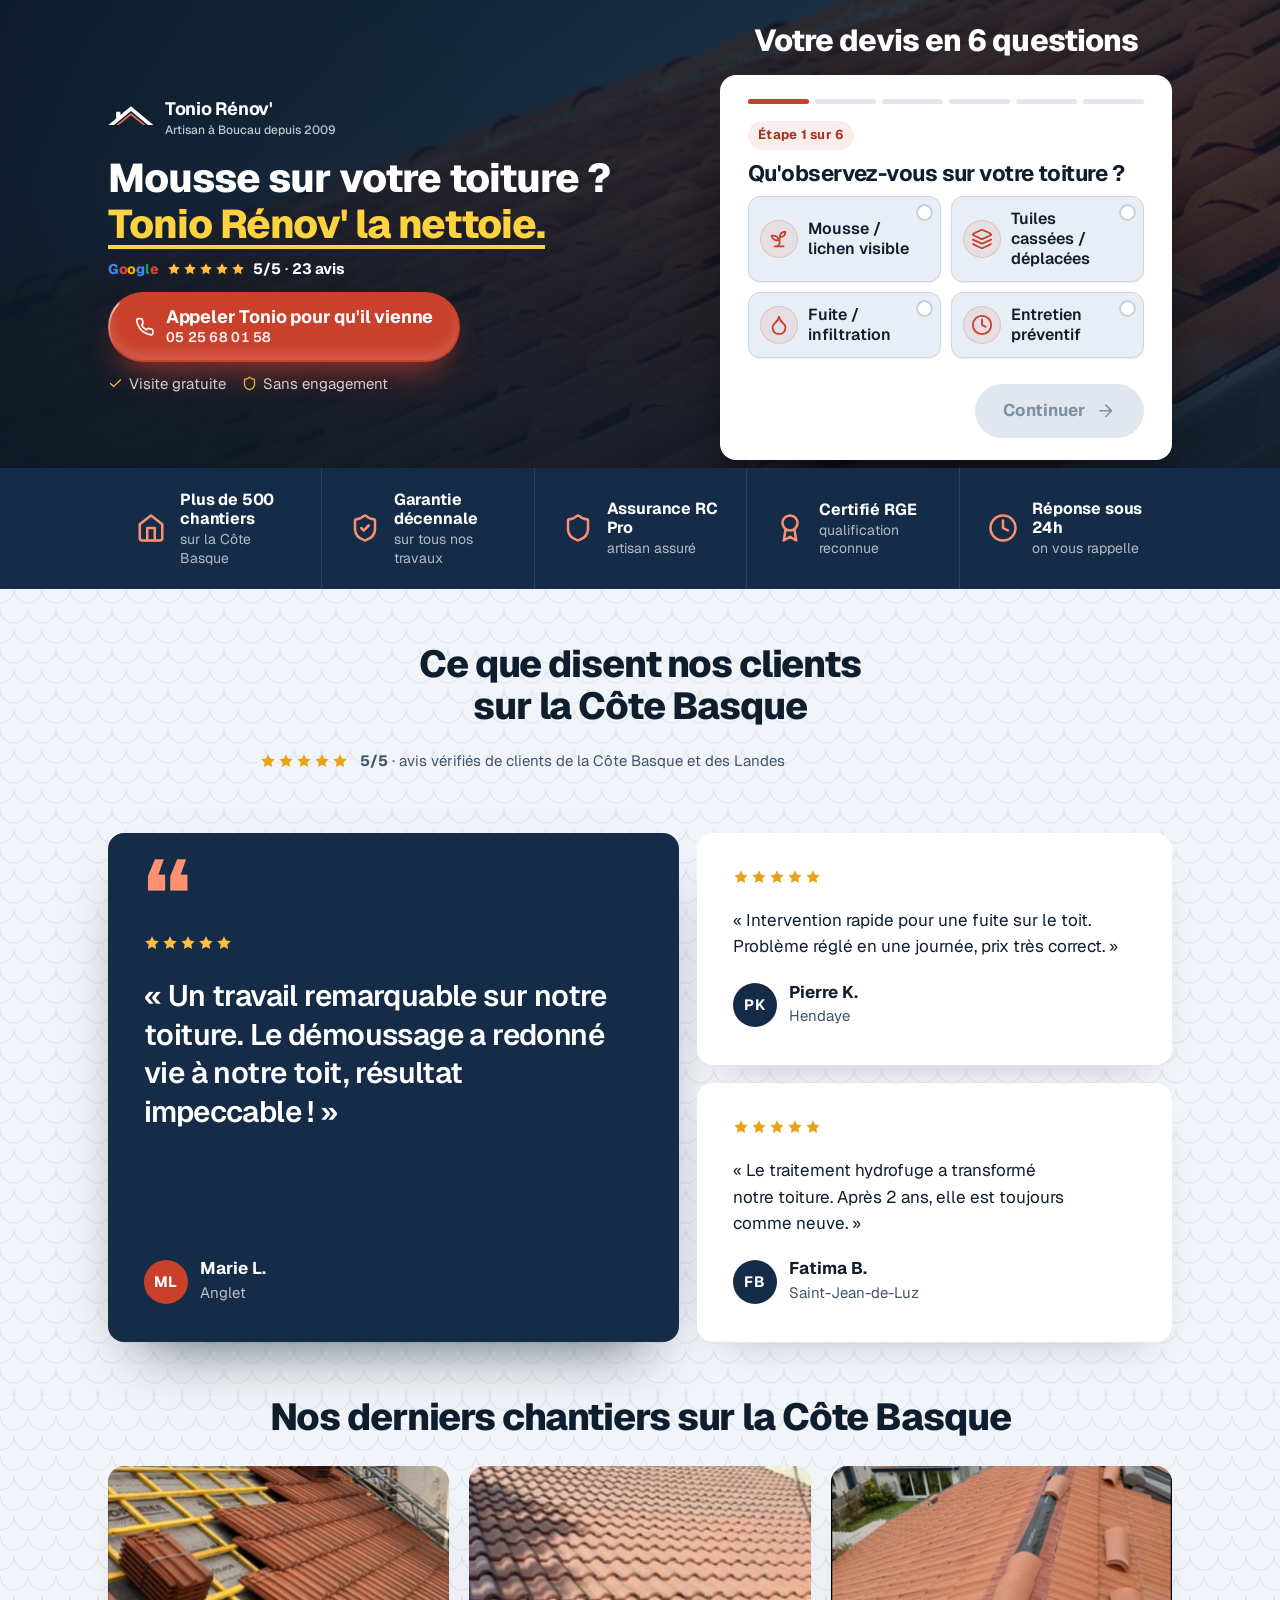
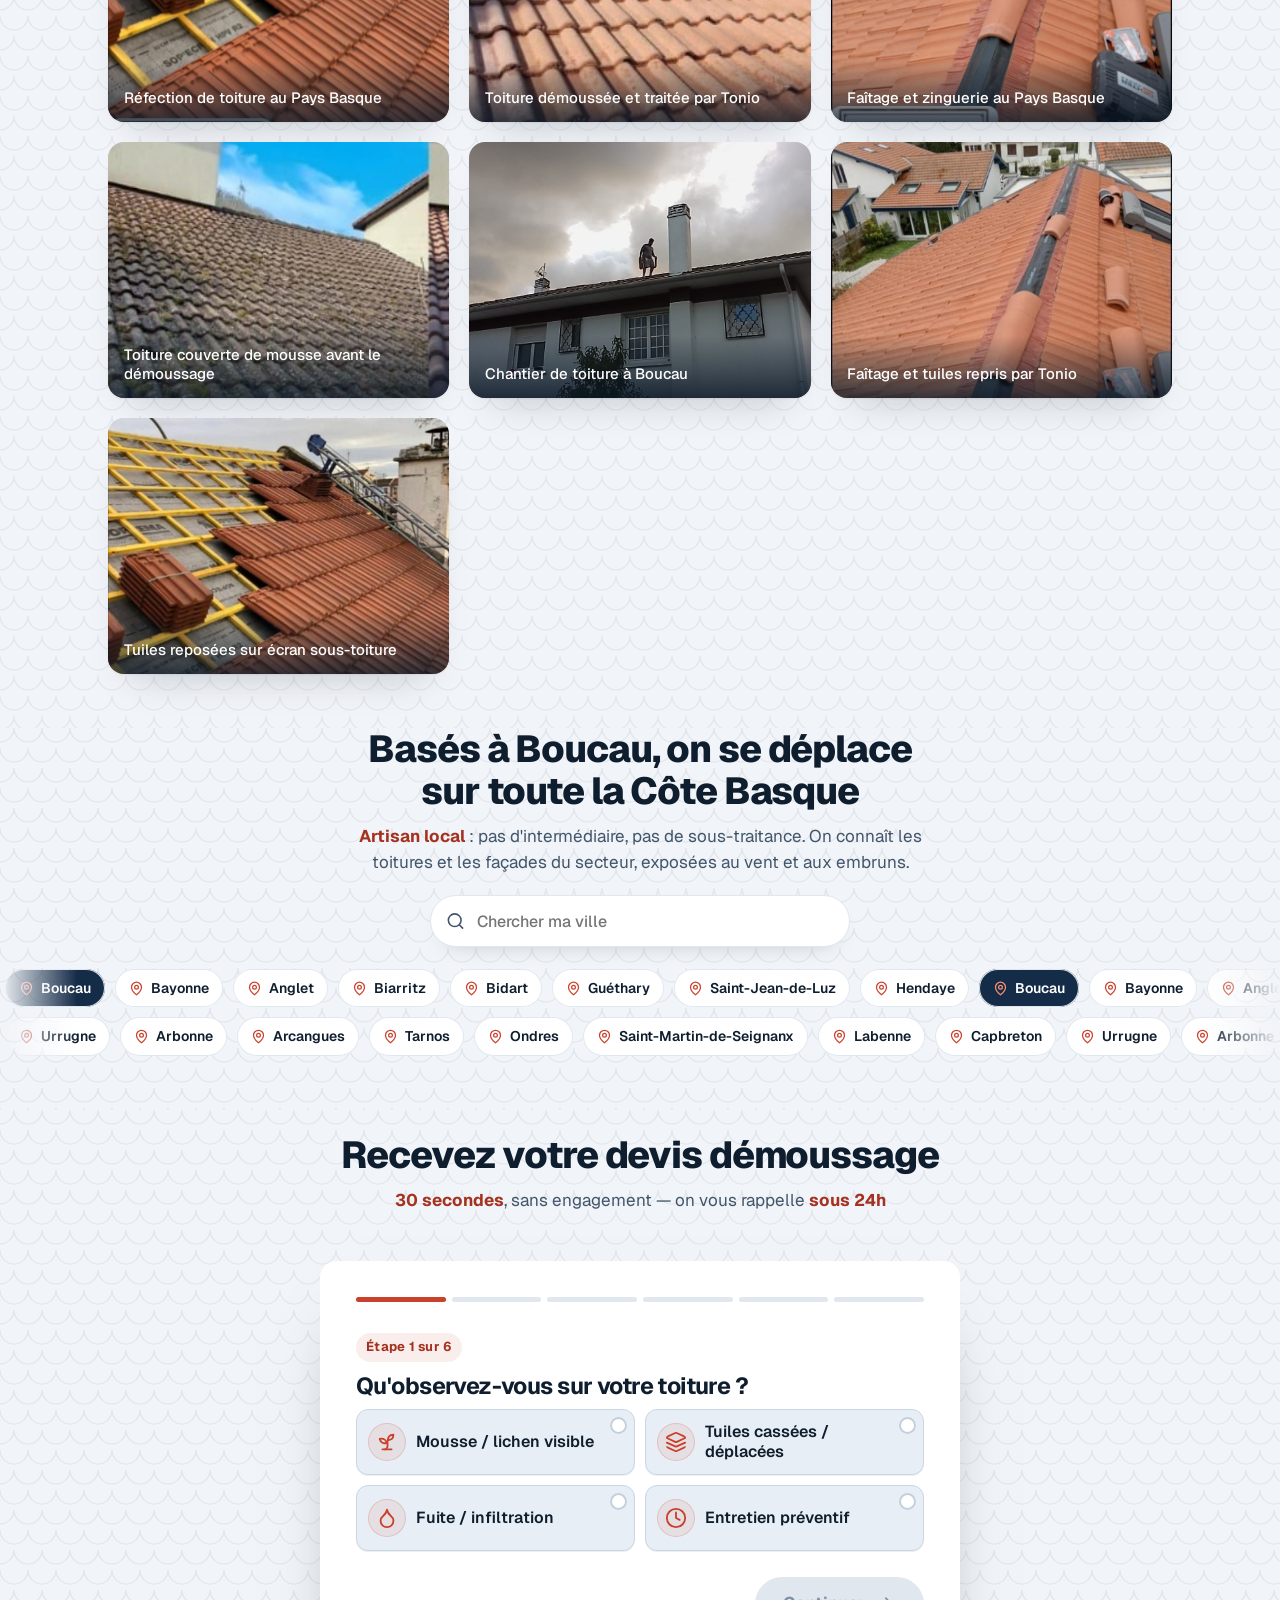
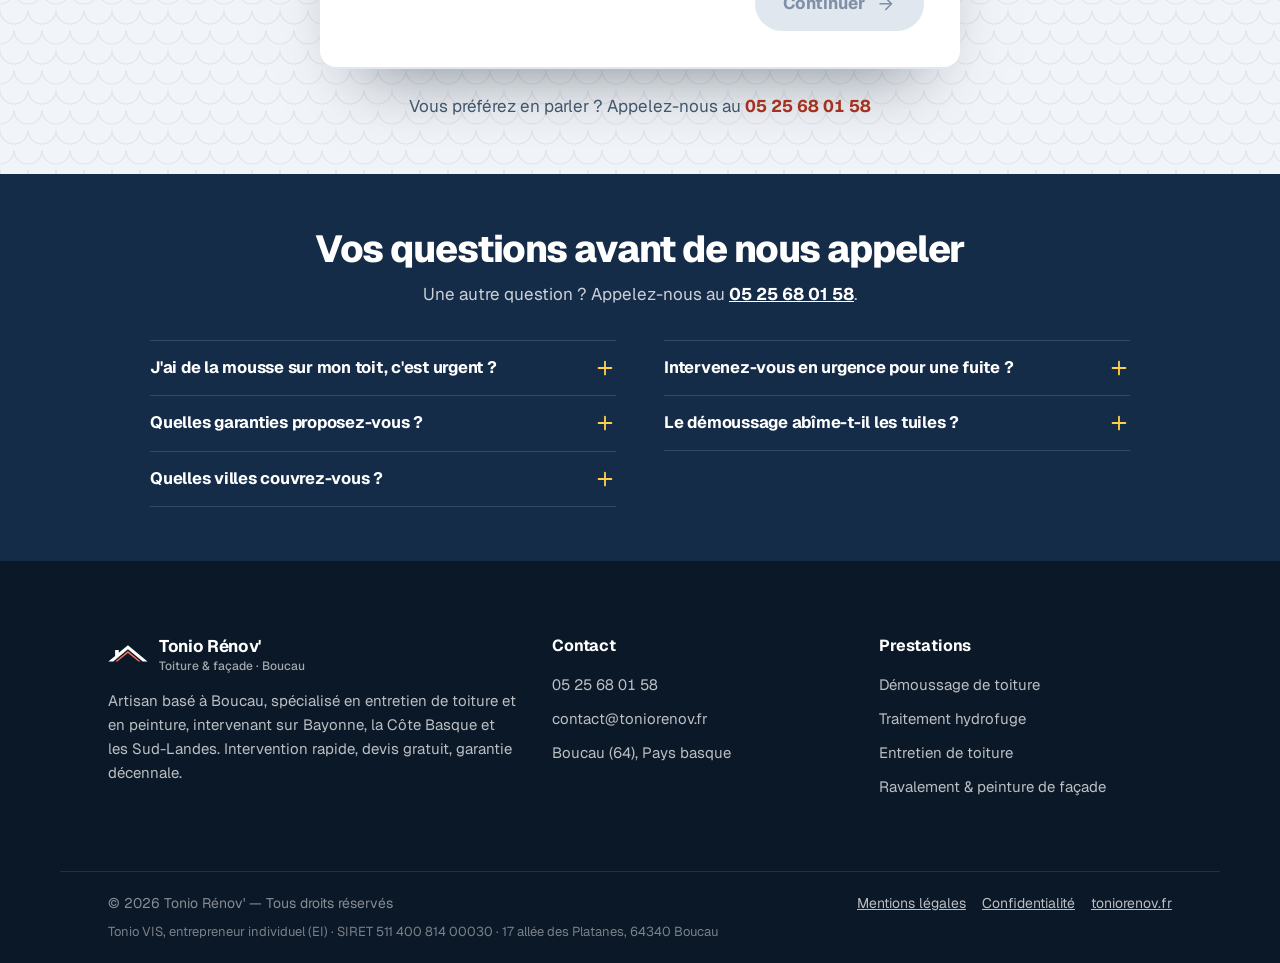
<file: index.html>
<!DOCTYPE html>
<html lang="fr">
<head>
<script>document.documentElement.classList.add('js')</script>
<!-- Google Tag Manager -->
<script>(function(w,d,s,l,i){w[l]=w[l]||[];w[l].push({'gtm.start':
new Date().getTime(),event:'gtm.js'});var f=d.getElementsByTagName(s)[0],
j=d.createElement(s),dl=l!='dataLayer'?'&l='+l:'';j.async=true;j.src=
'https://www.googletagmanager.com/gtm.js?id='+i+dl;f.parentNode.insertBefore(j,f);
})(window,document,'script','dataLayer','GTM-5VBQJ4RZ');</script>
<!-- End Google Tag Manager -->
<!-- Google Ads Conversion Tag (direct, backup de GTM) -->
<script async src="https://www.googletagmanager.com/gtag/js?id=AW-18220615555"></script>
<script>
window.dataLayer = window.dataLayer || [];
function gtag(){dataLayer.push(arguments);}
gtag('js', new Date());
gtag('config', 'AW-18220615555');
</script>
<!-- End Google Ads Conversion Tag -->
<meta charset="UTF-8">
<meta name="viewport" content="width=device-width, initial-scale=1">
<title>Nettoyage & démoussage de toiture — Bayonne · Tonio Rénov'</title>
<meta name="description" content="Démoussage et nettoyage de toiture à Bayonne, Côte Basque et Sud-Landes. Traitement hydrofuge, devis gratuit sous 24h, garantie décennale.">
<meta name="theme-color" content="#0b1827">
<meta property="og:type" content="website">
<meta property="og:title" content="Nettoyage & démoussage de toiture — Bayonne · Tonio Rénov'">
<meta property="og:description" content="Démoussage et nettoyage de toiture à Bayonne, Côte Basque et Sud-Landes. Traitement hydrofuge, devis gratuit sous 24h, garantie décennale.">
<meta property="og:image" content="https://toniorenov.fr/roof.jpg">
<link rel="canonical" href="https://toniorenov.fr/">
<link rel="icon" type="image/svg+xml" href="/favicon.svg">
<link rel="preload" as="image" href="/roof.jpg" fetchpriority="high">
<link rel="preconnect" href="https://fonts.googleapis.com">
<link rel="preconnect" href="https://fonts.gstatic.com" crossorigin>
<link href="https://fonts.googleapis.com/css2?family=Geist:wght@400;500;600;700;800&amp;display=swap" rel="stylesheet">
<style>
/* =====================================================================
   Tonio Rénov' — landings Google Ads (modèle réutilisable)
   Source unique du design : _src/style.css  → build.py l'injecte dans
   chacune des pages. Ne pas éditer les index.html générés à la main.
   Palette tirée du logo (marine + rouge) et de la tuile canal du métier.
   ===================================================================== */
:root{
  --nuit:#0b1827;
  --marine:#152c48;
  --marine-2:#21456b;
  --tuile:#c9402b;
  --tuile-fonce:#a53220;
  --tuile-clair:#ff9070;
  --jaune:#ffd23f;
  --ciel:#f1f4f8;
  --ciel-2:#e0e7ef;
  --texte:#0f1e2e;
  --texte-2:#41556b;
  --vert:#2f8a5b;
  --vert-clair:#8fd4ac;
  --font:'Geist',system-ui,-apple-system,'Segoe UI',Roboto,'Helvetica Neue',Arial,sans-serif;
  --ease:cubic-bezier(.22,1,.36,1);
  --gutter:clamp(20px,5vw,48px);
  --max:1160px;
  --r:16px;
  /* écailles de tuile : texture discrète des fonds clairs */
  --ecailles:url("data:image/svg+xml,%3Csvg xmlns='http://www.w3.org/2000/svg' width='56' height='40' viewBox='0 0 56 40'%3E%3Cg fill='none' stroke='%23152c48' stroke-opacity='.075' stroke-width='1.2'%3E%3Cpath d='M0 20a14 14 0 0 0 28 0M28 20a14 14 0 0 0 28 0'/%3E%3Cpath d='M-14 0a14 14 0 0 0 28 0M14 0a14 14 0 0 0 28 0M42 0a14 14 0 0 0 28 0'/%3E%3Cpath d='M-14 40a14 14 0 0 0 28 0M14 40a14 14 0 0 0 28 0M42 40a14 14 0 0 0 28 0'/%3E%3C/g%3E%3C/svg%3E");
  --ecailles-blanc:url("data:image/svg+xml,%3Csvg xmlns='http://www.w3.org/2000/svg' width='56' height='40' viewBox='0 0 56 40'%3E%3Cg fill='none' stroke='%23ffffff' stroke-opacity='.12' stroke-width='1.2'%3E%3Cpath d='M0 20a14 14 0 0 0 28 0M28 20a14 14 0 0 0 28 0'/%3E%3Cpath d='M-14 0a14 14 0 0 0 28 0M14 0a14 14 0 0 0 28 0M42 0a14 14 0 0 0 28 0'/%3E%3Cpath d='M-14 40a14 14 0 0 0 28 0M14 40a14 14 0 0 0 28 0M42 40a14 14 0 0 0 28 0'/%3E%3C/g%3E%3C/svg%3E");
}

*,*::before,*::after{box-sizing:border-box}
html{scroll-behavior:smooth;scroll-padding-top:84px;-webkit-text-size-adjust:100%}
body{margin:0;background:var(--ciel);color:var(--texte);font-family:var(--font);font-size:1.0625rem;line-height:1.6;-webkit-font-smoothing:antialiased;text-rendering:optimizeLegibility;font-optical-sizing:auto}
img{max-width:100%;height:auto;display:block}
h1,h2,h3,p,ul,ol,figure,blockquote{margin:0}
ul,ol{padding:0;list-style:none}
a{color:inherit}
strong{font-weight:700;color:var(--tuile-fonce)}
::selection{background:var(--tuile);color:#fff}
:focus-visible{outline:3px solid var(--tuile-clair);outline-offset:3px;border-radius:6px}
.wrap{width:100%;max-width:var(--max);margin-inline:auto;padding-inline:var(--gutter)}
.sr{position:absolute;width:1px;height:1px;overflow:hidden;clip:rect(0 0 0 0);white-space:nowrap}
.skip{position:absolute;left:12px;top:-60px;z-index:100;background:#fff;color:var(--texte);padding:10px 16px;border-radius:10px;font-weight:600;text-decoration:none;transition:top .2s}
.skip:focus{top:12px}
.ic{width:1.25em;height:1.25em;flex:none;stroke:currentColor;fill:none;stroke-width:2;stroke-linecap:round;stroke-linejoin:round}
.ic-fill{fill:currentColor;stroke:none}

/* ---------- Titres ---------- */
h1,h2,h3{font-weight:800;letter-spacing:-.03em;line-height:1.06;text-wrap:balance}
h2{font-size:clamp(1.9rem,1rem + 3.6vw,3.2rem)}
h3{font-size:1.1875rem;letter-spacing:-.015em;line-height:1.25;font-weight:700}
.lead{font-size:1.1875rem;color:var(--texte-2);max-width:56ch;text-wrap:pretty}
h2+.lead,h2+p{margin-top:20px}
.on-dark{color:#fff}
.on-dark strong{color:var(--tuile-clair)}
.on-dark .lead{color:rgba(255,255,255,.78)}
/* Rareté honnête : petit paragraphe italique discret au-dessus du CTA final, pose la capacité réelle sans faire de pression fake. */
.rarete{margin-top:14px;font-size:.9375rem;color:rgba(255,255,255,.72);font-style:italic}
/* PS final : vendre contre le coût de l'inaction (Sabri). Plus petit que le body mais pas caché, tout le monde scroll jusqu'ici. */
.ps{margin-top:22px;max-width:62ch;margin-inline:auto;font-size:.9375rem;line-height:1.55;color:rgba(255,255,255,.82);text-wrap:pretty}
.ps strong{color:#fff}

/* Animation de titres (21st.dev « Blur Out Up ») : chaque mot sort du flou */
.w{display:inline-block}
@keyframes fadeUp{from{opacity:0;transform:translateY(18px)}to{opacity:1;transform:none}}
/* Rien ici ne masque le contenu : les classes .reveal / .split restent dans le HTML
   mais n'ont plus d'effet. Une animation d'apparition qui n'avance pas (onglet en
   arrière-plan, appareil lent, navigateur bridé) laissait le texte à opacité 0 —
   inacceptable sur une page qui reçoit du trafic payant. */

/* ---------- Boutons (21st.dev « Shimmer Button » : lumière qui longe le contour) ---------- */
.btn{--h:58px;position:relative;isolation:isolate;overflow:hidden;display:inline-flex;align-items:center;justify-content:center;gap:.65em;min-height:var(--h);padding:0 1.8rem;border:0;border-radius:999px;font:700 1.0625rem/1 var(--font);letter-spacing:-.005em;text-decoration:none;cursor:pointer;white-space:nowrap;transition:transform .3s var(--ease),box-shadow .3s var(--ease),color .3s;-webkit-tap-highlight-color:transparent;touch-action:manipulation}
.btn:active{transform:translateY(1px) scale(.985)}
.btn .ic{width:1.15em;height:1.15em}
.btn .arr{transition:transform .35s var(--ease)}
.btn:hover .arr{transform:translateX(5px)}
.btn .btn-ph{animation:btnPhone 2.4s ease-in-out infinite}
@keyframes btnPhone{0%,70%,100%{transform:rotate(0)}10%{transform:rotate(-14deg)}20%{transform:rotate(14deg)}30%{transform:rotate(-10deg)}40%{transform:rotate(10deg)}50%{transform:rotate(0)}}
.btn-sm{--h:42px;padding:0 1.15rem;font-size:.9375rem}

.btn-call{background:var(--tuile);color:#fff;box-shadow:0 18px 34px -14px rgba(201,64,43,.85)}
.btn-call:hover{transform:translateY(-3px);box-shadow:0 24px 40px -14px rgba(201,64,43,.95)}
.sh-spark{position:absolute;inset:0;z-index:-2;overflow:hidden;container-type:size;filter:blur(1.5px);border-radius:inherit}
.sh-slide{position:absolute;inset:0;height:100cqh;aspect-ratio:1;animation:shSlide 3.4s ease-in-out infinite alternate}
.sh-spin{position:absolute;inset:-100%;width:auto;background:conic-gradient(from calc(270deg - 45deg),transparent 0,rgba(255,255,255,.95) 90deg,transparent 90deg);animation:shSpin 6.8s linear infinite}
.sh-back{position:absolute;inset:2px;z-index:-1;border-radius:inherit;background:var(--tuile);box-shadow:inset 0 -8px 12px rgba(255,255,255,.14);transition:box-shadow .3s}
.btn-call:hover .sh-back{box-shadow:inset 0 -10px 14px rgba(255,255,255,.26)}
@keyframes shSlide{to{transform:translate(calc(100cqw - 100%),0)}}
@keyframes shSpin{0%{transform:translateZ(0) rotate(0)}15%,35%{transform:translateZ(0) rotate(90deg)}65%,85%{transform:translateZ(0) rotate(270deg)}100%{transform:translateZ(0) rotate(360deg)}}
.ring{transform-origin:50% 50%;animation:ring 4.2s ease-in-out infinite}
@keyframes ring{0%,60%,100%{transform:rotate(0)}6%{transform:rotate(-16deg)}12%{transform:rotate(14deg)}18%{transform:rotate(-12deg)}24%{transform:rotate(10deg)}30%{transform:rotate(-6deg)}36%{transform:rotate(0)}}

.btn-ghost{background:rgba(255,255,255,.08);color:#fff;box-shadow:inset 0 0 0 1.5px rgba(255,255,255,.42);backdrop-filter:blur(8px);-webkit-backdrop-filter:blur(8px)}
.btn-ghost::before{content:"";position:absolute;inset:0;z-index:-1;background:#fff;transform:translateY(102%);transition:transform .5s var(--ease)}
.btn-ghost:hover{color:var(--nuit);transform:translateY(-3px)}
.btn-ghost:hover::before{transform:none}

.btn-light{background:#fff;color:var(--tuile-fonce);box-shadow:0 18px 34px -16px rgba(11,24,39,.55)}
.btn-light:hover{transform:translateY(-3px)}
.btn-outline-light{background:transparent;color:#fff;box-shadow:inset 0 0 0 1.5px rgba(255,255,255,.65)}
.btn-outline-light::before{content:"";position:absolute;inset:0;z-index:-1;background:#fff;transform:translateY(102%);transition:transform .5s var(--ease)}
.btn-outline-light:hover{color:var(--tuile-fonce);transform:translateY(-3px)}
.btn-outline-light:hover::before{transform:none}

/* ---------- Barre du haut : visible dès l'arrivée, reste collée en scrollant ---------- */
.bar{position:sticky;top:0;z-index:60;background:rgba(11,24,39,.96);-webkit-backdrop-filter:blur(16px) saturate(1.3);backdrop-filter:blur(16px) saturate(1.3);border-bottom:1px solid rgba(255,255,255,.09);transition:box-shadow .3s}
body.scrolled .bar{box-shadow:0 12px 30px -18px rgba(0,0,0,.7)}
.bar-in{max-width:var(--max);margin-inline:auto;height:64px;padding-inline:var(--gutter);display:flex;align-items:center;justify-content:space-between;gap:14px}
.brand{display:flex;align-items:center;gap:11px;color:#fff;text-decoration:none;min-width:0}
.brand svg{width:40px;height:auto;flex:none}
.brand b{font-size:1.0625rem;font-weight:700;letter-spacing:-.02em;white-space:nowrap}
.brand small{display:block;font-size:.75rem;font-weight:500;color:rgba(255,255,255,.62);letter-spacing:0;line-height:1.1}
/* Header épuré : brand + lien tel discret, PAS de deuxième CTA. Le FAB flottant prend le relais après scroll, et le hero porte le vrai CTA. */
.bar-tel-link{display:inline-flex;align-items:center;gap:.5em;color:#fff;font-weight:600;font-size:.9375rem;text-decoration:none;font-variant-numeric:tabular-nums;letter-spacing:-.01em;padding:8px 10px;border-radius:999px;transition:background .2s}
.bar-tel-link:hover{background:rgba(255,255,255,.08)}
.bar-tel-link .ic{width:1.1em;height:1.1em}
@media(max-width:430px){.brand small{display:none}.bar-tel-num{display:none}.bar-tel-link{padding:10px}}

/* ---------- Hero : la photo EST le fond ---------- */
.hero{position:relative;isolation:isolate;display:flex;align-items:center;color:#fff;background:var(--nuit);overflow:hidden}
.hero-bg{position:absolute;inset:0;z-index:-2}
.hero-bg img{width:100%;height:100%;object-fit:cover;object-position:var(--pos,62% 42%)}
/* Voile tamisé bleu nuit sur toute la photo de fond (règle Emrick 18/11) : fait ressortir texte, bouton et formulaire. */
.hero::before{content:"";position:absolute;inset:0;z-index:-1;background:linear-gradient(rgba(11,24,39,.45),rgba(11,24,39,.45)),linear-gradient(180deg,rgba(11,24,39,.5) 0%,rgba(11,24,39,.12) 26%,rgba(11,24,39,.66) 62%,rgba(11,24,39,.96) 100%),linear-gradient(90deg,rgba(11,24,39,.7) 0%,rgba(11,24,39,.22) 58%,rgba(11,24,39,0) 100%)}
.hero-in{width:100%;max-width:var(--max);margin-inline:auto;padding:clamp(40px,7vh,96px) var(--gutter) clamp(40px,7vh,96px);display:grid;gap:clamp(28px,4vw,56px);align-items:center}
/* Hero centré (demande Emrick 09/11) : plus posé, plus LP de conversion. En desktop quand on passe en split (hero-copy à gauche, formulaire à droite), on revient à text-align:left — un texte centré dans une colonne gauche tombe mal à côté d'un bloc à droite. */
.hero-copy{text-align:center}
.hero-cta{justify-content:center}
.hero-proof{justify-content:center}
.hero h1{font-size:clamp(1.55rem,.9rem + 2.2vw,2.5rem);line-height:1.15;letter-spacing:-.025em;text-wrap:balance}
.hero mark{background:linear-gradient(var(--jaune),var(--jaune)) no-repeat 0 94%/100% .1em;color:var(--jaune);-webkit-box-decoration-break:clone;box-decoration-break:clone;padding-bottom:.06em;white-space:nowrap}
@media(max-width:400px){.hero h1 mark{font-size:.92em}}
.hero-sub{margin-top:clamp(16px,2.4vh,24px);max-width:42ch;font-size:clamp(1.0625rem,.95rem + .55vw,1.3125rem);line-height:1.5;color:rgba(255,255,255,.88);text-wrap:pretty}
.hero-sub strong{color:#fff;font-weight:700;background:linear-gradient(rgba(201,64,43,.55),rgba(201,64,43,.55)) no-repeat 0 100%/100% .38em;padding:0 .06em}
.hero-cta{margin-top:clamp(20px,3.5vh,32px);display:flex;flex-wrap:wrap;align-items:center;gap:14px 20px}
.hero-proof{margin-top:16px;display:flex;flex-wrap:wrap;align-items:center;gap:8px 16px;font-size:.9375rem;color:rgba(255,255,255,.85)}
.stars{display:inline-flex;gap:2px;color:#ffbf47}
.stars .ic{width:16px;height:16px}
.hero-proof span{display:inline-flex;align-items:center;gap:.4em}
.hero-proof .ic{width:1em;height:1em;color:#ffbf47}
.hero-num{font-variant-numeric:tabular-nums;font-weight:600;color:#fff;letter-spacing:.01em}
.hero-num::before{content:"·";margin-right:.5em;color:rgba(255,255,255,.4)}
/* Badge « Avis Google · 23 avis » juste au-dessus du CTA — social proof pointée, pas pavé. */
.google-badge{display:inline-flex;align-items:center;gap:.55em;margin-top:clamp(18px,3vh,24px);padding:7px 14px 7px 12px;background:rgba(255,255,255,.08);border:1px solid rgba(255,255,255,.14);border-radius:999px;color:#fff;text-decoration:none;font-size:.9375rem;font-weight:500;transition:background .2s}
.google-badge:hover{background:rgba(255,255,255,.14)}
.google-badge .g-logo{display:inline-flex;font-family:Geist,system-ui,sans-serif;font-weight:800;font-size:.875rem;letter-spacing:-.02em}
.google-badge .g-logo b{font-weight:800}
.google-badge .stars .ic{width:14px;height:14px}
.google-badge b{font-weight:700}
/* CTA primaire du hero : même intensité que btn-call pour que « Décrire mon besoin » porte seul la conversion. */
.btn-primary{background:var(--tuile);color:#fff;box-shadow:0 18px 34px -14px rgba(201,64,43,.85)}
.btn-primary:hover{transform:translateY(-3px);box-shadow:0 24px 40px -14px rgba(201,64,43,.95)}
.btn-primary:hover .sh-back{box-shadow:inset 0 -10px 14px rgba(255,255,255,.26)}
.btn-stack{--h:70px;padding:0 1.7rem}
.btn-stack .btn-txt{display:inline-flex;flex-direction:column;align-items:flex-start;line-height:1.05;text-align:left}
.btn-stack .btn-txt b{font-weight:700;font-size:1.3125rem;letter-spacing:-.005em;font-variant-numeric:tabular-nums}
.btn-stack .btn-txt small{font-weight:500;font-size:.78125rem;opacity:.92;letter-spacing:.01em;margin-top:2px;text-transform:none}
@media(max-width:560px){.btn-stack{--h:66px;padding:0 1.35rem}.btn-stack .btn-txt b{font-size:1.1875rem}.btn-stack .btn-txt small{font-size:.75rem}}
@media(max-width:360px){.btn-stack .btn-txt b{font-size:1.125rem}}
/* Appel direct : lien assumé, pas 2e bouton concurrent. Le numéro reste visible pour les urgents. */
.btn-tel{display:inline-flex;align-items:center;gap:.55em;color:#fff;font-weight:600;font-size:1rem;text-decoration:underline;text-decoration-color:rgba(255,255,255,.4);text-underline-offset:4px;transition:text-decoration-color .2s}
.btn-tel:hover{text-decoration-color:#fff}
.btn-tel b{font-variant-numeric:tabular-nums;letter-spacing:.01em}
.btn-tel .ic{width:1.15em;height:1.15em}
@media(max-width:560px){
  .hero-cta .btn{width:100%}
  .hero-in{padding:30px var(--gutter) 24px}
  .hero-sub{margin-top:16px}
  .hero-cta{margin-top:22px;gap:14px}
  .hero-cta .btn{--h:54px}
  .btn-tel{justify-content:center;width:100%;padding:8px 0}
  .hero-proof{margin-top:14px;gap:6px 14px;font-size:.875rem}
  .google-badge{font-size:.875rem;padding:6px 12px 6px 10px}
  .hero-eyebrow{font-size:.8125rem;gap:6px 14px}
}

/* ---------- Formulaire du hero ----------
   Ordinateur : texte et boutons à gauche, formulaire à droite, sur la même ligne.
   Mobile : titre + boutons d'appel d'abord, formulaire directement en dessous. */
@media(min-width:1060px){
  .hero-in{grid-template-columns:minmax(0,1fr) minmax(392px,452px);padding-block:clamp(72px,8vh,112px)}
  .hero::before{background:linear-gradient(rgba(11,24,39,.42),rgba(11,24,39,.42)),linear-gradient(90deg,rgba(11,24,39,.92) 0%,rgba(11,24,39,.72) 46%,rgba(11,24,39,.5) 100%),linear-gradient(180deg,rgba(11,24,39,.35) 0%,rgba(11,24,39,.2) 40%,rgba(11,24,39,.6) 100%)}
  /* Quand hero split (texte à gauche, formulaire à droite), le centrage tombe mal. On revient à gauche. */
  .hero-copy{text-align:left}
  .hero-cta{justify-content:flex-start}
  .hero-proof{justify-content:flex-start}
  /* Garantit que la colonne droite (formulaire) ne touche jamais le bord bas du hero. */
  .hero-form{padding-bottom:8px}
}
.hero-form{min-width:0}
.hf-head{margin-bottom:18px;text-align:center}
.hf-t{font-size:clamp(1.45rem,1.15rem + 1.1vw,1.9rem);line-height:1.15;letter-spacing:-.03em;color:#fff}
.hf-sub{margin-top:8px;font-size:1rem;line-height:1.5;color:rgba(255,255,255,.8)}
.hf-sub strong{color:#fff}
.hero-form .devis-shell{margin:0;max-width:none;box-shadow:0 2px 0 rgba(11,24,39,.14),0 46px 80px -34px rgba(0,0,0,.9)}
.hero-form .progress{margin-bottom:24px}
@media(max-width:1059px){
  .hero-form{margin-top:clamp(20px,3.5vh,32px);max-width:640px}
  .hero-in{gap:0}
}

/* ---------- Bandeau de preuves ---------- */
.band{background:var(--marine);color:#fff}
.band ul{display:grid;grid-template-columns:repeat(2,minmax(0,1fr))}
.band li{display:flex;align-items:center;gap:14px;padding:22px clamp(14px,2.2vw,28px);border-top:1px solid rgba(255,255,255,.1);border-left:1px solid rgba(255,255,255,.1)}
.band li:nth-child(-n+2){border-top:0}
.band li:nth-child(odd){border-left:0}
.band .ic{width:30px;height:30px;color:var(--tuile-clair)}
.band b{display:block;font-size:1rem;letter-spacing:-.01em;line-height:1.2}
.band small{display:block;font-size:.875rem;color:rgba(255,255,255,.68);line-height:1.3;margin-top:2px}
@media(min-width:1040px){.band ul{grid-template-columns:repeat(5,minmax(0,1fr))}.band li{border-top:0;border-left:1px solid rgba(255,255,255,.1)}.band li:nth-child(odd){border-left:1px solid rgba(255,255,255,.1)}.band li:first-child{border-left:0}}
@media(max-width:1039px){.band li:last-child{grid-column:1/-1;border-left:0;justify-content:center}}

.lbl-short{display:none}
@media(max-width:380px){
  .lbl-short{display:inline}.lbl-long{display:none}
  .brand svg{width:34px}
  .band li{padding:18px 12px;gap:10px}
  .band .ic{width:24px;height:24px}
  .band b{font-size:.9375rem}
  .band small{font-size:.8125rem}
  .bar-in{gap:8px}
  .btn-sm{padding:0 .95rem}
  .fab{min-height:54px;padding:0 1.25rem 0 1.05rem}
}

/* ---------- Sections ---------- */
.sec{padding-block:clamp(64px,9vw,120px)}
.sec-light{background:var(--ciel) var(--ecailles)}
.sec-dark{background:var(--nuit);color:#fff}
.sec-head{max-width:760px}
.sec-head.center{margin-inline:auto;text-align:center}
.sec-head .lead{margin-top:18px}
.sec-head.center .lead{margin-inline:auto}

/* Galerie photos : vraies réalisations Tonio scrapées sur toniorenov.fr.
   Remplace la section « avant/après + bullet points » qui était trop verbeuse.
   Mobile 1 col, desktop 3 col, hover zoom léger, caption géolocalisée en bas. */
.gal-grid{list-style:none;margin:28px 0 0;padding:0;display:grid;grid-template-columns:1fr;gap:14px}
@media(min-width:760px){.gal-grid{grid-template-columns:repeat(3,1fr);gap:20px}}
.gal-grid li{position:relative;aspect-ratio:4/3;overflow:hidden;border-radius:16px;background:var(--trait,#e6e2db);box-shadow:0 1px 2px rgba(11,24,39,.06),0 24px 38px -24px rgba(11,24,39,.22)}
.gal-grid img{width:100%;height:100%;object-fit:cover;display:block;transition:transform .5s ease}
.gal-grid li:hover img{transform:scale(1.05)}
.gal-grid figcaption{position:absolute;inset:auto 0 0 0;padding:28px 16px 14px;color:#fff;font-weight:500;font-size:.9375rem;background:linear-gradient(transparent,rgba(11,24,39,.78));line-height:1.3}

/* signes : lignes, pas de cartes */
.signs-grid{display:grid;gap:clamp(30px,5vw,72px)}
@media(min-width:920px){.signs-grid{grid-template-columns:.92fr 1.08fr;align-items:start}.signs-head{position:sticky;top:104px}}
.sign{display:grid;grid-template-columns:52px 1fr;gap:18px;padding:26px 0;border-top:1px solid var(--ciel-2);align-items:start}
.sign:last-child{border-bottom:1px solid var(--ciel-2)}
.sign-ic{width:52px;height:52px;border-radius:14px;background:var(--marine);color:#fff;display:grid;place-items:center;transition:transform .5s var(--ease),background .3s}
.sign:hover .sign-ic{transform:rotate(-6deg) scale(1.06);background:var(--tuile)}
.sign-ic .ic{width:24px;height:24px}
.sign p{margin-top:6px;color:var(--texte-2);max-width:52ch}

/* méthode : vraie séquence → numérotée */
.steps{position:relative;display:grid;gap:34px;margin-top:clamp(40px,6vw,72px)}
.steps::before,.steps::after{content:"";position:absolute;left:25px;top:26px;bottom:26px;width:2px;background:rgba(255,255,255,.14)}
.steps::after{background:var(--tuile);transform:scaleY(0);transform-origin:top;transition:transform .9s var(--ease) .1s}
.steps.in::after{transform:scaleY(1)}
.step{position:relative;z-index:1;padding-left:76px}
.step-n{position:absolute;left:0;top:0;width:52px;height:52px;border-radius:50%;display:grid;place-items:center;background:var(--nuit);box-shadow:inset 0 0 0 2px rgba(255,255,255,.22);font-weight:800;font-size:1.125rem;color:var(--tuile-clair);font-variant-numeric:tabular-nums}
.step p{margin-top:8px;color:rgba(255,255,255,.74);max-width:36ch}
.step h3{padding-top:12px}
@media(min-width:920px){
  .steps{grid-template-columns:repeat(4,1fr);gap:28px}
  .steps::before,.steps::after{left:26px;right:26px;top:25px;bottom:auto;height:2px;width:auto}
  .steps::after{transform:scaleX(0);transform-origin:left}
  .steps.in::after{transform:scaleX(1)}
  .step{padding:78px 0 0}
  .step-n{left:0}
  .step h3{padding-top:0}
}

/* avant / après */
.real-grid{display:grid;gap:clamp(24px,4vw,40px) clamp(30px,5vw,72px);grid-template-areas:"head" "ba" "list";align-items:start}
.real-head{grid-area:head}
.real-list{grid-area:list;display:grid;gap:16px}
.ba-col{grid-area:ba;min-width:0}
@media(min-width:920px){.real-grid{grid-template-columns:1.1fr .9fr;grid-template-areas:"ba head" "ba list";align-items:start;grid-template-rows:auto 1fr}.real-list{margin-top:6px}}
.real-list li{display:flex;gap:14px;align-items:flex-start;color:var(--texte)}
.real-list .ic{margin-top:.2em;color:var(--vert);width:22px;height:22px}
.ba{margin:0}
.ba-stage{position:relative;aspect-ratio:4/3.3;border-radius:var(--r);overflow:hidden;background:var(--marine);user-select:none;-webkit-user-select:none;box-shadow:0 30px 60px -36px rgba(11,24,39,.7)}
.ba-img{position:absolute;inset:0;width:100%;height:100%;object-fit:cover;display:block}
.ba-before{clip-path:inset(0 calc(100% - var(--pos,50%)) 0 0)}
.ba-line{position:absolute;top:0;bottom:0;left:var(--pos,50%);width:3px;margin-left:-1.5px;background:#fff;box-shadow:0 0 22px rgba(0,0,0,.45);pointer-events:none}
.ba-knob{position:absolute;top:50%;left:50%;width:52px;height:52px;border-radius:50%;background:#fff;color:var(--nuit);display:grid;place-items:center;transform:translate(-50%,-50%);box-shadow:0 10px 26px -6px rgba(0,0,0,.55)}
.ba-knob .ic{width:24px;height:24px;stroke-width:2.4}
.ba-tag{position:absolute;top:14px;z-index:2;padding:8px 14px;border-radius:999px;background:rgba(11,24,39,.78);color:#fff;font-weight:700;font-size:.875rem;letter-spacing:-.005em;pointer-events:none;-webkit-backdrop-filter:blur(6px);backdrop-filter:blur(6px)}
.ba-tag-b{left:14px}
.ba-tag-a{right:14px;background:var(--tuile)}
.ba-range{position:absolute;inset:0;width:100%;height:100%;margin:0;opacity:0;cursor:ew-resize;-webkit-appearance:none;appearance:none;background:transparent;touch-action:pan-y;z-index:3}
.ba-range::-webkit-slider-thumb{-webkit-appearance:none;width:1px;height:100vh}
.ba-range::-moz-range-thumb{width:1px;height:100%;border:0;background:transparent}
.ba-range:focus-visible ~ .ba-line .ba-knob{outline:3px solid var(--tuile-clair);outline-offset:3px}
.ba-note{margin-top:12px;font-size:.875rem;color:var(--texte-2);display:flex;align-items:center;gap:.5em}
.ba-note .ic{width:16px;height:16px;flex:none}
.ba-split{display:grid;gap:12px}
@media(min-width:560px){.ba-split{grid-template-columns:1fr 1fr}}
.ba-split figure{margin:0;position:relative;border-radius:var(--r);overflow:hidden;aspect-ratio:16/11;background:var(--marine);box-shadow:0 30px 60px -36px rgba(11,24,39,.7)}
@media(min-width:560px){.ba-split figure{aspect-ratio:4/5}}
.ba-split img{position:absolute;inset:0;width:100%;height:100%;object-fit:cover}
.ba-split figcaption{position:absolute;left:14px;top:14px}

/* fonds photo des sections */
.has-bg{position:relative;isolation:isolate;overflow:hidden}
.sec-bg{position:absolute;inset:0;width:100%;height:100%;object-fit:cover;z-index:-1;pointer-events:none}
.sec-dark .sec-bg{opacity:.3;filter:grayscale(1) contrast(1.1)}
.sec-dark.has-bg::after{content:"";position:absolute;inset:0;z-index:-1;pointer-events:none;background:linear-gradient(180deg,var(--nuit) 0,rgba(11,24,39,.35) 28%,rgba(11,24,39,.35) 72%,var(--nuit) 100%)}
.cta .sec-bg{filter:grayscale(1) brightness(1.6) contrast(1.05);mix-blend-mode:multiply;opacity:.8}

/* avis */
.rev-grid{display:grid;gap:18px;margin-top:clamp(36px,5vw,60px)}
@media(min-width:920px){.rev-grid{grid-template-columns:1.2fr 1fr;grid-template-rows:auto auto}.rev.big{grid-row:1/3}}
.rev{background:#fff;border-radius:var(--r);padding:clamp(24px,3vw,36px);box-shadow:0 1px 0 var(--ciel-2),0 20px 40px -28px rgba(21,44,72,.35);display:flex;flex-direction:column;gap:22px}
.rev blockquote{font-size:1.0625rem;line-height:1.55;color:var(--texte);text-wrap:pretty}
.rev.big blockquote{font-size:clamp(1.35rem,1rem + 1.4vw,1.85rem);line-height:1.3;font-weight:600;letter-spacing:-.02em}
.rev.big{justify-content:flex-start;gap:26px;background:var(--marine);color:#fff;box-shadow:0 30px 60px -34px rgba(11,24,39,.8)}
.rev.big::before{content:"“";font-size:6rem;line-height:.55;height:.42em;color:var(--tuile-clair);font-weight:800;letter-spacing:-.05em}
.rev.big blockquote{color:#fff}
.rev.big .stars{color:#ffbf47}
.rev.big .rev-who small{color:rgba(255,255,255,.7)}
.rev.big .rev-av{background:var(--tuile)}
.rev.big .rev-who{margin-top:auto}
.rev .stars{color:#e8a416}
.rev-who{display:flex;align-items:center;gap:12px;margin-top:auto}
.rev-av{width:44px;height:44px;border-radius:50%;background:var(--marine);color:#fff;display:grid;place-items:center;font-weight:700;font-size:.9375rem;letter-spacing:.02em}
.rev-who b{display:block;line-height:1.2}
.rev-who small{color:var(--texte-2);font-size:.9375rem}
.rev-sum{display:flex;align-items:center;gap:12px;margin-top:22px;color:var(--texte-2);font-size:.9375rem}
.rev-sum .stars{color:#e8a416}

/* réponse à l'intention « prix » : de quoi dépend le devis */

/* devis (formulaire à choix) */
.devis-shell{max-width:640px;margin:clamp(32px,4vw,48px) auto 0;min-width:0;background:#fff;color:var(--texte);border-radius:var(--r);padding:clamp(22px,3.6vw,36px);box-shadow:0 2px 0 var(--ciel-2),0 40px 70px -40px rgba(11,24,39,.55)}
.progress{display:flex;gap:6px;margin-bottom:30px}
.progress i{flex:1;height:5px;border-radius:3px;background:var(--ciel-2);overflow:hidden;position:relative}
.progress i::after{content:"";position:absolute;inset:0;background:var(--tuile);transform:scaleX(0);transform-origin:left;transition:transform .5s var(--ease)}
.progress i.on::after{transform:none}
.fstep{display:none}
.fstep.active{display:block;animation:stepIn .55s var(--ease) both}
@keyframes stepIn{from{opacity:0;filter:blur(5px);transform:translateX(18px)}to{opacity:1;filter:blur(0);transform:none}}
.fcount{display:inline-block;font-size:.8125rem;letter-spacing:.02em;color:var(--tuile-fonce);font-weight:700;margin-bottom:10px;padding:4px 10px;border-radius:999px;background:rgba(201,64,43,.09)}
.fq{font-size:clamp(1.2rem,1rem + .8vw,1.45rem);font-weight:700;letter-spacing:-.025em;line-height:1.25;margin-bottom:8px;text-wrap:balance}
.fhint{display:block;font-size:.9375rem;color:var(--texte-2);margin-bottom:18px}
.opts{display:grid;gap:10px;min-width:0}
@media(min-width:560px){.opts{grid-template-columns:minmax(0,1fr) minmax(0,1fr)}}
.opt > span:not(.tick){flex:1 1 auto;min-width:0;overflow-wrap:break-word}
@media(min-width:560px){.opts .opt{gap:10px;padding:12px 26px 12px 11px}.opts .opt > .ic{padding:7px}.opts .opt .tick{position:absolute;top:7px;right:7px;width:17px;height:17px}.opts .opt .tick .ic{width:10px;height:10px}}
.opt{position:relative;display:flex;align-items:center;gap:13px;width:100%;min-width:0;min-height:66px;padding:13px 15px 13px 13px;text-align:left;font:600 1rem/1.25 var(--font);color:var(--texte);background:var(--ciel);border:1.5px solid var(--ciel-2);border-radius:12px;cursor:pointer;transition:transform .2s var(--ease),border-color .18s,background .18s,box-shadow .18s;-webkit-tap-highlight-color:transparent;touch-action:manipulation}
.opt > .ic{flex:none;width:22px;height:22px;padding:9px;color:var(--tuile);background:rgba(201,64,43,.09);border:1.5px solid rgba(201,64,43,.18);border-radius:50%;box-sizing:content-box;transition:background .18s,border-color .18s,color .18s,transform .18s}
.opt:hover{border-color:var(--tuile);background:#fff;transform:translateY(-2px);box-shadow:0 10px 22px -14px rgba(11,24,39,.55)}
.opt:hover > .ic{background:rgba(201,64,43,.18);border-color:rgba(201,64,43,.45);transform:scale(1.05)}
.opt.on{border-color:var(--tuile);background:rgba(201,64,43,.07);box-shadow:inset 0 0 0 1px var(--tuile)}
.opt.on > .ic{background:var(--tuile);border-color:var(--tuile);color:#fff}
.opt .tick{margin-left:auto;flex:none;width:23px;height:23px;border-radius:50%;background:#fff;box-shadow:inset 0 0 0 2px var(--ciel-2);display:grid;place-items:center;transition:background .2s,box-shadow .2s}
.opt .tick .ic{width:13px;height:13px;color:#fff;stroke-width:3;transform:scale(0);transition:transform .3s var(--ease)}
.opt:hover .tick{box-shadow:inset 0 0 0 2px var(--tuile-clair)}
.opt.on .tick{background:var(--tuile);box-shadow:inset 0 0 0 2px var(--tuile)}
.opt.on .tick .ic{transform:none}
.field{margin-bottom:16px}
.field label{display:block;font-size:.9375rem;font-weight:600;color:var(--texte-2);margin-bottom:7px}
.field input{width:100%;min-height:54px;padding:0 15px;font:500 1.0625rem var(--font);color:var(--texte);background:var(--ciel);border:1.5px solid var(--ciel-2);border-radius:12px;transition:border-color .2s,background .2s,box-shadow .2s}
.field input::placeholder{color:#8496ab}
.field input:focus{outline:none;border-color:var(--tuile);background:#fff;box-shadow:0 0 0 4px rgba(201,64,43,.14)}
.factions{display:flex;justify-content:space-between;align-items:center;gap:14px;margin-top:26px}
.fback{background:none;border:0;color:var(--texte-2);font:600 .9375rem var(--font);cursor:pointer;padding:12px 6px;display:inline-flex;align-items:center;gap:.5em;border-radius:8px}
.fback:hover{color:var(--texte)}
.fback[disabled]{opacity:0;pointer-events:none}
.btn-next{background:var(--tuile);color:#fff;min-height:54px;box-shadow:0 14px 26px -12px rgba(201,64,43,.8)}
.btn-next:disabled{background:var(--ciel-2);color:#7e90a5;box-shadow:none;cursor:not-allowed;transform:none}
.btn-next:disabled .sh-spark{display:none}
.btn-next:disabled .sh-back{background:transparent;box-shadow:none}
.btn-next:not(:disabled):hover{transform:translateY(-2px)}
.done{text-align:center;padding:14px 0 6px}
.done-ic{width:68px;height:68px;border-radius:50%;margin:0 auto 20px;background:rgba(47,138,91,.12);color:var(--vert);display:grid;place-items:center}
.done-ic .ic{width:34px;height:34px;stroke-width:2.6;stroke-dasharray:30;stroke-dashoffset:30;animation:draw .7s var(--ease) .15s forwards}
@keyframes draw{to{stroke-dashoffset:0}}
.done h3{font-size:1.6rem}
.done p{margin:12px auto 0;color:var(--texte-2);max-width:38ch}
.done .btn{margin-top:22px}
.alt-call{margin-top:26px;text-align:center;color:var(--texte-2)}
.alt-call a{color:var(--tuile-fonce);font-weight:700;text-decoration:none;white-space:nowrap;font-variant-numeric:tabular-nums}
.alt-call a:hover{text-decoration:underline}

/* zone */
.zone-grid{display:grid;gap:clamp(28px,5vw,64px);align-items:center}
@media(min-width:920px){.zone-grid{grid-template-columns:.9fr 1.1fr}}
.chips{display:flex;flex-wrap:wrap;gap:10px}
.chips li{display:inline-flex;align-items:center;gap:.5em;padding:10px 16px;border-radius:999px;background:#fff;box-shadow:inset 0 0 0 1px var(--ciel-2);font-weight:600;font-size:.9375rem;color:var(--texte);transition:transform .3s var(--ease),background .3s,color .3s}
.chips li .ic{width:15px;height:15px;color:var(--tuile)}
/* sections de contenu par mots-clés : une colonne centrée, lignes (pas de cartes) */
.kw-list{max-width:760px;margin:clamp(28px,4vw,48px) auto 0;text-align:left}
.chips li:hover{transform:translateY(-2px);background:var(--marine);color:#fff}
.chips li.base{background:var(--marine);color:#fff}
.chips li.base .ic{color:var(--tuile-clair)}

/* faq */
.faq-grid{display:grid;gap:clamp(28px,5vw,64px)}
@media(min-width:920px){.faq-grid{grid-template-columns:.8fr 1.2fr;align-items:start}.faq-head{position:sticky;top:104px}}
details{border-top:1px solid var(--ciel-2)}
details:last-child{border-bottom:1px solid var(--ciel-2)}
summary{display:flex;justify-content:space-between;align-items:center;gap:18px;padding:22px 0;cursor:pointer;list-style:none;font-weight:700;font-size:1.125rem;letter-spacing:-.015em;line-height:1.3}
summary::-webkit-details-marker{display:none}
summary .ic{width:22px;height:22px;color:var(--tuile);transition:transform .4s var(--ease)}
details[open] summary .ic{transform:rotate(45deg)}
details p{padding:0 0 24px;color:var(--texte-2);max-width:60ch}

/* appel final : section « drenched » tuile */
.cta{position:relative;isolation:isolate;overflow:hidden;background:var(--tuile) var(--ecailles-blanc);color:#fff;text-align:center}
.cta h2{max-width:16ch;margin-inline:auto}
.cta p{margin:18px auto 0;font-size:1.1875rem;color:rgba(255,255,255,.92);max-width:46ch}
.cta strong{color:#fff;box-shadow:inset 0 -.36em 0 rgba(11,24,39,.28)}
.cta .btns{margin-top:32px;display:flex;flex-wrap:wrap;justify-content:center;gap:12px}
@media(max-width:560px){.cta .btns .btn{width:100%}}

/* pied de page */
footer{background:var(--nuit);color:rgba(255,255,255,.72);font-size:.9375rem}
.foot{display:grid;gap:34px;padding-block:clamp(44px,6vw,72px)}
@media(min-width:820px){.foot{grid-template-columns:1.4fr 1fr 1fr}}
footer h4{margin:0 0 14px;color:#fff;font-size:1rem;font-weight:700;letter-spacing:-.01em}
footer ul{display:grid;gap:10px}
footer a{text-decoration:none}
footer a:hover{color:#fff;text-decoration:underline}
footer .brand{margin-bottom:16px}
.foot-bottom{border-top:1px solid rgba(255,255,255,.1);padding-block:20px;font-size:.875rem;color:rgba(255,255,255,.5);display:flex;flex-wrap:wrap;justify-content:space-between;gap:8px 20px}
.tel-foot{font-variant-numeric:tabular-nums}
.foot-legal{display:flex;flex-wrap:wrap;gap:6px 16px}
.foot-legal a{color:rgba(255,255,255,.72);text-decoration:underline}
.foot-id{flex-basis:100%;font-size:.8125rem;color:rgba(255,255,255,.45)}
.f-rgpd{margin:4px 0 0;font-size:.8125rem;line-height:1.45;color:var(--texte-2)}
.f-rgpd a{color:inherit;text-decoration:underline}
/* pages mentions légales / confidentialité */
.legal{padding-block:clamp(40px,6vw,72px);max-width:760px}
.legal h1{font-size:clamp(1.75rem,4vw,2.25rem);margin:0 0 8px;color:var(--texte)}
.legal h2{font-size:1.1875rem;margin:32px 0 8px;color:var(--texte)}
.legal p,.legal li{color:var(--texte-2);line-height:1.6;margin:0 0 10px}
.legal ul{list-style:disc;padding-left:1.25em;display:block}
.legal a{color:var(--tuile-fonce)}
.legal-top{background:var(--nuit);padding-block:16px}
.legal-top .brand b,.legal-top .brand small{color:#fff}

/* bouton d'appel flottant, présent tout le long de la page */
.fab{position:fixed;right:max(16px,env(safe-area-inset-right));bottom:max(16px,env(safe-area-inset-bottom));z-index:55;display:inline-flex;align-items:center;gap:.6em;min-height:58px;padding:0 1.5rem 0 1.25rem;border-radius:999px;background:var(--tuile);color:#fff;font:700 1.0625rem/1 var(--font);text-decoration:none;box-shadow:0 18px 34px -12px rgba(11,24,39,.7),0 0 0 3px rgba(255,255,255,.9);transition:transform .4s var(--ease),opacity .3s,visibility 0s;-webkit-tap-highlight-color:transparent;touch-action:manipulation}
.fab:hover{transform:translateY(-3px);background:var(--tuile-fonce)}
.fab:active{transform:scale(.97)}
.fab-pulse{position:absolute;inset:0;border-radius:inherit;box-shadow:0 0 0 0 rgba(201,64,43,.6);animation:fabPulse 2.4s var(--ease) infinite;pointer-events:none}
@keyframes fabPulse{0%{box-shadow:0 0 0 0 rgba(201,64,43,.55)}70%,100%{box-shadow:0 0 0 22px rgba(201,64,43,0)}}
body.fab-off .fab{opacity:0;visibility:hidden;transform:translateY(14px);transition:transform .4s var(--ease),opacity .3s,visibility 0s .3s}
@media(max-width:820px){body{padding-bottom:86px}}

@media(prefers-reduced-motion:reduce){
  .fab-pulse{animation:none}
  *,*::before,*::after{animation-duration:.001ms!important;animation-iteration-count:1!important;animation-delay:0s!important;transition-duration:.001ms!important;transition-delay:0s!important;scroll-behavior:auto!important}
  .ring{animation:none}
}

/* ===== Nov. 2026 : bande fine qui défile, carrousels, formulaire court (modèle Sud-Ouest Couverture) ===== */
/* Bande de garanties : une seule ligne qui défile en continu (2 copies de la liste, pause au survol) */
.band.marquee{overflow:hidden;padding:12px 0}
.band.marquee .band-track{display:flex;width:max-content;animation:defile 36s linear infinite}
.band.marquee:hover .band-track{animation-play-state:paused}
.band.marquee ul{display:flex;flex:none;grid-template-columns:none}
.band.marquee li{padding:0 26px;gap:9px;white-space:nowrap;border:0;border-left:1px solid rgba(255,255,255,.16);justify-content:flex-start;grid-column:auto}
.band.marquee li div{display:flex;align-items:baseline;gap:6px}
.band.marquee .ic{width:18px;height:18px;flex:none}
.band.marquee b{display:inline;font-size:.9375rem}
.band.marquee small{display:inline;margin:0;font-size:.875rem}
@keyframes defile{to{transform:translateX(-50%)}}
@media(max-width:560px){.band.marquee{padding:10px 0}.band.marquee li{padding:0 18px}.band.marquee b{font-size:.875rem}.band.marquee small{font-size:.8125rem}}
@media(prefers-reduced-motion:reduce){.band.marquee .band-track{animation:none}}

/* Carrousels (glisser au doigt + défilement auto) : chantiers et avis */
[hidden]{display:none!important}
.carousel-dots{display:flex;justify-content:center;gap:4px;margin-top:16px}
.carousel-dots button{width:26px;height:26px;border:0;background:none;padding:0;display:flex;align-items:center;justify-content:center;cursor:pointer}
.carousel-dots button::before{content:"";width:8px;height:8px;border-radius:99px;background:#c9d2dc;transition:width .3s,background .3s}
.carousel-dots button.on::before{width:24px;background:var(--tuile)}
.gal-grid[data-carousel],.rev-grid[data-carousel]{display:flex;gap:18px;overflow-x:auto;scroll-snap-type:x mandatory;scrollbar-width:none;padding:4px 2px 10px}
.gal-grid[data-carousel]::-webkit-scrollbar,.rev-grid[data-carousel]::-webkit-scrollbar{display:none}
.gal-grid[data-carousel]>li,.rev-grid[data-carousel]>.rev{flex:0 0 calc((100% - 36px)/3);scroll-snap-align:start}
.rev-grid[data-carousel]{margin-top:clamp(24px,3vw,36px)}
@media(max-width:759px){
  .gal-grid[data-carousel],.rev-grid[data-carousel]{margin-inline:calc(var(--gutter) * -1);padding-inline:var(--gutter);scroll-padding:0 var(--gutter)}
  .gal-grid[data-carousel]>li,.rev-grid[data-carousel]>.rev{flex-basis:84%;scroll-snap-align:center}
  .rev-grid[data-carousel] .rev{text-align:center;align-items:center}
  .rev-sum{justify-content:center}
}

/* Formulaire court : pas de « Étape X sur N », question sur une seule ligne */
.devis-form{container-type:inline-size}
.devis-form .fq{white-space:nowrap;font-size:min(1.45rem,5.6cqw)}
.factions{flex-wrap:nowrap}
.factions .btn-next{flex:0 1 auto;min-width:0;white-space:nowrap}
@media(max-width:560px){
  /* bouton pleine largeur, « Précédent » en dessous : « Envoyer ma demande » ne déborde plus */
  .factions{flex-direction:column-reverse;align-items:stretch;gap:4px;margin-top:22px}
  .factions .btn-next{width:100%;justify-content:center;padding-inline:1rem}
  .fback{align-self:center;padding:10px 6px;font-size:.875rem}
  .fback[disabled]{display:none}
}

/* ===== Anneau 3D de photos (repris de 2rprenov.fr, Ring3D.tsx) — remplace la bande de garanties =====
   Scène 1200×300, perspective sur le PARENT, 6 colonnes à 30°, 2 vignettes 260×370 à ±90° par colonne,
   backface-visibility:hidden (c'est ce qui empêche la photo du premier plan d'envahir la page).
   Toute la géométrie suit --e (échelle calculée en JS selon l'écran). */
.ring-sec{position:relative;background:var(--nuit);overflow:hidden;padding:calc(110px * var(--e,1)) 0}
.ring3d{position:relative;height:calc(300px * var(--e,1))}
.ring3d-scene{position:absolute;left:50%;top:0;width:calc(1200px * var(--e,1));height:100%;transform:translateX(-50%);perspective:calc(700px * var(--e,1));perspective-origin:50% 50%}
.ring3d-rot{width:100%;height:100%;transform-style:preserve-3d;cursor:grab;touch-action:pan-y;-webkit-user-select:none;user-select:none}
.ring3d-rot:active{cursor:grabbing}
.ring3d-col{position:absolute;left:50%;top:0;width:calc(1400px * var(--e,1));height:100%;display:flex;align-items:center;justify-content:space-between;transform:translateX(-50%) rotateY(var(--a));transform-style:preserve-3d}
.ring3d-v{flex:none;width:calc(260px * var(--e,1));height:calc(370px * var(--e,1));border-radius:max(8px,calc(18px * var(--e,1)));overflow:hidden;backface-visibility:hidden;-webkit-backface-visibility:hidden;transform-style:flat;background:var(--marine)}
.ring3d-v:first-child{transform:rotateY(90deg)}
.ring3d-v:last-child{transform:rotateY(-90deg)}
.ring3d-v img{display:block;width:100%;height:100%;object-fit:cover;pointer-events:none}
/* Fin d'offre sous le titre du formulaire */
.hf-fin{margin-top:6px;font-size:.9375rem;color:#ffbf47;font-weight:600}
.offre-fin{color:var(--tuile);font-weight:700}

/* ===== Anneau dans le hero (option ring_hero) : entre les arguments et le formulaire.
   Mobile : pleine largeur (sort du gutter) ; ordinateur : dans la colonne de gauche. --e posé par app.js selon la largeur. */
.ring-hero{position:relative;margin-top:clamp(14px,2.2vh,22px);padding:calc(34px * var(--e,.4)) 0;overflow:hidden}
@media(max-width:1059px){.ring-hero{margin-inline:calc(var(--gutter) * -1)}}
/* Ordinateur : l'anneau passe sous le texte ET le formulaire, sur toute la largeur de l'écran (demande Emrick 18/11). */
@media(min-width:1060px){
  .hero-copy{grid-row:1}
  .hero-in>.hero-form{grid-row:1}
  .ring-hero{grid-column:1/-1;grid-row:2;padding:calc(100px * var(--e,.7)) 0;margin:0 calc(50% - 50vw) calc(clamp(72px,8vh,112px) * -1)}
}
/* Titre de l'offre dans la carte du formulaire (option form_titre_carte) */
.fc-t{margin:0 0 14px;text-align:center;font-size:clamp(1.3rem,1.1rem + .7vw,1.65rem);line-height:1.15;letter-spacing:-.025em;color:var(--nuit)}
.fc-sub{margin:-6px 0 16px;text-align:center;font-size:.9375rem;color:#5b6b7f}
/* H1 sur 3 lignes : métier / prestation / prix (prix barré à côté) */
.hero h1 .h1-sub{display:block;font-size:.62em;font-weight:700;letter-spacing:-.01em;color:rgba(255,255,255,.88);margin:.2em 0 .1em}
.hero h1 mark.h1-prix{font-size:1.32em}
.hero h1 s.h1-barre{position:relative;display:inline-block;font-size:.72em;font-weight:600;color:rgba(255,255,255,.62);text-decoration:none;margin-left:.25em;white-space:nowrap}
/* Le trait est dessiné à part : text-decoration ne passe pas sur les mots animés (inline-block). */
.hero h1 s.h1-barre::after{content:"";position:absolute;left:-.06em;right:-.06em;top:52%;height:.09em;border-radius:1px;background:rgba(255,255,255,.8);transform:rotate(-6deg)}

/* Ordre 18/11 : avis plus compacts sur mobile, formulaire du bas collé à la zone (pas de grand vide). */
@media(max-width:700px){
  .rev-grid[data-carousel] .rev{padding:20px 18px;gap:14px}
  .rev-grid[data-carousel] .rev blockquote{font-size:.9375rem;line-height:1.5}
}
#zone+#devis-bas{padding-top:clamp(8px,2vw,24px)}

/* ===== H1 « modèle B » v2 (règles Emrick 18/11) =====
   Lignes 1 (métier) et 2 (prestation) : MÊME taille, une ligne chacune. Ligne 3 : l'offre, seule
   taille plus grande, jaune avec une lueur ; le prix barré garde la taille des lignes 1-2.
   --n (calculé par build.py) = caractères de la ligne la plus large : le H1 tient pile dans la largeur du bouton d'appel. */
.hero h1.h1-b{font-size:min(1.9rem,calc((100vw - 2 * var(--gutter)) / (var(--n) * .54)));line-height:1.14;letter-spacing:-.025em}
@media(min-width:1060px){.hero h1.h1-b{font-size:min(2.6rem,calc(600px / (var(--n) * .54)))}}
.hero h1.h1-b .h1-l,.hero h1.h1-b .h1-sub{display:block;white-space:nowrap;font-size:1em;font-weight:inherit;letter-spacing:inherit;color:#fff;margin:0}
.hero h1.h1-b .h1-offre{display:block;white-space:nowrap;margin-top:.12em}
.hero h1.h1-b mark.h1-prix{font-size:1.4em;background:none;padding:0;color:#ffcf4a;text-shadow:0 0 .3em rgba(255,191,71,.55),0 0 .9em rgba(255,176,40,.4)}
.hero h1.h1-b s.h1-barre{font-size:1em;font-weight:inherit;margin-left:.3em}
/* Le bouton d'appel prend la largeur du bloc texte (bords alignés sur le H1). */
.hero-copy:has(h1.h1-b){width:fit-content;max-width:100%;margin-inline:auto}
@media(min-width:1060px){.hero-copy:has(h1.h1-b){margin-inline:0;justify-self:start}}
.hero-copy:has(h1.h1-b) .hero-cta .btn{width:100%;justify-content:center}
/* Badge Google : simple ligne de texte (Google en couleurs, étoiles, note), pas une pilule qui ressemble au bouton. */
.hero .google-badge{background:none;border:0;padding:0;border-radius:0;margin-top:clamp(12px,2vh,18px);font-size:.9375rem}
.hero .google-badge+.hero-cta{margin-top:10px}
/* Chaque ligne prend sa largeur réelle (mesurée par app.js pour caler le H1 sur la largeur du bouton). */
.hero h1.h1-b .h1-l,.hero h1.h1-b .h1-sub,.hero h1.h1-b .h1-offre{width:max-content;max-width:none;margin-inline:auto}
@media(min-width:1060px){.hero h1.h1-b .h1-l,.hero h1.h1-b .h1-sub,.hero h1.h1-b .h1-offre{margin-inline:0}}

/* ===== TEST 18/11 : hero sur fond uni (option de page fond='marine' | 'blanc'), sans photo derrière ===== */
.hero.fond-uni::before{display:none}
.hero.fond-marine{background:var(--marine)}
.hero.fond-blanc{background:#fff;color:var(--texte)}
.hero.fond-blanc h1.h1-b .h1-l,.hero.fond-blanc h1.h1-b .h1-sub{color:var(--nuit)}
.hero.fond-blanc h1.h1-b mark.h1-prix{color:var(--tuile);text-shadow:0 0 .35em rgba(201,64,43,.22)}
.hero.fond-blanc h1.h1-b s.h1-barre{color:#7a8899}
.hero.fond-blanc h1.h1-b s.h1-barre::after{background:#7a8899}
.hero.fond-blanc .google-badge{color:var(--texte)}
.hero.fond-blanc .hero-proof{color:var(--texte-2)}
.hero.fond-blanc .hero-proof .ic{color:var(--tuile)}
.hero.fond-blanc .stars{color:#e8a416}
.hero.fond-blanc .hero-form .devis-shell{border:1px solid var(--ciel-2);box-shadow:0 30px 60px -36px rgba(21,44,72,.45)}

/* ===== TEST 18/11 : cartes de formulaire en bleu (option de page form_bleu=True, pensée pour le fond blanc).
   Texte blanc sur la carte, choix et champs en cartes blanches (jamais de ton sur ton). ===== */
.form-bleu .devis-shell{background:var(--marine);color:#fff;border:0;box-shadow:0 30px 60px -30px rgba(21,44,72,.7)}
.hero.fond-blanc .form-bleu .devis-shell,.form-bleu .hero.fond-blanc .hero-form .devis-shell{border:0;box-shadow:0 30px 60px -30px rgba(21,44,72,.7)}
.form-bleu .fc-t{color:#fff}
.form-bleu .fc-sub,.form-bleu .fhint{color:rgba(255,255,255,.72)}
.form-bleu .fc-sub strong{color:#fff}
.form-bleu .progress i{background:rgba(255,255,255,.18)}
.form-bleu .opt{background:#fff;border-color:#fff}
.form-bleu .opt:hover{border-color:var(--tuile-clair)}
.form-bleu .opt.on{background:#fff4f1}
.form-bleu .field label{color:rgba(255,255,255,.82)}
.form-bleu .field input{background:#fff;border-color:#fff}
.form-bleu .btn-next:disabled{background:rgba(255,255,255,.14);color:rgba(255,255,255,.55)}
.form-bleu .fback{color:rgba(255,255,255,.72)}
.form-bleu .fback:hover{color:#fff}
.form-bleu .done p{color:rgba(255,255,255,.75)}
.form-bleu .done-ic{background:rgba(143,212,172,.16);color:var(--vert-clair)}

/* 4 peurs sous le bouton : 2 + 2 sur ordinateur (18/11) */
@media(min-width:1060px){.hero-proof:has(span:nth-child(4)){display:grid;grid-template-columns:repeat(2,max-content);gap:10px 22px}}

/* Choix du formulaire blanc plus marqués que le fond de la carte (18/11) */
.opt{background:#e8eef5;border-color:#cbd6e3;box-shadow:0 1px 0 rgba(21,44,72,.08)}
.opt .tick{box-shadow:inset 0 0 0 2px #c3cfdd}

/* Sections score de qualité en dépliants (19/11) : H3 = mot-clé exact, texte lisible par Google dans le DOM */
.kw-acc{max-width:760px;margin:clamp(24px,4vw,40px) auto 0;text-align:left}
.kw-acc summary h3{margin:0;font:inherit;letter-spacing:inherit;color:var(--texte)}
.kw-acc details p{max-width:none}
.kw-acc-sec+.kw-acc-sec{padding-top:clamp(8px,2vw,24px)!important}

/* Nombre impair de choix (ravalement : 3) : le dernier prend toute la ligne sur ordinateur (19/11) */
@media(min-width:560px){.opts .opt:last-child:nth-child(odd){grid-column:1/-1}}
/* Réponses aux peurs, sous le bouton d'appel (analyse de marché Sud-Ouest, 19/11/2026) */
.hero-peurs{list-style:none;margin:16px 0 0;padding:0;display:flex;flex-direction:column;gap:7px;font-size:.9375rem;line-height:1.35;color:rgba(255,255,255,.9)}
.hero-peurs li{display:flex;align-items:flex-start;gap:.5em;text-align:left}
.hero-peurs .ic{flex:none;width:1.05em;height:1.05em;margin-top:.15em;color:#ffbf47;stroke-width:3}
@media(max-width:860px){.hero-peurs{align-items:center;margin-top:14px;font-size:.875rem}.hero-peurs li{max-width:34ch}}

/* =====================================================================
   Refonte du 20/11/2026 (Emrick) : chaque section tient dans un écran, flèches sur ordinateur,
   villes qui défilent + recherche, carte des communes, cartes photo, FAQ sur le bleu du haut.
   ===================================================================== */
.sr-only{position:absolute;width:1px;height:1px;padding:0;margin:-1px;overflow:hidden;clip:rect(0,0,0,0);white-space:nowrap;border:0}
/* Sections plus compactes : du titre au bas de la section, tout tient dans un écran */
.sec{padding-block:clamp(40px,5.5vw,72px)}
.sec h2{font-size:clamp(1.55rem,1rem + 2.2vw,2.35rem);line-height:1.12;text-wrap:balance}
.sec-head .lead{margin-top:12px;font-size:clamp(.98rem,.9rem + .3vw,1.0625rem);line-height:1.5}
.sec-light+.sec-light{padding-top:0}
.sec-dark .lead,.sec-nuit .lead{color:rgba(255,255,255,.78)}
.sec-dark .lead a,.sec-dark .lead strong{color:#fff}
.sec-nuit{background:#071321;color:#fff}

/* Hero : remonté sur ordinateur pour que l'anneau de photos soit visible dès l'ouverture */
@media(min-width:1060px){
  .hero-in{padding-block:clamp(22px,3.5vh,40px) 0}
  .hero-in .hero-form .devis-shell{padding:24px 28px 22px}
  .hero-form .fc-t{margin-bottom:12px}
  .hero-form .progress{margin-bottom:16px}
  .ring-hero{padding:calc(70px * var(--e,.7)) 0 calc(56px * var(--e,.7));margin:clamp(-8px,-1vh,0px) calc(50% - 50vw) 0}
}
/* Arguments sous le bouton : les mots importants en gras */
.hero-peurs b{color:#fff;font-weight:700}

/* Avis : texte replié sur 6 lignes, « Lire la suite » */
.rev .rev-q{display:-webkit-box;-webkit-line-clamp:6;-webkit-box-orient:vertical;overflow:hidden}
.rev.open .rev-q{-webkit-line-clamp:unset;display:block}
.rev-more{align-self:center;margin-top:-6px;background:none;border:0;padding:4px 8px;font:700 .875rem var(--font);color:var(--tuile);cursor:pointer;text-decoration:underline;text-underline-offset:3px}
.rev-grid[data-carousel]{align-items:flex-start}
@media(min-width:760px){.rev-grid[data-carousel]>.rev{flex-basis:calc((100% - 36px)/3)}}

/* Flèches des carrousels (ordinateur) */
.car-wrap{position:relative}
.car-btn{display:none}
@media(min-width:900px) and (hover:hover){
  .car-btn{display:grid;place-items:center;position:absolute;top:calc(50% - 26px);z-index:3;width:46px;height:46px;border-radius:50%;border:1px solid var(--ciel-2);background:rgba(255,255,255,.94);color:var(--nuit);box-shadow:0 10px 24px -12px rgba(11,24,39,.45);cursor:pointer;transition:transform .2s,opacity .2s,background .2s}
  .car-btn:hover{transform:scale(1.07);background:#fff}
  .car-btn[disabled]{opacity:0;pointer-events:none}
  .car-btn .ic{width:20px;height:20px}
  .car-prev{left:-22px}.car-prev .ic{transform:scaleX(-1)}
  .car-next{right:-22px}
}

/* Zone : recherche + villes qui défilent sur 2 rangées */
.ville-cherche{position:relative;max-width:420px;margin:20px auto 0}
.ville-cherche .vc-ic{position:absolute;left:16px;top:50%;width:19px;height:19px;transform:translateY(-50%);color:var(--texte-2);pointer-events:none}
.ville-cherche input{width:100%;min-height:52px;padding:0 18px 0 46px;border-radius:999px;border:1.5px solid var(--ciel-2);background:#fff;font:500 16px var(--font);color:var(--texte);box-shadow:0 10px 24px -18px rgba(11,24,39,.35);-webkit-appearance:none;appearance:none}
.ville-cherche input:focus{outline:none;border-color:var(--marine);box-shadow:0 0 0 4px rgba(21,44,72,.12)}
.ville-res{max-width:460px;margin:12px auto 0;text-align:center;font-size:.9375rem;line-height:1.45;color:var(--texte-2)}
.ville-res.ok{color:var(--vert)}
.ville-res b{color:var(--texte)}
.ville-res a{color:var(--tuile);font-weight:700}
.ville-defile{margin-top:22px;display:grid;gap:10px;overflow:hidden;-webkit-mask-image:linear-gradient(90deg,transparent,#000 6%,#000 94%,transparent);mask-image:linear-gradient(90deg,transparent,#000 6%,#000 94%,transparent)}
.vd-track{display:flex;width:max-content;animation:defile 46s linear infinite}
.vd-d .vd-track{animation-direction:reverse}
.ville-defile:hover .vd-track,.ville-defile.pause .vd-track{animation-play-state:paused}
.vd-track .chips{flex-wrap:nowrap;margin:0;padding:0 5px;list-style:none}
.vd-track .chips li{white-space:nowrap;padding:8px 14px;font-size:.875rem}
.vd-track .chips li.hit{background:var(--tuile);color:#fff;box-shadow:0 0 0 4px rgba(201,64,43,.22);transform:scale(1.06)}
.vd-track .chips li.hit .ic{color:#fff}
@media(prefers-reduced-motion:reduce){.vd-track{animation:none}.ville-defile{overflow-x:auto}}

/* FAQ et dépliants sur le bleu foncé du haut de page */
.sec-dark{background:var(--marine);color:#fff}
.sec-dark h2{color:#fff}
.sec-dark details{border-color:rgba(255,255,255,.14)}
.sec-dark summary,.sec-dark .kw-acc summary h3{color:#fff}
.sec-dark summary .ic{color:#ffcf4a}
.sec-dark details p{color:rgba(255,255,255,.8)}
.faq-sec .faq-list,.sec-dark .kw-acc{max-width:980px;margin:clamp(20px,3vw,32px) auto 0;text-align:left}
summary{padding:16px 0;font-size:1.0313rem}
details p{padding-bottom:18px}
@media(min-width:1060px){
  .faq-sec .faq-list{display:grid;grid-template-columns:1fr 1fr;column-gap:48px;align-items:start}
  .faq-sec .faq-list details:nth-last-child(2){border-bottom:1px solid rgba(255,255,255,.14)}
}

/* Carte des communes */
.carte{position:relative;max-width:620px;margin:clamp(16px,2.5vw,28px) auto 0}
.carte-svg{display:block;width:100%;height:auto;max-height:min(58vh,520px)}
.carte-svg .commune{fill:#10314f;stroke:#63d2b0;stroke-width:2;stroke-linejoin:round;transition:fill .25s}
.carte-svg .pt{fill:#ffcf4a}
.carte-svg .pt-halo{fill:rgba(255,207,74,.22);transform-box:fill-box;transform-origin:center;animation:ptHalo 2.6s ease-out infinite}
@keyframes ptHalo{0%{transform:scale(.5);opacity:1}100%{transform:scale(1.6);opacity:0}}
.carte-lab{position:absolute;transform:translate(-50%,14px);display:flex;flex-direction:column;align-items:center;gap:1px;padding:6px 12px 7px;border-radius:12px;border:1px solid rgba(99,210,176,.45);background:rgba(7,19,33,.86);color:#fff;font:600 .875rem/1.2 var(--font);cursor:pointer;white-space:nowrap;-webkit-backdrop-filter:blur(6px);backdrop-filter:blur(6px);transition:background .2s,transform .2s}
.carte-lab b{font-weight:700;font-size:.9375rem}
.carte-lab span{display:inline-flex;align-items:center;gap:4px;font-size:.75rem;color:#63d2b0}
.carte-lab span .ic{width:12px;height:12px}
.carte-lab:hover,.carte-lab[aria-expanded="true"]{background:#0f2c47;transform:translate(-50%,12px)}
.carte-pop{position:absolute;z-index:5;left:50%;top:50%;transform:translate(-50%,-50%);width:min(92%,460px);max-height:88%;overflow:auto;padding:22px 22px 18px;border-radius:18px;background:#fff;color:var(--texte);text-align:left;box-shadow:0 30px 70px -20px rgba(0,0,0,.75);animation:popIn .25s var(--ease)}
.carte-pop[hidden]{display:none}
@keyframes popIn{from{opacity:0;transform:translate(-50%,-46%)}to{opacity:1;transform:translate(-50%,-50%)}}
.carte-pop h3{font-size:1.0625rem;line-height:1.3;margin:14px 0 6px}
.carte-pop p{margin:0;font-size:.9375rem;line-height:1.55;color:var(--texte-2)}
.carte-pop .pop-ville{display:flex;align-items:center;gap:6px;margin:0 32px 0 0;font-size:.8125rem;font-weight:700;color:var(--tuile);text-transform:none}
.carte-pop .pop-ville .ic{width:15px;height:15px}
.pop-x{position:absolute;top:12px;right:12px;width:34px;height:34px;border-radius:50%;border:0;background:var(--ciel);display:grid;place-items:center;cursor:pointer}
.pop-x .ic{width:18px;height:18px;transform:rotate(45deg);color:var(--texte)}

/* Cartes photo qui défilent (prix, traitements, gouttières…) */
.cartes{list-style:none;margin:clamp(18px,2.6vw,30px) 0 0;padding:4px 2px 10px;display:flex;gap:18px;overflow-x:auto;scroll-snap-type:x mandatory;scrollbar-width:none}
.cartes::-webkit-scrollbar{display:none}
.co{flex:0 0 min(300px,82%);scroll-snap-align:start;display:flex;flex-direction:column;border-radius:20px;overflow:hidden;background:#fff;box-shadow:0 1px 0 var(--ciel-2),0 22px 40px -28px rgba(21,44,72,.45);transition:transform .35s var(--ease),box-shadow .35s}
@media(min-width:900px){.co{flex-basis:calc((100% - 54px)/4)}.cartes{padding-inline:2px}}
@media(hover:hover){.co:hover{transform:translateY(-6px);box-shadow:0 1px 0 var(--ciel-2),0 30px 50px -28px rgba(21,44,72,.55)}.co:hover .co-img img{transform:scale(1.06)}.co:hover .co-go{background:var(--tuile);color:#fff;transform:rotate(-12deg)}}
.co-img{position:relative;height:clamp(118px,15vh,150px);overflow:hidden;background:var(--ciel-2)}
.co-img img{width:100%;height:100%;object-fit:cover;display:block;transition:transform .6s var(--ease)}
.co-tag{position:absolute;left:10px;bottom:10px;display:inline-flex;align-items:center;gap:6px;max-width:calc(100% - 20px);padding:5px 10px 5px 8px;border-radius:999px;background:rgba(255,255,255,.95);color:var(--nuit);font-size:.75rem;font-weight:700;box-shadow:0 6px 14px -8px rgba(0,0,0,.5)}
.co-tag .ic{flex:none;width:14px;height:14px;color:var(--tuile)}
.co-body{flex:1;padding:14px 16px 8px;text-align:left}
.co-body h3{margin:0 0 6px;font-size:1rem;line-height:1.3;letter-spacing:-.01em;color:var(--texte)}
.co-body p{margin:0;font-size:.875rem;line-height:1.5;color:var(--texte-2)}
.co-foot{display:flex;align-items:center;gap:10px;margin:0 16px;padding:10px 0 12px;border-top:1px solid var(--ciel-2)}
.co-logo{width:44px;height:auto;flex:none}
.co-foot span{flex:1;min-width:0;display:flex;flex-direction:column;line-height:1.2;text-align:left}
.co-foot b{font-size:.75rem;color:var(--texte)}
.co-foot small{font-size:.6875rem;color:var(--texte-2)}
.co-go{flex:none;width:34px;height:34px;border-radius:50%;display:grid;place-items:center;background:var(--ciel);color:var(--nuit);transition:background .25s,color .25s,transform .3s var(--ease)}
.co-go .ic{width:16px;height:16px}

/* Mobile : tout centré, sauf le texte des cartes, des fiches et des dépliants */
@media(max-width:759px){
  .sec-head.center{text-align:center}
  .ville-defile{margin-top:18px}
  summary{font-size:.98rem;padding:14px 0}
}
/* Ajustements mobile pour tenir dans un écran (20/11) */
/* 23/11 : la question du délai n'est plus forcée sur 2 colonnes au téléphone (texte coupé mot par mot,
   « Dès / que / possi / ble ») : une colonne comme les autres questions, 2 colonnes à partir de 560 px. */
.faq-plus{display:block;margin:16px auto 0;padding:10px 18px;border-radius:999px;border:1px solid rgba(255,255,255,.3);background:none;color:#fff;font:700 .9375rem var(--font);cursor:pointer}
.faq-list:not(.tout) details.faq-cache{display:none}
@media(min-width:1060px){.faq-list details.faq-cache{display:block!important}.faq-plus{display:none}}
@media(max-width:759px){
  .sec h2{font-size:clamp(1.35rem,1rem + 2.4vw,1.6rem)}
  .sec-head .lead{font-size:.9375rem}
  .co-img{height:108px}
  .co-body{padding:12px 14px 6px}
  .co-body h3{font-size:.9688rem}
  .co-body p{font-size:.84rem;line-height:1.48}
  .co-foot{margin:0 14px;padding:8px 0 10px}
  .devis .devis-shell{padding:20px 18px}
  .devis .fc-t{font-size:1.3rem}
  .carte{margin-inline:calc(var(--gutter) * -0.5)}
}
@media(max-width:759px){
  .devis .opt{min-height:54px;padding:9px 12px 9px 10px;gap:10px;font-size:.9375rem}
  .devis .opt .ic{width:30px;height:30px;padding:6px}
  .devis .alt-call{margin-top:12px}
  .sec.devis{padding-block:32px}
}
/* Ordinateur : carte à côté du titre, cartes photo par 3 (20/11) */
@media(min-width:900px){
  .co{flex-basis:calc((100% - 36px)/3)}
  .co-img{height:136px}
  .co-body{padding:14px 18px 8px}
  .co-body p{font-size:.875rem;line-height:1.5}
}
@media(min-width:1060px){
  .kw-carte .wrap{display:grid;grid-template-columns:minmax(0,.9fr) minmax(0,1.1fr);gap:48px;align-items:center}
  .kw-carte .sec-head.center{text-align:left;margin:0}
  .kw-carte .sec-head.center .lead{margin-inline:0}
  .kw-carte .carte{margin:0;max-width:none}
  .carte-svg{max-height:min(74vh,560px)}
}

/* 20/11/2026 — ordinateur : les sections suivent la hauteur de l'écran (portables 720-820 px de haut) */
@media(min-width:900px){
  .sec{padding-block:clamp(34px,6vh,72px)}
  .car-wrap + .carousel-dots{display:none}
  .co-img{height:clamp(96px,14vh,136px)}
  .co-body{padding:12px 18px 6px}
  .co-body h3{margin-bottom:4px}
  .co-body p{font-size:.84rem;line-height:1.45}
  .co-foot{padding:8px 0 10px}
}
@media(min-width:900px) and (max-height:760px){
  .sec h2{font-size:clamp(1.6rem,2.6vw,2.1rem)}
  .sec-head p{font-size:.95rem}
}

/* Carte des villes : questions sans ville de la carte (« autour de moi », ville hors carte) en dépliants dessous */
.carte-reste{grid-column:1/-1;max-width:980px;width:100%;margin:clamp(18px,2.6vw,28px) auto 0;text-align:left}
.sec-nuit .carte-reste details{border-color:rgba(255,255,255,.14)}
.sec-nuit .carte-reste summary,.sec-nuit .carte-reste summary h3{color:#fff}
.sec-nuit .carte-reste summary .ic{color:#ffcf4a}
.sec-nuit .carte-reste details p{color:rgba(255,255,255,.8)}

/* 20/11/2026 — petits téléphones (360×740 et moins haut) : chaque section tient encore dans l'écran */
@media(max-width:759px){
  .co-img{height:96px}
  .co-body p{font-size:.8125rem;line-height:1.42}
}
@media(max-width:759px) and (max-height:780px){
  .sec{padding-block:26px}
  .sec h2{font-size:1.3rem;line-height:1.18}
  .sec-head .lead{font-size:.875rem;line-height:1.45}
  .faq-sec .faq-list{margin-top:14px}
  .faq-sec summary,.kw-acc summary{padding-block:11px;font-size:.9375rem}
  .devis .devis-shell{padding:16px 14px}
  .devis .fc-t{font-size:1.2rem;margin-bottom:10px}
  .devis .opt,.devis .opts[data-field="delai"] .opt{min-height:48px;padding-block:7px}
  .devis .alt-call{margin-top:8px;font-size:.875rem}
  .sec.devis{padding-block:20px}
  .cartes{margin-top:14px}
}
/* Ordinateur : carte des villes un peu plus basse sur les portables (720 px de haut) */
@media(min-width:1060px){.carte-svg{max-height:min(64vh,560px)}}
@media(min-width:1060px){
  .kw-carte .wrap:has(.carte-reste){grid-template-rows:auto 1fr}
  .kw-carte .wrap:has(.carte-reste) .sec-head{grid-column:1;grid-row:1;align-self:end}
  .kw-carte .wrap:has(.carte-reste) .carte{grid-column:2;grid-row:1 / span 2}
  .kw-carte .carte-reste{grid-column:1;grid-row:2;align-self:start;margin:18px 0 0}
}

/* Logo Tonio en SVG dans le pied des cartes */
.co-logo svg{display:block;width:100%;height:auto}
.co-foot .co-logo{display:block;flex:none;width:40px}

/* 21/11/2026 : rappel de l'offre au-dessus de prénom + téléphone */
.f-rappel{background:var(--marine);color:#fff;border-radius:14px;padding:14px 16px;margin:0 0 14px;text-align:center}
.f-rappel-t{margin:0;font-weight:800;font-size:clamp(1.08rem,.95rem + .6vw,1.3rem);line-height:1.25;letter-spacing:-.02em;text-wrap:balance}
.f-rappel-t mark{background:none;color:var(--jaune);white-space:nowrap}
.f-rappel-s{margin:6px 0 0;font-size:.875rem;line-height:1.35;color:rgba(255,255,255,.82)}
.form-bleu .f-rappel{background:rgba(255,255,255,.1);border:1px solid rgba(255,255,255,.18)}

/* ===== 22/11/2026 (Emrick) : plus de barre du haut. Le H1 colle au haut de l'écran
   et tout le hero remonte, pour que le formulaire soit visible plus tôt. ===== */
html{scroll-padding-top:16px}
.hero-in{padding-top:clamp(18px,3vh,40px)}
.hero .google-badge{margin-top:10px}
.hero-proof{margin-top:10px}
.ring-hero{margin-top:8px}
@media(max-width:1059px){.hero-form{margin-top:12px}}
@media(max-width:560px){
  .hero-in{padding:14px var(--gutter) 20px}
  .hero .google-badge+.hero-cta{margin-top:8px}
}
@media(min-width:1060px){
  .hero-in{padding-block:clamp(16px,2.5vh,28px) 0}
}

/* ===== 22/11/2026 (Emrick) : bouton d'appel = l'action en gros (« Appeler X pour qu'il vienne »), le numéro en petit dessous. ===== */
.btn-stack .btn-txt b{font-size:1.125rem;letter-spacing:-.01em;font-variant-numeric:normal;white-space:nowrap}
.btn-stack .btn-txt small{font-size:.875rem;font-weight:600;opacity:.9;letter-spacing:.02em;font-variant-numeric:tabular-nums;margin-top:3px}
@media(max-width:560px){.btn-stack .btn-txt b{font-size:1.0625rem}.btn-stack .btn-txt small{font-size:.8125rem}}
@media(max-width:360px){.btn-stack .btn-txt b{font-size:.96875rem}}

/* Étiquette Avant / Après posée sur une photo (anneau + galerie, 23/11) */
.ring3d-v,.gal-grid li{position:relative}
.ba-tag{position:absolute;top:10px;left:10px;z-index:2;padding:5px 12px;border-radius:999px;background:rgba(11,24,39,.82);color:#fff;font:700 .8125rem/1 var(--font);letter-spacing:.01em;box-shadow:0 4px 12px -4px rgba(0,0,0,.4);pointer-events:none}
.ring3d-v .ba-tag{top:10px;left:10px;font-size:1rem;padding:6px 13px}
.gal-grid li.gal-pair{display:grid;grid-template-columns:1fr 1fr;gap:3px;background:#fff}
.gal-pair .gal-moitie{position:relative;overflow:hidden;min-width:0}
.gal-pair .gal-moitie img{width:100%;height:100%;object-fit:cover;display:block;transition:transform .5s ease}
.gal-grid li.gal-pair:hover img{transform:scale(1.04)}
.gal-grid li .ba-tag + figcaption{font-weight:600}

/* ===== 24/11/2026 (Emrick) : logo + nom de l'entreprise en tête du hero, pour rassurer tout de suite ===== */
.hero-brand{display:inline-flex;margin:0 0 clamp(12px,2vh,18px)}
.hero-brand svg{width:46px}
.hero-brand b{font-size:1.125rem}
.hero-brand span{text-align:left}
.hero-brand small{display:block;color:rgba(255,255,255,.75)}
.hero.fond-blanc .hero-brand{color:var(--nuit)}
@media(max-width:560px){.hero-brand{margin-bottom:10px}.hero-brand svg{width:40px}.hero-brand small{display:block}}
/* Flèches des carrousels : jamais quand tout tient (le JS met hidden et .car-fixe) */
.car-btn[hidden],.car-fixe>.car-btn{display:none!important}

</style>
</head>
<body>
<!-- Google Tag Manager (noscript) -->
<noscript><iframe src="https://www.googletagmanager.com/ns.html?id=GTM-5VBQJ4RZ"
height="0" width="0" style="display:none;visibility:hidden"></iframe></noscript>
<!-- End Google Tag Manager (noscript) -->
<a class="skip" href="#devis">Aller au formulaire de devis</a>

<!-- Barre du haut retirée le 22/11/2026 (Emrick) : le H1 et le formulaire remontent. -->

<main id="top">
<section class="hero">
  <div class="hero-bg"><img src="/roof.jpg" alt="Toiture en tuiles canal et gouttière, entretenue par Tonio Rénov'" width="1024" height="1024" fetchpriority="high" decoding="async" style="--pos:60% 38%"></div>
  <div class="hero-in">
    <div class="hero-copy">
      <!-- 24/11/2026 (Emrick) : l'entreprise en tête de page, pour rassurer tout de suite (logo + nom, sans barre collante). -->
      <a class="brand hero-brand fade" href="#top" aria-label="Tonio Rénov', artisan à Boucau depuis 2009"><svg viewBox="395 438 620 262" aria-hidden="true"><polygon fill="#ffffff" points="704,442 1008,695 934,695 704,505 476,695 400,695 505,607 505,514 562,514 562,558"/><polygon fill="#ff6f58" points="704,532 901,695 869,695 704,562 539,695 507,695"/></svg><span><b>Tonio Rénov'</b><small>Artisan à Boucau depuis 2009</small></span></a>
      <h1 aria-label="Mousse sur votre toiture ? Tonio Rénov' la nettoie."><span class="w" style="--i:0" aria-hidden="true">Mousse</span> <span class="w" style="--i:1" aria-hidden="true">sur</span> <span class="w" style="--i:2" aria-hidden="true">votre</span> <span class="w" style="--i:3" aria-hidden="true">toiture</span> <span class="w" style="--i:4" aria-hidden="true">?</span><br><mark><span class="w" style="--i:5" aria-hidden="true">Tonio</span> <span class="w" style="--i:6" aria-hidden="true">Rénov'</span> <span class="w" style="--i:7" aria-hidden="true">la</span> <span class="w" style="--i:8" aria-hidden="true">nettoie.</span></mark></h1>
      <p class="google-badge fade" style="--d:1">
        <span class="g-logo" aria-hidden="true"><b style="color:#4285F4">G</b><b style="color:#DB4437">o</b><b style="color:#F4B400">o</b><b style="color:#4285F4">g</b><b style="color:#0F9D58">l</b><b style="color:#DB4437">e</b></span>
        <span class="stars" role="img" aria-label="5 étoiles sur 5"><svg class="ic ic-fill" viewBox="0 0 24 24" aria-hidden="true"><path d="m12 2 3.09 6.26L22 9.27l-5 4.87 1.18 6.88L12 17.77l-6.18 3.25L7 14.14 2 9.27l6.91-1.01z"/></svg><svg class="ic ic-fill" viewBox="0 0 24 24" aria-hidden="true"><path d="m12 2 3.09 6.26L22 9.27l-5 4.87 1.18 6.88L12 17.77l-6.18 3.25L7 14.14 2 9.27l6.91-1.01z"/></svg><svg class="ic ic-fill" viewBox="0 0 24 24" aria-hidden="true"><path d="m12 2 3.09 6.26L22 9.27l-5 4.87 1.18 6.88L12 17.77l-6.18 3.25L7 14.14 2 9.27l6.91-1.01z"/></svg><svg class="ic ic-fill" viewBox="0 0 24 24" aria-hidden="true"><path d="m12 2 3.09 6.26L22 9.27l-5 4.87 1.18 6.88L12 17.77l-6.18 3.25L7 14.14 2 9.27l6.91-1.01z"/></svg><svg class="ic ic-fill" viewBox="0 0 24 24" aria-hidden="true"><path d="m12 2 3.09 6.26L22 9.27l-5 4.87 1.18 6.88L12 17.77l-6.18 3.25L7 14.14 2 9.27l6.91-1.01z"/></svg></span><span><b>5/5</b> · <b>23 avis</b></span>
      </p>
      <div class="hero-cta fade" style="--d:2">
        <a class="btn btn-primary btn-stack" href="tel:+33525680158"><span class="sh-spark" aria-hidden="true"><span class="sh-slide"><span class="sh-spin"></span></span></span><span class="sh-back" aria-hidden="true"></span><svg class="ic btn-ph" viewBox="0 0 24 24" aria-hidden="true"><path d="M22 16.92v3a2 2 0 0 1-2.18 2 19.79 19.79 0 0 1-8.63-3.07 19.5 19.5 0 0 1-6-6 19.79 19.79 0 0 1-3.07-8.67A2 2 0 0 1 4.11 2h3a2 2 0 0 1 2 1.72 12.84 12.84 0 0 0 .7 2.81 2 2 0 0 1-.45 2.11L8.09 9.91a16 16 0 0 0 6 6l1.27-1.27a2 2 0 0 1 2.11-.45 12.84 12.84 0 0 0 2.81.7A2 2 0 0 1 22 16.92z"/></svg><span class="btn-txt"><b>Appeler Tonio pour qu'il vienne</b><small>05 25 68 01 58</small></span></a>
      </div>
      <p class="hero-proof fade" style="--d:3"><span><svg class="ic " viewBox="0 0 24 24" aria-hidden="true"><path d="M20 6 9 17l-5-5"/></svg>Visite gratuite</span><span><svg class="ic " viewBox="0 0 24 24" aria-hidden="true"><path d="M20 13c0 5-3.5 7.5-7.66 8.95a1 1 0 0 1-.67-.01C7.5 20.5 4 18 4 13V6a1 1 0 0 1 1-1c2 0 4.5-1.2 6.24-2.72a1.17 1.17 0 0 1 1.52 0C14.51 3.81 17 5 19 5a1 1 0 0 1 1 1z"/></svg>Sans engagement</span></p>
    </div>
    
    <div class="hero-form" id="devis">
      <div class="hf-head"><h2 class="hf-t">Votre devis en 6 questions</h2></div>
      <div class="devis-shell">
      <div class="progress" aria-hidden="true"><i></i><i></i><i></i><i></i><i></i><i></i></div>
      <form class="devis-form" data-pos="haut" novalidate>
        <div class="fstep active" data-step="1"><span class="fcount">Étape 1 sur 6</span><p class="fq" tabindex="-1" data-focus>Qu'observez-vous sur votre toiture ?</p><div class="opts" data-field="probleme" role="group"><button type="button" class="opt" data-value="Mousse / lichen visible" aria-pressed="false"><svg class="ic " viewBox="0 0 24 24" aria-hidden="true"><path d="M7 20h10"/><path d="M10 20c5.5-2.5.8-6.4 3-10"/><path d="M9.5 9.4c1.1.8 1.8 2.2 2.3 3.7-2 .4-3.5.4-4.8-.3-1.2-.6-2.3-1.9-3-4.2 2.8-.5 4.4 0 5.5.8z"/><path d="M14.1 6a7 7 0 0 0-1.1 4c1.9-.1 3.3-.6 4.3-1.4 1-1 1.6-2.3 1.7-4.6-2.7.1-4 1-4.9 2z"/></svg><span>Mousse / lichen visible</span><span class="tick"><svg class="ic " viewBox="0 0 24 24" aria-hidden="true"><path d="M20 6 9 17l-5-5"/></svg></span></button><button type="button" class="opt" data-value="Tuiles cassées ou déplacées" aria-pressed="false"><svg class="ic " viewBox="0 0 24 24" aria-hidden="true"><path d="M12.83 2.18a2 2 0 0 0-1.66 0L2.6 6.08a1 1 0 0 0 0 1.83l8.58 3.91a2 2 0 0 0 1.66 0l8.58-3.9a1 1 0 0 0 0-1.83Z"/><path d="m22 17.65-9.17 4.16a2 2 0 0 1-1.66 0L2 17.65"/><path d="m22 12.65-9.17 4.16a2 2 0 0 1-1.66 0L2 12.65"/></svg><span>Tuiles cassées / déplacées</span><span class="tick"><svg class="ic " viewBox="0 0 24 24" aria-hidden="true"><path d="M20 6 9 17l-5-5"/></svg></span></button><button type="button" class="opt" data-value="Fuite ou infiltration" aria-pressed="false"><svg class="ic " viewBox="0 0 24 24" aria-hidden="true"><path d="M12 22a7 7 0 0 0 7-7c0-2-1-3.9-3-5.5s-3.5-4-4-6.5c-.5 2.5-2 4.9-4 6.5C6 11.1 5 13 5 15a7 7 0 0 0 7 7z"/></svg><span>Fuite / infiltration</span><span class="tick"><svg class="ic " viewBox="0 0 24 24" aria-hidden="true"><path d="M20 6 9 17l-5-5"/></svg></span></button><button type="button" class="opt" data-value="Entretien préventif" aria-pressed="false"><svg class="ic " viewBox="0 0 24 24" aria-hidden="true"><circle cx="12" cy="12" r="10"/><path d="M12 6v6l4 2"/></svg><span>Entretien préventif</span><span class="tick"><svg class="ic " viewBox="0 0 24 24" aria-hidden="true"><path d="M20 6 9 17l-5-5"/></svg></span></button></div></div>
        <div class="fstep" data-step="2"><span class="fcount">Étape 2 sur 6</span><p class="fq" tabindex="-1" data-focus>Quel type de toiture avez-vous ?</p><div class="opts" data-field="toiture" role="group"><button type="button" class="opt" data-value="Tuiles" aria-pressed="false"><svg class="ic " viewBox="0 0 24 24" aria-hidden="true"><path d="M12.83 2.18a2 2 0 0 0-1.66 0L2.6 6.08a1 1 0 0 0 0 1.83l8.58 3.91a2 2 0 0 0 1.66 0l8.58-3.9a1 1 0 0 0 0-1.83Z"/><path d="m22 17.65-9.17 4.16a2 2 0 0 1-1.66 0L2 17.65"/><path d="m22 12.65-9.17 4.16a2 2 0 0 1-1.66 0L2 12.65"/></svg><span>Tuiles</span><span class="tick"><svg class="ic " viewBox="0 0 24 24" aria-hidden="true"><path d="M20 6 9 17l-5-5"/></svg></span></button><button type="button" class="opt" data-value="Ardoise" aria-pressed="false"><svg class="ic " viewBox="0 0 24 24" aria-hidden="true"><path d="M12.83 2.18a2 2 0 0 0-1.66 0L2.6 6.08a1 1 0 0 0 0 1.83l8.58 3.91a2 2 0 0 0 1.66 0l8.58-3.9a1 1 0 0 0 0-1.83Z"/><path d="m22 17.65-9.17 4.16a2 2 0 0 1-1.66 0L2 17.65"/><path d="m22 12.65-9.17 4.16a2 2 0 0 1-1.66 0L2 12.65"/></svg><span>Ardoise</span><span class="tick"><svg class="ic " viewBox="0 0 24 24" aria-hidden="true"><path d="M20 6 9 17l-5-5"/></svg></span></button><button type="button" class="opt" data-value="Zinc / bac acier" aria-pressed="false"><svg class="ic " viewBox="0 0 24 24" aria-hidden="true"><path d="M12.83 2.18a2 2 0 0 0-1.66 0L2.6 6.08a1 1 0 0 0 0 1.83l8.58 3.91a2 2 0 0 0 1.66 0l8.58-3.9a1 1 0 0 0 0-1.83Z"/><path d="m22 17.65-9.17 4.16a2 2 0 0 1-1.66 0L2 17.65"/><path d="m22 12.65-9.17 4.16a2 2 0 0 1-1.66 0L2 12.65"/></svg><span>Zinc / bac acier</span><span class="tick"><svg class="ic " viewBox="0 0 24 24" aria-hidden="true"><path d="M20 6 9 17l-5-5"/></svg></span></button><button type="button" class="opt" data-value="Je ne sais pas" aria-pressed="false"><svg class="ic " viewBox="0 0 24 24" aria-hidden="true"><circle cx="12" cy="12" r="10"/><path d="M9.09 9a3 3 0 0 1 5.83 1c0 2-3 3-3 3"/><path d="M12 17h.01"/></svg><span>Je ne sais pas</span><span class="tick"><svg class="ic " viewBox="0 0 24 24" aria-hidden="true"><path d="M20 6 9 17l-5-5"/></svg></span></button></div></div>
        <div class="fstep" data-step="3"><span class="fcount">Étape 3 sur 6</span><p class="fq" tabindex="-1" data-focus>Surface approximative de la toiture ?</p><div class="opts" data-field="surface" role="group"><button type="button" class="opt" data-value="Moins de 80 m²" aria-pressed="false"><svg class="ic " viewBox="0 0 24 24" aria-hidden="true"><path d="m3 9 9-7 9 7v11a2 2 0 0 1-2 2H5a2 2 0 0 1-2-2z"/><path d="M9 22V12h6v10"/></svg><span>Moins de 80 m²</span><span class="tick"><svg class="ic " viewBox="0 0 24 24" aria-hidden="true"><path d="M20 6 9 17l-5-5"/></svg></span></button><button type="button" class="opt" data-value="80 à 150 m²" aria-pressed="false"><svg class="ic " viewBox="0 0 24 24" aria-hidden="true"><path d="m3 9 9-7 9 7v11a2 2 0 0 1-2 2H5a2 2 0 0 1-2-2z"/><path d="M9 22V12h6v10"/></svg><span>80 à 150 m²</span><span class="tick"><svg class="ic " viewBox="0 0 24 24" aria-hidden="true"><path d="M20 6 9 17l-5-5"/></svg></span></button><button type="button" class="opt" data-value="Plus de 150 m²" aria-pressed="false"><svg class="ic " viewBox="0 0 24 24" aria-hidden="true"><path d="m3 9 9-7 9 7v11a2 2 0 0 1-2 2H5a2 2 0 0 1-2-2z"/><path d="M9 22V12h6v10"/></svg><span>Plus de 150 m²</span><span class="tick"><svg class="ic " viewBox="0 0 24 24" aria-hidden="true"><path d="M20 6 9 17l-5-5"/></svg></span></button><button type="button" class="opt" data-value="Je ne sais pas" aria-pressed="false"><svg class="ic " viewBox="0 0 24 24" aria-hidden="true"><circle cx="12" cy="12" r="10"/><path d="M9.09 9a3 3 0 0 1 5.83 1c0 2-3 3-3 3"/><path d="M12 17h.01"/></svg><span>Je ne sais pas</span><span class="tick"><svg class="ic " viewBox="0 0 24 24" aria-hidden="true"><path d="M20 6 9 17l-5-5"/></svg></span></button></div></div>
        <div class="fstep" data-step="4"><span class="fcount">Étape 4 sur 6</span><p class="fq" tabindex="-1" data-focus>Quand voulez-vous faire les travaux ?</p><div class="opts" data-field="delai" role="group"><button type="button" class="opt" data-value="Dès que possible" aria-pressed="false"><svg class="ic " viewBox="0 0 24 24" aria-hidden="true"><circle cx="12" cy="12" r="10"/><path d="M12 6v6l4 2"/></svg><span>Dès que possible</span><span class="tick"><svg class="ic " viewBox="0 0 24 24" aria-hidden="true"><path d="M20 6 9 17l-5-5"/></svg></span></button><button type="button" class="opt" data-value="Dans le mois" aria-pressed="false"><svg class="ic " viewBox="0 0 24 24" aria-hidden="true"><circle cx="12" cy="12" r="10"/><path d="M12 6v6l4 2"/></svg><span>Dans le mois</span><span class="tick"><svg class="ic " viewBox="0 0 24 24" aria-hidden="true"><path d="M20 6 9 17l-5-5"/></svg></span></button><button type="button" class="opt" data-value="Dans les 3 mois" aria-pressed="false"><svg class="ic " viewBox="0 0 24 24" aria-hidden="true"><circle cx="12" cy="12" r="10"/><path d="M12 6v6l4 2"/></svg><span>Dans les 3 mois</span><span class="tick"><svg class="ic " viewBox="0 0 24 24" aria-hidden="true"><path d="M20 6 9 17l-5-5"/></svg></span></button><button type="button" class="opt" data-value="Je me renseigne" aria-pressed="false"><svg class="ic " viewBox="0 0 24 24" aria-hidden="true"><circle cx="12" cy="12" r="10"/><path d="M9.09 9a3 3 0 0 1 5.83 1c0 2-3 3-3 3"/><path d="M12 17h.01"/></svg><span>Je me renseigne</span><span class="tick"><svg class="ic " viewBox="0 0 24 24" aria-hidden="true"><path d="M20 6 9 17l-5-5"/></svg></span></button></div></div>
        <div class="fstep" data-step="5"><span class="fcount">Étape 5 sur 6</span><p class="fq" tabindex="-1" data-focus>Vous êtes :</p><div class="opts" data-field="statut" role="group"><button type="button" class="opt" data-value="Propriétaire" aria-pressed="false"><svg class="ic " viewBox="0 0 24 24" aria-hidden="true"><path d="m3 9 9-7 9 7v11a2 2 0 0 1-2 2H5a2 2 0 0 1-2-2z"/><path d="M9 22V12h6v10"/></svg><span>Propriétaire</span><span class="tick"><svg class="ic " viewBox="0 0 24 24" aria-hidden="true"><path d="M20 6 9 17l-5-5"/></svg></span></button><button type="button" class="opt" data-value="Locataire" aria-pressed="false"><svg class="ic " viewBox="0 0 24 24" aria-hidden="true"><path d="m3 9 9-7 9 7v11a2 2 0 0 1-2 2H5a2 2 0 0 1-2-2z"/><path d="M9 22V12h6v10"/></svg><span>Locataire</span><span class="tick"><svg class="ic " viewBox="0 0 24 24" aria-hidden="true"><path d="M20 6 9 17l-5-5"/></svg></span></button><button type="button" class="opt" data-value="Syndic" aria-pressed="false"><svg class="ic " viewBox="0 0 24 24" aria-hidden="true"><path d="m3 9 9-7 9 7v11a2 2 0 0 1-2 2H5a2 2 0 0 1-2-2z"/><path d="M9 22V12h6v10"/></svg><span>Syndic</span><span class="tick"><svg class="ic " viewBox="0 0 24 24" aria-hidden="true"><path d="M20 6 9 17l-5-5"/></svg></span></button></div></div>
        <div class="fstep" data-step="6"><span class="fcount">Étape 6 sur 6</span><p class="fq" tabindex="-1" data-focus>Vos coordonnées pour le rappel</p><div class="field"><label for="f-nom-haut">Nom</label><input id="f-nom-haut" data-champ="nom" type="text" placeholder="Votre nom" autocomplete="name"></div><div class="field"><label for="f-tel-haut">Téléphone</label><input id="f-tel-haut" data-champ="tel" type="tel" inputmode="tel" placeholder="06 12 34 56 78" autocomplete="tel"></div><div class="field"><label for="f-ville-haut">Ville</label><input id="f-ville-haut" data-champ="ville" type="text" placeholder="Bayonne, Anglet, Biarritz…" autocomplete="address-level2"></div><p class="f-rgpd">Vos coordonnées servent uniquement à vous rappeler pour ce devis. <a href="/confidentialite/">Confidentialité</a></p></div>
        <div class="fstep" data-step="7" aria-live="polite"><div class="done"><div class="done-ic"><svg class="ic " viewBox="0 0 24 24" aria-hidden="true"><path d="M20 6 9 17l-5-5"/></svg></div><h3 tabindex="-1" data-focus>Demande envoyée</h3><p>Merci ! Un artisan Tonio Rénov' vous rappelle sous 24h pour affiner le devis.</p><a class="btn btn-call" href="tel:+33525680158"><span class="sh-spark" aria-hidden="true"><span class="sh-slide"><span class="sh-spin"></span></span></span><span class="sh-back" aria-hidden="true"></span><svg class="ic " viewBox="0 0 24 24" aria-hidden="true"><path d="M22 16.92v3a2 2 0 0 1-2.18 2 19.79 19.79 0 0 1-8.63-3.07 19.5 19.5 0 0 1-6-6 19.79 19.79 0 0 1-3.07-8.67A2 2 0 0 1 4.11 2h3a2 2 0 0 1 2 1.72 12.84 12.84 0 0 0 .7 2.81 2 2 0 0 1-.45 2.11L8.09 9.91a16 16 0 0 0 6 6l1.27-1.27a2 2 0 0 1 2.11-.45 12.84 12.84 0 0 0 2.81.7A2 2 0 0 1 22 16.92z"/></svg><span>Ou appelez le 05 25 68 01 58</span></a></div></div>
        <div class="factions"><button type="button" class="fback" disabled><svg class="ic " viewBox="0 0 24 24" aria-hidden="true"><path d="M19 12H5"/><path d="m12 19-7-7 7-7"/></svg>Précédent</button><button type="button" class="btn btn-next" disabled><span class="sh-spark" aria-hidden="true"><span class="sh-slide"><span class="sh-spin"></span></span></span><span class="sh-back" aria-hidden="true"></span><span class="lbl">Continuer</span><svg class="ic arr" viewBox="0 0 24 24" aria-hidden="true"><path d="M5 12h14"/><path d="m12 5 7 7-7 7"/></svg></button></div>
      </form>
    </div>
    </div>
  </div>
</section>

<section class="band" aria-label="Nos garanties"><div class="wrap"><ul><li><svg class="ic " viewBox="0 0 24 24" aria-hidden="true"><path d="m3 9 9-7 9 7v11a2 2 0 0 1-2 2H5a2 2 0 0 1-2-2z"/><path d="M9 22V12h6v10"/></svg><div><b>Plus de 500 chantiers</b><small>sur la Côte Basque</small></div></li><li><svg class="ic " viewBox="0 0 24 24" aria-hidden="true"><path d="M20 13c0 5-3.5 7.5-7.66 8.95a1 1 0 0 1-.67-.01C7.5 20.5 4 18 4 13V6a1 1 0 0 1 1-1c2 0 4.5-1.2 6.24-2.72a1.17 1.17 0 0 1 1.52 0C14.51 3.81 17 5 19 5a1 1 0 0 1 1 1z"/><path d="m9 12 2 2 4-4"/></svg><div><b>Garantie décennale</b><small>sur tous nos travaux</small></div></li><li><svg class="ic " viewBox="0 0 24 24" aria-hidden="true"><path d="M20 13c0 5-3.5 7.5-7.66 8.95a1 1 0 0 1-.67-.01C7.5 20.5 4 18 4 13V6a1 1 0 0 1 1-1c2 0 4.5-1.2 6.24-2.72a1.17 1.17 0 0 1 1.52 0C14.51 3.81 17 5 19 5a1 1 0 0 1 1 1z"/></svg><div><b>Assurance RC Pro</b><small>artisan assuré</small></div></li><li><svg class="ic " viewBox="0 0 24 24" aria-hidden="true"><circle cx="12" cy="8" r="6"/><path d="M15.477 12.89 17 22l-5-3-5 3 1.523-9.11"/></svg><div><b>Certifié RGE</b><small>qualification reconnue</small></div></li><li><svg class="ic " viewBox="0 0 24 24" aria-hidden="true"><circle cx="12" cy="12" r="10"/><path d="M12 6v6l4 2"/></svg><div><b>Réponse sous 24h</b><small>on vous rappelle</small></div></li></ul></div></section>

<!-- Ordre validé par Emrick (18/11) : hero → avis → photos → zone → formulaire → sections score de qualité (FAQ, mots-clés) tout en bas.
     Méthode et bloc CTA à texte retirés du flux (pavés de texte). -->
<section class="sec sec-light" id="avis">
  <div class="wrap">
    <div class="sec-head center"><h2 class="split " aria-label="Ce que disent nos clients sur la Côte Basque"><span class="w" style="--i:0" aria-hidden="true">Ce</span> <span class="w" style="--i:1" aria-hidden="true">que</span> <span class="w" style="--i:2" aria-hidden="true">disent</span> <span class="w" style="--i:3" aria-hidden="true">nos</span> <span class="w" style="--i:4" aria-hidden="true">clients</span> <span class="w" style="--i:5" aria-hidden="true">sur</span> <span class="w" style="--i:6" aria-hidden="true">la</span> <span class="w" style="--i:7" aria-hidden="true">Côte</span> <span class="w" style="--i:8" aria-hidden="true">Basque</span></h2><p class="rev-sum reveal"><span class="stars" role="img" aria-label="5 étoiles sur 5"><svg class="ic ic-fill" viewBox="0 0 24 24" aria-hidden="true"><path d="m12 2 3.09 6.26L22 9.27l-5 4.87 1.18 6.88L12 17.77l-6.18 3.25L7 14.14 2 9.27l6.91-1.01z"/></svg><svg class="ic ic-fill" viewBox="0 0 24 24" aria-hidden="true"><path d="m12 2 3.09 6.26L22 9.27l-5 4.87 1.18 6.88L12 17.77l-6.18 3.25L7 14.14 2 9.27l6.91-1.01z"/></svg><svg class="ic ic-fill" viewBox="0 0 24 24" aria-hidden="true"><path d="m12 2 3.09 6.26L22 9.27l-5 4.87 1.18 6.88L12 17.77l-6.18 3.25L7 14.14 2 9.27l6.91-1.01z"/></svg><svg class="ic ic-fill" viewBox="0 0 24 24" aria-hidden="true"><path d="m12 2 3.09 6.26L22 9.27l-5 4.87 1.18 6.88L12 17.77l-6.18 3.25L7 14.14 2 9.27l6.91-1.01z"/></svg><svg class="ic ic-fill" viewBox="0 0 24 24" aria-hidden="true"><path d="m12 2 3.09 6.26L22 9.27l-5 4.87 1.18 6.88L12 17.77l-6.18 3.25L7 14.14 2 9.27l6.91-1.01z"/></svg></span><span><b>5/5</b> · avis vérifiés de clients de la Côte Basque et des Landes</span></p></div>
    <div class="rev-grid"><figure class="rev big"><span class="stars" role="img" aria-label="5 étoiles sur 5"><svg class="ic ic-fill" viewBox="0 0 24 24" aria-hidden="true"><path d="m12 2 3.09 6.26L22 9.27l-5 4.87 1.18 6.88L12 17.77l-6.18 3.25L7 14.14 2 9.27l6.91-1.01z"/></svg><svg class="ic ic-fill" viewBox="0 0 24 24" aria-hidden="true"><path d="m12 2 3.09 6.26L22 9.27l-5 4.87 1.18 6.88L12 17.77l-6.18 3.25L7 14.14 2 9.27l6.91-1.01z"/></svg><svg class="ic ic-fill" viewBox="0 0 24 24" aria-hidden="true"><path d="m12 2 3.09 6.26L22 9.27l-5 4.87 1.18 6.88L12 17.77l-6.18 3.25L7 14.14 2 9.27l6.91-1.01z"/></svg><svg class="ic ic-fill" viewBox="0 0 24 24" aria-hidden="true"><path d="m12 2 3.09 6.26L22 9.27l-5 4.87 1.18 6.88L12 17.77l-6.18 3.25L7 14.14 2 9.27l6.91-1.01z"/></svg><svg class="ic ic-fill" viewBox="0 0 24 24" aria-hidden="true"><path d="m12 2 3.09 6.26L22 9.27l-5 4.87 1.18 6.88L12 17.77l-6.18 3.25L7 14.14 2 9.27l6.91-1.01z"/></svg></span><blockquote class="rev-q">« Un travail remarquable sur notre toiture. Le démoussage a redonné vie à notre toit, résultat impeccable ! »</blockquote><button type="button" class="rev-more" hidden>Lire la suite</button><figcaption class="rev-who"><span class="rev-av">ML</span><span><b>Marie L.</b><small>Anglet</small></span></figcaption></figure><figure class="rev"><span class="stars" role="img" aria-label="5 étoiles sur 5"><svg class="ic ic-fill" viewBox="0 0 24 24" aria-hidden="true"><path d="m12 2 3.09 6.26L22 9.27l-5 4.87 1.18 6.88L12 17.77l-6.18 3.25L7 14.14 2 9.27l6.91-1.01z"/></svg><svg class="ic ic-fill" viewBox="0 0 24 24" aria-hidden="true"><path d="m12 2 3.09 6.26L22 9.27l-5 4.87 1.18 6.88L12 17.77l-6.18 3.25L7 14.14 2 9.27l6.91-1.01z"/></svg><svg class="ic ic-fill" viewBox="0 0 24 24" aria-hidden="true"><path d="m12 2 3.09 6.26L22 9.27l-5 4.87 1.18 6.88L12 17.77l-6.18 3.25L7 14.14 2 9.27l6.91-1.01z"/></svg><svg class="ic ic-fill" viewBox="0 0 24 24" aria-hidden="true"><path d="m12 2 3.09 6.26L22 9.27l-5 4.87 1.18 6.88L12 17.77l-6.18 3.25L7 14.14 2 9.27l6.91-1.01z"/></svg><svg class="ic ic-fill" viewBox="0 0 24 24" aria-hidden="true"><path d="m12 2 3.09 6.26L22 9.27l-5 4.87 1.18 6.88L12 17.77l-6.18 3.25L7 14.14 2 9.27l6.91-1.01z"/></svg></span><blockquote class="rev-q">« Intervention rapide pour une fuite sur le toit. Problème réglé en une journée, prix très correct. »</blockquote><button type="button" class="rev-more" hidden>Lire la suite</button><figcaption class="rev-who"><span class="rev-av">PK</span><span><b>Pierre K.</b><small>Hendaye</small></span></figcaption></figure><figure class="rev"><span class="stars" role="img" aria-label="5 étoiles sur 5"><svg class="ic ic-fill" viewBox="0 0 24 24" aria-hidden="true"><path d="m12 2 3.09 6.26L22 9.27l-5 4.87 1.18 6.88L12 17.77l-6.18 3.25L7 14.14 2 9.27l6.91-1.01z"/></svg><svg class="ic ic-fill" viewBox="0 0 24 24" aria-hidden="true"><path d="m12 2 3.09 6.26L22 9.27l-5 4.87 1.18 6.88L12 17.77l-6.18 3.25L7 14.14 2 9.27l6.91-1.01z"/></svg><svg class="ic ic-fill" viewBox="0 0 24 24" aria-hidden="true"><path d="m12 2 3.09 6.26L22 9.27l-5 4.87 1.18 6.88L12 17.77l-6.18 3.25L7 14.14 2 9.27l6.91-1.01z"/></svg><svg class="ic ic-fill" viewBox="0 0 24 24" aria-hidden="true"><path d="m12 2 3.09 6.26L22 9.27l-5 4.87 1.18 6.88L12 17.77l-6.18 3.25L7 14.14 2 9.27l6.91-1.01z"/></svg><svg class="ic ic-fill" viewBox="0 0 24 24" aria-hidden="true"><path d="m12 2 3.09 6.26L22 9.27l-5 4.87 1.18 6.88L12 17.77l-6.18 3.25L7 14.14 2 9.27l6.91-1.01z"/></svg></span><blockquote class="rev-q">« Le traitement hydrofuge a transformé notre toiture. Après 2 ans, elle est toujours comme neuve. »</blockquote><button type="button" class="rev-more" hidden>Lire la suite</button><figcaption class="rev-who"><span class="rev-av">FB</span><span><b>Fatima B.</b><small>Saint-Jean-de-Luz</small></span></figcaption></figure></div>
  </div>
</section>

<section class="sec sec-light" style="padding-top:0">
  <div class="wrap">
    <div class="sec-head center"><h2 class="split " aria-label="Nos derniers chantiers sur la Côte Basque"><span class="w" style="--i:0" aria-hidden="true">Nos</span> <span class="w" style="--i:1" aria-hidden="true">derniers</span> <span class="w" style="--i:2" aria-hidden="true">chantiers</span> <span class="w" style="--i:3" aria-hidden="true">sur</span> <span class="w" style="--i:4" aria-hidden="true">la</span> <span class="w" style="--i:5" aria-hidden="true">Côte</span> <span class="w" style="--i:6" aria-hidden="true">Basque</span></h2></div>
    <ul class="gal-grid reveal" style="--d:1">
      <li><img src="/img/galerie-real-refection-toiture.jpg" alt="Réfection de toiture au Pays Basque" loading="lazy" decoding="async" width="683" height="1215"><figcaption>Réfection de toiture au Pays Basque</figcaption></li>
      <li><img src="/img/ring/toiture-mousse-apres.jpg" alt="Toiture démoussée et traitée par Tonio" loading="lazy" decoding="async" width="352" height="719"><figcaption>Toiture démoussée et traitée par Tonio</figcaption></li>
      <li><img src="/img/galerie-real-zinguerie-faitage.jpg" alt="Faîtage et zinguerie au Pays Basque" loading="lazy" decoding="async" width="724" height="1287"><figcaption>Faîtage et zinguerie au Pays Basque</figcaption></li>
      <li><img src="/img/ring/toiture-mousse-avant.jpg" alt="Toiture couverte de mousse avant le démoussage" loading="lazy" decoding="async" width="352" height="505"><figcaption>Toiture couverte de mousse avant le démoussage</figcaption></li>
      <li><img src="/img/galerie-real-toiture-chantier.jpg" alt="Chantier de toiture à Boucau" loading="lazy" decoding="async" width="1000" height="1778"><figcaption>Chantier de toiture à Boucau</figcaption></li>
      <li><img src="/img/ring/toiture-faitage.jpg" alt="Faîtage et tuiles repris par Tonio" loading="lazy" decoding="async" width="520" height="500"><figcaption>Faîtage et tuiles repris par Tonio</figcaption></li>
      <li><img src="/img/ring/toiture-refection.jpg" alt="Tuiles reposées sur écran sous-toiture" loading="lazy" decoding="async" width="520" height="550"><figcaption>Tuiles reposées sur écran sous-toiture</figcaption></li>
    </ul>
  </div>
</section>

<section class="sec sec-light zone-sec" id="zone" style="padding-top:0">
  <div class="wrap">
    <div class="sec-head center"><h2 class="split " aria-label="Basés à Boucau, on se déplace sur toute la Côte Basque"><span class="w" style="--i:0" aria-hidden="true">Basés</span> <span class="w" style="--i:1" aria-hidden="true">à</span> <span class="w" style="--i:2" aria-hidden="true">Boucau,</span> <span class="w" style="--i:3" aria-hidden="true">on</span> <span class="w" style="--i:4" aria-hidden="true">se</span> <span class="w" style="--i:5" aria-hidden="true">déplace</span> <span class="w" style="--i:6" aria-hidden="true">sur</span> <span class="w" style="--i:7" aria-hidden="true">toute</span> <span class="w" style="--i:8" aria-hidden="true">la</span> <span class="w" style="--i:9" aria-hidden="true">Côte</span> <span class="w" style="--i:10" aria-hidden="true">Basque</span></h2><p class="lead"><strong>Artisan local</strong> : pas d'intermédiaire, pas de sous-traitance. On connaît les toitures et les façades du secteur, exposées au vent et aux embruns.</p></div>
    <form class="ville-cherche" data-prenom="Tonio" role="search" action="#" autocomplete="off">
      <label class="sr-only" for="ville-q">Chercher ma ville</label>
      <svg class="ic vc-ic" viewBox="0 0 24 24" aria-hidden="true"><circle cx="11" cy="11" r="8"/><path d="m21 21-4.3-4.3"/></svg><input id="ville-q" type="search" placeholder="Chercher ma ville" enterkeyhint="search" spellcheck="false">
    </form>
    <p class="ville-res" aria-live="polite" hidden></p>
  </div>
  <div class="ville-defile" aria-label="Communes où Tonio intervient"><div class="vd-row vd-g"><div class="vd-track"><ul class="chips"><li class="base" data-ville="Boucau"><svg class="ic " viewBox="0 0 24 24" aria-hidden="true"><path d="M20 10c0 6-8 12-8 12s-8-6-8-12a8 8 0 0 1 16 0Z"/><circle cx="12" cy="10" r="3"/></svg>Boucau</li><li class="" data-ville="Bayonne"><svg class="ic " viewBox="0 0 24 24" aria-hidden="true"><path d="M20 10c0 6-8 12-8 12s-8-6-8-12a8 8 0 0 1 16 0Z"/><circle cx="12" cy="10" r="3"/></svg>Bayonne</li><li class="" data-ville="Anglet"><svg class="ic " viewBox="0 0 24 24" aria-hidden="true"><path d="M20 10c0 6-8 12-8 12s-8-6-8-12a8 8 0 0 1 16 0Z"/><circle cx="12" cy="10" r="3"/></svg>Anglet</li><li class="" data-ville="Biarritz"><svg class="ic " viewBox="0 0 24 24" aria-hidden="true"><path d="M20 10c0 6-8 12-8 12s-8-6-8-12a8 8 0 0 1 16 0Z"/><circle cx="12" cy="10" r="3"/></svg>Biarritz</li><li class="" data-ville="Bidart"><svg class="ic " viewBox="0 0 24 24" aria-hidden="true"><path d="M20 10c0 6-8 12-8 12s-8-6-8-12a8 8 0 0 1 16 0Z"/><circle cx="12" cy="10" r="3"/></svg>Bidart</li><li class="" data-ville="Guéthary"><svg class="ic " viewBox="0 0 24 24" aria-hidden="true"><path d="M20 10c0 6-8 12-8 12s-8-6-8-12a8 8 0 0 1 16 0Z"/><circle cx="12" cy="10" r="3"/></svg>Guéthary</li><li class="" data-ville="Saint-Jean-de-Luz"><svg class="ic " viewBox="0 0 24 24" aria-hidden="true"><path d="M20 10c0 6-8 12-8 12s-8-6-8-12a8 8 0 0 1 16 0Z"/><circle cx="12" cy="10" r="3"/></svg>Saint-Jean-de-Luz</li><li class="" data-ville="Hendaye"><svg class="ic " viewBox="0 0 24 24" aria-hidden="true"><path d="M20 10c0 6-8 12-8 12s-8-6-8-12a8 8 0 0 1 16 0Z"/><circle cx="12" cy="10" r="3"/></svg>Hendaye</li></ul><ul class="chips" aria-hidden="true"><li class="base" data-ville="Boucau"><svg class="ic " viewBox="0 0 24 24" aria-hidden="true"><path d="M20 10c0 6-8 12-8 12s-8-6-8-12a8 8 0 0 1 16 0Z"/><circle cx="12" cy="10" r="3"/></svg>Boucau</li><li class="" data-ville="Bayonne"><svg class="ic " viewBox="0 0 24 24" aria-hidden="true"><path d="M20 10c0 6-8 12-8 12s-8-6-8-12a8 8 0 0 1 16 0Z"/><circle cx="12" cy="10" r="3"/></svg>Bayonne</li><li class="" data-ville="Anglet"><svg class="ic " viewBox="0 0 24 24" aria-hidden="true"><path d="M20 10c0 6-8 12-8 12s-8-6-8-12a8 8 0 0 1 16 0Z"/><circle cx="12" cy="10" r="3"/></svg>Anglet</li><li class="" data-ville="Biarritz"><svg class="ic " viewBox="0 0 24 24" aria-hidden="true"><path d="M20 10c0 6-8 12-8 12s-8-6-8-12a8 8 0 0 1 16 0Z"/><circle cx="12" cy="10" r="3"/></svg>Biarritz</li><li class="" data-ville="Bidart"><svg class="ic " viewBox="0 0 24 24" aria-hidden="true"><path d="M20 10c0 6-8 12-8 12s-8-6-8-12a8 8 0 0 1 16 0Z"/><circle cx="12" cy="10" r="3"/></svg>Bidart</li><li class="" data-ville="Guéthary"><svg class="ic " viewBox="0 0 24 24" aria-hidden="true"><path d="M20 10c0 6-8 12-8 12s-8-6-8-12a8 8 0 0 1 16 0Z"/><circle cx="12" cy="10" r="3"/></svg>Guéthary</li><li class="" data-ville="Saint-Jean-de-Luz"><svg class="ic " viewBox="0 0 24 24" aria-hidden="true"><path d="M20 10c0 6-8 12-8 12s-8-6-8-12a8 8 0 0 1 16 0Z"/><circle cx="12" cy="10" r="3"/></svg>Saint-Jean-de-Luz</li><li class="" data-ville="Hendaye"><svg class="ic " viewBox="0 0 24 24" aria-hidden="true"><path d="M20 10c0 6-8 12-8 12s-8-6-8-12a8 8 0 0 1 16 0Z"/><circle cx="12" cy="10" r="3"/></svg>Hendaye</li></ul></div></div><div class="vd-row vd-d"><div class="vd-track"><ul class="chips"><li class="" data-ville="Urrugne"><svg class="ic " viewBox="0 0 24 24" aria-hidden="true"><path d="M20 10c0 6-8 12-8 12s-8-6-8-12a8 8 0 0 1 16 0Z"/><circle cx="12" cy="10" r="3"/></svg>Urrugne</li><li class="" data-ville="Arbonne"><svg class="ic " viewBox="0 0 24 24" aria-hidden="true"><path d="M20 10c0 6-8 12-8 12s-8-6-8-12a8 8 0 0 1 16 0Z"/><circle cx="12" cy="10" r="3"/></svg>Arbonne</li><li class="" data-ville="Arcangues"><svg class="ic " viewBox="0 0 24 24" aria-hidden="true"><path d="M20 10c0 6-8 12-8 12s-8-6-8-12a8 8 0 0 1 16 0Z"/><circle cx="12" cy="10" r="3"/></svg>Arcangues</li><li class="" data-ville="Tarnos"><svg class="ic " viewBox="0 0 24 24" aria-hidden="true"><path d="M20 10c0 6-8 12-8 12s-8-6-8-12a8 8 0 0 1 16 0Z"/><circle cx="12" cy="10" r="3"/></svg>Tarnos</li><li class="" data-ville="Ondres"><svg class="ic " viewBox="0 0 24 24" aria-hidden="true"><path d="M20 10c0 6-8 12-8 12s-8-6-8-12a8 8 0 0 1 16 0Z"/><circle cx="12" cy="10" r="3"/></svg>Ondres</li><li class="" data-ville="Saint-Martin-de-Seignanx"><svg class="ic " viewBox="0 0 24 24" aria-hidden="true"><path d="M20 10c0 6-8 12-8 12s-8-6-8-12a8 8 0 0 1 16 0Z"/><circle cx="12" cy="10" r="3"/></svg>Saint-Martin-de-Seignanx</li><li class="" data-ville="Labenne"><svg class="ic " viewBox="0 0 24 24" aria-hidden="true"><path d="M20 10c0 6-8 12-8 12s-8-6-8-12a8 8 0 0 1 16 0Z"/><circle cx="12" cy="10" r="3"/></svg>Labenne</li><li class="" data-ville="Capbreton"><svg class="ic " viewBox="0 0 24 24" aria-hidden="true"><path d="M20 10c0 6-8 12-8 12s-8-6-8-12a8 8 0 0 1 16 0Z"/><circle cx="12" cy="10" r="3"/></svg>Capbreton</li></ul><ul class="chips" aria-hidden="true"><li class="" data-ville="Urrugne"><svg class="ic " viewBox="0 0 24 24" aria-hidden="true"><path d="M20 10c0 6-8 12-8 12s-8-6-8-12a8 8 0 0 1 16 0Z"/><circle cx="12" cy="10" r="3"/></svg>Urrugne</li><li class="" data-ville="Arbonne"><svg class="ic " viewBox="0 0 24 24" aria-hidden="true"><path d="M20 10c0 6-8 12-8 12s-8-6-8-12a8 8 0 0 1 16 0Z"/><circle cx="12" cy="10" r="3"/></svg>Arbonne</li><li class="" data-ville="Arcangues"><svg class="ic " viewBox="0 0 24 24" aria-hidden="true"><path d="M20 10c0 6-8 12-8 12s-8-6-8-12a8 8 0 0 1 16 0Z"/><circle cx="12" cy="10" r="3"/></svg>Arcangues</li><li class="" data-ville="Tarnos"><svg class="ic " viewBox="0 0 24 24" aria-hidden="true"><path d="M20 10c0 6-8 12-8 12s-8-6-8-12a8 8 0 0 1 16 0Z"/><circle cx="12" cy="10" r="3"/></svg>Tarnos</li><li class="" data-ville="Ondres"><svg class="ic " viewBox="0 0 24 24" aria-hidden="true"><path d="M20 10c0 6-8 12-8 12s-8-6-8-12a8 8 0 0 1 16 0Z"/><circle cx="12" cy="10" r="3"/></svg>Ondres</li><li class="" data-ville="Saint-Martin-de-Seignanx"><svg class="ic " viewBox="0 0 24 24" aria-hidden="true"><path d="M20 10c0 6-8 12-8 12s-8-6-8-12a8 8 0 0 1 16 0Z"/><circle cx="12" cy="10" r="3"/></svg>Saint-Martin-de-Seignanx</li><li class="" data-ville="Labenne"><svg class="ic " viewBox="0 0 24 24" aria-hidden="true"><path d="M20 10c0 6-8 12-8 12s-8-6-8-12a8 8 0 0 1 16 0Z"/><circle cx="12" cy="10" r="3"/></svg>Labenne</li><li class="" data-ville="Capbreton"><svg class="ic " viewBox="0 0 24 24" aria-hidden="true"><path d="M20 10c0 6-8 12-8 12s-8-6-8-12a8 8 0 0 1 16 0Z"/><circle cx="12" cy="10" r="3"/></svg>Capbreton</li></ul></div></div></div>
</section>
<section class="sec sec-light devis" id="devis-bas">
  <div class="wrap">
    <div class="sec-head center"><h2 class="split " aria-label="Recevez votre devis démoussage"><span class="w" style="--i:0" aria-hidden="true">Recevez</span> <span class="w" style="--i:1" aria-hidden="true">votre</span> <span class="w" style="--i:2" aria-hidden="true">devis</span> <span class="w" style="--i:3" aria-hidden="true">démoussage</span></h2><p class="lead"><strong>30 secondes</strong>, sans engagement — on vous rappelle <strong>sous 24h</strong></p></div>
    <div class="devis-shell">
      <div class="progress" aria-hidden="true"><i></i><i></i><i></i><i></i><i></i><i></i></div>
      <form class="devis-form" data-pos="bas" novalidate>
        <div class="fstep active" data-step="1"><span class="fcount">Étape 1 sur 6</span><p class="fq" tabindex="-1" data-focus>Qu'observez-vous sur votre toiture ?</p><div class="opts" data-field="probleme" role="group"><button type="button" class="opt" data-value="Mousse / lichen visible" aria-pressed="false"><svg class="ic " viewBox="0 0 24 24" aria-hidden="true"><path d="M7 20h10"/><path d="M10 20c5.5-2.5.8-6.4 3-10"/><path d="M9.5 9.4c1.1.8 1.8 2.2 2.3 3.7-2 .4-3.5.4-4.8-.3-1.2-.6-2.3-1.9-3-4.2 2.8-.5 4.4 0 5.5.8z"/><path d="M14.1 6a7 7 0 0 0-1.1 4c1.9-.1 3.3-.6 4.3-1.4 1-1 1.6-2.3 1.7-4.6-2.7.1-4 1-4.9 2z"/></svg><span>Mousse / lichen visible</span><span class="tick"><svg class="ic " viewBox="0 0 24 24" aria-hidden="true"><path d="M20 6 9 17l-5-5"/></svg></span></button><button type="button" class="opt" data-value="Tuiles cassées ou déplacées" aria-pressed="false"><svg class="ic " viewBox="0 0 24 24" aria-hidden="true"><path d="M12.83 2.18a2 2 0 0 0-1.66 0L2.6 6.08a1 1 0 0 0 0 1.83l8.58 3.91a2 2 0 0 0 1.66 0l8.58-3.9a1 1 0 0 0 0-1.83Z"/><path d="m22 17.65-9.17 4.16a2 2 0 0 1-1.66 0L2 17.65"/><path d="m22 12.65-9.17 4.16a2 2 0 0 1-1.66 0L2 12.65"/></svg><span>Tuiles cassées / déplacées</span><span class="tick"><svg class="ic " viewBox="0 0 24 24" aria-hidden="true"><path d="M20 6 9 17l-5-5"/></svg></span></button><button type="button" class="opt" data-value="Fuite ou infiltration" aria-pressed="false"><svg class="ic " viewBox="0 0 24 24" aria-hidden="true"><path d="M12 22a7 7 0 0 0 7-7c0-2-1-3.9-3-5.5s-3.5-4-4-6.5c-.5 2.5-2 4.9-4 6.5C6 11.1 5 13 5 15a7 7 0 0 0 7 7z"/></svg><span>Fuite / infiltration</span><span class="tick"><svg class="ic " viewBox="0 0 24 24" aria-hidden="true"><path d="M20 6 9 17l-5-5"/></svg></span></button><button type="button" class="opt" data-value="Entretien préventif" aria-pressed="false"><svg class="ic " viewBox="0 0 24 24" aria-hidden="true"><circle cx="12" cy="12" r="10"/><path d="M12 6v6l4 2"/></svg><span>Entretien préventif</span><span class="tick"><svg class="ic " viewBox="0 0 24 24" aria-hidden="true"><path d="M20 6 9 17l-5-5"/></svg></span></button></div></div>
        <div class="fstep" data-step="2"><span class="fcount">Étape 2 sur 6</span><p class="fq" tabindex="-1" data-focus>Quel type de toiture avez-vous ?</p><div class="opts" data-field="toiture" role="group"><button type="button" class="opt" data-value="Tuiles" aria-pressed="false"><svg class="ic " viewBox="0 0 24 24" aria-hidden="true"><path d="M12.83 2.18a2 2 0 0 0-1.66 0L2.6 6.08a1 1 0 0 0 0 1.83l8.58 3.91a2 2 0 0 0 1.66 0l8.58-3.9a1 1 0 0 0 0-1.83Z"/><path d="m22 17.65-9.17 4.16a2 2 0 0 1-1.66 0L2 17.65"/><path d="m22 12.65-9.17 4.16a2 2 0 0 1-1.66 0L2 12.65"/></svg><span>Tuiles</span><span class="tick"><svg class="ic " viewBox="0 0 24 24" aria-hidden="true"><path d="M20 6 9 17l-5-5"/></svg></span></button><button type="button" class="opt" data-value="Ardoise" aria-pressed="false"><svg class="ic " viewBox="0 0 24 24" aria-hidden="true"><path d="M12.83 2.18a2 2 0 0 0-1.66 0L2.6 6.08a1 1 0 0 0 0 1.83l8.58 3.91a2 2 0 0 0 1.66 0l8.58-3.9a1 1 0 0 0 0-1.83Z"/><path d="m22 17.65-9.17 4.16a2 2 0 0 1-1.66 0L2 17.65"/><path d="m22 12.65-9.17 4.16a2 2 0 0 1-1.66 0L2 12.65"/></svg><span>Ardoise</span><span class="tick"><svg class="ic " viewBox="0 0 24 24" aria-hidden="true"><path d="M20 6 9 17l-5-5"/></svg></span></button><button type="button" class="opt" data-value="Zinc / bac acier" aria-pressed="false"><svg class="ic " viewBox="0 0 24 24" aria-hidden="true"><path d="M12.83 2.18a2 2 0 0 0-1.66 0L2.6 6.08a1 1 0 0 0 0 1.83l8.58 3.91a2 2 0 0 0 1.66 0l8.58-3.9a1 1 0 0 0 0-1.83Z"/><path d="m22 17.65-9.17 4.16a2 2 0 0 1-1.66 0L2 17.65"/><path d="m22 12.65-9.17 4.16a2 2 0 0 1-1.66 0L2 12.65"/></svg><span>Zinc / bac acier</span><span class="tick"><svg class="ic " viewBox="0 0 24 24" aria-hidden="true"><path d="M20 6 9 17l-5-5"/></svg></span></button><button type="button" class="opt" data-value="Je ne sais pas" aria-pressed="false"><svg class="ic " viewBox="0 0 24 24" aria-hidden="true"><circle cx="12" cy="12" r="10"/><path d="M9.09 9a3 3 0 0 1 5.83 1c0 2-3 3-3 3"/><path d="M12 17h.01"/></svg><span>Je ne sais pas</span><span class="tick"><svg class="ic " viewBox="0 0 24 24" aria-hidden="true"><path d="M20 6 9 17l-5-5"/></svg></span></button></div></div>
        <div class="fstep" data-step="3"><span class="fcount">Étape 3 sur 6</span><p class="fq" tabindex="-1" data-focus>Surface approximative de la toiture ?</p><div class="opts" data-field="surface" role="group"><button type="button" class="opt" data-value="Moins de 80 m²" aria-pressed="false"><svg class="ic " viewBox="0 0 24 24" aria-hidden="true"><path d="m3 9 9-7 9 7v11a2 2 0 0 1-2 2H5a2 2 0 0 1-2-2z"/><path d="M9 22V12h6v10"/></svg><span>Moins de 80 m²</span><span class="tick"><svg class="ic " viewBox="0 0 24 24" aria-hidden="true"><path d="M20 6 9 17l-5-5"/></svg></span></button><button type="button" class="opt" data-value="80 à 150 m²" aria-pressed="false"><svg class="ic " viewBox="0 0 24 24" aria-hidden="true"><path d="m3 9 9-7 9 7v11a2 2 0 0 1-2 2H5a2 2 0 0 1-2-2z"/><path d="M9 22V12h6v10"/></svg><span>80 à 150 m²</span><span class="tick"><svg class="ic " viewBox="0 0 24 24" aria-hidden="true"><path d="M20 6 9 17l-5-5"/></svg></span></button><button type="button" class="opt" data-value="Plus de 150 m²" aria-pressed="false"><svg class="ic " viewBox="0 0 24 24" aria-hidden="true"><path d="m3 9 9-7 9 7v11a2 2 0 0 1-2 2H5a2 2 0 0 1-2-2z"/><path d="M9 22V12h6v10"/></svg><span>Plus de 150 m²</span><span class="tick"><svg class="ic " viewBox="0 0 24 24" aria-hidden="true"><path d="M20 6 9 17l-5-5"/></svg></span></button><button type="button" class="opt" data-value="Je ne sais pas" aria-pressed="false"><svg class="ic " viewBox="0 0 24 24" aria-hidden="true"><circle cx="12" cy="12" r="10"/><path d="M9.09 9a3 3 0 0 1 5.83 1c0 2-3 3-3 3"/><path d="M12 17h.01"/></svg><span>Je ne sais pas</span><span class="tick"><svg class="ic " viewBox="0 0 24 24" aria-hidden="true"><path d="M20 6 9 17l-5-5"/></svg></span></button></div></div>
        <div class="fstep" data-step="4"><span class="fcount">Étape 4 sur 6</span><p class="fq" tabindex="-1" data-focus>Quand voulez-vous faire les travaux ?</p><div class="opts" data-field="delai" role="group"><button type="button" class="opt" data-value="Dès que possible" aria-pressed="false"><svg class="ic " viewBox="0 0 24 24" aria-hidden="true"><circle cx="12" cy="12" r="10"/><path d="M12 6v6l4 2"/></svg><span>Dès que possible</span><span class="tick"><svg class="ic " viewBox="0 0 24 24" aria-hidden="true"><path d="M20 6 9 17l-5-5"/></svg></span></button><button type="button" class="opt" data-value="Dans le mois" aria-pressed="false"><svg class="ic " viewBox="0 0 24 24" aria-hidden="true"><circle cx="12" cy="12" r="10"/><path d="M12 6v6l4 2"/></svg><span>Dans le mois</span><span class="tick"><svg class="ic " viewBox="0 0 24 24" aria-hidden="true"><path d="M20 6 9 17l-5-5"/></svg></span></button><button type="button" class="opt" data-value="Dans les 3 mois" aria-pressed="false"><svg class="ic " viewBox="0 0 24 24" aria-hidden="true"><circle cx="12" cy="12" r="10"/><path d="M12 6v6l4 2"/></svg><span>Dans les 3 mois</span><span class="tick"><svg class="ic " viewBox="0 0 24 24" aria-hidden="true"><path d="M20 6 9 17l-5-5"/></svg></span></button><button type="button" class="opt" data-value="Je me renseigne" aria-pressed="false"><svg class="ic " viewBox="0 0 24 24" aria-hidden="true"><circle cx="12" cy="12" r="10"/><path d="M9.09 9a3 3 0 0 1 5.83 1c0 2-3 3-3 3"/><path d="M12 17h.01"/></svg><span>Je me renseigne</span><span class="tick"><svg class="ic " viewBox="0 0 24 24" aria-hidden="true"><path d="M20 6 9 17l-5-5"/></svg></span></button></div></div>
        <div class="fstep" data-step="5"><span class="fcount">Étape 5 sur 6</span><p class="fq" tabindex="-1" data-focus>Vous êtes :</p><div class="opts" data-field="statut" role="group"><button type="button" class="opt" data-value="Propriétaire" aria-pressed="false"><svg class="ic " viewBox="0 0 24 24" aria-hidden="true"><path d="m3 9 9-7 9 7v11a2 2 0 0 1-2 2H5a2 2 0 0 1-2-2z"/><path d="M9 22V12h6v10"/></svg><span>Propriétaire</span><span class="tick"><svg class="ic " viewBox="0 0 24 24" aria-hidden="true"><path d="M20 6 9 17l-5-5"/></svg></span></button><button type="button" class="opt" data-value="Locataire" aria-pressed="false"><svg class="ic " viewBox="0 0 24 24" aria-hidden="true"><path d="m3 9 9-7 9 7v11a2 2 0 0 1-2 2H5a2 2 0 0 1-2-2z"/><path d="M9 22V12h6v10"/></svg><span>Locataire</span><span class="tick"><svg class="ic " viewBox="0 0 24 24" aria-hidden="true"><path d="M20 6 9 17l-5-5"/></svg></span></button><button type="button" class="opt" data-value="Syndic" aria-pressed="false"><svg class="ic " viewBox="0 0 24 24" aria-hidden="true"><path d="m3 9 9-7 9 7v11a2 2 0 0 1-2 2H5a2 2 0 0 1-2-2z"/><path d="M9 22V12h6v10"/></svg><span>Syndic</span><span class="tick"><svg class="ic " viewBox="0 0 24 24" aria-hidden="true"><path d="M20 6 9 17l-5-5"/></svg></span></button></div></div>
        <div class="fstep" data-step="6"><span class="fcount">Étape 6 sur 6</span><p class="fq" tabindex="-1" data-focus>Vos coordonnées pour le rappel</p><div class="field"><label for="f-nom-bas">Nom</label><input id="f-nom-bas" data-champ="nom" type="text" placeholder="Votre nom" autocomplete="name"></div><div class="field"><label for="f-tel-bas">Téléphone</label><input id="f-tel-bas" data-champ="tel" type="tel" inputmode="tel" placeholder="06 12 34 56 78" autocomplete="tel"></div><div class="field"><label for="f-ville-bas">Ville</label><input id="f-ville-bas" data-champ="ville" type="text" placeholder="Bayonne, Anglet, Biarritz…" autocomplete="address-level2"></div><p class="f-rgpd">Vos coordonnées servent uniquement à vous rappeler pour ce devis. <a href="/confidentialite/">Confidentialité</a></p></div>
        <div class="fstep" data-step="7" aria-live="polite"><div class="done"><div class="done-ic"><svg class="ic " viewBox="0 0 24 24" aria-hidden="true"><path d="M20 6 9 17l-5-5"/></svg></div><h3 tabindex="-1" data-focus>Demande envoyée</h3><p>Merci ! Un artisan Tonio Rénov' vous rappelle sous 24h pour affiner le devis.</p><a class="btn btn-call" href="tel:+33525680158"><span class="sh-spark" aria-hidden="true"><span class="sh-slide"><span class="sh-spin"></span></span></span><span class="sh-back" aria-hidden="true"></span><svg class="ic " viewBox="0 0 24 24" aria-hidden="true"><path d="M22 16.92v3a2 2 0 0 1-2.18 2 19.79 19.79 0 0 1-8.63-3.07 19.5 19.5 0 0 1-6-6 19.79 19.79 0 0 1-3.07-8.67A2 2 0 0 1 4.11 2h3a2 2 0 0 1 2 1.72 12.84 12.84 0 0 0 .7 2.81 2 2 0 0 1-.45 2.11L8.09 9.91a16 16 0 0 0 6 6l1.27-1.27a2 2 0 0 1 2.11-.45 12.84 12.84 0 0 0 2.81.7A2 2 0 0 1 22 16.92z"/></svg><span>Ou appelez le 05 25 68 01 58</span></a></div></div>
        <div class="factions"><button type="button" class="fback" disabled><svg class="ic " viewBox="0 0 24 24" aria-hidden="true"><path d="M19 12H5"/><path d="m12 19-7-7 7-7"/></svg>Précédent</button><button type="button" class="btn btn-next" disabled><span class="sh-spark" aria-hidden="true"><span class="sh-slide"><span class="sh-spin"></span></span></span><span class="sh-back" aria-hidden="true"></span><span class="lbl">Continuer</span><svg class="ic arr" viewBox="0 0 24 24" aria-hidden="true"><path d="M5 12h14"/><path d="m12 5 7 7-7 7"/></svg></button></div>
      </form>
    </div>
    <p class="alt-call">Vous préférez en parler ? Appelez-nous au <a href="tel:+33525680158">05 25 68 01 58</a></p>
  </div>
</section>
<!-- Sections score de qualité (mots-clés de la campagne) : toujours sous le dernier formulaire. -->
<section class="sec sec-dark faq-sec">
  <div class="wrap">
    <div class="sec-head center"><h2 class="split " aria-label="Vos questions avant de nous appeler"><span class="w" style="--i:0" aria-hidden="true">Vos</span> <span class="w" style="--i:1" aria-hidden="true">questions</span> <span class="w" style="--i:2" aria-hidden="true">avant</span> <span class="w" style="--i:3" aria-hidden="true">de</span> <span class="w" style="--i:4" aria-hidden="true">nous</span> <span class="w" style="--i:5" aria-hidden="true">appeler</span></h2><p class="lead reveal" style="--d:1">Une autre question ? Appelez-nous au <a href="tel:+33525680158"><strong>05 25 68 01 58</strong></a>.</p></div>
    <div class="faq-list"><details><summary>J'ai de la mousse sur mon toit, c'est urgent ?<svg class="ic " viewBox="0 0 24 24" aria-hidden="true"><path d="M12 5v14"/><path d="M5 12h14"/></svg></summary><p>Tant qu'elle est en surface, un démoussage suffit. Dès qu'elle soulève les tuiles ou que des taches apparaissent au plafond, l'eau passe déjà — et là, chaque mois compte.</p></details><details><summary>Intervenez-vous en urgence pour une fuite ?<svg class="ic " viewBox="0 0 24 24" aria-hidden="true"><path d="M12 5v14"/><path d="M5 12h14"/></svg></summary><p>Oui, on priorise les urgences (fuite, infiltration) et on peut souvent intervenir sous 48h sur le secteur Bayonne / Côte Basque.</p></details><details><summary>Quelles garanties proposez-vous ?<svg class="ic " viewBox="0 0 24 24" aria-hidden="true"><path d="M12 5v14"/><path d="M5 12h14"/></svg></summary><p>Tous nos chantiers sont couverts par notre garantie décennale et notre assurance RC Pro. Nous sommes artisan certifié RGE.</p></details><details><summary>Le démoussage abîme-t-il les tuiles ?<svg class="ic " viewBox="0 0 24 24" aria-hidden="true"><path d="M12 5v14"/><path d="M5 12h14"/></svg></summary><p>Non — on travaille en basse pression avec des produits biocides sans chlore, spécifiquement pour préserver l'étanchéité et la couleur des tuiles.</p></details><details><summary>Quelles villes couvrez-vous ?<svg class="ic " viewBox="0 0 24 24" aria-hidden="true"><path d="M12 5v14"/><path d="M5 12h14"/></svg></summary><p>Boucau, Bayonne, Anglet, Biarritz, Bidart, Guéthary, Saint-Jean-de-Luz, Hendaye et les communes du Sud-Landes jusqu'à Capbreton.</p></details></div>
  </div>
</section>
</main>

<footer>
  <div class="wrap foot">
    <div><a class="brand" href="#top"><svg viewBox="395 438 620 262" aria-hidden="true"><polygon fill="#ffffff" points="704,442 1008,695 934,695 704,505 476,695 400,695 505,607 505,514 562,514 562,558"/><polygon fill="#ff6f58" points="704,532 901,695 869,695 704,562 539,695 507,695"/></svg><span><b>Tonio Rénov'</b><small>Toiture &amp; façade · Boucau</small></span></a><p>Artisan basé à Boucau, spécialisé en entretien de toiture et en peinture, intervenant sur Bayonne, la Côte Basque et les Sud-Landes. Intervention rapide, devis gratuit, garantie décennale.</p></div>
    <div><h4>Contact</h4><ul><li><a class="tel-foot" href="tel:+33525680158">05 25 68 01 58</a></li><li><a href="mailto:contact@toniorenov.fr">contact@toniorenov.fr</a></li><li>Boucau (64), Pays basque</li></ul></div>
    <div><h4>Prestations</h4><ul><li>Démoussage de toiture</li><li>Traitement hydrofuge</li><li>Entretien de toiture</li><li>Ravalement &amp; peinture de façade</li></ul></div>
  </div>
  <div class="wrap foot-bottom"><span>© 2026 Tonio Rénov' — Tous droits réservés</span><span class="foot-legal"><a href="/mentions-legales/">Mentions légales</a><a href="/confidentialite/">Confidentialité</a><a href="https://toniorenov.fr">toniorenov.fr</a></span><span class="foot-id">Tonio VIS, entrepreneur individuel (EI) · SIRET 511&nbsp;400&nbsp;814&nbsp;00030 · 17 allée des Platanes, 64340 Boucau</span></div>
</footer>

<a class="fab" href="tel:+33525680158" aria-label="Appeler Tonio Rénov' au 05 25 68 01 58"><span class="fab-pulse" aria-hidden="true"></span><svg class="ic ring" viewBox="0 0 24 24" aria-hidden="true"><path d="M22 16.92v3a2 2 0 0 1-2.18 2 19.79 19.79 0 0 1-8.63-3.07 19.5 19.5 0 0 1-6-6 19.79 19.79 0 0 1-3.07-8.67A2 2 0 0 1 4.11 2h3a2 2 0 0 1 2 1.72 12.84 12.84 0 0 0 .7 2.81 2 2 0 0 1-.45 2.11L8.09 9.91a16 16 0 0 0 6 6l1.27-1.27a2 2 0 0 1 2.11-.45 12.84 12.84 0 0 0 2.81.7A2 2 0 0 1 22 16.92z"/></svg><span>Appeler</span></a>

<script>
/* Comportement des landings : barre fixe au scroll, révélations, suivi GTM, formulaire à choix.
   Événements GTM conservés à l'identique : click_call et leads_entrer. */
(function () {
  var doc = document;
  window.dataLayer = window.dataLayer || [];
  var reduce = window.matchMedia && matchMedia('(prefers-reduced-motion: reduce)').matches;

  /* Barre du haut : visible dès l'arrivée ; on ajoute juste une ombre quand on a scrollé */
  var ticking = false;
  window.addEventListener('scroll', function () {
    if (!ticking) {
      ticking = true;
      requestAnimationFrame(function () {
        doc.body.classList.toggle('scrolled', (window.scrollY || window.pageYOffset) > 8);
        tracerEtapes();
        placerFab();
        ticking = false;
      });
    }
  }, { passive: true });

  /* Bouton d'appel flottant : présent tout le long, sauf quand les boutons du hero, un
     formulaire, l'appel final ou le pied de page sont à l'écran (il ne doit jamais les
     recouvrir). Calcul au scroll plutôt qu'en IntersectionObserver : un saut d'ancre ne
     franchit aucun seuil, et le bouton restait alors posé sur « Continuer ». */
  var hideZones = [].slice.call(doc.querySelectorAll('.hero-cta, .devis-shell, .cta, footer'));
  function placerFab() {
    var vh = window.innerHeight || 800;
    var gene = hideZones.some(function (z) {
      var r = z.getBoundingClientRect();
      var visible = Math.min(r.bottom, vh) - Math.max(r.top, 0);
      return visible >= Math.min(140, r.height * 0.9);
    });
    doc.body.classList.toggle('fab-off', gene);
  }
  window.addEventListener('resize', placerFab, { passive: true });
  window.addEventListener('load', placerFab);
  placerFab();

  /* Trait de progression de la section « Comment ça marche » : purement décoratif.
     Aucun contenu n'est masqué en attente — voir le commentaire dans style.css. */
  var etapes = [].slice.call(doc.querySelectorAll('.steps'));
  function tracerEtapes() {
    etapes = etapes.filter(function (el) {
      if (el.getBoundingClientRect().top < (window.innerHeight || 800) * 0.92) { el.classList.add('in'); return false; }
      return true;
    });
  }
  window.addEventListener('resize', tracerEtapes, { passive: true });
  window.addEventListener('load', tracerEtapes);
  tracerEtapes();

  /* Suivi GTM : clic sur un numéro d'appel */
  [].slice.call(doc.querySelectorAll('a[href^="tel:"]')).forEach(function (a) {
    a.addEventListener('click', function () {
      var zone = a.closest('.fab') ? 'bouton_flottant'
        : a.closest('.bar') ? 'barre_sticky'
        : a.closest('.hero') ? 'hero'
        : a.closest('.cta') ? 'cta_final'
        : a.closest('.done') ? 'devis_succes'
        : a.closest('footer') ? 'footer'
        : a.closest('.devis') ? 'devis'
        : 'autre';
      window.dataLayer.push({
        event: 'click_call',
        call_zone: zone,
        call_number: a.getAttribute('href').replace('tel:', '')
      });
      /* Backup de GTM : si le tag GTM ne fire pas (bloqueur, timing, bug), la conv remonte quand même. ONE_PER_CLICK dédoublonne côté Ads. */
      if (typeof gtag === 'function') {
        gtag('event', 'conversion', { 'send_to': 'AW-18220615555/6RlhCNez6vgcEIOPovBD' });
      }
    });
  });

  /* Comparaison avant / après (curseur accessible : c'est un vrai <input type=range>) */
  [].slice.call(doc.querySelectorAll('.ba[data-mode="slider"]')).forEach(function (ba) {
    var r = ba.querySelector('.ba-range');
    var touched = false;
    function set(v) { ba.style.setProperty('--pos', v + '%'); }
    r.addEventListener('input', function () { touched = true; set(r.value); });
    function hint() {
      var t0 = null, from = 96, to = 50, dur = 1200;
      function step(ts) {
        if (touched) return;
        if (!t0) t0 = ts;
        var p = Math.min(1, (ts - t0) / dur), e = 1 - Math.pow(1 - p, 3), v = from + (to - from) * e;
        r.value = v; set(v);
        if (p < 1) requestAnimationFrame(step);
      }
      requestAnimationFrame(step);
    }
    if (!reduce && 'IntersectionObserver' in window) {
      var o = new IntersectionObserver(function (es) {
        es.forEach(function (e) { if (e.isIntersecting) { o.disconnect(); hint(); } });
      }, { threshold: 0.6 });
      o.observe(ba);
    }
  });

  /* ---------------------------------------------------------------
     Formulaires de devis — il y en a deux par page (haut et bas).
     Chacun vit sa vie : ses réponses, son étape, son envoi.
     --------------------------------------------------------------- */

  /* Destination des demandes : espace client Potentieel (table form_submissions).
     Le lead apparaît dans la fiche du client, à côté des appels du numéro de suivi. */
  var LEAD = {
    url: 'https://ktzegmikprmltuelxsgi.supabase.co/rest/v1/form_submissions',
    key: 'eyJhbGciOiJIUzI1NiIsInR5cCI6IkpXVCJ9.eyJpc3MiOiJzdXBhYmFzZSIsInJlZiI6Imt0emVnbWlrcHJtbHR1ZWx4c2dpIiwicm9sZSI6ImFub24iLCJpYXQiOjE3OTM3MjExMzEsImV4cCI6MjEwOTI5NzEzMX0.yg0-RZgekOcy8GNKpdg3OUpxp6vp5jZu2iIFJK21TAk',
    client: 'db6e370a-71b8-454b-bf42-54e8fdc0de43' /* Tonio Rénov' */
  };

  function param(n) { try { return new URLSearchParams(location.search).get(n) || null; } catch (e) { return null; } }

  function envoyer(reponses, pos, form) {
    /* Ce que Tonio doit savoir avant de rappeler : type de toiture, surface, délai, statut, page et formulaire d'origine. */
    if (!LEAD.client) return Promise.reject(new Error('Fiche CRM du client non branchée'));
    var details = [reponses.toiture, reponses.surface, reponses.delai, reponses.statut].filter(Boolean).join(' · ') || null;
    var page = location.pathname === '/' ? '' : location.pathname.replace(/\/$/, '');
    var corps = {
      client_id: LEAD.client,
      prenom: reponses.nom || null,
      telephone: reponses.tel || null,
      ville: reponses.ville || null,
      /* Sans question « besoin » (ex. nettoyage toiture), le métier vient de data-domaine du formulaire (19/11). */
      domaine: reponses.probleme || (form && form.getAttribute('data-domaine')) || (/peinture/.test(location.pathname) ? 'Peinture intérieure' : null),
      details: details,
      source: 'landing-ads' + page + ' (formulaire ' + pos + ')',
      campagne: param('utm_campaign'),
      publicite: param('utm_term') || param('utm_content'),
      gclid: param('gclid'),
      fields_filled: Object.keys(reponses).length
    };
    return fetch(LEAD.url, {
      method: 'POST',
      headers: { 'apikey': LEAD.key, 'Authorization': 'Bearer ' + LEAD.key, 'Content-Type': 'application/json' },
      body: JSON.stringify(corps)
    }).then(function (r) { if (!r.ok) throw new Error('HTTP ' + r.status); });
  }

  function initDevis(form) {
    var shell = form.closest('.devis-shell');
    var pos = form.getAttribute('data-pos') || 'haut';
    var steps = [].slice.call(form.querySelectorAll('.fstep'));
    var bars = [].slice.call(shell.querySelectorAll('.progress i'));
    var next = form.querySelector('.btn-next');
    var back = form.querySelector('.fback');
    var actions = form.querySelector('.factions');
    var lbl = next.querySelector('.lbl');
    var TOTAL = steps.length - 1; /* étapes avec réponse (coordonnées incluses) ; l'étape TOTAL + 1 = demande envoyée */
    var cur = 1;
    var reponses = {};
    var envoye = false;

    function champ(n) { return form.querySelector('[data-champ="' + n + '"]'); }
    function val(n) { var e = champ(n); return e ? (e.value || '').trim() : ''; }
    function fieldOf(n) {
      var g = form.querySelector('.fstep[data-step="' + n + '"] [data-field]');
      return g ? g.getAttribute('data-field') : null;
    }
    function validate() {
      if (cur === TOTAL) {
        next.disabled = !(val('nom').length > 1 && val('tel').replace(/\D/g, '').length >= 9);
        lbl.textContent = 'Envoyer ma demande';
      } else if (cur < TOTAL) {
        next.disabled = !reponses[fieldOf(cur)];
        lbl.textContent = 'Continuer';
      }
    }
    function show(n) {
      cur = n;
      steps.forEach(function (st) { st.classList.toggle('active', Number(st.getAttribute('data-step')) === n); });
      bars.forEach(function (b, i) { b.classList.toggle('on', i < Math.min(n, TOTAL)); });
      back.disabled = n === 1;
      actions.style.display = n === TOTAL + 1 ? 'none' : 'flex';
      validate();
      var h = form.querySelector('.fstep.active [data-focus]');
      if (h && n > 1) { try { h.focus({ preventScroll: true }); } catch (e) {} }
    }

    [].slice.call(form.querySelectorAll('.opt')).forEach(function (opt) {
      opt.addEventListener('click', function () {
        var group = opt.closest('[data-field]');
        [].slice.call(group.querySelectorAll('.opt')).forEach(function (o) {
          o.classList.remove('on'); o.setAttribute('aria-pressed', 'false');
        });
        opt.classList.add('on');
        opt.setAttribute('aria-pressed', 'true');
        reponses[group.getAttribute('data-field')] = opt.getAttribute('data-value');
        validate();
        setTimeout(function () { if (cur < TOTAL) show(cur + 1); }, 320);
      });
    });
    ['nom', 'tel', 'ville'].forEach(function (n) {
      var e = champ(n); if (e) e.addEventListener('input', validate);
    });

    function submit() {
      if (envoye) return;
      envoye = true;
      reponses.nom = val('nom');
      reponses.tel = val('tel');
      reponses.ville = val('ville');
      show(TOTAL + 1);
      /* Si l'envoi échoue (réseau coupé), on réessaie une fois, puis on invite à appeler. */
      envoyer(reponses, pos, form).catch(function () {
        return new Promise(function (ok) { setTimeout(ok, 1500); }).then(function () { return envoyer(reponses, pos, form); });
      }).catch(function (e) {
        console.error('Envoi de la demande impossible', e);
        var d = form.querySelector('.done');
        var lien = doc.querySelector('a[href^="tel:"]'); /* le numéro affiché sur la page */
        if (d && lien && !d.querySelector('.done-fallback')) {
          var pEl = doc.createElement('p');
          pEl.className = 'done-fallback';
          pEl.innerHTML = "Votre demande n'a pas pu être transmise. Appelez-nous directement au "
            + '<a href="' + lien.getAttribute('href') + '">' + lien.textContent.trim() + '</a>.';
          d.appendChild(pEl);
        }
      });
      window.dataLayer.push({
        event: 'leads_entrer',
        lead_probleme: reponses.probleme,
        lead_toiture: reponses.toiture,
        lead_surface: reponses.surface,
        lead_delai: reponses.delai,
        lead_statut: reponses.statut,
        lead_ville: reponses.ville,
        lead_formulaire: pos
      });
      /* Backup de GTM : si le tag GTM ne fire pas (bloqueur, timing, bug), la conv remonte quand même. ONE_PER_CLICK dédoublonne côté Ads. */
      if (typeof gtag === 'function') {
        gtag('event', 'conversion', { 'send_to': 'AW-18220615555/01TxCPPv6fgcEIOPovBD' });
      }
    }

    next.addEventListener('click', function () {
      if (next.disabled) return;
      if (cur === TOTAL) submit(); else if (cur < TOTAL) show(cur + 1);
    });
    back.addEventListener('click', function () { if (cur > 1) show(cur - 1); });
    form.addEventListener('submit', function (e) { e.preventDefault(); if (!next.disabled) next.click(); });
    show(1);
  }

  [].slice.call(doc.querySelectorAll('form.devis-form')).forEach(initDevis);
})();

/* ---------------------------------------------------------------------
   Suivi des visiteurs — ce que les gens font vraiment sur la page.
   Écrit dans tonio_page_events (CRM Potentieel OS). Un identifiant de
   session tient le temps d'un onglet. Aucune donnée personnelle n'est
   envoyée : pathname, référent, utm/gclid, et les actions sur la page.
   --------------------------------------------------------------------- */
(function () {
  var TRACK = {
    url: 'https://ktzegmikprmltuelxsgi.supabase.co/rest/v1/tonio_page_events',
    key: 'eyJhbGciOiJIUzI1NiIsInR5cCI6IkpXVCJ9.eyJpc3MiOiJzdXBhYmFzZSIsInJlZiI6Imt0emVnbWlrcHJtbHR1ZWx4c2dpIiwicm9sZSI6ImFub24iLCJpYXQiOjE3OTM3MjExMzEsImV4cCI6MjEwOTI5NzEzMX0.yg0-RZgekOcy8GNKpdg3OUpxp6vp5jZu2iIFJK21TAk'
  };

  function uid() { return Date.now().toString(36) + Math.random().toString(36).slice(2, 10); }
  function param(n) { try { return new URLSearchParams(location.search).get(n) || null; } catch (e) { return null; } }

  /* Identifiant de session : un par onglet, perdu à la fermeture. Plus fidèle à "une visite". */
  var SID;
  try {
    SID = sessionStorage.getItem('tonio_sid');
    if (!SID) { SID = uid(); sessionStorage.setItem('tonio_sid', SID); }
  } catch (e) { SID = uid(); }

  var PAGE = location.pathname;
  var REF = document.referrer || '';
  var UA = navigator.userAgent || '';
  var START = Date.now();
  var MAX_SCROLL = 0;
  var SCROLL_SENT = {};
  var ENGAGED_SENT = {};
  var FORM_IN_VIEW_SENT = false;
  var FORM_START_SENT = false;
  var LAST_STEP = {};
  var EXIT_SENT = false;

  var UTM = {
    gclid: param('gclid'),
    utm_source: param('utm_source'),
    utm_medium: param('utm_medium'),
    utm_campaign: param('utm_campaign'),
    utm_term: param('utm_term'),
    utm_content: param('utm_content')
  };

  function send(type, meta, beacon) {
    var corps = JSON.stringify({
      event_type: type,
      page: PAGE,
      session_id: SID,
      user_agent: UA,
      referrer: REF,
      meta: Object.assign({}, UTM, meta || {})
    });
    try {
      /* 19/11 : sendBeacon avec un corps JSON est refusé par le navigateur (envoi cross-origin non simple) :
         page_exit n'arrivait jamais. fetch keepalive survit à la fermeture de l'onglet et garde les en-têtes. */
      {
        fetch(TRACK.url, {
          method: 'POST',
          keepalive: !!beacon,
          headers: {
            'apikey': TRACK.key,
            'Authorization': 'Bearer ' + TRACK.key,
            'Content-Type': 'application/json'
          },
          body: corps
        }).catch(function () {});
      }
    } catch (e) {}
  }

  /* 1. Page vue */
  send('pageview', { title: document.title });

  /* 2. Scroll : 10 paliers de 10% pour voir précisément jusqu'où on descend */
  var SEUILS = [10, 20, 30, 40, 50, 60, 70, 80, 90, 100];
  function pctScroll() {
    var h = document.documentElement;
    var sc = h.scrollTop || document.body.scrollTop;
    var dh = Math.max(h.scrollHeight, document.body.scrollHeight) - h.clientHeight;
    return dh > 0 ? Math.min(100, Math.round(sc / dh * 100)) : 0;
  }
  function checkScroll() {
    var p = pctScroll();
    if (p > MAX_SCROLL) MAX_SCROLL = p;
    for (var i = 0; i < SEUILS.length; i++) {
      var s = SEUILS[i];
      if (p >= s && !SCROLL_SENT[s]) {
        SCROLL_SENT[s] = true;
        send('scroll_' + s);
      }
    }
  }
  var scrollRaf = false;
  window.addEventListener('scroll', function () {
    if (scrollRaf) return;
    scrollRaf = true;
    requestAnimationFrame(function () { checkScroll(); scrollRaf = false; });
  }, { passive: true });

  /* 3. Temps passé : jalons visiteur engagé */
  [10, 15, 30, 60, 120, 180, 300].forEach(function (s) {
    setTimeout(function () {
      if (!document.hidden && !ENGAGED_SENT[s]) {
        ENGAGED_SENT[s] = true;
        send('engaged_' + s + 's');
      }
    }, s * 1000);
  });

  /* 4 & 5. Clics sur téléphone et sur bouton "Devis gratuit" */
  document.addEventListener('click', function (ev) {
    var t = ev.target;
    if (!t || !t.closest) return;
    var a = t.closest('a[href^="tel:"]');
    if (a) {
      var zone = a.closest('.fab') ? 'bouton_flottant'
        : a.closest('.bar') ? 'barre_sticky'
        : a.closest('.hero') ? 'hero'
        : a.closest('.cta') ? 'cta_final'
        : a.closest('.done') ? 'devis_succes'
        : a.closest('footer') ? 'footer'
        : a.closest('.devis') ? 'devis'
        : 'autre';
      send('click_call', { zone: zone, numero: (a.getAttribute('href') || '').replace('tel:', '') });
      return;
    }
    var btn = t.closest('a[href="#devis"], a[href="#devis-bas"]');
    if (btn) {
      var z = btn.closest('.bar') ? 'barre_sticky'
        : btn.closest('.hero') ? 'hero'
        : btn.closest('.cta') ? 'cta_final'
        : btn.closest('footer') ? 'footer'
        : 'autre';
      send('click_cta_devis', { zone: z, href: btn.getAttribute('href') });
    }
  }, true);

  /* 6. Formulaire visible dans l'écran */
  if ('IntersectionObserver' in window) {
    var obs = new IntersectionObserver(function (entries) {
      entries.forEach(function (e) {
        if (!e.isIntersecting || FORM_IN_VIEW_SENT) return;
        FORM_IN_VIEW_SENT = true;
        var f = e.target.querySelector('form.devis-form');
        var pos = f ? (f.getAttribute('data-pos') || 'haut') : 'haut';
        send('form_in_view', { pos: pos });
      });
    }, { threshold: 0.4 });
    [].slice.call(document.querySelectorAll('.devis-shell')).forEach(function (sh) { obs.observe(sh); });
  }

  /* 7. Interactions dans le formulaire : premier clic (= démarrage) + chaque étape */
  [].slice.call(document.querySelectorAll('form.devis-form')).forEach(function (form) {
    var pos = form.getAttribute('data-pos') || 'haut';

    form.addEventListener('click', function (ev) {
      var opt = ev.target && ev.target.closest && ev.target.closest('.opt');
      if (opt && !FORM_START_SENT) {
        FORM_START_SENT = true;
        send('form_start', { pos: pos, premier_choix: opt.getAttribute('data-value') });
      }
    });

    function etapeActuelle() {
      var a = form.querySelector('.fstep.active');
      return a ? parseInt(a.getAttribute('data-step'), 10) : null;
    }
    /* On n'envoie form_step_N que pour N >= 2 : l'étape 1 est active au chargement,
       elle n'indique rien d'intéressant. Chaque étape suivante = une case de plus remplie. */
    var mo = new MutationObserver(function () {
      var n = etapeActuelle();
      if (n && n >= 2 && LAST_STEP[pos] !== n) {
        LAST_STEP[pos] = n;
        send('form_step_' + n, { pos: pos });
      }
    });
    mo.observe(form, { attributes: true, subtree: true, attributeFilter: ['class'] });
    LAST_STEP[pos] = etapeActuelle();
  });

  /* 8. Succès du formulaire : on se branche sur dataLayer.push (déjà émis par le submit) */
  (function () {
    var dl = window.dataLayer;
    if (!Array.isArray(dl)) return;
    var pushOrigine = dl.push;
    dl.push = function () {
      try {
        for (var i = 0; i < arguments.length; i++) {
          var e = arguments[i];
          if (e && e.event === 'leads_entrer') {
            send('form_submit_success', {
              pos: e.lead_formulaire,
              probleme: e.lead_probleme,
              toiture: e.lead_toiture,
              surface: e.lead_surface,
              delai: e.lead_delai,
              statut: e.lead_statut,
              ville: e.lead_ville
            });
          }
        }
      } catch (ex) {}
      return pushOrigine.apply(this, arguments);
    };
  })();

  /* 9. Sortie de page : temps total + scroll maximum atteint, envoyé via sendBeacon */
  function partir(cause) {
    if (EXIT_SENT) return;
    EXIT_SENT = true;
    send('page_exit', {
      cause: cause || 'unload',
      time_on_page_s: Math.round((Date.now() - START) / 1000),
      max_scroll: MAX_SCROLL,
      form_in_view: FORM_IN_VIEW_SENT,
      form_start: FORM_START_SENT,
      derniere_etape: LAST_STEP
    }, true);
  }
  document.addEventListener('visibilitychange', function () { if (document.hidden) partir('hidden'); });
  window.addEventListener('pagehide', function () { partir('pagehide'); });
  window.addEventListener('beforeunload', function () { partir('beforeunload'); });
})();

/* ---------- Carrousels : glisser au doigt, points, défilement auto (pause dès que le visiteur touche) ---------- */
(function () {
  var reduce = window.matchMedia && window.matchMedia('(prefers-reduced-motion: reduce)').matches;
  [].forEach.call(document.querySelectorAll('[data-carousel]'), function (c) {
    var items = [].slice.call(c.children);
    var dots = document.createElement('div');
    dots.className = 'carousel-dots';
    c.parentNode.insertBefore(dots, c.nextSibling);
    var stops = [], pauseUntil = 0, visible = false, raf = 0;
    /* Flèches (ordinateur) : le carrousel est enveloppé pour les poser sur ses bords */
    var wrap = document.createElement('div'); wrap.className = 'car-wrap';
    c.parentNode.insertBefore(wrap, c); wrap.appendChild(c);
    var fl = '<svg class="ic" viewBox="0 0 24 24" aria-hidden="true"><path d="M5 12h14"/><path d="m12 5 7 7-7 7"/></svg>';
    var prev = document.createElement('button'), next = document.createElement('button');
    prev.type = next.type = 'button'; prev.className = 'car-btn car-prev'; next.className = 'car-btn car-next';
    prev.setAttribute('aria-label', 'Précédent'); next.setAttribute('aria-label', 'Suivant');
    prev.innerHTML = next.innerHTML = fl;
    wrap.appendChild(prev); wrap.appendChild(next);
    prev.addEventListener('click', function () { pause(); go(Math.max(0, current() - 1)); });
    next.addEventListener('click', function () { pause(); go(Math.min(stops.length - 1, current() + 1)); });

    function pos(i) { return items[i].offsetLeft - items[0].offsetLeft; }
    function layout() {
      var scrollable = c.scrollWidth > c.clientWidth + 4;
      dots.hidden = !scrollable;
      /* 24/11/2026 : pas de flèches quand toutes les cartes tiennent à l'écran */
      wrap.classList.toggle('car-fixe', !scrollable);
      prev.hidden = next.hidden = !scrollable;
      if (!scrollable) { stops = []; dots.innerHTML = ''; prev.disabled = next.disabled = true; return; }
      var max = c.scrollWidth - c.clientWidth;
      stops = [];
      for (var i = 0; i < items.length; i++) { var p = Math.min(pos(i), max); if (!stops.length || p - stops[stops.length - 1] > 4) stops.push(p); }
      dots.innerHTML = '';
      stops.forEach(function (p, i) {
        var b = document.createElement('button');
        b.type = 'button';
        b.setAttribute('aria-label', 'Aller à l’élément ' + (i + 1));
        b.addEventListener('click', function () { pause(); go(i); });
        dots.appendChild(b);
      });
      mark();
    }
    function current() {
      var l = c.scrollLeft, best = 0, bd = Infinity;
      stops.forEach(function (p, i) { var d = Math.abs(p - l); if (d < bd) { bd = d; best = i; } });
      return best;
    }
    function mark() {
      var k = current();
      [].forEach.call(dots.children, function (b, i) { b.classList.toggle('on', i === k); });
      prev.disabled = !stops.length || k === 0; next.disabled = !stops.length || k === stops.length - 1;
    }
    function go(i) { c.scrollTo({ left: stops[i] || 0, behavior: reduce ? 'auto' : 'smooth' }); }
    function pause() { pauseUntil = Date.now() + 12000; }

    c.addEventListener('scroll', function () { cancelAnimationFrame(raf); raf = requestAnimationFrame(mark); }, { passive: true });
    ['pointerdown', 'touchstart', 'wheel', 'mouseenter', 'focusin'].forEach(function (ev) { c.addEventListener(ev, pause, { passive: true }); });
    window.addEventListener('resize', function () { clearTimeout(c._t); c._t = setTimeout(layout, 150); });
    window.addEventListener('load', layout);
    if ('IntersectionObserver' in window) {
      new IntersectionObserver(function (es) { visible = es[0].isIntersecting; }, { threshold: 0.5 }).observe(c);
    }
    layout();
    if (!reduce) {
      setInterval(function () {
        if (!visible || !stops.length || Date.now() < pauseUntil || document.hidden) return;
        var k = current();
        go(k + 1 < stops.length ? k + 1 : 0);
      }, 4500);
    }
  });
})();

/* Anneau 3D de photos (repris de 2rprenov.fr) : rotation continue (un tour en 40 s), glissement
   au doigt ou à la souris qui s'ajoute à la rotation, pause hors écran et si l'animation est réduite. */
(function () {
  var rings = document.querySelectorAll('.ring3d');
  if (!rings.length) return;
  var reduce = window.matchMedia && matchMedia('(prefers-reduced-motion: reduce)').matches;
  function echelle(l, h) {
    if (l >= 1200) return 1;
    if (l >= 810) return Math.min(0.92, l / 1280, h / 1100);
    return Math.max(0.34, Math.min(0.66, l / 1000, (h - 420) / 650));
  }
  var e = 1, largeur = window.innerWidth;
  // Anneau dans le hero : l'échelle suit la largeur de son bloc (pleine largeur sur mobile, colonne sur ordinateur).
  function echelleHero(el) { return window.innerWidth >= 1060 ? Math.max(0.5, Math.min(0.78, el.clientWidth / 1700)) : Math.max(0.3, Math.min(0.46, el.clientWidth / 1000)); }
  function poserEchelle() {
    e = echelle(window.innerWidth, window.innerHeight);
    document.querySelectorAll('.ring-sec').forEach(function (s) { s.style.setProperty('--e', e); });
    document.querySelectorAll('.ring-hero').forEach(function (s) { var eh = echelleHero(s); s.style.setProperty('--e', eh); s._e = eh; });
  }
  poserEchelle();
  // Seule la largeur compte : la barre d'adresse iOS qui se replie change la hauteur en plein défilement.
  window.addEventListener('resize', function () { if (window.innerWidth === largeur) return; largeur = window.innerWidth; poserEchelle(); });
  rings.forEach(function (ring) {
    var rot = ring.querySelector('.ring3d-rot'), angle = 0, drag = 0, vu = true, prec = null, x0 = null, base = 0;
    if ('IntersectionObserver' in window) new IntersectionObserver(function (es) { vu = es[0].isIntersecting; }, { threshold: 0, rootMargin: '400px 0px' }).observe(ring);
    function tour(t) {
      var dt = prec == null ? 0 : t - prec; prec = t;
      if (vu || x0 != null) {
        if (!reduce && !document.hidden && x0 == null) angle = (angle + dt / 40000 * 360) % 360;
        rot.style.transform = 'rotateY(' + (angle + drag) + 'deg)';
      }
      requestAnimationFrame(tour);
    }
    requestAnimationFrame(tour);
    rot.addEventListener('pointerdown', function (ev) { x0 = ev.clientX; base = drag; try { rot.setPointerCapture(ev.pointerId); } catch (_) {} });
    rot.addEventListener('pointermove', function (ev) { if (x0 != null) drag = base + (ev.clientX - x0) * 0.2 / (ring.parentNode._e || e); });
    ['pointerup', 'pointercancel', 'lostpointercapture'].forEach(function (n) { rot.addEventListener(n, function () { x0 = null; }); });
  });
})();

/* Fin d'offre : « jusqu'au 30 novembre » = dernier jour du mois en cours, recalculé à chaque visite. */
(function () {
  var els = document.querySelectorAll('[data-fin-mois]');
  if (!els.length) return;
  var d = new Date(), fin = new Date(d.getFullYear(), d.getMonth() + 1, 0);
  var mois = ['janvier', 'février', 'mars', 'avril', 'mai', 'juin', 'juillet', 'août', 'septembre', 'octobre', 'novembre', 'décembre'];
  els.forEach(function (el) { el.textContent = fin.getDate() + ' ' + mois[fin.getMonth()]; });
})();

/* H1 « modèle B » : la ligne la plus large du H1 prend exactement la largeur disponible
   (mobile : toute la largeur, comme le bouton d'appel ; ordinateur : 520 px max), sans dépasser un plafond. */
(function () {
  var h1s = document.querySelectorAll('h1.h1-b');
  if (!h1s.length) return;
  function caler() {
    var bureau = window.innerWidth >= 1060;
    h1s.forEach(function (h) {
      var hi = h.closest('.hero-in'); if (!hi) return;
      var cs = getComputedStyle(hi);
      var dispo = hi.clientWidth - parseFloat(cs.paddingLeft) - parseFloat(cs.paddingRight);
      if (bureau) dispo = Math.min(520, parseFloat(cs.gridTemplateColumns) || dispo);
      h.style.fontSize = '100px';
      var large = 0;
      h.querySelectorAll('.h1-l, .h1-sub, .h1-offre').forEach(function (l) { large = Math.max(large, l.getBoundingClientRect().width); });
      if (!large) { h.style.fontSize = ''; return; }
      h.style.fontSize = Math.min(bureau ? 46 : 34, Math.floor(100 * dispo / large * 10) / 10) + 'px';
      // L'offre courte (« 9 €/m² ») grossit jusqu'à la largeur du bloc, sans dépasser 2,2 fois les lignes 1-2.
      var prix = h.querySelector('.h1-offre mark'), offre = h.querySelector('.h1-offre');
      if (prix && offre) {
        prix.style.fontSize = '';
        var pw = prix.getBoundingClientRect().width, reste = offre.getBoundingClientRect().width - pw;
        var k = Math.min(2.2 / 1.4, (Math.min(dispo, large * parseFloat(h.style.fontSize) / 100) - reste) / pw * 0.98);
        if (k > 1.02) prix.style.fontSize = (1.4 * k).toFixed(2) + 'em';
      }
    });
  }
  caler();
  if (document.fonts && document.fonts.ready) document.fonts.ready.then(caler);
  var larg = window.innerWidth;
  window.addEventListener('resize', function () { if (window.innerWidth === larg) return; larg = window.innerWidth; caler(); });
})();

/* ---------- Avis : « Lire la suite » seulement quand le texte dépasse 6 lignes ---------- */
(function () {
  var revs = document.querySelectorAll('.rev');
  function caler() {
    revs.forEach(function (r) {
      var q = r.querySelector('.rev-q'), b = r.querySelector('.rev-more'); if (!q || !b) return;
      if (r.classList.contains('open')) return;
      b.hidden = q.scrollHeight <= q.clientHeight + 2;
    });
  }
  revs.forEach(function (r) {
    var b = r.querySelector('.rev-more'); if (!b) return;
    b.addEventListener('click', function () { var o = r.classList.toggle('open'); b.textContent = o ? 'Réduire' : 'Lire la suite'; });
  });
  caler();
  if (document.fonts && document.fonts.ready) document.fonts.ready.then(caler);
  window.addEventListener('resize', function () { clearTimeout(caler._t); caler._t = setTimeout(caler, 200); });
})();

/* ---------- « Chercher ma ville » : accepte fautes de frappe, accents, tirets, espaces, majuscules ---------- */
(function () {
  var input = document.getElementById('ville-q'); if (!input) return;
  var res = document.querySelector('.ville-res'), defile = document.querySelector('.ville-defile');
  var PRENOM = input.form && input.form.getAttribute('data-prenom') || 'l’artisan';
  var chips = [].slice.call(document.querySelectorAll('.ville-defile li[data-ville]'));
  var villes = []; chips.forEach(function (c) { var v = c.getAttribute('data-ville'); if (villes.indexOf(v) < 0) villes.push(v); });
  function norm(s) {
    return (s || '').toLowerCase().normalize('NFD').replace(/[̀-ͯ]/g, '')
      .replace(/\bste?\b\.?/g, function (m) { return m.indexOf('e') > 0 ? 'sainte' : 'saint'; })
      .replace(/[^a-z]/g, '');
  }
  function lev(a, b) {
    var m = a.length, n = b.length, d = [], i, k;
    for (i = 0; i <= m; i++) d[i] = [i];
    for (k = 0; k <= n; k++) d[0][k] = k;
    for (i = 1; i <= m; i++) for (k = 1; k <= n; k++)
      d[i][k] = Math.min(d[i - 1][k] + 1, d[i][k - 1] + 1, d[i - 1][k - 1] + (a[i - 1] === b[k - 1] ? 0 : 1));
    return d[m][n];
  }
  var idx = villes.map(function (v) { return { v: v, n: norm(v), court: norm(v.split(/[-\s]sur[-\s]|-/)[0]) }; });
  function chercher(q) {
    var n = norm(q); if (n.length < 3) return null;
    var best = null, bd = Infinity;
    idx.forEach(function (o) {
      var d;
      if (o.n === n || o.court === n) d = 0;
      else if (o.n.indexOf(n) === 0) d = 0.5;
      else if (n.length >= 4 && o.n.indexOf(n) > 0) d = 1;
      else {
        var tol = n.length <= 5 ? 1 : n.length <= 9 ? 2 : 3;
        d = Math.min(lev(n, o.n), lev(n, o.court), n.length >= 5 ? lev(n, o.n.slice(0, n.length)) + 0.5 : 99);
        if (d > tol) d = Infinity; else d += 1;
      }
      if (d < bd) { bd = d; best = o.v; }
    });
    return best;
  }
  function esc(s) { return s.replace(/[&<>"]/g, function (c) { return { '&': '&amp;', '<': '&lt;', '>': '&gt;', '"': '&quot;' }[c]; }); }
  var tel = document.querySelector('a[href^="tel:"]');
  function maj() {
    var q = input.value.trim(), v = chercher(q);
    chips.forEach(function (c) { c.classList.toggle('hit', !!v && c.getAttribute('data-ville') === v); });
    if (defile) defile.classList.toggle('pause', !!v);
    if (!q || norm(q).length < 3) { res.hidden = true; return; }
    res.hidden = false;
    if (v) { res.className = 'ville-res ok'; res.innerHTML = '✓ Oui, ' + PRENOM + ' intervient à <b>' + esc(v) + '</b>.'; }
    else {
      res.className = 'ville-res';
      res.innerHTML = '<b>' + esc(q) + '</b> n’est pas dans la liste. Appelez ' + PRENOM + (tel ? ' au <a href="' + tel.getAttribute('href') + '">' + tel.textContent.replace(/[^\d ]/g, '').trim() + '</a>' : '') + ' : on vous dit si on peut venir.';
    }
  }
  input.addEventListener('input', maj);
  input.form && input.form.addEventListener('submit', function (e) { e.preventDefault(); maj(); input.blur(); });
})();

/* ---------- Carte des communes : « Voir plus » ouvre la fiche de la ville, un clic à côté la ferme ---------- */
(function () {
  var cartes = document.querySelectorAll('.carte'); if (!cartes.length) return;
  function fermer(c) {
    c.querySelectorAll('.carte-pop').forEach(function (p) { p.hidden = true; });
    c.querySelectorAll('.carte-lab').forEach(function (b) { b.setAttribute('aria-expanded', 'false'); });
  }
  cartes.forEach(function (c) {
    c.querySelectorAll('.carte-lab').forEach(function (b) {
      b.setAttribute('aria-expanded', 'false');
      b.addEventListener('click', function (e) {
        e.stopPropagation();
        var p = document.getElementById(b.getAttribute('aria-controls')), ouvert = p && !p.hidden;
        fermer(c);
        if (p && !ouvert) { p.hidden = false; b.setAttribute('aria-expanded', 'true'); var x = p.querySelector('.pop-x'); if (x) x.focus({ preventScroll: true }); }
      });
    });
    c.querySelectorAll('.carte-pop').forEach(function (p) {
      p.addEventListener('click', function (e) { e.stopPropagation(); });
      var x = p.querySelector('.pop-x'); if (x) x.addEventListener('click', function () { fermer(c); });
    });
  });
  document.addEventListener('click', function () { cartes.forEach(fermer); });
  document.addEventListener('keydown', function (e) { if (e.key === 'Escape') cartes.forEach(fermer); });
})();

/* ---------- FAQ : « Voir les autres questions » (mobile) ---------- */
(function () {
  document.querySelectorAll('.faq-plus').forEach(function (b) {
    b.addEventListener('click', function () { var l = b.previousElementSibling; if (l) l.classList.add('tout'); b.remove(); });
  });
})();

</script>
</body>
</html>
</file>
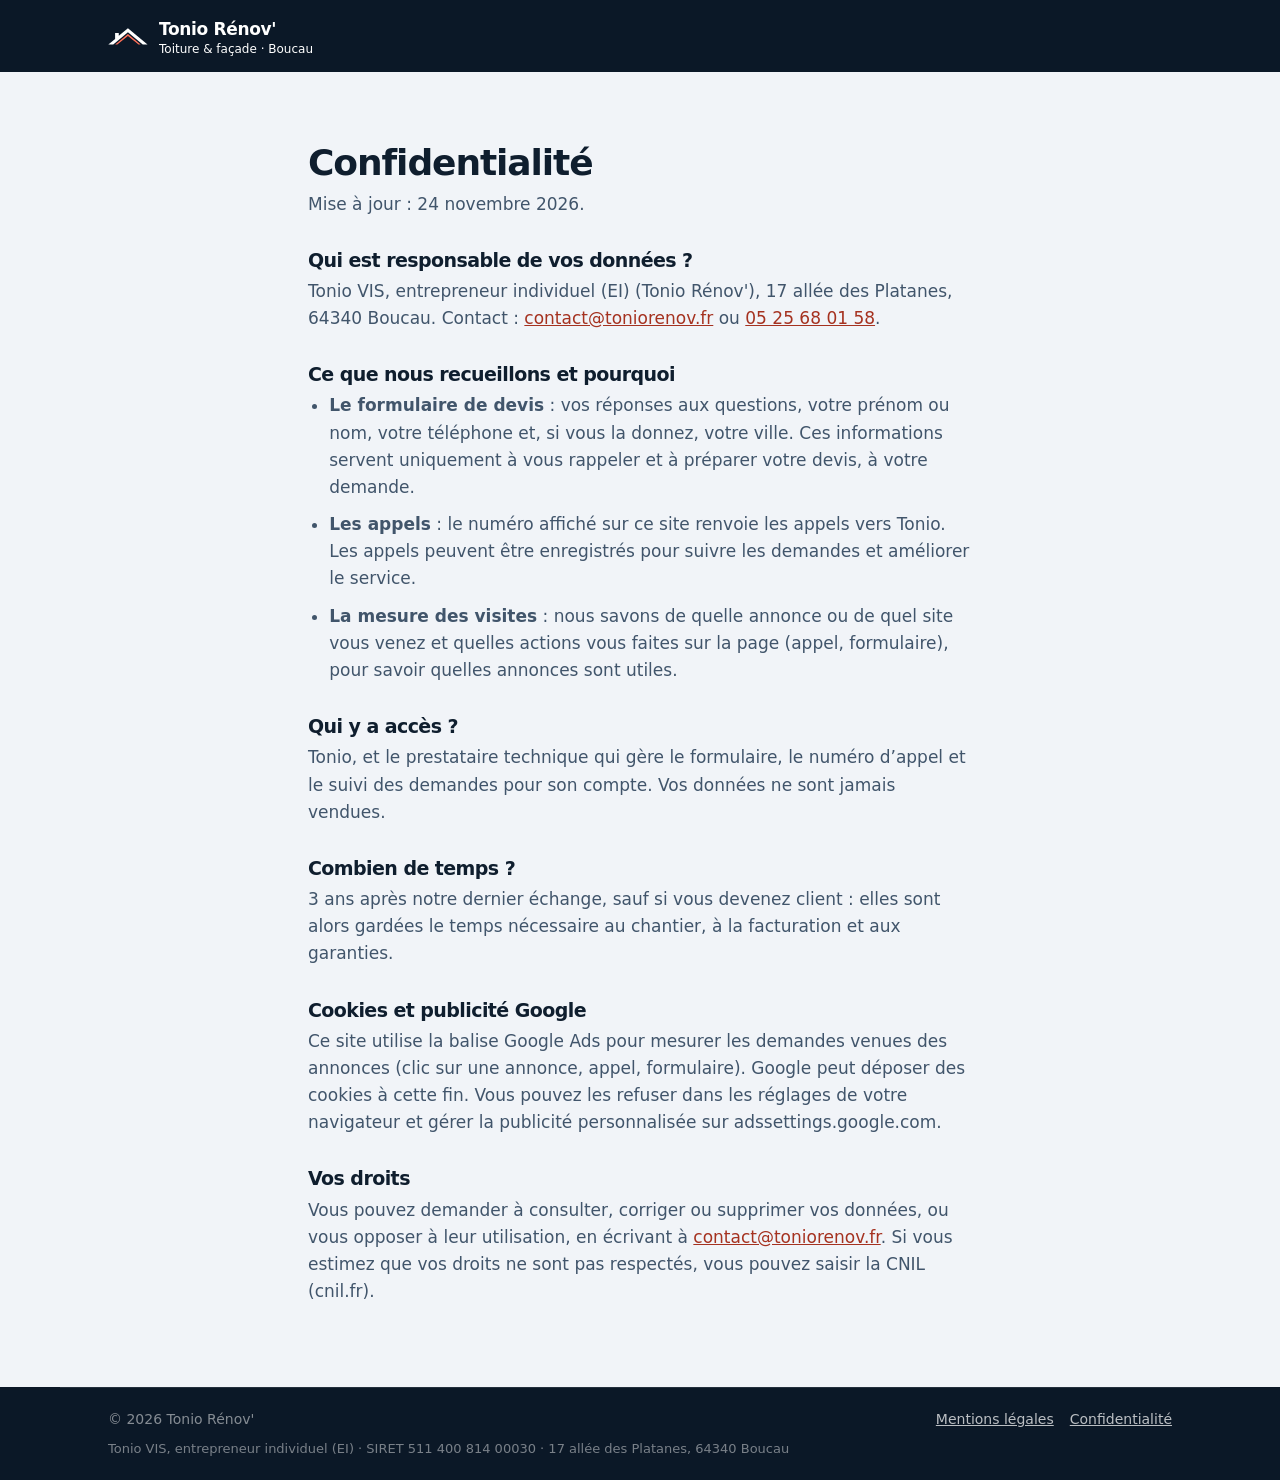
<file: confidentialite/index.html>
<!DOCTYPE html>
<html lang="fr">
<head>
<meta charset="UTF-8">
<meta name="viewport" content="width=device-width, initial-scale=1">
<title>Confidentialité · Tonio Rénov'</title>
<meta name="robots" content="noindex, follow">
<meta name="theme-color" content="#0b1827">
<link rel="icon" href="/favicon.svg" type="image/svg+xml">
<style>
/* =====================================================================
   Tonio Rénov' — landings Google Ads (modèle réutilisable)
   Source unique du design : _src/style.css  → build.py l'injecte dans
   chacune des pages. Ne pas éditer les index.html générés à la main.
   Palette tirée du logo (marine + rouge) et de la tuile canal du métier.
   ===================================================================== */
:root{
  --nuit:#0b1827;
  --marine:#152c48;
  --marine-2:#21456b;
  --tuile:#c9402b;
  --tuile-fonce:#a53220;
  --tuile-clair:#ff9070;
  --jaune:#ffd23f;
  --ciel:#f1f4f8;
  --ciel-2:#e0e7ef;
  --texte:#0f1e2e;
  --texte-2:#41556b;
  --vert:#2f8a5b;
  --vert-clair:#8fd4ac;
  --font:'Geist',system-ui,-apple-system,'Segoe UI',Roboto,'Helvetica Neue',Arial,sans-serif;
  --ease:cubic-bezier(.22,1,.36,1);
  --gutter:clamp(20px,5vw,48px);
  --max:1160px;
  --r:16px;
  /* écailles de tuile : texture discrète des fonds clairs */
  --ecailles:url("data:image/svg+xml,%3Csvg xmlns='http://www.w3.org/2000/svg' width='56' height='40' viewBox='0 0 56 40'%3E%3Cg fill='none' stroke='%23152c48' stroke-opacity='.075' stroke-width='1.2'%3E%3Cpath d='M0 20a14 14 0 0 0 28 0M28 20a14 14 0 0 0 28 0'/%3E%3Cpath d='M-14 0a14 14 0 0 0 28 0M14 0a14 14 0 0 0 28 0M42 0a14 14 0 0 0 28 0'/%3E%3Cpath d='M-14 40a14 14 0 0 0 28 0M14 40a14 14 0 0 0 28 0M42 40a14 14 0 0 0 28 0'/%3E%3C/g%3E%3C/svg%3E");
  --ecailles-blanc:url("data:image/svg+xml,%3Csvg xmlns='http://www.w3.org/2000/svg' width='56' height='40' viewBox='0 0 56 40'%3E%3Cg fill='none' stroke='%23ffffff' stroke-opacity='.12' stroke-width='1.2'%3E%3Cpath d='M0 20a14 14 0 0 0 28 0M28 20a14 14 0 0 0 28 0'/%3E%3Cpath d='M-14 0a14 14 0 0 0 28 0M14 0a14 14 0 0 0 28 0M42 0a14 14 0 0 0 28 0'/%3E%3Cpath d='M-14 40a14 14 0 0 0 28 0M14 40a14 14 0 0 0 28 0M42 40a14 14 0 0 0 28 0'/%3E%3C/g%3E%3C/svg%3E");
}

*,*::before,*::after{box-sizing:border-box}
html{scroll-behavior:smooth;scroll-padding-top:84px;-webkit-text-size-adjust:100%}
body{margin:0;background:var(--ciel);color:var(--texte);font-family:var(--font);font-size:1.0625rem;line-height:1.6;-webkit-font-smoothing:antialiased;text-rendering:optimizeLegibility;font-optical-sizing:auto}
img{max-width:100%;height:auto;display:block}
h1,h2,h3,p,ul,ol,figure,blockquote{margin:0}
ul,ol{padding:0;list-style:none}
a{color:inherit}
strong{font-weight:700;color:var(--tuile-fonce)}
::selection{background:var(--tuile);color:#fff}
:focus-visible{outline:3px solid var(--tuile-clair);outline-offset:3px;border-radius:6px}
.wrap{width:100%;max-width:var(--max);margin-inline:auto;padding-inline:var(--gutter)}
.sr{position:absolute;width:1px;height:1px;overflow:hidden;clip:rect(0 0 0 0);white-space:nowrap}
.skip{position:absolute;left:12px;top:-60px;z-index:100;background:#fff;color:var(--texte);padding:10px 16px;border-radius:10px;font-weight:600;text-decoration:none;transition:top .2s}
.skip:focus{top:12px}
.ic{width:1.25em;height:1.25em;flex:none;stroke:currentColor;fill:none;stroke-width:2;stroke-linecap:round;stroke-linejoin:round}
.ic-fill{fill:currentColor;stroke:none}

/* ---------- Titres ---------- */
h1,h2,h3{font-weight:800;letter-spacing:-.03em;line-height:1.06;text-wrap:balance}
h2{font-size:clamp(1.9rem,1rem + 3.6vw,3.2rem)}
h3{font-size:1.1875rem;letter-spacing:-.015em;line-height:1.25;font-weight:700}
.lead{font-size:1.1875rem;color:var(--texte-2);max-width:56ch;text-wrap:pretty}
h2+.lead,h2+p{margin-top:20px}
.on-dark{color:#fff}
.on-dark strong{color:var(--tuile-clair)}
.on-dark .lead{color:rgba(255,255,255,.78)}
/* Rareté honnête : petit paragraphe italique discret au-dessus du CTA final, pose la capacité réelle sans faire de pression fake. */
.rarete{margin-top:14px;font-size:.9375rem;color:rgba(255,255,255,.72);font-style:italic}
/* PS final : vendre contre le coût de l'inaction (Sabri). Plus petit que le body mais pas caché, tout le monde scroll jusqu'ici. */
.ps{margin-top:22px;max-width:62ch;margin-inline:auto;font-size:.9375rem;line-height:1.55;color:rgba(255,255,255,.82);text-wrap:pretty}
.ps strong{color:#fff}

/* Animation de titres (21st.dev « Blur Out Up ») : chaque mot sort du flou */
.w{display:inline-block}
@keyframes fadeUp{from{opacity:0;transform:translateY(18px)}to{opacity:1;transform:none}}
/* Rien ici ne masque le contenu : les classes .reveal / .split restent dans le HTML
   mais n'ont plus d'effet. Une animation d'apparition qui n'avance pas (onglet en
   arrière-plan, appareil lent, navigateur bridé) laissait le texte à opacité 0 —
   inacceptable sur une page qui reçoit du trafic payant. */

/* ---------- Boutons (21st.dev « Shimmer Button » : lumière qui longe le contour) ---------- */
.btn{--h:58px;position:relative;isolation:isolate;overflow:hidden;display:inline-flex;align-items:center;justify-content:center;gap:.65em;min-height:var(--h);padding:0 1.8rem;border:0;border-radius:999px;font:700 1.0625rem/1 var(--font);letter-spacing:-.005em;text-decoration:none;cursor:pointer;white-space:nowrap;transition:transform .3s var(--ease),box-shadow .3s var(--ease),color .3s;-webkit-tap-highlight-color:transparent;touch-action:manipulation}
.btn:active{transform:translateY(1px) scale(.985)}
.btn .ic{width:1.15em;height:1.15em}
.btn .arr{transition:transform .35s var(--ease)}
.btn:hover .arr{transform:translateX(5px)}
.btn .btn-ph{animation:btnPhone 2.4s ease-in-out infinite}
@keyframes btnPhone{0%,70%,100%{transform:rotate(0)}10%{transform:rotate(-14deg)}20%{transform:rotate(14deg)}30%{transform:rotate(-10deg)}40%{transform:rotate(10deg)}50%{transform:rotate(0)}}
.btn-sm{--h:42px;padding:0 1.15rem;font-size:.9375rem}

.btn-call{background:var(--tuile);color:#fff;box-shadow:0 18px 34px -14px rgba(201,64,43,.85)}
.btn-call:hover{transform:translateY(-3px);box-shadow:0 24px 40px -14px rgba(201,64,43,.95)}
.sh-spark{position:absolute;inset:0;z-index:-2;overflow:hidden;container-type:size;filter:blur(1.5px);border-radius:inherit}
.sh-slide{position:absolute;inset:0;height:100cqh;aspect-ratio:1;animation:shSlide 3.4s ease-in-out infinite alternate}
.sh-spin{position:absolute;inset:-100%;width:auto;background:conic-gradient(from calc(270deg - 45deg),transparent 0,rgba(255,255,255,.95) 90deg,transparent 90deg);animation:shSpin 6.8s linear infinite}
.sh-back{position:absolute;inset:2px;z-index:-1;border-radius:inherit;background:var(--tuile);box-shadow:inset 0 -8px 12px rgba(255,255,255,.14);transition:box-shadow .3s}
.btn-call:hover .sh-back{box-shadow:inset 0 -10px 14px rgba(255,255,255,.26)}
@keyframes shSlide{to{transform:translate(calc(100cqw - 100%),0)}}
@keyframes shSpin{0%{transform:translateZ(0) rotate(0)}15%,35%{transform:translateZ(0) rotate(90deg)}65%,85%{transform:translateZ(0) rotate(270deg)}100%{transform:translateZ(0) rotate(360deg)}}
.ring{transform-origin:50% 50%;animation:ring 4.2s ease-in-out infinite}
@keyframes ring{0%,60%,100%{transform:rotate(0)}6%{transform:rotate(-16deg)}12%{transform:rotate(14deg)}18%{transform:rotate(-12deg)}24%{transform:rotate(10deg)}30%{transform:rotate(-6deg)}36%{transform:rotate(0)}}

.btn-ghost{background:rgba(255,255,255,.08);color:#fff;box-shadow:inset 0 0 0 1.5px rgba(255,255,255,.42);backdrop-filter:blur(8px);-webkit-backdrop-filter:blur(8px)}
.btn-ghost::before{content:"";position:absolute;inset:0;z-index:-1;background:#fff;transform:translateY(102%);transition:transform .5s var(--ease)}
.btn-ghost:hover{color:var(--nuit);transform:translateY(-3px)}
.btn-ghost:hover::before{transform:none}

.btn-light{background:#fff;color:var(--tuile-fonce);box-shadow:0 18px 34px -16px rgba(11,24,39,.55)}
.btn-light:hover{transform:translateY(-3px)}
.btn-outline-light{background:transparent;color:#fff;box-shadow:inset 0 0 0 1.5px rgba(255,255,255,.65)}
.btn-outline-light::before{content:"";position:absolute;inset:0;z-index:-1;background:#fff;transform:translateY(102%);transition:transform .5s var(--ease)}
.btn-outline-light:hover{color:var(--tuile-fonce);transform:translateY(-3px)}
.btn-outline-light:hover::before{transform:none}

/* ---------- Barre du haut : visible dès l'arrivée, reste collée en scrollant ---------- */
.bar{position:sticky;top:0;z-index:60;background:rgba(11,24,39,.96);-webkit-backdrop-filter:blur(16px) saturate(1.3);backdrop-filter:blur(16px) saturate(1.3);border-bottom:1px solid rgba(255,255,255,.09);transition:box-shadow .3s}
body.scrolled .bar{box-shadow:0 12px 30px -18px rgba(0,0,0,.7)}
.bar-in{max-width:var(--max);margin-inline:auto;height:64px;padding-inline:var(--gutter);display:flex;align-items:center;justify-content:space-between;gap:14px}
.brand{display:flex;align-items:center;gap:11px;color:#fff;text-decoration:none;min-width:0}
.brand svg{width:40px;height:auto;flex:none}
.brand b{font-size:1.0625rem;font-weight:700;letter-spacing:-.02em;white-space:nowrap}
.brand small{display:block;font-size:.75rem;font-weight:500;color:rgba(255,255,255,.62);letter-spacing:0;line-height:1.1}
/* Header épuré : brand + lien tel discret, PAS de deuxième CTA. Le FAB flottant prend le relais après scroll, et le hero porte le vrai CTA. */
.bar-tel-link{display:inline-flex;align-items:center;gap:.5em;color:#fff;font-weight:600;font-size:.9375rem;text-decoration:none;font-variant-numeric:tabular-nums;letter-spacing:-.01em;padding:8px 10px;border-radius:999px;transition:background .2s}
.bar-tel-link:hover{background:rgba(255,255,255,.08)}
.bar-tel-link .ic{width:1.1em;height:1.1em}
@media(max-width:430px){.brand small{display:none}.bar-tel-num{display:none}.bar-tel-link{padding:10px}}

/* ---------- Hero : la photo EST le fond ---------- */
.hero{position:relative;isolation:isolate;display:flex;align-items:center;color:#fff;background:var(--nuit);overflow:hidden}
.hero-bg{position:absolute;inset:0;z-index:-2}
.hero-bg img{width:100%;height:100%;object-fit:cover;object-position:var(--pos,62% 42%)}
/* Voile tamisé bleu nuit sur toute la photo de fond (règle Emrick 18/11) : fait ressortir texte, bouton et formulaire. */
.hero::before{content:"";position:absolute;inset:0;z-index:-1;background:linear-gradient(rgba(11,24,39,.45),rgba(11,24,39,.45)),linear-gradient(180deg,rgba(11,24,39,.5) 0%,rgba(11,24,39,.12) 26%,rgba(11,24,39,.66) 62%,rgba(11,24,39,.96) 100%),linear-gradient(90deg,rgba(11,24,39,.7) 0%,rgba(11,24,39,.22) 58%,rgba(11,24,39,0) 100%)}
.hero-in{width:100%;max-width:var(--max);margin-inline:auto;padding:clamp(40px,7vh,96px) var(--gutter) clamp(40px,7vh,96px);display:grid;gap:clamp(28px,4vw,56px);align-items:center}
/* Hero centré (demande Emrick 09/11) : plus posé, plus LP de conversion. En desktop quand on passe en split (hero-copy à gauche, formulaire à droite), on revient à text-align:left — un texte centré dans une colonne gauche tombe mal à côté d'un bloc à droite. */
.hero-copy{text-align:center}
.hero-cta{justify-content:center}
.hero-proof{justify-content:center}
.hero h1{font-size:clamp(1.55rem,.9rem + 2.2vw,2.5rem);line-height:1.15;letter-spacing:-.025em;text-wrap:balance}
.hero mark{background:linear-gradient(var(--jaune),var(--jaune)) no-repeat 0 94%/100% .1em;color:var(--jaune);-webkit-box-decoration-break:clone;box-decoration-break:clone;padding-bottom:.06em;white-space:nowrap}
@media(max-width:400px){.hero h1 mark{font-size:.92em}}
.hero-sub{margin-top:clamp(16px,2.4vh,24px);max-width:42ch;font-size:clamp(1.0625rem,.95rem + .55vw,1.3125rem);line-height:1.5;color:rgba(255,255,255,.88);text-wrap:pretty}
.hero-sub strong{color:#fff;font-weight:700;background:linear-gradient(rgba(201,64,43,.55),rgba(201,64,43,.55)) no-repeat 0 100%/100% .38em;padding:0 .06em}
.hero-cta{margin-top:clamp(20px,3.5vh,32px);display:flex;flex-wrap:wrap;align-items:center;gap:14px 20px}
.hero-proof{margin-top:16px;display:flex;flex-wrap:wrap;align-items:center;gap:8px 16px;font-size:.9375rem;color:rgba(255,255,255,.85)}
.stars{display:inline-flex;gap:2px;color:#ffbf47}
.stars .ic{width:16px;height:16px}
.hero-proof span{display:inline-flex;align-items:center;gap:.4em}
.hero-proof .ic{width:1em;height:1em;color:#ffbf47}
.hero-num{font-variant-numeric:tabular-nums;font-weight:600;color:#fff;letter-spacing:.01em}
.hero-num::before{content:"·";margin-right:.5em;color:rgba(255,255,255,.4)}
/* Badge « Avis Google · 23 avis » juste au-dessus du CTA — social proof pointée, pas pavé. */
.google-badge{display:inline-flex;align-items:center;gap:.55em;margin-top:clamp(18px,3vh,24px);padding:7px 14px 7px 12px;background:rgba(255,255,255,.08);border:1px solid rgba(255,255,255,.14);border-radius:999px;color:#fff;text-decoration:none;font-size:.9375rem;font-weight:500;transition:background .2s}
.google-badge:hover{background:rgba(255,255,255,.14)}
.google-badge .g-logo{display:inline-flex;font-family:Geist,system-ui,sans-serif;font-weight:800;font-size:.875rem;letter-spacing:-.02em}
.google-badge .g-logo b{font-weight:800}
.google-badge .stars .ic{width:14px;height:14px}
.google-badge b{font-weight:700}
/* CTA primaire du hero : même intensité que btn-call pour que « Décrire mon besoin » porte seul la conversion. */
.btn-primary{background:var(--tuile);color:#fff;box-shadow:0 18px 34px -14px rgba(201,64,43,.85)}
.btn-primary:hover{transform:translateY(-3px);box-shadow:0 24px 40px -14px rgba(201,64,43,.95)}
.btn-primary:hover .sh-back{box-shadow:inset 0 -10px 14px rgba(255,255,255,.26)}
.btn-stack{--h:70px;padding:0 1.7rem}
.btn-stack .btn-txt{display:inline-flex;flex-direction:column;align-items:flex-start;line-height:1.05;text-align:left}
.btn-stack .btn-txt b{font-weight:700;font-size:1.3125rem;letter-spacing:-.005em;font-variant-numeric:tabular-nums}
.btn-stack .btn-txt small{font-weight:500;font-size:.78125rem;opacity:.92;letter-spacing:.01em;margin-top:2px;text-transform:none}
@media(max-width:560px){.btn-stack{--h:66px;padding:0 1.35rem}.btn-stack .btn-txt b{font-size:1.1875rem}.btn-stack .btn-txt small{font-size:.75rem}}
@media(max-width:360px){.btn-stack .btn-txt b{font-size:1.125rem}}
/* Appel direct : lien assumé, pas 2e bouton concurrent. Le numéro reste visible pour les urgents. */
.btn-tel{display:inline-flex;align-items:center;gap:.55em;color:#fff;font-weight:600;font-size:1rem;text-decoration:underline;text-decoration-color:rgba(255,255,255,.4);text-underline-offset:4px;transition:text-decoration-color .2s}
.btn-tel:hover{text-decoration-color:#fff}
.btn-tel b{font-variant-numeric:tabular-nums;letter-spacing:.01em}
.btn-tel .ic{width:1.15em;height:1.15em}
@media(max-width:560px){
  .hero-cta .btn{width:100%}
  .hero-in{padding:30px var(--gutter) 24px}
  .hero-sub{margin-top:16px}
  .hero-cta{margin-top:22px;gap:14px}
  .hero-cta .btn{--h:54px}
  .btn-tel{justify-content:center;width:100%;padding:8px 0}
  .hero-proof{margin-top:14px;gap:6px 14px;font-size:.875rem}
  .google-badge{font-size:.875rem;padding:6px 12px 6px 10px}
  .hero-eyebrow{font-size:.8125rem;gap:6px 14px}
}

/* ---------- Formulaire du hero ----------
   Ordinateur : texte et boutons à gauche, formulaire à droite, sur la même ligne.
   Mobile : titre + boutons d'appel d'abord, formulaire directement en dessous. */
@media(min-width:1060px){
  .hero-in{grid-template-columns:minmax(0,1fr) minmax(392px,452px);padding-block:clamp(72px,8vh,112px)}
  .hero::before{background:linear-gradient(rgba(11,24,39,.42),rgba(11,24,39,.42)),linear-gradient(90deg,rgba(11,24,39,.92) 0%,rgba(11,24,39,.72) 46%,rgba(11,24,39,.5) 100%),linear-gradient(180deg,rgba(11,24,39,.35) 0%,rgba(11,24,39,.2) 40%,rgba(11,24,39,.6) 100%)}
  /* Quand hero split (texte à gauche, formulaire à droite), le centrage tombe mal. On revient à gauche. */
  .hero-copy{text-align:left}
  .hero-cta{justify-content:flex-start}
  .hero-proof{justify-content:flex-start}
  /* Garantit que la colonne droite (formulaire) ne touche jamais le bord bas du hero. */
  .hero-form{padding-bottom:8px}
}
.hero-form{min-width:0}
.hf-head{margin-bottom:18px;text-align:center}
.hf-t{font-size:clamp(1.45rem,1.15rem + 1.1vw,1.9rem);line-height:1.15;letter-spacing:-.03em;color:#fff}
.hf-sub{margin-top:8px;font-size:1rem;line-height:1.5;color:rgba(255,255,255,.8)}
.hf-sub strong{color:#fff}
.hero-form .devis-shell{margin:0;max-width:none;box-shadow:0 2px 0 rgba(11,24,39,.14),0 46px 80px -34px rgba(0,0,0,.9)}
.hero-form .progress{margin-bottom:24px}
@media(max-width:1059px){
  .hero-form{margin-top:clamp(20px,3.5vh,32px);max-width:640px}
  .hero-in{gap:0}
}

/* ---------- Bandeau de preuves ---------- */
.band{background:var(--marine);color:#fff}
.band ul{display:grid;grid-template-columns:repeat(2,minmax(0,1fr))}
.band li{display:flex;align-items:center;gap:14px;padding:22px clamp(14px,2.2vw,28px);border-top:1px solid rgba(255,255,255,.1);border-left:1px solid rgba(255,255,255,.1)}
.band li:nth-child(-n+2){border-top:0}
.band li:nth-child(odd){border-left:0}
.band .ic{width:30px;height:30px;color:var(--tuile-clair)}
.band b{display:block;font-size:1rem;letter-spacing:-.01em;line-height:1.2}
.band small{display:block;font-size:.875rem;color:rgba(255,255,255,.68);line-height:1.3;margin-top:2px}
@media(min-width:1040px){.band ul{grid-template-columns:repeat(5,minmax(0,1fr))}.band li{border-top:0;border-left:1px solid rgba(255,255,255,.1)}.band li:nth-child(odd){border-left:1px solid rgba(255,255,255,.1)}.band li:first-child{border-left:0}}
@media(max-width:1039px){.band li:last-child{grid-column:1/-1;border-left:0;justify-content:center}}

.lbl-short{display:none}
@media(max-width:380px){
  .lbl-short{display:inline}.lbl-long{display:none}
  .brand svg{width:34px}
  .band li{padding:18px 12px;gap:10px}
  .band .ic{width:24px;height:24px}
  .band b{font-size:.9375rem}
  .band small{font-size:.8125rem}
  .bar-in{gap:8px}
  .btn-sm{padding:0 .95rem}
  .fab{min-height:54px;padding:0 1.25rem 0 1.05rem}
}

/* ---------- Sections ---------- */
.sec{padding-block:clamp(64px,9vw,120px)}
.sec-light{background:var(--ciel) var(--ecailles)}
.sec-dark{background:var(--nuit);color:#fff}
.sec-head{max-width:760px}
.sec-head.center{margin-inline:auto;text-align:center}
.sec-head .lead{margin-top:18px}
.sec-head.center .lead{margin-inline:auto}

/* Galerie photos : vraies réalisations Tonio scrapées sur toniorenov.fr.
   Remplace la section « avant/après + bullet points » qui était trop verbeuse.
   Mobile 1 col, desktop 3 col, hover zoom léger, caption géolocalisée en bas. */
.gal-grid{list-style:none;margin:28px 0 0;padding:0;display:grid;grid-template-columns:1fr;gap:14px}
@media(min-width:760px){.gal-grid{grid-template-columns:repeat(3,1fr);gap:20px}}
.gal-grid li{position:relative;aspect-ratio:4/3;overflow:hidden;border-radius:16px;background:var(--trait,#e6e2db);box-shadow:0 1px 2px rgba(11,24,39,.06),0 24px 38px -24px rgba(11,24,39,.22)}
.gal-grid img{width:100%;height:100%;object-fit:cover;display:block;transition:transform .5s ease}
.gal-grid li:hover img{transform:scale(1.05)}
.gal-grid figcaption{position:absolute;inset:auto 0 0 0;padding:28px 16px 14px;color:#fff;font-weight:500;font-size:.9375rem;background:linear-gradient(transparent,rgba(11,24,39,.78));line-height:1.3}

/* signes : lignes, pas de cartes */
.signs-grid{display:grid;gap:clamp(30px,5vw,72px)}
@media(min-width:920px){.signs-grid{grid-template-columns:.92fr 1.08fr;align-items:start}.signs-head{position:sticky;top:104px}}
.sign{display:grid;grid-template-columns:52px 1fr;gap:18px;padding:26px 0;border-top:1px solid var(--ciel-2);align-items:start}
.sign:last-child{border-bottom:1px solid var(--ciel-2)}
.sign-ic{width:52px;height:52px;border-radius:14px;background:var(--marine);color:#fff;display:grid;place-items:center;transition:transform .5s var(--ease),background .3s}
.sign:hover .sign-ic{transform:rotate(-6deg) scale(1.06);background:var(--tuile)}
.sign-ic .ic{width:24px;height:24px}
.sign p{margin-top:6px;color:var(--texte-2);max-width:52ch}

/* méthode : vraie séquence → numérotée */
.steps{position:relative;display:grid;gap:34px;margin-top:clamp(40px,6vw,72px)}
.steps::before,.steps::after{content:"";position:absolute;left:25px;top:26px;bottom:26px;width:2px;background:rgba(255,255,255,.14)}
.steps::after{background:var(--tuile);transform:scaleY(0);transform-origin:top;transition:transform .9s var(--ease) .1s}
.steps.in::after{transform:scaleY(1)}
.step{position:relative;z-index:1;padding-left:76px}
.step-n{position:absolute;left:0;top:0;width:52px;height:52px;border-radius:50%;display:grid;place-items:center;background:var(--nuit);box-shadow:inset 0 0 0 2px rgba(255,255,255,.22);font-weight:800;font-size:1.125rem;color:var(--tuile-clair);font-variant-numeric:tabular-nums}
.step p{margin-top:8px;color:rgba(255,255,255,.74);max-width:36ch}
.step h3{padding-top:12px}
@media(min-width:920px){
  .steps{grid-template-columns:repeat(4,1fr);gap:28px}
  .steps::before,.steps::after{left:26px;right:26px;top:25px;bottom:auto;height:2px;width:auto}
  .steps::after{transform:scaleX(0);transform-origin:left}
  .steps.in::after{transform:scaleX(1)}
  .step{padding:78px 0 0}
  .step-n{left:0}
  .step h3{padding-top:0}
}

/* avant / après */
.real-grid{display:grid;gap:clamp(24px,4vw,40px) clamp(30px,5vw,72px);grid-template-areas:"head" "ba" "list";align-items:start}
.real-head{grid-area:head}
.real-list{grid-area:list;display:grid;gap:16px}
.ba-col{grid-area:ba;min-width:0}
@media(min-width:920px){.real-grid{grid-template-columns:1.1fr .9fr;grid-template-areas:"ba head" "ba list";align-items:start;grid-template-rows:auto 1fr}.real-list{margin-top:6px}}
.real-list li{display:flex;gap:14px;align-items:flex-start;color:var(--texte)}
.real-list .ic{margin-top:.2em;color:var(--vert);width:22px;height:22px}
.ba{margin:0}
.ba-stage{position:relative;aspect-ratio:4/3.3;border-radius:var(--r);overflow:hidden;background:var(--marine);user-select:none;-webkit-user-select:none;box-shadow:0 30px 60px -36px rgba(11,24,39,.7)}
.ba-img{position:absolute;inset:0;width:100%;height:100%;object-fit:cover;display:block}
.ba-before{clip-path:inset(0 calc(100% - var(--pos,50%)) 0 0)}
.ba-line{position:absolute;top:0;bottom:0;left:var(--pos,50%);width:3px;margin-left:-1.5px;background:#fff;box-shadow:0 0 22px rgba(0,0,0,.45);pointer-events:none}
.ba-knob{position:absolute;top:50%;left:50%;width:52px;height:52px;border-radius:50%;background:#fff;color:var(--nuit);display:grid;place-items:center;transform:translate(-50%,-50%);box-shadow:0 10px 26px -6px rgba(0,0,0,.55)}
.ba-knob .ic{width:24px;height:24px;stroke-width:2.4}
.ba-tag{position:absolute;top:14px;z-index:2;padding:8px 14px;border-radius:999px;background:rgba(11,24,39,.78);color:#fff;font-weight:700;font-size:.875rem;letter-spacing:-.005em;pointer-events:none;-webkit-backdrop-filter:blur(6px);backdrop-filter:blur(6px)}
.ba-tag-b{left:14px}
.ba-tag-a{right:14px;background:var(--tuile)}
.ba-range{position:absolute;inset:0;width:100%;height:100%;margin:0;opacity:0;cursor:ew-resize;-webkit-appearance:none;appearance:none;background:transparent;touch-action:pan-y;z-index:3}
.ba-range::-webkit-slider-thumb{-webkit-appearance:none;width:1px;height:100vh}
.ba-range::-moz-range-thumb{width:1px;height:100%;border:0;background:transparent}
.ba-range:focus-visible ~ .ba-line .ba-knob{outline:3px solid var(--tuile-clair);outline-offset:3px}
.ba-note{margin-top:12px;font-size:.875rem;color:var(--texte-2);display:flex;align-items:center;gap:.5em}
.ba-note .ic{width:16px;height:16px;flex:none}
.ba-split{display:grid;gap:12px}
@media(min-width:560px){.ba-split{grid-template-columns:1fr 1fr}}
.ba-split figure{margin:0;position:relative;border-radius:var(--r);overflow:hidden;aspect-ratio:16/11;background:var(--marine);box-shadow:0 30px 60px -36px rgba(11,24,39,.7)}
@media(min-width:560px){.ba-split figure{aspect-ratio:4/5}}
.ba-split img{position:absolute;inset:0;width:100%;height:100%;object-fit:cover}
.ba-split figcaption{position:absolute;left:14px;top:14px}

/* fonds photo des sections */
.has-bg{position:relative;isolation:isolate;overflow:hidden}
.sec-bg{position:absolute;inset:0;width:100%;height:100%;object-fit:cover;z-index:-1;pointer-events:none}
.sec-dark .sec-bg{opacity:.3;filter:grayscale(1) contrast(1.1)}
.sec-dark.has-bg::after{content:"";position:absolute;inset:0;z-index:-1;pointer-events:none;background:linear-gradient(180deg,var(--nuit) 0,rgba(11,24,39,.35) 28%,rgba(11,24,39,.35) 72%,var(--nuit) 100%)}
.cta .sec-bg{filter:grayscale(1) brightness(1.6) contrast(1.05);mix-blend-mode:multiply;opacity:.8}

/* avis */
.rev-grid{display:grid;gap:18px;margin-top:clamp(36px,5vw,60px)}
@media(min-width:920px){.rev-grid{grid-template-columns:1.2fr 1fr;grid-template-rows:auto auto}.rev.big{grid-row:1/3}}
.rev{background:#fff;border-radius:var(--r);padding:clamp(24px,3vw,36px);box-shadow:0 1px 0 var(--ciel-2),0 20px 40px -28px rgba(21,44,72,.35);display:flex;flex-direction:column;gap:22px}
.rev blockquote{font-size:1.0625rem;line-height:1.55;color:var(--texte);text-wrap:pretty}
.rev.big blockquote{font-size:clamp(1.35rem,1rem + 1.4vw,1.85rem);line-height:1.3;font-weight:600;letter-spacing:-.02em}
.rev.big{justify-content:flex-start;gap:26px;background:var(--marine);color:#fff;box-shadow:0 30px 60px -34px rgba(11,24,39,.8)}
.rev.big::before{content:"“";font-size:6rem;line-height:.55;height:.42em;color:var(--tuile-clair);font-weight:800;letter-spacing:-.05em}
.rev.big blockquote{color:#fff}
.rev.big .stars{color:#ffbf47}
.rev.big .rev-who small{color:rgba(255,255,255,.7)}
.rev.big .rev-av{background:var(--tuile)}
.rev.big .rev-who{margin-top:auto}
.rev .stars{color:#e8a416}
.rev-who{display:flex;align-items:center;gap:12px;margin-top:auto}
.rev-av{width:44px;height:44px;border-radius:50%;background:var(--marine);color:#fff;display:grid;place-items:center;font-weight:700;font-size:.9375rem;letter-spacing:.02em}
.rev-who b{display:block;line-height:1.2}
.rev-who small{color:var(--texte-2);font-size:.9375rem}
.rev-sum{display:flex;align-items:center;gap:12px;margin-top:22px;color:var(--texte-2);font-size:.9375rem}
.rev-sum .stars{color:#e8a416}

/* réponse à l'intention « prix » : de quoi dépend le devis */

/* devis (formulaire à choix) */
.devis-shell{max-width:640px;margin:clamp(32px,4vw,48px) auto 0;min-width:0;background:#fff;color:var(--texte);border-radius:var(--r);padding:clamp(22px,3.6vw,36px);box-shadow:0 2px 0 var(--ciel-2),0 40px 70px -40px rgba(11,24,39,.55)}
.progress{display:flex;gap:6px;margin-bottom:30px}
.progress i{flex:1;height:5px;border-radius:3px;background:var(--ciel-2);overflow:hidden;position:relative}
.progress i::after{content:"";position:absolute;inset:0;background:var(--tuile);transform:scaleX(0);transform-origin:left;transition:transform .5s var(--ease)}
.progress i.on::after{transform:none}
.fstep{display:none}
.fstep.active{display:block;animation:stepIn .55s var(--ease) both}
@keyframes stepIn{from{opacity:0;filter:blur(5px);transform:translateX(18px)}to{opacity:1;filter:blur(0);transform:none}}
.fcount{display:inline-block;font-size:.8125rem;letter-spacing:.02em;color:var(--tuile-fonce);font-weight:700;margin-bottom:10px;padding:4px 10px;border-radius:999px;background:rgba(201,64,43,.09)}
.fq{font-size:clamp(1.2rem,1rem + .8vw,1.45rem);font-weight:700;letter-spacing:-.025em;line-height:1.25;margin-bottom:8px;text-wrap:balance}
.fhint{display:block;font-size:.9375rem;color:var(--texte-2);margin-bottom:18px}
.opts{display:grid;gap:10px;min-width:0}
@media(min-width:560px){.opts{grid-template-columns:minmax(0,1fr) minmax(0,1fr)}}
.opt > span:not(.tick){flex:1 1 auto;min-width:0;overflow-wrap:break-word}
@media(min-width:560px){.opts .opt{gap:10px;padding:12px 26px 12px 11px}.opts .opt > .ic{padding:7px}.opts .opt .tick{position:absolute;top:7px;right:7px;width:17px;height:17px}.opts .opt .tick .ic{width:10px;height:10px}}
.opt{position:relative;display:flex;align-items:center;gap:13px;width:100%;min-width:0;min-height:66px;padding:13px 15px 13px 13px;text-align:left;font:600 1rem/1.25 var(--font);color:var(--texte);background:var(--ciel);border:1.5px solid var(--ciel-2);border-radius:12px;cursor:pointer;transition:transform .2s var(--ease),border-color .18s,background .18s,box-shadow .18s;-webkit-tap-highlight-color:transparent;touch-action:manipulation}
.opt > .ic{flex:none;width:22px;height:22px;padding:9px;color:var(--tuile);background:rgba(201,64,43,.09);border:1.5px solid rgba(201,64,43,.18);border-radius:50%;box-sizing:content-box;transition:background .18s,border-color .18s,color .18s,transform .18s}
.opt:hover{border-color:var(--tuile);background:#fff;transform:translateY(-2px);box-shadow:0 10px 22px -14px rgba(11,24,39,.55)}
.opt:hover > .ic{background:rgba(201,64,43,.18);border-color:rgba(201,64,43,.45);transform:scale(1.05)}
.opt.on{border-color:var(--tuile);background:rgba(201,64,43,.07);box-shadow:inset 0 0 0 1px var(--tuile)}
.opt.on > .ic{background:var(--tuile);border-color:var(--tuile);color:#fff}
.opt .tick{margin-left:auto;flex:none;width:23px;height:23px;border-radius:50%;background:#fff;box-shadow:inset 0 0 0 2px var(--ciel-2);display:grid;place-items:center;transition:background .2s,box-shadow .2s}
.opt .tick .ic{width:13px;height:13px;color:#fff;stroke-width:3;transform:scale(0);transition:transform .3s var(--ease)}
.opt:hover .tick{box-shadow:inset 0 0 0 2px var(--tuile-clair)}
.opt.on .tick{background:var(--tuile);box-shadow:inset 0 0 0 2px var(--tuile)}
.opt.on .tick .ic{transform:none}
.field{margin-bottom:16px}
.field label{display:block;font-size:.9375rem;font-weight:600;color:var(--texte-2);margin-bottom:7px}
.field input{width:100%;min-height:54px;padding:0 15px;font:500 1.0625rem var(--font);color:var(--texte);background:var(--ciel);border:1.5px solid var(--ciel-2);border-radius:12px;transition:border-color .2s,background .2s,box-shadow .2s}
.field input::placeholder{color:#8496ab}
.field input:focus{outline:none;border-color:var(--tuile);background:#fff;box-shadow:0 0 0 4px rgba(201,64,43,.14)}
.factions{display:flex;justify-content:space-between;align-items:center;gap:14px;margin-top:26px}
.fback{background:none;border:0;color:var(--texte-2);font:600 .9375rem var(--font);cursor:pointer;padding:12px 6px;display:inline-flex;align-items:center;gap:.5em;border-radius:8px}
.fback:hover{color:var(--texte)}
.fback[disabled]{opacity:0;pointer-events:none}
.btn-next{background:var(--tuile);color:#fff;min-height:54px;box-shadow:0 14px 26px -12px rgba(201,64,43,.8)}
.btn-next:disabled{background:var(--ciel-2);color:#7e90a5;box-shadow:none;cursor:not-allowed;transform:none}
.btn-next:disabled .sh-spark{display:none}
.btn-next:disabled .sh-back{background:transparent;box-shadow:none}
.btn-next:not(:disabled):hover{transform:translateY(-2px)}
.done{text-align:center;padding:14px 0 6px}
.done-ic{width:68px;height:68px;border-radius:50%;margin:0 auto 20px;background:rgba(47,138,91,.12);color:var(--vert);display:grid;place-items:center}
.done-ic .ic{width:34px;height:34px;stroke-width:2.6;stroke-dasharray:30;stroke-dashoffset:30;animation:draw .7s var(--ease) .15s forwards}
@keyframes draw{to{stroke-dashoffset:0}}
.done h3{font-size:1.6rem}
.done p{margin:12px auto 0;color:var(--texte-2);max-width:38ch}
.done .btn{margin-top:22px}
.alt-call{margin-top:26px;text-align:center;color:var(--texte-2)}
.alt-call a{color:var(--tuile-fonce);font-weight:700;text-decoration:none;white-space:nowrap;font-variant-numeric:tabular-nums}
.alt-call a:hover{text-decoration:underline}

/* zone */
.zone-grid{display:grid;gap:clamp(28px,5vw,64px);align-items:center}
@media(min-width:920px){.zone-grid{grid-template-columns:.9fr 1.1fr}}
.chips{display:flex;flex-wrap:wrap;gap:10px}
.chips li{display:inline-flex;align-items:center;gap:.5em;padding:10px 16px;border-radius:999px;background:#fff;box-shadow:inset 0 0 0 1px var(--ciel-2);font-weight:600;font-size:.9375rem;color:var(--texte);transition:transform .3s var(--ease),background .3s,color .3s}
.chips li .ic{width:15px;height:15px;color:var(--tuile)}
/* sections de contenu par mots-clés : une colonne centrée, lignes (pas de cartes) */
.kw-list{max-width:760px;margin:clamp(28px,4vw,48px) auto 0;text-align:left}
.chips li:hover{transform:translateY(-2px);background:var(--marine);color:#fff}
.chips li.base{background:var(--marine);color:#fff}
.chips li.base .ic{color:var(--tuile-clair)}

/* faq */
.faq-grid{display:grid;gap:clamp(28px,5vw,64px)}
@media(min-width:920px){.faq-grid{grid-template-columns:.8fr 1.2fr;align-items:start}.faq-head{position:sticky;top:104px}}
details{border-top:1px solid var(--ciel-2)}
details:last-child{border-bottom:1px solid var(--ciel-2)}
summary{display:flex;justify-content:space-between;align-items:center;gap:18px;padding:22px 0;cursor:pointer;list-style:none;font-weight:700;font-size:1.125rem;letter-spacing:-.015em;line-height:1.3}
summary::-webkit-details-marker{display:none}
summary .ic{width:22px;height:22px;color:var(--tuile);transition:transform .4s var(--ease)}
details[open] summary .ic{transform:rotate(45deg)}
details p{padding:0 0 24px;color:var(--texte-2);max-width:60ch}

/* appel final : section « drenched » tuile */
.cta{position:relative;isolation:isolate;overflow:hidden;background:var(--tuile) var(--ecailles-blanc);color:#fff;text-align:center}
.cta h2{max-width:16ch;margin-inline:auto}
.cta p{margin:18px auto 0;font-size:1.1875rem;color:rgba(255,255,255,.92);max-width:46ch}
.cta strong{color:#fff;box-shadow:inset 0 -.36em 0 rgba(11,24,39,.28)}
.cta .btns{margin-top:32px;display:flex;flex-wrap:wrap;justify-content:center;gap:12px}
@media(max-width:560px){.cta .btns .btn{width:100%}}

/* pied de page */
footer{background:var(--nuit);color:rgba(255,255,255,.72);font-size:.9375rem}
.foot{display:grid;gap:34px;padding-block:clamp(44px,6vw,72px)}
@media(min-width:820px){.foot{grid-template-columns:1.4fr 1fr 1fr}}
footer h4{margin:0 0 14px;color:#fff;font-size:1rem;font-weight:700;letter-spacing:-.01em}
footer ul{display:grid;gap:10px}
footer a{text-decoration:none}
footer a:hover{color:#fff;text-decoration:underline}
footer .brand{margin-bottom:16px}
.foot-bottom{border-top:1px solid rgba(255,255,255,.1);padding-block:20px;font-size:.875rem;color:rgba(255,255,255,.5);display:flex;flex-wrap:wrap;justify-content:space-between;gap:8px 20px}
.tel-foot{font-variant-numeric:tabular-nums}
.foot-legal{display:flex;flex-wrap:wrap;gap:6px 16px}
.foot-legal a{color:rgba(255,255,255,.72);text-decoration:underline}
.foot-id{flex-basis:100%;font-size:.8125rem;color:rgba(255,255,255,.45)}
.f-rgpd{margin:4px 0 0;font-size:.8125rem;line-height:1.45;color:var(--texte-2)}
.f-rgpd a{color:inherit;text-decoration:underline}
/* pages mentions légales / confidentialité */
.legal{padding-block:clamp(40px,6vw,72px);max-width:760px}
.legal h1{font-size:clamp(1.75rem,4vw,2.25rem);margin:0 0 8px;color:var(--texte)}
.legal h2{font-size:1.1875rem;margin:32px 0 8px;color:var(--texte)}
.legal p,.legal li{color:var(--texte-2);line-height:1.6;margin:0 0 10px}
.legal ul{list-style:disc;padding-left:1.25em;display:block}
.legal a{color:var(--tuile-fonce)}
.legal-top{background:var(--nuit);padding-block:16px}
.legal-top .brand b,.legal-top .brand small{color:#fff}

/* bouton d'appel flottant, présent tout le long de la page */
.fab{position:fixed;right:max(16px,env(safe-area-inset-right));bottom:max(16px,env(safe-area-inset-bottom));z-index:55;display:inline-flex;align-items:center;gap:.6em;min-height:58px;padding:0 1.5rem 0 1.25rem;border-radius:999px;background:var(--tuile);color:#fff;font:700 1.0625rem/1 var(--font);text-decoration:none;box-shadow:0 18px 34px -12px rgba(11,24,39,.7),0 0 0 3px rgba(255,255,255,.9);transition:transform .4s var(--ease),opacity .3s,visibility 0s;-webkit-tap-highlight-color:transparent;touch-action:manipulation}
.fab:hover{transform:translateY(-3px);background:var(--tuile-fonce)}
.fab:active{transform:scale(.97)}
.fab-pulse{position:absolute;inset:0;border-radius:inherit;box-shadow:0 0 0 0 rgba(201,64,43,.6);animation:fabPulse 2.4s var(--ease) infinite;pointer-events:none}
@keyframes fabPulse{0%{box-shadow:0 0 0 0 rgba(201,64,43,.55)}70%,100%{box-shadow:0 0 0 22px rgba(201,64,43,0)}}
body.fab-off .fab{opacity:0;visibility:hidden;transform:translateY(14px);transition:transform .4s var(--ease),opacity .3s,visibility 0s .3s}
@media(max-width:820px){body{padding-bottom:86px}}

@media(prefers-reduced-motion:reduce){
  .fab-pulse{animation:none}
  *,*::before,*::after{animation-duration:.001ms!important;animation-iteration-count:1!important;animation-delay:0s!important;transition-duration:.001ms!important;transition-delay:0s!important;scroll-behavior:auto!important}
  .ring{animation:none}
}

/* ===== Nov. 2026 : bande fine qui défile, carrousels, formulaire court (modèle Sud-Ouest Couverture) ===== */
/* Bande de garanties : une seule ligne qui défile en continu (2 copies de la liste, pause au survol) */
.band.marquee{overflow:hidden;padding:12px 0}
.band.marquee .band-track{display:flex;width:max-content;animation:defile 36s linear infinite}
.band.marquee:hover .band-track{animation-play-state:paused}
.band.marquee ul{display:flex;flex:none;grid-template-columns:none}
.band.marquee li{padding:0 26px;gap:9px;white-space:nowrap;border:0;border-left:1px solid rgba(255,255,255,.16);justify-content:flex-start;grid-column:auto}
.band.marquee li div{display:flex;align-items:baseline;gap:6px}
.band.marquee .ic{width:18px;height:18px;flex:none}
.band.marquee b{display:inline;font-size:.9375rem}
.band.marquee small{display:inline;margin:0;font-size:.875rem}
@keyframes defile{to{transform:translateX(-50%)}}
@media(max-width:560px){.band.marquee{padding:10px 0}.band.marquee li{padding:0 18px}.band.marquee b{font-size:.875rem}.band.marquee small{font-size:.8125rem}}
@media(prefers-reduced-motion:reduce){.band.marquee .band-track{animation:none}}

/* Carrousels (glisser au doigt + défilement auto) : chantiers et avis */
[hidden]{display:none!important}
.carousel-dots{display:flex;justify-content:center;gap:4px;margin-top:16px}
.carousel-dots button{width:26px;height:26px;border:0;background:none;padding:0;display:flex;align-items:center;justify-content:center;cursor:pointer}
.carousel-dots button::before{content:"";width:8px;height:8px;border-radius:99px;background:#c9d2dc;transition:width .3s,background .3s}
.carousel-dots button.on::before{width:24px;background:var(--tuile)}
.gal-grid[data-carousel],.rev-grid[data-carousel]{display:flex;gap:18px;overflow-x:auto;scroll-snap-type:x mandatory;scrollbar-width:none;padding:4px 2px 10px}
.gal-grid[data-carousel]::-webkit-scrollbar,.rev-grid[data-carousel]::-webkit-scrollbar{display:none}
.gal-grid[data-carousel]>li,.rev-grid[data-carousel]>.rev{flex:0 0 calc((100% - 36px)/3);scroll-snap-align:start}
.rev-grid[data-carousel]{margin-top:clamp(24px,3vw,36px)}
@media(max-width:759px){
  .gal-grid[data-carousel],.rev-grid[data-carousel]{margin-inline:calc(var(--gutter) * -1);padding-inline:var(--gutter);scroll-padding:0 var(--gutter)}
  .gal-grid[data-carousel]>li,.rev-grid[data-carousel]>.rev{flex-basis:84%;scroll-snap-align:center}
  .rev-grid[data-carousel] .rev{text-align:center;align-items:center}
  .rev-sum{justify-content:center}
}

/* Formulaire court : pas de « Étape X sur N », question sur une seule ligne */
.devis-form{container-type:inline-size}
.devis-form .fq{white-space:nowrap;font-size:min(1.45rem,5.6cqw)}
.factions{flex-wrap:nowrap}
.factions .btn-next{flex:0 1 auto;min-width:0;white-space:nowrap}
@media(max-width:560px){
  /* bouton pleine largeur, « Précédent » en dessous : « Envoyer ma demande » ne déborde plus */
  .factions{flex-direction:column-reverse;align-items:stretch;gap:4px;margin-top:22px}
  .factions .btn-next{width:100%;justify-content:center;padding-inline:1rem}
  .fback{align-self:center;padding:10px 6px;font-size:.875rem}
  .fback[disabled]{display:none}
}

/* ===== Anneau 3D de photos (repris de 2rprenov.fr, Ring3D.tsx) — remplace la bande de garanties =====
   Scène 1200×300, perspective sur le PARENT, 6 colonnes à 30°, 2 vignettes 260×370 à ±90° par colonne,
   backface-visibility:hidden (c'est ce qui empêche la photo du premier plan d'envahir la page).
   Toute la géométrie suit --e (échelle calculée en JS selon l'écran). */
.ring-sec{position:relative;background:var(--nuit);overflow:hidden;padding:calc(110px * var(--e,1)) 0}
.ring3d{position:relative;height:calc(300px * var(--e,1))}
.ring3d-scene{position:absolute;left:50%;top:0;width:calc(1200px * var(--e,1));height:100%;transform:translateX(-50%);perspective:calc(700px * var(--e,1));perspective-origin:50% 50%}
.ring3d-rot{width:100%;height:100%;transform-style:preserve-3d;cursor:grab;touch-action:pan-y;-webkit-user-select:none;user-select:none}
.ring3d-rot:active{cursor:grabbing}
.ring3d-col{position:absolute;left:50%;top:0;width:calc(1400px * var(--e,1));height:100%;display:flex;align-items:center;justify-content:space-between;transform:translateX(-50%) rotateY(var(--a));transform-style:preserve-3d}
.ring3d-v{flex:none;width:calc(260px * var(--e,1));height:calc(370px * var(--e,1));border-radius:max(8px,calc(18px * var(--e,1)));overflow:hidden;backface-visibility:hidden;-webkit-backface-visibility:hidden;transform-style:flat;background:var(--marine)}
.ring3d-v:first-child{transform:rotateY(90deg)}
.ring3d-v:last-child{transform:rotateY(-90deg)}
.ring3d-v img{display:block;width:100%;height:100%;object-fit:cover;pointer-events:none}
/* Fin d'offre sous le titre du formulaire */
.hf-fin{margin-top:6px;font-size:.9375rem;color:#ffbf47;font-weight:600}
.offre-fin{color:var(--tuile);font-weight:700}

/* ===== Anneau dans le hero (option ring_hero) : entre les arguments et le formulaire.
   Mobile : pleine largeur (sort du gutter) ; ordinateur : dans la colonne de gauche. --e posé par app.js selon la largeur. */
.ring-hero{position:relative;margin-top:clamp(14px,2.2vh,22px);padding:calc(34px * var(--e,.4)) 0;overflow:hidden}
@media(max-width:1059px){.ring-hero{margin-inline:calc(var(--gutter) * -1)}}
/* Ordinateur : l'anneau passe sous le texte ET le formulaire, sur toute la largeur de l'écran (demande Emrick 18/11). */
@media(min-width:1060px){
  .hero-copy{grid-row:1}
  .hero-in>.hero-form{grid-row:1}
  .ring-hero{grid-column:1/-1;grid-row:2;padding:calc(100px * var(--e,.7)) 0;margin:0 calc(50% - 50vw) calc(clamp(72px,8vh,112px) * -1)}
}
/* Titre de l'offre dans la carte du formulaire (option form_titre_carte) */
.fc-t{margin:0 0 14px;text-align:center;font-size:clamp(1.3rem,1.1rem + .7vw,1.65rem);line-height:1.15;letter-spacing:-.025em;color:var(--nuit)}
.fc-sub{margin:-6px 0 16px;text-align:center;font-size:.9375rem;color:#5b6b7f}
/* H1 sur 3 lignes : métier / prestation / prix (prix barré à côté) */
.hero h1 .h1-sub{display:block;font-size:.62em;font-weight:700;letter-spacing:-.01em;color:rgba(255,255,255,.88);margin:.2em 0 .1em}
.hero h1 mark.h1-prix{font-size:1.32em}
.hero h1 s.h1-barre{position:relative;display:inline-block;font-size:.72em;font-weight:600;color:rgba(255,255,255,.62);text-decoration:none;margin-left:.25em;white-space:nowrap}
/* Le trait est dessiné à part : text-decoration ne passe pas sur les mots animés (inline-block). */
.hero h1 s.h1-barre::after{content:"";position:absolute;left:-.06em;right:-.06em;top:52%;height:.09em;border-radius:1px;background:rgba(255,255,255,.8);transform:rotate(-6deg)}

/* Ordre 18/11 : avis plus compacts sur mobile, formulaire du bas collé à la zone (pas de grand vide). */
@media(max-width:700px){
  .rev-grid[data-carousel] .rev{padding:20px 18px;gap:14px}
  .rev-grid[data-carousel] .rev blockquote{font-size:.9375rem;line-height:1.5}
}
#zone+#devis-bas{padding-top:clamp(8px,2vw,24px)}

/* ===== H1 « modèle B » v2 (règles Emrick 18/11) =====
   Lignes 1 (métier) et 2 (prestation) : MÊME taille, une ligne chacune. Ligne 3 : l'offre, seule
   taille plus grande, jaune avec une lueur ; le prix barré garde la taille des lignes 1-2.
   --n (calculé par build.py) = caractères de la ligne la plus large : le H1 tient pile dans la largeur du bouton d'appel. */
.hero h1.h1-b{font-size:min(1.9rem,calc((100vw - 2 * var(--gutter)) / (var(--n) * .54)));line-height:1.14;letter-spacing:-.025em}
@media(min-width:1060px){.hero h1.h1-b{font-size:min(2.6rem,calc(600px / (var(--n) * .54)))}}
.hero h1.h1-b .h1-l,.hero h1.h1-b .h1-sub{display:block;white-space:nowrap;font-size:1em;font-weight:inherit;letter-spacing:inherit;color:#fff;margin:0}
.hero h1.h1-b .h1-offre{display:block;white-space:nowrap;margin-top:.12em}
.hero h1.h1-b mark.h1-prix{font-size:1.4em;background:none;padding:0;color:#ffcf4a;text-shadow:0 0 .3em rgba(255,191,71,.55),0 0 .9em rgba(255,176,40,.4)}
.hero h1.h1-b s.h1-barre{font-size:1em;font-weight:inherit;margin-left:.3em}
/* Le bouton d'appel prend la largeur du bloc texte (bords alignés sur le H1). */
.hero-copy:has(h1.h1-b){width:fit-content;max-width:100%;margin-inline:auto}
@media(min-width:1060px){.hero-copy:has(h1.h1-b){margin-inline:0;justify-self:start}}
.hero-copy:has(h1.h1-b) .hero-cta .btn{width:100%;justify-content:center}
/* Badge Google : simple ligne de texte (Google en couleurs, étoiles, note), pas une pilule qui ressemble au bouton. */
.hero .google-badge{background:none;border:0;padding:0;border-radius:0;margin-top:clamp(12px,2vh,18px);font-size:.9375rem}
.hero .google-badge+.hero-cta{margin-top:10px}
/* Chaque ligne prend sa largeur réelle (mesurée par app.js pour caler le H1 sur la largeur du bouton). */
.hero h1.h1-b .h1-l,.hero h1.h1-b .h1-sub,.hero h1.h1-b .h1-offre{width:max-content;max-width:none;margin-inline:auto}
@media(min-width:1060px){.hero h1.h1-b .h1-l,.hero h1.h1-b .h1-sub,.hero h1.h1-b .h1-offre{margin-inline:0}}

/* ===== TEST 18/11 : hero sur fond uni (option de page fond='marine' | 'blanc'), sans photo derrière ===== */
.hero.fond-uni::before{display:none}
.hero.fond-marine{background:var(--marine)}
.hero.fond-blanc{background:#fff;color:var(--texte)}
.hero.fond-blanc h1.h1-b .h1-l,.hero.fond-blanc h1.h1-b .h1-sub{color:var(--nuit)}
.hero.fond-blanc h1.h1-b mark.h1-prix{color:var(--tuile);text-shadow:0 0 .35em rgba(201,64,43,.22)}
.hero.fond-blanc h1.h1-b s.h1-barre{color:#7a8899}
.hero.fond-blanc h1.h1-b s.h1-barre::after{background:#7a8899}
.hero.fond-blanc .google-badge{color:var(--texte)}
.hero.fond-blanc .hero-proof{color:var(--texte-2)}
.hero.fond-blanc .hero-proof .ic{color:var(--tuile)}
.hero.fond-blanc .stars{color:#e8a416}
.hero.fond-blanc .hero-form .devis-shell{border:1px solid var(--ciel-2);box-shadow:0 30px 60px -36px rgba(21,44,72,.45)}

/* ===== TEST 18/11 : cartes de formulaire en bleu (option de page form_bleu=True, pensée pour le fond blanc).
   Texte blanc sur la carte, choix et champs en cartes blanches (jamais de ton sur ton). ===== */
.form-bleu .devis-shell{background:var(--marine);color:#fff;border:0;box-shadow:0 30px 60px -30px rgba(21,44,72,.7)}
.hero.fond-blanc .form-bleu .devis-shell,.form-bleu .hero.fond-blanc .hero-form .devis-shell{border:0;box-shadow:0 30px 60px -30px rgba(21,44,72,.7)}
.form-bleu .fc-t{color:#fff}
.form-bleu .fc-sub,.form-bleu .fhint{color:rgba(255,255,255,.72)}
.form-bleu .fc-sub strong{color:#fff}
.form-bleu .progress i{background:rgba(255,255,255,.18)}
.form-bleu .opt{background:#fff;border-color:#fff}
.form-bleu .opt:hover{border-color:var(--tuile-clair)}
.form-bleu .opt.on{background:#fff4f1}
.form-bleu .field label{color:rgba(255,255,255,.82)}
.form-bleu .field input{background:#fff;border-color:#fff}
.form-bleu .btn-next:disabled{background:rgba(255,255,255,.14);color:rgba(255,255,255,.55)}
.form-bleu .fback{color:rgba(255,255,255,.72)}
.form-bleu .fback:hover{color:#fff}
.form-bleu .done p{color:rgba(255,255,255,.75)}
.form-bleu .done-ic{background:rgba(143,212,172,.16);color:var(--vert-clair)}

/* 4 peurs sous le bouton : 2 + 2 sur ordinateur (18/11) */
@media(min-width:1060px){.hero-proof:has(span:nth-child(4)){display:grid;grid-template-columns:repeat(2,max-content);gap:10px 22px}}

/* Choix du formulaire blanc plus marqués que le fond de la carte (18/11) */
.opt{background:#e8eef5;border-color:#cbd6e3;box-shadow:0 1px 0 rgba(21,44,72,.08)}
.opt .tick{box-shadow:inset 0 0 0 2px #c3cfdd}

/* Sections score de qualité en dépliants (19/11) : H3 = mot-clé exact, texte lisible par Google dans le DOM */
.kw-acc{max-width:760px;margin:clamp(24px,4vw,40px) auto 0;text-align:left}
.kw-acc summary h3{margin:0;font:inherit;letter-spacing:inherit;color:var(--texte)}
.kw-acc details p{max-width:none}
.kw-acc-sec+.kw-acc-sec{padding-top:clamp(8px,2vw,24px)!important}

/* Nombre impair de choix (ravalement : 3) : le dernier prend toute la ligne sur ordinateur (19/11) */
@media(min-width:560px){.opts .opt:last-child:nth-child(odd){grid-column:1/-1}}
/* Réponses aux peurs, sous le bouton d'appel (analyse de marché Sud-Ouest, 19/11/2026) */
.hero-peurs{list-style:none;margin:16px 0 0;padding:0;display:flex;flex-direction:column;gap:7px;font-size:.9375rem;line-height:1.35;color:rgba(255,255,255,.9)}
.hero-peurs li{display:flex;align-items:flex-start;gap:.5em;text-align:left}
.hero-peurs .ic{flex:none;width:1.05em;height:1.05em;margin-top:.15em;color:#ffbf47;stroke-width:3}
@media(max-width:860px){.hero-peurs{align-items:center;margin-top:14px;font-size:.875rem}.hero-peurs li{max-width:34ch}}

/* =====================================================================
   Refonte du 20/11/2026 (Emrick) : chaque section tient dans un écran, flèches sur ordinateur,
   villes qui défilent + recherche, carte des communes, cartes photo, FAQ sur le bleu du haut.
   ===================================================================== */
.sr-only{position:absolute;width:1px;height:1px;padding:0;margin:-1px;overflow:hidden;clip:rect(0,0,0,0);white-space:nowrap;border:0}
/* Sections plus compactes : du titre au bas de la section, tout tient dans un écran */
.sec{padding-block:clamp(40px,5.5vw,72px)}
.sec h2{font-size:clamp(1.55rem,1rem + 2.2vw,2.35rem);line-height:1.12;text-wrap:balance}
.sec-head .lead{margin-top:12px;font-size:clamp(.98rem,.9rem + .3vw,1.0625rem);line-height:1.5}
.sec-light+.sec-light{padding-top:0}
.sec-dark .lead,.sec-nuit .lead{color:rgba(255,255,255,.78)}
.sec-dark .lead a,.sec-dark .lead strong{color:#fff}
.sec-nuit{background:#071321;color:#fff}

/* Hero : remonté sur ordinateur pour que l'anneau de photos soit visible dès l'ouverture */
@media(min-width:1060px){
  .hero-in{padding-block:clamp(22px,3.5vh,40px) 0}
  .hero-in .hero-form .devis-shell{padding:24px 28px 22px}
  .hero-form .fc-t{margin-bottom:12px}
  .hero-form .progress{margin-bottom:16px}
  .ring-hero{padding:calc(70px * var(--e,.7)) 0 calc(56px * var(--e,.7));margin:clamp(-8px,-1vh,0px) calc(50% - 50vw) 0}
}
/* Arguments sous le bouton : les mots importants en gras */
.hero-peurs b{color:#fff;font-weight:700}

/* Avis : texte replié sur 6 lignes, « Lire la suite » */
.rev .rev-q{display:-webkit-box;-webkit-line-clamp:6;-webkit-box-orient:vertical;overflow:hidden}
.rev.open .rev-q{-webkit-line-clamp:unset;display:block}
.rev-more{align-self:center;margin-top:-6px;background:none;border:0;padding:4px 8px;font:700 .875rem var(--font);color:var(--tuile);cursor:pointer;text-decoration:underline;text-underline-offset:3px}
.rev-grid[data-carousel]{align-items:flex-start}
@media(min-width:760px){.rev-grid[data-carousel]>.rev{flex-basis:calc((100% - 36px)/3)}}

/* Flèches des carrousels (ordinateur) */
.car-wrap{position:relative}
.car-btn{display:none}
@media(min-width:900px) and (hover:hover){
  .car-btn{display:grid;place-items:center;position:absolute;top:calc(50% - 26px);z-index:3;width:46px;height:46px;border-radius:50%;border:1px solid var(--ciel-2);background:rgba(255,255,255,.94);color:var(--nuit);box-shadow:0 10px 24px -12px rgba(11,24,39,.45);cursor:pointer;transition:transform .2s,opacity .2s,background .2s}
  .car-btn:hover{transform:scale(1.07);background:#fff}
  .car-btn[disabled]{opacity:0;pointer-events:none}
  .car-btn .ic{width:20px;height:20px}
  .car-prev{left:-22px}.car-prev .ic{transform:scaleX(-1)}
  .car-next{right:-22px}
}

/* Zone : recherche + villes qui défilent sur 2 rangées */
.ville-cherche{position:relative;max-width:420px;margin:20px auto 0}
.ville-cherche .vc-ic{position:absolute;left:16px;top:50%;width:19px;height:19px;transform:translateY(-50%);color:var(--texte-2);pointer-events:none}
.ville-cherche input{width:100%;min-height:52px;padding:0 18px 0 46px;border-radius:999px;border:1.5px solid var(--ciel-2);background:#fff;font:500 16px var(--font);color:var(--texte);box-shadow:0 10px 24px -18px rgba(11,24,39,.35);-webkit-appearance:none;appearance:none}
.ville-cherche input:focus{outline:none;border-color:var(--marine);box-shadow:0 0 0 4px rgba(21,44,72,.12)}
.ville-res{max-width:460px;margin:12px auto 0;text-align:center;font-size:.9375rem;line-height:1.45;color:var(--texte-2)}
.ville-res.ok{color:var(--vert)}
.ville-res b{color:var(--texte)}
.ville-res a{color:var(--tuile);font-weight:700}
.ville-defile{margin-top:22px;display:grid;gap:10px;overflow:hidden;-webkit-mask-image:linear-gradient(90deg,transparent,#000 6%,#000 94%,transparent);mask-image:linear-gradient(90deg,transparent,#000 6%,#000 94%,transparent)}
.vd-track{display:flex;width:max-content;animation:defile 46s linear infinite}
.vd-d .vd-track{animation-direction:reverse}
.ville-defile:hover .vd-track,.ville-defile.pause .vd-track{animation-play-state:paused}
.vd-track .chips{flex-wrap:nowrap;margin:0;padding:0 5px;list-style:none}
.vd-track .chips li{white-space:nowrap;padding:8px 14px;font-size:.875rem}
.vd-track .chips li.hit{background:var(--tuile);color:#fff;box-shadow:0 0 0 4px rgba(201,64,43,.22);transform:scale(1.06)}
.vd-track .chips li.hit .ic{color:#fff}
@media(prefers-reduced-motion:reduce){.vd-track{animation:none}.ville-defile{overflow-x:auto}}

/* FAQ et dépliants sur le bleu foncé du haut de page */
.sec-dark{background:var(--marine);color:#fff}
.sec-dark h2{color:#fff}
.sec-dark details{border-color:rgba(255,255,255,.14)}
.sec-dark summary,.sec-dark .kw-acc summary h3{color:#fff}
.sec-dark summary .ic{color:#ffcf4a}
.sec-dark details p{color:rgba(255,255,255,.8)}
.faq-sec .faq-list,.sec-dark .kw-acc{max-width:980px;margin:clamp(20px,3vw,32px) auto 0;text-align:left}
summary{padding:16px 0;font-size:1.0313rem}
details p{padding-bottom:18px}
@media(min-width:1060px){
  .faq-sec .faq-list{display:grid;grid-template-columns:1fr 1fr;column-gap:48px;align-items:start}
  .faq-sec .faq-list details:nth-last-child(2){border-bottom:1px solid rgba(255,255,255,.14)}
}

/* Carte des communes */
.carte{position:relative;max-width:620px;margin:clamp(16px,2.5vw,28px) auto 0}
.carte-svg{display:block;width:100%;height:auto;max-height:min(58vh,520px)}
.carte-svg .commune{fill:#10314f;stroke:#63d2b0;stroke-width:2;stroke-linejoin:round;transition:fill .25s}
.carte-svg .pt{fill:#ffcf4a}
.carte-svg .pt-halo{fill:rgba(255,207,74,.22);transform-box:fill-box;transform-origin:center;animation:ptHalo 2.6s ease-out infinite}
@keyframes ptHalo{0%{transform:scale(.5);opacity:1}100%{transform:scale(1.6);opacity:0}}
.carte-lab{position:absolute;transform:translate(-50%,14px);display:flex;flex-direction:column;align-items:center;gap:1px;padding:6px 12px 7px;border-radius:12px;border:1px solid rgba(99,210,176,.45);background:rgba(7,19,33,.86);color:#fff;font:600 .875rem/1.2 var(--font);cursor:pointer;white-space:nowrap;-webkit-backdrop-filter:blur(6px);backdrop-filter:blur(6px);transition:background .2s,transform .2s}
.carte-lab b{font-weight:700;font-size:.9375rem}
.carte-lab span{display:inline-flex;align-items:center;gap:4px;font-size:.75rem;color:#63d2b0}
.carte-lab span .ic{width:12px;height:12px}
.carte-lab:hover,.carte-lab[aria-expanded="true"]{background:#0f2c47;transform:translate(-50%,12px)}
.carte-pop{position:absolute;z-index:5;left:50%;top:50%;transform:translate(-50%,-50%);width:min(92%,460px);max-height:88%;overflow:auto;padding:22px 22px 18px;border-radius:18px;background:#fff;color:var(--texte);text-align:left;box-shadow:0 30px 70px -20px rgba(0,0,0,.75);animation:popIn .25s var(--ease)}
.carte-pop[hidden]{display:none}
@keyframes popIn{from{opacity:0;transform:translate(-50%,-46%)}to{opacity:1;transform:translate(-50%,-50%)}}
.carte-pop h3{font-size:1.0625rem;line-height:1.3;margin:14px 0 6px}
.carte-pop p{margin:0;font-size:.9375rem;line-height:1.55;color:var(--texte-2)}
.carte-pop .pop-ville{display:flex;align-items:center;gap:6px;margin:0 32px 0 0;font-size:.8125rem;font-weight:700;color:var(--tuile);text-transform:none}
.carte-pop .pop-ville .ic{width:15px;height:15px}
.pop-x{position:absolute;top:12px;right:12px;width:34px;height:34px;border-radius:50%;border:0;background:var(--ciel);display:grid;place-items:center;cursor:pointer}
.pop-x .ic{width:18px;height:18px;transform:rotate(45deg);color:var(--texte)}

/* Cartes photo qui défilent (prix, traitements, gouttières…) */
.cartes{list-style:none;margin:clamp(18px,2.6vw,30px) 0 0;padding:4px 2px 10px;display:flex;gap:18px;overflow-x:auto;scroll-snap-type:x mandatory;scrollbar-width:none}
.cartes::-webkit-scrollbar{display:none}
.co{flex:0 0 min(300px,82%);scroll-snap-align:start;display:flex;flex-direction:column;border-radius:20px;overflow:hidden;background:#fff;box-shadow:0 1px 0 var(--ciel-2),0 22px 40px -28px rgba(21,44,72,.45);transition:transform .35s var(--ease),box-shadow .35s}
@media(min-width:900px){.co{flex-basis:calc((100% - 54px)/4)}.cartes{padding-inline:2px}}
@media(hover:hover){.co:hover{transform:translateY(-6px);box-shadow:0 1px 0 var(--ciel-2),0 30px 50px -28px rgba(21,44,72,.55)}.co:hover .co-img img{transform:scale(1.06)}.co:hover .co-go{background:var(--tuile);color:#fff;transform:rotate(-12deg)}}
.co-img{position:relative;height:clamp(118px,15vh,150px);overflow:hidden;background:var(--ciel-2)}
.co-img img{width:100%;height:100%;object-fit:cover;display:block;transition:transform .6s var(--ease)}
.co-tag{position:absolute;left:10px;bottom:10px;display:inline-flex;align-items:center;gap:6px;max-width:calc(100% - 20px);padding:5px 10px 5px 8px;border-radius:999px;background:rgba(255,255,255,.95);color:var(--nuit);font-size:.75rem;font-weight:700;box-shadow:0 6px 14px -8px rgba(0,0,0,.5)}
.co-tag .ic{flex:none;width:14px;height:14px;color:var(--tuile)}
.co-body{flex:1;padding:14px 16px 8px;text-align:left}
.co-body h3{margin:0 0 6px;font-size:1rem;line-height:1.3;letter-spacing:-.01em;color:var(--texte)}
.co-body p{margin:0;font-size:.875rem;line-height:1.5;color:var(--texte-2)}
.co-foot{display:flex;align-items:center;gap:10px;margin:0 16px;padding:10px 0 12px;border-top:1px solid var(--ciel-2)}
.co-logo{width:44px;height:auto;flex:none}
.co-foot span{flex:1;min-width:0;display:flex;flex-direction:column;line-height:1.2;text-align:left}
.co-foot b{font-size:.75rem;color:var(--texte)}
.co-foot small{font-size:.6875rem;color:var(--texte-2)}
.co-go{flex:none;width:34px;height:34px;border-radius:50%;display:grid;place-items:center;background:var(--ciel);color:var(--nuit);transition:background .25s,color .25s,transform .3s var(--ease)}
.co-go .ic{width:16px;height:16px}

/* Mobile : tout centré, sauf le texte des cartes, des fiches et des dépliants */
@media(max-width:759px){
  .sec-head.center{text-align:center}
  .ville-defile{margin-top:18px}
  summary{font-size:.98rem;padding:14px 0}
}
/* Ajustements mobile pour tenir dans un écran (20/11) */
/* 23/11 : la question du délai n'est plus forcée sur 2 colonnes au téléphone (texte coupé mot par mot,
   « Dès / que / possi / ble ») : une colonne comme les autres questions, 2 colonnes à partir de 560 px. */
.faq-plus{display:block;margin:16px auto 0;padding:10px 18px;border-radius:999px;border:1px solid rgba(255,255,255,.3);background:none;color:#fff;font:700 .9375rem var(--font);cursor:pointer}
.faq-list:not(.tout) details.faq-cache{display:none}
@media(min-width:1060px){.faq-list details.faq-cache{display:block!important}.faq-plus{display:none}}
@media(max-width:759px){
  .sec h2{font-size:clamp(1.35rem,1rem + 2.4vw,1.6rem)}
  .sec-head .lead{font-size:.9375rem}
  .co-img{height:108px}
  .co-body{padding:12px 14px 6px}
  .co-body h3{font-size:.9688rem}
  .co-body p{font-size:.84rem;line-height:1.48}
  .co-foot{margin:0 14px;padding:8px 0 10px}
  .devis .devis-shell{padding:20px 18px}
  .devis .fc-t{font-size:1.3rem}
  .carte{margin-inline:calc(var(--gutter) * -0.5)}
}
@media(max-width:759px){
  .devis .opt{min-height:54px;padding:9px 12px 9px 10px;gap:10px;font-size:.9375rem}
  .devis .opt .ic{width:30px;height:30px;padding:6px}
  .devis .alt-call{margin-top:12px}
  .sec.devis{padding-block:32px}
}
/* Ordinateur : carte à côté du titre, cartes photo par 3 (20/11) */
@media(min-width:900px){
  .co{flex-basis:calc((100% - 36px)/3)}
  .co-img{height:136px}
  .co-body{padding:14px 18px 8px}
  .co-body p{font-size:.875rem;line-height:1.5}
}
@media(min-width:1060px){
  .kw-carte .wrap{display:grid;grid-template-columns:minmax(0,.9fr) minmax(0,1.1fr);gap:48px;align-items:center}
  .kw-carte .sec-head.center{text-align:left;margin:0}
  .kw-carte .sec-head.center .lead{margin-inline:0}
  .kw-carte .carte{margin:0;max-width:none}
  .carte-svg{max-height:min(74vh,560px)}
}

/* 20/11/2026 — ordinateur : les sections suivent la hauteur de l'écran (portables 720-820 px de haut) */
@media(min-width:900px){
  .sec{padding-block:clamp(34px,6vh,72px)}
  .car-wrap + .carousel-dots{display:none}
  .co-img{height:clamp(96px,14vh,136px)}
  .co-body{padding:12px 18px 6px}
  .co-body h3{margin-bottom:4px}
  .co-body p{font-size:.84rem;line-height:1.45}
  .co-foot{padding:8px 0 10px}
}
@media(min-width:900px) and (max-height:760px){
  .sec h2{font-size:clamp(1.6rem,2.6vw,2.1rem)}
  .sec-head p{font-size:.95rem}
}

/* Carte des villes : questions sans ville de la carte (« autour de moi », ville hors carte) en dépliants dessous */
.carte-reste{grid-column:1/-1;max-width:980px;width:100%;margin:clamp(18px,2.6vw,28px) auto 0;text-align:left}
.sec-nuit .carte-reste details{border-color:rgba(255,255,255,.14)}
.sec-nuit .carte-reste summary,.sec-nuit .carte-reste summary h3{color:#fff}
.sec-nuit .carte-reste summary .ic{color:#ffcf4a}
.sec-nuit .carte-reste details p{color:rgba(255,255,255,.8)}

/* 20/11/2026 — petits téléphones (360×740 et moins haut) : chaque section tient encore dans l'écran */
@media(max-width:759px){
  .co-img{height:96px}
  .co-body p{font-size:.8125rem;line-height:1.42}
}
@media(max-width:759px) and (max-height:780px){
  .sec{padding-block:26px}
  .sec h2{font-size:1.3rem;line-height:1.18}
  .sec-head .lead{font-size:.875rem;line-height:1.45}
  .faq-sec .faq-list{margin-top:14px}
  .faq-sec summary,.kw-acc summary{padding-block:11px;font-size:.9375rem}
  .devis .devis-shell{padding:16px 14px}
  .devis .fc-t{font-size:1.2rem;margin-bottom:10px}
  .devis .opt,.devis .opts[data-field="delai"] .opt{min-height:48px;padding-block:7px}
  .devis .alt-call{margin-top:8px;font-size:.875rem}
  .sec.devis{padding-block:20px}
  .cartes{margin-top:14px}
}
/* Ordinateur : carte des villes un peu plus basse sur les portables (720 px de haut) */
@media(min-width:1060px){.carte-svg{max-height:min(64vh,560px)}}
@media(min-width:1060px){
  .kw-carte .wrap:has(.carte-reste){grid-template-rows:auto 1fr}
  .kw-carte .wrap:has(.carte-reste) .sec-head{grid-column:1;grid-row:1;align-self:end}
  .kw-carte .wrap:has(.carte-reste) .carte{grid-column:2;grid-row:1 / span 2}
  .kw-carte .carte-reste{grid-column:1;grid-row:2;align-self:start;margin:18px 0 0}
}

/* Logo Tonio en SVG dans le pied des cartes */
.co-logo svg{display:block;width:100%;height:auto}
.co-foot .co-logo{display:block;flex:none;width:40px}

/* 21/11/2026 : rappel de l'offre au-dessus de prénom + téléphone */
.f-rappel{background:var(--marine);color:#fff;border-radius:14px;padding:14px 16px;margin:0 0 14px;text-align:center}
.f-rappel-t{margin:0;font-weight:800;font-size:clamp(1.08rem,.95rem + .6vw,1.3rem);line-height:1.25;letter-spacing:-.02em;text-wrap:balance}
.f-rappel-t mark{background:none;color:var(--jaune);white-space:nowrap}
.f-rappel-s{margin:6px 0 0;font-size:.875rem;line-height:1.35;color:rgba(255,255,255,.82)}
.form-bleu .f-rappel{background:rgba(255,255,255,.1);border:1px solid rgba(255,255,255,.18)}

/* ===== 22/11/2026 (Emrick) : plus de barre du haut. Le H1 colle au haut de l'écran
   et tout le hero remonte, pour que le formulaire soit visible plus tôt. ===== */
html{scroll-padding-top:16px}
.hero-in{padding-top:clamp(18px,3vh,40px)}
.hero .google-badge{margin-top:10px}
.hero-proof{margin-top:10px}
.ring-hero{margin-top:8px}
@media(max-width:1059px){.hero-form{margin-top:12px}}
@media(max-width:560px){
  .hero-in{padding:14px var(--gutter) 20px}
  .hero .google-badge+.hero-cta{margin-top:8px}
}
@media(min-width:1060px){
  .hero-in{padding-block:clamp(16px,2.5vh,28px) 0}
}

/* ===== 22/11/2026 (Emrick) : bouton d'appel = l'action en gros (« Appeler X pour qu'il vienne »), le numéro en petit dessous. ===== */
.btn-stack .btn-txt b{font-size:1.125rem;letter-spacing:-.01em;font-variant-numeric:normal;white-space:nowrap}
.btn-stack .btn-txt small{font-size:.875rem;font-weight:600;opacity:.9;letter-spacing:.02em;font-variant-numeric:tabular-nums;margin-top:3px}
@media(max-width:560px){.btn-stack .btn-txt b{font-size:1.0625rem}.btn-stack .btn-txt small{font-size:.8125rem}}
@media(max-width:360px){.btn-stack .btn-txt b{font-size:.96875rem}}

/* Étiquette Avant / Après posée sur une photo (anneau + galerie, 23/11) */
.ring3d-v,.gal-grid li{position:relative}
.ba-tag{position:absolute;top:10px;left:10px;z-index:2;padding:5px 12px;border-radius:999px;background:rgba(11,24,39,.82);color:#fff;font:700 .8125rem/1 var(--font);letter-spacing:.01em;box-shadow:0 4px 12px -4px rgba(0,0,0,.4);pointer-events:none}
.ring3d-v .ba-tag{top:10px;left:10px;font-size:1rem;padding:6px 13px}
.gal-grid li.gal-pair{display:grid;grid-template-columns:1fr 1fr;gap:3px;background:#fff}
.gal-pair .gal-moitie{position:relative;overflow:hidden;min-width:0}
.gal-pair .gal-moitie img{width:100%;height:100%;object-fit:cover;display:block;transition:transform .5s ease}
.gal-grid li.gal-pair:hover img{transform:scale(1.04)}
.gal-grid li .ba-tag + figcaption{font-weight:600}

/* ===== 24/11/2026 (Emrick) : logo + nom de l'entreprise en tête du hero, pour rassurer tout de suite ===== */
.hero-brand{display:inline-flex;margin:0 0 clamp(12px,2vh,18px)}
.hero-brand svg{width:46px}
.hero-brand b{font-size:1.125rem}
.hero-brand span{text-align:left}
.hero-brand small{display:block;color:rgba(255,255,255,.75)}
.hero.fond-blanc .hero-brand{color:var(--nuit)}
@media(max-width:560px){.hero-brand{margin-bottom:10px}.hero-brand svg{width:40px}.hero-brand small{display:block}}
/* Flèches des carrousels : jamais quand tout tient (le JS met hidden et .car-fixe) */
.car-btn[hidden],.car-fixe>.car-btn{display:none!important}

/* 24/11 (Emrick) : photos cliquables -> fenêtre au centre, croix visible, clic à côté pour fermer */
.ring3d-v{cursor:zoom-in}
.lb{position:fixed;inset:0;z-index:1000;display:grid;place-items:center;padding:56px 14px 24px;background:rgba(8,16,28,.88);-webkit-backdrop-filter:blur(4px);backdrop-filter:blur(4px);animation:lbIn .25s ease both}
.lb[hidden]{display:none}
@keyframes lbIn{from{opacity:0}to{opacity:1}}
.lb-fig{margin:0;max-width:min(1100px,100%);display:flex;flex-direction:column;align-items:center;gap:10px}
.lb-img{display:block;max-width:100%;max-height:calc(100vh - 130px);max-height:calc(100dvh - 130px);width:auto;height:auto;border-radius:12px;box-shadow:0 30px 80px -20px rgba(0,0,0,.7);cursor:default}
.lb-cap{color:#fff;font-weight:600;font-size:.9375rem;text-align:center;max-width:60ch}
.lb-x{position:fixed;top:12px;right:12px;width:48px;height:48px;border-radius:50%;border:2px solid #fff;background:rgba(11,24,39,.9);color:#fff;display:grid;place-items:center;cursor:pointer;box-shadow:0 6px 20px -6px rgba(0,0,0,.6)}
.lb-x svg{width:22px;height:22px;fill:none;stroke:currentColor;stroke-width:2.6;stroke-linecap:round}
.lb-x:hover{background:var(--tuile)}
html.lb-ouvert,html.lb-ouvert body{overflow:hidden}

/* Photos en grand sous le formulaire (carrousel auto) */
.gal-big{padding-top:clamp(28px,4vw,48px)}
.gal-grid.gal-grand[data-carousel]>li{flex-basis:calc((100% - 18px)/2)}
@media(max-width:759px){.gal-grid.gal-grand[data-carousel]>li{flex-basis:88%;aspect-ratio:4/5}}
/* Formulaire en un seul écran : bouton Envoyer sur toute la largeur */
.form-simple .factions{justify-content:stretch;margin-top:18px}
.form-simple .btn-next{width:100%;justify-content:center}

/* 25/11/2026 (Emrick) : entreprise dans une barre blanche en haut (non collante) */
.topbar{background:#fff;border-bottom:1px solid rgba(11,24,39,.08);box-shadow:0 6px 18px -12px rgba(11,24,39,.35);position:relative;z-index:5}
.topbar-in{max-width:var(--max);margin-inline:auto;padding:10px var(--gutter);display:flex;align-items:center}
.topbar-brand{color:var(--nuit)}
.topbar-brand svg{width:42px}
.topbar-brand b{font-size:1.0625rem}
.topbar-brand small{display:block;color:#5b6b7e}
@media(max-width:759px){.topbar-in{justify-content:center;padding-block:8px}.topbar-brand svg{width:36px}}

/* 25/11/2026 (Emrick) : Envoyer en rouge brillant tout le temps ; cliquable seulement quand prénom + téléphone sont remplis */
.form-simple .btn-next:disabled,.form-bleu .form-simple .btn-next:disabled{background:var(--tuile);color:#fff;box-shadow:0 14px 26px -12px rgba(201,64,43,.8);cursor:not-allowed}
.form-simple .btn-next:disabled .sh-spark{display:block}
.form-simple .btn-next:disabled .sh-back{background:var(--tuile);box-shadow:inset 0 -8px 12px rgba(255,255,255,.14)}

/* 25/11/2026 (Emrick, test) : ligne d'avis Google juste au-dessus du formulaire du hero */
.hero .hero-form .form-avis{display:flex;justify-content:center;margin:0 0 12px}
.hero .hero-copy .hero-cta{margin-top:clamp(14px,2.4vh,22px)}
@media(max-width:1059px){.hero .hero-form .form-avis{margin-top:-8px}}

/* 25/11/2026 (Emrick, TEST page ravalement, option angles_droits) : page plus carrée / premium.
   Angles droits (2px) partout ; les boutons d'appel restent en pilule pour se démarquer ;
   les vrais ronds (avatars, points, pastilles) restent ronds. */
.angles-droits *,.angles-droits *::before,.angles-droits *::after{border-radius:2px !important}
.angles-droits :is(.btn-primary,.btn-call,.fab,.co-go,.btn-next){border-radius:999px !important}
.angles-droits :is(.btn-primary,.btn-call,.fab,.btn-next) :is(.sh-spark,.sh-back,.fab-pulse){border-radius:inherit !important}
.angles-droits :is(.sh-slide,.sh-spin){border-radius:0 !important}
.angles-droits :is(.rev-av,.done-ic,.step-n,.opt .tick,.ba-knob){border-radius:50% !important}
.angles-droits .devis-shell{border-radius:var(--r) !important} /* 25/11 : le fond du formulaire garde ses angles arrondis */

/* 25/11/2026 (Emrick, TEST ravalement) : tant qu'on n'a pas cliqué dans un champ, son contour rouge
   apparaît et disparaît en douceur, très léger, pour montrer qu'il se remplit. Arrêt au premier clic (classe .vu, app.js). */
@keyframes champAppel{0%,100%{border-color:var(--ciel-2);box-shadow:0 0 0 0 rgba(201,64,43,0)}50%{border-color:rgba(201,64,43,.5);box-shadow:0 0 0 3px rgba(201,64,43,.09)}}
.angles-droits .field input:placeholder-shown:not(:focus):not(.vu){animation:champAppel 2.4s ease-in-out infinite}
@media(prefers-reduced-motion:reduce){.angles-droits .field input{animation:none !important}}

/* 25/11/2026 (Emrick, TEST ravalement) : photos de l'anneau un peu plus grandes, sans rien déplacer
   (la scène grossit, la hauteur de la bande ne change pas). */
.angles-droits .ring-hero .ring3d-scene{transform:translateX(-50%) scale(1.22);transform-origin:50% 50%}
@media(min-width:1060px){.angles-droits .ring-hero .ring3d-scene{transform:translateX(-50%) scale(1.12)}}

/* 27/11/2026 : FAQ et dépliants du bas de page rendus seulement à l'approche (allège le premier affichage sur mobile).
   Pas sur les cartes qui défilent ni sur la carte des villes : leur JS mesure leur largeur au chargement.
   Toutes les ancres des liens annexes (#devis, #avis, #zone, #devis-bas) sont au-dessus. */
.faq-sec,.kw:not(.kw-cartes):not(.kw-carte){content-visibility:auto;contain-intrinsic-size:auto 800px}

</style>
</head>
<body>
<header class="legal-top"><div class="wrap"><a class="brand" href="/"><svg viewBox="395 438 620 262" aria-hidden="true"><polygon fill="#ffffff" points="704,442 1008,695 934,695 704,505 476,695 400,695 505,607 505,514 562,514 562,558"/><polygon fill="#ff6f58" points="704,532 901,695 869,695 704,562 539,695 507,695"/></svg><span><b>Tonio Rénov'</b><small>Toiture &amp; façade · Boucau</small></span></a></div></header>
<main class="wrap legal">
<h1>Confidentialité</h1>
<p>Mise à jour : 24 novembre 2026.</p>
<h2>Qui est responsable de vos données ?</h2>
<p>Tonio VIS, entrepreneur individuel (EI) (Tonio Rénov'), 17 allée des Platanes, 64340 Boucau. Contact : <a href="mailto:contact@toniorenov.fr">contact@toniorenov.fr</a> ou <a href="tel:+33525680158">05 25 68 01 58</a>.</p>
<h2>Ce que nous recueillons et pourquoi</h2>
<ul>
<li><b>Le formulaire de devis</b> : vos réponses aux questions, votre prénom ou nom, votre téléphone et, si vous la donnez, votre ville. Ces informations servent uniquement à vous rappeler et à préparer votre devis, à votre demande.</li>
<li><b>Les appels</b> : le numéro affiché sur ce site renvoie les appels vers Tonio. Les appels peuvent être enregistrés pour suivre les demandes et améliorer le service.</li>
<li><b>La mesure des visites</b> : nous savons de quelle annonce ou de quel site vous venez et quelles actions vous faites sur la page (appel, formulaire), pour savoir quelles annonces sont utiles.</li>
</ul>
<h2>Qui y a accès ?</h2>
<p>Tonio, et le prestataire technique qui gère le formulaire, le numéro d’appel et le suivi des demandes pour son compte. Vos données ne sont jamais vendues.</p>
<h2>Combien de temps ?</h2>
<p>3 ans après notre dernier échange, sauf si vous devenez client : elles sont alors gardées le temps nécessaire au chantier, à la facturation et aux garanties.</p>
<h2>Cookies et publicité Google</h2>
<p>Ce site utilise la balise Google Ads pour mesurer les demandes venues des annonces (clic sur une annonce, appel, formulaire). Google peut déposer des cookies à cette fin. Vous pouvez les refuser dans les réglages de votre navigateur et gérer la publicité personnalisée sur adssettings.google.com.</p>
<h2>Vos droits</h2>
<p>Vous pouvez demander à consulter, corriger ou supprimer vos données, ou vous opposer à leur utilisation, en écrivant à <a href="mailto:contact@toniorenov.fr">contact@toniorenov.fr</a>. Si vous estimez que vos droits ne sont pas respectés, vous pouvez saisir la CNIL (cnil.fr).</p>
</main>
<footer><div class="wrap foot-bottom"><span>© 2026 Tonio Rénov'</span><span class="foot-legal"><a href="/mentions-legales/">Mentions légales</a><a href="/confidentialite/">Confidentialité</a></span><span class="foot-id">Tonio VIS, entrepreneur individuel (EI) · SIRET 511&nbsp;400&nbsp;814&nbsp;00030 · 17 allée des Platanes, 64340 Boucau</span></div></footer>
</body>
</html>
</file>
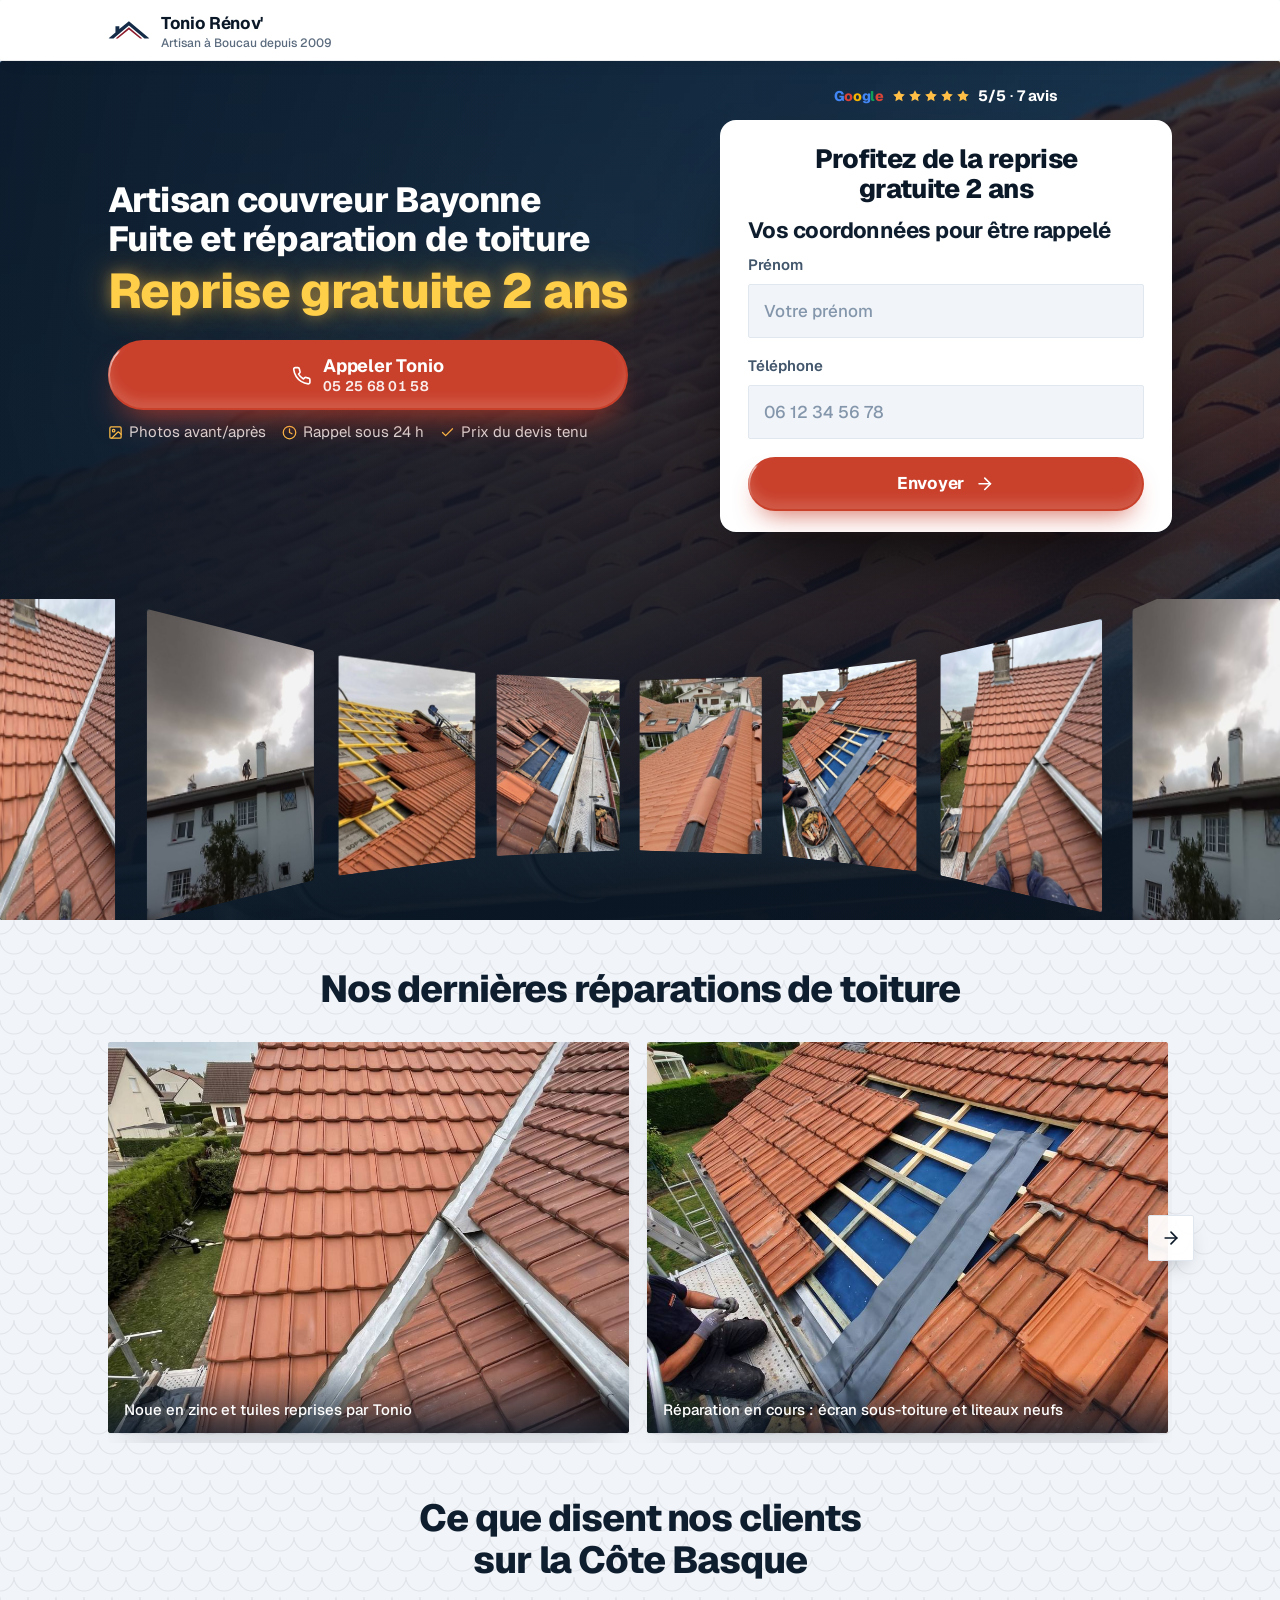
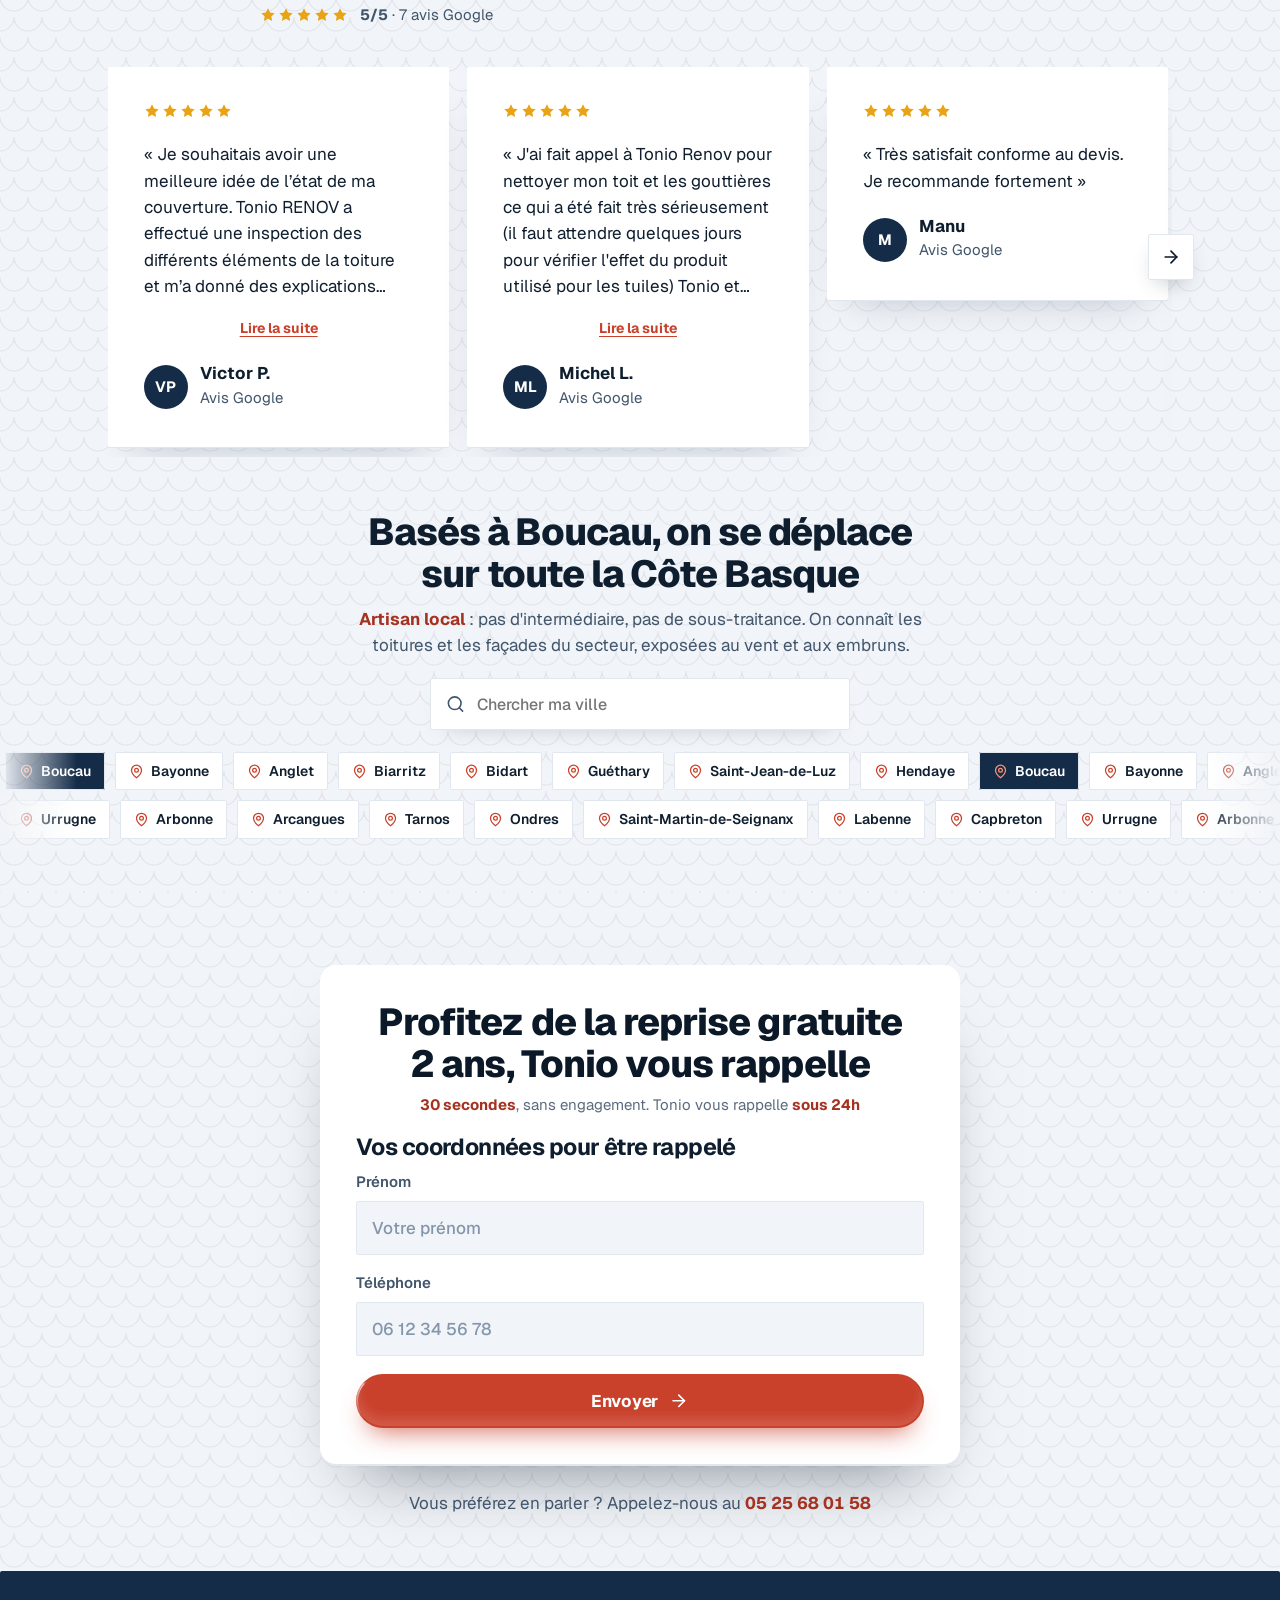
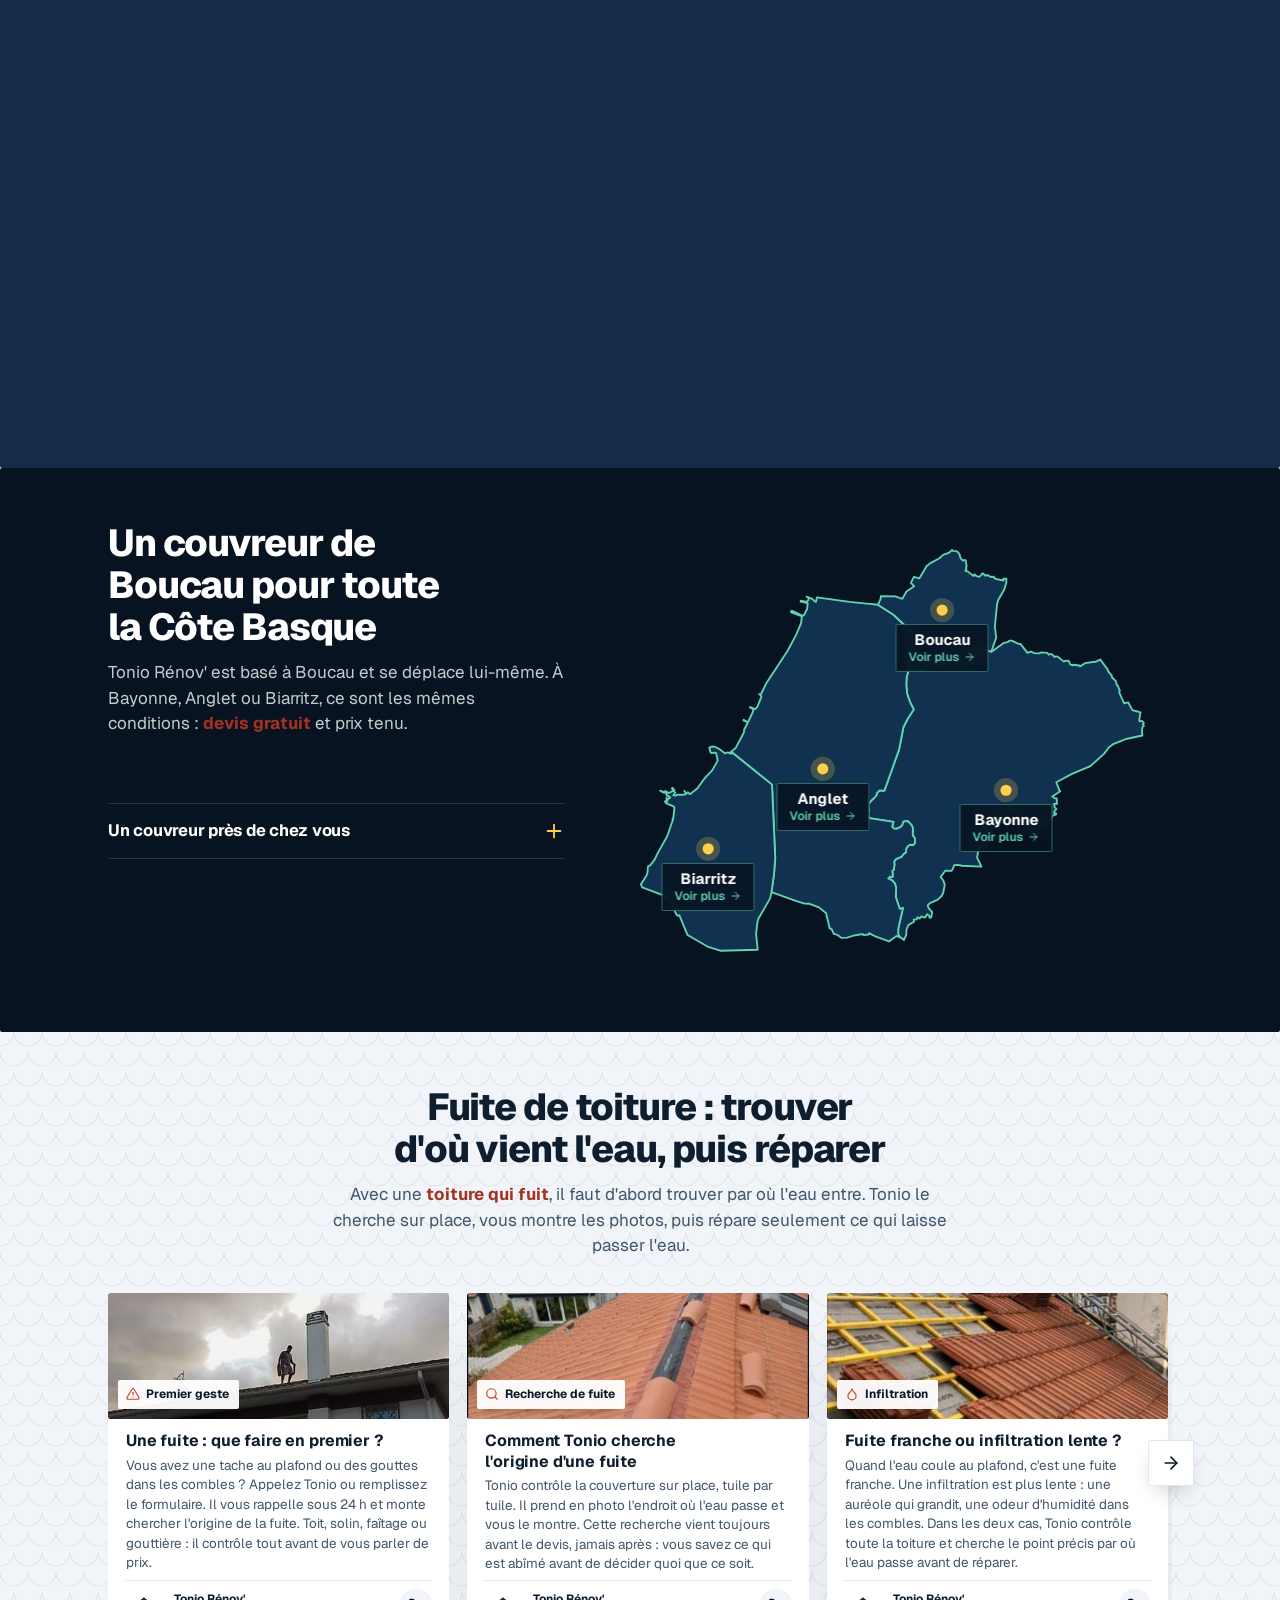
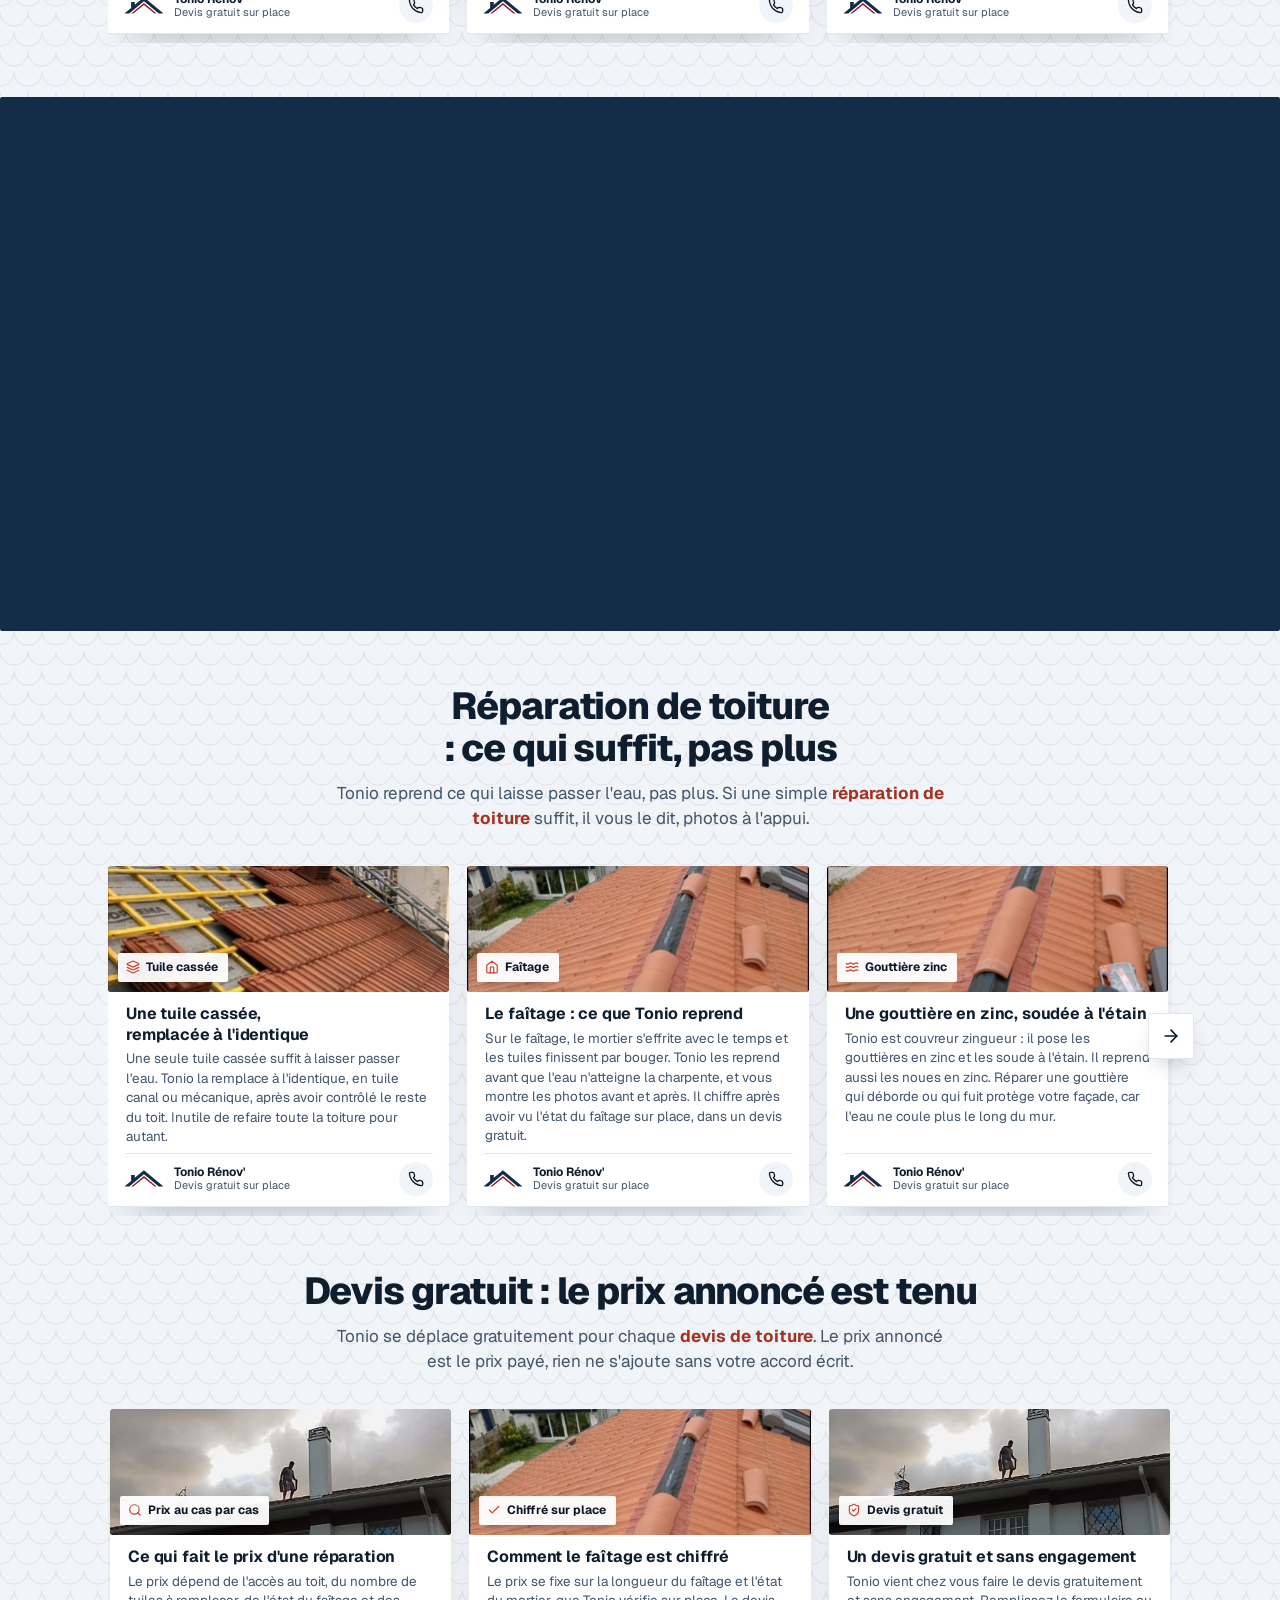
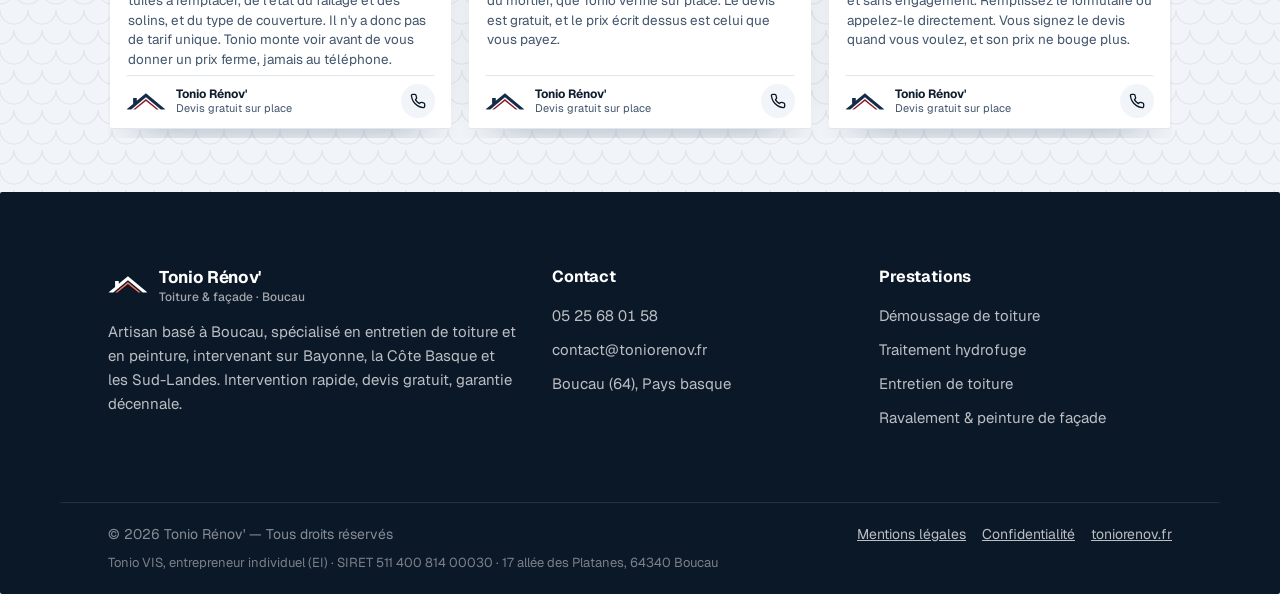
<file: couvreur/index.html>
<!DOCTYPE html>
<html lang="fr">
<head>
<script>document.documentElement.classList.add('js')</script>
<!-- Google Tag Manager -->
<script>(function(w,d,s,l,i){w[l]=w[l]||[];w[l].push({'gtm.start':
new Date().getTime(),event:'gtm.js'});var f=d.getElementsByTagName(s)[0],
j=d.createElement(s),dl=l!='dataLayer'?'&l='+l:'';j.async=true;j.src=
'https://www.googletagmanager.com/gtm.js?id='+i+dl;f.parentNode.insertBefore(j,f);
})(window,document,'script','dataLayer','GTM-5VBQJ4RZ');</script>
<!-- End Google Tag Manager -->
<!-- Google Ads Conversion Tag (direct, backup de GTM) -->
<script async src="https://www.googletagmanager.com/gtag/js?id=AW-18220615555"></script>
<script>
window.dataLayer = window.dataLayer || [];
function gtag(){dataLayer.push(arguments);}
gtag('js', new Date());
gtag('config', 'AW-18220615555');
</script>
<!-- End Google Ads Conversion Tag -->
<meta charset="UTF-8">
<meta name="viewport" content="width=device-width, initial-scale=1">
<title>Couvreur Bayonne, Anglet : réparation toiture, fuite · Tonio Rénov'</title>
<meta name="description" content="Réparation toiture et recherche de fuite toiture à Bayonne, Anglet, Biarritz, Boucau : devis gratuit, prix tenu, reprise gratuite 2 ans si la fuite revient.">
<meta name="theme-color" content="#0b1827">
<meta property="og:type" content="website">
<meta property="og:title" content="Couvreur Bayonne, Anglet : réparation toiture, fuite · Tonio Rénov'">
<meta property="og:description" content="Réparation toiture et recherche de fuite toiture à Bayonne, Anglet, Biarritz, Boucau : devis gratuit, prix tenu, reprise gratuite 2 ans si la fuite revient.">
<meta property="og:image" content="https://potentieel.fr/tonio-renov/roof.jpg">
<link rel="canonical" href="https://potentieel.fr/tonio-renov/couvreur/">
<link rel="icon" type="image/svg+xml" href="/favicon.svg">
<link rel="preload" as="image" href="/roof.jpg" fetchpriority="high">
<link rel="preconnect" href="https://fonts.googleapis.com">
<link rel="preconnect" href="https://fonts.gstatic.com" crossorigin>
<link href="https://fonts.googleapis.com/css2?family=Geist:wght@400;500;600;700;800&amp;display=swap" rel="stylesheet">
<style>
/* =====================================================================
   Tonio Rénov' — landings Google Ads (modèle réutilisable)
   Source unique du design : _src/style.css  → build.py l'injecte dans
   chacune des pages. Ne pas éditer les index.html générés à la main.
   Palette tirée du logo (marine + rouge) et de la tuile canal du métier.
   ===================================================================== */
:root{
  --nuit:#0b1827;
  --marine:#152c48;
  --marine-2:#21456b;
  --tuile:#c9402b;
  --tuile-fonce:#a53220;
  --tuile-clair:#ff9070;
  --jaune:#ffd23f;
  --ciel:#f1f4f8;
  --ciel-2:#e0e7ef;
  --texte:#0f1e2e;
  --texte-2:#41556b;
  --vert:#2f8a5b;
  --vert-clair:#8fd4ac;
  --font:'Geist',system-ui,-apple-system,'Segoe UI',Roboto,'Helvetica Neue',Arial,sans-serif;
  --ease:cubic-bezier(.22,1,.36,1);
  --gutter:clamp(20px,5vw,48px);
  --max:1160px;
  --r:16px;
  /* écailles de tuile : texture discrète des fonds clairs */
  --ecailles:url("data:image/svg+xml,%3Csvg xmlns='http://www.w3.org/2000/svg' width='56' height='40' viewBox='0 0 56 40'%3E%3Cg fill='none' stroke='%23152c48' stroke-opacity='.075' stroke-width='1.2'%3E%3Cpath d='M0 20a14 14 0 0 0 28 0M28 20a14 14 0 0 0 28 0'/%3E%3Cpath d='M-14 0a14 14 0 0 0 28 0M14 0a14 14 0 0 0 28 0M42 0a14 14 0 0 0 28 0'/%3E%3Cpath d='M-14 40a14 14 0 0 0 28 0M14 40a14 14 0 0 0 28 0M42 40a14 14 0 0 0 28 0'/%3E%3C/g%3E%3C/svg%3E");
  --ecailles-blanc:url("data:image/svg+xml,%3Csvg xmlns='http://www.w3.org/2000/svg' width='56' height='40' viewBox='0 0 56 40'%3E%3Cg fill='none' stroke='%23ffffff' stroke-opacity='.12' stroke-width='1.2'%3E%3Cpath d='M0 20a14 14 0 0 0 28 0M28 20a14 14 0 0 0 28 0'/%3E%3Cpath d='M-14 0a14 14 0 0 0 28 0M14 0a14 14 0 0 0 28 0M42 0a14 14 0 0 0 28 0'/%3E%3Cpath d='M-14 40a14 14 0 0 0 28 0M14 40a14 14 0 0 0 28 0M42 40a14 14 0 0 0 28 0'/%3E%3C/g%3E%3C/svg%3E");
}

*,*::before,*::after{box-sizing:border-box}
html{scroll-behavior:smooth;scroll-padding-top:84px;-webkit-text-size-adjust:100%}
body{margin:0;background:var(--ciel);color:var(--texte);font-family:var(--font);font-size:1.0625rem;line-height:1.6;-webkit-font-smoothing:antialiased;text-rendering:optimizeLegibility;font-optical-sizing:auto}
img{max-width:100%;height:auto;display:block}
h1,h2,h3,p,ul,ol,figure,blockquote{margin:0}
ul,ol{padding:0;list-style:none}
a{color:inherit}
strong{font-weight:700;color:var(--tuile-fonce)}
::selection{background:var(--tuile);color:#fff}
:focus-visible{outline:3px solid var(--tuile-clair);outline-offset:3px;border-radius:6px}
.wrap{width:100%;max-width:var(--max);margin-inline:auto;padding-inline:var(--gutter)}
.sr{position:absolute;width:1px;height:1px;overflow:hidden;clip:rect(0 0 0 0);white-space:nowrap}
.skip{position:absolute;left:12px;top:-60px;z-index:100;background:#fff;color:var(--texte);padding:10px 16px;border-radius:10px;font-weight:600;text-decoration:none;transition:top .2s}
.skip:focus{top:12px}
.ic{width:1.25em;height:1.25em;flex:none;stroke:currentColor;fill:none;stroke-width:2;stroke-linecap:round;stroke-linejoin:round}
.ic-fill{fill:currentColor;stroke:none}

/* ---------- Titres ---------- */
h1,h2,h3{font-weight:800;letter-spacing:-.03em;line-height:1.06;text-wrap:balance}
h2{font-size:clamp(1.9rem,1rem + 3.6vw,3.2rem)}
h3{font-size:1.1875rem;letter-spacing:-.015em;line-height:1.25;font-weight:700}
.lead{font-size:1.1875rem;color:var(--texte-2);max-width:56ch;text-wrap:pretty}
h2+.lead,h2+p{margin-top:20px}
.on-dark{color:#fff}
.on-dark strong{color:var(--tuile-clair)}
.on-dark .lead{color:rgba(255,255,255,.78)}
/* Rareté honnête : petit paragraphe italique discret au-dessus du CTA final, pose la capacité réelle sans faire de pression fake. */
.rarete{margin-top:14px;font-size:.9375rem;color:rgba(255,255,255,.72);font-style:italic}
/* PS final : vendre contre le coût de l'inaction (Sabri). Plus petit que le body mais pas caché, tout le monde scroll jusqu'ici. */
.ps{margin-top:22px;max-width:62ch;margin-inline:auto;font-size:.9375rem;line-height:1.55;color:rgba(255,255,255,.82);text-wrap:pretty}
.ps strong{color:#fff}

/* Animation de titres (21st.dev « Blur Out Up ») : chaque mot sort du flou */
.w{display:inline-block}
@keyframes fadeUp{from{opacity:0;transform:translateY(18px)}to{opacity:1;transform:none}}
/* Rien ici ne masque le contenu : les classes .reveal / .split restent dans le HTML
   mais n'ont plus d'effet. Une animation d'apparition qui n'avance pas (onglet en
   arrière-plan, appareil lent, navigateur bridé) laissait le texte à opacité 0 —
   inacceptable sur une page qui reçoit du trafic payant. */

/* ---------- Boutons (21st.dev « Shimmer Button » : lumière qui longe le contour) ---------- */
.btn{--h:58px;position:relative;isolation:isolate;overflow:hidden;display:inline-flex;align-items:center;justify-content:center;gap:.65em;min-height:var(--h);padding:0 1.8rem;border:0;border-radius:999px;font:700 1.0625rem/1 var(--font);letter-spacing:-.005em;text-decoration:none;cursor:pointer;white-space:nowrap;transition:transform .3s var(--ease),box-shadow .3s var(--ease),color .3s;-webkit-tap-highlight-color:transparent;touch-action:manipulation}
.btn:active{transform:translateY(1px) scale(.985)}
.btn .ic{width:1.15em;height:1.15em}
.btn .arr{transition:transform .35s var(--ease)}
.btn:hover .arr{transform:translateX(5px)}
.btn .btn-ph{animation:btnPhone 2.4s ease-in-out infinite}
@keyframes btnPhone{0%,70%,100%{transform:rotate(0)}10%{transform:rotate(-14deg)}20%{transform:rotate(14deg)}30%{transform:rotate(-10deg)}40%{transform:rotate(10deg)}50%{transform:rotate(0)}}
.btn-sm{--h:42px;padding:0 1.15rem;font-size:.9375rem}

.btn-call{background:var(--tuile);color:#fff;box-shadow:0 18px 34px -14px rgba(201,64,43,.85)}
.btn-call:hover{transform:translateY(-3px);box-shadow:0 24px 40px -14px rgba(201,64,43,.95)}
.sh-spark{position:absolute;inset:0;z-index:-2;overflow:hidden;container-type:size;filter:blur(1.5px);border-radius:inherit}
.sh-slide{position:absolute;inset:0;height:100cqh;aspect-ratio:1;animation:shSlide 3.4s ease-in-out infinite alternate}
.sh-spin{position:absolute;inset:-100%;width:auto;background:conic-gradient(from calc(270deg - 45deg),transparent 0,rgba(255,255,255,.95) 90deg,transparent 90deg);animation:shSpin 6.8s linear infinite}
.sh-back{position:absolute;inset:2px;z-index:-1;border-radius:inherit;background:var(--tuile);box-shadow:inset 0 -8px 12px rgba(255,255,255,.14);transition:box-shadow .3s}
.btn-call:hover .sh-back{box-shadow:inset 0 -10px 14px rgba(255,255,255,.26)}
@keyframes shSlide{to{transform:translate(calc(100cqw - 100%),0)}}
@keyframes shSpin{0%{transform:translateZ(0) rotate(0)}15%,35%{transform:translateZ(0) rotate(90deg)}65%,85%{transform:translateZ(0) rotate(270deg)}100%{transform:translateZ(0) rotate(360deg)}}
.ring{transform-origin:50% 50%;animation:ring 4.2s ease-in-out infinite}
@keyframes ring{0%,60%,100%{transform:rotate(0)}6%{transform:rotate(-16deg)}12%{transform:rotate(14deg)}18%{transform:rotate(-12deg)}24%{transform:rotate(10deg)}30%{transform:rotate(-6deg)}36%{transform:rotate(0)}}

.btn-ghost{background:rgba(255,255,255,.08);color:#fff;box-shadow:inset 0 0 0 1.5px rgba(255,255,255,.42);backdrop-filter:blur(8px);-webkit-backdrop-filter:blur(8px)}
.btn-ghost::before{content:"";position:absolute;inset:0;z-index:-1;background:#fff;transform:translateY(102%);transition:transform .5s var(--ease)}
.btn-ghost:hover{color:var(--nuit);transform:translateY(-3px)}
.btn-ghost:hover::before{transform:none}

.btn-light{background:#fff;color:var(--tuile-fonce);box-shadow:0 18px 34px -16px rgba(11,24,39,.55)}
.btn-light:hover{transform:translateY(-3px)}
.btn-outline-light{background:transparent;color:#fff;box-shadow:inset 0 0 0 1.5px rgba(255,255,255,.65)}
.btn-outline-light::before{content:"";position:absolute;inset:0;z-index:-1;background:#fff;transform:translateY(102%);transition:transform .5s var(--ease)}
.btn-outline-light:hover{color:var(--tuile-fonce);transform:translateY(-3px)}
.btn-outline-light:hover::before{transform:none}

/* ---------- Barre du haut : visible dès l'arrivée, reste collée en scrollant ---------- */
.bar{position:sticky;top:0;z-index:60;background:rgba(11,24,39,.96);-webkit-backdrop-filter:blur(16px) saturate(1.3);backdrop-filter:blur(16px) saturate(1.3);border-bottom:1px solid rgba(255,255,255,.09);transition:box-shadow .3s}
body.scrolled .bar{box-shadow:0 12px 30px -18px rgba(0,0,0,.7)}
.bar-in{max-width:var(--max);margin-inline:auto;height:64px;padding-inline:var(--gutter);display:flex;align-items:center;justify-content:space-between;gap:14px}
.brand{display:flex;align-items:center;gap:11px;color:#fff;text-decoration:none;min-width:0}
.brand svg{width:40px;height:auto;flex:none}
.brand b{font-size:1.0625rem;font-weight:700;letter-spacing:-.02em;white-space:nowrap}
.brand small{display:block;font-size:.75rem;font-weight:500;color:rgba(255,255,255,.62);letter-spacing:0;line-height:1.1}
/* Header épuré : brand + lien tel discret, PAS de deuxième CTA. Le FAB flottant prend le relais après scroll, et le hero porte le vrai CTA. */
.bar-tel-link{display:inline-flex;align-items:center;gap:.5em;color:#fff;font-weight:600;font-size:.9375rem;text-decoration:none;font-variant-numeric:tabular-nums;letter-spacing:-.01em;padding:8px 10px;border-radius:999px;transition:background .2s}
.bar-tel-link:hover{background:rgba(255,255,255,.08)}
.bar-tel-link .ic{width:1.1em;height:1.1em}
@media(max-width:430px){.brand small{display:none}.bar-tel-num{display:none}.bar-tel-link{padding:10px}}

/* ---------- Hero : la photo EST le fond ---------- */
.hero{position:relative;isolation:isolate;display:flex;align-items:center;color:#fff;background:var(--nuit);overflow:hidden}
.hero-bg{position:absolute;inset:0;z-index:-2}
.hero-bg img{width:100%;height:100%;object-fit:cover;object-position:var(--pos,62% 42%)}
/* Voile tamisé bleu nuit sur toute la photo de fond (règle Emrick 18/11) : fait ressortir texte, bouton et formulaire. */
.hero::before{content:"";position:absolute;inset:0;z-index:-1;background:linear-gradient(rgba(11,24,39,.45),rgba(11,24,39,.45)),linear-gradient(180deg,rgba(11,24,39,.5) 0%,rgba(11,24,39,.12) 26%,rgba(11,24,39,.66) 62%,rgba(11,24,39,.96) 100%),linear-gradient(90deg,rgba(11,24,39,.7) 0%,rgba(11,24,39,.22) 58%,rgba(11,24,39,0) 100%)}
.hero-in{width:100%;max-width:var(--max);margin-inline:auto;padding:clamp(40px,7vh,96px) var(--gutter) clamp(40px,7vh,96px);display:grid;gap:clamp(28px,4vw,56px);align-items:center}
/* Hero centré (demande Emrick 09/11) : plus posé, plus LP de conversion. En desktop quand on passe en split (hero-copy à gauche, formulaire à droite), on revient à text-align:left — un texte centré dans une colonne gauche tombe mal à côté d'un bloc à droite. */
.hero-copy{text-align:center}
.hero-cta{justify-content:center}
.hero-proof{justify-content:center}
.hero h1{font-size:clamp(1.55rem,.9rem + 2.2vw,2.5rem);line-height:1.15;letter-spacing:-.025em;text-wrap:balance}
.hero mark{background:linear-gradient(var(--jaune),var(--jaune)) no-repeat 0 94%/100% .1em;color:var(--jaune);-webkit-box-decoration-break:clone;box-decoration-break:clone;padding-bottom:.06em;white-space:nowrap}
@media(max-width:400px){.hero h1 mark{font-size:.92em}}
.hero-sub{margin-top:clamp(16px,2.4vh,24px);max-width:42ch;font-size:clamp(1.0625rem,.95rem + .55vw,1.3125rem);line-height:1.5;color:rgba(255,255,255,.88);text-wrap:pretty}
.hero-sub strong{color:#fff;font-weight:700;background:linear-gradient(rgba(201,64,43,.55),rgba(201,64,43,.55)) no-repeat 0 100%/100% .38em;padding:0 .06em}
.hero-cta{margin-top:clamp(20px,3.5vh,32px);display:flex;flex-wrap:wrap;align-items:center;gap:14px 20px}
.hero-proof{margin-top:16px;display:flex;flex-wrap:wrap;align-items:center;gap:8px 16px;font-size:.9375rem;color:rgba(255,255,255,.85)}
.stars{display:inline-flex;gap:2px;color:#ffbf47}
.stars .ic{width:16px;height:16px}
.hero-proof span{display:inline-flex;align-items:center;gap:.4em}
.hero-proof .ic{width:1em;height:1em;color:#ffbf47}
.hero-num{font-variant-numeric:tabular-nums;font-weight:600;color:#fff;letter-spacing:.01em}
.hero-num::before{content:"·";margin-right:.5em;color:rgba(255,255,255,.4)}
/* Badge « Avis Google · 23 avis » juste au-dessus du CTA — social proof pointée, pas pavé. */
.google-badge{display:inline-flex;align-items:center;gap:.55em;margin-top:clamp(18px,3vh,24px);padding:7px 14px 7px 12px;background:rgba(255,255,255,.08);border:1px solid rgba(255,255,255,.14);border-radius:999px;color:#fff;text-decoration:none;font-size:.9375rem;font-weight:500;transition:background .2s}
.google-badge:hover{background:rgba(255,255,255,.14)}
.google-badge .g-logo{display:inline-flex;font-family:Geist,system-ui,sans-serif;font-weight:800;font-size:.875rem;letter-spacing:-.02em}
.google-badge .g-logo b{font-weight:800}
.google-badge .stars .ic{width:14px;height:14px}
.google-badge b{font-weight:700}
/* CTA primaire du hero : même intensité que btn-call pour que « Décrire mon besoin » porte seul la conversion. */
.btn-primary{background:var(--tuile);color:#fff;box-shadow:0 18px 34px -14px rgba(201,64,43,.85)}
.btn-primary:hover{transform:translateY(-3px);box-shadow:0 24px 40px -14px rgba(201,64,43,.95)}
.btn-primary:hover .sh-back{box-shadow:inset 0 -10px 14px rgba(255,255,255,.26)}
.btn-stack{--h:70px;padding:0 1.7rem}
.btn-stack .btn-txt{display:inline-flex;flex-direction:column;align-items:flex-start;line-height:1.05;text-align:left}
.btn-stack .btn-txt b{font-weight:700;font-size:1.3125rem;letter-spacing:-.005em;font-variant-numeric:tabular-nums}
.btn-stack .btn-txt small{font-weight:500;font-size:.78125rem;opacity:.92;letter-spacing:.01em;margin-top:2px;text-transform:none}
@media(max-width:560px){.btn-stack{--h:66px;padding:0 1.35rem}.btn-stack .btn-txt b{font-size:1.1875rem}.btn-stack .btn-txt small{font-size:.75rem}}
@media(max-width:360px){.btn-stack .btn-txt b{font-size:1.125rem}}
/* Appel direct : lien assumé, pas 2e bouton concurrent. Le numéro reste visible pour les urgents. */
.btn-tel{display:inline-flex;align-items:center;gap:.55em;color:#fff;font-weight:600;font-size:1rem;text-decoration:underline;text-decoration-color:rgba(255,255,255,.4);text-underline-offset:4px;transition:text-decoration-color .2s}
.btn-tel:hover{text-decoration-color:#fff}
.btn-tel b{font-variant-numeric:tabular-nums;letter-spacing:.01em}
.btn-tel .ic{width:1.15em;height:1.15em}
@media(max-width:560px){
  .hero-cta .btn{width:100%}
  .hero-in{padding:30px var(--gutter) 24px}
  .hero-sub{margin-top:16px}
  .hero-cta{margin-top:22px;gap:14px}
  .hero-cta .btn{--h:54px}
  .btn-tel{justify-content:center;width:100%;padding:8px 0}
  .hero-proof{margin-top:14px;gap:6px 14px;font-size:.875rem}
  .google-badge{font-size:.875rem;padding:6px 12px 6px 10px}
  .hero-eyebrow{font-size:.8125rem;gap:6px 14px}
}

/* ---------- Formulaire du hero ----------
   Ordinateur : texte et boutons à gauche, formulaire à droite, sur la même ligne.
   Mobile : titre + boutons d'appel d'abord, formulaire directement en dessous. */
@media(min-width:1060px){
  .hero-in{grid-template-columns:minmax(0,1fr) minmax(392px,452px);padding-block:clamp(72px,8vh,112px)}
  .hero::before{background:linear-gradient(rgba(11,24,39,.42),rgba(11,24,39,.42)),linear-gradient(90deg,rgba(11,24,39,.92) 0%,rgba(11,24,39,.72) 46%,rgba(11,24,39,.5) 100%),linear-gradient(180deg,rgba(11,24,39,.35) 0%,rgba(11,24,39,.2) 40%,rgba(11,24,39,.6) 100%)}
  /* Quand hero split (texte à gauche, formulaire à droite), le centrage tombe mal. On revient à gauche. */
  .hero-copy{text-align:left}
  .hero-cta{justify-content:flex-start}
  .hero-proof{justify-content:flex-start}
  /* Garantit que la colonne droite (formulaire) ne touche jamais le bord bas du hero. */
  .hero-form{padding-bottom:8px}
}
.hero-form{min-width:0}
.hf-head{margin-bottom:18px;text-align:center}
.hf-t{font-size:clamp(1.45rem,1.15rem + 1.1vw,1.9rem);line-height:1.15;letter-spacing:-.03em;color:#fff}
.hf-sub{margin-top:8px;font-size:1rem;line-height:1.5;color:rgba(255,255,255,.8)}
.hf-sub strong{color:#fff}
.hero-form .devis-shell{margin:0;max-width:none;box-shadow:0 2px 0 rgba(11,24,39,.14),0 46px 80px -34px rgba(0,0,0,.9)}
.hero-form .progress{margin-bottom:24px}
@media(max-width:1059px){
  .hero-form{margin-top:clamp(20px,3.5vh,32px);max-width:640px}
  .hero-in{gap:0}
}

/* ---------- Bandeau de preuves ---------- */
.band{background:var(--marine);color:#fff}
.band ul{display:grid;grid-template-columns:repeat(2,minmax(0,1fr))}
.band li{display:flex;align-items:center;gap:14px;padding:22px clamp(14px,2.2vw,28px);border-top:1px solid rgba(255,255,255,.1);border-left:1px solid rgba(255,255,255,.1)}
.band li:nth-child(-n+2){border-top:0}
.band li:nth-child(odd){border-left:0}
.band .ic{width:30px;height:30px;color:var(--tuile-clair)}
.band b{display:block;font-size:1rem;letter-spacing:-.01em;line-height:1.2}
.band small{display:block;font-size:.875rem;color:rgba(255,255,255,.68);line-height:1.3;margin-top:2px}
@media(min-width:1040px){.band ul{grid-template-columns:repeat(5,minmax(0,1fr))}.band li{border-top:0;border-left:1px solid rgba(255,255,255,.1)}.band li:nth-child(odd){border-left:1px solid rgba(255,255,255,.1)}.band li:first-child{border-left:0}}
@media(max-width:1039px){.band li:last-child{grid-column:1/-1;border-left:0;justify-content:center}}

.lbl-short{display:none}
@media(max-width:380px){
  .lbl-short{display:inline}.lbl-long{display:none}
  .brand svg{width:34px}
  .band li{padding:18px 12px;gap:10px}
  .band .ic{width:24px;height:24px}
  .band b{font-size:.9375rem}
  .band small{font-size:.8125rem}
  .bar-in{gap:8px}
  .btn-sm{padding:0 .95rem}
  .fab{min-height:54px;padding:0 1.25rem 0 1.05rem}
}

/* ---------- Sections ---------- */
.sec{padding-block:clamp(64px,9vw,120px)}
.sec-light{background:var(--ciel) var(--ecailles)}
.sec-dark{background:var(--nuit);color:#fff}
.sec-head{max-width:760px}
.sec-head.center{margin-inline:auto;text-align:center}
.sec-head .lead{margin-top:18px}
.sec-head.center .lead{margin-inline:auto}

/* Galerie photos : vraies réalisations Tonio scrapées sur toniorenov.fr.
   Remplace la section « avant/après + bullet points » qui était trop verbeuse.
   Mobile 1 col, desktop 3 col, hover zoom léger, caption géolocalisée en bas. */
.gal-grid{list-style:none;margin:28px 0 0;padding:0;display:grid;grid-template-columns:1fr;gap:14px}
@media(min-width:760px){.gal-grid{grid-template-columns:repeat(3,1fr);gap:20px}}
.gal-grid li{position:relative;aspect-ratio:4/3;overflow:hidden;border-radius:16px;background:var(--trait,#e6e2db);box-shadow:0 1px 2px rgba(11,24,39,.06),0 24px 38px -24px rgba(11,24,39,.22)}
.gal-grid img{width:100%;height:100%;object-fit:cover;display:block;transition:transform .5s ease}
.gal-grid li:hover img{transform:scale(1.05)}
.gal-grid figcaption{position:absolute;inset:auto 0 0 0;padding:28px 16px 14px;color:#fff;font-weight:500;font-size:.9375rem;background:linear-gradient(transparent,rgba(11,24,39,.78));line-height:1.3}

/* signes : lignes, pas de cartes */
.signs-grid{display:grid;gap:clamp(30px,5vw,72px)}
@media(min-width:920px){.signs-grid{grid-template-columns:.92fr 1.08fr;align-items:start}.signs-head{position:sticky;top:104px}}
.sign{display:grid;grid-template-columns:52px 1fr;gap:18px;padding:26px 0;border-top:1px solid var(--ciel-2);align-items:start}
.sign:last-child{border-bottom:1px solid var(--ciel-2)}
.sign-ic{width:52px;height:52px;border-radius:14px;background:var(--marine);color:#fff;display:grid;place-items:center;transition:transform .5s var(--ease),background .3s}
.sign:hover .sign-ic{transform:rotate(-6deg) scale(1.06);background:var(--tuile)}
.sign-ic .ic{width:24px;height:24px}
.sign p{margin-top:6px;color:var(--texte-2);max-width:52ch}

/* méthode : vraie séquence → numérotée */
.steps{position:relative;display:grid;gap:34px;margin-top:clamp(40px,6vw,72px)}
.steps::before,.steps::after{content:"";position:absolute;left:25px;top:26px;bottom:26px;width:2px;background:rgba(255,255,255,.14)}
.steps::after{background:var(--tuile);transform:scaleY(0);transform-origin:top;transition:transform .9s var(--ease) .1s}
.steps.in::after{transform:scaleY(1)}
.step{position:relative;z-index:1;padding-left:76px}
.step-n{position:absolute;left:0;top:0;width:52px;height:52px;border-radius:50%;display:grid;place-items:center;background:var(--nuit);box-shadow:inset 0 0 0 2px rgba(255,255,255,.22);font-weight:800;font-size:1.125rem;color:var(--tuile-clair);font-variant-numeric:tabular-nums}
.step p{margin-top:8px;color:rgba(255,255,255,.74);max-width:36ch}
.step h3{padding-top:12px}
@media(min-width:920px){
  .steps{grid-template-columns:repeat(4,1fr);gap:28px}
  .steps::before,.steps::after{left:26px;right:26px;top:25px;bottom:auto;height:2px;width:auto}
  .steps::after{transform:scaleX(0);transform-origin:left}
  .steps.in::after{transform:scaleX(1)}
  .step{padding:78px 0 0}
  .step-n{left:0}
  .step h3{padding-top:0}
}

/* avant / après */
.real-grid{display:grid;gap:clamp(24px,4vw,40px) clamp(30px,5vw,72px);grid-template-areas:"head" "ba" "list";align-items:start}
.real-head{grid-area:head}
.real-list{grid-area:list;display:grid;gap:16px}
.ba-col{grid-area:ba;min-width:0}
@media(min-width:920px){.real-grid{grid-template-columns:1.1fr .9fr;grid-template-areas:"ba head" "ba list";align-items:start;grid-template-rows:auto 1fr}.real-list{margin-top:6px}}
.real-list li{display:flex;gap:14px;align-items:flex-start;color:var(--texte)}
.real-list .ic{margin-top:.2em;color:var(--vert);width:22px;height:22px}
.ba{margin:0}
.ba-stage{position:relative;aspect-ratio:4/3.3;border-radius:var(--r);overflow:hidden;background:var(--marine);user-select:none;-webkit-user-select:none;box-shadow:0 30px 60px -36px rgba(11,24,39,.7)}
.ba-img{position:absolute;inset:0;width:100%;height:100%;object-fit:cover;display:block}
.ba-before{clip-path:inset(0 calc(100% - var(--pos,50%)) 0 0)}
.ba-line{position:absolute;top:0;bottom:0;left:var(--pos,50%);width:3px;margin-left:-1.5px;background:#fff;box-shadow:0 0 22px rgba(0,0,0,.45);pointer-events:none}
.ba-knob{position:absolute;top:50%;left:50%;width:52px;height:52px;border-radius:50%;background:#fff;color:var(--nuit);display:grid;place-items:center;transform:translate(-50%,-50%);box-shadow:0 10px 26px -6px rgba(0,0,0,.55)}
.ba-knob .ic{width:24px;height:24px;stroke-width:2.4}
.ba-tag{position:absolute;top:14px;z-index:2;padding:8px 14px;border-radius:999px;background:rgba(11,24,39,.78);color:#fff;font-weight:700;font-size:.875rem;letter-spacing:-.005em;pointer-events:none;-webkit-backdrop-filter:blur(6px);backdrop-filter:blur(6px)}
.ba-tag-b{left:14px}
.ba-tag-a{right:14px;background:var(--tuile)}
.ba-range{position:absolute;inset:0;width:100%;height:100%;margin:0;opacity:0;cursor:ew-resize;-webkit-appearance:none;appearance:none;background:transparent;touch-action:pan-y;z-index:3}
.ba-range::-webkit-slider-thumb{-webkit-appearance:none;width:1px;height:100vh}
.ba-range::-moz-range-thumb{width:1px;height:100%;border:0;background:transparent}
.ba-range:focus-visible ~ .ba-line .ba-knob{outline:3px solid var(--tuile-clair);outline-offset:3px}
.ba-note{margin-top:12px;font-size:.875rem;color:var(--texte-2);display:flex;align-items:center;gap:.5em}
.ba-note .ic{width:16px;height:16px;flex:none}
.ba-split{display:grid;gap:12px}
@media(min-width:560px){.ba-split{grid-template-columns:1fr 1fr}}
.ba-split figure{margin:0;position:relative;border-radius:var(--r);overflow:hidden;aspect-ratio:16/11;background:var(--marine);box-shadow:0 30px 60px -36px rgba(11,24,39,.7)}
@media(min-width:560px){.ba-split figure{aspect-ratio:4/5}}
.ba-split img{position:absolute;inset:0;width:100%;height:100%;object-fit:cover}
.ba-split figcaption{position:absolute;left:14px;top:14px}

/* fonds photo des sections */
.has-bg{position:relative;isolation:isolate;overflow:hidden}
.sec-bg{position:absolute;inset:0;width:100%;height:100%;object-fit:cover;z-index:-1;pointer-events:none}
.sec-dark .sec-bg{opacity:.3;filter:grayscale(1) contrast(1.1)}
.sec-dark.has-bg::after{content:"";position:absolute;inset:0;z-index:-1;pointer-events:none;background:linear-gradient(180deg,var(--nuit) 0,rgba(11,24,39,.35) 28%,rgba(11,24,39,.35) 72%,var(--nuit) 100%)}
.cta .sec-bg{filter:grayscale(1) brightness(1.6) contrast(1.05);mix-blend-mode:multiply;opacity:.8}

/* avis */
.rev-grid{display:grid;gap:18px;margin-top:clamp(36px,5vw,60px)}
@media(min-width:920px){.rev-grid{grid-template-columns:1.2fr 1fr;grid-template-rows:auto auto}.rev.big{grid-row:1/3}}
.rev{background:#fff;border-radius:var(--r);padding:clamp(24px,3vw,36px);box-shadow:0 1px 0 var(--ciel-2),0 20px 40px -28px rgba(21,44,72,.35);display:flex;flex-direction:column;gap:22px}
.rev blockquote{font-size:1.0625rem;line-height:1.55;color:var(--texte);text-wrap:pretty}
.rev.big blockquote{font-size:clamp(1.35rem,1rem + 1.4vw,1.85rem);line-height:1.3;font-weight:600;letter-spacing:-.02em}
.rev.big{justify-content:flex-start;gap:26px;background:var(--marine);color:#fff;box-shadow:0 30px 60px -34px rgba(11,24,39,.8)}
.rev.big::before{content:"“";font-size:6rem;line-height:.55;height:.42em;color:var(--tuile-clair);font-weight:800;letter-spacing:-.05em}
.rev.big blockquote{color:#fff}
.rev.big .stars{color:#ffbf47}
.rev.big .rev-who small{color:rgba(255,255,255,.7)}
.rev.big .rev-av{background:var(--tuile)}
.rev.big .rev-who{margin-top:auto}
.rev .stars{color:#e8a416}
.rev-who{display:flex;align-items:center;gap:12px;margin-top:auto}
.rev-av{width:44px;height:44px;border-radius:50%;background:var(--marine);color:#fff;display:grid;place-items:center;font-weight:700;font-size:.9375rem;letter-spacing:.02em}
.rev-who b{display:block;line-height:1.2}
.rev-who small{color:var(--texte-2);font-size:.9375rem}
.rev-sum{display:flex;align-items:center;gap:12px;margin-top:22px;color:var(--texte-2);font-size:.9375rem}
.rev-sum .stars{color:#e8a416}

/* réponse à l'intention « prix » : de quoi dépend le devis */

/* devis (formulaire à choix) */
.devis-shell{max-width:640px;margin:clamp(32px,4vw,48px) auto 0;min-width:0;background:#fff;color:var(--texte);border-radius:var(--r);padding:clamp(22px,3.6vw,36px);box-shadow:0 2px 0 var(--ciel-2),0 40px 70px -40px rgba(11,24,39,.55)}
.progress{display:flex;gap:6px;margin-bottom:30px}
.progress i{flex:1;height:5px;border-radius:3px;background:var(--ciel-2);overflow:hidden;position:relative}
.progress i::after{content:"";position:absolute;inset:0;background:var(--tuile);transform:scaleX(0);transform-origin:left;transition:transform .5s var(--ease)}
.progress i.on::after{transform:none}
.fstep{display:none}
.fstep.active{display:block;animation:stepIn .55s var(--ease) both}
@keyframes stepIn{from{opacity:0;filter:blur(5px);transform:translateX(18px)}to{opacity:1;filter:blur(0);transform:none}}
.fcount{display:inline-block;font-size:.8125rem;letter-spacing:.02em;color:var(--tuile-fonce);font-weight:700;margin-bottom:10px;padding:4px 10px;border-radius:999px;background:rgba(201,64,43,.09)}
.fq{font-size:clamp(1.2rem,1rem + .8vw,1.45rem);font-weight:700;letter-spacing:-.025em;line-height:1.25;margin-bottom:8px;text-wrap:balance}
.fhint{display:block;font-size:.9375rem;color:var(--texte-2);margin-bottom:18px}
.opts{display:grid;gap:10px;min-width:0}
@media(min-width:560px){.opts{grid-template-columns:minmax(0,1fr) minmax(0,1fr)}}
.opt > span:not(.tick){flex:1 1 auto;min-width:0;overflow-wrap:break-word}
@media(min-width:560px){.opts .opt{gap:10px;padding:12px 26px 12px 11px}.opts .opt > .ic{padding:7px}.opts .opt .tick{position:absolute;top:7px;right:7px;width:17px;height:17px}.opts .opt .tick .ic{width:10px;height:10px}}
.opt{position:relative;display:flex;align-items:center;gap:13px;width:100%;min-width:0;min-height:66px;padding:13px 15px 13px 13px;text-align:left;font:600 1rem/1.25 var(--font);color:var(--texte);background:var(--ciel);border:1.5px solid var(--ciel-2);border-radius:12px;cursor:pointer;transition:transform .2s var(--ease),border-color .18s,background .18s,box-shadow .18s;-webkit-tap-highlight-color:transparent;touch-action:manipulation}
.opt > .ic{flex:none;width:22px;height:22px;padding:9px;color:var(--tuile);background:rgba(201,64,43,.09);border:1.5px solid rgba(201,64,43,.18);border-radius:50%;box-sizing:content-box;transition:background .18s,border-color .18s,color .18s,transform .18s}
.opt:hover{border-color:var(--tuile);background:#fff;transform:translateY(-2px);box-shadow:0 10px 22px -14px rgba(11,24,39,.55)}
.opt:hover > .ic{background:rgba(201,64,43,.18);border-color:rgba(201,64,43,.45);transform:scale(1.05)}
.opt.on{border-color:var(--tuile);background:rgba(201,64,43,.07);box-shadow:inset 0 0 0 1px var(--tuile)}
.opt.on > .ic{background:var(--tuile);border-color:var(--tuile);color:#fff}
.opt .tick{margin-left:auto;flex:none;width:23px;height:23px;border-radius:50%;background:#fff;box-shadow:inset 0 0 0 2px var(--ciel-2);display:grid;place-items:center;transition:background .2s,box-shadow .2s}
.opt .tick .ic{width:13px;height:13px;color:#fff;stroke-width:3;transform:scale(0);transition:transform .3s var(--ease)}
.opt:hover .tick{box-shadow:inset 0 0 0 2px var(--tuile-clair)}
.opt.on .tick{background:var(--tuile);box-shadow:inset 0 0 0 2px var(--tuile)}
.opt.on .tick .ic{transform:none}
.field{margin-bottom:16px}
.field label{display:block;font-size:.9375rem;font-weight:600;color:var(--texte-2);margin-bottom:7px}
.field input{width:100%;min-height:54px;padding:0 15px;font:500 1.0625rem var(--font);color:var(--texte);background:var(--ciel);border:1.5px solid var(--ciel-2);border-radius:12px;transition:border-color .2s,background .2s,box-shadow .2s}
.field input::placeholder{color:#8496ab}
.field input:focus{outline:none;border-color:var(--tuile);background:#fff;box-shadow:0 0 0 4px rgba(201,64,43,.14)}
.factions{display:flex;justify-content:space-between;align-items:center;gap:14px;margin-top:26px}
.fback{background:none;border:0;color:var(--texte-2);font:600 .9375rem var(--font);cursor:pointer;padding:12px 6px;display:inline-flex;align-items:center;gap:.5em;border-radius:8px}
.fback:hover{color:var(--texte)}
.fback[disabled]{opacity:0;pointer-events:none}
.btn-next{background:var(--tuile);color:#fff;min-height:54px;box-shadow:0 14px 26px -12px rgba(201,64,43,.8)}
.btn-next:disabled{background:var(--ciel-2);color:#7e90a5;box-shadow:none;cursor:not-allowed;transform:none}
.btn-next:disabled .sh-spark{display:none}
.btn-next:disabled .sh-back{background:transparent;box-shadow:none}
.btn-next:not(:disabled):hover{transform:translateY(-2px)}
.done{text-align:center;padding:14px 0 6px}
.done-ic{width:68px;height:68px;border-radius:50%;margin:0 auto 20px;background:rgba(47,138,91,.12);color:var(--vert);display:grid;place-items:center}
.done-ic .ic{width:34px;height:34px;stroke-width:2.6;stroke-dasharray:30;stroke-dashoffset:30;animation:draw .7s var(--ease) .15s forwards}
@keyframes draw{to{stroke-dashoffset:0}}
.done h3{font-size:1.6rem}
.done p{margin:12px auto 0;color:var(--texte-2);max-width:38ch}
.done .btn{margin-top:22px}
.alt-call{margin-top:26px;text-align:center;color:var(--texte-2)}
.alt-call a{color:var(--tuile-fonce);font-weight:700;text-decoration:none;white-space:nowrap;font-variant-numeric:tabular-nums}
.alt-call a:hover{text-decoration:underline}

/* zone */
.zone-grid{display:grid;gap:clamp(28px,5vw,64px);align-items:center}
@media(min-width:920px){.zone-grid{grid-template-columns:.9fr 1.1fr}}
.chips{display:flex;flex-wrap:wrap;gap:10px}
.chips li{display:inline-flex;align-items:center;gap:.5em;padding:10px 16px;border-radius:999px;background:#fff;box-shadow:inset 0 0 0 1px var(--ciel-2);font-weight:600;font-size:.9375rem;color:var(--texte);transition:transform .3s var(--ease),background .3s,color .3s}
.chips li .ic{width:15px;height:15px;color:var(--tuile)}
/* sections de contenu par mots-clés : une colonne centrée, lignes (pas de cartes) */
.kw-list{max-width:760px;margin:clamp(28px,4vw,48px) auto 0;text-align:left}
.chips li:hover{transform:translateY(-2px);background:var(--marine);color:#fff}
.chips li.base{background:var(--marine);color:#fff}
.chips li.base .ic{color:var(--tuile-clair)}

/* faq */
.faq-grid{display:grid;gap:clamp(28px,5vw,64px)}
@media(min-width:920px){.faq-grid{grid-template-columns:.8fr 1.2fr;align-items:start}.faq-head{position:sticky;top:104px}}
details{border-top:1px solid var(--ciel-2)}
details:last-child{border-bottom:1px solid var(--ciel-2)}
summary{display:flex;justify-content:space-between;align-items:center;gap:18px;padding:22px 0;cursor:pointer;list-style:none;font-weight:700;font-size:1.125rem;letter-spacing:-.015em;line-height:1.3}
summary::-webkit-details-marker{display:none}
summary .ic{width:22px;height:22px;color:var(--tuile);transition:transform .4s var(--ease)}
details[open] summary .ic{transform:rotate(45deg)}
details p{padding:0 0 24px;color:var(--texte-2);max-width:60ch}

/* appel final : section « drenched » tuile */
.cta{position:relative;isolation:isolate;overflow:hidden;background:var(--tuile) var(--ecailles-blanc);color:#fff;text-align:center}
.cta h2{max-width:16ch;margin-inline:auto}
.cta p{margin:18px auto 0;font-size:1.1875rem;color:rgba(255,255,255,.92);max-width:46ch}
.cta strong{color:#fff;box-shadow:inset 0 -.36em 0 rgba(11,24,39,.28)}
.cta .btns{margin-top:32px;display:flex;flex-wrap:wrap;justify-content:center;gap:12px}
@media(max-width:560px){.cta .btns .btn{width:100%}}

/* pied de page */
footer{background:var(--nuit);color:rgba(255,255,255,.72);font-size:.9375rem}
.foot{display:grid;gap:34px;padding-block:clamp(44px,6vw,72px)}
@media(min-width:820px){.foot{grid-template-columns:1.4fr 1fr 1fr}}
footer h4{margin:0 0 14px;color:#fff;font-size:1rem;font-weight:700;letter-spacing:-.01em}
footer ul{display:grid;gap:10px}
footer a{text-decoration:none}
footer a:hover{color:#fff;text-decoration:underline}
footer .brand{margin-bottom:16px}
.foot-bottom{border-top:1px solid rgba(255,255,255,.1);padding-block:20px;font-size:.875rem;color:rgba(255,255,255,.5);display:flex;flex-wrap:wrap;justify-content:space-between;gap:8px 20px}
.tel-foot{font-variant-numeric:tabular-nums}
.foot-legal{display:flex;flex-wrap:wrap;gap:6px 16px}
.foot-legal a{color:rgba(255,255,255,.72);text-decoration:underline}
.foot-id{flex-basis:100%;font-size:.8125rem;color:rgba(255,255,255,.45)}
.f-rgpd{margin:4px 0 0;font-size:.8125rem;line-height:1.45;color:var(--texte-2)}
.f-rgpd a{color:inherit;text-decoration:underline}
/* pages mentions légales / confidentialité */
.legal{padding-block:clamp(40px,6vw,72px);max-width:760px}
.legal h1{font-size:clamp(1.75rem,4vw,2.25rem);margin:0 0 8px;color:var(--texte)}
.legal h2{font-size:1.1875rem;margin:32px 0 8px;color:var(--texte)}
.legal p,.legal li{color:var(--texte-2);line-height:1.6;margin:0 0 10px}
.legal ul{list-style:disc;padding-left:1.25em;display:block}
.legal a{color:var(--tuile-fonce)}
.legal-top{background:var(--nuit);padding-block:16px}
.legal-top .brand b,.legal-top .brand small{color:#fff}

/* bouton d'appel flottant, présent tout le long de la page */
.fab{position:fixed;right:max(16px,env(safe-area-inset-right));bottom:max(16px,env(safe-area-inset-bottom));z-index:55;display:inline-flex;align-items:center;gap:.6em;min-height:58px;padding:0 1.5rem 0 1.25rem;border-radius:999px;background:var(--tuile);color:#fff;font:700 1.0625rem/1 var(--font);text-decoration:none;box-shadow:0 18px 34px -12px rgba(11,24,39,.7),0 0 0 3px rgba(255,255,255,.9);transition:transform .4s var(--ease),opacity .3s,visibility 0s;-webkit-tap-highlight-color:transparent;touch-action:manipulation}
.fab:hover{transform:translateY(-3px);background:var(--tuile-fonce)}
.fab:active{transform:scale(.97)}
.fab-pulse{position:absolute;inset:0;border-radius:inherit;box-shadow:0 0 0 0 rgba(201,64,43,.6);animation:fabPulse 2.4s var(--ease) infinite;pointer-events:none}
@keyframes fabPulse{0%{box-shadow:0 0 0 0 rgba(201,64,43,.55)}70%,100%{box-shadow:0 0 0 22px rgba(201,64,43,0)}}
body.fab-off .fab{opacity:0;visibility:hidden;transform:translateY(14px);transition:transform .4s var(--ease),opacity .3s,visibility 0s .3s}
@media(max-width:820px){body{padding-bottom:86px}}

@media(prefers-reduced-motion:reduce){
  .fab-pulse{animation:none}
  *,*::before,*::after{animation-duration:.001ms!important;animation-iteration-count:1!important;animation-delay:0s!important;transition-duration:.001ms!important;transition-delay:0s!important;scroll-behavior:auto!important}
  .ring{animation:none}
}

/* ===== Nov. 2026 : bande fine qui défile, carrousels, formulaire court (modèle Sud-Ouest Couverture) ===== */
/* Bande de garanties : une seule ligne qui défile en continu (2 copies de la liste, pause au survol) */
.band.marquee{overflow:hidden;padding:12px 0}
.band.marquee .band-track{display:flex;width:max-content;animation:defile 36s linear infinite}
.band.marquee:hover .band-track{animation-play-state:paused}
.band.marquee ul{display:flex;flex:none;grid-template-columns:none}
.band.marquee li{padding:0 26px;gap:9px;white-space:nowrap;border:0;border-left:1px solid rgba(255,255,255,.16);justify-content:flex-start;grid-column:auto}
.band.marquee li div{display:flex;align-items:baseline;gap:6px}
.band.marquee .ic{width:18px;height:18px;flex:none}
.band.marquee b{display:inline;font-size:.9375rem}
.band.marquee small{display:inline;margin:0;font-size:.875rem}
@keyframes defile{to{transform:translateX(-50%)}}
@media(max-width:560px){.band.marquee{padding:10px 0}.band.marquee li{padding:0 18px}.band.marquee b{font-size:.875rem}.band.marquee small{font-size:.8125rem}}
@media(prefers-reduced-motion:reduce){.band.marquee .band-track{animation:none}}

/* Carrousels (glisser au doigt + défilement auto) : chantiers et avis */
[hidden]{display:none!important}
.carousel-dots{display:flex;justify-content:center;gap:4px;margin-top:16px}
.carousel-dots button{width:26px;height:26px;border:0;background:none;padding:0;display:flex;align-items:center;justify-content:center;cursor:pointer}
.carousel-dots button::before{content:"";width:8px;height:8px;border-radius:99px;background:#c9d2dc;transition:width .3s,background .3s}
.carousel-dots button.on::before{width:24px;background:var(--tuile)}
.gal-grid[data-carousel],.rev-grid[data-carousel]{display:flex;gap:18px;overflow-x:auto;scroll-snap-type:x mandatory;scrollbar-width:none;padding:4px 2px 10px}
.gal-grid[data-carousel]::-webkit-scrollbar,.rev-grid[data-carousel]::-webkit-scrollbar{display:none}
.gal-grid[data-carousel]>li,.rev-grid[data-carousel]>.rev{flex:0 0 calc((100% - 36px)/3);scroll-snap-align:start}
.rev-grid[data-carousel]{margin-top:clamp(24px,3vw,36px)}
@media(max-width:759px){
  .gal-grid[data-carousel],.rev-grid[data-carousel]{margin-inline:calc(var(--gutter) * -1);padding-inline:var(--gutter);scroll-padding:0 var(--gutter)}
  .gal-grid[data-carousel]>li,.rev-grid[data-carousel]>.rev{flex-basis:84%;scroll-snap-align:center}
  .rev-grid[data-carousel] .rev{text-align:center;align-items:center}
  .rev-sum{justify-content:center}
}

/* Formulaire court : pas de « Étape X sur N », question sur une seule ligne */
.devis-form{container-type:inline-size}
.devis-form .fq{white-space:nowrap;font-size:min(1.45rem,5.6cqw)}
.factions{flex-wrap:nowrap}
.factions .btn-next{flex:0 1 auto;min-width:0;white-space:nowrap}
@media(max-width:560px){
  /* bouton pleine largeur, « Précédent » en dessous : « Envoyer ma demande » ne déborde plus */
  .factions{flex-direction:column-reverse;align-items:stretch;gap:4px;margin-top:22px}
  .factions .btn-next{width:100%;justify-content:center;padding-inline:1rem}
  .fback{align-self:center;padding:10px 6px;font-size:.875rem}
  .fback[disabled]{display:none}
}

/* ===== Anneau 3D de photos (repris de 2rprenov.fr, Ring3D.tsx) — remplace la bande de garanties =====
   Scène 1200×300, perspective sur le PARENT, 6 colonnes à 30°, 2 vignettes 260×370 à ±90° par colonne,
   backface-visibility:hidden (c'est ce qui empêche la photo du premier plan d'envahir la page).
   Toute la géométrie suit --e (échelle calculée en JS selon l'écran). */
.ring-sec{position:relative;background:var(--nuit);overflow:hidden;padding:calc(110px * var(--e,1)) 0}
.ring3d{position:relative;height:calc(300px * var(--e,1))}
.ring3d-scene{position:absolute;left:50%;top:0;width:calc(1200px * var(--e,1));height:100%;transform:translateX(-50%);perspective:calc(700px * var(--e,1));perspective-origin:50% 50%}
.ring3d-rot{width:100%;height:100%;transform-style:preserve-3d;cursor:grab;touch-action:pan-y;-webkit-user-select:none;user-select:none}
.ring3d-rot:active{cursor:grabbing}
.ring3d-col{position:absolute;left:50%;top:0;width:calc(1400px * var(--e,1));height:100%;display:flex;align-items:center;justify-content:space-between;transform:translateX(-50%) rotateY(var(--a));transform-style:preserve-3d}
.ring3d-v{flex:none;width:calc(260px * var(--e,1));height:calc(370px * var(--e,1));border-radius:max(8px,calc(18px * var(--e,1)));overflow:hidden;backface-visibility:hidden;-webkit-backface-visibility:hidden;transform-style:flat;background:var(--marine)}
.ring3d-v:first-child{transform:rotateY(90deg)}
.ring3d-v:last-child{transform:rotateY(-90deg)}
.ring3d-v img{display:block;width:100%;height:100%;object-fit:cover;pointer-events:none}
/* Fin d'offre sous le titre du formulaire */
.hf-fin{margin-top:6px;font-size:.9375rem;color:#ffbf47;font-weight:600}
.offre-fin{color:var(--tuile);font-weight:700}

/* ===== Anneau dans le hero (option ring_hero) : entre les arguments et le formulaire.
   Mobile : pleine largeur (sort du gutter) ; ordinateur : dans la colonne de gauche. --e posé par app.js selon la largeur. */
.ring-hero{position:relative;margin-top:clamp(14px,2.2vh,22px);padding:calc(34px * var(--e,.4)) 0;overflow:hidden}
@media(max-width:1059px){.ring-hero{margin-inline:calc(var(--gutter) * -1)}}
/* Ordinateur : l'anneau passe sous le texte ET le formulaire, sur toute la largeur de l'écran (demande Emrick 18/11). */
@media(min-width:1060px){
  .hero-copy{grid-row:1}
  .hero-in>.hero-form{grid-row:1}
  .ring-hero{grid-column:1/-1;grid-row:2;padding:calc(100px * var(--e,.7)) 0;margin:0 calc(50% - 50vw) calc(clamp(72px,8vh,112px) * -1)}
}
/* Titre de l'offre dans la carte du formulaire (option form_titre_carte) */
.fc-t{margin:0 0 14px;text-align:center;font-size:clamp(1.3rem,1.1rem + .7vw,1.65rem);line-height:1.15;letter-spacing:-.025em;color:var(--nuit)}
.fc-sub{margin:-6px 0 16px;text-align:center;font-size:.9375rem;color:#5b6b7f}
/* H1 sur 3 lignes : métier / prestation / prix (prix barré à côté) */
.hero h1 .h1-sub{display:block;font-size:.62em;font-weight:700;letter-spacing:-.01em;color:rgba(255,255,255,.88);margin:.2em 0 .1em}
.hero h1 mark.h1-prix{font-size:1.32em}
.hero h1 s.h1-barre{position:relative;display:inline-block;font-size:.72em;font-weight:600;color:rgba(255,255,255,.62);text-decoration:none;margin-left:.25em;white-space:nowrap}
/* Le trait est dessiné à part : text-decoration ne passe pas sur les mots animés (inline-block). */
.hero h1 s.h1-barre::after{content:"";position:absolute;left:-.06em;right:-.06em;top:52%;height:.09em;border-radius:1px;background:rgba(255,255,255,.8);transform:rotate(-6deg)}

/* Ordre 18/11 : avis plus compacts sur mobile, formulaire du bas collé à la zone (pas de grand vide). */
@media(max-width:700px){
  .rev-grid[data-carousel] .rev{padding:20px 18px;gap:14px}
  .rev-grid[data-carousel] .rev blockquote{font-size:.9375rem;line-height:1.5}
}
#zone+#devis-bas{padding-top:clamp(8px,2vw,24px)}

/* ===== H1 « modèle B » v2 (règles Emrick 18/11) =====
   Lignes 1 (métier) et 2 (prestation) : MÊME taille, une ligne chacune. Ligne 3 : l'offre, seule
   taille plus grande, jaune avec une lueur ; le prix barré garde la taille des lignes 1-2.
   --n (calculé par build.py) = caractères de la ligne la plus large : le H1 tient pile dans la largeur du bouton d'appel. */
.hero h1.h1-b{font-size:min(1.9rem,calc((100vw - 2 * var(--gutter)) / (var(--n) * .54)));line-height:1.14;letter-spacing:-.025em}
@media(min-width:1060px){.hero h1.h1-b{font-size:min(2.6rem,calc(600px / (var(--n) * .54)))}}
.hero h1.h1-b .h1-l,.hero h1.h1-b .h1-sub{display:block;white-space:nowrap;font-size:1em;font-weight:inherit;letter-spacing:inherit;color:#fff;margin:0}
.hero h1.h1-b .h1-offre{display:block;white-space:nowrap;margin-top:.12em}
.hero h1.h1-b mark.h1-prix{font-size:1.4em;background:none;padding:0;color:#ffcf4a;text-shadow:0 0 .3em rgba(255,191,71,.55),0 0 .9em rgba(255,176,40,.4)}
.hero h1.h1-b s.h1-barre{font-size:1em;font-weight:inherit;margin-left:.3em}
/* Le bouton d'appel prend la largeur du bloc texte (bords alignés sur le H1). */
.hero-copy:has(h1.h1-b){width:fit-content;max-width:100%;margin-inline:auto}
@media(min-width:1060px){.hero-copy:has(h1.h1-b){margin-inline:0;justify-self:start}}
.hero-copy:has(h1.h1-b) .hero-cta .btn{width:100%;justify-content:center}
/* Badge Google : simple ligne de texte (Google en couleurs, étoiles, note), pas une pilule qui ressemble au bouton. */
.hero .google-badge{background:none;border:0;padding:0;border-radius:0;margin-top:clamp(12px,2vh,18px);font-size:.9375rem}
.hero .google-badge+.hero-cta{margin-top:10px}
/* Chaque ligne prend sa largeur réelle (mesurée par app.js pour caler le H1 sur la largeur du bouton). */
.hero h1.h1-b .h1-l,.hero h1.h1-b .h1-sub,.hero h1.h1-b .h1-offre{width:max-content;max-width:none;margin-inline:auto}
@media(min-width:1060px){.hero h1.h1-b .h1-l,.hero h1.h1-b .h1-sub,.hero h1.h1-b .h1-offre{margin-inline:0}}

/* ===== TEST 18/11 : hero sur fond uni (option de page fond='marine' | 'blanc'), sans photo derrière ===== */
.hero.fond-uni::before{display:none}
.hero.fond-marine{background:var(--marine)}
.hero.fond-blanc{background:#fff;color:var(--texte)}
.hero.fond-blanc h1.h1-b .h1-l,.hero.fond-blanc h1.h1-b .h1-sub{color:var(--nuit)}
.hero.fond-blanc h1.h1-b mark.h1-prix{color:var(--tuile);text-shadow:0 0 .35em rgba(201,64,43,.22)}
.hero.fond-blanc h1.h1-b s.h1-barre{color:#7a8899}
.hero.fond-blanc h1.h1-b s.h1-barre::after{background:#7a8899}
.hero.fond-blanc .google-badge{color:var(--texte)}
.hero.fond-blanc .hero-proof{color:var(--texte-2)}
.hero.fond-blanc .hero-proof .ic{color:var(--tuile)}
.hero.fond-blanc .stars{color:#e8a416}
.hero.fond-blanc .hero-form .devis-shell{border:1px solid var(--ciel-2);box-shadow:0 30px 60px -36px rgba(21,44,72,.45)}

/* ===== TEST 18/11 : cartes de formulaire en bleu (option de page form_bleu=True, pensée pour le fond blanc).
   Texte blanc sur la carte, choix et champs en cartes blanches (jamais de ton sur ton). ===== */
.form-bleu .devis-shell{background:var(--marine);color:#fff;border:0;box-shadow:0 30px 60px -30px rgba(21,44,72,.7)}
.hero.fond-blanc .form-bleu .devis-shell,.form-bleu .hero.fond-blanc .hero-form .devis-shell{border:0;box-shadow:0 30px 60px -30px rgba(21,44,72,.7)}
.form-bleu .fc-t{color:#fff}
.form-bleu .fc-sub,.form-bleu .fhint{color:rgba(255,255,255,.72)}
.form-bleu .fc-sub strong{color:#fff}
.form-bleu .progress i{background:rgba(255,255,255,.18)}
.form-bleu .opt{background:#fff;border-color:#fff}
.form-bleu .opt:hover{border-color:var(--tuile-clair)}
.form-bleu .opt.on{background:#fff4f1}
.form-bleu .field label{color:rgba(255,255,255,.82)}
.form-bleu .field input{background:#fff;border-color:#fff}
.form-bleu .btn-next:disabled{background:rgba(255,255,255,.14);color:rgba(255,255,255,.55)}
.form-bleu .fback{color:rgba(255,255,255,.72)}
.form-bleu .fback:hover{color:#fff}
.form-bleu .done p{color:rgba(255,255,255,.75)}
.form-bleu .done-ic{background:rgba(143,212,172,.16);color:var(--vert-clair)}

/* 4 peurs sous le bouton : 2 + 2 sur ordinateur (18/11) */
@media(min-width:1060px){.hero-proof:has(span:nth-child(4)){display:grid;grid-template-columns:repeat(2,max-content);gap:10px 22px}}

/* Choix du formulaire blanc plus marqués que le fond de la carte (18/11) */
.opt{background:#e8eef5;border-color:#cbd6e3;box-shadow:0 1px 0 rgba(21,44,72,.08)}
.opt .tick{box-shadow:inset 0 0 0 2px #c3cfdd}

/* Sections score de qualité en dépliants (19/11) : H3 = mot-clé exact, texte lisible par Google dans le DOM */
.kw-acc{max-width:760px;margin:clamp(24px,4vw,40px) auto 0;text-align:left}
.kw-acc summary h3{margin:0;font:inherit;letter-spacing:inherit;color:var(--texte)}
.kw-acc details p{max-width:none}
.kw-acc-sec+.kw-acc-sec{padding-top:clamp(8px,2vw,24px)!important}

/* Nombre impair de choix (ravalement : 3) : le dernier prend toute la ligne sur ordinateur (19/11) */
@media(min-width:560px){.opts .opt:last-child:nth-child(odd){grid-column:1/-1}}
/* Réponses aux peurs, sous le bouton d'appel (analyse de marché Sud-Ouest, 19/11/2026) */
.hero-peurs{list-style:none;margin:16px 0 0;padding:0;display:flex;flex-direction:column;gap:7px;font-size:.9375rem;line-height:1.35;color:rgba(255,255,255,.9)}
.hero-peurs li{display:flex;align-items:flex-start;gap:.5em;text-align:left}
.hero-peurs .ic{flex:none;width:1.05em;height:1.05em;margin-top:.15em;color:#ffbf47;stroke-width:3}
@media(max-width:860px){.hero-peurs{align-items:center;margin-top:14px;font-size:.875rem}.hero-peurs li{max-width:34ch}}

/* =====================================================================
   Refonte du 20/11/2026 (Emrick) : chaque section tient dans un écran, flèches sur ordinateur,
   villes qui défilent + recherche, carte des communes, cartes photo, FAQ sur le bleu du haut.
   ===================================================================== */
.sr-only{position:absolute;width:1px;height:1px;padding:0;margin:-1px;overflow:hidden;clip:rect(0,0,0,0);white-space:nowrap;border:0}
/* Sections plus compactes : du titre au bas de la section, tout tient dans un écran */
.sec{padding-block:clamp(40px,5.5vw,72px)}
.sec h2{font-size:clamp(1.55rem,1rem + 2.2vw,2.35rem);line-height:1.12;text-wrap:balance}
.sec-head .lead{margin-top:12px;font-size:clamp(.98rem,.9rem + .3vw,1.0625rem);line-height:1.5}
.sec-light+.sec-light{padding-top:0}
.sec-dark .lead,.sec-nuit .lead{color:rgba(255,255,255,.78)}
.sec-dark .lead a,.sec-dark .lead strong{color:#fff}
.sec-nuit{background:#071321;color:#fff}

/* Hero : remonté sur ordinateur pour que l'anneau de photos soit visible dès l'ouverture */
@media(min-width:1060px){
  .hero-in{padding-block:clamp(22px,3.5vh,40px) 0}
  .hero-in .hero-form .devis-shell{padding:24px 28px 22px}
  .hero-form .fc-t{margin-bottom:12px}
  .hero-form .progress{margin-bottom:16px}
  .ring-hero{padding:calc(70px * var(--e,.7)) 0 calc(56px * var(--e,.7));margin:clamp(-8px,-1vh,0px) calc(50% - 50vw) 0}
}
/* Arguments sous le bouton : les mots importants en gras */
.hero-peurs b{color:#fff;font-weight:700}

/* Avis : texte replié sur 6 lignes, « Lire la suite » */
.rev .rev-q{display:-webkit-box;-webkit-line-clamp:6;-webkit-box-orient:vertical;overflow:hidden}
.rev.open .rev-q{-webkit-line-clamp:unset;display:block}
.rev-more{align-self:center;margin-top:-6px;background:none;border:0;padding:4px 8px;font:700 .875rem var(--font);color:var(--tuile);cursor:pointer;text-decoration:underline;text-underline-offset:3px}
.rev-grid[data-carousel]{align-items:flex-start}
@media(min-width:760px){.rev-grid[data-carousel]>.rev{flex-basis:calc((100% - 36px)/3)}}

/* Flèches des carrousels (ordinateur) */
.car-wrap{position:relative}
.car-btn{display:none}
@media(min-width:900px) and (hover:hover){
  .car-btn{display:grid;place-items:center;position:absolute;top:calc(50% - 26px);z-index:3;width:46px;height:46px;border-radius:50%;border:1px solid var(--ciel-2);background:rgba(255,255,255,.94);color:var(--nuit);box-shadow:0 10px 24px -12px rgba(11,24,39,.45);cursor:pointer;transition:transform .2s,opacity .2s,background .2s}
  .car-btn:hover{transform:scale(1.07);background:#fff}
  .car-btn[disabled]{opacity:0;pointer-events:none}
  .car-btn .ic{width:20px;height:20px}
  .car-prev{left:-22px}.car-prev .ic{transform:scaleX(-1)}
  .car-next{right:-22px}
}

/* Zone : recherche + villes qui défilent sur 2 rangées */
.ville-cherche{position:relative;max-width:420px;margin:20px auto 0}
.ville-cherche .vc-ic{position:absolute;left:16px;top:50%;width:19px;height:19px;transform:translateY(-50%);color:var(--texte-2);pointer-events:none}
.ville-cherche input{width:100%;min-height:52px;padding:0 18px 0 46px;border-radius:999px;border:1.5px solid var(--ciel-2);background:#fff;font:500 16px var(--font);color:var(--texte);box-shadow:0 10px 24px -18px rgba(11,24,39,.35);-webkit-appearance:none;appearance:none}
.ville-cherche input:focus{outline:none;border-color:var(--marine);box-shadow:0 0 0 4px rgba(21,44,72,.12)}
.ville-res{max-width:460px;margin:12px auto 0;text-align:center;font-size:.9375rem;line-height:1.45;color:var(--texte-2)}
.ville-res.ok{color:var(--vert)}
.ville-res b{color:var(--texte)}
.ville-res a{color:var(--tuile);font-weight:700}
.ville-defile{margin-top:22px;display:grid;gap:10px;overflow:hidden;-webkit-mask-image:linear-gradient(90deg,transparent,#000 6%,#000 94%,transparent);mask-image:linear-gradient(90deg,transparent,#000 6%,#000 94%,transparent)}
.vd-track{display:flex;width:max-content;animation:defile 46s linear infinite}
.vd-d .vd-track{animation-direction:reverse}
.ville-defile:hover .vd-track,.ville-defile.pause .vd-track{animation-play-state:paused}
.vd-track .chips{flex-wrap:nowrap;margin:0;padding:0 5px;list-style:none}
.vd-track .chips li{white-space:nowrap;padding:8px 14px;font-size:.875rem}
.vd-track .chips li.hit{background:var(--tuile);color:#fff;box-shadow:0 0 0 4px rgba(201,64,43,.22);transform:scale(1.06)}
.vd-track .chips li.hit .ic{color:#fff}
@media(prefers-reduced-motion:reduce){.vd-track{animation:none}.ville-defile{overflow-x:auto}}

/* FAQ et dépliants sur le bleu foncé du haut de page */
.sec-dark{background:var(--marine);color:#fff}
.sec-dark h2{color:#fff}
.sec-dark details{border-color:rgba(255,255,255,.14)}
.sec-dark summary,.sec-dark .kw-acc summary h3{color:#fff}
.sec-dark summary .ic{color:#ffcf4a}
.sec-dark details p{color:rgba(255,255,255,.8)}
.faq-sec .faq-list,.sec-dark .kw-acc{max-width:980px;margin:clamp(20px,3vw,32px) auto 0;text-align:left}
summary{padding:16px 0;font-size:1.0313rem}
details p{padding-bottom:18px}
@media(min-width:1060px){
  .faq-sec .faq-list{display:grid;grid-template-columns:1fr 1fr;column-gap:48px;align-items:start}
  .faq-sec .faq-list details:nth-last-child(2){border-bottom:1px solid rgba(255,255,255,.14)}
}

/* Carte des communes */
.carte{position:relative;max-width:620px;margin:clamp(16px,2.5vw,28px) auto 0}
.carte-svg{display:block;width:100%;height:auto;max-height:min(58vh,520px)}
.carte-svg .commune{fill:#10314f;stroke:#63d2b0;stroke-width:2;stroke-linejoin:round;transition:fill .25s}
.carte-svg .pt{fill:#ffcf4a}
.carte-svg .pt-halo{fill:rgba(255,207,74,.22);transform-box:fill-box;transform-origin:center;animation:ptHalo 2.6s ease-out infinite}
@keyframes ptHalo{0%{transform:scale(.5);opacity:1}100%{transform:scale(1.6);opacity:0}}
.carte-lab{position:absolute;transform:translate(-50%,14px);display:flex;flex-direction:column;align-items:center;gap:1px;padding:6px 12px 7px;border-radius:12px;border:1px solid rgba(99,210,176,.45);background:rgba(7,19,33,.86);color:#fff;font:600 .875rem/1.2 var(--font);cursor:pointer;white-space:nowrap;-webkit-backdrop-filter:blur(6px);backdrop-filter:blur(6px);transition:background .2s,transform .2s}
.carte-lab b{font-weight:700;font-size:.9375rem}
.carte-lab span{display:inline-flex;align-items:center;gap:4px;font-size:.75rem;color:#63d2b0}
.carte-lab span .ic{width:12px;height:12px}
.carte-lab:hover,.carte-lab[aria-expanded="true"]{background:#0f2c47;transform:translate(-50%,12px)}
.carte-pop{position:absolute;z-index:5;left:50%;top:50%;transform:translate(-50%,-50%);width:min(92%,460px);max-height:88%;overflow:auto;padding:22px 22px 18px;border-radius:18px;background:#fff;color:var(--texte);text-align:left;box-shadow:0 30px 70px -20px rgba(0,0,0,.75);animation:popIn .25s var(--ease)}
.carte-pop[hidden]{display:none}
@keyframes popIn{from{opacity:0;transform:translate(-50%,-46%)}to{opacity:1;transform:translate(-50%,-50%)}}
.carte-pop h3{font-size:1.0625rem;line-height:1.3;margin:14px 0 6px}
.carte-pop p{margin:0;font-size:.9375rem;line-height:1.55;color:var(--texte-2)}
.carte-pop .pop-ville{display:flex;align-items:center;gap:6px;margin:0 32px 0 0;font-size:.8125rem;font-weight:700;color:var(--tuile);text-transform:none}
.carte-pop .pop-ville .ic{width:15px;height:15px}
.pop-x{position:absolute;top:12px;right:12px;width:34px;height:34px;border-radius:50%;border:0;background:var(--ciel);display:grid;place-items:center;cursor:pointer}
.pop-x .ic{width:18px;height:18px;transform:rotate(45deg);color:var(--texte)}

/* Cartes photo qui défilent (prix, traitements, gouttières…) */
.cartes{list-style:none;margin:clamp(18px,2.6vw,30px) 0 0;padding:4px 2px 10px;display:flex;gap:18px;overflow-x:auto;scroll-snap-type:x mandatory;scrollbar-width:none}
.cartes::-webkit-scrollbar{display:none}
.co{flex:0 0 min(300px,82%);scroll-snap-align:start;display:flex;flex-direction:column;border-radius:20px;overflow:hidden;background:#fff;box-shadow:0 1px 0 var(--ciel-2),0 22px 40px -28px rgba(21,44,72,.45);transition:transform .35s var(--ease),box-shadow .35s}
@media(min-width:900px){.co{flex-basis:calc((100% - 54px)/4)}.cartes{padding-inline:2px}}
@media(hover:hover){.co:hover{transform:translateY(-6px);box-shadow:0 1px 0 var(--ciel-2),0 30px 50px -28px rgba(21,44,72,.55)}.co:hover .co-img img{transform:scale(1.06)}.co:hover .co-go{background:var(--tuile);color:#fff;transform:rotate(-12deg)}}
.co-img{position:relative;height:clamp(118px,15vh,150px);overflow:hidden;background:var(--ciel-2)}
.co-img img{width:100%;height:100%;object-fit:cover;display:block;transition:transform .6s var(--ease)}
.co-tag{position:absolute;left:10px;bottom:10px;display:inline-flex;align-items:center;gap:6px;max-width:calc(100% - 20px);padding:5px 10px 5px 8px;border-radius:999px;background:rgba(255,255,255,.95);color:var(--nuit);font-size:.75rem;font-weight:700;box-shadow:0 6px 14px -8px rgba(0,0,0,.5)}
.co-tag .ic{flex:none;width:14px;height:14px;color:var(--tuile)}
.co-body{flex:1;padding:14px 16px 8px;text-align:left}
.co-body h3{margin:0 0 6px;font-size:1rem;line-height:1.3;letter-spacing:-.01em;color:var(--texte)}
.co-body p{margin:0;font-size:.875rem;line-height:1.5;color:var(--texte-2)}
.co-foot{display:flex;align-items:center;gap:10px;margin:0 16px;padding:10px 0 12px;border-top:1px solid var(--ciel-2)}
.co-logo{width:44px;height:auto;flex:none}
.co-foot span{flex:1;min-width:0;display:flex;flex-direction:column;line-height:1.2;text-align:left}
.co-foot b{font-size:.75rem;color:var(--texte)}
.co-foot small{font-size:.6875rem;color:var(--texte-2)}
.co-go{flex:none;width:34px;height:34px;border-radius:50%;display:grid;place-items:center;background:var(--ciel);color:var(--nuit);transition:background .25s,color .25s,transform .3s var(--ease)}
.co-go .ic{width:16px;height:16px}

/* Mobile : tout centré, sauf le texte des cartes, des fiches et des dépliants */
@media(max-width:759px){
  .sec-head.center{text-align:center}
  .ville-defile{margin-top:18px}
  summary{font-size:.98rem;padding:14px 0}
}
/* Ajustements mobile pour tenir dans un écran (20/11) */
/* 23/11 : la question du délai n'est plus forcée sur 2 colonnes au téléphone (texte coupé mot par mot,
   « Dès / que / possi / ble ») : une colonne comme les autres questions, 2 colonnes à partir de 560 px. */
.faq-plus{display:block;margin:16px auto 0;padding:10px 18px;border-radius:999px;border:1px solid rgba(255,255,255,.3);background:none;color:#fff;font:700 .9375rem var(--font);cursor:pointer}
.faq-list:not(.tout) details.faq-cache{display:none}
@media(min-width:1060px){.faq-list details.faq-cache{display:block!important}.faq-plus{display:none}}
@media(max-width:759px){
  .sec h2{font-size:clamp(1.35rem,1rem + 2.4vw,1.6rem)}
  .sec-head .lead{font-size:.9375rem}
  .co-img{height:108px}
  .co-body{padding:12px 14px 6px}
  .co-body h3{font-size:.9688rem}
  .co-body p{font-size:.84rem;line-height:1.48}
  .co-foot{margin:0 14px;padding:8px 0 10px}
  .devis .devis-shell{padding:20px 18px}
  .devis .fc-t{font-size:1.3rem}
  .carte{margin-inline:calc(var(--gutter) * -0.5)}
}
@media(max-width:759px){
  .devis .opt{min-height:54px;padding:9px 12px 9px 10px;gap:10px;font-size:.9375rem}
  .devis .opt .ic{width:30px;height:30px;padding:6px}
  .devis .alt-call{margin-top:12px}
  .sec.devis{padding-block:32px}
}
/* Ordinateur : carte à côté du titre, cartes photo par 3 (20/11) */
@media(min-width:900px){
  .co{flex-basis:calc((100% - 36px)/3)}
  .co-img{height:136px}
  .co-body{padding:14px 18px 8px}
  .co-body p{font-size:.875rem;line-height:1.5}
}
@media(min-width:1060px){
  .kw-carte .wrap{display:grid;grid-template-columns:minmax(0,.9fr) minmax(0,1.1fr);gap:48px;align-items:center}
  .kw-carte .sec-head.center{text-align:left;margin:0}
  .kw-carte .sec-head.center .lead{margin-inline:0}
  .kw-carte .carte{margin:0;max-width:none}
  .carte-svg{max-height:min(74vh,560px)}
}

/* 20/11/2026 — ordinateur : les sections suivent la hauteur de l'écran (portables 720-820 px de haut) */
@media(min-width:900px){
  .sec{padding-block:clamp(34px,6vh,72px)}
  .car-wrap + .carousel-dots{display:none}
  .co-img{height:clamp(96px,14vh,136px)}
  .co-body{padding:12px 18px 6px}
  .co-body h3{margin-bottom:4px}
  .co-body p{font-size:.84rem;line-height:1.45}
  .co-foot{padding:8px 0 10px}
}
@media(min-width:900px) and (max-height:760px){
  .sec h2{font-size:clamp(1.6rem,2.6vw,2.1rem)}
  .sec-head p{font-size:.95rem}
}

/* Carte des villes : questions sans ville de la carte (« autour de moi », ville hors carte) en dépliants dessous */
.carte-reste{grid-column:1/-1;max-width:980px;width:100%;margin:clamp(18px,2.6vw,28px) auto 0;text-align:left}
.sec-nuit .carte-reste details{border-color:rgba(255,255,255,.14)}
.sec-nuit .carte-reste summary,.sec-nuit .carte-reste summary h3{color:#fff}
.sec-nuit .carte-reste summary .ic{color:#ffcf4a}
.sec-nuit .carte-reste details p{color:rgba(255,255,255,.8)}

/* 20/11/2026 — petits téléphones (360×740 et moins haut) : chaque section tient encore dans l'écran */
@media(max-width:759px){
  .co-img{height:96px}
  .co-body p{font-size:.8125rem;line-height:1.42}
}
@media(max-width:759px) and (max-height:780px){
  .sec{padding-block:26px}
  .sec h2{font-size:1.3rem;line-height:1.18}
  .sec-head .lead{font-size:.875rem;line-height:1.45}
  .faq-sec .faq-list{margin-top:14px}
  .faq-sec summary,.kw-acc summary{padding-block:11px;font-size:.9375rem}
  .devis .devis-shell{padding:16px 14px}
  .devis .fc-t{font-size:1.2rem;margin-bottom:10px}
  .devis .opt,.devis .opts[data-field="delai"] .opt{min-height:48px;padding-block:7px}
  .devis .alt-call{margin-top:8px;font-size:.875rem}
  .sec.devis{padding-block:20px}
  .cartes{margin-top:14px}
}
/* Ordinateur : carte des villes un peu plus basse sur les portables (720 px de haut) */
@media(min-width:1060px){.carte-svg{max-height:min(64vh,560px)}}
@media(min-width:1060px){
  .kw-carte .wrap:has(.carte-reste){grid-template-rows:auto 1fr}
  .kw-carte .wrap:has(.carte-reste) .sec-head{grid-column:1;grid-row:1;align-self:end}
  .kw-carte .wrap:has(.carte-reste) .carte{grid-column:2;grid-row:1 / span 2}
  .kw-carte .carte-reste{grid-column:1;grid-row:2;align-self:start;margin:18px 0 0}
}

/* Logo Tonio en SVG dans le pied des cartes */
.co-logo svg{display:block;width:100%;height:auto}
.co-foot .co-logo{display:block;flex:none;width:40px}

/* 21/11/2026 : rappel de l'offre au-dessus de prénom + téléphone */
.f-rappel{background:var(--marine);color:#fff;border-radius:14px;padding:14px 16px;margin:0 0 14px;text-align:center}
.f-rappel-t{margin:0;font-weight:800;font-size:clamp(1.08rem,.95rem + .6vw,1.3rem);line-height:1.25;letter-spacing:-.02em;text-wrap:balance}
.f-rappel-t mark{background:none;color:var(--jaune);white-space:nowrap}
.f-rappel-s{margin:6px 0 0;font-size:.875rem;line-height:1.35;color:rgba(255,255,255,.82)}
.form-bleu .f-rappel{background:rgba(255,255,255,.1);border:1px solid rgba(255,255,255,.18)}

/* ===== 22/11/2026 (Emrick) : plus de barre du haut. Le H1 colle au haut de l'écran
   et tout le hero remonte, pour que le formulaire soit visible plus tôt. ===== */
html{scroll-padding-top:16px}
.hero-in{padding-top:clamp(18px,3vh,40px)}
.hero .google-badge{margin-top:10px}
.hero-proof{margin-top:10px}
.ring-hero{margin-top:8px}
@media(max-width:1059px){.hero-form{margin-top:12px}}
@media(max-width:560px){
  .hero-in{padding:14px var(--gutter) 20px}
  .hero .google-badge+.hero-cta{margin-top:8px}
}
@media(min-width:1060px){
  .hero-in{padding-block:clamp(16px,2.5vh,28px) 0}
}

/* ===== 22/11/2026 (Emrick) : bouton d'appel = l'action en gros (« Appeler X pour qu'il vienne »), le numéro en petit dessous. ===== */
.btn-stack .btn-txt b{font-size:1.125rem;letter-spacing:-.01em;font-variant-numeric:normal;white-space:nowrap}
.btn-stack .btn-txt small{font-size:.875rem;font-weight:600;opacity:.9;letter-spacing:.02em;font-variant-numeric:tabular-nums;margin-top:3px}
@media(max-width:560px){.btn-stack .btn-txt b{font-size:1.0625rem}.btn-stack .btn-txt small{font-size:.8125rem}}
@media(max-width:360px){.btn-stack .btn-txt b{font-size:.96875rem}}

/* Étiquette Avant / Après posée sur une photo (anneau + galerie, 23/11) */
.ring3d-v,.gal-grid li{position:relative}
.ba-tag{position:absolute;top:10px;left:10px;z-index:2;padding:5px 12px;border-radius:999px;background:rgba(11,24,39,.82);color:#fff;font:700 .8125rem/1 var(--font);letter-spacing:.01em;box-shadow:0 4px 12px -4px rgba(0,0,0,.4);pointer-events:none}
.ring3d-v .ba-tag{top:10px;left:10px;font-size:1rem;padding:6px 13px}
.gal-grid li.gal-pair{display:grid;grid-template-columns:1fr 1fr;gap:3px;background:#fff}
.gal-pair .gal-moitie{position:relative;overflow:hidden;min-width:0}
.gal-pair .gal-moitie img{width:100%;height:100%;object-fit:cover;display:block;transition:transform .5s ease}
.gal-grid li.gal-pair:hover img{transform:scale(1.04)}
.gal-grid li .ba-tag + figcaption{font-weight:600}

/* ===== 24/11/2026 (Emrick) : logo + nom de l'entreprise en tête du hero, pour rassurer tout de suite ===== */
.hero-brand{display:inline-flex;margin:0 0 clamp(12px,2vh,18px)}
.hero-brand svg{width:46px}
.hero-brand b{font-size:1.125rem}
.hero-brand span{text-align:left}
.hero-brand small{display:block;color:rgba(255,255,255,.75)}
.hero.fond-blanc .hero-brand{color:var(--nuit)}
@media(max-width:560px){.hero-brand{margin-bottom:10px}.hero-brand svg{width:40px}.hero-brand small{display:block}}
/* Flèches des carrousels : jamais quand tout tient (le JS met hidden et .car-fixe) */
.car-btn[hidden],.car-fixe>.car-btn{display:none!important}

/* 24/11 (Emrick) : photos cliquables -> fenêtre au centre, croix visible, clic à côté pour fermer */
.ring3d-v{cursor:zoom-in}
.lb{position:fixed;inset:0;z-index:1000;display:grid;place-items:center;padding:56px 14px 24px;background:rgba(8,16,28,.88);-webkit-backdrop-filter:blur(4px);backdrop-filter:blur(4px);animation:lbIn .25s ease both}
.lb[hidden]{display:none}
@keyframes lbIn{from{opacity:0}to{opacity:1}}
.lb-fig{margin:0;max-width:min(1100px,100%);display:flex;flex-direction:column;align-items:center;gap:10px}
.lb-img{display:block;max-width:100%;max-height:calc(100vh - 130px);max-height:calc(100dvh - 130px);width:auto;height:auto;border-radius:12px;box-shadow:0 30px 80px -20px rgba(0,0,0,.7);cursor:default}
.lb-cap{color:#fff;font-weight:600;font-size:.9375rem;text-align:center;max-width:60ch}
.lb-x{position:fixed;top:12px;right:12px;width:48px;height:48px;border-radius:50%;border:2px solid #fff;background:rgba(11,24,39,.9);color:#fff;display:grid;place-items:center;cursor:pointer;box-shadow:0 6px 20px -6px rgba(0,0,0,.6)}
.lb-x svg{width:22px;height:22px;fill:none;stroke:currentColor;stroke-width:2.6;stroke-linecap:round}
.lb-x:hover{background:var(--tuile)}
html.lb-ouvert,html.lb-ouvert body{overflow:hidden}

/* Photos en grand sous le formulaire (carrousel auto) */
.gal-big{padding-top:clamp(28px,4vw,48px)}
.gal-grid.gal-grand[data-carousel]>li{flex-basis:calc((100% - 18px)/2)}
@media(max-width:759px){.gal-grid.gal-grand[data-carousel]>li{flex-basis:88%;aspect-ratio:4/5}}
/* Formulaire en un seul écran : bouton Envoyer sur toute la largeur */
.form-simple .factions{justify-content:stretch;margin-top:18px}
.form-simple .btn-next{width:100%;justify-content:center}

/* 25/11/2026 (Emrick) : entreprise dans une barre blanche en haut (non collante) */
.topbar{background:#fff;border-bottom:1px solid rgba(11,24,39,.08);box-shadow:0 6px 18px -12px rgba(11,24,39,.35);position:relative;z-index:5}
.topbar-in{max-width:var(--max);margin-inline:auto;padding:10px var(--gutter);display:flex;align-items:center}
.topbar-brand{color:var(--nuit)}
.topbar-brand svg{width:42px}
.topbar-brand b{font-size:1.0625rem}
.topbar-brand small{display:block;color:#5b6b7e}
@media(max-width:759px){.topbar-in{justify-content:center;padding-block:8px}.topbar-brand svg{width:36px}}

/* 25/11/2026 (Emrick) : Envoyer en rouge brillant tout le temps ; cliquable seulement quand prénom + téléphone sont remplis */
.form-simple .btn-next:disabled,.form-bleu .form-simple .btn-next:disabled{background:var(--tuile);color:#fff;box-shadow:0 14px 26px -12px rgba(201,64,43,.8);cursor:not-allowed}
.form-simple .btn-next:disabled .sh-spark{display:block}
.form-simple .btn-next:disabled .sh-back{background:var(--tuile);box-shadow:inset 0 -8px 12px rgba(255,255,255,.14)}

/* 25/11/2026 (Emrick, test) : ligne d'avis Google juste au-dessus du formulaire du hero */
.hero .hero-form .form-avis{display:flex;justify-content:center;margin:0 0 12px}
.hero .hero-copy .hero-cta{margin-top:clamp(14px,2.4vh,22px)}
@media(max-width:1059px){.hero .hero-form .form-avis{margin-top:-8px}}

/* 25/11/2026 (Emrick, TEST page ravalement, option angles_droits) : page plus carrée / premium.
   Angles droits (2px) partout ; les boutons d'appel restent en pilule pour se démarquer ;
   les vrais ronds (avatars, points, pastilles) restent ronds. */
.angles-droits *,.angles-droits *::before,.angles-droits *::after{border-radius:2px !important}
.angles-droits :is(.btn-primary,.btn-call,.fab,.co-go,.btn-next){border-radius:999px !important}
.angles-droits :is(.btn-primary,.btn-call,.fab,.btn-next) :is(.sh-spark,.sh-back,.fab-pulse){border-radius:inherit !important}
.angles-droits :is(.sh-slide,.sh-spin){border-radius:0 !important}
.angles-droits :is(.rev-av,.done-ic,.step-n,.opt .tick,.ba-knob){border-radius:50% !important}
.angles-droits .devis-shell{border-radius:var(--r) !important} /* 25/11 : le fond du formulaire garde ses angles arrondis */

/* 25/11/2026 (Emrick, TEST ravalement) : tant qu'on n'a pas cliqué dans un champ, son contour rouge
   apparaît et disparaît en douceur, très léger, pour montrer qu'il se remplit. Arrêt au premier clic (classe .vu, app.js). */
@keyframes champAppel{0%,100%{border-color:var(--ciel-2);box-shadow:0 0 0 0 rgba(201,64,43,0)}50%{border-color:rgba(201,64,43,.5);box-shadow:0 0 0 3px rgba(201,64,43,.09)}}
.angles-droits .field input:placeholder-shown:not(:focus):not(.vu){animation:champAppel 2.4s ease-in-out infinite}
@media(prefers-reduced-motion:reduce){.angles-droits .field input{animation:none !important}}

/* 25/11/2026 (Emrick, TEST ravalement) : photos de l'anneau un peu plus grandes, sans rien déplacer
   (la scène grossit, la hauteur de la bande ne change pas). */
.angles-droits .ring-hero .ring3d-scene{transform:translateX(-50%) scale(1.22);transform-origin:50% 50%}
@media(min-width:1060px){.angles-droits .ring-hero .ring3d-scene{transform:translateX(-50%) scale(1.12)}}

/* 27/11/2026 : FAQ et dépliants du bas de page rendus seulement à l'approche (allège le premier affichage sur mobile).
   Pas sur les cartes qui défilent ni sur la carte des villes : leur JS mesure leur largeur au chargement.
   Toutes les ancres des liens annexes (#devis, #avis, #zone, #devis-bas) sont au-dessus. */
.faq-sec,.kw:not(.kw-cartes):not(.kw-carte){content-visibility:auto;contain-intrinsic-size:auto 800px}

</style>
</head>
<body class="angles-droits"><!-- 25/11/2026 (Emrick) : modèle « ravalement » validé, angles droits + photos plus grandes sur toutes les pages -->
<!-- Google Tag Manager (noscript) -->
<noscript><iframe src="https://www.googletagmanager.com/ns.html?id=GTM-5VBQJ4RZ"
height="0" width="0" style="display:none;visibility:hidden"></iframe></noscript>
<!-- End Google Tag Manager (noscript) -->
<a class="skip" href="#devis">Aller au formulaire de devis</a>

<!-- Barre du haut retirée le 22/11/2026 (Emrick) : le H1 et le formulaire remontent. -->

<!-- 25/11/2026 (Emrick) : l'entreprise dans une petite barre blanche en haut (non collante), pour séparer du hero. -->
<header class="topbar"><div class="topbar-in"><a class="brand topbar-brand" href="#top" aria-label="Tonio Rénov', artisan à Boucau depuis 2009"><svg viewBox="395 438 620 262" aria-hidden="true"><polygon fill="#152c48" points="704,442 1008,695 934,695 704,505 476,695 400,695 505,607 505,514 562,514 562,558"/><polygon fill="#8c1c2c" points="704,532 901,695 869,695 704,562 539,695 507,695"/></svg><span><b>Tonio Rénov'</b><small>Artisan à Boucau depuis 2009</small></span></a></div></header>

<main id="top">
<section class="hero">
  <div class="hero-bg"><img src="/roof.jpg" alt="Couvreur sur toiture en tuiles canal, intervention Tonio Rénov' sur la Côte Basque" width="1024" height="1024" fetchpriority="high" decoding="async" style="--pos:60% 40%"></div>
  <div class="hero-in">
    <div class="hero-copy">
      <h1 class="h1-b" style="--n:31" aria-label="Artisan couvreur à Bayonne, fuite et réparation de toiture : si la fuite revient sous 2 ans, Tonio revient gratuitement"><span class='h1-l'><span class="w" style="--i:0" aria-hidden="true">Artisan</span> <span class="w" style="--i:1" aria-hidden="true">couvreur</span> <span class="w" style="--i:2" aria-hidden="true">Bayonne</span></span><span class='h1-sub'><span class="w" style="--i:3" aria-hidden="true">Fuite</span> <span class="w" style="--i:4" aria-hidden="true">et</span> <span class="w" style="--i:5" aria-hidden="true">réparation</span> <span class="w" style="--i:6" aria-hidden="true">de</span> <span class="w" style="--i:7" aria-hidden="true">toiture</span></span><span class='h1-offre'><mark class='h1-prix'><span class="w" style="--i:8" aria-hidden="true">Reprise</span> <span class="w" style="--i:9" aria-hidden="true">gratuite</span> <span class="w" style="--i:10" aria-hidden="true">2&nbsp;ans</span></mark></span></h1>
      <div class="hero-cta fade" style="--d:2">
        <a class="btn btn-primary btn-stack" href="tel:+33525680158"><span class="sh-spark" aria-hidden="true"><span class="sh-slide"><span class="sh-spin"></span></span></span><span class="sh-back" aria-hidden="true"></span><svg class="ic btn-ph" viewBox="0 0 24 24" aria-hidden="true"><path d="M22 16.92v3a2 2 0 0 1-2.18 2 19.79 19.79 0 0 1-8.63-3.07 19.5 19.5 0 0 1-6-6 19.79 19.79 0 0 1-3.07-8.67A2 2 0 0 1 4.11 2h3a2 2 0 0 1 2 1.72 12.84 12.84 0 0 0 .7 2.81 2 2 0 0 1-.45 2.11L8.09 9.91a16 16 0 0 0 6 6l1.27-1.27a2 2 0 0 1 2.11-.45 12.84 12.84 0 0 0 2.81.7A2 2 0 0 1 22 16.92z"/></svg><span class="btn-txt"><b>Appeler Tonio</b><small>05 25 68 01 58</small></span></a>
      </div>
      <p class="hero-proof fade" style="--d:3"><span><svg class="ic " viewBox="0 0 24 24" aria-hidden="true"><rect width="18" height="18" x="3" y="3" rx="2" ry="2"/><circle cx="9" cy="9" r="2"/><path d="m21 15-3.086-3.086a2 2 0 0 0-2.828 0L6 21"/></svg>Photos avant/après</span><span><svg class="ic " viewBox="0 0 24 24" aria-hidden="true"><circle cx="12" cy="12" r="10"/><path d="M12 6v6l4 2"/></svg>Rappel sous 24 h</span><span><svg class="ic " viewBox="0 0 24 24" aria-hidden="true"><path d="M20 6 9 17l-5-5"/></svg>Prix du devis tenu</span></p>
    </div>
    <div class="ring-hero fade" style="--d:4" aria-label="Chantiers réalisés par Tonio"><div class="ring3d"><div class="ring3d-scene"><div class="ring3d-rot"><div class="ring3d-col" style="--a:0deg"><div class="ring3d-v"><img src="/img/ring/toiture-noue-zinc.jpg" alt="Noue en zinc et tuiles reprises par Tonio" data-full="/img/galerie-real-toiture-noue-zinc.jpg" decoding="async" draggable="false" width="520" height="697"></div><div class="ring3d-v"><img src="/img/ring/toiture-noue-zinc.jpg" alt="Noue en zinc et tuiles reprises par Tonio" data-full="/img/galerie-real-toiture-noue-zinc.jpg" decoding="async" draggable="false" width="520" height="697"></div></div><div class="ring3d-col" style="--a:30deg"><div class="ring3d-v"><img src="/img/ring/toiture-reparation-ecran.jpg" alt="Réparation en cours : écran sous-toiture et liteaux neufs" data-full="/img/galerie-real-toiture-reparation-ecran.jpg" decoding="async" draggable="false" width="520" height="697"></div><div class="ring3d-v"><img src="/img/ring/toiture-reparation-ecran.jpg" alt="Réparation en cours : écran sous-toiture et liteaux neufs" data-full="/img/galerie-real-toiture-reparation-ecran.jpg" decoding="async" draggable="false" width="520" height="697"></div></div><div class="ring3d-col" style="--a:60deg"><div class="ring3d-v"><img src="/img/ring/toiture-faitage.jpg" alt="Faîtage et tuiles repris par Tonio" decoding="async" draggable="false" width="520" height="500"></div><div class="ring3d-v"><img src="/img/ring/toiture-faitage.jpg" alt="Faîtage et tuiles repris par Tonio" decoding="async" draggable="false" width="520" height="500"></div></div><div class="ring3d-col" style="--a:90deg"><div class="ring3d-v"><img src="/img/ring/toiture-reparation-egout.jpg" alt="Tuiles déposées pour reprendre l'écran sous-toiture" data-full="/img/galerie-real-toiture-reparation-egout.jpg" decoding="async" draggable="false" width="520" height="697"></div><div class="ring3d-v"><img src="/img/ring/toiture-reparation-egout.jpg" alt="Tuiles déposées pour reprendre l'écran sous-toiture" data-full="/img/galerie-real-toiture-reparation-egout.jpg" decoding="async" draggable="false" width="520" height="697"></div></div><div class="ring3d-col" style="--a:120deg"><div class="ring3d-v"><img src="/img/ring/toiture-refection.jpg" alt="Tuiles reposées par Tonio sur un écran sous-toiture" decoding="async" draggable="false" width="520" height="550"></div><div class="ring3d-v"><img src="/img/ring/toiture-refection.jpg" alt="Tuiles reposées par Tonio sur un écran sous-toiture" decoding="async" draggable="false" width="520" height="550"></div></div><div class="ring3d-col" style="--a:150deg"><div class="ring3d-v"><img src="/img/ring/toiture-chantier.jpg" alt="Tonio sur une toiture de la Côte Basque" data-full="/img/galerie-real-toiture-chantier.jpg" decoding="async" draggable="false" width="447" height="740"></div><div class="ring3d-v"><img src="/img/ring/toiture-chantier.jpg" alt="Tonio sur une toiture de la Côte Basque" data-full="/img/galerie-real-toiture-chantier.jpg" decoding="async" draggable="false" width="447" height="740"></div></div></div></div></div></div>
    <div class="hero-form" id="devis">
      <p class="google-badge form-avis fade" style="--d:3"><span class="g-logo" aria-hidden="true"><b style="color:#4285F4">G</b><b style="color:#DB4437">o</b><b style="color:#F4B400">o</b><b style="color:#4285F4">g</b><b style="color:#0F9D58">l</b><b style="color:#DB4437">e</b></span><span class="stars" role="img" aria-label="5 étoiles sur 5"><svg class="ic ic-fill" viewBox="0 0 24 24" aria-hidden="true"><path d="m12 2 3.09 6.26L22 9.27l-5 4.87 1.18 6.88L12 17.77l-6.18 3.25L7 14.14 2 9.27l6.91-1.01z"/></svg><svg class="ic ic-fill" viewBox="0 0 24 24" aria-hidden="true"><path d="m12 2 3.09 6.26L22 9.27l-5 4.87 1.18 6.88L12 17.77l-6.18 3.25L7 14.14 2 9.27l6.91-1.01z"/></svg><svg class="ic ic-fill" viewBox="0 0 24 24" aria-hidden="true"><path d="m12 2 3.09 6.26L22 9.27l-5 4.87 1.18 6.88L12 17.77l-6.18 3.25L7 14.14 2 9.27l6.91-1.01z"/></svg><svg class="ic ic-fill" viewBox="0 0 24 24" aria-hidden="true"><path d="m12 2 3.09 6.26L22 9.27l-5 4.87 1.18 6.88L12 17.77l-6.18 3.25L7 14.14 2 9.27l6.91-1.01z"/></svg><svg class="ic ic-fill" viewBox="0 0 24 24" aria-hidden="true"><path d="m12 2 3.09 6.26L22 9.27l-5 4.87 1.18 6.88L12 17.77l-6.18 3.25L7 14.14 2 9.27l6.91-1.01z"/></svg></span><span><b>5/5</b> · <b>7 avis</b></span></p>
      <div class="devis-shell">
      <h2 class="fc-t">Profitez de la reprise gratuite 2 ans</h2>
      <form class="devis-form form-simple" data-pos="haut" data-domaine="Fuite / réparation de toiture" novalidate>
        <div class="fstep" data-step="1"><p class="fq" tabindex="-1" data-focus>Vos coordonnées pour être rappelé</p><div class="field"><label for="f-nom-haut">Prénom</label><input id="f-nom-haut" data-champ="nom" type="text" placeholder="Votre prénom" autocomplete="given-name"></div><div class="field"><label for="f-tel-haut">Téléphone</label><input id="f-tel-haut" data-champ="tel" type="tel" inputmode="tel" placeholder="06 12 34 56 78" autocomplete="tel"></div></div>
        <div class="fstep" data-step="2" aria-live="polite"><div class="done"><div class="done-ic"><svg class="ic " viewBox="0 0 24 24" aria-hidden="true"><path d="M20 6 9 17l-5-5"/></svg></div><h3 tabindex="-1" data-focus>Demande envoyée</h3><p>Merci ! Un artisan Tonio Rénov' vous rappelle sous 24h pour affiner le devis.</p><a class="btn btn-call" href="tel:+33525680158"><span class="sh-spark" aria-hidden="true"><span class="sh-slide"><span class="sh-spin"></span></span></span><span class="sh-back" aria-hidden="true"></span><svg class="ic " viewBox="0 0 24 24" aria-hidden="true"><path d="M22 16.92v3a2 2 0 0 1-2.18 2 19.79 19.79 0 0 1-8.63-3.07 19.5 19.5 0 0 1-6-6 19.79 19.79 0 0 1-3.07-8.67A2 2 0 0 1 4.11 2h3a2 2 0 0 1 2 1.72 12.84 12.84 0 0 0 .7 2.81 2 2 0 0 1-.45 2.11L8.09 9.91a16 16 0 0 0 6 6l1.27-1.27a2 2 0 0 1 2.11-.45 12.84 12.84 0 0 0 2.81.7A2 2 0 0 1 22 16.92z"/></svg><span>Ou appelez le 05 25 68 01 58</span></a></div></div>
        <div class="factions"><button type="button" class="btn btn-next" disabled><span class="sh-spark" aria-hidden="true"><span class="sh-slide"><span class="sh-spin"></span></span></span><span class="sh-back" aria-hidden="true"></span><span class="lbl">Continuer</span><svg class="ic arr" viewBox="0 0 24 24" aria-hidden="true"><path d="M5 12h14"/><path d="m12 5 7 7-7 7"/></svg></button></div>
      </form>
    </div>
    </div>
  </div>
</section>



<section class="sec sec-light gal-big" id="photos">
  <div class="wrap">
    <div class="sec-head center"><h2 class="split " aria-label="Nos dernières réparations de toiture"><span class="w" style="--i:0" aria-hidden="true">Nos</span> <span class="w" style="--i:1" aria-hidden="true">dernières</span> <span class="w" style="--i:2" aria-hidden="true">réparations</span> <span class="w" style="--i:3" aria-hidden="true">de</span> <span class="w" style="--i:4" aria-hidden="true">toiture</span></h2></div>
    <ul class="gal-grid gal-grand reveal" style="--d:1" data-carousel="all">
      <li><img src="/img/galerie-real-toiture-noue-zinc.jpg" alt="Noue en zinc et tuiles reprises par Tonio" loading="lazy" decoding="async" width="1000" height="1340"><figcaption>Noue en zinc et tuiles reprises par Tonio</figcaption></li>
      <li><img src="/img/galerie-real-toiture-reparation-ecran.jpg" alt="Réparation en cours : écran sous-toiture et liteaux neufs" loading="lazy" decoding="async" width="1000" height="1340"><figcaption>Réparation en cours : écran sous-toiture et liteaux neufs</figcaption></li>
      <li><img src="/img/ring/toiture-faitage.jpg" alt="Faîtage et tuiles repris par Tonio" loading="lazy" decoding="async" width="520" height="500"><figcaption>Faîtage et tuiles repris par Tonio</figcaption></li>
      <li><img src="/img/galerie-real-toiture-reparation-egout.jpg" alt="Tuiles déposées pour reprendre l'écran sous-toiture" loading="lazy" decoding="async" width="1000" height="1340"><figcaption>Tuiles déposées pour reprendre l'écran sous-toiture</figcaption></li>
      <li><img src="/img/ring/toiture-refection.jpg" alt="Tuiles reposées sur écran sous-toiture" loading="lazy" decoding="async" width="520" height="550"><figcaption>Tuiles reposées sur écran sous-toiture</figcaption></li>
      <li><img src="/img/galerie-real-toiture-chantier.jpg" alt="Tonio sur une toiture de la Côte Basque" loading="lazy" decoding="async" width="1000" height="1778"><figcaption>Tonio sur une toiture de la Côte Basque</figcaption></li>
    </ul>
  </div>
</section>

<!-- Ordre validé par Emrick (24/11) : hero (formulaire prénom + téléphone) → photos en grand (carrousel auto) → avis qui défilent
     → zone → formulaire → sections score de qualité (FAQ, mots-clés) tout en bas.
     Méthode et bloc CTA à texte retirés du flux (pavés de texte). -->
<section class="sec sec-light" id="avis" style="padding-top:0">
  <div class="wrap">
    <div class="sec-head center"><h2 class="split " aria-label="Ce que disent nos clients sur la Côte Basque"><span class="w" style="--i:0" aria-hidden="true">Ce</span> <span class="w" style="--i:1" aria-hidden="true">que</span> <span class="w" style="--i:2" aria-hidden="true">disent</span> <span class="w" style="--i:3" aria-hidden="true">nos</span> <span class="w" style="--i:4" aria-hidden="true">clients</span> <span class="w" style="--i:5" aria-hidden="true">sur</span> <span class="w" style="--i:6" aria-hidden="true">la</span> <span class="w" style="--i:7" aria-hidden="true">Côte</span> <span class="w" style="--i:8" aria-hidden="true">Basque</span></h2><p class="rev-sum reveal"><span class="stars" role="img" aria-label="5 étoiles sur 5"><svg class="ic ic-fill" viewBox="0 0 24 24" aria-hidden="true"><path d="m12 2 3.09 6.26L22 9.27l-5 4.87 1.18 6.88L12 17.77l-6.18 3.25L7 14.14 2 9.27l6.91-1.01z"/></svg><svg class="ic ic-fill" viewBox="0 0 24 24" aria-hidden="true"><path d="m12 2 3.09 6.26L22 9.27l-5 4.87 1.18 6.88L12 17.77l-6.18 3.25L7 14.14 2 9.27l6.91-1.01z"/></svg><svg class="ic ic-fill" viewBox="0 0 24 24" aria-hidden="true"><path d="m12 2 3.09 6.26L22 9.27l-5 4.87 1.18 6.88L12 17.77l-6.18 3.25L7 14.14 2 9.27l6.91-1.01z"/></svg><svg class="ic ic-fill" viewBox="0 0 24 24" aria-hidden="true"><path d="m12 2 3.09 6.26L22 9.27l-5 4.87 1.18 6.88L12 17.77l-6.18 3.25L7 14.14 2 9.27l6.91-1.01z"/></svg><svg class="ic ic-fill" viewBox="0 0 24 24" aria-hidden="true"><path d="m12 2 3.09 6.26L22 9.27l-5 4.87 1.18 6.88L12 17.77l-6.18 3.25L7 14.14 2 9.27l6.91-1.01z"/></svg></span><span><b>5/5</b> · 7 avis Google</span></p></div>
    <div class="rev-grid" data-carousel="all"><figure class="rev"><span class="stars" role="img" aria-label="5 étoiles sur 5"><svg class="ic ic-fill" viewBox="0 0 24 24" aria-hidden="true"><path d="m12 2 3.09 6.26L22 9.27l-5 4.87 1.18 6.88L12 17.77l-6.18 3.25L7 14.14 2 9.27l6.91-1.01z"/></svg><svg class="ic ic-fill" viewBox="0 0 24 24" aria-hidden="true"><path d="m12 2 3.09 6.26L22 9.27l-5 4.87 1.18 6.88L12 17.77l-6.18 3.25L7 14.14 2 9.27l6.91-1.01z"/></svg><svg class="ic ic-fill" viewBox="0 0 24 24" aria-hidden="true"><path d="m12 2 3.09 6.26L22 9.27l-5 4.87 1.18 6.88L12 17.77l-6.18 3.25L7 14.14 2 9.27l6.91-1.01z"/></svg><svg class="ic ic-fill" viewBox="0 0 24 24" aria-hidden="true"><path d="m12 2 3.09 6.26L22 9.27l-5 4.87 1.18 6.88L12 17.77l-6.18 3.25L7 14.14 2 9.27l6.91-1.01z"/></svg><svg class="ic ic-fill" viewBox="0 0 24 24" aria-hidden="true"><path d="m12 2 3.09 6.26L22 9.27l-5 4.87 1.18 6.88L12 17.77l-6.18 3.25L7 14.14 2 9.27l6.91-1.01z"/></svg></span><blockquote class="rev-q">« Je souhaitais avoir une meilleure idée de l’état de ma couverture. Tonio RENOV a effectué une inspection des différents éléments de la toiture et m’a donné des explications détaillées. Une intervention claire et professionnelle. »</blockquote><button type="button" class="rev-more" hidden>Lire la suite</button><figcaption class="rev-who"><span class="rev-av">VP</span><span><b>Victor P.</b><small>Avis Google</small></span></figcaption></figure><figure class="rev"><span class="stars" role="img" aria-label="5 étoiles sur 5"><svg class="ic ic-fill" viewBox="0 0 24 24" aria-hidden="true"><path d="m12 2 3.09 6.26L22 9.27l-5 4.87 1.18 6.88L12 17.77l-6.18 3.25L7 14.14 2 9.27l6.91-1.01z"/></svg><svg class="ic ic-fill" viewBox="0 0 24 24" aria-hidden="true"><path d="m12 2 3.09 6.26L22 9.27l-5 4.87 1.18 6.88L12 17.77l-6.18 3.25L7 14.14 2 9.27l6.91-1.01z"/></svg><svg class="ic ic-fill" viewBox="0 0 24 24" aria-hidden="true"><path d="m12 2 3.09 6.26L22 9.27l-5 4.87 1.18 6.88L12 17.77l-6.18 3.25L7 14.14 2 9.27l6.91-1.01z"/></svg><svg class="ic ic-fill" viewBox="0 0 24 24" aria-hidden="true"><path d="m12 2 3.09 6.26L22 9.27l-5 4.87 1.18 6.88L12 17.77l-6.18 3.25L7 14.14 2 9.27l6.91-1.01z"/></svg><svg class="ic ic-fill" viewBox="0 0 24 24" aria-hidden="true"><path d="m12 2 3.09 6.26L22 9.27l-5 4.87 1.18 6.88L12 17.77l-6.18 3.25L7 14.14 2 9.27l6.91-1.01z"/></svg></span><blockquote class="rev-q">« J'ai fait appel à Tonio Renov pour nettoyer mon toit et les gouttières ce qui a été fait très sérieusement (il faut attendre quelques jours pour vérifier l'effet du produit utilisé pour les tuiles) Tonio et Michel ont ensuite réparé gracieusement notre portail et sa butée. Ils se sont montrés très sympathiques pour la durée de ces travaux. Nous recommandons cette entreprise pour ce type de travaux »</blockquote><button type="button" class="rev-more" hidden>Lire la suite</button><figcaption class="rev-who"><span class="rev-av">ML</span><span><b>Michel L.</b><small>Avis Google</small></span></figcaption></figure><figure class="rev"><span class="stars" role="img" aria-label="5 étoiles sur 5"><svg class="ic ic-fill" viewBox="0 0 24 24" aria-hidden="true"><path d="m12 2 3.09 6.26L22 9.27l-5 4.87 1.18 6.88L12 17.77l-6.18 3.25L7 14.14 2 9.27l6.91-1.01z"/></svg><svg class="ic ic-fill" viewBox="0 0 24 24" aria-hidden="true"><path d="m12 2 3.09 6.26L22 9.27l-5 4.87 1.18 6.88L12 17.77l-6.18 3.25L7 14.14 2 9.27l6.91-1.01z"/></svg><svg class="ic ic-fill" viewBox="0 0 24 24" aria-hidden="true"><path d="m12 2 3.09 6.26L22 9.27l-5 4.87 1.18 6.88L12 17.77l-6.18 3.25L7 14.14 2 9.27l6.91-1.01z"/></svg><svg class="ic ic-fill" viewBox="0 0 24 24" aria-hidden="true"><path d="m12 2 3.09 6.26L22 9.27l-5 4.87 1.18 6.88L12 17.77l-6.18 3.25L7 14.14 2 9.27l6.91-1.01z"/></svg><svg class="ic ic-fill" viewBox="0 0 24 24" aria-hidden="true"><path d="m12 2 3.09 6.26L22 9.27l-5 4.87 1.18 6.88L12 17.77l-6.18 3.25L7 14.14 2 9.27l6.91-1.01z"/></svg></span><blockquote class="rev-q">« Très satisfait conforme au devis. Je recommande fortement »</blockquote><button type="button" class="rev-more" hidden>Lire la suite</button><figcaption class="rev-who"><span class="rev-av">M</span><span><b>Manu</b><small>Avis Google</small></span></figcaption></figure><figure class="rev"><span class="stars" role="img" aria-label="5 étoiles sur 5"><svg class="ic ic-fill" viewBox="0 0 24 24" aria-hidden="true"><path d="m12 2 3.09 6.26L22 9.27l-5 4.87 1.18 6.88L12 17.77l-6.18 3.25L7 14.14 2 9.27l6.91-1.01z"/></svg><svg class="ic ic-fill" viewBox="0 0 24 24" aria-hidden="true"><path d="m12 2 3.09 6.26L22 9.27l-5 4.87 1.18 6.88L12 17.77l-6.18 3.25L7 14.14 2 9.27l6.91-1.01z"/></svg><svg class="ic ic-fill" viewBox="0 0 24 24" aria-hidden="true"><path d="m12 2 3.09 6.26L22 9.27l-5 4.87 1.18 6.88L12 17.77l-6.18 3.25L7 14.14 2 9.27l6.91-1.01z"/></svg><svg class="ic ic-fill" viewBox="0 0 24 24" aria-hidden="true"><path d="m12 2 3.09 6.26L22 9.27l-5 4.87 1.18 6.88L12 17.77l-6.18 3.25L7 14.14 2 9.27l6.91-1.01z"/></svg><svg class="ic ic-fill" viewBox="0 0 24 24" aria-hidden="true"><path d="m12 2 3.09 6.26L22 9.27l-5 4.87 1.18 6.88L12 17.77l-6.18 3.25L7 14.14 2 9.27l6.91-1.01z"/></svg></span><blockquote class="rev-q">« Super expérience avec l'entreprise Tonio RENOV pour nos travaux de ravalement de façade ! Une équipe très professionelle, le chantier de rénovation est complet, finition impeccable. Tout s'est super bien passé. Nous sommes du côté de Bayonne et je recommande cet artisan les yeux fermés. Vraiment. Merci beaucoup »</blockquote><button type="button" class="rev-more" hidden>Lire la suite</button><figcaption class="rev-who"><span class="rev-av">MF</span><span><b>Mathias F.</b><small>Avis Google</small></span></figcaption></figure><figure class="rev"><span class="stars" role="img" aria-label="5 étoiles sur 5"><svg class="ic ic-fill" viewBox="0 0 24 24" aria-hidden="true"><path d="m12 2 3.09 6.26L22 9.27l-5 4.87 1.18 6.88L12 17.77l-6.18 3.25L7 14.14 2 9.27l6.91-1.01z"/></svg><svg class="ic ic-fill" viewBox="0 0 24 24" aria-hidden="true"><path d="m12 2 3.09 6.26L22 9.27l-5 4.87 1.18 6.88L12 17.77l-6.18 3.25L7 14.14 2 9.27l6.91-1.01z"/></svg><svg class="ic ic-fill" viewBox="0 0 24 24" aria-hidden="true"><path d="m12 2 3.09 6.26L22 9.27l-5 4.87 1.18 6.88L12 17.77l-6.18 3.25L7 14.14 2 9.27l6.91-1.01z"/></svg><svg class="ic ic-fill" viewBox="0 0 24 24" aria-hidden="true"><path d="m12 2 3.09 6.26L22 9.27l-5 4.87 1.18 6.88L12 17.77l-6.18 3.25L7 14.14 2 9.27l6.91-1.01z"/></svg><svg class="ic ic-fill" viewBox="0 0 24 24" aria-hidden="true"><path d="m12 2 3.09 6.26L22 9.27l-5 4.87 1.18 6.88L12 17.77l-6.18 3.25L7 14.14 2 9.27l6.91-1.01z"/></svg></span><blockquote class="rev-q">« Je recommande vivement l'entreprise Tonio Rénov. Travail sérieux, soigné et professionnel pour le traitement hydrofuge de ma toiture. Le résultat est impeccable et je suis très satisfait de la prestation. Merci pour votre efficacité ! »</blockquote><button type="button" class="rev-more" hidden>Lire la suite</button><figcaption class="rev-who"><span class="rev-av">MJ</span><span><b>Mike J.</b><small>Avis Google</small></span></figcaption></figure><figure class="rev"><span class="stars" role="img" aria-label="5 étoiles sur 5"><svg class="ic ic-fill" viewBox="0 0 24 24" aria-hidden="true"><path d="m12 2 3.09 6.26L22 9.27l-5 4.87 1.18 6.88L12 17.77l-6.18 3.25L7 14.14 2 9.27l6.91-1.01z"/></svg><svg class="ic ic-fill" viewBox="0 0 24 24" aria-hidden="true"><path d="m12 2 3.09 6.26L22 9.27l-5 4.87 1.18 6.88L12 17.77l-6.18 3.25L7 14.14 2 9.27l6.91-1.01z"/></svg><svg class="ic ic-fill" viewBox="0 0 24 24" aria-hidden="true"><path d="m12 2 3.09 6.26L22 9.27l-5 4.87 1.18 6.88L12 17.77l-6.18 3.25L7 14.14 2 9.27l6.91-1.01z"/></svg><svg class="ic ic-fill" viewBox="0 0 24 24" aria-hidden="true"><path d="m12 2 3.09 6.26L22 9.27l-5 4.87 1.18 6.88L12 17.77l-6.18 3.25L7 14.14 2 9.27l6.91-1.01z"/></svg><svg class="ic ic-fill" viewBox="0 0 24 24" aria-hidden="true"><path d="m12 2 3.09 6.26L22 9.27l-5 4.87 1.18 6.88L12 17.77l-6.18 3.25L7 14.14 2 9.27l6.91-1.01z"/></svg></span><blockquote class="rev-q">« Un grand merci à Tonio Renov pour la qualité du travail accompli. Équipe à l'écoute, de bon conseil et très réactive. Les finitions sont soignées et le chantier est resté propre tout au long des travaux. Je referai appel à eux avec plaisir et les recommande vivement. »</blockquote><button type="button" class="rev-more" hidden>Lire la suite</button><figcaption class="rev-who"><span class="rev-av">LP</span><span><b>Les Pierres Précieuses</b><small>Avis Google</small></span></figcaption></figure><figure class="rev"><span class="stars" role="img" aria-label="5 étoiles sur 5"><svg class="ic ic-fill" viewBox="0 0 24 24" aria-hidden="true"><path d="m12 2 3.09 6.26L22 9.27l-5 4.87 1.18 6.88L12 17.77l-6.18 3.25L7 14.14 2 9.27l6.91-1.01z"/></svg><svg class="ic ic-fill" viewBox="0 0 24 24" aria-hidden="true"><path d="m12 2 3.09 6.26L22 9.27l-5 4.87 1.18 6.88L12 17.77l-6.18 3.25L7 14.14 2 9.27l6.91-1.01z"/></svg><svg class="ic ic-fill" viewBox="0 0 24 24" aria-hidden="true"><path d="m12 2 3.09 6.26L22 9.27l-5 4.87 1.18 6.88L12 17.77l-6.18 3.25L7 14.14 2 9.27l6.91-1.01z"/></svg><svg class="ic ic-fill" viewBox="0 0 24 24" aria-hidden="true"><path d="m12 2 3.09 6.26L22 9.27l-5 4.87 1.18 6.88L12 17.77l-6.18 3.25L7 14.14 2 9.27l6.91-1.01z"/></svg><svg class="ic ic-fill" viewBox="0 0 24 24" aria-hidden="true"><path d="m12 2 3.09 6.26L22 9.27l-5 4.87 1.18 6.88L12 17.77l-6.18 3.25L7 14.14 2 9.27l6.91-1.01z"/></svg></span><blockquote class="rev-q">« Super conseil, Super artisan Travail rapide et Efficace ! Je suis vraiment contente de son travail. Secteur Bayonne »</blockquote><button type="button" class="rev-more" hidden>Lire la suite</button><figcaption class="rev-who"><span class="rev-av">ME</span><span><b>Marie E.</b><small>Avis Google</small></span></figcaption></figure></div>
  </div>
</section>


<section class="sec sec-light zone-sec" id="zone" style="padding-top:0">
  <div class="wrap">
    <div class="sec-head center"><h2 class="split " aria-label="Basés à Boucau, on se déplace sur toute la Côte Basque"><span class="w" style="--i:0" aria-hidden="true">Basés</span> <span class="w" style="--i:1" aria-hidden="true">à</span> <span class="w" style="--i:2" aria-hidden="true">Boucau,</span> <span class="w" style="--i:3" aria-hidden="true">on</span> <span class="w" style="--i:4" aria-hidden="true">se</span> <span class="w" style="--i:5" aria-hidden="true">déplace</span> <span class="w" style="--i:6" aria-hidden="true">sur</span> <span class="w" style="--i:7" aria-hidden="true">toute</span> <span class="w" style="--i:8" aria-hidden="true">la</span> <span class="w" style="--i:9" aria-hidden="true">Côte</span> <span class="w" style="--i:10" aria-hidden="true">Basque</span></h2><p class="lead"><strong>Artisan local</strong> : pas d'intermédiaire, pas de sous-traitance. On connaît les toitures et les façades du secteur, exposées au vent et aux embruns.</p></div>
    <form class="ville-cherche" data-prenom="Tonio" role="search" action="#" autocomplete="off">
      <label class="sr-only" for="ville-q">Chercher ma ville</label>
      <svg class="ic vc-ic" viewBox="0 0 24 24" aria-hidden="true"><circle cx="11" cy="11" r="8"/><path d="m21 21-4.3-4.3"/></svg><input id="ville-q" type="search" placeholder="Chercher ma ville" enterkeyhint="search" spellcheck="false">
    </form>
    <p class="ville-res" aria-live="polite" hidden></p>
  </div>
  <div class="ville-defile" aria-label="Communes où Tonio intervient"><div class="vd-row vd-g"><div class="vd-track"><ul class="chips"><li class="base" data-ville="Boucau"><svg class="ic " viewBox="0 0 24 24" aria-hidden="true"><path d="M20 10c0 6-8 12-8 12s-8-6-8-12a8 8 0 0 1 16 0Z"/><circle cx="12" cy="10" r="3"/></svg>Boucau</li><li class="" data-ville="Bayonne"><svg class="ic " viewBox="0 0 24 24" aria-hidden="true"><path d="M20 10c0 6-8 12-8 12s-8-6-8-12a8 8 0 0 1 16 0Z"/><circle cx="12" cy="10" r="3"/></svg>Bayonne</li><li class="" data-ville="Anglet"><svg class="ic " viewBox="0 0 24 24" aria-hidden="true"><path d="M20 10c0 6-8 12-8 12s-8-6-8-12a8 8 0 0 1 16 0Z"/><circle cx="12" cy="10" r="3"/></svg>Anglet</li><li class="" data-ville="Biarritz"><svg class="ic " viewBox="0 0 24 24" aria-hidden="true"><path d="M20 10c0 6-8 12-8 12s-8-6-8-12a8 8 0 0 1 16 0Z"/><circle cx="12" cy="10" r="3"/></svg>Biarritz</li><li class="" data-ville="Bidart"><svg class="ic " viewBox="0 0 24 24" aria-hidden="true"><path d="M20 10c0 6-8 12-8 12s-8-6-8-12a8 8 0 0 1 16 0Z"/><circle cx="12" cy="10" r="3"/></svg>Bidart</li><li class="" data-ville="Guéthary"><svg class="ic " viewBox="0 0 24 24" aria-hidden="true"><path d="M20 10c0 6-8 12-8 12s-8-6-8-12a8 8 0 0 1 16 0Z"/><circle cx="12" cy="10" r="3"/></svg>Guéthary</li><li class="" data-ville="Saint-Jean-de-Luz"><svg class="ic " viewBox="0 0 24 24" aria-hidden="true"><path d="M20 10c0 6-8 12-8 12s-8-6-8-12a8 8 0 0 1 16 0Z"/><circle cx="12" cy="10" r="3"/></svg>Saint-Jean-de-Luz</li><li class="" data-ville="Hendaye"><svg class="ic " viewBox="0 0 24 24" aria-hidden="true"><path d="M20 10c0 6-8 12-8 12s-8-6-8-12a8 8 0 0 1 16 0Z"/><circle cx="12" cy="10" r="3"/></svg>Hendaye</li></ul><ul class="chips" aria-hidden="true"><li class="base" data-ville="Boucau"><svg class="ic " viewBox="0 0 24 24" aria-hidden="true"><path d="M20 10c0 6-8 12-8 12s-8-6-8-12a8 8 0 0 1 16 0Z"/><circle cx="12" cy="10" r="3"/></svg>Boucau</li><li class="" data-ville="Bayonne"><svg class="ic " viewBox="0 0 24 24" aria-hidden="true"><path d="M20 10c0 6-8 12-8 12s-8-6-8-12a8 8 0 0 1 16 0Z"/><circle cx="12" cy="10" r="3"/></svg>Bayonne</li><li class="" data-ville="Anglet"><svg class="ic " viewBox="0 0 24 24" aria-hidden="true"><path d="M20 10c0 6-8 12-8 12s-8-6-8-12a8 8 0 0 1 16 0Z"/><circle cx="12" cy="10" r="3"/></svg>Anglet</li><li class="" data-ville="Biarritz"><svg class="ic " viewBox="0 0 24 24" aria-hidden="true"><path d="M20 10c0 6-8 12-8 12s-8-6-8-12a8 8 0 0 1 16 0Z"/><circle cx="12" cy="10" r="3"/></svg>Biarritz</li><li class="" data-ville="Bidart"><svg class="ic " viewBox="0 0 24 24" aria-hidden="true"><path d="M20 10c0 6-8 12-8 12s-8-6-8-12a8 8 0 0 1 16 0Z"/><circle cx="12" cy="10" r="3"/></svg>Bidart</li><li class="" data-ville="Guéthary"><svg class="ic " viewBox="0 0 24 24" aria-hidden="true"><path d="M20 10c0 6-8 12-8 12s-8-6-8-12a8 8 0 0 1 16 0Z"/><circle cx="12" cy="10" r="3"/></svg>Guéthary</li><li class="" data-ville="Saint-Jean-de-Luz"><svg class="ic " viewBox="0 0 24 24" aria-hidden="true"><path d="M20 10c0 6-8 12-8 12s-8-6-8-12a8 8 0 0 1 16 0Z"/><circle cx="12" cy="10" r="3"/></svg>Saint-Jean-de-Luz</li><li class="" data-ville="Hendaye"><svg class="ic " viewBox="0 0 24 24" aria-hidden="true"><path d="M20 10c0 6-8 12-8 12s-8-6-8-12a8 8 0 0 1 16 0Z"/><circle cx="12" cy="10" r="3"/></svg>Hendaye</li></ul></div></div><div class="vd-row vd-d"><div class="vd-track"><ul class="chips"><li class="" data-ville="Urrugne"><svg class="ic " viewBox="0 0 24 24" aria-hidden="true"><path d="M20 10c0 6-8 12-8 12s-8-6-8-12a8 8 0 0 1 16 0Z"/><circle cx="12" cy="10" r="3"/></svg>Urrugne</li><li class="" data-ville="Arbonne"><svg class="ic " viewBox="0 0 24 24" aria-hidden="true"><path d="M20 10c0 6-8 12-8 12s-8-6-8-12a8 8 0 0 1 16 0Z"/><circle cx="12" cy="10" r="3"/></svg>Arbonne</li><li class="" data-ville="Arcangues"><svg class="ic " viewBox="0 0 24 24" aria-hidden="true"><path d="M20 10c0 6-8 12-8 12s-8-6-8-12a8 8 0 0 1 16 0Z"/><circle cx="12" cy="10" r="3"/></svg>Arcangues</li><li class="" data-ville="Tarnos"><svg class="ic " viewBox="0 0 24 24" aria-hidden="true"><path d="M20 10c0 6-8 12-8 12s-8-6-8-12a8 8 0 0 1 16 0Z"/><circle cx="12" cy="10" r="3"/></svg>Tarnos</li><li class="" data-ville="Ondres"><svg class="ic " viewBox="0 0 24 24" aria-hidden="true"><path d="M20 10c0 6-8 12-8 12s-8-6-8-12a8 8 0 0 1 16 0Z"/><circle cx="12" cy="10" r="3"/></svg>Ondres</li><li class="" data-ville="Saint-Martin-de-Seignanx"><svg class="ic " viewBox="0 0 24 24" aria-hidden="true"><path d="M20 10c0 6-8 12-8 12s-8-6-8-12a8 8 0 0 1 16 0Z"/><circle cx="12" cy="10" r="3"/></svg>Saint-Martin-de-Seignanx</li><li class="" data-ville="Labenne"><svg class="ic " viewBox="0 0 24 24" aria-hidden="true"><path d="M20 10c0 6-8 12-8 12s-8-6-8-12a8 8 0 0 1 16 0Z"/><circle cx="12" cy="10" r="3"/></svg>Labenne</li><li class="" data-ville="Capbreton"><svg class="ic " viewBox="0 0 24 24" aria-hidden="true"><path d="M20 10c0 6-8 12-8 12s-8-6-8-12a8 8 0 0 1 16 0Z"/><circle cx="12" cy="10" r="3"/></svg>Capbreton</li></ul><ul class="chips" aria-hidden="true"><li class="" data-ville="Urrugne"><svg class="ic " viewBox="0 0 24 24" aria-hidden="true"><path d="M20 10c0 6-8 12-8 12s-8-6-8-12a8 8 0 0 1 16 0Z"/><circle cx="12" cy="10" r="3"/></svg>Urrugne</li><li class="" data-ville="Arbonne"><svg class="ic " viewBox="0 0 24 24" aria-hidden="true"><path d="M20 10c0 6-8 12-8 12s-8-6-8-12a8 8 0 0 1 16 0Z"/><circle cx="12" cy="10" r="3"/></svg>Arbonne</li><li class="" data-ville="Arcangues"><svg class="ic " viewBox="0 0 24 24" aria-hidden="true"><path d="M20 10c0 6-8 12-8 12s-8-6-8-12a8 8 0 0 1 16 0Z"/><circle cx="12" cy="10" r="3"/></svg>Arcangues</li><li class="" data-ville="Tarnos"><svg class="ic " viewBox="0 0 24 24" aria-hidden="true"><path d="M20 10c0 6-8 12-8 12s-8-6-8-12a8 8 0 0 1 16 0Z"/><circle cx="12" cy="10" r="3"/></svg>Tarnos</li><li class="" data-ville="Ondres"><svg class="ic " viewBox="0 0 24 24" aria-hidden="true"><path d="M20 10c0 6-8 12-8 12s-8-6-8-12a8 8 0 0 1 16 0Z"/><circle cx="12" cy="10" r="3"/></svg>Ondres</li><li class="" data-ville="Saint-Martin-de-Seignanx"><svg class="ic " viewBox="0 0 24 24" aria-hidden="true"><path d="M20 10c0 6-8 12-8 12s-8-6-8-12a8 8 0 0 1 16 0Z"/><circle cx="12" cy="10" r="3"/></svg>Saint-Martin-de-Seignanx</li><li class="" data-ville="Labenne"><svg class="ic " viewBox="0 0 24 24" aria-hidden="true"><path d="M20 10c0 6-8 12-8 12s-8-6-8-12a8 8 0 0 1 16 0Z"/><circle cx="12" cy="10" r="3"/></svg>Labenne</li><li class="" data-ville="Capbreton"><svg class="ic " viewBox="0 0 24 24" aria-hidden="true"><path d="M20 10c0 6-8 12-8 12s-8-6-8-12a8 8 0 0 1 16 0Z"/><circle cx="12" cy="10" r="3"/></svg>Capbreton</li></ul></div></div></div>
</section>
<section class="sec sec-light devis" id="devis-bas">
  <div class="wrap">
    <div class="devis-shell">
      <h2 class="fc-t">Profitez de la reprise gratuite 2 ans, Tonio vous rappelle</h2><p class="fc-sub"><strong>30 secondes</strong>, sans engagement. Tonio vous rappelle <strong>sous 24h</strong></p>
      <form class="devis-form form-simple" data-pos="bas" data-domaine="Fuite / réparation de toiture" novalidate>
        <div class="fstep" data-step="1"><p class="fq" tabindex="-1" data-focus>Vos coordonnées pour être rappelé</p><div class="field"><label for="f-nom-bas">Prénom</label><input id="f-nom-bas" data-champ="nom" type="text" placeholder="Votre prénom" autocomplete="given-name"></div><div class="field"><label for="f-tel-bas">Téléphone</label><input id="f-tel-bas" data-champ="tel" type="tel" inputmode="tel" placeholder="06 12 34 56 78" autocomplete="tel"></div></div>
        <div class="fstep" data-step="2" aria-live="polite"><div class="done"><div class="done-ic"><svg class="ic " viewBox="0 0 24 24" aria-hidden="true"><path d="M20 6 9 17l-5-5"/></svg></div><h3 tabindex="-1" data-focus>Demande envoyée</h3><p>Merci ! Un artisan Tonio Rénov' vous rappelle sous 24h pour affiner le devis.</p><a class="btn btn-call" href="tel:+33525680158"><span class="sh-spark" aria-hidden="true"><span class="sh-slide"><span class="sh-spin"></span></span></span><span class="sh-back" aria-hidden="true"></span><svg class="ic " viewBox="0 0 24 24" aria-hidden="true"><path d="M22 16.92v3a2 2 0 0 1-2.18 2 19.79 19.79 0 0 1-8.63-3.07 19.5 19.5 0 0 1-6-6 19.79 19.79 0 0 1-3.07-8.67A2 2 0 0 1 4.11 2h3a2 2 0 0 1 2 1.72 12.84 12.84 0 0 0 .7 2.81 2 2 0 0 1-.45 2.11L8.09 9.91a16 16 0 0 0 6 6l1.27-1.27a2 2 0 0 1 2.11-.45 12.84 12.84 0 0 0 2.81.7A2 2 0 0 1 22 16.92z"/></svg><span>Ou appelez le 05 25 68 01 58</span></a></div></div>
        <div class="factions"><button type="button" class="btn btn-next" disabled><span class="sh-spark" aria-hidden="true"><span class="sh-slide"><span class="sh-spin"></span></span></span><span class="sh-back" aria-hidden="true"></span><span class="lbl">Continuer</span><svg class="ic arr" viewBox="0 0 24 24" aria-hidden="true"><path d="M5 12h14"/><path d="m12 5 7 7-7 7"/></svg></button></div>
      </form>
    </div>
    <p class="alt-call">Vous préférez en parler ? Appelez-nous au <a href="tel:+33525680158">05 25 68 01 58</a></p>
  </div>
</section>
<!-- Sections score de qualité (mots-clés de la campagne) : toujours sous le dernier formulaire. -->
<section class="sec sec-dark faq-sec">
  <div class="wrap">
    <div class="sec-head center"><h2 class="split " aria-label="Vos questions avant de nous appeler"><span class="w" style="--i:0" aria-hidden="true">Vos</span> <span class="w" style="--i:1" aria-hidden="true">questions</span> <span class="w" style="--i:2" aria-hidden="true">avant</span> <span class="w" style="--i:3" aria-hidden="true">de</span> <span class="w" style="--i:4" aria-hidden="true">nous</span> <span class="w" style="--i:5" aria-hidden="true">appeler</span></h2><p class="lead reveal" style="--d:1">Une autre question ? Appelez-nous au <a href="tel:+33525680158"><strong>05 25 68 01 58</strong></a>.</p></div>
    <div class="faq-list"><details><summary>Je vais vraiment voir les photos de mon toit ?<svg class="ic " viewBox="0 0 24 24" aria-hidden="true"><path d="M12 5v14"/><path d="M5 12h14"/></svg></summary><p>Oui. Tonio prend votre toit en photo avant de commencer et une fois le travail fini, puis vous les envoie par SMS ou WhatsApp. Vous voyez ce qui a été fait sans monter sur l'échelle.</p></details><details><summary>Le prix peut-il changer pendant les travaux ?<svg class="ic " viewBox="0 0 24 24" aria-hidden="true"><path d="M12 5v14"/><path d="M5 12h14"/></svg></summary><p>Le prix du devis est celui que vous payez. Si Tonio découvre autre chose une fois sur le toit, il vous envoie la photo et vous décidez. Rien n'est fait en plus sans votre accord écrit.</p></details><details><summary>Et si la fuite revient ?<svg class="ic " viewBox="0 0 24 24" aria-hidden="true"><path d="M12 5v14"/><path d="M5 12h14"/></svg></summary><p>Appelez Tonio. Pendant 2 ans après son intervention, si la fuite qu'il a réparée revient, il revient la reprendre gratuitement.</p></details><details><summary>Vous intervenez vite en cas de fuite ?<svg class="ic " viewBox="0 0 24 24" aria-hidden="true"><path d="M12 5v14"/><path d="M5 12h14"/></svg></summary><p>Oui, les fuites passent en priorité. Tonio vous rappelle sous 24 h et intervient souvent sous 48 h sur Bayonne et la Côte Basque.</p></details><details><summary>Vous êtes couvreur ou vous sous-traitez ?<svg class="ic " viewBox="0 0 24 24" aria-hidden="true"><path d="M12 5v14"/><path d="M5 12h14"/></svg></summary><p>Tonio est couvreur et travaille lui-même. Pas de commercial, pas de sous-traitance : celui qui monte sur votre toit est celui qui a fait le devis.</p></details><details><summary>Vous refaites aussi les toitures complètes ?<svg class="ic " viewBox="0 0 24 24" aria-hidden="true"><path d="M12 5v14"/><path d="M5 12h14"/></svg></summary><p>Oui, Tonio fait aussi la réfection complète de toiture. Mais il commence par regarder ce qui peut être réparé : photos à l'appui, vous savez si une réparation suffit avant de parler de toiture neuve.</p></details><details><summary>Combien coûte une réparation de toiture ?<svg class="ic " viewBox="0 0 24 24" aria-hidden="true"><path d="M12 5v14"/><path d="M5 12h14"/></svg></summary><p>Ça dépend de l'accès au toit, du nombre de tuiles à remplacer et de l'état du faîtage et des solins. Tonio vous donne le prix sur place, dans un devis gratuit, avant de commencer.</p></details><details class="faq-cache"><summary>Quelles garanties avez-vous ?<svg class="ic " viewBox="0 0 24 24" aria-hidden="true"><path d="M12 5v14"/><path d="M5 12h14"/></svg></summary><p>Garantie décennale et assurance RC Pro sur tous les travaux, plus la reprise gratuite pendant 2 ans si la fuite réparée revient.</p></details><details class="faq-cache"><summary>Quelles villes couvrez-vous ?<svg class="ic " viewBox="0 0 24 24" aria-hidden="true"><path d="M12 5v14"/><path d="M5 12h14"/></svg></summary><p>Boucau, Bayonne, Anglet, Biarritz, Bidart, Guéthary, Saint-Jean-de-Luz, Hendaye et les communes du Sud-Landes jusqu'à Capbreton.</p></details></div><button type="button" class="faq-plus">Voir les 2 autres questions</button>
  </div>
</section>
<section class="sec sec-nuit kw kw-carte">
  <div class="wrap">
    <div class="sec-head center"><h2 class="split " aria-label="Un couvreur de Boucau pour toute la Côte Basque"><span class="w" style="--i:0" aria-hidden="true">Un</span> <span class="w" style="--i:1" aria-hidden="true">couvreur</span> <span class="w" style="--i:2" aria-hidden="true">de</span> <span class="w" style="--i:3" aria-hidden="true">Boucau</span> <span class="w" style="--i:4" aria-hidden="true">pour</span> <span class="w" style="--i:5" aria-hidden="true">toute</span> <span class="w" style="--i:6" aria-hidden="true">la</span> <span class="w" style="--i:7" aria-hidden="true">Côte</span> <span class="w" style="--i:8" aria-hidden="true">Basque</span></h2><p class="lead">Tonio Rénov' est basé à Boucau et se déplace lui-même. À Bayonne, Anglet ou Biarritz, ce sont les mêmes conditions : <strong>devis gratuit</strong> et prix tenu.</p></div>
    <div class="carte">
      <svg class="carte-svg" viewBox="0 0 600 490" role="img" aria-label="Carte des communes : Bayonne, Anglet, Biarritz, Boucau"><path class="commune" d="M317.4 159.6L333.7 159.6L335.2 159.0L336.1 156.2L338.0 154.3L337.7 153.1L338.5 151.4L342.1 148.9L345.6 151.3L347.6 151.7L348.0 153.4L369.9 151.5L374.2 150.4L376.8 147.3L381.5 146.8L383.6 144.7L384.6 145.7L384.5 144.9L385.6 144.4L385.4 143.1L386.8 144.6L387.4 144.2L387.1 142.7L387.9 141.2L389.4 141.3L391.6 140.2L392.6 141.2L394.1 141.2L394.3 139.1L397.0 136.6L406.5 139.3L419.5 130.0L424.3 128.8L425.5 127.4L428.1 127.4L435.5 130.8L437.5 130.8L445.0 140.5L448.9 139.1L452.1 140.8L457.6 141.0L459.6 140.0L466.4 140.5L467.9 142.5L468.9 141.8L470.8 141.8L474.0 144.7L477.1 144.3L484.1 149.9L484.9 149.2L489.1 148.8L491.1 153.1L493.4 153.9L493.9 153.3L500.9 154.1L501.4 155.1L506.8 151.6L517.8 150.1L523.2 147.7L531.2 158.5L532.0 160.9L535.3 164.5L535.9 167.0L540.0 170.8L540.8 174.8L542.0 176.0L544.2 181.1L543.5 183.0L548.8 194.7L553.0 193.6L557.7 202.0L566.4 204.4L565.0 212.8L565.6 214.0L568.0 213.6L570.0 216.0L568.9 217.2L570.0 218.9L568.5 220.2L567.9 223.9L568.4 229.2L550.7 233.0L537.7 238.2L532.3 242.1L527.4 248.7L512.6 262.1L492.8 270.5L476.0 279.4L479.4 288.5L480.2 289.0L471.7 294.7L474.3 296.6L476.4 296.7L476.7 302.7L473.6 302.5L474.1 306.0L476.1 308.2L473.9 310.4L473.6 312.1L474.1 313.0L475.4 312.5L475.8 314.0L472.2 315.4L470.2 319.0L459.0 329.3L456.3 330.7L455.8 330.1L446.2 332.8L444.9 331.0L445.1 326.6L440.7 319.5L438.1 316.0L432.8 318.5L429.2 312.4L430.8 310.7L425.9 306.7L424.1 308.7L424.7 309.1L424.2 309.9L422.9 309.6L421.3 311.3L419.1 312.1L412.4 319.3L405.3 324.2L404.1 325.9L401.3 324.7L399.1 326.3L404.8 331.6L402.4 333.5L403.4 338.5L400.0 342.7L401.4 345.4L402.9 345.9L402.5 347.4L395.5 347.7L392.6 350.8L390.9 360.3L395.6 370.1L374.6 369.1L370.2 368.1L366.3 368.4L364.7 372.8L363.3 374.6L356.8 374.5L351.8 381.1L354.8 385.2L356.2 389.6L354.5 398.4L352.8 401.6L348.7 405.5L340.3 409.3L337.9 411.7L338.9 414.6L342.7 418.9L341.7 424.6L339.8 424.9L339.6 423.0L337.3 421.1L334.9 424.8L331.1 423.4L329.3 425.7L327.1 424.3L326.1 426.7L322.9 427.0L323.2 429.2L317.0 432.8L315.0 438.1L314.9 443.2L312.3 448.8L306.9 444.5L306.1 441.8L306.4 436.1L311.3 414.5L307.8 415.3L303.6 402.6L304.0 392.7L302.8 388.4L299.7 384.9L295.5 382.7L297.4 380.7L299.4 381.4L300.5 380.7L299.9 374.4L301.4 373.4L302.3 367.7L301.8 365.1L303.8 361.9L310.1 359.2L311.7 356.7L314.6 354.7L314.9 350.4L317.1 347.7L318.9 346.5L322.4 346.8L324.3 344.5L324.2 339.9L323.0 337.6L322.3 337.5L321.8 335.4L322.0 328.6L320.6 325.5L316.3 321.0L311.8 321.8L310.8 325.3L308.7 327.6L303.9 329.5L301.4 329.0L299.7 327.1L301.2 321.9L275.0 318.0L274.0 313.7L275.0 309.6L274.3 308.2L274.1 302.5L281.7 294.8L283.2 292.8L283.1 291.3L286.2 288.2L290.9 288.6L291.6 287.9L307.2 244.2L311.8 220.4L316.6 210.9L322.9 201.2L319.1 193.8L315.9 184.6L314.9 175.3L315.4 165.8L317.4 159.6Z"/><path class="commune" d="M308.0 445.9L304.4 444.4L296.3 450.4L281.7 445.0L274.7 441.5L274.6 442.9L269.0 443.5L268.5 442.5L266.7 442.6L258.1 444.2L251.5 446.2L245.2 446.5L240.2 443.0L237.0 442.3L235.2 438.0L233.7 436.3L232.7 436.5L228.7 419.8L221.1 413.8L211.2 409.9L205.8 409.8L197.1 407.1L170.2 397.3L172.9 377.8L174.2 360.6L170.7 282.0L128.9 248.3L126.9 248.6L126.0 247.5L131.8 242.5L140.4 226.3L140.9 222.8L144.8 215.3L140.1 213.1L140.3 212.4L144.9 215.0L150.1 204.2L150.7 201.0L147.0 199.1L147.4 198.7L152.6 200.8L154.8 198.8L159.3 187.7L158.8 186.4L156.8 184.8L158.6 185.5L164.8 172.8L187.5 138.3L196.6 121.2L201.9 108.9L202.7 101.9L202.4 101.0L191.5 97.0L191.1 96.3L191.3 95.6L193.0 95.6L203.7 100.7L205.1 100.0L208.3 93.7L209.0 87.8L208.7 87.0L201.4 85.5L201.7 84.4L208.0 85.8L209.5 84.2L210.3 81.6L207.8 80.2L214.4 82.9L216.6 85.3L218.0 85.7L218.9 81.0L254.0 85.8L284.5 88.9L301.1 99.6L319.6 116.8L321.3 138.0L317.4 159.6L315.4 165.8L314.9 175.3L315.9 184.6L319.1 193.8L322.9 201.2L316.6 210.9L311.8 220.4L307.2 244.2L291.6 287.9L290.9 288.6L286.2 288.2L283.1 291.3L283.2 292.8L281.7 294.8L274.1 302.5L274.3 308.2L275.0 309.6L274.0 313.7L275.0 318.0L301.2 321.9L299.7 327.1L301.4 329.0L303.9 329.5L308.7 327.6L310.8 325.3L311.8 321.8L316.3 321.0L320.6 325.5L322.0 328.6L321.8 335.4L322.3 337.5L323.0 337.6L324.2 339.9L324.3 344.5L322.4 346.8L318.9 346.5L317.1 347.7L314.9 350.4L314.6 354.7L311.7 356.7L310.1 359.2L303.8 361.9L301.8 365.1L302.3 367.7L301.4 373.4L299.9 374.4L300.5 380.7L299.4 381.4L297.4 380.7L295.5 382.7L299.7 384.9L302.8 388.4L304.0 392.7L303.6 402.6L307.8 415.3L311.3 414.5L306.4 436.1L306.1 441.8L308.0 445.9Z"/><path class="commune" d="M170.2 397.3L168.7 404.1L156.1 426.0L155.2 428.9L153.6 442.2L155.4 459.3L115.2 460.3L102.3 456.3L80.1 443.5L71.2 422.2L69.1 422.8L68.6 422.2L66.5 418.3L65.6 414.1L59.2 406.0L61.0 403.8L56.6 403.5L54.2 401.0L31.3 392.3L30.0 389.0L36.0 379.5L37.0 376.3L37.6 369.7L40.1 368.4L44.9 362.3L47.4 356.6L58.3 337.2L64.5 319.2L63.9 319.0L64.1 318.2L64.7 318.3L66.0 306.7L64.8 305.4L56.8 301.9L55.8 299.9L57.0 299.5L57.8 300.4L57.4 298.8L58.5 299.2L57.4 297.8L57.6 296.1L59.0 297.7L61.5 295.8L59.1 293.9L57.7 293.7L57.2 291.2L53.5 290.2L50.7 288.5L56.5 290.8L57.0 290.1L55.3 289.2L56.3 288.9L59.6 291.0L65.2 288.5L65.4 287.8L63.6 286.9L63.4 285.7L64.0 285.4L64.6 286.3L63.9 286.9L65.9 287.4L65.3 288.7L66.9 290.7L64.8 293.4L67.1 293.8L69.4 292.8L75.6 292.9L78.5 291.9L76.6 288.9L78.6 291.9L80.5 290.2L82.3 292.1L83.3 291.8L90.7 285.9L98.2 275.4L106.7 266.4L112.4 256.2L110.8 248.2L109.4 247.6L105.9 248.2L104.7 247.2L103.4 242.3L106.5 241.0L109.4 241.3L113.9 243.6L120.1 248.4L123.1 247.4L126.0 248.5L126.0 247.5L126.9 248.6L128.9 248.3L170.7 282.0L174.2 360.6L172.9 377.8L170.2 397.3Z"/><path class="commune" d="M317.4 159.6L321.3 138.0L319.6 116.8L301.1 99.6L284.5 88.9L287.3 82.6L287.6 79.7L303.2 79.9L310.6 82.5L315.1 74.6L323.4 68.9L319.8 65.4L323.1 58.9L329.0 60.5L336.8 47.3L340.3 44.4L350.5 38.9L354.4 35.3L361.1 32.8L364.1 30.0L364.9 31.0L368.3 31.2L370.3 32.3L372.4 35.1L372.2 36.2L373.7 39.5L375.3 41.1L378.6 40.9L379.7 47.5L379.0 49.3L379.6 50.8L378.7 51.1L378.5 52.8L380.8 53.0L387.1 57.9L388.2 56.2L390.5 58.2L393.3 58.9L395.5 57.0L395.8 55.7L397.4 55.3L399.9 57.8L401.2 56.8L406.3 59.1L409.0 58.7L409.1 59.9L410.5 60.4L410.5 61.1L419.2 62.8L419.1 60.8L422.4 60.9L422.4 64.6L420.1 72.4L413.6 83.8L412.4 88.1L410.0 112.2L411.4 124.3L406.2 139.2L397.0 136.6L394.3 139.1L394.1 141.2L392.6 141.2L391.6 140.2L389.4 141.3L387.9 141.2L387.1 142.7L387.4 144.2L386.8 144.6L385.4 143.1L385.6 144.4L384.5 144.9L384.6 145.7L383.6 144.7L381.5 146.8L376.8 147.3L374.2 150.4L369.9 151.5L348.0 153.4L347.6 151.7L345.6 151.3L342.9 149.2L341.3 149.1L338.5 151.4L337.7 153.1L338.0 154.3L336.1 156.2L335.2 159.0L333.7 159.6L317.4 159.6Z"/><circle class="pt-halo" cx="422.0" cy="288.0" r="13"/><circle class="pt" cx="422.0" cy="288.0" r="6"/><circle class="pt-halo" cx="225.2" cy="265.1" r="13"/><circle class="pt" cx="225.2" cy="265.1" r="6"/><circle class="pt-halo" cx="102.2" cy="350.9" r="13"/><circle class="pt" cx="102.2" cy="350.9" r="6"/><circle class="pt-halo" cx="353.4" cy="94.6" r="13"/><circle class="pt" cx="353.4" cy="94.6" r="6"/></svg>
      <button type="button" class="carte-lab" style="left:70.33%;top:58.78%" aria-haspopup="dialog" aria-controls="pop-0-0"><b>Bayonne</b><span>Voir plus <svg class="ic " viewBox="0 0 24 24" aria-hidden="true"><path d="M5 12h14"/><path d="m12 5 7 7-7 7"/></svg></span></button><button type="button" class="carte-lab" style="left:37.53%;top:54.10%" aria-haspopup="dialog" aria-controls="pop-0-1"><b>Anglet</b><span>Voir plus <svg class="ic " viewBox="0 0 24 24" aria-hidden="true"><path d="M5 12h14"/><path d="m12 5 7 7-7 7"/></svg></span></button><button type="button" class="carte-lab" style="left:17.03%;top:71.61%" aria-haspopup="dialog" aria-controls="pop-0-2"><b>Biarritz</b><span>Voir plus <svg class="ic " viewBox="0 0 24 24" aria-hidden="true"><path d="M5 12h14"/><path d="m12 5 7 7-7 7"/></svg></span></button><button type="button" class="carte-lab" style="left:58.90%;top:19.31%" aria-haspopup="dialog" aria-controls="pop-0-3"><b>Boucau</b><span>Voir plus <svg class="ic " viewBox="0 0 24 24" aria-hidden="true"><path d="M5 12h14"/><path d="m12 5 7 7-7 7"/></svg></span></button>
      <div class="carte-pop" id="pop-0-0" role="dialog" aria-label="Bayonne" hidden><button type="button" class="pop-x" aria-label="Fermer"><svg class="ic " viewBox="0 0 24 24" aria-hidden="true"><path d="M12 5v14"/><path d="M5 12h14"/></svg></button><p class="pop-ville"><svg class="ic " viewBox="0 0 24 24" aria-hidden="true"><path d="M20 10c0 6-8 12-8 12s-8-6-8-12a8 8 0 0 1 16 0Z"/><circle cx="12" cy="10" r="3"/></svg>Bayonne · 25,8 km²</p><h3>À Bayonne, à quelques minutes de Boucau</h3><p>Bayonne est à quelques minutes de Boucau, la base de Tonio. Il y intervient pour les tuiles, le faîtage et les gouttières, et comme il est couvreur zingueur, il soude aussi le zinc. Une fuite passe en priorité. Le devis est gratuit et fait sur place.</p></div><div class="carte-pop" id="pop-0-1" role="dialog" aria-label="Anglet" hidden><button type="button" class="pop-x" aria-label="Fermer"><svg class="ic " viewBox="0 0 24 24" aria-hidden="true"><path d="M12 5v14"/><path d="M5 12h14"/></svg></button><p class="pop-ville"><svg class="ic " viewBox="0 0 24 24" aria-hidden="true"><path d="M20 10c0 6-8 12-8 12s-8-6-8-12a8 8 0 0 1 16 0Z"/><circle cx="12" cy="10" r="3"/></svg>Anglet · 27,0 km²</p><h3>À Anglet, sans intermédiaire</h3><p>Tonio vient lui-même, pour les maisons comme pour les résidences : fuite, tuiles déplacées, gouttières. Il n'y a pas d'intermédiaire entre vous et lui. Il cherche l'origine de la fuite, prend des photos avant et après, tient le prix du devis et reprend gratuitement pendant 2 ans si la fuite revient.</p></div><div class="carte-pop" id="pop-0-2" role="dialog" aria-label="Biarritz" hidden><button type="button" class="pop-x" aria-label="Fermer"><svg class="ic " viewBox="0 0 24 24" aria-hidden="true"><path d="M12 5v14"/><path d="M5 12h14"/></svg></button><p class="pop-ville"><svg class="ic " viewBox="0 0 24 24" aria-hidden="true"><path d="M20 10c0 6-8 12-8 12s-8-6-8-12a8 8 0 0 1 16 0Z"/><circle cx="12" cy="10" r="3"/></svg>Biarritz · 11,7 km²</p><h3>À Biarritz, des toitures exposées au vent</h3><p>Les toitures de Biarritz prennent le vent et les embruns de plein fouet, et une tuile déplacée suffit à faire entrer l'eau. En cas de fuite, Tonio monte voir, trouve l'origine et chiffre la réparation sur place. Le devis est gratuit et détaillé, ligne par ligne.</p></div><div class="carte-pop" id="pop-0-3" role="dialog" aria-label="Boucau" hidden><button type="button" class="pop-x" aria-label="Fermer"><svg class="ic " viewBox="0 0 24 24" aria-hidden="true"><path d="M12 5v14"/><path d="M5 12h14"/></svg></button><p class="pop-ville"><svg class="ic " viewBox="0 0 24 24" aria-hidden="true"><path d="M20 10c0 6-8 12-8 12s-8-6-8-12a8 8 0 0 1 16 0Z"/><circle cx="12" cy="10" r="3"/></svg>Boucau · 5,8 km²</p><h3>À Boucau, la base de Tonio</h3><p>Tonio est un artisan couvreur du quartier, joignable directement, qui connaît les toitures du secteur. Pour un devis, une fuite ou une réparation, c'est lui qui décroche et lui qui vient.</p></div>
    </div>
    <div class="kw-acc carte-reste"><details><summary><h3>Un couvreur près de chez vous</h3><svg class="ic " viewBox="0 0 24 24" aria-hidden="true"><path d="M12 5v14"/><path d="M5 12h14"/></svg></summary><p>Basé à Boucau, Tonio intervient à Bayonne, Anglet, Biarritz, Bidart, Saint-Jean-de-Luz et dans le Sud-Landes. C'est un artisan du coin, pas une plateforme.</p></details></div>
  </div>
</section>
<section class="sec sec-light kw kw-cartes">
  <div class="wrap">
    <div class="sec-head center"><h2 class="split " aria-label="Fuite de toiture : trouver d'où vient l'eau, puis réparer"><span class="w" style="--i:0" aria-hidden="true">Fuite</span> <span class="w" style="--i:1" aria-hidden="true">de</span> <span class="w" style="--i:2" aria-hidden="true">toiture</span> <span class="w" style="--i:3" aria-hidden="true">:</span> <span class="w" style="--i:4" aria-hidden="true">trouver</span> <span class="w" style="--i:5" aria-hidden="true">d'où</span> <span class="w" style="--i:6" aria-hidden="true">vient</span> <span class="w" style="--i:7" aria-hidden="true">l'eau,</span> <span class="w" style="--i:8" aria-hidden="true">puis</span> <span class="w" style="--i:9" aria-hidden="true">réparer</span></h2><p class="lead">Avec une <strong>toiture qui fuit</strong>, il faut d'abord trouver par où l'eau entre. Tonio le cherche sur place, vous montre les photos, puis répare seulement ce qui laisse passer l'eau.</p></div>
    <ul class="cartes" data-carousel="all"><li class="co"><div class="co-img"><img src="/img/ring/toiture-chantier.jpg" alt="Une fuite : que faire en premier ?" loading="lazy" decoding="async" width="447" height="740"><span class="co-tag"><svg class="ic " viewBox="0 0 24 24" aria-hidden="true"><path d="M10.29 3.86 1.82 18a2 2 0 0 0 1.71 3h16.94a2 2 0 0 0 1.71-3L13.71 3.86a2 2 0 0 0-3.42 0z"/><path d="M12 9v4"/><path d="M12 17h.01"/></svg>Premier geste</span></div><div class="co-body"><h3>Une fuite : que faire en premier ?</h3><p>Vous avez une tache au plafond ou des gouttes dans les combles ? Appelez Tonio ou remplissez le formulaire. Il vous rappelle sous 24 h et monte chercher l'origine de la fuite. Toit, solin, faîtage ou gouttière : il contrôle tout avant de vous parler de prix.</p></div><div class="co-foot"><span class="co-logo"><svg viewBox="395 438 620 262" aria-hidden="true"><polygon fill="#152c48" points="704,442 1008,695 934,695 704,505 476,695 400,695 505,607 505,514 562,514 562,558"/><polygon fill="#8c1c2c" points="704,532 901,695 869,695 704,562 539,695 507,695"/></svg></span><span><b>Tonio Rénov'</b><small>Devis gratuit sur place</small></span><a class="co-go" href="tel:+33525680158" aria-label="Appeler Tonio au 05 25 68 01 58"><svg class="ic " viewBox="0 0 24 24" aria-hidden="true"><path d="M22 16.92v3a2 2 0 0 1-2.18 2 19.79 19.79 0 0 1-8.63-3.07 19.5 19.5 0 0 1-6-6 19.79 19.79 0 0 1-3.07-8.67A2 2 0 0 1 4.11 2h3a2 2 0 0 1 2 1.72 12.84 12.84 0 0 0 .7 2.81 2 2 0 0 1-.45 2.11L8.09 9.91a16 16 0 0 0 6 6l1.27-1.27a2 2 0 0 1 2.11-.45 12.84 12.84 0 0 0 2.81.7A2 2 0 0 1 22 16.92z"/></svg></a></div></li><li class="co"><div class="co-img"><img src="/img/ring/toiture-faitage.jpg" alt="Comment Tonio cherche l'origine d'une fuite" loading="lazy" decoding="async" width="520" height="500"><span class="co-tag"><svg class="ic " viewBox="0 0 24 24" aria-hidden="true"><circle cx="11" cy="11" r="8"/><path d="m21 21-4.3-4.3"/></svg>Recherche de fuite</span></div><div class="co-body"><h3>Comment Tonio cherche l'origine d'une fuite</h3><p>Tonio contrôle la couverture sur place, tuile par tuile. Il prend en photo l'endroit où l'eau passe et vous le montre. Cette recherche vient toujours avant le devis, jamais après : vous savez ce qui est abîmé avant de décider quoi que ce soit.</p></div><div class="co-foot"><span class="co-logo"><svg viewBox="395 438 620 262" aria-hidden="true"><polygon fill="#152c48" points="704,442 1008,695 934,695 704,505 476,695 400,695 505,607 505,514 562,514 562,558"/><polygon fill="#8c1c2c" points="704,532 901,695 869,695 704,562 539,695 507,695"/></svg></span><span><b>Tonio Rénov'</b><small>Devis gratuit sur place</small></span><a class="co-go" href="tel:+33525680158" aria-label="Appeler Tonio au 05 25 68 01 58"><svg class="ic " viewBox="0 0 24 24" aria-hidden="true"><path d="M22 16.92v3a2 2 0 0 1-2.18 2 19.79 19.79 0 0 1-8.63-3.07 19.5 19.5 0 0 1-6-6 19.79 19.79 0 0 1-3.07-8.67A2 2 0 0 1 4.11 2h3a2 2 0 0 1 2 1.72 12.84 12.84 0 0 0 .7 2.81 2 2 0 0 1-.45 2.11L8.09 9.91a16 16 0 0 0 6 6l1.27-1.27a2 2 0 0 1 2.11-.45 12.84 12.84 0 0 0 2.81.7A2 2 0 0 1 22 16.92z"/></svg></a></div></li><li class="co"><div class="co-img"><img src="/img/ring/toiture-refection.jpg" alt="Fuite franche ou infiltration lente ?" loading="lazy" decoding="async" width="520" height="550"><span class="co-tag"><svg class="ic " viewBox="0 0 24 24" aria-hidden="true"><path d="M12 22a7 7 0 0 0 7-7c0-2-1-3.9-3-5.5s-3.5-4-4-6.5c-.5 2.5-2 4.9-4 6.5C6 11.1 5 13 5 15a7 7 0 0 0 7 7z"/></svg>Infiltration</span></div><div class="co-body"><h3>Fuite franche ou infiltration lente ?</h3><p>Quand l'eau coule au plafond, c'est une fuite franche. Une infiltration est plus lente : une auréole qui grandit, une odeur d'humidité dans les combles. Dans les deux cas, Tonio contrôle toute la toiture et cherche le point précis par où l'eau passe avant de réparer.</p></div><div class="co-foot"><span class="co-logo"><svg viewBox="395 438 620 262" aria-hidden="true"><polygon fill="#152c48" points="704,442 1008,695 934,695 704,505 476,695 400,695 505,607 505,514 562,514 562,558"/><polygon fill="#8c1c2c" points="704,532 901,695 869,695 704,562 539,695 507,695"/></svg></span><span><b>Tonio Rénov'</b><small>Devis gratuit sur place</small></span><a class="co-go" href="tel:+33525680158" aria-label="Appeler Tonio au 05 25 68 01 58"><svg class="ic " viewBox="0 0 24 24" aria-hidden="true"><path d="M22 16.92v3a2 2 0 0 1-2.18 2 19.79 19.79 0 0 1-8.63-3.07 19.5 19.5 0 0 1-6-6 19.79 19.79 0 0 1-3.07-8.67A2 2 0 0 1 4.11 2h3a2 2 0 0 1 2 1.72 12.84 12.84 0 0 0 .7 2.81 2 2 0 0 1-.45 2.11L8.09 9.91a16 16 0 0 0 6 6l1.27-1.27a2 2 0 0 1 2.11-.45 12.84 12.84 0 0 0 2.81.7A2 2 0 0 1 22 16.92z"/></svg></a></div></li><li class="co"><div class="co-img"><img src="/img/galerie-real-zinguerie-faitage.jpg" alt="D'où vient l'eau ?" loading="lazy" decoding="async" width="724" height="1287"><span class="co-tag"><svg class="ic " viewBox="0 0 24 24" aria-hidden="true"><path d="M2 6c.6.5 1.2 1 2.5 1C7 7 7 5 9.5 5c2.6 0 2.4 2 5 2 2.5 0 2.5-2 5-2 1.3 0 1.9.5 2.5 1"/><path d="M2 12c.6.5 1.2 1 2.5 1 2.5 0 2.5-2 5-2 2.6 0 2.4 2 5 2 2.5 0 2.5-2 5-2 1.3 0 1.9.5 2.5 1"/><path d="M2 18c.6.5 1.2 1 2.5 1 2.5 0 2.5-2 5-2 2.6 0 2.4 2 5 2 2.5 0 2.5-2 5-2 1.3 0 1.9.5 2.5 1"/></svg>Gouttière</span></div><div class="co-body"><h3>D'où vient l'eau ?</h3><p>Une fuite vient souvent d'une tuile fendue, du solin de la cheminée ou du faîtage. Elle n'est pas toujours juste au-dessus de la tache, c'est pour ça que Tonio monte voir. Si l'eau coule le long du mur, c'est plutôt la gouttière qui déborde ou qui est percée.</p></div><div class="co-foot"><span class="co-logo"><svg viewBox="395 438 620 262" aria-hidden="true"><polygon fill="#152c48" points="704,442 1008,695 934,695 704,505 476,695 400,695 505,607 505,514 562,514 562,558"/><polygon fill="#8c1c2c" points="704,532 901,695 869,695 704,562 539,695 507,695"/></svg></span><span><b>Tonio Rénov'</b><small>Devis gratuit sur place</small></span><a class="co-go" href="tel:+33525680158" aria-label="Appeler Tonio au 05 25 68 01 58"><svg class="ic " viewBox="0 0 24 24" aria-hidden="true"><path d="M22 16.92v3a2 2 0 0 1-2.18 2 19.79 19.79 0 0 1-8.63-3.07 19.5 19.5 0 0 1-6-6 19.79 19.79 0 0 1-3.07-8.67A2 2 0 0 1 4.11 2h3a2 2 0 0 1 2 1.72 12.84 12.84 0 0 0 .7 2.81 2 2 0 0 1-.45 2.11L8.09 9.91a16 16 0 0 0 6 6l1.27-1.27a2 2 0 0 1 2.11-.45 12.84 12.84 0 0 0 2.81.7A2 2 0 0 1 22 16.92z"/></svg></a></div></li><li class="co"><div class="co-img"><img src="/img/galerie-real-toiture-chantier.jpg" alt="Et si la fuite revient ?" loading="lazy" decoding="async" width="1000" height="1778"><span class="co-tag"><svg class="ic " viewBox="0 0 24 24" aria-hidden="true"><path d="M20 13c0 5-3.5 7.5-7.66 8.95a1 1 0 0 1-.67-.01C7.5 20.5 4 18 4 13V6a1 1 0 0 1 1-1c2 0 4.5-1.2 6.24-2.72a1.17 1.17 0 0 1 1.52 0C14.51 3.81 17 5 19 5a1 1 0 0 1 1 1z"/><path d="m9 12 2 2 4-4"/></svg>Reprise gratuite 2 ans</span></div><div class="co-body"><h3>Et si la fuite revient ?</h3><p>Si la fuite que Tonio a réparée revient dans les 2 ans, il revient la reprendre gratuitement. Vous l'appelez au même numéro et il remonte voir. Vous gardez aussi les photos avant et après de la réparation, envoyées le jour même.</p></div><div class="co-foot"><span class="co-logo"><svg viewBox="395 438 620 262" aria-hidden="true"><polygon fill="#152c48" points="704,442 1008,695 934,695 704,505 476,695 400,695 505,607 505,514 562,514 562,558"/><polygon fill="#8c1c2c" points="704,532 901,695 869,695 704,562 539,695 507,695"/></svg></span><span><b>Tonio Rénov'</b><small>Devis gratuit sur place</small></span><a class="co-go" href="tel:+33525680158" aria-label="Appeler Tonio au 05 25 68 01 58"><svg class="ic " viewBox="0 0 24 24" aria-hidden="true"><path d="M22 16.92v3a2 2 0 0 1-2.18 2 19.79 19.79 0 0 1-8.63-3.07 19.5 19.5 0 0 1-6-6 19.79 19.79 0 0 1-3.07-8.67A2 2 0 0 1 4.11 2h3a2 2 0 0 1 2 1.72 12.84 12.84 0 0 0 .7 2.81 2 2 0 0 1-.45 2.11L8.09 9.91a16 16 0 0 0 6 6l1.27-1.27a2 2 0 0 1 2.11-.45 12.84 12.84 0 0 0 2.81.7A2 2 0 0 1 22 16.92z"/></svg></a></div></li></ul>
  </div>
</section>
<section class="sec sec-dark kw kw-acc-sec">
  <div class="wrap">
    <div class="sec-head center"><h2 class="split " aria-label="Urgence toiture : Tonio vous rappelle sous 24 h"><span class="w" style="--i:0" aria-hidden="true">Urgence</span> <span class="w" style="--i:1" aria-hidden="true">toiture</span> <span class="w" style="--i:2" aria-hidden="true">:</span> <span class="w" style="--i:3" aria-hidden="true">Tonio</span> <span class="w" style="--i:4" aria-hidden="true">vous</span> <span class="w" style="--i:5" aria-hidden="true">rappelle</span> <span class="w" style="--i:6" aria-hidden="true">sous</span> <span class="w" style="--i:7" aria-hidden="true">24</span> <span class="w" style="--i:8" aria-hidden="true">h</span></h2><p class="lead">Une fuite, c'est une urgence. Qu'il s'agisse d'une toiture qui fuit ou d'une tuile envolée par le vent, Tonio vous rappelle sous 24 h et intervient souvent sous 48 h sur Bayonne et la Côte Basque.</p></div>
    <div class="kw-acc"><details><summary><h3>Après un coup de vent</h3><svg class="ic " viewBox="0 0 24 24" aria-hidden="true"><path d="M12 5v14"/><path d="M5 12h14"/></svg></summary><p>Après un coup de vent, c'est souvent une tuile déplacée qui fait entrer l'eau. Appelez directement : Tonio vous rappelle sous 24 h et monte faire la recherche de fuite. Il contrôle toiture, solins et gouttières, vous montre les photos, puis vous remet un devis de réparation. Il est basé à Boucau, à quelques minutes de Bayonne.</p></details><details><summary><h3>D'abord mettre la maison hors d'eau</h3><svg class="ic " viewBox="0 0 24 24" aria-hidden="true"><path d="M12 5v14"/><path d="M5 12h14"/></svg></summary><p>Un dépannage commence par mettre la maison hors d'eau : si la pluie approche, Tonio bâche. La réparation suit dès que la météo le permet, avec les photos avant et après. Une tuile envolée sur votre toiture ? Urgence ou pas, il vous rappelle sous 24 h.</p></details><details><summary><h3>Une entreprise ouverte 24 h sur 24 ?</h3><svg class="ic " viewBox="0 0 24 24" aria-hidden="true"><path d="M12 5v14"/><path d="M5 12h14"/></svg></summary><p>Tonio ne promet pas de venir à toute heure : il promet de décrocher, de vous rappeler sous 24 h et de venir vite. Tonio Rénov' n'est pas une grosse entreprise. Urgence ou petite réparation, c'est lui qui répond.</p></details><details><summary><h3>Pourquoi appeler Tonio en direct</h3><svg class="ic " viewBox="0 0 24 24" aria-hidden="true"><path d="M12 5v14"/><path d="M5 12h14"/></svg></summary><p>Urgence ou simple contrôle, c'est Tonio qui décroche et c'est lui qui monte sur le toit, sans commercial ni sous-traitance. C'est un artisan joignable en direct, du premier appel jusqu'à la réparation.</p></details></div>
  </div>
</section>
<section class="sec sec-light kw kw-cartes">
  <div class="wrap">
    <div class="sec-head center"><h2 class="split " aria-label="Réparation de toiture : ce qui suffit, pas plus"><span class="w" style="--i:0" aria-hidden="true">Réparation</span> <span class="w" style="--i:1" aria-hidden="true">de</span> <span class="w" style="--i:2" aria-hidden="true">toiture</span> <span class="w" style="--i:3" aria-hidden="true">:</span> <span class="w" style="--i:4" aria-hidden="true">ce</span> <span class="w" style="--i:5" aria-hidden="true">qui</span> <span class="w" style="--i:6" aria-hidden="true">suffit,</span> <span class="w" style="--i:7" aria-hidden="true">pas</span> <span class="w" style="--i:8" aria-hidden="true">plus</span></h2><p class="lead">Tonio reprend ce qui laisse passer l'eau, pas plus. Si une simple <strong>réparation de toiture</strong> suffit, il vous le dit, photos à l'appui.</p></div>
    <ul class="cartes" data-carousel="all"><li class="co"><div class="co-img"><img src="/img/ring/toiture-refection.jpg" alt="Une tuile cassée, remplacée à l'identique" loading="lazy" decoding="async" width="520" height="550"><span class="co-tag"><svg class="ic " viewBox="0 0 24 24" aria-hidden="true"><path d="M12.83 2.18a2 2 0 0 0-1.66 0L2.6 6.08a1 1 0 0 0 0 1.83l8.58 3.91a2 2 0 0 0 1.66 0l8.58-3.9a1 1 0 0 0 0-1.83Z"/><path d="m22 17.65-9.17 4.16a2 2 0 0 1-1.66 0L2 17.65"/><path d="m22 12.65-9.17 4.16a2 2 0 0 1-1.66 0L2 12.65"/></svg>Tuile cassée</span></div><div class="co-body"><h3>Une tuile cassée, remplacée à l'identique</h3><p>Une seule tuile cassée suffit à laisser passer l'eau. Tonio la remplace à l'identique, en tuile canal ou mécanique, après avoir contrôlé le reste du toit. Inutile de refaire toute la toiture pour autant.</p></div><div class="co-foot"><span class="co-logo"><svg viewBox="395 438 620 262" aria-hidden="true"><polygon fill="#152c48" points="704,442 1008,695 934,695 704,505 476,695 400,695 505,607 505,514 562,514 562,558"/><polygon fill="#8c1c2c" points="704,532 901,695 869,695 704,562 539,695 507,695"/></svg></span><span><b>Tonio Rénov'</b><small>Devis gratuit sur place</small></span><a class="co-go" href="tel:+33525680158" aria-label="Appeler Tonio au 05 25 68 01 58"><svg class="ic " viewBox="0 0 24 24" aria-hidden="true"><path d="M22 16.92v3a2 2 0 0 1-2.18 2 19.79 19.79 0 0 1-8.63-3.07 19.5 19.5 0 0 1-6-6 19.79 19.79 0 0 1-3.07-8.67A2 2 0 0 1 4.11 2h3a2 2 0 0 1 2 1.72 12.84 12.84 0 0 0 .7 2.81 2 2 0 0 1-.45 2.11L8.09 9.91a16 16 0 0 0 6 6l1.27-1.27a2 2 0 0 1 2.11-.45 12.84 12.84 0 0 0 2.81.7A2 2 0 0 1 22 16.92z"/></svg></a></div></li><li class="co"><div class="co-img"><img src="/img/ring/toiture-faitage.jpg" alt="Le faîtage : ce que Tonio reprend" loading="lazy" decoding="async" width="520" height="500"><span class="co-tag"><svg class="ic " viewBox="0 0 24 24" aria-hidden="true"><path d="m3 9 9-7 9 7v11a2 2 0 0 1-2 2H5a2 2 0 0 1-2-2z"/><path d="M9 22V12h6v10"/></svg>Faîtage</span></div><div class="co-body"><h3>Le faîtage : ce que Tonio reprend</h3><p>Sur le faîtage, le mortier s'effrite avec le temps et les tuiles finissent par bouger. Tonio les reprend avant que l'eau n'atteigne la charpente, et vous montre les photos avant et après. Il chiffre après avoir vu l'état du faîtage sur place, dans un devis gratuit.</p></div><div class="co-foot"><span class="co-logo"><svg viewBox="395 438 620 262" aria-hidden="true"><polygon fill="#152c48" points="704,442 1008,695 934,695 704,505 476,695 400,695 505,607 505,514 562,514 562,558"/><polygon fill="#8c1c2c" points="704,532 901,695 869,695 704,562 539,695 507,695"/></svg></span><span><b>Tonio Rénov'</b><small>Devis gratuit sur place</small></span><a class="co-go" href="tel:+33525680158" aria-label="Appeler Tonio au 05 25 68 01 58"><svg class="ic " viewBox="0 0 24 24" aria-hidden="true"><path d="M22 16.92v3a2 2 0 0 1-2.18 2 19.79 19.79 0 0 1-8.63-3.07 19.5 19.5 0 0 1-6-6 19.79 19.79 0 0 1-3.07-8.67A2 2 0 0 1 4.11 2h3a2 2 0 0 1 2 1.72 12.84 12.84 0 0 0 .7 2.81 2 2 0 0 1-.45 2.11L8.09 9.91a16 16 0 0 0 6 6l1.27-1.27a2 2 0 0 1 2.11-.45 12.84 12.84 0 0 0 2.81.7A2 2 0 0 1 22 16.92z"/></svg></a></div></li><li class="co"><div class="co-img"><img src="/img/galerie-real-zinguerie-faitage.jpg" alt="Une gouttière en zinc, soudée à l'étain" loading="lazy" decoding="async" width="724" height="1287"><span class="co-tag"><svg class="ic " viewBox="0 0 24 24" aria-hidden="true"><path d="M2 6c.6.5 1.2 1 2.5 1C7 7 7 5 9.5 5c2.6 0 2.4 2 5 2 2.5 0 2.5-2 5-2 1.3 0 1.9.5 2.5 1"/><path d="M2 12c.6.5 1.2 1 2.5 1 2.5 0 2.5-2 5-2 2.6 0 2.4 2 5 2 2.5 0 2.5-2 5-2 1.3 0 1.9.5 2.5 1"/><path d="M2 18c.6.5 1.2 1 2.5 1 2.5 0 2.5-2 5-2 2.6 0 2.4 2 5 2 2.5 0 2.5-2 5-2 1.3 0 1.9.5 2.5 1"/></svg>Gouttière zinc</span></div><div class="co-body"><h3>Une gouttière en zinc, soudée à l'étain</h3><p>Tonio est couvreur zingueur : il pose les gouttières en zinc et les soude à l'étain. Il reprend aussi les noues en zinc. Réparer une gouttière qui déborde ou qui fuit protège votre façade, car l'eau ne coule plus le long du mur.</p></div><div class="co-foot"><span class="co-logo"><svg viewBox="395 438 620 262" aria-hidden="true"><polygon fill="#152c48" points="704,442 1008,695 934,695 704,505 476,695 400,695 505,607 505,514 562,514 562,558"/><polygon fill="#8c1c2c" points="704,532 901,695 869,695 704,562 539,695 507,695"/></svg></span><span><b>Tonio Rénov'</b><small>Devis gratuit sur place</small></span><a class="co-go" href="tel:+33525680158" aria-label="Appeler Tonio au 05 25 68 01 58"><svg class="ic " viewBox="0 0 24 24" aria-hidden="true"><path d="M22 16.92v3a2 2 0 0 1-2.18 2 19.79 19.79 0 0 1-8.63-3.07 19.5 19.5 0 0 1-6-6 19.79 19.79 0 0 1-3.07-8.67A2 2 0 0 1 4.11 2h3a2 2 0 0 1 2 1.72 12.84 12.84 0 0 0 .7 2.81 2 2 0 0 1-.45 2.11L8.09 9.91a16 16 0 0 0 6 6l1.27-1.27a2 2 0 0 1 2.11-.45 12.84 12.84 0 0 0 2.81.7A2 2 0 0 1 22 16.92z"/></svg></a></div></li><li class="co"><div class="co-img"><img src="/img/galerie-real-refection-toiture.jpg" alt="Réparer ou refaire la toiture ?" loading="lazy" decoding="async" width="683" height="1215"><span class="co-tag"><svg class="ic " viewBox="0 0 24 24" aria-hidden="true"><path d="M14.7 6.3a1 1 0 0 0 0 1.4l1.6 1.6a1 1 0 0 0 1.4 0l3.77-3.77a6 6 0 0 1-7.94 7.94l-6.91 6.91a2.12 2.12 0 0 1-3-3l6.91-6.91a6 6 0 0 1 7.94-7.94l-3.76 3.76z"/></svg>Réparer ou refaire</span></div><div class="co-body"><h3>Réparer ou refaire la toiture ?</h3><p>Tonio regarde d'abord ce qui peut être gardé. Si la couverture tient encore, mieux vaut réparer. Vous décidez après avoir vu les photos. Si elle est vraiment à refaire, il vous le dit franchement.</p></div><div class="co-foot"><span class="co-logo"><svg viewBox="395 438 620 262" aria-hidden="true"><polygon fill="#152c48" points="704,442 1008,695 934,695 704,505 476,695 400,695 505,607 505,514 562,514 562,558"/><polygon fill="#8c1c2c" points="704,532 901,695 869,695 704,562 539,695 507,695"/></svg></span><span><b>Tonio Rénov'</b><small>Devis gratuit sur place</small></span><a class="co-go" href="tel:+33525680158" aria-label="Appeler Tonio au 05 25 68 01 58"><svg class="ic " viewBox="0 0 24 24" aria-hidden="true"><path d="M22 16.92v3a2 2 0 0 1-2.18 2 19.79 19.79 0 0 1-8.63-3.07 19.5 19.5 0 0 1-6-6 19.79 19.79 0 0 1-3.07-8.67A2 2 0 0 1 4.11 2h3a2 2 0 0 1 2 1.72 12.84 12.84 0 0 0 .7 2.81 2 2 0 0 1-.45 2.11L8.09 9.91a16 16 0 0 0 6 6l1.27-1.27a2 2 0 0 1 2.11-.45 12.84 12.84 0 0 0 2.81.7A2 2 0 0 1 22 16.92z"/></svg></a></div></li></ul>
  </div>
</section>
<section class="sec sec-light kw kw-cartes">
  <div class="wrap">
    <div class="sec-head center"><h2 class="split " aria-label="Devis gratuit : le prix annoncé est tenu"><span class="w" style="--i:0" aria-hidden="true">Devis</span> <span class="w" style="--i:1" aria-hidden="true">gratuit</span> <span class="w" style="--i:2" aria-hidden="true">:</span> <span class="w" style="--i:3" aria-hidden="true">le</span> <span class="w" style="--i:4" aria-hidden="true">prix</span> <span class="w" style="--i:5" aria-hidden="true">annoncé</span> <span class="w" style="--i:6" aria-hidden="true">est</span> <span class="w" style="--i:7" aria-hidden="true">tenu</span></h2><p class="lead">Tonio se déplace gratuitement pour chaque <strong>devis de toiture</strong>. Le prix annoncé est le prix payé, rien ne s'ajoute sans votre accord écrit.</p></div>
    <ul class="cartes" data-carousel="all"><li class="co"><div class="co-img"><img src="/img/ring/toiture-chantier.jpg" alt="Ce qui fait le prix d'une réparation" loading="lazy" decoding="async" width="447" height="740"><span class="co-tag"><svg class="ic " viewBox="0 0 24 24" aria-hidden="true"><circle cx="11" cy="11" r="8"/><path d="m21 21-4.3-4.3"/></svg>Prix au cas par cas</span></div><div class="co-body"><h3>Ce qui fait le prix d'une réparation</h3><p>Le prix dépend de l'accès au toit, du nombre de tuiles à remplacer, de l'état du faîtage et des solins, et du type de couverture. Il n'y a donc pas de tarif unique. Tonio monte voir avant de vous donner un prix ferme, jamais au téléphone.</p></div><div class="co-foot"><span class="co-logo"><svg viewBox="395 438 620 262" aria-hidden="true"><polygon fill="#152c48" points="704,442 1008,695 934,695 704,505 476,695 400,695 505,607 505,514 562,514 562,558"/><polygon fill="#8c1c2c" points="704,532 901,695 869,695 704,562 539,695 507,695"/></svg></span><span><b>Tonio Rénov'</b><small>Devis gratuit sur place</small></span><a class="co-go" href="tel:+33525680158" aria-label="Appeler Tonio au 05 25 68 01 58"><svg class="ic " viewBox="0 0 24 24" aria-hidden="true"><path d="M22 16.92v3a2 2 0 0 1-2.18 2 19.79 19.79 0 0 1-8.63-3.07 19.5 19.5 0 0 1-6-6 19.79 19.79 0 0 1-3.07-8.67A2 2 0 0 1 4.11 2h3a2 2 0 0 1 2 1.72 12.84 12.84 0 0 0 .7 2.81 2 2 0 0 1-.45 2.11L8.09 9.91a16 16 0 0 0 6 6l1.27-1.27a2 2 0 0 1 2.11-.45 12.84 12.84 0 0 0 2.81.7A2 2 0 0 1 22 16.92z"/></svg></a></div></li><li class="co"><div class="co-img"><img src="/img/ring/toiture-faitage.jpg" alt="Comment le faîtage est chiffré" loading="lazy" decoding="async" width="520" height="500"><span class="co-tag"><svg class="ic " viewBox="0 0 24 24" aria-hidden="true"><path d="M20 6 9 17l-5-5"/></svg>Chiffré sur place</span></div><div class="co-body"><h3>Comment le faîtage est chiffré</h3><p>Le prix se fixe sur la longueur du faîtage et l'état du mortier, que Tonio vérifie sur place. Le devis est gratuit, et le prix écrit dessus est celui que vous payez.</p></div><div class="co-foot"><span class="co-logo"><svg viewBox="395 438 620 262" aria-hidden="true"><polygon fill="#152c48" points="704,442 1008,695 934,695 704,505 476,695 400,695 505,607 505,514 562,514 562,558"/><polygon fill="#8c1c2c" points="704,532 901,695 869,695 704,562 539,695 507,695"/></svg></span><span><b>Tonio Rénov'</b><small>Devis gratuit sur place</small></span><a class="co-go" href="tel:+33525680158" aria-label="Appeler Tonio au 05 25 68 01 58"><svg class="ic " viewBox="0 0 24 24" aria-hidden="true"><path d="M22 16.92v3a2 2 0 0 1-2.18 2 19.79 19.79 0 0 1-8.63-3.07 19.5 19.5 0 0 1-6-6 19.79 19.79 0 0 1-3.07-8.67A2 2 0 0 1 4.11 2h3a2 2 0 0 1 2 1.72 12.84 12.84 0 0 0 .7 2.81 2 2 0 0 1-.45 2.11L8.09 9.91a16 16 0 0 0 6 6l1.27-1.27a2 2 0 0 1 2.11-.45 12.84 12.84 0 0 0 2.81.7A2 2 0 0 1 22 16.92z"/></svg></a></div></li><li class="co"><div class="co-img"><img src="/img/galerie-real-toiture-chantier.jpg" alt="Un devis gratuit et sans engagement" loading="lazy" decoding="async" width="1000" height="1778"><span class="co-tag"><svg class="ic " viewBox="0 0 24 24" aria-hidden="true"><path d="M20 13c0 5-3.5 7.5-7.66 8.95a1 1 0 0 1-.67-.01C7.5 20.5 4 18 4 13V6a1 1 0 0 1 1-1c2 0 4.5-1.2 6.24-2.72a1.17 1.17 0 0 1 1.52 0C14.51 3.81 17 5 19 5a1 1 0 0 1 1 1z"/><path d="m9 12 2 2 4-4"/></svg>Devis gratuit</span></div><div class="co-body"><h3>Un devis gratuit et sans engagement</h3><p>Tonio vient chez vous faire le devis gratuitement et sans engagement. Remplissez le formulaire ou appelez-le directement. Vous signez le devis quand vous voulez, et son prix ne bouge plus.</p></div><div class="co-foot"><span class="co-logo"><svg viewBox="395 438 620 262" aria-hidden="true"><polygon fill="#152c48" points="704,442 1008,695 934,695 704,505 476,695 400,695 505,607 505,514 562,514 562,558"/><polygon fill="#8c1c2c" points="704,532 901,695 869,695 704,562 539,695 507,695"/></svg></span><span><b>Tonio Rénov'</b><small>Devis gratuit sur place</small></span><a class="co-go" href="tel:+33525680158" aria-label="Appeler Tonio au 05 25 68 01 58"><svg class="ic " viewBox="0 0 24 24" aria-hidden="true"><path d="M22 16.92v3a2 2 0 0 1-2.18 2 19.79 19.79 0 0 1-8.63-3.07 19.5 19.5 0 0 1-6-6 19.79 19.79 0 0 1-3.07-8.67A2 2 0 0 1 4.11 2h3a2 2 0 0 1 2 1.72 12.84 12.84 0 0 0 .7 2.81 2 2 0 0 1-.45 2.11L8.09 9.91a16 16 0 0 0 6 6l1.27-1.27a2 2 0 0 1 2.11-.45 12.84 12.84 0 0 0 2.81.7A2 2 0 0 1 22 16.92z"/></svg></a></div></li></ul>
  </div>
</section>
</main>

<footer>
  <div class="wrap foot">
    <div><a class="brand" href="#top"><svg viewBox="395 438 620 262" aria-hidden="true"><polygon fill="#ffffff" points="704,442 1008,695 934,695 704,505 476,695 400,695 505,607 505,514 562,514 562,558"/><polygon fill="#ff6f58" points="704,532 901,695 869,695 704,562 539,695 507,695"/></svg><span><b>Tonio Rénov'</b><small>Toiture &amp; façade · Boucau</small></span></a><p>Artisan basé à Boucau, spécialisé en entretien de toiture et en peinture, intervenant sur Bayonne, la Côte Basque et les Sud-Landes. Intervention rapide, devis gratuit, garantie décennale.</p></div>
    <div><h4>Contact</h4><ul><li><a class="tel-foot" href="tel:+33525680158">05 25 68 01 58</a></li><li><a href="mailto:contact@toniorenov.fr">contact@toniorenov.fr</a></li><li>Boucau (64), Pays basque</li></ul></div>
    <div><h4>Prestations</h4><ul><li>Démoussage de toiture</li><li>Traitement hydrofuge</li><li>Entretien de toiture</li><li>Ravalement &amp; peinture de façade</li></ul></div>
  </div>
  <div class="wrap foot-bottom"><span>© 2026 Tonio Rénov' — Tous droits réservés</span><span class="foot-legal"><a href="/mentions-legales/">Mentions légales</a><a href="/confidentialite/">Confidentialité</a><a href="https://toniorenov.fr">toniorenov.fr</a></span><span class="foot-id">Tonio VIS, entrepreneur individuel (EI) · SIRET 511&nbsp;400&nbsp;814&nbsp;00030 · 17 allée des Platanes, 64340 Boucau</span></div>
</footer>

<a class="fab" href="tel:+33525680158" aria-label="Appeler Tonio Rénov' au 05 25 68 01 58"><span class="fab-pulse" aria-hidden="true"></span><svg class="ic ring" viewBox="0 0 24 24" aria-hidden="true"><path d="M22 16.92v3a2 2 0 0 1-2.18 2 19.79 19.79 0 0 1-8.63-3.07 19.5 19.5 0 0 1-6-6 19.79 19.79 0 0 1-3.07-8.67A2 2 0 0 1 4.11 2h3a2 2 0 0 1 2 1.72 12.84 12.84 0 0 0 .7 2.81 2 2 0 0 1-.45 2.11L8.09 9.91a16 16 0 0 0 6 6l1.27-1.27a2 2 0 0 1 2.11-.45 12.84 12.84 0 0 0 2.81.7A2 2 0 0 1 22 16.92z"/></svg><span>Appeler</span></a>

<script>
/* Comportement des landings : barre fixe au scroll, révélations, suivi GTM, formulaire à choix.
   Événements GTM conservés à l'identique : click_call et leads_entrer. */
(function () {
  var doc = document;
  window.dataLayer = window.dataLayer || [];
  var reduce = window.matchMedia && matchMedia('(prefers-reduced-motion: reduce)').matches;

  /* Barre du haut : visible dès l'arrivée ; on ajoute juste une ombre quand on a scrollé */
  var ticking = false;
  window.addEventListener('scroll', function () {
    if (!ticking) {
      ticking = true;
      requestAnimationFrame(function () {
        doc.body.classList.toggle('scrolled', (window.scrollY || window.pageYOffset) > 8);
        tracerEtapes();
        placerFab();
        ticking = false;
      });
    }
  }, { passive: true });

  /* Bouton d'appel flottant : présent tout le long, sauf quand les boutons du hero, un
     formulaire, l'appel final ou le pied de page sont à l'écran (il ne doit jamais les
     recouvrir). Calcul au scroll plutôt qu'en IntersectionObserver : un saut d'ancre ne
     franchit aucun seuil, et le bouton restait alors posé sur « Continuer ». */
  var hideZones = [].slice.call(doc.querySelectorAll('.hero-cta, .devis-shell, .cta, footer'));
  function placerFab() {
    var vh = window.innerHeight || 800;
    var gene = hideZones.some(function (z) {
      var r = z.getBoundingClientRect();
      var visible = Math.min(r.bottom, vh) - Math.max(r.top, 0);
      return visible >= Math.min(140, r.height * 0.9);
    });
    doc.body.classList.toggle('fab-off', gene);
  }
  window.addEventListener('resize', placerFab, { passive: true });
  window.addEventListener('load', placerFab);
  placerFab();

  /* Trait de progression de la section « Comment ça marche » : purement décoratif.
     Aucun contenu n'est masqué en attente — voir le commentaire dans style.css. */
  var etapes = [].slice.call(doc.querySelectorAll('.steps'));
  function tracerEtapes() {
    etapes = etapes.filter(function (el) {
      if (el.getBoundingClientRect().top < (window.innerHeight || 800) * 0.92) { el.classList.add('in'); return false; }
      return true;
    });
  }
  window.addEventListener('resize', tracerEtapes, { passive: true });
  window.addEventListener('load', tracerEtapes);
  tracerEtapes();

  /* Suivi GTM : clic sur un numéro d'appel */
  [].slice.call(doc.querySelectorAll('a[href^="tel:"]')).forEach(function (a) {
    a.addEventListener('click', function () {
      var zone = a.closest('.fab') ? 'bouton_flottant'
        : a.closest('.bar') ? 'barre_sticky'
        : a.closest('.hero') ? 'hero'
        : a.closest('.cta') ? 'cta_final'
        : a.closest('.done') ? 'devis_succes'
        : a.closest('footer') ? 'footer'
        : a.closest('.devis') ? 'devis'
        : 'autre';
      window.dataLayer.push({
        event: 'click_call',
        call_zone: zone,
        call_number: a.getAttribute('href').replace('tel:', '')
      });
      /* Backup de GTM : si le tag GTM ne fire pas (bloqueur, timing, bug), la conv remonte quand même. ONE_PER_CLICK dédoublonne côté Ads. */
      if (typeof gtag === 'function') {
        gtag('event', 'conversion', { 'send_to': 'AW-18220615555/6RlhCNez6vgcEIOPovBD' });
      }
    });
  });

  /* Comparaison avant / après (curseur accessible : c'est un vrai <input type=range>) */
  [].slice.call(doc.querySelectorAll('.ba[data-mode="slider"]')).forEach(function (ba) {
    var r = ba.querySelector('.ba-range');
    var touched = false;
    function set(v) { ba.style.setProperty('--pos', v + '%'); }
    r.addEventListener('input', function () { touched = true; set(r.value); });
    function hint() {
      var t0 = null, from = 96, to = 50, dur = 1200;
      function step(ts) {
        if (touched) return;
        if (!t0) t0 = ts;
        var p = Math.min(1, (ts - t0) / dur), e = 1 - Math.pow(1 - p, 3), v = from + (to - from) * e;
        r.value = v; set(v);
        if (p < 1) requestAnimationFrame(step);
      }
      requestAnimationFrame(step);
    }
    if (!reduce && 'IntersectionObserver' in window) {
      var o = new IntersectionObserver(function (es) {
        es.forEach(function (e) { if (e.isIntersecting) { o.disconnect(); hint(); } });
      }, { threshold: 0.6 });
      o.observe(ba);
    }
  });

  /* ---------------------------------------------------------------
     Formulaires de devis — il y en a deux par page (haut et bas).
     Chacun vit sa vie : ses réponses, son étape, son envoi.
     --------------------------------------------------------------- */

  /* Destination des demandes : espace client Potentieel (table form_submissions).
     Le lead apparaît dans la fiche du client, à côté des appels du numéro de suivi. */
  var LEAD = {
    url: 'https://ktzegmikprmltuelxsgi.supabase.co/rest/v1/form_submissions',
    key: 'eyJhbGciOiJIUzI1NiIsInR5cCI6IkpXVCJ9.eyJpc3MiOiJzdXBhYmFzZSIsInJlZiI6Imt0emVnbWlrcHJtbHR1ZWx4c2dpIiwicm9sZSI6ImFub24iLCJpYXQiOjE3OTM3MjExMzEsImV4cCI6MjEwOTI5NzEzMX0.yg0-RZgekOcy8GNKpdg3OUpxp6vp5jZu2iIFJK21TAk',
    client: 'db6e370a-71b8-454b-bf42-54e8fdc0de43' /* Tonio Rénov' */
  };

  function param(n) { try { return new URLSearchParams(location.search).get(n) || null; } catch (e) { return null; } }

  function envoyer(reponses, pos, form) {
    /* Ce que Tonio doit savoir avant de rappeler : type de toiture, surface, délai, statut, page et formulaire d'origine. */
    if (!LEAD.client) return Promise.reject(new Error('Fiche CRM du client non branchée'));
    var details = [reponses.toiture, reponses.surface, reponses.delai, reponses.statut].filter(Boolean).join(' · ') || null;
    /* Pages servies aussi sous potentieel.fr/tonio-renov/ (27/11) : on retire le préfixe pour garder les mêmes valeurs au CRM. */
    var chemin = location.pathname.replace(/^\/tonio-renov(?=\/)/, '') || '/';
    var page = chemin === '/' ? '' : chemin.replace(/\/$/, '');
    var corps = {
      client_id: LEAD.client,
      prenom: reponses.nom || null,
      telephone: reponses.tel || null,
      ville: reponses.ville || null,
      /* Sans question « besoin » (ex. nettoyage toiture), le métier vient de data-domaine du formulaire (19/11). */
      domaine: reponses.probleme || (form && form.getAttribute('data-domaine')) || (/peinture/.test(chemin) ? 'Peinture intérieure' : null),
      details: details,
      source: 'landing-ads' + page + ' (formulaire ' + pos + ')',
      campagne: param('utm_campaign'),
      publicite: param('utm_term') || param('utm_content'),
      gclid: param('gclid'),
      fields_filled: Object.keys(reponses).length
    };
    return fetch(LEAD.url, {
      method: 'POST',
      headers: { 'apikey': LEAD.key, 'Authorization': 'Bearer ' + LEAD.key, 'Content-Type': 'application/json' },
      body: JSON.stringify(corps)
    }).then(function (r) { if (!r.ok) throw new Error('HTTP ' + r.status); });
  }

  function initDevis(form) {
    var shell = form.closest('.devis-shell');
    var pos = form.getAttribute('data-pos') || 'haut';
    var steps = [].slice.call(form.querySelectorAll('.fstep'));
    var bars = [].slice.call(shell.querySelectorAll('.progress i'));
    var next = form.querySelector('.btn-next');
    var back = form.querySelector('.fback'); /* absent depuis le 24/11 : formulaire en un seul écran */
    var actions = form.querySelector('.factions');
    var lbl = next.querySelector('.lbl');
    var TOTAL = steps.length - 1; /* étapes avec réponse (coordonnées incluses) ; l'étape TOTAL + 1 = demande envoyée */
    var cur = 1;
    var reponses = {};
    var envoye = false;

    function champ(n) { return form.querySelector('[data-champ="' + n + '"]'); }
    function val(n) { var e = champ(n); return e ? (e.value || '').trim() : ''; }
    function fieldOf(n) {
      var g = form.querySelector('.fstep[data-step="' + n + '"] [data-field]');
      return g ? g.getAttribute('data-field') : null;
    }
    function validate() {
      if (cur === TOTAL) {
        next.disabled = !(val('nom').length > 1 && val('tel').replace(/\D/g, '').length >= 9);
        lbl.textContent = 'Envoyer';
      } else if (cur < TOTAL) {
        next.disabled = !reponses[fieldOf(cur)];
        lbl.textContent = 'Continuer';
      }
    }
    function show(n) {
      cur = n;
      steps.forEach(function (st) { st.classList.toggle('active', Number(st.getAttribute('data-step')) === n); });
      bars.forEach(function (b, i) { b.classList.toggle('on', i < Math.min(n, TOTAL)); });
      if (back) back.disabled = n === 1;
      actions.style.display = n === TOTAL + 1 ? 'none' : 'flex';
      validate();
      var h = form.querySelector('.fstep.active [data-focus]');
      if (h && n > 1) { try { h.focus({ preventScroll: true }); } catch (e) {} }
    }

    [].slice.call(form.querySelectorAll('.opt')).forEach(function (opt) {
      opt.addEventListener('click', function () {
        var group = opt.closest('[data-field]');
        [].slice.call(group.querySelectorAll('.opt')).forEach(function (o) {
          o.classList.remove('on'); o.setAttribute('aria-pressed', 'false');
        });
        opt.classList.add('on');
        opt.setAttribute('aria-pressed', 'true');
        reponses[group.getAttribute('data-field')] = opt.getAttribute('data-value');
        validate();
        setTimeout(function () { if (cur < TOTAL) show(cur + 1); }, 320);
      });
    });
    ['nom', 'tel', 'ville'].forEach(function (n) {
      var e = champ(n); if (e) e.addEventListener('input', validate);
    });

    function submit() {
      if (envoye) return;
      envoye = true;
      reponses.nom = val('nom');
      reponses.tel = val('tel');
      reponses.ville = val('ville');
      show(TOTAL + 1);
      /* Si l'envoi échoue (réseau coupé), on réessaie une fois, puis on invite à appeler. */
      envoyer(reponses, pos, form).catch(function () {
        return new Promise(function (ok) { setTimeout(ok, 1500); }).then(function () { return envoyer(reponses, pos, form); });
      }).catch(function (e) {
        console.error('Envoi de la demande impossible', e);
        var d = form.querySelector('.done');
        var lien = doc.querySelector('a[href^="tel:"]'); /* le numéro affiché sur la page */
        if (d && lien && !d.querySelector('.done-fallback')) {
          var pEl = doc.createElement('p');
          pEl.className = 'done-fallback';
          pEl.innerHTML = "Votre demande n'a pas pu être transmise. Appelez-nous directement au "
            + '<a href="' + lien.getAttribute('href') + '">' + lien.textContent.trim() + '</a>.';
          d.appendChild(pEl);
        }
      });
      window.dataLayer.push({
        event: 'leads_entrer',
        lead_probleme: reponses.probleme,
        lead_toiture: reponses.toiture,
        lead_surface: reponses.surface,
        lead_delai: reponses.delai,
        lead_statut: reponses.statut,
        lead_ville: reponses.ville,
        lead_formulaire: pos
      });
      /* Backup de GTM : si le tag GTM ne fire pas (bloqueur, timing, bug), la conv remonte quand même. ONE_PER_CLICK dédoublonne côté Ads. */
      if (typeof gtag === 'function') {
        gtag('event', 'conversion', { 'send_to': 'AW-18220615555/01TxCPPv6fgcEIOPovBD' });
      }
    }

    next.addEventListener('click', function () {
      if (next.disabled) return;
      if (cur === TOTAL) submit(); else if (cur < TOTAL) show(cur + 1);
    });
    if (back) back.addEventListener('click', function () { if (cur > 1) show(cur - 1); });
    form.addEventListener('submit', function (e) { e.preventDefault(); if (!next.disabled) next.click(); });
    show(1);
  }

  [].slice.call(doc.querySelectorAll('form.devis-form')).forEach(initDevis);
})();

/* ---------------------------------------------------------------------
   Suivi des visiteurs — ce que les gens font vraiment sur la page.
   Écrit dans tonio_page_events (CRM Potentieel OS). Un identifiant de
   session tient le temps d'un onglet. Aucune donnée personnelle n'est
   envoyée : pathname, référent, utm/gclid, et les actions sur la page.
   --------------------------------------------------------------------- */
(function () {
  var TRACK = {
    url: 'https://ktzegmikprmltuelxsgi.supabase.co/rest/v1/tonio_page_events',
    key: 'eyJhbGciOiJIUzI1NiIsInR5cCI6IkpXVCJ9.eyJpc3MiOiJzdXBhYmFzZSIsInJlZiI6Imt0emVnbWlrcHJtbHR1ZWx4c2dpIiwicm9sZSI6ImFub24iLCJpYXQiOjE3OTM3MjExMzEsImV4cCI6MjEwOTI5NzEzMX0.yg0-RZgekOcy8GNKpdg3OUpxp6vp5jZu2iIFJK21TAk'
  };

  function uid() { return Date.now().toString(36) + Math.random().toString(36).slice(2, 10); }
  function param(n) { try { return new URLSearchParams(location.search).get(n) || null; } catch (e) { return null; } }

  /* Identifiant de session : un par onglet, perdu à la fermeture. Plus fidèle à "une visite". */
  var SID;
  try {
    SID = sessionStorage.getItem('tonio_sid');
    if (!SID) { SID = uid(); sessionStorage.setItem('tonio_sid', SID); }
  } catch (e) { SID = uid(); }

  var PAGE = location.pathname.replace(/^\/tonio-renov(?=\/)/, '') || '/';
  var REF = document.referrer || '';
  var UA = navigator.userAgent || '';
  var START = Date.now();
  var MAX_SCROLL = 0;
  var SCROLL_SENT = {};
  var ENGAGED_SENT = {};
  var FORM_IN_VIEW_SENT = false;
  var FORM_START_SENT = false;
  var LAST_STEP = {};
  var EXIT_SENT = false;

  var UTM = {
    gclid: param('gclid'),
    utm_source: param('utm_source'),
    utm_medium: param('utm_medium'),
    utm_campaign: param('utm_campaign'),
    utm_term: param('utm_term'),
    utm_content: param('utm_content')
  };

  function send(type, meta, beacon) {
    var corps = JSON.stringify({
      event_type: type,
      page: PAGE,
      session_id: SID,
      user_agent: UA,
      referrer: REF,
      meta: Object.assign({}, UTM, meta || {})
    });
    try {
      /* 19/11 : sendBeacon avec un corps JSON est refusé par le navigateur (envoi cross-origin non simple) :
         page_exit n'arrivait jamais. fetch keepalive survit à la fermeture de l'onglet et garde les en-têtes. */
      {
        fetch(TRACK.url, {
          method: 'POST',
          keepalive: !!beacon,
          headers: {
            'apikey': TRACK.key,
            'Authorization': 'Bearer ' + TRACK.key,
            'Content-Type': 'application/json'
          },
          body: corps
        }).catch(function () {});
      }
    } catch (e) {}
  }

  /* 1. Page vue */
  send('pageview', { title: document.title });

  /* 2. Scroll : 10 paliers de 10% pour voir précisément jusqu'où on descend */
  var SEUILS = [10, 20, 30, 40, 50, 60, 70, 80, 90, 100];
  function pctScroll() {
    var h = document.documentElement;
    var sc = h.scrollTop || document.body.scrollTop;
    var dh = Math.max(h.scrollHeight, document.body.scrollHeight) - h.clientHeight;
    return dh > 0 ? Math.min(100, Math.round(sc / dh * 100)) : 0;
  }
  function checkScroll() {
    var p = pctScroll();
    if (p > MAX_SCROLL) MAX_SCROLL = p;
    for (var i = 0; i < SEUILS.length; i++) {
      var s = SEUILS[i];
      if (p >= s && !SCROLL_SENT[s]) {
        SCROLL_SENT[s] = true;
        send('scroll_' + s);
      }
    }
  }
  var scrollRaf = false;
  window.addEventListener('scroll', function () {
    if (scrollRaf) return;
    scrollRaf = true;
    requestAnimationFrame(function () { checkScroll(); scrollRaf = false; });
  }, { passive: true });

  /* 3. Temps passé : jalons visiteur engagé */
  [10, 15, 30, 60, 120, 180, 300].forEach(function (s) {
    setTimeout(function () {
      if (!document.hidden && !ENGAGED_SENT[s]) {
        ENGAGED_SENT[s] = true;
        send('engaged_' + s + 's');
      }
    }, s * 1000);
  });

  /* 4 & 5. Clics sur téléphone et sur bouton "Devis gratuit" */
  document.addEventListener('click', function (ev) {
    var t = ev.target;
    if (!t || !t.closest) return;
    var a = t.closest('a[href^="tel:"]');
    if (a) {
      var zone = a.closest('.fab') ? 'bouton_flottant'
        : a.closest('.bar') ? 'barre_sticky'
        : a.closest('.hero') ? 'hero'
        : a.closest('.cta') ? 'cta_final'
        : a.closest('.done') ? 'devis_succes'
        : a.closest('footer') ? 'footer'
        : a.closest('.devis') ? 'devis'
        : 'autre';
      send('click_call', { zone: zone, numero: (a.getAttribute('href') || '').replace('tel:', '') });
      return;
    }
    var btn = t.closest('a[href="#devis"], a[href="#devis-bas"]');
    if (btn) {
      var z = btn.closest('.bar') ? 'barre_sticky'
        : btn.closest('.hero') ? 'hero'
        : btn.closest('.cta') ? 'cta_final'
        : btn.closest('footer') ? 'footer'
        : 'autre';
      send('click_cta_devis', { zone: z, href: btn.getAttribute('href') });
    }
  }, true);

  /* 6. Formulaire visible dans l'écran */
  if ('IntersectionObserver' in window) {
    var obs = new IntersectionObserver(function (entries) {
      entries.forEach(function (e) {
        if (!e.isIntersecting || FORM_IN_VIEW_SENT) return;
        FORM_IN_VIEW_SENT = true;
        var f = e.target.querySelector('form.devis-form');
        var pos = f ? (f.getAttribute('data-pos') || 'haut') : 'haut';
        send('form_in_view', { pos: pos });
      });
    }, { threshold: 0.4 });
    [].slice.call(document.querySelectorAll('.devis-shell')).forEach(function (sh) { obs.observe(sh); });
  }

  /* 7. Interactions dans le formulaire : premier clic (= démarrage) + chaque étape */
  [].slice.call(document.querySelectorAll('form.devis-form')).forEach(function (form) {
    var pos = form.getAttribute('data-pos') || 'haut';

    form.addEventListener('click', function (ev) {
      var opt = ev.target && ev.target.closest && ev.target.closest('.opt');
      if (opt && !FORM_START_SENT) {
        FORM_START_SENT = true;
        send('form_start', { pos: pos, premier_choix: opt.getAttribute('data-value') });
      }
    });
    /* 24/11 : formulaire en un seul écran, le démarrage = premier champ touché (prénom ou téléphone). */
    form.addEventListener('focusin', function (ev) {
      var c = ev.target && ev.target.getAttribute && ev.target.getAttribute('data-champ');
      if (c && !FORM_START_SENT) {
        FORM_START_SENT = true;
        send('form_start', { pos: pos, premier_champ: c });
      }
    });

    function etapeActuelle() {
      var a = form.querySelector('.fstep.active');
      return a ? parseInt(a.getAttribute('data-step'), 10) : null;
    }
    /* On n'envoie form_step_N que pour N >= 2 : l'étape 1 est active au chargement,
       elle n'indique rien d'intéressant. Chaque étape suivante = une case de plus remplie. */
    var mo = new MutationObserver(function () {
      var n = etapeActuelle();
      if (n && n >= 2 && LAST_STEP[pos] !== n) {
        LAST_STEP[pos] = n;
        send('form_step_' + n, { pos: pos });
      }
    });
    mo.observe(form, { attributes: true, subtree: true, attributeFilter: ['class'] });
    LAST_STEP[pos] = etapeActuelle();
  });

  /* 8. Succès du formulaire : on se branche sur dataLayer.push (déjà émis par le submit) */
  (function () {
    var dl = window.dataLayer;
    if (!Array.isArray(dl)) return;
    var pushOrigine = dl.push;
    dl.push = function () {
      try {
        for (var i = 0; i < arguments.length; i++) {
          var e = arguments[i];
          if (e && e.event === 'leads_entrer') {
            send('form_submit_success', {
              pos: e.lead_formulaire,
              probleme: e.lead_probleme,
              toiture: e.lead_toiture,
              surface: e.lead_surface,
              delai: e.lead_delai,
              statut: e.lead_statut,
              ville: e.lead_ville
            });
          }
        }
      } catch (ex) {}
      return pushOrigine.apply(this, arguments);
    };
  })();

  /* 9. Sortie de page : temps total + scroll maximum atteint, envoyé via sendBeacon */
  function partir(cause) {
    if (EXIT_SENT) return;
    EXIT_SENT = true;
    send('page_exit', {
      cause: cause || 'unload',
      time_on_page_s: Math.round((Date.now() - START) / 1000),
      max_scroll: MAX_SCROLL,
      form_in_view: FORM_IN_VIEW_SENT,
      form_start: FORM_START_SENT,
      derniere_etape: LAST_STEP
    }, true);
  }
  document.addEventListener('visibilitychange', function () { if (document.hidden) partir('hidden'); });
  window.addEventListener('pagehide', function () { partir('pagehide'); });
  window.addEventListener('beforeunload', function () { partir('beforeunload'); });
})();

/* ---------- Carrousels : glisser au doigt, points, défilement auto (pause dès que le visiteur touche) ---------- */
(function () {
  var reduce = window.matchMedia && window.matchMedia('(prefers-reduced-motion: reduce)').matches;
  [].forEach.call(document.querySelectorAll('[data-carousel]'), function (c) {
    var items = [].slice.call(c.children);
    var dots = document.createElement('div');
    dots.className = 'carousel-dots';
    c.parentNode.insertBefore(dots, c.nextSibling);
    var stops = [], pauseUntil = 0, visible = false, raf = 0;
    /* Flèches (ordinateur) : le carrousel est enveloppé pour les poser sur ses bords */
    var wrap = document.createElement('div'); wrap.className = 'car-wrap';
    c.parentNode.insertBefore(wrap, c); wrap.appendChild(c);
    var fl = '<svg class="ic" viewBox="0 0 24 24" aria-hidden="true"><path d="M5 12h14"/><path d="m12 5 7 7-7 7"/></svg>';
    var prev = document.createElement('button'), next = document.createElement('button');
    prev.type = next.type = 'button'; prev.className = 'car-btn car-prev'; next.className = 'car-btn car-next';
    prev.setAttribute('aria-label', 'Précédent'); next.setAttribute('aria-label', 'Suivant');
    prev.innerHTML = next.innerHTML = fl;
    wrap.appendChild(prev); wrap.appendChild(next);
    prev.addEventListener('click', function () { pause(); go(Math.max(0, current() - 1)); });
    next.addEventListener('click', function () { pause(); go(Math.min(stops.length - 1, current() + 1)); });

    function pos(i) { return items[i].offsetLeft - items[0].offsetLeft; }
    function layout() {
      var scrollable = c.scrollWidth > c.clientWidth + 4;
      dots.hidden = !scrollable;
      /* 24/11/2026 : pas de flèches quand toutes les cartes tiennent à l'écran */
      wrap.classList.toggle('car-fixe', !scrollable);
      prev.hidden = next.hidden = !scrollable;
      if (!scrollable) { stops = []; dots.innerHTML = ''; prev.disabled = next.disabled = true; return; }
      var max = c.scrollWidth - c.clientWidth;
      stops = [];
      for (var i = 0; i < items.length; i++) { var p = Math.min(pos(i), max); if (!stops.length || p - stops[stops.length - 1] > 4) stops.push(p); }
      dots.innerHTML = '';
      stops.forEach(function (p, i) {
        var b = document.createElement('button');
        b.type = 'button';
        b.setAttribute('aria-label', 'Aller à l’élément ' + (i + 1));
        b.addEventListener('click', function () { pause(); go(i); });
        dots.appendChild(b);
      });
      mark();
    }
    function current() {
      var l = c.scrollLeft, best = 0, bd = Infinity;
      stops.forEach(function (p, i) { var d = Math.abs(p - l); if (d < bd) { bd = d; best = i; } });
      return best;
    }
    function mark() {
      var k = current();
      [].forEach.call(dots.children, function (b, i) { b.classList.toggle('on', i === k); });
      prev.disabled = !stops.length || k === 0; next.disabled = !stops.length || k === stops.length - 1;
    }
    function go(i) { c.scrollTo({ left: stops[i] || 0, behavior: reduce ? 'auto' : 'smooth' }); }
    function pause() { pauseUntil = Date.now() + 12000; }

    c.addEventListener('scroll', function () { cancelAnimationFrame(raf); raf = requestAnimationFrame(mark); }, { passive: true });
    ['pointerdown', 'touchstart', 'wheel', 'mouseenter', 'focusin'].forEach(function (ev) { c.addEventListener(ev, pause, { passive: true }); });
    window.addEventListener('resize', function () { clearTimeout(c._t); c._t = setTimeout(layout, 150); });
    window.addEventListener('load', layout);
    if ('IntersectionObserver' in window) {
      new IntersectionObserver(function (es) { visible = es[0].isIntersecting; }, { threshold: 0.5 }).observe(c);
    }
    layout();
    if (!reduce) {
      setInterval(function () {
        if (!visible || !stops.length || Date.now() < pauseUntil || document.hidden) return;
        var k = current();
        go(k + 1 < stops.length ? k + 1 : 0);
      }, 4500);
    }
  });
})();

/* Anneau 3D de photos (repris de 2rprenov.fr) : rotation continue (un tour en 40 s), glissement
   au doigt ou à la souris qui s'ajoute à la rotation, pause hors écran et si l'animation est réduite. */
(function () {
  var rings = document.querySelectorAll('.ring3d');
  if (!rings.length) return;
  var reduce = window.matchMedia && matchMedia('(prefers-reduced-motion: reduce)').matches;
  function echelle(l, h) {
    if (l >= 1200) return 1;
    if (l >= 810) return Math.min(0.92, l / 1280, h / 1100);
    return Math.max(0.34, Math.min(0.66, l / 1000, (h - 420) / 650));
  }
  var e = 1, largeur = window.innerWidth;
  // Anneau dans le hero : l'échelle suit la largeur de son bloc (pleine largeur sur mobile, colonne sur ordinateur).
  function echelleHero(el) { return window.innerWidth >= 1060 ? Math.max(0.5, Math.min(0.78, el.clientWidth / 1700)) : Math.max(0.3, Math.min(0.46, el.clientWidth / 1000)); }
  function poserEchelle() {
    e = echelle(window.innerWidth, window.innerHeight);
    document.querySelectorAll('.ring-sec').forEach(function (s) { s.style.setProperty('--e', e); });
    document.querySelectorAll('.ring-hero').forEach(function (s) { var eh = echelleHero(s); s.style.setProperty('--e', eh); s._e = eh; });
  }
  poserEchelle();
  // Seule la largeur compte : la barre d'adresse iOS qui se replie change la hauteur en plein défilement.
  window.addEventListener('resize', function () { if (window.innerWidth === largeur) return; largeur = window.innerWidth; poserEchelle(); });
  rings.forEach(function (ring) {
    var rot = ring.querySelector('.ring3d-rot'), angle = 0, drag = 0, vu = true, prec = null, x0 = null, base = 0;
    if ('IntersectionObserver' in window) new IntersectionObserver(function (es) { vu = es[0].isIntersecting; }, { threshold: 0, rootMargin: '400px 0px' }).observe(ring);
    function tour(t) {
      var dt = prec == null ? 0 : t - prec; prec = t;
      if (vu || x0 != null) {
        if (!reduce && !document.hidden && x0 == null) angle = (angle + dt / 40000 * 360) % 360;
        rot.style.transform = 'rotateY(' + (angle + drag) + 'deg)';
      }
      requestAnimationFrame(tour);
    }
    requestAnimationFrame(tour);
    var cible = null, xClic = 0;
    rot.addEventListener('pointerdown', function (ev) { cible = ev.target && ev.target.closest ? ev.target.closest('.ring3d-v') : null; xClic = ev.clientX; x0 = ev.clientX; base = drag; try { rot.setPointerCapture(ev.pointerId); } catch (_) {} });
    /* 24/11 : un clic (sans glisser) sur une photo de l'anneau l'ouvre en grand */
    rot.addEventListener('pointerup', function (ev) {
      if (cible && Math.abs(ev.clientX - xClic) < 6 && window.ouvrirPhoto) { var im = cible.querySelector('img'); if (im) window.ouvrirPhoto(im); }
      cible = null;
    });
    rot.addEventListener('pointermove', function (ev) { if (x0 != null) drag = base + (ev.clientX - x0) * 0.2 / (ring.parentNode._e || e); });
    ['pointerup', 'pointercancel', 'lostpointercapture'].forEach(function (n) { rot.addEventListener(n, function () { x0 = null; }); });
  });
})();

/* Fin d'offre : « jusqu'au 30 novembre » = dernier jour du mois en cours, recalculé à chaque visite. */
(function () {
  var els = document.querySelectorAll('[data-fin-mois]');
  if (!els.length) return;
  var d = new Date(), fin = new Date(d.getFullYear(), d.getMonth() + 1, 0);
  var mois = ['janvier', 'février', 'mars', 'avril', 'mai', 'juin', 'juillet', 'août', 'septembre', 'octobre', 'novembre', 'décembre'];
  els.forEach(function (el) { el.textContent = fin.getDate() + ' ' + mois[fin.getMonth()]; });
})();

/* H1 « modèle B » : la ligne la plus large du H1 prend exactement la largeur disponible
   (mobile : toute la largeur, comme le bouton d'appel ; ordinateur : 520 px max), sans dépasser un plafond. */
(function () {
  var h1s = document.querySelectorAll('h1.h1-b');
  if (!h1s.length) return;
  function caler() {
    var bureau = window.innerWidth >= 1060;
    h1s.forEach(function (h) {
      var hi = h.closest('.hero-in'); if (!hi) return;
      var cs = getComputedStyle(hi);
      var dispo = hi.clientWidth - parseFloat(cs.paddingLeft) - parseFloat(cs.paddingRight);
      if (bureau) dispo = Math.min(520, parseFloat(cs.gridTemplateColumns) || dispo);
      h.style.fontSize = '100px';
      var large = 0;
      h.querySelectorAll('.h1-l, .h1-sub, .h1-offre').forEach(function (l) { large = Math.max(large, l.getBoundingClientRect().width); });
      if (!large) { h.style.fontSize = ''; return; }
      h.style.fontSize = Math.min(bureau ? 46 : 34, Math.floor(100 * dispo / large * 10) / 10) + 'px';
      // L'offre courte (« 9 €/m² ») grossit jusqu'à la largeur du bloc, sans dépasser 2,2 fois les lignes 1-2.
      var prix = h.querySelector('.h1-offre mark'), offre = h.querySelector('.h1-offre');
      if (prix && offre) {
        prix.style.fontSize = '';
        var pw = prix.getBoundingClientRect().width, reste = offre.getBoundingClientRect().width - pw;
        var k = Math.min(2.2 / 1.4, (Math.min(dispo, large * parseFloat(h.style.fontSize) / 100) - reste) / pw * 0.98);
        if (k > 1.02) prix.style.fontSize = (1.4 * k).toFixed(2) + 'em';
      }
    });
  }
  caler();
  if (document.fonts && document.fonts.ready) document.fonts.ready.then(caler);
  var larg = window.innerWidth;
  window.addEventListener('resize', function () { if (window.innerWidth === larg) return; larg = window.innerWidth; caler(); });
})();

/* ---------- Avis : « Lire la suite » seulement quand le texte dépasse 6 lignes ---------- */
(function () {
  var revs = document.querySelectorAll('.rev');
  function caler() {
    revs.forEach(function (r) {
      var q = r.querySelector('.rev-q'), b = r.querySelector('.rev-more'); if (!q || !b) return;
      if (r.classList.contains('open')) return;
      b.hidden = q.scrollHeight <= q.clientHeight + 2;
    });
  }
  revs.forEach(function (r) {
    var b = r.querySelector('.rev-more'); if (!b) return;
    b.addEventListener('click', function () { var o = r.classList.toggle('open'); b.textContent = o ? 'Réduire' : 'Lire la suite'; });
  });
  caler();
  if (document.fonts && document.fonts.ready) document.fonts.ready.then(caler);
  window.addEventListener('resize', function () { clearTimeout(caler._t); caler._t = setTimeout(caler, 200); });
})();

/* ---------- « Chercher ma ville » : accepte fautes de frappe, accents, tirets, espaces, majuscules ---------- */
(function () {
  var input = document.getElementById('ville-q'); if (!input) return;
  var res = document.querySelector('.ville-res'), defile = document.querySelector('.ville-defile');
  var PRENOM = input.form && input.form.getAttribute('data-prenom') || 'l’artisan';
  var chips = [].slice.call(document.querySelectorAll('.ville-defile li[data-ville]'));
  var villes = []; chips.forEach(function (c) { var v = c.getAttribute('data-ville'); if (villes.indexOf(v) < 0) villes.push(v); });
  function norm(s) {
    return (s || '').toLowerCase().normalize('NFD').replace(/[̀-ͯ]/g, '')
      .replace(/\bste?\b\.?/g, function (m) { return m.indexOf('e') > 0 ? 'sainte' : 'saint'; })
      .replace(/[^a-z]/g, '');
  }
  function lev(a, b) {
    var m = a.length, n = b.length, d = [], i, k;
    for (i = 0; i <= m; i++) d[i] = [i];
    for (k = 0; k <= n; k++) d[0][k] = k;
    for (i = 1; i <= m; i++) for (k = 1; k <= n; k++)
      d[i][k] = Math.min(d[i - 1][k] + 1, d[i][k - 1] + 1, d[i - 1][k - 1] + (a[i - 1] === b[k - 1] ? 0 : 1));
    return d[m][n];
  }
  var idx = villes.map(function (v) { return { v: v, n: norm(v), court: norm(v.split(/[-\s]sur[-\s]|-/)[0]) }; });
  function chercher(q) {
    var n = norm(q); if (n.length < 3) return null;
    var best = null, bd = Infinity;
    idx.forEach(function (o) {
      var d;
      if (o.n === n || o.court === n) d = 0;
      else if (o.n.indexOf(n) === 0) d = 0.5;
      else if (n.length >= 4 && o.n.indexOf(n) > 0) d = 1;
      else {
        var tol = n.length <= 5 ? 1 : n.length <= 9 ? 2 : 3;
        d = Math.min(lev(n, o.n), lev(n, o.court), n.length >= 5 ? lev(n, o.n.slice(0, n.length)) + 0.5 : 99);
        if (d > tol) d = Infinity; else d += 1;
      }
      if (d < bd) { bd = d; best = o.v; }
    });
    return best;
  }
  function esc(s) { return s.replace(/[&<>"]/g, function (c) { return { '&': '&amp;', '<': '&lt;', '>': '&gt;', '"': '&quot;' }[c]; }); }
  var tel = document.querySelector('a[href^="tel:"]');
  function maj() {
    var q = input.value.trim(), v = chercher(q);
    chips.forEach(function (c) { c.classList.toggle('hit', !!v && c.getAttribute('data-ville') === v); });
    if (defile) defile.classList.toggle('pause', !!v);
    if (!q || norm(q).length < 3) { res.hidden = true; return; }
    res.hidden = false;
    if (v) { res.className = 'ville-res ok'; res.innerHTML = '✓ Oui, ' + PRENOM + ' intervient à <b>' + esc(v) + '</b>.'; }
    else {
      res.className = 'ville-res';
      res.innerHTML = '<b>' + esc(q) + '</b> n’est pas dans la liste. Appelez ' + PRENOM + (tel ? ' au <a href="' + tel.getAttribute('href') + '">' + tel.textContent.replace(/[^\d ]/g, '').trim() + '</a>' : '') + ' : on vous dit si on peut venir.';
    }
  }
  input.addEventListener('input', maj);
  input.form && input.form.addEventListener('submit', function (e) { e.preventDefault(); maj(); input.blur(); });
})();

/* ---------- Carte des communes : « Voir plus » ouvre la fiche de la ville, un clic à côté la ferme ---------- */
(function () {
  var cartes = document.querySelectorAll('.carte'); if (!cartes.length) return;
  function fermer(c) {
    c.querySelectorAll('.carte-pop').forEach(function (p) { p.hidden = true; });
    c.querySelectorAll('.carte-lab').forEach(function (b) { b.setAttribute('aria-expanded', 'false'); });
  }
  cartes.forEach(function (c) {
    c.querySelectorAll('.carte-lab').forEach(function (b) {
      b.setAttribute('aria-expanded', 'false');
      b.addEventListener('click', function (e) {
        e.stopPropagation();
        var p = document.getElementById(b.getAttribute('aria-controls')), ouvert = p && !p.hidden;
        fermer(c);
        if (p && !ouvert) { p.hidden = false; b.setAttribute('aria-expanded', 'true'); var x = p.querySelector('.pop-x'); if (x) x.focus({ preventScroll: true }); }
      });
    });
    c.querySelectorAll('.carte-pop').forEach(function (p) {
      p.addEventListener('click', function (e) { e.stopPropagation(); });
      var x = p.querySelector('.pop-x'); if (x) x.addEventListener('click', function () { fermer(c); });
    });
  });
  document.addEventListener('click', function () { cartes.forEach(fermer); });
  document.addEventListener('keydown', function (e) { if (e.key === 'Escape') cartes.forEach(fermer); });
})();

/* ---------- FAQ : « Voir les autres questions » (mobile) ---------- */
(function () {
  document.querySelectorAll('.faq-plus').forEach(function (b) {
    b.addEventListener('click', function () { var l = b.previousElementSibling; if (l) l.classList.add('tout'); b.remove(); });
  });
})();

/* Fenêtre d'agrandissement des photos (24/11, Emrick) : clic sur une photo de l'anneau ou de la galerie
   -> la photo s'ouvre au centre ; croix bien visible, clic à côté ou Échap pour fermer. */
(function () {
  var box = document.createElement('div');
  box.className = 'lb'; box.setAttribute('role', 'dialog'); box.setAttribute('aria-modal', 'true'); box.setAttribute('aria-label', 'Photo agrandie'); box.hidden = true;
  box.innerHTML = '<button type="button" class="lb-x" aria-label="Fermer la photo"><svg viewBox="0 0 24 24" aria-hidden="true"><path d="M6 6l12 12M18 6L6 18"/></svg></button><figure class="lb-fig"><img class="lb-img" alt=""><figcaption class="lb-cap"></figcaption></figure>';
  document.body.appendChild(box);
  var img = box.querySelector('.lb-img'), cap = box.querySelector('.lb-cap'), x = box.querySelector('.lb-x'), avant = null;
  function fermer() { box.hidden = true; document.documentElement.classList.remove('lb-ouvert'); img.removeAttribute('src'); if (avant && avant.focus) try { avant.focus({ preventScroll: true }); } catch (e) {} }
  window.ouvrirPhoto = function (src) {
    avant = document.activeElement;
    img.src = src.getAttribute('data-full') || src.currentSrc || src.src;
    img.alt = src.alt || ''; cap.textContent = src.alt || '';
    box.hidden = false; document.documentElement.classList.add('lb-ouvert'); x.focus({ preventScroll: true });
  };
  box.addEventListener('click', function (ev) { if (ev.target !== img) fermer(); });
  document.addEventListener('keydown', function (ev) { if (!box.hidden && ev.key === 'Escape') fermer(); });
  [].forEach.call(document.querySelectorAll('.gal-grid img'), function (im) {
    im.style.cursor = 'zoom-in';
    im.addEventListener('click', function () { window.ouvrirPhoto(im); });
  });
})();

/* 25/11/2026 : le contour qui « respire » sur les champs s'arrête dès qu'on a cliqué une fois dedans. */
document.addEventListener('focusin', function (e) {
  if (e.target && e.target.matches && e.target.matches('.field input')) e.target.classList.add('vu');
});

</script>
</body>
</html>
</file>
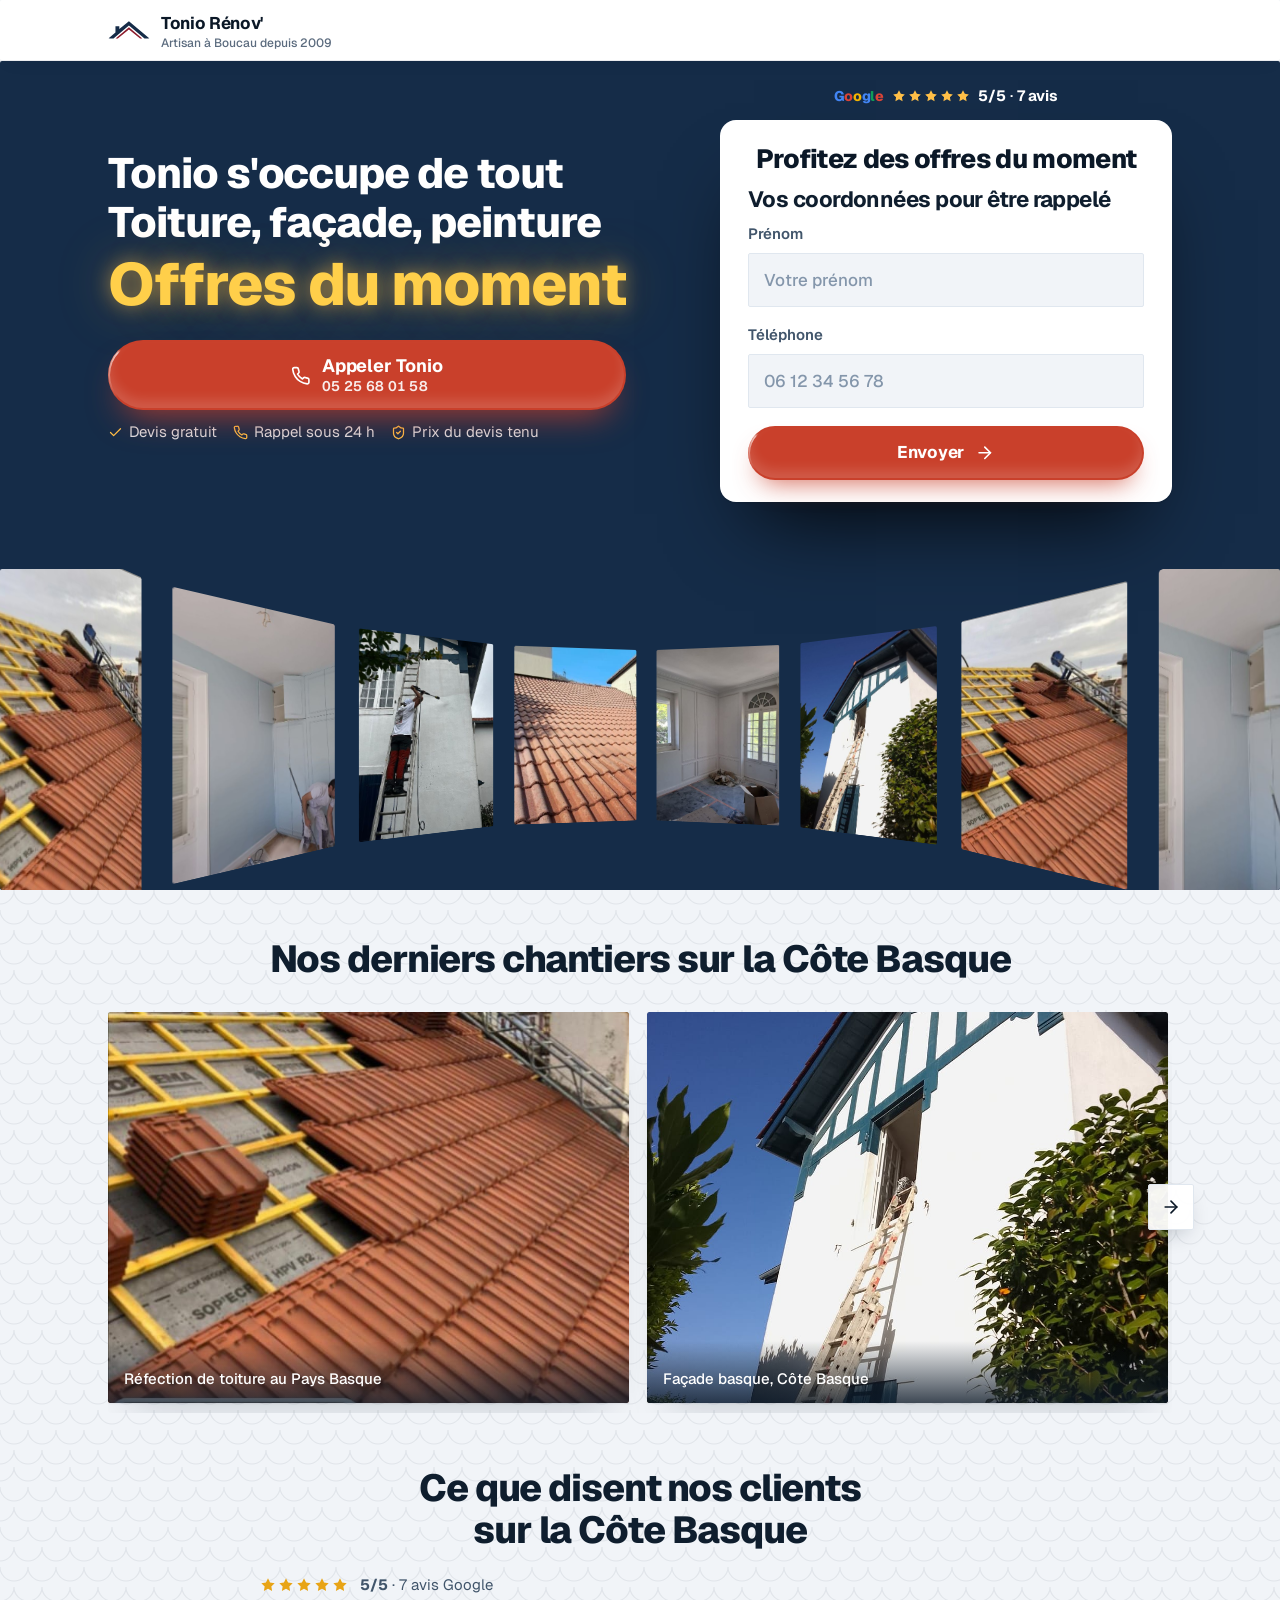
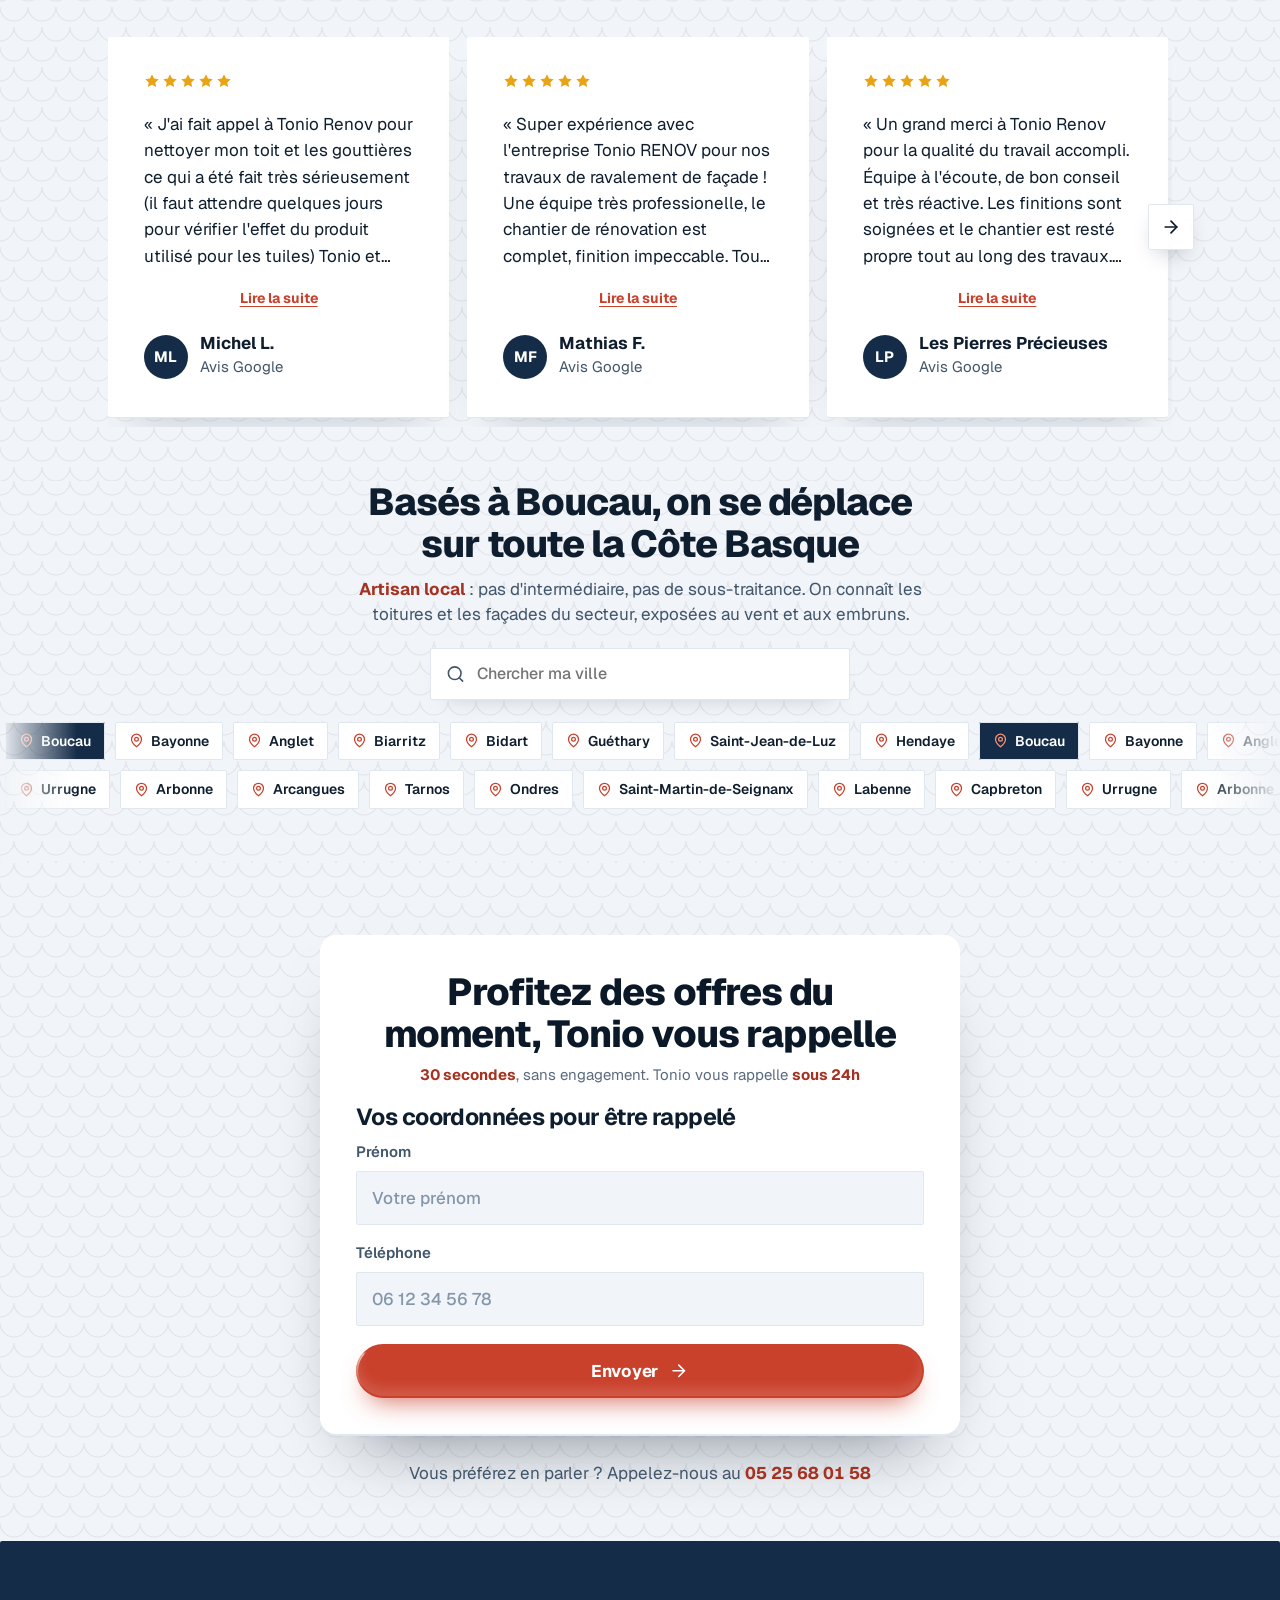
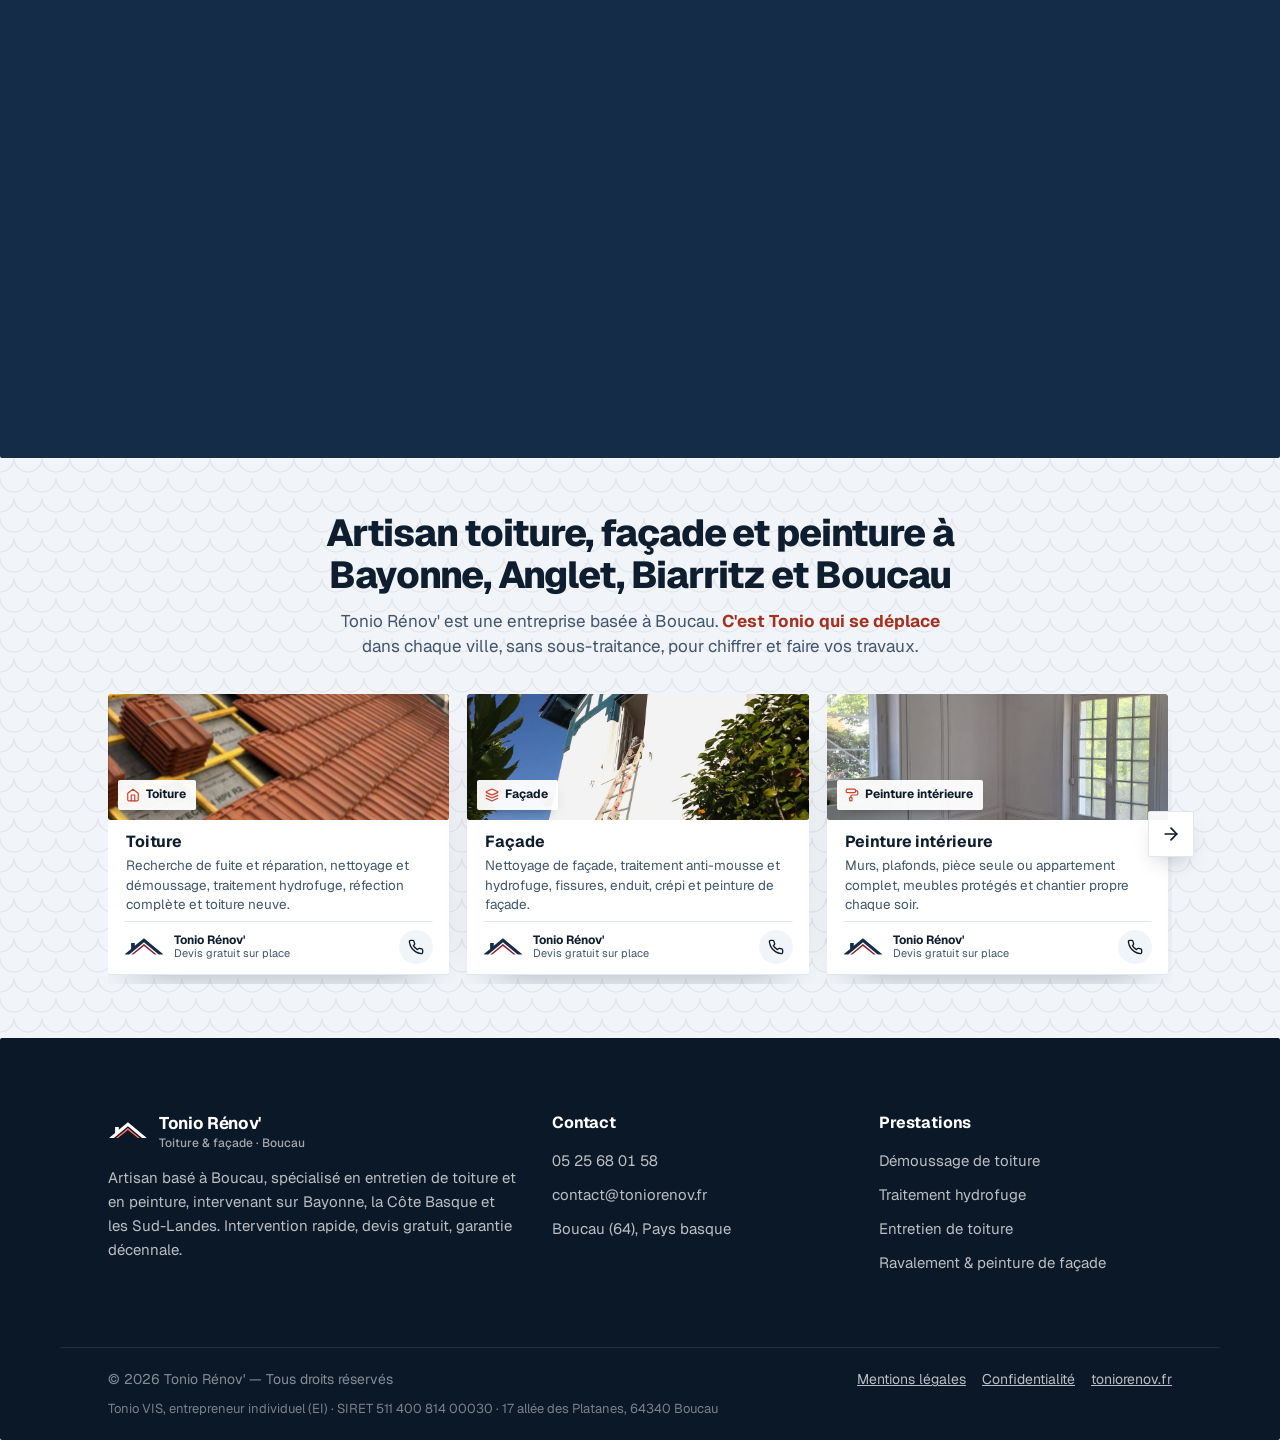
<file: devis/index.html>
<!DOCTYPE html>
<html lang="fr">
<head>
<script>document.documentElement.classList.add('js')</script>
<!-- Google Tag Manager -->
<script>(function(w,d,s,l,i){w[l]=w[l]||[];w[l].push({'gtm.start':
new Date().getTime(),event:'gtm.js'});var f=d.getElementsByTagName(s)[0],
j=d.createElement(s),dl=l!='dataLayer'?'&l='+l:'';j.async=true;j.src=
'https://www.googletagmanager.com/gtm.js?id='+i+dl;f.parentNode.insertBefore(j,f);
})(window,document,'script','dataLayer','GTM-5VBQJ4RZ');</script>
<!-- End Google Tag Manager -->
<!-- Google Ads Conversion Tag (direct, backup de GTM) -->
<script async src="https://www.googletagmanager.com/gtag/js?id=AW-18220615555"></script>
<script>
window.dataLayer = window.dataLayer || [];
function gtag(){dataLayer.push(arguments);}
gtag('js', new Date());
gtag('config', 'AW-18220615555');
</script>
<!-- End Google Ads Conversion Tag -->
<meta charset="UTF-8">
<meta name="viewport" content="width=device-width, initial-scale=1">
<title>Tonio Rénov' : toiture, façade et peinture à Bayonne, Anglet, Biarritz · devis gratuit</title>
<meta name="description" content="Toiture, façade, peinture : Tonio s'occupe de tout à Bayonne, Anglet, Biarritz et Boucau. Devis gratuit sur place, rappel sous 24 h, prix du devis tenu, offres du moment.">
<meta name="theme-color" content="#0b1827">
<meta property="og:type" content="website">
<meta property="og:title" content="Tonio Rénov' : toiture, façade et peinture à Bayonne, Anglet, Biarritz · devis gratuit">
<meta property="og:description" content="Toiture, façade, peinture : Tonio s'occupe de tout à Bayonne, Anglet, Biarritz et Boucau. Devis gratuit sur place, rappel sous 24 h, prix du devis tenu, offres du moment.">
<meta property="og:image" content="https://potentieel.fr/tonio-renov/roof.jpg">
<link rel="canonical" href="https://potentieel.fr/tonio-renov/devis/">
<link rel="icon" type="image/svg+xml" href="/favicon.svg">
<link rel="preload" as="image" href="/roof.jpg" fetchpriority="high">
<link rel="preconnect" href="https://fonts.googleapis.com">
<link rel="preconnect" href="https://fonts.gstatic.com" crossorigin>
<link href="https://fonts.googleapis.com/css2?family=Geist:wght@400;500;600;700;800&amp;display=swap" rel="stylesheet">
<style>
/* =====================================================================
   Tonio Rénov' — landings Google Ads (modèle réutilisable)
   Source unique du design : _src/style.css  → build.py l'injecte dans
   chacune des pages. Ne pas éditer les index.html générés à la main.
   Palette tirée du logo (marine + rouge) et de la tuile canal du métier.
   ===================================================================== */
:root{
  --nuit:#0b1827;
  --marine:#152c48;
  --marine-2:#21456b;
  --tuile:#c9402b;
  --tuile-fonce:#a53220;
  --tuile-clair:#ff9070;
  --jaune:#ffd23f;
  --ciel:#f1f4f8;
  --ciel-2:#e0e7ef;
  --texte:#0f1e2e;
  --texte-2:#41556b;
  --vert:#2f8a5b;
  --vert-clair:#8fd4ac;
  --font:'Geist',system-ui,-apple-system,'Segoe UI',Roboto,'Helvetica Neue',Arial,sans-serif;
  --ease:cubic-bezier(.22,1,.36,1);
  --gutter:clamp(20px,5vw,48px);
  --max:1160px;
  --r:16px;
  /* écailles de tuile : texture discrète des fonds clairs */
  --ecailles:url("data:image/svg+xml,%3Csvg xmlns='http://www.w3.org/2000/svg' width='56' height='40' viewBox='0 0 56 40'%3E%3Cg fill='none' stroke='%23152c48' stroke-opacity='.075' stroke-width='1.2'%3E%3Cpath d='M0 20a14 14 0 0 0 28 0M28 20a14 14 0 0 0 28 0'/%3E%3Cpath d='M-14 0a14 14 0 0 0 28 0M14 0a14 14 0 0 0 28 0M42 0a14 14 0 0 0 28 0'/%3E%3Cpath d='M-14 40a14 14 0 0 0 28 0M14 40a14 14 0 0 0 28 0M42 40a14 14 0 0 0 28 0'/%3E%3C/g%3E%3C/svg%3E");
  --ecailles-blanc:url("data:image/svg+xml,%3Csvg xmlns='http://www.w3.org/2000/svg' width='56' height='40' viewBox='0 0 56 40'%3E%3Cg fill='none' stroke='%23ffffff' stroke-opacity='.12' stroke-width='1.2'%3E%3Cpath d='M0 20a14 14 0 0 0 28 0M28 20a14 14 0 0 0 28 0'/%3E%3Cpath d='M-14 0a14 14 0 0 0 28 0M14 0a14 14 0 0 0 28 0M42 0a14 14 0 0 0 28 0'/%3E%3Cpath d='M-14 40a14 14 0 0 0 28 0M14 40a14 14 0 0 0 28 0M42 40a14 14 0 0 0 28 0'/%3E%3C/g%3E%3C/svg%3E");
}

*,*::before,*::after{box-sizing:border-box}
html{scroll-behavior:smooth;scroll-padding-top:84px;-webkit-text-size-adjust:100%}
body{margin:0;background:var(--ciel);color:var(--texte);font-family:var(--font);font-size:1.0625rem;line-height:1.6;-webkit-font-smoothing:antialiased;text-rendering:optimizeLegibility;font-optical-sizing:auto}
img{max-width:100%;height:auto;display:block}
h1,h2,h3,p,ul,ol,figure,blockquote{margin:0}
ul,ol{padding:0;list-style:none}
a{color:inherit}
strong{font-weight:700;color:var(--tuile-fonce)}
::selection{background:var(--tuile);color:#fff}
:focus-visible{outline:3px solid var(--tuile-clair);outline-offset:3px;border-radius:6px}
.wrap{width:100%;max-width:var(--max);margin-inline:auto;padding-inline:var(--gutter)}
.sr{position:absolute;width:1px;height:1px;overflow:hidden;clip:rect(0 0 0 0);white-space:nowrap}
.skip{position:absolute;left:12px;top:-60px;z-index:100;background:#fff;color:var(--texte);padding:10px 16px;border-radius:10px;font-weight:600;text-decoration:none;transition:top .2s}
.skip:focus{top:12px}
.ic{width:1.25em;height:1.25em;flex:none;stroke:currentColor;fill:none;stroke-width:2;stroke-linecap:round;stroke-linejoin:round}
.ic-fill{fill:currentColor;stroke:none}

/* ---------- Titres ---------- */
h1,h2,h3{font-weight:800;letter-spacing:-.03em;line-height:1.06;text-wrap:balance}
h2{font-size:clamp(1.9rem,1rem + 3.6vw,3.2rem)}
h3{font-size:1.1875rem;letter-spacing:-.015em;line-height:1.25;font-weight:700}
.lead{font-size:1.1875rem;color:var(--texte-2);max-width:56ch;text-wrap:pretty}
h2+.lead,h2+p{margin-top:20px}
.on-dark{color:#fff}
.on-dark strong{color:var(--tuile-clair)}
.on-dark .lead{color:rgba(255,255,255,.78)}
/* Rareté honnête : petit paragraphe italique discret au-dessus du CTA final, pose la capacité réelle sans faire de pression fake. */
.rarete{margin-top:14px;font-size:.9375rem;color:rgba(255,255,255,.72);font-style:italic}
/* PS final : vendre contre le coût de l'inaction (Sabri). Plus petit que le body mais pas caché, tout le monde scroll jusqu'ici. */
.ps{margin-top:22px;max-width:62ch;margin-inline:auto;font-size:.9375rem;line-height:1.55;color:rgba(255,255,255,.82);text-wrap:pretty}
.ps strong{color:#fff}

/* Animation de titres (21st.dev « Blur Out Up ») : chaque mot sort du flou */
.w{display:inline-block}
@keyframes fadeUp{from{opacity:0;transform:translateY(18px)}to{opacity:1;transform:none}}
/* Rien ici ne masque le contenu : les classes .reveal / .split restent dans le HTML
   mais n'ont plus d'effet. Une animation d'apparition qui n'avance pas (onglet en
   arrière-plan, appareil lent, navigateur bridé) laissait le texte à opacité 0 —
   inacceptable sur une page qui reçoit du trafic payant. */

/* ---------- Boutons (21st.dev « Shimmer Button » : lumière qui longe le contour) ---------- */
.btn{--h:58px;position:relative;isolation:isolate;overflow:hidden;display:inline-flex;align-items:center;justify-content:center;gap:.65em;min-height:var(--h);padding:0 1.8rem;border:0;border-radius:999px;font:700 1.0625rem/1 var(--font);letter-spacing:-.005em;text-decoration:none;cursor:pointer;white-space:nowrap;transition:transform .3s var(--ease),box-shadow .3s var(--ease),color .3s;-webkit-tap-highlight-color:transparent;touch-action:manipulation}
.btn:active{transform:translateY(1px) scale(.985)}
.btn .ic{width:1.15em;height:1.15em}
.btn .arr{transition:transform .35s var(--ease)}
.btn:hover .arr{transform:translateX(5px)}
.btn .btn-ph{animation:btnPhone 2.4s ease-in-out infinite}
@keyframes btnPhone{0%,70%,100%{transform:rotate(0)}10%{transform:rotate(-14deg)}20%{transform:rotate(14deg)}30%{transform:rotate(-10deg)}40%{transform:rotate(10deg)}50%{transform:rotate(0)}}
.btn-sm{--h:42px;padding:0 1.15rem;font-size:.9375rem}

.btn-call{background:var(--tuile);color:#fff;box-shadow:0 18px 34px -14px rgba(201,64,43,.85)}
.btn-call:hover{transform:translateY(-3px);box-shadow:0 24px 40px -14px rgba(201,64,43,.95)}
.sh-spark{position:absolute;inset:0;z-index:-2;overflow:hidden;container-type:size;filter:blur(1.5px);border-radius:inherit}
.sh-slide{position:absolute;inset:0;height:100cqh;aspect-ratio:1;animation:shSlide 3.4s ease-in-out infinite alternate}
.sh-spin{position:absolute;inset:-100%;width:auto;background:conic-gradient(from calc(270deg - 45deg),transparent 0,rgba(255,255,255,.95) 90deg,transparent 90deg);animation:shSpin 6.8s linear infinite}
.sh-back{position:absolute;inset:2px;z-index:-1;border-radius:inherit;background:var(--tuile);box-shadow:inset 0 -8px 12px rgba(255,255,255,.14);transition:box-shadow .3s}
.btn-call:hover .sh-back{box-shadow:inset 0 -10px 14px rgba(255,255,255,.26)}
@keyframes shSlide{to{transform:translate(calc(100cqw - 100%),0)}}
@keyframes shSpin{0%{transform:translateZ(0) rotate(0)}15%,35%{transform:translateZ(0) rotate(90deg)}65%,85%{transform:translateZ(0) rotate(270deg)}100%{transform:translateZ(0) rotate(360deg)}}
.ring{transform-origin:50% 50%;animation:ring 4.2s ease-in-out infinite}
@keyframes ring{0%,60%,100%{transform:rotate(0)}6%{transform:rotate(-16deg)}12%{transform:rotate(14deg)}18%{transform:rotate(-12deg)}24%{transform:rotate(10deg)}30%{transform:rotate(-6deg)}36%{transform:rotate(0)}}

.btn-ghost{background:rgba(255,255,255,.08);color:#fff;box-shadow:inset 0 0 0 1.5px rgba(255,255,255,.42);backdrop-filter:blur(8px);-webkit-backdrop-filter:blur(8px)}
.btn-ghost::before{content:"";position:absolute;inset:0;z-index:-1;background:#fff;transform:translateY(102%);transition:transform .5s var(--ease)}
.btn-ghost:hover{color:var(--nuit);transform:translateY(-3px)}
.btn-ghost:hover::before{transform:none}

.btn-light{background:#fff;color:var(--tuile-fonce);box-shadow:0 18px 34px -16px rgba(11,24,39,.55)}
.btn-light:hover{transform:translateY(-3px)}
.btn-outline-light{background:transparent;color:#fff;box-shadow:inset 0 0 0 1.5px rgba(255,255,255,.65)}
.btn-outline-light::before{content:"";position:absolute;inset:0;z-index:-1;background:#fff;transform:translateY(102%);transition:transform .5s var(--ease)}
.btn-outline-light:hover{color:var(--tuile-fonce);transform:translateY(-3px)}
.btn-outline-light:hover::before{transform:none}

/* ---------- Barre du haut : visible dès l'arrivée, reste collée en scrollant ---------- */
.bar{position:sticky;top:0;z-index:60;background:rgba(11,24,39,.96);-webkit-backdrop-filter:blur(16px) saturate(1.3);backdrop-filter:blur(16px) saturate(1.3);border-bottom:1px solid rgba(255,255,255,.09);transition:box-shadow .3s}
body.scrolled .bar{box-shadow:0 12px 30px -18px rgba(0,0,0,.7)}
.bar-in{max-width:var(--max);margin-inline:auto;height:64px;padding-inline:var(--gutter);display:flex;align-items:center;justify-content:space-between;gap:14px}
.brand{display:flex;align-items:center;gap:11px;color:#fff;text-decoration:none;min-width:0}
.brand svg{width:40px;height:auto;flex:none}
.brand b{font-size:1.0625rem;font-weight:700;letter-spacing:-.02em;white-space:nowrap}
.brand small{display:block;font-size:.75rem;font-weight:500;color:rgba(255,255,255,.62);letter-spacing:0;line-height:1.1}
/* Header épuré : brand + lien tel discret, PAS de deuxième CTA. Le FAB flottant prend le relais après scroll, et le hero porte le vrai CTA. */
.bar-tel-link{display:inline-flex;align-items:center;gap:.5em;color:#fff;font-weight:600;font-size:.9375rem;text-decoration:none;font-variant-numeric:tabular-nums;letter-spacing:-.01em;padding:8px 10px;border-radius:999px;transition:background .2s}
.bar-tel-link:hover{background:rgba(255,255,255,.08)}
.bar-tel-link .ic{width:1.1em;height:1.1em}
@media(max-width:430px){.brand small{display:none}.bar-tel-num{display:none}.bar-tel-link{padding:10px}}

/* ---------- Hero : la photo EST le fond ---------- */
.hero{position:relative;isolation:isolate;display:flex;align-items:center;color:#fff;background:var(--nuit);overflow:hidden}
.hero-bg{position:absolute;inset:0;z-index:-2}
.hero-bg img{width:100%;height:100%;object-fit:cover;object-position:var(--pos,62% 42%)}
/* Voile tamisé bleu nuit sur toute la photo de fond (règle Emrick 18/11) : fait ressortir texte, bouton et formulaire. */
.hero::before{content:"";position:absolute;inset:0;z-index:-1;background:linear-gradient(rgba(11,24,39,.45),rgba(11,24,39,.45)),linear-gradient(180deg,rgba(11,24,39,.5) 0%,rgba(11,24,39,.12) 26%,rgba(11,24,39,.66) 62%,rgba(11,24,39,.96) 100%),linear-gradient(90deg,rgba(11,24,39,.7) 0%,rgba(11,24,39,.22) 58%,rgba(11,24,39,0) 100%)}
.hero-in{width:100%;max-width:var(--max);margin-inline:auto;padding:clamp(40px,7vh,96px) var(--gutter) clamp(40px,7vh,96px);display:grid;gap:clamp(28px,4vw,56px);align-items:center}
/* Hero centré (demande Emrick 09/11) : plus posé, plus LP de conversion. En desktop quand on passe en split (hero-copy à gauche, formulaire à droite), on revient à text-align:left — un texte centré dans une colonne gauche tombe mal à côté d'un bloc à droite. */
.hero-copy{text-align:center}
.hero-cta{justify-content:center}
.hero-proof{justify-content:center}
.hero h1{font-size:clamp(1.55rem,.9rem + 2.2vw,2.5rem);line-height:1.15;letter-spacing:-.025em;text-wrap:balance}
.hero mark{background:linear-gradient(var(--jaune),var(--jaune)) no-repeat 0 94%/100% .1em;color:var(--jaune);-webkit-box-decoration-break:clone;box-decoration-break:clone;padding-bottom:.06em;white-space:nowrap}
@media(max-width:400px){.hero h1 mark{font-size:.92em}}
.hero-sub{margin-top:clamp(16px,2.4vh,24px);max-width:42ch;font-size:clamp(1.0625rem,.95rem + .55vw,1.3125rem);line-height:1.5;color:rgba(255,255,255,.88);text-wrap:pretty}
.hero-sub strong{color:#fff;font-weight:700;background:linear-gradient(rgba(201,64,43,.55),rgba(201,64,43,.55)) no-repeat 0 100%/100% .38em;padding:0 .06em}
.hero-cta{margin-top:clamp(20px,3.5vh,32px);display:flex;flex-wrap:wrap;align-items:center;gap:14px 20px}
.hero-proof{margin-top:16px;display:flex;flex-wrap:wrap;align-items:center;gap:8px 16px;font-size:.9375rem;color:rgba(255,255,255,.85)}
.stars{display:inline-flex;gap:2px;color:#ffbf47}
.stars .ic{width:16px;height:16px}
.hero-proof span{display:inline-flex;align-items:center;gap:.4em}
.hero-proof .ic{width:1em;height:1em;color:#ffbf47}
.hero-num{font-variant-numeric:tabular-nums;font-weight:600;color:#fff;letter-spacing:.01em}
.hero-num::before{content:"·";margin-right:.5em;color:rgba(255,255,255,.4)}
/* Badge « Avis Google · 23 avis » juste au-dessus du CTA — social proof pointée, pas pavé. */
.google-badge{display:inline-flex;align-items:center;gap:.55em;margin-top:clamp(18px,3vh,24px);padding:7px 14px 7px 12px;background:rgba(255,255,255,.08);border:1px solid rgba(255,255,255,.14);border-radius:999px;color:#fff;text-decoration:none;font-size:.9375rem;font-weight:500;transition:background .2s}
.google-badge:hover{background:rgba(255,255,255,.14)}
.google-badge .g-logo{display:inline-flex;font-family:Geist,system-ui,sans-serif;font-weight:800;font-size:.875rem;letter-spacing:-.02em}
.google-badge .g-logo b{font-weight:800}
.google-badge .stars .ic{width:14px;height:14px}
.google-badge b{font-weight:700}
/* CTA primaire du hero : même intensité que btn-call pour que « Décrire mon besoin » porte seul la conversion. */
.btn-primary{background:var(--tuile);color:#fff;box-shadow:0 18px 34px -14px rgba(201,64,43,.85)}
.btn-primary:hover{transform:translateY(-3px);box-shadow:0 24px 40px -14px rgba(201,64,43,.95)}
.btn-primary:hover .sh-back{box-shadow:inset 0 -10px 14px rgba(255,255,255,.26)}
.btn-stack{--h:70px;padding:0 1.7rem}
.btn-stack .btn-txt{display:inline-flex;flex-direction:column;align-items:flex-start;line-height:1.05;text-align:left}
.btn-stack .btn-txt b{font-weight:700;font-size:1.3125rem;letter-spacing:-.005em;font-variant-numeric:tabular-nums}
.btn-stack .btn-txt small{font-weight:500;font-size:.78125rem;opacity:.92;letter-spacing:.01em;margin-top:2px;text-transform:none}
@media(max-width:560px){.btn-stack{--h:66px;padding:0 1.35rem}.btn-stack .btn-txt b{font-size:1.1875rem}.btn-stack .btn-txt small{font-size:.75rem}}
@media(max-width:360px){.btn-stack .btn-txt b{font-size:1.125rem}}
/* Appel direct : lien assumé, pas 2e bouton concurrent. Le numéro reste visible pour les urgents. */
.btn-tel{display:inline-flex;align-items:center;gap:.55em;color:#fff;font-weight:600;font-size:1rem;text-decoration:underline;text-decoration-color:rgba(255,255,255,.4);text-underline-offset:4px;transition:text-decoration-color .2s}
.btn-tel:hover{text-decoration-color:#fff}
.btn-tel b{font-variant-numeric:tabular-nums;letter-spacing:.01em}
.btn-tel .ic{width:1.15em;height:1.15em}
@media(max-width:560px){
  .hero-cta .btn{width:100%}
  .hero-in{padding:30px var(--gutter) 24px}
  .hero-sub{margin-top:16px}
  .hero-cta{margin-top:22px;gap:14px}
  .hero-cta .btn{--h:54px}
  .btn-tel{justify-content:center;width:100%;padding:8px 0}
  .hero-proof{margin-top:14px;gap:6px 14px;font-size:.875rem}
  .google-badge{font-size:.875rem;padding:6px 12px 6px 10px}
  .hero-eyebrow{font-size:.8125rem;gap:6px 14px}
}

/* ---------- Formulaire du hero ----------
   Ordinateur : texte et boutons à gauche, formulaire à droite, sur la même ligne.
   Mobile : titre + boutons d'appel d'abord, formulaire directement en dessous. */
@media(min-width:1060px){
  .hero-in{grid-template-columns:minmax(0,1fr) minmax(392px,452px);padding-block:clamp(72px,8vh,112px)}
  .hero::before{background:linear-gradient(rgba(11,24,39,.42),rgba(11,24,39,.42)),linear-gradient(90deg,rgba(11,24,39,.92) 0%,rgba(11,24,39,.72) 46%,rgba(11,24,39,.5) 100%),linear-gradient(180deg,rgba(11,24,39,.35) 0%,rgba(11,24,39,.2) 40%,rgba(11,24,39,.6) 100%)}
  /* Quand hero split (texte à gauche, formulaire à droite), le centrage tombe mal. On revient à gauche. */
  .hero-copy{text-align:left}
  .hero-cta{justify-content:flex-start}
  .hero-proof{justify-content:flex-start}
  /* Garantit que la colonne droite (formulaire) ne touche jamais le bord bas du hero. */
  .hero-form{padding-bottom:8px}
}
.hero-form{min-width:0}
.hf-head{margin-bottom:18px;text-align:center}
.hf-t{font-size:clamp(1.45rem,1.15rem + 1.1vw,1.9rem);line-height:1.15;letter-spacing:-.03em;color:#fff}
.hf-sub{margin-top:8px;font-size:1rem;line-height:1.5;color:rgba(255,255,255,.8)}
.hf-sub strong{color:#fff}
.hero-form .devis-shell{margin:0;max-width:none;box-shadow:0 2px 0 rgba(11,24,39,.14),0 46px 80px -34px rgba(0,0,0,.9)}
.hero-form .progress{margin-bottom:24px}
@media(max-width:1059px){
  .hero-form{margin-top:clamp(20px,3.5vh,32px);max-width:640px}
  .hero-in{gap:0}
}

/* ---------- Bandeau de preuves ---------- */
.band{background:var(--marine);color:#fff}
.band ul{display:grid;grid-template-columns:repeat(2,minmax(0,1fr))}
.band li{display:flex;align-items:center;gap:14px;padding:22px clamp(14px,2.2vw,28px);border-top:1px solid rgba(255,255,255,.1);border-left:1px solid rgba(255,255,255,.1)}
.band li:nth-child(-n+2){border-top:0}
.band li:nth-child(odd){border-left:0}
.band .ic{width:30px;height:30px;color:var(--tuile-clair)}
.band b{display:block;font-size:1rem;letter-spacing:-.01em;line-height:1.2}
.band small{display:block;font-size:.875rem;color:rgba(255,255,255,.68);line-height:1.3;margin-top:2px}
@media(min-width:1040px){.band ul{grid-template-columns:repeat(5,minmax(0,1fr))}.band li{border-top:0;border-left:1px solid rgba(255,255,255,.1)}.band li:nth-child(odd){border-left:1px solid rgba(255,255,255,.1)}.band li:first-child{border-left:0}}
@media(max-width:1039px){.band li:last-child{grid-column:1/-1;border-left:0;justify-content:center}}

.lbl-short{display:none}
@media(max-width:380px){
  .lbl-short{display:inline}.lbl-long{display:none}
  .brand svg{width:34px}
  .band li{padding:18px 12px;gap:10px}
  .band .ic{width:24px;height:24px}
  .band b{font-size:.9375rem}
  .band small{font-size:.8125rem}
  .bar-in{gap:8px}
  .btn-sm{padding:0 .95rem}
  .fab{min-height:54px;padding:0 1.25rem 0 1.05rem}
}

/* ---------- Sections ---------- */
.sec{padding-block:clamp(64px,9vw,120px)}
.sec-light{background:var(--ciel) var(--ecailles)}
.sec-dark{background:var(--nuit);color:#fff}
.sec-head{max-width:760px}
.sec-head.center{margin-inline:auto;text-align:center}
.sec-head .lead{margin-top:18px}
.sec-head.center .lead{margin-inline:auto}

/* Galerie photos : vraies réalisations Tonio scrapées sur toniorenov.fr.
   Remplace la section « avant/après + bullet points » qui était trop verbeuse.
   Mobile 1 col, desktop 3 col, hover zoom léger, caption géolocalisée en bas. */
.gal-grid{list-style:none;margin:28px 0 0;padding:0;display:grid;grid-template-columns:1fr;gap:14px}
@media(min-width:760px){.gal-grid{grid-template-columns:repeat(3,1fr);gap:20px}}
.gal-grid li{position:relative;aspect-ratio:4/3;overflow:hidden;border-radius:16px;background:var(--trait,#e6e2db);box-shadow:0 1px 2px rgba(11,24,39,.06),0 24px 38px -24px rgba(11,24,39,.22)}
.gal-grid img{width:100%;height:100%;object-fit:cover;display:block;transition:transform .5s ease}
.gal-grid li:hover img{transform:scale(1.05)}
.gal-grid figcaption{position:absolute;inset:auto 0 0 0;padding:28px 16px 14px;color:#fff;font-weight:500;font-size:.9375rem;background:linear-gradient(transparent,rgba(11,24,39,.78));line-height:1.3}

/* signes : lignes, pas de cartes */
.signs-grid{display:grid;gap:clamp(30px,5vw,72px)}
@media(min-width:920px){.signs-grid{grid-template-columns:.92fr 1.08fr;align-items:start}.signs-head{position:sticky;top:104px}}
.sign{display:grid;grid-template-columns:52px 1fr;gap:18px;padding:26px 0;border-top:1px solid var(--ciel-2);align-items:start}
.sign:last-child{border-bottom:1px solid var(--ciel-2)}
.sign-ic{width:52px;height:52px;border-radius:14px;background:var(--marine);color:#fff;display:grid;place-items:center;transition:transform .5s var(--ease),background .3s}
.sign:hover .sign-ic{transform:rotate(-6deg) scale(1.06);background:var(--tuile)}
.sign-ic .ic{width:24px;height:24px}
.sign p{margin-top:6px;color:var(--texte-2);max-width:52ch}

/* méthode : vraie séquence → numérotée */
.steps{position:relative;display:grid;gap:34px;margin-top:clamp(40px,6vw,72px)}
.steps::before,.steps::after{content:"";position:absolute;left:25px;top:26px;bottom:26px;width:2px;background:rgba(255,255,255,.14)}
.steps::after{background:var(--tuile);transform:scaleY(0);transform-origin:top;transition:transform .9s var(--ease) .1s}
.steps.in::after{transform:scaleY(1)}
.step{position:relative;z-index:1;padding-left:76px}
.step-n{position:absolute;left:0;top:0;width:52px;height:52px;border-radius:50%;display:grid;place-items:center;background:var(--nuit);box-shadow:inset 0 0 0 2px rgba(255,255,255,.22);font-weight:800;font-size:1.125rem;color:var(--tuile-clair);font-variant-numeric:tabular-nums}
.step p{margin-top:8px;color:rgba(255,255,255,.74);max-width:36ch}
.step h3{padding-top:12px}
@media(min-width:920px){
  .steps{grid-template-columns:repeat(4,1fr);gap:28px}
  .steps::before,.steps::after{left:26px;right:26px;top:25px;bottom:auto;height:2px;width:auto}
  .steps::after{transform:scaleX(0);transform-origin:left}
  .steps.in::after{transform:scaleX(1)}
  .step{padding:78px 0 0}
  .step-n{left:0}
  .step h3{padding-top:0}
}

/* avant / après */
.real-grid{display:grid;gap:clamp(24px,4vw,40px) clamp(30px,5vw,72px);grid-template-areas:"head" "ba" "list";align-items:start}
.real-head{grid-area:head}
.real-list{grid-area:list;display:grid;gap:16px}
.ba-col{grid-area:ba;min-width:0}
@media(min-width:920px){.real-grid{grid-template-columns:1.1fr .9fr;grid-template-areas:"ba head" "ba list";align-items:start;grid-template-rows:auto 1fr}.real-list{margin-top:6px}}
.real-list li{display:flex;gap:14px;align-items:flex-start;color:var(--texte)}
.real-list .ic{margin-top:.2em;color:var(--vert);width:22px;height:22px}
.ba{margin:0}
.ba-stage{position:relative;aspect-ratio:4/3.3;border-radius:var(--r);overflow:hidden;background:var(--marine);user-select:none;-webkit-user-select:none;box-shadow:0 30px 60px -36px rgba(11,24,39,.7)}
.ba-img{position:absolute;inset:0;width:100%;height:100%;object-fit:cover;display:block}
.ba-before{clip-path:inset(0 calc(100% - var(--pos,50%)) 0 0)}
.ba-line{position:absolute;top:0;bottom:0;left:var(--pos,50%);width:3px;margin-left:-1.5px;background:#fff;box-shadow:0 0 22px rgba(0,0,0,.45);pointer-events:none}
.ba-knob{position:absolute;top:50%;left:50%;width:52px;height:52px;border-radius:50%;background:#fff;color:var(--nuit);display:grid;place-items:center;transform:translate(-50%,-50%);box-shadow:0 10px 26px -6px rgba(0,0,0,.55)}
.ba-knob .ic{width:24px;height:24px;stroke-width:2.4}
.ba-tag{position:absolute;top:14px;z-index:2;padding:8px 14px;border-radius:999px;background:rgba(11,24,39,.78);color:#fff;font-weight:700;font-size:.875rem;letter-spacing:-.005em;pointer-events:none;-webkit-backdrop-filter:blur(6px);backdrop-filter:blur(6px)}
.ba-tag-b{left:14px}
.ba-tag-a{right:14px;background:var(--tuile)}
.ba-range{position:absolute;inset:0;width:100%;height:100%;margin:0;opacity:0;cursor:ew-resize;-webkit-appearance:none;appearance:none;background:transparent;touch-action:pan-y;z-index:3}
.ba-range::-webkit-slider-thumb{-webkit-appearance:none;width:1px;height:100vh}
.ba-range::-moz-range-thumb{width:1px;height:100%;border:0;background:transparent}
.ba-range:focus-visible ~ .ba-line .ba-knob{outline:3px solid var(--tuile-clair);outline-offset:3px}
.ba-note{margin-top:12px;font-size:.875rem;color:var(--texte-2);display:flex;align-items:center;gap:.5em}
.ba-note .ic{width:16px;height:16px;flex:none}
.ba-split{display:grid;gap:12px}
@media(min-width:560px){.ba-split{grid-template-columns:1fr 1fr}}
.ba-split figure{margin:0;position:relative;border-radius:var(--r);overflow:hidden;aspect-ratio:16/11;background:var(--marine);box-shadow:0 30px 60px -36px rgba(11,24,39,.7)}
@media(min-width:560px){.ba-split figure{aspect-ratio:4/5}}
.ba-split img{position:absolute;inset:0;width:100%;height:100%;object-fit:cover}
.ba-split figcaption{position:absolute;left:14px;top:14px}

/* fonds photo des sections */
.has-bg{position:relative;isolation:isolate;overflow:hidden}
.sec-bg{position:absolute;inset:0;width:100%;height:100%;object-fit:cover;z-index:-1;pointer-events:none}
.sec-dark .sec-bg{opacity:.3;filter:grayscale(1) contrast(1.1)}
.sec-dark.has-bg::after{content:"";position:absolute;inset:0;z-index:-1;pointer-events:none;background:linear-gradient(180deg,var(--nuit) 0,rgba(11,24,39,.35) 28%,rgba(11,24,39,.35) 72%,var(--nuit) 100%)}
.cta .sec-bg{filter:grayscale(1) brightness(1.6) contrast(1.05);mix-blend-mode:multiply;opacity:.8}

/* avis */
.rev-grid{display:grid;gap:18px;margin-top:clamp(36px,5vw,60px)}
@media(min-width:920px){.rev-grid{grid-template-columns:1.2fr 1fr;grid-template-rows:auto auto}.rev.big{grid-row:1/3}}
.rev{background:#fff;border-radius:var(--r);padding:clamp(24px,3vw,36px);box-shadow:0 1px 0 var(--ciel-2),0 20px 40px -28px rgba(21,44,72,.35);display:flex;flex-direction:column;gap:22px}
.rev blockquote{font-size:1.0625rem;line-height:1.55;color:var(--texte);text-wrap:pretty}
.rev.big blockquote{font-size:clamp(1.35rem,1rem + 1.4vw,1.85rem);line-height:1.3;font-weight:600;letter-spacing:-.02em}
.rev.big{justify-content:flex-start;gap:26px;background:var(--marine);color:#fff;box-shadow:0 30px 60px -34px rgba(11,24,39,.8)}
.rev.big::before{content:"“";font-size:6rem;line-height:.55;height:.42em;color:var(--tuile-clair);font-weight:800;letter-spacing:-.05em}
.rev.big blockquote{color:#fff}
.rev.big .stars{color:#ffbf47}
.rev.big .rev-who small{color:rgba(255,255,255,.7)}
.rev.big .rev-av{background:var(--tuile)}
.rev.big .rev-who{margin-top:auto}
.rev .stars{color:#e8a416}
.rev-who{display:flex;align-items:center;gap:12px;margin-top:auto}
.rev-av{width:44px;height:44px;border-radius:50%;background:var(--marine);color:#fff;display:grid;place-items:center;font-weight:700;font-size:.9375rem;letter-spacing:.02em}
.rev-who b{display:block;line-height:1.2}
.rev-who small{color:var(--texte-2);font-size:.9375rem}
.rev-sum{display:flex;align-items:center;gap:12px;margin-top:22px;color:var(--texte-2);font-size:.9375rem}
.rev-sum .stars{color:#e8a416}

/* réponse à l'intention « prix » : de quoi dépend le devis */

/* devis (formulaire à choix) */
.devis-shell{max-width:640px;margin:clamp(32px,4vw,48px) auto 0;min-width:0;background:#fff;color:var(--texte);border-radius:var(--r);padding:clamp(22px,3.6vw,36px);box-shadow:0 2px 0 var(--ciel-2),0 40px 70px -40px rgba(11,24,39,.55)}
.progress{display:flex;gap:6px;margin-bottom:30px}
.progress i{flex:1;height:5px;border-radius:3px;background:var(--ciel-2);overflow:hidden;position:relative}
.progress i::after{content:"";position:absolute;inset:0;background:var(--tuile);transform:scaleX(0);transform-origin:left;transition:transform .5s var(--ease)}
.progress i.on::after{transform:none}
.fstep{display:none}
.fstep.active{display:block;animation:stepIn .55s var(--ease) both}
@keyframes stepIn{from{opacity:0;filter:blur(5px);transform:translateX(18px)}to{opacity:1;filter:blur(0);transform:none}}
.fcount{display:inline-block;font-size:.8125rem;letter-spacing:.02em;color:var(--tuile-fonce);font-weight:700;margin-bottom:10px;padding:4px 10px;border-radius:999px;background:rgba(201,64,43,.09)}
.fq{font-size:clamp(1.2rem,1rem + .8vw,1.45rem);font-weight:700;letter-spacing:-.025em;line-height:1.25;margin-bottom:8px;text-wrap:balance}
.fhint{display:block;font-size:.9375rem;color:var(--texte-2);margin-bottom:18px}
.opts{display:grid;gap:10px;min-width:0}
@media(min-width:560px){.opts{grid-template-columns:minmax(0,1fr) minmax(0,1fr)}}
.opt > span:not(.tick){flex:1 1 auto;min-width:0;overflow-wrap:break-word}
@media(min-width:560px){.opts .opt{gap:10px;padding:12px 26px 12px 11px}.opts .opt > .ic{padding:7px}.opts .opt .tick{position:absolute;top:7px;right:7px;width:17px;height:17px}.opts .opt .tick .ic{width:10px;height:10px}}
.opt{position:relative;display:flex;align-items:center;gap:13px;width:100%;min-width:0;min-height:66px;padding:13px 15px 13px 13px;text-align:left;font:600 1rem/1.25 var(--font);color:var(--texte);background:var(--ciel);border:1.5px solid var(--ciel-2);border-radius:12px;cursor:pointer;transition:transform .2s var(--ease),border-color .18s,background .18s,box-shadow .18s;-webkit-tap-highlight-color:transparent;touch-action:manipulation}
.opt > .ic{flex:none;width:22px;height:22px;padding:9px;color:var(--tuile);background:rgba(201,64,43,.09);border:1.5px solid rgba(201,64,43,.18);border-radius:50%;box-sizing:content-box;transition:background .18s,border-color .18s,color .18s,transform .18s}
.opt:hover{border-color:var(--tuile);background:#fff;transform:translateY(-2px);box-shadow:0 10px 22px -14px rgba(11,24,39,.55)}
.opt:hover > .ic{background:rgba(201,64,43,.18);border-color:rgba(201,64,43,.45);transform:scale(1.05)}
.opt.on{border-color:var(--tuile);background:rgba(201,64,43,.07);box-shadow:inset 0 0 0 1px var(--tuile)}
.opt.on > .ic{background:var(--tuile);border-color:var(--tuile);color:#fff}
.opt .tick{margin-left:auto;flex:none;width:23px;height:23px;border-radius:50%;background:#fff;box-shadow:inset 0 0 0 2px var(--ciel-2);display:grid;place-items:center;transition:background .2s,box-shadow .2s}
.opt .tick .ic{width:13px;height:13px;color:#fff;stroke-width:3;transform:scale(0);transition:transform .3s var(--ease)}
.opt:hover .tick{box-shadow:inset 0 0 0 2px var(--tuile-clair)}
.opt.on .tick{background:var(--tuile);box-shadow:inset 0 0 0 2px var(--tuile)}
.opt.on .tick .ic{transform:none}
.field{margin-bottom:16px}
.field label{display:block;font-size:.9375rem;font-weight:600;color:var(--texte-2);margin-bottom:7px}
.field input{width:100%;min-height:54px;padding:0 15px;font:500 1.0625rem var(--font);color:var(--texte);background:var(--ciel);border:1.5px solid var(--ciel-2);border-radius:12px;transition:border-color .2s,background .2s,box-shadow .2s}
.field input::placeholder{color:#8496ab}
.field input:focus{outline:none;border-color:var(--tuile);background:#fff;box-shadow:0 0 0 4px rgba(201,64,43,.14)}
.factions{display:flex;justify-content:space-between;align-items:center;gap:14px;margin-top:26px}
.fback{background:none;border:0;color:var(--texte-2);font:600 .9375rem var(--font);cursor:pointer;padding:12px 6px;display:inline-flex;align-items:center;gap:.5em;border-radius:8px}
.fback:hover{color:var(--texte)}
.fback[disabled]{opacity:0;pointer-events:none}
.btn-next{background:var(--tuile);color:#fff;min-height:54px;box-shadow:0 14px 26px -12px rgba(201,64,43,.8)}
.btn-next:disabled{background:var(--ciel-2);color:#7e90a5;box-shadow:none;cursor:not-allowed;transform:none}
.btn-next:disabled .sh-spark{display:none}
.btn-next:disabled .sh-back{background:transparent;box-shadow:none}
.btn-next:not(:disabled):hover{transform:translateY(-2px)}
.done{text-align:center;padding:14px 0 6px}
.done-ic{width:68px;height:68px;border-radius:50%;margin:0 auto 20px;background:rgba(47,138,91,.12);color:var(--vert);display:grid;place-items:center}
.done-ic .ic{width:34px;height:34px;stroke-width:2.6;stroke-dasharray:30;stroke-dashoffset:30;animation:draw .7s var(--ease) .15s forwards}
@keyframes draw{to{stroke-dashoffset:0}}
.done h3{font-size:1.6rem}
.done p{margin:12px auto 0;color:var(--texte-2);max-width:38ch}
.done .btn{margin-top:22px}
.alt-call{margin-top:26px;text-align:center;color:var(--texte-2)}
.alt-call a{color:var(--tuile-fonce);font-weight:700;text-decoration:none;white-space:nowrap;font-variant-numeric:tabular-nums}
.alt-call a:hover{text-decoration:underline}

/* zone */
.zone-grid{display:grid;gap:clamp(28px,5vw,64px);align-items:center}
@media(min-width:920px){.zone-grid{grid-template-columns:.9fr 1.1fr}}
.chips{display:flex;flex-wrap:wrap;gap:10px}
.chips li{display:inline-flex;align-items:center;gap:.5em;padding:10px 16px;border-radius:999px;background:#fff;box-shadow:inset 0 0 0 1px var(--ciel-2);font-weight:600;font-size:.9375rem;color:var(--texte);transition:transform .3s var(--ease),background .3s,color .3s}
.chips li .ic{width:15px;height:15px;color:var(--tuile)}
/* sections de contenu par mots-clés : une colonne centrée, lignes (pas de cartes) */
.kw-list{max-width:760px;margin:clamp(28px,4vw,48px) auto 0;text-align:left}
.chips li:hover{transform:translateY(-2px);background:var(--marine);color:#fff}
.chips li.base{background:var(--marine);color:#fff}
.chips li.base .ic{color:var(--tuile-clair)}

/* faq */
.faq-grid{display:grid;gap:clamp(28px,5vw,64px)}
@media(min-width:920px){.faq-grid{grid-template-columns:.8fr 1.2fr;align-items:start}.faq-head{position:sticky;top:104px}}
details{border-top:1px solid var(--ciel-2)}
details:last-child{border-bottom:1px solid var(--ciel-2)}
summary{display:flex;justify-content:space-between;align-items:center;gap:18px;padding:22px 0;cursor:pointer;list-style:none;font-weight:700;font-size:1.125rem;letter-spacing:-.015em;line-height:1.3}
summary::-webkit-details-marker{display:none}
summary .ic{width:22px;height:22px;color:var(--tuile);transition:transform .4s var(--ease)}
details[open] summary .ic{transform:rotate(45deg)}
details p{padding:0 0 24px;color:var(--texte-2);max-width:60ch}

/* appel final : section « drenched » tuile */
.cta{position:relative;isolation:isolate;overflow:hidden;background:var(--tuile) var(--ecailles-blanc);color:#fff;text-align:center}
.cta h2{max-width:16ch;margin-inline:auto}
.cta p{margin:18px auto 0;font-size:1.1875rem;color:rgba(255,255,255,.92);max-width:46ch}
.cta strong{color:#fff;box-shadow:inset 0 -.36em 0 rgba(11,24,39,.28)}
.cta .btns{margin-top:32px;display:flex;flex-wrap:wrap;justify-content:center;gap:12px}
@media(max-width:560px){.cta .btns .btn{width:100%}}

/* pied de page */
footer{background:var(--nuit);color:rgba(255,255,255,.72);font-size:.9375rem}
.foot{display:grid;gap:34px;padding-block:clamp(44px,6vw,72px)}
@media(min-width:820px){.foot{grid-template-columns:1.4fr 1fr 1fr}}
footer h4{margin:0 0 14px;color:#fff;font-size:1rem;font-weight:700;letter-spacing:-.01em}
footer ul{display:grid;gap:10px}
footer a{text-decoration:none}
footer a:hover{color:#fff;text-decoration:underline}
footer .brand{margin-bottom:16px}
.foot-bottom{border-top:1px solid rgba(255,255,255,.1);padding-block:20px;font-size:.875rem;color:rgba(255,255,255,.5);display:flex;flex-wrap:wrap;justify-content:space-between;gap:8px 20px}
.tel-foot{font-variant-numeric:tabular-nums}
.foot-legal{display:flex;flex-wrap:wrap;gap:6px 16px}
.foot-legal a{color:rgba(255,255,255,.72);text-decoration:underline}
.foot-id{flex-basis:100%;font-size:.8125rem;color:rgba(255,255,255,.45)}
.f-rgpd{margin:4px 0 0;font-size:.8125rem;line-height:1.45;color:var(--texte-2)}
.f-rgpd a{color:inherit;text-decoration:underline}
/* pages mentions légales / confidentialité */
.legal{padding-block:clamp(40px,6vw,72px);max-width:760px}
.legal h1{font-size:clamp(1.75rem,4vw,2.25rem);margin:0 0 8px;color:var(--texte)}
.legal h2{font-size:1.1875rem;margin:32px 0 8px;color:var(--texte)}
.legal p,.legal li{color:var(--texte-2);line-height:1.6;margin:0 0 10px}
.legal ul{list-style:disc;padding-left:1.25em;display:block}
.legal a{color:var(--tuile-fonce)}
.legal-top{background:var(--nuit);padding-block:16px}
.legal-top .brand b,.legal-top .brand small{color:#fff}

/* bouton d'appel flottant, présent tout le long de la page */
.fab{position:fixed;right:max(16px,env(safe-area-inset-right));bottom:max(16px,env(safe-area-inset-bottom));z-index:55;display:inline-flex;align-items:center;gap:.6em;min-height:58px;padding:0 1.5rem 0 1.25rem;border-radius:999px;background:var(--tuile);color:#fff;font:700 1.0625rem/1 var(--font);text-decoration:none;box-shadow:0 18px 34px -12px rgba(11,24,39,.7),0 0 0 3px rgba(255,255,255,.9);transition:transform .4s var(--ease),opacity .3s,visibility 0s;-webkit-tap-highlight-color:transparent;touch-action:manipulation}
.fab:hover{transform:translateY(-3px);background:var(--tuile-fonce)}
.fab:active{transform:scale(.97)}
.fab-pulse{position:absolute;inset:0;border-radius:inherit;box-shadow:0 0 0 0 rgba(201,64,43,.6);animation:fabPulse 2.4s var(--ease) infinite;pointer-events:none}
@keyframes fabPulse{0%{box-shadow:0 0 0 0 rgba(201,64,43,.55)}70%,100%{box-shadow:0 0 0 22px rgba(201,64,43,0)}}
body.fab-off .fab{opacity:0;visibility:hidden;transform:translateY(14px);transition:transform .4s var(--ease),opacity .3s,visibility 0s .3s}
@media(max-width:820px){body{padding-bottom:86px}}

@media(prefers-reduced-motion:reduce){
  .fab-pulse{animation:none}
  *,*::before,*::after{animation-duration:.001ms!important;animation-iteration-count:1!important;animation-delay:0s!important;transition-duration:.001ms!important;transition-delay:0s!important;scroll-behavior:auto!important}
  .ring{animation:none}
}

/* ===== Nov. 2026 : bande fine qui défile, carrousels, formulaire court (modèle Sud-Ouest Couverture) ===== */
/* Bande de garanties : une seule ligne qui défile en continu (2 copies de la liste, pause au survol) */
.band.marquee{overflow:hidden;padding:12px 0}
.band.marquee .band-track{display:flex;width:max-content;animation:defile 36s linear infinite}
.band.marquee:hover .band-track{animation-play-state:paused}
.band.marquee ul{display:flex;flex:none;grid-template-columns:none}
.band.marquee li{padding:0 26px;gap:9px;white-space:nowrap;border:0;border-left:1px solid rgba(255,255,255,.16);justify-content:flex-start;grid-column:auto}
.band.marquee li div{display:flex;align-items:baseline;gap:6px}
.band.marquee .ic{width:18px;height:18px;flex:none}
.band.marquee b{display:inline;font-size:.9375rem}
.band.marquee small{display:inline;margin:0;font-size:.875rem}
@keyframes defile{to{transform:translateX(-50%)}}
@media(max-width:560px){.band.marquee{padding:10px 0}.band.marquee li{padding:0 18px}.band.marquee b{font-size:.875rem}.band.marquee small{font-size:.8125rem}}
@media(prefers-reduced-motion:reduce){.band.marquee .band-track{animation:none}}

/* Carrousels (glisser au doigt + défilement auto) : chantiers et avis */
[hidden]{display:none!important}
.carousel-dots{display:flex;justify-content:center;gap:4px;margin-top:16px}
.carousel-dots button{width:26px;height:26px;border:0;background:none;padding:0;display:flex;align-items:center;justify-content:center;cursor:pointer}
.carousel-dots button::before{content:"";width:8px;height:8px;border-radius:99px;background:#c9d2dc;transition:width .3s,background .3s}
.carousel-dots button.on::before{width:24px;background:var(--tuile)}
.gal-grid[data-carousel],.rev-grid[data-carousel]{display:flex;gap:18px;overflow-x:auto;scroll-snap-type:x mandatory;scrollbar-width:none;padding:4px 2px 10px}
.gal-grid[data-carousel]::-webkit-scrollbar,.rev-grid[data-carousel]::-webkit-scrollbar{display:none}
.gal-grid[data-carousel]>li,.rev-grid[data-carousel]>.rev{flex:0 0 calc((100% - 36px)/3);scroll-snap-align:start}
.rev-grid[data-carousel]{margin-top:clamp(24px,3vw,36px)}
@media(max-width:759px){
  .gal-grid[data-carousel],.rev-grid[data-carousel]{margin-inline:calc(var(--gutter) * -1);padding-inline:var(--gutter);scroll-padding:0 var(--gutter)}
  .gal-grid[data-carousel]>li,.rev-grid[data-carousel]>.rev{flex-basis:84%;scroll-snap-align:center}
  .rev-grid[data-carousel] .rev{text-align:center;align-items:center}
  .rev-sum{justify-content:center}
}

/* Formulaire court : pas de « Étape X sur N », question sur une seule ligne */
.devis-form{container-type:inline-size}
.devis-form .fq{white-space:nowrap;font-size:min(1.45rem,5.6cqw)}
.factions{flex-wrap:nowrap}
.factions .btn-next{flex:0 1 auto;min-width:0;white-space:nowrap}
@media(max-width:560px){
  /* bouton pleine largeur, « Précédent » en dessous : « Envoyer ma demande » ne déborde plus */
  .factions{flex-direction:column-reverse;align-items:stretch;gap:4px;margin-top:22px}
  .factions .btn-next{width:100%;justify-content:center;padding-inline:1rem}
  .fback{align-self:center;padding:10px 6px;font-size:.875rem}
  .fback[disabled]{display:none}
}

/* ===== Anneau 3D de photos (repris de 2rprenov.fr, Ring3D.tsx) — remplace la bande de garanties =====
   Scène 1200×300, perspective sur le PARENT, 6 colonnes à 30°, 2 vignettes 260×370 à ±90° par colonne,
   backface-visibility:hidden (c'est ce qui empêche la photo du premier plan d'envahir la page).
   Toute la géométrie suit --e (échelle calculée en JS selon l'écran). */
.ring-sec{position:relative;background:var(--nuit);overflow:hidden;padding:calc(110px * var(--e,1)) 0}
.ring3d{position:relative;height:calc(300px * var(--e,1))}
.ring3d-scene{position:absolute;left:50%;top:0;width:calc(1200px * var(--e,1));height:100%;transform:translateX(-50%);perspective:calc(700px * var(--e,1));perspective-origin:50% 50%}
.ring3d-rot{width:100%;height:100%;transform-style:preserve-3d;cursor:grab;touch-action:pan-y;-webkit-user-select:none;user-select:none}
.ring3d-rot:active{cursor:grabbing}
.ring3d-col{position:absolute;left:50%;top:0;width:calc(1400px * var(--e,1));height:100%;display:flex;align-items:center;justify-content:space-between;transform:translateX(-50%) rotateY(var(--a));transform-style:preserve-3d}
.ring3d-v{flex:none;width:calc(260px * var(--e,1));height:calc(370px * var(--e,1));border-radius:max(8px,calc(18px * var(--e,1)));overflow:hidden;backface-visibility:hidden;-webkit-backface-visibility:hidden;transform-style:flat;background:var(--marine)}
.ring3d-v:first-child{transform:rotateY(90deg)}
.ring3d-v:last-child{transform:rotateY(-90deg)}
.ring3d-v img{display:block;width:100%;height:100%;object-fit:cover;pointer-events:none}
/* Fin d'offre sous le titre du formulaire */
.hf-fin{margin-top:6px;font-size:.9375rem;color:#ffbf47;font-weight:600}
.offre-fin{color:var(--tuile);font-weight:700}

/* ===== Anneau dans le hero (option ring_hero) : entre les arguments et le formulaire.
   Mobile : pleine largeur (sort du gutter) ; ordinateur : dans la colonne de gauche. --e posé par app.js selon la largeur. */
.ring-hero{position:relative;margin-top:clamp(14px,2.2vh,22px);padding:calc(34px * var(--e,.4)) 0;overflow:hidden}
@media(max-width:1059px){.ring-hero{margin-inline:calc(var(--gutter) * -1)}}
/* Ordinateur : l'anneau passe sous le texte ET le formulaire, sur toute la largeur de l'écran (demande Emrick 18/11). */
@media(min-width:1060px){
  .hero-copy{grid-row:1}
  .hero-in>.hero-form{grid-row:1}
  .ring-hero{grid-column:1/-1;grid-row:2;padding:calc(100px * var(--e,.7)) 0;margin:0 calc(50% - 50vw) calc(clamp(72px,8vh,112px) * -1)}
}
/* Titre de l'offre dans la carte du formulaire (option form_titre_carte) */
.fc-t{margin:0 0 14px;text-align:center;font-size:clamp(1.3rem,1.1rem + .7vw,1.65rem);line-height:1.15;letter-spacing:-.025em;color:var(--nuit)}
.fc-sub{margin:-6px 0 16px;text-align:center;font-size:.9375rem;color:#5b6b7f}
/* H1 sur 3 lignes : métier / prestation / prix (prix barré à côté) */
.hero h1 .h1-sub{display:block;font-size:.62em;font-weight:700;letter-spacing:-.01em;color:rgba(255,255,255,.88);margin:.2em 0 .1em}
.hero h1 mark.h1-prix{font-size:1.32em}
.hero h1 s.h1-barre{position:relative;display:inline-block;font-size:.72em;font-weight:600;color:rgba(255,255,255,.62);text-decoration:none;margin-left:.25em;white-space:nowrap}
/* Le trait est dessiné à part : text-decoration ne passe pas sur les mots animés (inline-block). */
.hero h1 s.h1-barre::after{content:"";position:absolute;left:-.06em;right:-.06em;top:52%;height:.09em;border-radius:1px;background:rgba(255,255,255,.8);transform:rotate(-6deg)}

/* Ordre 18/11 : avis plus compacts sur mobile, formulaire du bas collé à la zone (pas de grand vide). */
@media(max-width:700px){
  .rev-grid[data-carousel] .rev{padding:20px 18px;gap:14px}
  .rev-grid[data-carousel] .rev blockquote{font-size:.9375rem;line-height:1.5}
}
#zone+#devis-bas{padding-top:clamp(8px,2vw,24px)}

/* ===== H1 « modèle B » v2 (règles Emrick 18/11) =====
   Lignes 1 (métier) et 2 (prestation) : MÊME taille, une ligne chacune. Ligne 3 : l'offre, seule
   taille plus grande, jaune avec une lueur ; le prix barré garde la taille des lignes 1-2.
   --n (calculé par build.py) = caractères de la ligne la plus large : le H1 tient pile dans la largeur du bouton d'appel. */
.hero h1.h1-b{font-size:min(1.9rem,calc((100vw - 2 * var(--gutter)) / (var(--n) * .54)));line-height:1.14;letter-spacing:-.025em}
@media(min-width:1060px){.hero h1.h1-b{font-size:min(2.6rem,calc(600px / (var(--n) * .54)))}}
.hero h1.h1-b .h1-l,.hero h1.h1-b .h1-sub{display:block;white-space:nowrap;font-size:1em;font-weight:inherit;letter-spacing:inherit;color:#fff;margin:0}
.hero h1.h1-b .h1-offre{display:block;white-space:nowrap;margin-top:.12em}
.hero h1.h1-b mark.h1-prix{font-size:1.4em;background:none;padding:0;color:#ffcf4a;text-shadow:0 0 .3em rgba(255,191,71,.55),0 0 .9em rgba(255,176,40,.4)}
.hero h1.h1-b s.h1-barre{font-size:1em;font-weight:inherit;margin-left:.3em}
/* Le bouton d'appel prend la largeur du bloc texte (bords alignés sur le H1). */
.hero-copy:has(h1.h1-b){width:fit-content;max-width:100%;margin-inline:auto}
@media(min-width:1060px){.hero-copy:has(h1.h1-b){margin-inline:0;justify-self:start}}
.hero-copy:has(h1.h1-b) .hero-cta .btn{width:100%;justify-content:center}
/* Badge Google : simple ligne de texte (Google en couleurs, étoiles, note), pas une pilule qui ressemble au bouton. */
.hero .google-badge{background:none;border:0;padding:0;border-radius:0;margin-top:clamp(12px,2vh,18px);font-size:.9375rem}
.hero .google-badge+.hero-cta{margin-top:10px}
/* Chaque ligne prend sa largeur réelle (mesurée par app.js pour caler le H1 sur la largeur du bouton). */
.hero h1.h1-b .h1-l,.hero h1.h1-b .h1-sub,.hero h1.h1-b .h1-offre{width:max-content;max-width:none;margin-inline:auto}
@media(min-width:1060px){.hero h1.h1-b .h1-l,.hero h1.h1-b .h1-sub,.hero h1.h1-b .h1-offre{margin-inline:0}}

/* ===== TEST 18/11 : hero sur fond uni (option de page fond='marine' | 'blanc'), sans photo derrière ===== */
.hero.fond-uni::before{display:none}
.hero.fond-marine{background:var(--marine)}
.hero.fond-blanc{background:#fff;color:var(--texte)}
.hero.fond-blanc h1.h1-b .h1-l,.hero.fond-blanc h1.h1-b .h1-sub{color:var(--nuit)}
.hero.fond-blanc h1.h1-b mark.h1-prix{color:var(--tuile);text-shadow:0 0 .35em rgba(201,64,43,.22)}
.hero.fond-blanc h1.h1-b s.h1-barre{color:#7a8899}
.hero.fond-blanc h1.h1-b s.h1-barre::after{background:#7a8899}
.hero.fond-blanc .google-badge{color:var(--texte)}
.hero.fond-blanc .hero-proof{color:var(--texte-2)}
.hero.fond-blanc .hero-proof .ic{color:var(--tuile)}
.hero.fond-blanc .stars{color:#e8a416}
.hero.fond-blanc .hero-form .devis-shell{border:1px solid var(--ciel-2);box-shadow:0 30px 60px -36px rgba(21,44,72,.45)}

/* ===== TEST 18/11 : cartes de formulaire en bleu (option de page form_bleu=True, pensée pour le fond blanc).
   Texte blanc sur la carte, choix et champs en cartes blanches (jamais de ton sur ton). ===== */
.form-bleu .devis-shell{background:var(--marine);color:#fff;border:0;box-shadow:0 30px 60px -30px rgba(21,44,72,.7)}
.hero.fond-blanc .form-bleu .devis-shell,.form-bleu .hero.fond-blanc .hero-form .devis-shell{border:0;box-shadow:0 30px 60px -30px rgba(21,44,72,.7)}
.form-bleu .fc-t{color:#fff}
.form-bleu .fc-sub,.form-bleu .fhint{color:rgba(255,255,255,.72)}
.form-bleu .fc-sub strong{color:#fff}
.form-bleu .progress i{background:rgba(255,255,255,.18)}
.form-bleu .opt{background:#fff;border-color:#fff}
.form-bleu .opt:hover{border-color:var(--tuile-clair)}
.form-bleu .opt.on{background:#fff4f1}
.form-bleu .field label{color:rgba(255,255,255,.82)}
.form-bleu .field input{background:#fff;border-color:#fff}
.form-bleu .btn-next:disabled{background:rgba(255,255,255,.14);color:rgba(255,255,255,.55)}
.form-bleu .fback{color:rgba(255,255,255,.72)}
.form-bleu .fback:hover{color:#fff}
.form-bleu .done p{color:rgba(255,255,255,.75)}
.form-bleu .done-ic{background:rgba(143,212,172,.16);color:var(--vert-clair)}

/* 4 peurs sous le bouton : 2 + 2 sur ordinateur (18/11) */
@media(min-width:1060px){.hero-proof:has(span:nth-child(4)){display:grid;grid-template-columns:repeat(2,max-content);gap:10px 22px}}

/* Choix du formulaire blanc plus marqués que le fond de la carte (18/11) */
.opt{background:#e8eef5;border-color:#cbd6e3;box-shadow:0 1px 0 rgba(21,44,72,.08)}
.opt .tick{box-shadow:inset 0 0 0 2px #c3cfdd}

/* Sections score de qualité en dépliants (19/11) : H3 = mot-clé exact, texte lisible par Google dans le DOM */
.kw-acc{max-width:760px;margin:clamp(24px,4vw,40px) auto 0;text-align:left}
.kw-acc summary h3{margin:0;font:inherit;letter-spacing:inherit;color:var(--texte)}
.kw-acc details p{max-width:none}
.kw-acc-sec+.kw-acc-sec{padding-top:clamp(8px,2vw,24px)!important}

/* Nombre impair de choix (ravalement : 3) : le dernier prend toute la ligne sur ordinateur (19/11) */
@media(min-width:560px){.opts .opt:last-child:nth-child(odd){grid-column:1/-1}}
/* Réponses aux peurs, sous le bouton d'appel (analyse de marché Sud-Ouest, 19/11/2026) */
.hero-peurs{list-style:none;margin:16px 0 0;padding:0;display:flex;flex-direction:column;gap:7px;font-size:.9375rem;line-height:1.35;color:rgba(255,255,255,.9)}
.hero-peurs li{display:flex;align-items:flex-start;gap:.5em;text-align:left}
.hero-peurs .ic{flex:none;width:1.05em;height:1.05em;margin-top:.15em;color:#ffbf47;stroke-width:3}
@media(max-width:860px){.hero-peurs{align-items:center;margin-top:14px;font-size:.875rem}.hero-peurs li{max-width:34ch}}

/* =====================================================================
   Refonte du 20/11/2026 (Emrick) : chaque section tient dans un écran, flèches sur ordinateur,
   villes qui défilent + recherche, carte des communes, cartes photo, FAQ sur le bleu du haut.
   ===================================================================== */
.sr-only{position:absolute;width:1px;height:1px;padding:0;margin:-1px;overflow:hidden;clip:rect(0,0,0,0);white-space:nowrap;border:0}
/* Sections plus compactes : du titre au bas de la section, tout tient dans un écran */
.sec{padding-block:clamp(40px,5.5vw,72px)}
.sec h2{font-size:clamp(1.55rem,1rem + 2.2vw,2.35rem);line-height:1.12;text-wrap:balance}
.sec-head .lead{margin-top:12px;font-size:clamp(.98rem,.9rem + .3vw,1.0625rem);line-height:1.5}
.sec-light+.sec-light{padding-top:0}
.sec-dark .lead,.sec-nuit .lead{color:rgba(255,255,255,.78)}
.sec-dark .lead a,.sec-dark .lead strong{color:#fff}
.sec-nuit{background:#071321;color:#fff}

/* Hero : remonté sur ordinateur pour que l'anneau de photos soit visible dès l'ouverture */
@media(min-width:1060px){
  .hero-in{padding-block:clamp(22px,3.5vh,40px) 0}
  .hero-in .hero-form .devis-shell{padding:24px 28px 22px}
  .hero-form .fc-t{margin-bottom:12px}
  .hero-form .progress{margin-bottom:16px}
  .ring-hero{padding:calc(70px * var(--e,.7)) 0 calc(56px * var(--e,.7));margin:clamp(-8px,-1vh,0px) calc(50% - 50vw) 0}
}
/* Arguments sous le bouton : les mots importants en gras */
.hero-peurs b{color:#fff;font-weight:700}

/* Avis : texte replié sur 6 lignes, « Lire la suite » */
.rev .rev-q{display:-webkit-box;-webkit-line-clamp:6;-webkit-box-orient:vertical;overflow:hidden}
.rev.open .rev-q{-webkit-line-clamp:unset;display:block}
.rev-more{align-self:center;margin-top:-6px;background:none;border:0;padding:4px 8px;font:700 .875rem var(--font);color:var(--tuile);cursor:pointer;text-decoration:underline;text-underline-offset:3px}
.rev-grid[data-carousel]{align-items:flex-start}
@media(min-width:760px){.rev-grid[data-carousel]>.rev{flex-basis:calc((100% - 36px)/3)}}

/* Flèches des carrousels (ordinateur) */
.car-wrap{position:relative}
.car-btn{display:none}
@media(min-width:900px) and (hover:hover){
  .car-btn{display:grid;place-items:center;position:absolute;top:calc(50% - 26px);z-index:3;width:46px;height:46px;border-radius:50%;border:1px solid var(--ciel-2);background:rgba(255,255,255,.94);color:var(--nuit);box-shadow:0 10px 24px -12px rgba(11,24,39,.45);cursor:pointer;transition:transform .2s,opacity .2s,background .2s}
  .car-btn:hover{transform:scale(1.07);background:#fff}
  .car-btn[disabled]{opacity:0;pointer-events:none}
  .car-btn .ic{width:20px;height:20px}
  .car-prev{left:-22px}.car-prev .ic{transform:scaleX(-1)}
  .car-next{right:-22px}
}

/* Zone : recherche + villes qui défilent sur 2 rangées */
.ville-cherche{position:relative;max-width:420px;margin:20px auto 0}
.ville-cherche .vc-ic{position:absolute;left:16px;top:50%;width:19px;height:19px;transform:translateY(-50%);color:var(--texte-2);pointer-events:none}
.ville-cherche input{width:100%;min-height:52px;padding:0 18px 0 46px;border-radius:999px;border:1.5px solid var(--ciel-2);background:#fff;font:500 16px var(--font);color:var(--texte);box-shadow:0 10px 24px -18px rgba(11,24,39,.35);-webkit-appearance:none;appearance:none}
.ville-cherche input:focus{outline:none;border-color:var(--marine);box-shadow:0 0 0 4px rgba(21,44,72,.12)}
.ville-res{max-width:460px;margin:12px auto 0;text-align:center;font-size:.9375rem;line-height:1.45;color:var(--texte-2)}
.ville-res.ok{color:var(--vert)}
.ville-res b{color:var(--texte)}
.ville-res a{color:var(--tuile);font-weight:700}
.ville-defile{margin-top:22px;display:grid;gap:10px;overflow:hidden;-webkit-mask-image:linear-gradient(90deg,transparent,#000 6%,#000 94%,transparent);mask-image:linear-gradient(90deg,transparent,#000 6%,#000 94%,transparent)}
.vd-track{display:flex;width:max-content;animation:defile 46s linear infinite}
.vd-d .vd-track{animation-direction:reverse}
.ville-defile:hover .vd-track,.ville-defile.pause .vd-track{animation-play-state:paused}
.vd-track .chips{flex-wrap:nowrap;margin:0;padding:0 5px;list-style:none}
.vd-track .chips li{white-space:nowrap;padding:8px 14px;font-size:.875rem}
.vd-track .chips li.hit{background:var(--tuile);color:#fff;box-shadow:0 0 0 4px rgba(201,64,43,.22);transform:scale(1.06)}
.vd-track .chips li.hit .ic{color:#fff}
@media(prefers-reduced-motion:reduce){.vd-track{animation:none}.ville-defile{overflow-x:auto}}

/* FAQ et dépliants sur le bleu foncé du haut de page */
.sec-dark{background:var(--marine);color:#fff}
.sec-dark h2{color:#fff}
.sec-dark details{border-color:rgba(255,255,255,.14)}
.sec-dark summary,.sec-dark .kw-acc summary h3{color:#fff}
.sec-dark summary .ic{color:#ffcf4a}
.sec-dark details p{color:rgba(255,255,255,.8)}
.faq-sec .faq-list,.sec-dark .kw-acc{max-width:980px;margin:clamp(20px,3vw,32px) auto 0;text-align:left}
summary{padding:16px 0;font-size:1.0313rem}
details p{padding-bottom:18px}
@media(min-width:1060px){
  .faq-sec .faq-list{display:grid;grid-template-columns:1fr 1fr;column-gap:48px;align-items:start}
  .faq-sec .faq-list details:nth-last-child(2){border-bottom:1px solid rgba(255,255,255,.14)}
}

/* Carte des communes */
.carte{position:relative;max-width:620px;margin:clamp(16px,2.5vw,28px) auto 0}
.carte-svg{display:block;width:100%;height:auto;max-height:min(58vh,520px)}
.carte-svg .commune{fill:#10314f;stroke:#63d2b0;stroke-width:2;stroke-linejoin:round;transition:fill .25s}
.carte-svg .pt{fill:#ffcf4a}
.carte-svg .pt-halo{fill:rgba(255,207,74,.22);transform-box:fill-box;transform-origin:center;animation:ptHalo 2.6s ease-out infinite}
@keyframes ptHalo{0%{transform:scale(.5);opacity:1}100%{transform:scale(1.6);opacity:0}}
.carte-lab{position:absolute;transform:translate(-50%,14px);display:flex;flex-direction:column;align-items:center;gap:1px;padding:6px 12px 7px;border-radius:12px;border:1px solid rgba(99,210,176,.45);background:rgba(7,19,33,.86);color:#fff;font:600 .875rem/1.2 var(--font);cursor:pointer;white-space:nowrap;-webkit-backdrop-filter:blur(6px);backdrop-filter:blur(6px);transition:background .2s,transform .2s}
.carte-lab b{font-weight:700;font-size:.9375rem}
.carte-lab span{display:inline-flex;align-items:center;gap:4px;font-size:.75rem;color:#63d2b0}
.carte-lab span .ic{width:12px;height:12px}
.carte-lab:hover,.carte-lab[aria-expanded="true"]{background:#0f2c47;transform:translate(-50%,12px)}
.carte-pop{position:absolute;z-index:5;left:50%;top:50%;transform:translate(-50%,-50%);width:min(92%,460px);max-height:88%;overflow:auto;padding:22px 22px 18px;border-radius:18px;background:#fff;color:var(--texte);text-align:left;box-shadow:0 30px 70px -20px rgba(0,0,0,.75);animation:popIn .25s var(--ease)}
.carte-pop[hidden]{display:none}
@keyframes popIn{from{opacity:0;transform:translate(-50%,-46%)}to{opacity:1;transform:translate(-50%,-50%)}}
.carte-pop h3{font-size:1.0625rem;line-height:1.3;margin:14px 0 6px}
.carte-pop p{margin:0;font-size:.9375rem;line-height:1.55;color:var(--texte-2)}
.carte-pop .pop-ville{display:flex;align-items:center;gap:6px;margin:0 32px 0 0;font-size:.8125rem;font-weight:700;color:var(--tuile);text-transform:none}
.carte-pop .pop-ville .ic{width:15px;height:15px}
.pop-x{position:absolute;top:12px;right:12px;width:34px;height:34px;border-radius:50%;border:0;background:var(--ciel);display:grid;place-items:center;cursor:pointer}
.pop-x .ic{width:18px;height:18px;transform:rotate(45deg);color:var(--texte)}

/* Cartes photo qui défilent (prix, traitements, gouttières…) */
.cartes{list-style:none;margin:clamp(18px,2.6vw,30px) 0 0;padding:4px 2px 10px;display:flex;gap:18px;overflow-x:auto;scroll-snap-type:x mandatory;scrollbar-width:none}
.cartes::-webkit-scrollbar{display:none}
.co{flex:0 0 min(300px,82%);scroll-snap-align:start;display:flex;flex-direction:column;border-radius:20px;overflow:hidden;background:#fff;box-shadow:0 1px 0 var(--ciel-2),0 22px 40px -28px rgba(21,44,72,.45);transition:transform .35s var(--ease),box-shadow .35s}
@media(min-width:900px){.co{flex-basis:calc((100% - 54px)/4)}.cartes{padding-inline:2px}}
@media(hover:hover){.co:hover{transform:translateY(-6px);box-shadow:0 1px 0 var(--ciel-2),0 30px 50px -28px rgba(21,44,72,.55)}.co:hover .co-img img{transform:scale(1.06)}.co:hover .co-go{background:var(--tuile);color:#fff;transform:rotate(-12deg)}}
.co-img{position:relative;height:clamp(118px,15vh,150px);overflow:hidden;background:var(--ciel-2)}
.co-img img{width:100%;height:100%;object-fit:cover;display:block;transition:transform .6s var(--ease)}
.co-tag{position:absolute;left:10px;bottom:10px;display:inline-flex;align-items:center;gap:6px;max-width:calc(100% - 20px);padding:5px 10px 5px 8px;border-radius:999px;background:rgba(255,255,255,.95);color:var(--nuit);font-size:.75rem;font-weight:700;box-shadow:0 6px 14px -8px rgba(0,0,0,.5)}
.co-tag .ic{flex:none;width:14px;height:14px;color:var(--tuile)}
.co-body{flex:1;padding:14px 16px 8px;text-align:left}
.co-body h3{margin:0 0 6px;font-size:1rem;line-height:1.3;letter-spacing:-.01em;color:var(--texte)}
.co-body p{margin:0;font-size:.875rem;line-height:1.5;color:var(--texte-2)}
.co-foot{display:flex;align-items:center;gap:10px;margin:0 16px;padding:10px 0 12px;border-top:1px solid var(--ciel-2)}
.co-logo{width:44px;height:auto;flex:none}
.co-foot span{flex:1;min-width:0;display:flex;flex-direction:column;line-height:1.2;text-align:left}
.co-foot b{font-size:.75rem;color:var(--texte)}
.co-foot small{font-size:.6875rem;color:var(--texte-2)}
.co-go{flex:none;width:34px;height:34px;border-radius:50%;display:grid;place-items:center;background:var(--ciel);color:var(--nuit);transition:background .25s,color .25s,transform .3s var(--ease)}
.co-go .ic{width:16px;height:16px}

/* Mobile : tout centré, sauf le texte des cartes, des fiches et des dépliants */
@media(max-width:759px){
  .sec-head.center{text-align:center}
  .ville-defile{margin-top:18px}
  summary{font-size:.98rem;padding:14px 0}
}
/* Ajustements mobile pour tenir dans un écran (20/11) */
/* 23/11 : la question du délai n'est plus forcée sur 2 colonnes au téléphone (texte coupé mot par mot,
   « Dès / que / possi / ble ») : une colonne comme les autres questions, 2 colonnes à partir de 560 px. */
.faq-plus{display:block;margin:16px auto 0;padding:10px 18px;border-radius:999px;border:1px solid rgba(255,255,255,.3);background:none;color:#fff;font:700 .9375rem var(--font);cursor:pointer}
.faq-list:not(.tout) details.faq-cache{display:none}
@media(min-width:1060px){.faq-list details.faq-cache{display:block!important}.faq-plus{display:none}}
@media(max-width:759px){
  .sec h2{font-size:clamp(1.35rem,1rem + 2.4vw,1.6rem)}
  .sec-head .lead{font-size:.9375rem}
  .co-img{height:108px}
  .co-body{padding:12px 14px 6px}
  .co-body h3{font-size:.9688rem}
  .co-body p{font-size:.84rem;line-height:1.48}
  .co-foot{margin:0 14px;padding:8px 0 10px}
  .devis .devis-shell{padding:20px 18px}
  .devis .fc-t{font-size:1.3rem}
  .carte{margin-inline:calc(var(--gutter) * -0.5)}
}
@media(max-width:759px){
  .devis .opt{min-height:54px;padding:9px 12px 9px 10px;gap:10px;font-size:.9375rem}
  .devis .opt .ic{width:30px;height:30px;padding:6px}
  .devis .alt-call{margin-top:12px}
  .sec.devis{padding-block:32px}
}
/* Ordinateur : carte à côté du titre, cartes photo par 3 (20/11) */
@media(min-width:900px){
  .co{flex-basis:calc((100% - 36px)/3)}
  .co-img{height:136px}
  .co-body{padding:14px 18px 8px}
  .co-body p{font-size:.875rem;line-height:1.5}
}
@media(min-width:1060px){
  .kw-carte .wrap{display:grid;grid-template-columns:minmax(0,.9fr) minmax(0,1.1fr);gap:48px;align-items:center}
  .kw-carte .sec-head.center{text-align:left;margin:0}
  .kw-carte .sec-head.center .lead{margin-inline:0}
  .kw-carte .carte{margin:0;max-width:none}
  .carte-svg{max-height:min(74vh,560px)}
}

/* 20/11/2026 — ordinateur : les sections suivent la hauteur de l'écran (portables 720-820 px de haut) */
@media(min-width:900px){
  .sec{padding-block:clamp(34px,6vh,72px)}
  .car-wrap + .carousel-dots{display:none}
  .co-img{height:clamp(96px,14vh,136px)}
  .co-body{padding:12px 18px 6px}
  .co-body h3{margin-bottom:4px}
  .co-body p{font-size:.84rem;line-height:1.45}
  .co-foot{padding:8px 0 10px}
}
@media(min-width:900px) and (max-height:760px){
  .sec h2{font-size:clamp(1.6rem,2.6vw,2.1rem)}
  .sec-head p{font-size:.95rem}
}

/* Carte des villes : questions sans ville de la carte (« autour de moi », ville hors carte) en dépliants dessous */
.carte-reste{grid-column:1/-1;max-width:980px;width:100%;margin:clamp(18px,2.6vw,28px) auto 0;text-align:left}
.sec-nuit .carte-reste details{border-color:rgba(255,255,255,.14)}
.sec-nuit .carte-reste summary,.sec-nuit .carte-reste summary h3{color:#fff}
.sec-nuit .carte-reste summary .ic{color:#ffcf4a}
.sec-nuit .carte-reste details p{color:rgba(255,255,255,.8)}

/* 20/11/2026 — petits téléphones (360×740 et moins haut) : chaque section tient encore dans l'écran */
@media(max-width:759px){
  .co-img{height:96px}
  .co-body p{font-size:.8125rem;line-height:1.42}
}
@media(max-width:759px) and (max-height:780px){
  .sec{padding-block:26px}
  .sec h2{font-size:1.3rem;line-height:1.18}
  .sec-head .lead{font-size:.875rem;line-height:1.45}
  .faq-sec .faq-list{margin-top:14px}
  .faq-sec summary,.kw-acc summary{padding-block:11px;font-size:.9375rem}
  .devis .devis-shell{padding:16px 14px}
  .devis .fc-t{font-size:1.2rem;margin-bottom:10px}
  .devis .opt,.devis .opts[data-field="delai"] .opt{min-height:48px;padding-block:7px}
  .devis .alt-call{margin-top:8px;font-size:.875rem}
  .sec.devis{padding-block:20px}
  .cartes{margin-top:14px}
}
/* Ordinateur : carte des villes un peu plus basse sur les portables (720 px de haut) */
@media(min-width:1060px){.carte-svg{max-height:min(64vh,560px)}}
@media(min-width:1060px){
  .kw-carte .wrap:has(.carte-reste){grid-template-rows:auto 1fr}
  .kw-carte .wrap:has(.carte-reste) .sec-head{grid-column:1;grid-row:1;align-self:end}
  .kw-carte .wrap:has(.carte-reste) .carte{grid-column:2;grid-row:1 / span 2}
  .kw-carte .carte-reste{grid-column:1;grid-row:2;align-self:start;margin:18px 0 0}
}

/* Logo Tonio en SVG dans le pied des cartes */
.co-logo svg{display:block;width:100%;height:auto}
.co-foot .co-logo{display:block;flex:none;width:40px}

/* 21/11/2026 : rappel de l'offre au-dessus de prénom + téléphone */
.f-rappel{background:var(--marine);color:#fff;border-radius:14px;padding:14px 16px;margin:0 0 14px;text-align:center}
.f-rappel-t{margin:0;font-weight:800;font-size:clamp(1.08rem,.95rem + .6vw,1.3rem);line-height:1.25;letter-spacing:-.02em;text-wrap:balance}
.f-rappel-t mark{background:none;color:var(--jaune);white-space:nowrap}
.f-rappel-s{margin:6px 0 0;font-size:.875rem;line-height:1.35;color:rgba(255,255,255,.82)}
.form-bleu .f-rappel{background:rgba(255,255,255,.1);border:1px solid rgba(255,255,255,.18)}

/* ===== 22/11/2026 (Emrick) : plus de barre du haut. Le H1 colle au haut de l'écran
   et tout le hero remonte, pour que le formulaire soit visible plus tôt. ===== */
html{scroll-padding-top:16px}
.hero-in{padding-top:clamp(18px,3vh,40px)}
.hero .google-badge{margin-top:10px}
.hero-proof{margin-top:10px}
.ring-hero{margin-top:8px}
@media(max-width:1059px){.hero-form{margin-top:12px}}
@media(max-width:560px){
  .hero-in{padding:14px var(--gutter) 20px}
  .hero .google-badge+.hero-cta{margin-top:8px}
}
@media(min-width:1060px){
  .hero-in{padding-block:clamp(16px,2.5vh,28px) 0}
}

/* ===== 22/11/2026 (Emrick) : bouton d'appel = l'action en gros (« Appeler X pour qu'il vienne »), le numéro en petit dessous. ===== */
.btn-stack .btn-txt b{font-size:1.125rem;letter-spacing:-.01em;font-variant-numeric:normal;white-space:nowrap}
.btn-stack .btn-txt small{font-size:.875rem;font-weight:600;opacity:.9;letter-spacing:.02em;font-variant-numeric:tabular-nums;margin-top:3px}
@media(max-width:560px){.btn-stack .btn-txt b{font-size:1.0625rem}.btn-stack .btn-txt small{font-size:.8125rem}}
@media(max-width:360px){.btn-stack .btn-txt b{font-size:.96875rem}}

/* Étiquette Avant / Après posée sur une photo (anneau + galerie, 23/11) */
.ring3d-v,.gal-grid li{position:relative}
.ba-tag{position:absolute;top:10px;left:10px;z-index:2;padding:5px 12px;border-radius:999px;background:rgba(11,24,39,.82);color:#fff;font:700 .8125rem/1 var(--font);letter-spacing:.01em;box-shadow:0 4px 12px -4px rgba(0,0,0,.4);pointer-events:none}
.ring3d-v .ba-tag{top:10px;left:10px;font-size:1rem;padding:6px 13px}
.gal-grid li.gal-pair{display:grid;grid-template-columns:1fr 1fr;gap:3px;background:#fff}
.gal-pair .gal-moitie{position:relative;overflow:hidden;min-width:0}
.gal-pair .gal-moitie img{width:100%;height:100%;object-fit:cover;display:block;transition:transform .5s ease}
.gal-grid li.gal-pair:hover img{transform:scale(1.04)}
.gal-grid li .ba-tag + figcaption{font-weight:600}

/* ===== 24/11/2026 (Emrick) : logo + nom de l'entreprise en tête du hero, pour rassurer tout de suite ===== */
.hero-brand{display:inline-flex;margin:0 0 clamp(12px,2vh,18px)}
.hero-brand svg{width:46px}
.hero-brand b{font-size:1.125rem}
.hero-brand span{text-align:left}
.hero-brand small{display:block;color:rgba(255,255,255,.75)}
.hero.fond-blanc .hero-brand{color:var(--nuit)}
@media(max-width:560px){.hero-brand{margin-bottom:10px}.hero-brand svg{width:40px}.hero-brand small{display:block}}
/* Flèches des carrousels : jamais quand tout tient (le JS met hidden et .car-fixe) */
.car-btn[hidden],.car-fixe>.car-btn{display:none!important}

/* 24/11 (Emrick) : photos cliquables -> fenêtre au centre, croix visible, clic à côté pour fermer */
.ring3d-v{cursor:zoom-in}
.lb{position:fixed;inset:0;z-index:1000;display:grid;place-items:center;padding:56px 14px 24px;background:rgba(8,16,28,.88);-webkit-backdrop-filter:blur(4px);backdrop-filter:blur(4px);animation:lbIn .25s ease both}
.lb[hidden]{display:none}
@keyframes lbIn{from{opacity:0}to{opacity:1}}
.lb-fig{margin:0;max-width:min(1100px,100%);display:flex;flex-direction:column;align-items:center;gap:10px}
.lb-img{display:block;max-width:100%;max-height:calc(100vh - 130px);max-height:calc(100dvh - 130px);width:auto;height:auto;border-radius:12px;box-shadow:0 30px 80px -20px rgba(0,0,0,.7);cursor:default}
.lb-cap{color:#fff;font-weight:600;font-size:.9375rem;text-align:center;max-width:60ch}
.lb-x{position:fixed;top:12px;right:12px;width:48px;height:48px;border-radius:50%;border:2px solid #fff;background:rgba(11,24,39,.9);color:#fff;display:grid;place-items:center;cursor:pointer;box-shadow:0 6px 20px -6px rgba(0,0,0,.6)}
.lb-x svg{width:22px;height:22px;fill:none;stroke:currentColor;stroke-width:2.6;stroke-linecap:round}
.lb-x:hover{background:var(--tuile)}
html.lb-ouvert,html.lb-ouvert body{overflow:hidden}

/* Photos en grand sous le formulaire (carrousel auto) */
.gal-big{padding-top:clamp(28px,4vw,48px)}
.gal-grid.gal-grand[data-carousel]>li{flex-basis:calc((100% - 18px)/2)}
@media(max-width:759px){.gal-grid.gal-grand[data-carousel]>li{flex-basis:88%;aspect-ratio:4/5}}
/* Formulaire en un seul écran : bouton Envoyer sur toute la largeur */
.form-simple .factions{justify-content:stretch;margin-top:18px}
.form-simple .btn-next{width:100%;justify-content:center}

/* 25/11/2026 (Emrick) : entreprise dans une barre blanche en haut (non collante) */
.topbar{background:#fff;border-bottom:1px solid rgba(11,24,39,.08);box-shadow:0 6px 18px -12px rgba(11,24,39,.35);position:relative;z-index:5}
.topbar-in{max-width:var(--max);margin-inline:auto;padding:10px var(--gutter);display:flex;align-items:center}
.topbar-brand{color:var(--nuit)}
.topbar-brand svg{width:42px}
.topbar-brand b{font-size:1.0625rem}
.topbar-brand small{display:block;color:#5b6b7e}
@media(max-width:759px){.topbar-in{justify-content:center;padding-block:8px}.topbar-brand svg{width:36px}}

/* 25/11/2026 (Emrick) : Envoyer en rouge brillant tout le temps ; cliquable seulement quand prénom + téléphone sont remplis */
.form-simple .btn-next:disabled,.form-bleu .form-simple .btn-next:disabled{background:var(--tuile);color:#fff;box-shadow:0 14px 26px -12px rgba(201,64,43,.8);cursor:not-allowed}
.form-simple .btn-next:disabled .sh-spark{display:block}
.form-simple .btn-next:disabled .sh-back{background:var(--tuile);box-shadow:inset 0 -8px 12px rgba(255,255,255,.14)}

/* 25/11/2026 (Emrick, test) : ligne d'avis Google juste au-dessus du formulaire du hero */
.hero .hero-form .form-avis{display:flex;justify-content:center;margin:0 0 12px}
.hero .hero-copy .hero-cta{margin-top:clamp(14px,2.4vh,22px)}
@media(max-width:1059px){.hero .hero-form .form-avis{margin-top:-8px}}

/* 25/11/2026 (Emrick, TEST page ravalement, option angles_droits) : page plus carrée / premium.
   Angles droits (2px) partout ; les boutons d'appel restent en pilule pour se démarquer ;
   les vrais ronds (avatars, points, pastilles) restent ronds. */
.angles-droits *,.angles-droits *::before,.angles-droits *::after{border-radius:2px !important}
.angles-droits :is(.btn-primary,.btn-call,.fab,.co-go,.btn-next){border-radius:999px !important}
.angles-droits :is(.btn-primary,.btn-call,.fab,.btn-next) :is(.sh-spark,.sh-back,.fab-pulse){border-radius:inherit !important}
.angles-droits :is(.sh-slide,.sh-spin){border-radius:0 !important}
.angles-droits :is(.rev-av,.done-ic,.step-n,.opt .tick,.ba-knob){border-radius:50% !important}
.angles-droits .devis-shell{border-radius:var(--r) !important} /* 25/11 : le fond du formulaire garde ses angles arrondis */

/* 25/11/2026 (Emrick, TEST ravalement) : tant qu'on n'a pas cliqué dans un champ, son contour rouge
   apparaît et disparaît en douceur, très léger, pour montrer qu'il se remplit. Arrêt au premier clic (classe .vu, app.js). */
@keyframes champAppel{0%,100%{border-color:var(--ciel-2);box-shadow:0 0 0 0 rgba(201,64,43,0)}50%{border-color:rgba(201,64,43,.5);box-shadow:0 0 0 3px rgba(201,64,43,.09)}}
.angles-droits .field input:placeholder-shown:not(:focus):not(.vu){animation:champAppel 2.4s ease-in-out infinite}
@media(prefers-reduced-motion:reduce){.angles-droits .field input{animation:none !important}}

/* 25/11/2026 (Emrick, TEST ravalement) : photos de l'anneau un peu plus grandes, sans rien déplacer
   (la scène grossit, la hauteur de la bande ne change pas). */
.angles-droits .ring-hero .ring3d-scene{transform:translateX(-50%) scale(1.22);transform-origin:50% 50%}
@media(min-width:1060px){.angles-droits .ring-hero .ring3d-scene{transform:translateX(-50%) scale(1.12)}}

/* 27/11/2026 : FAQ et dépliants du bas de page rendus seulement à l'approche (allège le premier affichage sur mobile).
   Pas sur les cartes qui défilent ni sur la carte des villes : leur JS mesure leur largeur au chargement.
   Toutes les ancres des liens annexes (#devis, #avis, #zone, #devis-bas) sont au-dessus. */
.faq-sec,.kw:not(.kw-cartes):not(.kw-carte){content-visibility:auto;contain-intrinsic-size:auto 800px}

</style>
</head>
<body class="angles-droits"><!-- 25/11/2026 (Emrick) : modèle « ravalement » validé, angles droits + photos plus grandes sur toutes les pages -->
<!-- Google Tag Manager (noscript) -->
<noscript><iframe src="https://www.googletagmanager.com/ns.html?id=GTM-5VBQJ4RZ"
height="0" width="0" style="display:none;visibility:hidden"></iframe></noscript>
<!-- End Google Tag Manager (noscript) -->
<a class="skip" href="#devis">Aller au formulaire de devis</a>

<!-- Barre du haut retirée le 22/11/2026 (Emrick) : le H1 et le formulaire remontent. -->

<!-- 25/11/2026 (Emrick) : l'entreprise dans une petite barre blanche en haut (non collante), pour séparer du hero. -->
<header class="topbar"><div class="topbar-in"><a class="brand topbar-brand" href="#top" aria-label="Tonio Rénov', artisan à Boucau depuis 2009"><svg viewBox="395 438 620 262" aria-hidden="true"><polygon fill="#152c48" points="704,442 1008,695 934,695 704,505 476,695 400,695 505,607 505,514 562,514 562,558"/><polygon fill="#8c1c2c" points="704,532 901,695 869,695 704,562 539,695 507,695"/></svg><span><b>Tonio Rénov'</b><small>Artisan à Boucau depuis 2009</small></span></a></div></header>

<main id="top">
<section class="hero fond-uni fond-marine">
  
  <div class="hero-in">
    <div class="hero-copy">
      <h1 class="h1-b" style="--n:25" aria-label="Tonio s'occupe de tout : toiture, façade, peinture, et vous profitez des offres du moment"><span class='h1-l'><span class="w" style="--i:0" aria-hidden="true">Tonio</span> <span class="w" style="--i:1" aria-hidden="true">s'occupe</span> <span class="w" style="--i:2" aria-hidden="true">de</span> <span class="w" style="--i:3" aria-hidden="true">tout</span></span><span class='h1-sub'><span class="w" style="--i:4" aria-hidden="true">Toiture,</span> <span class="w" style="--i:5" aria-hidden="true">façade,</span> <span class="w" style="--i:6" aria-hidden="true">peinture</span></span><span class='h1-offre'><mark class='h1-prix'><span class="w" style="--i:7" aria-hidden="true">Offres&nbsp;du&nbsp;moment</span></mark></span></h1>
      <div class="hero-cta fade" style="--d:2">
        <a class="btn btn-primary btn-stack" href="tel:+33525680158"><span class="sh-spark" aria-hidden="true"><span class="sh-slide"><span class="sh-spin"></span></span></span><span class="sh-back" aria-hidden="true"></span><svg class="ic btn-ph" viewBox="0 0 24 24" aria-hidden="true"><path d="M22 16.92v3a2 2 0 0 1-2.18 2 19.79 19.79 0 0 1-8.63-3.07 19.5 19.5 0 0 1-6-6 19.79 19.79 0 0 1-3.07-8.67A2 2 0 0 1 4.11 2h3a2 2 0 0 1 2 1.72 12.84 12.84 0 0 0 .7 2.81 2 2 0 0 1-.45 2.11L8.09 9.91a16 16 0 0 0 6 6l1.27-1.27a2 2 0 0 1 2.11-.45 12.84 12.84 0 0 0 2.81.7A2 2 0 0 1 22 16.92z"/></svg><span class="btn-txt"><b>Appeler Tonio</b><small>05 25 68 01 58</small></span></a>
      </div>
      <p class="hero-proof fade" style="--d:3"><span><svg class="ic " viewBox="0 0 24 24" aria-hidden="true"><path d="M20 6 9 17l-5-5"/></svg>Devis gratuit</span><span><svg class="ic " viewBox="0 0 24 24" aria-hidden="true"><path d="M22 16.92v3a2 2 0 0 1-2.18 2 19.79 19.79 0 0 1-8.63-3.07 19.5 19.5 0 0 1-6-6 19.79 19.79 0 0 1-3.07-8.67A2 2 0 0 1 4.11 2h3a2 2 0 0 1 2 1.72 12.84 12.84 0 0 0 .7 2.81 2 2 0 0 1-.45 2.11L8.09 9.91a16 16 0 0 0 6 6l1.27-1.27a2 2 0 0 1 2.11-.45 12.84 12.84 0 0 0 2.81.7A2 2 0 0 1 22 16.92z"/></svg>Rappel sous 24 h</span><span><svg class="ic " viewBox="0 0 24 24" aria-hidden="true"><path d="M20 13c0 5-3.5 7.5-7.66 8.95a1 1 0 0 1-.67-.01C7.5 20.5 4 18 4 13V6a1 1 0 0 1 1-1c2 0 4.5-1.2 6.24-2.72a1.17 1.17 0 0 1 1.52 0C14.51 3.81 17 5 19 5a1 1 0 0 1 1 1z"/><path d="m9 12 2 2 4-4"/></svg>Prix du devis tenu</span></p>
    </div>
    <div class="ring-hero fade" style="--d:4" aria-label="Chantiers réalisés par Tonio"><div class="ring3d"><div class="ring3d-scene"><div class="ring3d-rot"><div class="ring3d-col" style="--a:0deg"><div class="ring3d-v"><img src="/img/ring/toiture-refection.jpg" alt="Réfection de toiture par Tonio" decoding="async" draggable="false" width="520" height="550"></div><div class="ring3d-v"><img src="/img/ring/toiture-refection.jpg" alt="Réfection de toiture par Tonio" decoding="async" draggable="false" width="520" height="550"></div></div><div class="ring3d-col" style="--a:30deg"><div class="ring3d-v"><img src="/img/ring/facade-basque.jpg" alt="Façade basque après travaux" data-full="/img/galerie-real-facade-basque.jpg" decoding="async" draggable="false" width="520" height="693"></div><div class="ring3d-v"><img src="/img/ring/facade-basque.jpg" alt="Façade basque après travaux" data-full="/img/galerie-real-facade-basque.jpg" decoding="async" draggable="false" width="520" height="693"></div></div><div class="ring3d-col" style="--a:60deg"><div class="ring3d-v"><img src="/img/ring/peinture-sejour.jpg" alt="Séjour repeint par Tonio" data-full="/img/galerie-real-peinture-sejour.jpg" decoding="async" draggable="false" width="520" height="693"></div><div class="ring3d-v"><img src="/img/ring/peinture-sejour.jpg" alt="Séjour repeint par Tonio" data-full="/img/galerie-real-peinture-sejour.jpg" decoding="async" draggable="false" width="520" height="693"></div></div><div class="ring3d-col" style="--a:90deg"><div class="ring3d-v"><img src="/img/ring/toiture-mousse-apres.jpg" alt="Toiture après démoussage et traitement hydrofuge" decoding="async" draggable="false" width="352" height="719"></div><div class="ring3d-v"><img src="/img/ring/toiture-mousse-apres.jpg" alt="Toiture après démoussage et traitement hydrofuge" decoding="async" draggable="false" width="352" height="719"></div></div><div class="ring3d-col" style="--a:120deg"><div class="ring3d-v"><img src="/img/ring/facade-nettoyage.jpg" alt="Nettoyage de façade en cours" decoding="async" draggable="false" width="520" height="693"></div><div class="ring3d-v"><img src="/img/ring/facade-nettoyage.jpg" alt="Nettoyage de façade en cours" decoding="async" draggable="false" width="520" height="693"></div></div><div class="ring3d-col" style="--a:150deg"><div class="ring3d-v"><img src="/img/ring/peinture-bleu.jpg" alt="Peinture intérieure réalisée par Tonio" data-full="/img/galerie-real-peinture-bleu.jpg" decoding="async" draggable="false" width="520" height="693"></div><div class="ring3d-v"><img src="/img/ring/peinture-bleu.jpg" alt="Peinture intérieure réalisée par Tonio" data-full="/img/galerie-real-peinture-bleu.jpg" decoding="async" draggable="false" width="520" height="693"></div></div></div></div></div></div>
    <div class="hero-form" id="devis">
      <p class="google-badge form-avis fade" style="--d:3"><span class="g-logo" aria-hidden="true"><b style="color:#4285F4">G</b><b style="color:#DB4437">o</b><b style="color:#F4B400">o</b><b style="color:#4285F4">g</b><b style="color:#0F9D58">l</b><b style="color:#DB4437">e</b></span><span class="stars" role="img" aria-label="5 étoiles sur 5"><svg class="ic ic-fill" viewBox="0 0 24 24" aria-hidden="true"><path d="m12 2 3.09 6.26L22 9.27l-5 4.87 1.18 6.88L12 17.77l-6.18 3.25L7 14.14 2 9.27l6.91-1.01z"/></svg><svg class="ic ic-fill" viewBox="0 0 24 24" aria-hidden="true"><path d="m12 2 3.09 6.26L22 9.27l-5 4.87 1.18 6.88L12 17.77l-6.18 3.25L7 14.14 2 9.27l6.91-1.01z"/></svg><svg class="ic ic-fill" viewBox="0 0 24 24" aria-hidden="true"><path d="m12 2 3.09 6.26L22 9.27l-5 4.87 1.18 6.88L12 17.77l-6.18 3.25L7 14.14 2 9.27l6.91-1.01z"/></svg><svg class="ic ic-fill" viewBox="0 0 24 24" aria-hidden="true"><path d="m12 2 3.09 6.26L22 9.27l-5 4.87 1.18 6.88L12 17.77l-6.18 3.25L7 14.14 2 9.27l6.91-1.01z"/></svg><svg class="ic ic-fill" viewBox="0 0 24 24" aria-hidden="true"><path d="m12 2 3.09 6.26L22 9.27l-5 4.87 1.18 6.88L12 17.77l-6.18 3.25L7 14.14 2 9.27l6.91-1.01z"/></svg></span><span><b>5/5</b> · <b>7 avis</b></span></p>
      <div class="devis-shell">
      <h2 class="fc-t">Profitez des offres du moment</h2>
      <form class="devis-form form-simple" data-pos="haut" data-domaine="Devis (toiture, façade ou peinture)" novalidate>
        <div class="fstep" data-step="1"><p class="fq" tabindex="-1" data-focus>Vos coordonnées pour être rappelé</p><div class="field"><label for="f-nom-haut">Prénom</label><input id="f-nom-haut" data-champ="nom" type="text" placeholder="Votre prénom" autocomplete="given-name"></div><div class="field"><label for="f-tel-haut">Téléphone</label><input id="f-tel-haut" data-champ="tel" type="tel" inputmode="tel" placeholder="06 12 34 56 78" autocomplete="tel"></div></div>
        <div class="fstep" data-step="2" aria-live="polite"><div class="done"><div class="done-ic"><svg class="ic " viewBox="0 0 24 24" aria-hidden="true"><path d="M20 6 9 17l-5-5"/></svg></div><h3 tabindex="-1" data-focus>Demande envoyée</h3><p>Merci ! Un artisan Tonio Rénov' vous rappelle sous 24h pour affiner le devis.</p><a class="btn btn-call" href="tel:+33525680158"><span class="sh-spark" aria-hidden="true"><span class="sh-slide"><span class="sh-spin"></span></span></span><span class="sh-back" aria-hidden="true"></span><svg class="ic " viewBox="0 0 24 24" aria-hidden="true"><path d="M22 16.92v3a2 2 0 0 1-2.18 2 19.79 19.79 0 0 1-8.63-3.07 19.5 19.5 0 0 1-6-6 19.79 19.79 0 0 1-3.07-8.67A2 2 0 0 1 4.11 2h3a2 2 0 0 1 2 1.72 12.84 12.84 0 0 0 .7 2.81 2 2 0 0 1-.45 2.11L8.09 9.91a16 16 0 0 0 6 6l1.27-1.27a2 2 0 0 1 2.11-.45 12.84 12.84 0 0 0 2.81.7A2 2 0 0 1 22 16.92z"/></svg><span>Ou appelez le 05 25 68 01 58</span></a></div></div>
        <div class="factions"><button type="button" class="btn btn-next" disabled><span class="sh-spark" aria-hidden="true"><span class="sh-slide"><span class="sh-spin"></span></span></span><span class="sh-back" aria-hidden="true"></span><span class="lbl">Continuer</span><svg class="ic arr" viewBox="0 0 24 24" aria-hidden="true"><path d="M5 12h14"/><path d="m12 5 7 7-7 7"/></svg></button></div>
      </form>
    </div>
    </div>
  </div>
</section>



<section class="sec sec-light gal-big" id="photos">
  <div class="wrap">
    <div class="sec-head center"><h2 class="split " aria-label="Nos derniers chantiers sur la Côte Basque"><span class="w" style="--i:0" aria-hidden="true">Nos</span> <span class="w" style="--i:1" aria-hidden="true">derniers</span> <span class="w" style="--i:2" aria-hidden="true">chantiers</span> <span class="w" style="--i:3" aria-hidden="true">sur</span> <span class="w" style="--i:4" aria-hidden="true">la</span> <span class="w" style="--i:5" aria-hidden="true">Côte</span> <span class="w" style="--i:6" aria-hidden="true">Basque</span></h2></div>
    <ul class="gal-grid gal-grand reveal" style="--d:1" data-carousel="all">
      <li><img src="/img/galerie-real-refection-toiture.jpg" alt="Réfection de toiture au Pays Basque" loading="lazy" decoding="async" width="683" height="1215"><figcaption>Réfection de toiture au Pays Basque</figcaption></li>
      <li><img src="/img/galerie-real-facade-basque.jpg" alt="Façade basque, Côte Basque" loading="lazy" decoding="async" width="1000" height="1333"><figcaption>Façade basque, Côte Basque</figcaption></li>
      <li><img src="/img/galerie-real-peinture-cheminee.jpg" alt="Mur de cheminée peint en anthracite" loading="lazy" decoding="async" width="1000" height="1250"><figcaption>Mur de cheminée peint en anthracite</figcaption></li>
      <li><img src="/img/ring/toiture-mousse-apres.jpg" alt="Toiture démoussée et traitée par Tonio" loading="lazy" decoding="async" width="352" height="719"><figcaption>Toiture démoussée et traitée par Tonio</figcaption></li>
      <li><img src="/img/ring/facade-avant.jpg" alt="Façade encrassée avant les travaux" loading="lazy" decoding="async" width="520" height="534"><figcaption>Façade encrassée avant les travaux</figcaption></li>
      <li><img src="/img/galerie-real-peinture-sejour.jpg" alt="Peinture & moulures à Anglet" loading="lazy" decoding="async" width="1000" height="1333"><figcaption>Peinture & moulures à Anglet</figcaption></li>
      <li><img src="/img/galerie-real-zinguerie-faitage.jpg" alt="Faîtage et zinguerie au Pays Basque" loading="lazy" decoding="async" width="724" height="1287"><figcaption>Faîtage et zinguerie au Pays Basque</figcaption></li>
      <li><img src="/img/ring/facade-apres.jpg" alt="La même façade après Tonio" loading="lazy" decoding="async" width="520" height="534"><figcaption>La même façade après Tonio</figcaption></li>
      <li><img src="/img/galerie-real-peinture-soubassement-vert.jpg" alt="Soubassement, porte et escalier peints en vert" loading="lazy" decoding="async" width="1000" height="750"><figcaption>Soubassement, porte et escalier peints en vert</figcaption></li>
      <li><img src="/img/ring/toiture-mousse-avant.jpg" alt="Toiture couverte de mousse avant le démoussage" loading="lazy" decoding="async" width="352" height="505"><figcaption>Toiture couverte de mousse avant le démoussage</figcaption></li>
      <li><img src="/img/galerie-real-nettoyage-facade.jpg" alt="Nettoyage de façade à Bayonne" loading="lazy" decoding="async" width="1000" height="1333"><figcaption>Nettoyage de façade à Bayonne</figcaption></li>
      <li><img src="/img/galerie-real-peinture-bleu.jpg" alt="Peinture intérieure à Bayonne" loading="lazy" decoding="async" width="1000" height="1333"><figcaption>Peinture intérieure à Bayonne</figcaption></li>
      <li><img src="/img/galerie-real-toiture-chantier.jpg" alt="Chantier de toiture à Boucau" loading="lazy" decoding="async" width="1000" height="1778"><figcaption>Chantier de toiture à Boucau</figcaption></li>
      <li><img src="/img/ring/facade-nettoyage.jpg" alt="Nettoyage de façade en cours" loading="lazy" decoding="async" width="520" height="693"><figcaption>Nettoyage de façade en cours</figcaption></li>
      <li><img src="/img/galerie-real-peinture-appartement-blanc.jpg" alt="Appartement entièrement repeint en blanc" loading="lazy" decoding="async" width="1000" height="1340"><figcaption>Appartement entièrement repeint en blanc</figcaption></li>
      <li><img src="/img/ring/toiture-faitage.jpg" alt="Faîtage et tuiles repris par Tonio" loading="lazy" decoding="async" width="520" height="500"><figcaption>Faîtage et tuiles repris par Tonio</figcaption></li>
      <li><img src="/img/ring/toiture-refection.jpg" alt="Tuiles reposées sur écran sous-toiture" loading="lazy" decoding="async" width="520" height="550"><figcaption>Tuiles reposées sur écran sous-toiture</figcaption></li>
    </ul>
  </div>
</section>

<!-- Ordre validé par Emrick (24/11) : hero (formulaire prénom + téléphone) → photos en grand (carrousel auto) → avis qui défilent
     → zone → formulaire → sections score de qualité (FAQ, mots-clés) tout en bas.
     Méthode et bloc CTA à texte retirés du flux (pavés de texte). -->
<section class="sec sec-light" id="avis" style="padding-top:0">
  <div class="wrap">
    <div class="sec-head center"><h2 class="split " aria-label="Ce que disent nos clients sur la Côte Basque"><span class="w" style="--i:0" aria-hidden="true">Ce</span> <span class="w" style="--i:1" aria-hidden="true">que</span> <span class="w" style="--i:2" aria-hidden="true">disent</span> <span class="w" style="--i:3" aria-hidden="true">nos</span> <span class="w" style="--i:4" aria-hidden="true">clients</span> <span class="w" style="--i:5" aria-hidden="true">sur</span> <span class="w" style="--i:6" aria-hidden="true">la</span> <span class="w" style="--i:7" aria-hidden="true">Côte</span> <span class="w" style="--i:8" aria-hidden="true">Basque</span></h2><p class="rev-sum reveal"><span class="stars" role="img" aria-label="5 étoiles sur 5"><svg class="ic ic-fill" viewBox="0 0 24 24" aria-hidden="true"><path d="m12 2 3.09 6.26L22 9.27l-5 4.87 1.18 6.88L12 17.77l-6.18 3.25L7 14.14 2 9.27l6.91-1.01z"/></svg><svg class="ic ic-fill" viewBox="0 0 24 24" aria-hidden="true"><path d="m12 2 3.09 6.26L22 9.27l-5 4.87 1.18 6.88L12 17.77l-6.18 3.25L7 14.14 2 9.27l6.91-1.01z"/></svg><svg class="ic ic-fill" viewBox="0 0 24 24" aria-hidden="true"><path d="m12 2 3.09 6.26L22 9.27l-5 4.87 1.18 6.88L12 17.77l-6.18 3.25L7 14.14 2 9.27l6.91-1.01z"/></svg><svg class="ic ic-fill" viewBox="0 0 24 24" aria-hidden="true"><path d="m12 2 3.09 6.26L22 9.27l-5 4.87 1.18 6.88L12 17.77l-6.18 3.25L7 14.14 2 9.27l6.91-1.01z"/></svg><svg class="ic ic-fill" viewBox="0 0 24 24" aria-hidden="true"><path d="m12 2 3.09 6.26L22 9.27l-5 4.87 1.18 6.88L12 17.77l-6.18 3.25L7 14.14 2 9.27l6.91-1.01z"/></svg></span><span><b>5/5</b> · 7 avis Google</span></p></div>
    <div class="rev-grid" data-carousel="all"><figure class="rev"><span class="stars" role="img" aria-label="5 étoiles sur 5"><svg class="ic ic-fill" viewBox="0 0 24 24" aria-hidden="true"><path d="m12 2 3.09 6.26L22 9.27l-5 4.87 1.18 6.88L12 17.77l-6.18 3.25L7 14.14 2 9.27l6.91-1.01z"/></svg><svg class="ic ic-fill" viewBox="0 0 24 24" aria-hidden="true"><path d="m12 2 3.09 6.26L22 9.27l-5 4.87 1.18 6.88L12 17.77l-6.18 3.25L7 14.14 2 9.27l6.91-1.01z"/></svg><svg class="ic ic-fill" viewBox="0 0 24 24" aria-hidden="true"><path d="m12 2 3.09 6.26L22 9.27l-5 4.87 1.18 6.88L12 17.77l-6.18 3.25L7 14.14 2 9.27l6.91-1.01z"/></svg><svg class="ic ic-fill" viewBox="0 0 24 24" aria-hidden="true"><path d="m12 2 3.09 6.26L22 9.27l-5 4.87 1.18 6.88L12 17.77l-6.18 3.25L7 14.14 2 9.27l6.91-1.01z"/></svg><svg class="ic ic-fill" viewBox="0 0 24 24" aria-hidden="true"><path d="m12 2 3.09 6.26L22 9.27l-5 4.87 1.18 6.88L12 17.77l-6.18 3.25L7 14.14 2 9.27l6.91-1.01z"/></svg></span><blockquote class="rev-q">« J'ai fait appel à Tonio Renov pour nettoyer mon toit et les gouttières ce qui a été fait très sérieusement (il faut attendre quelques jours pour vérifier l'effet du produit utilisé pour les tuiles) Tonio et Michel ont ensuite réparé gracieusement notre portail et sa butée. Ils se sont montrés très sympathiques pour la durée de ces travaux. Nous recommandons cette entreprise pour ce type de travaux »</blockquote><button type="button" class="rev-more" hidden>Lire la suite</button><figcaption class="rev-who"><span class="rev-av">ML</span><span><b>Michel L.</b><small>Avis Google</small></span></figcaption></figure><figure class="rev"><span class="stars" role="img" aria-label="5 étoiles sur 5"><svg class="ic ic-fill" viewBox="0 0 24 24" aria-hidden="true"><path d="m12 2 3.09 6.26L22 9.27l-5 4.87 1.18 6.88L12 17.77l-6.18 3.25L7 14.14 2 9.27l6.91-1.01z"/></svg><svg class="ic ic-fill" viewBox="0 0 24 24" aria-hidden="true"><path d="m12 2 3.09 6.26L22 9.27l-5 4.87 1.18 6.88L12 17.77l-6.18 3.25L7 14.14 2 9.27l6.91-1.01z"/></svg><svg class="ic ic-fill" viewBox="0 0 24 24" aria-hidden="true"><path d="m12 2 3.09 6.26L22 9.27l-5 4.87 1.18 6.88L12 17.77l-6.18 3.25L7 14.14 2 9.27l6.91-1.01z"/></svg><svg class="ic ic-fill" viewBox="0 0 24 24" aria-hidden="true"><path d="m12 2 3.09 6.26L22 9.27l-5 4.87 1.18 6.88L12 17.77l-6.18 3.25L7 14.14 2 9.27l6.91-1.01z"/></svg><svg class="ic ic-fill" viewBox="0 0 24 24" aria-hidden="true"><path d="m12 2 3.09 6.26L22 9.27l-5 4.87 1.18 6.88L12 17.77l-6.18 3.25L7 14.14 2 9.27l6.91-1.01z"/></svg></span><blockquote class="rev-q">« Super expérience avec l'entreprise Tonio RENOV pour nos travaux de ravalement de façade ! Une équipe très professionelle, le chantier de rénovation est complet, finition impeccable. Tout s'est super bien passé. Nous sommes du côté de Bayonne et je recommande cet artisan les yeux fermés. Vraiment. Merci beaucoup »</blockquote><button type="button" class="rev-more" hidden>Lire la suite</button><figcaption class="rev-who"><span class="rev-av">MF</span><span><b>Mathias F.</b><small>Avis Google</small></span></figcaption></figure><figure class="rev"><span class="stars" role="img" aria-label="5 étoiles sur 5"><svg class="ic ic-fill" viewBox="0 0 24 24" aria-hidden="true"><path d="m12 2 3.09 6.26L22 9.27l-5 4.87 1.18 6.88L12 17.77l-6.18 3.25L7 14.14 2 9.27l6.91-1.01z"/></svg><svg class="ic ic-fill" viewBox="0 0 24 24" aria-hidden="true"><path d="m12 2 3.09 6.26L22 9.27l-5 4.87 1.18 6.88L12 17.77l-6.18 3.25L7 14.14 2 9.27l6.91-1.01z"/></svg><svg class="ic ic-fill" viewBox="0 0 24 24" aria-hidden="true"><path d="m12 2 3.09 6.26L22 9.27l-5 4.87 1.18 6.88L12 17.77l-6.18 3.25L7 14.14 2 9.27l6.91-1.01z"/></svg><svg class="ic ic-fill" viewBox="0 0 24 24" aria-hidden="true"><path d="m12 2 3.09 6.26L22 9.27l-5 4.87 1.18 6.88L12 17.77l-6.18 3.25L7 14.14 2 9.27l6.91-1.01z"/></svg><svg class="ic ic-fill" viewBox="0 0 24 24" aria-hidden="true"><path d="m12 2 3.09 6.26L22 9.27l-5 4.87 1.18 6.88L12 17.77l-6.18 3.25L7 14.14 2 9.27l6.91-1.01z"/></svg></span><blockquote class="rev-q">« Un grand merci à Tonio Renov pour la qualité du travail accompli. Équipe à l'écoute, de bon conseil et très réactive. Les finitions sont soignées et le chantier est resté propre tout au long des travaux. Je referai appel à eux avec plaisir et les recommande vivement. »</blockquote><button type="button" class="rev-more" hidden>Lire la suite</button><figcaption class="rev-who"><span class="rev-av">LP</span><span><b>Les Pierres Précieuses</b><small>Avis Google</small></span></figcaption></figure><figure class="rev"><span class="stars" role="img" aria-label="5 étoiles sur 5"><svg class="ic ic-fill" viewBox="0 0 24 24" aria-hidden="true"><path d="m12 2 3.09 6.26L22 9.27l-5 4.87 1.18 6.88L12 17.77l-6.18 3.25L7 14.14 2 9.27l6.91-1.01z"/></svg><svg class="ic ic-fill" viewBox="0 0 24 24" aria-hidden="true"><path d="m12 2 3.09 6.26L22 9.27l-5 4.87 1.18 6.88L12 17.77l-6.18 3.25L7 14.14 2 9.27l6.91-1.01z"/></svg><svg class="ic ic-fill" viewBox="0 0 24 24" aria-hidden="true"><path d="m12 2 3.09 6.26L22 9.27l-5 4.87 1.18 6.88L12 17.77l-6.18 3.25L7 14.14 2 9.27l6.91-1.01z"/></svg><svg class="ic ic-fill" viewBox="0 0 24 24" aria-hidden="true"><path d="m12 2 3.09 6.26L22 9.27l-5 4.87 1.18 6.88L12 17.77l-6.18 3.25L7 14.14 2 9.27l6.91-1.01z"/></svg><svg class="ic ic-fill" viewBox="0 0 24 24" aria-hidden="true"><path d="m12 2 3.09 6.26L22 9.27l-5 4.87 1.18 6.88L12 17.77l-6.18 3.25L7 14.14 2 9.27l6.91-1.01z"/></svg></span><blockquote class="rev-q">« Je souhaitais avoir une meilleure idée de l’état de ma couverture. Tonio RENOV a effectué une inspection des différents éléments de la toiture et m’a donné des explications détaillées. Une intervention claire et professionnelle. »</blockquote><button type="button" class="rev-more" hidden>Lire la suite</button><figcaption class="rev-who"><span class="rev-av">VP</span><span><b>Victor P.</b><small>Avis Google</small></span></figcaption></figure><figure class="rev"><span class="stars" role="img" aria-label="5 étoiles sur 5"><svg class="ic ic-fill" viewBox="0 0 24 24" aria-hidden="true"><path d="m12 2 3.09 6.26L22 9.27l-5 4.87 1.18 6.88L12 17.77l-6.18 3.25L7 14.14 2 9.27l6.91-1.01z"/></svg><svg class="ic ic-fill" viewBox="0 0 24 24" aria-hidden="true"><path d="m12 2 3.09 6.26L22 9.27l-5 4.87 1.18 6.88L12 17.77l-6.18 3.25L7 14.14 2 9.27l6.91-1.01z"/></svg><svg class="ic ic-fill" viewBox="0 0 24 24" aria-hidden="true"><path d="m12 2 3.09 6.26L22 9.27l-5 4.87 1.18 6.88L12 17.77l-6.18 3.25L7 14.14 2 9.27l6.91-1.01z"/></svg><svg class="ic ic-fill" viewBox="0 0 24 24" aria-hidden="true"><path d="m12 2 3.09 6.26L22 9.27l-5 4.87 1.18 6.88L12 17.77l-6.18 3.25L7 14.14 2 9.27l6.91-1.01z"/></svg><svg class="ic ic-fill" viewBox="0 0 24 24" aria-hidden="true"><path d="m12 2 3.09 6.26L22 9.27l-5 4.87 1.18 6.88L12 17.77l-6.18 3.25L7 14.14 2 9.27l6.91-1.01z"/></svg></span><blockquote class="rev-q">« Je recommande vivement l'entreprise Tonio Rénov. Travail sérieux, soigné et professionnel pour le traitement hydrofuge de ma toiture. Le résultat est impeccable et je suis très satisfait de la prestation. Merci pour votre efficacité ! »</blockquote><button type="button" class="rev-more" hidden>Lire la suite</button><figcaption class="rev-who"><span class="rev-av">MJ</span><span><b>Mike J.</b><small>Avis Google</small></span></figcaption></figure><figure class="rev"><span class="stars" role="img" aria-label="5 étoiles sur 5"><svg class="ic ic-fill" viewBox="0 0 24 24" aria-hidden="true"><path d="m12 2 3.09 6.26L22 9.27l-5 4.87 1.18 6.88L12 17.77l-6.18 3.25L7 14.14 2 9.27l6.91-1.01z"/></svg><svg class="ic ic-fill" viewBox="0 0 24 24" aria-hidden="true"><path d="m12 2 3.09 6.26L22 9.27l-5 4.87 1.18 6.88L12 17.77l-6.18 3.25L7 14.14 2 9.27l6.91-1.01z"/></svg><svg class="ic ic-fill" viewBox="0 0 24 24" aria-hidden="true"><path d="m12 2 3.09 6.26L22 9.27l-5 4.87 1.18 6.88L12 17.77l-6.18 3.25L7 14.14 2 9.27l6.91-1.01z"/></svg><svg class="ic ic-fill" viewBox="0 0 24 24" aria-hidden="true"><path d="m12 2 3.09 6.26L22 9.27l-5 4.87 1.18 6.88L12 17.77l-6.18 3.25L7 14.14 2 9.27l6.91-1.01z"/></svg><svg class="ic ic-fill" viewBox="0 0 24 24" aria-hidden="true"><path d="m12 2 3.09 6.26L22 9.27l-5 4.87 1.18 6.88L12 17.77l-6.18 3.25L7 14.14 2 9.27l6.91-1.01z"/></svg></span><blockquote class="rev-q">« Super conseil, Super artisan Travail rapide et Efficace ! Je suis vraiment contente de son travail. Secteur Bayonne »</blockquote><button type="button" class="rev-more" hidden>Lire la suite</button><figcaption class="rev-who"><span class="rev-av">ME</span><span><b>Marie E.</b><small>Avis Google</small></span></figcaption></figure><figure class="rev"><span class="stars" role="img" aria-label="5 étoiles sur 5"><svg class="ic ic-fill" viewBox="0 0 24 24" aria-hidden="true"><path d="m12 2 3.09 6.26L22 9.27l-5 4.87 1.18 6.88L12 17.77l-6.18 3.25L7 14.14 2 9.27l6.91-1.01z"/></svg><svg class="ic ic-fill" viewBox="0 0 24 24" aria-hidden="true"><path d="m12 2 3.09 6.26L22 9.27l-5 4.87 1.18 6.88L12 17.77l-6.18 3.25L7 14.14 2 9.27l6.91-1.01z"/></svg><svg class="ic ic-fill" viewBox="0 0 24 24" aria-hidden="true"><path d="m12 2 3.09 6.26L22 9.27l-5 4.87 1.18 6.88L12 17.77l-6.18 3.25L7 14.14 2 9.27l6.91-1.01z"/></svg><svg class="ic ic-fill" viewBox="0 0 24 24" aria-hidden="true"><path d="m12 2 3.09 6.26L22 9.27l-5 4.87 1.18 6.88L12 17.77l-6.18 3.25L7 14.14 2 9.27l6.91-1.01z"/></svg><svg class="ic ic-fill" viewBox="0 0 24 24" aria-hidden="true"><path d="m12 2 3.09 6.26L22 9.27l-5 4.87 1.18 6.88L12 17.77l-6.18 3.25L7 14.14 2 9.27l6.91-1.01z"/></svg></span><blockquote class="rev-q">« Très satisfait conforme au devis. Je recommande fortement »</blockquote><button type="button" class="rev-more" hidden>Lire la suite</button><figcaption class="rev-who"><span class="rev-av">M</span><span><b>Manu</b><small>Avis Google</small></span></figcaption></figure></div>
  </div>
</section>


<section class="sec sec-light zone-sec" id="zone" style="padding-top:0">
  <div class="wrap">
    <div class="sec-head center"><h2 class="split " aria-label="Basés à Boucau, on se déplace sur toute la Côte Basque"><span class="w" style="--i:0" aria-hidden="true">Basés</span> <span class="w" style="--i:1" aria-hidden="true">à</span> <span class="w" style="--i:2" aria-hidden="true">Boucau,</span> <span class="w" style="--i:3" aria-hidden="true">on</span> <span class="w" style="--i:4" aria-hidden="true">se</span> <span class="w" style="--i:5" aria-hidden="true">déplace</span> <span class="w" style="--i:6" aria-hidden="true">sur</span> <span class="w" style="--i:7" aria-hidden="true">toute</span> <span class="w" style="--i:8" aria-hidden="true">la</span> <span class="w" style="--i:9" aria-hidden="true">Côte</span> <span class="w" style="--i:10" aria-hidden="true">Basque</span></h2><p class="lead"><strong>Artisan local</strong> : pas d'intermédiaire, pas de sous-traitance. On connaît les toitures et les façades du secteur, exposées au vent et aux embruns.</p></div>
    <form class="ville-cherche" data-prenom="Tonio" role="search" action="#" autocomplete="off">
      <label class="sr-only" for="ville-q">Chercher ma ville</label>
      <svg class="ic vc-ic" viewBox="0 0 24 24" aria-hidden="true"><circle cx="11" cy="11" r="8"/><path d="m21 21-4.3-4.3"/></svg><input id="ville-q" type="search" placeholder="Chercher ma ville" enterkeyhint="search" spellcheck="false">
    </form>
    <p class="ville-res" aria-live="polite" hidden></p>
  </div>
  <div class="ville-defile" aria-label="Communes où Tonio intervient"><div class="vd-row vd-g"><div class="vd-track"><ul class="chips"><li class="base" data-ville="Boucau"><svg class="ic " viewBox="0 0 24 24" aria-hidden="true"><path d="M20 10c0 6-8 12-8 12s-8-6-8-12a8 8 0 0 1 16 0Z"/><circle cx="12" cy="10" r="3"/></svg>Boucau</li><li class="" data-ville="Bayonne"><svg class="ic " viewBox="0 0 24 24" aria-hidden="true"><path d="M20 10c0 6-8 12-8 12s-8-6-8-12a8 8 0 0 1 16 0Z"/><circle cx="12" cy="10" r="3"/></svg>Bayonne</li><li class="" data-ville="Anglet"><svg class="ic " viewBox="0 0 24 24" aria-hidden="true"><path d="M20 10c0 6-8 12-8 12s-8-6-8-12a8 8 0 0 1 16 0Z"/><circle cx="12" cy="10" r="3"/></svg>Anglet</li><li class="" data-ville="Biarritz"><svg class="ic " viewBox="0 0 24 24" aria-hidden="true"><path d="M20 10c0 6-8 12-8 12s-8-6-8-12a8 8 0 0 1 16 0Z"/><circle cx="12" cy="10" r="3"/></svg>Biarritz</li><li class="" data-ville="Bidart"><svg class="ic " viewBox="0 0 24 24" aria-hidden="true"><path d="M20 10c0 6-8 12-8 12s-8-6-8-12a8 8 0 0 1 16 0Z"/><circle cx="12" cy="10" r="3"/></svg>Bidart</li><li class="" data-ville="Guéthary"><svg class="ic " viewBox="0 0 24 24" aria-hidden="true"><path d="M20 10c0 6-8 12-8 12s-8-6-8-12a8 8 0 0 1 16 0Z"/><circle cx="12" cy="10" r="3"/></svg>Guéthary</li><li class="" data-ville="Saint-Jean-de-Luz"><svg class="ic " viewBox="0 0 24 24" aria-hidden="true"><path d="M20 10c0 6-8 12-8 12s-8-6-8-12a8 8 0 0 1 16 0Z"/><circle cx="12" cy="10" r="3"/></svg>Saint-Jean-de-Luz</li><li class="" data-ville="Hendaye"><svg class="ic " viewBox="0 0 24 24" aria-hidden="true"><path d="M20 10c0 6-8 12-8 12s-8-6-8-12a8 8 0 0 1 16 0Z"/><circle cx="12" cy="10" r="3"/></svg>Hendaye</li></ul><ul class="chips" aria-hidden="true"><li class="base" data-ville="Boucau"><svg class="ic " viewBox="0 0 24 24" aria-hidden="true"><path d="M20 10c0 6-8 12-8 12s-8-6-8-12a8 8 0 0 1 16 0Z"/><circle cx="12" cy="10" r="3"/></svg>Boucau</li><li class="" data-ville="Bayonne"><svg class="ic " viewBox="0 0 24 24" aria-hidden="true"><path d="M20 10c0 6-8 12-8 12s-8-6-8-12a8 8 0 0 1 16 0Z"/><circle cx="12" cy="10" r="3"/></svg>Bayonne</li><li class="" data-ville="Anglet"><svg class="ic " viewBox="0 0 24 24" aria-hidden="true"><path d="M20 10c0 6-8 12-8 12s-8-6-8-12a8 8 0 0 1 16 0Z"/><circle cx="12" cy="10" r="3"/></svg>Anglet</li><li class="" data-ville="Biarritz"><svg class="ic " viewBox="0 0 24 24" aria-hidden="true"><path d="M20 10c0 6-8 12-8 12s-8-6-8-12a8 8 0 0 1 16 0Z"/><circle cx="12" cy="10" r="3"/></svg>Biarritz</li><li class="" data-ville="Bidart"><svg class="ic " viewBox="0 0 24 24" aria-hidden="true"><path d="M20 10c0 6-8 12-8 12s-8-6-8-12a8 8 0 0 1 16 0Z"/><circle cx="12" cy="10" r="3"/></svg>Bidart</li><li class="" data-ville="Guéthary"><svg class="ic " viewBox="0 0 24 24" aria-hidden="true"><path d="M20 10c0 6-8 12-8 12s-8-6-8-12a8 8 0 0 1 16 0Z"/><circle cx="12" cy="10" r="3"/></svg>Guéthary</li><li class="" data-ville="Saint-Jean-de-Luz"><svg class="ic " viewBox="0 0 24 24" aria-hidden="true"><path d="M20 10c0 6-8 12-8 12s-8-6-8-12a8 8 0 0 1 16 0Z"/><circle cx="12" cy="10" r="3"/></svg>Saint-Jean-de-Luz</li><li class="" data-ville="Hendaye"><svg class="ic " viewBox="0 0 24 24" aria-hidden="true"><path d="M20 10c0 6-8 12-8 12s-8-6-8-12a8 8 0 0 1 16 0Z"/><circle cx="12" cy="10" r="3"/></svg>Hendaye</li></ul></div></div><div class="vd-row vd-d"><div class="vd-track"><ul class="chips"><li class="" data-ville="Urrugne"><svg class="ic " viewBox="0 0 24 24" aria-hidden="true"><path d="M20 10c0 6-8 12-8 12s-8-6-8-12a8 8 0 0 1 16 0Z"/><circle cx="12" cy="10" r="3"/></svg>Urrugne</li><li class="" data-ville="Arbonne"><svg class="ic " viewBox="0 0 24 24" aria-hidden="true"><path d="M20 10c0 6-8 12-8 12s-8-6-8-12a8 8 0 0 1 16 0Z"/><circle cx="12" cy="10" r="3"/></svg>Arbonne</li><li class="" data-ville="Arcangues"><svg class="ic " viewBox="0 0 24 24" aria-hidden="true"><path d="M20 10c0 6-8 12-8 12s-8-6-8-12a8 8 0 0 1 16 0Z"/><circle cx="12" cy="10" r="3"/></svg>Arcangues</li><li class="" data-ville="Tarnos"><svg class="ic " viewBox="0 0 24 24" aria-hidden="true"><path d="M20 10c0 6-8 12-8 12s-8-6-8-12a8 8 0 0 1 16 0Z"/><circle cx="12" cy="10" r="3"/></svg>Tarnos</li><li class="" data-ville="Ondres"><svg class="ic " viewBox="0 0 24 24" aria-hidden="true"><path d="M20 10c0 6-8 12-8 12s-8-6-8-12a8 8 0 0 1 16 0Z"/><circle cx="12" cy="10" r="3"/></svg>Ondres</li><li class="" data-ville="Saint-Martin-de-Seignanx"><svg class="ic " viewBox="0 0 24 24" aria-hidden="true"><path d="M20 10c0 6-8 12-8 12s-8-6-8-12a8 8 0 0 1 16 0Z"/><circle cx="12" cy="10" r="3"/></svg>Saint-Martin-de-Seignanx</li><li class="" data-ville="Labenne"><svg class="ic " viewBox="0 0 24 24" aria-hidden="true"><path d="M20 10c0 6-8 12-8 12s-8-6-8-12a8 8 0 0 1 16 0Z"/><circle cx="12" cy="10" r="3"/></svg>Labenne</li><li class="" data-ville="Capbreton"><svg class="ic " viewBox="0 0 24 24" aria-hidden="true"><path d="M20 10c0 6-8 12-8 12s-8-6-8-12a8 8 0 0 1 16 0Z"/><circle cx="12" cy="10" r="3"/></svg>Capbreton</li></ul><ul class="chips" aria-hidden="true"><li class="" data-ville="Urrugne"><svg class="ic " viewBox="0 0 24 24" aria-hidden="true"><path d="M20 10c0 6-8 12-8 12s-8-6-8-12a8 8 0 0 1 16 0Z"/><circle cx="12" cy="10" r="3"/></svg>Urrugne</li><li class="" data-ville="Arbonne"><svg class="ic " viewBox="0 0 24 24" aria-hidden="true"><path d="M20 10c0 6-8 12-8 12s-8-6-8-12a8 8 0 0 1 16 0Z"/><circle cx="12" cy="10" r="3"/></svg>Arbonne</li><li class="" data-ville="Arcangues"><svg class="ic " viewBox="0 0 24 24" aria-hidden="true"><path d="M20 10c0 6-8 12-8 12s-8-6-8-12a8 8 0 0 1 16 0Z"/><circle cx="12" cy="10" r="3"/></svg>Arcangues</li><li class="" data-ville="Tarnos"><svg class="ic " viewBox="0 0 24 24" aria-hidden="true"><path d="M20 10c0 6-8 12-8 12s-8-6-8-12a8 8 0 0 1 16 0Z"/><circle cx="12" cy="10" r="3"/></svg>Tarnos</li><li class="" data-ville="Ondres"><svg class="ic " viewBox="0 0 24 24" aria-hidden="true"><path d="M20 10c0 6-8 12-8 12s-8-6-8-12a8 8 0 0 1 16 0Z"/><circle cx="12" cy="10" r="3"/></svg>Ondres</li><li class="" data-ville="Saint-Martin-de-Seignanx"><svg class="ic " viewBox="0 0 24 24" aria-hidden="true"><path d="M20 10c0 6-8 12-8 12s-8-6-8-12a8 8 0 0 1 16 0Z"/><circle cx="12" cy="10" r="3"/></svg>Saint-Martin-de-Seignanx</li><li class="" data-ville="Labenne"><svg class="ic " viewBox="0 0 24 24" aria-hidden="true"><path d="M20 10c0 6-8 12-8 12s-8-6-8-12a8 8 0 0 1 16 0Z"/><circle cx="12" cy="10" r="3"/></svg>Labenne</li><li class="" data-ville="Capbreton"><svg class="ic " viewBox="0 0 24 24" aria-hidden="true"><path d="M20 10c0 6-8 12-8 12s-8-6-8-12a8 8 0 0 1 16 0Z"/><circle cx="12" cy="10" r="3"/></svg>Capbreton</li></ul></div></div></div>
</section>
<section class="sec sec-light devis" id="devis-bas">
  <div class="wrap">
    <div class="devis-shell">
      <h2 class="fc-t">Profitez des offres du moment, Tonio vous rappelle</h2><p class="fc-sub"><strong>30 secondes</strong>, sans engagement. Tonio vous rappelle <strong>sous 24h</strong></p>
      <form class="devis-form form-simple" data-pos="bas" data-domaine="Devis (toiture, façade ou peinture)" novalidate>
        <div class="fstep" data-step="1"><p class="fq" tabindex="-1" data-focus>Vos coordonnées pour être rappelé</p><div class="field"><label for="f-nom-bas">Prénom</label><input id="f-nom-bas" data-champ="nom" type="text" placeholder="Votre prénom" autocomplete="given-name"></div><div class="field"><label for="f-tel-bas">Téléphone</label><input id="f-tel-bas" data-champ="tel" type="tel" inputmode="tel" placeholder="06 12 34 56 78" autocomplete="tel"></div></div>
        <div class="fstep" data-step="2" aria-live="polite"><div class="done"><div class="done-ic"><svg class="ic " viewBox="0 0 24 24" aria-hidden="true"><path d="M20 6 9 17l-5-5"/></svg></div><h3 tabindex="-1" data-focus>Demande envoyée</h3><p>Merci ! Un artisan Tonio Rénov' vous rappelle sous 24h pour affiner le devis.</p><a class="btn btn-call" href="tel:+33525680158"><span class="sh-spark" aria-hidden="true"><span class="sh-slide"><span class="sh-spin"></span></span></span><span class="sh-back" aria-hidden="true"></span><svg class="ic " viewBox="0 0 24 24" aria-hidden="true"><path d="M22 16.92v3a2 2 0 0 1-2.18 2 19.79 19.79 0 0 1-8.63-3.07 19.5 19.5 0 0 1-6-6 19.79 19.79 0 0 1-3.07-8.67A2 2 0 0 1 4.11 2h3a2 2 0 0 1 2 1.72 12.84 12.84 0 0 0 .7 2.81 2 2 0 0 1-.45 2.11L8.09 9.91a16 16 0 0 0 6 6l1.27-1.27a2 2 0 0 1 2.11-.45 12.84 12.84 0 0 0 2.81.7A2 2 0 0 1 22 16.92z"/></svg><span>Ou appelez le 05 25 68 01 58</span></a></div></div>
        <div class="factions"><button type="button" class="btn btn-next" disabled><span class="sh-spark" aria-hidden="true"><span class="sh-slide"><span class="sh-spin"></span></span></span><span class="sh-back" aria-hidden="true"></span><span class="lbl">Continuer</span><svg class="ic arr" viewBox="0 0 24 24" aria-hidden="true"><path d="M5 12h14"/><path d="m12 5 7 7-7 7"/></svg></button></div>
      </form>
    </div>
    <p class="alt-call">Vous préférez en parler ? Appelez-nous au <a href="tel:+33525680158">05 25 68 01 58</a></p>
  </div>
</section>
<!-- Sections score de qualité (mots-clés de la campagne) : toujours sous le dernier formulaire. -->
<section class="sec sec-dark faq-sec">
  <div class="wrap">
    <div class="sec-head center"><h2 class="split " aria-label="Vos questions avant de nous appeler"><span class="w" style="--i:0" aria-hidden="true">Vos</span> <span class="w" style="--i:1" aria-hidden="true">questions</span> <span class="w" style="--i:2" aria-hidden="true">avant</span> <span class="w" style="--i:3" aria-hidden="true">de</span> <span class="w" style="--i:4" aria-hidden="true">nous</span> <span class="w" style="--i:5" aria-hidden="true">appeler</span></h2><p class="lead reveal" style="--d:1">Une autre question ? Appelez-nous au <a href="tel:+33525680158"><strong>05 25 68 01 58</strong></a>.</p></div>
    <div class="faq-list"><details><summary>Quelles sont les offres du moment ?<svg class="ic " viewBox="0 0 24 24" aria-hidden="true"><path d="M12 5v14"/><path d="M5 12h14"/></svg></summary><p>Démoussage + traitement hydrofuge de toiture à 9 € le m² au lieu de 17 € le m². −30 % sur le devis ce mois-ci pour une réfection de toiture, un ravalement, un nettoyage de façade ou une peinture intérieure. Fuite de toiture réparée : si elle revient dans les 2 ans, Tonio revient la reprendre gratuitement.</p></details><details><summary>Le devis est-il gratuit ?<svg class="ic " viewBox="0 0 24 24" aria-hidden="true"><path d="M12 5v14"/><path d="M5 12h14"/></svg></summary><p>Oui. Tonio vient voir chez vous avant de chiffrer et vous donne le prix sur place, dans un devis gratuit et sans engagement. Vous le signez quand vous voulez.</p></details><details><summary>En combien de temps êtes-vous rappelé ?<svg class="ic " viewBox="0 0 24 24" aria-hidden="true"><path d="M12 5v14"/><path d="M5 12h14"/></svg></summary><p>Tonio vous rappelle sous 24 h pour caler la visite. Pour une fuite de toiture, il intervient souvent sous 48 h sur Bayonne et la Côte Basque.</p></details><details><summary>Le prix peut-il changer pendant les travaux ?<svg class="ic " viewBox="0 0 24 24" aria-hidden="true"><path d="M12 5v14"/><path d="M5 12h14"/></svg></summary><p>Le prix du devis est celui que vous payez. Si Tonio découvre autre chose sur le chantier, il vous envoie la photo et vous décidez. Rien n'est fait en plus sans votre accord écrit.</p></details><details><summary>Vous faites vraiment la toiture, la façade et la peinture ?<svg class="ic " viewBox="0 0 24 24" aria-hidden="true"><path d="M12 5v14"/><path d="M5 12h14"/></svg></summary><p>Oui : réparation, nettoyage et réfection de toiture, nettoyage et ravalement de façade, peinture intérieure. Un seul artisan et un seul numéro pour tous vos travaux.</p></details><details><summary>Vous êtes artisan ou vous sous-traitez ?<svg class="ic " viewBox="0 0 24 24" aria-hidden="true"><path d="M12 5v14"/><path d="M5 12h14"/></svg></summary><p>Tonio travaille lui-même. Pas de commercial, pas de sous-traitance : celui qui vient chez vous et fait le devis est celui qui fait les travaux.</p></details><details><summary>Vais-je voir des photos des travaux ?<svg class="ic " viewBox="0 0 24 24" aria-hidden="true"><path d="M12 5v14"/><path d="M5 12h14"/></svg></summary><p>Oui. Tonio prend le chantier en photo avant de commencer et une fois le travail fini, puis vous les envoie. Vous voyez ce qui a été fait.</p></details><details class="faq-cache"><summary>Quelles garanties avez-vous ?<svg class="ic " viewBox="0 0 24 24" aria-hidden="true"><path d="M12 5v14"/><path d="M5 12h14"/></svg></summary><p>Garantie décennale et assurance RC Pro sur tous les travaux.</p></details><details class="faq-cache"><summary>Quelles villes couvrez-vous ?<svg class="ic " viewBox="0 0 24 24" aria-hidden="true"><path d="M12 5v14"/><path d="M5 12h14"/></svg></summary><p>Boucau, Bayonne, Anglet, Biarritz, Bidart, Guéthary, Saint-Jean-de-Luz, Hendaye et les communes du Sud-Landes jusqu'à Capbreton.</p></details></div><button type="button" class="faq-plus">Voir les 2 autres questions</button>
  </div>
</section>
<section class="sec sec-light kw kw-cartes">
  <div class="wrap">
    <div class="sec-head center"><h2 class="split " aria-label="Artisan toiture, façade et peinture à Bayonne, Anglet, Biarritz et Boucau"><span class="w" style="--i:0" aria-hidden="true">Artisan</span> <span class="w" style="--i:1" aria-hidden="true">toiture,</span> <span class="w" style="--i:2" aria-hidden="true">façade</span> <span class="w" style="--i:3" aria-hidden="true">et</span> <span class="w" style="--i:4" aria-hidden="true">peinture</span> <span class="w" style="--i:5" aria-hidden="true">à</span> <span class="w" style="--i:6" aria-hidden="true">Bayonne,</span> <span class="w" style="--i:7" aria-hidden="true">Anglet,</span> <span class="w" style="--i:8" aria-hidden="true">Biarritz</span> <span class="w" style="--i:9" aria-hidden="true">et</span> <span class="w" style="--i:10" aria-hidden="true">Boucau</span></h2><p class="lead">Tonio Rénov' est une entreprise basée à Boucau. <strong>C'est Tonio qui se déplace</strong> dans chaque ville, sans sous-traitance, pour chiffrer et faire vos travaux.</p></div>
    <ul class="cartes" data-carousel="all"><li class="co"><div class="co-img"><img src="/img/galerie-real-refection-toiture.jpg" alt="Toiture" loading="lazy" decoding="async" width="683" height="1215"><span class="co-tag"><svg class="ic " viewBox="0 0 24 24" aria-hidden="true"><path d="m3 9 9-7 9 7v11a2 2 0 0 1-2 2H5a2 2 0 0 1-2-2z"/><path d="M9 22V12h6v10"/></svg>Toiture</span></div><div class="co-body"><h3>Toiture</h3><p>Recherche de fuite et réparation, nettoyage et démoussage, traitement hydrofuge, réfection complète et toiture neuve.</p></div><div class="co-foot"><span class="co-logo"><svg viewBox="395 438 620 262" aria-hidden="true"><polygon fill="#152c48" points="704,442 1008,695 934,695 704,505 476,695 400,695 505,607 505,514 562,514 562,558"/><polygon fill="#8c1c2c" points="704,532 901,695 869,695 704,562 539,695 507,695"/></svg></span><span><b>Tonio Rénov'</b><small>Devis gratuit sur place</small></span><a class="co-go" href="tel:+33525680158" aria-label="Appeler Tonio au 05 25 68 01 58"><svg class="ic " viewBox="0 0 24 24" aria-hidden="true"><path d="M22 16.92v3a2 2 0 0 1-2.18 2 19.79 19.79 0 0 1-8.63-3.07 19.5 19.5 0 0 1-6-6 19.79 19.79 0 0 1-3.07-8.67A2 2 0 0 1 4.11 2h3a2 2 0 0 1 2 1.72 12.84 12.84 0 0 0 .7 2.81 2 2 0 0 1-.45 2.11L8.09 9.91a16 16 0 0 0 6 6l1.27-1.27a2 2 0 0 1 2.11-.45 12.84 12.84 0 0 0 2.81.7A2 2 0 0 1 22 16.92z"/></svg></a></div></li><li class="co"><div class="co-img"><img src="/img/galerie-real-facade-basque.jpg" alt="Façade" loading="lazy" decoding="async" width="1000" height="1333"><span class="co-tag"><svg class="ic " viewBox="0 0 24 24" aria-hidden="true"><path d="M12.83 2.18a2 2 0 0 0-1.66 0L2.6 6.08a1 1 0 0 0 0 1.83l8.58 3.91a2 2 0 0 0 1.66 0l8.58-3.9a1 1 0 0 0 0-1.83Z"/><path d="m22 17.65-9.17 4.16a2 2 0 0 1-1.66 0L2 17.65"/><path d="m22 12.65-9.17 4.16a2 2 0 0 1-1.66 0L2 12.65"/></svg>Façade</span></div><div class="co-body"><h3>Façade</h3><p>Nettoyage de façade, traitement anti-mousse et hydrofuge, fissures, enduit, crépi et peinture de façade.</p></div><div class="co-foot"><span class="co-logo"><svg viewBox="395 438 620 262" aria-hidden="true"><polygon fill="#152c48" points="704,442 1008,695 934,695 704,505 476,695 400,695 505,607 505,514 562,514 562,558"/><polygon fill="#8c1c2c" points="704,532 901,695 869,695 704,562 539,695 507,695"/></svg></span><span><b>Tonio Rénov'</b><small>Devis gratuit sur place</small></span><a class="co-go" href="tel:+33525680158" aria-label="Appeler Tonio au 05 25 68 01 58"><svg class="ic " viewBox="0 0 24 24" aria-hidden="true"><path d="M22 16.92v3a2 2 0 0 1-2.18 2 19.79 19.79 0 0 1-8.63-3.07 19.5 19.5 0 0 1-6-6 19.79 19.79 0 0 1-3.07-8.67A2 2 0 0 1 4.11 2h3a2 2 0 0 1 2 1.72 12.84 12.84 0 0 0 .7 2.81 2 2 0 0 1-.45 2.11L8.09 9.91a16 16 0 0 0 6 6l1.27-1.27a2 2 0 0 1 2.11-.45 12.84 12.84 0 0 0 2.81.7A2 2 0 0 1 22 16.92z"/></svg></a></div></li><li class="co"><div class="co-img"><img src="/img/galerie-real-peinture-sejour.jpg" alt="Peinture intérieure" loading="lazy" decoding="async" width="1000" height="1333"><span class="co-tag"><svg class="ic " viewBox="0 0 24 24" aria-hidden="true"><rect width="16" height="6" x="2" y="2" rx="2"/><path d="M10 16v-2a2 2 0 0 1 2-2h8a2 2 0 0 0 2-2V7a2 2 0 0 0-2-2h-2"/><rect width="4" height="6" x="8" y="16" rx="1"/></svg>Peinture intérieure</span></div><div class="co-body"><h3>Peinture intérieure</h3><p>Murs, plafonds, pièce seule ou appartement complet, meubles protégés et chantier propre chaque soir.</p></div><div class="co-foot"><span class="co-logo"><svg viewBox="395 438 620 262" aria-hidden="true"><polygon fill="#152c48" points="704,442 1008,695 934,695 704,505 476,695 400,695 505,607 505,514 562,514 562,558"/><polygon fill="#8c1c2c" points="704,532 901,695 869,695 704,562 539,695 507,695"/></svg></span><span><b>Tonio Rénov'</b><small>Devis gratuit sur place</small></span><a class="co-go" href="tel:+33525680158" aria-label="Appeler Tonio au 05 25 68 01 58"><svg class="ic " viewBox="0 0 24 24" aria-hidden="true"><path d="M22 16.92v3a2 2 0 0 1-2.18 2 19.79 19.79 0 0 1-8.63-3.07 19.5 19.5 0 0 1-6-6 19.79 19.79 0 0 1-3.07-8.67A2 2 0 0 1 4.11 2h3a2 2 0 0 1 2 1.72 12.84 12.84 0 0 0 .7 2.81 2 2 0 0 1-.45 2.11L8.09 9.91a16 16 0 0 0 6 6l1.27-1.27a2 2 0 0 1 2.11-.45 12.84 12.84 0 0 0 2.81.7A2 2 0 0 1 22 16.92z"/></svg></a></div></li><li class="co"><div class="co-img"><img src="/img/ring/toiture-chantier.jpg" alt="Devis gratuit sur place" loading="lazy" decoding="async" width="447" height="740"><span class="co-tag"><svg class="ic " viewBox="0 0 24 24" aria-hidden="true"><path d="M20 6 9 17l-5-5"/></svg>Devis gratuit sur place</span></div><div class="co-body"><h3>Devis gratuit sur place</h3><p>Remplissez le formulaire ou appelez le 05 25 68 01 58 : Tonio vient voir, vous donne un prix sur place, et ce prix est celui que vous payez.</p></div><div class="co-foot"><span class="co-logo"><svg viewBox="395 438 620 262" aria-hidden="true"><polygon fill="#152c48" points="704,442 1008,695 934,695 704,505 476,695 400,695 505,607 505,514 562,514 562,558"/><polygon fill="#8c1c2c" points="704,532 901,695 869,695 704,562 539,695 507,695"/></svg></span><span><b>Tonio Rénov'</b><small>Devis gratuit sur place</small></span><a class="co-go" href="tel:+33525680158" aria-label="Appeler Tonio au 05 25 68 01 58"><svg class="ic " viewBox="0 0 24 24" aria-hidden="true"><path d="M22 16.92v3a2 2 0 0 1-2.18 2 19.79 19.79 0 0 1-8.63-3.07 19.5 19.5 0 0 1-6-6 19.79 19.79 0 0 1-3.07-8.67A2 2 0 0 1 4.11 2h3a2 2 0 0 1 2 1.72 12.84 12.84 0 0 0 .7 2.81 2 2 0 0 1-.45 2.11L8.09 9.91a16 16 0 0 0 6 6l1.27-1.27a2 2 0 0 1 2.11-.45 12.84 12.84 0 0 0 2.81.7A2 2 0 0 1 22 16.92z"/></svg></a></div></li></ul>
  </div>
</section>
</main>

<footer>
  <div class="wrap foot">
    <div><a class="brand" href="#top"><svg viewBox="395 438 620 262" aria-hidden="true"><polygon fill="#ffffff" points="704,442 1008,695 934,695 704,505 476,695 400,695 505,607 505,514 562,514 562,558"/><polygon fill="#ff6f58" points="704,532 901,695 869,695 704,562 539,695 507,695"/></svg><span><b>Tonio Rénov'</b><small>Toiture &amp; façade · Boucau</small></span></a><p>Artisan basé à Boucau, spécialisé en entretien de toiture et en peinture, intervenant sur Bayonne, la Côte Basque et les Sud-Landes. Intervention rapide, devis gratuit, garantie décennale.</p></div>
    <div><h4>Contact</h4><ul><li><a class="tel-foot" href="tel:+33525680158">05 25 68 01 58</a></li><li><a href="mailto:contact@toniorenov.fr">contact@toniorenov.fr</a></li><li>Boucau (64), Pays basque</li></ul></div>
    <div><h4>Prestations</h4><ul><li>Démoussage de toiture</li><li>Traitement hydrofuge</li><li>Entretien de toiture</li><li>Ravalement &amp; peinture de façade</li></ul></div>
  </div>
  <div class="wrap foot-bottom"><span>© 2026 Tonio Rénov' — Tous droits réservés</span><span class="foot-legal"><a href="/mentions-legales/">Mentions légales</a><a href="/confidentialite/">Confidentialité</a><a href="https://toniorenov.fr">toniorenov.fr</a></span><span class="foot-id">Tonio VIS, entrepreneur individuel (EI) · SIRET 511&nbsp;400&nbsp;814&nbsp;00030 · 17 allée des Platanes, 64340 Boucau</span></div>
</footer>

<a class="fab" href="tel:+33525680158" aria-label="Appeler Tonio Rénov' au 05 25 68 01 58"><span class="fab-pulse" aria-hidden="true"></span><svg class="ic ring" viewBox="0 0 24 24" aria-hidden="true"><path d="M22 16.92v3a2 2 0 0 1-2.18 2 19.79 19.79 0 0 1-8.63-3.07 19.5 19.5 0 0 1-6-6 19.79 19.79 0 0 1-3.07-8.67A2 2 0 0 1 4.11 2h3a2 2 0 0 1 2 1.72 12.84 12.84 0 0 0 .7 2.81 2 2 0 0 1-.45 2.11L8.09 9.91a16 16 0 0 0 6 6l1.27-1.27a2 2 0 0 1 2.11-.45 12.84 12.84 0 0 0 2.81.7A2 2 0 0 1 22 16.92z"/></svg><span>Appeler</span></a>

<script>
/* Comportement des landings : barre fixe au scroll, révélations, suivi GTM, formulaire à choix.
   Événements GTM conservés à l'identique : click_call et leads_entrer. */
(function () {
  var doc = document;
  window.dataLayer = window.dataLayer || [];
  var reduce = window.matchMedia && matchMedia('(prefers-reduced-motion: reduce)').matches;

  /* Barre du haut : visible dès l'arrivée ; on ajoute juste une ombre quand on a scrollé */
  var ticking = false;
  window.addEventListener('scroll', function () {
    if (!ticking) {
      ticking = true;
      requestAnimationFrame(function () {
        doc.body.classList.toggle('scrolled', (window.scrollY || window.pageYOffset) > 8);
        tracerEtapes();
        placerFab();
        ticking = false;
      });
    }
  }, { passive: true });

  /* Bouton d'appel flottant : présent tout le long, sauf quand les boutons du hero, un
     formulaire, l'appel final ou le pied de page sont à l'écran (il ne doit jamais les
     recouvrir). Calcul au scroll plutôt qu'en IntersectionObserver : un saut d'ancre ne
     franchit aucun seuil, et le bouton restait alors posé sur « Continuer ». */
  var hideZones = [].slice.call(doc.querySelectorAll('.hero-cta, .devis-shell, .cta, footer'));
  function placerFab() {
    var vh = window.innerHeight || 800;
    var gene = hideZones.some(function (z) {
      var r = z.getBoundingClientRect();
      var visible = Math.min(r.bottom, vh) - Math.max(r.top, 0);
      return visible >= Math.min(140, r.height * 0.9);
    });
    doc.body.classList.toggle('fab-off', gene);
  }
  window.addEventListener('resize', placerFab, { passive: true });
  window.addEventListener('load', placerFab);
  placerFab();

  /* Trait de progression de la section « Comment ça marche » : purement décoratif.
     Aucun contenu n'est masqué en attente — voir le commentaire dans style.css. */
  var etapes = [].slice.call(doc.querySelectorAll('.steps'));
  function tracerEtapes() {
    etapes = etapes.filter(function (el) {
      if (el.getBoundingClientRect().top < (window.innerHeight || 800) * 0.92) { el.classList.add('in'); return false; }
      return true;
    });
  }
  window.addEventListener('resize', tracerEtapes, { passive: true });
  window.addEventListener('load', tracerEtapes);
  tracerEtapes();

  /* Suivi GTM : clic sur un numéro d'appel */
  [].slice.call(doc.querySelectorAll('a[href^="tel:"]')).forEach(function (a) {
    a.addEventListener('click', function () {
      var zone = a.closest('.fab') ? 'bouton_flottant'
        : a.closest('.bar') ? 'barre_sticky'
        : a.closest('.hero') ? 'hero'
        : a.closest('.cta') ? 'cta_final'
        : a.closest('.done') ? 'devis_succes'
        : a.closest('footer') ? 'footer'
        : a.closest('.devis') ? 'devis'
        : 'autre';
      window.dataLayer.push({
        event: 'click_call',
        call_zone: zone,
        call_number: a.getAttribute('href').replace('tel:', '')
      });
      /* Backup de GTM : si le tag GTM ne fire pas (bloqueur, timing, bug), la conv remonte quand même. ONE_PER_CLICK dédoublonne côté Ads. */
      if (typeof gtag === 'function') {
        gtag('event', 'conversion', { 'send_to': 'AW-18220615555/6RlhCNez6vgcEIOPovBD' });
      }
    });
  });

  /* Comparaison avant / après (curseur accessible : c'est un vrai <input type=range>) */
  [].slice.call(doc.querySelectorAll('.ba[data-mode="slider"]')).forEach(function (ba) {
    var r = ba.querySelector('.ba-range');
    var touched = false;
    function set(v) { ba.style.setProperty('--pos', v + '%'); }
    r.addEventListener('input', function () { touched = true; set(r.value); });
    function hint() {
      var t0 = null, from = 96, to = 50, dur = 1200;
      function step(ts) {
        if (touched) return;
        if (!t0) t0 = ts;
        var p = Math.min(1, (ts - t0) / dur), e = 1 - Math.pow(1 - p, 3), v = from + (to - from) * e;
        r.value = v; set(v);
        if (p < 1) requestAnimationFrame(step);
      }
      requestAnimationFrame(step);
    }
    if (!reduce && 'IntersectionObserver' in window) {
      var o = new IntersectionObserver(function (es) {
        es.forEach(function (e) { if (e.isIntersecting) { o.disconnect(); hint(); } });
      }, { threshold: 0.6 });
      o.observe(ba);
    }
  });

  /* ---------------------------------------------------------------
     Formulaires de devis — il y en a deux par page (haut et bas).
     Chacun vit sa vie : ses réponses, son étape, son envoi.
     --------------------------------------------------------------- */

  /* Destination des demandes : espace client Potentieel (table form_submissions).
     Le lead apparaît dans la fiche du client, à côté des appels du numéro de suivi. */
  var LEAD = {
    url: 'https://ktzegmikprmltuelxsgi.supabase.co/rest/v1/form_submissions',
    key: 'eyJhbGciOiJIUzI1NiIsInR5cCI6IkpXVCJ9.eyJpc3MiOiJzdXBhYmFzZSIsInJlZiI6Imt0emVnbWlrcHJtbHR1ZWx4c2dpIiwicm9sZSI6ImFub24iLCJpYXQiOjE3OTM3MjExMzEsImV4cCI6MjEwOTI5NzEzMX0.yg0-RZgekOcy8GNKpdg3OUpxp6vp5jZu2iIFJK21TAk',
    client: 'db6e370a-71b8-454b-bf42-54e8fdc0de43' /* Tonio Rénov' */
  };

  function param(n) { try { return new URLSearchParams(location.search).get(n) || null; } catch (e) { return null; } }

  function envoyer(reponses, pos, form) {
    /* Ce que Tonio doit savoir avant de rappeler : type de toiture, surface, délai, statut, page et formulaire d'origine. */
    if (!LEAD.client) return Promise.reject(new Error('Fiche CRM du client non branchée'));
    var details = [reponses.toiture, reponses.surface, reponses.delai, reponses.statut].filter(Boolean).join(' · ') || null;
    /* Pages servies aussi sous potentieel.fr/tonio-renov/ (27/11) : on retire le préfixe pour garder les mêmes valeurs au CRM. */
    var chemin = location.pathname.replace(/^\/tonio-renov(?=\/)/, '') || '/';
    var page = chemin === '/' ? '' : chemin.replace(/\/$/, '');
    var corps = {
      client_id: LEAD.client,
      prenom: reponses.nom || null,
      telephone: reponses.tel || null,
      ville: reponses.ville || null,
      /* Sans question « besoin » (ex. nettoyage toiture), le métier vient de data-domaine du formulaire (19/11). */
      domaine: reponses.probleme || (form && form.getAttribute('data-domaine')) || (/peinture/.test(chemin) ? 'Peinture intérieure' : null),
      details: details,
      source: 'landing-ads' + page + ' (formulaire ' + pos + ')',
      campagne: param('utm_campaign'),
      publicite: param('utm_term') || param('utm_content'),
      gclid: param('gclid'),
      fields_filled: Object.keys(reponses).length
    };
    return fetch(LEAD.url, {
      method: 'POST',
      headers: { 'apikey': LEAD.key, 'Authorization': 'Bearer ' + LEAD.key, 'Content-Type': 'application/json' },
      body: JSON.stringify(corps)
    }).then(function (r) { if (!r.ok) throw new Error('HTTP ' + r.status); });
  }

  function initDevis(form) {
    var shell = form.closest('.devis-shell');
    var pos = form.getAttribute('data-pos') || 'haut';
    var steps = [].slice.call(form.querySelectorAll('.fstep'));
    var bars = [].slice.call(shell.querySelectorAll('.progress i'));
    var next = form.querySelector('.btn-next');
    var back = form.querySelector('.fback'); /* absent depuis le 24/11 : formulaire en un seul écran */
    var actions = form.querySelector('.factions');
    var lbl = next.querySelector('.lbl');
    var TOTAL = steps.length - 1; /* étapes avec réponse (coordonnées incluses) ; l'étape TOTAL + 1 = demande envoyée */
    var cur = 1;
    var reponses = {};
    var envoye = false;

    function champ(n) { return form.querySelector('[data-champ="' + n + '"]'); }
    function val(n) { var e = champ(n); return e ? (e.value || '').trim() : ''; }
    function fieldOf(n) {
      var g = form.querySelector('.fstep[data-step="' + n + '"] [data-field]');
      return g ? g.getAttribute('data-field') : null;
    }
    function validate() {
      if (cur === TOTAL) {
        next.disabled = !(val('nom').length > 1 && val('tel').replace(/\D/g, '').length >= 9);
        lbl.textContent = 'Envoyer';
      } else if (cur < TOTAL) {
        next.disabled = !reponses[fieldOf(cur)];
        lbl.textContent = 'Continuer';
      }
    }
    function show(n) {
      cur = n;
      steps.forEach(function (st) { st.classList.toggle('active', Number(st.getAttribute('data-step')) === n); });
      bars.forEach(function (b, i) { b.classList.toggle('on', i < Math.min(n, TOTAL)); });
      if (back) back.disabled = n === 1;
      actions.style.display = n === TOTAL + 1 ? 'none' : 'flex';
      validate();
      var h = form.querySelector('.fstep.active [data-focus]');
      if (h && n > 1) { try { h.focus({ preventScroll: true }); } catch (e) {} }
    }

    [].slice.call(form.querySelectorAll('.opt')).forEach(function (opt) {
      opt.addEventListener('click', function () {
        var group = opt.closest('[data-field]');
        [].slice.call(group.querySelectorAll('.opt')).forEach(function (o) {
          o.classList.remove('on'); o.setAttribute('aria-pressed', 'false');
        });
        opt.classList.add('on');
        opt.setAttribute('aria-pressed', 'true');
        reponses[group.getAttribute('data-field')] = opt.getAttribute('data-value');
        validate();
        setTimeout(function () { if (cur < TOTAL) show(cur + 1); }, 320);
      });
    });
    ['nom', 'tel', 'ville'].forEach(function (n) {
      var e = champ(n); if (e) e.addEventListener('input', validate);
    });

    function submit() {
      if (envoye) return;
      envoye = true;
      reponses.nom = val('nom');
      reponses.tel = val('tel');
      reponses.ville = val('ville');
      show(TOTAL + 1);
      /* Si l'envoi échoue (réseau coupé), on réessaie une fois, puis on invite à appeler. */
      envoyer(reponses, pos, form).catch(function () {
        return new Promise(function (ok) { setTimeout(ok, 1500); }).then(function () { return envoyer(reponses, pos, form); });
      }).catch(function (e) {
        console.error('Envoi de la demande impossible', e);
        var d = form.querySelector('.done');
        var lien = doc.querySelector('a[href^="tel:"]'); /* le numéro affiché sur la page */
        if (d && lien && !d.querySelector('.done-fallback')) {
          var pEl = doc.createElement('p');
          pEl.className = 'done-fallback';
          pEl.innerHTML = "Votre demande n'a pas pu être transmise. Appelez-nous directement au "
            + '<a href="' + lien.getAttribute('href') + '">' + lien.textContent.trim() + '</a>.';
          d.appendChild(pEl);
        }
      });
      window.dataLayer.push({
        event: 'leads_entrer',
        lead_probleme: reponses.probleme,
        lead_toiture: reponses.toiture,
        lead_surface: reponses.surface,
        lead_delai: reponses.delai,
        lead_statut: reponses.statut,
        lead_ville: reponses.ville,
        lead_formulaire: pos
      });
      /* Backup de GTM : si le tag GTM ne fire pas (bloqueur, timing, bug), la conv remonte quand même. ONE_PER_CLICK dédoublonne côté Ads. */
      if (typeof gtag === 'function') {
        gtag('event', 'conversion', { 'send_to': 'AW-18220615555/01TxCPPv6fgcEIOPovBD' });
      }
    }

    next.addEventListener('click', function () {
      if (next.disabled) return;
      if (cur === TOTAL) submit(); else if (cur < TOTAL) show(cur + 1);
    });
    if (back) back.addEventListener('click', function () { if (cur > 1) show(cur - 1); });
    form.addEventListener('submit', function (e) { e.preventDefault(); if (!next.disabled) next.click(); });
    show(1);
  }

  [].slice.call(doc.querySelectorAll('form.devis-form')).forEach(initDevis);
})();

/* ---------------------------------------------------------------------
   Suivi des visiteurs — ce que les gens font vraiment sur la page.
   Écrit dans tonio_page_events (CRM Potentieel OS). Un identifiant de
   session tient le temps d'un onglet. Aucune donnée personnelle n'est
   envoyée : pathname, référent, utm/gclid, et les actions sur la page.
   --------------------------------------------------------------------- */
(function () {
  var TRACK = {
    url: 'https://ktzegmikprmltuelxsgi.supabase.co/rest/v1/tonio_page_events',
    key: 'eyJhbGciOiJIUzI1NiIsInR5cCI6IkpXVCJ9.eyJpc3MiOiJzdXBhYmFzZSIsInJlZiI6Imt0emVnbWlrcHJtbHR1ZWx4c2dpIiwicm9sZSI6ImFub24iLCJpYXQiOjE3OTM3MjExMzEsImV4cCI6MjEwOTI5NzEzMX0.yg0-RZgekOcy8GNKpdg3OUpxp6vp5jZu2iIFJK21TAk'
  };

  function uid() { return Date.now().toString(36) + Math.random().toString(36).slice(2, 10); }
  function param(n) { try { return new URLSearchParams(location.search).get(n) || null; } catch (e) { return null; } }

  /* Identifiant de session : un par onglet, perdu à la fermeture. Plus fidèle à "une visite". */
  var SID;
  try {
    SID = sessionStorage.getItem('tonio_sid');
    if (!SID) { SID = uid(); sessionStorage.setItem('tonio_sid', SID); }
  } catch (e) { SID = uid(); }

  var PAGE = location.pathname.replace(/^\/tonio-renov(?=\/)/, '') || '/';
  var REF = document.referrer || '';
  var UA = navigator.userAgent || '';
  var START = Date.now();
  var MAX_SCROLL = 0;
  var SCROLL_SENT = {};
  var ENGAGED_SENT = {};
  var FORM_IN_VIEW_SENT = false;
  var FORM_START_SENT = false;
  var LAST_STEP = {};
  var EXIT_SENT = false;

  var UTM = {
    gclid: param('gclid'),
    utm_source: param('utm_source'),
    utm_medium: param('utm_medium'),
    utm_campaign: param('utm_campaign'),
    utm_term: param('utm_term'),
    utm_content: param('utm_content')
  };

  function send(type, meta, beacon) {
    var corps = JSON.stringify({
      event_type: type,
      page: PAGE,
      session_id: SID,
      user_agent: UA,
      referrer: REF,
      meta: Object.assign({}, UTM, meta || {})
    });
    try {
      /* 19/11 : sendBeacon avec un corps JSON est refusé par le navigateur (envoi cross-origin non simple) :
         page_exit n'arrivait jamais. fetch keepalive survit à la fermeture de l'onglet et garde les en-têtes. */
      {
        fetch(TRACK.url, {
          method: 'POST',
          keepalive: !!beacon,
          headers: {
            'apikey': TRACK.key,
            'Authorization': 'Bearer ' + TRACK.key,
            'Content-Type': 'application/json'
          },
          body: corps
        }).catch(function () {});
      }
    } catch (e) {}
  }

  /* 1. Page vue */
  send('pageview', { title: document.title });

  /* 2. Scroll : 10 paliers de 10% pour voir précisément jusqu'où on descend */
  var SEUILS = [10, 20, 30, 40, 50, 60, 70, 80, 90, 100];
  function pctScroll() {
    var h = document.documentElement;
    var sc = h.scrollTop || document.body.scrollTop;
    var dh = Math.max(h.scrollHeight, document.body.scrollHeight) - h.clientHeight;
    return dh > 0 ? Math.min(100, Math.round(sc / dh * 100)) : 0;
  }
  function checkScroll() {
    var p = pctScroll();
    if (p > MAX_SCROLL) MAX_SCROLL = p;
    for (var i = 0; i < SEUILS.length; i++) {
      var s = SEUILS[i];
      if (p >= s && !SCROLL_SENT[s]) {
        SCROLL_SENT[s] = true;
        send('scroll_' + s);
      }
    }
  }
  var scrollRaf = false;
  window.addEventListener('scroll', function () {
    if (scrollRaf) return;
    scrollRaf = true;
    requestAnimationFrame(function () { checkScroll(); scrollRaf = false; });
  }, { passive: true });

  /* 3. Temps passé : jalons visiteur engagé */
  [10, 15, 30, 60, 120, 180, 300].forEach(function (s) {
    setTimeout(function () {
      if (!document.hidden && !ENGAGED_SENT[s]) {
        ENGAGED_SENT[s] = true;
        send('engaged_' + s + 's');
      }
    }, s * 1000);
  });

  /* 4 & 5. Clics sur téléphone et sur bouton "Devis gratuit" */
  document.addEventListener('click', function (ev) {
    var t = ev.target;
    if (!t || !t.closest) return;
    var a = t.closest('a[href^="tel:"]');
    if (a) {
      var zone = a.closest('.fab') ? 'bouton_flottant'
        : a.closest('.bar') ? 'barre_sticky'
        : a.closest('.hero') ? 'hero'
        : a.closest('.cta') ? 'cta_final'
        : a.closest('.done') ? 'devis_succes'
        : a.closest('footer') ? 'footer'
        : a.closest('.devis') ? 'devis'
        : 'autre';
      send('click_call', { zone: zone, numero: (a.getAttribute('href') || '').replace('tel:', '') });
      return;
    }
    var btn = t.closest('a[href="#devis"], a[href="#devis-bas"]');
    if (btn) {
      var z = btn.closest('.bar') ? 'barre_sticky'
        : btn.closest('.hero') ? 'hero'
        : btn.closest('.cta') ? 'cta_final'
        : btn.closest('footer') ? 'footer'
        : 'autre';
      send('click_cta_devis', { zone: z, href: btn.getAttribute('href') });
    }
  }, true);

  /* 6. Formulaire visible dans l'écran */
  if ('IntersectionObserver' in window) {
    var obs = new IntersectionObserver(function (entries) {
      entries.forEach(function (e) {
        if (!e.isIntersecting || FORM_IN_VIEW_SENT) return;
        FORM_IN_VIEW_SENT = true;
        var f = e.target.querySelector('form.devis-form');
        var pos = f ? (f.getAttribute('data-pos') || 'haut') : 'haut';
        send('form_in_view', { pos: pos });
      });
    }, { threshold: 0.4 });
    [].slice.call(document.querySelectorAll('.devis-shell')).forEach(function (sh) { obs.observe(sh); });
  }

  /* 7. Interactions dans le formulaire : premier clic (= démarrage) + chaque étape */
  [].slice.call(document.querySelectorAll('form.devis-form')).forEach(function (form) {
    var pos = form.getAttribute('data-pos') || 'haut';

    form.addEventListener('click', function (ev) {
      var opt = ev.target && ev.target.closest && ev.target.closest('.opt');
      if (opt && !FORM_START_SENT) {
        FORM_START_SENT = true;
        send('form_start', { pos: pos, premier_choix: opt.getAttribute('data-value') });
      }
    });
    /* 24/11 : formulaire en un seul écran, le démarrage = premier champ touché (prénom ou téléphone). */
    form.addEventListener('focusin', function (ev) {
      var c = ev.target && ev.target.getAttribute && ev.target.getAttribute('data-champ');
      if (c && !FORM_START_SENT) {
        FORM_START_SENT = true;
        send('form_start', { pos: pos, premier_champ: c });
      }
    });

    function etapeActuelle() {
      var a = form.querySelector('.fstep.active');
      return a ? parseInt(a.getAttribute('data-step'), 10) : null;
    }
    /* On n'envoie form_step_N que pour N >= 2 : l'étape 1 est active au chargement,
       elle n'indique rien d'intéressant. Chaque étape suivante = une case de plus remplie. */
    var mo = new MutationObserver(function () {
      var n = etapeActuelle();
      if (n && n >= 2 && LAST_STEP[pos] !== n) {
        LAST_STEP[pos] = n;
        send('form_step_' + n, { pos: pos });
      }
    });
    mo.observe(form, { attributes: true, subtree: true, attributeFilter: ['class'] });
    LAST_STEP[pos] = etapeActuelle();
  });

  /* 8. Succès du formulaire : on se branche sur dataLayer.push (déjà émis par le submit) */
  (function () {
    var dl = window.dataLayer;
    if (!Array.isArray(dl)) return;
    var pushOrigine = dl.push;
    dl.push = function () {
      try {
        for (var i = 0; i < arguments.length; i++) {
          var e = arguments[i];
          if (e && e.event === 'leads_entrer') {
            send('form_submit_success', {
              pos: e.lead_formulaire,
              probleme: e.lead_probleme,
              toiture: e.lead_toiture,
              surface: e.lead_surface,
              delai: e.lead_delai,
              statut: e.lead_statut,
              ville: e.lead_ville
            });
          }
        }
      } catch (ex) {}
      return pushOrigine.apply(this, arguments);
    };
  })();

  /* 9. Sortie de page : temps total + scroll maximum atteint, envoyé via sendBeacon */
  function partir(cause) {
    if (EXIT_SENT) return;
    EXIT_SENT = true;
    send('page_exit', {
      cause: cause || 'unload',
      time_on_page_s: Math.round((Date.now() - START) / 1000),
      max_scroll: MAX_SCROLL,
      form_in_view: FORM_IN_VIEW_SENT,
      form_start: FORM_START_SENT,
      derniere_etape: LAST_STEP
    }, true);
  }
  document.addEventListener('visibilitychange', function () { if (document.hidden) partir('hidden'); });
  window.addEventListener('pagehide', function () { partir('pagehide'); });
  window.addEventListener('beforeunload', function () { partir('beforeunload'); });
})();

/* ---------- Carrousels : glisser au doigt, points, défilement auto (pause dès que le visiteur touche) ---------- */
(function () {
  var reduce = window.matchMedia && window.matchMedia('(prefers-reduced-motion: reduce)').matches;
  [].forEach.call(document.querySelectorAll('[data-carousel]'), function (c) {
    var items = [].slice.call(c.children);
    var dots = document.createElement('div');
    dots.className = 'carousel-dots';
    c.parentNode.insertBefore(dots, c.nextSibling);
    var stops = [], pauseUntil = 0, visible = false, raf = 0;
    /* Flèches (ordinateur) : le carrousel est enveloppé pour les poser sur ses bords */
    var wrap = document.createElement('div'); wrap.className = 'car-wrap';
    c.parentNode.insertBefore(wrap, c); wrap.appendChild(c);
    var fl = '<svg class="ic" viewBox="0 0 24 24" aria-hidden="true"><path d="M5 12h14"/><path d="m12 5 7 7-7 7"/></svg>';
    var prev = document.createElement('button'), next = document.createElement('button');
    prev.type = next.type = 'button'; prev.className = 'car-btn car-prev'; next.className = 'car-btn car-next';
    prev.setAttribute('aria-label', 'Précédent'); next.setAttribute('aria-label', 'Suivant');
    prev.innerHTML = next.innerHTML = fl;
    wrap.appendChild(prev); wrap.appendChild(next);
    prev.addEventListener('click', function () { pause(); go(Math.max(0, current() - 1)); });
    next.addEventListener('click', function () { pause(); go(Math.min(stops.length - 1, current() + 1)); });

    function pos(i) { return items[i].offsetLeft - items[0].offsetLeft; }
    function layout() {
      var scrollable = c.scrollWidth > c.clientWidth + 4;
      dots.hidden = !scrollable;
      /* 24/11/2026 : pas de flèches quand toutes les cartes tiennent à l'écran */
      wrap.classList.toggle('car-fixe', !scrollable);
      prev.hidden = next.hidden = !scrollable;
      if (!scrollable) { stops = []; dots.innerHTML = ''; prev.disabled = next.disabled = true; return; }
      var max = c.scrollWidth - c.clientWidth;
      stops = [];
      for (var i = 0; i < items.length; i++) { var p = Math.min(pos(i), max); if (!stops.length || p - stops[stops.length - 1] > 4) stops.push(p); }
      dots.innerHTML = '';
      stops.forEach(function (p, i) {
        var b = document.createElement('button');
        b.type = 'button';
        b.setAttribute('aria-label', 'Aller à l’élément ' + (i + 1));
        b.addEventListener('click', function () { pause(); go(i); });
        dots.appendChild(b);
      });
      mark();
    }
    function current() {
      var l = c.scrollLeft, best = 0, bd = Infinity;
      stops.forEach(function (p, i) { var d = Math.abs(p - l); if (d < bd) { bd = d; best = i; } });
      return best;
    }
    function mark() {
      var k = current();
      [].forEach.call(dots.children, function (b, i) { b.classList.toggle('on', i === k); });
      prev.disabled = !stops.length || k === 0; next.disabled = !stops.length || k === stops.length - 1;
    }
    function go(i) { c.scrollTo({ left: stops[i] || 0, behavior: reduce ? 'auto' : 'smooth' }); }
    function pause() { pauseUntil = Date.now() + 12000; }

    c.addEventListener('scroll', function () { cancelAnimationFrame(raf); raf = requestAnimationFrame(mark); }, { passive: true });
    ['pointerdown', 'touchstart', 'wheel', 'mouseenter', 'focusin'].forEach(function (ev) { c.addEventListener(ev, pause, { passive: true }); });
    window.addEventListener('resize', function () { clearTimeout(c._t); c._t = setTimeout(layout, 150); });
    window.addEventListener('load', layout);
    if ('IntersectionObserver' in window) {
      new IntersectionObserver(function (es) { visible = es[0].isIntersecting; }, { threshold: 0.5 }).observe(c);
    }
    layout();
    if (!reduce) {
      setInterval(function () {
        if (!visible || !stops.length || Date.now() < pauseUntil || document.hidden) return;
        var k = current();
        go(k + 1 < stops.length ? k + 1 : 0);
      }, 4500);
    }
  });
})();

/* Anneau 3D de photos (repris de 2rprenov.fr) : rotation continue (un tour en 40 s), glissement
   au doigt ou à la souris qui s'ajoute à la rotation, pause hors écran et si l'animation est réduite. */
(function () {
  var rings = document.querySelectorAll('.ring3d');
  if (!rings.length) return;
  var reduce = window.matchMedia && matchMedia('(prefers-reduced-motion: reduce)').matches;
  function echelle(l, h) {
    if (l >= 1200) return 1;
    if (l >= 810) return Math.min(0.92, l / 1280, h / 1100);
    return Math.max(0.34, Math.min(0.66, l / 1000, (h - 420) / 650));
  }
  var e = 1, largeur = window.innerWidth;
  // Anneau dans le hero : l'échelle suit la largeur de son bloc (pleine largeur sur mobile, colonne sur ordinateur).
  function echelleHero(el) { return window.innerWidth >= 1060 ? Math.max(0.5, Math.min(0.78, el.clientWidth / 1700)) : Math.max(0.3, Math.min(0.46, el.clientWidth / 1000)); }
  function poserEchelle() {
    e = echelle(window.innerWidth, window.innerHeight);
    document.querySelectorAll('.ring-sec').forEach(function (s) { s.style.setProperty('--e', e); });
    document.querySelectorAll('.ring-hero').forEach(function (s) { var eh = echelleHero(s); s.style.setProperty('--e', eh); s._e = eh; });
  }
  poserEchelle();
  // Seule la largeur compte : la barre d'adresse iOS qui se replie change la hauteur en plein défilement.
  window.addEventListener('resize', function () { if (window.innerWidth === largeur) return; largeur = window.innerWidth; poserEchelle(); });
  rings.forEach(function (ring) {
    var rot = ring.querySelector('.ring3d-rot'), angle = 0, drag = 0, vu = true, prec = null, x0 = null, base = 0;
    if ('IntersectionObserver' in window) new IntersectionObserver(function (es) { vu = es[0].isIntersecting; }, { threshold: 0, rootMargin: '400px 0px' }).observe(ring);
    function tour(t) {
      var dt = prec == null ? 0 : t - prec; prec = t;
      if (vu || x0 != null) {
        if (!reduce && !document.hidden && x0 == null) angle = (angle + dt / 40000 * 360) % 360;
        rot.style.transform = 'rotateY(' + (angle + drag) + 'deg)';
      }
      requestAnimationFrame(tour);
    }
    requestAnimationFrame(tour);
    var cible = null, xClic = 0;
    rot.addEventListener('pointerdown', function (ev) { cible = ev.target && ev.target.closest ? ev.target.closest('.ring3d-v') : null; xClic = ev.clientX; x0 = ev.clientX; base = drag; try { rot.setPointerCapture(ev.pointerId); } catch (_) {} });
    /* 24/11 : un clic (sans glisser) sur une photo de l'anneau l'ouvre en grand */
    rot.addEventListener('pointerup', function (ev) {
      if (cible && Math.abs(ev.clientX - xClic) < 6 && window.ouvrirPhoto) { var im = cible.querySelector('img'); if (im) window.ouvrirPhoto(im); }
      cible = null;
    });
    rot.addEventListener('pointermove', function (ev) { if (x0 != null) drag = base + (ev.clientX - x0) * 0.2 / (ring.parentNode._e || e); });
    ['pointerup', 'pointercancel', 'lostpointercapture'].forEach(function (n) { rot.addEventListener(n, function () { x0 = null; }); });
  });
})();

/* Fin d'offre : « jusqu'au 30 novembre » = dernier jour du mois en cours, recalculé à chaque visite. */
(function () {
  var els = document.querySelectorAll('[data-fin-mois]');
  if (!els.length) return;
  var d = new Date(), fin = new Date(d.getFullYear(), d.getMonth() + 1, 0);
  var mois = ['janvier', 'février', 'mars', 'avril', 'mai', 'juin', 'juillet', 'août', 'septembre', 'octobre', 'novembre', 'décembre'];
  els.forEach(function (el) { el.textContent = fin.getDate() + ' ' + mois[fin.getMonth()]; });
})();

/* H1 « modèle B » : la ligne la plus large du H1 prend exactement la largeur disponible
   (mobile : toute la largeur, comme le bouton d'appel ; ordinateur : 520 px max), sans dépasser un plafond. */
(function () {
  var h1s = document.querySelectorAll('h1.h1-b');
  if (!h1s.length) return;
  function caler() {
    var bureau = window.innerWidth >= 1060;
    h1s.forEach(function (h) {
      var hi = h.closest('.hero-in'); if (!hi) return;
      var cs = getComputedStyle(hi);
      var dispo = hi.clientWidth - parseFloat(cs.paddingLeft) - parseFloat(cs.paddingRight);
      if (bureau) dispo = Math.min(520, parseFloat(cs.gridTemplateColumns) || dispo);
      h.style.fontSize = '100px';
      var large = 0;
      h.querySelectorAll('.h1-l, .h1-sub, .h1-offre').forEach(function (l) { large = Math.max(large, l.getBoundingClientRect().width); });
      if (!large) { h.style.fontSize = ''; return; }
      h.style.fontSize = Math.min(bureau ? 46 : 34, Math.floor(100 * dispo / large * 10) / 10) + 'px';
      // L'offre courte (« 9 €/m² ») grossit jusqu'à la largeur du bloc, sans dépasser 2,2 fois les lignes 1-2.
      var prix = h.querySelector('.h1-offre mark'), offre = h.querySelector('.h1-offre');
      if (prix && offre) {
        prix.style.fontSize = '';
        var pw = prix.getBoundingClientRect().width, reste = offre.getBoundingClientRect().width - pw;
        var k = Math.min(2.2 / 1.4, (Math.min(dispo, large * parseFloat(h.style.fontSize) / 100) - reste) / pw * 0.98);
        if (k > 1.02) prix.style.fontSize = (1.4 * k).toFixed(2) + 'em';
      }
    });
  }
  caler();
  if (document.fonts && document.fonts.ready) document.fonts.ready.then(caler);
  var larg = window.innerWidth;
  window.addEventListener('resize', function () { if (window.innerWidth === larg) return; larg = window.innerWidth; caler(); });
})();

/* ---------- Avis : « Lire la suite » seulement quand le texte dépasse 6 lignes ---------- */
(function () {
  var revs = document.querySelectorAll('.rev');
  function caler() {
    revs.forEach(function (r) {
      var q = r.querySelector('.rev-q'), b = r.querySelector('.rev-more'); if (!q || !b) return;
      if (r.classList.contains('open')) return;
      b.hidden = q.scrollHeight <= q.clientHeight + 2;
    });
  }
  revs.forEach(function (r) {
    var b = r.querySelector('.rev-more'); if (!b) return;
    b.addEventListener('click', function () { var o = r.classList.toggle('open'); b.textContent = o ? 'Réduire' : 'Lire la suite'; });
  });
  caler();
  if (document.fonts && document.fonts.ready) document.fonts.ready.then(caler);
  window.addEventListener('resize', function () { clearTimeout(caler._t); caler._t = setTimeout(caler, 200); });
})();

/* ---------- « Chercher ma ville » : accepte fautes de frappe, accents, tirets, espaces, majuscules ---------- */
(function () {
  var input = document.getElementById('ville-q'); if (!input) return;
  var res = document.querySelector('.ville-res'), defile = document.querySelector('.ville-defile');
  var PRENOM = input.form && input.form.getAttribute('data-prenom') || 'l’artisan';
  var chips = [].slice.call(document.querySelectorAll('.ville-defile li[data-ville]'));
  var villes = []; chips.forEach(function (c) { var v = c.getAttribute('data-ville'); if (villes.indexOf(v) < 0) villes.push(v); });
  function norm(s) {
    return (s || '').toLowerCase().normalize('NFD').replace(/[̀-ͯ]/g, '')
      .replace(/\bste?\b\.?/g, function (m) { return m.indexOf('e') > 0 ? 'sainte' : 'saint'; })
      .replace(/[^a-z]/g, '');
  }
  function lev(a, b) {
    var m = a.length, n = b.length, d = [], i, k;
    for (i = 0; i <= m; i++) d[i] = [i];
    for (k = 0; k <= n; k++) d[0][k] = k;
    for (i = 1; i <= m; i++) for (k = 1; k <= n; k++)
      d[i][k] = Math.min(d[i - 1][k] + 1, d[i][k - 1] + 1, d[i - 1][k - 1] + (a[i - 1] === b[k - 1] ? 0 : 1));
    return d[m][n];
  }
  var idx = villes.map(function (v) { return { v: v, n: norm(v), court: norm(v.split(/[-\s]sur[-\s]|-/)[0]) }; });
  function chercher(q) {
    var n = norm(q); if (n.length < 3) return null;
    var best = null, bd = Infinity;
    idx.forEach(function (o) {
      var d;
      if (o.n === n || o.court === n) d = 0;
      else if (o.n.indexOf(n) === 0) d = 0.5;
      else if (n.length >= 4 && o.n.indexOf(n) > 0) d = 1;
      else {
        var tol = n.length <= 5 ? 1 : n.length <= 9 ? 2 : 3;
        d = Math.min(lev(n, o.n), lev(n, o.court), n.length >= 5 ? lev(n, o.n.slice(0, n.length)) + 0.5 : 99);
        if (d > tol) d = Infinity; else d += 1;
      }
      if (d < bd) { bd = d; best = o.v; }
    });
    return best;
  }
  function esc(s) { return s.replace(/[&<>"]/g, function (c) { return { '&': '&amp;', '<': '&lt;', '>': '&gt;', '"': '&quot;' }[c]; }); }
  var tel = document.querySelector('a[href^="tel:"]');
  function maj() {
    var q = input.value.trim(), v = chercher(q);
    chips.forEach(function (c) { c.classList.toggle('hit', !!v && c.getAttribute('data-ville') === v); });
    if (defile) defile.classList.toggle('pause', !!v);
    if (!q || norm(q).length < 3) { res.hidden = true; return; }
    res.hidden = false;
    if (v) { res.className = 'ville-res ok'; res.innerHTML = '✓ Oui, ' + PRENOM + ' intervient à <b>' + esc(v) + '</b>.'; }
    else {
      res.className = 'ville-res';
      res.innerHTML = '<b>' + esc(q) + '</b> n’est pas dans la liste. Appelez ' + PRENOM + (tel ? ' au <a href="' + tel.getAttribute('href') + '">' + tel.textContent.replace(/[^\d ]/g, '').trim() + '</a>' : '') + ' : on vous dit si on peut venir.';
    }
  }
  input.addEventListener('input', maj);
  input.form && input.form.addEventListener('submit', function (e) { e.preventDefault(); maj(); input.blur(); });
})();

/* ---------- Carte des communes : « Voir plus » ouvre la fiche de la ville, un clic à côté la ferme ---------- */
(function () {
  var cartes = document.querySelectorAll('.carte'); if (!cartes.length) return;
  function fermer(c) {
    c.querySelectorAll('.carte-pop').forEach(function (p) { p.hidden = true; });
    c.querySelectorAll('.carte-lab').forEach(function (b) { b.setAttribute('aria-expanded', 'false'); });
  }
  cartes.forEach(function (c) {
    c.querySelectorAll('.carte-lab').forEach(function (b) {
      b.setAttribute('aria-expanded', 'false');
      b.addEventListener('click', function (e) {
        e.stopPropagation();
        var p = document.getElementById(b.getAttribute('aria-controls')), ouvert = p && !p.hidden;
        fermer(c);
        if (p && !ouvert) { p.hidden = false; b.setAttribute('aria-expanded', 'true'); var x = p.querySelector('.pop-x'); if (x) x.focus({ preventScroll: true }); }
      });
    });
    c.querySelectorAll('.carte-pop').forEach(function (p) {
      p.addEventListener('click', function (e) { e.stopPropagation(); });
      var x = p.querySelector('.pop-x'); if (x) x.addEventListener('click', function () { fermer(c); });
    });
  });
  document.addEventListener('click', function () { cartes.forEach(fermer); });
  document.addEventListener('keydown', function (e) { if (e.key === 'Escape') cartes.forEach(fermer); });
})();

/* ---------- FAQ : « Voir les autres questions » (mobile) ---------- */
(function () {
  document.querySelectorAll('.faq-plus').forEach(function (b) {
    b.addEventListener('click', function () { var l = b.previousElementSibling; if (l) l.classList.add('tout'); b.remove(); });
  });
})();

/* Fenêtre d'agrandissement des photos (24/11, Emrick) : clic sur une photo de l'anneau ou de la galerie
   -> la photo s'ouvre au centre ; croix bien visible, clic à côté ou Échap pour fermer. */
(function () {
  var box = document.createElement('div');
  box.className = 'lb'; box.setAttribute('role', 'dialog'); box.setAttribute('aria-modal', 'true'); box.setAttribute('aria-label', 'Photo agrandie'); box.hidden = true;
  box.innerHTML = '<button type="button" class="lb-x" aria-label="Fermer la photo"><svg viewBox="0 0 24 24" aria-hidden="true"><path d="M6 6l12 12M18 6L6 18"/></svg></button><figure class="lb-fig"><img class="lb-img" alt=""><figcaption class="lb-cap"></figcaption></figure>';
  document.body.appendChild(box);
  var img = box.querySelector('.lb-img'), cap = box.querySelector('.lb-cap'), x = box.querySelector('.lb-x'), avant = null;
  function fermer() { box.hidden = true; document.documentElement.classList.remove('lb-ouvert'); img.removeAttribute('src'); if (avant && avant.focus) try { avant.focus({ preventScroll: true }); } catch (e) {} }
  window.ouvrirPhoto = function (src) {
    avant = document.activeElement;
    img.src = src.getAttribute('data-full') || src.currentSrc || src.src;
    img.alt = src.alt || ''; cap.textContent = src.alt || '';
    box.hidden = false; document.documentElement.classList.add('lb-ouvert'); x.focus({ preventScroll: true });
  };
  box.addEventListener('click', function (ev) { if (ev.target !== img) fermer(); });
  document.addEventListener('keydown', function (ev) { if (!box.hidden && ev.key === 'Escape') fermer(); });
  [].forEach.call(document.querySelectorAll('.gal-grid img'), function (im) {
    im.style.cursor = 'zoom-in';
    im.addEventListener('click', function () { window.ouvrirPhoto(im); });
  });
})();

/* 25/11/2026 : le contour qui « respire » sur les champs s'arrête dès qu'on a cliqué une fois dedans. */
document.addEventListener('focusin', function (e) {
  if (e.target && e.target.matches && e.target.matches('.field input')) e.target.classList.add('vu');
});

</script>
</body>
</html>
</file>
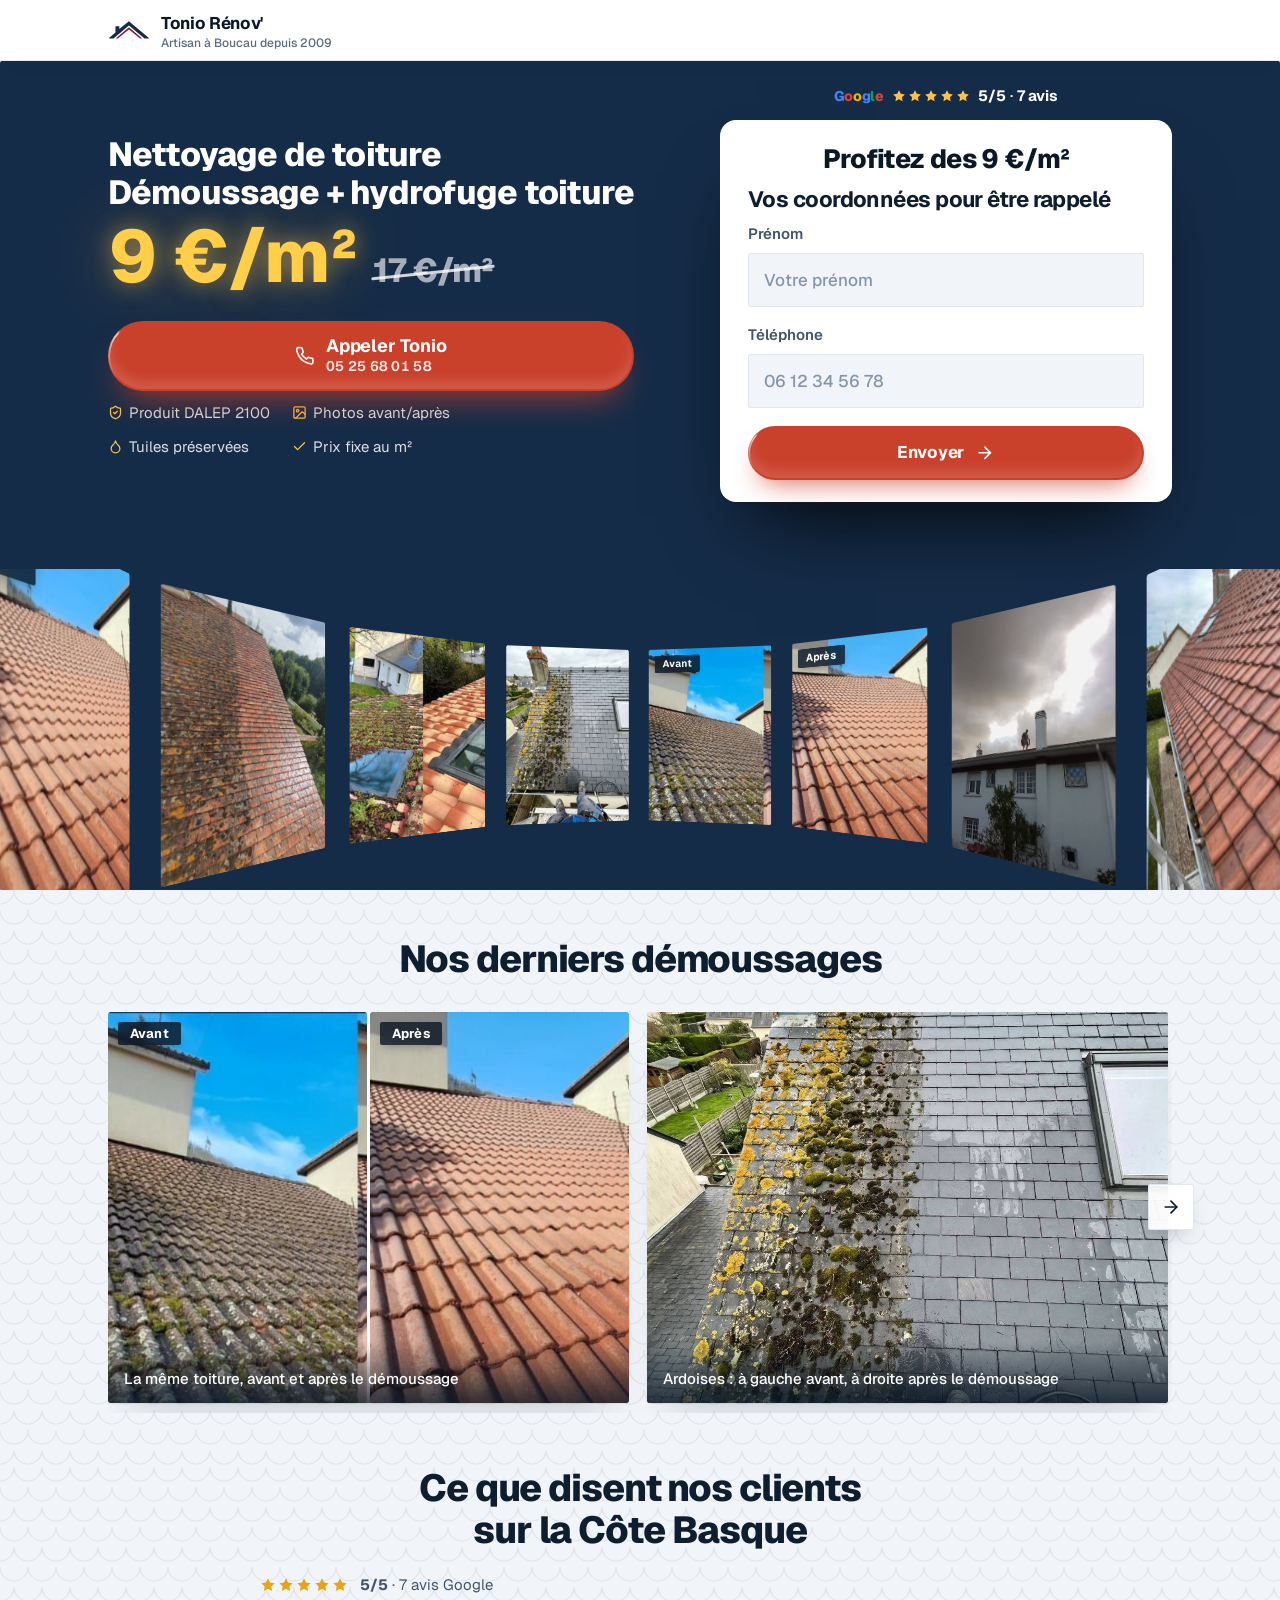
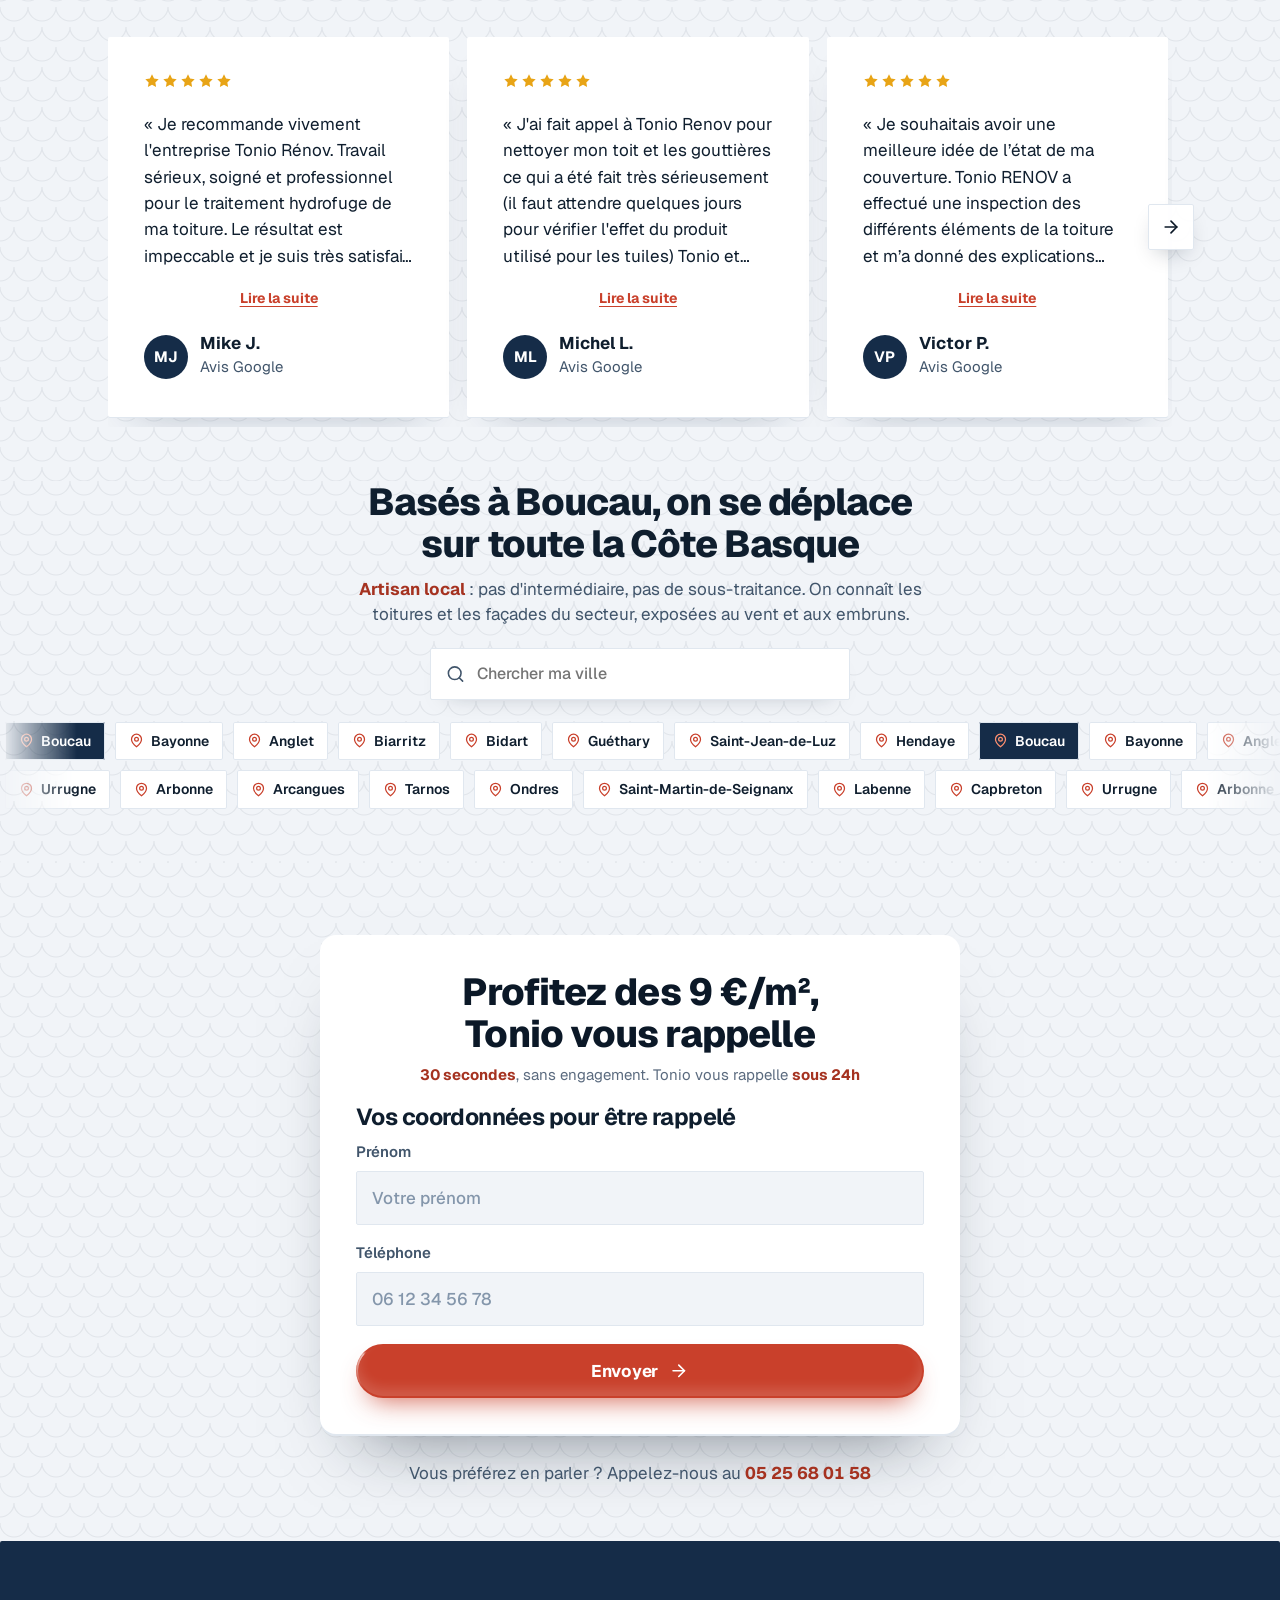
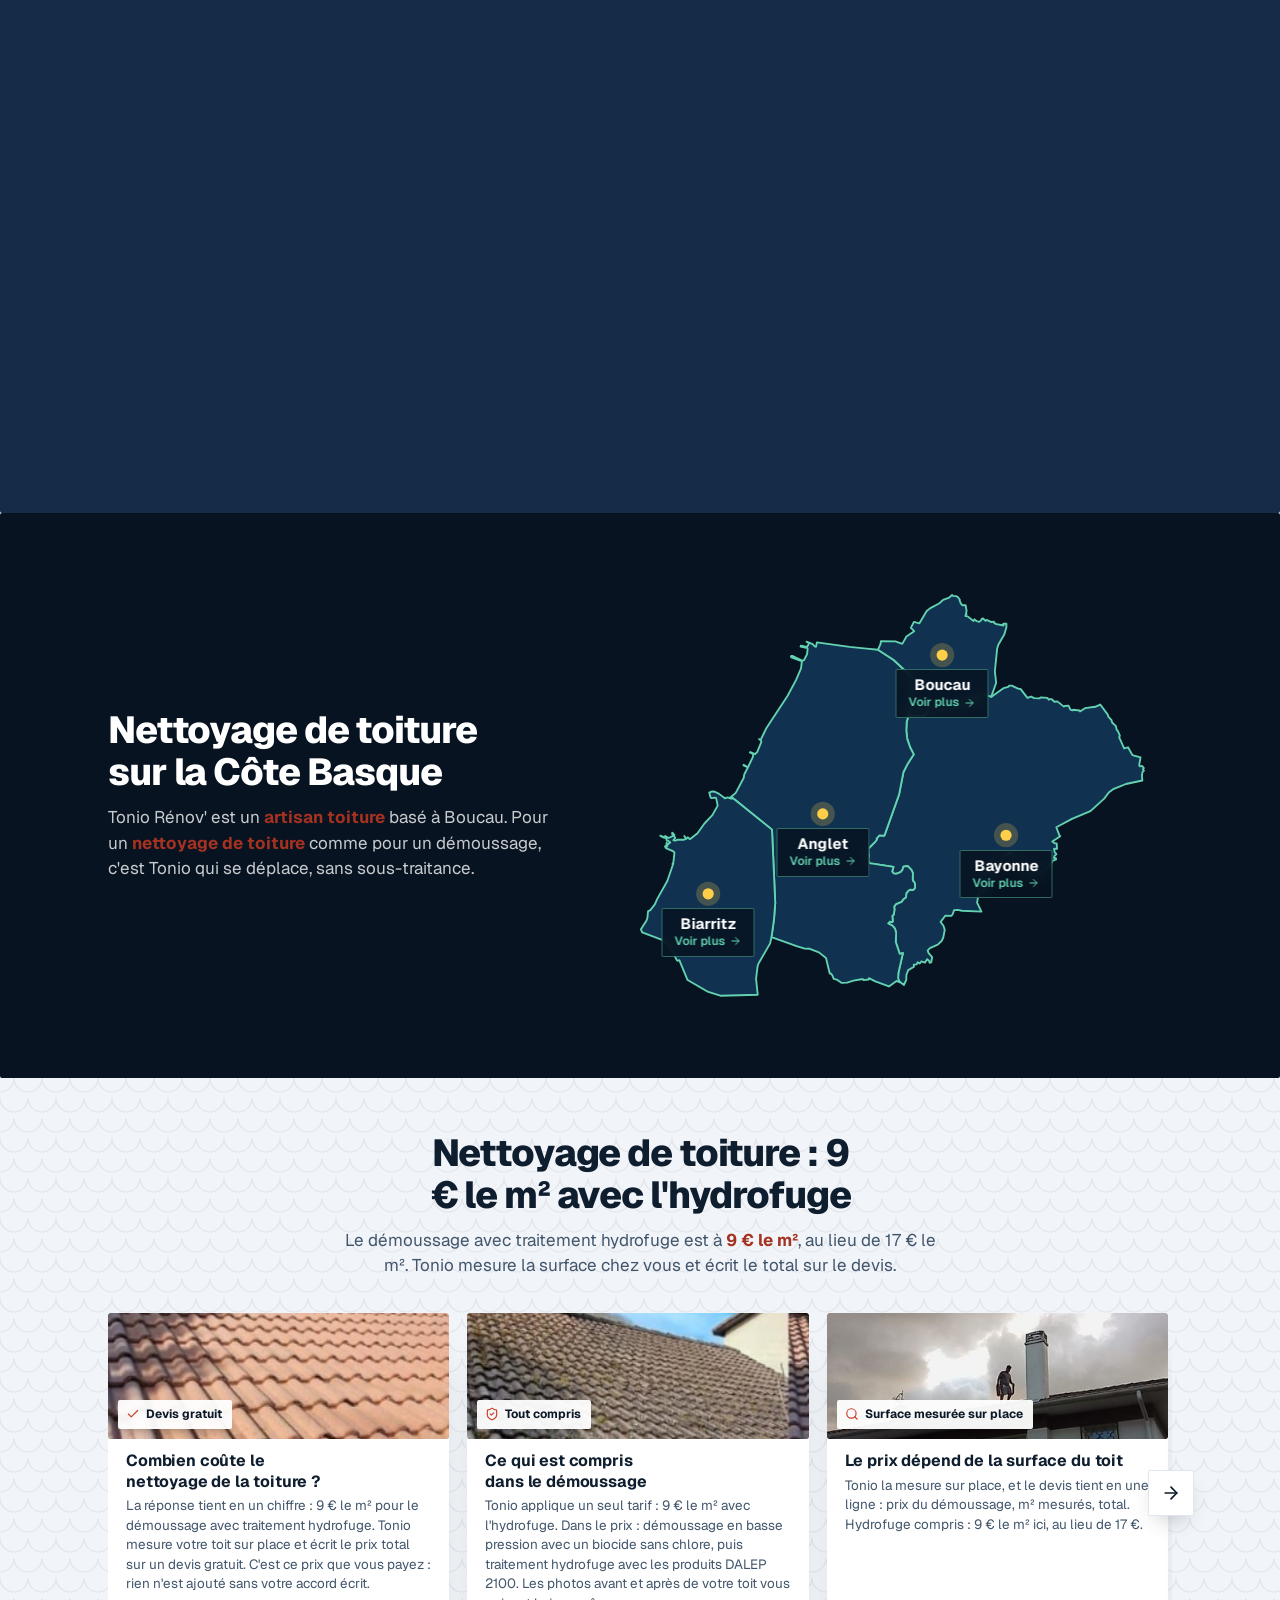
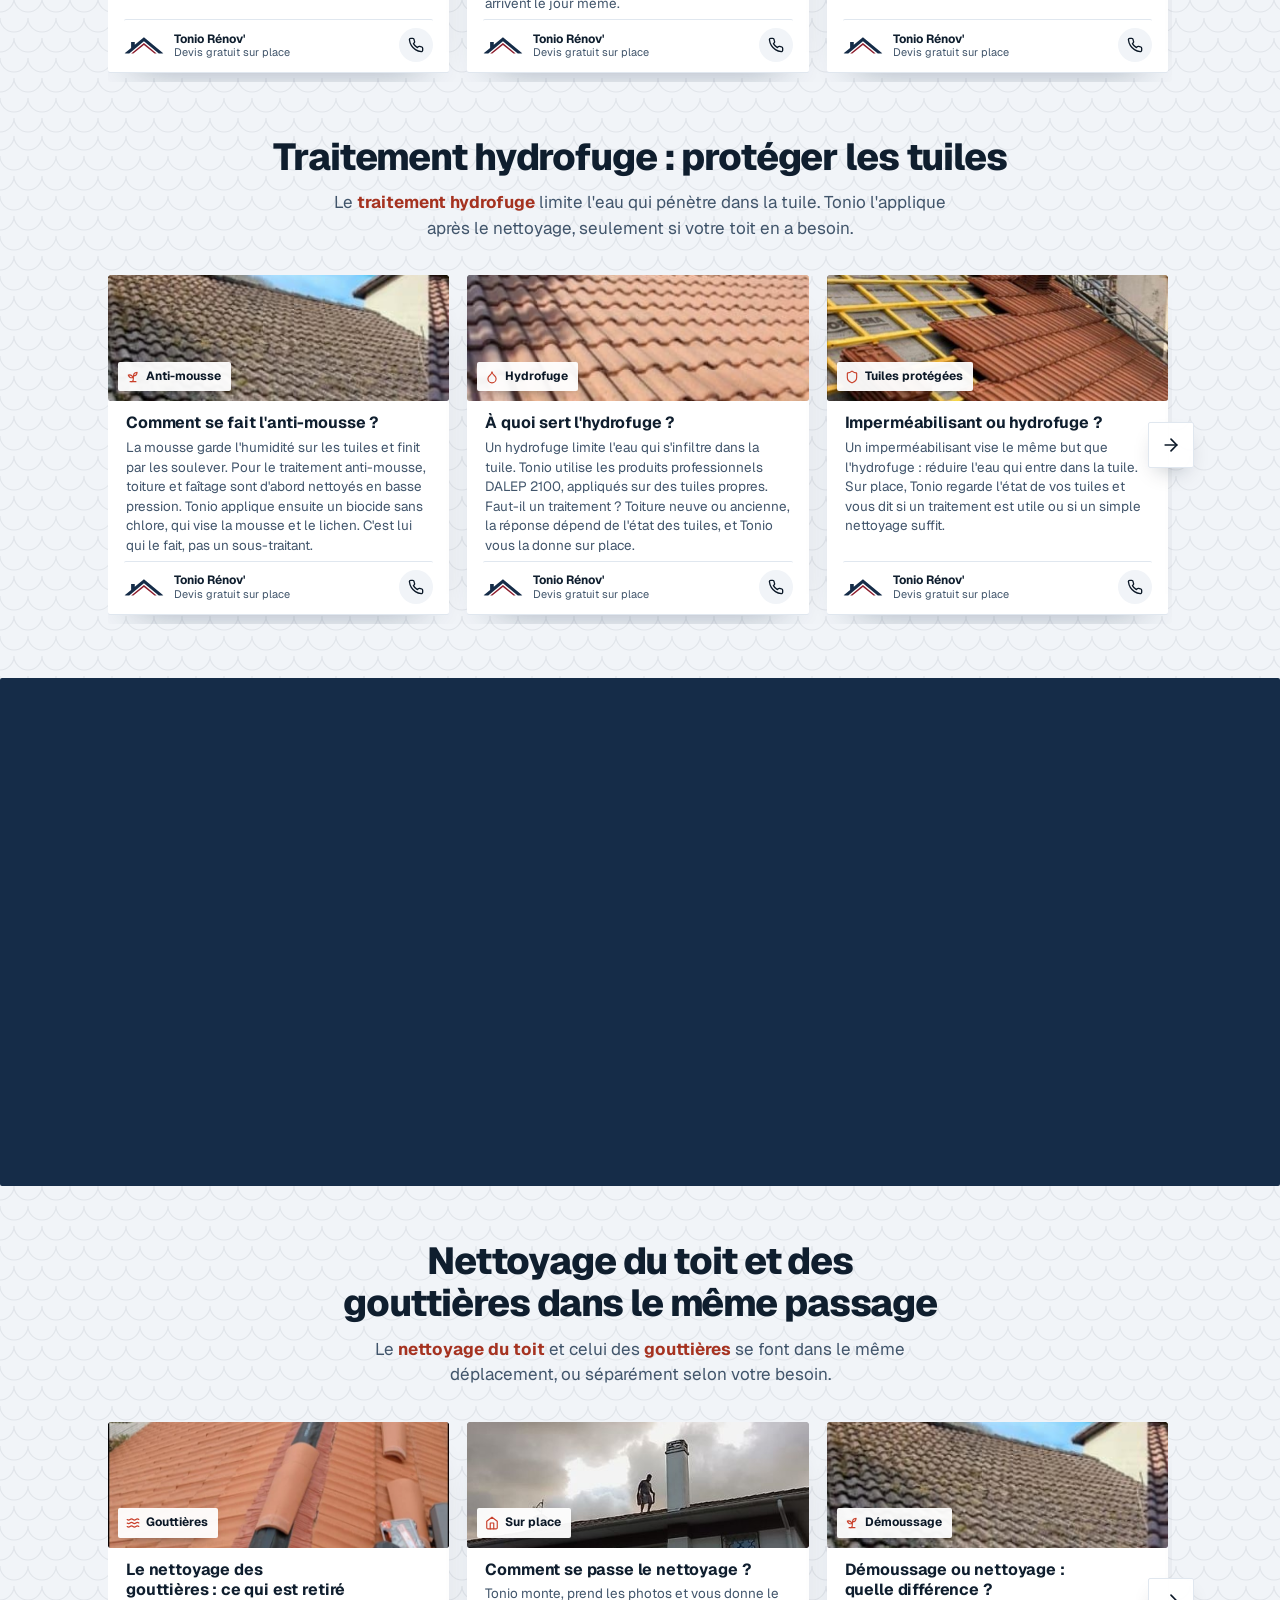
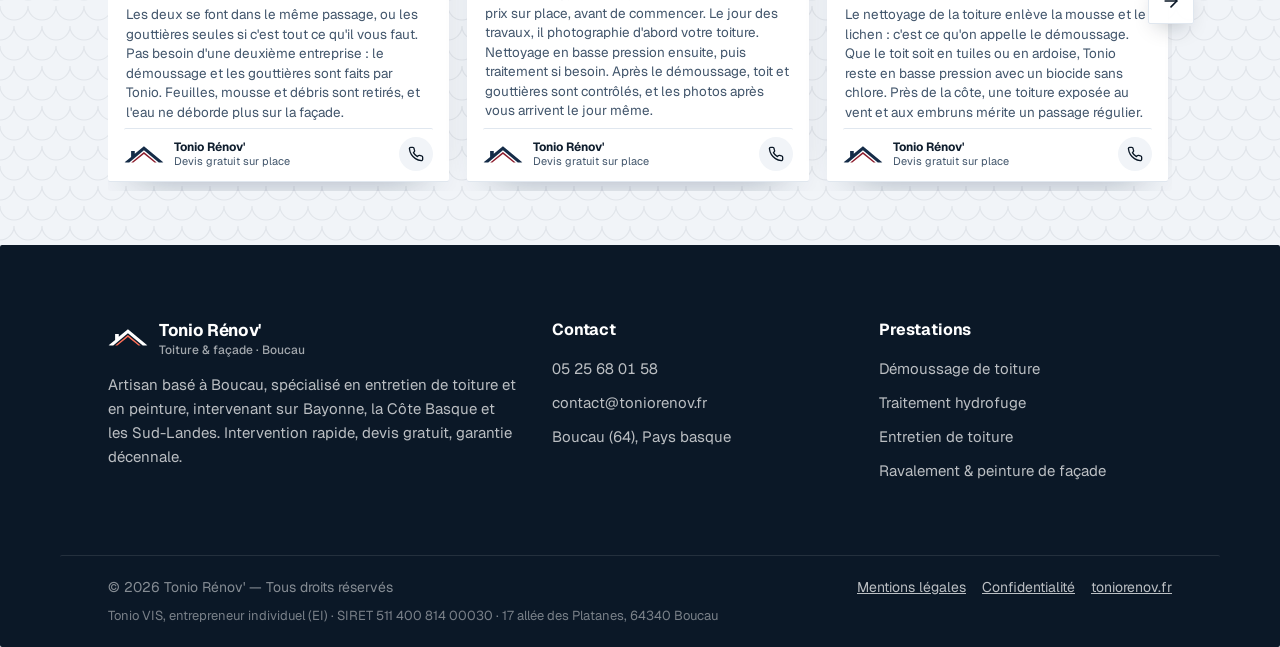
<file: entretien/index.html>
<!DOCTYPE html>
<html lang="fr">
<head>
<script>document.documentElement.classList.add('js')</script>
<!-- Google Tag Manager -->
<script>(function(w,d,s,l,i){w[l]=w[l]||[];w[l].push({'gtm.start':
new Date().getTime(),event:'gtm.js'});var f=d.getElementsByTagName(s)[0],
j=d.createElement(s),dl=l!='dataLayer'?'&l='+l:'';j.async=true;j.src=
'https://www.googletagmanager.com/gtm.js?id='+i+dl;f.parentNode.insertBefore(j,f);
})(window,document,'script','dataLayer','GTM-5VBQJ4RZ');</script>
<!-- End Google Tag Manager -->
<!-- Google Ads Conversion Tag (direct, backup de GTM) -->
<script async src="https://www.googletagmanager.com/gtag/js?id=AW-18220615555"></script>
<script>
window.dataLayer = window.dataLayer || [];
function gtag(){dataLayer.push(arguments);}
gtag('js', new Date());
gtag('config', 'AW-18220615555');
</script>
<!-- End Google Ads Conversion Tag -->
<meta charset="UTF-8">
<meta name="viewport" content="width=device-width, initial-scale=1">
<title>Nettoyage toiture Bayonne, Anglet, Biarritz · Tonio Rénov'</title>
<meta name="description" content="Nettoyage toiture à Bayonne, Anglet, Biarritz : démoussage + hydrofuge à 9 €/m² au lieu de 17 €. Photos avant/après, prix du devis tenu, devis gratuit.">
<meta name="theme-color" content="#0b1827">
<meta property="og:type" content="website">
<meta property="og:title" content="Nettoyage toiture Bayonne, Anglet, Biarritz · Tonio Rénov'">
<meta property="og:description" content="Nettoyage toiture à Bayonne, Anglet, Biarritz : démoussage + hydrofuge à 9 €/m² au lieu de 17 €. Photos avant/après, prix du devis tenu, devis gratuit.">
<meta property="og:image" content="https://potentieel.fr/tonio-renov/roof.jpg">
<link rel="canonical" href="https://potentieel.fr/tonio-renov/entretien/">
<link rel="icon" type="image/svg+xml" href="/favicon.svg">
<link rel="preload" as="image" href="/roof.jpg" fetchpriority="high">
<link rel="preconnect" href="https://fonts.googleapis.com">
<link rel="preconnect" href="https://fonts.gstatic.com" crossorigin>
<link href="https://fonts.googleapis.com/css2?family=Geist:wght@400;500;600;700;800&amp;display=swap" rel="stylesheet">
<style>
/* =====================================================================
   Tonio Rénov' — landings Google Ads (modèle réutilisable)
   Source unique du design : _src/style.css  → build.py l'injecte dans
   chacune des pages. Ne pas éditer les index.html générés à la main.
   Palette tirée du logo (marine + rouge) et de la tuile canal du métier.
   ===================================================================== */
:root{
  --nuit:#0b1827;
  --marine:#152c48;
  --marine-2:#21456b;
  --tuile:#c9402b;
  --tuile-fonce:#a53220;
  --tuile-clair:#ff9070;
  --jaune:#ffd23f;
  --ciel:#f1f4f8;
  --ciel-2:#e0e7ef;
  --texte:#0f1e2e;
  --texte-2:#41556b;
  --vert:#2f8a5b;
  --vert-clair:#8fd4ac;
  --font:'Geist',system-ui,-apple-system,'Segoe UI',Roboto,'Helvetica Neue',Arial,sans-serif;
  --ease:cubic-bezier(.22,1,.36,1);
  --gutter:clamp(20px,5vw,48px);
  --max:1160px;
  --r:16px;
  /* écailles de tuile : texture discrète des fonds clairs */
  --ecailles:url("data:image/svg+xml,%3Csvg xmlns='http://www.w3.org/2000/svg' width='56' height='40' viewBox='0 0 56 40'%3E%3Cg fill='none' stroke='%23152c48' stroke-opacity='.075' stroke-width='1.2'%3E%3Cpath d='M0 20a14 14 0 0 0 28 0M28 20a14 14 0 0 0 28 0'/%3E%3Cpath d='M-14 0a14 14 0 0 0 28 0M14 0a14 14 0 0 0 28 0M42 0a14 14 0 0 0 28 0'/%3E%3Cpath d='M-14 40a14 14 0 0 0 28 0M14 40a14 14 0 0 0 28 0M42 40a14 14 0 0 0 28 0'/%3E%3C/g%3E%3C/svg%3E");
  --ecailles-blanc:url("data:image/svg+xml,%3Csvg xmlns='http://www.w3.org/2000/svg' width='56' height='40' viewBox='0 0 56 40'%3E%3Cg fill='none' stroke='%23ffffff' stroke-opacity='.12' stroke-width='1.2'%3E%3Cpath d='M0 20a14 14 0 0 0 28 0M28 20a14 14 0 0 0 28 0'/%3E%3Cpath d='M-14 0a14 14 0 0 0 28 0M14 0a14 14 0 0 0 28 0M42 0a14 14 0 0 0 28 0'/%3E%3Cpath d='M-14 40a14 14 0 0 0 28 0M14 40a14 14 0 0 0 28 0M42 40a14 14 0 0 0 28 0'/%3E%3C/g%3E%3C/svg%3E");
}

*,*::before,*::after{box-sizing:border-box}
html{scroll-behavior:smooth;scroll-padding-top:84px;-webkit-text-size-adjust:100%}
body{margin:0;background:var(--ciel);color:var(--texte);font-family:var(--font);font-size:1.0625rem;line-height:1.6;-webkit-font-smoothing:antialiased;text-rendering:optimizeLegibility;font-optical-sizing:auto}
img{max-width:100%;height:auto;display:block}
h1,h2,h3,p,ul,ol,figure,blockquote{margin:0}
ul,ol{padding:0;list-style:none}
a{color:inherit}
strong{font-weight:700;color:var(--tuile-fonce)}
::selection{background:var(--tuile);color:#fff}
:focus-visible{outline:3px solid var(--tuile-clair);outline-offset:3px;border-radius:6px}
.wrap{width:100%;max-width:var(--max);margin-inline:auto;padding-inline:var(--gutter)}
.sr{position:absolute;width:1px;height:1px;overflow:hidden;clip:rect(0 0 0 0);white-space:nowrap}
.skip{position:absolute;left:12px;top:-60px;z-index:100;background:#fff;color:var(--texte);padding:10px 16px;border-radius:10px;font-weight:600;text-decoration:none;transition:top .2s}
.skip:focus{top:12px}
.ic{width:1.25em;height:1.25em;flex:none;stroke:currentColor;fill:none;stroke-width:2;stroke-linecap:round;stroke-linejoin:round}
.ic-fill{fill:currentColor;stroke:none}

/* ---------- Titres ---------- */
h1,h2,h3{font-weight:800;letter-spacing:-.03em;line-height:1.06;text-wrap:balance}
h2{font-size:clamp(1.9rem,1rem + 3.6vw,3.2rem)}
h3{font-size:1.1875rem;letter-spacing:-.015em;line-height:1.25;font-weight:700}
.lead{font-size:1.1875rem;color:var(--texte-2);max-width:56ch;text-wrap:pretty}
h2+.lead,h2+p{margin-top:20px}
.on-dark{color:#fff}
.on-dark strong{color:var(--tuile-clair)}
.on-dark .lead{color:rgba(255,255,255,.78)}
/* Rareté honnête : petit paragraphe italique discret au-dessus du CTA final, pose la capacité réelle sans faire de pression fake. */
.rarete{margin-top:14px;font-size:.9375rem;color:rgba(255,255,255,.72);font-style:italic}
/* PS final : vendre contre le coût de l'inaction (Sabri). Plus petit que le body mais pas caché, tout le monde scroll jusqu'ici. */
.ps{margin-top:22px;max-width:62ch;margin-inline:auto;font-size:.9375rem;line-height:1.55;color:rgba(255,255,255,.82);text-wrap:pretty}
.ps strong{color:#fff}

/* Animation de titres (21st.dev « Blur Out Up ») : chaque mot sort du flou */
.w{display:inline-block}
@keyframes fadeUp{from{opacity:0;transform:translateY(18px)}to{opacity:1;transform:none}}
/* Rien ici ne masque le contenu : les classes .reveal / .split restent dans le HTML
   mais n'ont plus d'effet. Une animation d'apparition qui n'avance pas (onglet en
   arrière-plan, appareil lent, navigateur bridé) laissait le texte à opacité 0 —
   inacceptable sur une page qui reçoit du trafic payant. */

/* ---------- Boutons (21st.dev « Shimmer Button » : lumière qui longe le contour) ---------- */
.btn{--h:58px;position:relative;isolation:isolate;overflow:hidden;display:inline-flex;align-items:center;justify-content:center;gap:.65em;min-height:var(--h);padding:0 1.8rem;border:0;border-radius:999px;font:700 1.0625rem/1 var(--font);letter-spacing:-.005em;text-decoration:none;cursor:pointer;white-space:nowrap;transition:transform .3s var(--ease),box-shadow .3s var(--ease),color .3s;-webkit-tap-highlight-color:transparent;touch-action:manipulation}
.btn:active{transform:translateY(1px) scale(.985)}
.btn .ic{width:1.15em;height:1.15em}
.btn .arr{transition:transform .35s var(--ease)}
.btn:hover .arr{transform:translateX(5px)}
.btn .btn-ph{animation:btnPhone 2.4s ease-in-out infinite}
@keyframes btnPhone{0%,70%,100%{transform:rotate(0)}10%{transform:rotate(-14deg)}20%{transform:rotate(14deg)}30%{transform:rotate(-10deg)}40%{transform:rotate(10deg)}50%{transform:rotate(0)}}
.btn-sm{--h:42px;padding:0 1.15rem;font-size:.9375rem}

.btn-call{background:var(--tuile);color:#fff;box-shadow:0 18px 34px -14px rgba(201,64,43,.85)}
.btn-call:hover{transform:translateY(-3px);box-shadow:0 24px 40px -14px rgba(201,64,43,.95)}
.sh-spark{position:absolute;inset:0;z-index:-2;overflow:hidden;container-type:size;filter:blur(1.5px);border-radius:inherit}
.sh-slide{position:absolute;inset:0;height:100cqh;aspect-ratio:1;animation:shSlide 3.4s ease-in-out infinite alternate}
.sh-spin{position:absolute;inset:-100%;width:auto;background:conic-gradient(from calc(270deg - 45deg),transparent 0,rgba(255,255,255,.95) 90deg,transparent 90deg);animation:shSpin 6.8s linear infinite}
.sh-back{position:absolute;inset:2px;z-index:-1;border-radius:inherit;background:var(--tuile);box-shadow:inset 0 -8px 12px rgba(255,255,255,.14);transition:box-shadow .3s}
.btn-call:hover .sh-back{box-shadow:inset 0 -10px 14px rgba(255,255,255,.26)}
@keyframes shSlide{to{transform:translate(calc(100cqw - 100%),0)}}
@keyframes shSpin{0%{transform:translateZ(0) rotate(0)}15%,35%{transform:translateZ(0) rotate(90deg)}65%,85%{transform:translateZ(0) rotate(270deg)}100%{transform:translateZ(0) rotate(360deg)}}
.ring{transform-origin:50% 50%;animation:ring 4.2s ease-in-out infinite}
@keyframes ring{0%,60%,100%{transform:rotate(0)}6%{transform:rotate(-16deg)}12%{transform:rotate(14deg)}18%{transform:rotate(-12deg)}24%{transform:rotate(10deg)}30%{transform:rotate(-6deg)}36%{transform:rotate(0)}}

.btn-ghost{background:rgba(255,255,255,.08);color:#fff;box-shadow:inset 0 0 0 1.5px rgba(255,255,255,.42);backdrop-filter:blur(8px);-webkit-backdrop-filter:blur(8px)}
.btn-ghost::before{content:"";position:absolute;inset:0;z-index:-1;background:#fff;transform:translateY(102%);transition:transform .5s var(--ease)}
.btn-ghost:hover{color:var(--nuit);transform:translateY(-3px)}
.btn-ghost:hover::before{transform:none}

.btn-light{background:#fff;color:var(--tuile-fonce);box-shadow:0 18px 34px -16px rgba(11,24,39,.55)}
.btn-light:hover{transform:translateY(-3px)}
.btn-outline-light{background:transparent;color:#fff;box-shadow:inset 0 0 0 1.5px rgba(255,255,255,.65)}
.btn-outline-light::before{content:"";position:absolute;inset:0;z-index:-1;background:#fff;transform:translateY(102%);transition:transform .5s var(--ease)}
.btn-outline-light:hover{color:var(--tuile-fonce);transform:translateY(-3px)}
.btn-outline-light:hover::before{transform:none}

/* ---------- Barre du haut : visible dès l'arrivée, reste collée en scrollant ---------- */
.bar{position:sticky;top:0;z-index:60;background:rgba(11,24,39,.96);-webkit-backdrop-filter:blur(16px) saturate(1.3);backdrop-filter:blur(16px) saturate(1.3);border-bottom:1px solid rgba(255,255,255,.09);transition:box-shadow .3s}
body.scrolled .bar{box-shadow:0 12px 30px -18px rgba(0,0,0,.7)}
.bar-in{max-width:var(--max);margin-inline:auto;height:64px;padding-inline:var(--gutter);display:flex;align-items:center;justify-content:space-between;gap:14px}
.brand{display:flex;align-items:center;gap:11px;color:#fff;text-decoration:none;min-width:0}
.brand svg{width:40px;height:auto;flex:none}
.brand b{font-size:1.0625rem;font-weight:700;letter-spacing:-.02em;white-space:nowrap}
.brand small{display:block;font-size:.75rem;font-weight:500;color:rgba(255,255,255,.62);letter-spacing:0;line-height:1.1}
/* Header épuré : brand + lien tel discret, PAS de deuxième CTA. Le FAB flottant prend le relais après scroll, et le hero porte le vrai CTA. */
.bar-tel-link{display:inline-flex;align-items:center;gap:.5em;color:#fff;font-weight:600;font-size:.9375rem;text-decoration:none;font-variant-numeric:tabular-nums;letter-spacing:-.01em;padding:8px 10px;border-radius:999px;transition:background .2s}
.bar-tel-link:hover{background:rgba(255,255,255,.08)}
.bar-tel-link .ic{width:1.1em;height:1.1em}
@media(max-width:430px){.brand small{display:none}.bar-tel-num{display:none}.bar-tel-link{padding:10px}}

/* ---------- Hero : la photo EST le fond ---------- */
.hero{position:relative;isolation:isolate;display:flex;align-items:center;color:#fff;background:var(--nuit);overflow:hidden}
.hero-bg{position:absolute;inset:0;z-index:-2}
.hero-bg img{width:100%;height:100%;object-fit:cover;object-position:var(--pos,62% 42%)}
/* Voile tamisé bleu nuit sur toute la photo de fond (règle Emrick 18/11) : fait ressortir texte, bouton et formulaire. */
.hero::before{content:"";position:absolute;inset:0;z-index:-1;background:linear-gradient(rgba(11,24,39,.45),rgba(11,24,39,.45)),linear-gradient(180deg,rgba(11,24,39,.5) 0%,rgba(11,24,39,.12) 26%,rgba(11,24,39,.66) 62%,rgba(11,24,39,.96) 100%),linear-gradient(90deg,rgba(11,24,39,.7) 0%,rgba(11,24,39,.22) 58%,rgba(11,24,39,0) 100%)}
.hero-in{width:100%;max-width:var(--max);margin-inline:auto;padding:clamp(40px,7vh,96px) var(--gutter) clamp(40px,7vh,96px);display:grid;gap:clamp(28px,4vw,56px);align-items:center}
/* Hero centré (demande Emrick 09/11) : plus posé, plus LP de conversion. En desktop quand on passe en split (hero-copy à gauche, formulaire à droite), on revient à text-align:left — un texte centré dans une colonne gauche tombe mal à côté d'un bloc à droite. */
.hero-copy{text-align:center}
.hero-cta{justify-content:center}
.hero-proof{justify-content:center}
.hero h1{font-size:clamp(1.55rem,.9rem + 2.2vw,2.5rem);line-height:1.15;letter-spacing:-.025em;text-wrap:balance}
.hero mark{background:linear-gradient(var(--jaune),var(--jaune)) no-repeat 0 94%/100% .1em;color:var(--jaune);-webkit-box-decoration-break:clone;box-decoration-break:clone;padding-bottom:.06em;white-space:nowrap}
@media(max-width:400px){.hero h1 mark{font-size:.92em}}
.hero-sub{margin-top:clamp(16px,2.4vh,24px);max-width:42ch;font-size:clamp(1.0625rem,.95rem + .55vw,1.3125rem);line-height:1.5;color:rgba(255,255,255,.88);text-wrap:pretty}
.hero-sub strong{color:#fff;font-weight:700;background:linear-gradient(rgba(201,64,43,.55),rgba(201,64,43,.55)) no-repeat 0 100%/100% .38em;padding:0 .06em}
.hero-cta{margin-top:clamp(20px,3.5vh,32px);display:flex;flex-wrap:wrap;align-items:center;gap:14px 20px}
.hero-proof{margin-top:16px;display:flex;flex-wrap:wrap;align-items:center;gap:8px 16px;font-size:.9375rem;color:rgba(255,255,255,.85)}
.stars{display:inline-flex;gap:2px;color:#ffbf47}
.stars .ic{width:16px;height:16px}
.hero-proof span{display:inline-flex;align-items:center;gap:.4em}
.hero-proof .ic{width:1em;height:1em;color:#ffbf47}
.hero-num{font-variant-numeric:tabular-nums;font-weight:600;color:#fff;letter-spacing:.01em}
.hero-num::before{content:"·";margin-right:.5em;color:rgba(255,255,255,.4)}
/* Badge « Avis Google · 23 avis » juste au-dessus du CTA — social proof pointée, pas pavé. */
.google-badge{display:inline-flex;align-items:center;gap:.55em;margin-top:clamp(18px,3vh,24px);padding:7px 14px 7px 12px;background:rgba(255,255,255,.08);border:1px solid rgba(255,255,255,.14);border-radius:999px;color:#fff;text-decoration:none;font-size:.9375rem;font-weight:500;transition:background .2s}
.google-badge:hover{background:rgba(255,255,255,.14)}
.google-badge .g-logo{display:inline-flex;font-family:Geist,system-ui,sans-serif;font-weight:800;font-size:.875rem;letter-spacing:-.02em}
.google-badge .g-logo b{font-weight:800}
.google-badge .stars .ic{width:14px;height:14px}
.google-badge b{font-weight:700}
/* CTA primaire du hero : même intensité que btn-call pour que « Décrire mon besoin » porte seul la conversion. */
.btn-primary{background:var(--tuile);color:#fff;box-shadow:0 18px 34px -14px rgba(201,64,43,.85)}
.btn-primary:hover{transform:translateY(-3px);box-shadow:0 24px 40px -14px rgba(201,64,43,.95)}
.btn-primary:hover .sh-back{box-shadow:inset 0 -10px 14px rgba(255,255,255,.26)}
.btn-stack{--h:70px;padding:0 1.7rem}
.btn-stack .btn-txt{display:inline-flex;flex-direction:column;align-items:flex-start;line-height:1.05;text-align:left}
.btn-stack .btn-txt b{font-weight:700;font-size:1.3125rem;letter-spacing:-.005em;font-variant-numeric:tabular-nums}
.btn-stack .btn-txt small{font-weight:500;font-size:.78125rem;opacity:.92;letter-spacing:.01em;margin-top:2px;text-transform:none}
@media(max-width:560px){.btn-stack{--h:66px;padding:0 1.35rem}.btn-stack .btn-txt b{font-size:1.1875rem}.btn-stack .btn-txt small{font-size:.75rem}}
@media(max-width:360px){.btn-stack .btn-txt b{font-size:1.125rem}}
/* Appel direct : lien assumé, pas 2e bouton concurrent. Le numéro reste visible pour les urgents. */
.btn-tel{display:inline-flex;align-items:center;gap:.55em;color:#fff;font-weight:600;font-size:1rem;text-decoration:underline;text-decoration-color:rgba(255,255,255,.4);text-underline-offset:4px;transition:text-decoration-color .2s}
.btn-tel:hover{text-decoration-color:#fff}
.btn-tel b{font-variant-numeric:tabular-nums;letter-spacing:.01em}
.btn-tel .ic{width:1.15em;height:1.15em}
@media(max-width:560px){
  .hero-cta .btn{width:100%}
  .hero-in{padding:30px var(--gutter) 24px}
  .hero-sub{margin-top:16px}
  .hero-cta{margin-top:22px;gap:14px}
  .hero-cta .btn{--h:54px}
  .btn-tel{justify-content:center;width:100%;padding:8px 0}
  .hero-proof{margin-top:14px;gap:6px 14px;font-size:.875rem}
  .google-badge{font-size:.875rem;padding:6px 12px 6px 10px}
  .hero-eyebrow{font-size:.8125rem;gap:6px 14px}
}

/* ---------- Formulaire du hero ----------
   Ordinateur : texte et boutons à gauche, formulaire à droite, sur la même ligne.
   Mobile : titre + boutons d'appel d'abord, formulaire directement en dessous. */
@media(min-width:1060px){
  .hero-in{grid-template-columns:minmax(0,1fr) minmax(392px,452px);padding-block:clamp(72px,8vh,112px)}
  .hero::before{background:linear-gradient(rgba(11,24,39,.42),rgba(11,24,39,.42)),linear-gradient(90deg,rgba(11,24,39,.92) 0%,rgba(11,24,39,.72) 46%,rgba(11,24,39,.5) 100%),linear-gradient(180deg,rgba(11,24,39,.35) 0%,rgba(11,24,39,.2) 40%,rgba(11,24,39,.6) 100%)}
  /* Quand hero split (texte à gauche, formulaire à droite), le centrage tombe mal. On revient à gauche. */
  .hero-copy{text-align:left}
  .hero-cta{justify-content:flex-start}
  .hero-proof{justify-content:flex-start}
  /* Garantit que la colonne droite (formulaire) ne touche jamais le bord bas du hero. */
  .hero-form{padding-bottom:8px}
}
.hero-form{min-width:0}
.hf-head{margin-bottom:18px;text-align:center}
.hf-t{font-size:clamp(1.45rem,1.15rem + 1.1vw,1.9rem);line-height:1.15;letter-spacing:-.03em;color:#fff}
.hf-sub{margin-top:8px;font-size:1rem;line-height:1.5;color:rgba(255,255,255,.8)}
.hf-sub strong{color:#fff}
.hero-form .devis-shell{margin:0;max-width:none;box-shadow:0 2px 0 rgba(11,24,39,.14),0 46px 80px -34px rgba(0,0,0,.9)}
.hero-form .progress{margin-bottom:24px}
@media(max-width:1059px){
  .hero-form{margin-top:clamp(20px,3.5vh,32px);max-width:640px}
  .hero-in{gap:0}
}

/* ---------- Bandeau de preuves ---------- */
.band{background:var(--marine);color:#fff}
.band ul{display:grid;grid-template-columns:repeat(2,minmax(0,1fr))}
.band li{display:flex;align-items:center;gap:14px;padding:22px clamp(14px,2.2vw,28px);border-top:1px solid rgba(255,255,255,.1);border-left:1px solid rgba(255,255,255,.1)}
.band li:nth-child(-n+2){border-top:0}
.band li:nth-child(odd){border-left:0}
.band .ic{width:30px;height:30px;color:var(--tuile-clair)}
.band b{display:block;font-size:1rem;letter-spacing:-.01em;line-height:1.2}
.band small{display:block;font-size:.875rem;color:rgba(255,255,255,.68);line-height:1.3;margin-top:2px}
@media(min-width:1040px){.band ul{grid-template-columns:repeat(5,minmax(0,1fr))}.band li{border-top:0;border-left:1px solid rgba(255,255,255,.1)}.band li:nth-child(odd){border-left:1px solid rgba(255,255,255,.1)}.band li:first-child{border-left:0}}
@media(max-width:1039px){.band li:last-child{grid-column:1/-1;border-left:0;justify-content:center}}

.lbl-short{display:none}
@media(max-width:380px){
  .lbl-short{display:inline}.lbl-long{display:none}
  .brand svg{width:34px}
  .band li{padding:18px 12px;gap:10px}
  .band .ic{width:24px;height:24px}
  .band b{font-size:.9375rem}
  .band small{font-size:.8125rem}
  .bar-in{gap:8px}
  .btn-sm{padding:0 .95rem}
  .fab{min-height:54px;padding:0 1.25rem 0 1.05rem}
}

/* ---------- Sections ---------- */
.sec{padding-block:clamp(64px,9vw,120px)}
.sec-light{background:var(--ciel) var(--ecailles)}
.sec-dark{background:var(--nuit);color:#fff}
.sec-head{max-width:760px}
.sec-head.center{margin-inline:auto;text-align:center}
.sec-head .lead{margin-top:18px}
.sec-head.center .lead{margin-inline:auto}

/* Galerie photos : vraies réalisations Tonio scrapées sur toniorenov.fr.
   Remplace la section « avant/après + bullet points » qui était trop verbeuse.
   Mobile 1 col, desktop 3 col, hover zoom léger, caption géolocalisée en bas. */
.gal-grid{list-style:none;margin:28px 0 0;padding:0;display:grid;grid-template-columns:1fr;gap:14px}
@media(min-width:760px){.gal-grid{grid-template-columns:repeat(3,1fr);gap:20px}}
.gal-grid li{position:relative;aspect-ratio:4/3;overflow:hidden;border-radius:16px;background:var(--trait,#e6e2db);box-shadow:0 1px 2px rgba(11,24,39,.06),0 24px 38px -24px rgba(11,24,39,.22)}
.gal-grid img{width:100%;height:100%;object-fit:cover;display:block;transition:transform .5s ease}
.gal-grid li:hover img{transform:scale(1.05)}
.gal-grid figcaption{position:absolute;inset:auto 0 0 0;padding:28px 16px 14px;color:#fff;font-weight:500;font-size:.9375rem;background:linear-gradient(transparent,rgba(11,24,39,.78));line-height:1.3}

/* signes : lignes, pas de cartes */
.signs-grid{display:grid;gap:clamp(30px,5vw,72px)}
@media(min-width:920px){.signs-grid{grid-template-columns:.92fr 1.08fr;align-items:start}.signs-head{position:sticky;top:104px}}
.sign{display:grid;grid-template-columns:52px 1fr;gap:18px;padding:26px 0;border-top:1px solid var(--ciel-2);align-items:start}
.sign:last-child{border-bottom:1px solid var(--ciel-2)}
.sign-ic{width:52px;height:52px;border-radius:14px;background:var(--marine);color:#fff;display:grid;place-items:center;transition:transform .5s var(--ease),background .3s}
.sign:hover .sign-ic{transform:rotate(-6deg) scale(1.06);background:var(--tuile)}
.sign-ic .ic{width:24px;height:24px}
.sign p{margin-top:6px;color:var(--texte-2);max-width:52ch}

/* méthode : vraie séquence → numérotée */
.steps{position:relative;display:grid;gap:34px;margin-top:clamp(40px,6vw,72px)}
.steps::before,.steps::after{content:"";position:absolute;left:25px;top:26px;bottom:26px;width:2px;background:rgba(255,255,255,.14)}
.steps::after{background:var(--tuile);transform:scaleY(0);transform-origin:top;transition:transform .9s var(--ease) .1s}
.steps.in::after{transform:scaleY(1)}
.step{position:relative;z-index:1;padding-left:76px}
.step-n{position:absolute;left:0;top:0;width:52px;height:52px;border-radius:50%;display:grid;place-items:center;background:var(--nuit);box-shadow:inset 0 0 0 2px rgba(255,255,255,.22);font-weight:800;font-size:1.125rem;color:var(--tuile-clair);font-variant-numeric:tabular-nums}
.step p{margin-top:8px;color:rgba(255,255,255,.74);max-width:36ch}
.step h3{padding-top:12px}
@media(min-width:920px){
  .steps{grid-template-columns:repeat(4,1fr);gap:28px}
  .steps::before,.steps::after{left:26px;right:26px;top:25px;bottom:auto;height:2px;width:auto}
  .steps::after{transform:scaleX(0);transform-origin:left}
  .steps.in::after{transform:scaleX(1)}
  .step{padding:78px 0 0}
  .step-n{left:0}
  .step h3{padding-top:0}
}

/* avant / après */
.real-grid{display:grid;gap:clamp(24px,4vw,40px) clamp(30px,5vw,72px);grid-template-areas:"head" "ba" "list";align-items:start}
.real-head{grid-area:head}
.real-list{grid-area:list;display:grid;gap:16px}
.ba-col{grid-area:ba;min-width:0}
@media(min-width:920px){.real-grid{grid-template-columns:1.1fr .9fr;grid-template-areas:"ba head" "ba list";align-items:start;grid-template-rows:auto 1fr}.real-list{margin-top:6px}}
.real-list li{display:flex;gap:14px;align-items:flex-start;color:var(--texte)}
.real-list .ic{margin-top:.2em;color:var(--vert);width:22px;height:22px}
.ba{margin:0}
.ba-stage{position:relative;aspect-ratio:4/3.3;border-radius:var(--r);overflow:hidden;background:var(--marine);user-select:none;-webkit-user-select:none;box-shadow:0 30px 60px -36px rgba(11,24,39,.7)}
.ba-img{position:absolute;inset:0;width:100%;height:100%;object-fit:cover;display:block}
.ba-before{clip-path:inset(0 calc(100% - var(--pos,50%)) 0 0)}
.ba-line{position:absolute;top:0;bottom:0;left:var(--pos,50%);width:3px;margin-left:-1.5px;background:#fff;box-shadow:0 0 22px rgba(0,0,0,.45);pointer-events:none}
.ba-knob{position:absolute;top:50%;left:50%;width:52px;height:52px;border-radius:50%;background:#fff;color:var(--nuit);display:grid;place-items:center;transform:translate(-50%,-50%);box-shadow:0 10px 26px -6px rgba(0,0,0,.55)}
.ba-knob .ic{width:24px;height:24px;stroke-width:2.4}
.ba-tag{position:absolute;top:14px;z-index:2;padding:8px 14px;border-radius:999px;background:rgba(11,24,39,.78);color:#fff;font-weight:700;font-size:.875rem;letter-spacing:-.005em;pointer-events:none;-webkit-backdrop-filter:blur(6px);backdrop-filter:blur(6px)}
.ba-tag-b{left:14px}
.ba-tag-a{right:14px;background:var(--tuile)}
.ba-range{position:absolute;inset:0;width:100%;height:100%;margin:0;opacity:0;cursor:ew-resize;-webkit-appearance:none;appearance:none;background:transparent;touch-action:pan-y;z-index:3}
.ba-range::-webkit-slider-thumb{-webkit-appearance:none;width:1px;height:100vh}
.ba-range::-moz-range-thumb{width:1px;height:100%;border:0;background:transparent}
.ba-range:focus-visible ~ .ba-line .ba-knob{outline:3px solid var(--tuile-clair);outline-offset:3px}
.ba-note{margin-top:12px;font-size:.875rem;color:var(--texte-2);display:flex;align-items:center;gap:.5em}
.ba-note .ic{width:16px;height:16px;flex:none}
.ba-split{display:grid;gap:12px}
@media(min-width:560px){.ba-split{grid-template-columns:1fr 1fr}}
.ba-split figure{margin:0;position:relative;border-radius:var(--r);overflow:hidden;aspect-ratio:16/11;background:var(--marine);box-shadow:0 30px 60px -36px rgba(11,24,39,.7)}
@media(min-width:560px){.ba-split figure{aspect-ratio:4/5}}
.ba-split img{position:absolute;inset:0;width:100%;height:100%;object-fit:cover}
.ba-split figcaption{position:absolute;left:14px;top:14px}

/* fonds photo des sections */
.has-bg{position:relative;isolation:isolate;overflow:hidden}
.sec-bg{position:absolute;inset:0;width:100%;height:100%;object-fit:cover;z-index:-1;pointer-events:none}
.sec-dark .sec-bg{opacity:.3;filter:grayscale(1) contrast(1.1)}
.sec-dark.has-bg::after{content:"";position:absolute;inset:0;z-index:-1;pointer-events:none;background:linear-gradient(180deg,var(--nuit) 0,rgba(11,24,39,.35) 28%,rgba(11,24,39,.35) 72%,var(--nuit) 100%)}
.cta .sec-bg{filter:grayscale(1) brightness(1.6) contrast(1.05);mix-blend-mode:multiply;opacity:.8}

/* avis */
.rev-grid{display:grid;gap:18px;margin-top:clamp(36px,5vw,60px)}
@media(min-width:920px){.rev-grid{grid-template-columns:1.2fr 1fr;grid-template-rows:auto auto}.rev.big{grid-row:1/3}}
.rev{background:#fff;border-radius:var(--r);padding:clamp(24px,3vw,36px);box-shadow:0 1px 0 var(--ciel-2),0 20px 40px -28px rgba(21,44,72,.35);display:flex;flex-direction:column;gap:22px}
.rev blockquote{font-size:1.0625rem;line-height:1.55;color:var(--texte);text-wrap:pretty}
.rev.big blockquote{font-size:clamp(1.35rem,1rem + 1.4vw,1.85rem);line-height:1.3;font-weight:600;letter-spacing:-.02em}
.rev.big{justify-content:flex-start;gap:26px;background:var(--marine);color:#fff;box-shadow:0 30px 60px -34px rgba(11,24,39,.8)}
.rev.big::before{content:"“";font-size:6rem;line-height:.55;height:.42em;color:var(--tuile-clair);font-weight:800;letter-spacing:-.05em}
.rev.big blockquote{color:#fff}
.rev.big .stars{color:#ffbf47}
.rev.big .rev-who small{color:rgba(255,255,255,.7)}
.rev.big .rev-av{background:var(--tuile)}
.rev.big .rev-who{margin-top:auto}
.rev .stars{color:#e8a416}
.rev-who{display:flex;align-items:center;gap:12px;margin-top:auto}
.rev-av{width:44px;height:44px;border-radius:50%;background:var(--marine);color:#fff;display:grid;place-items:center;font-weight:700;font-size:.9375rem;letter-spacing:.02em}
.rev-who b{display:block;line-height:1.2}
.rev-who small{color:var(--texte-2);font-size:.9375rem}
.rev-sum{display:flex;align-items:center;gap:12px;margin-top:22px;color:var(--texte-2);font-size:.9375rem}
.rev-sum .stars{color:#e8a416}

/* réponse à l'intention « prix » : de quoi dépend le devis */

/* devis (formulaire à choix) */
.devis-shell{max-width:640px;margin:clamp(32px,4vw,48px) auto 0;min-width:0;background:#fff;color:var(--texte);border-radius:var(--r);padding:clamp(22px,3.6vw,36px);box-shadow:0 2px 0 var(--ciel-2),0 40px 70px -40px rgba(11,24,39,.55)}
.progress{display:flex;gap:6px;margin-bottom:30px}
.progress i{flex:1;height:5px;border-radius:3px;background:var(--ciel-2);overflow:hidden;position:relative}
.progress i::after{content:"";position:absolute;inset:0;background:var(--tuile);transform:scaleX(0);transform-origin:left;transition:transform .5s var(--ease)}
.progress i.on::after{transform:none}
.fstep{display:none}
.fstep.active{display:block;animation:stepIn .55s var(--ease) both}
@keyframes stepIn{from{opacity:0;filter:blur(5px);transform:translateX(18px)}to{opacity:1;filter:blur(0);transform:none}}
.fcount{display:inline-block;font-size:.8125rem;letter-spacing:.02em;color:var(--tuile-fonce);font-weight:700;margin-bottom:10px;padding:4px 10px;border-radius:999px;background:rgba(201,64,43,.09)}
.fq{font-size:clamp(1.2rem,1rem + .8vw,1.45rem);font-weight:700;letter-spacing:-.025em;line-height:1.25;margin-bottom:8px;text-wrap:balance}
.fhint{display:block;font-size:.9375rem;color:var(--texte-2);margin-bottom:18px}
.opts{display:grid;gap:10px;min-width:0}
@media(min-width:560px){.opts{grid-template-columns:minmax(0,1fr) minmax(0,1fr)}}
.opt > span:not(.tick){flex:1 1 auto;min-width:0;overflow-wrap:break-word}
@media(min-width:560px){.opts .opt{gap:10px;padding:12px 26px 12px 11px}.opts .opt > .ic{padding:7px}.opts .opt .tick{position:absolute;top:7px;right:7px;width:17px;height:17px}.opts .opt .tick .ic{width:10px;height:10px}}
.opt{position:relative;display:flex;align-items:center;gap:13px;width:100%;min-width:0;min-height:66px;padding:13px 15px 13px 13px;text-align:left;font:600 1rem/1.25 var(--font);color:var(--texte);background:var(--ciel);border:1.5px solid var(--ciel-2);border-radius:12px;cursor:pointer;transition:transform .2s var(--ease),border-color .18s,background .18s,box-shadow .18s;-webkit-tap-highlight-color:transparent;touch-action:manipulation}
.opt > .ic{flex:none;width:22px;height:22px;padding:9px;color:var(--tuile);background:rgba(201,64,43,.09);border:1.5px solid rgba(201,64,43,.18);border-radius:50%;box-sizing:content-box;transition:background .18s,border-color .18s,color .18s,transform .18s}
.opt:hover{border-color:var(--tuile);background:#fff;transform:translateY(-2px);box-shadow:0 10px 22px -14px rgba(11,24,39,.55)}
.opt:hover > .ic{background:rgba(201,64,43,.18);border-color:rgba(201,64,43,.45);transform:scale(1.05)}
.opt.on{border-color:var(--tuile);background:rgba(201,64,43,.07);box-shadow:inset 0 0 0 1px var(--tuile)}
.opt.on > .ic{background:var(--tuile);border-color:var(--tuile);color:#fff}
.opt .tick{margin-left:auto;flex:none;width:23px;height:23px;border-radius:50%;background:#fff;box-shadow:inset 0 0 0 2px var(--ciel-2);display:grid;place-items:center;transition:background .2s,box-shadow .2s}
.opt .tick .ic{width:13px;height:13px;color:#fff;stroke-width:3;transform:scale(0);transition:transform .3s var(--ease)}
.opt:hover .tick{box-shadow:inset 0 0 0 2px var(--tuile-clair)}
.opt.on .tick{background:var(--tuile);box-shadow:inset 0 0 0 2px var(--tuile)}
.opt.on .tick .ic{transform:none}
.field{margin-bottom:16px}
.field label{display:block;font-size:.9375rem;font-weight:600;color:var(--texte-2);margin-bottom:7px}
.field input{width:100%;min-height:54px;padding:0 15px;font:500 1.0625rem var(--font);color:var(--texte);background:var(--ciel);border:1.5px solid var(--ciel-2);border-radius:12px;transition:border-color .2s,background .2s,box-shadow .2s}
.field input::placeholder{color:#8496ab}
.field input:focus{outline:none;border-color:var(--tuile);background:#fff;box-shadow:0 0 0 4px rgba(201,64,43,.14)}
.factions{display:flex;justify-content:space-between;align-items:center;gap:14px;margin-top:26px}
.fback{background:none;border:0;color:var(--texte-2);font:600 .9375rem var(--font);cursor:pointer;padding:12px 6px;display:inline-flex;align-items:center;gap:.5em;border-radius:8px}
.fback:hover{color:var(--texte)}
.fback[disabled]{opacity:0;pointer-events:none}
.btn-next{background:var(--tuile);color:#fff;min-height:54px;box-shadow:0 14px 26px -12px rgba(201,64,43,.8)}
.btn-next:disabled{background:var(--ciel-2);color:#7e90a5;box-shadow:none;cursor:not-allowed;transform:none}
.btn-next:disabled .sh-spark{display:none}
.btn-next:disabled .sh-back{background:transparent;box-shadow:none}
.btn-next:not(:disabled):hover{transform:translateY(-2px)}
.done{text-align:center;padding:14px 0 6px}
.done-ic{width:68px;height:68px;border-radius:50%;margin:0 auto 20px;background:rgba(47,138,91,.12);color:var(--vert);display:grid;place-items:center}
.done-ic .ic{width:34px;height:34px;stroke-width:2.6;stroke-dasharray:30;stroke-dashoffset:30;animation:draw .7s var(--ease) .15s forwards}
@keyframes draw{to{stroke-dashoffset:0}}
.done h3{font-size:1.6rem}
.done p{margin:12px auto 0;color:var(--texte-2);max-width:38ch}
.done .btn{margin-top:22px}
.alt-call{margin-top:26px;text-align:center;color:var(--texte-2)}
.alt-call a{color:var(--tuile-fonce);font-weight:700;text-decoration:none;white-space:nowrap;font-variant-numeric:tabular-nums}
.alt-call a:hover{text-decoration:underline}

/* zone */
.zone-grid{display:grid;gap:clamp(28px,5vw,64px);align-items:center}
@media(min-width:920px){.zone-grid{grid-template-columns:.9fr 1.1fr}}
.chips{display:flex;flex-wrap:wrap;gap:10px}
.chips li{display:inline-flex;align-items:center;gap:.5em;padding:10px 16px;border-radius:999px;background:#fff;box-shadow:inset 0 0 0 1px var(--ciel-2);font-weight:600;font-size:.9375rem;color:var(--texte);transition:transform .3s var(--ease),background .3s,color .3s}
.chips li .ic{width:15px;height:15px;color:var(--tuile)}
/* sections de contenu par mots-clés : une colonne centrée, lignes (pas de cartes) */
.kw-list{max-width:760px;margin:clamp(28px,4vw,48px) auto 0;text-align:left}
.chips li:hover{transform:translateY(-2px);background:var(--marine);color:#fff}
.chips li.base{background:var(--marine);color:#fff}
.chips li.base .ic{color:var(--tuile-clair)}

/* faq */
.faq-grid{display:grid;gap:clamp(28px,5vw,64px)}
@media(min-width:920px){.faq-grid{grid-template-columns:.8fr 1.2fr;align-items:start}.faq-head{position:sticky;top:104px}}
details{border-top:1px solid var(--ciel-2)}
details:last-child{border-bottom:1px solid var(--ciel-2)}
summary{display:flex;justify-content:space-between;align-items:center;gap:18px;padding:22px 0;cursor:pointer;list-style:none;font-weight:700;font-size:1.125rem;letter-spacing:-.015em;line-height:1.3}
summary::-webkit-details-marker{display:none}
summary .ic{width:22px;height:22px;color:var(--tuile);transition:transform .4s var(--ease)}
details[open] summary .ic{transform:rotate(45deg)}
details p{padding:0 0 24px;color:var(--texte-2);max-width:60ch}

/* appel final : section « drenched » tuile */
.cta{position:relative;isolation:isolate;overflow:hidden;background:var(--tuile) var(--ecailles-blanc);color:#fff;text-align:center}
.cta h2{max-width:16ch;margin-inline:auto}
.cta p{margin:18px auto 0;font-size:1.1875rem;color:rgba(255,255,255,.92);max-width:46ch}
.cta strong{color:#fff;box-shadow:inset 0 -.36em 0 rgba(11,24,39,.28)}
.cta .btns{margin-top:32px;display:flex;flex-wrap:wrap;justify-content:center;gap:12px}
@media(max-width:560px){.cta .btns .btn{width:100%}}

/* pied de page */
footer{background:var(--nuit);color:rgba(255,255,255,.72);font-size:.9375rem}
.foot{display:grid;gap:34px;padding-block:clamp(44px,6vw,72px)}
@media(min-width:820px){.foot{grid-template-columns:1.4fr 1fr 1fr}}
footer h4{margin:0 0 14px;color:#fff;font-size:1rem;font-weight:700;letter-spacing:-.01em}
footer ul{display:grid;gap:10px}
footer a{text-decoration:none}
footer a:hover{color:#fff;text-decoration:underline}
footer .brand{margin-bottom:16px}
.foot-bottom{border-top:1px solid rgba(255,255,255,.1);padding-block:20px;font-size:.875rem;color:rgba(255,255,255,.5);display:flex;flex-wrap:wrap;justify-content:space-between;gap:8px 20px}
.tel-foot{font-variant-numeric:tabular-nums}
.foot-legal{display:flex;flex-wrap:wrap;gap:6px 16px}
.foot-legal a{color:rgba(255,255,255,.72);text-decoration:underline}
.foot-id{flex-basis:100%;font-size:.8125rem;color:rgba(255,255,255,.45)}
.f-rgpd{margin:4px 0 0;font-size:.8125rem;line-height:1.45;color:var(--texte-2)}
.f-rgpd a{color:inherit;text-decoration:underline}
/* pages mentions légales / confidentialité */
.legal{padding-block:clamp(40px,6vw,72px);max-width:760px}
.legal h1{font-size:clamp(1.75rem,4vw,2.25rem);margin:0 0 8px;color:var(--texte)}
.legal h2{font-size:1.1875rem;margin:32px 0 8px;color:var(--texte)}
.legal p,.legal li{color:var(--texte-2);line-height:1.6;margin:0 0 10px}
.legal ul{list-style:disc;padding-left:1.25em;display:block}
.legal a{color:var(--tuile-fonce)}
.legal-top{background:var(--nuit);padding-block:16px}
.legal-top .brand b,.legal-top .brand small{color:#fff}

/* bouton d'appel flottant, présent tout le long de la page */
.fab{position:fixed;right:max(16px,env(safe-area-inset-right));bottom:max(16px,env(safe-area-inset-bottom));z-index:55;display:inline-flex;align-items:center;gap:.6em;min-height:58px;padding:0 1.5rem 0 1.25rem;border-radius:999px;background:var(--tuile);color:#fff;font:700 1.0625rem/1 var(--font);text-decoration:none;box-shadow:0 18px 34px -12px rgba(11,24,39,.7),0 0 0 3px rgba(255,255,255,.9);transition:transform .4s var(--ease),opacity .3s,visibility 0s;-webkit-tap-highlight-color:transparent;touch-action:manipulation}
.fab:hover{transform:translateY(-3px);background:var(--tuile-fonce)}
.fab:active{transform:scale(.97)}
.fab-pulse{position:absolute;inset:0;border-radius:inherit;box-shadow:0 0 0 0 rgba(201,64,43,.6);animation:fabPulse 2.4s var(--ease) infinite;pointer-events:none}
@keyframes fabPulse{0%{box-shadow:0 0 0 0 rgba(201,64,43,.55)}70%,100%{box-shadow:0 0 0 22px rgba(201,64,43,0)}}
body.fab-off .fab{opacity:0;visibility:hidden;transform:translateY(14px);transition:transform .4s var(--ease),opacity .3s,visibility 0s .3s}
@media(max-width:820px){body{padding-bottom:86px}}

@media(prefers-reduced-motion:reduce){
  .fab-pulse{animation:none}
  *,*::before,*::after{animation-duration:.001ms!important;animation-iteration-count:1!important;animation-delay:0s!important;transition-duration:.001ms!important;transition-delay:0s!important;scroll-behavior:auto!important}
  .ring{animation:none}
}

/* ===== Nov. 2026 : bande fine qui défile, carrousels, formulaire court (modèle Sud-Ouest Couverture) ===== */
/* Bande de garanties : une seule ligne qui défile en continu (2 copies de la liste, pause au survol) */
.band.marquee{overflow:hidden;padding:12px 0}
.band.marquee .band-track{display:flex;width:max-content;animation:defile 36s linear infinite}
.band.marquee:hover .band-track{animation-play-state:paused}
.band.marquee ul{display:flex;flex:none;grid-template-columns:none}
.band.marquee li{padding:0 26px;gap:9px;white-space:nowrap;border:0;border-left:1px solid rgba(255,255,255,.16);justify-content:flex-start;grid-column:auto}
.band.marquee li div{display:flex;align-items:baseline;gap:6px}
.band.marquee .ic{width:18px;height:18px;flex:none}
.band.marquee b{display:inline;font-size:.9375rem}
.band.marquee small{display:inline;margin:0;font-size:.875rem}
@keyframes defile{to{transform:translateX(-50%)}}
@media(max-width:560px){.band.marquee{padding:10px 0}.band.marquee li{padding:0 18px}.band.marquee b{font-size:.875rem}.band.marquee small{font-size:.8125rem}}
@media(prefers-reduced-motion:reduce){.band.marquee .band-track{animation:none}}

/* Carrousels (glisser au doigt + défilement auto) : chantiers et avis */
[hidden]{display:none!important}
.carousel-dots{display:flex;justify-content:center;gap:4px;margin-top:16px}
.carousel-dots button{width:26px;height:26px;border:0;background:none;padding:0;display:flex;align-items:center;justify-content:center;cursor:pointer}
.carousel-dots button::before{content:"";width:8px;height:8px;border-radius:99px;background:#c9d2dc;transition:width .3s,background .3s}
.carousel-dots button.on::before{width:24px;background:var(--tuile)}
.gal-grid[data-carousel],.rev-grid[data-carousel]{display:flex;gap:18px;overflow-x:auto;scroll-snap-type:x mandatory;scrollbar-width:none;padding:4px 2px 10px}
.gal-grid[data-carousel]::-webkit-scrollbar,.rev-grid[data-carousel]::-webkit-scrollbar{display:none}
.gal-grid[data-carousel]>li,.rev-grid[data-carousel]>.rev{flex:0 0 calc((100% - 36px)/3);scroll-snap-align:start}
.rev-grid[data-carousel]{margin-top:clamp(24px,3vw,36px)}
@media(max-width:759px){
  .gal-grid[data-carousel],.rev-grid[data-carousel]{margin-inline:calc(var(--gutter) * -1);padding-inline:var(--gutter);scroll-padding:0 var(--gutter)}
  .gal-grid[data-carousel]>li,.rev-grid[data-carousel]>.rev{flex-basis:84%;scroll-snap-align:center}
  .rev-grid[data-carousel] .rev{text-align:center;align-items:center}
  .rev-sum{justify-content:center}
}

/* Formulaire court : pas de « Étape X sur N », question sur une seule ligne */
.devis-form{container-type:inline-size}
.devis-form .fq{white-space:nowrap;font-size:min(1.45rem,5.6cqw)}
.factions{flex-wrap:nowrap}
.factions .btn-next{flex:0 1 auto;min-width:0;white-space:nowrap}
@media(max-width:560px){
  /* bouton pleine largeur, « Précédent » en dessous : « Envoyer ma demande » ne déborde plus */
  .factions{flex-direction:column-reverse;align-items:stretch;gap:4px;margin-top:22px}
  .factions .btn-next{width:100%;justify-content:center;padding-inline:1rem}
  .fback{align-self:center;padding:10px 6px;font-size:.875rem}
  .fback[disabled]{display:none}
}

/* ===== Anneau 3D de photos (repris de 2rprenov.fr, Ring3D.tsx) — remplace la bande de garanties =====
   Scène 1200×300, perspective sur le PARENT, 6 colonnes à 30°, 2 vignettes 260×370 à ±90° par colonne,
   backface-visibility:hidden (c'est ce qui empêche la photo du premier plan d'envahir la page).
   Toute la géométrie suit --e (échelle calculée en JS selon l'écran). */
.ring-sec{position:relative;background:var(--nuit);overflow:hidden;padding:calc(110px * var(--e,1)) 0}
.ring3d{position:relative;height:calc(300px * var(--e,1))}
.ring3d-scene{position:absolute;left:50%;top:0;width:calc(1200px * var(--e,1));height:100%;transform:translateX(-50%);perspective:calc(700px * var(--e,1));perspective-origin:50% 50%}
.ring3d-rot{width:100%;height:100%;transform-style:preserve-3d;cursor:grab;touch-action:pan-y;-webkit-user-select:none;user-select:none}
.ring3d-rot:active{cursor:grabbing}
.ring3d-col{position:absolute;left:50%;top:0;width:calc(1400px * var(--e,1));height:100%;display:flex;align-items:center;justify-content:space-between;transform:translateX(-50%) rotateY(var(--a));transform-style:preserve-3d}
.ring3d-v{flex:none;width:calc(260px * var(--e,1));height:calc(370px * var(--e,1));border-radius:max(8px,calc(18px * var(--e,1)));overflow:hidden;backface-visibility:hidden;-webkit-backface-visibility:hidden;transform-style:flat;background:var(--marine)}
.ring3d-v:first-child{transform:rotateY(90deg)}
.ring3d-v:last-child{transform:rotateY(-90deg)}
.ring3d-v img{display:block;width:100%;height:100%;object-fit:cover;pointer-events:none}
/* Fin d'offre sous le titre du formulaire */
.hf-fin{margin-top:6px;font-size:.9375rem;color:#ffbf47;font-weight:600}
.offre-fin{color:var(--tuile);font-weight:700}

/* ===== Anneau dans le hero (option ring_hero) : entre les arguments et le formulaire.
   Mobile : pleine largeur (sort du gutter) ; ordinateur : dans la colonne de gauche. --e posé par app.js selon la largeur. */
.ring-hero{position:relative;margin-top:clamp(14px,2.2vh,22px);padding:calc(34px * var(--e,.4)) 0;overflow:hidden}
@media(max-width:1059px){.ring-hero{margin-inline:calc(var(--gutter) * -1)}}
/* Ordinateur : l'anneau passe sous le texte ET le formulaire, sur toute la largeur de l'écran (demande Emrick 18/11). */
@media(min-width:1060px){
  .hero-copy{grid-row:1}
  .hero-in>.hero-form{grid-row:1}
  .ring-hero{grid-column:1/-1;grid-row:2;padding:calc(100px * var(--e,.7)) 0;margin:0 calc(50% - 50vw) calc(clamp(72px,8vh,112px) * -1)}
}
/* Titre de l'offre dans la carte du formulaire (option form_titre_carte) */
.fc-t{margin:0 0 14px;text-align:center;font-size:clamp(1.3rem,1.1rem + .7vw,1.65rem);line-height:1.15;letter-spacing:-.025em;color:var(--nuit)}
.fc-sub{margin:-6px 0 16px;text-align:center;font-size:.9375rem;color:#5b6b7f}
/* H1 sur 3 lignes : métier / prestation / prix (prix barré à côté) */
.hero h1 .h1-sub{display:block;font-size:.62em;font-weight:700;letter-spacing:-.01em;color:rgba(255,255,255,.88);margin:.2em 0 .1em}
.hero h1 mark.h1-prix{font-size:1.32em}
.hero h1 s.h1-barre{position:relative;display:inline-block;font-size:.72em;font-weight:600;color:rgba(255,255,255,.62);text-decoration:none;margin-left:.25em;white-space:nowrap}
/* Le trait est dessiné à part : text-decoration ne passe pas sur les mots animés (inline-block). */
.hero h1 s.h1-barre::after{content:"";position:absolute;left:-.06em;right:-.06em;top:52%;height:.09em;border-radius:1px;background:rgba(255,255,255,.8);transform:rotate(-6deg)}

/* Ordre 18/11 : avis plus compacts sur mobile, formulaire du bas collé à la zone (pas de grand vide). */
@media(max-width:700px){
  .rev-grid[data-carousel] .rev{padding:20px 18px;gap:14px}
  .rev-grid[data-carousel] .rev blockquote{font-size:.9375rem;line-height:1.5}
}
#zone+#devis-bas{padding-top:clamp(8px,2vw,24px)}

/* ===== H1 « modèle B » v2 (règles Emrick 18/11) =====
   Lignes 1 (métier) et 2 (prestation) : MÊME taille, une ligne chacune. Ligne 3 : l'offre, seule
   taille plus grande, jaune avec une lueur ; le prix barré garde la taille des lignes 1-2.
   --n (calculé par build.py) = caractères de la ligne la plus large : le H1 tient pile dans la largeur du bouton d'appel. */
.hero h1.h1-b{font-size:min(1.9rem,calc((100vw - 2 * var(--gutter)) / (var(--n) * .54)));line-height:1.14;letter-spacing:-.025em}
@media(min-width:1060px){.hero h1.h1-b{font-size:min(2.6rem,calc(600px / (var(--n) * .54)))}}
.hero h1.h1-b .h1-l,.hero h1.h1-b .h1-sub{display:block;white-space:nowrap;font-size:1em;font-weight:inherit;letter-spacing:inherit;color:#fff;margin:0}
.hero h1.h1-b .h1-offre{display:block;white-space:nowrap;margin-top:.12em}
.hero h1.h1-b mark.h1-prix{font-size:1.4em;background:none;padding:0;color:#ffcf4a;text-shadow:0 0 .3em rgba(255,191,71,.55),0 0 .9em rgba(255,176,40,.4)}
.hero h1.h1-b s.h1-barre{font-size:1em;font-weight:inherit;margin-left:.3em}
/* Le bouton d'appel prend la largeur du bloc texte (bords alignés sur le H1). */
.hero-copy:has(h1.h1-b){width:fit-content;max-width:100%;margin-inline:auto}
@media(min-width:1060px){.hero-copy:has(h1.h1-b){margin-inline:0;justify-self:start}}
.hero-copy:has(h1.h1-b) .hero-cta .btn{width:100%;justify-content:center}
/* Badge Google : simple ligne de texte (Google en couleurs, étoiles, note), pas une pilule qui ressemble au bouton. */
.hero .google-badge{background:none;border:0;padding:0;border-radius:0;margin-top:clamp(12px,2vh,18px);font-size:.9375rem}
.hero .google-badge+.hero-cta{margin-top:10px}
/* Chaque ligne prend sa largeur réelle (mesurée par app.js pour caler le H1 sur la largeur du bouton). */
.hero h1.h1-b .h1-l,.hero h1.h1-b .h1-sub,.hero h1.h1-b .h1-offre{width:max-content;max-width:none;margin-inline:auto}
@media(min-width:1060px){.hero h1.h1-b .h1-l,.hero h1.h1-b .h1-sub,.hero h1.h1-b .h1-offre{margin-inline:0}}

/* ===== TEST 18/11 : hero sur fond uni (option de page fond='marine' | 'blanc'), sans photo derrière ===== */
.hero.fond-uni::before{display:none}
.hero.fond-marine{background:var(--marine)}
.hero.fond-blanc{background:#fff;color:var(--texte)}
.hero.fond-blanc h1.h1-b .h1-l,.hero.fond-blanc h1.h1-b .h1-sub{color:var(--nuit)}
.hero.fond-blanc h1.h1-b mark.h1-prix{color:var(--tuile);text-shadow:0 0 .35em rgba(201,64,43,.22)}
.hero.fond-blanc h1.h1-b s.h1-barre{color:#7a8899}
.hero.fond-blanc h1.h1-b s.h1-barre::after{background:#7a8899}
.hero.fond-blanc .google-badge{color:var(--texte)}
.hero.fond-blanc .hero-proof{color:var(--texte-2)}
.hero.fond-blanc .hero-proof .ic{color:var(--tuile)}
.hero.fond-blanc .stars{color:#e8a416}
.hero.fond-blanc .hero-form .devis-shell{border:1px solid var(--ciel-2);box-shadow:0 30px 60px -36px rgba(21,44,72,.45)}

/* ===== TEST 18/11 : cartes de formulaire en bleu (option de page form_bleu=True, pensée pour le fond blanc).
   Texte blanc sur la carte, choix et champs en cartes blanches (jamais de ton sur ton). ===== */
.form-bleu .devis-shell{background:var(--marine);color:#fff;border:0;box-shadow:0 30px 60px -30px rgba(21,44,72,.7)}
.hero.fond-blanc .form-bleu .devis-shell,.form-bleu .hero.fond-blanc .hero-form .devis-shell{border:0;box-shadow:0 30px 60px -30px rgba(21,44,72,.7)}
.form-bleu .fc-t{color:#fff}
.form-bleu .fc-sub,.form-bleu .fhint{color:rgba(255,255,255,.72)}
.form-bleu .fc-sub strong{color:#fff}
.form-bleu .progress i{background:rgba(255,255,255,.18)}
.form-bleu .opt{background:#fff;border-color:#fff}
.form-bleu .opt:hover{border-color:var(--tuile-clair)}
.form-bleu .opt.on{background:#fff4f1}
.form-bleu .field label{color:rgba(255,255,255,.82)}
.form-bleu .field input{background:#fff;border-color:#fff}
.form-bleu .btn-next:disabled{background:rgba(255,255,255,.14);color:rgba(255,255,255,.55)}
.form-bleu .fback{color:rgba(255,255,255,.72)}
.form-bleu .fback:hover{color:#fff}
.form-bleu .done p{color:rgba(255,255,255,.75)}
.form-bleu .done-ic{background:rgba(143,212,172,.16);color:var(--vert-clair)}

/* 4 peurs sous le bouton : 2 + 2 sur ordinateur (18/11) */
@media(min-width:1060px){.hero-proof:has(span:nth-child(4)){display:grid;grid-template-columns:repeat(2,max-content);gap:10px 22px}}

/* Choix du formulaire blanc plus marqués que le fond de la carte (18/11) */
.opt{background:#e8eef5;border-color:#cbd6e3;box-shadow:0 1px 0 rgba(21,44,72,.08)}
.opt .tick{box-shadow:inset 0 0 0 2px #c3cfdd}

/* Sections score de qualité en dépliants (19/11) : H3 = mot-clé exact, texte lisible par Google dans le DOM */
.kw-acc{max-width:760px;margin:clamp(24px,4vw,40px) auto 0;text-align:left}
.kw-acc summary h3{margin:0;font:inherit;letter-spacing:inherit;color:var(--texte)}
.kw-acc details p{max-width:none}
.kw-acc-sec+.kw-acc-sec{padding-top:clamp(8px,2vw,24px)!important}

/* Nombre impair de choix (ravalement : 3) : le dernier prend toute la ligne sur ordinateur (19/11) */
@media(min-width:560px){.opts .opt:last-child:nth-child(odd){grid-column:1/-1}}
/* Réponses aux peurs, sous le bouton d'appel (analyse de marché Sud-Ouest, 19/11/2026) */
.hero-peurs{list-style:none;margin:16px 0 0;padding:0;display:flex;flex-direction:column;gap:7px;font-size:.9375rem;line-height:1.35;color:rgba(255,255,255,.9)}
.hero-peurs li{display:flex;align-items:flex-start;gap:.5em;text-align:left}
.hero-peurs .ic{flex:none;width:1.05em;height:1.05em;margin-top:.15em;color:#ffbf47;stroke-width:3}
@media(max-width:860px){.hero-peurs{align-items:center;margin-top:14px;font-size:.875rem}.hero-peurs li{max-width:34ch}}

/* =====================================================================
   Refonte du 20/11/2026 (Emrick) : chaque section tient dans un écran, flèches sur ordinateur,
   villes qui défilent + recherche, carte des communes, cartes photo, FAQ sur le bleu du haut.
   ===================================================================== */
.sr-only{position:absolute;width:1px;height:1px;padding:0;margin:-1px;overflow:hidden;clip:rect(0,0,0,0);white-space:nowrap;border:0}
/* Sections plus compactes : du titre au bas de la section, tout tient dans un écran */
.sec{padding-block:clamp(40px,5.5vw,72px)}
.sec h2{font-size:clamp(1.55rem,1rem + 2.2vw,2.35rem);line-height:1.12;text-wrap:balance}
.sec-head .lead{margin-top:12px;font-size:clamp(.98rem,.9rem + .3vw,1.0625rem);line-height:1.5}
.sec-light+.sec-light{padding-top:0}
.sec-dark .lead,.sec-nuit .lead{color:rgba(255,255,255,.78)}
.sec-dark .lead a,.sec-dark .lead strong{color:#fff}
.sec-nuit{background:#071321;color:#fff}

/* Hero : remonté sur ordinateur pour que l'anneau de photos soit visible dès l'ouverture */
@media(min-width:1060px){
  .hero-in{padding-block:clamp(22px,3.5vh,40px) 0}
  .hero-in .hero-form .devis-shell{padding:24px 28px 22px}
  .hero-form .fc-t{margin-bottom:12px}
  .hero-form .progress{margin-bottom:16px}
  .ring-hero{padding:calc(70px * var(--e,.7)) 0 calc(56px * var(--e,.7));margin:clamp(-8px,-1vh,0px) calc(50% - 50vw) 0}
}
/* Arguments sous le bouton : les mots importants en gras */
.hero-peurs b{color:#fff;font-weight:700}

/* Avis : texte replié sur 6 lignes, « Lire la suite » */
.rev .rev-q{display:-webkit-box;-webkit-line-clamp:6;-webkit-box-orient:vertical;overflow:hidden}
.rev.open .rev-q{-webkit-line-clamp:unset;display:block}
.rev-more{align-self:center;margin-top:-6px;background:none;border:0;padding:4px 8px;font:700 .875rem var(--font);color:var(--tuile);cursor:pointer;text-decoration:underline;text-underline-offset:3px}
.rev-grid[data-carousel]{align-items:flex-start}
@media(min-width:760px){.rev-grid[data-carousel]>.rev{flex-basis:calc((100% - 36px)/3)}}

/* Flèches des carrousels (ordinateur) */
.car-wrap{position:relative}
.car-btn{display:none}
@media(min-width:900px) and (hover:hover){
  .car-btn{display:grid;place-items:center;position:absolute;top:calc(50% - 26px);z-index:3;width:46px;height:46px;border-radius:50%;border:1px solid var(--ciel-2);background:rgba(255,255,255,.94);color:var(--nuit);box-shadow:0 10px 24px -12px rgba(11,24,39,.45);cursor:pointer;transition:transform .2s,opacity .2s,background .2s}
  .car-btn:hover{transform:scale(1.07);background:#fff}
  .car-btn[disabled]{opacity:0;pointer-events:none}
  .car-btn .ic{width:20px;height:20px}
  .car-prev{left:-22px}.car-prev .ic{transform:scaleX(-1)}
  .car-next{right:-22px}
}

/* Zone : recherche + villes qui défilent sur 2 rangées */
.ville-cherche{position:relative;max-width:420px;margin:20px auto 0}
.ville-cherche .vc-ic{position:absolute;left:16px;top:50%;width:19px;height:19px;transform:translateY(-50%);color:var(--texte-2);pointer-events:none}
.ville-cherche input{width:100%;min-height:52px;padding:0 18px 0 46px;border-radius:999px;border:1.5px solid var(--ciel-2);background:#fff;font:500 16px var(--font);color:var(--texte);box-shadow:0 10px 24px -18px rgba(11,24,39,.35);-webkit-appearance:none;appearance:none}
.ville-cherche input:focus{outline:none;border-color:var(--marine);box-shadow:0 0 0 4px rgba(21,44,72,.12)}
.ville-res{max-width:460px;margin:12px auto 0;text-align:center;font-size:.9375rem;line-height:1.45;color:var(--texte-2)}
.ville-res.ok{color:var(--vert)}
.ville-res b{color:var(--texte)}
.ville-res a{color:var(--tuile);font-weight:700}
.ville-defile{margin-top:22px;display:grid;gap:10px;overflow:hidden;-webkit-mask-image:linear-gradient(90deg,transparent,#000 6%,#000 94%,transparent);mask-image:linear-gradient(90deg,transparent,#000 6%,#000 94%,transparent)}
.vd-track{display:flex;width:max-content;animation:defile 46s linear infinite}
.vd-d .vd-track{animation-direction:reverse}
.ville-defile:hover .vd-track,.ville-defile.pause .vd-track{animation-play-state:paused}
.vd-track .chips{flex-wrap:nowrap;margin:0;padding:0 5px;list-style:none}
.vd-track .chips li{white-space:nowrap;padding:8px 14px;font-size:.875rem}
.vd-track .chips li.hit{background:var(--tuile);color:#fff;box-shadow:0 0 0 4px rgba(201,64,43,.22);transform:scale(1.06)}
.vd-track .chips li.hit .ic{color:#fff}
@media(prefers-reduced-motion:reduce){.vd-track{animation:none}.ville-defile{overflow-x:auto}}

/* FAQ et dépliants sur le bleu foncé du haut de page */
.sec-dark{background:var(--marine);color:#fff}
.sec-dark h2{color:#fff}
.sec-dark details{border-color:rgba(255,255,255,.14)}
.sec-dark summary,.sec-dark .kw-acc summary h3{color:#fff}
.sec-dark summary .ic{color:#ffcf4a}
.sec-dark details p{color:rgba(255,255,255,.8)}
.faq-sec .faq-list,.sec-dark .kw-acc{max-width:980px;margin:clamp(20px,3vw,32px) auto 0;text-align:left}
summary{padding:16px 0;font-size:1.0313rem}
details p{padding-bottom:18px}
@media(min-width:1060px){
  .faq-sec .faq-list{display:grid;grid-template-columns:1fr 1fr;column-gap:48px;align-items:start}
  .faq-sec .faq-list details:nth-last-child(2){border-bottom:1px solid rgba(255,255,255,.14)}
}

/* Carte des communes */
.carte{position:relative;max-width:620px;margin:clamp(16px,2.5vw,28px) auto 0}
.carte-svg{display:block;width:100%;height:auto;max-height:min(58vh,520px)}
.carte-svg .commune{fill:#10314f;stroke:#63d2b0;stroke-width:2;stroke-linejoin:round;transition:fill .25s}
.carte-svg .pt{fill:#ffcf4a}
.carte-svg .pt-halo{fill:rgba(255,207,74,.22);transform-box:fill-box;transform-origin:center;animation:ptHalo 2.6s ease-out infinite}
@keyframes ptHalo{0%{transform:scale(.5);opacity:1}100%{transform:scale(1.6);opacity:0}}
.carte-lab{position:absolute;transform:translate(-50%,14px);display:flex;flex-direction:column;align-items:center;gap:1px;padding:6px 12px 7px;border-radius:12px;border:1px solid rgba(99,210,176,.45);background:rgba(7,19,33,.86);color:#fff;font:600 .875rem/1.2 var(--font);cursor:pointer;white-space:nowrap;-webkit-backdrop-filter:blur(6px);backdrop-filter:blur(6px);transition:background .2s,transform .2s}
.carte-lab b{font-weight:700;font-size:.9375rem}
.carte-lab span{display:inline-flex;align-items:center;gap:4px;font-size:.75rem;color:#63d2b0}
.carte-lab span .ic{width:12px;height:12px}
.carte-lab:hover,.carte-lab[aria-expanded="true"]{background:#0f2c47;transform:translate(-50%,12px)}
.carte-pop{position:absolute;z-index:5;left:50%;top:50%;transform:translate(-50%,-50%);width:min(92%,460px);max-height:88%;overflow:auto;padding:22px 22px 18px;border-radius:18px;background:#fff;color:var(--texte);text-align:left;box-shadow:0 30px 70px -20px rgba(0,0,0,.75);animation:popIn .25s var(--ease)}
.carte-pop[hidden]{display:none}
@keyframes popIn{from{opacity:0;transform:translate(-50%,-46%)}to{opacity:1;transform:translate(-50%,-50%)}}
.carte-pop h3{font-size:1.0625rem;line-height:1.3;margin:14px 0 6px}
.carte-pop p{margin:0;font-size:.9375rem;line-height:1.55;color:var(--texte-2)}
.carte-pop .pop-ville{display:flex;align-items:center;gap:6px;margin:0 32px 0 0;font-size:.8125rem;font-weight:700;color:var(--tuile);text-transform:none}
.carte-pop .pop-ville .ic{width:15px;height:15px}
.pop-x{position:absolute;top:12px;right:12px;width:34px;height:34px;border-radius:50%;border:0;background:var(--ciel);display:grid;place-items:center;cursor:pointer}
.pop-x .ic{width:18px;height:18px;transform:rotate(45deg);color:var(--texte)}

/* Cartes photo qui défilent (prix, traitements, gouttières…) */
.cartes{list-style:none;margin:clamp(18px,2.6vw,30px) 0 0;padding:4px 2px 10px;display:flex;gap:18px;overflow-x:auto;scroll-snap-type:x mandatory;scrollbar-width:none}
.cartes::-webkit-scrollbar{display:none}
.co{flex:0 0 min(300px,82%);scroll-snap-align:start;display:flex;flex-direction:column;border-radius:20px;overflow:hidden;background:#fff;box-shadow:0 1px 0 var(--ciel-2),0 22px 40px -28px rgba(21,44,72,.45);transition:transform .35s var(--ease),box-shadow .35s}
@media(min-width:900px){.co{flex-basis:calc((100% - 54px)/4)}.cartes{padding-inline:2px}}
@media(hover:hover){.co:hover{transform:translateY(-6px);box-shadow:0 1px 0 var(--ciel-2),0 30px 50px -28px rgba(21,44,72,.55)}.co:hover .co-img img{transform:scale(1.06)}.co:hover .co-go{background:var(--tuile);color:#fff;transform:rotate(-12deg)}}
.co-img{position:relative;height:clamp(118px,15vh,150px);overflow:hidden;background:var(--ciel-2)}
.co-img img{width:100%;height:100%;object-fit:cover;display:block;transition:transform .6s var(--ease)}
.co-tag{position:absolute;left:10px;bottom:10px;display:inline-flex;align-items:center;gap:6px;max-width:calc(100% - 20px);padding:5px 10px 5px 8px;border-radius:999px;background:rgba(255,255,255,.95);color:var(--nuit);font-size:.75rem;font-weight:700;box-shadow:0 6px 14px -8px rgba(0,0,0,.5)}
.co-tag .ic{flex:none;width:14px;height:14px;color:var(--tuile)}
.co-body{flex:1;padding:14px 16px 8px;text-align:left}
.co-body h3{margin:0 0 6px;font-size:1rem;line-height:1.3;letter-spacing:-.01em;color:var(--texte)}
.co-body p{margin:0;font-size:.875rem;line-height:1.5;color:var(--texte-2)}
.co-foot{display:flex;align-items:center;gap:10px;margin:0 16px;padding:10px 0 12px;border-top:1px solid var(--ciel-2)}
.co-logo{width:44px;height:auto;flex:none}
.co-foot span{flex:1;min-width:0;display:flex;flex-direction:column;line-height:1.2;text-align:left}
.co-foot b{font-size:.75rem;color:var(--texte)}
.co-foot small{font-size:.6875rem;color:var(--texte-2)}
.co-go{flex:none;width:34px;height:34px;border-radius:50%;display:grid;place-items:center;background:var(--ciel);color:var(--nuit);transition:background .25s,color .25s,transform .3s var(--ease)}
.co-go .ic{width:16px;height:16px}

/* Mobile : tout centré, sauf le texte des cartes, des fiches et des dépliants */
@media(max-width:759px){
  .sec-head.center{text-align:center}
  .ville-defile{margin-top:18px}
  summary{font-size:.98rem;padding:14px 0}
}
/* Ajustements mobile pour tenir dans un écran (20/11) */
/* 23/11 : la question du délai n'est plus forcée sur 2 colonnes au téléphone (texte coupé mot par mot,
   « Dès / que / possi / ble ») : une colonne comme les autres questions, 2 colonnes à partir de 560 px. */
.faq-plus{display:block;margin:16px auto 0;padding:10px 18px;border-radius:999px;border:1px solid rgba(255,255,255,.3);background:none;color:#fff;font:700 .9375rem var(--font);cursor:pointer}
.faq-list:not(.tout) details.faq-cache{display:none}
@media(min-width:1060px){.faq-list details.faq-cache{display:block!important}.faq-plus{display:none}}
@media(max-width:759px){
  .sec h2{font-size:clamp(1.35rem,1rem + 2.4vw,1.6rem)}
  .sec-head .lead{font-size:.9375rem}
  .co-img{height:108px}
  .co-body{padding:12px 14px 6px}
  .co-body h3{font-size:.9688rem}
  .co-body p{font-size:.84rem;line-height:1.48}
  .co-foot{margin:0 14px;padding:8px 0 10px}
  .devis .devis-shell{padding:20px 18px}
  .devis .fc-t{font-size:1.3rem}
  .carte{margin-inline:calc(var(--gutter) * -0.5)}
}
@media(max-width:759px){
  .devis .opt{min-height:54px;padding:9px 12px 9px 10px;gap:10px;font-size:.9375rem}
  .devis .opt .ic{width:30px;height:30px;padding:6px}
  .devis .alt-call{margin-top:12px}
  .sec.devis{padding-block:32px}
}
/* Ordinateur : carte à côté du titre, cartes photo par 3 (20/11) */
@media(min-width:900px){
  .co{flex-basis:calc((100% - 36px)/3)}
  .co-img{height:136px}
  .co-body{padding:14px 18px 8px}
  .co-body p{font-size:.875rem;line-height:1.5}
}
@media(min-width:1060px){
  .kw-carte .wrap{display:grid;grid-template-columns:minmax(0,.9fr) minmax(0,1.1fr);gap:48px;align-items:center}
  .kw-carte .sec-head.center{text-align:left;margin:0}
  .kw-carte .sec-head.center .lead{margin-inline:0}
  .kw-carte .carte{margin:0;max-width:none}
  .carte-svg{max-height:min(74vh,560px)}
}

/* 20/11/2026 — ordinateur : les sections suivent la hauteur de l'écran (portables 720-820 px de haut) */
@media(min-width:900px){
  .sec{padding-block:clamp(34px,6vh,72px)}
  .car-wrap + .carousel-dots{display:none}
  .co-img{height:clamp(96px,14vh,136px)}
  .co-body{padding:12px 18px 6px}
  .co-body h3{margin-bottom:4px}
  .co-body p{font-size:.84rem;line-height:1.45}
  .co-foot{padding:8px 0 10px}
}
@media(min-width:900px) and (max-height:760px){
  .sec h2{font-size:clamp(1.6rem,2.6vw,2.1rem)}
  .sec-head p{font-size:.95rem}
}

/* Carte des villes : questions sans ville de la carte (« autour de moi », ville hors carte) en dépliants dessous */
.carte-reste{grid-column:1/-1;max-width:980px;width:100%;margin:clamp(18px,2.6vw,28px) auto 0;text-align:left}
.sec-nuit .carte-reste details{border-color:rgba(255,255,255,.14)}
.sec-nuit .carte-reste summary,.sec-nuit .carte-reste summary h3{color:#fff}
.sec-nuit .carte-reste summary .ic{color:#ffcf4a}
.sec-nuit .carte-reste details p{color:rgba(255,255,255,.8)}

/* 20/11/2026 — petits téléphones (360×740 et moins haut) : chaque section tient encore dans l'écran */
@media(max-width:759px){
  .co-img{height:96px}
  .co-body p{font-size:.8125rem;line-height:1.42}
}
@media(max-width:759px) and (max-height:780px){
  .sec{padding-block:26px}
  .sec h2{font-size:1.3rem;line-height:1.18}
  .sec-head .lead{font-size:.875rem;line-height:1.45}
  .faq-sec .faq-list{margin-top:14px}
  .faq-sec summary,.kw-acc summary{padding-block:11px;font-size:.9375rem}
  .devis .devis-shell{padding:16px 14px}
  .devis .fc-t{font-size:1.2rem;margin-bottom:10px}
  .devis .opt,.devis .opts[data-field="delai"] .opt{min-height:48px;padding-block:7px}
  .devis .alt-call{margin-top:8px;font-size:.875rem}
  .sec.devis{padding-block:20px}
  .cartes{margin-top:14px}
}
/* Ordinateur : carte des villes un peu plus basse sur les portables (720 px de haut) */
@media(min-width:1060px){.carte-svg{max-height:min(64vh,560px)}}
@media(min-width:1060px){
  .kw-carte .wrap:has(.carte-reste){grid-template-rows:auto 1fr}
  .kw-carte .wrap:has(.carte-reste) .sec-head{grid-column:1;grid-row:1;align-self:end}
  .kw-carte .wrap:has(.carte-reste) .carte{grid-column:2;grid-row:1 / span 2}
  .kw-carte .carte-reste{grid-column:1;grid-row:2;align-self:start;margin:18px 0 0}
}

/* Logo Tonio en SVG dans le pied des cartes */
.co-logo svg{display:block;width:100%;height:auto}
.co-foot .co-logo{display:block;flex:none;width:40px}

/* 21/11/2026 : rappel de l'offre au-dessus de prénom + téléphone */
.f-rappel{background:var(--marine);color:#fff;border-radius:14px;padding:14px 16px;margin:0 0 14px;text-align:center}
.f-rappel-t{margin:0;font-weight:800;font-size:clamp(1.08rem,.95rem + .6vw,1.3rem);line-height:1.25;letter-spacing:-.02em;text-wrap:balance}
.f-rappel-t mark{background:none;color:var(--jaune);white-space:nowrap}
.f-rappel-s{margin:6px 0 0;font-size:.875rem;line-height:1.35;color:rgba(255,255,255,.82)}
.form-bleu .f-rappel{background:rgba(255,255,255,.1);border:1px solid rgba(255,255,255,.18)}

/* ===== 22/11/2026 (Emrick) : plus de barre du haut. Le H1 colle au haut de l'écran
   et tout le hero remonte, pour que le formulaire soit visible plus tôt. ===== */
html{scroll-padding-top:16px}
.hero-in{padding-top:clamp(18px,3vh,40px)}
.hero .google-badge{margin-top:10px}
.hero-proof{margin-top:10px}
.ring-hero{margin-top:8px}
@media(max-width:1059px){.hero-form{margin-top:12px}}
@media(max-width:560px){
  .hero-in{padding:14px var(--gutter) 20px}
  .hero .google-badge+.hero-cta{margin-top:8px}
}
@media(min-width:1060px){
  .hero-in{padding-block:clamp(16px,2.5vh,28px) 0}
}

/* ===== 22/11/2026 (Emrick) : bouton d'appel = l'action en gros (« Appeler X pour qu'il vienne »), le numéro en petit dessous. ===== */
.btn-stack .btn-txt b{font-size:1.125rem;letter-spacing:-.01em;font-variant-numeric:normal;white-space:nowrap}
.btn-stack .btn-txt small{font-size:.875rem;font-weight:600;opacity:.9;letter-spacing:.02em;font-variant-numeric:tabular-nums;margin-top:3px}
@media(max-width:560px){.btn-stack .btn-txt b{font-size:1.0625rem}.btn-stack .btn-txt small{font-size:.8125rem}}
@media(max-width:360px){.btn-stack .btn-txt b{font-size:.96875rem}}

/* Étiquette Avant / Après posée sur une photo (anneau + galerie, 23/11) */
.ring3d-v,.gal-grid li{position:relative}
.ba-tag{position:absolute;top:10px;left:10px;z-index:2;padding:5px 12px;border-radius:999px;background:rgba(11,24,39,.82);color:#fff;font:700 .8125rem/1 var(--font);letter-spacing:.01em;box-shadow:0 4px 12px -4px rgba(0,0,0,.4);pointer-events:none}
.ring3d-v .ba-tag{top:10px;left:10px;font-size:1rem;padding:6px 13px}
.gal-grid li.gal-pair{display:grid;grid-template-columns:1fr 1fr;gap:3px;background:#fff}
.gal-pair .gal-moitie{position:relative;overflow:hidden;min-width:0}
.gal-pair .gal-moitie img{width:100%;height:100%;object-fit:cover;display:block;transition:transform .5s ease}
.gal-grid li.gal-pair:hover img{transform:scale(1.04)}
.gal-grid li .ba-tag + figcaption{font-weight:600}

/* ===== 24/11/2026 (Emrick) : logo + nom de l'entreprise en tête du hero, pour rassurer tout de suite ===== */
.hero-brand{display:inline-flex;margin:0 0 clamp(12px,2vh,18px)}
.hero-brand svg{width:46px}
.hero-brand b{font-size:1.125rem}
.hero-brand span{text-align:left}
.hero-brand small{display:block;color:rgba(255,255,255,.75)}
.hero.fond-blanc .hero-brand{color:var(--nuit)}
@media(max-width:560px){.hero-brand{margin-bottom:10px}.hero-brand svg{width:40px}.hero-brand small{display:block}}
/* Flèches des carrousels : jamais quand tout tient (le JS met hidden et .car-fixe) */
.car-btn[hidden],.car-fixe>.car-btn{display:none!important}

/* 24/11 (Emrick) : photos cliquables -> fenêtre au centre, croix visible, clic à côté pour fermer */
.ring3d-v{cursor:zoom-in}
.lb{position:fixed;inset:0;z-index:1000;display:grid;place-items:center;padding:56px 14px 24px;background:rgba(8,16,28,.88);-webkit-backdrop-filter:blur(4px);backdrop-filter:blur(4px);animation:lbIn .25s ease both}
.lb[hidden]{display:none}
@keyframes lbIn{from{opacity:0}to{opacity:1}}
.lb-fig{margin:0;max-width:min(1100px,100%);display:flex;flex-direction:column;align-items:center;gap:10px}
.lb-img{display:block;max-width:100%;max-height:calc(100vh - 130px);max-height:calc(100dvh - 130px);width:auto;height:auto;border-radius:12px;box-shadow:0 30px 80px -20px rgba(0,0,0,.7);cursor:default}
.lb-cap{color:#fff;font-weight:600;font-size:.9375rem;text-align:center;max-width:60ch}
.lb-x{position:fixed;top:12px;right:12px;width:48px;height:48px;border-radius:50%;border:2px solid #fff;background:rgba(11,24,39,.9);color:#fff;display:grid;place-items:center;cursor:pointer;box-shadow:0 6px 20px -6px rgba(0,0,0,.6)}
.lb-x svg{width:22px;height:22px;fill:none;stroke:currentColor;stroke-width:2.6;stroke-linecap:round}
.lb-x:hover{background:var(--tuile)}
html.lb-ouvert,html.lb-ouvert body{overflow:hidden}

/* Photos en grand sous le formulaire (carrousel auto) */
.gal-big{padding-top:clamp(28px,4vw,48px)}
.gal-grid.gal-grand[data-carousel]>li{flex-basis:calc((100% - 18px)/2)}
@media(max-width:759px){.gal-grid.gal-grand[data-carousel]>li{flex-basis:88%;aspect-ratio:4/5}}
/* Formulaire en un seul écran : bouton Envoyer sur toute la largeur */
.form-simple .factions{justify-content:stretch;margin-top:18px}
.form-simple .btn-next{width:100%;justify-content:center}

/* 25/11/2026 (Emrick) : entreprise dans une barre blanche en haut (non collante) */
.topbar{background:#fff;border-bottom:1px solid rgba(11,24,39,.08);box-shadow:0 6px 18px -12px rgba(11,24,39,.35);position:relative;z-index:5}
.topbar-in{max-width:var(--max);margin-inline:auto;padding:10px var(--gutter);display:flex;align-items:center}
.topbar-brand{color:var(--nuit)}
.topbar-brand svg{width:42px}
.topbar-brand b{font-size:1.0625rem}
.topbar-brand small{display:block;color:#5b6b7e}
@media(max-width:759px){.topbar-in{justify-content:center;padding-block:8px}.topbar-brand svg{width:36px}}

/* 25/11/2026 (Emrick) : Envoyer en rouge brillant tout le temps ; cliquable seulement quand prénom + téléphone sont remplis */
.form-simple .btn-next:disabled,.form-bleu .form-simple .btn-next:disabled{background:var(--tuile);color:#fff;box-shadow:0 14px 26px -12px rgba(201,64,43,.8);cursor:not-allowed}
.form-simple .btn-next:disabled .sh-spark{display:block}
.form-simple .btn-next:disabled .sh-back{background:var(--tuile);box-shadow:inset 0 -8px 12px rgba(255,255,255,.14)}

/* 25/11/2026 (Emrick, test) : ligne d'avis Google juste au-dessus du formulaire du hero */
.hero .hero-form .form-avis{display:flex;justify-content:center;margin:0 0 12px}
.hero .hero-copy .hero-cta{margin-top:clamp(14px,2.4vh,22px)}
@media(max-width:1059px){.hero .hero-form .form-avis{margin-top:-8px}}

/* 25/11/2026 (Emrick, TEST page ravalement, option angles_droits) : page plus carrée / premium.
   Angles droits (2px) partout ; les boutons d'appel restent en pilule pour se démarquer ;
   les vrais ronds (avatars, points, pastilles) restent ronds. */
.angles-droits *,.angles-droits *::before,.angles-droits *::after{border-radius:2px !important}
.angles-droits :is(.btn-primary,.btn-call,.fab,.co-go,.btn-next){border-radius:999px !important}
.angles-droits :is(.btn-primary,.btn-call,.fab,.btn-next) :is(.sh-spark,.sh-back,.fab-pulse){border-radius:inherit !important}
.angles-droits :is(.sh-slide,.sh-spin){border-radius:0 !important}
.angles-droits :is(.rev-av,.done-ic,.step-n,.opt .tick,.ba-knob){border-radius:50% !important}
.angles-droits .devis-shell{border-radius:var(--r) !important} /* 25/11 : le fond du formulaire garde ses angles arrondis */

/* 25/11/2026 (Emrick, TEST ravalement) : tant qu'on n'a pas cliqué dans un champ, son contour rouge
   apparaît et disparaît en douceur, très léger, pour montrer qu'il se remplit. Arrêt au premier clic (classe .vu, app.js). */
@keyframes champAppel{0%,100%{border-color:var(--ciel-2);box-shadow:0 0 0 0 rgba(201,64,43,0)}50%{border-color:rgba(201,64,43,.5);box-shadow:0 0 0 3px rgba(201,64,43,.09)}}
.angles-droits .field input:placeholder-shown:not(:focus):not(.vu){animation:champAppel 2.4s ease-in-out infinite}
@media(prefers-reduced-motion:reduce){.angles-droits .field input{animation:none !important}}

/* 25/11/2026 (Emrick, TEST ravalement) : photos de l'anneau un peu plus grandes, sans rien déplacer
   (la scène grossit, la hauteur de la bande ne change pas). */
.angles-droits .ring-hero .ring3d-scene{transform:translateX(-50%) scale(1.22);transform-origin:50% 50%}
@media(min-width:1060px){.angles-droits .ring-hero .ring3d-scene{transform:translateX(-50%) scale(1.12)}}

/* 27/11/2026 : FAQ et dépliants du bas de page rendus seulement à l'approche (allège le premier affichage sur mobile).
   Pas sur les cartes qui défilent ni sur la carte des villes : leur JS mesure leur largeur au chargement.
   Toutes les ancres des liens annexes (#devis, #avis, #zone, #devis-bas) sont au-dessus. */
.faq-sec,.kw:not(.kw-cartes):not(.kw-carte){content-visibility:auto;contain-intrinsic-size:auto 800px}

</style>
</head>
<body class="angles-droits"><!-- 25/11/2026 (Emrick) : modèle « ravalement » validé, angles droits + photos plus grandes sur toutes les pages -->
<!-- Google Tag Manager (noscript) -->
<noscript><iframe src="https://www.googletagmanager.com/ns.html?id=GTM-5VBQJ4RZ"
height="0" width="0" style="display:none;visibility:hidden"></iframe></noscript>
<!-- End Google Tag Manager (noscript) -->
<a class="skip" href="#devis">Aller au formulaire de devis</a>

<!-- Barre du haut retirée le 22/11/2026 (Emrick) : le H1 et le formulaire remontent. -->

<!-- 25/11/2026 (Emrick) : l'entreprise dans une petite barre blanche en haut (non collante), pour séparer du hero. -->
<header class="topbar"><div class="topbar-in"><a class="brand topbar-brand" href="#top" aria-label="Tonio Rénov', artisan à Boucau depuis 2009"><svg viewBox="395 438 620 262" aria-hidden="true"><polygon fill="#152c48" points="704,442 1008,695 934,695 704,505 476,695 400,695 505,607 505,514 562,514 562,558"/><polygon fill="#8c1c2c" points="704,532 901,695 869,695 704,562 539,695 507,695"/></svg><span><b>Tonio Rénov'</b><small>Artisan à Boucau depuis 2009</small></span></a></div></header>

<main id="top">
<section class="hero fond-uni fond-marine">
  
  <div class="hero-in">
    <div class="hero-copy">
      <h1 class="h1-b" style="--n:30" aria-label="Nettoyage de toiture, démoussage + traitement hydrofuge : 9 € le m² au lieu de 17 € le m²"><span class='h1-l'><span class="w" style="--i:0" aria-hidden="true">Nettoyage</span> <span class="w" style="--i:1" aria-hidden="true">de</span> <span class="w" style="--i:2" aria-hidden="true">toiture</span></span><span class='h1-sub'><span class="w" style="--i:3" aria-hidden="true">Démoussage</span> <span class="w" style="--i:4" aria-hidden="true">+</span> <span class="w" style="--i:5" aria-hidden="true">hydrofuge</span> <span class="w" style="--i:6" aria-hidden="true">toiture</span></span><span class='h1-offre'><mark class='h1-prix'><span class="w" style="--i:7" aria-hidden="true">9&nbsp;€/m²</span></mark> <s class='h1-barre' aria-label='au lieu de 17 €/m²'><span class="w" style="--i:8" aria-hidden="true">17&nbsp;€/m²</span></s></span></h1>
      <div class="hero-cta fade" style="--d:2">
        <a class="btn btn-primary btn-stack" href="tel:+33525680158"><span class="sh-spark" aria-hidden="true"><span class="sh-slide"><span class="sh-spin"></span></span></span><span class="sh-back" aria-hidden="true"></span><svg class="ic btn-ph" viewBox="0 0 24 24" aria-hidden="true"><path d="M22 16.92v3a2 2 0 0 1-2.18 2 19.79 19.79 0 0 1-8.63-3.07 19.5 19.5 0 0 1-6-6 19.79 19.79 0 0 1-3.07-8.67A2 2 0 0 1 4.11 2h3a2 2 0 0 1 2 1.72 12.84 12.84 0 0 0 .7 2.81 2 2 0 0 1-.45 2.11L8.09 9.91a16 16 0 0 0 6 6l1.27-1.27a2 2 0 0 1 2.11-.45 12.84 12.84 0 0 0 2.81.7A2 2 0 0 1 22 16.92z"/></svg><span class="btn-txt"><b>Appeler Tonio</b><small>05 25 68 01 58</small></span></a>
      </div>
      <p class="hero-proof fade" style="--d:3"><span><svg class="ic " viewBox="0 0 24 24" aria-hidden="true"><path d="M20 13c0 5-3.5 7.5-7.66 8.95a1 1 0 0 1-.67-.01C7.5 20.5 4 18 4 13V6a1 1 0 0 1 1-1c2 0 4.5-1.2 6.24-2.72a1.17 1.17 0 0 1 1.52 0C14.51 3.81 17 5 19 5a1 1 0 0 1 1 1z"/><path d="m9 12 2 2 4-4"/></svg>Produit DALEP 2100</span><span><svg class="ic " viewBox="0 0 24 24" aria-hidden="true"><rect width="18" height="18" x="3" y="3" rx="2" ry="2"/><circle cx="9" cy="9" r="2"/><path d="m21 15-3.086-3.086a2 2 0 0 0-2.828 0L6 21"/></svg>Photos avant/après</span><span><svg class="ic " viewBox="0 0 24 24" aria-hidden="true"><path d="M12 22a7 7 0 0 0 7-7c0-2-1-3.9-3-5.5s-3.5-4-4-6.5c-.5 2.5-2 4.9-4 6.5C6 11.1 5 13 5 15a7 7 0 0 0 7 7z"/></svg>Tuiles préservées</span><span><svg class="ic " viewBox="0 0 24 24" aria-hidden="true"><path d="M20 6 9 17l-5-5"/></svg>Prix fixe au m²</span></p>
    </div>
    <div class="ring-hero fade" style="--d:4" aria-label="Chantiers réalisés par Tonio"><div class="ring3d"><div class="ring3d-scene"><div class="ring3d-rot"><div class="ring3d-col" style="--a:0deg"><div class="ring3d-v"><img src="/img/ring/toiture-mousse-apres.jpg" alt="La même toiture après démoussage et traitement hydrofuge" decoding="async" draggable="false" width="352" height="719"><span class="ba-tag">Après</span></div><div class="ring3d-v"><img src="/img/ring/toiture-chantier.jpg" alt="Tonio sur une toiture à nettoyer" data-full="/img/galerie-real-toiture-chantier.jpg" decoding="async" draggable="false" width="447" height="740"></div></div><div class="ring3d-col" style="--a:30deg"><div class="ring3d-v"><img src="/img/ring/toiture-mousse-avant.jpg" alt="Toiture couverte de mousse avant le passage de Tonio" decoding="async" draggable="false" width="352" height="505"><span class="ba-tag">Avant</span></div><div class="ring3d-v"><img src="/img/ring/toiture-mousse-apres.jpg" alt="La même toiture après démoussage et traitement hydrofuge" decoding="async" draggable="false" width="352" height="719"><span class="ba-tag">Après</span></div></div><div class="ring3d-col" style="--a:60deg"><div class="ring3d-v"><img src="/img/ring/toiture-ardoise-demoussage.jpg" alt="Ardoises : à gauche avant, à droite après le démoussage" data-full="/img/galerie-real-toiture-ardoise-demoussage.jpg" decoding="async" draggable="false" width="520" height="697"></div><div class="ring3d-v"><img src="/img/ring/toiture-mousse-avant.jpg" alt="Toiture couverte de mousse avant le passage de Tonio" decoding="async" draggable="false" width="352" height="505"><span class="ba-tag">Avant</span></div></div><div class="ring3d-col" style="--a:90deg"><div class="ring3d-v"><img src="/img/ring/toiture-velux-avant-apres.jpg" alt="Tuiles et Velux, avant et après le nettoyage" data-full="/img/galerie-real-toiture-velux-avant-apres.jpg" decoding="async" draggable="false" width="520" height="347"></div><div class="ring3d-v"><img src="/img/ring/toiture-ardoise-demoussage.jpg" alt="Ardoises : à gauche avant, à droite après le démoussage" data-full="/img/galerie-real-toiture-ardoise-demoussage.jpg" decoding="async" draggable="false" width="520" height="697"></div></div><div class="ring3d-col" style="--a:120deg"><div class="ring3d-v"><img src="/img/ring/toiture-tuiles-plates-demoussage.jpg" alt="Tuiles plates : à gauche avant, à droite après" data-full="/img/galerie-real-toiture-tuiles-plates-demoussage.jpg" decoding="async" draggable="false" width="520" height="690"></div><div class="ring3d-v"><img src="/img/ring/toiture-velux-avant-apres.jpg" alt="Tuiles et Velux, avant et après le nettoyage" data-full="/img/galerie-real-toiture-velux-avant-apres.jpg" decoding="async" draggable="false" width="520" height="347"></div></div><div class="ring3d-col" style="--a:150deg"><div class="ring3d-v"><img src="/img/ring/toiture-tuiles-nettoyees.jpg" alt="Tuiles mécaniques après le nettoyage" data-full="/img/galerie-real-toiture-tuiles-nettoyees.jpg" decoding="async" draggable="false" width="520" height="697"></div><div class="ring3d-v"><img src="/img/ring/toiture-tuiles-plates-demoussage.jpg" alt="Tuiles plates : à gauche avant, à droite après" data-full="/img/galerie-real-toiture-tuiles-plates-demoussage.jpg" decoding="async" draggable="false" width="520" height="690"></div></div></div></div></div></div>
    <div class="hero-form" id="devis">
      <p class="google-badge form-avis fade" style="--d:3"><span class="g-logo" aria-hidden="true"><b style="color:#4285F4">G</b><b style="color:#DB4437">o</b><b style="color:#F4B400">o</b><b style="color:#4285F4">g</b><b style="color:#0F9D58">l</b><b style="color:#DB4437">e</b></span><span class="stars" role="img" aria-label="5 étoiles sur 5"><svg class="ic ic-fill" viewBox="0 0 24 24" aria-hidden="true"><path d="m12 2 3.09 6.26L22 9.27l-5 4.87 1.18 6.88L12 17.77l-6.18 3.25L7 14.14 2 9.27l6.91-1.01z"/></svg><svg class="ic ic-fill" viewBox="0 0 24 24" aria-hidden="true"><path d="m12 2 3.09 6.26L22 9.27l-5 4.87 1.18 6.88L12 17.77l-6.18 3.25L7 14.14 2 9.27l6.91-1.01z"/></svg><svg class="ic ic-fill" viewBox="0 0 24 24" aria-hidden="true"><path d="m12 2 3.09 6.26L22 9.27l-5 4.87 1.18 6.88L12 17.77l-6.18 3.25L7 14.14 2 9.27l6.91-1.01z"/></svg><svg class="ic ic-fill" viewBox="0 0 24 24" aria-hidden="true"><path d="m12 2 3.09 6.26L22 9.27l-5 4.87 1.18 6.88L12 17.77l-6.18 3.25L7 14.14 2 9.27l6.91-1.01z"/></svg><svg class="ic ic-fill" viewBox="0 0 24 24" aria-hidden="true"><path d="m12 2 3.09 6.26L22 9.27l-5 4.87 1.18 6.88L12 17.77l-6.18 3.25L7 14.14 2 9.27l6.91-1.01z"/></svg></span><span><b>5/5</b> · <b>7 avis</b></span></p>
      <div class="devis-shell">
      <h2 class="fc-t">Profitez des 9 €/m²</h2>
      <form class="devis-form form-simple" data-pos="haut" data-domaine="Nettoyage de toiture" novalidate>
        <div class="fstep" data-step="1"><p class="fq" tabindex="-1" data-focus>Vos coordonnées pour être rappelé</p><div class="field"><label for="f-nom-haut">Prénom</label><input id="f-nom-haut" data-champ="nom" type="text" placeholder="Votre prénom" autocomplete="given-name"></div><div class="field"><label for="f-tel-haut">Téléphone</label><input id="f-tel-haut" data-champ="tel" type="tel" inputmode="tel" placeholder="06 12 34 56 78" autocomplete="tel"></div></div>
        <div class="fstep" data-step="2" aria-live="polite"><div class="done"><div class="done-ic"><svg class="ic " viewBox="0 0 24 24" aria-hidden="true"><path d="M20 6 9 17l-5-5"/></svg></div><h3 tabindex="-1" data-focus>Demande envoyée</h3><p>Merci ! Un artisan Tonio Rénov' vous rappelle sous 24h pour affiner le devis.</p><a class="btn btn-call" href="tel:+33525680158"><span class="sh-spark" aria-hidden="true"><span class="sh-slide"><span class="sh-spin"></span></span></span><span class="sh-back" aria-hidden="true"></span><svg class="ic " viewBox="0 0 24 24" aria-hidden="true"><path d="M22 16.92v3a2 2 0 0 1-2.18 2 19.79 19.79 0 0 1-8.63-3.07 19.5 19.5 0 0 1-6-6 19.79 19.79 0 0 1-3.07-8.67A2 2 0 0 1 4.11 2h3a2 2 0 0 1 2 1.72 12.84 12.84 0 0 0 .7 2.81 2 2 0 0 1-.45 2.11L8.09 9.91a16 16 0 0 0 6 6l1.27-1.27a2 2 0 0 1 2.11-.45 12.84 12.84 0 0 0 2.81.7A2 2 0 0 1 22 16.92z"/></svg><span>Ou appelez le 05 25 68 01 58</span></a></div></div>
        <div class="factions"><button type="button" class="btn btn-next" disabled><span class="sh-spark" aria-hidden="true"><span class="sh-slide"><span class="sh-spin"></span></span></span><span class="sh-back" aria-hidden="true"></span><span class="lbl">Continuer</span><svg class="ic arr" viewBox="0 0 24 24" aria-hidden="true"><path d="M5 12h14"/><path d="m12 5 7 7-7 7"/></svg></button></div>
      </form>
    </div>
    </div>
  </div>
</section>



<section class="sec sec-light gal-big" id="photos">
  <div class="wrap">
    <div class="sec-head center"><h2 class="split " aria-label="Nos derniers démoussages"><span class="w" style="--i:0" aria-hidden="true">Nos</span> <span class="w" style="--i:1" aria-hidden="true">derniers</span> <span class="w" style="--i:2" aria-hidden="true">démoussages</span></h2></div>
    <ul class="gal-grid gal-grand reveal" style="--d:1" data-carousel="all">
      <li class="gal-pair"><div class="gal-moitie"><img src="/img/ring/toiture-mousse-avant.jpg" alt="Toiture couverte de mousse avant le passage de Tonio" loading="lazy" decoding="async" width="352" height="505"><span class="ba-tag">Avant</span></div><div class="gal-moitie"><img src="/img/ring/toiture-mousse-apres.jpg" alt="La même toiture après démoussage et traitement hydrofuge" loading="lazy" decoding="async" width="352" height="719"><span class="ba-tag">Après</span></div><figcaption>La même toiture, avant et après le démoussage</figcaption></li>
      <li><img src="/img/galerie-real-toiture-ardoise-demoussage.jpg" alt="Ardoises : à gauche avant, à droite après le démoussage" loading="lazy" decoding="async" width="1000" height="1340"><figcaption>Ardoises : à gauche avant, à droite après le démoussage</figcaption></li>
      <li><img src="/img/galerie-real-toiture-velux-avant-apres.jpg" alt="Tuiles et Velux, avant et après le nettoyage" loading="lazy" decoding="async" width="1000" height="667"><figcaption>Tuiles et Velux, avant et après le nettoyage</figcaption></li>
      <li><img src="/img/galerie-real-toiture-tuiles-plates-demoussage.jpg" alt="Tuiles plates : à gauche avant, à droite après" loading="lazy" decoding="async" width="720" height="956"><figcaption>Tuiles plates : à gauche avant, à droite après</figcaption></li>
      <li><img src="/img/galerie-real-toiture-tuiles-nettoyees.jpg" alt="Tuiles mécaniques après le nettoyage" loading="lazy" decoding="async" width="1000" height="1340"><figcaption>Tuiles mécaniques après le nettoyage</figcaption></li>
      <li><img src="/img/galerie-real-toiture-chantier.jpg" alt="Tonio sur une toiture à nettoyer" loading="lazy" decoding="async" width="1000" height="1778"><figcaption>Tonio sur une toiture à nettoyer</figcaption></li>
    </ul>
  </div>
</section>

<!-- Ordre validé par Emrick (24/11) : hero (formulaire prénom + téléphone) → photos en grand (carrousel auto) → avis qui défilent
     → zone → formulaire → sections score de qualité (FAQ, mots-clés) tout en bas.
     Méthode et bloc CTA à texte retirés du flux (pavés de texte). -->
<section class="sec sec-light" id="avis" style="padding-top:0">
  <div class="wrap">
    <div class="sec-head center"><h2 class="split " aria-label="Ce que disent nos clients sur la Côte Basque"><span class="w" style="--i:0" aria-hidden="true">Ce</span> <span class="w" style="--i:1" aria-hidden="true">que</span> <span class="w" style="--i:2" aria-hidden="true">disent</span> <span class="w" style="--i:3" aria-hidden="true">nos</span> <span class="w" style="--i:4" aria-hidden="true">clients</span> <span class="w" style="--i:5" aria-hidden="true">sur</span> <span class="w" style="--i:6" aria-hidden="true">la</span> <span class="w" style="--i:7" aria-hidden="true">Côte</span> <span class="w" style="--i:8" aria-hidden="true">Basque</span></h2><p class="rev-sum reveal"><span class="stars" role="img" aria-label="5 étoiles sur 5"><svg class="ic ic-fill" viewBox="0 0 24 24" aria-hidden="true"><path d="m12 2 3.09 6.26L22 9.27l-5 4.87 1.18 6.88L12 17.77l-6.18 3.25L7 14.14 2 9.27l6.91-1.01z"/></svg><svg class="ic ic-fill" viewBox="0 0 24 24" aria-hidden="true"><path d="m12 2 3.09 6.26L22 9.27l-5 4.87 1.18 6.88L12 17.77l-6.18 3.25L7 14.14 2 9.27l6.91-1.01z"/></svg><svg class="ic ic-fill" viewBox="0 0 24 24" aria-hidden="true"><path d="m12 2 3.09 6.26L22 9.27l-5 4.87 1.18 6.88L12 17.77l-6.18 3.25L7 14.14 2 9.27l6.91-1.01z"/></svg><svg class="ic ic-fill" viewBox="0 0 24 24" aria-hidden="true"><path d="m12 2 3.09 6.26L22 9.27l-5 4.87 1.18 6.88L12 17.77l-6.18 3.25L7 14.14 2 9.27l6.91-1.01z"/></svg><svg class="ic ic-fill" viewBox="0 0 24 24" aria-hidden="true"><path d="m12 2 3.09 6.26L22 9.27l-5 4.87 1.18 6.88L12 17.77l-6.18 3.25L7 14.14 2 9.27l6.91-1.01z"/></svg></span><span><b>5/5</b> · 7 avis Google</span></p></div>
    <div class="rev-grid" data-carousel="all"><figure class="rev"><span class="stars" role="img" aria-label="5 étoiles sur 5"><svg class="ic ic-fill" viewBox="0 0 24 24" aria-hidden="true"><path d="m12 2 3.09 6.26L22 9.27l-5 4.87 1.18 6.88L12 17.77l-6.18 3.25L7 14.14 2 9.27l6.91-1.01z"/></svg><svg class="ic ic-fill" viewBox="0 0 24 24" aria-hidden="true"><path d="m12 2 3.09 6.26L22 9.27l-5 4.87 1.18 6.88L12 17.77l-6.18 3.25L7 14.14 2 9.27l6.91-1.01z"/></svg><svg class="ic ic-fill" viewBox="0 0 24 24" aria-hidden="true"><path d="m12 2 3.09 6.26L22 9.27l-5 4.87 1.18 6.88L12 17.77l-6.18 3.25L7 14.14 2 9.27l6.91-1.01z"/></svg><svg class="ic ic-fill" viewBox="0 0 24 24" aria-hidden="true"><path d="m12 2 3.09 6.26L22 9.27l-5 4.87 1.18 6.88L12 17.77l-6.18 3.25L7 14.14 2 9.27l6.91-1.01z"/></svg><svg class="ic ic-fill" viewBox="0 0 24 24" aria-hidden="true"><path d="m12 2 3.09 6.26L22 9.27l-5 4.87 1.18 6.88L12 17.77l-6.18 3.25L7 14.14 2 9.27l6.91-1.01z"/></svg></span><blockquote class="rev-q">« Je recommande vivement l'entreprise Tonio Rénov. Travail sérieux, soigné et professionnel pour le traitement hydrofuge de ma toiture. Le résultat est impeccable et je suis très satisfait de la prestation. Merci pour votre efficacité ! »</blockquote><button type="button" class="rev-more" hidden>Lire la suite</button><figcaption class="rev-who"><span class="rev-av">MJ</span><span><b>Mike J.</b><small>Avis Google</small></span></figcaption></figure><figure class="rev"><span class="stars" role="img" aria-label="5 étoiles sur 5"><svg class="ic ic-fill" viewBox="0 0 24 24" aria-hidden="true"><path d="m12 2 3.09 6.26L22 9.27l-5 4.87 1.18 6.88L12 17.77l-6.18 3.25L7 14.14 2 9.27l6.91-1.01z"/></svg><svg class="ic ic-fill" viewBox="0 0 24 24" aria-hidden="true"><path d="m12 2 3.09 6.26L22 9.27l-5 4.87 1.18 6.88L12 17.77l-6.18 3.25L7 14.14 2 9.27l6.91-1.01z"/></svg><svg class="ic ic-fill" viewBox="0 0 24 24" aria-hidden="true"><path d="m12 2 3.09 6.26L22 9.27l-5 4.87 1.18 6.88L12 17.77l-6.18 3.25L7 14.14 2 9.27l6.91-1.01z"/></svg><svg class="ic ic-fill" viewBox="0 0 24 24" aria-hidden="true"><path d="m12 2 3.09 6.26L22 9.27l-5 4.87 1.18 6.88L12 17.77l-6.18 3.25L7 14.14 2 9.27l6.91-1.01z"/></svg><svg class="ic ic-fill" viewBox="0 0 24 24" aria-hidden="true"><path d="m12 2 3.09 6.26L22 9.27l-5 4.87 1.18 6.88L12 17.77l-6.18 3.25L7 14.14 2 9.27l6.91-1.01z"/></svg></span><blockquote class="rev-q">« J'ai fait appel à Tonio Renov pour nettoyer mon toit et les gouttières ce qui a été fait très sérieusement (il faut attendre quelques jours pour vérifier l'effet du produit utilisé pour les tuiles) Tonio et Michel ont ensuite réparé gracieusement notre portail et sa butée. Ils se sont montrés très sympathiques pour la durée de ces travaux. Nous recommandons cette entreprise pour ce type de travaux »</blockquote><button type="button" class="rev-more" hidden>Lire la suite</button><figcaption class="rev-who"><span class="rev-av">ML</span><span><b>Michel L.</b><small>Avis Google</small></span></figcaption></figure><figure class="rev"><span class="stars" role="img" aria-label="5 étoiles sur 5"><svg class="ic ic-fill" viewBox="0 0 24 24" aria-hidden="true"><path d="m12 2 3.09 6.26L22 9.27l-5 4.87 1.18 6.88L12 17.77l-6.18 3.25L7 14.14 2 9.27l6.91-1.01z"/></svg><svg class="ic ic-fill" viewBox="0 0 24 24" aria-hidden="true"><path d="m12 2 3.09 6.26L22 9.27l-5 4.87 1.18 6.88L12 17.77l-6.18 3.25L7 14.14 2 9.27l6.91-1.01z"/></svg><svg class="ic ic-fill" viewBox="0 0 24 24" aria-hidden="true"><path d="m12 2 3.09 6.26L22 9.27l-5 4.87 1.18 6.88L12 17.77l-6.18 3.25L7 14.14 2 9.27l6.91-1.01z"/></svg><svg class="ic ic-fill" viewBox="0 0 24 24" aria-hidden="true"><path d="m12 2 3.09 6.26L22 9.27l-5 4.87 1.18 6.88L12 17.77l-6.18 3.25L7 14.14 2 9.27l6.91-1.01z"/></svg><svg class="ic ic-fill" viewBox="0 0 24 24" aria-hidden="true"><path d="m12 2 3.09 6.26L22 9.27l-5 4.87 1.18 6.88L12 17.77l-6.18 3.25L7 14.14 2 9.27l6.91-1.01z"/></svg></span><blockquote class="rev-q">« Je souhaitais avoir une meilleure idée de l’état de ma couverture. Tonio RENOV a effectué une inspection des différents éléments de la toiture et m’a donné des explications détaillées. Une intervention claire et professionnelle. »</blockquote><button type="button" class="rev-more" hidden>Lire la suite</button><figcaption class="rev-who"><span class="rev-av">VP</span><span><b>Victor P.</b><small>Avis Google</small></span></figcaption></figure><figure class="rev"><span class="stars" role="img" aria-label="5 étoiles sur 5"><svg class="ic ic-fill" viewBox="0 0 24 24" aria-hidden="true"><path d="m12 2 3.09 6.26L22 9.27l-5 4.87 1.18 6.88L12 17.77l-6.18 3.25L7 14.14 2 9.27l6.91-1.01z"/></svg><svg class="ic ic-fill" viewBox="0 0 24 24" aria-hidden="true"><path d="m12 2 3.09 6.26L22 9.27l-5 4.87 1.18 6.88L12 17.77l-6.18 3.25L7 14.14 2 9.27l6.91-1.01z"/></svg><svg class="ic ic-fill" viewBox="0 0 24 24" aria-hidden="true"><path d="m12 2 3.09 6.26L22 9.27l-5 4.87 1.18 6.88L12 17.77l-6.18 3.25L7 14.14 2 9.27l6.91-1.01z"/></svg><svg class="ic ic-fill" viewBox="0 0 24 24" aria-hidden="true"><path d="m12 2 3.09 6.26L22 9.27l-5 4.87 1.18 6.88L12 17.77l-6.18 3.25L7 14.14 2 9.27l6.91-1.01z"/></svg><svg class="ic ic-fill" viewBox="0 0 24 24" aria-hidden="true"><path d="m12 2 3.09 6.26L22 9.27l-5 4.87 1.18 6.88L12 17.77l-6.18 3.25L7 14.14 2 9.27l6.91-1.01z"/></svg></span><blockquote class="rev-q">« Super expérience avec l'entreprise Tonio RENOV pour nos travaux de ravalement de façade ! Une équipe très professionelle, le chantier de rénovation est complet, finition impeccable. Tout s'est super bien passé. Nous sommes du côté de Bayonne et je recommande cet artisan les yeux fermés. Vraiment. Merci beaucoup »</blockquote><button type="button" class="rev-more" hidden>Lire la suite</button><figcaption class="rev-who"><span class="rev-av">MF</span><span><b>Mathias F.</b><small>Avis Google</small></span></figcaption></figure><figure class="rev"><span class="stars" role="img" aria-label="5 étoiles sur 5"><svg class="ic ic-fill" viewBox="0 0 24 24" aria-hidden="true"><path d="m12 2 3.09 6.26L22 9.27l-5 4.87 1.18 6.88L12 17.77l-6.18 3.25L7 14.14 2 9.27l6.91-1.01z"/></svg><svg class="ic ic-fill" viewBox="0 0 24 24" aria-hidden="true"><path d="m12 2 3.09 6.26L22 9.27l-5 4.87 1.18 6.88L12 17.77l-6.18 3.25L7 14.14 2 9.27l6.91-1.01z"/></svg><svg class="ic ic-fill" viewBox="0 0 24 24" aria-hidden="true"><path d="m12 2 3.09 6.26L22 9.27l-5 4.87 1.18 6.88L12 17.77l-6.18 3.25L7 14.14 2 9.27l6.91-1.01z"/></svg><svg class="ic ic-fill" viewBox="0 0 24 24" aria-hidden="true"><path d="m12 2 3.09 6.26L22 9.27l-5 4.87 1.18 6.88L12 17.77l-6.18 3.25L7 14.14 2 9.27l6.91-1.01z"/></svg><svg class="ic ic-fill" viewBox="0 0 24 24" aria-hidden="true"><path d="m12 2 3.09 6.26L22 9.27l-5 4.87 1.18 6.88L12 17.77l-6.18 3.25L7 14.14 2 9.27l6.91-1.01z"/></svg></span><blockquote class="rev-q">« Un grand merci à Tonio Renov pour la qualité du travail accompli. Équipe à l'écoute, de bon conseil et très réactive. Les finitions sont soignées et le chantier est resté propre tout au long des travaux. Je referai appel à eux avec plaisir et les recommande vivement. »</blockquote><button type="button" class="rev-more" hidden>Lire la suite</button><figcaption class="rev-who"><span class="rev-av">LP</span><span><b>Les Pierres Précieuses</b><small>Avis Google</small></span></figcaption></figure><figure class="rev"><span class="stars" role="img" aria-label="5 étoiles sur 5"><svg class="ic ic-fill" viewBox="0 0 24 24" aria-hidden="true"><path d="m12 2 3.09 6.26L22 9.27l-5 4.87 1.18 6.88L12 17.77l-6.18 3.25L7 14.14 2 9.27l6.91-1.01z"/></svg><svg class="ic ic-fill" viewBox="0 0 24 24" aria-hidden="true"><path d="m12 2 3.09 6.26L22 9.27l-5 4.87 1.18 6.88L12 17.77l-6.18 3.25L7 14.14 2 9.27l6.91-1.01z"/></svg><svg class="ic ic-fill" viewBox="0 0 24 24" aria-hidden="true"><path d="m12 2 3.09 6.26L22 9.27l-5 4.87 1.18 6.88L12 17.77l-6.18 3.25L7 14.14 2 9.27l6.91-1.01z"/></svg><svg class="ic ic-fill" viewBox="0 0 24 24" aria-hidden="true"><path d="m12 2 3.09 6.26L22 9.27l-5 4.87 1.18 6.88L12 17.77l-6.18 3.25L7 14.14 2 9.27l6.91-1.01z"/></svg><svg class="ic ic-fill" viewBox="0 0 24 24" aria-hidden="true"><path d="m12 2 3.09 6.26L22 9.27l-5 4.87 1.18 6.88L12 17.77l-6.18 3.25L7 14.14 2 9.27l6.91-1.01z"/></svg></span><blockquote class="rev-q">« Super conseil, Super artisan Travail rapide et Efficace ! Je suis vraiment contente de son travail. Secteur Bayonne »</blockquote><button type="button" class="rev-more" hidden>Lire la suite</button><figcaption class="rev-who"><span class="rev-av">ME</span><span><b>Marie E.</b><small>Avis Google</small></span></figcaption></figure><figure class="rev"><span class="stars" role="img" aria-label="5 étoiles sur 5"><svg class="ic ic-fill" viewBox="0 0 24 24" aria-hidden="true"><path d="m12 2 3.09 6.26L22 9.27l-5 4.87 1.18 6.88L12 17.77l-6.18 3.25L7 14.14 2 9.27l6.91-1.01z"/></svg><svg class="ic ic-fill" viewBox="0 0 24 24" aria-hidden="true"><path d="m12 2 3.09 6.26L22 9.27l-5 4.87 1.18 6.88L12 17.77l-6.18 3.25L7 14.14 2 9.27l6.91-1.01z"/></svg><svg class="ic ic-fill" viewBox="0 0 24 24" aria-hidden="true"><path d="m12 2 3.09 6.26L22 9.27l-5 4.87 1.18 6.88L12 17.77l-6.18 3.25L7 14.14 2 9.27l6.91-1.01z"/></svg><svg class="ic ic-fill" viewBox="0 0 24 24" aria-hidden="true"><path d="m12 2 3.09 6.26L22 9.27l-5 4.87 1.18 6.88L12 17.77l-6.18 3.25L7 14.14 2 9.27l6.91-1.01z"/></svg><svg class="ic ic-fill" viewBox="0 0 24 24" aria-hidden="true"><path d="m12 2 3.09 6.26L22 9.27l-5 4.87 1.18 6.88L12 17.77l-6.18 3.25L7 14.14 2 9.27l6.91-1.01z"/></svg></span><blockquote class="rev-q">« Très satisfait conforme au devis. Je recommande fortement »</blockquote><button type="button" class="rev-more" hidden>Lire la suite</button><figcaption class="rev-who"><span class="rev-av">M</span><span><b>Manu</b><small>Avis Google</small></span></figcaption></figure></div>
  </div>
</section>


<section class="sec sec-light zone-sec" id="zone" style="padding-top:0">
  <div class="wrap">
    <div class="sec-head center"><h2 class="split " aria-label="Basés à Boucau, on se déplace sur toute la Côte Basque"><span class="w" style="--i:0" aria-hidden="true">Basés</span> <span class="w" style="--i:1" aria-hidden="true">à</span> <span class="w" style="--i:2" aria-hidden="true">Boucau,</span> <span class="w" style="--i:3" aria-hidden="true">on</span> <span class="w" style="--i:4" aria-hidden="true">se</span> <span class="w" style="--i:5" aria-hidden="true">déplace</span> <span class="w" style="--i:6" aria-hidden="true">sur</span> <span class="w" style="--i:7" aria-hidden="true">toute</span> <span class="w" style="--i:8" aria-hidden="true">la</span> <span class="w" style="--i:9" aria-hidden="true">Côte</span> <span class="w" style="--i:10" aria-hidden="true">Basque</span></h2><p class="lead"><strong>Artisan local</strong> : pas d'intermédiaire, pas de sous-traitance. On connaît les toitures et les façades du secteur, exposées au vent et aux embruns.</p></div>
    <form class="ville-cherche" data-prenom="Tonio" role="search" action="#" autocomplete="off">
      <label class="sr-only" for="ville-q">Chercher ma ville</label>
      <svg class="ic vc-ic" viewBox="0 0 24 24" aria-hidden="true"><circle cx="11" cy="11" r="8"/><path d="m21 21-4.3-4.3"/></svg><input id="ville-q" type="search" placeholder="Chercher ma ville" enterkeyhint="search" spellcheck="false">
    </form>
    <p class="ville-res" aria-live="polite" hidden></p>
  </div>
  <div class="ville-defile" aria-label="Communes où Tonio intervient"><div class="vd-row vd-g"><div class="vd-track"><ul class="chips"><li class="base" data-ville="Boucau"><svg class="ic " viewBox="0 0 24 24" aria-hidden="true"><path d="M20 10c0 6-8 12-8 12s-8-6-8-12a8 8 0 0 1 16 0Z"/><circle cx="12" cy="10" r="3"/></svg>Boucau</li><li class="" data-ville="Bayonne"><svg class="ic " viewBox="0 0 24 24" aria-hidden="true"><path d="M20 10c0 6-8 12-8 12s-8-6-8-12a8 8 0 0 1 16 0Z"/><circle cx="12" cy="10" r="3"/></svg>Bayonne</li><li class="" data-ville="Anglet"><svg class="ic " viewBox="0 0 24 24" aria-hidden="true"><path d="M20 10c0 6-8 12-8 12s-8-6-8-12a8 8 0 0 1 16 0Z"/><circle cx="12" cy="10" r="3"/></svg>Anglet</li><li class="" data-ville="Biarritz"><svg class="ic " viewBox="0 0 24 24" aria-hidden="true"><path d="M20 10c0 6-8 12-8 12s-8-6-8-12a8 8 0 0 1 16 0Z"/><circle cx="12" cy="10" r="3"/></svg>Biarritz</li><li class="" data-ville="Bidart"><svg class="ic " viewBox="0 0 24 24" aria-hidden="true"><path d="M20 10c0 6-8 12-8 12s-8-6-8-12a8 8 0 0 1 16 0Z"/><circle cx="12" cy="10" r="3"/></svg>Bidart</li><li class="" data-ville="Guéthary"><svg class="ic " viewBox="0 0 24 24" aria-hidden="true"><path d="M20 10c0 6-8 12-8 12s-8-6-8-12a8 8 0 0 1 16 0Z"/><circle cx="12" cy="10" r="3"/></svg>Guéthary</li><li class="" data-ville="Saint-Jean-de-Luz"><svg class="ic " viewBox="0 0 24 24" aria-hidden="true"><path d="M20 10c0 6-8 12-8 12s-8-6-8-12a8 8 0 0 1 16 0Z"/><circle cx="12" cy="10" r="3"/></svg>Saint-Jean-de-Luz</li><li class="" data-ville="Hendaye"><svg class="ic " viewBox="0 0 24 24" aria-hidden="true"><path d="M20 10c0 6-8 12-8 12s-8-6-8-12a8 8 0 0 1 16 0Z"/><circle cx="12" cy="10" r="3"/></svg>Hendaye</li></ul><ul class="chips" aria-hidden="true"><li class="base" data-ville="Boucau"><svg class="ic " viewBox="0 0 24 24" aria-hidden="true"><path d="M20 10c0 6-8 12-8 12s-8-6-8-12a8 8 0 0 1 16 0Z"/><circle cx="12" cy="10" r="3"/></svg>Boucau</li><li class="" data-ville="Bayonne"><svg class="ic " viewBox="0 0 24 24" aria-hidden="true"><path d="M20 10c0 6-8 12-8 12s-8-6-8-12a8 8 0 0 1 16 0Z"/><circle cx="12" cy="10" r="3"/></svg>Bayonne</li><li class="" data-ville="Anglet"><svg class="ic " viewBox="0 0 24 24" aria-hidden="true"><path d="M20 10c0 6-8 12-8 12s-8-6-8-12a8 8 0 0 1 16 0Z"/><circle cx="12" cy="10" r="3"/></svg>Anglet</li><li class="" data-ville="Biarritz"><svg class="ic " viewBox="0 0 24 24" aria-hidden="true"><path d="M20 10c0 6-8 12-8 12s-8-6-8-12a8 8 0 0 1 16 0Z"/><circle cx="12" cy="10" r="3"/></svg>Biarritz</li><li class="" data-ville="Bidart"><svg class="ic " viewBox="0 0 24 24" aria-hidden="true"><path d="M20 10c0 6-8 12-8 12s-8-6-8-12a8 8 0 0 1 16 0Z"/><circle cx="12" cy="10" r="3"/></svg>Bidart</li><li class="" data-ville="Guéthary"><svg class="ic " viewBox="0 0 24 24" aria-hidden="true"><path d="M20 10c0 6-8 12-8 12s-8-6-8-12a8 8 0 0 1 16 0Z"/><circle cx="12" cy="10" r="3"/></svg>Guéthary</li><li class="" data-ville="Saint-Jean-de-Luz"><svg class="ic " viewBox="0 0 24 24" aria-hidden="true"><path d="M20 10c0 6-8 12-8 12s-8-6-8-12a8 8 0 0 1 16 0Z"/><circle cx="12" cy="10" r="3"/></svg>Saint-Jean-de-Luz</li><li class="" data-ville="Hendaye"><svg class="ic " viewBox="0 0 24 24" aria-hidden="true"><path d="M20 10c0 6-8 12-8 12s-8-6-8-12a8 8 0 0 1 16 0Z"/><circle cx="12" cy="10" r="3"/></svg>Hendaye</li></ul></div></div><div class="vd-row vd-d"><div class="vd-track"><ul class="chips"><li class="" data-ville="Urrugne"><svg class="ic " viewBox="0 0 24 24" aria-hidden="true"><path d="M20 10c0 6-8 12-8 12s-8-6-8-12a8 8 0 0 1 16 0Z"/><circle cx="12" cy="10" r="3"/></svg>Urrugne</li><li class="" data-ville="Arbonne"><svg class="ic " viewBox="0 0 24 24" aria-hidden="true"><path d="M20 10c0 6-8 12-8 12s-8-6-8-12a8 8 0 0 1 16 0Z"/><circle cx="12" cy="10" r="3"/></svg>Arbonne</li><li class="" data-ville="Arcangues"><svg class="ic " viewBox="0 0 24 24" aria-hidden="true"><path d="M20 10c0 6-8 12-8 12s-8-6-8-12a8 8 0 0 1 16 0Z"/><circle cx="12" cy="10" r="3"/></svg>Arcangues</li><li class="" data-ville="Tarnos"><svg class="ic " viewBox="0 0 24 24" aria-hidden="true"><path d="M20 10c0 6-8 12-8 12s-8-6-8-12a8 8 0 0 1 16 0Z"/><circle cx="12" cy="10" r="3"/></svg>Tarnos</li><li class="" data-ville="Ondres"><svg class="ic " viewBox="0 0 24 24" aria-hidden="true"><path d="M20 10c0 6-8 12-8 12s-8-6-8-12a8 8 0 0 1 16 0Z"/><circle cx="12" cy="10" r="3"/></svg>Ondres</li><li class="" data-ville="Saint-Martin-de-Seignanx"><svg class="ic " viewBox="0 0 24 24" aria-hidden="true"><path d="M20 10c0 6-8 12-8 12s-8-6-8-12a8 8 0 0 1 16 0Z"/><circle cx="12" cy="10" r="3"/></svg>Saint-Martin-de-Seignanx</li><li class="" data-ville="Labenne"><svg class="ic " viewBox="0 0 24 24" aria-hidden="true"><path d="M20 10c0 6-8 12-8 12s-8-6-8-12a8 8 0 0 1 16 0Z"/><circle cx="12" cy="10" r="3"/></svg>Labenne</li><li class="" data-ville="Capbreton"><svg class="ic " viewBox="0 0 24 24" aria-hidden="true"><path d="M20 10c0 6-8 12-8 12s-8-6-8-12a8 8 0 0 1 16 0Z"/><circle cx="12" cy="10" r="3"/></svg>Capbreton</li></ul><ul class="chips" aria-hidden="true"><li class="" data-ville="Urrugne"><svg class="ic " viewBox="0 0 24 24" aria-hidden="true"><path d="M20 10c0 6-8 12-8 12s-8-6-8-12a8 8 0 0 1 16 0Z"/><circle cx="12" cy="10" r="3"/></svg>Urrugne</li><li class="" data-ville="Arbonne"><svg class="ic " viewBox="0 0 24 24" aria-hidden="true"><path d="M20 10c0 6-8 12-8 12s-8-6-8-12a8 8 0 0 1 16 0Z"/><circle cx="12" cy="10" r="3"/></svg>Arbonne</li><li class="" data-ville="Arcangues"><svg class="ic " viewBox="0 0 24 24" aria-hidden="true"><path d="M20 10c0 6-8 12-8 12s-8-6-8-12a8 8 0 0 1 16 0Z"/><circle cx="12" cy="10" r="3"/></svg>Arcangues</li><li class="" data-ville="Tarnos"><svg class="ic " viewBox="0 0 24 24" aria-hidden="true"><path d="M20 10c0 6-8 12-8 12s-8-6-8-12a8 8 0 0 1 16 0Z"/><circle cx="12" cy="10" r="3"/></svg>Tarnos</li><li class="" data-ville="Ondres"><svg class="ic " viewBox="0 0 24 24" aria-hidden="true"><path d="M20 10c0 6-8 12-8 12s-8-6-8-12a8 8 0 0 1 16 0Z"/><circle cx="12" cy="10" r="3"/></svg>Ondres</li><li class="" data-ville="Saint-Martin-de-Seignanx"><svg class="ic " viewBox="0 0 24 24" aria-hidden="true"><path d="M20 10c0 6-8 12-8 12s-8-6-8-12a8 8 0 0 1 16 0Z"/><circle cx="12" cy="10" r="3"/></svg>Saint-Martin-de-Seignanx</li><li class="" data-ville="Labenne"><svg class="ic " viewBox="0 0 24 24" aria-hidden="true"><path d="M20 10c0 6-8 12-8 12s-8-6-8-12a8 8 0 0 1 16 0Z"/><circle cx="12" cy="10" r="3"/></svg>Labenne</li><li class="" data-ville="Capbreton"><svg class="ic " viewBox="0 0 24 24" aria-hidden="true"><path d="M20 10c0 6-8 12-8 12s-8-6-8-12a8 8 0 0 1 16 0Z"/><circle cx="12" cy="10" r="3"/></svg>Capbreton</li></ul></div></div></div>
</section>
<section class="sec sec-light devis" id="devis-bas">
  <div class="wrap">
    <div class="devis-shell">
      <h2 class="fc-t">Profitez des 9 €/m², Tonio vous rappelle</h2><p class="fc-sub"><strong>30 secondes</strong>, sans engagement. Tonio vous rappelle <strong>sous 24h</strong></p>
      <form class="devis-form form-simple" data-pos="bas" data-domaine="Nettoyage de toiture" novalidate>
        <div class="fstep" data-step="1"><p class="fq" tabindex="-1" data-focus>Vos coordonnées pour être rappelé</p><div class="field"><label for="f-nom-bas">Prénom</label><input id="f-nom-bas" data-champ="nom" type="text" placeholder="Votre prénom" autocomplete="given-name"></div><div class="field"><label for="f-tel-bas">Téléphone</label><input id="f-tel-bas" data-champ="tel" type="tel" inputmode="tel" placeholder="06 12 34 56 78" autocomplete="tel"></div></div>
        <div class="fstep" data-step="2" aria-live="polite"><div class="done"><div class="done-ic"><svg class="ic " viewBox="0 0 24 24" aria-hidden="true"><path d="M20 6 9 17l-5-5"/></svg></div><h3 tabindex="-1" data-focus>Demande envoyée</h3><p>Merci ! Un artisan Tonio Rénov' vous rappelle sous 24h pour affiner le devis.</p><a class="btn btn-call" href="tel:+33525680158"><span class="sh-spark" aria-hidden="true"><span class="sh-slide"><span class="sh-spin"></span></span></span><span class="sh-back" aria-hidden="true"></span><svg class="ic " viewBox="0 0 24 24" aria-hidden="true"><path d="M22 16.92v3a2 2 0 0 1-2.18 2 19.79 19.79 0 0 1-8.63-3.07 19.5 19.5 0 0 1-6-6 19.79 19.79 0 0 1-3.07-8.67A2 2 0 0 1 4.11 2h3a2 2 0 0 1 2 1.72 12.84 12.84 0 0 0 .7 2.81 2 2 0 0 1-.45 2.11L8.09 9.91a16 16 0 0 0 6 6l1.27-1.27a2 2 0 0 1 2.11-.45 12.84 12.84 0 0 0 2.81.7A2 2 0 0 1 22 16.92z"/></svg><span>Ou appelez le 05 25 68 01 58</span></a></div></div>
        <div class="factions"><button type="button" class="btn btn-next" disabled><span class="sh-spark" aria-hidden="true"><span class="sh-slide"><span class="sh-spin"></span></span></span><span class="sh-back" aria-hidden="true"></span><span class="lbl">Continuer</span><svg class="ic arr" viewBox="0 0 24 24" aria-hidden="true"><path d="M5 12h14"/><path d="m12 5 7 7-7 7"/></svg></button></div>
      </form>
    </div>
    <p class="alt-call">Vous préférez en parler ? Appelez-nous au <a href="tel:+33525680158">05 25 68 01 58</a></p>
  </div>
</section>
<!-- Sections score de qualité (mots-clés de la campagne) : toujours sous le dernier formulaire. -->
<section class="sec sec-dark faq-sec">
  <div class="wrap">
    <div class="sec-head center"><h2 class="split " aria-label="Vos questions avant de nous appeler"><span class="w" style="--i:0" aria-hidden="true">Vos</span> <span class="w" style="--i:1" aria-hidden="true">questions</span> <span class="w" style="--i:2" aria-hidden="true">avant</span> <span class="w" style="--i:3" aria-hidden="true">de</span> <span class="w" style="--i:4" aria-hidden="true">nous</span> <span class="w" style="--i:5" aria-hidden="true">appeler</span></h2><p class="lead reveal" style="--d:1">Une autre question ? Appelez-nous au <a href="tel:+33525680158"><strong>05 25 68 01 58</strong></a>.</p></div>
    <div class="faq-list"><details><summary>Je vais vraiment voir les photos de mon toit ?<svg class="ic " viewBox="0 0 24 24" aria-hidden="true"><path d="M12 5v14"/><path d="M5 12h14"/></svg></summary><p>Oui. Tonio prend votre toit en photo avant de commencer et une fois le travail fini, puis vous les envoie par SMS ou WhatsApp. Vous voyez ce qui a été fait sans monter sur l'échelle.</p></details><details><summary>Le prix peut-il changer pendant les travaux ?<svg class="ic " viewBox="0 0 24 24" aria-hidden="true"><path d="M12 5v14"/><path d="M5 12h14"/></svg></summary><p>Le prix du devis est celui que vous payez. Si Tonio découvre autre chose une fois sur le toit, il vous envoie la photo et vous décidez. Rien n'est fait en plus sans votre accord écrit.</p></details><details><summary>Tous les combien de temps faut-il entretenir sa toiture ?<svg class="ic " viewBox="0 0 24 24" aria-hidden="true"><path d="M12 5v14"/><path d="M5 12h14"/></svg></summary><p>En général tous les 2 à 3 ans : traitement hydrofuge et contrôle complet de la couverture. Le bon rythme dépend de l'exposition (vent, embruns, arbres à proximité). Tonio regarde votre toit et vous dit franchement si ça peut attendre.</p></details><details><summary>Le nettoyage abîme-t-il les tuiles ?<svg class="ic " viewBox="0 0 24 24" aria-hidden="true"><path d="M12 5v14"/><path d="M5 12h14"/></svg></summary><p>Tonio travaille en basse pression, avec un produit biocide sans chlore. Pas de karcher à pleine puissance qui use la surface de la tuile.</p></details><details><summary>Faut-il forcément un traitement hydrofuge ?<svg class="ic " viewBox="0 0 24 24" aria-hidden="true"><path d="M12 5v14"/><path d="M5 12h14"/></svg></summary><p>Pas forcément. Sur place, Tonio regarde l'état de vos tuiles et vous dit si un nettoyage suffit ou si le traitement hydrofuge apporte quelque chose. Photos à l'appui, c'est vous qui décidez.</p></details><details><summary>Vous nettoyez aussi les gouttières ?<svg class="ic " viewBox="0 0 24 24" aria-hidden="true"><path d="M12 5v14"/><path d="M5 12h14"/></svg></summary><p>Oui. Les gouttières sont dégagées pendant l'entretien de la toiture, ou seules si c'est tout ce dont vous avez besoin.</p></details><details><summary>Vous refaites aussi les toitures complètes ?<svg class="ic " viewBox="0 0 24 24" aria-hidden="true"><path d="M12 5v14"/><path d="M5 12h14"/></svg></summary><p>Oui, Tonio fait aussi la réfection complète de toiture. Mais si un nettoyage et un traitement suffisent, il vous le dit et vous montre les photos : vous ne payez pas une toiture neuve pour rien.</p></details><details class="faq-cache"><summary>Combien coûte le nettoyage de ma toiture ?<svg class="ic " viewBox="0 0 24 24" aria-hidden="true"><path d="M12 5v14"/><path d="M5 12h14"/></svg></summary><p>Le démoussage + traitement hydrofuge est à 9 € le m². Tonio mesure la surface sur place et vous donne le prix total dans un devis gratuit, avant de commencer. Ce prix est celui que vous payez.</p></details><details class="faq-cache"><summary>Vous êtes couvreur ou vous sous-traitez ?<svg class="ic " viewBox="0 0 24 24" aria-hidden="true"><path d="M12 5v14"/><path d="M5 12h14"/></svg></summary><p>Tonio travaille lui-même. Pas de commercial, pas de sous-traitance : celui qui monte sur votre toit est celui qui a fait le devis.</p></details><details class="faq-cache"><summary>Quelles garanties avez-vous ?<svg class="ic " viewBox="0 0 24 24" aria-hidden="true"><path d="M12 5v14"/><path d="M5 12h14"/></svg></summary><p>Garantie décennale et assurance RC Pro sur tous les travaux, plus la reprise gratuite si un défaut apparaît sur la zone traitée.</p></details><details class="faq-cache"><summary>Quelles villes couvrez-vous ?<svg class="ic " viewBox="0 0 24 24" aria-hidden="true"><path d="M12 5v14"/><path d="M5 12h14"/></svg></summary><p>Boucau, Bayonne, Anglet, Biarritz, Bidart, Guéthary, Saint-Jean-de-Luz, Hendaye et les communes du Sud-Landes jusqu'à Capbreton.</p></details></div><button type="button" class="faq-plus">Voir les 4 autres questions</button>
  </div>
</section>
<section class="sec sec-nuit kw kw-carte">
  <div class="wrap">
    <div class="sec-head center"><h2 class="split " aria-label="Nettoyage de toiture sur la Côte Basque"><span class="w" style="--i:0" aria-hidden="true">Nettoyage</span> <span class="w" style="--i:1" aria-hidden="true">de</span> <span class="w" style="--i:2" aria-hidden="true">toiture</span> <span class="w" style="--i:3" aria-hidden="true">sur</span> <span class="w" style="--i:4" aria-hidden="true">la</span> <span class="w" style="--i:5" aria-hidden="true">Côte</span> <span class="w" style="--i:6" aria-hidden="true">Basque</span></h2><p class="lead">Tonio Rénov' est un <strong>artisan toiture</strong> basé à Boucau. Pour un <strong>nettoyage de toiture</strong> comme pour un démoussage, c'est Tonio qui se déplace, sans sous-traitance.</p></div>
    <div class="carte">
      <svg class="carte-svg" viewBox="0 0 600 490" role="img" aria-label="Carte des communes : Bayonne, Anglet, Biarritz, Boucau"><path class="commune" d="M317.4 159.6L333.7 159.6L335.2 159.0L336.1 156.2L338.0 154.3L337.7 153.1L338.5 151.4L342.1 148.9L345.6 151.3L347.6 151.7L348.0 153.4L369.9 151.5L374.2 150.4L376.8 147.3L381.5 146.8L383.6 144.7L384.6 145.7L384.5 144.9L385.6 144.4L385.4 143.1L386.8 144.6L387.4 144.2L387.1 142.7L387.9 141.2L389.4 141.3L391.6 140.2L392.6 141.2L394.1 141.2L394.3 139.1L397.0 136.6L406.5 139.3L419.5 130.0L424.3 128.8L425.5 127.4L428.1 127.4L435.5 130.8L437.5 130.8L445.0 140.5L448.9 139.1L452.1 140.8L457.6 141.0L459.6 140.0L466.4 140.5L467.9 142.5L468.9 141.8L470.8 141.8L474.0 144.7L477.1 144.3L484.1 149.9L484.9 149.2L489.1 148.8L491.1 153.1L493.4 153.9L493.9 153.3L500.9 154.1L501.4 155.1L506.8 151.6L517.8 150.1L523.2 147.7L531.2 158.5L532.0 160.9L535.3 164.5L535.9 167.0L540.0 170.8L540.8 174.8L542.0 176.0L544.2 181.1L543.5 183.0L548.8 194.7L553.0 193.6L557.7 202.0L566.4 204.4L565.0 212.8L565.6 214.0L568.0 213.6L570.0 216.0L568.9 217.2L570.0 218.9L568.5 220.2L567.9 223.9L568.4 229.2L550.7 233.0L537.7 238.2L532.3 242.1L527.4 248.7L512.6 262.1L492.8 270.5L476.0 279.4L479.4 288.5L480.2 289.0L471.7 294.7L474.3 296.6L476.4 296.7L476.7 302.7L473.6 302.5L474.1 306.0L476.1 308.2L473.9 310.4L473.6 312.1L474.1 313.0L475.4 312.5L475.8 314.0L472.2 315.4L470.2 319.0L459.0 329.3L456.3 330.7L455.8 330.1L446.2 332.8L444.9 331.0L445.1 326.6L440.7 319.5L438.1 316.0L432.8 318.5L429.2 312.4L430.8 310.7L425.9 306.7L424.1 308.7L424.7 309.1L424.2 309.9L422.9 309.6L421.3 311.3L419.1 312.1L412.4 319.3L405.3 324.2L404.1 325.9L401.3 324.7L399.1 326.3L404.8 331.6L402.4 333.5L403.4 338.5L400.0 342.7L401.4 345.4L402.9 345.9L402.5 347.4L395.5 347.7L392.6 350.8L390.9 360.3L395.6 370.1L374.6 369.1L370.2 368.1L366.3 368.4L364.7 372.8L363.3 374.6L356.8 374.5L351.8 381.1L354.8 385.2L356.2 389.6L354.5 398.4L352.8 401.6L348.7 405.5L340.3 409.3L337.9 411.7L338.9 414.6L342.7 418.9L341.7 424.6L339.8 424.9L339.6 423.0L337.3 421.1L334.9 424.8L331.1 423.4L329.3 425.7L327.1 424.3L326.1 426.7L322.9 427.0L323.2 429.2L317.0 432.8L315.0 438.1L314.9 443.2L312.3 448.8L306.9 444.5L306.1 441.8L306.4 436.1L311.3 414.5L307.8 415.3L303.6 402.6L304.0 392.7L302.8 388.4L299.7 384.9L295.5 382.7L297.4 380.7L299.4 381.4L300.5 380.7L299.9 374.4L301.4 373.4L302.3 367.7L301.8 365.1L303.8 361.9L310.1 359.2L311.7 356.7L314.6 354.7L314.9 350.4L317.1 347.7L318.9 346.5L322.4 346.8L324.3 344.5L324.2 339.9L323.0 337.6L322.3 337.5L321.8 335.4L322.0 328.6L320.6 325.5L316.3 321.0L311.8 321.8L310.8 325.3L308.7 327.6L303.9 329.5L301.4 329.0L299.7 327.1L301.2 321.9L275.0 318.0L274.0 313.7L275.0 309.6L274.3 308.2L274.1 302.5L281.7 294.8L283.2 292.8L283.1 291.3L286.2 288.2L290.9 288.6L291.6 287.9L307.2 244.2L311.8 220.4L316.6 210.9L322.9 201.2L319.1 193.8L315.9 184.6L314.9 175.3L315.4 165.8L317.4 159.6Z"/><path class="commune" d="M308.0 445.9L304.4 444.4L296.3 450.4L281.7 445.0L274.7 441.5L274.6 442.9L269.0 443.5L268.5 442.5L266.7 442.6L258.1 444.2L251.5 446.2L245.2 446.5L240.2 443.0L237.0 442.3L235.2 438.0L233.7 436.3L232.7 436.5L228.7 419.8L221.1 413.8L211.2 409.9L205.8 409.8L197.1 407.1L170.2 397.3L172.9 377.8L174.2 360.6L170.7 282.0L128.9 248.3L126.9 248.6L126.0 247.5L131.8 242.5L140.4 226.3L140.9 222.8L144.8 215.3L140.1 213.1L140.3 212.4L144.9 215.0L150.1 204.2L150.7 201.0L147.0 199.1L147.4 198.7L152.6 200.8L154.8 198.8L159.3 187.7L158.8 186.4L156.8 184.8L158.6 185.5L164.8 172.8L187.5 138.3L196.6 121.2L201.9 108.9L202.7 101.9L202.4 101.0L191.5 97.0L191.1 96.3L191.3 95.6L193.0 95.6L203.7 100.7L205.1 100.0L208.3 93.7L209.0 87.8L208.7 87.0L201.4 85.5L201.7 84.4L208.0 85.8L209.5 84.2L210.3 81.6L207.8 80.2L214.4 82.9L216.6 85.3L218.0 85.7L218.9 81.0L254.0 85.8L284.5 88.9L301.1 99.6L319.6 116.8L321.3 138.0L317.4 159.6L315.4 165.8L314.9 175.3L315.9 184.6L319.1 193.8L322.9 201.2L316.6 210.9L311.8 220.4L307.2 244.2L291.6 287.9L290.9 288.6L286.2 288.2L283.1 291.3L283.2 292.8L281.7 294.8L274.1 302.5L274.3 308.2L275.0 309.6L274.0 313.7L275.0 318.0L301.2 321.9L299.7 327.1L301.4 329.0L303.9 329.5L308.7 327.6L310.8 325.3L311.8 321.8L316.3 321.0L320.6 325.5L322.0 328.6L321.8 335.4L322.3 337.5L323.0 337.6L324.2 339.9L324.3 344.5L322.4 346.8L318.9 346.5L317.1 347.7L314.9 350.4L314.6 354.7L311.7 356.7L310.1 359.2L303.8 361.9L301.8 365.1L302.3 367.7L301.4 373.4L299.9 374.4L300.5 380.7L299.4 381.4L297.4 380.7L295.5 382.7L299.7 384.9L302.8 388.4L304.0 392.7L303.6 402.6L307.8 415.3L311.3 414.5L306.4 436.1L306.1 441.8L308.0 445.9Z"/><path class="commune" d="M170.2 397.3L168.7 404.1L156.1 426.0L155.2 428.9L153.6 442.2L155.4 459.3L115.2 460.3L102.3 456.3L80.1 443.5L71.2 422.2L69.1 422.8L68.6 422.2L66.5 418.3L65.6 414.1L59.2 406.0L61.0 403.8L56.6 403.5L54.2 401.0L31.3 392.3L30.0 389.0L36.0 379.5L37.0 376.3L37.6 369.7L40.1 368.4L44.9 362.3L47.4 356.6L58.3 337.2L64.5 319.2L63.9 319.0L64.1 318.2L64.7 318.3L66.0 306.7L64.8 305.4L56.8 301.9L55.8 299.9L57.0 299.5L57.8 300.4L57.4 298.8L58.5 299.2L57.4 297.8L57.6 296.1L59.0 297.7L61.5 295.8L59.1 293.9L57.7 293.7L57.2 291.2L53.5 290.2L50.7 288.5L56.5 290.8L57.0 290.1L55.3 289.2L56.3 288.9L59.6 291.0L65.2 288.5L65.4 287.8L63.6 286.9L63.4 285.7L64.0 285.4L64.6 286.3L63.9 286.9L65.9 287.4L65.3 288.7L66.9 290.7L64.8 293.4L67.1 293.8L69.4 292.8L75.6 292.9L78.5 291.9L76.6 288.9L78.6 291.9L80.5 290.2L82.3 292.1L83.3 291.8L90.7 285.9L98.2 275.4L106.7 266.4L112.4 256.2L110.8 248.2L109.4 247.6L105.9 248.2L104.7 247.2L103.4 242.3L106.5 241.0L109.4 241.3L113.9 243.6L120.1 248.4L123.1 247.4L126.0 248.5L126.0 247.5L126.9 248.6L128.9 248.3L170.7 282.0L174.2 360.6L172.9 377.8L170.2 397.3Z"/><path class="commune" d="M317.4 159.6L321.3 138.0L319.6 116.8L301.1 99.6L284.5 88.9L287.3 82.6L287.6 79.7L303.2 79.9L310.6 82.5L315.1 74.6L323.4 68.9L319.8 65.4L323.1 58.9L329.0 60.5L336.8 47.3L340.3 44.4L350.5 38.9L354.4 35.3L361.1 32.8L364.1 30.0L364.9 31.0L368.3 31.2L370.3 32.3L372.4 35.1L372.2 36.2L373.7 39.5L375.3 41.1L378.6 40.9L379.7 47.5L379.0 49.3L379.6 50.8L378.7 51.1L378.5 52.8L380.8 53.0L387.1 57.9L388.2 56.2L390.5 58.2L393.3 58.9L395.5 57.0L395.8 55.7L397.4 55.3L399.9 57.8L401.2 56.8L406.3 59.1L409.0 58.7L409.1 59.9L410.5 60.4L410.5 61.1L419.2 62.8L419.1 60.8L422.4 60.9L422.4 64.6L420.1 72.4L413.6 83.8L412.4 88.1L410.0 112.2L411.4 124.3L406.2 139.2L397.0 136.6L394.3 139.1L394.1 141.2L392.6 141.2L391.6 140.2L389.4 141.3L387.9 141.2L387.1 142.7L387.4 144.2L386.8 144.6L385.4 143.1L385.6 144.4L384.5 144.9L384.6 145.7L383.6 144.7L381.5 146.8L376.8 147.3L374.2 150.4L369.9 151.5L348.0 153.4L347.6 151.7L345.6 151.3L342.9 149.2L341.3 149.1L338.5 151.4L337.7 153.1L338.0 154.3L336.1 156.2L335.2 159.0L333.7 159.6L317.4 159.6Z"/><circle class="pt-halo" cx="422.0" cy="288.0" r="13"/><circle class="pt" cx="422.0" cy="288.0" r="6"/><circle class="pt-halo" cx="225.2" cy="265.1" r="13"/><circle class="pt" cx="225.2" cy="265.1" r="6"/><circle class="pt-halo" cx="102.2" cy="350.9" r="13"/><circle class="pt" cx="102.2" cy="350.9" r="6"/><circle class="pt-halo" cx="353.4" cy="94.6" r="13"/><circle class="pt" cx="353.4" cy="94.6" r="6"/></svg>
      <button type="button" class="carte-lab" style="left:70.33%;top:58.78%" aria-haspopup="dialog" aria-controls="pop-0-0"><b>Bayonne</b><span>Voir plus <svg class="ic " viewBox="0 0 24 24" aria-hidden="true"><path d="M5 12h14"/><path d="m12 5 7 7-7 7"/></svg></span></button><button type="button" class="carte-lab" style="left:37.53%;top:54.10%" aria-haspopup="dialog" aria-controls="pop-0-1"><b>Anglet</b><span>Voir plus <svg class="ic " viewBox="0 0 24 24" aria-hidden="true"><path d="M5 12h14"/><path d="m12 5 7 7-7 7"/></svg></span></button><button type="button" class="carte-lab" style="left:17.03%;top:71.61%" aria-haspopup="dialog" aria-controls="pop-0-2"><b>Biarritz</b><span>Voir plus <svg class="ic " viewBox="0 0 24 24" aria-hidden="true"><path d="M5 12h14"/><path d="m12 5 7 7-7 7"/></svg></span></button><button type="button" class="carte-lab" style="left:58.90%;top:19.31%" aria-haspopup="dialog" aria-controls="pop-0-3"><b>Boucau</b><span>Voir plus <svg class="ic " viewBox="0 0 24 24" aria-hidden="true"><path d="M5 12h14"/><path d="m12 5 7 7-7 7"/></svg></span></button>
      <div class="carte-pop" id="pop-0-0" role="dialog" aria-label="Bayonne" hidden><button type="button" class="pop-x" aria-label="Fermer"><svg class="ic " viewBox="0 0 24 24" aria-hidden="true"><path d="M12 5v14"/><path d="M5 12h14"/></svg></button><p class="pop-ville"><svg class="ic " viewBox="0 0 24 24" aria-hidden="true"><path d="M20 10c0 6-8 12-8 12s-8-6-8-12a8 8 0 0 1 16 0Z"/><circle cx="12" cy="10" r="3"/></svg>Bayonne · 25,8 km²</p><h3>À Bayonne, tout près de Boucau</h3><p>Tonio part de Boucau, tout près. Il monte sur le toit, prend les photos, mesure la surface et vous donne le prix sur place. Nettoyage, démoussage ou entretien se font aux mêmes conditions : devis gratuit et prix du devis tenu.</p></div><div class="carte-pop" id="pop-0-1" role="dialog" aria-label="Anglet" hidden><button type="button" class="pop-x" aria-label="Fermer"><svg class="ic " viewBox="0 0 24 24" aria-hidden="true"><path d="M12 5v14"/><path d="M5 12h14"/></svg></button><p class="pop-ville"><svg class="ic " viewBox="0 0 24 24" aria-hidden="true"><path d="M20 10c0 6-8 12-8 12s-8-6-8-12a8 8 0 0 1 16 0Z"/><circle cx="12" cy="10" r="3"/></svg>Anglet · 27,0 km²</p><h3>À Anglet, les mêmes étapes</h3><p>Tonio contrôle la couverture, nettoie en basse pression et envoie les photos avant et après. Le devis est gratuit.</p></div><div class="carte-pop" id="pop-0-2" role="dialog" aria-label="Biarritz" hidden><button type="button" class="pop-x" aria-label="Fermer"><svg class="ic " viewBox="0 0 24 24" aria-hidden="true"><path d="M12 5v14"/><path d="M5 12h14"/></svg></button><p class="pop-ville"><svg class="ic " viewBox="0 0 24 24" aria-hidden="true"><path d="M20 10c0 6-8 12-8 12s-8-6-8-12a8 8 0 0 1 16 0Z"/><circle cx="12" cy="10" r="3"/></svg>Biarritz · 11,7 km²</p><h3>À Biarritz, face au vent et aux embruns</h3><p>Près de la côte, le vent et les embruns pèsent sur les tuiles. Tonio vous dit franchement si un nettoyage suffit. Il intervient aussi à Bidart, Guéthary et Saint-Jean-de-Luz.</p></div><div class="carte-pop" id="pop-0-3" role="dialog" aria-label="Boucau" hidden><button type="button" class="pop-x" aria-label="Fermer"><svg class="ic " viewBox="0 0 24 24" aria-hidden="true"><path d="M12 5v14"/><path d="M5 12h14"/></svg></button><p class="pop-ville"><svg class="ic " viewBox="0 0 24 24" aria-hidden="true"><path d="M20 10c0 6-8 12-8 12s-8-6-8-12a8 8 0 0 1 16 0Z"/><circle cx="12" cy="10" r="3"/></svg>Boucau · 5,8 km²</p><h3>À Boucau, la base de Tonio</h3><p>Tonio passe voir votre toit sans longue route. Vous gardez son numéro direct jusqu'après les travaux.</p></div>
    </div>
    
  </div>
</section>
<section class="sec sec-light kw kw-cartes">
  <div class="wrap">
    <div class="sec-head center"><h2 class="split " aria-label="Nettoyage de toiture : 9 € le m² avec l'hydrofuge"><span class="w" style="--i:0" aria-hidden="true">Nettoyage</span> <span class="w" style="--i:1" aria-hidden="true">de</span> <span class="w" style="--i:2" aria-hidden="true">toiture</span> <span class="w" style="--i:3" aria-hidden="true">:</span> <span class="w" style="--i:4" aria-hidden="true">9</span> <span class="w" style="--i:5" aria-hidden="true">€</span> <span class="w" style="--i:6" aria-hidden="true">le</span> <span class="w" style="--i:7" aria-hidden="true">m²</span> <span class="w" style="--i:8" aria-hidden="true">avec</span> <span class="w" style="--i:9" aria-hidden="true">l'hydrofuge</span></h2><p class="lead">Le démoussage avec traitement hydrofuge est à <strong>9 € le m²</strong>, au lieu de 17 € le m². Tonio mesure la surface chez vous et écrit le total sur le devis.</p></div>
    <ul class="cartes" data-carousel="all"><li class="co"><div class="co-img"><img src="/img/ring/toiture-mousse-apres.jpg" alt="Combien coûte le nettoyage de la toiture ?" loading="lazy" decoding="async" width="352" height="719"><span class="co-tag"><svg class="ic " viewBox="0 0 24 24" aria-hidden="true"><path d="M20 6 9 17l-5-5"/></svg>Devis gratuit</span></div><div class="co-body"><h3>Combien coûte le nettoyage de la toiture ?</h3><p>La réponse tient en un chiffre : 9 € le m² pour le démoussage avec traitement hydrofuge. Tonio mesure votre toit sur place et écrit le prix total sur un devis gratuit. C'est ce prix que vous payez : rien n'est ajouté sans votre accord écrit.</p></div><div class="co-foot"><span class="co-logo"><svg viewBox="395 438 620 262" aria-hidden="true"><polygon fill="#152c48" points="704,442 1008,695 934,695 704,505 476,695 400,695 505,607 505,514 562,514 562,558"/><polygon fill="#8c1c2c" points="704,532 901,695 869,695 704,562 539,695 507,695"/></svg></span><span><b>Tonio Rénov'</b><small>Devis gratuit sur place</small></span><a class="co-go" href="tel:+33525680158" aria-label="Appeler Tonio au 05 25 68 01 58"><svg class="ic " viewBox="0 0 24 24" aria-hidden="true"><path d="M22 16.92v3a2 2 0 0 1-2.18 2 19.79 19.79 0 0 1-8.63-3.07 19.5 19.5 0 0 1-6-6 19.79 19.79 0 0 1-3.07-8.67A2 2 0 0 1 4.11 2h3a2 2 0 0 1 2 1.72 12.84 12.84 0 0 0 .7 2.81 2 2 0 0 1-.45 2.11L8.09 9.91a16 16 0 0 0 6 6l1.27-1.27a2 2 0 0 1 2.11-.45 12.84 12.84 0 0 0 2.81.7A2 2 0 0 1 22 16.92z"/></svg></a></div></li><li class="co"><div class="co-img"><img src="/img/ring/toiture-mousse-avant.jpg" alt="Ce qui est compris dans le démoussage" loading="lazy" decoding="async" width="352" height="505"><span class="co-tag"><svg class="ic " viewBox="0 0 24 24" aria-hidden="true"><path d="M20 13c0 5-3.5 7.5-7.66 8.95a1 1 0 0 1-.67-.01C7.5 20.5 4 18 4 13V6a1 1 0 0 1 1-1c2 0 4.5-1.2 6.24-2.72a1.17 1.17 0 0 1 1.52 0C14.51 3.81 17 5 19 5a1 1 0 0 1 1 1z"/><path d="m9 12 2 2 4-4"/></svg>Tout compris</span></div><div class="co-body"><h3>Ce qui est compris dans le démoussage</h3><p>Tonio applique un seul tarif : 9 € le m² avec l'hydrofuge. Dans le prix : démoussage en basse pression avec un biocide sans chlore, puis traitement hydrofuge avec les produits DALEP 2100. Les photos avant et après de votre toit vous arrivent le jour même.</p></div><div class="co-foot"><span class="co-logo"><svg viewBox="395 438 620 262" aria-hidden="true"><polygon fill="#152c48" points="704,442 1008,695 934,695 704,505 476,695 400,695 505,607 505,514 562,514 562,558"/><polygon fill="#8c1c2c" points="704,532 901,695 869,695 704,562 539,695 507,695"/></svg></span><span><b>Tonio Rénov'</b><small>Devis gratuit sur place</small></span><a class="co-go" href="tel:+33525680158" aria-label="Appeler Tonio au 05 25 68 01 58"><svg class="ic " viewBox="0 0 24 24" aria-hidden="true"><path d="M22 16.92v3a2 2 0 0 1-2.18 2 19.79 19.79 0 0 1-8.63-3.07 19.5 19.5 0 0 1-6-6 19.79 19.79 0 0 1-3.07-8.67A2 2 0 0 1 4.11 2h3a2 2 0 0 1 2 1.72 12.84 12.84 0 0 0 .7 2.81 2 2 0 0 1-.45 2.11L8.09 9.91a16 16 0 0 0 6 6l1.27-1.27a2 2 0 0 1 2.11-.45 12.84 12.84 0 0 0 2.81.7A2 2 0 0 1 22 16.92z"/></svg></a></div></li><li class="co"><div class="co-img"><img src="/img/ring/toiture-chantier.jpg" alt="Le prix dépend de la surface du toit" loading="lazy" decoding="async" width="447" height="740"><span class="co-tag"><svg class="ic " viewBox="0 0 24 24" aria-hidden="true"><circle cx="11" cy="11" r="8"/><path d="m21 21-4.3-4.3"/></svg>Surface mesurée sur place</span></div><div class="co-body"><h3>Le prix dépend de la surface du toit</h3><p>Tonio la mesure sur place, et le devis tient en une ligne : prix du démoussage, m² mesurés, total. Hydrofuge compris : 9 € le m² ici, au lieu de 17 €.</p></div><div class="co-foot"><span class="co-logo"><svg viewBox="395 438 620 262" aria-hidden="true"><polygon fill="#152c48" points="704,442 1008,695 934,695 704,505 476,695 400,695 505,607 505,514 562,514 562,558"/><polygon fill="#8c1c2c" points="704,532 901,695 869,695 704,562 539,695 507,695"/></svg></span><span><b>Tonio Rénov'</b><small>Devis gratuit sur place</small></span><a class="co-go" href="tel:+33525680158" aria-label="Appeler Tonio au 05 25 68 01 58"><svg class="ic " viewBox="0 0 24 24" aria-hidden="true"><path d="M22 16.92v3a2 2 0 0 1-2.18 2 19.79 19.79 0 0 1-8.63-3.07 19.5 19.5 0 0 1-6-6 19.79 19.79 0 0 1-3.07-8.67A2 2 0 0 1 4.11 2h3a2 2 0 0 1 2 1.72 12.84 12.84 0 0 0 .7 2.81 2 2 0 0 1-.45 2.11L8.09 9.91a16 16 0 0 0 6 6l1.27-1.27a2 2 0 0 1 2.11-.45 12.84 12.84 0 0 0 2.81.7A2 2 0 0 1 22 16.92z"/></svg></a></div></li><li class="co"><div class="co-img"><img src="/img/ring/toiture-faitage.jpg" alt="Ce qui fait varier le total" loading="lazy" decoding="async" width="520" height="500"><span class="co-tag"><svg class="ic " viewBox="0 0 24 24" aria-hidden="true"><path d="M20 6 9 17l-5-5"/></svg>Prix fixe au m²</span></div><div class="co-body"><h3>Ce qui fait varier le total</h3><p>Le prix est de 9 € le m², et le total dépend d'abord de la surface, puis de l'état des tuiles et du traitement hydrofuge ou non. Sur le devis, chaque ligne a son prix : nettoyage, m² mesurés, hydrofuge. Tonio fixe tout sur ce qu'il voit, pas au téléphone.</p></div><div class="co-foot"><span class="co-logo"><svg viewBox="395 438 620 262" aria-hidden="true"><polygon fill="#152c48" points="704,442 1008,695 934,695 704,505 476,695 400,695 505,607 505,514 562,514 562,558"/><polygon fill="#8c1c2c" points="704,532 901,695 869,695 704,562 539,695 507,695"/></svg></span><span><b>Tonio Rénov'</b><small>Devis gratuit sur place</small></span><a class="co-go" href="tel:+33525680158" aria-label="Appeler Tonio au 05 25 68 01 58"><svg class="ic " viewBox="0 0 24 24" aria-hidden="true"><path d="M22 16.92v3a2 2 0 0 1-2.18 2 19.79 19.79 0 0 1-8.63-3.07 19.5 19.5 0 0 1-6-6 19.79 19.79 0 0 1-3.07-8.67A2 2 0 0 1 4.11 2h3a2 2 0 0 1 2 1.72 12.84 12.84 0 0 0 .7 2.81 2 2 0 0 1-.45 2.11L8.09 9.91a16 16 0 0 0 6 6l1.27-1.27a2 2 0 0 1 2.11-.45 12.84 12.84 0 0 0 2.81.7A2 2 0 0 1 22 16.92z"/></svg></a></div></li><li class="co"><div class="co-img"><img src="/img/ring/toiture-mousse-apres.jpg" alt="L'hydrofuge est compris dans les 9 €" loading="lazy" decoding="async" width="352" height="719"><span class="co-tag"><svg class="ic " viewBox="0 0 24 24" aria-hidden="true"><path d="M12 22a7 7 0 0 0 7-7c0-2-1-3.9-3-5.5s-3.5-4-4-6.5c-.5 2.5-2 4.9-4 6.5C6 11.1 5 13 5 15a7 7 0 0 0 7 7z"/></svg>Hydrofuge compris</span></div><div class="co-body"><h3>L'hydrofuge est compris dans les 9 €</h3><p>Les 9 € le m² comprennent le démoussage puis le traitement hydrofuge. Toiture en bon état, tuiles qui ne boivent pas ? Tonio vous dit sur place si vous pouvez vous en passer, photos à l'appui, et vous donne un prix ferme après la visite.</p></div><div class="co-foot"><span class="co-logo"><svg viewBox="395 438 620 262" aria-hidden="true"><polygon fill="#152c48" points="704,442 1008,695 934,695 704,505 476,695 400,695 505,607 505,514 562,514 562,558"/><polygon fill="#8c1c2c" points="704,532 901,695 869,695 704,562 539,695 507,695"/></svg></span><span><b>Tonio Rénov'</b><small>Devis gratuit sur place</small></span><a class="co-go" href="tel:+33525680158" aria-label="Appeler Tonio au 05 25 68 01 58"><svg class="ic " viewBox="0 0 24 24" aria-hidden="true"><path d="M22 16.92v3a2 2 0 0 1-2.18 2 19.79 19.79 0 0 1-8.63-3.07 19.5 19.5 0 0 1-6-6 19.79 19.79 0 0 1-3.07-8.67A2 2 0 0 1 4.11 2h3a2 2 0 0 1 2 1.72 12.84 12.84 0 0 0 .7 2.81 2 2 0 0 1-.45 2.11L8.09 9.91a16 16 0 0 0 6 6l1.27-1.27a2 2 0 0 1 2.11-.45 12.84 12.84 0 0 0 2.81.7A2 2 0 0 1 22 16.92z"/></svg></a></div></li></ul>
  </div>
</section>
<section class="sec sec-light kw kw-cartes">
  <div class="wrap">
    <div class="sec-head center"><h2 class="split " aria-label="Traitement hydrofuge : protéger les tuiles"><span class="w" style="--i:0" aria-hidden="true">Traitement</span> <span class="w" style="--i:1" aria-hidden="true">hydrofuge</span> <span class="w" style="--i:2" aria-hidden="true">:</span> <span class="w" style="--i:3" aria-hidden="true">protéger</span> <span class="w" style="--i:4" aria-hidden="true">les</span> <span class="w" style="--i:5" aria-hidden="true">tuiles</span></h2><p class="lead">Le <strong>traitement hydrofuge</strong> limite l'eau qui pénètre dans la tuile. Tonio l'applique après le nettoyage, seulement si votre toit en a besoin.</p></div>
    <ul class="cartes" data-carousel="all"><li class="co"><div class="co-img"><img src="/img/ring/toiture-mousse-avant.jpg" alt="Comment se fait l'anti-mousse ?" loading="lazy" decoding="async" width="352" height="505"><span class="co-tag"><svg class="ic " viewBox="0 0 24 24" aria-hidden="true"><path d="M7 20h10"/><path d="M10 20c5.5-2.5.8-6.4 3-10"/><path d="M9.5 9.4c1.1.8 1.8 2.2 2.3 3.7-2 .4-3.5.4-4.8-.3-1.2-.6-2.3-1.9-3-4.2 2.8-.5 4.4 0 5.5.8z"/><path d="M14.1 6a7 7 0 0 0-1.1 4c1.9-.1 3.3-.6 4.3-1.4 1-1 1.6-2.3 1.7-4.6-2.7.1-4 1-4.9 2z"/></svg>Anti-mousse</span></div><div class="co-body"><h3>Comment se fait l'anti-mousse ?</h3><p>La mousse garde l'humidité sur les tuiles et finit par les soulever. Pour le traitement anti-mousse, toiture et faîtage sont d'abord nettoyés en basse pression. Tonio applique ensuite un biocide sans chlore, qui vise la mousse et le lichen. C'est lui qui le fait, pas un sous-traitant.</p></div><div class="co-foot"><span class="co-logo"><svg viewBox="395 438 620 262" aria-hidden="true"><polygon fill="#152c48" points="704,442 1008,695 934,695 704,505 476,695 400,695 505,607 505,514 562,514 562,558"/><polygon fill="#8c1c2c" points="704,532 901,695 869,695 704,562 539,695 507,695"/></svg></span><span><b>Tonio Rénov'</b><small>Devis gratuit sur place</small></span><a class="co-go" href="tel:+33525680158" aria-label="Appeler Tonio au 05 25 68 01 58"><svg class="ic " viewBox="0 0 24 24" aria-hidden="true"><path d="M22 16.92v3a2 2 0 0 1-2.18 2 19.79 19.79 0 0 1-8.63-3.07 19.5 19.5 0 0 1-6-6 19.79 19.79 0 0 1-3.07-8.67A2 2 0 0 1 4.11 2h3a2 2 0 0 1 2 1.72 12.84 12.84 0 0 0 .7 2.81 2 2 0 0 1-.45 2.11L8.09 9.91a16 16 0 0 0 6 6l1.27-1.27a2 2 0 0 1 2.11-.45 12.84 12.84 0 0 0 2.81.7A2 2 0 0 1 22 16.92z"/></svg></a></div></li><li class="co"><div class="co-img"><img src="/img/ring/toiture-mousse-apres.jpg" alt="À quoi sert l'hydrofuge ?" loading="lazy" decoding="async" width="352" height="719"><span class="co-tag"><svg class="ic " viewBox="0 0 24 24" aria-hidden="true"><path d="M12 22a7 7 0 0 0 7-7c0-2-1-3.9-3-5.5s-3.5-4-4-6.5c-.5 2.5-2 4.9-4 6.5C6 11.1 5 13 5 15a7 7 0 0 0 7 7z"/></svg>Hydrofuge</span></div><div class="co-body"><h3>À quoi sert l'hydrofuge ?</h3><p>Un hydrofuge limite l'eau qui s'infiltre dans la tuile. Tonio utilise les produits professionnels DALEP 2100, appliqués sur des tuiles propres. Faut-il un traitement ? Toiture neuve ou ancienne, la réponse dépend de l'état des tuiles, et Tonio vous la donne sur place.</p></div><div class="co-foot"><span class="co-logo"><svg viewBox="395 438 620 262" aria-hidden="true"><polygon fill="#152c48" points="704,442 1008,695 934,695 704,505 476,695 400,695 505,607 505,514 562,514 562,558"/><polygon fill="#8c1c2c" points="704,532 901,695 869,695 704,562 539,695 507,695"/></svg></span><span><b>Tonio Rénov'</b><small>Devis gratuit sur place</small></span><a class="co-go" href="tel:+33525680158" aria-label="Appeler Tonio au 05 25 68 01 58"><svg class="ic " viewBox="0 0 24 24" aria-hidden="true"><path d="M22 16.92v3a2 2 0 0 1-2.18 2 19.79 19.79 0 0 1-8.63-3.07 19.5 19.5 0 0 1-6-6 19.79 19.79 0 0 1-3.07-8.67A2 2 0 0 1 4.11 2h3a2 2 0 0 1 2 1.72 12.84 12.84 0 0 0 .7 2.81 2 2 0 0 1-.45 2.11L8.09 9.91a16 16 0 0 0 6 6l1.27-1.27a2 2 0 0 1 2.11-.45 12.84 12.84 0 0 0 2.81.7A2 2 0 0 1 22 16.92z"/></svg></a></div></li><li class="co"><div class="co-img"><img src="/img/ring/toiture-refection.jpg" alt="Imperméabilisant ou hydrofuge ?" loading="lazy" decoding="async" width="520" height="550"><span class="co-tag"><svg class="ic " viewBox="0 0 24 24" aria-hidden="true"><path d="M20 13c0 5-3.5 7.5-7.66 8.95a1 1 0 0 1-.67-.01C7.5 20.5 4 18 4 13V6a1 1 0 0 1 1-1c2 0 4.5-1.2 6.24-2.72a1.17 1.17 0 0 1 1.52 0C14.51 3.81 17 5 19 5a1 1 0 0 1 1 1z"/></svg>Tuiles protégées</span></div><div class="co-body"><h3>Imperméabilisant ou hydrofuge ?</h3><p>Un imperméabilisant vise le même but que l'hydrofuge : réduire l'eau qui entre dans la tuile. Sur place, Tonio regarde l'état de vos tuiles et vous dit si un traitement est utile ou si un simple nettoyage suffit.</p></div><div class="co-foot"><span class="co-logo"><svg viewBox="395 438 620 262" aria-hidden="true"><polygon fill="#152c48" points="704,442 1008,695 934,695 704,505 476,695 400,695 505,607 505,514 562,514 562,558"/><polygon fill="#8c1c2c" points="704,532 901,695 869,695 704,562 539,695 507,695"/></svg></span><span><b>Tonio Rénov'</b><small>Devis gratuit sur place</small></span><a class="co-go" href="tel:+33525680158" aria-label="Appeler Tonio au 05 25 68 01 58"><svg class="ic " viewBox="0 0 24 24" aria-hidden="true"><path d="M22 16.92v3a2 2 0 0 1-2.18 2 19.79 19.79 0 0 1-8.63-3.07 19.5 19.5 0 0 1-6-6 19.79 19.79 0 0 1-3.07-8.67A2 2 0 0 1 4.11 2h3a2 2 0 0 1 2 1.72 12.84 12.84 0 0 0 .7 2.81 2 2 0 0 1-.45 2.11L8.09 9.91a16 16 0 0 0 6 6l1.27-1.27a2 2 0 0 1 2.11-.45 12.84 12.84 0 0 0 2.81.7A2 2 0 0 1 22 16.92z"/></svg></a></div></li><li class="co"><div class="co-img"><img src="/img/ring/toiture-chantier.jpg" alt="Nettoyage toiture : tuiles préservées" loading="lazy" decoding="async" width="447" height="740"><span class="co-tag"><svg class="ic " viewBox="0 0 24 24" aria-hidden="true"><path d="M20 13c0 5-3.5 7.5-7.66 8.95a1 1 0 0 1-.67-.01C7.5 20.5 4 18 4 13V6a1 1 0 0 1 1-1c2 0 4.5-1.2 6.24-2.72a1.17 1.17 0 0 1 1.52 0C14.51 3.81 17 5 19 5a1 1 0 0 1 1 1z"/><path d="m9 12 2 2 4-4"/></svg>Produit DALEP 2100</span></div><div class="co-body"><h3>Nettoyage toiture : tuiles préservées</h3><p>Pas de karcher à pleine puissance : il use la surface de la tuile. Tonio travaille en basse pression et contrôle tuile par tuile. Le traitement vient ensuite, seulement si le toit le demande. Quel que soit le traitement, toiture et gouttières sont vérifiées avant les photos après.</p></div><div class="co-foot"><span class="co-logo"><svg viewBox="395 438 620 262" aria-hidden="true"><polygon fill="#152c48" points="704,442 1008,695 934,695 704,505 476,695 400,695 505,607 505,514 562,514 562,558"/><polygon fill="#8c1c2c" points="704,532 901,695 869,695 704,562 539,695 507,695"/></svg></span><span><b>Tonio Rénov'</b><small>Devis gratuit sur place</small></span><a class="co-go" href="tel:+33525680158" aria-label="Appeler Tonio au 05 25 68 01 58"><svg class="ic " viewBox="0 0 24 24" aria-hidden="true"><path d="M22 16.92v3a2 2 0 0 1-2.18 2 19.79 19.79 0 0 1-8.63-3.07 19.5 19.5 0 0 1-6-6 19.79 19.79 0 0 1-3.07-8.67A2 2 0 0 1 4.11 2h3a2 2 0 0 1 2 1.72 12.84 12.84 0 0 0 .7 2.81 2 2 0 0 1-.45 2.11L8.09 9.91a16 16 0 0 0 6 6l1.27-1.27a2 2 0 0 1 2.11-.45 12.84 12.84 0 0 0 2.81.7A2 2 0 0 1 22 16.92z"/></svg></a></div></li></ul>
  </div>
</section>
<section class="sec sec-dark kw kw-acc-sec">
  <div class="wrap">
    <div class="sec-head center"><h2 class="split " aria-label="Entretien de toiture avec un artisan de Boucau"><span class="w" style="--i:0" aria-hidden="true">Entretien</span> <span class="w" style="--i:1" aria-hidden="true">de</span> <span class="w" style="--i:2" aria-hidden="true">toiture</span> <span class="w" style="--i:3" aria-hidden="true">avec</span> <span class="w" style="--i:4" aria-hidden="true">un</span> <span class="w" style="--i:5" aria-hidden="true">artisan</span> <span class="w" style="--i:6" aria-hidden="true">de</span> <span class="w" style="--i:7" aria-hidden="true">Boucau</span></h2><p class="lead">Un <strong>entretien de toiture</strong> régulier évite d'attendre la fuite. Tonio contrôle la couverture, nettoie et traite si besoin.</p></div>
    <div class="kw-acc"><details><summary><h3>Qui vient chez vous ?</h3><svg class="ic " viewBox="0 0 24 24" aria-hidden="true"><path d="M12 5v14"/><path d="M5 12h14"/></svg></summary><p>Nettoyage, démoussage ou entretien, chez Tonio Rénov' c'est la même personne qui chiffre et qui monte sur le toit. L'entreprise a été créée en 2009 à Boucau. Pas de commercial, pas de sous-traitant : celui qui fait le devis fait le travail.</p></details><details><summary><h3>Entretien préventif : tous les combien ?</h3><svg class="ic " viewBox="0 0 24 24" aria-hidden="true"><path d="M12 5v14"/><path d="M5 12h14"/></svg></summary><p>En général tous les 2 à 3 ans : contrôle complet de la couverture, nettoyage, hydrofuge si besoin. Le bon rythme dépend de chaque toiture, de l'exposition au vent, aux embruns et aux arbres proches. Si l'entretien peut attendre, Tonio vous le dit franchement.</p></details><details><summary><h3>Un contrat d'entretien ?</h3><svg class="ic " viewBox="0 0 24 24" aria-hidden="true"><path d="M12 5v14"/><path d="M5 12h14"/></svg></summary><p>Le plus utile est de fixer le rythme, un passage tous les 2 à 3 ans en général. Tonio regarde votre toit et vous dit lequel lui convient. À chaque passage, vous retrouvez la même entreprise : le devis et l'entretien sont faits par Tonio lui-même.</p></details><details><summary><h3>Entretien : prix et devis gratuit</h3><svg class="ic " viewBox="0 0 24 24" aria-hidden="true"><path d="M12 5v14"/><path d="M5 12h14"/></svg></summary><p>Le prix se fixe sur place, selon la surface, l'accès au toit et l'état des tuiles. Tout est écrit sur le devis : entretien, démoussage, hydrofuge, avec la surface et le total. Le démoussage et l'hydrofuge sont à 9 € le m². Le devis est gratuit, sans engagement, et le prix écrit est celui que vous payez.</p></details></div>
  </div>
</section>
<section class="sec sec-light kw kw-cartes">
  <div class="wrap">
    <div class="sec-head center"><h2 class="split " aria-label="Nettoyage du toit et des gouttières dans le même passage"><span class="w" style="--i:0" aria-hidden="true">Nettoyage</span> <span class="w" style="--i:1" aria-hidden="true">du</span> <span class="w" style="--i:2" aria-hidden="true">toit</span> <span class="w" style="--i:3" aria-hidden="true">et</span> <span class="w" style="--i:4" aria-hidden="true">des</span> <span class="w" style="--i:5" aria-hidden="true">gouttières</span> <span class="w" style="--i:6" aria-hidden="true">dans</span> <span class="w" style="--i:7" aria-hidden="true">le</span> <span class="w" style="--i:8" aria-hidden="true">même</span> <span class="w" style="--i:9" aria-hidden="true">passage</span></h2><p class="lead">Le <strong>nettoyage du toit</strong> et celui des <strong>gouttières</strong> se font dans le même déplacement, ou séparément selon votre besoin.</p></div>
    <ul class="cartes" data-carousel="all"><li class="co"><div class="co-img"><img src="/img/galerie-real-zinguerie-faitage.jpg" alt="Le nettoyage des gouttières : ce qui est retiré" loading="lazy" decoding="async" width="724" height="1287"><span class="co-tag"><svg class="ic " viewBox="0 0 24 24" aria-hidden="true"><path d="M2 6c.6.5 1.2 1 2.5 1C7 7 7 5 9.5 5c2.6 0 2.4 2 5 2 2.5 0 2.5-2 5-2 1.3 0 1.9.5 2.5 1"/><path d="M2 12c.6.5 1.2 1 2.5 1 2.5 0 2.5-2 5-2 2.6 0 2.4 2 5 2 2.5 0 2.5-2 5-2 1.3 0 1.9.5 2.5 1"/><path d="M2 18c.6.5 1.2 1 2.5 1 2.5 0 2.5-2 5-2 2.6 0 2.4 2 5 2 2.5 0 2.5-2 5-2 1.3 0 1.9.5 2.5 1"/></svg>Gouttières</span></div><div class="co-body"><h3>Le nettoyage des gouttières : ce qui est retiré</h3><p>Les deux se font dans le même passage, ou les gouttières seules si c'est tout ce qu'il vous faut. Pas besoin d'une deuxième entreprise : le démoussage et les gouttières sont faits par Tonio. Feuilles, mousse et débris sont retirés, et l'eau ne déborde plus sur la façade.</p></div><div class="co-foot"><span class="co-logo"><svg viewBox="395 438 620 262" aria-hidden="true"><polygon fill="#152c48" points="704,442 1008,695 934,695 704,505 476,695 400,695 505,607 505,514 562,514 562,558"/><polygon fill="#8c1c2c" points="704,532 901,695 869,695 704,562 539,695 507,695"/></svg></span><span><b>Tonio Rénov'</b><small>Devis gratuit sur place</small></span><a class="co-go" href="tel:+33525680158" aria-label="Appeler Tonio au 05 25 68 01 58"><svg class="ic " viewBox="0 0 24 24" aria-hidden="true"><path d="M22 16.92v3a2 2 0 0 1-2.18 2 19.79 19.79 0 0 1-8.63-3.07 19.5 19.5 0 0 1-6-6 19.79 19.79 0 0 1-3.07-8.67A2 2 0 0 1 4.11 2h3a2 2 0 0 1 2 1.72 12.84 12.84 0 0 0 .7 2.81 2 2 0 0 1-.45 2.11L8.09 9.91a16 16 0 0 0 6 6l1.27-1.27a2 2 0 0 1 2.11-.45 12.84 12.84 0 0 0 2.81.7A2 2 0 0 1 22 16.92z"/></svg></a></div></li><li class="co"><div class="co-img"><img src="/img/ring/toiture-chantier.jpg" alt="Comment se passe le nettoyage ?" loading="lazy" decoding="async" width="447" height="740"><span class="co-tag"><svg class="ic " viewBox="0 0 24 24" aria-hidden="true"><path d="m3 9 9-7 9 7v11a2 2 0 0 1-2 2H5a2 2 0 0 1-2-2z"/><path d="M9 22V12h6v10"/></svg>Sur place</span></div><div class="co-body"><h3>Comment se passe le nettoyage ?</h3><p>Tonio monte, prend les photos et vous donne le prix sur place, avant de commencer. Le jour des travaux, il photographie d'abord votre toiture. Nettoyage en basse pression ensuite, puis traitement si besoin. Après le démoussage, toit et gouttières sont contrôlés, et les photos après vous arrivent le jour même.</p></div><div class="co-foot"><span class="co-logo"><svg viewBox="395 438 620 262" aria-hidden="true"><polygon fill="#152c48" points="704,442 1008,695 934,695 704,505 476,695 400,695 505,607 505,514 562,514 562,558"/><polygon fill="#8c1c2c" points="704,532 901,695 869,695 704,562 539,695 507,695"/></svg></span><span><b>Tonio Rénov'</b><small>Devis gratuit sur place</small></span><a class="co-go" href="tel:+33525680158" aria-label="Appeler Tonio au 05 25 68 01 58"><svg class="ic " viewBox="0 0 24 24" aria-hidden="true"><path d="M22 16.92v3a2 2 0 0 1-2.18 2 19.79 19.79 0 0 1-8.63-3.07 19.5 19.5 0 0 1-6-6 19.79 19.79 0 0 1-3.07-8.67A2 2 0 0 1 4.11 2h3a2 2 0 0 1 2 1.72 12.84 12.84 0 0 0 .7 2.81 2 2 0 0 1-.45 2.11L8.09 9.91a16 16 0 0 0 6 6l1.27-1.27a2 2 0 0 1 2.11-.45 12.84 12.84 0 0 0 2.81.7A2 2 0 0 1 22 16.92z"/></svg></a></div></li><li class="co"><div class="co-img"><img src="/img/ring/toiture-mousse-avant.jpg" alt="Démoussage ou nettoyage : quelle différence ?" loading="lazy" decoding="async" width="352" height="505"><span class="co-tag"><svg class="ic " viewBox="0 0 24 24" aria-hidden="true"><path d="M7 20h10"/><path d="M10 20c5.5-2.5.8-6.4 3-10"/><path d="M9.5 9.4c1.1.8 1.8 2.2 2.3 3.7-2 .4-3.5.4-4.8-.3-1.2-.6-2.3-1.9-3-4.2 2.8-.5 4.4 0 5.5.8z"/><path d="M14.1 6a7 7 0 0 0-1.1 4c1.9-.1 3.3-.6 4.3-1.4 1-1 1.6-2.3 1.7-4.6-2.7.1-4 1-4.9 2z"/></svg>Démoussage</span></div><div class="co-body"><h3>Démoussage ou nettoyage : quelle différence ?</h3><p>Le nettoyage de la toiture enlève la mousse et le lichen : c'est ce qu'on appelle le démoussage. Que le toit soit en tuiles ou en ardoise, Tonio reste en basse pression avec un biocide sans chlore. Près de la côte, une toiture exposée au vent et aux embruns mérite un passage régulier.</p></div><div class="co-foot"><span class="co-logo"><svg viewBox="395 438 620 262" aria-hidden="true"><polygon fill="#152c48" points="704,442 1008,695 934,695 704,505 476,695 400,695 505,607 505,514 562,514 562,558"/><polygon fill="#8c1c2c" points="704,532 901,695 869,695 704,562 539,695 507,695"/></svg></span><span><b>Tonio Rénov'</b><small>Devis gratuit sur place</small></span><a class="co-go" href="tel:+33525680158" aria-label="Appeler Tonio au 05 25 68 01 58"><svg class="ic " viewBox="0 0 24 24" aria-hidden="true"><path d="M22 16.92v3a2 2 0 0 1-2.18 2 19.79 19.79 0 0 1-8.63-3.07 19.5 19.5 0 0 1-6-6 19.79 19.79 0 0 1-3.07-8.67A2 2 0 0 1 4.11 2h3a2 2 0 0 1 2 1.72 12.84 12.84 0 0 0 .7 2.81 2 2 0 0 1-.45 2.11L8.09 9.91a16 16 0 0 0 6 6l1.27-1.27a2 2 0 0 1 2.11-.45 12.84 12.84 0 0 0 2.81.7A2 2 0 0 1 22 16.92z"/></svg></a></div></li><li class="co"><div class="co-img"><img src="/img/ring/toiture-mousse-apres.jpg" alt="Quand s'occuper du nettoyage du toit ?" loading="lazy" decoding="async" width="352" height="719"><span class="co-tag"><svg class="ic " viewBox="0 0 24 24" aria-hidden="true"><circle cx="12" cy="12" r="10"/><path d="M12 6v6l4 2"/></svg>Avant l'hiver</span></div><div class="co-body"><h3>Quand s'occuper du nettoyage du toit ?</h3><p>Quand la mousse s'installe, ou avant, au rythme d'un passage tous les 2 à 3 ans. La mousse garde l'humidité sur les tuiles et finit par les soulever. Avant le nettoyage, toit et gouttières sont pris en photo, pour que vous voyiez la différence après.</p></div><div class="co-foot"><span class="co-logo"><svg viewBox="395 438 620 262" aria-hidden="true"><polygon fill="#152c48" points="704,442 1008,695 934,695 704,505 476,695 400,695 505,607 505,514 562,514 562,558"/><polygon fill="#8c1c2c" points="704,532 901,695 869,695 704,562 539,695 507,695"/></svg></span><span><b>Tonio Rénov'</b><small>Devis gratuit sur place</small></span><a class="co-go" href="tel:+33525680158" aria-label="Appeler Tonio au 05 25 68 01 58"><svg class="ic " viewBox="0 0 24 24" aria-hidden="true"><path d="M22 16.92v3a2 2 0 0 1-2.18 2 19.79 19.79 0 0 1-8.63-3.07 19.5 19.5 0 0 1-6-6 19.79 19.79 0 0 1-3.07-8.67A2 2 0 0 1 4.11 2h3a2 2 0 0 1 2 1.72 12.84 12.84 0 0 0 .7 2.81 2 2 0 0 1-.45 2.11L8.09 9.91a16 16 0 0 0 6 6l1.27-1.27a2 2 0 0 1 2.11-.45 12.84 12.84 0 0 0 2.81.7A2 2 0 0 1 22 16.92z"/></svg></a></div></li></ul>
  </div>
</section>
</main>

<footer>
  <div class="wrap foot">
    <div><a class="brand" href="#top"><svg viewBox="395 438 620 262" aria-hidden="true"><polygon fill="#ffffff" points="704,442 1008,695 934,695 704,505 476,695 400,695 505,607 505,514 562,514 562,558"/><polygon fill="#ff6f58" points="704,532 901,695 869,695 704,562 539,695 507,695"/></svg><span><b>Tonio Rénov'</b><small>Toiture &amp; façade · Boucau</small></span></a><p>Artisan basé à Boucau, spécialisé en entretien de toiture et en peinture, intervenant sur Bayonne, la Côte Basque et les Sud-Landes. Intervention rapide, devis gratuit, garantie décennale.</p></div>
    <div><h4>Contact</h4><ul><li><a class="tel-foot" href="tel:+33525680158">05 25 68 01 58</a></li><li><a href="mailto:contact@toniorenov.fr">contact@toniorenov.fr</a></li><li>Boucau (64), Pays basque</li></ul></div>
    <div><h4>Prestations</h4><ul><li>Démoussage de toiture</li><li>Traitement hydrofuge</li><li>Entretien de toiture</li><li>Ravalement &amp; peinture de façade</li></ul></div>
  </div>
  <div class="wrap foot-bottom"><span>© 2026 Tonio Rénov' — Tous droits réservés</span><span class="foot-legal"><a href="/mentions-legales/">Mentions légales</a><a href="/confidentialite/">Confidentialité</a><a href="https://toniorenov.fr">toniorenov.fr</a></span><span class="foot-id">Tonio VIS, entrepreneur individuel (EI) · SIRET 511&nbsp;400&nbsp;814&nbsp;00030 · 17 allée des Platanes, 64340 Boucau</span></div>
</footer>

<a class="fab" href="tel:+33525680158" aria-label="Appeler Tonio Rénov' au 05 25 68 01 58"><span class="fab-pulse" aria-hidden="true"></span><svg class="ic ring" viewBox="0 0 24 24" aria-hidden="true"><path d="M22 16.92v3a2 2 0 0 1-2.18 2 19.79 19.79 0 0 1-8.63-3.07 19.5 19.5 0 0 1-6-6 19.79 19.79 0 0 1-3.07-8.67A2 2 0 0 1 4.11 2h3a2 2 0 0 1 2 1.72 12.84 12.84 0 0 0 .7 2.81 2 2 0 0 1-.45 2.11L8.09 9.91a16 16 0 0 0 6 6l1.27-1.27a2 2 0 0 1 2.11-.45 12.84 12.84 0 0 0 2.81.7A2 2 0 0 1 22 16.92z"/></svg><span>Appeler</span></a>

<script>
/* Comportement des landings : barre fixe au scroll, révélations, suivi GTM, formulaire à choix.
   Événements GTM conservés à l'identique : click_call et leads_entrer. */
(function () {
  var doc = document;
  window.dataLayer = window.dataLayer || [];
  var reduce = window.matchMedia && matchMedia('(prefers-reduced-motion: reduce)').matches;

  /* Barre du haut : visible dès l'arrivée ; on ajoute juste une ombre quand on a scrollé */
  var ticking = false;
  window.addEventListener('scroll', function () {
    if (!ticking) {
      ticking = true;
      requestAnimationFrame(function () {
        doc.body.classList.toggle('scrolled', (window.scrollY || window.pageYOffset) > 8);
        tracerEtapes();
        placerFab();
        ticking = false;
      });
    }
  }, { passive: true });

  /* Bouton d'appel flottant : présent tout le long, sauf quand les boutons du hero, un
     formulaire, l'appel final ou le pied de page sont à l'écran (il ne doit jamais les
     recouvrir). Calcul au scroll plutôt qu'en IntersectionObserver : un saut d'ancre ne
     franchit aucun seuil, et le bouton restait alors posé sur « Continuer ». */
  var hideZones = [].slice.call(doc.querySelectorAll('.hero-cta, .devis-shell, .cta, footer'));
  function placerFab() {
    var vh = window.innerHeight || 800;
    var gene = hideZones.some(function (z) {
      var r = z.getBoundingClientRect();
      var visible = Math.min(r.bottom, vh) - Math.max(r.top, 0);
      return visible >= Math.min(140, r.height * 0.9);
    });
    doc.body.classList.toggle('fab-off', gene);
  }
  window.addEventListener('resize', placerFab, { passive: true });
  window.addEventListener('load', placerFab);
  placerFab();

  /* Trait de progression de la section « Comment ça marche » : purement décoratif.
     Aucun contenu n'est masqué en attente — voir le commentaire dans style.css. */
  var etapes = [].slice.call(doc.querySelectorAll('.steps'));
  function tracerEtapes() {
    etapes = etapes.filter(function (el) {
      if (el.getBoundingClientRect().top < (window.innerHeight || 800) * 0.92) { el.classList.add('in'); return false; }
      return true;
    });
  }
  window.addEventListener('resize', tracerEtapes, { passive: true });
  window.addEventListener('load', tracerEtapes);
  tracerEtapes();

  /* Suivi GTM : clic sur un numéro d'appel */
  [].slice.call(doc.querySelectorAll('a[href^="tel:"]')).forEach(function (a) {
    a.addEventListener('click', function () {
      var zone = a.closest('.fab') ? 'bouton_flottant'
        : a.closest('.bar') ? 'barre_sticky'
        : a.closest('.hero') ? 'hero'
        : a.closest('.cta') ? 'cta_final'
        : a.closest('.done') ? 'devis_succes'
        : a.closest('footer') ? 'footer'
        : a.closest('.devis') ? 'devis'
        : 'autre';
      window.dataLayer.push({
        event: 'click_call',
        call_zone: zone,
        call_number: a.getAttribute('href').replace('tel:', '')
      });
      /* Backup de GTM : si le tag GTM ne fire pas (bloqueur, timing, bug), la conv remonte quand même. ONE_PER_CLICK dédoublonne côté Ads. */
      if (typeof gtag === 'function') {
        gtag('event', 'conversion', { 'send_to': 'AW-18220615555/6RlhCNez6vgcEIOPovBD' });
      }
    });
  });

  /* Comparaison avant / après (curseur accessible : c'est un vrai <input type=range>) */
  [].slice.call(doc.querySelectorAll('.ba[data-mode="slider"]')).forEach(function (ba) {
    var r = ba.querySelector('.ba-range');
    var touched = false;
    function set(v) { ba.style.setProperty('--pos', v + '%'); }
    r.addEventListener('input', function () { touched = true; set(r.value); });
    function hint() {
      var t0 = null, from = 96, to = 50, dur = 1200;
      function step(ts) {
        if (touched) return;
        if (!t0) t0 = ts;
        var p = Math.min(1, (ts - t0) / dur), e = 1 - Math.pow(1 - p, 3), v = from + (to - from) * e;
        r.value = v; set(v);
        if (p < 1) requestAnimationFrame(step);
      }
      requestAnimationFrame(step);
    }
    if (!reduce && 'IntersectionObserver' in window) {
      var o = new IntersectionObserver(function (es) {
        es.forEach(function (e) { if (e.isIntersecting) { o.disconnect(); hint(); } });
      }, { threshold: 0.6 });
      o.observe(ba);
    }
  });

  /* ---------------------------------------------------------------
     Formulaires de devis — il y en a deux par page (haut et bas).
     Chacun vit sa vie : ses réponses, son étape, son envoi.
     --------------------------------------------------------------- */

  /* Destination des demandes : espace client Potentieel (table form_submissions).
     Le lead apparaît dans la fiche du client, à côté des appels du numéro de suivi. */
  var LEAD = {
    url: 'https://ktzegmikprmltuelxsgi.supabase.co/rest/v1/form_submissions',
    key: 'eyJhbGciOiJIUzI1NiIsInR5cCI6IkpXVCJ9.eyJpc3MiOiJzdXBhYmFzZSIsInJlZiI6Imt0emVnbWlrcHJtbHR1ZWx4c2dpIiwicm9sZSI6ImFub24iLCJpYXQiOjE3OTM3MjExMzEsImV4cCI6MjEwOTI5NzEzMX0.yg0-RZgekOcy8GNKpdg3OUpxp6vp5jZu2iIFJK21TAk',
    client: 'db6e370a-71b8-454b-bf42-54e8fdc0de43' /* Tonio Rénov' */
  };

  function param(n) { try { return new URLSearchParams(location.search).get(n) || null; } catch (e) { return null; } }

  function envoyer(reponses, pos, form) {
    /* Ce que Tonio doit savoir avant de rappeler : type de toiture, surface, délai, statut, page et formulaire d'origine. */
    if (!LEAD.client) return Promise.reject(new Error('Fiche CRM du client non branchée'));
    var details = [reponses.toiture, reponses.surface, reponses.delai, reponses.statut].filter(Boolean).join(' · ') || null;
    /* Pages servies aussi sous potentieel.fr/tonio-renov/ (27/11) : on retire le préfixe pour garder les mêmes valeurs au CRM. */
    var chemin = location.pathname.replace(/^\/tonio-renov(?=\/)/, '') || '/';
    var page = chemin === '/' ? '' : chemin.replace(/\/$/, '');
    var corps = {
      client_id: LEAD.client,
      prenom: reponses.nom || null,
      telephone: reponses.tel || null,
      ville: reponses.ville || null,
      /* Sans question « besoin » (ex. nettoyage toiture), le métier vient de data-domaine du formulaire (19/11). */
      domaine: reponses.probleme || (form && form.getAttribute('data-domaine')) || (/peinture/.test(chemin) ? 'Peinture intérieure' : null),
      details: details,
      source: 'landing-ads' + page + ' (formulaire ' + pos + ')',
      campagne: param('utm_campaign'),
      publicite: param('utm_term') || param('utm_content'),
      gclid: param('gclid'),
      fields_filled: Object.keys(reponses).length
    };
    return fetch(LEAD.url, {
      method: 'POST',
      headers: { 'apikey': LEAD.key, 'Authorization': 'Bearer ' + LEAD.key, 'Content-Type': 'application/json' },
      body: JSON.stringify(corps)
    }).then(function (r) { if (!r.ok) throw new Error('HTTP ' + r.status); });
  }

  function initDevis(form) {
    var shell = form.closest('.devis-shell');
    var pos = form.getAttribute('data-pos') || 'haut';
    var steps = [].slice.call(form.querySelectorAll('.fstep'));
    var bars = [].slice.call(shell.querySelectorAll('.progress i'));
    var next = form.querySelector('.btn-next');
    var back = form.querySelector('.fback'); /* absent depuis le 24/11 : formulaire en un seul écran */
    var actions = form.querySelector('.factions');
    var lbl = next.querySelector('.lbl');
    var TOTAL = steps.length - 1; /* étapes avec réponse (coordonnées incluses) ; l'étape TOTAL + 1 = demande envoyée */
    var cur = 1;
    var reponses = {};
    var envoye = false;

    function champ(n) { return form.querySelector('[data-champ="' + n + '"]'); }
    function val(n) { var e = champ(n); return e ? (e.value || '').trim() : ''; }
    function fieldOf(n) {
      var g = form.querySelector('.fstep[data-step="' + n + '"] [data-field]');
      return g ? g.getAttribute('data-field') : null;
    }
    function validate() {
      if (cur === TOTAL) {
        next.disabled = !(val('nom').length > 1 && val('tel').replace(/\D/g, '').length >= 9);
        lbl.textContent = 'Envoyer';
      } else if (cur < TOTAL) {
        next.disabled = !reponses[fieldOf(cur)];
        lbl.textContent = 'Continuer';
      }
    }
    function show(n) {
      cur = n;
      steps.forEach(function (st) { st.classList.toggle('active', Number(st.getAttribute('data-step')) === n); });
      bars.forEach(function (b, i) { b.classList.toggle('on', i < Math.min(n, TOTAL)); });
      if (back) back.disabled = n === 1;
      actions.style.display = n === TOTAL + 1 ? 'none' : 'flex';
      validate();
      var h = form.querySelector('.fstep.active [data-focus]');
      if (h && n > 1) { try { h.focus({ preventScroll: true }); } catch (e) {} }
    }

    [].slice.call(form.querySelectorAll('.opt')).forEach(function (opt) {
      opt.addEventListener('click', function () {
        var group = opt.closest('[data-field]');
        [].slice.call(group.querySelectorAll('.opt')).forEach(function (o) {
          o.classList.remove('on'); o.setAttribute('aria-pressed', 'false');
        });
        opt.classList.add('on');
        opt.setAttribute('aria-pressed', 'true');
        reponses[group.getAttribute('data-field')] = opt.getAttribute('data-value');
        validate();
        setTimeout(function () { if (cur < TOTAL) show(cur + 1); }, 320);
      });
    });
    ['nom', 'tel', 'ville'].forEach(function (n) {
      var e = champ(n); if (e) e.addEventListener('input', validate);
    });

    function submit() {
      if (envoye) return;
      envoye = true;
      reponses.nom = val('nom');
      reponses.tel = val('tel');
      reponses.ville = val('ville');
      show(TOTAL + 1);
      /* Si l'envoi échoue (réseau coupé), on réessaie une fois, puis on invite à appeler. */
      envoyer(reponses, pos, form).catch(function () {
        return new Promise(function (ok) { setTimeout(ok, 1500); }).then(function () { return envoyer(reponses, pos, form); });
      }).catch(function (e) {
        console.error('Envoi de la demande impossible', e);
        var d = form.querySelector('.done');
        var lien = doc.querySelector('a[href^="tel:"]'); /* le numéro affiché sur la page */
        if (d && lien && !d.querySelector('.done-fallback')) {
          var pEl = doc.createElement('p');
          pEl.className = 'done-fallback';
          pEl.innerHTML = "Votre demande n'a pas pu être transmise. Appelez-nous directement au "
            + '<a href="' + lien.getAttribute('href') + '">' + lien.textContent.trim() + '</a>.';
          d.appendChild(pEl);
        }
      });
      window.dataLayer.push({
        event: 'leads_entrer',
        lead_probleme: reponses.probleme,
        lead_toiture: reponses.toiture,
        lead_surface: reponses.surface,
        lead_delai: reponses.delai,
        lead_statut: reponses.statut,
        lead_ville: reponses.ville,
        lead_formulaire: pos
      });
      /* Backup de GTM : si le tag GTM ne fire pas (bloqueur, timing, bug), la conv remonte quand même. ONE_PER_CLICK dédoublonne côté Ads. */
      if (typeof gtag === 'function') {
        gtag('event', 'conversion', { 'send_to': 'AW-18220615555/01TxCPPv6fgcEIOPovBD' });
      }
    }

    next.addEventListener('click', function () {
      if (next.disabled) return;
      if (cur === TOTAL) submit(); else if (cur < TOTAL) show(cur + 1);
    });
    if (back) back.addEventListener('click', function () { if (cur > 1) show(cur - 1); });
    form.addEventListener('submit', function (e) { e.preventDefault(); if (!next.disabled) next.click(); });
    show(1);
  }

  [].slice.call(doc.querySelectorAll('form.devis-form')).forEach(initDevis);
})();

/* ---------------------------------------------------------------------
   Suivi des visiteurs — ce que les gens font vraiment sur la page.
   Écrit dans tonio_page_events (CRM Potentieel OS). Un identifiant de
   session tient le temps d'un onglet. Aucune donnée personnelle n'est
   envoyée : pathname, référent, utm/gclid, et les actions sur la page.
   --------------------------------------------------------------------- */
(function () {
  var TRACK = {
    url: 'https://ktzegmikprmltuelxsgi.supabase.co/rest/v1/tonio_page_events',
    key: 'eyJhbGciOiJIUzI1NiIsInR5cCI6IkpXVCJ9.eyJpc3MiOiJzdXBhYmFzZSIsInJlZiI6Imt0emVnbWlrcHJtbHR1ZWx4c2dpIiwicm9sZSI6ImFub24iLCJpYXQiOjE3OTM3MjExMzEsImV4cCI6MjEwOTI5NzEzMX0.yg0-RZgekOcy8GNKpdg3OUpxp6vp5jZu2iIFJK21TAk'
  };

  function uid() { return Date.now().toString(36) + Math.random().toString(36).slice(2, 10); }
  function param(n) { try { return new URLSearchParams(location.search).get(n) || null; } catch (e) { return null; } }

  /* Identifiant de session : un par onglet, perdu à la fermeture. Plus fidèle à "une visite". */
  var SID;
  try {
    SID = sessionStorage.getItem('tonio_sid');
    if (!SID) { SID = uid(); sessionStorage.setItem('tonio_sid', SID); }
  } catch (e) { SID = uid(); }

  var PAGE = location.pathname.replace(/^\/tonio-renov(?=\/)/, '') || '/';
  var REF = document.referrer || '';
  var UA = navigator.userAgent || '';
  var START = Date.now();
  var MAX_SCROLL = 0;
  var SCROLL_SENT = {};
  var ENGAGED_SENT = {};
  var FORM_IN_VIEW_SENT = false;
  var FORM_START_SENT = false;
  var LAST_STEP = {};
  var EXIT_SENT = false;

  var UTM = {
    gclid: param('gclid'),
    utm_source: param('utm_source'),
    utm_medium: param('utm_medium'),
    utm_campaign: param('utm_campaign'),
    utm_term: param('utm_term'),
    utm_content: param('utm_content')
  };

  function send(type, meta, beacon) {
    var corps = JSON.stringify({
      event_type: type,
      page: PAGE,
      session_id: SID,
      user_agent: UA,
      referrer: REF,
      meta: Object.assign({}, UTM, meta || {})
    });
    try {
      /* 19/11 : sendBeacon avec un corps JSON est refusé par le navigateur (envoi cross-origin non simple) :
         page_exit n'arrivait jamais. fetch keepalive survit à la fermeture de l'onglet et garde les en-têtes. */
      {
        fetch(TRACK.url, {
          method: 'POST',
          keepalive: !!beacon,
          headers: {
            'apikey': TRACK.key,
            'Authorization': 'Bearer ' + TRACK.key,
            'Content-Type': 'application/json'
          },
          body: corps
        }).catch(function () {});
      }
    } catch (e) {}
  }

  /* 1. Page vue */
  send('pageview', { title: document.title });

  /* 2. Scroll : 10 paliers de 10% pour voir précisément jusqu'où on descend */
  var SEUILS = [10, 20, 30, 40, 50, 60, 70, 80, 90, 100];
  function pctScroll() {
    var h = document.documentElement;
    var sc = h.scrollTop || document.body.scrollTop;
    var dh = Math.max(h.scrollHeight, document.body.scrollHeight) - h.clientHeight;
    return dh > 0 ? Math.min(100, Math.round(sc / dh * 100)) : 0;
  }
  function checkScroll() {
    var p = pctScroll();
    if (p > MAX_SCROLL) MAX_SCROLL = p;
    for (var i = 0; i < SEUILS.length; i++) {
      var s = SEUILS[i];
      if (p >= s && !SCROLL_SENT[s]) {
        SCROLL_SENT[s] = true;
        send('scroll_' + s);
      }
    }
  }
  var scrollRaf = false;
  window.addEventListener('scroll', function () {
    if (scrollRaf) return;
    scrollRaf = true;
    requestAnimationFrame(function () { checkScroll(); scrollRaf = false; });
  }, { passive: true });

  /* 3. Temps passé : jalons visiteur engagé */
  [10, 15, 30, 60, 120, 180, 300].forEach(function (s) {
    setTimeout(function () {
      if (!document.hidden && !ENGAGED_SENT[s]) {
        ENGAGED_SENT[s] = true;
        send('engaged_' + s + 's');
      }
    }, s * 1000);
  });

  /* 4 & 5. Clics sur téléphone et sur bouton "Devis gratuit" */
  document.addEventListener('click', function (ev) {
    var t = ev.target;
    if (!t || !t.closest) return;
    var a = t.closest('a[href^="tel:"]');
    if (a) {
      var zone = a.closest('.fab') ? 'bouton_flottant'
        : a.closest('.bar') ? 'barre_sticky'
        : a.closest('.hero') ? 'hero'
        : a.closest('.cta') ? 'cta_final'
        : a.closest('.done') ? 'devis_succes'
        : a.closest('footer') ? 'footer'
        : a.closest('.devis') ? 'devis'
        : 'autre';
      send('click_call', { zone: zone, numero: (a.getAttribute('href') || '').replace('tel:', '') });
      return;
    }
    var btn = t.closest('a[href="#devis"], a[href="#devis-bas"]');
    if (btn) {
      var z = btn.closest('.bar') ? 'barre_sticky'
        : btn.closest('.hero') ? 'hero'
        : btn.closest('.cta') ? 'cta_final'
        : btn.closest('footer') ? 'footer'
        : 'autre';
      send('click_cta_devis', { zone: z, href: btn.getAttribute('href') });
    }
  }, true);

  /* 6. Formulaire visible dans l'écran */
  if ('IntersectionObserver' in window) {
    var obs = new IntersectionObserver(function (entries) {
      entries.forEach(function (e) {
        if (!e.isIntersecting || FORM_IN_VIEW_SENT) return;
        FORM_IN_VIEW_SENT = true;
        var f = e.target.querySelector('form.devis-form');
        var pos = f ? (f.getAttribute('data-pos') || 'haut') : 'haut';
        send('form_in_view', { pos: pos });
      });
    }, { threshold: 0.4 });
    [].slice.call(document.querySelectorAll('.devis-shell')).forEach(function (sh) { obs.observe(sh); });
  }

  /* 7. Interactions dans le formulaire : premier clic (= démarrage) + chaque étape */
  [].slice.call(document.querySelectorAll('form.devis-form')).forEach(function (form) {
    var pos = form.getAttribute('data-pos') || 'haut';

    form.addEventListener('click', function (ev) {
      var opt = ev.target && ev.target.closest && ev.target.closest('.opt');
      if (opt && !FORM_START_SENT) {
        FORM_START_SENT = true;
        send('form_start', { pos: pos, premier_choix: opt.getAttribute('data-value') });
      }
    });
    /* 24/11 : formulaire en un seul écran, le démarrage = premier champ touché (prénom ou téléphone). */
    form.addEventListener('focusin', function (ev) {
      var c = ev.target && ev.target.getAttribute && ev.target.getAttribute('data-champ');
      if (c && !FORM_START_SENT) {
        FORM_START_SENT = true;
        send('form_start', { pos: pos, premier_champ: c });
      }
    });

    function etapeActuelle() {
      var a = form.querySelector('.fstep.active');
      return a ? parseInt(a.getAttribute('data-step'), 10) : null;
    }
    /* On n'envoie form_step_N que pour N >= 2 : l'étape 1 est active au chargement,
       elle n'indique rien d'intéressant. Chaque étape suivante = une case de plus remplie. */
    var mo = new MutationObserver(function () {
      var n = etapeActuelle();
      if (n && n >= 2 && LAST_STEP[pos] !== n) {
        LAST_STEP[pos] = n;
        send('form_step_' + n, { pos: pos });
      }
    });
    mo.observe(form, { attributes: true, subtree: true, attributeFilter: ['class'] });
    LAST_STEP[pos] = etapeActuelle();
  });

  /* 8. Succès du formulaire : on se branche sur dataLayer.push (déjà émis par le submit) */
  (function () {
    var dl = window.dataLayer;
    if (!Array.isArray(dl)) return;
    var pushOrigine = dl.push;
    dl.push = function () {
      try {
        for (var i = 0; i < arguments.length; i++) {
          var e = arguments[i];
          if (e && e.event === 'leads_entrer') {
            send('form_submit_success', {
              pos: e.lead_formulaire,
              probleme: e.lead_probleme,
              toiture: e.lead_toiture,
              surface: e.lead_surface,
              delai: e.lead_delai,
              statut: e.lead_statut,
              ville: e.lead_ville
            });
          }
        }
      } catch (ex) {}
      return pushOrigine.apply(this, arguments);
    };
  })();

  /* 9. Sortie de page : temps total + scroll maximum atteint, envoyé via sendBeacon */
  function partir(cause) {
    if (EXIT_SENT) return;
    EXIT_SENT = true;
    send('page_exit', {
      cause: cause || 'unload',
      time_on_page_s: Math.round((Date.now() - START) / 1000),
      max_scroll: MAX_SCROLL,
      form_in_view: FORM_IN_VIEW_SENT,
      form_start: FORM_START_SENT,
      derniere_etape: LAST_STEP
    }, true);
  }
  document.addEventListener('visibilitychange', function () { if (document.hidden) partir('hidden'); });
  window.addEventListener('pagehide', function () { partir('pagehide'); });
  window.addEventListener('beforeunload', function () { partir('beforeunload'); });
})();

/* ---------- Carrousels : glisser au doigt, points, défilement auto (pause dès que le visiteur touche) ---------- */
(function () {
  var reduce = window.matchMedia && window.matchMedia('(prefers-reduced-motion: reduce)').matches;
  [].forEach.call(document.querySelectorAll('[data-carousel]'), function (c) {
    var items = [].slice.call(c.children);
    var dots = document.createElement('div');
    dots.className = 'carousel-dots';
    c.parentNode.insertBefore(dots, c.nextSibling);
    var stops = [], pauseUntil = 0, visible = false, raf = 0;
    /* Flèches (ordinateur) : le carrousel est enveloppé pour les poser sur ses bords */
    var wrap = document.createElement('div'); wrap.className = 'car-wrap';
    c.parentNode.insertBefore(wrap, c); wrap.appendChild(c);
    var fl = '<svg class="ic" viewBox="0 0 24 24" aria-hidden="true"><path d="M5 12h14"/><path d="m12 5 7 7-7 7"/></svg>';
    var prev = document.createElement('button'), next = document.createElement('button');
    prev.type = next.type = 'button'; prev.className = 'car-btn car-prev'; next.className = 'car-btn car-next';
    prev.setAttribute('aria-label', 'Précédent'); next.setAttribute('aria-label', 'Suivant');
    prev.innerHTML = next.innerHTML = fl;
    wrap.appendChild(prev); wrap.appendChild(next);
    prev.addEventListener('click', function () { pause(); go(Math.max(0, current() - 1)); });
    next.addEventListener('click', function () { pause(); go(Math.min(stops.length - 1, current() + 1)); });

    function pos(i) { return items[i].offsetLeft - items[0].offsetLeft; }
    function layout() {
      var scrollable = c.scrollWidth > c.clientWidth + 4;
      dots.hidden = !scrollable;
      /* 24/11/2026 : pas de flèches quand toutes les cartes tiennent à l'écran */
      wrap.classList.toggle('car-fixe', !scrollable);
      prev.hidden = next.hidden = !scrollable;
      if (!scrollable) { stops = []; dots.innerHTML = ''; prev.disabled = next.disabled = true; return; }
      var max = c.scrollWidth - c.clientWidth;
      stops = [];
      for (var i = 0; i < items.length; i++) { var p = Math.min(pos(i), max); if (!stops.length || p - stops[stops.length - 1] > 4) stops.push(p); }
      dots.innerHTML = '';
      stops.forEach(function (p, i) {
        var b = document.createElement('button');
        b.type = 'button';
        b.setAttribute('aria-label', 'Aller à l’élément ' + (i + 1));
        b.addEventListener('click', function () { pause(); go(i); });
        dots.appendChild(b);
      });
      mark();
    }
    function current() {
      var l = c.scrollLeft, best = 0, bd = Infinity;
      stops.forEach(function (p, i) { var d = Math.abs(p - l); if (d < bd) { bd = d; best = i; } });
      return best;
    }
    function mark() {
      var k = current();
      [].forEach.call(dots.children, function (b, i) { b.classList.toggle('on', i === k); });
      prev.disabled = !stops.length || k === 0; next.disabled = !stops.length || k === stops.length - 1;
    }
    function go(i) { c.scrollTo({ left: stops[i] || 0, behavior: reduce ? 'auto' : 'smooth' }); }
    function pause() { pauseUntil = Date.now() + 12000; }

    c.addEventListener('scroll', function () { cancelAnimationFrame(raf); raf = requestAnimationFrame(mark); }, { passive: true });
    ['pointerdown', 'touchstart', 'wheel', 'mouseenter', 'focusin'].forEach(function (ev) { c.addEventListener(ev, pause, { passive: true }); });
    window.addEventListener('resize', function () { clearTimeout(c._t); c._t = setTimeout(layout, 150); });
    window.addEventListener('load', layout);
    if ('IntersectionObserver' in window) {
      new IntersectionObserver(function (es) { visible = es[0].isIntersecting; }, { threshold: 0.5 }).observe(c);
    }
    layout();
    if (!reduce) {
      setInterval(function () {
        if (!visible || !stops.length || Date.now() < pauseUntil || document.hidden) return;
        var k = current();
        go(k + 1 < stops.length ? k + 1 : 0);
      }, 4500);
    }
  });
})();

/* Anneau 3D de photos (repris de 2rprenov.fr) : rotation continue (un tour en 40 s), glissement
   au doigt ou à la souris qui s'ajoute à la rotation, pause hors écran et si l'animation est réduite. */
(function () {
  var rings = document.querySelectorAll('.ring3d');
  if (!rings.length) return;
  var reduce = window.matchMedia && matchMedia('(prefers-reduced-motion: reduce)').matches;
  function echelle(l, h) {
    if (l >= 1200) return 1;
    if (l >= 810) return Math.min(0.92, l / 1280, h / 1100);
    return Math.max(0.34, Math.min(0.66, l / 1000, (h - 420) / 650));
  }
  var e = 1, largeur = window.innerWidth;
  // Anneau dans le hero : l'échelle suit la largeur de son bloc (pleine largeur sur mobile, colonne sur ordinateur).
  function echelleHero(el) { return window.innerWidth >= 1060 ? Math.max(0.5, Math.min(0.78, el.clientWidth / 1700)) : Math.max(0.3, Math.min(0.46, el.clientWidth / 1000)); }
  function poserEchelle() {
    e = echelle(window.innerWidth, window.innerHeight);
    document.querySelectorAll('.ring-sec').forEach(function (s) { s.style.setProperty('--e', e); });
    document.querySelectorAll('.ring-hero').forEach(function (s) { var eh = echelleHero(s); s.style.setProperty('--e', eh); s._e = eh; });
  }
  poserEchelle();
  // Seule la largeur compte : la barre d'adresse iOS qui se replie change la hauteur en plein défilement.
  window.addEventListener('resize', function () { if (window.innerWidth === largeur) return; largeur = window.innerWidth; poserEchelle(); });
  rings.forEach(function (ring) {
    var rot = ring.querySelector('.ring3d-rot'), angle = 0, drag = 0, vu = true, prec = null, x0 = null, base = 0;
    if ('IntersectionObserver' in window) new IntersectionObserver(function (es) { vu = es[0].isIntersecting; }, { threshold: 0, rootMargin: '400px 0px' }).observe(ring);
    function tour(t) {
      var dt = prec == null ? 0 : t - prec; prec = t;
      if (vu || x0 != null) {
        if (!reduce && !document.hidden && x0 == null) angle = (angle + dt / 40000 * 360) % 360;
        rot.style.transform = 'rotateY(' + (angle + drag) + 'deg)';
      }
      requestAnimationFrame(tour);
    }
    requestAnimationFrame(tour);
    var cible = null, xClic = 0;
    rot.addEventListener('pointerdown', function (ev) { cible = ev.target && ev.target.closest ? ev.target.closest('.ring3d-v') : null; xClic = ev.clientX; x0 = ev.clientX; base = drag; try { rot.setPointerCapture(ev.pointerId); } catch (_) {} });
    /* 24/11 : un clic (sans glisser) sur une photo de l'anneau l'ouvre en grand */
    rot.addEventListener('pointerup', function (ev) {
      if (cible && Math.abs(ev.clientX - xClic) < 6 && window.ouvrirPhoto) { var im = cible.querySelector('img'); if (im) window.ouvrirPhoto(im); }
      cible = null;
    });
    rot.addEventListener('pointermove', function (ev) { if (x0 != null) drag = base + (ev.clientX - x0) * 0.2 / (ring.parentNode._e || e); });
    ['pointerup', 'pointercancel', 'lostpointercapture'].forEach(function (n) { rot.addEventListener(n, function () { x0 = null; }); });
  });
})();

/* Fin d'offre : « jusqu'au 30 novembre » = dernier jour du mois en cours, recalculé à chaque visite. */
(function () {
  var els = document.querySelectorAll('[data-fin-mois]');
  if (!els.length) return;
  var d = new Date(), fin = new Date(d.getFullYear(), d.getMonth() + 1, 0);
  var mois = ['janvier', 'février', 'mars', 'avril', 'mai', 'juin', 'juillet', 'août', 'septembre', 'octobre', 'novembre', 'décembre'];
  els.forEach(function (el) { el.textContent = fin.getDate() + ' ' + mois[fin.getMonth()]; });
})();

/* H1 « modèle B » : la ligne la plus large du H1 prend exactement la largeur disponible
   (mobile : toute la largeur, comme le bouton d'appel ; ordinateur : 520 px max), sans dépasser un plafond. */
(function () {
  var h1s = document.querySelectorAll('h1.h1-b');
  if (!h1s.length) return;
  function caler() {
    var bureau = window.innerWidth >= 1060;
    h1s.forEach(function (h) {
      var hi = h.closest('.hero-in'); if (!hi) return;
      var cs = getComputedStyle(hi);
      var dispo = hi.clientWidth - parseFloat(cs.paddingLeft) - parseFloat(cs.paddingRight);
      if (bureau) dispo = Math.min(520, parseFloat(cs.gridTemplateColumns) || dispo);
      h.style.fontSize = '100px';
      var large = 0;
      h.querySelectorAll('.h1-l, .h1-sub, .h1-offre').forEach(function (l) { large = Math.max(large, l.getBoundingClientRect().width); });
      if (!large) { h.style.fontSize = ''; return; }
      h.style.fontSize = Math.min(bureau ? 46 : 34, Math.floor(100 * dispo / large * 10) / 10) + 'px';
      // L'offre courte (« 9 €/m² ») grossit jusqu'à la largeur du bloc, sans dépasser 2,2 fois les lignes 1-2.
      var prix = h.querySelector('.h1-offre mark'), offre = h.querySelector('.h1-offre');
      if (prix && offre) {
        prix.style.fontSize = '';
        var pw = prix.getBoundingClientRect().width, reste = offre.getBoundingClientRect().width - pw;
        var k = Math.min(2.2 / 1.4, (Math.min(dispo, large * parseFloat(h.style.fontSize) / 100) - reste) / pw * 0.98);
        if (k > 1.02) prix.style.fontSize = (1.4 * k).toFixed(2) + 'em';
      }
    });
  }
  caler();
  if (document.fonts && document.fonts.ready) document.fonts.ready.then(caler);
  var larg = window.innerWidth;
  window.addEventListener('resize', function () { if (window.innerWidth === larg) return; larg = window.innerWidth; caler(); });
})();

/* ---------- Avis : « Lire la suite » seulement quand le texte dépasse 6 lignes ---------- */
(function () {
  var revs = document.querySelectorAll('.rev');
  function caler() {
    revs.forEach(function (r) {
      var q = r.querySelector('.rev-q'), b = r.querySelector('.rev-more'); if (!q || !b) return;
      if (r.classList.contains('open')) return;
      b.hidden = q.scrollHeight <= q.clientHeight + 2;
    });
  }
  revs.forEach(function (r) {
    var b = r.querySelector('.rev-more'); if (!b) return;
    b.addEventListener('click', function () { var o = r.classList.toggle('open'); b.textContent = o ? 'Réduire' : 'Lire la suite'; });
  });
  caler();
  if (document.fonts && document.fonts.ready) document.fonts.ready.then(caler);
  window.addEventListener('resize', function () { clearTimeout(caler._t); caler._t = setTimeout(caler, 200); });
})();

/* ---------- « Chercher ma ville » : accepte fautes de frappe, accents, tirets, espaces, majuscules ---------- */
(function () {
  var input = document.getElementById('ville-q'); if (!input) return;
  var res = document.querySelector('.ville-res'), defile = document.querySelector('.ville-defile');
  var PRENOM = input.form && input.form.getAttribute('data-prenom') || 'l’artisan';
  var chips = [].slice.call(document.querySelectorAll('.ville-defile li[data-ville]'));
  var villes = []; chips.forEach(function (c) { var v = c.getAttribute('data-ville'); if (villes.indexOf(v) < 0) villes.push(v); });
  function norm(s) {
    return (s || '').toLowerCase().normalize('NFD').replace(/[̀-ͯ]/g, '')
      .replace(/\bste?\b\.?/g, function (m) { return m.indexOf('e') > 0 ? 'sainte' : 'saint'; })
      .replace(/[^a-z]/g, '');
  }
  function lev(a, b) {
    var m = a.length, n = b.length, d = [], i, k;
    for (i = 0; i <= m; i++) d[i] = [i];
    for (k = 0; k <= n; k++) d[0][k] = k;
    for (i = 1; i <= m; i++) for (k = 1; k <= n; k++)
      d[i][k] = Math.min(d[i - 1][k] + 1, d[i][k - 1] + 1, d[i - 1][k - 1] + (a[i - 1] === b[k - 1] ? 0 : 1));
    return d[m][n];
  }
  var idx = villes.map(function (v) { return { v: v, n: norm(v), court: norm(v.split(/[-\s]sur[-\s]|-/)[0]) }; });
  function chercher(q) {
    var n = norm(q); if (n.length < 3) return null;
    var best = null, bd = Infinity;
    idx.forEach(function (o) {
      var d;
      if (o.n === n || o.court === n) d = 0;
      else if (o.n.indexOf(n) === 0) d = 0.5;
      else if (n.length >= 4 && o.n.indexOf(n) > 0) d = 1;
      else {
        var tol = n.length <= 5 ? 1 : n.length <= 9 ? 2 : 3;
        d = Math.min(lev(n, o.n), lev(n, o.court), n.length >= 5 ? lev(n, o.n.slice(0, n.length)) + 0.5 : 99);
        if (d > tol) d = Infinity; else d += 1;
      }
      if (d < bd) { bd = d; best = o.v; }
    });
    return best;
  }
  function esc(s) { return s.replace(/[&<>"]/g, function (c) { return { '&': '&amp;', '<': '&lt;', '>': '&gt;', '"': '&quot;' }[c]; }); }
  var tel = document.querySelector('a[href^="tel:"]');
  function maj() {
    var q = input.value.trim(), v = chercher(q);
    chips.forEach(function (c) { c.classList.toggle('hit', !!v && c.getAttribute('data-ville') === v); });
    if (defile) defile.classList.toggle('pause', !!v);
    if (!q || norm(q).length < 3) { res.hidden = true; return; }
    res.hidden = false;
    if (v) { res.className = 'ville-res ok'; res.innerHTML = '✓ Oui, ' + PRENOM + ' intervient à <b>' + esc(v) + '</b>.'; }
    else {
      res.className = 'ville-res';
      res.innerHTML = '<b>' + esc(q) + '</b> n’est pas dans la liste. Appelez ' + PRENOM + (tel ? ' au <a href="' + tel.getAttribute('href') + '">' + tel.textContent.replace(/[^\d ]/g, '').trim() + '</a>' : '') + ' : on vous dit si on peut venir.';
    }
  }
  input.addEventListener('input', maj);
  input.form && input.form.addEventListener('submit', function (e) { e.preventDefault(); maj(); input.blur(); });
})();

/* ---------- Carte des communes : « Voir plus » ouvre la fiche de la ville, un clic à côté la ferme ---------- */
(function () {
  var cartes = document.querySelectorAll('.carte'); if (!cartes.length) return;
  function fermer(c) {
    c.querySelectorAll('.carte-pop').forEach(function (p) { p.hidden = true; });
    c.querySelectorAll('.carte-lab').forEach(function (b) { b.setAttribute('aria-expanded', 'false'); });
  }
  cartes.forEach(function (c) {
    c.querySelectorAll('.carte-lab').forEach(function (b) {
      b.setAttribute('aria-expanded', 'false');
      b.addEventListener('click', function (e) {
        e.stopPropagation();
        var p = document.getElementById(b.getAttribute('aria-controls')), ouvert = p && !p.hidden;
        fermer(c);
        if (p && !ouvert) { p.hidden = false; b.setAttribute('aria-expanded', 'true'); var x = p.querySelector('.pop-x'); if (x) x.focus({ preventScroll: true }); }
      });
    });
    c.querySelectorAll('.carte-pop').forEach(function (p) {
      p.addEventListener('click', function (e) { e.stopPropagation(); });
      var x = p.querySelector('.pop-x'); if (x) x.addEventListener('click', function () { fermer(c); });
    });
  });
  document.addEventListener('click', function () { cartes.forEach(fermer); });
  document.addEventListener('keydown', function (e) { if (e.key === 'Escape') cartes.forEach(fermer); });
})();

/* ---------- FAQ : « Voir les autres questions » (mobile) ---------- */
(function () {
  document.querySelectorAll('.faq-plus').forEach(function (b) {
    b.addEventListener('click', function () { var l = b.previousElementSibling; if (l) l.classList.add('tout'); b.remove(); });
  });
})();

/* Fenêtre d'agrandissement des photos (24/11, Emrick) : clic sur une photo de l'anneau ou de la galerie
   -> la photo s'ouvre au centre ; croix bien visible, clic à côté ou Échap pour fermer. */
(function () {
  var box = document.createElement('div');
  box.className = 'lb'; box.setAttribute('role', 'dialog'); box.setAttribute('aria-modal', 'true'); box.setAttribute('aria-label', 'Photo agrandie'); box.hidden = true;
  box.innerHTML = '<button type="button" class="lb-x" aria-label="Fermer la photo"><svg viewBox="0 0 24 24" aria-hidden="true"><path d="M6 6l12 12M18 6L6 18"/></svg></button><figure class="lb-fig"><img class="lb-img" alt=""><figcaption class="lb-cap"></figcaption></figure>';
  document.body.appendChild(box);
  var img = box.querySelector('.lb-img'), cap = box.querySelector('.lb-cap'), x = box.querySelector('.lb-x'), avant = null;
  function fermer() { box.hidden = true; document.documentElement.classList.remove('lb-ouvert'); img.removeAttribute('src'); if (avant && avant.focus) try { avant.focus({ preventScroll: true }); } catch (e) {} }
  window.ouvrirPhoto = function (src) {
    avant = document.activeElement;
    img.src = src.getAttribute('data-full') || src.currentSrc || src.src;
    img.alt = src.alt || ''; cap.textContent = src.alt || '';
    box.hidden = false; document.documentElement.classList.add('lb-ouvert'); x.focus({ preventScroll: true });
  };
  box.addEventListener('click', function (ev) { if (ev.target !== img) fermer(); });
  document.addEventListener('keydown', function (ev) { if (!box.hidden && ev.key === 'Escape') fermer(); });
  [].forEach.call(document.querySelectorAll('.gal-grid img'), function (im) {
    im.style.cursor = 'zoom-in';
    im.addEventListener('click', function () { window.ouvrirPhoto(im); });
  });
})();

/* 25/11/2026 : le contour qui « respire » sur les champs s'arrête dès qu'on a cliqué une fois dedans. */
document.addEventListener('focusin', function (e) {
  if (e.target && e.target.matches && e.target.matches('.field input')) e.target.classList.add('vu');
});

</script>
</body>
</html>
</file>
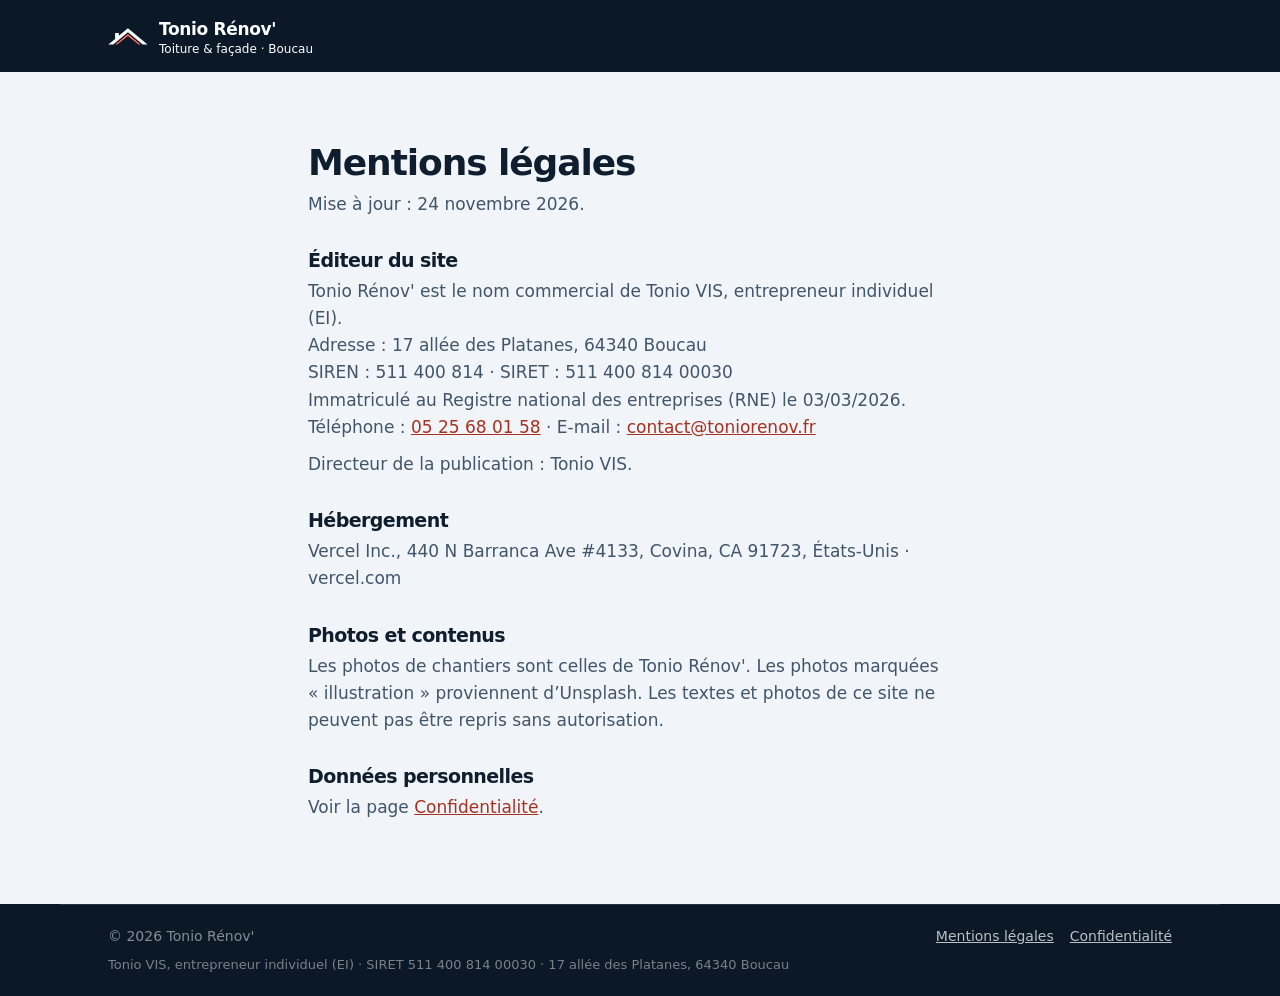
<file: mentions-legales/index.html>
<!DOCTYPE html>
<html lang="fr">
<head>
<meta charset="UTF-8">
<meta name="viewport" content="width=device-width, initial-scale=1">
<title>Mentions légales · Tonio Rénov'</title>
<meta name="robots" content="noindex, follow">
<meta name="theme-color" content="#0b1827">
<link rel="icon" href="/favicon.svg" type="image/svg+xml">
<style>
/* =====================================================================
   Tonio Rénov' — landings Google Ads (modèle réutilisable)
   Source unique du design : _src/style.css  → build.py l'injecte dans
   chacune des pages. Ne pas éditer les index.html générés à la main.
   Palette tirée du logo (marine + rouge) et de la tuile canal du métier.
   ===================================================================== */
:root{
  --nuit:#0b1827;
  --marine:#152c48;
  --marine-2:#21456b;
  --tuile:#c9402b;
  --tuile-fonce:#a53220;
  --tuile-clair:#ff9070;
  --jaune:#ffd23f;
  --ciel:#f1f4f8;
  --ciel-2:#e0e7ef;
  --texte:#0f1e2e;
  --texte-2:#41556b;
  --vert:#2f8a5b;
  --vert-clair:#8fd4ac;
  --font:'Geist',system-ui,-apple-system,'Segoe UI',Roboto,'Helvetica Neue',Arial,sans-serif;
  --ease:cubic-bezier(.22,1,.36,1);
  --gutter:clamp(20px,5vw,48px);
  --max:1160px;
  --r:16px;
  /* écailles de tuile : texture discrète des fonds clairs */
  --ecailles:url("data:image/svg+xml,%3Csvg xmlns='http://www.w3.org/2000/svg' width='56' height='40' viewBox='0 0 56 40'%3E%3Cg fill='none' stroke='%23152c48' stroke-opacity='.075' stroke-width='1.2'%3E%3Cpath d='M0 20a14 14 0 0 0 28 0M28 20a14 14 0 0 0 28 0'/%3E%3Cpath d='M-14 0a14 14 0 0 0 28 0M14 0a14 14 0 0 0 28 0M42 0a14 14 0 0 0 28 0'/%3E%3Cpath d='M-14 40a14 14 0 0 0 28 0M14 40a14 14 0 0 0 28 0M42 40a14 14 0 0 0 28 0'/%3E%3C/g%3E%3C/svg%3E");
  --ecailles-blanc:url("data:image/svg+xml,%3Csvg xmlns='http://www.w3.org/2000/svg' width='56' height='40' viewBox='0 0 56 40'%3E%3Cg fill='none' stroke='%23ffffff' stroke-opacity='.12' stroke-width='1.2'%3E%3Cpath d='M0 20a14 14 0 0 0 28 0M28 20a14 14 0 0 0 28 0'/%3E%3Cpath d='M-14 0a14 14 0 0 0 28 0M14 0a14 14 0 0 0 28 0M42 0a14 14 0 0 0 28 0'/%3E%3Cpath d='M-14 40a14 14 0 0 0 28 0M14 40a14 14 0 0 0 28 0M42 40a14 14 0 0 0 28 0'/%3E%3C/g%3E%3C/svg%3E");
}

*,*::before,*::after{box-sizing:border-box}
html{scroll-behavior:smooth;scroll-padding-top:84px;-webkit-text-size-adjust:100%}
body{margin:0;background:var(--ciel);color:var(--texte);font-family:var(--font);font-size:1.0625rem;line-height:1.6;-webkit-font-smoothing:antialiased;text-rendering:optimizeLegibility;font-optical-sizing:auto}
img{max-width:100%;height:auto;display:block}
h1,h2,h3,p,ul,ol,figure,blockquote{margin:0}
ul,ol{padding:0;list-style:none}
a{color:inherit}
strong{font-weight:700;color:var(--tuile-fonce)}
::selection{background:var(--tuile);color:#fff}
:focus-visible{outline:3px solid var(--tuile-clair);outline-offset:3px;border-radius:6px}
.wrap{width:100%;max-width:var(--max);margin-inline:auto;padding-inline:var(--gutter)}
.sr{position:absolute;width:1px;height:1px;overflow:hidden;clip:rect(0 0 0 0);white-space:nowrap}
.skip{position:absolute;left:12px;top:-60px;z-index:100;background:#fff;color:var(--texte);padding:10px 16px;border-radius:10px;font-weight:600;text-decoration:none;transition:top .2s}
.skip:focus{top:12px}
.ic{width:1.25em;height:1.25em;flex:none;stroke:currentColor;fill:none;stroke-width:2;stroke-linecap:round;stroke-linejoin:round}
.ic-fill{fill:currentColor;stroke:none}

/* ---------- Titres ---------- */
h1,h2,h3{font-weight:800;letter-spacing:-.03em;line-height:1.06;text-wrap:balance}
h2{font-size:clamp(1.9rem,1rem + 3.6vw,3.2rem)}
h3{font-size:1.1875rem;letter-spacing:-.015em;line-height:1.25;font-weight:700}
.lead{font-size:1.1875rem;color:var(--texte-2);max-width:56ch;text-wrap:pretty}
h2+.lead,h2+p{margin-top:20px}
.on-dark{color:#fff}
.on-dark strong{color:var(--tuile-clair)}
.on-dark .lead{color:rgba(255,255,255,.78)}
/* Rareté honnête : petit paragraphe italique discret au-dessus du CTA final, pose la capacité réelle sans faire de pression fake. */
.rarete{margin-top:14px;font-size:.9375rem;color:rgba(255,255,255,.72);font-style:italic}
/* PS final : vendre contre le coût de l'inaction (Sabri). Plus petit que le body mais pas caché, tout le monde scroll jusqu'ici. */
.ps{margin-top:22px;max-width:62ch;margin-inline:auto;font-size:.9375rem;line-height:1.55;color:rgba(255,255,255,.82);text-wrap:pretty}
.ps strong{color:#fff}

/* Animation de titres (21st.dev « Blur Out Up ») : chaque mot sort du flou */
.w{display:inline-block}
@keyframes fadeUp{from{opacity:0;transform:translateY(18px)}to{opacity:1;transform:none}}
/* Rien ici ne masque le contenu : les classes .reveal / .split restent dans le HTML
   mais n'ont plus d'effet. Une animation d'apparition qui n'avance pas (onglet en
   arrière-plan, appareil lent, navigateur bridé) laissait le texte à opacité 0 —
   inacceptable sur une page qui reçoit du trafic payant. */

/* ---------- Boutons (21st.dev « Shimmer Button » : lumière qui longe le contour) ---------- */
.btn{--h:58px;position:relative;isolation:isolate;overflow:hidden;display:inline-flex;align-items:center;justify-content:center;gap:.65em;min-height:var(--h);padding:0 1.8rem;border:0;border-radius:999px;font:700 1.0625rem/1 var(--font);letter-spacing:-.005em;text-decoration:none;cursor:pointer;white-space:nowrap;transition:transform .3s var(--ease),box-shadow .3s var(--ease),color .3s;-webkit-tap-highlight-color:transparent;touch-action:manipulation}
.btn:active{transform:translateY(1px) scale(.985)}
.btn .ic{width:1.15em;height:1.15em}
.btn .arr{transition:transform .35s var(--ease)}
.btn:hover .arr{transform:translateX(5px)}
.btn .btn-ph{animation:btnPhone 2.4s ease-in-out infinite}
@keyframes btnPhone{0%,70%,100%{transform:rotate(0)}10%{transform:rotate(-14deg)}20%{transform:rotate(14deg)}30%{transform:rotate(-10deg)}40%{transform:rotate(10deg)}50%{transform:rotate(0)}}
.btn-sm{--h:42px;padding:0 1.15rem;font-size:.9375rem}

.btn-call{background:var(--tuile);color:#fff;box-shadow:0 18px 34px -14px rgba(201,64,43,.85)}
.btn-call:hover{transform:translateY(-3px);box-shadow:0 24px 40px -14px rgba(201,64,43,.95)}
.sh-spark{position:absolute;inset:0;z-index:-2;overflow:hidden;container-type:size;filter:blur(1.5px);border-radius:inherit}
.sh-slide{position:absolute;inset:0;height:100cqh;aspect-ratio:1;animation:shSlide 3.4s ease-in-out infinite alternate}
.sh-spin{position:absolute;inset:-100%;width:auto;background:conic-gradient(from calc(270deg - 45deg),transparent 0,rgba(255,255,255,.95) 90deg,transparent 90deg);animation:shSpin 6.8s linear infinite}
.sh-back{position:absolute;inset:2px;z-index:-1;border-radius:inherit;background:var(--tuile);box-shadow:inset 0 -8px 12px rgba(255,255,255,.14);transition:box-shadow .3s}
.btn-call:hover .sh-back{box-shadow:inset 0 -10px 14px rgba(255,255,255,.26)}
@keyframes shSlide{to{transform:translate(calc(100cqw - 100%),0)}}
@keyframes shSpin{0%{transform:translateZ(0) rotate(0)}15%,35%{transform:translateZ(0) rotate(90deg)}65%,85%{transform:translateZ(0) rotate(270deg)}100%{transform:translateZ(0) rotate(360deg)}}
.ring{transform-origin:50% 50%;animation:ring 4.2s ease-in-out infinite}
@keyframes ring{0%,60%,100%{transform:rotate(0)}6%{transform:rotate(-16deg)}12%{transform:rotate(14deg)}18%{transform:rotate(-12deg)}24%{transform:rotate(10deg)}30%{transform:rotate(-6deg)}36%{transform:rotate(0)}}

.btn-ghost{background:rgba(255,255,255,.08);color:#fff;box-shadow:inset 0 0 0 1.5px rgba(255,255,255,.42);backdrop-filter:blur(8px);-webkit-backdrop-filter:blur(8px)}
.btn-ghost::before{content:"";position:absolute;inset:0;z-index:-1;background:#fff;transform:translateY(102%);transition:transform .5s var(--ease)}
.btn-ghost:hover{color:var(--nuit);transform:translateY(-3px)}
.btn-ghost:hover::before{transform:none}

.btn-light{background:#fff;color:var(--tuile-fonce);box-shadow:0 18px 34px -16px rgba(11,24,39,.55)}
.btn-light:hover{transform:translateY(-3px)}
.btn-outline-light{background:transparent;color:#fff;box-shadow:inset 0 0 0 1.5px rgba(255,255,255,.65)}
.btn-outline-light::before{content:"";position:absolute;inset:0;z-index:-1;background:#fff;transform:translateY(102%);transition:transform .5s var(--ease)}
.btn-outline-light:hover{color:var(--tuile-fonce);transform:translateY(-3px)}
.btn-outline-light:hover::before{transform:none}

/* ---------- Barre du haut : visible dès l'arrivée, reste collée en scrollant ---------- */
.bar{position:sticky;top:0;z-index:60;background:rgba(11,24,39,.96);-webkit-backdrop-filter:blur(16px) saturate(1.3);backdrop-filter:blur(16px) saturate(1.3);border-bottom:1px solid rgba(255,255,255,.09);transition:box-shadow .3s}
body.scrolled .bar{box-shadow:0 12px 30px -18px rgba(0,0,0,.7)}
.bar-in{max-width:var(--max);margin-inline:auto;height:64px;padding-inline:var(--gutter);display:flex;align-items:center;justify-content:space-between;gap:14px}
.brand{display:flex;align-items:center;gap:11px;color:#fff;text-decoration:none;min-width:0}
.brand svg{width:40px;height:auto;flex:none}
.brand b{font-size:1.0625rem;font-weight:700;letter-spacing:-.02em;white-space:nowrap}
.brand small{display:block;font-size:.75rem;font-weight:500;color:rgba(255,255,255,.62);letter-spacing:0;line-height:1.1}
/* Header épuré : brand + lien tel discret, PAS de deuxième CTA. Le FAB flottant prend le relais après scroll, et le hero porte le vrai CTA. */
.bar-tel-link{display:inline-flex;align-items:center;gap:.5em;color:#fff;font-weight:600;font-size:.9375rem;text-decoration:none;font-variant-numeric:tabular-nums;letter-spacing:-.01em;padding:8px 10px;border-radius:999px;transition:background .2s}
.bar-tel-link:hover{background:rgba(255,255,255,.08)}
.bar-tel-link .ic{width:1.1em;height:1.1em}
@media(max-width:430px){.brand small{display:none}.bar-tel-num{display:none}.bar-tel-link{padding:10px}}

/* ---------- Hero : la photo EST le fond ---------- */
.hero{position:relative;isolation:isolate;display:flex;align-items:center;color:#fff;background:var(--nuit);overflow:hidden}
.hero-bg{position:absolute;inset:0;z-index:-2}
.hero-bg img{width:100%;height:100%;object-fit:cover;object-position:var(--pos,62% 42%)}
/* Voile tamisé bleu nuit sur toute la photo de fond (règle Emrick 18/11) : fait ressortir texte, bouton et formulaire. */
.hero::before{content:"";position:absolute;inset:0;z-index:-1;background:linear-gradient(rgba(11,24,39,.45),rgba(11,24,39,.45)),linear-gradient(180deg,rgba(11,24,39,.5) 0%,rgba(11,24,39,.12) 26%,rgba(11,24,39,.66) 62%,rgba(11,24,39,.96) 100%),linear-gradient(90deg,rgba(11,24,39,.7) 0%,rgba(11,24,39,.22) 58%,rgba(11,24,39,0) 100%)}
.hero-in{width:100%;max-width:var(--max);margin-inline:auto;padding:clamp(40px,7vh,96px) var(--gutter) clamp(40px,7vh,96px);display:grid;gap:clamp(28px,4vw,56px);align-items:center}
/* Hero centré (demande Emrick 09/11) : plus posé, plus LP de conversion. En desktop quand on passe en split (hero-copy à gauche, formulaire à droite), on revient à text-align:left — un texte centré dans une colonne gauche tombe mal à côté d'un bloc à droite. */
.hero-copy{text-align:center}
.hero-cta{justify-content:center}
.hero-proof{justify-content:center}
.hero h1{font-size:clamp(1.55rem,.9rem + 2.2vw,2.5rem);line-height:1.15;letter-spacing:-.025em;text-wrap:balance}
.hero mark{background:linear-gradient(var(--jaune),var(--jaune)) no-repeat 0 94%/100% .1em;color:var(--jaune);-webkit-box-decoration-break:clone;box-decoration-break:clone;padding-bottom:.06em;white-space:nowrap}
@media(max-width:400px){.hero h1 mark{font-size:.92em}}
.hero-sub{margin-top:clamp(16px,2.4vh,24px);max-width:42ch;font-size:clamp(1.0625rem,.95rem + .55vw,1.3125rem);line-height:1.5;color:rgba(255,255,255,.88);text-wrap:pretty}
.hero-sub strong{color:#fff;font-weight:700;background:linear-gradient(rgba(201,64,43,.55),rgba(201,64,43,.55)) no-repeat 0 100%/100% .38em;padding:0 .06em}
.hero-cta{margin-top:clamp(20px,3.5vh,32px);display:flex;flex-wrap:wrap;align-items:center;gap:14px 20px}
.hero-proof{margin-top:16px;display:flex;flex-wrap:wrap;align-items:center;gap:8px 16px;font-size:.9375rem;color:rgba(255,255,255,.85)}
.stars{display:inline-flex;gap:2px;color:#ffbf47}
.stars .ic{width:16px;height:16px}
.hero-proof span{display:inline-flex;align-items:center;gap:.4em}
.hero-proof .ic{width:1em;height:1em;color:#ffbf47}
.hero-num{font-variant-numeric:tabular-nums;font-weight:600;color:#fff;letter-spacing:.01em}
.hero-num::before{content:"·";margin-right:.5em;color:rgba(255,255,255,.4)}
/* Badge « Avis Google · 23 avis » juste au-dessus du CTA — social proof pointée, pas pavé. */
.google-badge{display:inline-flex;align-items:center;gap:.55em;margin-top:clamp(18px,3vh,24px);padding:7px 14px 7px 12px;background:rgba(255,255,255,.08);border:1px solid rgba(255,255,255,.14);border-radius:999px;color:#fff;text-decoration:none;font-size:.9375rem;font-weight:500;transition:background .2s}
.google-badge:hover{background:rgba(255,255,255,.14)}
.google-badge .g-logo{display:inline-flex;font-family:Geist,system-ui,sans-serif;font-weight:800;font-size:.875rem;letter-spacing:-.02em}
.google-badge .g-logo b{font-weight:800}
.google-badge .stars .ic{width:14px;height:14px}
.google-badge b{font-weight:700}
/* CTA primaire du hero : même intensité que btn-call pour que « Décrire mon besoin » porte seul la conversion. */
.btn-primary{background:var(--tuile);color:#fff;box-shadow:0 18px 34px -14px rgba(201,64,43,.85)}
.btn-primary:hover{transform:translateY(-3px);box-shadow:0 24px 40px -14px rgba(201,64,43,.95)}
.btn-primary:hover .sh-back{box-shadow:inset 0 -10px 14px rgba(255,255,255,.26)}
.btn-stack{--h:70px;padding:0 1.7rem}
.btn-stack .btn-txt{display:inline-flex;flex-direction:column;align-items:flex-start;line-height:1.05;text-align:left}
.btn-stack .btn-txt b{font-weight:700;font-size:1.3125rem;letter-spacing:-.005em;font-variant-numeric:tabular-nums}
.btn-stack .btn-txt small{font-weight:500;font-size:.78125rem;opacity:.92;letter-spacing:.01em;margin-top:2px;text-transform:none}
@media(max-width:560px){.btn-stack{--h:66px;padding:0 1.35rem}.btn-stack .btn-txt b{font-size:1.1875rem}.btn-stack .btn-txt small{font-size:.75rem}}
@media(max-width:360px){.btn-stack .btn-txt b{font-size:1.125rem}}
/* Appel direct : lien assumé, pas 2e bouton concurrent. Le numéro reste visible pour les urgents. */
.btn-tel{display:inline-flex;align-items:center;gap:.55em;color:#fff;font-weight:600;font-size:1rem;text-decoration:underline;text-decoration-color:rgba(255,255,255,.4);text-underline-offset:4px;transition:text-decoration-color .2s}
.btn-tel:hover{text-decoration-color:#fff}
.btn-tel b{font-variant-numeric:tabular-nums;letter-spacing:.01em}
.btn-tel .ic{width:1.15em;height:1.15em}
@media(max-width:560px){
  .hero-cta .btn{width:100%}
  .hero-in{padding:30px var(--gutter) 24px}
  .hero-sub{margin-top:16px}
  .hero-cta{margin-top:22px;gap:14px}
  .hero-cta .btn{--h:54px}
  .btn-tel{justify-content:center;width:100%;padding:8px 0}
  .hero-proof{margin-top:14px;gap:6px 14px;font-size:.875rem}
  .google-badge{font-size:.875rem;padding:6px 12px 6px 10px}
  .hero-eyebrow{font-size:.8125rem;gap:6px 14px}
}

/* ---------- Formulaire du hero ----------
   Ordinateur : texte et boutons à gauche, formulaire à droite, sur la même ligne.
   Mobile : titre + boutons d'appel d'abord, formulaire directement en dessous. */
@media(min-width:1060px){
  .hero-in{grid-template-columns:minmax(0,1fr) minmax(392px,452px);padding-block:clamp(72px,8vh,112px)}
  .hero::before{background:linear-gradient(rgba(11,24,39,.42),rgba(11,24,39,.42)),linear-gradient(90deg,rgba(11,24,39,.92) 0%,rgba(11,24,39,.72) 46%,rgba(11,24,39,.5) 100%),linear-gradient(180deg,rgba(11,24,39,.35) 0%,rgba(11,24,39,.2) 40%,rgba(11,24,39,.6) 100%)}
  /* Quand hero split (texte à gauche, formulaire à droite), le centrage tombe mal. On revient à gauche. */
  .hero-copy{text-align:left}
  .hero-cta{justify-content:flex-start}
  .hero-proof{justify-content:flex-start}
  /* Garantit que la colonne droite (formulaire) ne touche jamais le bord bas du hero. */
  .hero-form{padding-bottom:8px}
}
.hero-form{min-width:0}
.hf-head{margin-bottom:18px;text-align:center}
.hf-t{font-size:clamp(1.45rem,1.15rem + 1.1vw,1.9rem);line-height:1.15;letter-spacing:-.03em;color:#fff}
.hf-sub{margin-top:8px;font-size:1rem;line-height:1.5;color:rgba(255,255,255,.8)}
.hf-sub strong{color:#fff}
.hero-form .devis-shell{margin:0;max-width:none;box-shadow:0 2px 0 rgba(11,24,39,.14),0 46px 80px -34px rgba(0,0,0,.9)}
.hero-form .progress{margin-bottom:24px}
@media(max-width:1059px){
  .hero-form{margin-top:clamp(20px,3.5vh,32px);max-width:640px}
  .hero-in{gap:0}
}

/* ---------- Bandeau de preuves ---------- */
.band{background:var(--marine);color:#fff}
.band ul{display:grid;grid-template-columns:repeat(2,minmax(0,1fr))}
.band li{display:flex;align-items:center;gap:14px;padding:22px clamp(14px,2.2vw,28px);border-top:1px solid rgba(255,255,255,.1);border-left:1px solid rgba(255,255,255,.1)}
.band li:nth-child(-n+2){border-top:0}
.band li:nth-child(odd){border-left:0}
.band .ic{width:30px;height:30px;color:var(--tuile-clair)}
.band b{display:block;font-size:1rem;letter-spacing:-.01em;line-height:1.2}
.band small{display:block;font-size:.875rem;color:rgba(255,255,255,.68);line-height:1.3;margin-top:2px}
@media(min-width:1040px){.band ul{grid-template-columns:repeat(5,minmax(0,1fr))}.band li{border-top:0;border-left:1px solid rgba(255,255,255,.1)}.band li:nth-child(odd){border-left:1px solid rgba(255,255,255,.1)}.band li:first-child{border-left:0}}
@media(max-width:1039px){.band li:last-child{grid-column:1/-1;border-left:0;justify-content:center}}

.lbl-short{display:none}
@media(max-width:380px){
  .lbl-short{display:inline}.lbl-long{display:none}
  .brand svg{width:34px}
  .band li{padding:18px 12px;gap:10px}
  .band .ic{width:24px;height:24px}
  .band b{font-size:.9375rem}
  .band small{font-size:.8125rem}
  .bar-in{gap:8px}
  .btn-sm{padding:0 .95rem}
  .fab{min-height:54px;padding:0 1.25rem 0 1.05rem}
}

/* ---------- Sections ---------- */
.sec{padding-block:clamp(64px,9vw,120px)}
.sec-light{background:var(--ciel) var(--ecailles)}
.sec-dark{background:var(--nuit);color:#fff}
.sec-head{max-width:760px}
.sec-head.center{margin-inline:auto;text-align:center}
.sec-head .lead{margin-top:18px}
.sec-head.center .lead{margin-inline:auto}

/* Galerie photos : vraies réalisations Tonio scrapées sur toniorenov.fr.
   Remplace la section « avant/après + bullet points » qui était trop verbeuse.
   Mobile 1 col, desktop 3 col, hover zoom léger, caption géolocalisée en bas. */
.gal-grid{list-style:none;margin:28px 0 0;padding:0;display:grid;grid-template-columns:1fr;gap:14px}
@media(min-width:760px){.gal-grid{grid-template-columns:repeat(3,1fr);gap:20px}}
.gal-grid li{position:relative;aspect-ratio:4/3;overflow:hidden;border-radius:16px;background:var(--trait,#e6e2db);box-shadow:0 1px 2px rgba(11,24,39,.06),0 24px 38px -24px rgba(11,24,39,.22)}
.gal-grid img{width:100%;height:100%;object-fit:cover;display:block;transition:transform .5s ease}
.gal-grid li:hover img{transform:scale(1.05)}
.gal-grid figcaption{position:absolute;inset:auto 0 0 0;padding:28px 16px 14px;color:#fff;font-weight:500;font-size:.9375rem;background:linear-gradient(transparent,rgba(11,24,39,.78));line-height:1.3}

/* signes : lignes, pas de cartes */
.signs-grid{display:grid;gap:clamp(30px,5vw,72px)}
@media(min-width:920px){.signs-grid{grid-template-columns:.92fr 1.08fr;align-items:start}.signs-head{position:sticky;top:104px}}
.sign{display:grid;grid-template-columns:52px 1fr;gap:18px;padding:26px 0;border-top:1px solid var(--ciel-2);align-items:start}
.sign:last-child{border-bottom:1px solid var(--ciel-2)}
.sign-ic{width:52px;height:52px;border-radius:14px;background:var(--marine);color:#fff;display:grid;place-items:center;transition:transform .5s var(--ease),background .3s}
.sign:hover .sign-ic{transform:rotate(-6deg) scale(1.06);background:var(--tuile)}
.sign-ic .ic{width:24px;height:24px}
.sign p{margin-top:6px;color:var(--texte-2);max-width:52ch}

/* méthode : vraie séquence → numérotée */
.steps{position:relative;display:grid;gap:34px;margin-top:clamp(40px,6vw,72px)}
.steps::before,.steps::after{content:"";position:absolute;left:25px;top:26px;bottom:26px;width:2px;background:rgba(255,255,255,.14)}
.steps::after{background:var(--tuile);transform:scaleY(0);transform-origin:top;transition:transform .9s var(--ease) .1s}
.steps.in::after{transform:scaleY(1)}
.step{position:relative;z-index:1;padding-left:76px}
.step-n{position:absolute;left:0;top:0;width:52px;height:52px;border-radius:50%;display:grid;place-items:center;background:var(--nuit);box-shadow:inset 0 0 0 2px rgba(255,255,255,.22);font-weight:800;font-size:1.125rem;color:var(--tuile-clair);font-variant-numeric:tabular-nums}
.step p{margin-top:8px;color:rgba(255,255,255,.74);max-width:36ch}
.step h3{padding-top:12px}
@media(min-width:920px){
  .steps{grid-template-columns:repeat(4,1fr);gap:28px}
  .steps::before,.steps::after{left:26px;right:26px;top:25px;bottom:auto;height:2px;width:auto}
  .steps::after{transform:scaleX(0);transform-origin:left}
  .steps.in::after{transform:scaleX(1)}
  .step{padding:78px 0 0}
  .step-n{left:0}
  .step h3{padding-top:0}
}

/* avant / après */
.real-grid{display:grid;gap:clamp(24px,4vw,40px) clamp(30px,5vw,72px);grid-template-areas:"head" "ba" "list";align-items:start}
.real-head{grid-area:head}
.real-list{grid-area:list;display:grid;gap:16px}
.ba-col{grid-area:ba;min-width:0}
@media(min-width:920px){.real-grid{grid-template-columns:1.1fr .9fr;grid-template-areas:"ba head" "ba list";align-items:start;grid-template-rows:auto 1fr}.real-list{margin-top:6px}}
.real-list li{display:flex;gap:14px;align-items:flex-start;color:var(--texte)}
.real-list .ic{margin-top:.2em;color:var(--vert);width:22px;height:22px}
.ba{margin:0}
.ba-stage{position:relative;aspect-ratio:4/3.3;border-radius:var(--r);overflow:hidden;background:var(--marine);user-select:none;-webkit-user-select:none;box-shadow:0 30px 60px -36px rgba(11,24,39,.7)}
.ba-img{position:absolute;inset:0;width:100%;height:100%;object-fit:cover;display:block}
.ba-before{clip-path:inset(0 calc(100% - var(--pos,50%)) 0 0)}
.ba-line{position:absolute;top:0;bottom:0;left:var(--pos,50%);width:3px;margin-left:-1.5px;background:#fff;box-shadow:0 0 22px rgba(0,0,0,.45);pointer-events:none}
.ba-knob{position:absolute;top:50%;left:50%;width:52px;height:52px;border-radius:50%;background:#fff;color:var(--nuit);display:grid;place-items:center;transform:translate(-50%,-50%);box-shadow:0 10px 26px -6px rgba(0,0,0,.55)}
.ba-knob .ic{width:24px;height:24px;stroke-width:2.4}
.ba-tag{position:absolute;top:14px;z-index:2;padding:8px 14px;border-radius:999px;background:rgba(11,24,39,.78);color:#fff;font-weight:700;font-size:.875rem;letter-spacing:-.005em;pointer-events:none;-webkit-backdrop-filter:blur(6px);backdrop-filter:blur(6px)}
.ba-tag-b{left:14px}
.ba-tag-a{right:14px;background:var(--tuile)}
.ba-range{position:absolute;inset:0;width:100%;height:100%;margin:0;opacity:0;cursor:ew-resize;-webkit-appearance:none;appearance:none;background:transparent;touch-action:pan-y;z-index:3}
.ba-range::-webkit-slider-thumb{-webkit-appearance:none;width:1px;height:100vh}
.ba-range::-moz-range-thumb{width:1px;height:100%;border:0;background:transparent}
.ba-range:focus-visible ~ .ba-line .ba-knob{outline:3px solid var(--tuile-clair);outline-offset:3px}
.ba-note{margin-top:12px;font-size:.875rem;color:var(--texte-2);display:flex;align-items:center;gap:.5em}
.ba-note .ic{width:16px;height:16px;flex:none}
.ba-split{display:grid;gap:12px}
@media(min-width:560px){.ba-split{grid-template-columns:1fr 1fr}}
.ba-split figure{margin:0;position:relative;border-radius:var(--r);overflow:hidden;aspect-ratio:16/11;background:var(--marine);box-shadow:0 30px 60px -36px rgba(11,24,39,.7)}
@media(min-width:560px){.ba-split figure{aspect-ratio:4/5}}
.ba-split img{position:absolute;inset:0;width:100%;height:100%;object-fit:cover}
.ba-split figcaption{position:absolute;left:14px;top:14px}

/* fonds photo des sections */
.has-bg{position:relative;isolation:isolate;overflow:hidden}
.sec-bg{position:absolute;inset:0;width:100%;height:100%;object-fit:cover;z-index:-1;pointer-events:none}
.sec-dark .sec-bg{opacity:.3;filter:grayscale(1) contrast(1.1)}
.sec-dark.has-bg::after{content:"";position:absolute;inset:0;z-index:-1;pointer-events:none;background:linear-gradient(180deg,var(--nuit) 0,rgba(11,24,39,.35) 28%,rgba(11,24,39,.35) 72%,var(--nuit) 100%)}
.cta .sec-bg{filter:grayscale(1) brightness(1.6) contrast(1.05);mix-blend-mode:multiply;opacity:.8}

/* avis */
.rev-grid{display:grid;gap:18px;margin-top:clamp(36px,5vw,60px)}
@media(min-width:920px){.rev-grid{grid-template-columns:1.2fr 1fr;grid-template-rows:auto auto}.rev.big{grid-row:1/3}}
.rev{background:#fff;border-radius:var(--r);padding:clamp(24px,3vw,36px);box-shadow:0 1px 0 var(--ciel-2),0 20px 40px -28px rgba(21,44,72,.35);display:flex;flex-direction:column;gap:22px}
.rev blockquote{font-size:1.0625rem;line-height:1.55;color:var(--texte);text-wrap:pretty}
.rev.big blockquote{font-size:clamp(1.35rem,1rem + 1.4vw,1.85rem);line-height:1.3;font-weight:600;letter-spacing:-.02em}
.rev.big{justify-content:flex-start;gap:26px;background:var(--marine);color:#fff;box-shadow:0 30px 60px -34px rgba(11,24,39,.8)}
.rev.big::before{content:"“";font-size:6rem;line-height:.55;height:.42em;color:var(--tuile-clair);font-weight:800;letter-spacing:-.05em}
.rev.big blockquote{color:#fff}
.rev.big .stars{color:#ffbf47}
.rev.big .rev-who small{color:rgba(255,255,255,.7)}
.rev.big .rev-av{background:var(--tuile)}
.rev.big .rev-who{margin-top:auto}
.rev .stars{color:#e8a416}
.rev-who{display:flex;align-items:center;gap:12px;margin-top:auto}
.rev-av{width:44px;height:44px;border-radius:50%;background:var(--marine);color:#fff;display:grid;place-items:center;font-weight:700;font-size:.9375rem;letter-spacing:.02em}
.rev-who b{display:block;line-height:1.2}
.rev-who small{color:var(--texte-2);font-size:.9375rem}
.rev-sum{display:flex;align-items:center;gap:12px;margin-top:22px;color:var(--texte-2);font-size:.9375rem}
.rev-sum .stars{color:#e8a416}

/* réponse à l'intention « prix » : de quoi dépend le devis */

/* devis (formulaire à choix) */
.devis-shell{max-width:640px;margin:clamp(32px,4vw,48px) auto 0;min-width:0;background:#fff;color:var(--texte);border-radius:var(--r);padding:clamp(22px,3.6vw,36px);box-shadow:0 2px 0 var(--ciel-2),0 40px 70px -40px rgba(11,24,39,.55)}
.progress{display:flex;gap:6px;margin-bottom:30px}
.progress i{flex:1;height:5px;border-radius:3px;background:var(--ciel-2);overflow:hidden;position:relative}
.progress i::after{content:"";position:absolute;inset:0;background:var(--tuile);transform:scaleX(0);transform-origin:left;transition:transform .5s var(--ease)}
.progress i.on::after{transform:none}
.fstep{display:none}
.fstep.active{display:block;animation:stepIn .55s var(--ease) both}
@keyframes stepIn{from{opacity:0;filter:blur(5px);transform:translateX(18px)}to{opacity:1;filter:blur(0);transform:none}}
.fcount{display:inline-block;font-size:.8125rem;letter-spacing:.02em;color:var(--tuile-fonce);font-weight:700;margin-bottom:10px;padding:4px 10px;border-radius:999px;background:rgba(201,64,43,.09)}
.fq{font-size:clamp(1.2rem,1rem + .8vw,1.45rem);font-weight:700;letter-spacing:-.025em;line-height:1.25;margin-bottom:8px;text-wrap:balance}
.fhint{display:block;font-size:.9375rem;color:var(--texte-2);margin-bottom:18px}
.opts{display:grid;gap:10px;min-width:0}
@media(min-width:560px){.opts{grid-template-columns:minmax(0,1fr) minmax(0,1fr)}}
.opt > span:not(.tick){flex:1 1 auto;min-width:0;overflow-wrap:break-word}
@media(min-width:560px){.opts .opt{gap:10px;padding:12px 26px 12px 11px}.opts .opt > .ic{padding:7px}.opts .opt .tick{position:absolute;top:7px;right:7px;width:17px;height:17px}.opts .opt .tick .ic{width:10px;height:10px}}
.opt{position:relative;display:flex;align-items:center;gap:13px;width:100%;min-width:0;min-height:66px;padding:13px 15px 13px 13px;text-align:left;font:600 1rem/1.25 var(--font);color:var(--texte);background:var(--ciel);border:1.5px solid var(--ciel-2);border-radius:12px;cursor:pointer;transition:transform .2s var(--ease),border-color .18s,background .18s,box-shadow .18s;-webkit-tap-highlight-color:transparent;touch-action:manipulation}
.opt > .ic{flex:none;width:22px;height:22px;padding:9px;color:var(--tuile);background:rgba(201,64,43,.09);border:1.5px solid rgba(201,64,43,.18);border-radius:50%;box-sizing:content-box;transition:background .18s,border-color .18s,color .18s,transform .18s}
.opt:hover{border-color:var(--tuile);background:#fff;transform:translateY(-2px);box-shadow:0 10px 22px -14px rgba(11,24,39,.55)}
.opt:hover > .ic{background:rgba(201,64,43,.18);border-color:rgba(201,64,43,.45);transform:scale(1.05)}
.opt.on{border-color:var(--tuile);background:rgba(201,64,43,.07);box-shadow:inset 0 0 0 1px var(--tuile)}
.opt.on > .ic{background:var(--tuile);border-color:var(--tuile);color:#fff}
.opt .tick{margin-left:auto;flex:none;width:23px;height:23px;border-radius:50%;background:#fff;box-shadow:inset 0 0 0 2px var(--ciel-2);display:grid;place-items:center;transition:background .2s,box-shadow .2s}
.opt .tick .ic{width:13px;height:13px;color:#fff;stroke-width:3;transform:scale(0);transition:transform .3s var(--ease)}
.opt:hover .tick{box-shadow:inset 0 0 0 2px var(--tuile-clair)}
.opt.on .tick{background:var(--tuile);box-shadow:inset 0 0 0 2px var(--tuile)}
.opt.on .tick .ic{transform:none}
.field{margin-bottom:16px}
.field label{display:block;font-size:.9375rem;font-weight:600;color:var(--texte-2);margin-bottom:7px}
.field input{width:100%;min-height:54px;padding:0 15px;font:500 1.0625rem var(--font);color:var(--texte);background:var(--ciel);border:1.5px solid var(--ciel-2);border-radius:12px;transition:border-color .2s,background .2s,box-shadow .2s}
.field input::placeholder{color:#8496ab}
.field input:focus{outline:none;border-color:var(--tuile);background:#fff;box-shadow:0 0 0 4px rgba(201,64,43,.14)}
.factions{display:flex;justify-content:space-between;align-items:center;gap:14px;margin-top:26px}
.fback{background:none;border:0;color:var(--texte-2);font:600 .9375rem var(--font);cursor:pointer;padding:12px 6px;display:inline-flex;align-items:center;gap:.5em;border-radius:8px}
.fback:hover{color:var(--texte)}
.fback[disabled]{opacity:0;pointer-events:none}
.btn-next{background:var(--tuile);color:#fff;min-height:54px;box-shadow:0 14px 26px -12px rgba(201,64,43,.8)}
.btn-next:disabled{background:var(--ciel-2);color:#7e90a5;box-shadow:none;cursor:not-allowed;transform:none}
.btn-next:disabled .sh-spark{display:none}
.btn-next:disabled .sh-back{background:transparent;box-shadow:none}
.btn-next:not(:disabled):hover{transform:translateY(-2px)}
.done{text-align:center;padding:14px 0 6px}
.done-ic{width:68px;height:68px;border-radius:50%;margin:0 auto 20px;background:rgba(47,138,91,.12);color:var(--vert);display:grid;place-items:center}
.done-ic .ic{width:34px;height:34px;stroke-width:2.6;stroke-dasharray:30;stroke-dashoffset:30;animation:draw .7s var(--ease) .15s forwards}
@keyframes draw{to{stroke-dashoffset:0}}
.done h3{font-size:1.6rem}
.done p{margin:12px auto 0;color:var(--texte-2);max-width:38ch}
.done .btn{margin-top:22px}
.alt-call{margin-top:26px;text-align:center;color:var(--texte-2)}
.alt-call a{color:var(--tuile-fonce);font-weight:700;text-decoration:none;white-space:nowrap;font-variant-numeric:tabular-nums}
.alt-call a:hover{text-decoration:underline}

/* zone */
.zone-grid{display:grid;gap:clamp(28px,5vw,64px);align-items:center}
@media(min-width:920px){.zone-grid{grid-template-columns:.9fr 1.1fr}}
.chips{display:flex;flex-wrap:wrap;gap:10px}
.chips li{display:inline-flex;align-items:center;gap:.5em;padding:10px 16px;border-radius:999px;background:#fff;box-shadow:inset 0 0 0 1px var(--ciel-2);font-weight:600;font-size:.9375rem;color:var(--texte);transition:transform .3s var(--ease),background .3s,color .3s}
.chips li .ic{width:15px;height:15px;color:var(--tuile)}
/* sections de contenu par mots-clés : une colonne centrée, lignes (pas de cartes) */
.kw-list{max-width:760px;margin:clamp(28px,4vw,48px) auto 0;text-align:left}
.chips li:hover{transform:translateY(-2px);background:var(--marine);color:#fff}
.chips li.base{background:var(--marine);color:#fff}
.chips li.base .ic{color:var(--tuile-clair)}

/* faq */
.faq-grid{display:grid;gap:clamp(28px,5vw,64px)}
@media(min-width:920px){.faq-grid{grid-template-columns:.8fr 1.2fr;align-items:start}.faq-head{position:sticky;top:104px}}
details{border-top:1px solid var(--ciel-2)}
details:last-child{border-bottom:1px solid var(--ciel-2)}
summary{display:flex;justify-content:space-between;align-items:center;gap:18px;padding:22px 0;cursor:pointer;list-style:none;font-weight:700;font-size:1.125rem;letter-spacing:-.015em;line-height:1.3}
summary::-webkit-details-marker{display:none}
summary .ic{width:22px;height:22px;color:var(--tuile);transition:transform .4s var(--ease)}
details[open] summary .ic{transform:rotate(45deg)}
details p{padding:0 0 24px;color:var(--texte-2);max-width:60ch}

/* appel final : section « drenched » tuile */
.cta{position:relative;isolation:isolate;overflow:hidden;background:var(--tuile) var(--ecailles-blanc);color:#fff;text-align:center}
.cta h2{max-width:16ch;margin-inline:auto}
.cta p{margin:18px auto 0;font-size:1.1875rem;color:rgba(255,255,255,.92);max-width:46ch}
.cta strong{color:#fff;box-shadow:inset 0 -.36em 0 rgba(11,24,39,.28)}
.cta .btns{margin-top:32px;display:flex;flex-wrap:wrap;justify-content:center;gap:12px}
@media(max-width:560px){.cta .btns .btn{width:100%}}

/* pied de page */
footer{background:var(--nuit);color:rgba(255,255,255,.72);font-size:.9375rem}
.foot{display:grid;gap:34px;padding-block:clamp(44px,6vw,72px)}
@media(min-width:820px){.foot{grid-template-columns:1.4fr 1fr 1fr}}
footer h4{margin:0 0 14px;color:#fff;font-size:1rem;font-weight:700;letter-spacing:-.01em}
footer ul{display:grid;gap:10px}
footer a{text-decoration:none}
footer a:hover{color:#fff;text-decoration:underline}
footer .brand{margin-bottom:16px}
.foot-bottom{border-top:1px solid rgba(255,255,255,.1);padding-block:20px;font-size:.875rem;color:rgba(255,255,255,.5);display:flex;flex-wrap:wrap;justify-content:space-between;gap:8px 20px}
.tel-foot{font-variant-numeric:tabular-nums}
.foot-legal{display:flex;flex-wrap:wrap;gap:6px 16px}
.foot-legal a{color:rgba(255,255,255,.72);text-decoration:underline}
.foot-id{flex-basis:100%;font-size:.8125rem;color:rgba(255,255,255,.45)}
.f-rgpd{margin:4px 0 0;font-size:.8125rem;line-height:1.45;color:var(--texte-2)}
.f-rgpd a{color:inherit;text-decoration:underline}
/* pages mentions légales / confidentialité */
.legal{padding-block:clamp(40px,6vw,72px);max-width:760px}
.legal h1{font-size:clamp(1.75rem,4vw,2.25rem);margin:0 0 8px;color:var(--texte)}
.legal h2{font-size:1.1875rem;margin:32px 0 8px;color:var(--texte)}
.legal p,.legal li{color:var(--texte-2);line-height:1.6;margin:0 0 10px}
.legal ul{list-style:disc;padding-left:1.25em;display:block}
.legal a{color:var(--tuile-fonce)}
.legal-top{background:var(--nuit);padding-block:16px}
.legal-top .brand b,.legal-top .brand small{color:#fff}

/* bouton d'appel flottant, présent tout le long de la page */
.fab{position:fixed;right:max(16px,env(safe-area-inset-right));bottom:max(16px,env(safe-area-inset-bottom));z-index:55;display:inline-flex;align-items:center;gap:.6em;min-height:58px;padding:0 1.5rem 0 1.25rem;border-radius:999px;background:var(--tuile);color:#fff;font:700 1.0625rem/1 var(--font);text-decoration:none;box-shadow:0 18px 34px -12px rgba(11,24,39,.7),0 0 0 3px rgba(255,255,255,.9);transition:transform .4s var(--ease),opacity .3s,visibility 0s;-webkit-tap-highlight-color:transparent;touch-action:manipulation}
.fab:hover{transform:translateY(-3px);background:var(--tuile-fonce)}
.fab:active{transform:scale(.97)}
.fab-pulse{position:absolute;inset:0;border-radius:inherit;box-shadow:0 0 0 0 rgba(201,64,43,.6);animation:fabPulse 2.4s var(--ease) infinite;pointer-events:none}
@keyframes fabPulse{0%{box-shadow:0 0 0 0 rgba(201,64,43,.55)}70%,100%{box-shadow:0 0 0 22px rgba(201,64,43,0)}}
body.fab-off .fab{opacity:0;visibility:hidden;transform:translateY(14px);transition:transform .4s var(--ease),opacity .3s,visibility 0s .3s}
@media(max-width:820px){body{padding-bottom:86px}}

@media(prefers-reduced-motion:reduce){
  .fab-pulse{animation:none}
  *,*::before,*::after{animation-duration:.001ms!important;animation-iteration-count:1!important;animation-delay:0s!important;transition-duration:.001ms!important;transition-delay:0s!important;scroll-behavior:auto!important}
  .ring{animation:none}
}

/* ===== Nov. 2026 : bande fine qui défile, carrousels, formulaire court (modèle Sud-Ouest Couverture) ===== */
/* Bande de garanties : une seule ligne qui défile en continu (2 copies de la liste, pause au survol) */
.band.marquee{overflow:hidden;padding:12px 0}
.band.marquee .band-track{display:flex;width:max-content;animation:defile 36s linear infinite}
.band.marquee:hover .band-track{animation-play-state:paused}
.band.marquee ul{display:flex;flex:none;grid-template-columns:none}
.band.marquee li{padding:0 26px;gap:9px;white-space:nowrap;border:0;border-left:1px solid rgba(255,255,255,.16);justify-content:flex-start;grid-column:auto}
.band.marquee li div{display:flex;align-items:baseline;gap:6px}
.band.marquee .ic{width:18px;height:18px;flex:none}
.band.marquee b{display:inline;font-size:.9375rem}
.band.marquee small{display:inline;margin:0;font-size:.875rem}
@keyframes defile{to{transform:translateX(-50%)}}
@media(max-width:560px){.band.marquee{padding:10px 0}.band.marquee li{padding:0 18px}.band.marquee b{font-size:.875rem}.band.marquee small{font-size:.8125rem}}
@media(prefers-reduced-motion:reduce){.band.marquee .band-track{animation:none}}

/* Carrousels (glisser au doigt + défilement auto) : chantiers et avis */
[hidden]{display:none!important}
.carousel-dots{display:flex;justify-content:center;gap:4px;margin-top:16px}
.carousel-dots button{width:26px;height:26px;border:0;background:none;padding:0;display:flex;align-items:center;justify-content:center;cursor:pointer}
.carousel-dots button::before{content:"";width:8px;height:8px;border-radius:99px;background:#c9d2dc;transition:width .3s,background .3s}
.carousel-dots button.on::before{width:24px;background:var(--tuile)}
.gal-grid[data-carousel],.rev-grid[data-carousel]{display:flex;gap:18px;overflow-x:auto;scroll-snap-type:x mandatory;scrollbar-width:none;padding:4px 2px 10px}
.gal-grid[data-carousel]::-webkit-scrollbar,.rev-grid[data-carousel]::-webkit-scrollbar{display:none}
.gal-grid[data-carousel]>li,.rev-grid[data-carousel]>.rev{flex:0 0 calc((100% - 36px)/3);scroll-snap-align:start}
.rev-grid[data-carousel]{margin-top:clamp(24px,3vw,36px)}
@media(max-width:759px){
  .gal-grid[data-carousel],.rev-grid[data-carousel]{margin-inline:calc(var(--gutter) * -1);padding-inline:var(--gutter);scroll-padding:0 var(--gutter)}
  .gal-grid[data-carousel]>li,.rev-grid[data-carousel]>.rev{flex-basis:84%;scroll-snap-align:center}
  .rev-grid[data-carousel] .rev{text-align:center;align-items:center}
  .rev-sum{justify-content:center}
}

/* Formulaire court : pas de « Étape X sur N », question sur une seule ligne */
.devis-form{container-type:inline-size}
.devis-form .fq{white-space:nowrap;font-size:min(1.45rem,5.6cqw)}
.factions{flex-wrap:nowrap}
.factions .btn-next{flex:0 1 auto;min-width:0;white-space:nowrap}
@media(max-width:560px){
  /* bouton pleine largeur, « Précédent » en dessous : « Envoyer ma demande » ne déborde plus */
  .factions{flex-direction:column-reverse;align-items:stretch;gap:4px;margin-top:22px}
  .factions .btn-next{width:100%;justify-content:center;padding-inline:1rem}
  .fback{align-self:center;padding:10px 6px;font-size:.875rem}
  .fback[disabled]{display:none}
}

/* ===== Anneau 3D de photos (repris de 2rprenov.fr, Ring3D.tsx) — remplace la bande de garanties =====
   Scène 1200×300, perspective sur le PARENT, 6 colonnes à 30°, 2 vignettes 260×370 à ±90° par colonne,
   backface-visibility:hidden (c'est ce qui empêche la photo du premier plan d'envahir la page).
   Toute la géométrie suit --e (échelle calculée en JS selon l'écran). */
.ring-sec{position:relative;background:var(--nuit);overflow:hidden;padding:calc(110px * var(--e,1)) 0}
.ring3d{position:relative;height:calc(300px * var(--e,1))}
.ring3d-scene{position:absolute;left:50%;top:0;width:calc(1200px * var(--e,1));height:100%;transform:translateX(-50%);perspective:calc(700px * var(--e,1));perspective-origin:50% 50%}
.ring3d-rot{width:100%;height:100%;transform-style:preserve-3d;cursor:grab;touch-action:pan-y;-webkit-user-select:none;user-select:none}
.ring3d-rot:active{cursor:grabbing}
.ring3d-col{position:absolute;left:50%;top:0;width:calc(1400px * var(--e,1));height:100%;display:flex;align-items:center;justify-content:space-between;transform:translateX(-50%) rotateY(var(--a));transform-style:preserve-3d}
.ring3d-v{flex:none;width:calc(260px * var(--e,1));height:calc(370px * var(--e,1));border-radius:max(8px,calc(18px * var(--e,1)));overflow:hidden;backface-visibility:hidden;-webkit-backface-visibility:hidden;transform-style:flat;background:var(--marine)}
.ring3d-v:first-child{transform:rotateY(90deg)}
.ring3d-v:last-child{transform:rotateY(-90deg)}
.ring3d-v img{display:block;width:100%;height:100%;object-fit:cover;pointer-events:none}
/* Fin d'offre sous le titre du formulaire */
.hf-fin{margin-top:6px;font-size:.9375rem;color:#ffbf47;font-weight:600}
.offre-fin{color:var(--tuile);font-weight:700}

/* ===== Anneau dans le hero (option ring_hero) : entre les arguments et le formulaire.
   Mobile : pleine largeur (sort du gutter) ; ordinateur : dans la colonne de gauche. --e posé par app.js selon la largeur. */
.ring-hero{position:relative;margin-top:clamp(14px,2.2vh,22px);padding:calc(34px * var(--e,.4)) 0;overflow:hidden}
@media(max-width:1059px){.ring-hero{margin-inline:calc(var(--gutter) * -1)}}
/* Ordinateur : l'anneau passe sous le texte ET le formulaire, sur toute la largeur de l'écran (demande Emrick 18/11). */
@media(min-width:1060px){
  .hero-copy{grid-row:1}
  .hero-in>.hero-form{grid-row:1}
  .ring-hero{grid-column:1/-1;grid-row:2;padding:calc(100px * var(--e,.7)) 0;margin:0 calc(50% - 50vw) calc(clamp(72px,8vh,112px) * -1)}
}
/* Titre de l'offre dans la carte du formulaire (option form_titre_carte) */
.fc-t{margin:0 0 14px;text-align:center;font-size:clamp(1.3rem,1.1rem + .7vw,1.65rem);line-height:1.15;letter-spacing:-.025em;color:var(--nuit)}
.fc-sub{margin:-6px 0 16px;text-align:center;font-size:.9375rem;color:#5b6b7f}
/* H1 sur 3 lignes : métier / prestation / prix (prix barré à côté) */
.hero h1 .h1-sub{display:block;font-size:.62em;font-weight:700;letter-spacing:-.01em;color:rgba(255,255,255,.88);margin:.2em 0 .1em}
.hero h1 mark.h1-prix{font-size:1.32em}
.hero h1 s.h1-barre{position:relative;display:inline-block;font-size:.72em;font-weight:600;color:rgba(255,255,255,.62);text-decoration:none;margin-left:.25em;white-space:nowrap}
/* Le trait est dessiné à part : text-decoration ne passe pas sur les mots animés (inline-block). */
.hero h1 s.h1-barre::after{content:"";position:absolute;left:-.06em;right:-.06em;top:52%;height:.09em;border-radius:1px;background:rgba(255,255,255,.8);transform:rotate(-6deg)}

/* Ordre 18/11 : avis plus compacts sur mobile, formulaire du bas collé à la zone (pas de grand vide). */
@media(max-width:700px){
  .rev-grid[data-carousel] .rev{padding:20px 18px;gap:14px}
  .rev-grid[data-carousel] .rev blockquote{font-size:.9375rem;line-height:1.5}
}
#zone+#devis-bas{padding-top:clamp(8px,2vw,24px)}

/* ===== H1 « modèle B » v2 (règles Emrick 18/11) =====
   Lignes 1 (métier) et 2 (prestation) : MÊME taille, une ligne chacune. Ligne 3 : l'offre, seule
   taille plus grande, jaune avec une lueur ; le prix barré garde la taille des lignes 1-2.
   --n (calculé par build.py) = caractères de la ligne la plus large : le H1 tient pile dans la largeur du bouton d'appel. */
.hero h1.h1-b{font-size:min(1.9rem,calc((100vw - 2 * var(--gutter)) / (var(--n) * .54)));line-height:1.14;letter-spacing:-.025em}
@media(min-width:1060px){.hero h1.h1-b{font-size:min(2.6rem,calc(600px / (var(--n) * .54)))}}
.hero h1.h1-b .h1-l,.hero h1.h1-b .h1-sub{display:block;white-space:nowrap;font-size:1em;font-weight:inherit;letter-spacing:inherit;color:#fff;margin:0}
.hero h1.h1-b .h1-offre{display:block;white-space:nowrap;margin-top:.12em}
.hero h1.h1-b mark.h1-prix{font-size:1.4em;background:none;padding:0;color:#ffcf4a;text-shadow:0 0 .3em rgba(255,191,71,.55),0 0 .9em rgba(255,176,40,.4)}
.hero h1.h1-b s.h1-barre{font-size:1em;font-weight:inherit;margin-left:.3em}
/* Le bouton d'appel prend la largeur du bloc texte (bords alignés sur le H1). */
.hero-copy:has(h1.h1-b){width:fit-content;max-width:100%;margin-inline:auto}
@media(min-width:1060px){.hero-copy:has(h1.h1-b){margin-inline:0;justify-self:start}}
.hero-copy:has(h1.h1-b) .hero-cta .btn{width:100%;justify-content:center}
/* Badge Google : simple ligne de texte (Google en couleurs, étoiles, note), pas une pilule qui ressemble au bouton. */
.hero .google-badge{background:none;border:0;padding:0;border-radius:0;margin-top:clamp(12px,2vh,18px);font-size:.9375rem}
.hero .google-badge+.hero-cta{margin-top:10px}
/* Chaque ligne prend sa largeur réelle (mesurée par app.js pour caler le H1 sur la largeur du bouton). */
.hero h1.h1-b .h1-l,.hero h1.h1-b .h1-sub,.hero h1.h1-b .h1-offre{width:max-content;max-width:none;margin-inline:auto}
@media(min-width:1060px){.hero h1.h1-b .h1-l,.hero h1.h1-b .h1-sub,.hero h1.h1-b .h1-offre{margin-inline:0}}

/* ===== TEST 18/11 : hero sur fond uni (option de page fond='marine' | 'blanc'), sans photo derrière ===== */
.hero.fond-uni::before{display:none}
.hero.fond-marine{background:var(--marine)}
.hero.fond-blanc{background:#fff;color:var(--texte)}
.hero.fond-blanc h1.h1-b .h1-l,.hero.fond-blanc h1.h1-b .h1-sub{color:var(--nuit)}
.hero.fond-blanc h1.h1-b mark.h1-prix{color:var(--tuile);text-shadow:0 0 .35em rgba(201,64,43,.22)}
.hero.fond-blanc h1.h1-b s.h1-barre{color:#7a8899}
.hero.fond-blanc h1.h1-b s.h1-barre::after{background:#7a8899}
.hero.fond-blanc .google-badge{color:var(--texte)}
.hero.fond-blanc .hero-proof{color:var(--texte-2)}
.hero.fond-blanc .hero-proof .ic{color:var(--tuile)}
.hero.fond-blanc .stars{color:#e8a416}
.hero.fond-blanc .hero-form .devis-shell{border:1px solid var(--ciel-2);box-shadow:0 30px 60px -36px rgba(21,44,72,.45)}

/* ===== TEST 18/11 : cartes de formulaire en bleu (option de page form_bleu=True, pensée pour le fond blanc).
   Texte blanc sur la carte, choix et champs en cartes blanches (jamais de ton sur ton). ===== */
.form-bleu .devis-shell{background:var(--marine);color:#fff;border:0;box-shadow:0 30px 60px -30px rgba(21,44,72,.7)}
.hero.fond-blanc .form-bleu .devis-shell,.form-bleu .hero.fond-blanc .hero-form .devis-shell{border:0;box-shadow:0 30px 60px -30px rgba(21,44,72,.7)}
.form-bleu .fc-t{color:#fff}
.form-bleu .fc-sub,.form-bleu .fhint{color:rgba(255,255,255,.72)}
.form-bleu .fc-sub strong{color:#fff}
.form-bleu .progress i{background:rgba(255,255,255,.18)}
.form-bleu .opt{background:#fff;border-color:#fff}
.form-bleu .opt:hover{border-color:var(--tuile-clair)}
.form-bleu .opt.on{background:#fff4f1}
.form-bleu .field label{color:rgba(255,255,255,.82)}
.form-bleu .field input{background:#fff;border-color:#fff}
.form-bleu .btn-next:disabled{background:rgba(255,255,255,.14);color:rgba(255,255,255,.55)}
.form-bleu .fback{color:rgba(255,255,255,.72)}
.form-bleu .fback:hover{color:#fff}
.form-bleu .done p{color:rgba(255,255,255,.75)}
.form-bleu .done-ic{background:rgba(143,212,172,.16);color:var(--vert-clair)}

/* 4 peurs sous le bouton : 2 + 2 sur ordinateur (18/11) */
@media(min-width:1060px){.hero-proof:has(span:nth-child(4)){display:grid;grid-template-columns:repeat(2,max-content);gap:10px 22px}}

/* Choix du formulaire blanc plus marqués que le fond de la carte (18/11) */
.opt{background:#e8eef5;border-color:#cbd6e3;box-shadow:0 1px 0 rgba(21,44,72,.08)}
.opt .tick{box-shadow:inset 0 0 0 2px #c3cfdd}

/* Sections score de qualité en dépliants (19/11) : H3 = mot-clé exact, texte lisible par Google dans le DOM */
.kw-acc{max-width:760px;margin:clamp(24px,4vw,40px) auto 0;text-align:left}
.kw-acc summary h3{margin:0;font:inherit;letter-spacing:inherit;color:var(--texte)}
.kw-acc details p{max-width:none}
.kw-acc-sec+.kw-acc-sec{padding-top:clamp(8px,2vw,24px)!important}

/* Nombre impair de choix (ravalement : 3) : le dernier prend toute la ligne sur ordinateur (19/11) */
@media(min-width:560px){.opts .opt:last-child:nth-child(odd){grid-column:1/-1}}
/* Réponses aux peurs, sous le bouton d'appel (analyse de marché Sud-Ouest, 19/11/2026) */
.hero-peurs{list-style:none;margin:16px 0 0;padding:0;display:flex;flex-direction:column;gap:7px;font-size:.9375rem;line-height:1.35;color:rgba(255,255,255,.9)}
.hero-peurs li{display:flex;align-items:flex-start;gap:.5em;text-align:left}
.hero-peurs .ic{flex:none;width:1.05em;height:1.05em;margin-top:.15em;color:#ffbf47;stroke-width:3}
@media(max-width:860px){.hero-peurs{align-items:center;margin-top:14px;font-size:.875rem}.hero-peurs li{max-width:34ch}}

/* =====================================================================
   Refonte du 20/11/2026 (Emrick) : chaque section tient dans un écran, flèches sur ordinateur,
   villes qui défilent + recherche, carte des communes, cartes photo, FAQ sur le bleu du haut.
   ===================================================================== */
.sr-only{position:absolute;width:1px;height:1px;padding:0;margin:-1px;overflow:hidden;clip:rect(0,0,0,0);white-space:nowrap;border:0}
/* Sections plus compactes : du titre au bas de la section, tout tient dans un écran */
.sec{padding-block:clamp(40px,5.5vw,72px)}
.sec h2{font-size:clamp(1.55rem,1rem + 2.2vw,2.35rem);line-height:1.12;text-wrap:balance}
.sec-head .lead{margin-top:12px;font-size:clamp(.98rem,.9rem + .3vw,1.0625rem);line-height:1.5}
.sec-light+.sec-light{padding-top:0}
.sec-dark .lead,.sec-nuit .lead{color:rgba(255,255,255,.78)}
.sec-dark .lead a,.sec-dark .lead strong{color:#fff}
.sec-nuit{background:#071321;color:#fff}

/* Hero : remonté sur ordinateur pour que l'anneau de photos soit visible dès l'ouverture */
@media(min-width:1060px){
  .hero-in{padding-block:clamp(22px,3.5vh,40px) 0}
  .hero-in .hero-form .devis-shell{padding:24px 28px 22px}
  .hero-form .fc-t{margin-bottom:12px}
  .hero-form .progress{margin-bottom:16px}
  .ring-hero{padding:calc(70px * var(--e,.7)) 0 calc(56px * var(--e,.7));margin:clamp(-8px,-1vh,0px) calc(50% - 50vw) 0}
}
/* Arguments sous le bouton : les mots importants en gras */
.hero-peurs b{color:#fff;font-weight:700}

/* Avis : texte replié sur 6 lignes, « Lire la suite » */
.rev .rev-q{display:-webkit-box;-webkit-line-clamp:6;-webkit-box-orient:vertical;overflow:hidden}
.rev.open .rev-q{-webkit-line-clamp:unset;display:block}
.rev-more{align-self:center;margin-top:-6px;background:none;border:0;padding:4px 8px;font:700 .875rem var(--font);color:var(--tuile);cursor:pointer;text-decoration:underline;text-underline-offset:3px}
.rev-grid[data-carousel]{align-items:flex-start}
@media(min-width:760px){.rev-grid[data-carousel]>.rev{flex-basis:calc((100% - 36px)/3)}}

/* Flèches des carrousels (ordinateur) */
.car-wrap{position:relative}
.car-btn{display:none}
@media(min-width:900px) and (hover:hover){
  .car-btn{display:grid;place-items:center;position:absolute;top:calc(50% - 26px);z-index:3;width:46px;height:46px;border-radius:50%;border:1px solid var(--ciel-2);background:rgba(255,255,255,.94);color:var(--nuit);box-shadow:0 10px 24px -12px rgba(11,24,39,.45);cursor:pointer;transition:transform .2s,opacity .2s,background .2s}
  .car-btn:hover{transform:scale(1.07);background:#fff}
  .car-btn[disabled]{opacity:0;pointer-events:none}
  .car-btn .ic{width:20px;height:20px}
  .car-prev{left:-22px}.car-prev .ic{transform:scaleX(-1)}
  .car-next{right:-22px}
}

/* Zone : recherche + villes qui défilent sur 2 rangées */
.ville-cherche{position:relative;max-width:420px;margin:20px auto 0}
.ville-cherche .vc-ic{position:absolute;left:16px;top:50%;width:19px;height:19px;transform:translateY(-50%);color:var(--texte-2);pointer-events:none}
.ville-cherche input{width:100%;min-height:52px;padding:0 18px 0 46px;border-radius:999px;border:1.5px solid var(--ciel-2);background:#fff;font:500 16px var(--font);color:var(--texte);box-shadow:0 10px 24px -18px rgba(11,24,39,.35);-webkit-appearance:none;appearance:none}
.ville-cherche input:focus{outline:none;border-color:var(--marine);box-shadow:0 0 0 4px rgba(21,44,72,.12)}
.ville-res{max-width:460px;margin:12px auto 0;text-align:center;font-size:.9375rem;line-height:1.45;color:var(--texte-2)}
.ville-res.ok{color:var(--vert)}
.ville-res b{color:var(--texte)}
.ville-res a{color:var(--tuile);font-weight:700}
.ville-defile{margin-top:22px;display:grid;gap:10px;overflow:hidden;-webkit-mask-image:linear-gradient(90deg,transparent,#000 6%,#000 94%,transparent);mask-image:linear-gradient(90deg,transparent,#000 6%,#000 94%,transparent)}
.vd-track{display:flex;width:max-content;animation:defile 46s linear infinite}
.vd-d .vd-track{animation-direction:reverse}
.ville-defile:hover .vd-track,.ville-defile.pause .vd-track{animation-play-state:paused}
.vd-track .chips{flex-wrap:nowrap;margin:0;padding:0 5px;list-style:none}
.vd-track .chips li{white-space:nowrap;padding:8px 14px;font-size:.875rem}
.vd-track .chips li.hit{background:var(--tuile);color:#fff;box-shadow:0 0 0 4px rgba(201,64,43,.22);transform:scale(1.06)}
.vd-track .chips li.hit .ic{color:#fff}
@media(prefers-reduced-motion:reduce){.vd-track{animation:none}.ville-defile{overflow-x:auto}}

/* FAQ et dépliants sur le bleu foncé du haut de page */
.sec-dark{background:var(--marine);color:#fff}
.sec-dark h2{color:#fff}
.sec-dark details{border-color:rgba(255,255,255,.14)}
.sec-dark summary,.sec-dark .kw-acc summary h3{color:#fff}
.sec-dark summary .ic{color:#ffcf4a}
.sec-dark details p{color:rgba(255,255,255,.8)}
.faq-sec .faq-list,.sec-dark .kw-acc{max-width:980px;margin:clamp(20px,3vw,32px) auto 0;text-align:left}
summary{padding:16px 0;font-size:1.0313rem}
details p{padding-bottom:18px}
@media(min-width:1060px){
  .faq-sec .faq-list{display:grid;grid-template-columns:1fr 1fr;column-gap:48px;align-items:start}
  .faq-sec .faq-list details:nth-last-child(2){border-bottom:1px solid rgba(255,255,255,.14)}
}

/* Carte des communes */
.carte{position:relative;max-width:620px;margin:clamp(16px,2.5vw,28px) auto 0}
.carte-svg{display:block;width:100%;height:auto;max-height:min(58vh,520px)}
.carte-svg .commune{fill:#10314f;stroke:#63d2b0;stroke-width:2;stroke-linejoin:round;transition:fill .25s}
.carte-svg .pt{fill:#ffcf4a}
.carte-svg .pt-halo{fill:rgba(255,207,74,.22);transform-box:fill-box;transform-origin:center;animation:ptHalo 2.6s ease-out infinite}
@keyframes ptHalo{0%{transform:scale(.5);opacity:1}100%{transform:scale(1.6);opacity:0}}
.carte-lab{position:absolute;transform:translate(-50%,14px);display:flex;flex-direction:column;align-items:center;gap:1px;padding:6px 12px 7px;border-radius:12px;border:1px solid rgba(99,210,176,.45);background:rgba(7,19,33,.86);color:#fff;font:600 .875rem/1.2 var(--font);cursor:pointer;white-space:nowrap;-webkit-backdrop-filter:blur(6px);backdrop-filter:blur(6px);transition:background .2s,transform .2s}
.carte-lab b{font-weight:700;font-size:.9375rem}
.carte-lab span{display:inline-flex;align-items:center;gap:4px;font-size:.75rem;color:#63d2b0}
.carte-lab span .ic{width:12px;height:12px}
.carte-lab:hover,.carte-lab[aria-expanded="true"]{background:#0f2c47;transform:translate(-50%,12px)}
.carte-pop{position:absolute;z-index:5;left:50%;top:50%;transform:translate(-50%,-50%);width:min(92%,460px);max-height:88%;overflow:auto;padding:22px 22px 18px;border-radius:18px;background:#fff;color:var(--texte);text-align:left;box-shadow:0 30px 70px -20px rgba(0,0,0,.75);animation:popIn .25s var(--ease)}
.carte-pop[hidden]{display:none}
@keyframes popIn{from{opacity:0;transform:translate(-50%,-46%)}to{opacity:1;transform:translate(-50%,-50%)}}
.carte-pop h3{font-size:1.0625rem;line-height:1.3;margin:14px 0 6px}
.carte-pop p{margin:0;font-size:.9375rem;line-height:1.55;color:var(--texte-2)}
.carte-pop .pop-ville{display:flex;align-items:center;gap:6px;margin:0 32px 0 0;font-size:.8125rem;font-weight:700;color:var(--tuile);text-transform:none}
.carte-pop .pop-ville .ic{width:15px;height:15px}
.pop-x{position:absolute;top:12px;right:12px;width:34px;height:34px;border-radius:50%;border:0;background:var(--ciel);display:grid;place-items:center;cursor:pointer}
.pop-x .ic{width:18px;height:18px;transform:rotate(45deg);color:var(--texte)}

/* Cartes photo qui défilent (prix, traitements, gouttières…) */
.cartes{list-style:none;margin:clamp(18px,2.6vw,30px) 0 0;padding:4px 2px 10px;display:flex;gap:18px;overflow-x:auto;scroll-snap-type:x mandatory;scrollbar-width:none}
.cartes::-webkit-scrollbar{display:none}
.co{flex:0 0 min(300px,82%);scroll-snap-align:start;display:flex;flex-direction:column;border-radius:20px;overflow:hidden;background:#fff;box-shadow:0 1px 0 var(--ciel-2),0 22px 40px -28px rgba(21,44,72,.45);transition:transform .35s var(--ease),box-shadow .35s}
@media(min-width:900px){.co{flex-basis:calc((100% - 54px)/4)}.cartes{padding-inline:2px}}
@media(hover:hover){.co:hover{transform:translateY(-6px);box-shadow:0 1px 0 var(--ciel-2),0 30px 50px -28px rgba(21,44,72,.55)}.co:hover .co-img img{transform:scale(1.06)}.co:hover .co-go{background:var(--tuile);color:#fff;transform:rotate(-12deg)}}
.co-img{position:relative;height:clamp(118px,15vh,150px);overflow:hidden;background:var(--ciel-2)}
.co-img img{width:100%;height:100%;object-fit:cover;display:block;transition:transform .6s var(--ease)}
.co-tag{position:absolute;left:10px;bottom:10px;display:inline-flex;align-items:center;gap:6px;max-width:calc(100% - 20px);padding:5px 10px 5px 8px;border-radius:999px;background:rgba(255,255,255,.95);color:var(--nuit);font-size:.75rem;font-weight:700;box-shadow:0 6px 14px -8px rgba(0,0,0,.5)}
.co-tag .ic{flex:none;width:14px;height:14px;color:var(--tuile)}
.co-body{flex:1;padding:14px 16px 8px;text-align:left}
.co-body h3{margin:0 0 6px;font-size:1rem;line-height:1.3;letter-spacing:-.01em;color:var(--texte)}
.co-body p{margin:0;font-size:.875rem;line-height:1.5;color:var(--texte-2)}
.co-foot{display:flex;align-items:center;gap:10px;margin:0 16px;padding:10px 0 12px;border-top:1px solid var(--ciel-2)}
.co-logo{width:44px;height:auto;flex:none}
.co-foot span{flex:1;min-width:0;display:flex;flex-direction:column;line-height:1.2;text-align:left}
.co-foot b{font-size:.75rem;color:var(--texte)}
.co-foot small{font-size:.6875rem;color:var(--texte-2)}
.co-go{flex:none;width:34px;height:34px;border-radius:50%;display:grid;place-items:center;background:var(--ciel);color:var(--nuit);transition:background .25s,color .25s,transform .3s var(--ease)}
.co-go .ic{width:16px;height:16px}

/* Mobile : tout centré, sauf le texte des cartes, des fiches et des dépliants */
@media(max-width:759px){
  .sec-head.center{text-align:center}
  .ville-defile{margin-top:18px}
  summary{font-size:.98rem;padding:14px 0}
}
/* Ajustements mobile pour tenir dans un écran (20/11) */
/* 23/11 : la question du délai n'est plus forcée sur 2 colonnes au téléphone (texte coupé mot par mot,
   « Dès / que / possi / ble ») : une colonne comme les autres questions, 2 colonnes à partir de 560 px. */
.faq-plus{display:block;margin:16px auto 0;padding:10px 18px;border-radius:999px;border:1px solid rgba(255,255,255,.3);background:none;color:#fff;font:700 .9375rem var(--font);cursor:pointer}
.faq-list:not(.tout) details.faq-cache{display:none}
@media(min-width:1060px){.faq-list details.faq-cache{display:block!important}.faq-plus{display:none}}
@media(max-width:759px){
  .sec h2{font-size:clamp(1.35rem,1rem + 2.4vw,1.6rem)}
  .sec-head .lead{font-size:.9375rem}
  .co-img{height:108px}
  .co-body{padding:12px 14px 6px}
  .co-body h3{font-size:.9688rem}
  .co-body p{font-size:.84rem;line-height:1.48}
  .co-foot{margin:0 14px;padding:8px 0 10px}
  .devis .devis-shell{padding:20px 18px}
  .devis .fc-t{font-size:1.3rem}
  .carte{margin-inline:calc(var(--gutter) * -0.5)}
}
@media(max-width:759px){
  .devis .opt{min-height:54px;padding:9px 12px 9px 10px;gap:10px;font-size:.9375rem}
  .devis .opt .ic{width:30px;height:30px;padding:6px}
  .devis .alt-call{margin-top:12px}
  .sec.devis{padding-block:32px}
}
/* Ordinateur : carte à côté du titre, cartes photo par 3 (20/11) */
@media(min-width:900px){
  .co{flex-basis:calc((100% - 36px)/3)}
  .co-img{height:136px}
  .co-body{padding:14px 18px 8px}
  .co-body p{font-size:.875rem;line-height:1.5}
}
@media(min-width:1060px){
  .kw-carte .wrap{display:grid;grid-template-columns:minmax(0,.9fr) minmax(0,1.1fr);gap:48px;align-items:center}
  .kw-carte .sec-head.center{text-align:left;margin:0}
  .kw-carte .sec-head.center .lead{margin-inline:0}
  .kw-carte .carte{margin:0;max-width:none}
  .carte-svg{max-height:min(74vh,560px)}
}

/* 20/11/2026 — ordinateur : les sections suivent la hauteur de l'écran (portables 720-820 px de haut) */
@media(min-width:900px){
  .sec{padding-block:clamp(34px,6vh,72px)}
  .car-wrap + .carousel-dots{display:none}
  .co-img{height:clamp(96px,14vh,136px)}
  .co-body{padding:12px 18px 6px}
  .co-body h3{margin-bottom:4px}
  .co-body p{font-size:.84rem;line-height:1.45}
  .co-foot{padding:8px 0 10px}
}
@media(min-width:900px) and (max-height:760px){
  .sec h2{font-size:clamp(1.6rem,2.6vw,2.1rem)}
  .sec-head p{font-size:.95rem}
}

/* Carte des villes : questions sans ville de la carte (« autour de moi », ville hors carte) en dépliants dessous */
.carte-reste{grid-column:1/-1;max-width:980px;width:100%;margin:clamp(18px,2.6vw,28px) auto 0;text-align:left}
.sec-nuit .carte-reste details{border-color:rgba(255,255,255,.14)}
.sec-nuit .carte-reste summary,.sec-nuit .carte-reste summary h3{color:#fff}
.sec-nuit .carte-reste summary .ic{color:#ffcf4a}
.sec-nuit .carte-reste details p{color:rgba(255,255,255,.8)}

/* 20/11/2026 — petits téléphones (360×740 et moins haut) : chaque section tient encore dans l'écran */
@media(max-width:759px){
  .co-img{height:96px}
  .co-body p{font-size:.8125rem;line-height:1.42}
}
@media(max-width:759px) and (max-height:780px){
  .sec{padding-block:26px}
  .sec h2{font-size:1.3rem;line-height:1.18}
  .sec-head .lead{font-size:.875rem;line-height:1.45}
  .faq-sec .faq-list{margin-top:14px}
  .faq-sec summary,.kw-acc summary{padding-block:11px;font-size:.9375rem}
  .devis .devis-shell{padding:16px 14px}
  .devis .fc-t{font-size:1.2rem;margin-bottom:10px}
  .devis .opt,.devis .opts[data-field="delai"] .opt{min-height:48px;padding-block:7px}
  .devis .alt-call{margin-top:8px;font-size:.875rem}
  .sec.devis{padding-block:20px}
  .cartes{margin-top:14px}
}
/* Ordinateur : carte des villes un peu plus basse sur les portables (720 px de haut) */
@media(min-width:1060px){.carte-svg{max-height:min(64vh,560px)}}
@media(min-width:1060px){
  .kw-carte .wrap:has(.carte-reste){grid-template-rows:auto 1fr}
  .kw-carte .wrap:has(.carte-reste) .sec-head{grid-column:1;grid-row:1;align-self:end}
  .kw-carte .wrap:has(.carte-reste) .carte{grid-column:2;grid-row:1 / span 2}
  .kw-carte .carte-reste{grid-column:1;grid-row:2;align-self:start;margin:18px 0 0}
}

/* Logo Tonio en SVG dans le pied des cartes */
.co-logo svg{display:block;width:100%;height:auto}
.co-foot .co-logo{display:block;flex:none;width:40px}

/* 21/11/2026 : rappel de l'offre au-dessus de prénom + téléphone */
.f-rappel{background:var(--marine);color:#fff;border-radius:14px;padding:14px 16px;margin:0 0 14px;text-align:center}
.f-rappel-t{margin:0;font-weight:800;font-size:clamp(1.08rem,.95rem + .6vw,1.3rem);line-height:1.25;letter-spacing:-.02em;text-wrap:balance}
.f-rappel-t mark{background:none;color:var(--jaune);white-space:nowrap}
.f-rappel-s{margin:6px 0 0;font-size:.875rem;line-height:1.35;color:rgba(255,255,255,.82)}
.form-bleu .f-rappel{background:rgba(255,255,255,.1);border:1px solid rgba(255,255,255,.18)}

/* ===== 22/11/2026 (Emrick) : plus de barre du haut. Le H1 colle au haut de l'écran
   et tout le hero remonte, pour que le formulaire soit visible plus tôt. ===== */
html{scroll-padding-top:16px}
.hero-in{padding-top:clamp(18px,3vh,40px)}
.hero .google-badge{margin-top:10px}
.hero-proof{margin-top:10px}
.ring-hero{margin-top:8px}
@media(max-width:1059px){.hero-form{margin-top:12px}}
@media(max-width:560px){
  .hero-in{padding:14px var(--gutter) 20px}
  .hero .google-badge+.hero-cta{margin-top:8px}
}
@media(min-width:1060px){
  .hero-in{padding-block:clamp(16px,2.5vh,28px) 0}
}

/* ===== 22/11/2026 (Emrick) : bouton d'appel = l'action en gros (« Appeler X pour qu'il vienne »), le numéro en petit dessous. ===== */
.btn-stack .btn-txt b{font-size:1.125rem;letter-spacing:-.01em;font-variant-numeric:normal;white-space:nowrap}
.btn-stack .btn-txt small{font-size:.875rem;font-weight:600;opacity:.9;letter-spacing:.02em;font-variant-numeric:tabular-nums;margin-top:3px}
@media(max-width:560px){.btn-stack .btn-txt b{font-size:1.0625rem}.btn-stack .btn-txt small{font-size:.8125rem}}
@media(max-width:360px){.btn-stack .btn-txt b{font-size:.96875rem}}

/* Étiquette Avant / Après posée sur une photo (anneau + galerie, 23/11) */
.ring3d-v,.gal-grid li{position:relative}
.ba-tag{position:absolute;top:10px;left:10px;z-index:2;padding:5px 12px;border-radius:999px;background:rgba(11,24,39,.82);color:#fff;font:700 .8125rem/1 var(--font);letter-spacing:.01em;box-shadow:0 4px 12px -4px rgba(0,0,0,.4);pointer-events:none}
.ring3d-v .ba-tag{top:10px;left:10px;font-size:1rem;padding:6px 13px}
.gal-grid li.gal-pair{display:grid;grid-template-columns:1fr 1fr;gap:3px;background:#fff}
.gal-pair .gal-moitie{position:relative;overflow:hidden;min-width:0}
.gal-pair .gal-moitie img{width:100%;height:100%;object-fit:cover;display:block;transition:transform .5s ease}
.gal-grid li.gal-pair:hover img{transform:scale(1.04)}
.gal-grid li .ba-tag + figcaption{font-weight:600}

/* ===== 24/11/2026 (Emrick) : logo + nom de l'entreprise en tête du hero, pour rassurer tout de suite ===== */
.hero-brand{display:inline-flex;margin:0 0 clamp(12px,2vh,18px)}
.hero-brand svg{width:46px}
.hero-brand b{font-size:1.125rem}
.hero-brand span{text-align:left}
.hero-brand small{display:block;color:rgba(255,255,255,.75)}
.hero.fond-blanc .hero-brand{color:var(--nuit)}
@media(max-width:560px){.hero-brand{margin-bottom:10px}.hero-brand svg{width:40px}.hero-brand small{display:block}}
/* Flèches des carrousels : jamais quand tout tient (le JS met hidden et .car-fixe) */
.car-btn[hidden],.car-fixe>.car-btn{display:none!important}

/* 24/11 (Emrick) : photos cliquables -> fenêtre au centre, croix visible, clic à côté pour fermer */
.ring3d-v{cursor:zoom-in}
.lb{position:fixed;inset:0;z-index:1000;display:grid;place-items:center;padding:56px 14px 24px;background:rgba(8,16,28,.88);-webkit-backdrop-filter:blur(4px);backdrop-filter:blur(4px);animation:lbIn .25s ease both}
.lb[hidden]{display:none}
@keyframes lbIn{from{opacity:0}to{opacity:1}}
.lb-fig{margin:0;max-width:min(1100px,100%);display:flex;flex-direction:column;align-items:center;gap:10px}
.lb-img{display:block;max-width:100%;max-height:calc(100vh - 130px);max-height:calc(100dvh - 130px);width:auto;height:auto;border-radius:12px;box-shadow:0 30px 80px -20px rgba(0,0,0,.7);cursor:default}
.lb-cap{color:#fff;font-weight:600;font-size:.9375rem;text-align:center;max-width:60ch}
.lb-x{position:fixed;top:12px;right:12px;width:48px;height:48px;border-radius:50%;border:2px solid #fff;background:rgba(11,24,39,.9);color:#fff;display:grid;place-items:center;cursor:pointer;box-shadow:0 6px 20px -6px rgba(0,0,0,.6)}
.lb-x svg{width:22px;height:22px;fill:none;stroke:currentColor;stroke-width:2.6;stroke-linecap:round}
.lb-x:hover{background:var(--tuile)}
html.lb-ouvert,html.lb-ouvert body{overflow:hidden}

/* Photos en grand sous le formulaire (carrousel auto) */
.gal-big{padding-top:clamp(28px,4vw,48px)}
.gal-grid.gal-grand[data-carousel]>li{flex-basis:calc((100% - 18px)/2)}
@media(max-width:759px){.gal-grid.gal-grand[data-carousel]>li{flex-basis:88%;aspect-ratio:4/5}}
/* Formulaire en un seul écran : bouton Envoyer sur toute la largeur */
.form-simple .factions{justify-content:stretch;margin-top:18px}
.form-simple .btn-next{width:100%;justify-content:center}

/* 25/11/2026 (Emrick) : entreprise dans une barre blanche en haut (non collante) */
.topbar{background:#fff;border-bottom:1px solid rgba(11,24,39,.08);box-shadow:0 6px 18px -12px rgba(11,24,39,.35);position:relative;z-index:5}
.topbar-in{max-width:var(--max);margin-inline:auto;padding:10px var(--gutter);display:flex;align-items:center}
.topbar-brand{color:var(--nuit)}
.topbar-brand svg{width:42px}
.topbar-brand b{font-size:1.0625rem}
.topbar-brand small{display:block;color:#5b6b7e}
@media(max-width:759px){.topbar-in{justify-content:center;padding-block:8px}.topbar-brand svg{width:36px}}

/* 25/11/2026 (Emrick) : Envoyer en rouge brillant tout le temps ; cliquable seulement quand prénom + téléphone sont remplis */
.form-simple .btn-next:disabled,.form-bleu .form-simple .btn-next:disabled{background:var(--tuile);color:#fff;box-shadow:0 14px 26px -12px rgba(201,64,43,.8);cursor:not-allowed}
.form-simple .btn-next:disabled .sh-spark{display:block}
.form-simple .btn-next:disabled .sh-back{background:var(--tuile);box-shadow:inset 0 -8px 12px rgba(255,255,255,.14)}

/* 25/11/2026 (Emrick, test) : ligne d'avis Google juste au-dessus du formulaire du hero */
.hero .hero-form .form-avis{display:flex;justify-content:center;margin:0 0 12px}
.hero .hero-copy .hero-cta{margin-top:clamp(14px,2.4vh,22px)}
@media(max-width:1059px){.hero .hero-form .form-avis{margin-top:-8px}}

/* 25/11/2026 (Emrick, TEST page ravalement, option angles_droits) : page plus carrée / premium.
   Angles droits (2px) partout ; les boutons d'appel restent en pilule pour se démarquer ;
   les vrais ronds (avatars, points, pastilles) restent ronds. */
.angles-droits *,.angles-droits *::before,.angles-droits *::after{border-radius:2px !important}
.angles-droits :is(.btn-primary,.btn-call,.fab,.co-go,.btn-next){border-radius:999px !important}
.angles-droits :is(.btn-primary,.btn-call,.fab,.btn-next) :is(.sh-spark,.sh-back,.fab-pulse){border-radius:inherit !important}
.angles-droits :is(.sh-slide,.sh-spin){border-radius:0 !important}
.angles-droits :is(.rev-av,.done-ic,.step-n,.opt .tick,.ba-knob){border-radius:50% !important}
.angles-droits .devis-shell{border-radius:var(--r) !important} /* 25/11 : le fond du formulaire garde ses angles arrondis */

/* 25/11/2026 (Emrick, TEST ravalement) : tant qu'on n'a pas cliqué dans un champ, son contour rouge
   apparaît et disparaît en douceur, très léger, pour montrer qu'il se remplit. Arrêt au premier clic (classe .vu, app.js). */
@keyframes champAppel{0%,100%{border-color:var(--ciel-2);box-shadow:0 0 0 0 rgba(201,64,43,0)}50%{border-color:rgba(201,64,43,.5);box-shadow:0 0 0 3px rgba(201,64,43,.09)}}
.angles-droits .field input:placeholder-shown:not(:focus):not(.vu){animation:champAppel 2.4s ease-in-out infinite}
@media(prefers-reduced-motion:reduce){.angles-droits .field input{animation:none !important}}

/* 25/11/2026 (Emrick, TEST ravalement) : photos de l'anneau un peu plus grandes, sans rien déplacer
   (la scène grossit, la hauteur de la bande ne change pas). */
.angles-droits .ring-hero .ring3d-scene{transform:translateX(-50%) scale(1.22);transform-origin:50% 50%}
@media(min-width:1060px){.angles-droits .ring-hero .ring3d-scene{transform:translateX(-50%) scale(1.12)}}

/* 27/11/2026 : FAQ et dépliants du bas de page rendus seulement à l'approche (allège le premier affichage sur mobile).
   Pas sur les cartes qui défilent ni sur la carte des villes : leur JS mesure leur largeur au chargement.
   Toutes les ancres des liens annexes (#devis, #avis, #zone, #devis-bas) sont au-dessus. */
.faq-sec,.kw:not(.kw-cartes):not(.kw-carte){content-visibility:auto;contain-intrinsic-size:auto 800px}

</style>
</head>
<body>
<header class="legal-top"><div class="wrap"><a class="brand" href="/"><svg viewBox="395 438 620 262" aria-hidden="true"><polygon fill="#ffffff" points="704,442 1008,695 934,695 704,505 476,695 400,695 505,607 505,514 562,514 562,558"/><polygon fill="#ff6f58" points="704,532 901,695 869,695 704,562 539,695 507,695"/></svg><span><b>Tonio Rénov'</b><small>Toiture &amp; façade · Boucau</small></span></a></div></header>
<main class="wrap legal">
<h1>Mentions légales</h1>
<p>Mise à jour : 24 novembre 2026.</p>
<h2>Éditeur du site</h2>
<p>Tonio Rénov' est le nom commercial de Tonio VIS, entrepreneur individuel (EI).<br>
Adresse : 17 allée des Platanes, 64340 Boucau<br>
SIREN : 511 400 814 · SIRET : 511 400 814 00030<br>
Immatriculé au Registre national des entreprises (RNE) le 03/03/2026.<br>
Téléphone : <a href="tel:+33525680158">05 25 68 01 58</a> · E-mail : <a href="mailto:contact@toniorenov.fr">contact@toniorenov.fr</a></p>
<p>Directeur de la publication : Tonio VIS.</p>
<h2>Hébergement</h2>
<p>Vercel Inc., 440 N Barranca Ave #4133, Covina, CA 91723, États-Unis · vercel.com</p>
<h2>Photos et contenus</h2>
<p>Les photos de chantiers sont celles de Tonio Rénov'. Les photos marquées « illustration » proviennent d’Unsplash. Les textes et photos de ce site ne peuvent pas être repris sans autorisation.</p>
<h2>Données personnelles</h2>
<p>Voir la page <a href="/confidentialite/">Confidentialité</a>.</p>
</main>
<footer><div class="wrap foot-bottom"><span>© 2026 Tonio Rénov'</span><span class="foot-legal"><a href="/mentions-legales/">Mentions légales</a><a href="/confidentialite/">Confidentialité</a></span><span class="foot-id">Tonio VIS, entrepreneur individuel (EI) · SIRET 511&nbsp;400&nbsp;814&nbsp;00030 · 17 allée des Platanes, 64340 Boucau</span></div></footer>
</body>
</html>
</file>
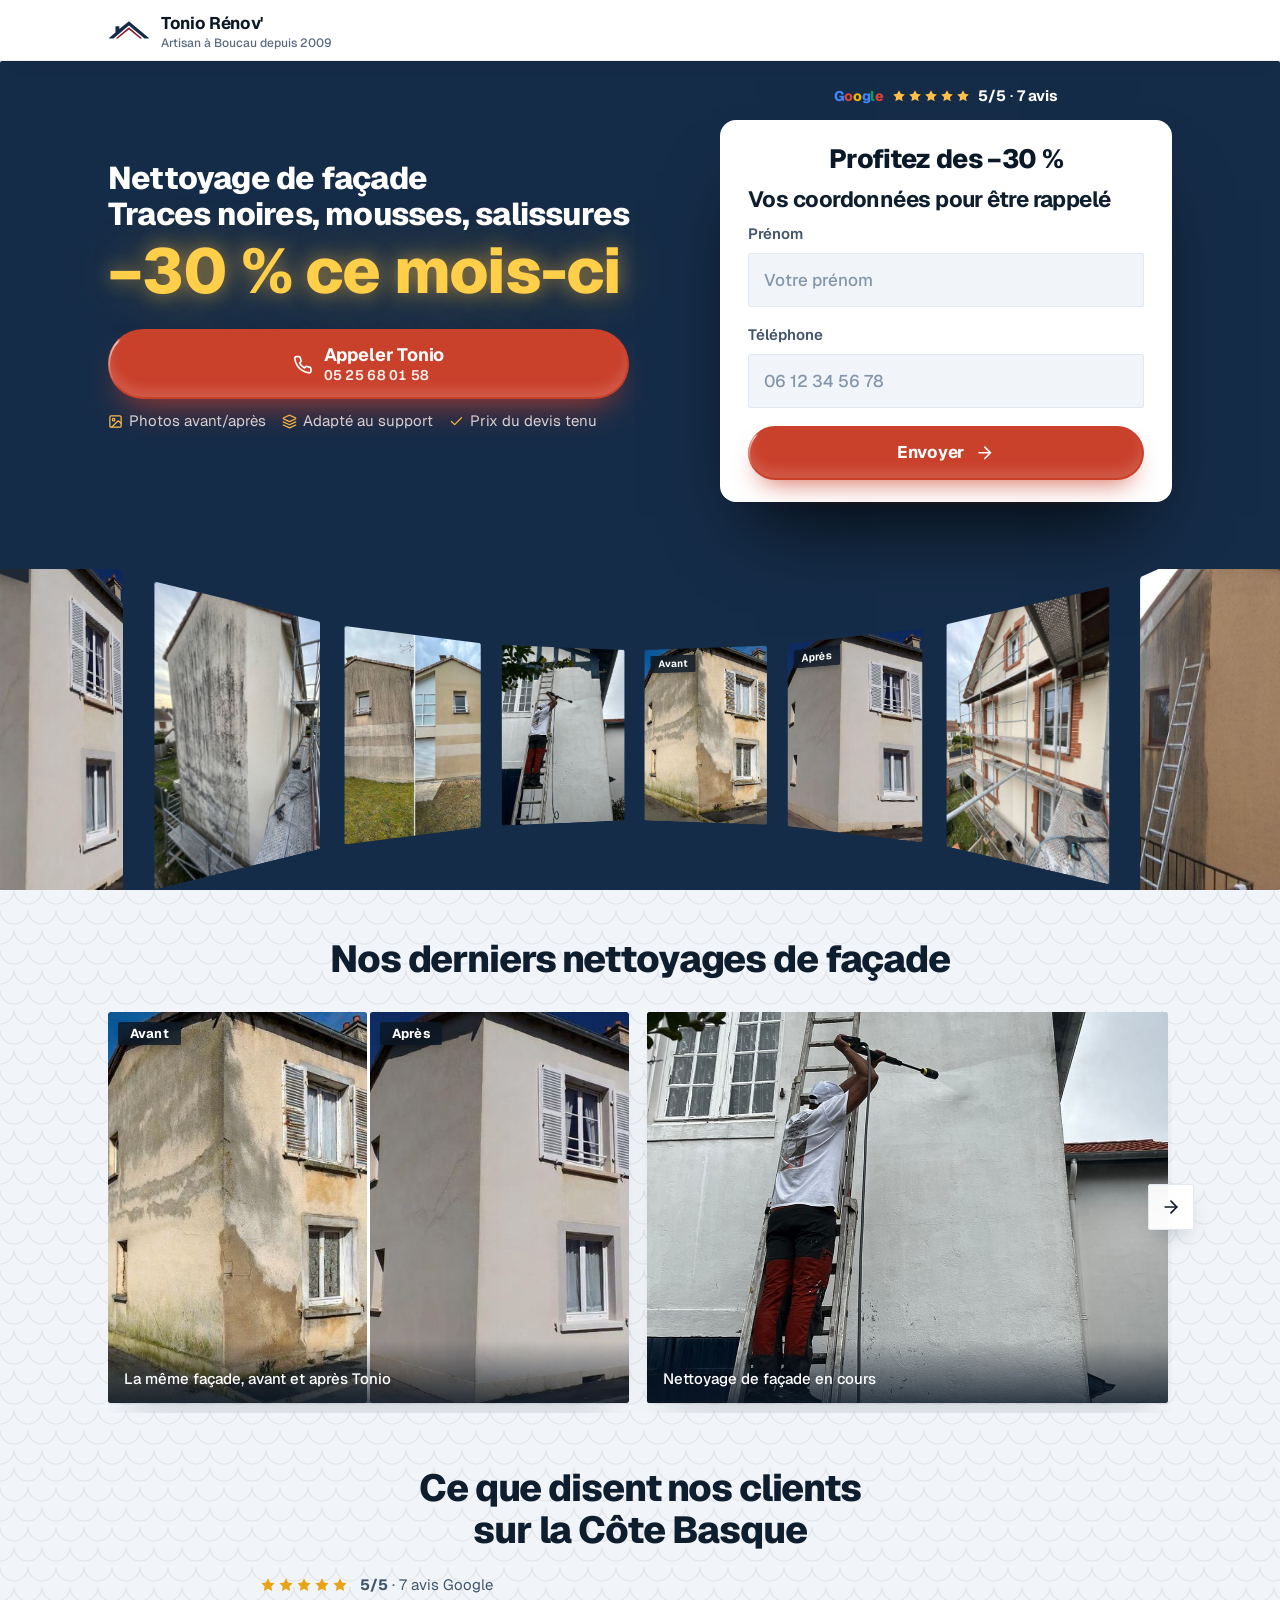
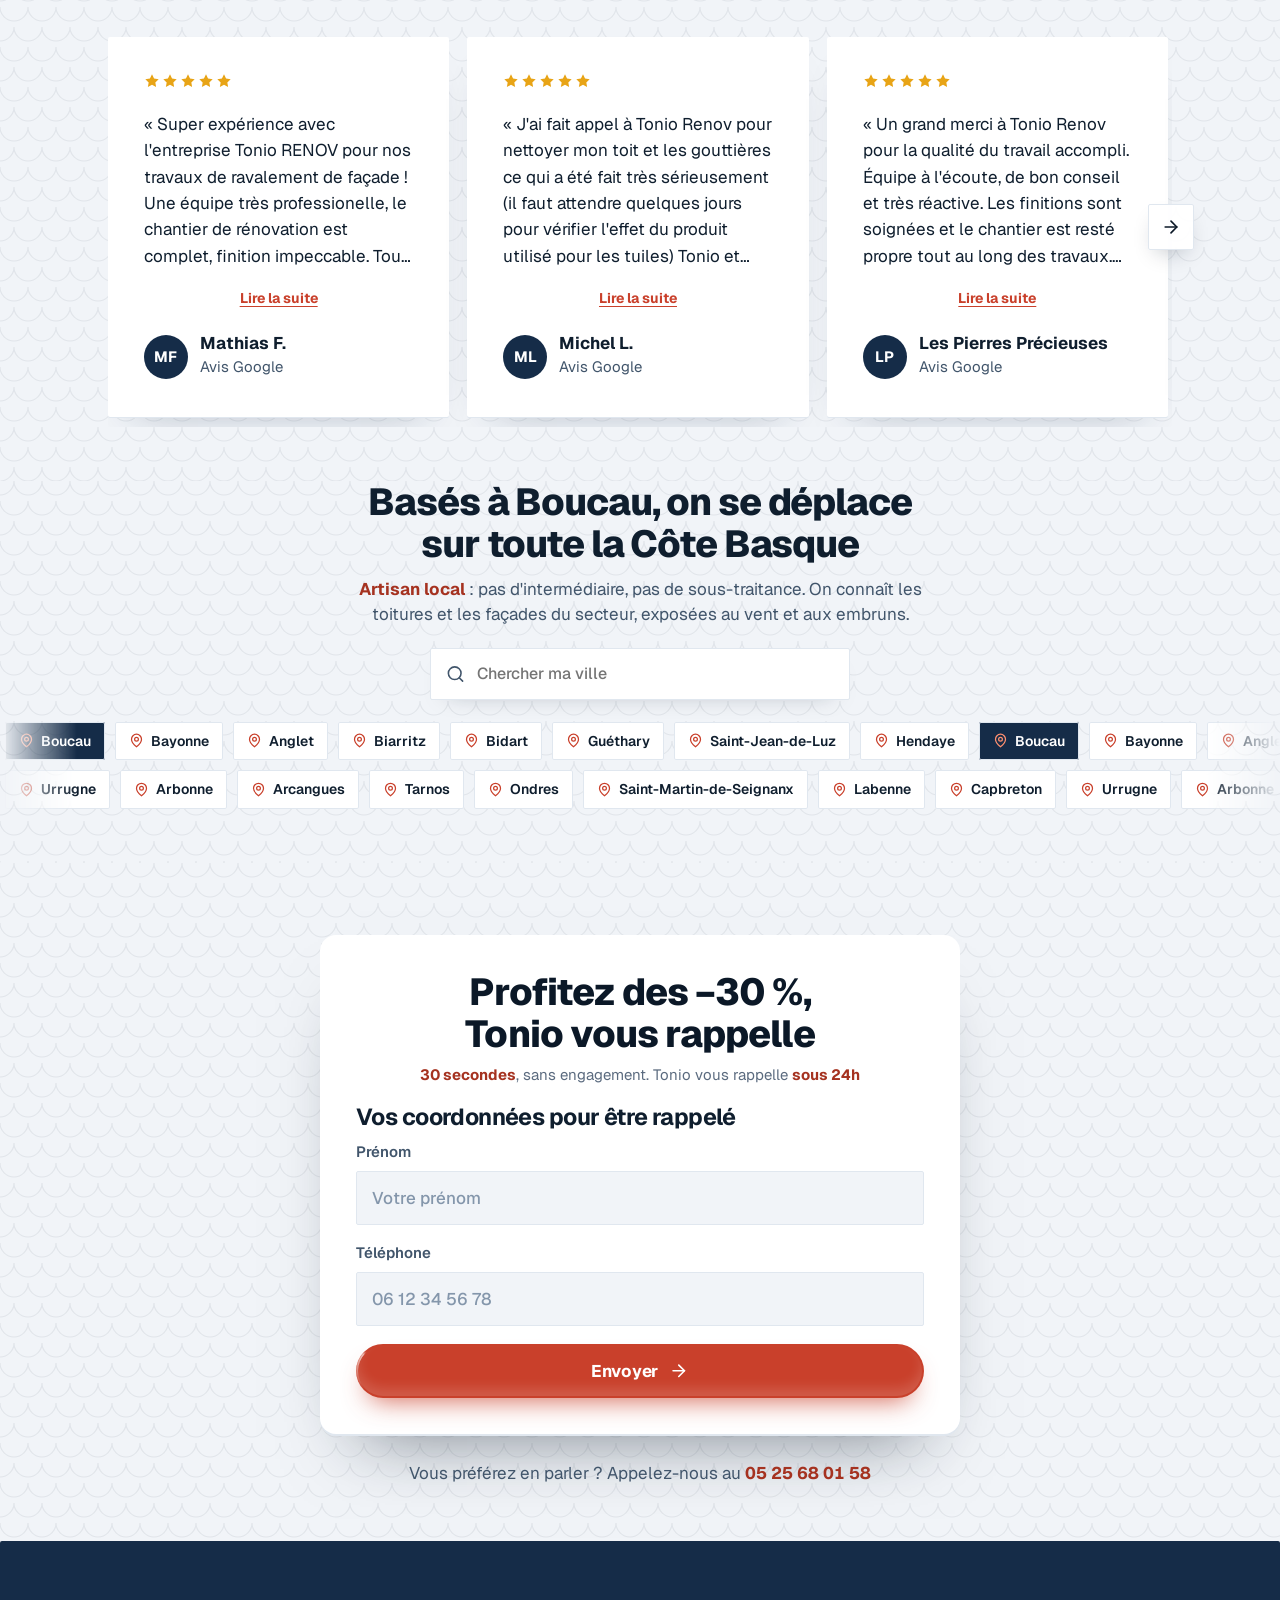
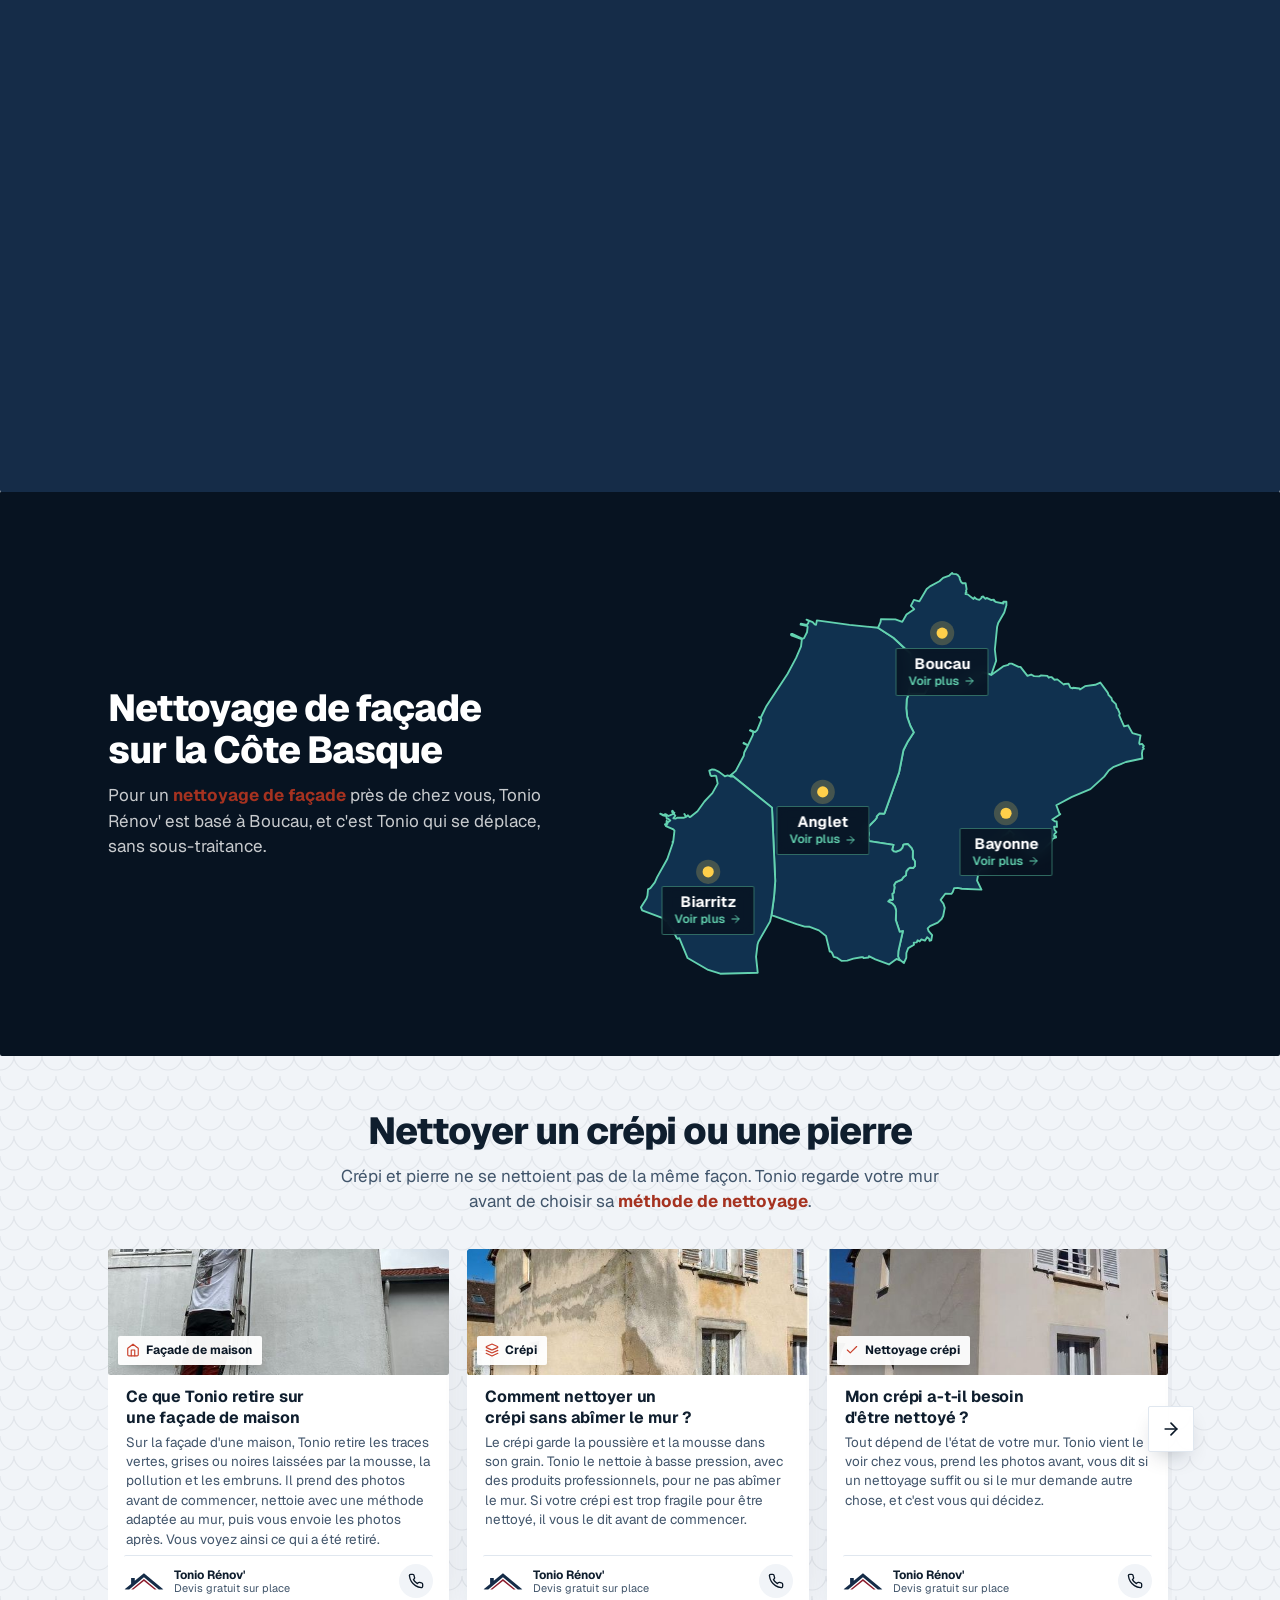
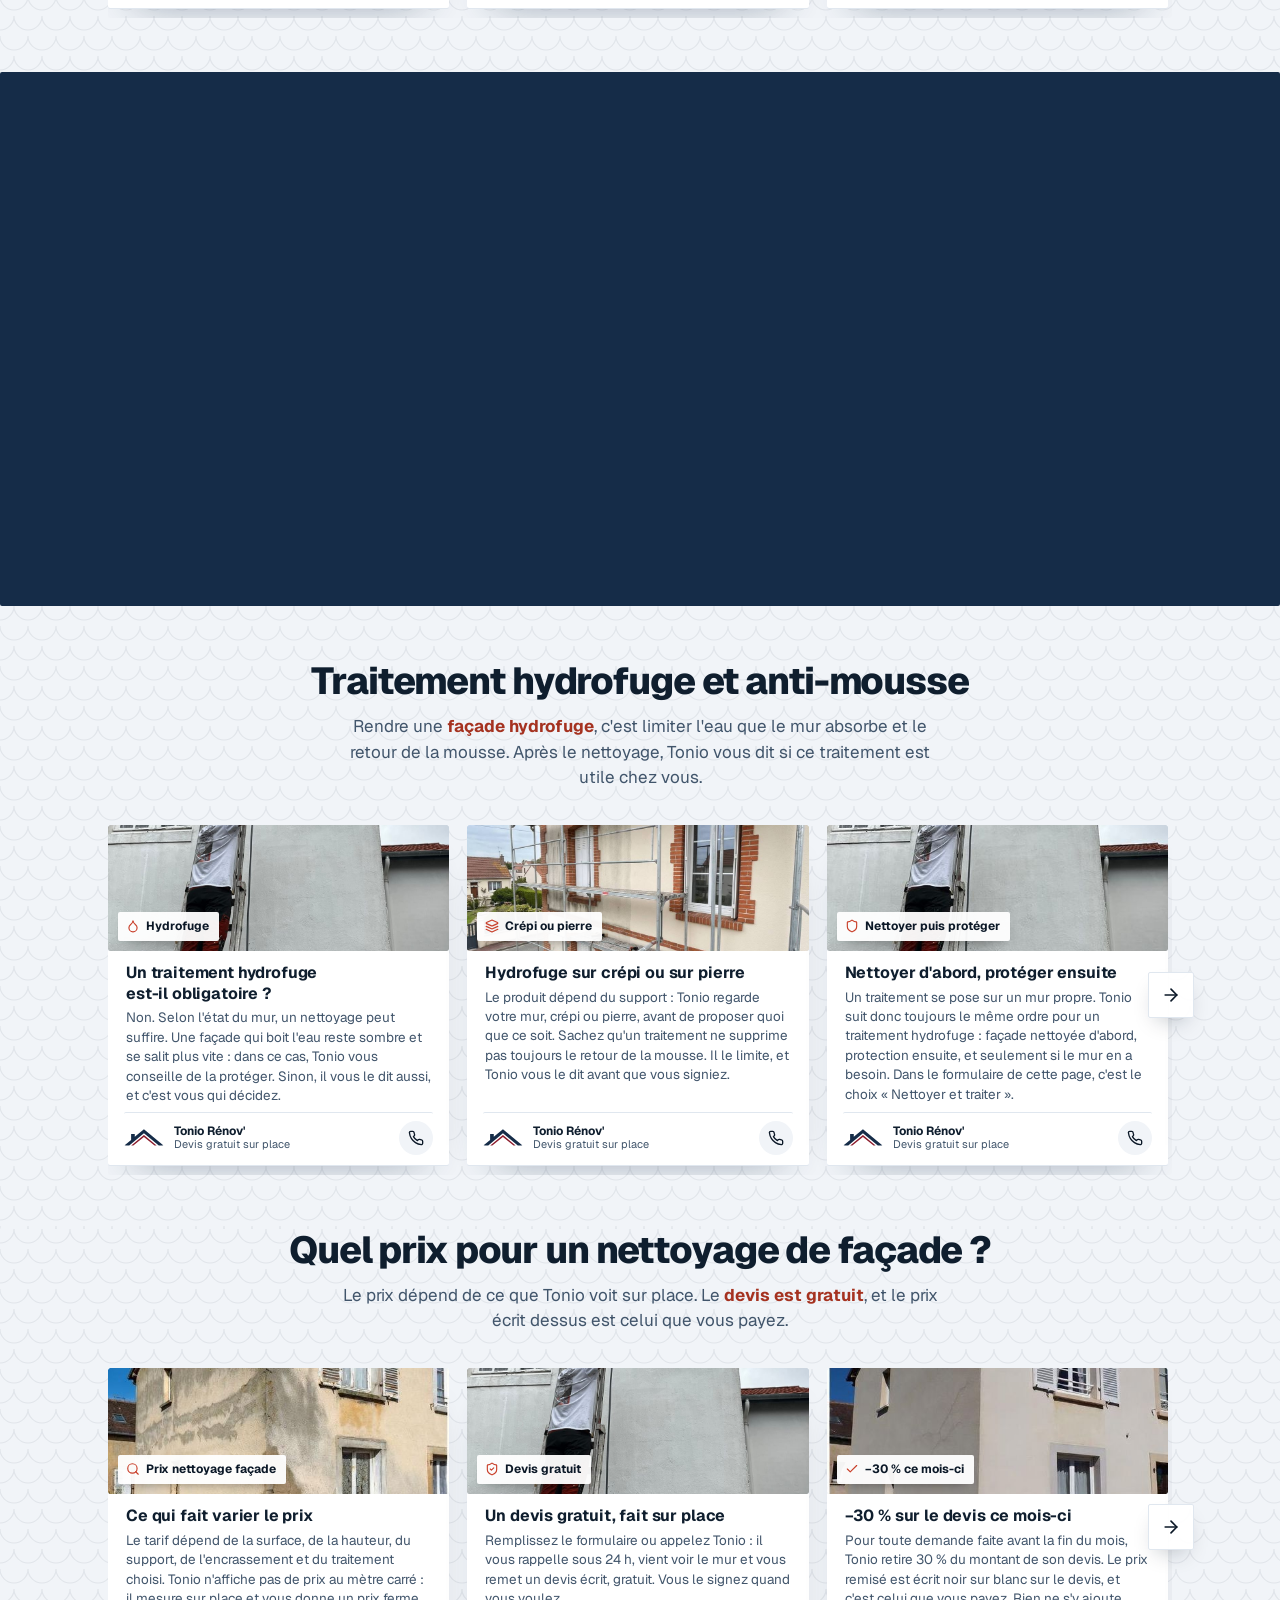
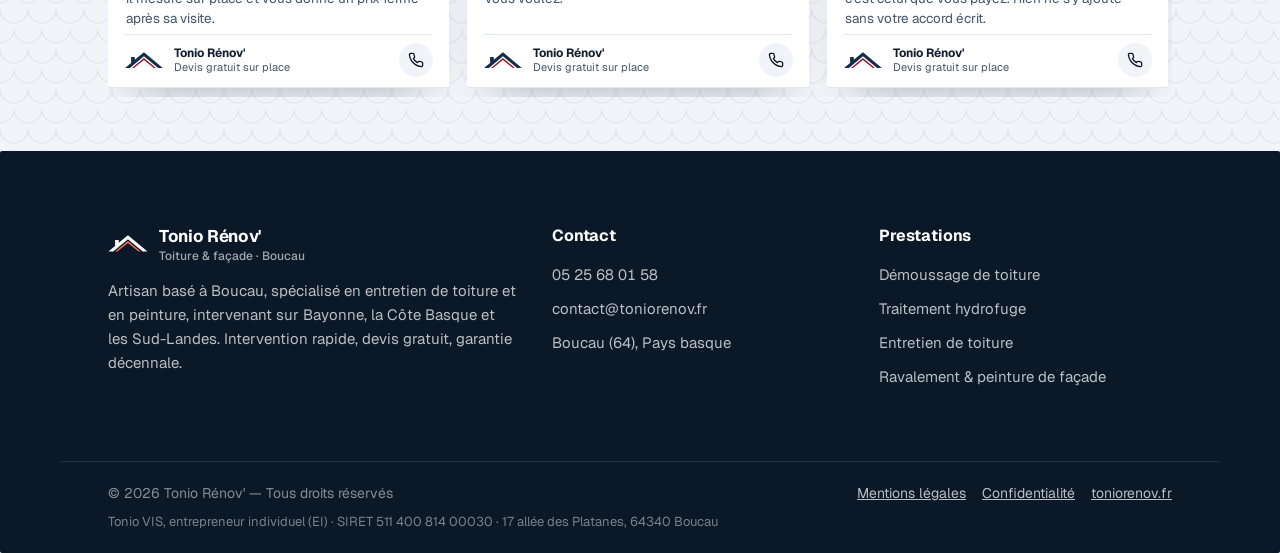
<file: nettoyage-facade/index.html>
<!DOCTYPE html>
<html lang="fr">
<head>
<script>document.documentElement.classList.add('js')</script>
<!-- Google Tag Manager -->
<script>(function(w,d,s,l,i){w[l]=w[l]||[];w[l].push({'gtm.start':
new Date().getTime(),event:'gtm.js'});var f=d.getElementsByTagName(s)[0],
j=d.createElement(s),dl=l!='dataLayer'?'&l='+l:'';j.async=true;j.src=
'https://www.googletagmanager.com/gtm.js?id='+i+dl;f.parentNode.insertBefore(j,f);
})(window,document,'script','dataLayer','GTM-5VBQJ4RZ');</script>
<!-- End Google Tag Manager -->
<!-- Google Ads Conversion Tag (direct, backup de GTM) -->
<script async src="https://www.googletagmanager.com/gtag/js?id=AW-18220615555"></script>
<script>
window.dataLayer = window.dataLayer || [];
function gtag(){dataLayer.push(arguments);}
gtag('js', new Date());
gtag('config', 'AW-18220615555');
</script>
<!-- End Google Ads Conversion Tag -->
<meta charset="UTF-8">
<meta name="viewport" content="width=device-width, initial-scale=1">
<title>Nettoyage façade Bayonne, Anglet, Biarritz : démoussage · Tonio Rénov'</title>
<meta name="description" content="Nettoyage façade, démoussage et traitement hydrofuge façade à Bayonne, Anglet, Biarritz et Boucau : −30 % sur le devis ce mois-ci, photos avant/après.">
<meta name="theme-color" content="#0b1827">
<meta property="og:type" content="website">
<meta property="og:title" content="Nettoyage façade Bayonne, Anglet, Biarritz : démoussage · Tonio Rénov'">
<meta property="og:description" content="Nettoyage façade, démoussage et traitement hydrofuge façade à Bayonne, Anglet, Biarritz et Boucau : −30 % sur le devis ce mois-ci, photos avant/après.">
<meta property="og:image" content="https://potentieel.fr/tonio-renov/facade.jpg">
<link rel="canonical" href="https://potentieel.fr/tonio-renov/nettoyage-facade/">
<link rel="icon" type="image/svg+xml" href="/favicon.svg">
<link rel="preload" as="image" href="/facade.jpg" fetchpriority="high">
<link rel="preconnect" href="https://fonts.googleapis.com">
<link rel="preconnect" href="https://fonts.gstatic.com" crossorigin>
<link href="https://fonts.googleapis.com/css2?family=Geist:wght@400;500;600;700;800&amp;display=swap" rel="stylesheet">
<style>
/* =====================================================================
   Tonio Rénov' — landings Google Ads (modèle réutilisable)
   Source unique du design : _src/style.css  → build.py l'injecte dans
   chacune des pages. Ne pas éditer les index.html générés à la main.
   Palette tirée du logo (marine + rouge) et de la tuile canal du métier.
   ===================================================================== */
:root{
  --nuit:#0b1827;
  --marine:#152c48;
  --marine-2:#21456b;
  --tuile:#c9402b;
  --tuile-fonce:#a53220;
  --tuile-clair:#ff9070;
  --jaune:#ffd23f;
  --ciel:#f1f4f8;
  --ciel-2:#e0e7ef;
  --texte:#0f1e2e;
  --texte-2:#41556b;
  --vert:#2f8a5b;
  --vert-clair:#8fd4ac;
  --font:'Geist',system-ui,-apple-system,'Segoe UI',Roboto,'Helvetica Neue',Arial,sans-serif;
  --ease:cubic-bezier(.22,1,.36,1);
  --gutter:clamp(20px,5vw,48px);
  --max:1160px;
  --r:16px;
  /* écailles de tuile : texture discrète des fonds clairs */
  --ecailles:url("data:image/svg+xml,%3Csvg xmlns='http://www.w3.org/2000/svg' width='56' height='40' viewBox='0 0 56 40'%3E%3Cg fill='none' stroke='%23152c48' stroke-opacity='.075' stroke-width='1.2'%3E%3Cpath d='M0 20a14 14 0 0 0 28 0M28 20a14 14 0 0 0 28 0'/%3E%3Cpath d='M-14 0a14 14 0 0 0 28 0M14 0a14 14 0 0 0 28 0M42 0a14 14 0 0 0 28 0'/%3E%3Cpath d='M-14 40a14 14 0 0 0 28 0M14 40a14 14 0 0 0 28 0M42 40a14 14 0 0 0 28 0'/%3E%3C/g%3E%3C/svg%3E");
  --ecailles-blanc:url("data:image/svg+xml,%3Csvg xmlns='http://www.w3.org/2000/svg' width='56' height='40' viewBox='0 0 56 40'%3E%3Cg fill='none' stroke='%23ffffff' stroke-opacity='.12' stroke-width='1.2'%3E%3Cpath d='M0 20a14 14 0 0 0 28 0M28 20a14 14 0 0 0 28 0'/%3E%3Cpath d='M-14 0a14 14 0 0 0 28 0M14 0a14 14 0 0 0 28 0M42 0a14 14 0 0 0 28 0'/%3E%3Cpath d='M-14 40a14 14 0 0 0 28 0M14 40a14 14 0 0 0 28 0M42 40a14 14 0 0 0 28 0'/%3E%3C/g%3E%3C/svg%3E");
}

*,*::before,*::after{box-sizing:border-box}
html{scroll-behavior:smooth;scroll-padding-top:84px;-webkit-text-size-adjust:100%}
body{margin:0;background:var(--ciel);color:var(--texte);font-family:var(--font);font-size:1.0625rem;line-height:1.6;-webkit-font-smoothing:antialiased;text-rendering:optimizeLegibility;font-optical-sizing:auto}
img{max-width:100%;height:auto;display:block}
h1,h2,h3,p,ul,ol,figure,blockquote{margin:0}
ul,ol{padding:0;list-style:none}
a{color:inherit}
strong{font-weight:700;color:var(--tuile-fonce)}
::selection{background:var(--tuile);color:#fff}
:focus-visible{outline:3px solid var(--tuile-clair);outline-offset:3px;border-radius:6px}
.wrap{width:100%;max-width:var(--max);margin-inline:auto;padding-inline:var(--gutter)}
.sr{position:absolute;width:1px;height:1px;overflow:hidden;clip:rect(0 0 0 0);white-space:nowrap}
.skip{position:absolute;left:12px;top:-60px;z-index:100;background:#fff;color:var(--texte);padding:10px 16px;border-radius:10px;font-weight:600;text-decoration:none;transition:top .2s}
.skip:focus{top:12px}
.ic{width:1.25em;height:1.25em;flex:none;stroke:currentColor;fill:none;stroke-width:2;stroke-linecap:round;stroke-linejoin:round}
.ic-fill{fill:currentColor;stroke:none}

/* ---------- Titres ---------- */
h1,h2,h3{font-weight:800;letter-spacing:-.03em;line-height:1.06;text-wrap:balance}
h2{font-size:clamp(1.9rem,1rem + 3.6vw,3.2rem)}
h3{font-size:1.1875rem;letter-spacing:-.015em;line-height:1.25;font-weight:700}
.lead{font-size:1.1875rem;color:var(--texte-2);max-width:56ch;text-wrap:pretty}
h2+.lead,h2+p{margin-top:20px}
.on-dark{color:#fff}
.on-dark strong{color:var(--tuile-clair)}
.on-dark .lead{color:rgba(255,255,255,.78)}
/* Rareté honnête : petit paragraphe italique discret au-dessus du CTA final, pose la capacité réelle sans faire de pression fake. */
.rarete{margin-top:14px;font-size:.9375rem;color:rgba(255,255,255,.72);font-style:italic}
/* PS final : vendre contre le coût de l'inaction (Sabri). Plus petit que le body mais pas caché, tout le monde scroll jusqu'ici. */
.ps{margin-top:22px;max-width:62ch;margin-inline:auto;font-size:.9375rem;line-height:1.55;color:rgba(255,255,255,.82);text-wrap:pretty}
.ps strong{color:#fff}

/* Animation de titres (21st.dev « Blur Out Up ») : chaque mot sort du flou */
.w{display:inline-block}
@keyframes fadeUp{from{opacity:0;transform:translateY(18px)}to{opacity:1;transform:none}}
/* Rien ici ne masque le contenu : les classes .reveal / .split restent dans le HTML
   mais n'ont plus d'effet. Une animation d'apparition qui n'avance pas (onglet en
   arrière-plan, appareil lent, navigateur bridé) laissait le texte à opacité 0 —
   inacceptable sur une page qui reçoit du trafic payant. */

/* ---------- Boutons (21st.dev « Shimmer Button » : lumière qui longe le contour) ---------- */
.btn{--h:58px;position:relative;isolation:isolate;overflow:hidden;display:inline-flex;align-items:center;justify-content:center;gap:.65em;min-height:var(--h);padding:0 1.8rem;border:0;border-radius:999px;font:700 1.0625rem/1 var(--font);letter-spacing:-.005em;text-decoration:none;cursor:pointer;white-space:nowrap;transition:transform .3s var(--ease),box-shadow .3s var(--ease),color .3s;-webkit-tap-highlight-color:transparent;touch-action:manipulation}
.btn:active{transform:translateY(1px) scale(.985)}
.btn .ic{width:1.15em;height:1.15em}
.btn .arr{transition:transform .35s var(--ease)}
.btn:hover .arr{transform:translateX(5px)}
.btn .btn-ph{animation:btnPhone 2.4s ease-in-out infinite}
@keyframes btnPhone{0%,70%,100%{transform:rotate(0)}10%{transform:rotate(-14deg)}20%{transform:rotate(14deg)}30%{transform:rotate(-10deg)}40%{transform:rotate(10deg)}50%{transform:rotate(0)}}
.btn-sm{--h:42px;padding:0 1.15rem;font-size:.9375rem}

.btn-call{background:var(--tuile);color:#fff;box-shadow:0 18px 34px -14px rgba(201,64,43,.85)}
.btn-call:hover{transform:translateY(-3px);box-shadow:0 24px 40px -14px rgba(201,64,43,.95)}
.sh-spark{position:absolute;inset:0;z-index:-2;overflow:hidden;container-type:size;filter:blur(1.5px);border-radius:inherit}
.sh-slide{position:absolute;inset:0;height:100cqh;aspect-ratio:1;animation:shSlide 3.4s ease-in-out infinite alternate}
.sh-spin{position:absolute;inset:-100%;width:auto;background:conic-gradient(from calc(270deg - 45deg),transparent 0,rgba(255,255,255,.95) 90deg,transparent 90deg);animation:shSpin 6.8s linear infinite}
.sh-back{position:absolute;inset:2px;z-index:-1;border-radius:inherit;background:var(--tuile);box-shadow:inset 0 -8px 12px rgba(255,255,255,.14);transition:box-shadow .3s}
.btn-call:hover .sh-back{box-shadow:inset 0 -10px 14px rgba(255,255,255,.26)}
@keyframes shSlide{to{transform:translate(calc(100cqw - 100%),0)}}
@keyframes shSpin{0%{transform:translateZ(0) rotate(0)}15%,35%{transform:translateZ(0) rotate(90deg)}65%,85%{transform:translateZ(0) rotate(270deg)}100%{transform:translateZ(0) rotate(360deg)}}
.ring{transform-origin:50% 50%;animation:ring 4.2s ease-in-out infinite}
@keyframes ring{0%,60%,100%{transform:rotate(0)}6%{transform:rotate(-16deg)}12%{transform:rotate(14deg)}18%{transform:rotate(-12deg)}24%{transform:rotate(10deg)}30%{transform:rotate(-6deg)}36%{transform:rotate(0)}}

.btn-ghost{background:rgba(255,255,255,.08);color:#fff;box-shadow:inset 0 0 0 1.5px rgba(255,255,255,.42);backdrop-filter:blur(8px);-webkit-backdrop-filter:blur(8px)}
.btn-ghost::before{content:"";position:absolute;inset:0;z-index:-1;background:#fff;transform:translateY(102%);transition:transform .5s var(--ease)}
.btn-ghost:hover{color:var(--nuit);transform:translateY(-3px)}
.btn-ghost:hover::before{transform:none}

.btn-light{background:#fff;color:var(--tuile-fonce);box-shadow:0 18px 34px -16px rgba(11,24,39,.55)}
.btn-light:hover{transform:translateY(-3px)}
.btn-outline-light{background:transparent;color:#fff;box-shadow:inset 0 0 0 1.5px rgba(255,255,255,.65)}
.btn-outline-light::before{content:"";position:absolute;inset:0;z-index:-1;background:#fff;transform:translateY(102%);transition:transform .5s var(--ease)}
.btn-outline-light:hover{color:var(--tuile-fonce);transform:translateY(-3px)}
.btn-outline-light:hover::before{transform:none}

/* ---------- Barre du haut : visible dès l'arrivée, reste collée en scrollant ---------- */
.bar{position:sticky;top:0;z-index:60;background:rgba(11,24,39,.96);-webkit-backdrop-filter:blur(16px) saturate(1.3);backdrop-filter:blur(16px) saturate(1.3);border-bottom:1px solid rgba(255,255,255,.09);transition:box-shadow .3s}
body.scrolled .bar{box-shadow:0 12px 30px -18px rgba(0,0,0,.7)}
.bar-in{max-width:var(--max);margin-inline:auto;height:64px;padding-inline:var(--gutter);display:flex;align-items:center;justify-content:space-between;gap:14px}
.brand{display:flex;align-items:center;gap:11px;color:#fff;text-decoration:none;min-width:0}
.brand svg{width:40px;height:auto;flex:none}
.brand b{font-size:1.0625rem;font-weight:700;letter-spacing:-.02em;white-space:nowrap}
.brand small{display:block;font-size:.75rem;font-weight:500;color:rgba(255,255,255,.62);letter-spacing:0;line-height:1.1}
/* Header épuré : brand + lien tel discret, PAS de deuxième CTA. Le FAB flottant prend le relais après scroll, et le hero porte le vrai CTA. */
.bar-tel-link{display:inline-flex;align-items:center;gap:.5em;color:#fff;font-weight:600;font-size:.9375rem;text-decoration:none;font-variant-numeric:tabular-nums;letter-spacing:-.01em;padding:8px 10px;border-radius:999px;transition:background .2s}
.bar-tel-link:hover{background:rgba(255,255,255,.08)}
.bar-tel-link .ic{width:1.1em;height:1.1em}
@media(max-width:430px){.brand small{display:none}.bar-tel-num{display:none}.bar-tel-link{padding:10px}}

/* ---------- Hero : la photo EST le fond ---------- */
.hero{position:relative;isolation:isolate;display:flex;align-items:center;color:#fff;background:var(--nuit);overflow:hidden}
.hero-bg{position:absolute;inset:0;z-index:-2}
.hero-bg img{width:100%;height:100%;object-fit:cover;object-position:var(--pos,62% 42%)}
/* Voile tamisé bleu nuit sur toute la photo de fond (règle Emrick 18/11) : fait ressortir texte, bouton et formulaire. */
.hero::before{content:"";position:absolute;inset:0;z-index:-1;background:linear-gradient(rgba(11,24,39,.45),rgba(11,24,39,.45)),linear-gradient(180deg,rgba(11,24,39,.5) 0%,rgba(11,24,39,.12) 26%,rgba(11,24,39,.66) 62%,rgba(11,24,39,.96) 100%),linear-gradient(90deg,rgba(11,24,39,.7) 0%,rgba(11,24,39,.22) 58%,rgba(11,24,39,0) 100%)}
.hero-in{width:100%;max-width:var(--max);margin-inline:auto;padding:clamp(40px,7vh,96px) var(--gutter) clamp(40px,7vh,96px);display:grid;gap:clamp(28px,4vw,56px);align-items:center}
/* Hero centré (demande Emrick 09/11) : plus posé, plus LP de conversion. En desktop quand on passe en split (hero-copy à gauche, formulaire à droite), on revient à text-align:left — un texte centré dans une colonne gauche tombe mal à côté d'un bloc à droite. */
.hero-copy{text-align:center}
.hero-cta{justify-content:center}
.hero-proof{justify-content:center}
.hero h1{font-size:clamp(1.55rem,.9rem + 2.2vw,2.5rem);line-height:1.15;letter-spacing:-.025em;text-wrap:balance}
.hero mark{background:linear-gradient(var(--jaune),var(--jaune)) no-repeat 0 94%/100% .1em;color:var(--jaune);-webkit-box-decoration-break:clone;box-decoration-break:clone;padding-bottom:.06em;white-space:nowrap}
@media(max-width:400px){.hero h1 mark{font-size:.92em}}
.hero-sub{margin-top:clamp(16px,2.4vh,24px);max-width:42ch;font-size:clamp(1.0625rem,.95rem + .55vw,1.3125rem);line-height:1.5;color:rgba(255,255,255,.88);text-wrap:pretty}
.hero-sub strong{color:#fff;font-weight:700;background:linear-gradient(rgba(201,64,43,.55),rgba(201,64,43,.55)) no-repeat 0 100%/100% .38em;padding:0 .06em}
.hero-cta{margin-top:clamp(20px,3.5vh,32px);display:flex;flex-wrap:wrap;align-items:center;gap:14px 20px}
.hero-proof{margin-top:16px;display:flex;flex-wrap:wrap;align-items:center;gap:8px 16px;font-size:.9375rem;color:rgba(255,255,255,.85)}
.stars{display:inline-flex;gap:2px;color:#ffbf47}
.stars .ic{width:16px;height:16px}
.hero-proof span{display:inline-flex;align-items:center;gap:.4em}
.hero-proof .ic{width:1em;height:1em;color:#ffbf47}
.hero-num{font-variant-numeric:tabular-nums;font-weight:600;color:#fff;letter-spacing:.01em}
.hero-num::before{content:"·";margin-right:.5em;color:rgba(255,255,255,.4)}
/* Badge « Avis Google · 23 avis » juste au-dessus du CTA — social proof pointée, pas pavé. */
.google-badge{display:inline-flex;align-items:center;gap:.55em;margin-top:clamp(18px,3vh,24px);padding:7px 14px 7px 12px;background:rgba(255,255,255,.08);border:1px solid rgba(255,255,255,.14);border-radius:999px;color:#fff;text-decoration:none;font-size:.9375rem;font-weight:500;transition:background .2s}
.google-badge:hover{background:rgba(255,255,255,.14)}
.google-badge .g-logo{display:inline-flex;font-family:Geist,system-ui,sans-serif;font-weight:800;font-size:.875rem;letter-spacing:-.02em}
.google-badge .g-logo b{font-weight:800}
.google-badge .stars .ic{width:14px;height:14px}
.google-badge b{font-weight:700}
/* CTA primaire du hero : même intensité que btn-call pour que « Décrire mon besoin » porte seul la conversion. */
.btn-primary{background:var(--tuile);color:#fff;box-shadow:0 18px 34px -14px rgba(201,64,43,.85)}
.btn-primary:hover{transform:translateY(-3px);box-shadow:0 24px 40px -14px rgba(201,64,43,.95)}
.btn-primary:hover .sh-back{box-shadow:inset 0 -10px 14px rgba(255,255,255,.26)}
.btn-stack{--h:70px;padding:0 1.7rem}
.btn-stack .btn-txt{display:inline-flex;flex-direction:column;align-items:flex-start;line-height:1.05;text-align:left}
.btn-stack .btn-txt b{font-weight:700;font-size:1.3125rem;letter-spacing:-.005em;font-variant-numeric:tabular-nums}
.btn-stack .btn-txt small{font-weight:500;font-size:.78125rem;opacity:.92;letter-spacing:.01em;margin-top:2px;text-transform:none}
@media(max-width:560px){.btn-stack{--h:66px;padding:0 1.35rem}.btn-stack .btn-txt b{font-size:1.1875rem}.btn-stack .btn-txt small{font-size:.75rem}}
@media(max-width:360px){.btn-stack .btn-txt b{font-size:1.125rem}}
/* Appel direct : lien assumé, pas 2e bouton concurrent. Le numéro reste visible pour les urgents. */
.btn-tel{display:inline-flex;align-items:center;gap:.55em;color:#fff;font-weight:600;font-size:1rem;text-decoration:underline;text-decoration-color:rgba(255,255,255,.4);text-underline-offset:4px;transition:text-decoration-color .2s}
.btn-tel:hover{text-decoration-color:#fff}
.btn-tel b{font-variant-numeric:tabular-nums;letter-spacing:.01em}
.btn-tel .ic{width:1.15em;height:1.15em}
@media(max-width:560px){
  .hero-cta .btn{width:100%}
  .hero-in{padding:30px var(--gutter) 24px}
  .hero-sub{margin-top:16px}
  .hero-cta{margin-top:22px;gap:14px}
  .hero-cta .btn{--h:54px}
  .btn-tel{justify-content:center;width:100%;padding:8px 0}
  .hero-proof{margin-top:14px;gap:6px 14px;font-size:.875rem}
  .google-badge{font-size:.875rem;padding:6px 12px 6px 10px}
  .hero-eyebrow{font-size:.8125rem;gap:6px 14px}
}

/* ---------- Formulaire du hero ----------
   Ordinateur : texte et boutons à gauche, formulaire à droite, sur la même ligne.
   Mobile : titre + boutons d'appel d'abord, formulaire directement en dessous. */
@media(min-width:1060px){
  .hero-in{grid-template-columns:minmax(0,1fr) minmax(392px,452px);padding-block:clamp(72px,8vh,112px)}
  .hero::before{background:linear-gradient(rgba(11,24,39,.42),rgba(11,24,39,.42)),linear-gradient(90deg,rgba(11,24,39,.92) 0%,rgba(11,24,39,.72) 46%,rgba(11,24,39,.5) 100%),linear-gradient(180deg,rgba(11,24,39,.35) 0%,rgba(11,24,39,.2) 40%,rgba(11,24,39,.6) 100%)}
  /* Quand hero split (texte à gauche, formulaire à droite), le centrage tombe mal. On revient à gauche. */
  .hero-copy{text-align:left}
  .hero-cta{justify-content:flex-start}
  .hero-proof{justify-content:flex-start}
  /* Garantit que la colonne droite (formulaire) ne touche jamais le bord bas du hero. */
  .hero-form{padding-bottom:8px}
}
.hero-form{min-width:0}
.hf-head{margin-bottom:18px;text-align:center}
.hf-t{font-size:clamp(1.45rem,1.15rem + 1.1vw,1.9rem);line-height:1.15;letter-spacing:-.03em;color:#fff}
.hf-sub{margin-top:8px;font-size:1rem;line-height:1.5;color:rgba(255,255,255,.8)}
.hf-sub strong{color:#fff}
.hero-form .devis-shell{margin:0;max-width:none;box-shadow:0 2px 0 rgba(11,24,39,.14),0 46px 80px -34px rgba(0,0,0,.9)}
.hero-form .progress{margin-bottom:24px}
@media(max-width:1059px){
  .hero-form{margin-top:clamp(20px,3.5vh,32px);max-width:640px}
  .hero-in{gap:0}
}

/* ---------- Bandeau de preuves ---------- */
.band{background:var(--marine);color:#fff}
.band ul{display:grid;grid-template-columns:repeat(2,minmax(0,1fr))}
.band li{display:flex;align-items:center;gap:14px;padding:22px clamp(14px,2.2vw,28px);border-top:1px solid rgba(255,255,255,.1);border-left:1px solid rgba(255,255,255,.1)}
.band li:nth-child(-n+2){border-top:0}
.band li:nth-child(odd){border-left:0}
.band .ic{width:30px;height:30px;color:var(--tuile-clair)}
.band b{display:block;font-size:1rem;letter-spacing:-.01em;line-height:1.2}
.band small{display:block;font-size:.875rem;color:rgba(255,255,255,.68);line-height:1.3;margin-top:2px}
@media(min-width:1040px){.band ul{grid-template-columns:repeat(5,minmax(0,1fr))}.band li{border-top:0;border-left:1px solid rgba(255,255,255,.1)}.band li:nth-child(odd){border-left:1px solid rgba(255,255,255,.1)}.band li:first-child{border-left:0}}
@media(max-width:1039px){.band li:last-child{grid-column:1/-1;border-left:0;justify-content:center}}

.lbl-short{display:none}
@media(max-width:380px){
  .lbl-short{display:inline}.lbl-long{display:none}
  .brand svg{width:34px}
  .band li{padding:18px 12px;gap:10px}
  .band .ic{width:24px;height:24px}
  .band b{font-size:.9375rem}
  .band small{font-size:.8125rem}
  .bar-in{gap:8px}
  .btn-sm{padding:0 .95rem}
  .fab{min-height:54px;padding:0 1.25rem 0 1.05rem}
}

/* ---------- Sections ---------- */
.sec{padding-block:clamp(64px,9vw,120px)}
.sec-light{background:var(--ciel) var(--ecailles)}
.sec-dark{background:var(--nuit);color:#fff}
.sec-head{max-width:760px}
.sec-head.center{margin-inline:auto;text-align:center}
.sec-head .lead{margin-top:18px}
.sec-head.center .lead{margin-inline:auto}

/* Galerie photos : vraies réalisations Tonio scrapées sur toniorenov.fr.
   Remplace la section « avant/après + bullet points » qui était trop verbeuse.
   Mobile 1 col, desktop 3 col, hover zoom léger, caption géolocalisée en bas. */
.gal-grid{list-style:none;margin:28px 0 0;padding:0;display:grid;grid-template-columns:1fr;gap:14px}
@media(min-width:760px){.gal-grid{grid-template-columns:repeat(3,1fr);gap:20px}}
.gal-grid li{position:relative;aspect-ratio:4/3;overflow:hidden;border-radius:16px;background:var(--trait,#e6e2db);box-shadow:0 1px 2px rgba(11,24,39,.06),0 24px 38px -24px rgba(11,24,39,.22)}
.gal-grid img{width:100%;height:100%;object-fit:cover;display:block;transition:transform .5s ease}
.gal-grid li:hover img{transform:scale(1.05)}
.gal-grid figcaption{position:absolute;inset:auto 0 0 0;padding:28px 16px 14px;color:#fff;font-weight:500;font-size:.9375rem;background:linear-gradient(transparent,rgba(11,24,39,.78));line-height:1.3}

/* signes : lignes, pas de cartes */
.signs-grid{display:grid;gap:clamp(30px,5vw,72px)}
@media(min-width:920px){.signs-grid{grid-template-columns:.92fr 1.08fr;align-items:start}.signs-head{position:sticky;top:104px}}
.sign{display:grid;grid-template-columns:52px 1fr;gap:18px;padding:26px 0;border-top:1px solid var(--ciel-2);align-items:start}
.sign:last-child{border-bottom:1px solid var(--ciel-2)}
.sign-ic{width:52px;height:52px;border-radius:14px;background:var(--marine);color:#fff;display:grid;place-items:center;transition:transform .5s var(--ease),background .3s}
.sign:hover .sign-ic{transform:rotate(-6deg) scale(1.06);background:var(--tuile)}
.sign-ic .ic{width:24px;height:24px}
.sign p{margin-top:6px;color:var(--texte-2);max-width:52ch}

/* méthode : vraie séquence → numérotée */
.steps{position:relative;display:grid;gap:34px;margin-top:clamp(40px,6vw,72px)}
.steps::before,.steps::after{content:"";position:absolute;left:25px;top:26px;bottom:26px;width:2px;background:rgba(255,255,255,.14)}
.steps::after{background:var(--tuile);transform:scaleY(0);transform-origin:top;transition:transform .9s var(--ease) .1s}
.steps.in::after{transform:scaleY(1)}
.step{position:relative;z-index:1;padding-left:76px}
.step-n{position:absolute;left:0;top:0;width:52px;height:52px;border-radius:50%;display:grid;place-items:center;background:var(--nuit);box-shadow:inset 0 0 0 2px rgba(255,255,255,.22);font-weight:800;font-size:1.125rem;color:var(--tuile-clair);font-variant-numeric:tabular-nums}
.step p{margin-top:8px;color:rgba(255,255,255,.74);max-width:36ch}
.step h3{padding-top:12px}
@media(min-width:920px){
  .steps{grid-template-columns:repeat(4,1fr);gap:28px}
  .steps::before,.steps::after{left:26px;right:26px;top:25px;bottom:auto;height:2px;width:auto}
  .steps::after{transform:scaleX(0);transform-origin:left}
  .steps.in::after{transform:scaleX(1)}
  .step{padding:78px 0 0}
  .step-n{left:0}
  .step h3{padding-top:0}
}

/* avant / après */
.real-grid{display:grid;gap:clamp(24px,4vw,40px) clamp(30px,5vw,72px);grid-template-areas:"head" "ba" "list";align-items:start}
.real-head{grid-area:head}
.real-list{grid-area:list;display:grid;gap:16px}
.ba-col{grid-area:ba;min-width:0}
@media(min-width:920px){.real-grid{grid-template-columns:1.1fr .9fr;grid-template-areas:"ba head" "ba list";align-items:start;grid-template-rows:auto 1fr}.real-list{margin-top:6px}}
.real-list li{display:flex;gap:14px;align-items:flex-start;color:var(--texte)}
.real-list .ic{margin-top:.2em;color:var(--vert);width:22px;height:22px}
.ba{margin:0}
.ba-stage{position:relative;aspect-ratio:4/3.3;border-radius:var(--r);overflow:hidden;background:var(--marine);user-select:none;-webkit-user-select:none;box-shadow:0 30px 60px -36px rgba(11,24,39,.7)}
.ba-img{position:absolute;inset:0;width:100%;height:100%;object-fit:cover;display:block}
.ba-before{clip-path:inset(0 calc(100% - var(--pos,50%)) 0 0)}
.ba-line{position:absolute;top:0;bottom:0;left:var(--pos,50%);width:3px;margin-left:-1.5px;background:#fff;box-shadow:0 0 22px rgba(0,0,0,.45);pointer-events:none}
.ba-knob{position:absolute;top:50%;left:50%;width:52px;height:52px;border-radius:50%;background:#fff;color:var(--nuit);display:grid;place-items:center;transform:translate(-50%,-50%);box-shadow:0 10px 26px -6px rgba(0,0,0,.55)}
.ba-knob .ic{width:24px;height:24px;stroke-width:2.4}
.ba-tag{position:absolute;top:14px;z-index:2;padding:8px 14px;border-radius:999px;background:rgba(11,24,39,.78);color:#fff;font-weight:700;font-size:.875rem;letter-spacing:-.005em;pointer-events:none;-webkit-backdrop-filter:blur(6px);backdrop-filter:blur(6px)}
.ba-tag-b{left:14px}
.ba-tag-a{right:14px;background:var(--tuile)}
.ba-range{position:absolute;inset:0;width:100%;height:100%;margin:0;opacity:0;cursor:ew-resize;-webkit-appearance:none;appearance:none;background:transparent;touch-action:pan-y;z-index:3}
.ba-range::-webkit-slider-thumb{-webkit-appearance:none;width:1px;height:100vh}
.ba-range::-moz-range-thumb{width:1px;height:100%;border:0;background:transparent}
.ba-range:focus-visible ~ .ba-line .ba-knob{outline:3px solid var(--tuile-clair);outline-offset:3px}
.ba-note{margin-top:12px;font-size:.875rem;color:var(--texte-2);display:flex;align-items:center;gap:.5em}
.ba-note .ic{width:16px;height:16px;flex:none}
.ba-split{display:grid;gap:12px}
@media(min-width:560px){.ba-split{grid-template-columns:1fr 1fr}}
.ba-split figure{margin:0;position:relative;border-radius:var(--r);overflow:hidden;aspect-ratio:16/11;background:var(--marine);box-shadow:0 30px 60px -36px rgba(11,24,39,.7)}
@media(min-width:560px){.ba-split figure{aspect-ratio:4/5}}
.ba-split img{position:absolute;inset:0;width:100%;height:100%;object-fit:cover}
.ba-split figcaption{position:absolute;left:14px;top:14px}

/* fonds photo des sections */
.has-bg{position:relative;isolation:isolate;overflow:hidden}
.sec-bg{position:absolute;inset:0;width:100%;height:100%;object-fit:cover;z-index:-1;pointer-events:none}
.sec-dark .sec-bg{opacity:.3;filter:grayscale(1) contrast(1.1)}
.sec-dark.has-bg::after{content:"";position:absolute;inset:0;z-index:-1;pointer-events:none;background:linear-gradient(180deg,var(--nuit) 0,rgba(11,24,39,.35) 28%,rgba(11,24,39,.35) 72%,var(--nuit) 100%)}
.cta .sec-bg{filter:grayscale(1) brightness(1.6) contrast(1.05);mix-blend-mode:multiply;opacity:.8}

/* avis */
.rev-grid{display:grid;gap:18px;margin-top:clamp(36px,5vw,60px)}
@media(min-width:920px){.rev-grid{grid-template-columns:1.2fr 1fr;grid-template-rows:auto auto}.rev.big{grid-row:1/3}}
.rev{background:#fff;border-radius:var(--r);padding:clamp(24px,3vw,36px);box-shadow:0 1px 0 var(--ciel-2),0 20px 40px -28px rgba(21,44,72,.35);display:flex;flex-direction:column;gap:22px}
.rev blockquote{font-size:1.0625rem;line-height:1.55;color:var(--texte);text-wrap:pretty}
.rev.big blockquote{font-size:clamp(1.35rem,1rem + 1.4vw,1.85rem);line-height:1.3;font-weight:600;letter-spacing:-.02em}
.rev.big{justify-content:flex-start;gap:26px;background:var(--marine);color:#fff;box-shadow:0 30px 60px -34px rgba(11,24,39,.8)}
.rev.big::before{content:"“";font-size:6rem;line-height:.55;height:.42em;color:var(--tuile-clair);font-weight:800;letter-spacing:-.05em}
.rev.big blockquote{color:#fff}
.rev.big .stars{color:#ffbf47}
.rev.big .rev-who small{color:rgba(255,255,255,.7)}
.rev.big .rev-av{background:var(--tuile)}
.rev.big .rev-who{margin-top:auto}
.rev .stars{color:#e8a416}
.rev-who{display:flex;align-items:center;gap:12px;margin-top:auto}
.rev-av{width:44px;height:44px;border-radius:50%;background:var(--marine);color:#fff;display:grid;place-items:center;font-weight:700;font-size:.9375rem;letter-spacing:.02em}
.rev-who b{display:block;line-height:1.2}
.rev-who small{color:var(--texte-2);font-size:.9375rem}
.rev-sum{display:flex;align-items:center;gap:12px;margin-top:22px;color:var(--texte-2);font-size:.9375rem}
.rev-sum .stars{color:#e8a416}

/* réponse à l'intention « prix » : de quoi dépend le devis */

/* devis (formulaire à choix) */
.devis-shell{max-width:640px;margin:clamp(32px,4vw,48px) auto 0;min-width:0;background:#fff;color:var(--texte);border-radius:var(--r);padding:clamp(22px,3.6vw,36px);box-shadow:0 2px 0 var(--ciel-2),0 40px 70px -40px rgba(11,24,39,.55)}
.progress{display:flex;gap:6px;margin-bottom:30px}
.progress i{flex:1;height:5px;border-radius:3px;background:var(--ciel-2);overflow:hidden;position:relative}
.progress i::after{content:"";position:absolute;inset:0;background:var(--tuile);transform:scaleX(0);transform-origin:left;transition:transform .5s var(--ease)}
.progress i.on::after{transform:none}
.fstep{display:none}
.fstep.active{display:block;animation:stepIn .55s var(--ease) both}
@keyframes stepIn{from{opacity:0;filter:blur(5px);transform:translateX(18px)}to{opacity:1;filter:blur(0);transform:none}}
.fcount{display:inline-block;font-size:.8125rem;letter-spacing:.02em;color:var(--tuile-fonce);font-weight:700;margin-bottom:10px;padding:4px 10px;border-radius:999px;background:rgba(201,64,43,.09)}
.fq{font-size:clamp(1.2rem,1rem + .8vw,1.45rem);font-weight:700;letter-spacing:-.025em;line-height:1.25;margin-bottom:8px;text-wrap:balance}
.fhint{display:block;font-size:.9375rem;color:var(--texte-2);margin-bottom:18px}
.opts{display:grid;gap:10px;min-width:0}
@media(min-width:560px){.opts{grid-template-columns:minmax(0,1fr) minmax(0,1fr)}}
.opt > span:not(.tick){flex:1 1 auto;min-width:0;overflow-wrap:break-word}
@media(min-width:560px){.opts .opt{gap:10px;padding:12px 26px 12px 11px}.opts .opt > .ic{padding:7px}.opts .opt .tick{position:absolute;top:7px;right:7px;width:17px;height:17px}.opts .opt .tick .ic{width:10px;height:10px}}
.opt{position:relative;display:flex;align-items:center;gap:13px;width:100%;min-width:0;min-height:66px;padding:13px 15px 13px 13px;text-align:left;font:600 1rem/1.25 var(--font);color:var(--texte);background:var(--ciel);border:1.5px solid var(--ciel-2);border-radius:12px;cursor:pointer;transition:transform .2s var(--ease),border-color .18s,background .18s,box-shadow .18s;-webkit-tap-highlight-color:transparent;touch-action:manipulation}
.opt > .ic{flex:none;width:22px;height:22px;padding:9px;color:var(--tuile);background:rgba(201,64,43,.09);border:1.5px solid rgba(201,64,43,.18);border-radius:50%;box-sizing:content-box;transition:background .18s,border-color .18s,color .18s,transform .18s}
.opt:hover{border-color:var(--tuile);background:#fff;transform:translateY(-2px);box-shadow:0 10px 22px -14px rgba(11,24,39,.55)}
.opt:hover > .ic{background:rgba(201,64,43,.18);border-color:rgba(201,64,43,.45);transform:scale(1.05)}
.opt.on{border-color:var(--tuile);background:rgba(201,64,43,.07);box-shadow:inset 0 0 0 1px var(--tuile)}
.opt.on > .ic{background:var(--tuile);border-color:var(--tuile);color:#fff}
.opt .tick{margin-left:auto;flex:none;width:23px;height:23px;border-radius:50%;background:#fff;box-shadow:inset 0 0 0 2px var(--ciel-2);display:grid;place-items:center;transition:background .2s,box-shadow .2s}
.opt .tick .ic{width:13px;height:13px;color:#fff;stroke-width:3;transform:scale(0);transition:transform .3s var(--ease)}
.opt:hover .tick{box-shadow:inset 0 0 0 2px var(--tuile-clair)}
.opt.on .tick{background:var(--tuile);box-shadow:inset 0 0 0 2px var(--tuile)}
.opt.on .tick .ic{transform:none}
.field{margin-bottom:16px}
.field label{display:block;font-size:.9375rem;font-weight:600;color:var(--texte-2);margin-bottom:7px}
.field input{width:100%;min-height:54px;padding:0 15px;font:500 1.0625rem var(--font);color:var(--texte);background:var(--ciel);border:1.5px solid var(--ciel-2);border-radius:12px;transition:border-color .2s,background .2s,box-shadow .2s}
.field input::placeholder{color:#8496ab}
.field input:focus{outline:none;border-color:var(--tuile);background:#fff;box-shadow:0 0 0 4px rgba(201,64,43,.14)}
.factions{display:flex;justify-content:space-between;align-items:center;gap:14px;margin-top:26px}
.fback{background:none;border:0;color:var(--texte-2);font:600 .9375rem var(--font);cursor:pointer;padding:12px 6px;display:inline-flex;align-items:center;gap:.5em;border-radius:8px}
.fback:hover{color:var(--texte)}
.fback[disabled]{opacity:0;pointer-events:none}
.btn-next{background:var(--tuile);color:#fff;min-height:54px;box-shadow:0 14px 26px -12px rgba(201,64,43,.8)}
.btn-next:disabled{background:var(--ciel-2);color:#7e90a5;box-shadow:none;cursor:not-allowed;transform:none}
.btn-next:disabled .sh-spark{display:none}
.btn-next:disabled .sh-back{background:transparent;box-shadow:none}
.btn-next:not(:disabled):hover{transform:translateY(-2px)}
.done{text-align:center;padding:14px 0 6px}
.done-ic{width:68px;height:68px;border-radius:50%;margin:0 auto 20px;background:rgba(47,138,91,.12);color:var(--vert);display:grid;place-items:center}
.done-ic .ic{width:34px;height:34px;stroke-width:2.6;stroke-dasharray:30;stroke-dashoffset:30;animation:draw .7s var(--ease) .15s forwards}
@keyframes draw{to{stroke-dashoffset:0}}
.done h3{font-size:1.6rem}
.done p{margin:12px auto 0;color:var(--texte-2);max-width:38ch}
.done .btn{margin-top:22px}
.alt-call{margin-top:26px;text-align:center;color:var(--texte-2)}
.alt-call a{color:var(--tuile-fonce);font-weight:700;text-decoration:none;white-space:nowrap;font-variant-numeric:tabular-nums}
.alt-call a:hover{text-decoration:underline}

/* zone */
.zone-grid{display:grid;gap:clamp(28px,5vw,64px);align-items:center}
@media(min-width:920px){.zone-grid{grid-template-columns:.9fr 1.1fr}}
.chips{display:flex;flex-wrap:wrap;gap:10px}
.chips li{display:inline-flex;align-items:center;gap:.5em;padding:10px 16px;border-radius:999px;background:#fff;box-shadow:inset 0 0 0 1px var(--ciel-2);font-weight:600;font-size:.9375rem;color:var(--texte);transition:transform .3s var(--ease),background .3s,color .3s}
.chips li .ic{width:15px;height:15px;color:var(--tuile)}
/* sections de contenu par mots-clés : une colonne centrée, lignes (pas de cartes) */
.kw-list{max-width:760px;margin:clamp(28px,4vw,48px) auto 0;text-align:left}
.chips li:hover{transform:translateY(-2px);background:var(--marine);color:#fff}
.chips li.base{background:var(--marine);color:#fff}
.chips li.base .ic{color:var(--tuile-clair)}

/* faq */
.faq-grid{display:grid;gap:clamp(28px,5vw,64px)}
@media(min-width:920px){.faq-grid{grid-template-columns:.8fr 1.2fr;align-items:start}.faq-head{position:sticky;top:104px}}
details{border-top:1px solid var(--ciel-2)}
details:last-child{border-bottom:1px solid var(--ciel-2)}
summary{display:flex;justify-content:space-between;align-items:center;gap:18px;padding:22px 0;cursor:pointer;list-style:none;font-weight:700;font-size:1.125rem;letter-spacing:-.015em;line-height:1.3}
summary::-webkit-details-marker{display:none}
summary .ic{width:22px;height:22px;color:var(--tuile);transition:transform .4s var(--ease)}
details[open] summary .ic{transform:rotate(45deg)}
details p{padding:0 0 24px;color:var(--texte-2);max-width:60ch}

/* appel final : section « drenched » tuile */
.cta{position:relative;isolation:isolate;overflow:hidden;background:var(--tuile) var(--ecailles-blanc);color:#fff;text-align:center}
.cta h2{max-width:16ch;margin-inline:auto}
.cta p{margin:18px auto 0;font-size:1.1875rem;color:rgba(255,255,255,.92);max-width:46ch}
.cta strong{color:#fff;box-shadow:inset 0 -.36em 0 rgba(11,24,39,.28)}
.cta .btns{margin-top:32px;display:flex;flex-wrap:wrap;justify-content:center;gap:12px}
@media(max-width:560px){.cta .btns .btn{width:100%}}

/* pied de page */
footer{background:var(--nuit);color:rgba(255,255,255,.72);font-size:.9375rem}
.foot{display:grid;gap:34px;padding-block:clamp(44px,6vw,72px)}
@media(min-width:820px){.foot{grid-template-columns:1.4fr 1fr 1fr}}
footer h4{margin:0 0 14px;color:#fff;font-size:1rem;font-weight:700;letter-spacing:-.01em}
footer ul{display:grid;gap:10px}
footer a{text-decoration:none}
footer a:hover{color:#fff;text-decoration:underline}
footer .brand{margin-bottom:16px}
.foot-bottom{border-top:1px solid rgba(255,255,255,.1);padding-block:20px;font-size:.875rem;color:rgba(255,255,255,.5);display:flex;flex-wrap:wrap;justify-content:space-between;gap:8px 20px}
.tel-foot{font-variant-numeric:tabular-nums}
.foot-legal{display:flex;flex-wrap:wrap;gap:6px 16px}
.foot-legal a{color:rgba(255,255,255,.72);text-decoration:underline}
.foot-id{flex-basis:100%;font-size:.8125rem;color:rgba(255,255,255,.45)}
.f-rgpd{margin:4px 0 0;font-size:.8125rem;line-height:1.45;color:var(--texte-2)}
.f-rgpd a{color:inherit;text-decoration:underline}
/* pages mentions légales / confidentialité */
.legal{padding-block:clamp(40px,6vw,72px);max-width:760px}
.legal h1{font-size:clamp(1.75rem,4vw,2.25rem);margin:0 0 8px;color:var(--texte)}
.legal h2{font-size:1.1875rem;margin:32px 0 8px;color:var(--texte)}
.legal p,.legal li{color:var(--texte-2);line-height:1.6;margin:0 0 10px}
.legal ul{list-style:disc;padding-left:1.25em;display:block}
.legal a{color:var(--tuile-fonce)}
.legal-top{background:var(--nuit);padding-block:16px}
.legal-top .brand b,.legal-top .brand small{color:#fff}

/* bouton d'appel flottant, présent tout le long de la page */
.fab{position:fixed;right:max(16px,env(safe-area-inset-right));bottom:max(16px,env(safe-area-inset-bottom));z-index:55;display:inline-flex;align-items:center;gap:.6em;min-height:58px;padding:0 1.5rem 0 1.25rem;border-radius:999px;background:var(--tuile);color:#fff;font:700 1.0625rem/1 var(--font);text-decoration:none;box-shadow:0 18px 34px -12px rgba(11,24,39,.7),0 0 0 3px rgba(255,255,255,.9);transition:transform .4s var(--ease),opacity .3s,visibility 0s;-webkit-tap-highlight-color:transparent;touch-action:manipulation}
.fab:hover{transform:translateY(-3px);background:var(--tuile-fonce)}
.fab:active{transform:scale(.97)}
.fab-pulse{position:absolute;inset:0;border-radius:inherit;box-shadow:0 0 0 0 rgba(201,64,43,.6);animation:fabPulse 2.4s var(--ease) infinite;pointer-events:none}
@keyframes fabPulse{0%{box-shadow:0 0 0 0 rgba(201,64,43,.55)}70%,100%{box-shadow:0 0 0 22px rgba(201,64,43,0)}}
body.fab-off .fab{opacity:0;visibility:hidden;transform:translateY(14px);transition:transform .4s var(--ease),opacity .3s,visibility 0s .3s}
@media(max-width:820px){body{padding-bottom:86px}}

@media(prefers-reduced-motion:reduce){
  .fab-pulse{animation:none}
  *,*::before,*::after{animation-duration:.001ms!important;animation-iteration-count:1!important;animation-delay:0s!important;transition-duration:.001ms!important;transition-delay:0s!important;scroll-behavior:auto!important}
  .ring{animation:none}
}

/* ===== Nov. 2026 : bande fine qui défile, carrousels, formulaire court (modèle Sud-Ouest Couverture) ===== */
/* Bande de garanties : une seule ligne qui défile en continu (2 copies de la liste, pause au survol) */
.band.marquee{overflow:hidden;padding:12px 0}
.band.marquee .band-track{display:flex;width:max-content;animation:defile 36s linear infinite}
.band.marquee:hover .band-track{animation-play-state:paused}
.band.marquee ul{display:flex;flex:none;grid-template-columns:none}
.band.marquee li{padding:0 26px;gap:9px;white-space:nowrap;border:0;border-left:1px solid rgba(255,255,255,.16);justify-content:flex-start;grid-column:auto}
.band.marquee li div{display:flex;align-items:baseline;gap:6px}
.band.marquee .ic{width:18px;height:18px;flex:none}
.band.marquee b{display:inline;font-size:.9375rem}
.band.marquee small{display:inline;margin:0;font-size:.875rem}
@keyframes defile{to{transform:translateX(-50%)}}
@media(max-width:560px){.band.marquee{padding:10px 0}.band.marquee li{padding:0 18px}.band.marquee b{font-size:.875rem}.band.marquee small{font-size:.8125rem}}
@media(prefers-reduced-motion:reduce){.band.marquee .band-track{animation:none}}

/* Carrousels (glisser au doigt + défilement auto) : chantiers et avis */
[hidden]{display:none!important}
.carousel-dots{display:flex;justify-content:center;gap:4px;margin-top:16px}
.carousel-dots button{width:26px;height:26px;border:0;background:none;padding:0;display:flex;align-items:center;justify-content:center;cursor:pointer}
.carousel-dots button::before{content:"";width:8px;height:8px;border-radius:99px;background:#c9d2dc;transition:width .3s,background .3s}
.carousel-dots button.on::before{width:24px;background:var(--tuile)}
.gal-grid[data-carousel],.rev-grid[data-carousel]{display:flex;gap:18px;overflow-x:auto;scroll-snap-type:x mandatory;scrollbar-width:none;padding:4px 2px 10px}
.gal-grid[data-carousel]::-webkit-scrollbar,.rev-grid[data-carousel]::-webkit-scrollbar{display:none}
.gal-grid[data-carousel]>li,.rev-grid[data-carousel]>.rev{flex:0 0 calc((100% - 36px)/3);scroll-snap-align:start}
.rev-grid[data-carousel]{margin-top:clamp(24px,3vw,36px)}
@media(max-width:759px){
  .gal-grid[data-carousel],.rev-grid[data-carousel]{margin-inline:calc(var(--gutter) * -1);padding-inline:var(--gutter);scroll-padding:0 var(--gutter)}
  .gal-grid[data-carousel]>li,.rev-grid[data-carousel]>.rev{flex-basis:84%;scroll-snap-align:center}
  .rev-grid[data-carousel] .rev{text-align:center;align-items:center}
  .rev-sum{justify-content:center}
}

/* Formulaire court : pas de « Étape X sur N », question sur une seule ligne */
.devis-form{container-type:inline-size}
.devis-form .fq{white-space:nowrap;font-size:min(1.45rem,5.6cqw)}
.factions{flex-wrap:nowrap}
.factions .btn-next{flex:0 1 auto;min-width:0;white-space:nowrap}
@media(max-width:560px){
  /* bouton pleine largeur, « Précédent » en dessous : « Envoyer ma demande » ne déborde plus */
  .factions{flex-direction:column-reverse;align-items:stretch;gap:4px;margin-top:22px}
  .factions .btn-next{width:100%;justify-content:center;padding-inline:1rem}
  .fback{align-self:center;padding:10px 6px;font-size:.875rem}
  .fback[disabled]{display:none}
}

/* ===== Anneau 3D de photos (repris de 2rprenov.fr, Ring3D.tsx) — remplace la bande de garanties =====
   Scène 1200×300, perspective sur le PARENT, 6 colonnes à 30°, 2 vignettes 260×370 à ±90° par colonne,
   backface-visibility:hidden (c'est ce qui empêche la photo du premier plan d'envahir la page).
   Toute la géométrie suit --e (échelle calculée en JS selon l'écran). */
.ring-sec{position:relative;background:var(--nuit);overflow:hidden;padding:calc(110px * var(--e,1)) 0}
.ring3d{position:relative;height:calc(300px * var(--e,1))}
.ring3d-scene{position:absolute;left:50%;top:0;width:calc(1200px * var(--e,1));height:100%;transform:translateX(-50%);perspective:calc(700px * var(--e,1));perspective-origin:50% 50%}
.ring3d-rot{width:100%;height:100%;transform-style:preserve-3d;cursor:grab;touch-action:pan-y;-webkit-user-select:none;user-select:none}
.ring3d-rot:active{cursor:grabbing}
.ring3d-col{position:absolute;left:50%;top:0;width:calc(1400px * var(--e,1));height:100%;display:flex;align-items:center;justify-content:space-between;transform:translateX(-50%) rotateY(var(--a));transform-style:preserve-3d}
.ring3d-v{flex:none;width:calc(260px * var(--e,1));height:calc(370px * var(--e,1));border-radius:max(8px,calc(18px * var(--e,1)));overflow:hidden;backface-visibility:hidden;-webkit-backface-visibility:hidden;transform-style:flat;background:var(--marine)}
.ring3d-v:first-child{transform:rotateY(90deg)}
.ring3d-v:last-child{transform:rotateY(-90deg)}
.ring3d-v img{display:block;width:100%;height:100%;object-fit:cover;pointer-events:none}
/* Fin d'offre sous le titre du formulaire */
.hf-fin{margin-top:6px;font-size:.9375rem;color:#ffbf47;font-weight:600}
.offre-fin{color:var(--tuile);font-weight:700}

/* ===== Anneau dans le hero (option ring_hero) : entre les arguments et le formulaire.
   Mobile : pleine largeur (sort du gutter) ; ordinateur : dans la colonne de gauche. --e posé par app.js selon la largeur. */
.ring-hero{position:relative;margin-top:clamp(14px,2.2vh,22px);padding:calc(34px * var(--e,.4)) 0;overflow:hidden}
@media(max-width:1059px){.ring-hero{margin-inline:calc(var(--gutter) * -1)}}
/* Ordinateur : l'anneau passe sous le texte ET le formulaire, sur toute la largeur de l'écran (demande Emrick 18/11). */
@media(min-width:1060px){
  .hero-copy{grid-row:1}
  .hero-in>.hero-form{grid-row:1}
  .ring-hero{grid-column:1/-1;grid-row:2;padding:calc(100px * var(--e,.7)) 0;margin:0 calc(50% - 50vw) calc(clamp(72px,8vh,112px) * -1)}
}
/* Titre de l'offre dans la carte du formulaire (option form_titre_carte) */
.fc-t{margin:0 0 14px;text-align:center;font-size:clamp(1.3rem,1.1rem + .7vw,1.65rem);line-height:1.15;letter-spacing:-.025em;color:var(--nuit)}
.fc-sub{margin:-6px 0 16px;text-align:center;font-size:.9375rem;color:#5b6b7f}
/* H1 sur 3 lignes : métier / prestation / prix (prix barré à côté) */
.hero h1 .h1-sub{display:block;font-size:.62em;font-weight:700;letter-spacing:-.01em;color:rgba(255,255,255,.88);margin:.2em 0 .1em}
.hero h1 mark.h1-prix{font-size:1.32em}
.hero h1 s.h1-barre{position:relative;display:inline-block;font-size:.72em;font-weight:600;color:rgba(255,255,255,.62);text-decoration:none;margin-left:.25em;white-space:nowrap}
/* Le trait est dessiné à part : text-decoration ne passe pas sur les mots animés (inline-block). */
.hero h1 s.h1-barre::after{content:"";position:absolute;left:-.06em;right:-.06em;top:52%;height:.09em;border-radius:1px;background:rgba(255,255,255,.8);transform:rotate(-6deg)}

/* Ordre 18/11 : avis plus compacts sur mobile, formulaire du bas collé à la zone (pas de grand vide). */
@media(max-width:700px){
  .rev-grid[data-carousel] .rev{padding:20px 18px;gap:14px}
  .rev-grid[data-carousel] .rev blockquote{font-size:.9375rem;line-height:1.5}
}
#zone+#devis-bas{padding-top:clamp(8px,2vw,24px)}

/* ===== H1 « modèle B » v2 (règles Emrick 18/11) =====
   Lignes 1 (métier) et 2 (prestation) : MÊME taille, une ligne chacune. Ligne 3 : l'offre, seule
   taille plus grande, jaune avec une lueur ; le prix barré garde la taille des lignes 1-2.
   --n (calculé par build.py) = caractères de la ligne la plus large : le H1 tient pile dans la largeur du bouton d'appel. */
.hero h1.h1-b{font-size:min(1.9rem,calc((100vw - 2 * var(--gutter)) / (var(--n) * .54)));line-height:1.14;letter-spacing:-.025em}
@media(min-width:1060px){.hero h1.h1-b{font-size:min(2.6rem,calc(600px / (var(--n) * .54)))}}
.hero h1.h1-b .h1-l,.hero h1.h1-b .h1-sub{display:block;white-space:nowrap;font-size:1em;font-weight:inherit;letter-spacing:inherit;color:#fff;margin:0}
.hero h1.h1-b .h1-offre{display:block;white-space:nowrap;margin-top:.12em}
.hero h1.h1-b mark.h1-prix{font-size:1.4em;background:none;padding:0;color:#ffcf4a;text-shadow:0 0 .3em rgba(255,191,71,.55),0 0 .9em rgba(255,176,40,.4)}
.hero h1.h1-b s.h1-barre{font-size:1em;font-weight:inherit;margin-left:.3em}
/* Le bouton d'appel prend la largeur du bloc texte (bords alignés sur le H1). */
.hero-copy:has(h1.h1-b){width:fit-content;max-width:100%;margin-inline:auto}
@media(min-width:1060px){.hero-copy:has(h1.h1-b){margin-inline:0;justify-self:start}}
.hero-copy:has(h1.h1-b) .hero-cta .btn{width:100%;justify-content:center}
/* Badge Google : simple ligne de texte (Google en couleurs, étoiles, note), pas une pilule qui ressemble au bouton. */
.hero .google-badge{background:none;border:0;padding:0;border-radius:0;margin-top:clamp(12px,2vh,18px);font-size:.9375rem}
.hero .google-badge+.hero-cta{margin-top:10px}
/* Chaque ligne prend sa largeur réelle (mesurée par app.js pour caler le H1 sur la largeur du bouton). */
.hero h1.h1-b .h1-l,.hero h1.h1-b .h1-sub,.hero h1.h1-b .h1-offre{width:max-content;max-width:none;margin-inline:auto}
@media(min-width:1060px){.hero h1.h1-b .h1-l,.hero h1.h1-b .h1-sub,.hero h1.h1-b .h1-offre{margin-inline:0}}

/* ===== TEST 18/11 : hero sur fond uni (option de page fond='marine' | 'blanc'), sans photo derrière ===== */
.hero.fond-uni::before{display:none}
.hero.fond-marine{background:var(--marine)}
.hero.fond-blanc{background:#fff;color:var(--texte)}
.hero.fond-blanc h1.h1-b .h1-l,.hero.fond-blanc h1.h1-b .h1-sub{color:var(--nuit)}
.hero.fond-blanc h1.h1-b mark.h1-prix{color:var(--tuile);text-shadow:0 0 .35em rgba(201,64,43,.22)}
.hero.fond-blanc h1.h1-b s.h1-barre{color:#7a8899}
.hero.fond-blanc h1.h1-b s.h1-barre::after{background:#7a8899}
.hero.fond-blanc .google-badge{color:var(--texte)}
.hero.fond-blanc .hero-proof{color:var(--texte-2)}
.hero.fond-blanc .hero-proof .ic{color:var(--tuile)}
.hero.fond-blanc .stars{color:#e8a416}
.hero.fond-blanc .hero-form .devis-shell{border:1px solid var(--ciel-2);box-shadow:0 30px 60px -36px rgba(21,44,72,.45)}

/* ===== TEST 18/11 : cartes de formulaire en bleu (option de page form_bleu=True, pensée pour le fond blanc).
   Texte blanc sur la carte, choix et champs en cartes blanches (jamais de ton sur ton). ===== */
.form-bleu .devis-shell{background:var(--marine);color:#fff;border:0;box-shadow:0 30px 60px -30px rgba(21,44,72,.7)}
.hero.fond-blanc .form-bleu .devis-shell,.form-bleu .hero.fond-blanc .hero-form .devis-shell{border:0;box-shadow:0 30px 60px -30px rgba(21,44,72,.7)}
.form-bleu .fc-t{color:#fff}
.form-bleu .fc-sub,.form-bleu .fhint{color:rgba(255,255,255,.72)}
.form-bleu .fc-sub strong{color:#fff}
.form-bleu .progress i{background:rgba(255,255,255,.18)}
.form-bleu .opt{background:#fff;border-color:#fff}
.form-bleu .opt:hover{border-color:var(--tuile-clair)}
.form-bleu .opt.on{background:#fff4f1}
.form-bleu .field label{color:rgba(255,255,255,.82)}
.form-bleu .field input{background:#fff;border-color:#fff}
.form-bleu .btn-next:disabled{background:rgba(255,255,255,.14);color:rgba(255,255,255,.55)}
.form-bleu .fback{color:rgba(255,255,255,.72)}
.form-bleu .fback:hover{color:#fff}
.form-bleu .done p{color:rgba(255,255,255,.75)}
.form-bleu .done-ic{background:rgba(143,212,172,.16);color:var(--vert-clair)}

/* 4 peurs sous le bouton : 2 + 2 sur ordinateur (18/11) */
@media(min-width:1060px){.hero-proof:has(span:nth-child(4)){display:grid;grid-template-columns:repeat(2,max-content);gap:10px 22px}}

/* Choix du formulaire blanc plus marqués que le fond de la carte (18/11) */
.opt{background:#e8eef5;border-color:#cbd6e3;box-shadow:0 1px 0 rgba(21,44,72,.08)}
.opt .tick{box-shadow:inset 0 0 0 2px #c3cfdd}

/* Sections score de qualité en dépliants (19/11) : H3 = mot-clé exact, texte lisible par Google dans le DOM */
.kw-acc{max-width:760px;margin:clamp(24px,4vw,40px) auto 0;text-align:left}
.kw-acc summary h3{margin:0;font:inherit;letter-spacing:inherit;color:var(--texte)}
.kw-acc details p{max-width:none}
.kw-acc-sec+.kw-acc-sec{padding-top:clamp(8px,2vw,24px)!important}

/* Nombre impair de choix (ravalement : 3) : le dernier prend toute la ligne sur ordinateur (19/11) */
@media(min-width:560px){.opts .opt:last-child:nth-child(odd){grid-column:1/-1}}
/* Réponses aux peurs, sous le bouton d'appel (analyse de marché Sud-Ouest, 19/11/2026) */
.hero-peurs{list-style:none;margin:16px 0 0;padding:0;display:flex;flex-direction:column;gap:7px;font-size:.9375rem;line-height:1.35;color:rgba(255,255,255,.9)}
.hero-peurs li{display:flex;align-items:flex-start;gap:.5em;text-align:left}
.hero-peurs .ic{flex:none;width:1.05em;height:1.05em;margin-top:.15em;color:#ffbf47;stroke-width:3}
@media(max-width:860px){.hero-peurs{align-items:center;margin-top:14px;font-size:.875rem}.hero-peurs li{max-width:34ch}}

/* =====================================================================
   Refonte du 20/11/2026 (Emrick) : chaque section tient dans un écran, flèches sur ordinateur,
   villes qui défilent + recherche, carte des communes, cartes photo, FAQ sur le bleu du haut.
   ===================================================================== */
.sr-only{position:absolute;width:1px;height:1px;padding:0;margin:-1px;overflow:hidden;clip:rect(0,0,0,0);white-space:nowrap;border:0}
/* Sections plus compactes : du titre au bas de la section, tout tient dans un écran */
.sec{padding-block:clamp(40px,5.5vw,72px)}
.sec h2{font-size:clamp(1.55rem,1rem + 2.2vw,2.35rem);line-height:1.12;text-wrap:balance}
.sec-head .lead{margin-top:12px;font-size:clamp(.98rem,.9rem + .3vw,1.0625rem);line-height:1.5}
.sec-light+.sec-light{padding-top:0}
.sec-dark .lead,.sec-nuit .lead{color:rgba(255,255,255,.78)}
.sec-dark .lead a,.sec-dark .lead strong{color:#fff}
.sec-nuit{background:#071321;color:#fff}

/* Hero : remonté sur ordinateur pour que l'anneau de photos soit visible dès l'ouverture */
@media(min-width:1060px){
  .hero-in{padding-block:clamp(22px,3.5vh,40px) 0}
  .hero-in .hero-form .devis-shell{padding:24px 28px 22px}
  .hero-form .fc-t{margin-bottom:12px}
  .hero-form .progress{margin-bottom:16px}
  .ring-hero{padding:calc(70px * var(--e,.7)) 0 calc(56px * var(--e,.7));margin:clamp(-8px,-1vh,0px) calc(50% - 50vw) 0}
}
/* Arguments sous le bouton : les mots importants en gras */
.hero-peurs b{color:#fff;font-weight:700}

/* Avis : texte replié sur 6 lignes, « Lire la suite » */
.rev .rev-q{display:-webkit-box;-webkit-line-clamp:6;-webkit-box-orient:vertical;overflow:hidden}
.rev.open .rev-q{-webkit-line-clamp:unset;display:block}
.rev-more{align-self:center;margin-top:-6px;background:none;border:0;padding:4px 8px;font:700 .875rem var(--font);color:var(--tuile);cursor:pointer;text-decoration:underline;text-underline-offset:3px}
.rev-grid[data-carousel]{align-items:flex-start}
@media(min-width:760px){.rev-grid[data-carousel]>.rev{flex-basis:calc((100% - 36px)/3)}}

/* Flèches des carrousels (ordinateur) */
.car-wrap{position:relative}
.car-btn{display:none}
@media(min-width:900px) and (hover:hover){
  .car-btn{display:grid;place-items:center;position:absolute;top:calc(50% - 26px);z-index:3;width:46px;height:46px;border-radius:50%;border:1px solid var(--ciel-2);background:rgba(255,255,255,.94);color:var(--nuit);box-shadow:0 10px 24px -12px rgba(11,24,39,.45);cursor:pointer;transition:transform .2s,opacity .2s,background .2s}
  .car-btn:hover{transform:scale(1.07);background:#fff}
  .car-btn[disabled]{opacity:0;pointer-events:none}
  .car-btn .ic{width:20px;height:20px}
  .car-prev{left:-22px}.car-prev .ic{transform:scaleX(-1)}
  .car-next{right:-22px}
}

/* Zone : recherche + villes qui défilent sur 2 rangées */
.ville-cherche{position:relative;max-width:420px;margin:20px auto 0}
.ville-cherche .vc-ic{position:absolute;left:16px;top:50%;width:19px;height:19px;transform:translateY(-50%);color:var(--texte-2);pointer-events:none}
.ville-cherche input{width:100%;min-height:52px;padding:0 18px 0 46px;border-radius:999px;border:1.5px solid var(--ciel-2);background:#fff;font:500 16px var(--font);color:var(--texte);box-shadow:0 10px 24px -18px rgba(11,24,39,.35);-webkit-appearance:none;appearance:none}
.ville-cherche input:focus{outline:none;border-color:var(--marine);box-shadow:0 0 0 4px rgba(21,44,72,.12)}
.ville-res{max-width:460px;margin:12px auto 0;text-align:center;font-size:.9375rem;line-height:1.45;color:var(--texte-2)}
.ville-res.ok{color:var(--vert)}
.ville-res b{color:var(--texte)}
.ville-res a{color:var(--tuile);font-weight:700}
.ville-defile{margin-top:22px;display:grid;gap:10px;overflow:hidden;-webkit-mask-image:linear-gradient(90deg,transparent,#000 6%,#000 94%,transparent);mask-image:linear-gradient(90deg,transparent,#000 6%,#000 94%,transparent)}
.vd-track{display:flex;width:max-content;animation:defile 46s linear infinite}
.vd-d .vd-track{animation-direction:reverse}
.ville-defile:hover .vd-track,.ville-defile.pause .vd-track{animation-play-state:paused}
.vd-track .chips{flex-wrap:nowrap;margin:0;padding:0 5px;list-style:none}
.vd-track .chips li{white-space:nowrap;padding:8px 14px;font-size:.875rem}
.vd-track .chips li.hit{background:var(--tuile);color:#fff;box-shadow:0 0 0 4px rgba(201,64,43,.22);transform:scale(1.06)}
.vd-track .chips li.hit .ic{color:#fff}
@media(prefers-reduced-motion:reduce){.vd-track{animation:none}.ville-defile{overflow-x:auto}}

/* FAQ et dépliants sur le bleu foncé du haut de page */
.sec-dark{background:var(--marine);color:#fff}
.sec-dark h2{color:#fff}
.sec-dark details{border-color:rgba(255,255,255,.14)}
.sec-dark summary,.sec-dark .kw-acc summary h3{color:#fff}
.sec-dark summary .ic{color:#ffcf4a}
.sec-dark details p{color:rgba(255,255,255,.8)}
.faq-sec .faq-list,.sec-dark .kw-acc{max-width:980px;margin:clamp(20px,3vw,32px) auto 0;text-align:left}
summary{padding:16px 0;font-size:1.0313rem}
details p{padding-bottom:18px}
@media(min-width:1060px){
  .faq-sec .faq-list{display:grid;grid-template-columns:1fr 1fr;column-gap:48px;align-items:start}
  .faq-sec .faq-list details:nth-last-child(2){border-bottom:1px solid rgba(255,255,255,.14)}
}

/* Carte des communes */
.carte{position:relative;max-width:620px;margin:clamp(16px,2.5vw,28px) auto 0}
.carte-svg{display:block;width:100%;height:auto;max-height:min(58vh,520px)}
.carte-svg .commune{fill:#10314f;stroke:#63d2b0;stroke-width:2;stroke-linejoin:round;transition:fill .25s}
.carte-svg .pt{fill:#ffcf4a}
.carte-svg .pt-halo{fill:rgba(255,207,74,.22);transform-box:fill-box;transform-origin:center;animation:ptHalo 2.6s ease-out infinite}
@keyframes ptHalo{0%{transform:scale(.5);opacity:1}100%{transform:scale(1.6);opacity:0}}
.carte-lab{position:absolute;transform:translate(-50%,14px);display:flex;flex-direction:column;align-items:center;gap:1px;padding:6px 12px 7px;border-radius:12px;border:1px solid rgba(99,210,176,.45);background:rgba(7,19,33,.86);color:#fff;font:600 .875rem/1.2 var(--font);cursor:pointer;white-space:nowrap;-webkit-backdrop-filter:blur(6px);backdrop-filter:blur(6px);transition:background .2s,transform .2s}
.carte-lab b{font-weight:700;font-size:.9375rem}
.carte-lab span{display:inline-flex;align-items:center;gap:4px;font-size:.75rem;color:#63d2b0}
.carte-lab span .ic{width:12px;height:12px}
.carte-lab:hover,.carte-lab[aria-expanded="true"]{background:#0f2c47;transform:translate(-50%,12px)}
.carte-pop{position:absolute;z-index:5;left:50%;top:50%;transform:translate(-50%,-50%);width:min(92%,460px);max-height:88%;overflow:auto;padding:22px 22px 18px;border-radius:18px;background:#fff;color:var(--texte);text-align:left;box-shadow:0 30px 70px -20px rgba(0,0,0,.75);animation:popIn .25s var(--ease)}
.carte-pop[hidden]{display:none}
@keyframes popIn{from{opacity:0;transform:translate(-50%,-46%)}to{opacity:1;transform:translate(-50%,-50%)}}
.carte-pop h3{font-size:1.0625rem;line-height:1.3;margin:14px 0 6px}
.carte-pop p{margin:0;font-size:.9375rem;line-height:1.55;color:var(--texte-2)}
.carte-pop .pop-ville{display:flex;align-items:center;gap:6px;margin:0 32px 0 0;font-size:.8125rem;font-weight:700;color:var(--tuile);text-transform:none}
.carte-pop .pop-ville .ic{width:15px;height:15px}
.pop-x{position:absolute;top:12px;right:12px;width:34px;height:34px;border-radius:50%;border:0;background:var(--ciel);display:grid;place-items:center;cursor:pointer}
.pop-x .ic{width:18px;height:18px;transform:rotate(45deg);color:var(--texte)}

/* Cartes photo qui défilent (prix, traitements, gouttières…) */
.cartes{list-style:none;margin:clamp(18px,2.6vw,30px) 0 0;padding:4px 2px 10px;display:flex;gap:18px;overflow-x:auto;scroll-snap-type:x mandatory;scrollbar-width:none}
.cartes::-webkit-scrollbar{display:none}
.co{flex:0 0 min(300px,82%);scroll-snap-align:start;display:flex;flex-direction:column;border-radius:20px;overflow:hidden;background:#fff;box-shadow:0 1px 0 var(--ciel-2),0 22px 40px -28px rgba(21,44,72,.45);transition:transform .35s var(--ease),box-shadow .35s}
@media(min-width:900px){.co{flex-basis:calc((100% - 54px)/4)}.cartes{padding-inline:2px}}
@media(hover:hover){.co:hover{transform:translateY(-6px);box-shadow:0 1px 0 var(--ciel-2),0 30px 50px -28px rgba(21,44,72,.55)}.co:hover .co-img img{transform:scale(1.06)}.co:hover .co-go{background:var(--tuile);color:#fff;transform:rotate(-12deg)}}
.co-img{position:relative;height:clamp(118px,15vh,150px);overflow:hidden;background:var(--ciel-2)}
.co-img img{width:100%;height:100%;object-fit:cover;display:block;transition:transform .6s var(--ease)}
.co-tag{position:absolute;left:10px;bottom:10px;display:inline-flex;align-items:center;gap:6px;max-width:calc(100% - 20px);padding:5px 10px 5px 8px;border-radius:999px;background:rgba(255,255,255,.95);color:var(--nuit);font-size:.75rem;font-weight:700;box-shadow:0 6px 14px -8px rgba(0,0,0,.5)}
.co-tag .ic{flex:none;width:14px;height:14px;color:var(--tuile)}
.co-body{flex:1;padding:14px 16px 8px;text-align:left}
.co-body h3{margin:0 0 6px;font-size:1rem;line-height:1.3;letter-spacing:-.01em;color:var(--texte)}
.co-body p{margin:0;font-size:.875rem;line-height:1.5;color:var(--texte-2)}
.co-foot{display:flex;align-items:center;gap:10px;margin:0 16px;padding:10px 0 12px;border-top:1px solid var(--ciel-2)}
.co-logo{width:44px;height:auto;flex:none}
.co-foot span{flex:1;min-width:0;display:flex;flex-direction:column;line-height:1.2;text-align:left}
.co-foot b{font-size:.75rem;color:var(--texte)}
.co-foot small{font-size:.6875rem;color:var(--texte-2)}
.co-go{flex:none;width:34px;height:34px;border-radius:50%;display:grid;place-items:center;background:var(--ciel);color:var(--nuit);transition:background .25s,color .25s,transform .3s var(--ease)}
.co-go .ic{width:16px;height:16px}

/* Mobile : tout centré, sauf le texte des cartes, des fiches et des dépliants */
@media(max-width:759px){
  .sec-head.center{text-align:center}
  .ville-defile{margin-top:18px}
  summary{font-size:.98rem;padding:14px 0}
}
/* Ajustements mobile pour tenir dans un écran (20/11) */
/* 23/11 : la question du délai n'est plus forcée sur 2 colonnes au téléphone (texte coupé mot par mot,
   « Dès / que / possi / ble ») : une colonne comme les autres questions, 2 colonnes à partir de 560 px. */
.faq-plus{display:block;margin:16px auto 0;padding:10px 18px;border-radius:999px;border:1px solid rgba(255,255,255,.3);background:none;color:#fff;font:700 .9375rem var(--font);cursor:pointer}
.faq-list:not(.tout) details.faq-cache{display:none}
@media(min-width:1060px){.faq-list details.faq-cache{display:block!important}.faq-plus{display:none}}
@media(max-width:759px){
  .sec h2{font-size:clamp(1.35rem,1rem + 2.4vw,1.6rem)}
  .sec-head .lead{font-size:.9375rem}
  .co-img{height:108px}
  .co-body{padding:12px 14px 6px}
  .co-body h3{font-size:.9688rem}
  .co-body p{font-size:.84rem;line-height:1.48}
  .co-foot{margin:0 14px;padding:8px 0 10px}
  .devis .devis-shell{padding:20px 18px}
  .devis .fc-t{font-size:1.3rem}
  .carte{margin-inline:calc(var(--gutter) * -0.5)}
}
@media(max-width:759px){
  .devis .opt{min-height:54px;padding:9px 12px 9px 10px;gap:10px;font-size:.9375rem}
  .devis .opt .ic{width:30px;height:30px;padding:6px}
  .devis .alt-call{margin-top:12px}
  .sec.devis{padding-block:32px}
}
/* Ordinateur : carte à côté du titre, cartes photo par 3 (20/11) */
@media(min-width:900px){
  .co{flex-basis:calc((100% - 36px)/3)}
  .co-img{height:136px}
  .co-body{padding:14px 18px 8px}
  .co-body p{font-size:.875rem;line-height:1.5}
}
@media(min-width:1060px){
  .kw-carte .wrap{display:grid;grid-template-columns:minmax(0,.9fr) minmax(0,1.1fr);gap:48px;align-items:center}
  .kw-carte .sec-head.center{text-align:left;margin:0}
  .kw-carte .sec-head.center .lead{margin-inline:0}
  .kw-carte .carte{margin:0;max-width:none}
  .carte-svg{max-height:min(74vh,560px)}
}

/* 20/11/2026 — ordinateur : les sections suivent la hauteur de l'écran (portables 720-820 px de haut) */
@media(min-width:900px){
  .sec{padding-block:clamp(34px,6vh,72px)}
  .car-wrap + .carousel-dots{display:none}
  .co-img{height:clamp(96px,14vh,136px)}
  .co-body{padding:12px 18px 6px}
  .co-body h3{margin-bottom:4px}
  .co-body p{font-size:.84rem;line-height:1.45}
  .co-foot{padding:8px 0 10px}
}
@media(min-width:900px) and (max-height:760px){
  .sec h2{font-size:clamp(1.6rem,2.6vw,2.1rem)}
  .sec-head p{font-size:.95rem}
}

/* Carte des villes : questions sans ville de la carte (« autour de moi », ville hors carte) en dépliants dessous */
.carte-reste{grid-column:1/-1;max-width:980px;width:100%;margin:clamp(18px,2.6vw,28px) auto 0;text-align:left}
.sec-nuit .carte-reste details{border-color:rgba(255,255,255,.14)}
.sec-nuit .carte-reste summary,.sec-nuit .carte-reste summary h3{color:#fff}
.sec-nuit .carte-reste summary .ic{color:#ffcf4a}
.sec-nuit .carte-reste details p{color:rgba(255,255,255,.8)}

/* 20/11/2026 — petits téléphones (360×740 et moins haut) : chaque section tient encore dans l'écran */
@media(max-width:759px){
  .co-img{height:96px}
  .co-body p{font-size:.8125rem;line-height:1.42}
}
@media(max-width:759px) and (max-height:780px){
  .sec{padding-block:26px}
  .sec h2{font-size:1.3rem;line-height:1.18}
  .sec-head .lead{font-size:.875rem;line-height:1.45}
  .faq-sec .faq-list{margin-top:14px}
  .faq-sec summary,.kw-acc summary{padding-block:11px;font-size:.9375rem}
  .devis .devis-shell{padding:16px 14px}
  .devis .fc-t{font-size:1.2rem;margin-bottom:10px}
  .devis .opt,.devis .opts[data-field="delai"] .opt{min-height:48px;padding-block:7px}
  .devis .alt-call{margin-top:8px;font-size:.875rem}
  .sec.devis{padding-block:20px}
  .cartes{margin-top:14px}
}
/* Ordinateur : carte des villes un peu plus basse sur les portables (720 px de haut) */
@media(min-width:1060px){.carte-svg{max-height:min(64vh,560px)}}
@media(min-width:1060px){
  .kw-carte .wrap:has(.carte-reste){grid-template-rows:auto 1fr}
  .kw-carte .wrap:has(.carte-reste) .sec-head{grid-column:1;grid-row:1;align-self:end}
  .kw-carte .wrap:has(.carte-reste) .carte{grid-column:2;grid-row:1 / span 2}
  .kw-carte .carte-reste{grid-column:1;grid-row:2;align-self:start;margin:18px 0 0}
}

/* Logo Tonio en SVG dans le pied des cartes */
.co-logo svg{display:block;width:100%;height:auto}
.co-foot .co-logo{display:block;flex:none;width:40px}

/* 21/11/2026 : rappel de l'offre au-dessus de prénom + téléphone */
.f-rappel{background:var(--marine);color:#fff;border-radius:14px;padding:14px 16px;margin:0 0 14px;text-align:center}
.f-rappel-t{margin:0;font-weight:800;font-size:clamp(1.08rem,.95rem + .6vw,1.3rem);line-height:1.25;letter-spacing:-.02em;text-wrap:balance}
.f-rappel-t mark{background:none;color:var(--jaune);white-space:nowrap}
.f-rappel-s{margin:6px 0 0;font-size:.875rem;line-height:1.35;color:rgba(255,255,255,.82)}
.form-bleu .f-rappel{background:rgba(255,255,255,.1);border:1px solid rgba(255,255,255,.18)}

/* ===== 22/11/2026 (Emrick) : plus de barre du haut. Le H1 colle au haut de l'écran
   et tout le hero remonte, pour que le formulaire soit visible plus tôt. ===== */
html{scroll-padding-top:16px}
.hero-in{padding-top:clamp(18px,3vh,40px)}
.hero .google-badge{margin-top:10px}
.hero-proof{margin-top:10px}
.ring-hero{margin-top:8px}
@media(max-width:1059px){.hero-form{margin-top:12px}}
@media(max-width:560px){
  .hero-in{padding:14px var(--gutter) 20px}
  .hero .google-badge+.hero-cta{margin-top:8px}
}
@media(min-width:1060px){
  .hero-in{padding-block:clamp(16px,2.5vh,28px) 0}
}

/* ===== 22/11/2026 (Emrick) : bouton d'appel = l'action en gros (« Appeler X pour qu'il vienne »), le numéro en petit dessous. ===== */
.btn-stack .btn-txt b{font-size:1.125rem;letter-spacing:-.01em;font-variant-numeric:normal;white-space:nowrap}
.btn-stack .btn-txt small{font-size:.875rem;font-weight:600;opacity:.9;letter-spacing:.02em;font-variant-numeric:tabular-nums;margin-top:3px}
@media(max-width:560px){.btn-stack .btn-txt b{font-size:1.0625rem}.btn-stack .btn-txt small{font-size:.8125rem}}
@media(max-width:360px){.btn-stack .btn-txt b{font-size:.96875rem}}

/* Étiquette Avant / Après posée sur une photo (anneau + galerie, 23/11) */
.ring3d-v,.gal-grid li{position:relative}
.ba-tag{position:absolute;top:10px;left:10px;z-index:2;padding:5px 12px;border-radius:999px;background:rgba(11,24,39,.82);color:#fff;font:700 .8125rem/1 var(--font);letter-spacing:.01em;box-shadow:0 4px 12px -4px rgba(0,0,0,.4);pointer-events:none}
.ring3d-v .ba-tag{top:10px;left:10px;font-size:1rem;padding:6px 13px}
.gal-grid li.gal-pair{display:grid;grid-template-columns:1fr 1fr;gap:3px;background:#fff}
.gal-pair .gal-moitie{position:relative;overflow:hidden;min-width:0}
.gal-pair .gal-moitie img{width:100%;height:100%;object-fit:cover;display:block;transition:transform .5s ease}
.gal-grid li.gal-pair:hover img{transform:scale(1.04)}
.gal-grid li .ba-tag + figcaption{font-weight:600}

/* ===== 24/11/2026 (Emrick) : logo + nom de l'entreprise en tête du hero, pour rassurer tout de suite ===== */
.hero-brand{display:inline-flex;margin:0 0 clamp(12px,2vh,18px)}
.hero-brand svg{width:46px}
.hero-brand b{font-size:1.125rem}
.hero-brand span{text-align:left}
.hero-brand small{display:block;color:rgba(255,255,255,.75)}
.hero.fond-blanc .hero-brand{color:var(--nuit)}
@media(max-width:560px){.hero-brand{margin-bottom:10px}.hero-brand svg{width:40px}.hero-brand small{display:block}}
/* Flèches des carrousels : jamais quand tout tient (le JS met hidden et .car-fixe) */
.car-btn[hidden],.car-fixe>.car-btn{display:none!important}

/* 24/11 (Emrick) : photos cliquables -> fenêtre au centre, croix visible, clic à côté pour fermer */
.ring3d-v{cursor:zoom-in}
.lb{position:fixed;inset:0;z-index:1000;display:grid;place-items:center;padding:56px 14px 24px;background:rgba(8,16,28,.88);-webkit-backdrop-filter:blur(4px);backdrop-filter:blur(4px);animation:lbIn .25s ease both}
.lb[hidden]{display:none}
@keyframes lbIn{from{opacity:0}to{opacity:1}}
.lb-fig{margin:0;max-width:min(1100px,100%);display:flex;flex-direction:column;align-items:center;gap:10px}
.lb-img{display:block;max-width:100%;max-height:calc(100vh - 130px);max-height:calc(100dvh - 130px);width:auto;height:auto;border-radius:12px;box-shadow:0 30px 80px -20px rgba(0,0,0,.7);cursor:default}
.lb-cap{color:#fff;font-weight:600;font-size:.9375rem;text-align:center;max-width:60ch}
.lb-x{position:fixed;top:12px;right:12px;width:48px;height:48px;border-radius:50%;border:2px solid #fff;background:rgba(11,24,39,.9);color:#fff;display:grid;place-items:center;cursor:pointer;box-shadow:0 6px 20px -6px rgba(0,0,0,.6)}
.lb-x svg{width:22px;height:22px;fill:none;stroke:currentColor;stroke-width:2.6;stroke-linecap:round}
.lb-x:hover{background:var(--tuile)}
html.lb-ouvert,html.lb-ouvert body{overflow:hidden}

/* Photos en grand sous le formulaire (carrousel auto) */
.gal-big{padding-top:clamp(28px,4vw,48px)}
.gal-grid.gal-grand[data-carousel]>li{flex-basis:calc((100% - 18px)/2)}
@media(max-width:759px){.gal-grid.gal-grand[data-carousel]>li{flex-basis:88%;aspect-ratio:4/5}}
/* Formulaire en un seul écran : bouton Envoyer sur toute la largeur */
.form-simple .factions{justify-content:stretch;margin-top:18px}
.form-simple .btn-next{width:100%;justify-content:center}

/* 25/11/2026 (Emrick) : entreprise dans une barre blanche en haut (non collante) */
.topbar{background:#fff;border-bottom:1px solid rgba(11,24,39,.08);box-shadow:0 6px 18px -12px rgba(11,24,39,.35);position:relative;z-index:5}
.topbar-in{max-width:var(--max);margin-inline:auto;padding:10px var(--gutter);display:flex;align-items:center}
.topbar-brand{color:var(--nuit)}
.topbar-brand svg{width:42px}
.topbar-brand b{font-size:1.0625rem}
.topbar-brand small{display:block;color:#5b6b7e}
@media(max-width:759px){.topbar-in{justify-content:center;padding-block:8px}.topbar-brand svg{width:36px}}

/* 25/11/2026 (Emrick) : Envoyer en rouge brillant tout le temps ; cliquable seulement quand prénom + téléphone sont remplis */
.form-simple .btn-next:disabled,.form-bleu .form-simple .btn-next:disabled{background:var(--tuile);color:#fff;box-shadow:0 14px 26px -12px rgba(201,64,43,.8);cursor:not-allowed}
.form-simple .btn-next:disabled .sh-spark{display:block}
.form-simple .btn-next:disabled .sh-back{background:var(--tuile);box-shadow:inset 0 -8px 12px rgba(255,255,255,.14)}

/* 25/11/2026 (Emrick, test) : ligne d'avis Google juste au-dessus du formulaire du hero */
.hero .hero-form .form-avis{display:flex;justify-content:center;margin:0 0 12px}
.hero .hero-copy .hero-cta{margin-top:clamp(14px,2.4vh,22px)}
@media(max-width:1059px){.hero .hero-form .form-avis{margin-top:-8px}}

/* 25/11/2026 (Emrick, TEST page ravalement, option angles_droits) : page plus carrée / premium.
   Angles droits (2px) partout ; les boutons d'appel restent en pilule pour se démarquer ;
   les vrais ronds (avatars, points, pastilles) restent ronds. */
.angles-droits *,.angles-droits *::before,.angles-droits *::after{border-radius:2px !important}
.angles-droits :is(.btn-primary,.btn-call,.fab,.co-go,.btn-next){border-radius:999px !important}
.angles-droits :is(.btn-primary,.btn-call,.fab,.btn-next) :is(.sh-spark,.sh-back,.fab-pulse){border-radius:inherit !important}
.angles-droits :is(.sh-slide,.sh-spin){border-radius:0 !important}
.angles-droits :is(.rev-av,.done-ic,.step-n,.opt .tick,.ba-knob){border-radius:50% !important}
.angles-droits .devis-shell{border-radius:var(--r) !important} /* 25/11 : le fond du formulaire garde ses angles arrondis */

/* 25/11/2026 (Emrick, TEST ravalement) : tant qu'on n'a pas cliqué dans un champ, son contour rouge
   apparaît et disparaît en douceur, très léger, pour montrer qu'il se remplit. Arrêt au premier clic (classe .vu, app.js). */
@keyframes champAppel{0%,100%{border-color:var(--ciel-2);box-shadow:0 0 0 0 rgba(201,64,43,0)}50%{border-color:rgba(201,64,43,.5);box-shadow:0 0 0 3px rgba(201,64,43,.09)}}
.angles-droits .field input:placeholder-shown:not(:focus):not(.vu){animation:champAppel 2.4s ease-in-out infinite}
@media(prefers-reduced-motion:reduce){.angles-droits .field input{animation:none !important}}

/* 25/11/2026 (Emrick, TEST ravalement) : photos de l'anneau un peu plus grandes, sans rien déplacer
   (la scène grossit, la hauteur de la bande ne change pas). */
.angles-droits .ring-hero .ring3d-scene{transform:translateX(-50%) scale(1.22);transform-origin:50% 50%}
@media(min-width:1060px){.angles-droits .ring-hero .ring3d-scene{transform:translateX(-50%) scale(1.12)}}

/* 27/11/2026 : FAQ et dépliants du bas de page rendus seulement à l'approche (allège le premier affichage sur mobile).
   Pas sur les cartes qui défilent ni sur la carte des villes : leur JS mesure leur largeur au chargement.
   Toutes les ancres des liens annexes (#devis, #avis, #zone, #devis-bas) sont au-dessus. */
.faq-sec,.kw:not(.kw-cartes):not(.kw-carte){content-visibility:auto;contain-intrinsic-size:auto 800px}

</style>
</head>
<body class="angles-droits"><!-- 25/11/2026 (Emrick) : modèle « ravalement » validé, angles droits + photos plus grandes sur toutes les pages -->
<!-- Google Tag Manager (noscript) -->
<noscript><iframe src="https://www.googletagmanager.com/ns.html?id=GTM-5VBQJ4RZ"
height="0" width="0" style="display:none;visibility:hidden"></iframe></noscript>
<!-- End Google Tag Manager (noscript) -->
<a class="skip" href="#devis">Aller au formulaire de devis</a>

<!-- Barre du haut retirée le 22/11/2026 (Emrick) : le H1 et le formulaire remontent. -->

<!-- 25/11/2026 (Emrick) : l'entreprise dans une petite barre blanche en haut (non collante), pour séparer du hero. -->
<header class="topbar"><div class="topbar-in"><a class="brand topbar-brand" href="#top" aria-label="Tonio Rénov', artisan à Boucau depuis 2009"><svg viewBox="395 438 620 262" aria-hidden="true"><polygon fill="#152c48" points="704,442 1008,695 934,695 704,505 476,695 400,695 505,607 505,514 562,514 562,558"/><polygon fill="#8c1c2c" points="704,532 901,695 869,695 704,562 539,695 507,695"/></svg><span><b>Tonio Rénov'</b><small>Artisan à Boucau depuis 2009</small></span></a></div></header>

<main id="top">
<section class="hero fond-uni fond-marine">
  
  <div class="hero-in">
    <div class="hero-copy">
      <h1 class="h1-b" style="--n:34" aria-label="Nettoyage de façade : traces noires, mousses et salissures, −30 % sur le devis ce mois-ci"><span class='h1-l'><span class="w" style="--i:0" aria-hidden="true">Nettoyage</span> <span class="w" style="--i:1" aria-hidden="true">de</span> <span class="w" style="--i:2" aria-hidden="true">façade</span></span><span class='h1-sub'><span class="w" style="--i:3" aria-hidden="true">Traces</span> <span class="w" style="--i:4" aria-hidden="true">noires,</span> <span class="w" style="--i:5" aria-hidden="true">mousses,</span> <span class="w" style="--i:6" aria-hidden="true">salissures</span></span><span class='h1-offre'><mark class='h1-prix'><span class="w" style="--i:7" aria-hidden="true">−30&nbsp;%&nbsp;ce&nbsp;mois-ci</span></mark></span></h1>
      <div class="hero-cta fade" style="--d:2">
        <a class="btn btn-primary btn-stack" href="tel:+33525680158"><span class="sh-spark" aria-hidden="true"><span class="sh-slide"><span class="sh-spin"></span></span></span><span class="sh-back" aria-hidden="true"></span><svg class="ic btn-ph" viewBox="0 0 24 24" aria-hidden="true"><path d="M22 16.92v3a2 2 0 0 1-2.18 2 19.79 19.79 0 0 1-8.63-3.07 19.5 19.5 0 0 1-6-6 19.79 19.79 0 0 1-3.07-8.67A2 2 0 0 1 4.11 2h3a2 2 0 0 1 2 1.72 12.84 12.84 0 0 0 .7 2.81 2 2 0 0 1-.45 2.11L8.09 9.91a16 16 0 0 0 6 6l1.27-1.27a2 2 0 0 1 2.11-.45 12.84 12.84 0 0 0 2.81.7A2 2 0 0 1 22 16.92z"/></svg><span class="btn-txt"><b>Appeler Tonio</b><small>05 25 68 01 58</small></span></a>
      </div>
      <p class="hero-proof fade" style="--d:3"><span><svg class="ic " viewBox="0 0 24 24" aria-hidden="true"><rect width="18" height="18" x="3" y="3" rx="2" ry="2"/><circle cx="9" cy="9" r="2"/><path d="m21 15-3.086-3.086a2 2 0 0 0-2.828 0L6 21"/></svg>Photos avant/après</span><span><svg class="ic " viewBox="0 0 24 24" aria-hidden="true"><path d="M12.83 2.18a2 2 0 0 0-1.66 0L2.6 6.08a1 1 0 0 0 0 1.83l8.58 3.91a2 2 0 0 0 1.66 0l8.58-3.9a1 1 0 0 0 0-1.83Z"/><path d="m22 17.65-9.17 4.16a2 2 0 0 1-1.66 0L2 17.65"/><path d="m22 12.65-9.17 4.16a2 2 0 0 1-1.66 0L2 12.65"/></svg>Adapté au support</span><span><svg class="ic " viewBox="0 0 24 24" aria-hidden="true"><path d="M20 6 9 17l-5-5"/></svg>Prix du devis tenu</span></p>
    </div>
    <div class="ring-hero fade" style="--d:4" aria-label="Chantiers réalisés par Tonio"><div class="ring3d"><div class="ring3d-scene"><div class="ring3d-rot"><div class="ring3d-col" style="--a:0deg"><div class="ring3d-v"><img src="/img/ring/facade-apres.jpg" alt="La même façade après le nettoyage de Tonio" decoding="async" draggable="false" width="520" height="534"><span class="ba-tag">Après</span></div><div class="ring3d-v"><img src="/img/ring/facade-nettoyage-echafaudage.jpg" alt="Nettoyage de façade en cours, sous échafaudage" data-full="/img/galerie-real-facade-nettoyage-echafaudage.jpg" decoding="async" draggable="false" width="520" height="697"></div></div><div class="ring3d-col" style="--a:30deg"><div class="ring3d-v"><img src="/img/ring/facade-avant.jpg" alt="Façade encrassée avant l'intervention de Tonio" decoding="async" draggable="false" width="520" height="534"><span class="ba-tag">Avant</span></div><div class="ring3d-v"><img src="/img/ring/facade-apres.jpg" alt="La même façade après le nettoyage de Tonio" decoding="async" draggable="false" width="520" height="534"><span class="ba-tag">Après</span></div></div><div class="ring3d-col" style="--a:60deg"><div class="ring3d-v"><img src="/img/ring/facade-nettoyage.jpg" alt="Tonio nettoie une façade blanche à l'échelle" decoding="async" draggable="false" width="520" height="693"></div><div class="ring3d-v"><img src="/img/ring/facade-avant.jpg" alt="Façade encrassée avant l'intervention de Tonio" decoding="async" draggable="false" width="520" height="534"><span class="ba-tag">Avant</span></div></div><div class="ring3d-col" style="--a:90deg"><div class="ring3d-v"><img src="/img/ring/facade-nettoyage-avant-apres.jpg" alt="Façade avant et après le nettoyage" data-full="/img/galerie-real-facade-nettoyage-avant-apres.jpg" decoding="async" draggable="false" width="520" height="520"></div><div class="ring3d-v"><img src="/img/ring/facade-nettoyage.jpg" alt="Tonio nettoie une façade blanche à l'échelle" decoding="async" draggable="false" width="520" height="693"></div></div><div class="ring3d-col" style="--a:120deg"><div class="ring3d-v"><img src="/img/ring/facade-nettoyage-mur.jpg" alt="Façade : à gauche avant, à droite après le nettoyage" data-full="/img/galerie-real-facade-nettoyage-mur.jpg" decoding="async" draggable="false" width="520" height="697"></div><div class="ring3d-v"><img src="/img/ring/facade-nettoyage-avant-apres.jpg" alt="Façade avant et après le nettoyage" data-full="/img/galerie-real-facade-nettoyage-avant-apres.jpg" decoding="async" draggable="false" width="520" height="520"></div></div><div class="ring3d-col" style="--a:150deg"><div class="ring3d-v"><img src="/img/ring/facade-nettoyage-echelle.jpg" alt="Mur en cours de nettoyage : la partie propre à droite" data-full="/img/galerie-real-facade-nettoyage-echelle.jpg" decoding="async" draggable="false" width="375" height="505"></div><div class="ring3d-v"><img src="/img/ring/facade-nettoyage-mur.jpg" alt="Façade : à gauche avant, à droite après le nettoyage" data-full="/img/galerie-real-facade-nettoyage-mur.jpg" decoding="async" draggable="false" width="520" height="697"></div></div></div></div></div></div>
    <div class="hero-form" id="devis">
      <p class="google-badge form-avis fade" style="--d:3"><span class="g-logo" aria-hidden="true"><b style="color:#4285F4">G</b><b style="color:#DB4437">o</b><b style="color:#F4B400">o</b><b style="color:#4285F4">g</b><b style="color:#0F9D58">l</b><b style="color:#DB4437">e</b></span><span class="stars" role="img" aria-label="5 étoiles sur 5"><svg class="ic ic-fill" viewBox="0 0 24 24" aria-hidden="true"><path d="m12 2 3.09 6.26L22 9.27l-5 4.87 1.18 6.88L12 17.77l-6.18 3.25L7 14.14 2 9.27l6.91-1.01z"/></svg><svg class="ic ic-fill" viewBox="0 0 24 24" aria-hidden="true"><path d="m12 2 3.09 6.26L22 9.27l-5 4.87 1.18 6.88L12 17.77l-6.18 3.25L7 14.14 2 9.27l6.91-1.01z"/></svg><svg class="ic ic-fill" viewBox="0 0 24 24" aria-hidden="true"><path d="m12 2 3.09 6.26L22 9.27l-5 4.87 1.18 6.88L12 17.77l-6.18 3.25L7 14.14 2 9.27l6.91-1.01z"/></svg><svg class="ic ic-fill" viewBox="0 0 24 24" aria-hidden="true"><path d="m12 2 3.09 6.26L22 9.27l-5 4.87 1.18 6.88L12 17.77l-6.18 3.25L7 14.14 2 9.27l6.91-1.01z"/></svg><svg class="ic ic-fill" viewBox="0 0 24 24" aria-hidden="true"><path d="m12 2 3.09 6.26L22 9.27l-5 4.87 1.18 6.88L12 17.77l-6.18 3.25L7 14.14 2 9.27l6.91-1.01z"/></svg></span><span><b>5/5</b> · <b>7 avis</b></span></p>
      <div class="devis-shell">
      <h2 class="fc-t">Profitez des −30&nbsp;%</h2>
      <form class="devis-form form-simple" data-pos="haut" data-domaine="Nettoyage de façade" novalidate>
        <div class="fstep" data-step="1"><p class="fq" tabindex="-1" data-focus>Vos coordonnées pour être rappelé</p><div class="field"><label for="f-nom-haut">Prénom</label><input id="f-nom-haut" data-champ="nom" type="text" placeholder="Votre prénom" autocomplete="given-name"></div><div class="field"><label for="f-tel-haut">Téléphone</label><input id="f-tel-haut" data-champ="tel" type="tel" inputmode="tel" placeholder="06 12 34 56 78" autocomplete="tel"></div></div>
        <div class="fstep" data-step="2" aria-live="polite"><div class="done"><div class="done-ic"><svg class="ic " viewBox="0 0 24 24" aria-hidden="true"><path d="M20 6 9 17l-5-5"/></svg></div><h3 tabindex="-1" data-focus>Demande envoyée</h3><p>Merci ! Un artisan Tonio Rénov' vous rappelle sous 24h pour affiner le devis.</p><a class="btn btn-call" href="tel:+33525680158"><span class="sh-spark" aria-hidden="true"><span class="sh-slide"><span class="sh-spin"></span></span></span><span class="sh-back" aria-hidden="true"></span><svg class="ic " viewBox="0 0 24 24" aria-hidden="true"><path d="M22 16.92v3a2 2 0 0 1-2.18 2 19.79 19.79 0 0 1-8.63-3.07 19.5 19.5 0 0 1-6-6 19.79 19.79 0 0 1-3.07-8.67A2 2 0 0 1 4.11 2h3a2 2 0 0 1 2 1.72 12.84 12.84 0 0 0 .7 2.81 2 2 0 0 1-.45 2.11L8.09 9.91a16 16 0 0 0 6 6l1.27-1.27a2 2 0 0 1 2.11-.45 12.84 12.84 0 0 0 2.81.7A2 2 0 0 1 22 16.92z"/></svg><span>Ou appelez le 05 25 68 01 58</span></a></div></div>
        <div class="factions"><button type="button" class="btn btn-next" disabled><span class="sh-spark" aria-hidden="true"><span class="sh-slide"><span class="sh-spin"></span></span></span><span class="sh-back" aria-hidden="true"></span><span class="lbl">Continuer</span><svg class="ic arr" viewBox="0 0 24 24" aria-hidden="true"><path d="M5 12h14"/><path d="m12 5 7 7-7 7"/></svg></button></div>
      </form>
    </div>
    </div>
  </div>
</section>



<section class="sec sec-light gal-big" id="photos">
  <div class="wrap">
    <div class="sec-head center"><h2 class="split " aria-label="Nos derniers nettoyages de façade"><span class="w" style="--i:0" aria-hidden="true">Nos</span> <span class="w" style="--i:1" aria-hidden="true">derniers</span> <span class="w" style="--i:2" aria-hidden="true">nettoyages</span> <span class="w" style="--i:3" aria-hidden="true">de</span> <span class="w" style="--i:4" aria-hidden="true">façade</span></h2></div>
    <ul class="gal-grid gal-grand reveal" style="--d:1" data-carousel="all">
      <li class="gal-pair"><div class="gal-moitie"><img src="/img/ring/facade-avant.jpg" alt="Façade encrassée avant le nettoyage" loading="lazy" decoding="async" width="520" height="534"><span class="ba-tag">Avant</span></div><div class="gal-moitie"><img src="/img/ring/facade-apres.jpg" alt="La même façade après Tonio" loading="lazy" decoding="async" width="520" height="534"><span class="ba-tag">Après</span></div><figcaption>La même façade, avant et après Tonio</figcaption></li>
      <li><img src="/img/galerie-real-nettoyage-facade.jpg" alt="Nettoyage de façade en cours" loading="lazy" decoding="async" width="1000" height="1333"><figcaption>Nettoyage de façade en cours</figcaption></li>
      <li><img src="/img/galerie-real-facade-nettoyage-avant-apres.jpg" alt="Façade avant et après le nettoyage" loading="lazy" decoding="async" width="554" height="554"><figcaption>Façade avant et après le nettoyage</figcaption></li>
      <li><img src="/img/galerie-real-facade-nettoyage-mur.jpg" alt="Façade : à gauche avant, à droite après le nettoyage" loading="lazy" decoding="async" width="1000" height="1340"><figcaption>Façade : à gauche avant, à droite après le nettoyage</figcaption></li>
      <li><img src="/img/galerie-real-facade-nettoyage-echelle.jpg" alt="Mur en cours de nettoyage : la partie propre à droite" loading="lazy" decoding="async" width="375" height="505"><figcaption>Mur en cours de nettoyage : la partie propre à droite</figcaption></li>
      <li><img src="/img/galerie-real-facade-nettoyage-echafaudage.jpg" alt="Nettoyage de façade en cours, sous échafaudage" loading="lazy" decoding="async" width="1000" height="1340"><figcaption>Nettoyage de façade en cours, sous échafaudage</figcaption></li>
    </ul>
  </div>
</section>

<!-- Ordre validé par Emrick (24/11) : hero (formulaire prénom + téléphone) → photos en grand (carrousel auto) → avis qui défilent
     → zone → formulaire → sections score de qualité (FAQ, mots-clés) tout en bas.
     Méthode et bloc CTA à texte retirés du flux (pavés de texte). -->
<section class="sec sec-light" id="avis" style="padding-top:0">
  <div class="wrap">
    <div class="sec-head center"><h2 class="split " aria-label="Ce que disent nos clients sur la Côte Basque"><span class="w" style="--i:0" aria-hidden="true">Ce</span> <span class="w" style="--i:1" aria-hidden="true">que</span> <span class="w" style="--i:2" aria-hidden="true">disent</span> <span class="w" style="--i:3" aria-hidden="true">nos</span> <span class="w" style="--i:4" aria-hidden="true">clients</span> <span class="w" style="--i:5" aria-hidden="true">sur</span> <span class="w" style="--i:6" aria-hidden="true">la</span> <span class="w" style="--i:7" aria-hidden="true">Côte</span> <span class="w" style="--i:8" aria-hidden="true">Basque</span></h2><p class="rev-sum reveal"><span class="stars" role="img" aria-label="5 étoiles sur 5"><svg class="ic ic-fill" viewBox="0 0 24 24" aria-hidden="true"><path d="m12 2 3.09 6.26L22 9.27l-5 4.87 1.18 6.88L12 17.77l-6.18 3.25L7 14.14 2 9.27l6.91-1.01z"/></svg><svg class="ic ic-fill" viewBox="0 0 24 24" aria-hidden="true"><path d="m12 2 3.09 6.26L22 9.27l-5 4.87 1.18 6.88L12 17.77l-6.18 3.25L7 14.14 2 9.27l6.91-1.01z"/></svg><svg class="ic ic-fill" viewBox="0 0 24 24" aria-hidden="true"><path d="m12 2 3.09 6.26L22 9.27l-5 4.87 1.18 6.88L12 17.77l-6.18 3.25L7 14.14 2 9.27l6.91-1.01z"/></svg><svg class="ic ic-fill" viewBox="0 0 24 24" aria-hidden="true"><path d="m12 2 3.09 6.26L22 9.27l-5 4.87 1.18 6.88L12 17.77l-6.18 3.25L7 14.14 2 9.27l6.91-1.01z"/></svg><svg class="ic ic-fill" viewBox="0 0 24 24" aria-hidden="true"><path d="m12 2 3.09 6.26L22 9.27l-5 4.87 1.18 6.88L12 17.77l-6.18 3.25L7 14.14 2 9.27l6.91-1.01z"/></svg></span><span><b>5/5</b> · 7 avis Google</span></p></div>
    <div class="rev-grid" data-carousel="all"><figure class="rev"><span class="stars" role="img" aria-label="5 étoiles sur 5"><svg class="ic ic-fill" viewBox="0 0 24 24" aria-hidden="true"><path d="m12 2 3.09 6.26L22 9.27l-5 4.87 1.18 6.88L12 17.77l-6.18 3.25L7 14.14 2 9.27l6.91-1.01z"/></svg><svg class="ic ic-fill" viewBox="0 0 24 24" aria-hidden="true"><path d="m12 2 3.09 6.26L22 9.27l-5 4.87 1.18 6.88L12 17.77l-6.18 3.25L7 14.14 2 9.27l6.91-1.01z"/></svg><svg class="ic ic-fill" viewBox="0 0 24 24" aria-hidden="true"><path d="m12 2 3.09 6.26L22 9.27l-5 4.87 1.18 6.88L12 17.77l-6.18 3.25L7 14.14 2 9.27l6.91-1.01z"/></svg><svg class="ic ic-fill" viewBox="0 0 24 24" aria-hidden="true"><path d="m12 2 3.09 6.26L22 9.27l-5 4.87 1.18 6.88L12 17.77l-6.18 3.25L7 14.14 2 9.27l6.91-1.01z"/></svg><svg class="ic ic-fill" viewBox="0 0 24 24" aria-hidden="true"><path d="m12 2 3.09 6.26L22 9.27l-5 4.87 1.18 6.88L12 17.77l-6.18 3.25L7 14.14 2 9.27l6.91-1.01z"/></svg></span><blockquote class="rev-q">« Super expérience avec l'entreprise Tonio RENOV pour nos travaux de ravalement de façade ! Une équipe très professionelle, le chantier de rénovation est complet, finition impeccable. Tout s'est super bien passé. Nous sommes du côté de Bayonne et je recommande cet artisan les yeux fermés. Vraiment. Merci beaucoup »</blockquote><button type="button" class="rev-more" hidden>Lire la suite</button><figcaption class="rev-who"><span class="rev-av">MF</span><span><b>Mathias F.</b><small>Avis Google</small></span></figcaption></figure><figure class="rev"><span class="stars" role="img" aria-label="5 étoiles sur 5"><svg class="ic ic-fill" viewBox="0 0 24 24" aria-hidden="true"><path d="m12 2 3.09 6.26L22 9.27l-5 4.87 1.18 6.88L12 17.77l-6.18 3.25L7 14.14 2 9.27l6.91-1.01z"/></svg><svg class="ic ic-fill" viewBox="0 0 24 24" aria-hidden="true"><path d="m12 2 3.09 6.26L22 9.27l-5 4.87 1.18 6.88L12 17.77l-6.18 3.25L7 14.14 2 9.27l6.91-1.01z"/></svg><svg class="ic ic-fill" viewBox="0 0 24 24" aria-hidden="true"><path d="m12 2 3.09 6.26L22 9.27l-5 4.87 1.18 6.88L12 17.77l-6.18 3.25L7 14.14 2 9.27l6.91-1.01z"/></svg><svg class="ic ic-fill" viewBox="0 0 24 24" aria-hidden="true"><path d="m12 2 3.09 6.26L22 9.27l-5 4.87 1.18 6.88L12 17.77l-6.18 3.25L7 14.14 2 9.27l6.91-1.01z"/></svg><svg class="ic ic-fill" viewBox="0 0 24 24" aria-hidden="true"><path d="m12 2 3.09 6.26L22 9.27l-5 4.87 1.18 6.88L12 17.77l-6.18 3.25L7 14.14 2 9.27l6.91-1.01z"/></svg></span><blockquote class="rev-q">« J'ai fait appel à Tonio Renov pour nettoyer mon toit et les gouttières ce qui a été fait très sérieusement (il faut attendre quelques jours pour vérifier l'effet du produit utilisé pour les tuiles) Tonio et Michel ont ensuite réparé gracieusement notre portail et sa butée. Ils se sont montrés très sympathiques pour la durée de ces travaux. Nous recommandons cette entreprise pour ce type de travaux »</blockquote><button type="button" class="rev-more" hidden>Lire la suite</button><figcaption class="rev-who"><span class="rev-av">ML</span><span><b>Michel L.</b><small>Avis Google</small></span></figcaption></figure><figure class="rev"><span class="stars" role="img" aria-label="5 étoiles sur 5"><svg class="ic ic-fill" viewBox="0 0 24 24" aria-hidden="true"><path d="m12 2 3.09 6.26L22 9.27l-5 4.87 1.18 6.88L12 17.77l-6.18 3.25L7 14.14 2 9.27l6.91-1.01z"/></svg><svg class="ic ic-fill" viewBox="0 0 24 24" aria-hidden="true"><path d="m12 2 3.09 6.26L22 9.27l-5 4.87 1.18 6.88L12 17.77l-6.18 3.25L7 14.14 2 9.27l6.91-1.01z"/></svg><svg class="ic ic-fill" viewBox="0 0 24 24" aria-hidden="true"><path d="m12 2 3.09 6.26L22 9.27l-5 4.87 1.18 6.88L12 17.77l-6.18 3.25L7 14.14 2 9.27l6.91-1.01z"/></svg><svg class="ic ic-fill" viewBox="0 0 24 24" aria-hidden="true"><path d="m12 2 3.09 6.26L22 9.27l-5 4.87 1.18 6.88L12 17.77l-6.18 3.25L7 14.14 2 9.27l6.91-1.01z"/></svg><svg class="ic ic-fill" viewBox="0 0 24 24" aria-hidden="true"><path d="m12 2 3.09 6.26L22 9.27l-5 4.87 1.18 6.88L12 17.77l-6.18 3.25L7 14.14 2 9.27l6.91-1.01z"/></svg></span><blockquote class="rev-q">« Un grand merci à Tonio Renov pour la qualité du travail accompli. Équipe à l'écoute, de bon conseil et très réactive. Les finitions sont soignées et le chantier est resté propre tout au long des travaux. Je referai appel à eux avec plaisir et les recommande vivement. »</blockquote><button type="button" class="rev-more" hidden>Lire la suite</button><figcaption class="rev-who"><span class="rev-av">LP</span><span><b>Les Pierres Précieuses</b><small>Avis Google</small></span></figcaption></figure><figure class="rev"><span class="stars" role="img" aria-label="5 étoiles sur 5"><svg class="ic ic-fill" viewBox="0 0 24 24" aria-hidden="true"><path d="m12 2 3.09 6.26L22 9.27l-5 4.87 1.18 6.88L12 17.77l-6.18 3.25L7 14.14 2 9.27l6.91-1.01z"/></svg><svg class="ic ic-fill" viewBox="0 0 24 24" aria-hidden="true"><path d="m12 2 3.09 6.26L22 9.27l-5 4.87 1.18 6.88L12 17.77l-6.18 3.25L7 14.14 2 9.27l6.91-1.01z"/></svg><svg class="ic ic-fill" viewBox="0 0 24 24" aria-hidden="true"><path d="m12 2 3.09 6.26L22 9.27l-5 4.87 1.18 6.88L12 17.77l-6.18 3.25L7 14.14 2 9.27l6.91-1.01z"/></svg><svg class="ic ic-fill" viewBox="0 0 24 24" aria-hidden="true"><path d="m12 2 3.09 6.26L22 9.27l-5 4.87 1.18 6.88L12 17.77l-6.18 3.25L7 14.14 2 9.27l6.91-1.01z"/></svg><svg class="ic ic-fill" viewBox="0 0 24 24" aria-hidden="true"><path d="m12 2 3.09 6.26L22 9.27l-5 4.87 1.18 6.88L12 17.77l-6.18 3.25L7 14.14 2 9.27l6.91-1.01z"/></svg></span><blockquote class="rev-q">« Je souhaitais avoir une meilleure idée de l’état de ma couverture. Tonio RENOV a effectué une inspection des différents éléments de la toiture et m’a donné des explications détaillées. Une intervention claire et professionnelle. »</blockquote><button type="button" class="rev-more" hidden>Lire la suite</button><figcaption class="rev-who"><span class="rev-av">VP</span><span><b>Victor P.</b><small>Avis Google</small></span></figcaption></figure><figure class="rev"><span class="stars" role="img" aria-label="5 étoiles sur 5"><svg class="ic ic-fill" viewBox="0 0 24 24" aria-hidden="true"><path d="m12 2 3.09 6.26L22 9.27l-5 4.87 1.18 6.88L12 17.77l-6.18 3.25L7 14.14 2 9.27l6.91-1.01z"/></svg><svg class="ic ic-fill" viewBox="0 0 24 24" aria-hidden="true"><path d="m12 2 3.09 6.26L22 9.27l-5 4.87 1.18 6.88L12 17.77l-6.18 3.25L7 14.14 2 9.27l6.91-1.01z"/></svg><svg class="ic ic-fill" viewBox="0 0 24 24" aria-hidden="true"><path d="m12 2 3.09 6.26L22 9.27l-5 4.87 1.18 6.88L12 17.77l-6.18 3.25L7 14.14 2 9.27l6.91-1.01z"/></svg><svg class="ic ic-fill" viewBox="0 0 24 24" aria-hidden="true"><path d="m12 2 3.09 6.26L22 9.27l-5 4.87 1.18 6.88L12 17.77l-6.18 3.25L7 14.14 2 9.27l6.91-1.01z"/></svg><svg class="ic ic-fill" viewBox="0 0 24 24" aria-hidden="true"><path d="m12 2 3.09 6.26L22 9.27l-5 4.87 1.18 6.88L12 17.77l-6.18 3.25L7 14.14 2 9.27l6.91-1.01z"/></svg></span><blockquote class="rev-q">« Je recommande vivement l'entreprise Tonio Rénov. Travail sérieux, soigné et professionnel pour le traitement hydrofuge de ma toiture. Le résultat est impeccable et je suis très satisfait de la prestation. Merci pour votre efficacité ! »</blockquote><button type="button" class="rev-more" hidden>Lire la suite</button><figcaption class="rev-who"><span class="rev-av">MJ</span><span><b>Mike J.</b><small>Avis Google</small></span></figcaption></figure><figure class="rev"><span class="stars" role="img" aria-label="5 étoiles sur 5"><svg class="ic ic-fill" viewBox="0 0 24 24" aria-hidden="true"><path d="m12 2 3.09 6.26L22 9.27l-5 4.87 1.18 6.88L12 17.77l-6.18 3.25L7 14.14 2 9.27l6.91-1.01z"/></svg><svg class="ic ic-fill" viewBox="0 0 24 24" aria-hidden="true"><path d="m12 2 3.09 6.26L22 9.27l-5 4.87 1.18 6.88L12 17.77l-6.18 3.25L7 14.14 2 9.27l6.91-1.01z"/></svg><svg class="ic ic-fill" viewBox="0 0 24 24" aria-hidden="true"><path d="m12 2 3.09 6.26L22 9.27l-5 4.87 1.18 6.88L12 17.77l-6.18 3.25L7 14.14 2 9.27l6.91-1.01z"/></svg><svg class="ic ic-fill" viewBox="0 0 24 24" aria-hidden="true"><path d="m12 2 3.09 6.26L22 9.27l-5 4.87 1.18 6.88L12 17.77l-6.18 3.25L7 14.14 2 9.27l6.91-1.01z"/></svg><svg class="ic ic-fill" viewBox="0 0 24 24" aria-hidden="true"><path d="m12 2 3.09 6.26L22 9.27l-5 4.87 1.18 6.88L12 17.77l-6.18 3.25L7 14.14 2 9.27l6.91-1.01z"/></svg></span><blockquote class="rev-q">« Super conseil, Super artisan Travail rapide et Efficace ! Je suis vraiment contente de son travail. Secteur Bayonne »</blockquote><button type="button" class="rev-more" hidden>Lire la suite</button><figcaption class="rev-who"><span class="rev-av">ME</span><span><b>Marie E.</b><small>Avis Google</small></span></figcaption></figure><figure class="rev"><span class="stars" role="img" aria-label="5 étoiles sur 5"><svg class="ic ic-fill" viewBox="0 0 24 24" aria-hidden="true"><path d="m12 2 3.09 6.26L22 9.27l-5 4.87 1.18 6.88L12 17.77l-6.18 3.25L7 14.14 2 9.27l6.91-1.01z"/></svg><svg class="ic ic-fill" viewBox="0 0 24 24" aria-hidden="true"><path d="m12 2 3.09 6.26L22 9.27l-5 4.87 1.18 6.88L12 17.77l-6.18 3.25L7 14.14 2 9.27l6.91-1.01z"/></svg><svg class="ic ic-fill" viewBox="0 0 24 24" aria-hidden="true"><path d="m12 2 3.09 6.26L22 9.27l-5 4.87 1.18 6.88L12 17.77l-6.18 3.25L7 14.14 2 9.27l6.91-1.01z"/></svg><svg class="ic ic-fill" viewBox="0 0 24 24" aria-hidden="true"><path d="m12 2 3.09 6.26L22 9.27l-5 4.87 1.18 6.88L12 17.77l-6.18 3.25L7 14.14 2 9.27l6.91-1.01z"/></svg><svg class="ic ic-fill" viewBox="0 0 24 24" aria-hidden="true"><path d="m12 2 3.09 6.26L22 9.27l-5 4.87 1.18 6.88L12 17.77l-6.18 3.25L7 14.14 2 9.27l6.91-1.01z"/></svg></span><blockquote class="rev-q">« Très satisfait conforme au devis. Je recommande fortement »</blockquote><button type="button" class="rev-more" hidden>Lire la suite</button><figcaption class="rev-who"><span class="rev-av">M</span><span><b>Manu</b><small>Avis Google</small></span></figcaption></figure></div>
  </div>
</section>


<section class="sec sec-light zone-sec" id="zone" style="padding-top:0">
  <div class="wrap">
    <div class="sec-head center"><h2 class="split " aria-label="Basés à Boucau, on se déplace sur toute la Côte Basque"><span class="w" style="--i:0" aria-hidden="true">Basés</span> <span class="w" style="--i:1" aria-hidden="true">à</span> <span class="w" style="--i:2" aria-hidden="true">Boucau,</span> <span class="w" style="--i:3" aria-hidden="true">on</span> <span class="w" style="--i:4" aria-hidden="true">se</span> <span class="w" style="--i:5" aria-hidden="true">déplace</span> <span class="w" style="--i:6" aria-hidden="true">sur</span> <span class="w" style="--i:7" aria-hidden="true">toute</span> <span class="w" style="--i:8" aria-hidden="true">la</span> <span class="w" style="--i:9" aria-hidden="true">Côte</span> <span class="w" style="--i:10" aria-hidden="true">Basque</span></h2><p class="lead"><strong>Artisan local</strong> : pas d'intermédiaire, pas de sous-traitance. On connaît les toitures et les façades du secteur, exposées au vent et aux embruns.</p></div>
    <form class="ville-cherche" data-prenom="Tonio" role="search" action="#" autocomplete="off">
      <label class="sr-only" for="ville-q">Chercher ma ville</label>
      <svg class="ic vc-ic" viewBox="0 0 24 24" aria-hidden="true"><circle cx="11" cy="11" r="8"/><path d="m21 21-4.3-4.3"/></svg><input id="ville-q" type="search" placeholder="Chercher ma ville" enterkeyhint="search" spellcheck="false">
    </form>
    <p class="ville-res" aria-live="polite" hidden></p>
  </div>
  <div class="ville-defile" aria-label="Communes où Tonio intervient"><div class="vd-row vd-g"><div class="vd-track"><ul class="chips"><li class="base" data-ville="Boucau"><svg class="ic " viewBox="0 0 24 24" aria-hidden="true"><path d="M20 10c0 6-8 12-8 12s-8-6-8-12a8 8 0 0 1 16 0Z"/><circle cx="12" cy="10" r="3"/></svg>Boucau</li><li class="" data-ville="Bayonne"><svg class="ic " viewBox="0 0 24 24" aria-hidden="true"><path d="M20 10c0 6-8 12-8 12s-8-6-8-12a8 8 0 0 1 16 0Z"/><circle cx="12" cy="10" r="3"/></svg>Bayonne</li><li class="" data-ville="Anglet"><svg class="ic " viewBox="0 0 24 24" aria-hidden="true"><path d="M20 10c0 6-8 12-8 12s-8-6-8-12a8 8 0 0 1 16 0Z"/><circle cx="12" cy="10" r="3"/></svg>Anglet</li><li class="" data-ville="Biarritz"><svg class="ic " viewBox="0 0 24 24" aria-hidden="true"><path d="M20 10c0 6-8 12-8 12s-8-6-8-12a8 8 0 0 1 16 0Z"/><circle cx="12" cy="10" r="3"/></svg>Biarritz</li><li class="" data-ville="Bidart"><svg class="ic " viewBox="0 0 24 24" aria-hidden="true"><path d="M20 10c0 6-8 12-8 12s-8-6-8-12a8 8 0 0 1 16 0Z"/><circle cx="12" cy="10" r="3"/></svg>Bidart</li><li class="" data-ville="Guéthary"><svg class="ic " viewBox="0 0 24 24" aria-hidden="true"><path d="M20 10c0 6-8 12-8 12s-8-6-8-12a8 8 0 0 1 16 0Z"/><circle cx="12" cy="10" r="3"/></svg>Guéthary</li><li class="" data-ville="Saint-Jean-de-Luz"><svg class="ic " viewBox="0 0 24 24" aria-hidden="true"><path d="M20 10c0 6-8 12-8 12s-8-6-8-12a8 8 0 0 1 16 0Z"/><circle cx="12" cy="10" r="3"/></svg>Saint-Jean-de-Luz</li><li class="" data-ville="Hendaye"><svg class="ic " viewBox="0 0 24 24" aria-hidden="true"><path d="M20 10c0 6-8 12-8 12s-8-6-8-12a8 8 0 0 1 16 0Z"/><circle cx="12" cy="10" r="3"/></svg>Hendaye</li></ul><ul class="chips" aria-hidden="true"><li class="base" data-ville="Boucau"><svg class="ic " viewBox="0 0 24 24" aria-hidden="true"><path d="M20 10c0 6-8 12-8 12s-8-6-8-12a8 8 0 0 1 16 0Z"/><circle cx="12" cy="10" r="3"/></svg>Boucau</li><li class="" data-ville="Bayonne"><svg class="ic " viewBox="0 0 24 24" aria-hidden="true"><path d="M20 10c0 6-8 12-8 12s-8-6-8-12a8 8 0 0 1 16 0Z"/><circle cx="12" cy="10" r="3"/></svg>Bayonne</li><li class="" data-ville="Anglet"><svg class="ic " viewBox="0 0 24 24" aria-hidden="true"><path d="M20 10c0 6-8 12-8 12s-8-6-8-12a8 8 0 0 1 16 0Z"/><circle cx="12" cy="10" r="3"/></svg>Anglet</li><li class="" data-ville="Biarritz"><svg class="ic " viewBox="0 0 24 24" aria-hidden="true"><path d="M20 10c0 6-8 12-8 12s-8-6-8-12a8 8 0 0 1 16 0Z"/><circle cx="12" cy="10" r="3"/></svg>Biarritz</li><li class="" data-ville="Bidart"><svg class="ic " viewBox="0 0 24 24" aria-hidden="true"><path d="M20 10c0 6-8 12-8 12s-8-6-8-12a8 8 0 0 1 16 0Z"/><circle cx="12" cy="10" r="3"/></svg>Bidart</li><li class="" data-ville="Guéthary"><svg class="ic " viewBox="0 0 24 24" aria-hidden="true"><path d="M20 10c0 6-8 12-8 12s-8-6-8-12a8 8 0 0 1 16 0Z"/><circle cx="12" cy="10" r="3"/></svg>Guéthary</li><li class="" data-ville="Saint-Jean-de-Luz"><svg class="ic " viewBox="0 0 24 24" aria-hidden="true"><path d="M20 10c0 6-8 12-8 12s-8-6-8-12a8 8 0 0 1 16 0Z"/><circle cx="12" cy="10" r="3"/></svg>Saint-Jean-de-Luz</li><li class="" data-ville="Hendaye"><svg class="ic " viewBox="0 0 24 24" aria-hidden="true"><path d="M20 10c0 6-8 12-8 12s-8-6-8-12a8 8 0 0 1 16 0Z"/><circle cx="12" cy="10" r="3"/></svg>Hendaye</li></ul></div></div><div class="vd-row vd-d"><div class="vd-track"><ul class="chips"><li class="" data-ville="Urrugne"><svg class="ic " viewBox="0 0 24 24" aria-hidden="true"><path d="M20 10c0 6-8 12-8 12s-8-6-8-12a8 8 0 0 1 16 0Z"/><circle cx="12" cy="10" r="3"/></svg>Urrugne</li><li class="" data-ville="Arbonne"><svg class="ic " viewBox="0 0 24 24" aria-hidden="true"><path d="M20 10c0 6-8 12-8 12s-8-6-8-12a8 8 0 0 1 16 0Z"/><circle cx="12" cy="10" r="3"/></svg>Arbonne</li><li class="" data-ville="Arcangues"><svg class="ic " viewBox="0 0 24 24" aria-hidden="true"><path d="M20 10c0 6-8 12-8 12s-8-6-8-12a8 8 0 0 1 16 0Z"/><circle cx="12" cy="10" r="3"/></svg>Arcangues</li><li class="" data-ville="Tarnos"><svg class="ic " viewBox="0 0 24 24" aria-hidden="true"><path d="M20 10c0 6-8 12-8 12s-8-6-8-12a8 8 0 0 1 16 0Z"/><circle cx="12" cy="10" r="3"/></svg>Tarnos</li><li class="" data-ville="Ondres"><svg class="ic " viewBox="0 0 24 24" aria-hidden="true"><path d="M20 10c0 6-8 12-8 12s-8-6-8-12a8 8 0 0 1 16 0Z"/><circle cx="12" cy="10" r="3"/></svg>Ondres</li><li class="" data-ville="Saint-Martin-de-Seignanx"><svg class="ic " viewBox="0 0 24 24" aria-hidden="true"><path d="M20 10c0 6-8 12-8 12s-8-6-8-12a8 8 0 0 1 16 0Z"/><circle cx="12" cy="10" r="3"/></svg>Saint-Martin-de-Seignanx</li><li class="" data-ville="Labenne"><svg class="ic " viewBox="0 0 24 24" aria-hidden="true"><path d="M20 10c0 6-8 12-8 12s-8-6-8-12a8 8 0 0 1 16 0Z"/><circle cx="12" cy="10" r="3"/></svg>Labenne</li><li class="" data-ville="Capbreton"><svg class="ic " viewBox="0 0 24 24" aria-hidden="true"><path d="M20 10c0 6-8 12-8 12s-8-6-8-12a8 8 0 0 1 16 0Z"/><circle cx="12" cy="10" r="3"/></svg>Capbreton</li></ul><ul class="chips" aria-hidden="true"><li class="" data-ville="Urrugne"><svg class="ic " viewBox="0 0 24 24" aria-hidden="true"><path d="M20 10c0 6-8 12-8 12s-8-6-8-12a8 8 0 0 1 16 0Z"/><circle cx="12" cy="10" r="3"/></svg>Urrugne</li><li class="" data-ville="Arbonne"><svg class="ic " viewBox="0 0 24 24" aria-hidden="true"><path d="M20 10c0 6-8 12-8 12s-8-6-8-12a8 8 0 0 1 16 0Z"/><circle cx="12" cy="10" r="3"/></svg>Arbonne</li><li class="" data-ville="Arcangues"><svg class="ic " viewBox="0 0 24 24" aria-hidden="true"><path d="M20 10c0 6-8 12-8 12s-8-6-8-12a8 8 0 0 1 16 0Z"/><circle cx="12" cy="10" r="3"/></svg>Arcangues</li><li class="" data-ville="Tarnos"><svg class="ic " viewBox="0 0 24 24" aria-hidden="true"><path d="M20 10c0 6-8 12-8 12s-8-6-8-12a8 8 0 0 1 16 0Z"/><circle cx="12" cy="10" r="3"/></svg>Tarnos</li><li class="" data-ville="Ondres"><svg class="ic " viewBox="0 0 24 24" aria-hidden="true"><path d="M20 10c0 6-8 12-8 12s-8-6-8-12a8 8 0 0 1 16 0Z"/><circle cx="12" cy="10" r="3"/></svg>Ondres</li><li class="" data-ville="Saint-Martin-de-Seignanx"><svg class="ic " viewBox="0 0 24 24" aria-hidden="true"><path d="M20 10c0 6-8 12-8 12s-8-6-8-12a8 8 0 0 1 16 0Z"/><circle cx="12" cy="10" r="3"/></svg>Saint-Martin-de-Seignanx</li><li class="" data-ville="Labenne"><svg class="ic " viewBox="0 0 24 24" aria-hidden="true"><path d="M20 10c0 6-8 12-8 12s-8-6-8-12a8 8 0 0 1 16 0Z"/><circle cx="12" cy="10" r="3"/></svg>Labenne</li><li class="" data-ville="Capbreton"><svg class="ic " viewBox="0 0 24 24" aria-hidden="true"><path d="M20 10c0 6-8 12-8 12s-8-6-8-12a8 8 0 0 1 16 0Z"/><circle cx="12" cy="10" r="3"/></svg>Capbreton</li></ul></div></div></div>
</section>
<section class="sec sec-light devis" id="devis-bas">
  <div class="wrap">
    <div class="devis-shell">
      <h2 class="fc-t">Profitez des −30&nbsp;%, Tonio vous rappelle</h2><p class="fc-sub"><strong>30 secondes</strong>, sans engagement. Tonio vous rappelle <strong>sous 24h</strong></p>
      <form class="devis-form form-simple" data-pos="bas" data-domaine="Nettoyage de façade" novalidate>
        <div class="fstep" data-step="1"><p class="fq" tabindex="-1" data-focus>Vos coordonnées pour être rappelé</p><div class="field"><label for="f-nom-bas">Prénom</label><input id="f-nom-bas" data-champ="nom" type="text" placeholder="Votre prénom" autocomplete="given-name"></div><div class="field"><label for="f-tel-bas">Téléphone</label><input id="f-tel-bas" data-champ="tel" type="tel" inputmode="tel" placeholder="06 12 34 56 78" autocomplete="tel"></div></div>
        <div class="fstep" data-step="2" aria-live="polite"><div class="done"><div class="done-ic"><svg class="ic " viewBox="0 0 24 24" aria-hidden="true"><path d="M20 6 9 17l-5-5"/></svg></div><h3 tabindex="-1" data-focus>Demande envoyée</h3><p>Merci ! Un artisan Tonio Rénov' vous rappelle sous 24h pour affiner le devis.</p><a class="btn btn-call" href="tel:+33525680158"><span class="sh-spark" aria-hidden="true"><span class="sh-slide"><span class="sh-spin"></span></span></span><span class="sh-back" aria-hidden="true"></span><svg class="ic " viewBox="0 0 24 24" aria-hidden="true"><path d="M22 16.92v3a2 2 0 0 1-2.18 2 19.79 19.79 0 0 1-8.63-3.07 19.5 19.5 0 0 1-6-6 19.79 19.79 0 0 1-3.07-8.67A2 2 0 0 1 4.11 2h3a2 2 0 0 1 2 1.72 12.84 12.84 0 0 0 .7 2.81 2 2 0 0 1-.45 2.11L8.09 9.91a16 16 0 0 0 6 6l1.27-1.27a2 2 0 0 1 2.11-.45 12.84 12.84 0 0 0 2.81.7A2 2 0 0 1 22 16.92z"/></svg><span>Ou appelez le 05 25 68 01 58</span></a></div></div>
        <div class="factions"><button type="button" class="btn btn-next" disabled><span class="sh-spark" aria-hidden="true"><span class="sh-slide"><span class="sh-spin"></span></span></span><span class="sh-back" aria-hidden="true"></span><span class="lbl">Continuer</span><svg class="ic arr" viewBox="0 0 24 24" aria-hidden="true"><path d="M5 12h14"/><path d="m12 5 7 7-7 7"/></svg></button></div>
      </form>
    </div>
    <p class="alt-call">Vous préférez en parler ? Appelez-nous au <a href="tel:+33525680158">05 25 68 01 58</a></p>
  </div>
</section>
<!-- Sections score de qualité (mots-clés de la campagne) : toujours sous le dernier formulaire. -->
<section class="sec sec-dark faq-sec">
  <div class="wrap">
    <div class="sec-head center"><h2 class="split " aria-label="Vos questions avant de nous appeler"><span class="w" style="--i:0" aria-hidden="true">Vos</span> <span class="w" style="--i:1" aria-hidden="true">questions</span> <span class="w" style="--i:2" aria-hidden="true">avant</span> <span class="w" style="--i:3" aria-hidden="true">de</span> <span class="w" style="--i:4" aria-hidden="true">nous</span> <span class="w" style="--i:5" aria-hidden="true">appeler</span></h2><p class="lead reveal" style="--d:1">Une autre question ? Appelez-nous au <a href="tel:+33525680158"><strong>05 25 68 01 58</strong></a>.</p></div>
    <div class="faq-list"><details><summary>Comment marchent les −30 % ?<svg class="ic " viewBox="0 0 24 24" aria-hidden="true"><path d="M12 5v14"/><path d="M5 12h14"/></svg></summary><p>Pour toute demande faite avant la fin du mois, Tonio retire 30 % du montant de son devis. Le prix remisé est écrit noir sur blanc sur le devis, et c'est celui que vous payez.</p></details><details><summary>Les photos avant/après, c'est pour de vrai ?<svg class="ic " viewBox="0 0 24 24" aria-hidden="true"><path d="M12 5v14"/><path d="M5 12h14"/></svg></summary><p>Oui. Tonio prend votre façade en photo avant de commencer et une fois le nettoyage fini, puis vous envoie les photos avant/après. Vous voyez ce qui a été retiré, sans avoir à le croire sur parole.</p></details><details><summary>Le nettoyage risque-t-il d'abîmer ma façade ?<svg class="ic " viewBox="0 0 24 24" aria-hidden="true"><path d="M12 5v14"/><path d="M5 12h14"/></svg></summary><p>Tonio regarde d'abord le support (crépi, pierre apparente) et choisit un nettoyage adapté : basse pression, produits professionnels, sans abîmer le mur. Si le mur est trop fragile pour un nettoyage, il vous le dit.</p></details><details><summary>Vous nettoyez aussi les façades en pierre ?<svg class="ic " viewBox="0 0 24 24" aria-hidden="true"><path d="M12 5v14"/><path d="M5 12h14"/></svg></summary><p>Oui, Tonio nettoie les façades en crépi et en pierre. La pierre apparente ne se traite pas comme un crépi : il adapte le nettoyage au support.</p></details><details><summary>La mousse va-t-elle revenir ?<svg class="ic " viewBox="0 0 24 24" aria-hidden="true"><path d="M12 5v14"/><path d="M5 12h14"/></svg></summary><p>Une façade exposée au nord, à l'humidité ou aux embruns se salit plus vite qu'une autre. Un traitement anti-mousse et hydrofuge limite le retour, mais il ne le supprime pas toujours. Tonio vous dit franchement à quoi vous attendre sur votre mur.</p></details><details><summary>Faut-il forcément un traitement hydrofuge ?<svg class="ic " viewBox="0 0 24 24" aria-hidden="true"><path d="M12 5v14"/><path d="M5 12h14"/></svg></summary><p>Non. Selon l'état du mur, un nettoyage peut suffire. Tonio vous dit si un traitement anti-mousse ou hydrofuge est utile sur votre façade, et c'est vous qui décidez.</p></details><details><summary>Quelle différence entre nettoyage et ravalement ?<svg class="ic " viewBox="0 0 24 24" aria-hidden="true"><path d="M12 5v14"/><path d="M5 12h14"/></svg></summary><p>Le nettoyage retire mousse, traces et pollution. Le ravalement est un autre chantier : fissures et peinture de la façade. Si votre façade est fissurée ou à repeindre, Tonio vous le dit et fait aussi le ravalement.</p></details><details class="faq-cache"><summary>Le prix du devis peut-il changer pendant les travaux ?<svg class="ic " viewBox="0 0 24 24" aria-hidden="true"><path d="M12 5v14"/><path d="M5 12h14"/></svg></summary><p>Le prix du devis est celui que vous payez. Si Tonio découvre autre chose une fois sur la façade, il vous envoie la photo et vous décidez. Rien n'est fait en plus sans votre accord écrit.</p></details><details class="faq-cache"><summary>Combien coûte un nettoyage de façade ?<svg class="ic " viewBox="0 0 24 24" aria-hidden="true"><path d="M12 5v14"/><path d="M5 12h14"/></svg></summary><p>Ça dépend de la surface, de la hauteur, du support et de l'état d'encrassement. Tonio vous donne le prix sur place, dans un devis gratuit, avant de commencer, avec les 30 % de remise du mois déjà déduits. Ce prix est celui que vous payez.</p></details><details class="faq-cache"><summary>Vous êtes artisan ou vous sous-traitez ?<svg class="ic " viewBox="0 0 24 24" aria-hidden="true"><path d="M12 5v14"/><path d="M5 12h14"/></svg></summary><p>Tonio travaille lui-même. Pas de commercial, pas de sous-traitance : celui qui regarde votre façade et fait le devis est celui qui travaille dessus.</p></details><details class="faq-cache"><summary>Quelles garanties avez-vous ?<svg class="ic " viewBox="0 0 24 24" aria-hidden="true"><path d="M12 5v14"/><path d="M5 12h14"/></svg></summary><p>Garantie décennale et assurance RC Pro sur les travaux, plus la reprise gratuite si un défaut apparaît sur la zone traitée.</p></details><details class="faq-cache"><summary>Quelles villes couvrez-vous ?<svg class="ic " viewBox="0 0 24 24" aria-hidden="true"><path d="M12 5v14"/><path d="M5 12h14"/></svg></summary><p>Boucau, Bayonne, Anglet, Biarritz, Bidart, Guéthary, Saint-Jean-de-Luz, Hendaye et les communes du Sud-Landes jusqu'à Capbreton.</p></details></div><button type="button" class="faq-plus">Voir les 5 autres questions</button>
  </div>
</section>
<section class="sec sec-nuit kw kw-carte">
  <div class="wrap">
    <div class="sec-head center"><h2 class="split " aria-label="Nettoyage de façade sur la Côte Basque"><span class="w" style="--i:0" aria-hidden="true">Nettoyage</span> <span class="w" style="--i:1" aria-hidden="true">de</span> <span class="w" style="--i:2" aria-hidden="true">façade</span> <span class="w" style="--i:3" aria-hidden="true">sur</span> <span class="w" style="--i:4" aria-hidden="true">la</span> <span class="w" style="--i:5" aria-hidden="true">Côte</span> <span class="w" style="--i:6" aria-hidden="true">Basque</span></h2><p class="lead">Pour un <strong>nettoyage de façade</strong> près de chez vous, Tonio Rénov' est basé à Boucau, et c'est Tonio qui se déplace, sans sous-traitance.</p></div>
    <div class="carte">
      <svg class="carte-svg" viewBox="0 0 600 490" role="img" aria-label="Carte des communes : Bayonne, Anglet, Biarritz, Boucau"><path class="commune" d="M317.4 159.6L333.7 159.6L335.2 159.0L336.1 156.2L338.0 154.3L337.7 153.1L338.5 151.4L342.1 148.9L345.6 151.3L347.6 151.7L348.0 153.4L369.9 151.5L374.2 150.4L376.8 147.3L381.5 146.8L383.6 144.7L384.6 145.7L384.5 144.9L385.6 144.4L385.4 143.1L386.8 144.6L387.4 144.2L387.1 142.7L387.9 141.2L389.4 141.3L391.6 140.2L392.6 141.2L394.1 141.2L394.3 139.1L397.0 136.6L406.5 139.3L419.5 130.0L424.3 128.8L425.5 127.4L428.1 127.4L435.5 130.8L437.5 130.8L445.0 140.5L448.9 139.1L452.1 140.8L457.6 141.0L459.6 140.0L466.4 140.5L467.9 142.5L468.9 141.8L470.8 141.8L474.0 144.7L477.1 144.3L484.1 149.9L484.9 149.2L489.1 148.8L491.1 153.1L493.4 153.9L493.9 153.3L500.9 154.1L501.4 155.1L506.8 151.6L517.8 150.1L523.2 147.7L531.2 158.5L532.0 160.9L535.3 164.5L535.9 167.0L540.0 170.8L540.8 174.8L542.0 176.0L544.2 181.1L543.5 183.0L548.8 194.7L553.0 193.6L557.7 202.0L566.4 204.4L565.0 212.8L565.6 214.0L568.0 213.6L570.0 216.0L568.9 217.2L570.0 218.9L568.5 220.2L567.9 223.9L568.4 229.2L550.7 233.0L537.7 238.2L532.3 242.1L527.4 248.7L512.6 262.1L492.8 270.5L476.0 279.4L479.4 288.5L480.2 289.0L471.7 294.7L474.3 296.6L476.4 296.7L476.7 302.7L473.6 302.5L474.1 306.0L476.1 308.2L473.9 310.4L473.6 312.1L474.1 313.0L475.4 312.5L475.8 314.0L472.2 315.4L470.2 319.0L459.0 329.3L456.3 330.7L455.8 330.1L446.2 332.8L444.9 331.0L445.1 326.6L440.7 319.5L438.1 316.0L432.8 318.5L429.2 312.4L430.8 310.7L425.9 306.7L424.1 308.7L424.7 309.1L424.2 309.9L422.9 309.6L421.3 311.3L419.1 312.1L412.4 319.3L405.3 324.2L404.1 325.9L401.3 324.7L399.1 326.3L404.8 331.6L402.4 333.5L403.4 338.5L400.0 342.7L401.4 345.4L402.9 345.9L402.5 347.4L395.5 347.7L392.6 350.8L390.9 360.3L395.6 370.1L374.6 369.1L370.2 368.1L366.3 368.4L364.7 372.8L363.3 374.6L356.8 374.5L351.8 381.1L354.8 385.2L356.2 389.6L354.5 398.4L352.8 401.6L348.7 405.5L340.3 409.3L337.9 411.7L338.9 414.6L342.7 418.9L341.7 424.6L339.8 424.9L339.6 423.0L337.3 421.1L334.9 424.8L331.1 423.4L329.3 425.7L327.1 424.3L326.1 426.7L322.9 427.0L323.2 429.2L317.0 432.8L315.0 438.1L314.9 443.2L312.3 448.8L306.9 444.5L306.1 441.8L306.4 436.1L311.3 414.5L307.8 415.3L303.6 402.6L304.0 392.7L302.8 388.4L299.7 384.9L295.5 382.7L297.4 380.7L299.4 381.4L300.5 380.7L299.9 374.4L301.4 373.4L302.3 367.7L301.8 365.1L303.8 361.9L310.1 359.2L311.7 356.7L314.6 354.7L314.9 350.4L317.1 347.7L318.9 346.5L322.4 346.8L324.3 344.5L324.2 339.9L323.0 337.6L322.3 337.5L321.8 335.4L322.0 328.6L320.6 325.5L316.3 321.0L311.8 321.8L310.8 325.3L308.7 327.6L303.9 329.5L301.4 329.0L299.7 327.1L301.2 321.9L275.0 318.0L274.0 313.7L275.0 309.6L274.3 308.2L274.1 302.5L281.7 294.8L283.2 292.8L283.1 291.3L286.2 288.2L290.9 288.6L291.6 287.9L307.2 244.2L311.8 220.4L316.6 210.9L322.9 201.2L319.1 193.8L315.9 184.6L314.9 175.3L315.4 165.8L317.4 159.6Z"/><path class="commune" d="M308.0 445.9L304.4 444.4L296.3 450.4L281.7 445.0L274.7 441.5L274.6 442.9L269.0 443.5L268.5 442.5L266.7 442.6L258.1 444.2L251.5 446.2L245.2 446.5L240.2 443.0L237.0 442.3L235.2 438.0L233.7 436.3L232.7 436.5L228.7 419.8L221.1 413.8L211.2 409.9L205.8 409.8L197.1 407.1L170.2 397.3L172.9 377.8L174.2 360.6L170.7 282.0L128.9 248.3L126.9 248.6L126.0 247.5L131.8 242.5L140.4 226.3L140.9 222.8L144.8 215.3L140.1 213.1L140.3 212.4L144.9 215.0L150.1 204.2L150.7 201.0L147.0 199.1L147.4 198.7L152.6 200.8L154.8 198.8L159.3 187.7L158.8 186.4L156.8 184.8L158.6 185.5L164.8 172.8L187.5 138.3L196.6 121.2L201.9 108.9L202.7 101.9L202.4 101.0L191.5 97.0L191.1 96.3L191.3 95.6L193.0 95.6L203.7 100.7L205.1 100.0L208.3 93.7L209.0 87.8L208.7 87.0L201.4 85.5L201.7 84.4L208.0 85.8L209.5 84.2L210.3 81.6L207.8 80.2L214.4 82.9L216.6 85.3L218.0 85.7L218.9 81.0L254.0 85.8L284.5 88.9L301.1 99.6L319.6 116.8L321.3 138.0L317.4 159.6L315.4 165.8L314.9 175.3L315.9 184.6L319.1 193.8L322.9 201.2L316.6 210.9L311.8 220.4L307.2 244.2L291.6 287.9L290.9 288.6L286.2 288.2L283.1 291.3L283.2 292.8L281.7 294.8L274.1 302.5L274.3 308.2L275.0 309.6L274.0 313.7L275.0 318.0L301.2 321.9L299.7 327.1L301.4 329.0L303.9 329.5L308.7 327.6L310.8 325.3L311.8 321.8L316.3 321.0L320.6 325.5L322.0 328.6L321.8 335.4L322.3 337.5L323.0 337.6L324.2 339.9L324.3 344.5L322.4 346.8L318.9 346.5L317.1 347.7L314.9 350.4L314.6 354.7L311.7 356.7L310.1 359.2L303.8 361.9L301.8 365.1L302.3 367.7L301.4 373.4L299.9 374.4L300.5 380.7L299.4 381.4L297.4 380.7L295.5 382.7L299.7 384.9L302.8 388.4L304.0 392.7L303.6 402.6L307.8 415.3L311.3 414.5L306.4 436.1L306.1 441.8L308.0 445.9Z"/><path class="commune" d="M170.2 397.3L168.7 404.1L156.1 426.0L155.2 428.9L153.6 442.2L155.4 459.3L115.2 460.3L102.3 456.3L80.1 443.5L71.2 422.2L69.1 422.8L68.6 422.2L66.5 418.3L65.6 414.1L59.2 406.0L61.0 403.8L56.6 403.5L54.2 401.0L31.3 392.3L30.0 389.0L36.0 379.5L37.0 376.3L37.6 369.7L40.1 368.4L44.9 362.3L47.4 356.6L58.3 337.2L64.5 319.2L63.9 319.0L64.1 318.2L64.7 318.3L66.0 306.7L64.8 305.4L56.8 301.9L55.8 299.9L57.0 299.5L57.8 300.4L57.4 298.8L58.5 299.2L57.4 297.8L57.6 296.1L59.0 297.7L61.5 295.8L59.1 293.9L57.7 293.7L57.2 291.2L53.5 290.2L50.7 288.5L56.5 290.8L57.0 290.1L55.3 289.2L56.3 288.9L59.6 291.0L65.2 288.5L65.4 287.8L63.6 286.9L63.4 285.7L64.0 285.4L64.6 286.3L63.9 286.9L65.9 287.4L65.3 288.7L66.9 290.7L64.8 293.4L67.1 293.8L69.4 292.8L75.6 292.9L78.5 291.9L76.6 288.9L78.6 291.9L80.5 290.2L82.3 292.1L83.3 291.8L90.7 285.9L98.2 275.4L106.7 266.4L112.4 256.2L110.8 248.2L109.4 247.6L105.9 248.2L104.7 247.2L103.4 242.3L106.5 241.0L109.4 241.3L113.9 243.6L120.1 248.4L123.1 247.4L126.0 248.5L126.0 247.5L126.9 248.6L128.9 248.3L170.7 282.0L174.2 360.6L172.9 377.8L170.2 397.3Z"/><path class="commune" d="M317.4 159.6L321.3 138.0L319.6 116.8L301.1 99.6L284.5 88.9L287.3 82.6L287.6 79.7L303.2 79.9L310.6 82.5L315.1 74.6L323.4 68.9L319.8 65.4L323.1 58.9L329.0 60.5L336.8 47.3L340.3 44.4L350.5 38.9L354.4 35.3L361.1 32.8L364.1 30.0L364.9 31.0L368.3 31.2L370.3 32.3L372.4 35.1L372.2 36.2L373.7 39.5L375.3 41.1L378.6 40.9L379.7 47.5L379.0 49.3L379.6 50.8L378.7 51.1L378.5 52.8L380.8 53.0L387.1 57.9L388.2 56.2L390.5 58.2L393.3 58.9L395.5 57.0L395.8 55.7L397.4 55.3L399.9 57.8L401.2 56.8L406.3 59.1L409.0 58.7L409.1 59.9L410.5 60.4L410.5 61.1L419.2 62.8L419.1 60.8L422.4 60.9L422.4 64.6L420.1 72.4L413.6 83.8L412.4 88.1L410.0 112.2L411.4 124.3L406.2 139.2L397.0 136.6L394.3 139.1L394.1 141.2L392.6 141.2L391.6 140.2L389.4 141.3L387.9 141.2L387.1 142.7L387.4 144.2L386.8 144.6L385.4 143.1L385.6 144.4L384.5 144.9L384.6 145.7L383.6 144.7L381.5 146.8L376.8 147.3L374.2 150.4L369.9 151.5L348.0 153.4L347.6 151.7L345.6 151.3L342.9 149.2L341.3 149.1L338.5 151.4L337.7 153.1L338.0 154.3L336.1 156.2L335.2 159.0L333.7 159.6L317.4 159.6Z"/><circle class="pt-halo" cx="422.0" cy="288.0" r="13"/><circle class="pt" cx="422.0" cy="288.0" r="6"/><circle class="pt-halo" cx="225.2" cy="265.1" r="13"/><circle class="pt" cx="225.2" cy="265.1" r="6"/><circle class="pt-halo" cx="102.2" cy="350.9" r="13"/><circle class="pt" cx="102.2" cy="350.9" r="6"/><circle class="pt-halo" cx="353.4" cy="94.6" r="13"/><circle class="pt" cx="353.4" cy="94.6" r="6"/></svg>
      <button type="button" class="carte-lab" style="left:70.33%;top:58.78%" aria-haspopup="dialog" aria-controls="pop-0-0"><b>Bayonne</b><span>Voir plus <svg class="ic " viewBox="0 0 24 24" aria-hidden="true"><path d="M5 12h14"/><path d="m12 5 7 7-7 7"/></svg></span></button><button type="button" class="carte-lab" style="left:37.53%;top:54.10%" aria-haspopup="dialog" aria-controls="pop-0-1"><b>Anglet</b><span>Voir plus <svg class="ic " viewBox="0 0 24 24" aria-hidden="true"><path d="M5 12h14"/><path d="m12 5 7 7-7 7"/></svg></span></button><button type="button" class="carte-lab" style="left:17.03%;top:71.61%" aria-haspopup="dialog" aria-controls="pop-0-2"><b>Biarritz</b><span>Voir plus <svg class="ic " viewBox="0 0 24 24" aria-hidden="true"><path d="M5 12h14"/><path d="m12 5 7 7-7 7"/></svg></span></button><button type="button" class="carte-lab" style="left:58.90%;top:19.31%" aria-haspopup="dialog" aria-controls="pop-0-3"><b>Boucau</b><span>Voir plus <svg class="ic " viewBox="0 0 24 24" aria-hidden="true"><path d="M5 12h14"/><path d="m12 5 7 7-7 7"/></svg></span></button>
      <div class="carte-pop" id="pop-0-0" role="dialog" aria-label="Bayonne" hidden><button type="button" class="pop-x" aria-label="Fermer"><svg class="ic " viewBox="0 0 24 24" aria-hidden="true"><path d="M12 5v14"/><path d="M5 12h14"/></svg></button><p class="pop-ville"><svg class="ic " viewBox="0 0 24 24" aria-hidden="true"><path d="M20 10c0 6-8 12-8 12s-8-6-8-12a8 8 0 0 1 16 0Z"/><circle cx="12" cy="10" r="3"/></svg>Bayonne · 25,8 km²</p><h3>Nettoyage de façade à Bayonne : comment ça se passe ?</h3><p>Tonio se déplace chez vous, regarde le support (crépi ou pierre), prend les photos avant et remet un devis gratuit. Un éventuel démoussage est vu lors de la même visite. Bayonne est tout près de Boucau, la base de Tonio.</p></div><div class="carte-pop" id="pop-0-1" role="dialog" aria-label="Anglet" hidden><button type="button" class="pop-x" aria-label="Fermer"><svg class="ic " viewBox="0 0 24 24" aria-hidden="true"><path d="M12 5v14"/><path d="M5 12h14"/></svg></button><p class="pop-ville"><svg class="ic " viewBox="0 0 24 24" aria-hidden="true"><path d="M20 10c0 6-8 12-8 12s-8-6-8-12a8 8 0 0 1 16 0Z"/><circle cx="12" cy="10" r="3"/></svg>Anglet · 27,0 km²</p><h3>Nettoyage de façade à Anglet</h3><p>Tonio vient chez vous aux mêmes conditions que partout : visite sur place, devis gratuit, et les photos avant et après de votre mur vous sont envoyées. La ville fait partie de sa zone d'intervention.</p></div><div class="carte-pop" id="pop-0-2" role="dialog" aria-label="Biarritz" hidden><button type="button" class="pop-x" aria-label="Fermer"><svg class="ic " viewBox="0 0 24 24" aria-hidden="true"><path d="M12 5v14"/><path d="M5 12h14"/></svg></button><p class="pop-ville"><svg class="ic " viewBox="0 0 24 24" aria-hidden="true"><path d="M20 10c0 6-8 12-8 12s-8-6-8-12a8 8 0 0 1 16 0Z"/><circle cx="12" cy="10" r="3"/></svg>Biarritz · 11,7 km²</p><h3>Nettoyage de façade à Biarritz</h3><p>À Biarritz, le vent et les embruns de la côte salissent vite une façade. Tonio regarde l'état du mur et vous dit ce qui est utile et ce qui peut attendre.</p></div><div class="carte-pop" id="pop-0-3" role="dialog" aria-label="Boucau" hidden><button type="button" class="pop-x" aria-label="Fermer"><svg class="ic " viewBox="0 0 24 24" aria-hidden="true"><path d="M12 5v14"/><path d="M5 12h14"/></svg></button><p class="pop-ville"><svg class="ic " viewBox="0 0 24 24" aria-hidden="true"><path d="M20 10c0 6-8 12-8 12s-8-6-8-12a8 8 0 0 1 16 0Z"/><circle cx="12" cy="10" r="3"/></svg>Boucau · 5,8 km²</p><h3>Nettoyage de façade à Boucau</h3><p>Boucau est la base de Tonio Rénov'. Vous avez un artisan du quartier, joignable directement, qui vient lui-même.</p></div>
    </div>
    
  </div>
</section>
<section class="sec sec-light kw kw-cartes">
  <div class="wrap">
    <div class="sec-head center"><h2 class="split " aria-label="Nettoyer un crépi ou une pierre"><span class="w" style="--i:0" aria-hidden="true">Nettoyer</span> <span class="w" style="--i:1" aria-hidden="true">un</span> <span class="w" style="--i:2" aria-hidden="true">crépi</span> <span class="w" style="--i:3" aria-hidden="true">ou</span> <span class="w" style="--i:4" aria-hidden="true">une</span> <span class="w" style="--i:5" aria-hidden="true">pierre</span></h2><p class="lead">Crépi et pierre ne se nettoient pas de la même façon. Tonio regarde votre mur avant de choisir sa <strong>méthode de nettoyage</strong>.</p></div>
    <ul class="cartes" data-carousel="all"><li class="co"><div class="co-img"><img src="/img/ring/facade-nettoyage.jpg" alt="Ce que Tonio retire sur une façade de maison" loading="lazy" decoding="async" width="520" height="693"><span class="co-tag"><svg class="ic " viewBox="0 0 24 24" aria-hidden="true"><path d="m3 9 9-7 9 7v11a2 2 0 0 1-2 2H5a2 2 0 0 1-2-2z"/><path d="M9 22V12h6v10"/></svg>Façade de maison</span></div><div class="co-body"><h3>Ce que Tonio retire sur une façade de maison</h3><p>Sur la façade d'une maison, Tonio retire les traces vertes, grises ou noires laissées par la mousse, la pollution et les embruns. Il prend des photos avant de commencer, nettoie avec une méthode adaptée au mur, puis vous envoie les photos après. Vous voyez ainsi ce qui a été retiré.</p></div><div class="co-foot"><span class="co-logo"><svg viewBox="395 438 620 262" aria-hidden="true"><polygon fill="#152c48" points="704,442 1008,695 934,695 704,505 476,695 400,695 505,607 505,514 562,514 562,558"/><polygon fill="#8c1c2c" points="704,532 901,695 869,695 704,562 539,695 507,695"/></svg></span><span><b>Tonio Rénov'</b><small>Devis gratuit sur place</small></span><a class="co-go" href="tel:+33525680158" aria-label="Appeler Tonio au 05 25 68 01 58"><svg class="ic " viewBox="0 0 24 24" aria-hidden="true"><path d="M22 16.92v3a2 2 0 0 1-2.18 2 19.79 19.79 0 0 1-8.63-3.07 19.5 19.5 0 0 1-6-6 19.79 19.79 0 0 1-3.07-8.67A2 2 0 0 1 4.11 2h3a2 2 0 0 1 2 1.72 12.84 12.84 0 0 0 .7 2.81 2 2 0 0 1-.45 2.11L8.09 9.91a16 16 0 0 0 6 6l1.27-1.27a2 2 0 0 1 2.11-.45 12.84 12.84 0 0 0 2.81.7A2 2 0 0 1 22 16.92z"/></svg></a></div></li><li class="co"><div class="co-img"><img src="/img/ring/facade-avant.jpg" alt="Comment nettoyer un crépi sans abîmer le mur ?" loading="lazy" decoding="async" width="520" height="534"><span class="co-tag"><svg class="ic " viewBox="0 0 24 24" aria-hidden="true"><path d="M12.83 2.18a2 2 0 0 0-1.66 0L2.6 6.08a1 1 0 0 0 0 1.83l8.58 3.91a2 2 0 0 0 1.66 0l8.58-3.9a1 1 0 0 0 0-1.83Z"/><path d="m22 17.65-9.17 4.16a2 2 0 0 1-1.66 0L2 17.65"/><path d="m22 12.65-9.17 4.16a2 2 0 0 1-1.66 0L2 12.65"/></svg>Crépi</span></div><div class="co-body"><h3>Comment nettoyer un crépi sans abîmer le mur ?</h3><p>Le crépi garde la poussière et la mousse dans son grain. Tonio le nettoie à basse pression, avec des produits professionnels, pour ne pas abîmer le mur. Si votre crépi est trop fragile pour être nettoyé, il vous le dit avant de commencer.</p></div><div class="co-foot"><span class="co-logo"><svg viewBox="395 438 620 262" aria-hidden="true"><polygon fill="#152c48" points="704,442 1008,695 934,695 704,505 476,695 400,695 505,607 505,514 562,514 562,558"/><polygon fill="#8c1c2c" points="704,532 901,695 869,695 704,562 539,695 507,695"/></svg></span><span><b>Tonio Rénov'</b><small>Devis gratuit sur place</small></span><a class="co-go" href="tel:+33525680158" aria-label="Appeler Tonio au 05 25 68 01 58"><svg class="ic " viewBox="0 0 24 24" aria-hidden="true"><path d="M22 16.92v3a2 2 0 0 1-2.18 2 19.79 19.79 0 0 1-8.63-3.07 19.5 19.5 0 0 1-6-6 19.79 19.79 0 0 1-3.07-8.67A2 2 0 0 1 4.11 2h3a2 2 0 0 1 2 1.72 12.84 12.84 0 0 0 .7 2.81 2 2 0 0 1-.45 2.11L8.09 9.91a16 16 0 0 0 6 6l1.27-1.27a2 2 0 0 1 2.11-.45 12.84 12.84 0 0 0 2.81.7A2 2 0 0 1 22 16.92z"/></svg></a></div></li><li class="co"><div class="co-img"><img src="/img/ring/facade-apres.jpg" alt="Mon crépi a-t-il besoin d'être nettoyé ?" loading="lazy" decoding="async" width="520" height="534"><span class="co-tag"><svg class="ic " viewBox="0 0 24 24" aria-hidden="true"><path d="M20 6 9 17l-5-5"/></svg>Nettoyage crépi</span></div><div class="co-body"><h3>Mon crépi a-t-il besoin d'être nettoyé ?</h3><p>Tout dépend de l'état de votre mur. Tonio vient le voir chez vous, prend les photos avant, vous dit si un nettoyage suffit ou si le mur demande autre chose, et c'est vous qui décidez.</p></div><div class="co-foot"><span class="co-logo"><svg viewBox="395 438 620 262" aria-hidden="true"><polygon fill="#152c48" points="704,442 1008,695 934,695 704,505 476,695 400,695 505,607 505,514 562,514 562,558"/><polygon fill="#8c1c2c" points="704,532 901,695 869,695 704,562 539,695 507,695"/></svg></span><span><b>Tonio Rénov'</b><small>Devis gratuit sur place</small></span><a class="co-go" href="tel:+33525680158" aria-label="Appeler Tonio au 05 25 68 01 58"><svg class="ic " viewBox="0 0 24 24" aria-hidden="true"><path d="M22 16.92v3a2 2 0 0 1-2.18 2 19.79 19.79 0 0 1-8.63-3.07 19.5 19.5 0 0 1-6-6 19.79 19.79 0 0 1-3.07-8.67A2 2 0 0 1 4.11 2h3a2 2 0 0 1 2 1.72 12.84 12.84 0 0 0 .7 2.81 2 2 0 0 1-.45 2.11L8.09 9.91a16 16 0 0 0 6 6l1.27-1.27a2 2 0 0 1 2.11-.45 12.84 12.84 0 0 0 2.81.7A2 2 0 0 1 22 16.92z"/></svg></a></div></li><li class="co"><div class="co-img"><img src="/img/galerie-real-facade-nettoyage-mur.jpg" alt="Nettoyer une façade en pierre apparente" loading="lazy" decoding="async" width="1000" height="1340"><span class="co-tag"><svg class="ic " viewBox="0 0 24 24" aria-hidden="true"><path d="M12.83 2.18a2 2 0 0 0-1.66 0L2.6 6.08a1 1 0 0 0 0 1.83l8.58 3.91a2 2 0 0 0 1.66 0l8.58-3.9a1 1 0 0 0 0-1.83Z"/><path d="m22 17.65-9.17 4.16a2 2 0 0 1-1.66 0L2 17.65"/><path d="m22 12.65-9.17 4.16a2 2 0 0 1-1.66 0L2 12.65"/></svg>Pierre</span></div><div class="co-body"><h3>Nettoyer une façade en pierre apparente</h3><p>La pierre apparente ne se nettoie pas comme un crépi. Elle demande de la prudence : Tonio retire la mousse, le lichen et les traces sans abîmer la pierre. Les photos avant et après vous montrent le résultat.</p></div><div class="co-foot"><span class="co-logo"><svg viewBox="395 438 620 262" aria-hidden="true"><polygon fill="#152c48" points="704,442 1008,695 934,695 704,505 476,695 400,695 505,607 505,514 562,514 562,558"/><polygon fill="#8c1c2c" points="704,532 901,695 869,695 704,562 539,695 507,695"/></svg></span><span><b>Tonio Rénov'</b><small>Devis gratuit sur place</small></span><a class="co-go" href="tel:+33525680158" aria-label="Appeler Tonio au 05 25 68 01 58"><svg class="ic " viewBox="0 0 24 24" aria-hidden="true"><path d="M22 16.92v3a2 2 0 0 1-2.18 2 19.79 19.79 0 0 1-8.63-3.07 19.5 19.5 0 0 1-6-6 19.79 19.79 0 0 1-3.07-8.67A2 2 0 0 1 4.11 2h3a2 2 0 0 1 2 1.72 12.84 12.84 0 0 0 .7 2.81 2 2 0 0 1-.45 2.11L8.09 9.91a16 16 0 0 0 6 6l1.27-1.27a2 2 0 0 1 2.11-.45 12.84 12.84 0 0 0 2.81.7A2 2 0 0 1 22 16.92z"/></svg></a></div></li></ul>
  </div>
</section>
<section class="sec sec-dark kw kw-acc-sec">
  <div class="wrap">
    <div class="sec-head center"><h2 class="split " aria-label="Démoussage : mousse, lichen et traces noires"><span class="w" style="--i:0" aria-hidden="true">Démoussage</span> <span class="w" style="--i:1" aria-hidden="true">:</span> <span class="w" style="--i:2" aria-hidden="true">mousse,</span> <span class="w" style="--i:3" aria-hidden="true">lichen</span> <span class="w" style="--i:4" aria-hidden="true">et</span> <span class="w" style="--i:5" aria-hidden="true">traces</span> <span class="w" style="--i:6" aria-hidden="true">noires</span></h2><p class="lead">La mousse et la pollution s'installent sur le mur sans bruit. Un <strong>démoussage</strong> ou un décrassage redonne sa teinte à votre façade, et Tonio vous montre le résultat en photos.</p></div>
    <div class="kw-acc"><details><summary><h3>À quoi sert un démoussage ?</h3><svg class="ic " viewBox="0 0 24 24" aria-hidden="true"><path d="M12 5v14"/><path d="M5 12h14"/></svg></summary><p>Le démoussage retire la mousse et les traces vertes avant qu'elles s'incrustent dans le mur. Elles apparaissent surtout côté nord, sous les arbres ou près des gouttières. Tonio prend les photos avant et après : vous voyez la différence sur votre propre mur.</p></details><details><summary><h3>Par où commence Tonio ?</h3><svg class="ic " viewBox="0 0 24 24" aria-hidden="true"><path d="M12 5v14"/><path d="M5 12h14"/></svg></summary><p>Tonio commence par regarder votre mur de près. Il vous dit si un simple nettoyage suffit, ou si un traitement anti-mousse sera utile ensuite pour limiter le retour de la mousse. C'est vous qui décidez, et c'est écrit sur le devis.</p></details><details><summary><h3>Décrasser une façade : pollution et traces noires</h3><svg class="ic " viewBox="0 0 24 24" aria-hidden="true"><path d="M12 5v14"/><path d="M5 12h14"/></svg></summary><p>Les traces noires ou grises viennent de la pollution, de la poussière et des embruns qui encrassent le crépi. Le décrassage suit la même méthode qu'un nettoyage de façade : Tonio regarde le support, prend les photos avant, nettoie, puis vous envoie les photos après.</p></details><details><summary><h3>Qui vient chez vous ?</h3><svg class="ic " viewBox="0 0 24 24" aria-hidden="true"><path d="M12 5v14"/><path d="M5 12h14"/></svg></summary><p>Tonio Rénov' est un artisan basé à Boucau depuis 2009, pas une plateforme. Celui qui regarde votre mur et fait le devis est celui qui le nettoie, sans commercial ni sous-traitance.</p></details></div>
  </div>
</section>
<section class="sec sec-light kw kw-cartes">
  <div class="wrap">
    <div class="sec-head center"><h2 class="split " aria-label="Traitement hydrofuge et anti-mousse"><span class="w" style="--i:0" aria-hidden="true">Traitement</span> <span class="w" style="--i:1" aria-hidden="true">hydrofuge</span> <span class="w" style="--i:2" aria-hidden="true">et</span> <span class="w" style="--i:3" aria-hidden="true">anti-mousse</span></h2><p class="lead">Rendre une <strong>façade hydrofuge</strong>, c'est limiter l'eau que le mur absorbe et le retour de la mousse. Après le nettoyage, Tonio vous dit si ce traitement est utile chez vous.</p></div>
    <ul class="cartes" data-carousel="all"><li class="co"><div class="co-img"><img src="/img/galerie-real-nettoyage-facade.jpg" alt="Un traitement hydrofuge est-il obligatoire ?" loading="lazy" decoding="async" width="1000" height="1333"><span class="co-tag"><svg class="ic " viewBox="0 0 24 24" aria-hidden="true"><path d="M12 22a7 7 0 0 0 7-7c0-2-1-3.9-3-5.5s-3.5-4-4-6.5c-.5 2.5-2 4.9-4 6.5C6 11.1 5 13 5 15a7 7 0 0 0 7 7z"/></svg>Hydrofuge</span></div><div class="co-body"><h3>Un traitement hydrofuge est-il obligatoire ?</h3><p>Non. Selon l'état du mur, un nettoyage peut suffire. Une façade qui boit l'eau reste sombre et se salit plus vite : dans ce cas, Tonio vous conseille de la protéger. Sinon, il vous le dit aussi, et c'est vous qui décidez.</p></div><div class="co-foot"><span class="co-logo"><svg viewBox="395 438 620 262" aria-hidden="true"><polygon fill="#152c48" points="704,442 1008,695 934,695 704,505 476,695 400,695 505,607 505,514 562,514 562,558"/><polygon fill="#8c1c2c" points="704,532 901,695 869,695 704,562 539,695 507,695"/></svg></span><span><b>Tonio Rénov'</b><small>Devis gratuit sur place</small></span><a class="co-go" href="tel:+33525680158" aria-label="Appeler Tonio au 05 25 68 01 58"><svg class="ic " viewBox="0 0 24 24" aria-hidden="true"><path d="M22 16.92v3a2 2 0 0 1-2.18 2 19.79 19.79 0 0 1-8.63-3.07 19.5 19.5 0 0 1-6-6 19.79 19.79 0 0 1-3.07-8.67A2 2 0 0 1 4.11 2h3a2 2 0 0 1 2 1.72 12.84 12.84 0 0 0 .7 2.81 2 2 0 0 1-.45 2.11L8.09 9.91a16 16 0 0 0 6 6l1.27-1.27a2 2 0 0 1 2.11-.45 12.84 12.84 0 0 0 2.81.7A2 2 0 0 1 22 16.92z"/></svg></a></div></li><li class="co"><div class="co-img"><img src="/img/galerie-real-facade-nettoyage-echafaudage.jpg" alt="Hydrofuge sur crépi ou sur pierre" loading="lazy" decoding="async" width="1000" height="1340"><span class="co-tag"><svg class="ic " viewBox="0 0 24 24" aria-hidden="true"><path d="M12.83 2.18a2 2 0 0 0-1.66 0L2.6 6.08a1 1 0 0 0 0 1.83l8.58 3.91a2 2 0 0 0 1.66 0l8.58-3.9a1 1 0 0 0 0-1.83Z"/><path d="m22 17.65-9.17 4.16a2 2 0 0 1-1.66 0L2 17.65"/><path d="m22 12.65-9.17 4.16a2 2 0 0 1-1.66 0L2 12.65"/></svg>Crépi ou pierre</span></div><div class="co-body"><h3>Hydrofuge sur crépi ou sur pierre</h3><p>Le produit dépend du support : Tonio regarde votre mur, crépi ou pierre, avant de proposer quoi que ce soit. Sachez qu'un traitement ne supprime pas toujours le retour de la mousse. Il le limite, et Tonio vous le dit avant que vous signiez.</p></div><div class="co-foot"><span class="co-logo"><svg viewBox="395 438 620 262" aria-hidden="true"><polygon fill="#152c48" points="704,442 1008,695 934,695 704,505 476,695 400,695 505,607 505,514 562,514 562,558"/><polygon fill="#8c1c2c" points="704,532 901,695 869,695 704,562 539,695 507,695"/></svg></span><span><b>Tonio Rénov'</b><small>Devis gratuit sur place</small></span><a class="co-go" href="tel:+33525680158" aria-label="Appeler Tonio au 05 25 68 01 58"><svg class="ic " viewBox="0 0 24 24" aria-hidden="true"><path d="M22 16.92v3a2 2 0 0 1-2.18 2 19.79 19.79 0 0 1-8.63-3.07 19.5 19.5 0 0 1-6-6 19.79 19.79 0 0 1-3.07-8.67A2 2 0 0 1 4.11 2h3a2 2 0 0 1 2 1.72 12.84 12.84 0 0 0 .7 2.81 2 2 0 0 1-.45 2.11L8.09 9.91a16 16 0 0 0 6 6l1.27-1.27a2 2 0 0 1 2.11-.45 12.84 12.84 0 0 0 2.81.7A2 2 0 0 1 22 16.92z"/></svg></a></div></li><li class="co"><div class="co-img"><img src="/img/ring/facade-nettoyage.jpg" alt="Nettoyer d'abord, protéger ensuite" loading="lazy" decoding="async" width="520" height="693"><span class="co-tag"><svg class="ic " viewBox="0 0 24 24" aria-hidden="true"><path d="M20 13c0 5-3.5 7.5-7.66 8.95a1 1 0 0 1-.67-.01C7.5 20.5 4 18 4 13V6a1 1 0 0 1 1-1c2 0 4.5-1.2 6.24-2.72a1.17 1.17 0 0 1 1.52 0C14.51 3.81 17 5 19 5a1 1 0 0 1 1 1z"/></svg>Nettoyer puis protéger</span></div><div class="co-body"><h3>Nettoyer d'abord, protéger ensuite</h3><p>Un traitement se pose sur un mur propre. Tonio suit donc toujours le même ordre pour un traitement hydrofuge : façade nettoyée d'abord, protection ensuite, et seulement si le mur en a besoin. Dans le formulaire de cette page, c'est le choix « Nettoyer et traiter ».</p></div><div class="co-foot"><span class="co-logo"><svg viewBox="395 438 620 262" aria-hidden="true"><polygon fill="#152c48" points="704,442 1008,695 934,695 704,505 476,695 400,695 505,607 505,514 562,514 562,558"/><polygon fill="#8c1c2c" points="704,532 901,695 869,695 704,562 539,695 507,695"/></svg></span><span><b>Tonio Rénov'</b><small>Devis gratuit sur place</small></span><a class="co-go" href="tel:+33525680158" aria-label="Appeler Tonio au 05 25 68 01 58"><svg class="ic " viewBox="0 0 24 24" aria-hidden="true"><path d="M22 16.92v3a2 2 0 0 1-2.18 2 19.79 19.79 0 0 1-8.63-3.07 19.5 19.5 0 0 1-6-6 19.79 19.79 0 0 1-3.07-8.67A2 2 0 0 1 4.11 2h3a2 2 0 0 1 2 1.72 12.84 12.84 0 0 0 .7 2.81 2 2 0 0 1-.45 2.11L8.09 9.91a16 16 0 0 0 6 6l1.27-1.27a2 2 0 0 1 2.11-.45 12.84 12.84 0 0 0 2.81.7A2 2 0 0 1 22 16.92z"/></svg></a></div></li><li class="co"><div class="co-img"><img src="/img/ring/facade-apres.jpg" alt="Nettoyer un mur extérieur" loading="lazy" decoding="async" width="520" height="534"><span class="co-tag"><svg class="ic " viewBox="0 0 24 24" aria-hidden="true"><path d="m3 9 9-7 9 7v11a2 2 0 0 1-2 2H5a2 2 0 0 1-2-2z"/><path d="M9 22V12h6v10"/></svg>Mur extérieur</span></div><div class="co-body"><h3>Nettoyer un mur extérieur</h3><p>Un mur extérieur se nettoie comme une façade, avec le même soin. Tonio regarde d'abord le support, choisit une méthode qui ne l'abîme pas, et vous envoie les photos avant et après.</p></div><div class="co-foot"><span class="co-logo"><svg viewBox="395 438 620 262" aria-hidden="true"><polygon fill="#152c48" points="704,442 1008,695 934,695 704,505 476,695 400,695 505,607 505,514 562,514 562,558"/><polygon fill="#8c1c2c" points="704,532 901,695 869,695 704,562 539,695 507,695"/></svg></span><span><b>Tonio Rénov'</b><small>Devis gratuit sur place</small></span><a class="co-go" href="tel:+33525680158" aria-label="Appeler Tonio au 05 25 68 01 58"><svg class="ic " viewBox="0 0 24 24" aria-hidden="true"><path d="M22 16.92v3a2 2 0 0 1-2.18 2 19.79 19.79 0 0 1-8.63-3.07 19.5 19.5 0 0 1-6-6 19.79 19.79 0 0 1-3.07-8.67A2 2 0 0 1 4.11 2h3a2 2 0 0 1 2 1.72 12.84 12.84 0 0 0 .7 2.81 2 2 0 0 1-.45 2.11L8.09 9.91a16 16 0 0 0 6 6l1.27-1.27a2 2 0 0 1 2.11-.45 12.84 12.84 0 0 0 2.81.7A2 2 0 0 1 22 16.92z"/></svg></a></div></li><li class="co"><div class="co-img"><img src="/img/galerie-real-facade-nettoyage-echafaudage.jpg" alt="Anti-mousse ou hydrofuge ?" loading="lazy" decoding="async" width="1000" height="1340"><span class="co-tag"><svg class="ic " viewBox="0 0 24 24" aria-hidden="true"><path d="M20 13c0 5-3.5 7.5-7.66 8.95a1 1 0 0 1-.67-.01C7.5 20.5 4 18 4 13V6a1 1 0 0 1 1-1c2 0 4.5-1.2 6.24-2.72a1.17 1.17 0 0 1 1.52 0C14.51 3.81 17 5 19 5a1 1 0 0 1 1 1z"/><path d="m9 12 2 2 4-4"/></svg>Traitement</span></div><div class="co-body"><h3>Anti-mousse ou hydrofuge ?</h3><p>Le traitement des façades protège le mur après le nettoyage. L'anti-mousse freine le retour de la mousse, l'hydrofuge limite l'eau que le mur absorbe. Tonio écrit le traitement choisi sur le devis, et il revient reprendre gratuitement un défaut sur la zone traitée.</p></div><div class="co-foot"><span class="co-logo"><svg viewBox="395 438 620 262" aria-hidden="true"><polygon fill="#152c48" points="704,442 1008,695 934,695 704,505 476,695 400,695 505,607 505,514 562,514 562,558"/><polygon fill="#8c1c2c" points="704,532 901,695 869,695 704,562 539,695 507,695"/></svg></span><span><b>Tonio Rénov'</b><small>Devis gratuit sur place</small></span><a class="co-go" href="tel:+33525680158" aria-label="Appeler Tonio au 05 25 68 01 58"><svg class="ic " viewBox="0 0 24 24" aria-hidden="true"><path d="M22 16.92v3a2 2 0 0 1-2.18 2 19.79 19.79 0 0 1-8.63-3.07 19.5 19.5 0 0 1-6-6 19.79 19.79 0 0 1-3.07-8.67A2 2 0 0 1 4.11 2h3a2 2 0 0 1 2 1.72 12.84 12.84 0 0 0 .7 2.81 2 2 0 0 1-.45 2.11L8.09 9.91a16 16 0 0 0 6 6l1.27-1.27a2 2 0 0 1 2.11-.45 12.84 12.84 0 0 0 2.81.7A2 2 0 0 1 22 16.92z"/></svg></a></div></li></ul>
  </div>
</section>
<section class="sec sec-light kw kw-cartes">
  <div class="wrap">
    <div class="sec-head center"><h2 class="split " aria-label="Quel prix pour un nettoyage de façade ?"><span class="w" style="--i:0" aria-hidden="true">Quel</span> <span class="w" style="--i:1" aria-hidden="true">prix</span> <span class="w" style="--i:2" aria-hidden="true">pour</span> <span class="w" style="--i:3" aria-hidden="true">un</span> <span class="w" style="--i:4" aria-hidden="true">nettoyage</span> <span class="w" style="--i:5" aria-hidden="true">de</span> <span class="w" style="--i:6" aria-hidden="true">façade</span> <span class="w" style="--i:7" aria-hidden="true">?</span></h2><p class="lead">Le prix dépend de ce que Tonio voit sur place. Le <strong>devis est gratuit</strong>, et le prix écrit dessus est celui que vous payez.</p></div>
    <ul class="cartes" data-carousel="all"><li class="co"><div class="co-img"><img src="/img/ring/facade-avant.jpg" alt="Ce qui fait varier le prix" loading="lazy" decoding="async" width="520" height="534"><span class="co-tag"><svg class="ic " viewBox="0 0 24 24" aria-hidden="true"><circle cx="11" cy="11" r="8"/><path d="m21 21-4.3-4.3"/></svg>Prix nettoyage façade</span></div><div class="co-body"><h3>Ce qui fait varier le prix</h3><p>Le tarif dépend de la surface, de la hauteur, du support, de l'encrassement et du traitement choisi. Tonio n'affiche pas de prix au mètre carré : il mesure sur place et vous donne un prix ferme après sa visite.</p></div><div class="co-foot"><span class="co-logo"><svg viewBox="395 438 620 262" aria-hidden="true"><polygon fill="#152c48" points="704,442 1008,695 934,695 704,505 476,695 400,695 505,607 505,514 562,514 562,558"/><polygon fill="#8c1c2c" points="704,532 901,695 869,695 704,562 539,695 507,695"/></svg></span><span><b>Tonio Rénov'</b><small>Devis gratuit sur place</small></span><a class="co-go" href="tel:+33525680158" aria-label="Appeler Tonio au 05 25 68 01 58"><svg class="ic " viewBox="0 0 24 24" aria-hidden="true"><path d="M22 16.92v3a2 2 0 0 1-2.18 2 19.79 19.79 0 0 1-8.63-3.07 19.5 19.5 0 0 1-6-6 19.79 19.79 0 0 1-3.07-8.67A2 2 0 0 1 4.11 2h3a2 2 0 0 1 2 1.72 12.84 12.84 0 0 0 .7 2.81 2 2 0 0 1-.45 2.11L8.09 9.91a16 16 0 0 0 6 6l1.27-1.27a2 2 0 0 1 2.11-.45 12.84 12.84 0 0 0 2.81.7A2 2 0 0 1 22 16.92z"/></svg></a></div></li><li class="co"><div class="co-img"><img src="/img/galerie-real-nettoyage-facade.jpg" alt="Un devis gratuit, fait sur place" loading="lazy" decoding="async" width="1000" height="1333"><span class="co-tag"><svg class="ic " viewBox="0 0 24 24" aria-hidden="true"><path d="M20 13c0 5-3.5 7.5-7.66 8.95a1 1 0 0 1-.67-.01C7.5 20.5 4 18 4 13V6a1 1 0 0 1 1-1c2 0 4.5-1.2 6.24-2.72a1.17 1.17 0 0 1 1.52 0C14.51 3.81 17 5 19 5a1 1 0 0 1 1 1z"/><path d="m9 12 2 2 4-4"/></svg>Devis gratuit</span></div><div class="co-body"><h3>Un devis gratuit, fait sur place</h3><p>Remplissez le formulaire ou appelez Tonio : il vous rappelle sous 24 h, vient voir le mur et vous remet un devis écrit, gratuit. Vous le signez quand vous voulez.</p></div><div class="co-foot"><span class="co-logo"><svg viewBox="395 438 620 262" aria-hidden="true"><polygon fill="#152c48" points="704,442 1008,695 934,695 704,505 476,695 400,695 505,607 505,514 562,514 562,558"/><polygon fill="#8c1c2c" points="704,532 901,695 869,695 704,562 539,695 507,695"/></svg></span><span><b>Tonio Rénov'</b><small>Devis gratuit sur place</small></span><a class="co-go" href="tel:+33525680158" aria-label="Appeler Tonio au 05 25 68 01 58"><svg class="ic " viewBox="0 0 24 24" aria-hidden="true"><path d="M22 16.92v3a2 2 0 0 1-2.18 2 19.79 19.79 0 0 1-8.63-3.07 19.5 19.5 0 0 1-6-6 19.79 19.79 0 0 1-3.07-8.67A2 2 0 0 1 4.11 2h3a2 2 0 0 1 2 1.72 12.84 12.84 0 0 0 .7 2.81 2 2 0 0 1-.45 2.11L8.09 9.91a16 16 0 0 0 6 6l1.27-1.27a2 2 0 0 1 2.11-.45 12.84 12.84 0 0 0 2.81.7A2 2 0 0 1 22 16.92z"/></svg></a></div></li><li class="co"><div class="co-img"><img src="/img/ring/facade-apres.jpg" alt="−30 % sur le devis ce mois-ci" loading="lazy" decoding="async" width="520" height="534"><span class="co-tag"><svg class="ic " viewBox="0 0 24 24" aria-hidden="true"><path d="M20 6 9 17l-5-5"/></svg>−30 % ce mois-ci</span></div><div class="co-body"><h3>−30 % sur le devis ce mois-ci</h3><p>Pour toute demande faite avant la fin du mois, Tonio retire 30 % du montant de son devis. Le prix remisé est écrit noir sur blanc sur le devis, et c'est celui que vous payez. Rien ne s'y ajoute sans votre accord écrit.</p></div><div class="co-foot"><span class="co-logo"><svg viewBox="395 438 620 262" aria-hidden="true"><polygon fill="#152c48" points="704,442 1008,695 934,695 704,505 476,695 400,695 505,607 505,514 562,514 562,558"/><polygon fill="#8c1c2c" points="704,532 901,695 869,695 704,562 539,695 507,695"/></svg></span><span><b>Tonio Rénov'</b><small>Devis gratuit sur place</small></span><a class="co-go" href="tel:+33525680158" aria-label="Appeler Tonio au 05 25 68 01 58"><svg class="ic " viewBox="0 0 24 24" aria-hidden="true"><path d="M22 16.92v3a2 2 0 0 1-2.18 2 19.79 19.79 0 0 1-8.63-3.07 19.5 19.5 0 0 1-6-6 19.79 19.79 0 0 1-3.07-8.67A2 2 0 0 1 4.11 2h3a2 2 0 0 1 2 1.72 12.84 12.84 0 0 0 .7 2.81 2 2 0 0 1-.45 2.11L8.09 9.91a16 16 0 0 0 6 6l1.27-1.27a2 2 0 0 1 2.11-.45 12.84 12.84 0 0 0 2.81.7A2 2 0 0 1 22 16.92z"/></svg></a></div></li><li class="co"><div class="co-img"><img src="/img/galerie-real-facade-nettoyage-mur.jpg" alt="Un artisan près de chez vous" loading="lazy" decoding="async" width="1000" height="1340"><span class="co-tag"><svg class="ic " viewBox="0 0 24 24" aria-hidden="true"><path d="M20 10c0 6-8 12-8 12s-8-6-8-12a8 8 0 0 1 16 0Z"/><circle cx="12" cy="10" r="3"/></svg>Artisan du coin</span></div><div class="co-body"><h3>Un artisan près de chez vous</h3><p>Tonio est basé à Boucau et couvre Bayonne, Anglet, Biarritz, Bidart, Saint-Jean-de-Luz et le Sud-Landes. C'est lui qui vient chez vous, pas un sous-traitant, et il vous rappelle sous 24 h.</p></div><div class="co-foot"><span class="co-logo"><svg viewBox="395 438 620 262" aria-hidden="true"><polygon fill="#152c48" points="704,442 1008,695 934,695 704,505 476,695 400,695 505,607 505,514 562,514 562,558"/><polygon fill="#8c1c2c" points="704,532 901,695 869,695 704,562 539,695 507,695"/></svg></span><span><b>Tonio Rénov'</b><small>Devis gratuit sur place</small></span><a class="co-go" href="tel:+33525680158" aria-label="Appeler Tonio au 05 25 68 01 58"><svg class="ic " viewBox="0 0 24 24" aria-hidden="true"><path d="M22 16.92v3a2 2 0 0 1-2.18 2 19.79 19.79 0 0 1-8.63-3.07 19.5 19.5 0 0 1-6-6 19.79 19.79 0 0 1-3.07-8.67A2 2 0 0 1 4.11 2h3a2 2 0 0 1 2 1.72 12.84 12.84 0 0 0 .7 2.81 2 2 0 0 1-.45 2.11L8.09 9.91a16 16 0 0 0 6 6l1.27-1.27a2 2 0 0 1 2.11-.45 12.84 12.84 0 0 0 2.81.7A2 2 0 0 1 22 16.92z"/></svg></a></div></li></ul>
  </div>
</section>
</main>

<footer>
  <div class="wrap foot">
    <div><a class="brand" href="#top"><svg viewBox="395 438 620 262" aria-hidden="true"><polygon fill="#ffffff" points="704,442 1008,695 934,695 704,505 476,695 400,695 505,607 505,514 562,514 562,558"/><polygon fill="#ff6f58" points="704,532 901,695 869,695 704,562 539,695 507,695"/></svg><span><b>Tonio Rénov'</b><small>Toiture &amp; façade · Boucau</small></span></a><p>Artisan basé à Boucau, spécialisé en entretien de toiture et en peinture, intervenant sur Bayonne, la Côte Basque et les Sud-Landes. Intervention rapide, devis gratuit, garantie décennale.</p></div>
    <div><h4>Contact</h4><ul><li><a class="tel-foot" href="tel:+33525680158">05 25 68 01 58</a></li><li><a href="mailto:contact@toniorenov.fr">contact@toniorenov.fr</a></li><li>Boucau (64), Pays basque</li></ul></div>
    <div><h4>Prestations</h4><ul><li>Démoussage de toiture</li><li>Traitement hydrofuge</li><li>Entretien de toiture</li><li>Ravalement &amp; peinture de façade</li></ul></div>
  </div>
  <div class="wrap foot-bottom"><span>© 2026 Tonio Rénov' — Tous droits réservés</span><span class="foot-legal"><a href="/mentions-legales/">Mentions légales</a><a href="/confidentialite/">Confidentialité</a><a href="https://toniorenov.fr">toniorenov.fr</a></span><span class="foot-id">Tonio VIS, entrepreneur individuel (EI) · SIRET 511&nbsp;400&nbsp;814&nbsp;00030 · 17 allée des Platanes, 64340 Boucau</span></div>
</footer>

<a class="fab" href="tel:+33525680158" aria-label="Appeler Tonio Rénov' au 05 25 68 01 58"><span class="fab-pulse" aria-hidden="true"></span><svg class="ic ring" viewBox="0 0 24 24" aria-hidden="true"><path d="M22 16.92v3a2 2 0 0 1-2.18 2 19.79 19.79 0 0 1-8.63-3.07 19.5 19.5 0 0 1-6-6 19.79 19.79 0 0 1-3.07-8.67A2 2 0 0 1 4.11 2h3a2 2 0 0 1 2 1.72 12.84 12.84 0 0 0 .7 2.81 2 2 0 0 1-.45 2.11L8.09 9.91a16 16 0 0 0 6 6l1.27-1.27a2 2 0 0 1 2.11-.45 12.84 12.84 0 0 0 2.81.7A2 2 0 0 1 22 16.92z"/></svg><span>Appeler</span></a>

<script>
/* Comportement des landings : barre fixe au scroll, révélations, suivi GTM, formulaire à choix.
   Événements GTM conservés à l'identique : click_call et leads_entrer. */
(function () {
  var doc = document;
  window.dataLayer = window.dataLayer || [];
  var reduce = window.matchMedia && matchMedia('(prefers-reduced-motion: reduce)').matches;

  /* Barre du haut : visible dès l'arrivée ; on ajoute juste une ombre quand on a scrollé */
  var ticking = false;
  window.addEventListener('scroll', function () {
    if (!ticking) {
      ticking = true;
      requestAnimationFrame(function () {
        doc.body.classList.toggle('scrolled', (window.scrollY || window.pageYOffset) > 8);
        tracerEtapes();
        placerFab();
        ticking = false;
      });
    }
  }, { passive: true });

  /* Bouton d'appel flottant : présent tout le long, sauf quand les boutons du hero, un
     formulaire, l'appel final ou le pied de page sont à l'écran (il ne doit jamais les
     recouvrir). Calcul au scroll plutôt qu'en IntersectionObserver : un saut d'ancre ne
     franchit aucun seuil, et le bouton restait alors posé sur « Continuer ». */
  var hideZones = [].slice.call(doc.querySelectorAll('.hero-cta, .devis-shell, .cta, footer'));
  function placerFab() {
    var vh = window.innerHeight || 800;
    var gene = hideZones.some(function (z) {
      var r = z.getBoundingClientRect();
      var visible = Math.min(r.bottom, vh) - Math.max(r.top, 0);
      return visible >= Math.min(140, r.height * 0.9);
    });
    doc.body.classList.toggle('fab-off', gene);
  }
  window.addEventListener('resize', placerFab, { passive: true });
  window.addEventListener('load', placerFab);
  placerFab();

  /* Trait de progression de la section « Comment ça marche » : purement décoratif.
     Aucun contenu n'est masqué en attente — voir le commentaire dans style.css. */
  var etapes = [].slice.call(doc.querySelectorAll('.steps'));
  function tracerEtapes() {
    etapes = etapes.filter(function (el) {
      if (el.getBoundingClientRect().top < (window.innerHeight || 800) * 0.92) { el.classList.add('in'); return false; }
      return true;
    });
  }
  window.addEventListener('resize', tracerEtapes, { passive: true });
  window.addEventListener('load', tracerEtapes);
  tracerEtapes();

  /* Suivi GTM : clic sur un numéro d'appel */
  [].slice.call(doc.querySelectorAll('a[href^="tel:"]')).forEach(function (a) {
    a.addEventListener('click', function () {
      var zone = a.closest('.fab') ? 'bouton_flottant'
        : a.closest('.bar') ? 'barre_sticky'
        : a.closest('.hero') ? 'hero'
        : a.closest('.cta') ? 'cta_final'
        : a.closest('.done') ? 'devis_succes'
        : a.closest('footer') ? 'footer'
        : a.closest('.devis') ? 'devis'
        : 'autre';
      window.dataLayer.push({
        event: 'click_call',
        call_zone: zone,
        call_number: a.getAttribute('href').replace('tel:', '')
      });
      /* Backup de GTM : si le tag GTM ne fire pas (bloqueur, timing, bug), la conv remonte quand même. ONE_PER_CLICK dédoublonne côté Ads. */
      if (typeof gtag === 'function') {
        gtag('event', 'conversion', { 'send_to': 'AW-18220615555/6RlhCNez6vgcEIOPovBD' });
      }
    });
  });

  /* Comparaison avant / après (curseur accessible : c'est un vrai <input type=range>) */
  [].slice.call(doc.querySelectorAll('.ba[data-mode="slider"]')).forEach(function (ba) {
    var r = ba.querySelector('.ba-range');
    var touched = false;
    function set(v) { ba.style.setProperty('--pos', v + '%'); }
    r.addEventListener('input', function () { touched = true; set(r.value); });
    function hint() {
      var t0 = null, from = 96, to = 50, dur = 1200;
      function step(ts) {
        if (touched) return;
        if (!t0) t0 = ts;
        var p = Math.min(1, (ts - t0) / dur), e = 1 - Math.pow(1 - p, 3), v = from + (to - from) * e;
        r.value = v; set(v);
        if (p < 1) requestAnimationFrame(step);
      }
      requestAnimationFrame(step);
    }
    if (!reduce && 'IntersectionObserver' in window) {
      var o = new IntersectionObserver(function (es) {
        es.forEach(function (e) { if (e.isIntersecting) { o.disconnect(); hint(); } });
      }, { threshold: 0.6 });
      o.observe(ba);
    }
  });

  /* ---------------------------------------------------------------
     Formulaires de devis — il y en a deux par page (haut et bas).
     Chacun vit sa vie : ses réponses, son étape, son envoi.
     --------------------------------------------------------------- */

  /* Destination des demandes : espace client Potentieel (table form_submissions).
     Le lead apparaît dans la fiche du client, à côté des appels du numéro de suivi. */
  var LEAD = {
    url: 'https://ktzegmikprmltuelxsgi.supabase.co/rest/v1/form_submissions',
    key: 'eyJhbGciOiJIUzI1NiIsInR5cCI6IkpXVCJ9.eyJpc3MiOiJzdXBhYmFzZSIsInJlZiI6Imt0emVnbWlrcHJtbHR1ZWx4c2dpIiwicm9sZSI6ImFub24iLCJpYXQiOjE3OTM3MjExMzEsImV4cCI6MjEwOTI5NzEzMX0.yg0-RZgekOcy8GNKpdg3OUpxp6vp5jZu2iIFJK21TAk',
    client: 'db6e370a-71b8-454b-bf42-54e8fdc0de43' /* Tonio Rénov' */
  };

  function param(n) { try { return new URLSearchParams(location.search).get(n) || null; } catch (e) { return null; } }

  function envoyer(reponses, pos, form) {
    /* Ce que Tonio doit savoir avant de rappeler : type de toiture, surface, délai, statut, page et formulaire d'origine. */
    if (!LEAD.client) return Promise.reject(new Error('Fiche CRM du client non branchée'));
    var details = [reponses.toiture, reponses.surface, reponses.delai, reponses.statut].filter(Boolean).join(' · ') || null;
    /* Pages servies aussi sous potentieel.fr/tonio-renov/ (27/11) : on retire le préfixe pour garder les mêmes valeurs au CRM. */
    var chemin = location.pathname.replace(/^\/tonio-renov(?=\/)/, '') || '/';
    var page = chemin === '/' ? '' : chemin.replace(/\/$/, '');
    var corps = {
      client_id: LEAD.client,
      prenom: reponses.nom || null,
      telephone: reponses.tel || null,
      ville: reponses.ville || null,
      /* Sans question « besoin » (ex. nettoyage toiture), le métier vient de data-domaine du formulaire (19/11). */
      domaine: reponses.probleme || (form && form.getAttribute('data-domaine')) || (/peinture/.test(chemin) ? 'Peinture intérieure' : null),
      details: details,
      source: 'landing-ads' + page + ' (formulaire ' + pos + ')',
      campagne: param('utm_campaign'),
      publicite: param('utm_term') || param('utm_content'),
      gclid: param('gclid'),
      fields_filled: Object.keys(reponses).length
    };
    return fetch(LEAD.url, {
      method: 'POST',
      headers: { 'apikey': LEAD.key, 'Authorization': 'Bearer ' + LEAD.key, 'Content-Type': 'application/json' },
      body: JSON.stringify(corps)
    }).then(function (r) { if (!r.ok) throw new Error('HTTP ' + r.status); });
  }

  function initDevis(form) {
    var shell = form.closest('.devis-shell');
    var pos = form.getAttribute('data-pos') || 'haut';
    var steps = [].slice.call(form.querySelectorAll('.fstep'));
    var bars = [].slice.call(shell.querySelectorAll('.progress i'));
    var next = form.querySelector('.btn-next');
    var back = form.querySelector('.fback'); /* absent depuis le 24/11 : formulaire en un seul écran */
    var actions = form.querySelector('.factions');
    var lbl = next.querySelector('.lbl');
    var TOTAL = steps.length - 1; /* étapes avec réponse (coordonnées incluses) ; l'étape TOTAL + 1 = demande envoyée */
    var cur = 1;
    var reponses = {};
    var envoye = false;

    function champ(n) { return form.querySelector('[data-champ="' + n + '"]'); }
    function val(n) { var e = champ(n); return e ? (e.value || '').trim() : ''; }
    function fieldOf(n) {
      var g = form.querySelector('.fstep[data-step="' + n + '"] [data-field]');
      return g ? g.getAttribute('data-field') : null;
    }
    function validate() {
      if (cur === TOTAL) {
        next.disabled = !(val('nom').length > 1 && val('tel').replace(/\D/g, '').length >= 9);
        lbl.textContent = 'Envoyer';
      } else if (cur < TOTAL) {
        next.disabled = !reponses[fieldOf(cur)];
        lbl.textContent = 'Continuer';
      }
    }
    function show(n) {
      cur = n;
      steps.forEach(function (st) { st.classList.toggle('active', Number(st.getAttribute('data-step')) === n); });
      bars.forEach(function (b, i) { b.classList.toggle('on', i < Math.min(n, TOTAL)); });
      if (back) back.disabled = n === 1;
      actions.style.display = n === TOTAL + 1 ? 'none' : 'flex';
      validate();
      var h = form.querySelector('.fstep.active [data-focus]');
      if (h && n > 1) { try { h.focus({ preventScroll: true }); } catch (e) {} }
    }

    [].slice.call(form.querySelectorAll('.opt')).forEach(function (opt) {
      opt.addEventListener('click', function () {
        var group = opt.closest('[data-field]');
        [].slice.call(group.querySelectorAll('.opt')).forEach(function (o) {
          o.classList.remove('on'); o.setAttribute('aria-pressed', 'false');
        });
        opt.classList.add('on');
        opt.setAttribute('aria-pressed', 'true');
        reponses[group.getAttribute('data-field')] = opt.getAttribute('data-value');
        validate();
        setTimeout(function () { if (cur < TOTAL) show(cur + 1); }, 320);
      });
    });
    ['nom', 'tel', 'ville'].forEach(function (n) {
      var e = champ(n); if (e) e.addEventListener('input', validate);
    });

    function submit() {
      if (envoye) return;
      envoye = true;
      reponses.nom = val('nom');
      reponses.tel = val('tel');
      reponses.ville = val('ville');
      show(TOTAL + 1);
      /* Si l'envoi échoue (réseau coupé), on réessaie une fois, puis on invite à appeler. */
      envoyer(reponses, pos, form).catch(function () {
        return new Promise(function (ok) { setTimeout(ok, 1500); }).then(function () { return envoyer(reponses, pos, form); });
      }).catch(function (e) {
        console.error('Envoi de la demande impossible', e);
        var d = form.querySelector('.done');
        var lien = doc.querySelector('a[href^="tel:"]'); /* le numéro affiché sur la page */
        if (d && lien && !d.querySelector('.done-fallback')) {
          var pEl = doc.createElement('p');
          pEl.className = 'done-fallback';
          pEl.innerHTML = "Votre demande n'a pas pu être transmise. Appelez-nous directement au "
            + '<a href="' + lien.getAttribute('href') + '">' + lien.textContent.trim() + '</a>.';
          d.appendChild(pEl);
        }
      });
      window.dataLayer.push({
        event: 'leads_entrer',
        lead_probleme: reponses.probleme,
        lead_toiture: reponses.toiture,
        lead_surface: reponses.surface,
        lead_delai: reponses.delai,
        lead_statut: reponses.statut,
        lead_ville: reponses.ville,
        lead_formulaire: pos
      });
      /* Backup de GTM : si le tag GTM ne fire pas (bloqueur, timing, bug), la conv remonte quand même. ONE_PER_CLICK dédoublonne côté Ads. */
      if (typeof gtag === 'function') {
        gtag('event', 'conversion', { 'send_to': 'AW-18220615555/01TxCPPv6fgcEIOPovBD' });
      }
    }

    next.addEventListener('click', function () {
      if (next.disabled) return;
      if (cur === TOTAL) submit(); else if (cur < TOTAL) show(cur + 1);
    });
    if (back) back.addEventListener('click', function () { if (cur > 1) show(cur - 1); });
    form.addEventListener('submit', function (e) { e.preventDefault(); if (!next.disabled) next.click(); });
    show(1);
  }

  [].slice.call(doc.querySelectorAll('form.devis-form')).forEach(initDevis);
})();

/* ---------------------------------------------------------------------
   Suivi des visiteurs — ce que les gens font vraiment sur la page.
   Écrit dans tonio_page_events (CRM Potentieel OS). Un identifiant de
   session tient le temps d'un onglet. Aucune donnée personnelle n'est
   envoyée : pathname, référent, utm/gclid, et les actions sur la page.
   --------------------------------------------------------------------- */
(function () {
  var TRACK = {
    url: 'https://ktzegmikprmltuelxsgi.supabase.co/rest/v1/tonio_page_events',
    key: 'eyJhbGciOiJIUzI1NiIsInR5cCI6IkpXVCJ9.eyJpc3MiOiJzdXBhYmFzZSIsInJlZiI6Imt0emVnbWlrcHJtbHR1ZWx4c2dpIiwicm9sZSI6ImFub24iLCJpYXQiOjE3OTM3MjExMzEsImV4cCI6MjEwOTI5NzEzMX0.yg0-RZgekOcy8GNKpdg3OUpxp6vp5jZu2iIFJK21TAk'
  };

  function uid() { return Date.now().toString(36) + Math.random().toString(36).slice(2, 10); }
  function param(n) { try { return new URLSearchParams(location.search).get(n) || null; } catch (e) { return null; } }

  /* Identifiant de session : un par onglet, perdu à la fermeture. Plus fidèle à "une visite". */
  var SID;
  try {
    SID = sessionStorage.getItem('tonio_sid');
    if (!SID) { SID = uid(); sessionStorage.setItem('tonio_sid', SID); }
  } catch (e) { SID = uid(); }

  var PAGE = location.pathname.replace(/^\/tonio-renov(?=\/)/, '') || '/';
  var REF = document.referrer || '';
  var UA = navigator.userAgent || '';
  var START = Date.now();
  var MAX_SCROLL = 0;
  var SCROLL_SENT = {};
  var ENGAGED_SENT = {};
  var FORM_IN_VIEW_SENT = false;
  var FORM_START_SENT = false;
  var LAST_STEP = {};
  var EXIT_SENT = false;

  var UTM = {
    gclid: param('gclid'),
    utm_source: param('utm_source'),
    utm_medium: param('utm_medium'),
    utm_campaign: param('utm_campaign'),
    utm_term: param('utm_term'),
    utm_content: param('utm_content')
  };

  function send(type, meta, beacon) {
    var corps = JSON.stringify({
      event_type: type,
      page: PAGE,
      session_id: SID,
      user_agent: UA,
      referrer: REF,
      meta: Object.assign({}, UTM, meta || {})
    });
    try {
      /* 19/11 : sendBeacon avec un corps JSON est refusé par le navigateur (envoi cross-origin non simple) :
         page_exit n'arrivait jamais. fetch keepalive survit à la fermeture de l'onglet et garde les en-têtes. */
      {
        fetch(TRACK.url, {
          method: 'POST',
          keepalive: !!beacon,
          headers: {
            'apikey': TRACK.key,
            'Authorization': 'Bearer ' + TRACK.key,
            'Content-Type': 'application/json'
          },
          body: corps
        }).catch(function () {});
      }
    } catch (e) {}
  }

  /* 1. Page vue */
  send('pageview', { title: document.title });

  /* 2. Scroll : 10 paliers de 10% pour voir précisément jusqu'où on descend */
  var SEUILS = [10, 20, 30, 40, 50, 60, 70, 80, 90, 100];
  function pctScroll() {
    var h = document.documentElement;
    var sc = h.scrollTop || document.body.scrollTop;
    var dh = Math.max(h.scrollHeight, document.body.scrollHeight) - h.clientHeight;
    return dh > 0 ? Math.min(100, Math.round(sc / dh * 100)) : 0;
  }
  function checkScroll() {
    var p = pctScroll();
    if (p > MAX_SCROLL) MAX_SCROLL = p;
    for (var i = 0; i < SEUILS.length; i++) {
      var s = SEUILS[i];
      if (p >= s && !SCROLL_SENT[s]) {
        SCROLL_SENT[s] = true;
        send('scroll_' + s);
      }
    }
  }
  var scrollRaf = false;
  window.addEventListener('scroll', function () {
    if (scrollRaf) return;
    scrollRaf = true;
    requestAnimationFrame(function () { checkScroll(); scrollRaf = false; });
  }, { passive: true });

  /* 3. Temps passé : jalons visiteur engagé */
  [10, 15, 30, 60, 120, 180, 300].forEach(function (s) {
    setTimeout(function () {
      if (!document.hidden && !ENGAGED_SENT[s]) {
        ENGAGED_SENT[s] = true;
        send('engaged_' + s + 's');
      }
    }, s * 1000);
  });

  /* 4 & 5. Clics sur téléphone et sur bouton "Devis gratuit" */
  document.addEventListener('click', function (ev) {
    var t = ev.target;
    if (!t || !t.closest) return;
    var a = t.closest('a[href^="tel:"]');
    if (a) {
      var zone = a.closest('.fab') ? 'bouton_flottant'
        : a.closest('.bar') ? 'barre_sticky'
        : a.closest('.hero') ? 'hero'
        : a.closest('.cta') ? 'cta_final'
        : a.closest('.done') ? 'devis_succes'
        : a.closest('footer') ? 'footer'
        : a.closest('.devis') ? 'devis'
        : 'autre';
      send('click_call', { zone: zone, numero: (a.getAttribute('href') || '').replace('tel:', '') });
      return;
    }
    var btn = t.closest('a[href="#devis"], a[href="#devis-bas"]');
    if (btn) {
      var z = btn.closest('.bar') ? 'barre_sticky'
        : btn.closest('.hero') ? 'hero'
        : btn.closest('.cta') ? 'cta_final'
        : btn.closest('footer') ? 'footer'
        : 'autre';
      send('click_cta_devis', { zone: z, href: btn.getAttribute('href') });
    }
  }, true);

  /* 6. Formulaire visible dans l'écran */
  if ('IntersectionObserver' in window) {
    var obs = new IntersectionObserver(function (entries) {
      entries.forEach(function (e) {
        if (!e.isIntersecting || FORM_IN_VIEW_SENT) return;
        FORM_IN_VIEW_SENT = true;
        var f = e.target.querySelector('form.devis-form');
        var pos = f ? (f.getAttribute('data-pos') || 'haut') : 'haut';
        send('form_in_view', { pos: pos });
      });
    }, { threshold: 0.4 });
    [].slice.call(document.querySelectorAll('.devis-shell')).forEach(function (sh) { obs.observe(sh); });
  }

  /* 7. Interactions dans le formulaire : premier clic (= démarrage) + chaque étape */
  [].slice.call(document.querySelectorAll('form.devis-form')).forEach(function (form) {
    var pos = form.getAttribute('data-pos') || 'haut';

    form.addEventListener('click', function (ev) {
      var opt = ev.target && ev.target.closest && ev.target.closest('.opt');
      if (opt && !FORM_START_SENT) {
        FORM_START_SENT = true;
        send('form_start', { pos: pos, premier_choix: opt.getAttribute('data-value') });
      }
    });
    /* 24/11 : formulaire en un seul écran, le démarrage = premier champ touché (prénom ou téléphone). */
    form.addEventListener('focusin', function (ev) {
      var c = ev.target && ev.target.getAttribute && ev.target.getAttribute('data-champ');
      if (c && !FORM_START_SENT) {
        FORM_START_SENT = true;
        send('form_start', { pos: pos, premier_champ: c });
      }
    });

    function etapeActuelle() {
      var a = form.querySelector('.fstep.active');
      return a ? parseInt(a.getAttribute('data-step'), 10) : null;
    }
    /* On n'envoie form_step_N que pour N >= 2 : l'étape 1 est active au chargement,
       elle n'indique rien d'intéressant. Chaque étape suivante = une case de plus remplie. */
    var mo = new MutationObserver(function () {
      var n = etapeActuelle();
      if (n && n >= 2 && LAST_STEP[pos] !== n) {
        LAST_STEP[pos] = n;
        send('form_step_' + n, { pos: pos });
      }
    });
    mo.observe(form, { attributes: true, subtree: true, attributeFilter: ['class'] });
    LAST_STEP[pos] = etapeActuelle();
  });

  /* 8. Succès du formulaire : on se branche sur dataLayer.push (déjà émis par le submit) */
  (function () {
    var dl = window.dataLayer;
    if (!Array.isArray(dl)) return;
    var pushOrigine = dl.push;
    dl.push = function () {
      try {
        for (var i = 0; i < arguments.length; i++) {
          var e = arguments[i];
          if (e && e.event === 'leads_entrer') {
            send('form_submit_success', {
              pos: e.lead_formulaire,
              probleme: e.lead_probleme,
              toiture: e.lead_toiture,
              surface: e.lead_surface,
              delai: e.lead_delai,
              statut: e.lead_statut,
              ville: e.lead_ville
            });
          }
        }
      } catch (ex) {}
      return pushOrigine.apply(this, arguments);
    };
  })();

  /* 9. Sortie de page : temps total + scroll maximum atteint, envoyé via sendBeacon */
  function partir(cause) {
    if (EXIT_SENT) return;
    EXIT_SENT = true;
    send('page_exit', {
      cause: cause || 'unload',
      time_on_page_s: Math.round((Date.now() - START) / 1000),
      max_scroll: MAX_SCROLL,
      form_in_view: FORM_IN_VIEW_SENT,
      form_start: FORM_START_SENT,
      derniere_etape: LAST_STEP
    }, true);
  }
  document.addEventListener('visibilitychange', function () { if (document.hidden) partir('hidden'); });
  window.addEventListener('pagehide', function () { partir('pagehide'); });
  window.addEventListener('beforeunload', function () { partir('beforeunload'); });
})();

/* ---------- Carrousels : glisser au doigt, points, défilement auto (pause dès que le visiteur touche) ---------- */
(function () {
  var reduce = window.matchMedia && window.matchMedia('(prefers-reduced-motion: reduce)').matches;
  [].forEach.call(document.querySelectorAll('[data-carousel]'), function (c) {
    var items = [].slice.call(c.children);
    var dots = document.createElement('div');
    dots.className = 'carousel-dots';
    c.parentNode.insertBefore(dots, c.nextSibling);
    var stops = [], pauseUntil = 0, visible = false, raf = 0;
    /* Flèches (ordinateur) : le carrousel est enveloppé pour les poser sur ses bords */
    var wrap = document.createElement('div'); wrap.className = 'car-wrap';
    c.parentNode.insertBefore(wrap, c); wrap.appendChild(c);
    var fl = '<svg class="ic" viewBox="0 0 24 24" aria-hidden="true"><path d="M5 12h14"/><path d="m12 5 7 7-7 7"/></svg>';
    var prev = document.createElement('button'), next = document.createElement('button');
    prev.type = next.type = 'button'; prev.className = 'car-btn car-prev'; next.className = 'car-btn car-next';
    prev.setAttribute('aria-label', 'Précédent'); next.setAttribute('aria-label', 'Suivant');
    prev.innerHTML = next.innerHTML = fl;
    wrap.appendChild(prev); wrap.appendChild(next);
    prev.addEventListener('click', function () { pause(); go(Math.max(0, current() - 1)); });
    next.addEventListener('click', function () { pause(); go(Math.min(stops.length - 1, current() + 1)); });

    function pos(i) { return items[i].offsetLeft - items[0].offsetLeft; }
    function layout() {
      var scrollable = c.scrollWidth > c.clientWidth + 4;
      dots.hidden = !scrollable;
      /* 24/11/2026 : pas de flèches quand toutes les cartes tiennent à l'écran */
      wrap.classList.toggle('car-fixe', !scrollable);
      prev.hidden = next.hidden = !scrollable;
      if (!scrollable) { stops = []; dots.innerHTML = ''; prev.disabled = next.disabled = true; return; }
      var max = c.scrollWidth - c.clientWidth;
      stops = [];
      for (var i = 0; i < items.length; i++) { var p = Math.min(pos(i), max); if (!stops.length || p - stops[stops.length - 1] > 4) stops.push(p); }
      dots.innerHTML = '';
      stops.forEach(function (p, i) {
        var b = document.createElement('button');
        b.type = 'button';
        b.setAttribute('aria-label', 'Aller à l’élément ' + (i + 1));
        b.addEventListener('click', function () { pause(); go(i); });
        dots.appendChild(b);
      });
      mark();
    }
    function current() {
      var l = c.scrollLeft, best = 0, bd = Infinity;
      stops.forEach(function (p, i) { var d = Math.abs(p - l); if (d < bd) { bd = d; best = i; } });
      return best;
    }
    function mark() {
      var k = current();
      [].forEach.call(dots.children, function (b, i) { b.classList.toggle('on', i === k); });
      prev.disabled = !stops.length || k === 0; next.disabled = !stops.length || k === stops.length - 1;
    }
    function go(i) { c.scrollTo({ left: stops[i] || 0, behavior: reduce ? 'auto' : 'smooth' }); }
    function pause() { pauseUntil = Date.now() + 12000; }

    c.addEventListener('scroll', function () { cancelAnimationFrame(raf); raf = requestAnimationFrame(mark); }, { passive: true });
    ['pointerdown', 'touchstart', 'wheel', 'mouseenter', 'focusin'].forEach(function (ev) { c.addEventListener(ev, pause, { passive: true }); });
    window.addEventListener('resize', function () { clearTimeout(c._t); c._t = setTimeout(layout, 150); });
    window.addEventListener('load', layout);
    if ('IntersectionObserver' in window) {
      new IntersectionObserver(function (es) { visible = es[0].isIntersecting; }, { threshold: 0.5 }).observe(c);
    }
    layout();
    if (!reduce) {
      setInterval(function () {
        if (!visible || !stops.length || Date.now() < pauseUntil || document.hidden) return;
        var k = current();
        go(k + 1 < stops.length ? k + 1 : 0);
      }, 4500);
    }
  });
})();

/* Anneau 3D de photos (repris de 2rprenov.fr) : rotation continue (un tour en 40 s), glissement
   au doigt ou à la souris qui s'ajoute à la rotation, pause hors écran et si l'animation est réduite. */
(function () {
  var rings = document.querySelectorAll('.ring3d');
  if (!rings.length) return;
  var reduce = window.matchMedia && matchMedia('(prefers-reduced-motion: reduce)').matches;
  function echelle(l, h) {
    if (l >= 1200) return 1;
    if (l >= 810) return Math.min(0.92, l / 1280, h / 1100);
    return Math.max(0.34, Math.min(0.66, l / 1000, (h - 420) / 650));
  }
  var e = 1, largeur = window.innerWidth;
  // Anneau dans le hero : l'échelle suit la largeur de son bloc (pleine largeur sur mobile, colonne sur ordinateur).
  function echelleHero(el) { return window.innerWidth >= 1060 ? Math.max(0.5, Math.min(0.78, el.clientWidth / 1700)) : Math.max(0.3, Math.min(0.46, el.clientWidth / 1000)); }
  function poserEchelle() {
    e = echelle(window.innerWidth, window.innerHeight);
    document.querySelectorAll('.ring-sec').forEach(function (s) { s.style.setProperty('--e', e); });
    document.querySelectorAll('.ring-hero').forEach(function (s) { var eh = echelleHero(s); s.style.setProperty('--e', eh); s._e = eh; });
  }
  poserEchelle();
  // Seule la largeur compte : la barre d'adresse iOS qui se replie change la hauteur en plein défilement.
  window.addEventListener('resize', function () { if (window.innerWidth === largeur) return; largeur = window.innerWidth; poserEchelle(); });
  rings.forEach(function (ring) {
    var rot = ring.querySelector('.ring3d-rot'), angle = 0, drag = 0, vu = true, prec = null, x0 = null, base = 0;
    if ('IntersectionObserver' in window) new IntersectionObserver(function (es) { vu = es[0].isIntersecting; }, { threshold: 0, rootMargin: '400px 0px' }).observe(ring);
    function tour(t) {
      var dt = prec == null ? 0 : t - prec; prec = t;
      if (vu || x0 != null) {
        if (!reduce && !document.hidden && x0 == null) angle = (angle + dt / 40000 * 360) % 360;
        rot.style.transform = 'rotateY(' + (angle + drag) + 'deg)';
      }
      requestAnimationFrame(tour);
    }
    requestAnimationFrame(tour);
    var cible = null, xClic = 0;
    rot.addEventListener('pointerdown', function (ev) { cible = ev.target && ev.target.closest ? ev.target.closest('.ring3d-v') : null; xClic = ev.clientX; x0 = ev.clientX; base = drag; try { rot.setPointerCapture(ev.pointerId); } catch (_) {} });
    /* 24/11 : un clic (sans glisser) sur une photo de l'anneau l'ouvre en grand */
    rot.addEventListener('pointerup', function (ev) {
      if (cible && Math.abs(ev.clientX - xClic) < 6 && window.ouvrirPhoto) { var im = cible.querySelector('img'); if (im) window.ouvrirPhoto(im); }
      cible = null;
    });
    rot.addEventListener('pointermove', function (ev) { if (x0 != null) drag = base + (ev.clientX - x0) * 0.2 / (ring.parentNode._e || e); });
    ['pointerup', 'pointercancel', 'lostpointercapture'].forEach(function (n) { rot.addEventListener(n, function () { x0 = null; }); });
  });
})();

/* Fin d'offre : « jusqu'au 30 novembre » = dernier jour du mois en cours, recalculé à chaque visite. */
(function () {
  var els = document.querySelectorAll('[data-fin-mois]');
  if (!els.length) return;
  var d = new Date(), fin = new Date(d.getFullYear(), d.getMonth() + 1, 0);
  var mois = ['janvier', 'février', 'mars', 'avril', 'mai', 'juin', 'juillet', 'août', 'septembre', 'octobre', 'novembre', 'décembre'];
  els.forEach(function (el) { el.textContent = fin.getDate() + ' ' + mois[fin.getMonth()]; });
})();

/* H1 « modèle B » : la ligne la plus large du H1 prend exactement la largeur disponible
   (mobile : toute la largeur, comme le bouton d'appel ; ordinateur : 520 px max), sans dépasser un plafond. */
(function () {
  var h1s = document.querySelectorAll('h1.h1-b');
  if (!h1s.length) return;
  function caler() {
    var bureau = window.innerWidth >= 1060;
    h1s.forEach(function (h) {
      var hi = h.closest('.hero-in'); if (!hi) return;
      var cs = getComputedStyle(hi);
      var dispo = hi.clientWidth - parseFloat(cs.paddingLeft) - parseFloat(cs.paddingRight);
      if (bureau) dispo = Math.min(520, parseFloat(cs.gridTemplateColumns) || dispo);
      h.style.fontSize = '100px';
      var large = 0;
      h.querySelectorAll('.h1-l, .h1-sub, .h1-offre').forEach(function (l) { large = Math.max(large, l.getBoundingClientRect().width); });
      if (!large) { h.style.fontSize = ''; return; }
      h.style.fontSize = Math.min(bureau ? 46 : 34, Math.floor(100 * dispo / large * 10) / 10) + 'px';
      // L'offre courte (« 9 €/m² ») grossit jusqu'à la largeur du bloc, sans dépasser 2,2 fois les lignes 1-2.
      var prix = h.querySelector('.h1-offre mark'), offre = h.querySelector('.h1-offre');
      if (prix && offre) {
        prix.style.fontSize = '';
        var pw = prix.getBoundingClientRect().width, reste = offre.getBoundingClientRect().width - pw;
        var k = Math.min(2.2 / 1.4, (Math.min(dispo, large * parseFloat(h.style.fontSize) / 100) - reste) / pw * 0.98);
        if (k > 1.02) prix.style.fontSize = (1.4 * k).toFixed(2) + 'em';
      }
    });
  }
  caler();
  if (document.fonts && document.fonts.ready) document.fonts.ready.then(caler);
  var larg = window.innerWidth;
  window.addEventListener('resize', function () { if (window.innerWidth === larg) return; larg = window.innerWidth; caler(); });
})();

/* ---------- Avis : « Lire la suite » seulement quand le texte dépasse 6 lignes ---------- */
(function () {
  var revs = document.querySelectorAll('.rev');
  function caler() {
    revs.forEach(function (r) {
      var q = r.querySelector('.rev-q'), b = r.querySelector('.rev-more'); if (!q || !b) return;
      if (r.classList.contains('open')) return;
      b.hidden = q.scrollHeight <= q.clientHeight + 2;
    });
  }
  revs.forEach(function (r) {
    var b = r.querySelector('.rev-more'); if (!b) return;
    b.addEventListener('click', function () { var o = r.classList.toggle('open'); b.textContent = o ? 'Réduire' : 'Lire la suite'; });
  });
  caler();
  if (document.fonts && document.fonts.ready) document.fonts.ready.then(caler);
  window.addEventListener('resize', function () { clearTimeout(caler._t); caler._t = setTimeout(caler, 200); });
})();

/* ---------- « Chercher ma ville » : accepte fautes de frappe, accents, tirets, espaces, majuscules ---------- */
(function () {
  var input = document.getElementById('ville-q'); if (!input) return;
  var res = document.querySelector('.ville-res'), defile = document.querySelector('.ville-defile');
  var PRENOM = input.form && input.form.getAttribute('data-prenom') || 'l’artisan';
  var chips = [].slice.call(document.querySelectorAll('.ville-defile li[data-ville]'));
  var villes = []; chips.forEach(function (c) { var v = c.getAttribute('data-ville'); if (villes.indexOf(v) < 0) villes.push(v); });
  function norm(s) {
    return (s || '').toLowerCase().normalize('NFD').replace(/[̀-ͯ]/g, '')
      .replace(/\bste?\b\.?/g, function (m) { return m.indexOf('e') > 0 ? 'sainte' : 'saint'; })
      .replace(/[^a-z]/g, '');
  }
  function lev(a, b) {
    var m = a.length, n = b.length, d = [], i, k;
    for (i = 0; i <= m; i++) d[i] = [i];
    for (k = 0; k <= n; k++) d[0][k] = k;
    for (i = 1; i <= m; i++) for (k = 1; k <= n; k++)
      d[i][k] = Math.min(d[i - 1][k] + 1, d[i][k - 1] + 1, d[i - 1][k - 1] + (a[i - 1] === b[k - 1] ? 0 : 1));
    return d[m][n];
  }
  var idx = villes.map(function (v) { return { v: v, n: norm(v), court: norm(v.split(/[-\s]sur[-\s]|-/)[0]) }; });
  function chercher(q) {
    var n = norm(q); if (n.length < 3) return null;
    var best = null, bd = Infinity;
    idx.forEach(function (o) {
      var d;
      if (o.n === n || o.court === n) d = 0;
      else if (o.n.indexOf(n) === 0) d = 0.5;
      else if (n.length >= 4 && o.n.indexOf(n) > 0) d = 1;
      else {
        var tol = n.length <= 5 ? 1 : n.length <= 9 ? 2 : 3;
        d = Math.min(lev(n, o.n), lev(n, o.court), n.length >= 5 ? lev(n, o.n.slice(0, n.length)) + 0.5 : 99);
        if (d > tol) d = Infinity; else d += 1;
      }
      if (d < bd) { bd = d; best = o.v; }
    });
    return best;
  }
  function esc(s) { return s.replace(/[&<>"]/g, function (c) { return { '&': '&amp;', '<': '&lt;', '>': '&gt;', '"': '&quot;' }[c]; }); }
  var tel = document.querySelector('a[href^="tel:"]');
  function maj() {
    var q = input.value.trim(), v = chercher(q);
    chips.forEach(function (c) { c.classList.toggle('hit', !!v && c.getAttribute('data-ville') === v); });
    if (defile) defile.classList.toggle('pause', !!v);
    if (!q || norm(q).length < 3) { res.hidden = true; return; }
    res.hidden = false;
    if (v) { res.className = 'ville-res ok'; res.innerHTML = '✓ Oui, ' + PRENOM + ' intervient à <b>' + esc(v) + '</b>.'; }
    else {
      res.className = 'ville-res';
      res.innerHTML = '<b>' + esc(q) + '</b> n’est pas dans la liste. Appelez ' + PRENOM + (tel ? ' au <a href="' + tel.getAttribute('href') + '">' + tel.textContent.replace(/[^\d ]/g, '').trim() + '</a>' : '') + ' : on vous dit si on peut venir.';
    }
  }
  input.addEventListener('input', maj);
  input.form && input.form.addEventListener('submit', function (e) { e.preventDefault(); maj(); input.blur(); });
})();

/* ---------- Carte des communes : « Voir plus » ouvre la fiche de la ville, un clic à côté la ferme ---------- */
(function () {
  var cartes = document.querySelectorAll('.carte'); if (!cartes.length) return;
  function fermer(c) {
    c.querySelectorAll('.carte-pop').forEach(function (p) { p.hidden = true; });
    c.querySelectorAll('.carte-lab').forEach(function (b) { b.setAttribute('aria-expanded', 'false'); });
  }
  cartes.forEach(function (c) {
    c.querySelectorAll('.carte-lab').forEach(function (b) {
      b.setAttribute('aria-expanded', 'false');
      b.addEventListener('click', function (e) {
        e.stopPropagation();
        var p = document.getElementById(b.getAttribute('aria-controls')), ouvert = p && !p.hidden;
        fermer(c);
        if (p && !ouvert) { p.hidden = false; b.setAttribute('aria-expanded', 'true'); var x = p.querySelector('.pop-x'); if (x) x.focus({ preventScroll: true }); }
      });
    });
    c.querySelectorAll('.carte-pop').forEach(function (p) {
      p.addEventListener('click', function (e) { e.stopPropagation(); });
      var x = p.querySelector('.pop-x'); if (x) x.addEventListener('click', function () { fermer(c); });
    });
  });
  document.addEventListener('click', function () { cartes.forEach(fermer); });
  document.addEventListener('keydown', function (e) { if (e.key === 'Escape') cartes.forEach(fermer); });
})();

/* ---------- FAQ : « Voir les autres questions » (mobile) ---------- */
(function () {
  document.querySelectorAll('.faq-plus').forEach(function (b) {
    b.addEventListener('click', function () { var l = b.previousElementSibling; if (l) l.classList.add('tout'); b.remove(); });
  });
})();

/* Fenêtre d'agrandissement des photos (24/11, Emrick) : clic sur une photo de l'anneau ou de la galerie
   -> la photo s'ouvre au centre ; croix bien visible, clic à côté ou Échap pour fermer. */
(function () {
  var box = document.createElement('div');
  box.className = 'lb'; box.setAttribute('role', 'dialog'); box.setAttribute('aria-modal', 'true'); box.setAttribute('aria-label', 'Photo agrandie'); box.hidden = true;
  box.innerHTML = '<button type="button" class="lb-x" aria-label="Fermer la photo"><svg viewBox="0 0 24 24" aria-hidden="true"><path d="M6 6l12 12M18 6L6 18"/></svg></button><figure class="lb-fig"><img class="lb-img" alt=""><figcaption class="lb-cap"></figcaption></figure>';
  document.body.appendChild(box);
  var img = box.querySelector('.lb-img'), cap = box.querySelector('.lb-cap'), x = box.querySelector('.lb-x'), avant = null;
  function fermer() { box.hidden = true; document.documentElement.classList.remove('lb-ouvert'); img.removeAttribute('src'); if (avant && avant.focus) try { avant.focus({ preventScroll: true }); } catch (e) {} }
  window.ouvrirPhoto = function (src) {
    avant = document.activeElement;
    img.src = src.getAttribute('data-full') || src.currentSrc || src.src;
    img.alt = src.alt || ''; cap.textContent = src.alt || '';
    box.hidden = false; document.documentElement.classList.add('lb-ouvert'); x.focus({ preventScroll: true });
  };
  box.addEventListener('click', function (ev) { if (ev.target !== img) fermer(); });
  document.addEventListener('keydown', function (ev) { if (!box.hidden && ev.key === 'Escape') fermer(); });
  [].forEach.call(document.querySelectorAll('.gal-grid img'), function (im) {
    im.style.cursor = 'zoom-in';
    im.addEventListener('click', function () { window.ouvrirPhoto(im); });
  });
})();

/* 25/11/2026 : le contour qui « respire » sur les champs s'arrête dès qu'on a cliqué une fois dedans. */
document.addEventListener('focusin', function (e) {
  if (e.target && e.target.matches && e.target.matches('.field input')) e.target.classList.add('vu');
});

</script>
</body>
</html>
</file>
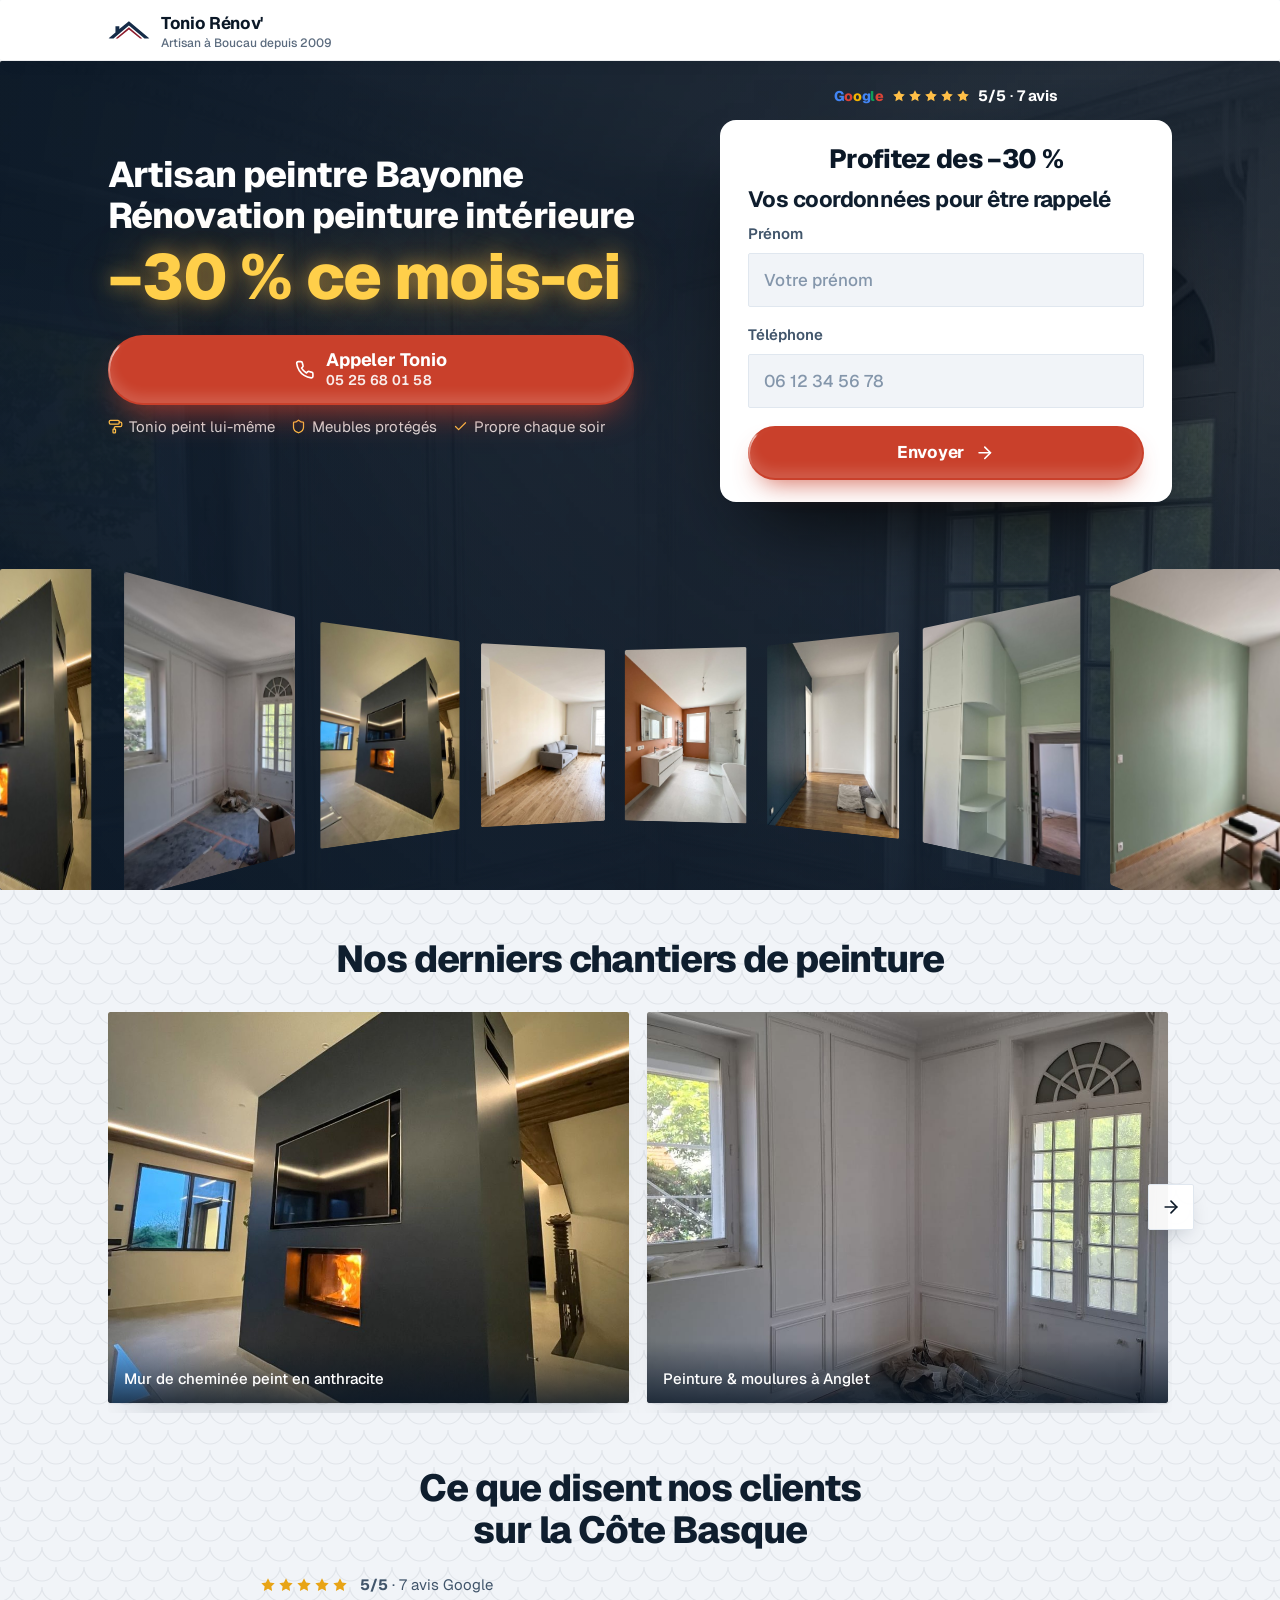
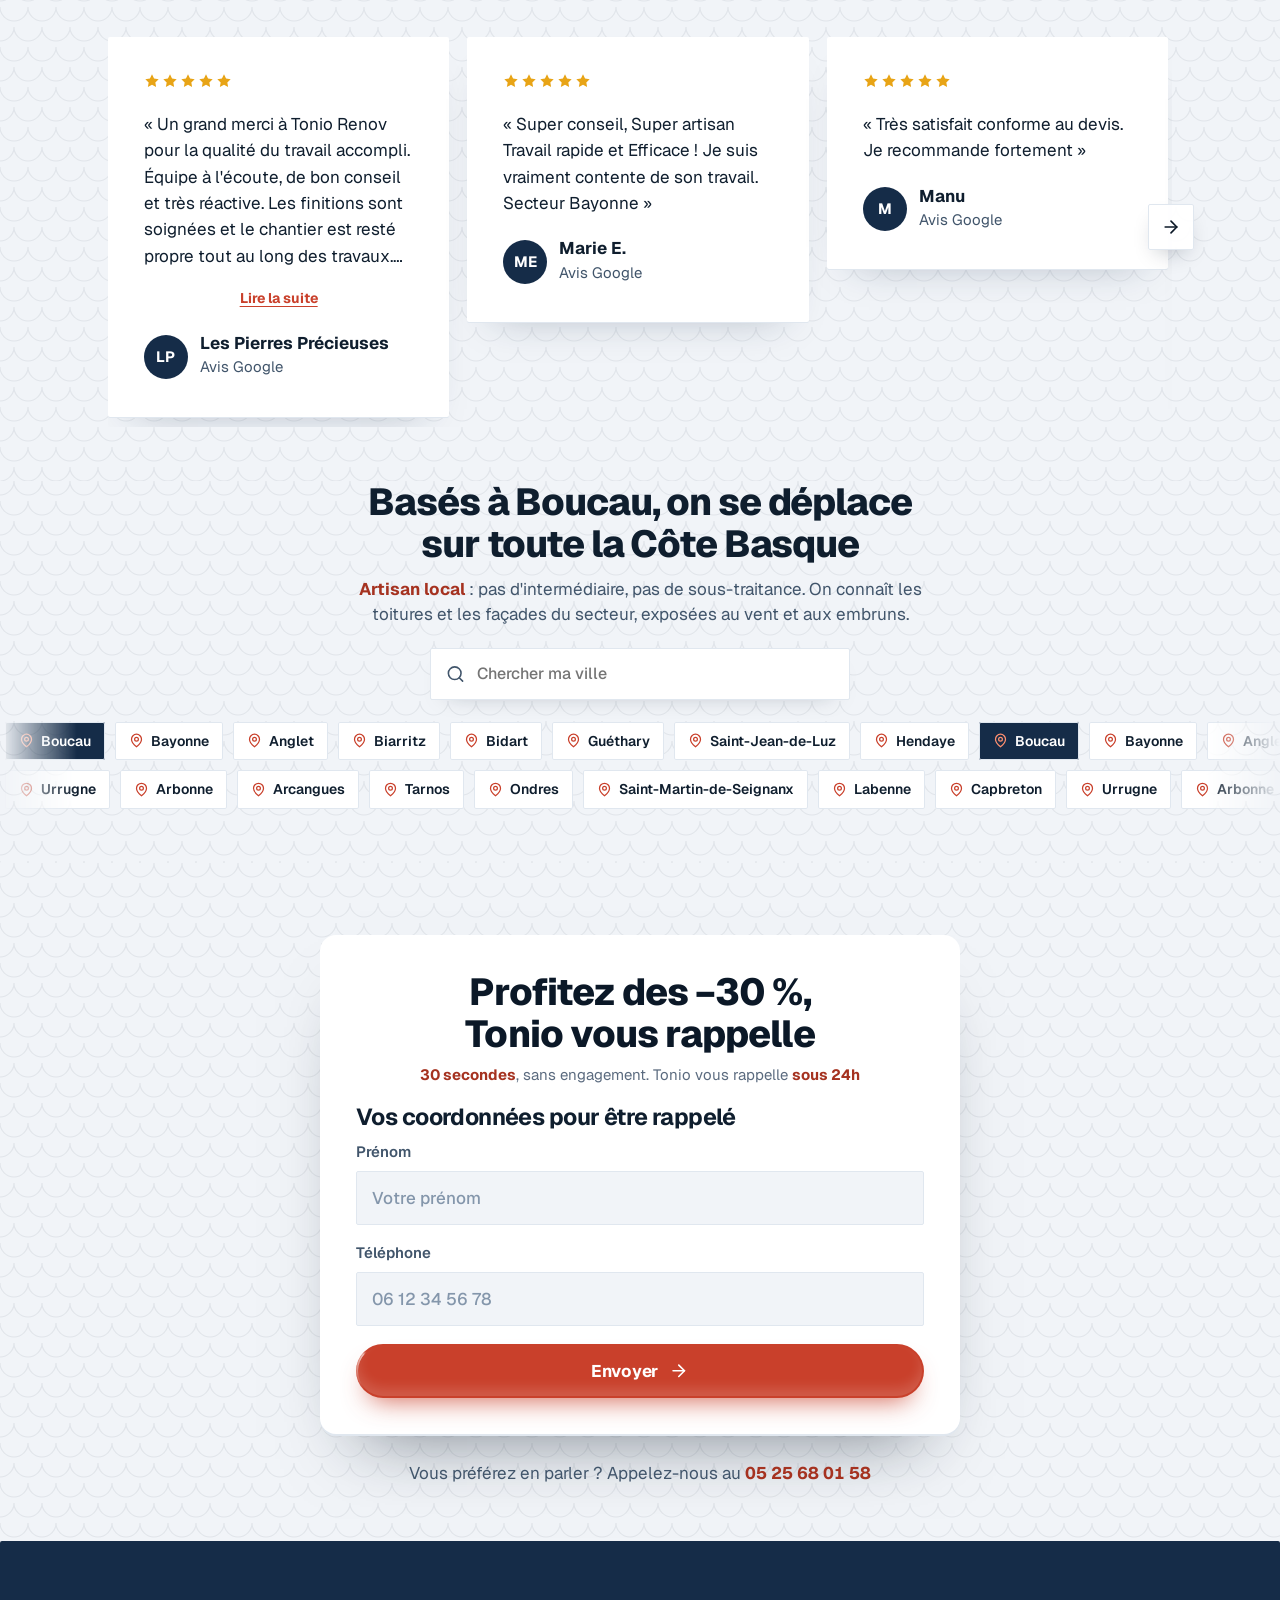
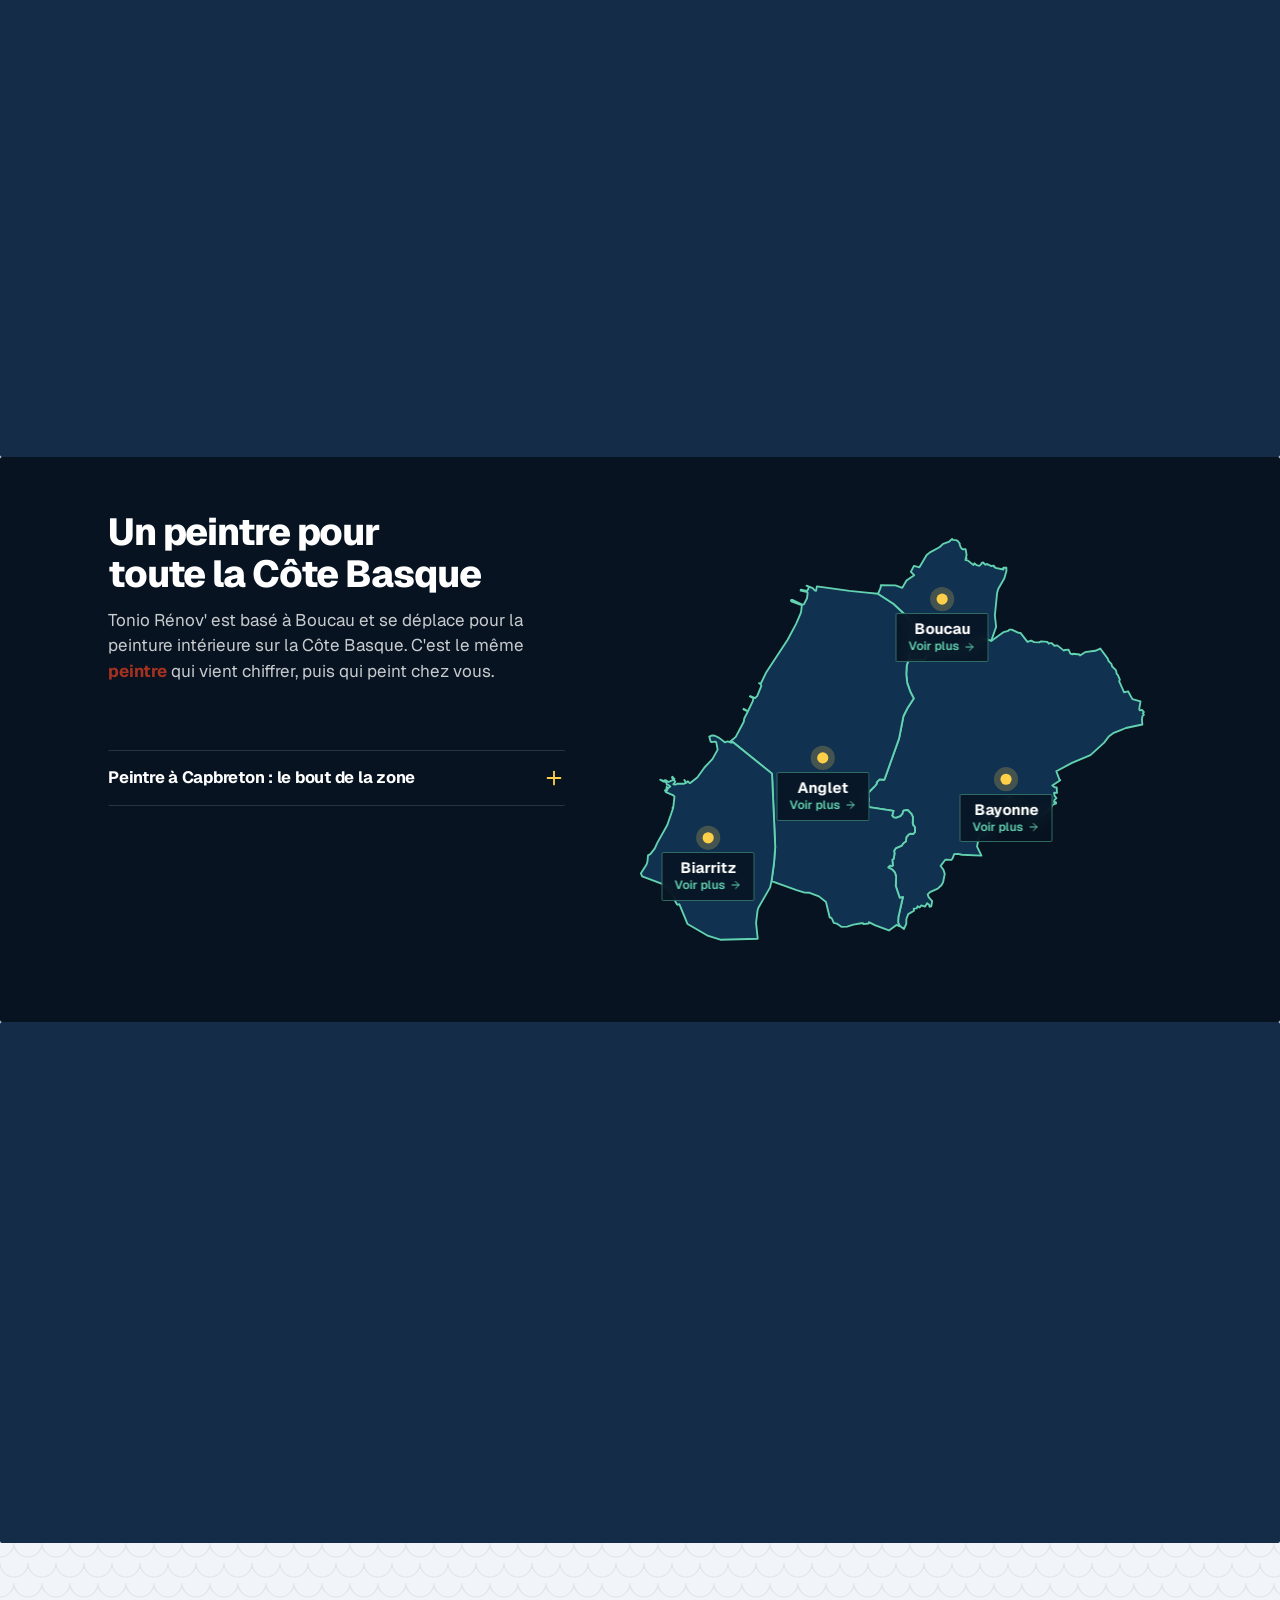
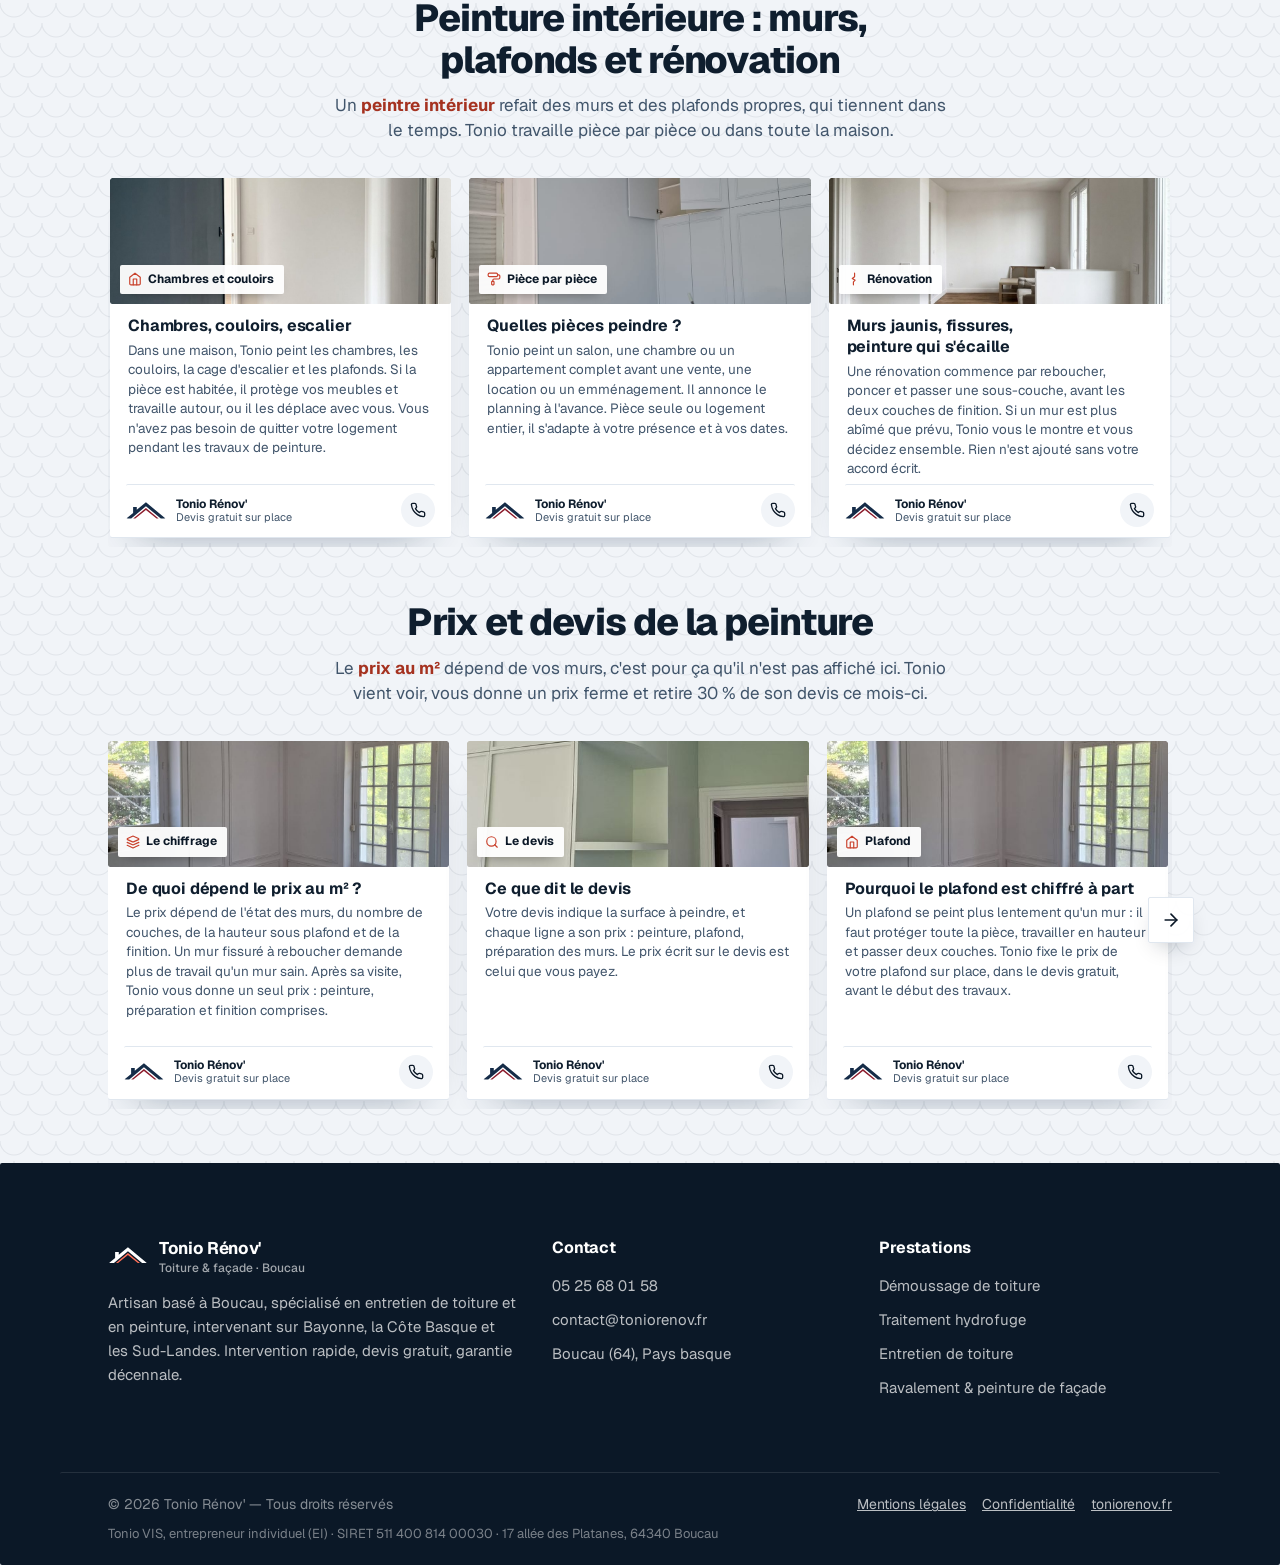
<file: peinture-interieure/index.html>
<!DOCTYPE html>
<html lang="fr">
<head>
<script>document.documentElement.classList.add('js')</script>
<!-- Google Tag Manager -->
<script>(function(w,d,s,l,i){w[l]=w[l]||[];w[l].push({'gtm.start':
new Date().getTime(),event:'gtm.js'});var f=d.getElementsByTagName(s)[0],
j=d.createElement(s),dl=l!='dataLayer'?'&l='+l:'';j.async=true;j.src=
'https://www.googletagmanager.com/gtm.js?id='+i+dl;f.parentNode.insertBefore(j,f);
})(window,document,'script','dataLayer','GTM-5VBQJ4RZ');</script>
<!-- End Google Tag Manager -->
<!-- Google Ads Conversion Tag (direct, backup de GTM) -->
<script async src="https://www.googletagmanager.com/gtag/js?id=AW-18220615555"></script>
<script>
window.dataLayer = window.dataLayer || [];
function gtag(){dataLayer.push(arguments);}
gtag('js', new Date());
gtag('config', 'AW-18220615555');
</script>
<!-- End Google Ads Conversion Tag -->
<meta charset="UTF-8">
<meta name="viewport" content="width=device-width, initial-scale=1">
<title>Peintre Bayonne, Anglet, Biarritz, Boucau · Tonio Rénov'</title>
<meta name="description" content="Peintre en bâtiment à Bayonne, Anglet, Biarritz et Boucau : peinture intérieure, devis peinture gratuit sur place, prix ferme et -30 % sur le devis ce mois-ci.">
<meta name="theme-color" content="#0b1827">
<meta property="og:type" content="website">
<meta property="og:title" content="Peintre Bayonne, Anglet, Biarritz, Boucau · Tonio Rénov'">
<meta property="og:description" content="Peintre en bâtiment à Bayonne, Anglet, Biarritz et Boucau : peinture intérieure, devis peinture gratuit sur place, prix ferme et -30 % sur le devis ce mois-ci.">
<meta property="og:image" content="https://potentieel.fr/tonio-renov/img/galerie-real-peinture-sejour.jpg">
<link rel="canonical" href="https://potentieel.fr/tonio-renov/peinture-interieure/">
<link rel="icon" type="image/svg+xml" href="/favicon.svg">
<link rel="preload" as="image" href="/img/galerie-real-peinture-sejour.jpg" fetchpriority="high">
<link rel="preconnect" href="https://fonts.googleapis.com">
<link rel="preconnect" href="https://fonts.gstatic.com" crossorigin>
<link href="https://fonts.googleapis.com/css2?family=Geist:wght@400;500;600;700;800&amp;display=swap" rel="stylesheet">
<style>
/* =====================================================================
   Tonio Rénov' — landings Google Ads (modèle réutilisable)
   Source unique du design : _src/style.css  → build.py l'injecte dans
   chacune des pages. Ne pas éditer les index.html générés à la main.
   Palette tirée du logo (marine + rouge) et de la tuile canal du métier.
   ===================================================================== */
:root{
  --nuit:#0b1827;
  --marine:#152c48;
  --marine-2:#21456b;
  --tuile:#c9402b;
  --tuile-fonce:#a53220;
  --tuile-clair:#ff9070;
  --jaune:#ffd23f;
  --ciel:#f1f4f8;
  --ciel-2:#e0e7ef;
  --texte:#0f1e2e;
  --texte-2:#41556b;
  --vert:#2f8a5b;
  --vert-clair:#8fd4ac;
  --font:'Geist',system-ui,-apple-system,'Segoe UI',Roboto,'Helvetica Neue',Arial,sans-serif;
  --ease:cubic-bezier(.22,1,.36,1);
  --gutter:clamp(20px,5vw,48px);
  --max:1160px;
  --r:16px;
  /* écailles de tuile : texture discrète des fonds clairs */
  --ecailles:url("data:image/svg+xml,%3Csvg xmlns='http://www.w3.org/2000/svg' width='56' height='40' viewBox='0 0 56 40'%3E%3Cg fill='none' stroke='%23152c48' stroke-opacity='.075' stroke-width='1.2'%3E%3Cpath d='M0 20a14 14 0 0 0 28 0M28 20a14 14 0 0 0 28 0'/%3E%3Cpath d='M-14 0a14 14 0 0 0 28 0M14 0a14 14 0 0 0 28 0M42 0a14 14 0 0 0 28 0'/%3E%3Cpath d='M-14 40a14 14 0 0 0 28 0M14 40a14 14 0 0 0 28 0M42 40a14 14 0 0 0 28 0'/%3E%3C/g%3E%3C/svg%3E");
  --ecailles-blanc:url("data:image/svg+xml,%3Csvg xmlns='http://www.w3.org/2000/svg' width='56' height='40' viewBox='0 0 56 40'%3E%3Cg fill='none' stroke='%23ffffff' stroke-opacity='.12' stroke-width='1.2'%3E%3Cpath d='M0 20a14 14 0 0 0 28 0M28 20a14 14 0 0 0 28 0'/%3E%3Cpath d='M-14 0a14 14 0 0 0 28 0M14 0a14 14 0 0 0 28 0M42 0a14 14 0 0 0 28 0'/%3E%3Cpath d='M-14 40a14 14 0 0 0 28 0M14 40a14 14 0 0 0 28 0M42 40a14 14 0 0 0 28 0'/%3E%3C/g%3E%3C/svg%3E");
}

*,*::before,*::after{box-sizing:border-box}
html{scroll-behavior:smooth;scroll-padding-top:84px;-webkit-text-size-adjust:100%}
body{margin:0;background:var(--ciel);color:var(--texte);font-family:var(--font);font-size:1.0625rem;line-height:1.6;-webkit-font-smoothing:antialiased;text-rendering:optimizeLegibility;font-optical-sizing:auto}
img{max-width:100%;height:auto;display:block}
h1,h2,h3,p,ul,ol,figure,blockquote{margin:0}
ul,ol{padding:0;list-style:none}
a{color:inherit}
strong{font-weight:700;color:var(--tuile-fonce)}
::selection{background:var(--tuile);color:#fff}
:focus-visible{outline:3px solid var(--tuile-clair);outline-offset:3px;border-radius:6px}
.wrap{width:100%;max-width:var(--max);margin-inline:auto;padding-inline:var(--gutter)}
.sr{position:absolute;width:1px;height:1px;overflow:hidden;clip:rect(0 0 0 0);white-space:nowrap}
.skip{position:absolute;left:12px;top:-60px;z-index:100;background:#fff;color:var(--texte);padding:10px 16px;border-radius:10px;font-weight:600;text-decoration:none;transition:top .2s}
.skip:focus{top:12px}
.ic{width:1.25em;height:1.25em;flex:none;stroke:currentColor;fill:none;stroke-width:2;stroke-linecap:round;stroke-linejoin:round}
.ic-fill{fill:currentColor;stroke:none}

/* ---------- Titres ---------- */
h1,h2,h3{font-weight:800;letter-spacing:-.03em;line-height:1.06;text-wrap:balance}
h2{font-size:clamp(1.9rem,1rem + 3.6vw,3.2rem)}
h3{font-size:1.1875rem;letter-spacing:-.015em;line-height:1.25;font-weight:700}
.lead{font-size:1.1875rem;color:var(--texte-2);max-width:56ch;text-wrap:pretty}
h2+.lead,h2+p{margin-top:20px}
.on-dark{color:#fff}
.on-dark strong{color:var(--tuile-clair)}
.on-dark .lead{color:rgba(255,255,255,.78)}
/* Rareté honnête : petit paragraphe italique discret au-dessus du CTA final, pose la capacité réelle sans faire de pression fake. */
.rarete{margin-top:14px;font-size:.9375rem;color:rgba(255,255,255,.72);font-style:italic}
/* PS final : vendre contre le coût de l'inaction (Sabri). Plus petit que le body mais pas caché, tout le monde scroll jusqu'ici. */
.ps{margin-top:22px;max-width:62ch;margin-inline:auto;font-size:.9375rem;line-height:1.55;color:rgba(255,255,255,.82);text-wrap:pretty}
.ps strong{color:#fff}

/* Animation de titres (21st.dev « Blur Out Up ») : chaque mot sort du flou */
.w{display:inline-block}
@keyframes fadeUp{from{opacity:0;transform:translateY(18px)}to{opacity:1;transform:none}}
/* Rien ici ne masque le contenu : les classes .reveal / .split restent dans le HTML
   mais n'ont plus d'effet. Une animation d'apparition qui n'avance pas (onglet en
   arrière-plan, appareil lent, navigateur bridé) laissait le texte à opacité 0 —
   inacceptable sur une page qui reçoit du trafic payant. */

/* ---------- Boutons (21st.dev « Shimmer Button » : lumière qui longe le contour) ---------- */
.btn{--h:58px;position:relative;isolation:isolate;overflow:hidden;display:inline-flex;align-items:center;justify-content:center;gap:.65em;min-height:var(--h);padding:0 1.8rem;border:0;border-radius:999px;font:700 1.0625rem/1 var(--font);letter-spacing:-.005em;text-decoration:none;cursor:pointer;white-space:nowrap;transition:transform .3s var(--ease),box-shadow .3s var(--ease),color .3s;-webkit-tap-highlight-color:transparent;touch-action:manipulation}
.btn:active{transform:translateY(1px) scale(.985)}
.btn .ic{width:1.15em;height:1.15em}
.btn .arr{transition:transform .35s var(--ease)}
.btn:hover .arr{transform:translateX(5px)}
.btn .btn-ph{animation:btnPhone 2.4s ease-in-out infinite}
@keyframes btnPhone{0%,70%,100%{transform:rotate(0)}10%{transform:rotate(-14deg)}20%{transform:rotate(14deg)}30%{transform:rotate(-10deg)}40%{transform:rotate(10deg)}50%{transform:rotate(0)}}
.btn-sm{--h:42px;padding:0 1.15rem;font-size:.9375rem}

.btn-call{background:var(--tuile);color:#fff;box-shadow:0 18px 34px -14px rgba(201,64,43,.85)}
.btn-call:hover{transform:translateY(-3px);box-shadow:0 24px 40px -14px rgba(201,64,43,.95)}
.sh-spark{position:absolute;inset:0;z-index:-2;overflow:hidden;container-type:size;filter:blur(1.5px);border-radius:inherit}
.sh-slide{position:absolute;inset:0;height:100cqh;aspect-ratio:1;animation:shSlide 3.4s ease-in-out infinite alternate}
.sh-spin{position:absolute;inset:-100%;width:auto;background:conic-gradient(from calc(270deg - 45deg),transparent 0,rgba(255,255,255,.95) 90deg,transparent 90deg);animation:shSpin 6.8s linear infinite}
.sh-back{position:absolute;inset:2px;z-index:-1;border-radius:inherit;background:var(--tuile);box-shadow:inset 0 -8px 12px rgba(255,255,255,.14);transition:box-shadow .3s}
.btn-call:hover .sh-back{box-shadow:inset 0 -10px 14px rgba(255,255,255,.26)}
@keyframes shSlide{to{transform:translate(calc(100cqw - 100%),0)}}
@keyframes shSpin{0%{transform:translateZ(0) rotate(0)}15%,35%{transform:translateZ(0) rotate(90deg)}65%,85%{transform:translateZ(0) rotate(270deg)}100%{transform:translateZ(0) rotate(360deg)}}
.ring{transform-origin:50% 50%;animation:ring 4.2s ease-in-out infinite}
@keyframes ring{0%,60%,100%{transform:rotate(0)}6%{transform:rotate(-16deg)}12%{transform:rotate(14deg)}18%{transform:rotate(-12deg)}24%{transform:rotate(10deg)}30%{transform:rotate(-6deg)}36%{transform:rotate(0)}}

.btn-ghost{background:rgba(255,255,255,.08);color:#fff;box-shadow:inset 0 0 0 1.5px rgba(255,255,255,.42);backdrop-filter:blur(8px);-webkit-backdrop-filter:blur(8px)}
.btn-ghost::before{content:"";position:absolute;inset:0;z-index:-1;background:#fff;transform:translateY(102%);transition:transform .5s var(--ease)}
.btn-ghost:hover{color:var(--nuit);transform:translateY(-3px)}
.btn-ghost:hover::before{transform:none}

.btn-light{background:#fff;color:var(--tuile-fonce);box-shadow:0 18px 34px -16px rgba(11,24,39,.55)}
.btn-light:hover{transform:translateY(-3px)}
.btn-outline-light{background:transparent;color:#fff;box-shadow:inset 0 0 0 1.5px rgba(255,255,255,.65)}
.btn-outline-light::before{content:"";position:absolute;inset:0;z-index:-1;background:#fff;transform:translateY(102%);transition:transform .5s var(--ease)}
.btn-outline-light:hover{color:var(--tuile-fonce);transform:translateY(-3px)}
.btn-outline-light:hover::before{transform:none}

/* ---------- Barre du haut : visible dès l'arrivée, reste collée en scrollant ---------- */
.bar{position:sticky;top:0;z-index:60;background:rgba(11,24,39,.96);-webkit-backdrop-filter:blur(16px) saturate(1.3);backdrop-filter:blur(16px) saturate(1.3);border-bottom:1px solid rgba(255,255,255,.09);transition:box-shadow .3s}
body.scrolled .bar{box-shadow:0 12px 30px -18px rgba(0,0,0,.7)}
.bar-in{max-width:var(--max);margin-inline:auto;height:64px;padding-inline:var(--gutter);display:flex;align-items:center;justify-content:space-between;gap:14px}
.brand{display:flex;align-items:center;gap:11px;color:#fff;text-decoration:none;min-width:0}
.brand svg{width:40px;height:auto;flex:none}
.brand b{font-size:1.0625rem;font-weight:700;letter-spacing:-.02em;white-space:nowrap}
.brand small{display:block;font-size:.75rem;font-weight:500;color:rgba(255,255,255,.62);letter-spacing:0;line-height:1.1}
/* Header épuré : brand + lien tel discret, PAS de deuxième CTA. Le FAB flottant prend le relais après scroll, et le hero porte le vrai CTA. */
.bar-tel-link{display:inline-flex;align-items:center;gap:.5em;color:#fff;font-weight:600;font-size:.9375rem;text-decoration:none;font-variant-numeric:tabular-nums;letter-spacing:-.01em;padding:8px 10px;border-radius:999px;transition:background .2s}
.bar-tel-link:hover{background:rgba(255,255,255,.08)}
.bar-tel-link .ic{width:1.1em;height:1.1em}
@media(max-width:430px){.brand small{display:none}.bar-tel-num{display:none}.bar-tel-link{padding:10px}}

/* ---------- Hero : la photo EST le fond ---------- */
.hero{position:relative;isolation:isolate;display:flex;align-items:center;color:#fff;background:var(--nuit);overflow:hidden}
.hero-bg{position:absolute;inset:0;z-index:-2}
.hero-bg img{width:100%;height:100%;object-fit:cover;object-position:var(--pos,62% 42%)}
/* Voile tamisé bleu nuit sur toute la photo de fond (règle Emrick 18/11) : fait ressortir texte, bouton et formulaire. */
.hero::before{content:"";position:absolute;inset:0;z-index:-1;background:linear-gradient(rgba(11,24,39,.45),rgba(11,24,39,.45)),linear-gradient(180deg,rgba(11,24,39,.5) 0%,rgba(11,24,39,.12) 26%,rgba(11,24,39,.66) 62%,rgba(11,24,39,.96) 100%),linear-gradient(90deg,rgba(11,24,39,.7) 0%,rgba(11,24,39,.22) 58%,rgba(11,24,39,0) 100%)}
.hero-in{width:100%;max-width:var(--max);margin-inline:auto;padding:clamp(40px,7vh,96px) var(--gutter) clamp(40px,7vh,96px);display:grid;gap:clamp(28px,4vw,56px);align-items:center}
/* Hero centré (demande Emrick 09/11) : plus posé, plus LP de conversion. En desktop quand on passe en split (hero-copy à gauche, formulaire à droite), on revient à text-align:left — un texte centré dans une colonne gauche tombe mal à côté d'un bloc à droite. */
.hero-copy{text-align:center}
.hero-cta{justify-content:center}
.hero-proof{justify-content:center}
.hero h1{font-size:clamp(1.55rem,.9rem + 2.2vw,2.5rem);line-height:1.15;letter-spacing:-.025em;text-wrap:balance}
.hero mark{background:linear-gradient(var(--jaune),var(--jaune)) no-repeat 0 94%/100% .1em;color:var(--jaune);-webkit-box-decoration-break:clone;box-decoration-break:clone;padding-bottom:.06em;white-space:nowrap}
@media(max-width:400px){.hero h1 mark{font-size:.92em}}
.hero-sub{margin-top:clamp(16px,2.4vh,24px);max-width:42ch;font-size:clamp(1.0625rem,.95rem + .55vw,1.3125rem);line-height:1.5;color:rgba(255,255,255,.88);text-wrap:pretty}
.hero-sub strong{color:#fff;font-weight:700;background:linear-gradient(rgba(201,64,43,.55),rgba(201,64,43,.55)) no-repeat 0 100%/100% .38em;padding:0 .06em}
.hero-cta{margin-top:clamp(20px,3.5vh,32px);display:flex;flex-wrap:wrap;align-items:center;gap:14px 20px}
.hero-proof{margin-top:16px;display:flex;flex-wrap:wrap;align-items:center;gap:8px 16px;font-size:.9375rem;color:rgba(255,255,255,.85)}
.stars{display:inline-flex;gap:2px;color:#ffbf47}
.stars .ic{width:16px;height:16px}
.hero-proof span{display:inline-flex;align-items:center;gap:.4em}
.hero-proof .ic{width:1em;height:1em;color:#ffbf47}
.hero-num{font-variant-numeric:tabular-nums;font-weight:600;color:#fff;letter-spacing:.01em}
.hero-num::before{content:"·";margin-right:.5em;color:rgba(255,255,255,.4)}
/* Badge « Avis Google · 23 avis » juste au-dessus du CTA — social proof pointée, pas pavé. */
.google-badge{display:inline-flex;align-items:center;gap:.55em;margin-top:clamp(18px,3vh,24px);padding:7px 14px 7px 12px;background:rgba(255,255,255,.08);border:1px solid rgba(255,255,255,.14);border-radius:999px;color:#fff;text-decoration:none;font-size:.9375rem;font-weight:500;transition:background .2s}
.google-badge:hover{background:rgba(255,255,255,.14)}
.google-badge .g-logo{display:inline-flex;font-family:Geist,system-ui,sans-serif;font-weight:800;font-size:.875rem;letter-spacing:-.02em}
.google-badge .g-logo b{font-weight:800}
.google-badge .stars .ic{width:14px;height:14px}
.google-badge b{font-weight:700}
/* CTA primaire du hero : même intensité que btn-call pour que « Décrire mon besoin » porte seul la conversion. */
.btn-primary{background:var(--tuile);color:#fff;box-shadow:0 18px 34px -14px rgba(201,64,43,.85)}
.btn-primary:hover{transform:translateY(-3px);box-shadow:0 24px 40px -14px rgba(201,64,43,.95)}
.btn-primary:hover .sh-back{box-shadow:inset 0 -10px 14px rgba(255,255,255,.26)}
.btn-stack{--h:70px;padding:0 1.7rem}
.btn-stack .btn-txt{display:inline-flex;flex-direction:column;align-items:flex-start;line-height:1.05;text-align:left}
.btn-stack .btn-txt b{font-weight:700;font-size:1.3125rem;letter-spacing:-.005em;font-variant-numeric:tabular-nums}
.btn-stack .btn-txt small{font-weight:500;font-size:.78125rem;opacity:.92;letter-spacing:.01em;margin-top:2px;text-transform:none}
@media(max-width:560px){.btn-stack{--h:66px;padding:0 1.35rem}.btn-stack .btn-txt b{font-size:1.1875rem}.btn-stack .btn-txt small{font-size:.75rem}}
@media(max-width:360px){.btn-stack .btn-txt b{font-size:1.125rem}}
/* Appel direct : lien assumé, pas 2e bouton concurrent. Le numéro reste visible pour les urgents. */
.btn-tel{display:inline-flex;align-items:center;gap:.55em;color:#fff;font-weight:600;font-size:1rem;text-decoration:underline;text-decoration-color:rgba(255,255,255,.4);text-underline-offset:4px;transition:text-decoration-color .2s}
.btn-tel:hover{text-decoration-color:#fff}
.btn-tel b{font-variant-numeric:tabular-nums;letter-spacing:.01em}
.btn-tel .ic{width:1.15em;height:1.15em}
@media(max-width:560px){
  .hero-cta .btn{width:100%}
  .hero-in{padding:30px var(--gutter) 24px}
  .hero-sub{margin-top:16px}
  .hero-cta{margin-top:22px;gap:14px}
  .hero-cta .btn{--h:54px}
  .btn-tel{justify-content:center;width:100%;padding:8px 0}
  .hero-proof{margin-top:14px;gap:6px 14px;font-size:.875rem}
  .google-badge{font-size:.875rem;padding:6px 12px 6px 10px}
  .hero-eyebrow{font-size:.8125rem;gap:6px 14px}
}

/* ---------- Formulaire du hero ----------
   Ordinateur : texte et boutons à gauche, formulaire à droite, sur la même ligne.
   Mobile : titre + boutons d'appel d'abord, formulaire directement en dessous. */
@media(min-width:1060px){
  .hero-in{grid-template-columns:minmax(0,1fr) minmax(392px,452px);padding-block:clamp(72px,8vh,112px)}
  .hero::before{background:linear-gradient(rgba(11,24,39,.42),rgba(11,24,39,.42)),linear-gradient(90deg,rgba(11,24,39,.92) 0%,rgba(11,24,39,.72) 46%,rgba(11,24,39,.5) 100%),linear-gradient(180deg,rgba(11,24,39,.35) 0%,rgba(11,24,39,.2) 40%,rgba(11,24,39,.6) 100%)}
  /* Quand hero split (texte à gauche, formulaire à droite), le centrage tombe mal. On revient à gauche. */
  .hero-copy{text-align:left}
  .hero-cta{justify-content:flex-start}
  .hero-proof{justify-content:flex-start}
  /* Garantit que la colonne droite (formulaire) ne touche jamais le bord bas du hero. */
  .hero-form{padding-bottom:8px}
}
.hero-form{min-width:0}
.hf-head{margin-bottom:18px;text-align:center}
.hf-t{font-size:clamp(1.45rem,1.15rem + 1.1vw,1.9rem);line-height:1.15;letter-spacing:-.03em;color:#fff}
.hf-sub{margin-top:8px;font-size:1rem;line-height:1.5;color:rgba(255,255,255,.8)}
.hf-sub strong{color:#fff}
.hero-form .devis-shell{margin:0;max-width:none;box-shadow:0 2px 0 rgba(11,24,39,.14),0 46px 80px -34px rgba(0,0,0,.9)}
.hero-form .progress{margin-bottom:24px}
@media(max-width:1059px){
  .hero-form{margin-top:clamp(20px,3.5vh,32px);max-width:640px}
  .hero-in{gap:0}
}

/* ---------- Bandeau de preuves ---------- */
.band{background:var(--marine);color:#fff}
.band ul{display:grid;grid-template-columns:repeat(2,minmax(0,1fr))}
.band li{display:flex;align-items:center;gap:14px;padding:22px clamp(14px,2.2vw,28px);border-top:1px solid rgba(255,255,255,.1);border-left:1px solid rgba(255,255,255,.1)}
.band li:nth-child(-n+2){border-top:0}
.band li:nth-child(odd){border-left:0}
.band .ic{width:30px;height:30px;color:var(--tuile-clair)}
.band b{display:block;font-size:1rem;letter-spacing:-.01em;line-height:1.2}
.band small{display:block;font-size:.875rem;color:rgba(255,255,255,.68);line-height:1.3;margin-top:2px}
@media(min-width:1040px){.band ul{grid-template-columns:repeat(5,minmax(0,1fr))}.band li{border-top:0;border-left:1px solid rgba(255,255,255,.1)}.band li:nth-child(odd){border-left:1px solid rgba(255,255,255,.1)}.band li:first-child{border-left:0}}
@media(max-width:1039px){.band li:last-child{grid-column:1/-1;border-left:0;justify-content:center}}

.lbl-short{display:none}
@media(max-width:380px){
  .lbl-short{display:inline}.lbl-long{display:none}
  .brand svg{width:34px}
  .band li{padding:18px 12px;gap:10px}
  .band .ic{width:24px;height:24px}
  .band b{font-size:.9375rem}
  .band small{font-size:.8125rem}
  .bar-in{gap:8px}
  .btn-sm{padding:0 .95rem}
  .fab{min-height:54px;padding:0 1.25rem 0 1.05rem}
}

/* ---------- Sections ---------- */
.sec{padding-block:clamp(64px,9vw,120px)}
.sec-light{background:var(--ciel) var(--ecailles)}
.sec-dark{background:var(--nuit);color:#fff}
.sec-head{max-width:760px}
.sec-head.center{margin-inline:auto;text-align:center}
.sec-head .lead{margin-top:18px}
.sec-head.center .lead{margin-inline:auto}

/* Galerie photos : vraies réalisations Tonio scrapées sur toniorenov.fr.
   Remplace la section « avant/après + bullet points » qui était trop verbeuse.
   Mobile 1 col, desktop 3 col, hover zoom léger, caption géolocalisée en bas. */
.gal-grid{list-style:none;margin:28px 0 0;padding:0;display:grid;grid-template-columns:1fr;gap:14px}
@media(min-width:760px){.gal-grid{grid-template-columns:repeat(3,1fr);gap:20px}}
.gal-grid li{position:relative;aspect-ratio:4/3;overflow:hidden;border-radius:16px;background:var(--trait,#e6e2db);box-shadow:0 1px 2px rgba(11,24,39,.06),0 24px 38px -24px rgba(11,24,39,.22)}
.gal-grid img{width:100%;height:100%;object-fit:cover;display:block;transition:transform .5s ease}
.gal-grid li:hover img{transform:scale(1.05)}
.gal-grid figcaption{position:absolute;inset:auto 0 0 0;padding:28px 16px 14px;color:#fff;font-weight:500;font-size:.9375rem;background:linear-gradient(transparent,rgba(11,24,39,.78));line-height:1.3}

/* signes : lignes, pas de cartes */
.signs-grid{display:grid;gap:clamp(30px,5vw,72px)}
@media(min-width:920px){.signs-grid{grid-template-columns:.92fr 1.08fr;align-items:start}.signs-head{position:sticky;top:104px}}
.sign{display:grid;grid-template-columns:52px 1fr;gap:18px;padding:26px 0;border-top:1px solid var(--ciel-2);align-items:start}
.sign:last-child{border-bottom:1px solid var(--ciel-2)}
.sign-ic{width:52px;height:52px;border-radius:14px;background:var(--marine);color:#fff;display:grid;place-items:center;transition:transform .5s var(--ease),background .3s}
.sign:hover .sign-ic{transform:rotate(-6deg) scale(1.06);background:var(--tuile)}
.sign-ic .ic{width:24px;height:24px}
.sign p{margin-top:6px;color:var(--texte-2);max-width:52ch}

/* méthode : vraie séquence → numérotée */
.steps{position:relative;display:grid;gap:34px;margin-top:clamp(40px,6vw,72px)}
.steps::before,.steps::after{content:"";position:absolute;left:25px;top:26px;bottom:26px;width:2px;background:rgba(255,255,255,.14)}
.steps::after{background:var(--tuile);transform:scaleY(0);transform-origin:top;transition:transform .9s var(--ease) .1s}
.steps.in::after{transform:scaleY(1)}
.step{position:relative;z-index:1;padding-left:76px}
.step-n{position:absolute;left:0;top:0;width:52px;height:52px;border-radius:50%;display:grid;place-items:center;background:var(--nuit);box-shadow:inset 0 0 0 2px rgba(255,255,255,.22);font-weight:800;font-size:1.125rem;color:var(--tuile-clair);font-variant-numeric:tabular-nums}
.step p{margin-top:8px;color:rgba(255,255,255,.74);max-width:36ch}
.step h3{padding-top:12px}
@media(min-width:920px){
  .steps{grid-template-columns:repeat(4,1fr);gap:28px}
  .steps::before,.steps::after{left:26px;right:26px;top:25px;bottom:auto;height:2px;width:auto}
  .steps::after{transform:scaleX(0);transform-origin:left}
  .steps.in::after{transform:scaleX(1)}
  .step{padding:78px 0 0}
  .step-n{left:0}
  .step h3{padding-top:0}
}

/* avant / après */
.real-grid{display:grid;gap:clamp(24px,4vw,40px) clamp(30px,5vw,72px);grid-template-areas:"head" "ba" "list";align-items:start}
.real-head{grid-area:head}
.real-list{grid-area:list;display:grid;gap:16px}
.ba-col{grid-area:ba;min-width:0}
@media(min-width:920px){.real-grid{grid-template-columns:1.1fr .9fr;grid-template-areas:"ba head" "ba list";align-items:start;grid-template-rows:auto 1fr}.real-list{margin-top:6px}}
.real-list li{display:flex;gap:14px;align-items:flex-start;color:var(--texte)}
.real-list .ic{margin-top:.2em;color:var(--vert);width:22px;height:22px}
.ba{margin:0}
.ba-stage{position:relative;aspect-ratio:4/3.3;border-radius:var(--r);overflow:hidden;background:var(--marine);user-select:none;-webkit-user-select:none;box-shadow:0 30px 60px -36px rgba(11,24,39,.7)}
.ba-img{position:absolute;inset:0;width:100%;height:100%;object-fit:cover;display:block}
.ba-before{clip-path:inset(0 calc(100% - var(--pos,50%)) 0 0)}
.ba-line{position:absolute;top:0;bottom:0;left:var(--pos,50%);width:3px;margin-left:-1.5px;background:#fff;box-shadow:0 0 22px rgba(0,0,0,.45);pointer-events:none}
.ba-knob{position:absolute;top:50%;left:50%;width:52px;height:52px;border-radius:50%;background:#fff;color:var(--nuit);display:grid;place-items:center;transform:translate(-50%,-50%);box-shadow:0 10px 26px -6px rgba(0,0,0,.55)}
.ba-knob .ic{width:24px;height:24px;stroke-width:2.4}
.ba-tag{position:absolute;top:14px;z-index:2;padding:8px 14px;border-radius:999px;background:rgba(11,24,39,.78);color:#fff;font-weight:700;font-size:.875rem;letter-spacing:-.005em;pointer-events:none;-webkit-backdrop-filter:blur(6px);backdrop-filter:blur(6px)}
.ba-tag-b{left:14px}
.ba-tag-a{right:14px;background:var(--tuile)}
.ba-range{position:absolute;inset:0;width:100%;height:100%;margin:0;opacity:0;cursor:ew-resize;-webkit-appearance:none;appearance:none;background:transparent;touch-action:pan-y;z-index:3}
.ba-range::-webkit-slider-thumb{-webkit-appearance:none;width:1px;height:100vh}
.ba-range::-moz-range-thumb{width:1px;height:100%;border:0;background:transparent}
.ba-range:focus-visible ~ .ba-line .ba-knob{outline:3px solid var(--tuile-clair);outline-offset:3px}
.ba-note{margin-top:12px;font-size:.875rem;color:var(--texte-2);display:flex;align-items:center;gap:.5em}
.ba-note .ic{width:16px;height:16px;flex:none}
.ba-split{display:grid;gap:12px}
@media(min-width:560px){.ba-split{grid-template-columns:1fr 1fr}}
.ba-split figure{margin:0;position:relative;border-radius:var(--r);overflow:hidden;aspect-ratio:16/11;background:var(--marine);box-shadow:0 30px 60px -36px rgba(11,24,39,.7)}
@media(min-width:560px){.ba-split figure{aspect-ratio:4/5}}
.ba-split img{position:absolute;inset:0;width:100%;height:100%;object-fit:cover}
.ba-split figcaption{position:absolute;left:14px;top:14px}

/* fonds photo des sections */
.has-bg{position:relative;isolation:isolate;overflow:hidden}
.sec-bg{position:absolute;inset:0;width:100%;height:100%;object-fit:cover;z-index:-1;pointer-events:none}
.sec-dark .sec-bg{opacity:.3;filter:grayscale(1) contrast(1.1)}
.sec-dark.has-bg::after{content:"";position:absolute;inset:0;z-index:-1;pointer-events:none;background:linear-gradient(180deg,var(--nuit) 0,rgba(11,24,39,.35) 28%,rgba(11,24,39,.35) 72%,var(--nuit) 100%)}
.cta .sec-bg{filter:grayscale(1) brightness(1.6) contrast(1.05);mix-blend-mode:multiply;opacity:.8}

/* avis */
.rev-grid{display:grid;gap:18px;margin-top:clamp(36px,5vw,60px)}
@media(min-width:920px){.rev-grid{grid-template-columns:1.2fr 1fr;grid-template-rows:auto auto}.rev.big{grid-row:1/3}}
.rev{background:#fff;border-radius:var(--r);padding:clamp(24px,3vw,36px);box-shadow:0 1px 0 var(--ciel-2),0 20px 40px -28px rgba(21,44,72,.35);display:flex;flex-direction:column;gap:22px}
.rev blockquote{font-size:1.0625rem;line-height:1.55;color:var(--texte);text-wrap:pretty}
.rev.big blockquote{font-size:clamp(1.35rem,1rem + 1.4vw,1.85rem);line-height:1.3;font-weight:600;letter-spacing:-.02em}
.rev.big{justify-content:flex-start;gap:26px;background:var(--marine);color:#fff;box-shadow:0 30px 60px -34px rgba(11,24,39,.8)}
.rev.big::before{content:"“";font-size:6rem;line-height:.55;height:.42em;color:var(--tuile-clair);font-weight:800;letter-spacing:-.05em}
.rev.big blockquote{color:#fff}
.rev.big .stars{color:#ffbf47}
.rev.big .rev-who small{color:rgba(255,255,255,.7)}
.rev.big .rev-av{background:var(--tuile)}
.rev.big .rev-who{margin-top:auto}
.rev .stars{color:#e8a416}
.rev-who{display:flex;align-items:center;gap:12px;margin-top:auto}
.rev-av{width:44px;height:44px;border-radius:50%;background:var(--marine);color:#fff;display:grid;place-items:center;font-weight:700;font-size:.9375rem;letter-spacing:.02em}
.rev-who b{display:block;line-height:1.2}
.rev-who small{color:var(--texte-2);font-size:.9375rem}
.rev-sum{display:flex;align-items:center;gap:12px;margin-top:22px;color:var(--texte-2);font-size:.9375rem}
.rev-sum .stars{color:#e8a416}

/* réponse à l'intention « prix » : de quoi dépend le devis */

/* devis (formulaire à choix) */
.devis-shell{max-width:640px;margin:clamp(32px,4vw,48px) auto 0;min-width:0;background:#fff;color:var(--texte);border-radius:var(--r);padding:clamp(22px,3.6vw,36px);box-shadow:0 2px 0 var(--ciel-2),0 40px 70px -40px rgba(11,24,39,.55)}
.progress{display:flex;gap:6px;margin-bottom:30px}
.progress i{flex:1;height:5px;border-radius:3px;background:var(--ciel-2);overflow:hidden;position:relative}
.progress i::after{content:"";position:absolute;inset:0;background:var(--tuile);transform:scaleX(0);transform-origin:left;transition:transform .5s var(--ease)}
.progress i.on::after{transform:none}
.fstep{display:none}
.fstep.active{display:block;animation:stepIn .55s var(--ease) both}
@keyframes stepIn{from{opacity:0;filter:blur(5px);transform:translateX(18px)}to{opacity:1;filter:blur(0);transform:none}}
.fcount{display:inline-block;font-size:.8125rem;letter-spacing:.02em;color:var(--tuile-fonce);font-weight:700;margin-bottom:10px;padding:4px 10px;border-radius:999px;background:rgba(201,64,43,.09)}
.fq{font-size:clamp(1.2rem,1rem + .8vw,1.45rem);font-weight:700;letter-spacing:-.025em;line-height:1.25;margin-bottom:8px;text-wrap:balance}
.fhint{display:block;font-size:.9375rem;color:var(--texte-2);margin-bottom:18px}
.opts{display:grid;gap:10px;min-width:0}
@media(min-width:560px){.opts{grid-template-columns:minmax(0,1fr) minmax(0,1fr)}}
.opt > span:not(.tick){flex:1 1 auto;min-width:0;overflow-wrap:break-word}
@media(min-width:560px){.opts .opt{gap:10px;padding:12px 26px 12px 11px}.opts .opt > .ic{padding:7px}.opts .opt .tick{position:absolute;top:7px;right:7px;width:17px;height:17px}.opts .opt .tick .ic{width:10px;height:10px}}
.opt{position:relative;display:flex;align-items:center;gap:13px;width:100%;min-width:0;min-height:66px;padding:13px 15px 13px 13px;text-align:left;font:600 1rem/1.25 var(--font);color:var(--texte);background:var(--ciel);border:1.5px solid var(--ciel-2);border-radius:12px;cursor:pointer;transition:transform .2s var(--ease),border-color .18s,background .18s,box-shadow .18s;-webkit-tap-highlight-color:transparent;touch-action:manipulation}
.opt > .ic{flex:none;width:22px;height:22px;padding:9px;color:var(--tuile);background:rgba(201,64,43,.09);border:1.5px solid rgba(201,64,43,.18);border-radius:50%;box-sizing:content-box;transition:background .18s,border-color .18s,color .18s,transform .18s}
.opt:hover{border-color:var(--tuile);background:#fff;transform:translateY(-2px);box-shadow:0 10px 22px -14px rgba(11,24,39,.55)}
.opt:hover > .ic{background:rgba(201,64,43,.18);border-color:rgba(201,64,43,.45);transform:scale(1.05)}
.opt.on{border-color:var(--tuile);background:rgba(201,64,43,.07);box-shadow:inset 0 0 0 1px var(--tuile)}
.opt.on > .ic{background:var(--tuile);border-color:var(--tuile);color:#fff}
.opt .tick{margin-left:auto;flex:none;width:23px;height:23px;border-radius:50%;background:#fff;box-shadow:inset 0 0 0 2px var(--ciel-2);display:grid;place-items:center;transition:background .2s,box-shadow .2s}
.opt .tick .ic{width:13px;height:13px;color:#fff;stroke-width:3;transform:scale(0);transition:transform .3s var(--ease)}
.opt:hover .tick{box-shadow:inset 0 0 0 2px var(--tuile-clair)}
.opt.on .tick{background:var(--tuile);box-shadow:inset 0 0 0 2px var(--tuile)}
.opt.on .tick .ic{transform:none}
.field{margin-bottom:16px}
.field label{display:block;font-size:.9375rem;font-weight:600;color:var(--texte-2);margin-bottom:7px}
.field input{width:100%;min-height:54px;padding:0 15px;font:500 1.0625rem var(--font);color:var(--texte);background:var(--ciel);border:1.5px solid var(--ciel-2);border-radius:12px;transition:border-color .2s,background .2s,box-shadow .2s}
.field input::placeholder{color:#8496ab}
.field input:focus{outline:none;border-color:var(--tuile);background:#fff;box-shadow:0 0 0 4px rgba(201,64,43,.14)}
.factions{display:flex;justify-content:space-between;align-items:center;gap:14px;margin-top:26px}
.fback{background:none;border:0;color:var(--texte-2);font:600 .9375rem var(--font);cursor:pointer;padding:12px 6px;display:inline-flex;align-items:center;gap:.5em;border-radius:8px}
.fback:hover{color:var(--texte)}
.fback[disabled]{opacity:0;pointer-events:none}
.btn-next{background:var(--tuile);color:#fff;min-height:54px;box-shadow:0 14px 26px -12px rgba(201,64,43,.8)}
.btn-next:disabled{background:var(--ciel-2);color:#7e90a5;box-shadow:none;cursor:not-allowed;transform:none}
.btn-next:disabled .sh-spark{display:none}
.btn-next:disabled .sh-back{background:transparent;box-shadow:none}
.btn-next:not(:disabled):hover{transform:translateY(-2px)}
.done{text-align:center;padding:14px 0 6px}
.done-ic{width:68px;height:68px;border-radius:50%;margin:0 auto 20px;background:rgba(47,138,91,.12);color:var(--vert);display:grid;place-items:center}
.done-ic .ic{width:34px;height:34px;stroke-width:2.6;stroke-dasharray:30;stroke-dashoffset:30;animation:draw .7s var(--ease) .15s forwards}
@keyframes draw{to{stroke-dashoffset:0}}
.done h3{font-size:1.6rem}
.done p{margin:12px auto 0;color:var(--texte-2);max-width:38ch}
.done .btn{margin-top:22px}
.alt-call{margin-top:26px;text-align:center;color:var(--texte-2)}
.alt-call a{color:var(--tuile-fonce);font-weight:700;text-decoration:none;white-space:nowrap;font-variant-numeric:tabular-nums}
.alt-call a:hover{text-decoration:underline}

/* zone */
.zone-grid{display:grid;gap:clamp(28px,5vw,64px);align-items:center}
@media(min-width:920px){.zone-grid{grid-template-columns:.9fr 1.1fr}}
.chips{display:flex;flex-wrap:wrap;gap:10px}
.chips li{display:inline-flex;align-items:center;gap:.5em;padding:10px 16px;border-radius:999px;background:#fff;box-shadow:inset 0 0 0 1px var(--ciel-2);font-weight:600;font-size:.9375rem;color:var(--texte);transition:transform .3s var(--ease),background .3s,color .3s}
.chips li .ic{width:15px;height:15px;color:var(--tuile)}
/* sections de contenu par mots-clés : une colonne centrée, lignes (pas de cartes) */
.kw-list{max-width:760px;margin:clamp(28px,4vw,48px) auto 0;text-align:left}
.chips li:hover{transform:translateY(-2px);background:var(--marine);color:#fff}
.chips li.base{background:var(--marine);color:#fff}
.chips li.base .ic{color:var(--tuile-clair)}

/* faq */
.faq-grid{display:grid;gap:clamp(28px,5vw,64px)}
@media(min-width:920px){.faq-grid{grid-template-columns:.8fr 1.2fr;align-items:start}.faq-head{position:sticky;top:104px}}
details{border-top:1px solid var(--ciel-2)}
details:last-child{border-bottom:1px solid var(--ciel-2)}
summary{display:flex;justify-content:space-between;align-items:center;gap:18px;padding:22px 0;cursor:pointer;list-style:none;font-weight:700;font-size:1.125rem;letter-spacing:-.015em;line-height:1.3}
summary::-webkit-details-marker{display:none}
summary .ic{width:22px;height:22px;color:var(--tuile);transition:transform .4s var(--ease)}
details[open] summary .ic{transform:rotate(45deg)}
details p{padding:0 0 24px;color:var(--texte-2);max-width:60ch}

/* appel final : section « drenched » tuile */
.cta{position:relative;isolation:isolate;overflow:hidden;background:var(--tuile) var(--ecailles-blanc);color:#fff;text-align:center}
.cta h2{max-width:16ch;margin-inline:auto}
.cta p{margin:18px auto 0;font-size:1.1875rem;color:rgba(255,255,255,.92);max-width:46ch}
.cta strong{color:#fff;box-shadow:inset 0 -.36em 0 rgba(11,24,39,.28)}
.cta .btns{margin-top:32px;display:flex;flex-wrap:wrap;justify-content:center;gap:12px}
@media(max-width:560px){.cta .btns .btn{width:100%}}

/* pied de page */
footer{background:var(--nuit);color:rgba(255,255,255,.72);font-size:.9375rem}
.foot{display:grid;gap:34px;padding-block:clamp(44px,6vw,72px)}
@media(min-width:820px){.foot{grid-template-columns:1.4fr 1fr 1fr}}
footer h4{margin:0 0 14px;color:#fff;font-size:1rem;font-weight:700;letter-spacing:-.01em}
footer ul{display:grid;gap:10px}
footer a{text-decoration:none}
footer a:hover{color:#fff;text-decoration:underline}
footer .brand{margin-bottom:16px}
.foot-bottom{border-top:1px solid rgba(255,255,255,.1);padding-block:20px;font-size:.875rem;color:rgba(255,255,255,.5);display:flex;flex-wrap:wrap;justify-content:space-between;gap:8px 20px}
.tel-foot{font-variant-numeric:tabular-nums}
.foot-legal{display:flex;flex-wrap:wrap;gap:6px 16px}
.foot-legal a{color:rgba(255,255,255,.72);text-decoration:underline}
.foot-id{flex-basis:100%;font-size:.8125rem;color:rgba(255,255,255,.45)}
.f-rgpd{margin:4px 0 0;font-size:.8125rem;line-height:1.45;color:var(--texte-2)}
.f-rgpd a{color:inherit;text-decoration:underline}
/* pages mentions légales / confidentialité */
.legal{padding-block:clamp(40px,6vw,72px);max-width:760px}
.legal h1{font-size:clamp(1.75rem,4vw,2.25rem);margin:0 0 8px;color:var(--texte)}
.legal h2{font-size:1.1875rem;margin:32px 0 8px;color:var(--texte)}
.legal p,.legal li{color:var(--texte-2);line-height:1.6;margin:0 0 10px}
.legal ul{list-style:disc;padding-left:1.25em;display:block}
.legal a{color:var(--tuile-fonce)}
.legal-top{background:var(--nuit);padding-block:16px}
.legal-top .brand b,.legal-top .brand small{color:#fff}

/* bouton d'appel flottant, présent tout le long de la page */
.fab{position:fixed;right:max(16px,env(safe-area-inset-right));bottom:max(16px,env(safe-area-inset-bottom));z-index:55;display:inline-flex;align-items:center;gap:.6em;min-height:58px;padding:0 1.5rem 0 1.25rem;border-radius:999px;background:var(--tuile);color:#fff;font:700 1.0625rem/1 var(--font);text-decoration:none;box-shadow:0 18px 34px -12px rgba(11,24,39,.7),0 0 0 3px rgba(255,255,255,.9);transition:transform .4s var(--ease),opacity .3s,visibility 0s;-webkit-tap-highlight-color:transparent;touch-action:manipulation}
.fab:hover{transform:translateY(-3px);background:var(--tuile-fonce)}
.fab:active{transform:scale(.97)}
.fab-pulse{position:absolute;inset:0;border-radius:inherit;box-shadow:0 0 0 0 rgba(201,64,43,.6);animation:fabPulse 2.4s var(--ease) infinite;pointer-events:none}
@keyframes fabPulse{0%{box-shadow:0 0 0 0 rgba(201,64,43,.55)}70%,100%{box-shadow:0 0 0 22px rgba(201,64,43,0)}}
body.fab-off .fab{opacity:0;visibility:hidden;transform:translateY(14px);transition:transform .4s var(--ease),opacity .3s,visibility 0s .3s}
@media(max-width:820px){body{padding-bottom:86px}}

@media(prefers-reduced-motion:reduce){
  .fab-pulse{animation:none}
  *,*::before,*::after{animation-duration:.001ms!important;animation-iteration-count:1!important;animation-delay:0s!important;transition-duration:.001ms!important;transition-delay:0s!important;scroll-behavior:auto!important}
  .ring{animation:none}
}

/* ===== Nov. 2026 : bande fine qui défile, carrousels, formulaire court (modèle Sud-Ouest Couverture) ===== */
/* Bande de garanties : une seule ligne qui défile en continu (2 copies de la liste, pause au survol) */
.band.marquee{overflow:hidden;padding:12px 0}
.band.marquee .band-track{display:flex;width:max-content;animation:defile 36s linear infinite}
.band.marquee:hover .band-track{animation-play-state:paused}
.band.marquee ul{display:flex;flex:none;grid-template-columns:none}
.band.marquee li{padding:0 26px;gap:9px;white-space:nowrap;border:0;border-left:1px solid rgba(255,255,255,.16);justify-content:flex-start;grid-column:auto}
.band.marquee li div{display:flex;align-items:baseline;gap:6px}
.band.marquee .ic{width:18px;height:18px;flex:none}
.band.marquee b{display:inline;font-size:.9375rem}
.band.marquee small{display:inline;margin:0;font-size:.875rem}
@keyframes defile{to{transform:translateX(-50%)}}
@media(max-width:560px){.band.marquee{padding:10px 0}.band.marquee li{padding:0 18px}.band.marquee b{font-size:.875rem}.band.marquee small{font-size:.8125rem}}
@media(prefers-reduced-motion:reduce){.band.marquee .band-track{animation:none}}

/* Carrousels (glisser au doigt + défilement auto) : chantiers et avis */
[hidden]{display:none!important}
.carousel-dots{display:flex;justify-content:center;gap:4px;margin-top:16px}
.carousel-dots button{width:26px;height:26px;border:0;background:none;padding:0;display:flex;align-items:center;justify-content:center;cursor:pointer}
.carousel-dots button::before{content:"";width:8px;height:8px;border-radius:99px;background:#c9d2dc;transition:width .3s,background .3s}
.carousel-dots button.on::before{width:24px;background:var(--tuile)}
.gal-grid[data-carousel],.rev-grid[data-carousel]{display:flex;gap:18px;overflow-x:auto;scroll-snap-type:x mandatory;scrollbar-width:none;padding:4px 2px 10px}
.gal-grid[data-carousel]::-webkit-scrollbar,.rev-grid[data-carousel]::-webkit-scrollbar{display:none}
.gal-grid[data-carousel]>li,.rev-grid[data-carousel]>.rev{flex:0 0 calc((100% - 36px)/3);scroll-snap-align:start}
.rev-grid[data-carousel]{margin-top:clamp(24px,3vw,36px)}
@media(max-width:759px){
  .gal-grid[data-carousel],.rev-grid[data-carousel]{margin-inline:calc(var(--gutter) * -1);padding-inline:var(--gutter);scroll-padding:0 var(--gutter)}
  .gal-grid[data-carousel]>li,.rev-grid[data-carousel]>.rev{flex-basis:84%;scroll-snap-align:center}
  .rev-grid[data-carousel] .rev{text-align:center;align-items:center}
  .rev-sum{justify-content:center}
}

/* Formulaire court : pas de « Étape X sur N », question sur une seule ligne */
.devis-form{container-type:inline-size}
.devis-form .fq{white-space:nowrap;font-size:min(1.45rem,5.6cqw)}
.factions{flex-wrap:nowrap}
.factions .btn-next{flex:0 1 auto;min-width:0;white-space:nowrap}
@media(max-width:560px){
  /* bouton pleine largeur, « Précédent » en dessous : « Envoyer ma demande » ne déborde plus */
  .factions{flex-direction:column-reverse;align-items:stretch;gap:4px;margin-top:22px}
  .factions .btn-next{width:100%;justify-content:center;padding-inline:1rem}
  .fback{align-self:center;padding:10px 6px;font-size:.875rem}
  .fback[disabled]{display:none}
}

/* ===== Anneau 3D de photos (repris de 2rprenov.fr, Ring3D.tsx) — remplace la bande de garanties =====
   Scène 1200×300, perspective sur le PARENT, 6 colonnes à 30°, 2 vignettes 260×370 à ±90° par colonne,
   backface-visibility:hidden (c'est ce qui empêche la photo du premier plan d'envahir la page).
   Toute la géométrie suit --e (échelle calculée en JS selon l'écran). */
.ring-sec{position:relative;background:var(--nuit);overflow:hidden;padding:calc(110px * var(--e,1)) 0}
.ring3d{position:relative;height:calc(300px * var(--e,1))}
.ring3d-scene{position:absolute;left:50%;top:0;width:calc(1200px * var(--e,1));height:100%;transform:translateX(-50%);perspective:calc(700px * var(--e,1));perspective-origin:50% 50%}
.ring3d-rot{width:100%;height:100%;transform-style:preserve-3d;cursor:grab;touch-action:pan-y;-webkit-user-select:none;user-select:none}
.ring3d-rot:active{cursor:grabbing}
.ring3d-col{position:absolute;left:50%;top:0;width:calc(1400px * var(--e,1));height:100%;display:flex;align-items:center;justify-content:space-between;transform:translateX(-50%) rotateY(var(--a));transform-style:preserve-3d}
.ring3d-v{flex:none;width:calc(260px * var(--e,1));height:calc(370px * var(--e,1));border-radius:max(8px,calc(18px * var(--e,1)));overflow:hidden;backface-visibility:hidden;-webkit-backface-visibility:hidden;transform-style:flat;background:var(--marine)}
.ring3d-v:first-child{transform:rotateY(90deg)}
.ring3d-v:last-child{transform:rotateY(-90deg)}
.ring3d-v img{display:block;width:100%;height:100%;object-fit:cover;pointer-events:none}
/* Fin d'offre sous le titre du formulaire */
.hf-fin{margin-top:6px;font-size:.9375rem;color:#ffbf47;font-weight:600}
.offre-fin{color:var(--tuile);font-weight:700}

/* ===== Anneau dans le hero (option ring_hero) : entre les arguments et le formulaire.
   Mobile : pleine largeur (sort du gutter) ; ordinateur : dans la colonne de gauche. --e posé par app.js selon la largeur. */
.ring-hero{position:relative;margin-top:clamp(14px,2.2vh,22px);padding:calc(34px * var(--e,.4)) 0;overflow:hidden}
@media(max-width:1059px){.ring-hero{margin-inline:calc(var(--gutter) * -1)}}
/* Ordinateur : l'anneau passe sous le texte ET le formulaire, sur toute la largeur de l'écran (demande Emrick 18/11). */
@media(min-width:1060px){
  .hero-copy{grid-row:1}
  .hero-in>.hero-form{grid-row:1}
  .ring-hero{grid-column:1/-1;grid-row:2;padding:calc(100px * var(--e,.7)) 0;margin:0 calc(50% - 50vw) calc(clamp(72px,8vh,112px) * -1)}
}
/* Titre de l'offre dans la carte du formulaire (option form_titre_carte) */
.fc-t{margin:0 0 14px;text-align:center;font-size:clamp(1.3rem,1.1rem + .7vw,1.65rem);line-height:1.15;letter-spacing:-.025em;color:var(--nuit)}
.fc-sub{margin:-6px 0 16px;text-align:center;font-size:.9375rem;color:#5b6b7f}
/* H1 sur 3 lignes : métier / prestation / prix (prix barré à côté) */
.hero h1 .h1-sub{display:block;font-size:.62em;font-weight:700;letter-spacing:-.01em;color:rgba(255,255,255,.88);margin:.2em 0 .1em}
.hero h1 mark.h1-prix{font-size:1.32em}
.hero h1 s.h1-barre{position:relative;display:inline-block;font-size:.72em;font-weight:600;color:rgba(255,255,255,.62);text-decoration:none;margin-left:.25em;white-space:nowrap}
/* Le trait est dessiné à part : text-decoration ne passe pas sur les mots animés (inline-block). */
.hero h1 s.h1-barre::after{content:"";position:absolute;left:-.06em;right:-.06em;top:52%;height:.09em;border-radius:1px;background:rgba(255,255,255,.8);transform:rotate(-6deg)}

/* Ordre 18/11 : avis plus compacts sur mobile, formulaire du bas collé à la zone (pas de grand vide). */
@media(max-width:700px){
  .rev-grid[data-carousel] .rev{padding:20px 18px;gap:14px}
  .rev-grid[data-carousel] .rev blockquote{font-size:.9375rem;line-height:1.5}
}
#zone+#devis-bas{padding-top:clamp(8px,2vw,24px)}

/* ===== H1 « modèle B » v2 (règles Emrick 18/11) =====
   Lignes 1 (métier) et 2 (prestation) : MÊME taille, une ligne chacune. Ligne 3 : l'offre, seule
   taille plus grande, jaune avec une lueur ; le prix barré garde la taille des lignes 1-2.
   --n (calculé par build.py) = caractères de la ligne la plus large : le H1 tient pile dans la largeur du bouton d'appel. */
.hero h1.h1-b{font-size:min(1.9rem,calc((100vw - 2 * var(--gutter)) / (var(--n) * .54)));line-height:1.14;letter-spacing:-.025em}
@media(min-width:1060px){.hero h1.h1-b{font-size:min(2.6rem,calc(600px / (var(--n) * .54)))}}
.hero h1.h1-b .h1-l,.hero h1.h1-b .h1-sub{display:block;white-space:nowrap;font-size:1em;font-weight:inherit;letter-spacing:inherit;color:#fff;margin:0}
.hero h1.h1-b .h1-offre{display:block;white-space:nowrap;margin-top:.12em}
.hero h1.h1-b mark.h1-prix{font-size:1.4em;background:none;padding:0;color:#ffcf4a;text-shadow:0 0 .3em rgba(255,191,71,.55),0 0 .9em rgba(255,176,40,.4)}
.hero h1.h1-b s.h1-barre{font-size:1em;font-weight:inherit;margin-left:.3em}
/* Le bouton d'appel prend la largeur du bloc texte (bords alignés sur le H1). */
.hero-copy:has(h1.h1-b){width:fit-content;max-width:100%;margin-inline:auto}
@media(min-width:1060px){.hero-copy:has(h1.h1-b){margin-inline:0;justify-self:start}}
.hero-copy:has(h1.h1-b) .hero-cta .btn{width:100%;justify-content:center}
/* Badge Google : simple ligne de texte (Google en couleurs, étoiles, note), pas une pilule qui ressemble au bouton. */
.hero .google-badge{background:none;border:0;padding:0;border-radius:0;margin-top:clamp(12px,2vh,18px);font-size:.9375rem}
.hero .google-badge+.hero-cta{margin-top:10px}
/* Chaque ligne prend sa largeur réelle (mesurée par app.js pour caler le H1 sur la largeur du bouton). */
.hero h1.h1-b .h1-l,.hero h1.h1-b .h1-sub,.hero h1.h1-b .h1-offre{width:max-content;max-width:none;margin-inline:auto}
@media(min-width:1060px){.hero h1.h1-b .h1-l,.hero h1.h1-b .h1-sub,.hero h1.h1-b .h1-offre{margin-inline:0}}

/* ===== TEST 18/11 : hero sur fond uni (option de page fond='marine' | 'blanc'), sans photo derrière ===== */
.hero.fond-uni::before{display:none}
.hero.fond-marine{background:var(--marine)}
.hero.fond-blanc{background:#fff;color:var(--texte)}
.hero.fond-blanc h1.h1-b .h1-l,.hero.fond-blanc h1.h1-b .h1-sub{color:var(--nuit)}
.hero.fond-blanc h1.h1-b mark.h1-prix{color:var(--tuile);text-shadow:0 0 .35em rgba(201,64,43,.22)}
.hero.fond-blanc h1.h1-b s.h1-barre{color:#7a8899}
.hero.fond-blanc h1.h1-b s.h1-barre::after{background:#7a8899}
.hero.fond-blanc .google-badge{color:var(--texte)}
.hero.fond-blanc .hero-proof{color:var(--texte-2)}
.hero.fond-blanc .hero-proof .ic{color:var(--tuile)}
.hero.fond-blanc .stars{color:#e8a416}
.hero.fond-blanc .hero-form .devis-shell{border:1px solid var(--ciel-2);box-shadow:0 30px 60px -36px rgba(21,44,72,.45)}

/* ===== TEST 18/11 : cartes de formulaire en bleu (option de page form_bleu=True, pensée pour le fond blanc).
   Texte blanc sur la carte, choix et champs en cartes blanches (jamais de ton sur ton). ===== */
.form-bleu .devis-shell{background:var(--marine);color:#fff;border:0;box-shadow:0 30px 60px -30px rgba(21,44,72,.7)}
.hero.fond-blanc .form-bleu .devis-shell,.form-bleu .hero.fond-blanc .hero-form .devis-shell{border:0;box-shadow:0 30px 60px -30px rgba(21,44,72,.7)}
.form-bleu .fc-t{color:#fff}
.form-bleu .fc-sub,.form-bleu .fhint{color:rgba(255,255,255,.72)}
.form-bleu .fc-sub strong{color:#fff}
.form-bleu .progress i{background:rgba(255,255,255,.18)}
.form-bleu .opt{background:#fff;border-color:#fff}
.form-bleu .opt:hover{border-color:var(--tuile-clair)}
.form-bleu .opt.on{background:#fff4f1}
.form-bleu .field label{color:rgba(255,255,255,.82)}
.form-bleu .field input{background:#fff;border-color:#fff}
.form-bleu .btn-next:disabled{background:rgba(255,255,255,.14);color:rgba(255,255,255,.55)}
.form-bleu .fback{color:rgba(255,255,255,.72)}
.form-bleu .fback:hover{color:#fff}
.form-bleu .done p{color:rgba(255,255,255,.75)}
.form-bleu .done-ic{background:rgba(143,212,172,.16);color:var(--vert-clair)}

/* 4 peurs sous le bouton : 2 + 2 sur ordinateur (18/11) */
@media(min-width:1060px){.hero-proof:has(span:nth-child(4)){display:grid;grid-template-columns:repeat(2,max-content);gap:10px 22px}}

/* Choix du formulaire blanc plus marqués que le fond de la carte (18/11) */
.opt{background:#e8eef5;border-color:#cbd6e3;box-shadow:0 1px 0 rgba(21,44,72,.08)}
.opt .tick{box-shadow:inset 0 0 0 2px #c3cfdd}

/* Sections score de qualité en dépliants (19/11) : H3 = mot-clé exact, texte lisible par Google dans le DOM */
.kw-acc{max-width:760px;margin:clamp(24px,4vw,40px) auto 0;text-align:left}
.kw-acc summary h3{margin:0;font:inherit;letter-spacing:inherit;color:var(--texte)}
.kw-acc details p{max-width:none}
.kw-acc-sec+.kw-acc-sec{padding-top:clamp(8px,2vw,24px)!important}

/* Nombre impair de choix (ravalement : 3) : le dernier prend toute la ligne sur ordinateur (19/11) */
@media(min-width:560px){.opts .opt:last-child:nth-child(odd){grid-column:1/-1}}
/* Réponses aux peurs, sous le bouton d'appel (analyse de marché Sud-Ouest, 19/11/2026) */
.hero-peurs{list-style:none;margin:16px 0 0;padding:0;display:flex;flex-direction:column;gap:7px;font-size:.9375rem;line-height:1.35;color:rgba(255,255,255,.9)}
.hero-peurs li{display:flex;align-items:flex-start;gap:.5em;text-align:left}
.hero-peurs .ic{flex:none;width:1.05em;height:1.05em;margin-top:.15em;color:#ffbf47;stroke-width:3}
@media(max-width:860px){.hero-peurs{align-items:center;margin-top:14px;font-size:.875rem}.hero-peurs li{max-width:34ch}}

/* =====================================================================
   Refonte du 20/11/2026 (Emrick) : chaque section tient dans un écran, flèches sur ordinateur,
   villes qui défilent + recherche, carte des communes, cartes photo, FAQ sur le bleu du haut.
   ===================================================================== */
.sr-only{position:absolute;width:1px;height:1px;padding:0;margin:-1px;overflow:hidden;clip:rect(0,0,0,0);white-space:nowrap;border:0}
/* Sections plus compactes : du titre au bas de la section, tout tient dans un écran */
.sec{padding-block:clamp(40px,5.5vw,72px)}
.sec h2{font-size:clamp(1.55rem,1rem + 2.2vw,2.35rem);line-height:1.12;text-wrap:balance}
.sec-head .lead{margin-top:12px;font-size:clamp(.98rem,.9rem + .3vw,1.0625rem);line-height:1.5}
.sec-light+.sec-light{padding-top:0}
.sec-dark .lead,.sec-nuit .lead{color:rgba(255,255,255,.78)}
.sec-dark .lead a,.sec-dark .lead strong{color:#fff}
.sec-nuit{background:#071321;color:#fff}

/* Hero : remonté sur ordinateur pour que l'anneau de photos soit visible dès l'ouverture */
@media(min-width:1060px){
  .hero-in{padding-block:clamp(22px,3.5vh,40px) 0}
  .hero-in .hero-form .devis-shell{padding:24px 28px 22px}
  .hero-form .fc-t{margin-bottom:12px}
  .hero-form .progress{margin-bottom:16px}
  .ring-hero{padding:calc(70px * var(--e,.7)) 0 calc(56px * var(--e,.7));margin:clamp(-8px,-1vh,0px) calc(50% - 50vw) 0}
}
/* Arguments sous le bouton : les mots importants en gras */
.hero-peurs b{color:#fff;font-weight:700}

/* Avis : texte replié sur 6 lignes, « Lire la suite » */
.rev .rev-q{display:-webkit-box;-webkit-line-clamp:6;-webkit-box-orient:vertical;overflow:hidden}
.rev.open .rev-q{-webkit-line-clamp:unset;display:block}
.rev-more{align-self:center;margin-top:-6px;background:none;border:0;padding:4px 8px;font:700 .875rem var(--font);color:var(--tuile);cursor:pointer;text-decoration:underline;text-underline-offset:3px}
.rev-grid[data-carousel]{align-items:flex-start}
@media(min-width:760px){.rev-grid[data-carousel]>.rev{flex-basis:calc((100% - 36px)/3)}}

/* Flèches des carrousels (ordinateur) */
.car-wrap{position:relative}
.car-btn{display:none}
@media(min-width:900px) and (hover:hover){
  .car-btn{display:grid;place-items:center;position:absolute;top:calc(50% - 26px);z-index:3;width:46px;height:46px;border-radius:50%;border:1px solid var(--ciel-2);background:rgba(255,255,255,.94);color:var(--nuit);box-shadow:0 10px 24px -12px rgba(11,24,39,.45);cursor:pointer;transition:transform .2s,opacity .2s,background .2s}
  .car-btn:hover{transform:scale(1.07);background:#fff}
  .car-btn[disabled]{opacity:0;pointer-events:none}
  .car-btn .ic{width:20px;height:20px}
  .car-prev{left:-22px}.car-prev .ic{transform:scaleX(-1)}
  .car-next{right:-22px}
}

/* Zone : recherche + villes qui défilent sur 2 rangées */
.ville-cherche{position:relative;max-width:420px;margin:20px auto 0}
.ville-cherche .vc-ic{position:absolute;left:16px;top:50%;width:19px;height:19px;transform:translateY(-50%);color:var(--texte-2);pointer-events:none}
.ville-cherche input{width:100%;min-height:52px;padding:0 18px 0 46px;border-radius:999px;border:1.5px solid var(--ciel-2);background:#fff;font:500 16px var(--font);color:var(--texte);box-shadow:0 10px 24px -18px rgba(11,24,39,.35);-webkit-appearance:none;appearance:none}
.ville-cherche input:focus{outline:none;border-color:var(--marine);box-shadow:0 0 0 4px rgba(21,44,72,.12)}
.ville-res{max-width:460px;margin:12px auto 0;text-align:center;font-size:.9375rem;line-height:1.45;color:var(--texte-2)}
.ville-res.ok{color:var(--vert)}
.ville-res b{color:var(--texte)}
.ville-res a{color:var(--tuile);font-weight:700}
.ville-defile{margin-top:22px;display:grid;gap:10px;overflow:hidden;-webkit-mask-image:linear-gradient(90deg,transparent,#000 6%,#000 94%,transparent);mask-image:linear-gradient(90deg,transparent,#000 6%,#000 94%,transparent)}
.vd-track{display:flex;width:max-content;animation:defile 46s linear infinite}
.vd-d .vd-track{animation-direction:reverse}
.ville-defile:hover .vd-track,.ville-defile.pause .vd-track{animation-play-state:paused}
.vd-track .chips{flex-wrap:nowrap;margin:0;padding:0 5px;list-style:none}
.vd-track .chips li{white-space:nowrap;padding:8px 14px;font-size:.875rem}
.vd-track .chips li.hit{background:var(--tuile);color:#fff;box-shadow:0 0 0 4px rgba(201,64,43,.22);transform:scale(1.06)}
.vd-track .chips li.hit .ic{color:#fff}
@media(prefers-reduced-motion:reduce){.vd-track{animation:none}.ville-defile{overflow-x:auto}}

/* FAQ et dépliants sur le bleu foncé du haut de page */
.sec-dark{background:var(--marine);color:#fff}
.sec-dark h2{color:#fff}
.sec-dark details{border-color:rgba(255,255,255,.14)}
.sec-dark summary,.sec-dark .kw-acc summary h3{color:#fff}
.sec-dark summary .ic{color:#ffcf4a}
.sec-dark details p{color:rgba(255,255,255,.8)}
.faq-sec .faq-list,.sec-dark .kw-acc{max-width:980px;margin:clamp(20px,3vw,32px) auto 0;text-align:left}
summary{padding:16px 0;font-size:1.0313rem}
details p{padding-bottom:18px}
@media(min-width:1060px){
  .faq-sec .faq-list{display:grid;grid-template-columns:1fr 1fr;column-gap:48px;align-items:start}
  .faq-sec .faq-list details:nth-last-child(2){border-bottom:1px solid rgba(255,255,255,.14)}
}

/* Carte des communes */
.carte{position:relative;max-width:620px;margin:clamp(16px,2.5vw,28px) auto 0}
.carte-svg{display:block;width:100%;height:auto;max-height:min(58vh,520px)}
.carte-svg .commune{fill:#10314f;stroke:#63d2b0;stroke-width:2;stroke-linejoin:round;transition:fill .25s}
.carte-svg .pt{fill:#ffcf4a}
.carte-svg .pt-halo{fill:rgba(255,207,74,.22);transform-box:fill-box;transform-origin:center;animation:ptHalo 2.6s ease-out infinite}
@keyframes ptHalo{0%{transform:scale(.5);opacity:1}100%{transform:scale(1.6);opacity:0}}
.carte-lab{position:absolute;transform:translate(-50%,14px);display:flex;flex-direction:column;align-items:center;gap:1px;padding:6px 12px 7px;border-radius:12px;border:1px solid rgba(99,210,176,.45);background:rgba(7,19,33,.86);color:#fff;font:600 .875rem/1.2 var(--font);cursor:pointer;white-space:nowrap;-webkit-backdrop-filter:blur(6px);backdrop-filter:blur(6px);transition:background .2s,transform .2s}
.carte-lab b{font-weight:700;font-size:.9375rem}
.carte-lab span{display:inline-flex;align-items:center;gap:4px;font-size:.75rem;color:#63d2b0}
.carte-lab span .ic{width:12px;height:12px}
.carte-lab:hover,.carte-lab[aria-expanded="true"]{background:#0f2c47;transform:translate(-50%,12px)}
.carte-pop{position:absolute;z-index:5;left:50%;top:50%;transform:translate(-50%,-50%);width:min(92%,460px);max-height:88%;overflow:auto;padding:22px 22px 18px;border-radius:18px;background:#fff;color:var(--texte);text-align:left;box-shadow:0 30px 70px -20px rgba(0,0,0,.75);animation:popIn .25s var(--ease)}
.carte-pop[hidden]{display:none}
@keyframes popIn{from{opacity:0;transform:translate(-50%,-46%)}to{opacity:1;transform:translate(-50%,-50%)}}
.carte-pop h3{font-size:1.0625rem;line-height:1.3;margin:14px 0 6px}
.carte-pop p{margin:0;font-size:.9375rem;line-height:1.55;color:var(--texte-2)}
.carte-pop .pop-ville{display:flex;align-items:center;gap:6px;margin:0 32px 0 0;font-size:.8125rem;font-weight:700;color:var(--tuile);text-transform:none}
.carte-pop .pop-ville .ic{width:15px;height:15px}
.pop-x{position:absolute;top:12px;right:12px;width:34px;height:34px;border-radius:50%;border:0;background:var(--ciel);display:grid;place-items:center;cursor:pointer}
.pop-x .ic{width:18px;height:18px;transform:rotate(45deg);color:var(--texte)}

/* Cartes photo qui défilent (prix, traitements, gouttières…) */
.cartes{list-style:none;margin:clamp(18px,2.6vw,30px) 0 0;padding:4px 2px 10px;display:flex;gap:18px;overflow-x:auto;scroll-snap-type:x mandatory;scrollbar-width:none}
.cartes::-webkit-scrollbar{display:none}
.co{flex:0 0 min(300px,82%);scroll-snap-align:start;display:flex;flex-direction:column;border-radius:20px;overflow:hidden;background:#fff;box-shadow:0 1px 0 var(--ciel-2),0 22px 40px -28px rgba(21,44,72,.45);transition:transform .35s var(--ease),box-shadow .35s}
@media(min-width:900px){.co{flex-basis:calc((100% - 54px)/4)}.cartes{padding-inline:2px}}
@media(hover:hover){.co:hover{transform:translateY(-6px);box-shadow:0 1px 0 var(--ciel-2),0 30px 50px -28px rgba(21,44,72,.55)}.co:hover .co-img img{transform:scale(1.06)}.co:hover .co-go{background:var(--tuile);color:#fff;transform:rotate(-12deg)}}
.co-img{position:relative;height:clamp(118px,15vh,150px);overflow:hidden;background:var(--ciel-2)}
.co-img img{width:100%;height:100%;object-fit:cover;display:block;transition:transform .6s var(--ease)}
.co-tag{position:absolute;left:10px;bottom:10px;display:inline-flex;align-items:center;gap:6px;max-width:calc(100% - 20px);padding:5px 10px 5px 8px;border-radius:999px;background:rgba(255,255,255,.95);color:var(--nuit);font-size:.75rem;font-weight:700;box-shadow:0 6px 14px -8px rgba(0,0,0,.5)}
.co-tag .ic{flex:none;width:14px;height:14px;color:var(--tuile)}
.co-body{flex:1;padding:14px 16px 8px;text-align:left}
.co-body h3{margin:0 0 6px;font-size:1rem;line-height:1.3;letter-spacing:-.01em;color:var(--texte)}
.co-body p{margin:0;font-size:.875rem;line-height:1.5;color:var(--texte-2)}
.co-foot{display:flex;align-items:center;gap:10px;margin:0 16px;padding:10px 0 12px;border-top:1px solid var(--ciel-2)}
.co-logo{width:44px;height:auto;flex:none}
.co-foot span{flex:1;min-width:0;display:flex;flex-direction:column;line-height:1.2;text-align:left}
.co-foot b{font-size:.75rem;color:var(--texte)}
.co-foot small{font-size:.6875rem;color:var(--texte-2)}
.co-go{flex:none;width:34px;height:34px;border-radius:50%;display:grid;place-items:center;background:var(--ciel);color:var(--nuit);transition:background .25s,color .25s,transform .3s var(--ease)}
.co-go .ic{width:16px;height:16px}

/* Mobile : tout centré, sauf le texte des cartes, des fiches et des dépliants */
@media(max-width:759px){
  .sec-head.center{text-align:center}
  .ville-defile{margin-top:18px}
  summary{font-size:.98rem;padding:14px 0}
}
/* Ajustements mobile pour tenir dans un écran (20/11) */
/* 23/11 : la question du délai n'est plus forcée sur 2 colonnes au téléphone (texte coupé mot par mot,
   « Dès / que / possi / ble ») : une colonne comme les autres questions, 2 colonnes à partir de 560 px. */
.faq-plus{display:block;margin:16px auto 0;padding:10px 18px;border-radius:999px;border:1px solid rgba(255,255,255,.3);background:none;color:#fff;font:700 .9375rem var(--font);cursor:pointer}
.faq-list:not(.tout) details.faq-cache{display:none}
@media(min-width:1060px){.faq-list details.faq-cache{display:block!important}.faq-plus{display:none}}
@media(max-width:759px){
  .sec h2{font-size:clamp(1.35rem,1rem + 2.4vw,1.6rem)}
  .sec-head .lead{font-size:.9375rem}
  .co-img{height:108px}
  .co-body{padding:12px 14px 6px}
  .co-body h3{font-size:.9688rem}
  .co-body p{font-size:.84rem;line-height:1.48}
  .co-foot{margin:0 14px;padding:8px 0 10px}
  .devis .devis-shell{padding:20px 18px}
  .devis .fc-t{font-size:1.3rem}
  .carte{margin-inline:calc(var(--gutter) * -0.5)}
}
@media(max-width:759px){
  .devis .opt{min-height:54px;padding:9px 12px 9px 10px;gap:10px;font-size:.9375rem}
  .devis .opt .ic{width:30px;height:30px;padding:6px}
  .devis .alt-call{margin-top:12px}
  .sec.devis{padding-block:32px}
}
/* Ordinateur : carte à côté du titre, cartes photo par 3 (20/11) */
@media(min-width:900px){
  .co{flex-basis:calc((100% - 36px)/3)}
  .co-img{height:136px}
  .co-body{padding:14px 18px 8px}
  .co-body p{font-size:.875rem;line-height:1.5}
}
@media(min-width:1060px){
  .kw-carte .wrap{display:grid;grid-template-columns:minmax(0,.9fr) minmax(0,1.1fr);gap:48px;align-items:center}
  .kw-carte .sec-head.center{text-align:left;margin:0}
  .kw-carte .sec-head.center .lead{margin-inline:0}
  .kw-carte .carte{margin:0;max-width:none}
  .carte-svg{max-height:min(74vh,560px)}
}

/* 20/11/2026 — ordinateur : les sections suivent la hauteur de l'écran (portables 720-820 px de haut) */
@media(min-width:900px){
  .sec{padding-block:clamp(34px,6vh,72px)}
  .car-wrap + .carousel-dots{display:none}
  .co-img{height:clamp(96px,14vh,136px)}
  .co-body{padding:12px 18px 6px}
  .co-body h3{margin-bottom:4px}
  .co-body p{font-size:.84rem;line-height:1.45}
  .co-foot{padding:8px 0 10px}
}
@media(min-width:900px) and (max-height:760px){
  .sec h2{font-size:clamp(1.6rem,2.6vw,2.1rem)}
  .sec-head p{font-size:.95rem}
}

/* Carte des villes : questions sans ville de la carte (« autour de moi », ville hors carte) en dépliants dessous */
.carte-reste{grid-column:1/-1;max-width:980px;width:100%;margin:clamp(18px,2.6vw,28px) auto 0;text-align:left}
.sec-nuit .carte-reste details{border-color:rgba(255,255,255,.14)}
.sec-nuit .carte-reste summary,.sec-nuit .carte-reste summary h3{color:#fff}
.sec-nuit .carte-reste summary .ic{color:#ffcf4a}
.sec-nuit .carte-reste details p{color:rgba(255,255,255,.8)}

/* 20/11/2026 — petits téléphones (360×740 et moins haut) : chaque section tient encore dans l'écran */
@media(max-width:759px){
  .co-img{height:96px}
  .co-body p{font-size:.8125rem;line-height:1.42}
}
@media(max-width:759px) and (max-height:780px){
  .sec{padding-block:26px}
  .sec h2{font-size:1.3rem;line-height:1.18}
  .sec-head .lead{font-size:.875rem;line-height:1.45}
  .faq-sec .faq-list{margin-top:14px}
  .faq-sec summary,.kw-acc summary{padding-block:11px;font-size:.9375rem}
  .devis .devis-shell{padding:16px 14px}
  .devis .fc-t{font-size:1.2rem;margin-bottom:10px}
  .devis .opt,.devis .opts[data-field="delai"] .opt{min-height:48px;padding-block:7px}
  .devis .alt-call{margin-top:8px;font-size:.875rem}
  .sec.devis{padding-block:20px}
  .cartes{margin-top:14px}
}
/* Ordinateur : carte des villes un peu plus basse sur les portables (720 px de haut) */
@media(min-width:1060px){.carte-svg{max-height:min(64vh,560px)}}
@media(min-width:1060px){
  .kw-carte .wrap:has(.carte-reste){grid-template-rows:auto 1fr}
  .kw-carte .wrap:has(.carte-reste) .sec-head{grid-column:1;grid-row:1;align-self:end}
  .kw-carte .wrap:has(.carte-reste) .carte{grid-column:2;grid-row:1 / span 2}
  .kw-carte .carte-reste{grid-column:1;grid-row:2;align-self:start;margin:18px 0 0}
}

/* Logo Tonio en SVG dans le pied des cartes */
.co-logo svg{display:block;width:100%;height:auto}
.co-foot .co-logo{display:block;flex:none;width:40px}

/* 21/11/2026 : rappel de l'offre au-dessus de prénom + téléphone */
.f-rappel{background:var(--marine);color:#fff;border-radius:14px;padding:14px 16px;margin:0 0 14px;text-align:center}
.f-rappel-t{margin:0;font-weight:800;font-size:clamp(1.08rem,.95rem + .6vw,1.3rem);line-height:1.25;letter-spacing:-.02em;text-wrap:balance}
.f-rappel-t mark{background:none;color:var(--jaune);white-space:nowrap}
.f-rappel-s{margin:6px 0 0;font-size:.875rem;line-height:1.35;color:rgba(255,255,255,.82)}
.form-bleu .f-rappel{background:rgba(255,255,255,.1);border:1px solid rgba(255,255,255,.18)}

/* ===== 22/11/2026 (Emrick) : plus de barre du haut. Le H1 colle au haut de l'écran
   et tout le hero remonte, pour que le formulaire soit visible plus tôt. ===== */
html{scroll-padding-top:16px}
.hero-in{padding-top:clamp(18px,3vh,40px)}
.hero .google-badge{margin-top:10px}
.hero-proof{margin-top:10px}
.ring-hero{margin-top:8px}
@media(max-width:1059px){.hero-form{margin-top:12px}}
@media(max-width:560px){
  .hero-in{padding:14px var(--gutter) 20px}
  .hero .google-badge+.hero-cta{margin-top:8px}
}
@media(min-width:1060px){
  .hero-in{padding-block:clamp(16px,2.5vh,28px) 0}
}

/* ===== 22/11/2026 (Emrick) : bouton d'appel = l'action en gros (« Appeler X pour qu'il vienne »), le numéro en petit dessous. ===== */
.btn-stack .btn-txt b{font-size:1.125rem;letter-spacing:-.01em;font-variant-numeric:normal;white-space:nowrap}
.btn-stack .btn-txt small{font-size:.875rem;font-weight:600;opacity:.9;letter-spacing:.02em;font-variant-numeric:tabular-nums;margin-top:3px}
@media(max-width:560px){.btn-stack .btn-txt b{font-size:1.0625rem}.btn-stack .btn-txt small{font-size:.8125rem}}
@media(max-width:360px){.btn-stack .btn-txt b{font-size:.96875rem}}

/* Étiquette Avant / Après posée sur une photo (anneau + galerie, 23/11) */
.ring3d-v,.gal-grid li{position:relative}
.ba-tag{position:absolute;top:10px;left:10px;z-index:2;padding:5px 12px;border-radius:999px;background:rgba(11,24,39,.82);color:#fff;font:700 .8125rem/1 var(--font);letter-spacing:.01em;box-shadow:0 4px 12px -4px rgba(0,0,0,.4);pointer-events:none}
.ring3d-v .ba-tag{top:10px;left:10px;font-size:1rem;padding:6px 13px}
.gal-grid li.gal-pair{display:grid;grid-template-columns:1fr 1fr;gap:3px;background:#fff}
.gal-pair .gal-moitie{position:relative;overflow:hidden;min-width:0}
.gal-pair .gal-moitie img{width:100%;height:100%;object-fit:cover;display:block;transition:transform .5s ease}
.gal-grid li.gal-pair:hover img{transform:scale(1.04)}
.gal-grid li .ba-tag + figcaption{font-weight:600}

/* ===== 24/11/2026 (Emrick) : logo + nom de l'entreprise en tête du hero, pour rassurer tout de suite ===== */
.hero-brand{display:inline-flex;margin:0 0 clamp(12px,2vh,18px)}
.hero-brand svg{width:46px}
.hero-brand b{font-size:1.125rem}
.hero-brand span{text-align:left}
.hero-brand small{display:block;color:rgba(255,255,255,.75)}
.hero.fond-blanc .hero-brand{color:var(--nuit)}
@media(max-width:560px){.hero-brand{margin-bottom:10px}.hero-brand svg{width:40px}.hero-brand small{display:block}}
/* Flèches des carrousels : jamais quand tout tient (le JS met hidden et .car-fixe) */
.car-btn[hidden],.car-fixe>.car-btn{display:none!important}

/* 24/11 (Emrick) : photos cliquables -> fenêtre au centre, croix visible, clic à côté pour fermer */
.ring3d-v{cursor:zoom-in}
.lb{position:fixed;inset:0;z-index:1000;display:grid;place-items:center;padding:56px 14px 24px;background:rgba(8,16,28,.88);-webkit-backdrop-filter:blur(4px);backdrop-filter:blur(4px);animation:lbIn .25s ease both}
.lb[hidden]{display:none}
@keyframes lbIn{from{opacity:0}to{opacity:1}}
.lb-fig{margin:0;max-width:min(1100px,100%);display:flex;flex-direction:column;align-items:center;gap:10px}
.lb-img{display:block;max-width:100%;max-height:calc(100vh - 130px);max-height:calc(100dvh - 130px);width:auto;height:auto;border-radius:12px;box-shadow:0 30px 80px -20px rgba(0,0,0,.7);cursor:default}
.lb-cap{color:#fff;font-weight:600;font-size:.9375rem;text-align:center;max-width:60ch}
.lb-x{position:fixed;top:12px;right:12px;width:48px;height:48px;border-radius:50%;border:2px solid #fff;background:rgba(11,24,39,.9);color:#fff;display:grid;place-items:center;cursor:pointer;box-shadow:0 6px 20px -6px rgba(0,0,0,.6)}
.lb-x svg{width:22px;height:22px;fill:none;stroke:currentColor;stroke-width:2.6;stroke-linecap:round}
.lb-x:hover{background:var(--tuile)}
html.lb-ouvert,html.lb-ouvert body{overflow:hidden}

/* Photos en grand sous le formulaire (carrousel auto) */
.gal-big{padding-top:clamp(28px,4vw,48px)}
.gal-grid.gal-grand[data-carousel]>li{flex-basis:calc((100% - 18px)/2)}
@media(max-width:759px){.gal-grid.gal-grand[data-carousel]>li{flex-basis:88%;aspect-ratio:4/5}}
/* Formulaire en un seul écran : bouton Envoyer sur toute la largeur */
.form-simple .factions{justify-content:stretch;margin-top:18px}
.form-simple .btn-next{width:100%;justify-content:center}

/* 25/11/2026 (Emrick) : entreprise dans une barre blanche en haut (non collante) */
.topbar{background:#fff;border-bottom:1px solid rgba(11,24,39,.08);box-shadow:0 6px 18px -12px rgba(11,24,39,.35);position:relative;z-index:5}
.topbar-in{max-width:var(--max);margin-inline:auto;padding:10px var(--gutter);display:flex;align-items:center}
.topbar-brand{color:var(--nuit)}
.topbar-brand svg{width:42px}
.topbar-brand b{font-size:1.0625rem}
.topbar-brand small{display:block;color:#5b6b7e}
@media(max-width:759px){.topbar-in{justify-content:center;padding-block:8px}.topbar-brand svg{width:36px}}

/* 25/11/2026 (Emrick) : Envoyer en rouge brillant tout le temps ; cliquable seulement quand prénom + téléphone sont remplis */
.form-simple .btn-next:disabled,.form-bleu .form-simple .btn-next:disabled{background:var(--tuile);color:#fff;box-shadow:0 14px 26px -12px rgba(201,64,43,.8);cursor:not-allowed}
.form-simple .btn-next:disabled .sh-spark{display:block}
.form-simple .btn-next:disabled .sh-back{background:var(--tuile);box-shadow:inset 0 -8px 12px rgba(255,255,255,.14)}

/* 25/11/2026 (Emrick, test) : ligne d'avis Google juste au-dessus du formulaire du hero */
.hero .hero-form .form-avis{display:flex;justify-content:center;margin:0 0 12px}
.hero .hero-copy .hero-cta{margin-top:clamp(14px,2.4vh,22px)}
@media(max-width:1059px){.hero .hero-form .form-avis{margin-top:-8px}}

/* 25/11/2026 (Emrick, TEST page ravalement, option angles_droits) : page plus carrée / premium.
   Angles droits (2px) partout ; les boutons d'appel restent en pilule pour se démarquer ;
   les vrais ronds (avatars, points, pastilles) restent ronds. */
.angles-droits *,.angles-droits *::before,.angles-droits *::after{border-radius:2px !important}
.angles-droits :is(.btn-primary,.btn-call,.fab,.co-go,.btn-next){border-radius:999px !important}
.angles-droits :is(.btn-primary,.btn-call,.fab,.btn-next) :is(.sh-spark,.sh-back,.fab-pulse){border-radius:inherit !important}
.angles-droits :is(.sh-slide,.sh-spin){border-radius:0 !important}
.angles-droits :is(.rev-av,.done-ic,.step-n,.opt .tick,.ba-knob){border-radius:50% !important}
.angles-droits .devis-shell{border-radius:var(--r) !important} /* 25/11 : le fond du formulaire garde ses angles arrondis */

/* 25/11/2026 (Emrick, TEST ravalement) : tant qu'on n'a pas cliqué dans un champ, son contour rouge
   apparaît et disparaît en douceur, très léger, pour montrer qu'il se remplit. Arrêt au premier clic (classe .vu, app.js). */
@keyframes champAppel{0%,100%{border-color:var(--ciel-2);box-shadow:0 0 0 0 rgba(201,64,43,0)}50%{border-color:rgba(201,64,43,.5);box-shadow:0 0 0 3px rgba(201,64,43,.09)}}
.angles-droits .field input:placeholder-shown:not(:focus):not(.vu){animation:champAppel 2.4s ease-in-out infinite}
@media(prefers-reduced-motion:reduce){.angles-droits .field input{animation:none !important}}

/* 25/11/2026 (Emrick, TEST ravalement) : photos de l'anneau un peu plus grandes, sans rien déplacer
   (la scène grossit, la hauteur de la bande ne change pas). */
.angles-droits .ring-hero .ring3d-scene{transform:translateX(-50%) scale(1.22);transform-origin:50% 50%}
@media(min-width:1060px){.angles-droits .ring-hero .ring3d-scene{transform:translateX(-50%) scale(1.12)}}

/* 27/11/2026 : FAQ et dépliants du bas de page rendus seulement à l'approche (allège le premier affichage sur mobile).
   Pas sur les cartes qui défilent ni sur la carte des villes : leur JS mesure leur largeur au chargement.
   Toutes les ancres des liens annexes (#devis, #avis, #zone, #devis-bas) sont au-dessus. */
.faq-sec,.kw:not(.kw-cartes):not(.kw-carte){content-visibility:auto;contain-intrinsic-size:auto 800px}

</style>
</head>
<body class="angles-droits"><!-- 25/11/2026 (Emrick) : modèle « ravalement » validé, angles droits + photos plus grandes sur toutes les pages -->
<!-- Google Tag Manager (noscript) -->
<noscript><iframe src="https://www.googletagmanager.com/ns.html?id=GTM-5VBQJ4RZ"
height="0" width="0" style="display:none;visibility:hidden"></iframe></noscript>
<!-- End Google Tag Manager (noscript) -->
<a class="skip" href="#devis">Aller au formulaire de devis</a>

<!-- Barre du haut retirée le 22/11/2026 (Emrick) : le H1 et le formulaire remontent. -->

<!-- 25/11/2026 (Emrick) : l'entreprise dans une petite barre blanche en haut (non collante), pour séparer du hero. -->
<header class="topbar"><div class="topbar-in"><a class="brand topbar-brand" href="#top" aria-label="Tonio Rénov', artisan à Boucau depuis 2009"><svg viewBox="395 438 620 262" aria-hidden="true"><polygon fill="#152c48" points="704,442 1008,695 934,695 704,505 476,695 400,695 505,607 505,514 562,514 562,558"/><polygon fill="#8c1c2c" points="704,532 901,695 869,695 704,562 539,695 507,695"/></svg><span><b>Tonio Rénov'</b><small>Artisan à Boucau depuis 2009</small></span></a></div></header>

<main id="top">
<section class="hero">
  <div class="hero-bg"><img src="/img/galerie-real-peinture-sejour.jpg" alt="Séjour aux moulures repeint par Tonio Rénov'" width="1024" height="1024" fetchpriority="high" decoding="async" style="--pos:50% 30%"></div>
  <div class="hero-in">
    <div class="hero-copy">
      <h1 class="h1-b" style="--n:30" aria-label="Artisan peintre à Bayonne : rénovation de peinture intérieure, −30 % sur le devis ce mois-ci"><span class='h1-l'><span class="w" style="--i:0" aria-hidden="true">Artisan</span> <span class="w" style="--i:1" aria-hidden="true">peintre</span> <span class="w" style="--i:2" aria-hidden="true">Bayonne</span></span><span class='h1-sub'><span class="w" style="--i:3" aria-hidden="true">Rénovation</span> <span class="w" style="--i:4" aria-hidden="true">peinture</span> <span class="w" style="--i:5" aria-hidden="true">intérieure</span></span><span class='h1-offre'><mark class='h1-prix'><span class="w" style="--i:6" aria-hidden="true">−30&nbsp;%&nbsp;ce&nbsp;mois-ci</span></mark></span></h1>
      <div class="hero-cta fade" style="--d:2">
        <a class="btn btn-primary btn-stack" href="tel:+33525680158"><span class="sh-spark" aria-hidden="true"><span class="sh-slide"><span class="sh-spin"></span></span></span><span class="sh-back" aria-hidden="true"></span><svg class="ic btn-ph" viewBox="0 0 24 24" aria-hidden="true"><path d="M22 16.92v3a2 2 0 0 1-2.18 2 19.79 19.79 0 0 1-8.63-3.07 19.5 19.5 0 0 1-6-6 19.79 19.79 0 0 1-3.07-8.67A2 2 0 0 1 4.11 2h3a2 2 0 0 1 2 1.72 12.84 12.84 0 0 0 .7 2.81 2 2 0 0 1-.45 2.11L8.09 9.91a16 16 0 0 0 6 6l1.27-1.27a2 2 0 0 1 2.11-.45 12.84 12.84 0 0 0 2.81.7A2 2 0 0 1 22 16.92z"/></svg><span class="btn-txt"><b>Appeler Tonio</b><small>05 25 68 01 58</small></span></a>
      </div>
      <p class="hero-proof fade" style="--d:3"><span><svg class="ic " viewBox="0 0 24 24" aria-hidden="true"><rect width="16" height="6" x="2" y="2" rx="2"/><path d="M10 16v-2a2 2 0 0 1 2-2h8a2 2 0 0 0 2-2V7a2 2 0 0 0-2-2h-2"/><rect width="4" height="6" x="8" y="16" rx="1"/></svg>Tonio peint lui-même</span><span><svg class="ic " viewBox="0 0 24 24" aria-hidden="true"><path d="M20 13c0 5-3.5 7.5-7.66 8.95a1 1 0 0 1-.67-.01C7.5 20.5 4 18 4 13V6a1 1 0 0 1 1-1c2 0 4.5-1.2 6.24-2.72a1.17 1.17 0 0 1 1.52 0C14.51 3.81 17 5 19 5a1 1 0 0 1 1 1z"/></svg>Meubles protégés</span><span><svg class="ic " viewBox="0 0 24 24" aria-hidden="true"><path d="M20 6 9 17l-5-5"/></svg>Propre chaque soir</span></p>
    </div>
    <div class="ring-hero fade" style="--d:4" aria-label="Chantiers réalisés par Tonio"><div class="ring3d"><div class="ring3d-scene"><div class="ring3d-rot"><div class="ring3d-col" style="--a:0deg"><div class="ring3d-v"><img src="/img/ring/peinture-cheminee.jpg" alt="Mur de cheminée peint en anthracite" data-full="/img/galerie-real-peinture-cheminee.jpg" decoding="async" draggable="false" width="520" height="650"></div><div class="ring3d-v"><img src="/img/ring/peinture-dressing.jpg" alt="Dressing et murs repeints par Tonio" data-full="/img/galerie-real-peinture-dressing.jpg" decoding="async" draggable="false" width="520" height="693"></div></div><div class="ring3d-col" style="--a:30deg"><div class="ring3d-v"><img src="/img/ring/peinture-sejour.jpg" alt="Salon à moulures repeint par Tonio" data-full="/img/galerie-real-peinture-sejour.jpg" decoding="async" draggable="false" width="520" height="693"></div><div class="ring3d-v"><img src="/img/ring/peinture-couloir-bleu.jpg" alt="Couloir avec un mur bleu canard" data-full="/img/galerie-real-peinture-couloir-bleu.jpg" decoding="async" draggable="false" width="520" height="697"></div></div><div class="ring3d-col" style="--a:60deg"><div class="ring3d-v"><img src="/img/ring/peinture-soubassement-vert.jpg" alt="Soubassement, porte et escalier peints en vert" data-full="/img/galerie-real-peinture-soubassement-vert.jpg" decoding="async" draggable="false" width="520" height="390"></div><div class="ring3d-v"><img src="/img/ring/peinture-salle-de-bain.jpg" alt="Salle de bain, mur repeint en terracotta" data-full="/img/galerie-real-peinture-salle-de-bain.jpg" decoding="async" draggable="false" width="520" height="697"></div></div><div class="ring3d-col" style="--a:90deg"><div class="ring3d-v"><img src="/img/ring/peinture-bleu.jpg" alt="Tonio peint une chambre en bleu clair" data-full="/img/galerie-real-peinture-bleu.jpg" decoding="async" draggable="false" width="520" height="693"></div><div class="ring3d-v"><img src="/img/ring/peinture-salon-creme.jpg" alt="Salon repeint en crème" data-full="/img/galerie-real-peinture-salon-creme.jpg" decoding="async" draggable="false" width="520" height="697"></div></div><div class="ring3d-col" style="--a:120deg"><div class="ring3d-v"><img src="/img/ring/peinture-appartement-blanc.jpg" alt="Appartement entièrement repeint en blanc" data-full="/img/galerie-real-peinture-appartement-blanc.jpg" decoding="async" draggable="false" width="520" height="697"></div><div class="ring3d-v"><img src="/img/ring/peinture-cheminee.jpg" alt="Mur de cheminée peint en anthracite" data-full="/img/galerie-real-peinture-cheminee.jpg" decoding="async" draggable="false" width="520" height="650"></div></div><div class="ring3d-col" style="--a:150deg"><div class="ring3d-v"><img src="/img/ring/peinture-mur-vert.jpg" alt="Mur de salon repeint en vert sauge" data-full="/img/galerie-real-peinture-mur-vert.jpg" decoding="async" draggable="false" width="520" height="697"></div><div class="ring3d-v"><img src="/img/ring/peinture-sejour.jpg" alt="Salon à moulures repeint par Tonio" data-full="/img/galerie-real-peinture-sejour.jpg" decoding="async" draggable="false" width="520" height="693"></div></div></div></div></div></div>
    <div class="hero-form" id="devis">
      <p class="google-badge form-avis fade" style="--d:3"><span class="g-logo" aria-hidden="true"><b style="color:#4285F4">G</b><b style="color:#DB4437">o</b><b style="color:#F4B400">o</b><b style="color:#4285F4">g</b><b style="color:#0F9D58">l</b><b style="color:#DB4437">e</b></span><span class="stars" role="img" aria-label="5 étoiles sur 5"><svg class="ic ic-fill" viewBox="0 0 24 24" aria-hidden="true"><path d="m12 2 3.09 6.26L22 9.27l-5 4.87 1.18 6.88L12 17.77l-6.18 3.25L7 14.14 2 9.27l6.91-1.01z"/></svg><svg class="ic ic-fill" viewBox="0 0 24 24" aria-hidden="true"><path d="m12 2 3.09 6.26L22 9.27l-5 4.87 1.18 6.88L12 17.77l-6.18 3.25L7 14.14 2 9.27l6.91-1.01z"/></svg><svg class="ic ic-fill" viewBox="0 0 24 24" aria-hidden="true"><path d="m12 2 3.09 6.26L22 9.27l-5 4.87 1.18 6.88L12 17.77l-6.18 3.25L7 14.14 2 9.27l6.91-1.01z"/></svg><svg class="ic ic-fill" viewBox="0 0 24 24" aria-hidden="true"><path d="m12 2 3.09 6.26L22 9.27l-5 4.87 1.18 6.88L12 17.77l-6.18 3.25L7 14.14 2 9.27l6.91-1.01z"/></svg><svg class="ic ic-fill" viewBox="0 0 24 24" aria-hidden="true"><path d="m12 2 3.09 6.26L22 9.27l-5 4.87 1.18 6.88L12 17.77l-6.18 3.25L7 14.14 2 9.27l6.91-1.01z"/></svg></span><span><b>5/5</b> · <b>7 avis</b></span></p>
      <div class="devis-shell">
      <h2 class="fc-t">Profitez des −30&nbsp;%</h2>
      <form class="devis-form form-simple" data-pos="haut" data-domaine="Peinture intérieure" novalidate>
        <div class="fstep" data-step="1"><p class="fq" tabindex="-1" data-focus>Vos coordonnées pour être rappelé</p><div class="field"><label for="f-nom-haut">Prénom</label><input id="f-nom-haut" data-champ="nom" type="text" placeholder="Votre prénom" autocomplete="given-name"></div><div class="field"><label for="f-tel-haut">Téléphone</label><input id="f-tel-haut" data-champ="tel" type="tel" inputmode="tel" placeholder="06 12 34 56 78" autocomplete="tel"></div></div>
        <div class="fstep" data-step="2" aria-live="polite"><div class="done"><div class="done-ic"><svg class="ic " viewBox="0 0 24 24" aria-hidden="true"><path d="M20 6 9 17l-5-5"/></svg></div><h3 tabindex="-1" data-focus>Demande envoyée</h3><p>Merci ! Un artisan Tonio Rénov' vous rappelle sous 24h pour affiner le devis.</p><a class="btn btn-call" href="tel:+33525680158"><span class="sh-spark" aria-hidden="true"><span class="sh-slide"><span class="sh-spin"></span></span></span><span class="sh-back" aria-hidden="true"></span><svg class="ic " viewBox="0 0 24 24" aria-hidden="true"><path d="M22 16.92v3a2 2 0 0 1-2.18 2 19.79 19.79 0 0 1-8.63-3.07 19.5 19.5 0 0 1-6-6 19.79 19.79 0 0 1-3.07-8.67A2 2 0 0 1 4.11 2h3a2 2 0 0 1 2 1.72 12.84 12.84 0 0 0 .7 2.81 2 2 0 0 1-.45 2.11L8.09 9.91a16 16 0 0 0 6 6l1.27-1.27a2 2 0 0 1 2.11-.45 12.84 12.84 0 0 0 2.81.7A2 2 0 0 1 22 16.92z"/></svg><span>Ou appelez le 05 25 68 01 58</span></a></div></div>
        <div class="factions"><button type="button" class="btn btn-next" disabled><span class="sh-spark" aria-hidden="true"><span class="sh-slide"><span class="sh-spin"></span></span></span><span class="sh-back" aria-hidden="true"></span><span class="lbl">Continuer</span><svg class="ic arr" viewBox="0 0 24 24" aria-hidden="true"><path d="M5 12h14"/><path d="m12 5 7 7-7 7"/></svg></button></div>
      </form>
    </div>
    </div>
  </div>
</section>



<section class="sec sec-light gal-big" id="photos">
  <div class="wrap">
    <div class="sec-head center"><h2 class="split " aria-label="Nos derniers chantiers de peinture"><span class="w" style="--i:0" aria-hidden="true">Nos</span> <span class="w" style="--i:1" aria-hidden="true">derniers</span> <span class="w" style="--i:2" aria-hidden="true">chantiers</span> <span class="w" style="--i:3" aria-hidden="true">de</span> <span class="w" style="--i:4" aria-hidden="true">peinture</span></h2></div>
    <ul class="gal-grid gal-grand reveal" style="--d:1" data-carousel="all">
      <li><img src="/img/galerie-real-peinture-cheminee.jpg" alt="Mur de cheminée peint en anthracite" loading="lazy" decoding="async" width="1000" height="1250"><figcaption>Mur de cheminée peint en anthracite</figcaption></li>
      <li><img src="/img/galerie-real-peinture-sejour.jpg" alt="Peinture & moulures à Anglet" loading="lazy" decoding="async" width="1000" height="1333"><figcaption>Peinture & moulures à Anglet</figcaption></li>
      <li><img src="/img/galerie-real-peinture-soubassement-vert.jpg" alt="Soubassement, porte et escalier peints en vert" loading="lazy" decoding="async" width="1000" height="750"><figcaption>Soubassement, porte et escalier peints en vert</figcaption></li>
      <li><img src="/img/galerie-real-peinture-bleu.jpg" alt="Peinture intérieure à Bayonne" loading="lazy" decoding="async" width="1000" height="1333"><figcaption>Peinture intérieure à Bayonne</figcaption></li>
      <li><img src="/img/galerie-real-peinture-appartement-blanc.jpg" alt="Appartement entièrement repeint en blanc" loading="lazy" decoding="async" width="1000" height="1340"><figcaption>Appartement entièrement repeint en blanc</figcaption></li>
      <li><img src="/img/galerie-real-peinture-mur-vert.jpg" alt="Mur de salon repeint en vert sauge" loading="lazy" decoding="async" width="1000" height="1340"><figcaption>Mur de salon repeint en vert sauge</figcaption></li>
      <li><img src="/img/galerie-real-peinture-dressing.jpg" alt="Peinture sur-mesure Côte Basque" loading="lazy" decoding="async" width="1000" height="1333"><figcaption>Peinture sur-mesure Côte Basque</figcaption></li>
      <li><img src="/img/galerie-real-peinture-couloir-bleu.jpg" alt="Couloir avec un mur bleu canard" loading="lazy" decoding="async" width="1000" height="1340"><figcaption>Couloir avec un mur bleu canard</figcaption></li>
      <li><img src="/img/galerie-real-peinture-salle-de-bain.jpg" alt="Salle de bain, mur repeint en terracotta" loading="lazy" decoding="async" width="1000" height="1340"><figcaption>Salle de bain, mur repeint en terracotta</figcaption></li>
      <li><img src="/img/galerie-real-peinture-salon-creme.jpg" alt="Salon repeint en crème" loading="lazy" decoding="async" width="1000" height="1340"><figcaption>Salon repeint en crème</figcaption></li>
    </ul>
  </div>
</section>

<!-- Ordre validé par Emrick (24/11) : hero (formulaire prénom + téléphone) → photos en grand (carrousel auto) → avis qui défilent
     → zone → formulaire → sections score de qualité (FAQ, mots-clés) tout en bas.
     Méthode et bloc CTA à texte retirés du flux (pavés de texte). -->
<section class="sec sec-light" id="avis" style="padding-top:0">
  <div class="wrap">
    <div class="sec-head center"><h2 class="split " aria-label="Ce que disent nos clients sur la Côte Basque"><span class="w" style="--i:0" aria-hidden="true">Ce</span> <span class="w" style="--i:1" aria-hidden="true">que</span> <span class="w" style="--i:2" aria-hidden="true">disent</span> <span class="w" style="--i:3" aria-hidden="true">nos</span> <span class="w" style="--i:4" aria-hidden="true">clients</span> <span class="w" style="--i:5" aria-hidden="true">sur</span> <span class="w" style="--i:6" aria-hidden="true">la</span> <span class="w" style="--i:7" aria-hidden="true">Côte</span> <span class="w" style="--i:8" aria-hidden="true">Basque</span></h2><p class="rev-sum reveal"><span class="stars" role="img" aria-label="5 étoiles sur 5"><svg class="ic ic-fill" viewBox="0 0 24 24" aria-hidden="true"><path d="m12 2 3.09 6.26L22 9.27l-5 4.87 1.18 6.88L12 17.77l-6.18 3.25L7 14.14 2 9.27l6.91-1.01z"/></svg><svg class="ic ic-fill" viewBox="0 0 24 24" aria-hidden="true"><path d="m12 2 3.09 6.26L22 9.27l-5 4.87 1.18 6.88L12 17.77l-6.18 3.25L7 14.14 2 9.27l6.91-1.01z"/></svg><svg class="ic ic-fill" viewBox="0 0 24 24" aria-hidden="true"><path d="m12 2 3.09 6.26L22 9.27l-5 4.87 1.18 6.88L12 17.77l-6.18 3.25L7 14.14 2 9.27l6.91-1.01z"/></svg><svg class="ic ic-fill" viewBox="0 0 24 24" aria-hidden="true"><path d="m12 2 3.09 6.26L22 9.27l-5 4.87 1.18 6.88L12 17.77l-6.18 3.25L7 14.14 2 9.27l6.91-1.01z"/></svg><svg class="ic ic-fill" viewBox="0 0 24 24" aria-hidden="true"><path d="m12 2 3.09 6.26L22 9.27l-5 4.87 1.18 6.88L12 17.77l-6.18 3.25L7 14.14 2 9.27l6.91-1.01z"/></svg></span><span><b>5/5</b> · 7 avis Google</span></p></div>
    <div class="rev-grid" data-carousel="all"><figure class="rev"><span class="stars" role="img" aria-label="5 étoiles sur 5"><svg class="ic ic-fill" viewBox="0 0 24 24" aria-hidden="true"><path d="m12 2 3.09 6.26L22 9.27l-5 4.87 1.18 6.88L12 17.77l-6.18 3.25L7 14.14 2 9.27l6.91-1.01z"/></svg><svg class="ic ic-fill" viewBox="0 0 24 24" aria-hidden="true"><path d="m12 2 3.09 6.26L22 9.27l-5 4.87 1.18 6.88L12 17.77l-6.18 3.25L7 14.14 2 9.27l6.91-1.01z"/></svg><svg class="ic ic-fill" viewBox="0 0 24 24" aria-hidden="true"><path d="m12 2 3.09 6.26L22 9.27l-5 4.87 1.18 6.88L12 17.77l-6.18 3.25L7 14.14 2 9.27l6.91-1.01z"/></svg><svg class="ic ic-fill" viewBox="0 0 24 24" aria-hidden="true"><path d="m12 2 3.09 6.26L22 9.27l-5 4.87 1.18 6.88L12 17.77l-6.18 3.25L7 14.14 2 9.27l6.91-1.01z"/></svg><svg class="ic ic-fill" viewBox="0 0 24 24" aria-hidden="true"><path d="m12 2 3.09 6.26L22 9.27l-5 4.87 1.18 6.88L12 17.77l-6.18 3.25L7 14.14 2 9.27l6.91-1.01z"/></svg></span><blockquote class="rev-q">« Un grand merci à Tonio Renov pour la qualité du travail accompli. Équipe à l'écoute, de bon conseil et très réactive. Les finitions sont soignées et le chantier est resté propre tout au long des travaux. Je referai appel à eux avec plaisir et les recommande vivement. »</blockquote><button type="button" class="rev-more" hidden>Lire la suite</button><figcaption class="rev-who"><span class="rev-av">LP</span><span><b>Les Pierres Précieuses</b><small>Avis Google</small></span></figcaption></figure><figure class="rev"><span class="stars" role="img" aria-label="5 étoiles sur 5"><svg class="ic ic-fill" viewBox="0 0 24 24" aria-hidden="true"><path d="m12 2 3.09 6.26L22 9.27l-5 4.87 1.18 6.88L12 17.77l-6.18 3.25L7 14.14 2 9.27l6.91-1.01z"/></svg><svg class="ic ic-fill" viewBox="0 0 24 24" aria-hidden="true"><path d="m12 2 3.09 6.26L22 9.27l-5 4.87 1.18 6.88L12 17.77l-6.18 3.25L7 14.14 2 9.27l6.91-1.01z"/></svg><svg class="ic ic-fill" viewBox="0 0 24 24" aria-hidden="true"><path d="m12 2 3.09 6.26L22 9.27l-5 4.87 1.18 6.88L12 17.77l-6.18 3.25L7 14.14 2 9.27l6.91-1.01z"/></svg><svg class="ic ic-fill" viewBox="0 0 24 24" aria-hidden="true"><path d="m12 2 3.09 6.26L22 9.27l-5 4.87 1.18 6.88L12 17.77l-6.18 3.25L7 14.14 2 9.27l6.91-1.01z"/></svg><svg class="ic ic-fill" viewBox="0 0 24 24" aria-hidden="true"><path d="m12 2 3.09 6.26L22 9.27l-5 4.87 1.18 6.88L12 17.77l-6.18 3.25L7 14.14 2 9.27l6.91-1.01z"/></svg></span><blockquote class="rev-q">« Super conseil, Super artisan Travail rapide et Efficace ! Je suis vraiment contente de son travail. Secteur Bayonne »</blockquote><button type="button" class="rev-more" hidden>Lire la suite</button><figcaption class="rev-who"><span class="rev-av">ME</span><span><b>Marie E.</b><small>Avis Google</small></span></figcaption></figure><figure class="rev"><span class="stars" role="img" aria-label="5 étoiles sur 5"><svg class="ic ic-fill" viewBox="0 0 24 24" aria-hidden="true"><path d="m12 2 3.09 6.26L22 9.27l-5 4.87 1.18 6.88L12 17.77l-6.18 3.25L7 14.14 2 9.27l6.91-1.01z"/></svg><svg class="ic ic-fill" viewBox="0 0 24 24" aria-hidden="true"><path d="m12 2 3.09 6.26L22 9.27l-5 4.87 1.18 6.88L12 17.77l-6.18 3.25L7 14.14 2 9.27l6.91-1.01z"/></svg><svg class="ic ic-fill" viewBox="0 0 24 24" aria-hidden="true"><path d="m12 2 3.09 6.26L22 9.27l-5 4.87 1.18 6.88L12 17.77l-6.18 3.25L7 14.14 2 9.27l6.91-1.01z"/></svg><svg class="ic ic-fill" viewBox="0 0 24 24" aria-hidden="true"><path d="m12 2 3.09 6.26L22 9.27l-5 4.87 1.18 6.88L12 17.77l-6.18 3.25L7 14.14 2 9.27l6.91-1.01z"/></svg><svg class="ic ic-fill" viewBox="0 0 24 24" aria-hidden="true"><path d="m12 2 3.09 6.26L22 9.27l-5 4.87 1.18 6.88L12 17.77l-6.18 3.25L7 14.14 2 9.27l6.91-1.01z"/></svg></span><blockquote class="rev-q">« Très satisfait conforme au devis. Je recommande fortement »</blockquote><button type="button" class="rev-more" hidden>Lire la suite</button><figcaption class="rev-who"><span class="rev-av">M</span><span><b>Manu</b><small>Avis Google</small></span></figcaption></figure><figure class="rev"><span class="stars" role="img" aria-label="5 étoiles sur 5"><svg class="ic ic-fill" viewBox="0 0 24 24" aria-hidden="true"><path d="m12 2 3.09 6.26L22 9.27l-5 4.87 1.18 6.88L12 17.77l-6.18 3.25L7 14.14 2 9.27l6.91-1.01z"/></svg><svg class="ic ic-fill" viewBox="0 0 24 24" aria-hidden="true"><path d="m12 2 3.09 6.26L22 9.27l-5 4.87 1.18 6.88L12 17.77l-6.18 3.25L7 14.14 2 9.27l6.91-1.01z"/></svg><svg class="ic ic-fill" viewBox="0 0 24 24" aria-hidden="true"><path d="m12 2 3.09 6.26L22 9.27l-5 4.87 1.18 6.88L12 17.77l-6.18 3.25L7 14.14 2 9.27l6.91-1.01z"/></svg><svg class="ic ic-fill" viewBox="0 0 24 24" aria-hidden="true"><path d="m12 2 3.09 6.26L22 9.27l-5 4.87 1.18 6.88L12 17.77l-6.18 3.25L7 14.14 2 9.27l6.91-1.01z"/></svg><svg class="ic ic-fill" viewBox="0 0 24 24" aria-hidden="true"><path d="m12 2 3.09 6.26L22 9.27l-5 4.87 1.18 6.88L12 17.77l-6.18 3.25L7 14.14 2 9.27l6.91-1.01z"/></svg></span><blockquote class="rev-q">« J'ai fait appel à Tonio Renov pour nettoyer mon toit et les gouttières ce qui a été fait très sérieusement (il faut attendre quelques jours pour vérifier l'effet du produit utilisé pour les tuiles) Tonio et Michel ont ensuite réparé gracieusement notre portail et sa butée. Ils se sont montrés très sympathiques pour la durée de ces travaux. Nous recommandons cette entreprise pour ce type de travaux »</blockquote><button type="button" class="rev-more" hidden>Lire la suite</button><figcaption class="rev-who"><span class="rev-av">ML</span><span><b>Michel L.</b><small>Avis Google</small></span></figcaption></figure><figure class="rev"><span class="stars" role="img" aria-label="5 étoiles sur 5"><svg class="ic ic-fill" viewBox="0 0 24 24" aria-hidden="true"><path d="m12 2 3.09 6.26L22 9.27l-5 4.87 1.18 6.88L12 17.77l-6.18 3.25L7 14.14 2 9.27l6.91-1.01z"/></svg><svg class="ic ic-fill" viewBox="0 0 24 24" aria-hidden="true"><path d="m12 2 3.09 6.26L22 9.27l-5 4.87 1.18 6.88L12 17.77l-6.18 3.25L7 14.14 2 9.27l6.91-1.01z"/></svg><svg class="ic ic-fill" viewBox="0 0 24 24" aria-hidden="true"><path d="m12 2 3.09 6.26L22 9.27l-5 4.87 1.18 6.88L12 17.77l-6.18 3.25L7 14.14 2 9.27l6.91-1.01z"/></svg><svg class="ic ic-fill" viewBox="0 0 24 24" aria-hidden="true"><path d="m12 2 3.09 6.26L22 9.27l-5 4.87 1.18 6.88L12 17.77l-6.18 3.25L7 14.14 2 9.27l6.91-1.01z"/></svg><svg class="ic ic-fill" viewBox="0 0 24 24" aria-hidden="true"><path d="m12 2 3.09 6.26L22 9.27l-5 4.87 1.18 6.88L12 17.77l-6.18 3.25L7 14.14 2 9.27l6.91-1.01z"/></svg></span><blockquote class="rev-q">« Super expérience avec l'entreprise Tonio RENOV pour nos travaux de ravalement de façade ! Une équipe très professionelle, le chantier de rénovation est complet, finition impeccable. Tout s'est super bien passé. Nous sommes du côté de Bayonne et je recommande cet artisan les yeux fermés. Vraiment. Merci beaucoup »</blockquote><button type="button" class="rev-more" hidden>Lire la suite</button><figcaption class="rev-who"><span class="rev-av">MF</span><span><b>Mathias F.</b><small>Avis Google</small></span></figcaption></figure><figure class="rev"><span class="stars" role="img" aria-label="5 étoiles sur 5"><svg class="ic ic-fill" viewBox="0 0 24 24" aria-hidden="true"><path d="m12 2 3.09 6.26L22 9.27l-5 4.87 1.18 6.88L12 17.77l-6.18 3.25L7 14.14 2 9.27l6.91-1.01z"/></svg><svg class="ic ic-fill" viewBox="0 0 24 24" aria-hidden="true"><path d="m12 2 3.09 6.26L22 9.27l-5 4.87 1.18 6.88L12 17.77l-6.18 3.25L7 14.14 2 9.27l6.91-1.01z"/></svg><svg class="ic ic-fill" viewBox="0 0 24 24" aria-hidden="true"><path d="m12 2 3.09 6.26L22 9.27l-5 4.87 1.18 6.88L12 17.77l-6.18 3.25L7 14.14 2 9.27l6.91-1.01z"/></svg><svg class="ic ic-fill" viewBox="0 0 24 24" aria-hidden="true"><path d="m12 2 3.09 6.26L22 9.27l-5 4.87 1.18 6.88L12 17.77l-6.18 3.25L7 14.14 2 9.27l6.91-1.01z"/></svg><svg class="ic ic-fill" viewBox="0 0 24 24" aria-hidden="true"><path d="m12 2 3.09 6.26L22 9.27l-5 4.87 1.18 6.88L12 17.77l-6.18 3.25L7 14.14 2 9.27l6.91-1.01z"/></svg></span><blockquote class="rev-q">« Je souhaitais avoir une meilleure idée de l’état de ma couverture. Tonio RENOV a effectué une inspection des différents éléments de la toiture et m’a donné des explications détaillées. Une intervention claire et professionnelle. »</blockquote><button type="button" class="rev-more" hidden>Lire la suite</button><figcaption class="rev-who"><span class="rev-av">VP</span><span><b>Victor P.</b><small>Avis Google</small></span></figcaption></figure><figure class="rev"><span class="stars" role="img" aria-label="5 étoiles sur 5"><svg class="ic ic-fill" viewBox="0 0 24 24" aria-hidden="true"><path d="m12 2 3.09 6.26L22 9.27l-5 4.87 1.18 6.88L12 17.77l-6.18 3.25L7 14.14 2 9.27l6.91-1.01z"/></svg><svg class="ic ic-fill" viewBox="0 0 24 24" aria-hidden="true"><path d="m12 2 3.09 6.26L22 9.27l-5 4.87 1.18 6.88L12 17.77l-6.18 3.25L7 14.14 2 9.27l6.91-1.01z"/></svg><svg class="ic ic-fill" viewBox="0 0 24 24" aria-hidden="true"><path d="m12 2 3.09 6.26L22 9.27l-5 4.87 1.18 6.88L12 17.77l-6.18 3.25L7 14.14 2 9.27l6.91-1.01z"/></svg><svg class="ic ic-fill" viewBox="0 0 24 24" aria-hidden="true"><path d="m12 2 3.09 6.26L22 9.27l-5 4.87 1.18 6.88L12 17.77l-6.18 3.25L7 14.14 2 9.27l6.91-1.01z"/></svg><svg class="ic ic-fill" viewBox="0 0 24 24" aria-hidden="true"><path d="m12 2 3.09 6.26L22 9.27l-5 4.87 1.18 6.88L12 17.77l-6.18 3.25L7 14.14 2 9.27l6.91-1.01z"/></svg></span><blockquote class="rev-q">« Je recommande vivement l'entreprise Tonio Rénov. Travail sérieux, soigné et professionnel pour le traitement hydrofuge de ma toiture. Le résultat est impeccable et je suis très satisfait de la prestation. Merci pour votre efficacité ! »</blockquote><button type="button" class="rev-more" hidden>Lire la suite</button><figcaption class="rev-who"><span class="rev-av">MJ</span><span><b>Mike J.</b><small>Avis Google</small></span></figcaption></figure></div>
  </div>
</section>


<section class="sec sec-light zone-sec" id="zone" style="padding-top:0">
  <div class="wrap">
    <div class="sec-head center"><h2 class="split " aria-label="Basés à Boucau, on se déplace sur toute la Côte Basque"><span class="w" style="--i:0" aria-hidden="true">Basés</span> <span class="w" style="--i:1" aria-hidden="true">à</span> <span class="w" style="--i:2" aria-hidden="true">Boucau,</span> <span class="w" style="--i:3" aria-hidden="true">on</span> <span class="w" style="--i:4" aria-hidden="true">se</span> <span class="w" style="--i:5" aria-hidden="true">déplace</span> <span class="w" style="--i:6" aria-hidden="true">sur</span> <span class="w" style="--i:7" aria-hidden="true">toute</span> <span class="w" style="--i:8" aria-hidden="true">la</span> <span class="w" style="--i:9" aria-hidden="true">Côte</span> <span class="w" style="--i:10" aria-hidden="true">Basque</span></h2><p class="lead"><strong>Artisan local</strong> : pas d'intermédiaire, pas de sous-traitance. On connaît les toitures et les façades du secteur, exposées au vent et aux embruns.</p></div>
    <form class="ville-cherche" data-prenom="Tonio" role="search" action="#" autocomplete="off">
      <label class="sr-only" for="ville-q">Chercher ma ville</label>
      <svg class="ic vc-ic" viewBox="0 0 24 24" aria-hidden="true"><circle cx="11" cy="11" r="8"/><path d="m21 21-4.3-4.3"/></svg><input id="ville-q" type="search" placeholder="Chercher ma ville" enterkeyhint="search" spellcheck="false">
    </form>
    <p class="ville-res" aria-live="polite" hidden></p>
  </div>
  <div class="ville-defile" aria-label="Communes où Tonio intervient"><div class="vd-row vd-g"><div class="vd-track"><ul class="chips"><li class="base" data-ville="Boucau"><svg class="ic " viewBox="0 0 24 24" aria-hidden="true"><path d="M20 10c0 6-8 12-8 12s-8-6-8-12a8 8 0 0 1 16 0Z"/><circle cx="12" cy="10" r="3"/></svg>Boucau</li><li class="" data-ville="Bayonne"><svg class="ic " viewBox="0 0 24 24" aria-hidden="true"><path d="M20 10c0 6-8 12-8 12s-8-6-8-12a8 8 0 0 1 16 0Z"/><circle cx="12" cy="10" r="3"/></svg>Bayonne</li><li class="" data-ville="Anglet"><svg class="ic " viewBox="0 0 24 24" aria-hidden="true"><path d="M20 10c0 6-8 12-8 12s-8-6-8-12a8 8 0 0 1 16 0Z"/><circle cx="12" cy="10" r="3"/></svg>Anglet</li><li class="" data-ville="Biarritz"><svg class="ic " viewBox="0 0 24 24" aria-hidden="true"><path d="M20 10c0 6-8 12-8 12s-8-6-8-12a8 8 0 0 1 16 0Z"/><circle cx="12" cy="10" r="3"/></svg>Biarritz</li><li class="" data-ville="Bidart"><svg class="ic " viewBox="0 0 24 24" aria-hidden="true"><path d="M20 10c0 6-8 12-8 12s-8-6-8-12a8 8 0 0 1 16 0Z"/><circle cx="12" cy="10" r="3"/></svg>Bidart</li><li class="" data-ville="Guéthary"><svg class="ic " viewBox="0 0 24 24" aria-hidden="true"><path d="M20 10c0 6-8 12-8 12s-8-6-8-12a8 8 0 0 1 16 0Z"/><circle cx="12" cy="10" r="3"/></svg>Guéthary</li><li class="" data-ville="Saint-Jean-de-Luz"><svg class="ic " viewBox="0 0 24 24" aria-hidden="true"><path d="M20 10c0 6-8 12-8 12s-8-6-8-12a8 8 0 0 1 16 0Z"/><circle cx="12" cy="10" r="3"/></svg>Saint-Jean-de-Luz</li><li class="" data-ville="Hendaye"><svg class="ic " viewBox="0 0 24 24" aria-hidden="true"><path d="M20 10c0 6-8 12-8 12s-8-6-8-12a8 8 0 0 1 16 0Z"/><circle cx="12" cy="10" r="3"/></svg>Hendaye</li></ul><ul class="chips" aria-hidden="true"><li class="base" data-ville="Boucau"><svg class="ic " viewBox="0 0 24 24" aria-hidden="true"><path d="M20 10c0 6-8 12-8 12s-8-6-8-12a8 8 0 0 1 16 0Z"/><circle cx="12" cy="10" r="3"/></svg>Boucau</li><li class="" data-ville="Bayonne"><svg class="ic " viewBox="0 0 24 24" aria-hidden="true"><path d="M20 10c0 6-8 12-8 12s-8-6-8-12a8 8 0 0 1 16 0Z"/><circle cx="12" cy="10" r="3"/></svg>Bayonne</li><li class="" data-ville="Anglet"><svg class="ic " viewBox="0 0 24 24" aria-hidden="true"><path d="M20 10c0 6-8 12-8 12s-8-6-8-12a8 8 0 0 1 16 0Z"/><circle cx="12" cy="10" r="3"/></svg>Anglet</li><li class="" data-ville="Biarritz"><svg class="ic " viewBox="0 0 24 24" aria-hidden="true"><path d="M20 10c0 6-8 12-8 12s-8-6-8-12a8 8 0 0 1 16 0Z"/><circle cx="12" cy="10" r="3"/></svg>Biarritz</li><li class="" data-ville="Bidart"><svg class="ic " viewBox="0 0 24 24" aria-hidden="true"><path d="M20 10c0 6-8 12-8 12s-8-6-8-12a8 8 0 0 1 16 0Z"/><circle cx="12" cy="10" r="3"/></svg>Bidart</li><li class="" data-ville="Guéthary"><svg class="ic " viewBox="0 0 24 24" aria-hidden="true"><path d="M20 10c0 6-8 12-8 12s-8-6-8-12a8 8 0 0 1 16 0Z"/><circle cx="12" cy="10" r="3"/></svg>Guéthary</li><li class="" data-ville="Saint-Jean-de-Luz"><svg class="ic " viewBox="0 0 24 24" aria-hidden="true"><path d="M20 10c0 6-8 12-8 12s-8-6-8-12a8 8 0 0 1 16 0Z"/><circle cx="12" cy="10" r="3"/></svg>Saint-Jean-de-Luz</li><li class="" data-ville="Hendaye"><svg class="ic " viewBox="0 0 24 24" aria-hidden="true"><path d="M20 10c0 6-8 12-8 12s-8-6-8-12a8 8 0 0 1 16 0Z"/><circle cx="12" cy="10" r="3"/></svg>Hendaye</li></ul></div></div><div class="vd-row vd-d"><div class="vd-track"><ul class="chips"><li class="" data-ville="Urrugne"><svg class="ic " viewBox="0 0 24 24" aria-hidden="true"><path d="M20 10c0 6-8 12-8 12s-8-6-8-12a8 8 0 0 1 16 0Z"/><circle cx="12" cy="10" r="3"/></svg>Urrugne</li><li class="" data-ville="Arbonne"><svg class="ic " viewBox="0 0 24 24" aria-hidden="true"><path d="M20 10c0 6-8 12-8 12s-8-6-8-12a8 8 0 0 1 16 0Z"/><circle cx="12" cy="10" r="3"/></svg>Arbonne</li><li class="" data-ville="Arcangues"><svg class="ic " viewBox="0 0 24 24" aria-hidden="true"><path d="M20 10c0 6-8 12-8 12s-8-6-8-12a8 8 0 0 1 16 0Z"/><circle cx="12" cy="10" r="3"/></svg>Arcangues</li><li class="" data-ville="Tarnos"><svg class="ic " viewBox="0 0 24 24" aria-hidden="true"><path d="M20 10c0 6-8 12-8 12s-8-6-8-12a8 8 0 0 1 16 0Z"/><circle cx="12" cy="10" r="3"/></svg>Tarnos</li><li class="" data-ville="Ondres"><svg class="ic " viewBox="0 0 24 24" aria-hidden="true"><path d="M20 10c0 6-8 12-8 12s-8-6-8-12a8 8 0 0 1 16 0Z"/><circle cx="12" cy="10" r="3"/></svg>Ondres</li><li class="" data-ville="Saint-Martin-de-Seignanx"><svg class="ic " viewBox="0 0 24 24" aria-hidden="true"><path d="M20 10c0 6-8 12-8 12s-8-6-8-12a8 8 0 0 1 16 0Z"/><circle cx="12" cy="10" r="3"/></svg>Saint-Martin-de-Seignanx</li><li class="" data-ville="Labenne"><svg class="ic " viewBox="0 0 24 24" aria-hidden="true"><path d="M20 10c0 6-8 12-8 12s-8-6-8-12a8 8 0 0 1 16 0Z"/><circle cx="12" cy="10" r="3"/></svg>Labenne</li><li class="" data-ville="Capbreton"><svg class="ic " viewBox="0 0 24 24" aria-hidden="true"><path d="M20 10c0 6-8 12-8 12s-8-6-8-12a8 8 0 0 1 16 0Z"/><circle cx="12" cy="10" r="3"/></svg>Capbreton</li></ul><ul class="chips" aria-hidden="true"><li class="" data-ville="Urrugne"><svg class="ic " viewBox="0 0 24 24" aria-hidden="true"><path d="M20 10c0 6-8 12-8 12s-8-6-8-12a8 8 0 0 1 16 0Z"/><circle cx="12" cy="10" r="3"/></svg>Urrugne</li><li class="" data-ville="Arbonne"><svg class="ic " viewBox="0 0 24 24" aria-hidden="true"><path d="M20 10c0 6-8 12-8 12s-8-6-8-12a8 8 0 0 1 16 0Z"/><circle cx="12" cy="10" r="3"/></svg>Arbonne</li><li class="" data-ville="Arcangues"><svg class="ic " viewBox="0 0 24 24" aria-hidden="true"><path d="M20 10c0 6-8 12-8 12s-8-6-8-12a8 8 0 0 1 16 0Z"/><circle cx="12" cy="10" r="3"/></svg>Arcangues</li><li class="" data-ville="Tarnos"><svg class="ic " viewBox="0 0 24 24" aria-hidden="true"><path d="M20 10c0 6-8 12-8 12s-8-6-8-12a8 8 0 0 1 16 0Z"/><circle cx="12" cy="10" r="3"/></svg>Tarnos</li><li class="" data-ville="Ondres"><svg class="ic " viewBox="0 0 24 24" aria-hidden="true"><path d="M20 10c0 6-8 12-8 12s-8-6-8-12a8 8 0 0 1 16 0Z"/><circle cx="12" cy="10" r="3"/></svg>Ondres</li><li class="" data-ville="Saint-Martin-de-Seignanx"><svg class="ic " viewBox="0 0 24 24" aria-hidden="true"><path d="M20 10c0 6-8 12-8 12s-8-6-8-12a8 8 0 0 1 16 0Z"/><circle cx="12" cy="10" r="3"/></svg>Saint-Martin-de-Seignanx</li><li class="" data-ville="Labenne"><svg class="ic " viewBox="0 0 24 24" aria-hidden="true"><path d="M20 10c0 6-8 12-8 12s-8-6-8-12a8 8 0 0 1 16 0Z"/><circle cx="12" cy="10" r="3"/></svg>Labenne</li><li class="" data-ville="Capbreton"><svg class="ic " viewBox="0 0 24 24" aria-hidden="true"><path d="M20 10c0 6-8 12-8 12s-8-6-8-12a8 8 0 0 1 16 0Z"/><circle cx="12" cy="10" r="3"/></svg>Capbreton</li></ul></div></div></div>
</section>
<section class="sec sec-light devis" id="devis-bas">
  <div class="wrap">
    <div class="devis-shell">
      <h2 class="fc-t">Profitez des −30&nbsp;%, Tonio vous rappelle</h2><p class="fc-sub"><strong>30 secondes</strong>, sans engagement. Tonio vous rappelle <strong>sous 24h</strong></p>
      <form class="devis-form form-simple" data-pos="bas" data-domaine="Peinture intérieure" novalidate>
        <div class="fstep" data-step="1"><p class="fq" tabindex="-1" data-focus>Vos coordonnées pour être rappelé</p><div class="field"><label for="f-nom-bas">Prénom</label><input id="f-nom-bas" data-champ="nom" type="text" placeholder="Votre prénom" autocomplete="given-name"></div><div class="field"><label for="f-tel-bas">Téléphone</label><input id="f-tel-bas" data-champ="tel" type="tel" inputmode="tel" placeholder="06 12 34 56 78" autocomplete="tel"></div></div>
        <div class="fstep" data-step="2" aria-live="polite"><div class="done"><div class="done-ic"><svg class="ic " viewBox="0 0 24 24" aria-hidden="true"><path d="M20 6 9 17l-5-5"/></svg></div><h3 tabindex="-1" data-focus>Demande envoyée</h3><p>Merci ! Un artisan Tonio Rénov' vous rappelle sous 24h pour affiner le devis.</p><a class="btn btn-call" href="tel:+33525680158"><span class="sh-spark" aria-hidden="true"><span class="sh-slide"><span class="sh-spin"></span></span></span><span class="sh-back" aria-hidden="true"></span><svg class="ic " viewBox="0 0 24 24" aria-hidden="true"><path d="M22 16.92v3a2 2 0 0 1-2.18 2 19.79 19.79 0 0 1-8.63-3.07 19.5 19.5 0 0 1-6-6 19.79 19.79 0 0 1-3.07-8.67A2 2 0 0 1 4.11 2h3a2 2 0 0 1 2 1.72 12.84 12.84 0 0 0 .7 2.81 2 2 0 0 1-.45 2.11L8.09 9.91a16 16 0 0 0 6 6l1.27-1.27a2 2 0 0 1 2.11-.45 12.84 12.84 0 0 0 2.81.7A2 2 0 0 1 22 16.92z"/></svg><span>Ou appelez le 05 25 68 01 58</span></a></div></div>
        <div class="factions"><button type="button" class="btn btn-next" disabled><span class="sh-spark" aria-hidden="true"><span class="sh-slide"><span class="sh-spin"></span></span></span><span class="sh-back" aria-hidden="true"></span><span class="lbl">Continuer</span><svg class="ic arr" viewBox="0 0 24 24" aria-hidden="true"><path d="M5 12h14"/><path d="m12 5 7 7-7 7"/></svg></button></div>
      </form>
    </div>
    <p class="alt-call">Vous préférez en parler ? Appelez-nous au <a href="tel:+33525680158">05 25 68 01 58</a></p>
  </div>
</section>
<!-- Sections score de qualité (mots-clés de la campagne) : toujours sous le dernier formulaire. -->
<section class="sec sec-dark faq-sec">
  <div class="wrap">
    <div class="sec-head center"><h2 class="split " aria-label="Vos questions avant de nous appeler"><span class="w" style="--i:0" aria-hidden="true">Vos</span> <span class="w" style="--i:1" aria-hidden="true">questions</span> <span class="w" style="--i:2" aria-hidden="true">avant</span> <span class="w" style="--i:3" aria-hidden="true">de</span> <span class="w" style="--i:4" aria-hidden="true">nous</span> <span class="w" style="--i:5" aria-hidden="true">appeler</span></h2><p class="lead reveal" style="--d:1">Une autre question ? Appelez-nous au <a href="tel:+33525680158"><strong>05 25 68 01 58</strong></a>.</p></div>
    <div class="faq-list"><details><summary>Comment marchent les −30 % ?<svg class="ic " viewBox="0 0 24 24" aria-hidden="true"><path d="M12 5v14"/><path d="M5 12h14"/></svg></summary><p>Pour toute demande faite avant la fin du mois, Tonio retire 30 % du montant de son devis. Le prix remisé est écrit noir sur blanc sur le devis, et c'est celui que vous payez.</p></details><details><summary>Le prix peut-il changer pendant les travaux ?<svg class="ic " viewBox="0 0 24 24" aria-hidden="true"><path d="M12 5v14"/><path d="M5 12h14"/></svg></summary><p>Le prix du devis est celui que vous payez. Si Tonio découvre un mur plus abîmé que prévu, il vous le montre et vous décidez. Rien n'est fait en plus sans votre accord écrit.</p></details><details><summary>Et si une finition ne me plaît pas ?<svg class="ic " viewBox="0 0 24 24" aria-hidden="true"><path d="M12 5v14"/><path d="M5 12h14"/></svg></summary><p>Vous le dites à Tonio. Un défaut de finition (trace, coulure, reprise visible) est repris gratuitement.</p></details><details><summary>Vous travaillez pièce par pièce ou appartement complet ?<svg class="ic " viewBox="0 0 24 24" aria-hidden="true"><path d="M12 5v14"/><path d="M5 12h14"/></svg></summary><p>Les deux. Pièce seule (chambre, salon) ou chantier complet avant emménagement. On s'adapte à votre présence sur place et à vos contraintes de date.</p></details><details><summary>Combien de couches posez-vous ?<svg class="ic " viewBox="0 0 24 24" aria-hidden="true"><path d="M12 5v14"/><path d="M5 12h14"/></svg></summary><p>Sur un support préparé : une sous-couche + deux couches de finition. C'est ce qui donne un rendu uniforme qui tient dans le temps, pas une seule couche qu'on repose dans 2 ans.</p></details><details><summary>Vous bougez les meubles ?<svg class="ic " viewBox="0 0 24 24" aria-hidden="true"><path d="M12 5v14"/><path d="M5 12h14"/></svg></summary><p>Pour une pièce vide, on prépare tout. Pour une pièce habitée, on protège les meubles sur place et on travaille autour — ou on les déplace ensemble si vous préférez.</p></details><details><summary>Quelles peintures utilisez-vous ?<svg class="ic " viewBox="0 0 24 24" aria-hidden="true"><path d="M12 5v14"/><path d="M5 12h14"/></svg></summary><p>Peintures professionnelles Tollens, en finition mate, satinée ou veloutée selon la pièce. On vous explique sur place laquelle convient à l'exposition et à l'usage.</p></details><details class="faq-cache"><summary>Combien coûte la peinture d'une pièce ?<svg class="ic " viewBox="0 0 24 24" aria-hidden="true"><path d="M12 5v14"/><path d="M5 12h14"/></svg></summary><p>Ça dépend de la surface, de l'état des murs et de la finition. Tonio passe voir la pièce et vous donne le prix dans un devis peinture gratuit, avant les travaux, avec les 30 % de remise du mois déjà déduits.</p></details><details class="faq-cache"><summary>Quelles garanties proposez-vous ?<svg class="ic " viewBox="0 0 24 24" aria-hidden="true"><path d="M12 5v14"/><path d="M5 12h14"/></svg></summary><p>Garantie décennale et assurance RC Pro sur tous les travaux, plus la reprise gratuite des défauts de finition.</p></details><details class="faq-cache"><summary>Quelles villes couvrez-vous ?<svg class="ic " viewBox="0 0 24 24" aria-hidden="true"><path d="M12 5v14"/><path d="M5 12h14"/></svg></summary><p>Boucau, Bayonne, Anglet, Biarritz, Bidart, Guéthary, Saint-Jean-de-Luz, Hendaye et les communes du Sud-Landes jusqu'à Capbreton.</p></details></div><button type="button" class="faq-plus">Voir les 3 autres questions</button>
  </div>
</section>
<section class="sec sec-nuit kw kw-carte">
  <div class="wrap">
    <div class="sec-head center"><h2 class="split " aria-label="Un peintre pour toute la Côte Basque"><span class="w" style="--i:0" aria-hidden="true">Un</span> <span class="w" style="--i:1" aria-hidden="true">peintre</span> <span class="w" style="--i:2" aria-hidden="true">pour</span> <span class="w" style="--i:3" aria-hidden="true">toute</span> <span class="w" style="--i:4" aria-hidden="true">la</span> <span class="w" style="--i:5" aria-hidden="true">Côte</span> <span class="w" style="--i:6" aria-hidden="true">Basque</span></h2><p class="lead">Tonio Rénov' est basé à Boucau et se déplace pour la peinture intérieure sur la Côte Basque. C'est le même <strong>peintre</strong> qui vient chiffrer, puis qui peint chez vous.</p></div>
    <div class="carte">
      <svg class="carte-svg" viewBox="0 0 600 490" role="img" aria-label="Carte des communes : Bayonne, Anglet, Biarritz, Boucau"><path class="commune" d="M317.4 159.6L333.7 159.6L335.2 159.0L336.1 156.2L338.0 154.3L337.7 153.1L338.5 151.4L342.1 148.9L345.6 151.3L347.6 151.7L348.0 153.4L369.9 151.5L374.2 150.4L376.8 147.3L381.5 146.8L383.6 144.7L384.6 145.7L384.5 144.9L385.6 144.4L385.4 143.1L386.8 144.6L387.4 144.2L387.1 142.7L387.9 141.2L389.4 141.3L391.6 140.2L392.6 141.2L394.1 141.2L394.3 139.1L397.0 136.6L406.5 139.3L419.5 130.0L424.3 128.8L425.5 127.4L428.1 127.4L435.5 130.8L437.5 130.8L445.0 140.5L448.9 139.1L452.1 140.8L457.6 141.0L459.6 140.0L466.4 140.5L467.9 142.5L468.9 141.8L470.8 141.8L474.0 144.7L477.1 144.3L484.1 149.9L484.9 149.2L489.1 148.8L491.1 153.1L493.4 153.9L493.9 153.3L500.9 154.1L501.4 155.1L506.8 151.6L517.8 150.1L523.2 147.7L531.2 158.5L532.0 160.9L535.3 164.5L535.9 167.0L540.0 170.8L540.8 174.8L542.0 176.0L544.2 181.1L543.5 183.0L548.8 194.7L553.0 193.6L557.7 202.0L566.4 204.4L565.0 212.8L565.6 214.0L568.0 213.6L570.0 216.0L568.9 217.2L570.0 218.9L568.5 220.2L567.9 223.9L568.4 229.2L550.7 233.0L537.7 238.2L532.3 242.1L527.4 248.7L512.6 262.1L492.8 270.5L476.0 279.4L479.4 288.5L480.2 289.0L471.7 294.7L474.3 296.6L476.4 296.7L476.7 302.7L473.6 302.5L474.1 306.0L476.1 308.2L473.9 310.4L473.6 312.1L474.1 313.0L475.4 312.5L475.8 314.0L472.2 315.4L470.2 319.0L459.0 329.3L456.3 330.7L455.8 330.1L446.2 332.8L444.9 331.0L445.1 326.6L440.7 319.5L438.1 316.0L432.8 318.5L429.2 312.4L430.8 310.7L425.9 306.7L424.1 308.7L424.7 309.1L424.2 309.9L422.9 309.6L421.3 311.3L419.1 312.1L412.4 319.3L405.3 324.2L404.1 325.9L401.3 324.7L399.1 326.3L404.8 331.6L402.4 333.5L403.4 338.5L400.0 342.7L401.4 345.4L402.9 345.9L402.5 347.4L395.5 347.7L392.6 350.8L390.9 360.3L395.6 370.1L374.6 369.1L370.2 368.1L366.3 368.4L364.7 372.8L363.3 374.6L356.8 374.5L351.8 381.1L354.8 385.2L356.2 389.6L354.5 398.4L352.8 401.6L348.7 405.5L340.3 409.3L337.9 411.7L338.9 414.6L342.7 418.9L341.7 424.6L339.8 424.9L339.6 423.0L337.3 421.1L334.9 424.8L331.1 423.4L329.3 425.7L327.1 424.3L326.1 426.7L322.9 427.0L323.2 429.2L317.0 432.8L315.0 438.1L314.9 443.2L312.3 448.8L306.9 444.5L306.1 441.8L306.4 436.1L311.3 414.5L307.8 415.3L303.6 402.6L304.0 392.7L302.8 388.4L299.7 384.9L295.5 382.7L297.4 380.7L299.4 381.4L300.5 380.7L299.9 374.4L301.4 373.4L302.3 367.7L301.8 365.1L303.8 361.9L310.1 359.2L311.7 356.7L314.6 354.7L314.9 350.4L317.1 347.7L318.9 346.5L322.4 346.8L324.3 344.5L324.2 339.9L323.0 337.6L322.3 337.5L321.8 335.4L322.0 328.6L320.6 325.5L316.3 321.0L311.8 321.8L310.8 325.3L308.7 327.6L303.9 329.5L301.4 329.0L299.7 327.1L301.2 321.9L275.0 318.0L274.0 313.7L275.0 309.6L274.3 308.2L274.1 302.5L281.7 294.8L283.2 292.8L283.1 291.3L286.2 288.2L290.9 288.6L291.6 287.9L307.2 244.2L311.8 220.4L316.6 210.9L322.9 201.2L319.1 193.8L315.9 184.6L314.9 175.3L315.4 165.8L317.4 159.6Z"/><path class="commune" d="M308.0 445.9L304.4 444.4L296.3 450.4L281.7 445.0L274.7 441.5L274.6 442.9L269.0 443.5L268.5 442.5L266.7 442.6L258.1 444.2L251.5 446.2L245.2 446.5L240.2 443.0L237.0 442.3L235.2 438.0L233.7 436.3L232.7 436.5L228.7 419.8L221.1 413.8L211.2 409.9L205.8 409.8L197.1 407.1L170.2 397.3L172.9 377.8L174.2 360.6L170.7 282.0L128.9 248.3L126.9 248.6L126.0 247.5L131.8 242.5L140.4 226.3L140.9 222.8L144.8 215.3L140.1 213.1L140.3 212.4L144.9 215.0L150.1 204.2L150.7 201.0L147.0 199.1L147.4 198.7L152.6 200.8L154.8 198.8L159.3 187.7L158.8 186.4L156.8 184.8L158.6 185.5L164.8 172.8L187.5 138.3L196.6 121.2L201.9 108.9L202.7 101.9L202.4 101.0L191.5 97.0L191.1 96.3L191.3 95.6L193.0 95.6L203.7 100.7L205.1 100.0L208.3 93.7L209.0 87.8L208.7 87.0L201.4 85.5L201.7 84.4L208.0 85.8L209.5 84.2L210.3 81.6L207.8 80.2L214.4 82.9L216.6 85.3L218.0 85.7L218.9 81.0L254.0 85.8L284.5 88.9L301.1 99.6L319.6 116.8L321.3 138.0L317.4 159.6L315.4 165.8L314.9 175.3L315.9 184.6L319.1 193.8L322.9 201.2L316.6 210.9L311.8 220.4L307.2 244.2L291.6 287.9L290.9 288.6L286.2 288.2L283.1 291.3L283.2 292.8L281.7 294.8L274.1 302.5L274.3 308.2L275.0 309.6L274.0 313.7L275.0 318.0L301.2 321.9L299.7 327.1L301.4 329.0L303.9 329.5L308.7 327.6L310.8 325.3L311.8 321.8L316.3 321.0L320.6 325.5L322.0 328.6L321.8 335.4L322.3 337.5L323.0 337.6L324.2 339.9L324.3 344.5L322.4 346.8L318.9 346.5L317.1 347.7L314.9 350.4L314.6 354.7L311.7 356.7L310.1 359.2L303.8 361.9L301.8 365.1L302.3 367.7L301.4 373.4L299.9 374.4L300.5 380.7L299.4 381.4L297.4 380.7L295.5 382.7L299.7 384.9L302.8 388.4L304.0 392.7L303.6 402.6L307.8 415.3L311.3 414.5L306.4 436.1L306.1 441.8L308.0 445.9Z"/><path class="commune" d="M170.2 397.3L168.7 404.1L156.1 426.0L155.2 428.9L153.6 442.2L155.4 459.3L115.2 460.3L102.3 456.3L80.1 443.5L71.2 422.2L69.1 422.8L68.6 422.2L66.5 418.3L65.6 414.1L59.2 406.0L61.0 403.8L56.6 403.5L54.2 401.0L31.3 392.3L30.0 389.0L36.0 379.5L37.0 376.3L37.6 369.7L40.1 368.4L44.9 362.3L47.4 356.6L58.3 337.2L64.5 319.2L63.9 319.0L64.1 318.2L64.7 318.3L66.0 306.7L64.8 305.4L56.8 301.9L55.8 299.9L57.0 299.5L57.8 300.4L57.4 298.8L58.5 299.2L57.4 297.8L57.6 296.1L59.0 297.7L61.5 295.8L59.1 293.9L57.7 293.7L57.2 291.2L53.5 290.2L50.7 288.5L56.5 290.8L57.0 290.1L55.3 289.2L56.3 288.9L59.6 291.0L65.2 288.5L65.4 287.8L63.6 286.9L63.4 285.7L64.0 285.4L64.6 286.3L63.9 286.9L65.9 287.4L65.3 288.7L66.9 290.7L64.8 293.4L67.1 293.8L69.4 292.8L75.6 292.9L78.5 291.9L76.6 288.9L78.6 291.9L80.5 290.2L82.3 292.1L83.3 291.8L90.7 285.9L98.2 275.4L106.7 266.4L112.4 256.2L110.8 248.2L109.4 247.6L105.9 248.2L104.7 247.2L103.4 242.3L106.5 241.0L109.4 241.3L113.9 243.6L120.1 248.4L123.1 247.4L126.0 248.5L126.0 247.5L126.9 248.6L128.9 248.3L170.7 282.0L174.2 360.6L172.9 377.8L170.2 397.3Z"/><path class="commune" d="M317.4 159.6L321.3 138.0L319.6 116.8L301.1 99.6L284.5 88.9L287.3 82.6L287.6 79.7L303.2 79.9L310.6 82.5L315.1 74.6L323.4 68.9L319.8 65.4L323.1 58.9L329.0 60.5L336.8 47.3L340.3 44.4L350.5 38.9L354.4 35.3L361.1 32.8L364.1 30.0L364.9 31.0L368.3 31.2L370.3 32.3L372.4 35.1L372.2 36.2L373.7 39.5L375.3 41.1L378.6 40.9L379.7 47.5L379.0 49.3L379.6 50.8L378.7 51.1L378.5 52.8L380.8 53.0L387.1 57.9L388.2 56.2L390.5 58.2L393.3 58.9L395.5 57.0L395.8 55.7L397.4 55.3L399.9 57.8L401.2 56.8L406.3 59.1L409.0 58.7L409.1 59.9L410.5 60.4L410.5 61.1L419.2 62.8L419.1 60.8L422.4 60.9L422.4 64.6L420.1 72.4L413.6 83.8L412.4 88.1L410.0 112.2L411.4 124.3L406.2 139.2L397.0 136.6L394.3 139.1L394.1 141.2L392.6 141.2L391.6 140.2L389.4 141.3L387.9 141.2L387.1 142.7L387.4 144.2L386.8 144.6L385.4 143.1L385.6 144.4L384.5 144.9L384.6 145.7L383.6 144.7L381.5 146.8L376.8 147.3L374.2 150.4L369.9 151.5L348.0 153.4L347.6 151.7L345.6 151.3L342.9 149.2L341.3 149.1L338.5 151.4L337.7 153.1L338.0 154.3L336.1 156.2L335.2 159.0L333.7 159.6L317.4 159.6Z"/><circle class="pt-halo" cx="422.0" cy="288.0" r="13"/><circle class="pt" cx="422.0" cy="288.0" r="6"/><circle class="pt-halo" cx="225.2" cy="265.1" r="13"/><circle class="pt" cx="225.2" cy="265.1" r="6"/><circle class="pt-halo" cx="102.2" cy="350.9" r="13"/><circle class="pt" cx="102.2" cy="350.9" r="6"/><circle class="pt-halo" cx="353.4" cy="94.6" r="13"/><circle class="pt" cx="353.4" cy="94.6" r="6"/></svg>
      <button type="button" class="carte-lab" style="left:70.33%;top:58.78%" aria-haspopup="dialog" aria-controls="pop-0-0"><b>Bayonne</b><span>Voir plus <svg class="ic " viewBox="0 0 24 24" aria-hidden="true"><path d="M5 12h14"/><path d="m12 5 7 7-7 7"/></svg></span></button><button type="button" class="carte-lab" style="left:37.53%;top:54.10%" aria-haspopup="dialog" aria-controls="pop-0-1"><b>Anglet</b><span>Voir plus <svg class="ic " viewBox="0 0 24 24" aria-hidden="true"><path d="M5 12h14"/><path d="m12 5 7 7-7 7"/></svg></span></button><button type="button" class="carte-lab" style="left:17.03%;top:71.61%" aria-haspopup="dialog" aria-controls="pop-0-2"><b>Biarritz</b><span>Voir plus <svg class="ic " viewBox="0 0 24 24" aria-hidden="true"><path d="M5 12h14"/><path d="m12 5 7 7-7 7"/></svg></span></button><button type="button" class="carte-lab" style="left:58.90%;top:19.31%" aria-haspopup="dialog" aria-controls="pop-0-3"><b>Boucau</b><span>Voir plus <svg class="ic " viewBox="0 0 24 24" aria-hidden="true"><path d="M5 12h14"/><path d="m12 5 7 7-7 7"/></svg></span></button>
      <div class="carte-pop" id="pop-0-0" role="dialog" aria-label="Bayonne" hidden><button type="button" class="pop-x" aria-label="Fermer"><svg class="ic " viewBox="0 0 24 24" aria-hidden="true"><path d="M12 5v14"/><path d="M5 12h14"/></svg></button><p class="pop-ville"><svg class="ic " viewBox="0 0 24 24" aria-hidden="true"><path d="M20 10c0 6-8 12-8 12s-8-6-8-12a8 8 0 0 1 16 0Z"/><circle cx="12" cy="10" r="3"/></svg>Bayonne · 25,8 km²</p><h3>Peintre à Bayonne : maison ou appartement</h3><p>Tonio a déjà peint des intérieurs à Bayonne, un de ces chantiers est dans les photos de la page. Appartement ou maison, il vient voir vos murs et vous remet un devis gratuit. Vous avez un seul interlocuteur pour toute votre peinture intérieure.</p></div><div class="carte-pop" id="pop-0-1" role="dialog" aria-label="Anglet" hidden><button type="button" class="pop-x" aria-label="Fermer"><svg class="ic " viewBox="0 0 24 24" aria-hidden="true"><path d="M12 5v14"/><path d="M5 12h14"/></svg></button><p class="pop-ville"><svg class="ic " viewBox="0 0 24 24" aria-hidden="true"><path d="M20 10c0 6-8 12-8 12s-8-6-8-12a8 8 0 0 1 16 0Z"/><circle cx="12" cy="10" r="3"/></svg>Anglet · 27,0 km²</p><h3>Peintre à Anglet : peinture et moulures</h3><p>Tonio fait la route depuis Boucau. Un chantier de peinture et moulures à Anglet figure dans ses photos. C'est toujours lui qui vient, sans sous-traitance.</p></div><div class="carte-pop" id="pop-0-2" role="dialog" aria-label="Biarritz" hidden><button type="button" class="pop-x" aria-label="Fermer"><svg class="ic " viewBox="0 0 24 24" aria-hidden="true"><path d="M12 5v14"/><path d="M5 12h14"/></svg></button><p class="pop-ville"><svg class="ic " viewBox="0 0 24 24" aria-hidden="true"><path d="M20 10c0 6-8 12-8 12s-8-6-8-12a8 8 0 0 1 16 0Z"/><circle cx="12" cy="10" r="3"/></svg>Biarritz · 11,7 km²</p><h3>Peintre à Biarritz : des murs qui vivent avec la côte</h3><p>À Biarritz, l'humidité de la côte finit par marquer les intérieurs : Tonio regarde d'abord l'état des murs avant de parler couleur. Il se déplace gratuitement pour le devis et vous donne un prix avant le début du chantier. Vous pouvez l'appeler au 05 25 68 01 58.</p></div><div class="carte-pop" id="pop-0-3" role="dialog" aria-label="Boucau" hidden><button type="button" class="pop-x" aria-label="Fermer"><svg class="ic " viewBox="0 0 24 24" aria-hidden="true"><path d="M12 5v14"/><path d="M5 12h14"/></svg></button><p class="pop-ville"><svg class="ic " viewBox="0 0 24 24" aria-hidden="true"><path d="M20 10c0 6-8 12-8 12s-8-6-8-12a8 8 0 0 1 16 0Z"/><circle cx="12" cy="10" r="3"/></svg>Boucau · 5,8 km²</p><h3>Peintre à Boucau : la base de Tonio</h3><p>Boucau, c'est chez lui : un peintre joignable directement, presque un voisin. C'est la même personne du devis à la fin des travaux, et le devis se fait sur place, gratuitement.</p></div>
    </div>
    <div class="kw-acc carte-reste"><details><summary><h3>Peintre à Capbreton : le bout de la zone</h3><svg class="ic " viewBox="0 0 24 24" aria-hidden="true"><path d="M12 5v14"/><path d="M5 12h14"/></svg></summary><p>Capbreton fait partie de la zone d'intervention, au bout des communes du Sud-Landes. Tonio s'y déplace aussi. Les conditions sont les mêmes que partout : devis gratuit sur place, prix ferme et rappel sous 24 h après votre demande.</p></details></div>
  </div>
</section>
<section class="sec sec-dark kw kw-acc-sec">
  <div class="wrap">
    <div class="sec-head center"><h2 class="split " aria-label="Qui vient peindre chez vous ?"><span class="w" style="--i:0" aria-hidden="true">Qui</span> <span class="w" style="--i:1" aria-hidden="true">vient</span> <span class="w" style="--i:2" aria-hidden="true">peindre</span> <span class="w" style="--i:3" aria-hidden="true">chez</span> <span class="w" style="--i:4" aria-hidden="true">vous</span> <span class="w" style="--i:5" aria-hidden="true">?</span></h2><p class="lead">Avec Tonio, pas de plateforme ni d'équipe inconnue : un <strong>artisan peintre</strong> qui répond au téléphone et qui peint.</p></div>
    <div class="kw-acc"><details><summary><h3>Un peintre près de chez vous</h3><svg class="ic " viewBox="0 0 24 24" aria-hidden="true"><path d="M12 5v14"/><path d="M5 12h14"/></svg></summary><p>Vous voulez quelqu'un qui vient vite voir vos murs. Tonio est basé à Boucau et se déplace sur la Côte Basque et le Sud-Landes. La visite se cale vite : vous appelez le 05 25 68 01 58 ou vous remplissez le formulaire, et Tonio vous rappelle sous 24 h.</p></details><details><summary><h3>Ce que fait Tonio avant la première couche</h3><svg class="ic " viewBox="0 0 24 24" aria-hidden="true"><path d="M12 5v14"/><path d="M5 12h14"/></svg></summary><p>La peinture se joue avant la première couche. Un peintre qui ne prépare pas les murs vous fait repeindre deux ans plus tard. Bâtiment ancien ou plâtre neuf, la règle est la même : un support propre, une sous-couche, deux couches de finition. C'est ce métier-là, et c'est Tonio qui le fait chez vous.</p></details><details><summary><h3>Un artisan, pas un commercial</h3><svg class="ic " viewBox="0 0 24 24" aria-hidden="true"><path d="M12 5v14"/><path d="M5 12h14"/></svg></summary><p>Tonio Rénov' est une entreprise créée en 2009, mais c'est un artisan peintre qui vient chez vous, pas un commercial. La différence se voit sur le chantier : meubles protégés, pièce propre chaque soir, un seul interlocuteur du devis à la fin des travaux.</p></details><details><summary><h3>Pas d'intermédiaire</h3><svg class="ic " viewBox="0 0 24 24" aria-hidden="true"><path d="M12 5v14"/><path d="M5 12h14"/></svg></summary><p>Tonio travaille depuis Boucau, à côté de Bayonne et d'Anglet. Il fait le devis sur place, puis le chantier, sans sous-traitance. Les conditions sont les mêmes partout : devis gratuit, prix ferme, rappel sous 24 h.</p></details><details><summary><h3>Couleurs et moulures</h3><svg class="ic " viewBox="0 0 24 24" aria-hidden="true"><path d="M12 5v14"/><path d="M5 12h14"/></svg></summary><p>Chez Tonio, la décoration, c'est la partie couleur du métier : moulures peintes, mur d'accent, teintes choisies selon la lumière de la pièce. Sur place, il vous explique quelle finition convient, mate, satinée ou veloutée, et il la chiffre dans le même devis.</p></details></div>
  </div>
</section>
<section class="sec sec-light kw kw-cartes">
  <div class="wrap">
    <div class="sec-head center"><h2 class="split " aria-label="Peinture intérieure : murs, plafonds et rénovation"><span class="w" style="--i:0" aria-hidden="true">Peinture</span> <span class="w" style="--i:1" aria-hidden="true">intérieure</span> <span class="w" style="--i:2" aria-hidden="true">:</span> <span class="w" style="--i:3" aria-hidden="true">murs,</span> <span class="w" style="--i:4" aria-hidden="true">plafonds</span> <span class="w" style="--i:5" aria-hidden="true">et</span> <span class="w" style="--i:6" aria-hidden="true">rénovation</span></h2><p class="lead">Un <strong>peintre intérieur</strong> refait des murs et des plafonds propres, qui tiennent dans le temps. Tonio travaille pièce par pièce ou dans toute la maison.</p></div>
    <ul class="cartes" data-carousel="all"><li class="co"><div class="co-img"><img src="/img/galerie-real-peinture-couloir-bleu.jpg" alt="Chambres, couloirs, escalier" loading="lazy" decoding="async" width="1000" height="1340"><span class="co-tag"><svg class="ic " viewBox="0 0 24 24" aria-hidden="true"><path d="m3 9 9-7 9 7v11a2 2 0 0 1-2 2H5a2 2 0 0 1-2-2z"/><path d="M9 22V12h6v10"/></svg>Chambres et couloirs</span></div><div class="co-body"><h3>Chambres, couloirs, escalier</h3><p>Dans une maison, Tonio peint les chambres, les couloirs, la cage d'escalier et les plafonds. Si la pièce est habitée, il protège vos meubles et travaille autour, ou il les déplace avec vous. Vous n'avez pas besoin de quitter votre logement pendant les travaux de peinture.</p></div><div class="co-foot"><span class="co-logo"><svg viewBox="395 438 620 262" aria-hidden="true"><polygon fill="#152c48" points="704,442 1008,695 934,695 704,505 476,695 400,695 505,607 505,514 562,514 562,558"/><polygon fill="#8c1c2c" points="704,532 901,695 869,695 704,562 539,695 507,695"/></svg></span><span><b>Tonio Rénov'</b><small>Devis gratuit sur place</small></span><a class="co-go" href="tel:+33525680158" aria-label="Appeler Tonio au 05 25 68 01 58"><svg class="ic " viewBox="0 0 24 24" aria-hidden="true"><path d="M22 16.92v3a2 2 0 0 1-2.18 2 19.79 19.79 0 0 1-8.63-3.07 19.5 19.5 0 0 1-6-6 19.79 19.79 0 0 1-3.07-8.67A2 2 0 0 1 4.11 2h3a2 2 0 0 1 2 1.72 12.84 12.84 0 0 0 .7 2.81 2 2 0 0 1-.45 2.11L8.09 9.91a16 16 0 0 0 6 6l1.27-1.27a2 2 0 0 1 2.11-.45 12.84 12.84 0 0 0 2.81.7A2 2 0 0 1 22 16.92z"/></svg></a></div></li><li class="co"><div class="co-img"><img src="/img/galerie-real-peinture-bleu.jpg" alt="Quelles pièces peindre ?" loading="lazy" decoding="async" width="1000" height="1333"><span class="co-tag"><svg class="ic " viewBox="0 0 24 24" aria-hidden="true"><rect width="16" height="6" x="2" y="2" rx="2"/><path d="M10 16v-2a2 2 0 0 1 2-2h8a2 2 0 0 0 2-2V7a2 2 0 0 0-2-2h-2"/><rect width="4" height="6" x="8" y="16" rx="1"/></svg>Pièce par pièce</span></div><div class="co-body"><h3>Quelles pièces peindre ?</h3><p>Tonio peint un salon, une chambre ou un appartement complet avant une vente, une location ou un emménagement. Il annonce le planning à l'avance. Pièce seule ou logement entier, il s'adapte à votre présence et à vos dates.</p></div><div class="co-foot"><span class="co-logo"><svg viewBox="395 438 620 262" aria-hidden="true"><polygon fill="#152c48" points="704,442 1008,695 934,695 704,505 476,695 400,695 505,607 505,514 562,514 562,558"/><polygon fill="#8c1c2c" points="704,532 901,695 869,695 704,562 539,695 507,695"/></svg></span><span><b>Tonio Rénov'</b><small>Devis gratuit sur place</small></span><a class="co-go" href="tel:+33525680158" aria-label="Appeler Tonio au 05 25 68 01 58"><svg class="ic " viewBox="0 0 24 24" aria-hidden="true"><path d="M22 16.92v3a2 2 0 0 1-2.18 2 19.79 19.79 0 0 1-8.63-3.07 19.5 19.5 0 0 1-6-6 19.79 19.79 0 0 1-3.07-8.67A2 2 0 0 1 4.11 2h3a2 2 0 0 1 2 1.72 12.84 12.84 0 0 0 .7 2.81 2 2 0 0 1-.45 2.11L8.09 9.91a16 16 0 0 0 6 6l1.27-1.27a2 2 0 0 1 2.11-.45 12.84 12.84 0 0 0 2.81.7A2 2 0 0 1 22 16.92z"/></svg></a></div></li><li class="co"><div class="co-img"><img src="/img/galerie-real-peinture-appartement-blanc.jpg" alt="Murs jaunis, fissures, peinture qui s'écaille" loading="lazy" decoding="async" width="1000" height="1340"><span class="co-tag"><svg class="ic " viewBox="0 0 24 24" aria-hidden="true"><path d="M13 2v6l-4 3 5 3-3 3v5"/></svg>Rénovation</span></div><div class="co-body"><h3>Murs jaunis, fissures, peinture qui s'écaille</h3><p>Une rénovation commence par reboucher, poncer et passer une sous-couche, avant les deux couches de finition. Si un mur est plus abîmé que prévu, Tonio vous le montre et vous décidez ensemble. Rien n'est ajouté sans votre accord écrit.</p></div><div class="co-foot"><span class="co-logo"><svg viewBox="395 438 620 262" aria-hidden="true"><polygon fill="#152c48" points="704,442 1008,695 934,695 704,505 476,695 400,695 505,607 505,514 562,514 562,558"/><polygon fill="#8c1c2c" points="704,532 901,695 869,695 704,562 539,695 507,695"/></svg></span><span><b>Tonio Rénov'</b><small>Devis gratuit sur place</small></span><a class="co-go" href="tel:+33525680158" aria-label="Appeler Tonio au 05 25 68 01 58"><svg class="ic " viewBox="0 0 24 24" aria-hidden="true"><path d="M22 16.92v3a2 2 0 0 1-2.18 2 19.79 19.79 0 0 1-8.63-3.07 19.5 19.5 0 0 1-6-6 19.79 19.79 0 0 1-3.07-8.67A2 2 0 0 1 4.11 2h3a2 2 0 0 1 2 1.72 12.84 12.84 0 0 0 .7 2.81 2 2 0 0 1-.45 2.11L8.09 9.91a16 16 0 0 0 6 6l1.27-1.27a2 2 0 0 1 2.11-.45 12.84 12.84 0 0 0 2.81.7A2 2 0 0 1 22 16.92z"/></svg></a></div></li></ul>
  </div>
</section>
<section class="sec sec-light kw kw-cartes">
  <div class="wrap">
    <div class="sec-head center"><h2 class="split " aria-label="Prix et devis de la peinture"><span class="w" style="--i:0" aria-hidden="true">Prix</span> <span class="w" style="--i:1" aria-hidden="true">et</span> <span class="w" style="--i:2" aria-hidden="true">devis</span> <span class="w" style="--i:3" aria-hidden="true">de</span> <span class="w" style="--i:4" aria-hidden="true">la</span> <span class="w" style="--i:5" aria-hidden="true">peinture</span></h2><p class="lead">Le <strong>prix au m²</strong> dépend de vos murs, c'est pour ça qu'il n'est pas affiché ici. Tonio vient voir, vous donne un prix ferme et retire 30 % de son devis ce mois-ci.</p></div>
    <ul class="cartes" data-carousel="all"><li class="co"><div class="co-img"><img src="/img/galerie-real-peinture-sejour.jpg" alt="De quoi dépend le prix au m² ?" loading="lazy" decoding="async" width="1000" height="1333"><span class="co-tag"><svg class="ic " viewBox="0 0 24 24" aria-hidden="true"><path d="M12.83 2.18a2 2 0 0 0-1.66 0L2.6 6.08a1 1 0 0 0 0 1.83l8.58 3.91a2 2 0 0 0 1.66 0l8.58-3.9a1 1 0 0 0 0-1.83Z"/><path d="m22 17.65-9.17 4.16a2 2 0 0 1-1.66 0L2 17.65"/><path d="m22 12.65-9.17 4.16a2 2 0 0 1-1.66 0L2 12.65"/></svg>Le chiffrage</span></div><div class="co-body"><h3>De quoi dépend le prix au m² ?</h3><p>Le prix dépend de l'état des murs, du nombre de couches, de la hauteur sous plafond et de la finition. Un mur fissuré à reboucher demande plus de travail qu'un mur sain. Après sa visite, Tonio vous donne un seul prix : peinture, préparation et finition comprises.</p></div><div class="co-foot"><span class="co-logo"><svg viewBox="395 438 620 262" aria-hidden="true"><polygon fill="#152c48" points="704,442 1008,695 934,695 704,505 476,695 400,695 505,607 505,514 562,514 562,558"/><polygon fill="#8c1c2c" points="704,532 901,695 869,695 704,562 539,695 507,695"/></svg></span><span><b>Tonio Rénov'</b><small>Devis gratuit sur place</small></span><a class="co-go" href="tel:+33525680158" aria-label="Appeler Tonio au 05 25 68 01 58"><svg class="ic " viewBox="0 0 24 24" aria-hidden="true"><path d="M22 16.92v3a2 2 0 0 1-2.18 2 19.79 19.79 0 0 1-8.63-3.07 19.5 19.5 0 0 1-6-6 19.79 19.79 0 0 1-3.07-8.67A2 2 0 0 1 4.11 2h3a2 2 0 0 1 2 1.72 12.84 12.84 0 0 0 .7 2.81 2 2 0 0 1-.45 2.11L8.09 9.91a16 16 0 0 0 6 6l1.27-1.27a2 2 0 0 1 2.11-.45 12.84 12.84 0 0 0 2.81.7A2 2 0 0 1 22 16.92z"/></svg></a></div></li><li class="co"><div class="co-img"><img src="/img/ring/peinture-dressing.jpg" alt="Ce que dit le devis" loading="lazy" decoding="async" width="520" height="693"><span class="co-tag"><svg class="ic " viewBox="0 0 24 24" aria-hidden="true"><circle cx="11" cy="11" r="8"/><path d="m21 21-4.3-4.3"/></svg>Le devis</span></div><div class="co-body"><h3>Ce que dit le devis</h3><p>Votre devis indique la surface à peindre, et chaque ligne a son prix : peinture, plafond, préparation des murs. Le prix écrit sur le devis est celui que vous payez.</p></div><div class="co-foot"><span class="co-logo"><svg viewBox="395 438 620 262" aria-hidden="true"><polygon fill="#152c48" points="704,442 1008,695 934,695 704,505 476,695 400,695 505,607 505,514 562,514 562,558"/><polygon fill="#8c1c2c" points="704,532 901,695 869,695 704,562 539,695 507,695"/></svg></span><span><b>Tonio Rénov'</b><small>Devis gratuit sur place</small></span><a class="co-go" href="tel:+33525680158" aria-label="Appeler Tonio au 05 25 68 01 58"><svg class="ic " viewBox="0 0 24 24" aria-hidden="true"><path d="M22 16.92v3a2 2 0 0 1-2.18 2 19.79 19.79 0 0 1-8.63-3.07 19.5 19.5 0 0 1-6-6 19.79 19.79 0 0 1-3.07-8.67A2 2 0 0 1 4.11 2h3a2 2 0 0 1 2 1.72 12.84 12.84 0 0 0 .7 2.81 2 2 0 0 1-.45 2.11L8.09 9.91a16 16 0 0 0 6 6l1.27-1.27a2 2 0 0 1 2.11-.45 12.84 12.84 0 0 0 2.81.7A2 2 0 0 1 22 16.92z"/></svg></a></div></li><li class="co"><div class="co-img"><img src="/img/ring/peinture-sejour.jpg" alt="Pourquoi le plafond est chiffré à part" loading="lazy" decoding="async" width="520" height="693"><span class="co-tag"><svg class="ic " viewBox="0 0 24 24" aria-hidden="true"><path d="m3 9 9-7 9 7v11a2 2 0 0 1-2 2H5a2 2 0 0 1-2-2z"/><path d="M9 22V12h6v10"/></svg>Plafond</span></div><div class="co-body"><h3>Pourquoi le plafond est chiffré à part</h3><p>Un plafond se peint plus lentement qu'un mur : il faut protéger toute la pièce, travailler en hauteur et passer deux couches. Tonio fixe le prix de votre plafond sur place, dans le devis gratuit, avant le début des travaux.</p></div><div class="co-foot"><span class="co-logo"><svg viewBox="395 438 620 262" aria-hidden="true"><polygon fill="#152c48" points="704,442 1008,695 934,695 704,505 476,695 400,695 505,607 505,514 562,514 562,558"/><polygon fill="#8c1c2c" points="704,532 901,695 869,695 704,562 539,695 507,695"/></svg></span><span><b>Tonio Rénov'</b><small>Devis gratuit sur place</small></span><a class="co-go" href="tel:+33525680158" aria-label="Appeler Tonio au 05 25 68 01 58"><svg class="ic " viewBox="0 0 24 24" aria-hidden="true"><path d="M22 16.92v3a2 2 0 0 1-2.18 2 19.79 19.79 0 0 1-8.63-3.07 19.5 19.5 0 0 1-6-6 19.79 19.79 0 0 1-3.07-8.67A2 2 0 0 1 4.11 2h3a2 2 0 0 1 2 1.72 12.84 12.84 0 0 0 .7 2.81 2 2 0 0 1-.45 2.11L8.09 9.91a16 16 0 0 0 6 6l1.27-1.27a2 2 0 0 1 2.11-.45 12.84 12.84 0 0 0 2.81.7A2 2 0 0 1 22 16.92z"/></svg></a></div></li><li class="co"><div class="co-img"><img src="/img/galerie-real-peinture-dressing.jpg" alt="Un devis gratuit et sans engagement" loading="lazy" decoding="async" width="1000" height="1333"><span class="co-tag"><svg class="ic " viewBox="0 0 24 24" aria-hidden="true"><path d="M20 13c0 5-3.5 7.5-7.66 8.95a1 1 0 0 1-.67-.01C7.5 20.5 4 18 4 13V6a1 1 0 0 1 1-1c2 0 4.5-1.2 6.24-2.72a1.17 1.17 0 0 1 1.52 0C14.51 3.81 17 5 19 5a1 1 0 0 1 1 1z"/><path d="m9 12 2 2 4-4"/></svg>Devis gratuit</span></div><div class="co-body"><h3>Un devis gratuit et sans engagement</h3><p>Le devis est gratuit, sans engagement, et fait sur place. Vous répondez à quelques questions dans le formulaire, ou vous appelez directement le peintre : devis et visite se calent au téléphone. Pour toute demande faite avant la fin du mois, Tonio retire 30 % du montant, écrit noir sur blanc sur le devis.</p></div><div class="co-foot"><span class="co-logo"><svg viewBox="395 438 620 262" aria-hidden="true"><polygon fill="#152c48" points="704,442 1008,695 934,695 704,505 476,695 400,695 505,607 505,514 562,514 562,558"/><polygon fill="#8c1c2c" points="704,532 901,695 869,695 704,562 539,695 507,695"/></svg></span><span><b>Tonio Rénov'</b><small>Devis gratuit sur place</small></span><a class="co-go" href="tel:+33525680158" aria-label="Appeler Tonio au 05 25 68 01 58"><svg class="ic " viewBox="0 0 24 24" aria-hidden="true"><path d="M22 16.92v3a2 2 0 0 1-2.18 2 19.79 19.79 0 0 1-8.63-3.07 19.5 19.5 0 0 1-6-6 19.79 19.79 0 0 1-3.07-8.67A2 2 0 0 1 4.11 2h3a2 2 0 0 1 2 1.72 12.84 12.84 0 0 0 .7 2.81 2 2 0 0 1-.45 2.11L8.09 9.91a16 16 0 0 0 6 6l1.27-1.27a2 2 0 0 1 2.11-.45 12.84 12.84 0 0 0 2.81.7A2 2 0 0 1 22 16.92z"/></svg></a></div></li></ul>
  </div>
</section>
</main>

<footer>
  <div class="wrap foot">
    <div><a class="brand" href="#top"><svg viewBox="395 438 620 262" aria-hidden="true"><polygon fill="#ffffff" points="704,442 1008,695 934,695 704,505 476,695 400,695 505,607 505,514 562,514 562,558"/><polygon fill="#ff6f58" points="704,532 901,695 869,695 704,562 539,695 507,695"/></svg><span><b>Tonio Rénov'</b><small>Toiture &amp; façade · Boucau</small></span></a><p>Artisan basé à Boucau, spécialisé en entretien de toiture et en peinture, intervenant sur Bayonne, la Côte Basque et les Sud-Landes. Intervention rapide, devis gratuit, garantie décennale.</p></div>
    <div><h4>Contact</h4><ul><li><a class="tel-foot" href="tel:+33525680158">05 25 68 01 58</a></li><li><a href="mailto:contact@toniorenov.fr">contact@toniorenov.fr</a></li><li>Boucau (64), Pays basque</li></ul></div>
    <div><h4>Prestations</h4><ul><li>Démoussage de toiture</li><li>Traitement hydrofuge</li><li>Entretien de toiture</li><li>Ravalement &amp; peinture de façade</li></ul></div>
  </div>
  <div class="wrap foot-bottom"><span>© 2026 Tonio Rénov' — Tous droits réservés</span><span class="foot-legal"><a href="/mentions-legales/">Mentions légales</a><a href="/confidentialite/">Confidentialité</a><a href="https://toniorenov.fr">toniorenov.fr</a></span><span class="foot-id">Tonio VIS, entrepreneur individuel (EI) · SIRET 511&nbsp;400&nbsp;814&nbsp;00030 · 17 allée des Platanes, 64340 Boucau</span></div>
</footer>

<a class="fab" href="tel:+33525680158" aria-label="Appeler Tonio Rénov' au 05 25 68 01 58"><span class="fab-pulse" aria-hidden="true"></span><svg class="ic ring" viewBox="0 0 24 24" aria-hidden="true"><path d="M22 16.92v3a2 2 0 0 1-2.18 2 19.79 19.79 0 0 1-8.63-3.07 19.5 19.5 0 0 1-6-6 19.79 19.79 0 0 1-3.07-8.67A2 2 0 0 1 4.11 2h3a2 2 0 0 1 2 1.72 12.84 12.84 0 0 0 .7 2.81 2 2 0 0 1-.45 2.11L8.09 9.91a16 16 0 0 0 6 6l1.27-1.27a2 2 0 0 1 2.11-.45 12.84 12.84 0 0 0 2.81.7A2 2 0 0 1 22 16.92z"/></svg><span>Appeler</span></a>

<script>
/* Comportement des landings : barre fixe au scroll, révélations, suivi GTM, formulaire à choix.
   Événements GTM conservés à l'identique : click_call et leads_entrer. */
(function () {
  var doc = document;
  window.dataLayer = window.dataLayer || [];
  var reduce = window.matchMedia && matchMedia('(prefers-reduced-motion: reduce)').matches;

  /* Barre du haut : visible dès l'arrivée ; on ajoute juste une ombre quand on a scrollé */
  var ticking = false;
  window.addEventListener('scroll', function () {
    if (!ticking) {
      ticking = true;
      requestAnimationFrame(function () {
        doc.body.classList.toggle('scrolled', (window.scrollY || window.pageYOffset) > 8);
        tracerEtapes();
        placerFab();
        ticking = false;
      });
    }
  }, { passive: true });

  /* Bouton d'appel flottant : présent tout le long, sauf quand les boutons du hero, un
     formulaire, l'appel final ou le pied de page sont à l'écran (il ne doit jamais les
     recouvrir). Calcul au scroll plutôt qu'en IntersectionObserver : un saut d'ancre ne
     franchit aucun seuil, et le bouton restait alors posé sur « Continuer ». */
  var hideZones = [].slice.call(doc.querySelectorAll('.hero-cta, .devis-shell, .cta, footer'));
  function placerFab() {
    var vh = window.innerHeight || 800;
    var gene = hideZones.some(function (z) {
      var r = z.getBoundingClientRect();
      var visible = Math.min(r.bottom, vh) - Math.max(r.top, 0);
      return visible >= Math.min(140, r.height * 0.9);
    });
    doc.body.classList.toggle('fab-off', gene);
  }
  window.addEventListener('resize', placerFab, { passive: true });
  window.addEventListener('load', placerFab);
  placerFab();

  /* Trait de progression de la section « Comment ça marche » : purement décoratif.
     Aucun contenu n'est masqué en attente — voir le commentaire dans style.css. */
  var etapes = [].slice.call(doc.querySelectorAll('.steps'));
  function tracerEtapes() {
    etapes = etapes.filter(function (el) {
      if (el.getBoundingClientRect().top < (window.innerHeight || 800) * 0.92) { el.classList.add('in'); return false; }
      return true;
    });
  }
  window.addEventListener('resize', tracerEtapes, { passive: true });
  window.addEventListener('load', tracerEtapes);
  tracerEtapes();

  /* Suivi GTM : clic sur un numéro d'appel */
  [].slice.call(doc.querySelectorAll('a[href^="tel:"]')).forEach(function (a) {
    a.addEventListener('click', function () {
      var zone = a.closest('.fab') ? 'bouton_flottant'
        : a.closest('.bar') ? 'barre_sticky'
        : a.closest('.hero') ? 'hero'
        : a.closest('.cta') ? 'cta_final'
        : a.closest('.done') ? 'devis_succes'
        : a.closest('footer') ? 'footer'
        : a.closest('.devis') ? 'devis'
        : 'autre';
      window.dataLayer.push({
        event: 'click_call',
        call_zone: zone,
        call_number: a.getAttribute('href').replace('tel:', '')
      });
      /* Backup de GTM : si le tag GTM ne fire pas (bloqueur, timing, bug), la conv remonte quand même. ONE_PER_CLICK dédoublonne côté Ads. */
      if (typeof gtag === 'function') {
        gtag('event', 'conversion', { 'send_to': 'AW-18220615555/6RlhCNez6vgcEIOPovBD' });
      }
    });
  });

  /* Comparaison avant / après (curseur accessible : c'est un vrai <input type=range>) */
  [].slice.call(doc.querySelectorAll('.ba[data-mode="slider"]')).forEach(function (ba) {
    var r = ba.querySelector('.ba-range');
    var touched = false;
    function set(v) { ba.style.setProperty('--pos', v + '%'); }
    r.addEventListener('input', function () { touched = true; set(r.value); });
    function hint() {
      var t0 = null, from = 96, to = 50, dur = 1200;
      function step(ts) {
        if (touched) return;
        if (!t0) t0 = ts;
        var p = Math.min(1, (ts - t0) / dur), e = 1 - Math.pow(1 - p, 3), v = from + (to - from) * e;
        r.value = v; set(v);
        if (p < 1) requestAnimationFrame(step);
      }
      requestAnimationFrame(step);
    }
    if (!reduce && 'IntersectionObserver' in window) {
      var o = new IntersectionObserver(function (es) {
        es.forEach(function (e) { if (e.isIntersecting) { o.disconnect(); hint(); } });
      }, { threshold: 0.6 });
      o.observe(ba);
    }
  });

  /* ---------------------------------------------------------------
     Formulaires de devis — il y en a deux par page (haut et bas).
     Chacun vit sa vie : ses réponses, son étape, son envoi.
     --------------------------------------------------------------- */

  /* Destination des demandes : espace client Potentieel (table form_submissions).
     Le lead apparaît dans la fiche du client, à côté des appels du numéro de suivi. */
  var LEAD = {
    url: 'https://ktzegmikprmltuelxsgi.supabase.co/rest/v1/form_submissions',
    key: 'eyJhbGciOiJIUzI1NiIsInR5cCI6IkpXVCJ9.eyJpc3MiOiJzdXBhYmFzZSIsInJlZiI6Imt0emVnbWlrcHJtbHR1ZWx4c2dpIiwicm9sZSI6ImFub24iLCJpYXQiOjE3OTM3MjExMzEsImV4cCI6MjEwOTI5NzEzMX0.yg0-RZgekOcy8GNKpdg3OUpxp6vp5jZu2iIFJK21TAk',
    client: 'db6e370a-71b8-454b-bf42-54e8fdc0de43' /* Tonio Rénov' */
  };

  function param(n) { try { return new URLSearchParams(location.search).get(n) || null; } catch (e) { return null; } }

  function envoyer(reponses, pos, form) {
    /* Ce que Tonio doit savoir avant de rappeler : type de toiture, surface, délai, statut, page et formulaire d'origine. */
    if (!LEAD.client) return Promise.reject(new Error('Fiche CRM du client non branchée'));
    var details = [reponses.toiture, reponses.surface, reponses.delai, reponses.statut].filter(Boolean).join(' · ') || null;
    /* Pages servies aussi sous potentieel.fr/tonio-renov/ (27/11) : on retire le préfixe pour garder les mêmes valeurs au CRM. */
    var chemin = location.pathname.replace(/^\/tonio-renov(?=\/)/, '') || '/';
    var page = chemin === '/' ? '' : chemin.replace(/\/$/, '');
    var corps = {
      client_id: LEAD.client,
      prenom: reponses.nom || null,
      telephone: reponses.tel || null,
      ville: reponses.ville || null,
      /* Sans question « besoin » (ex. nettoyage toiture), le métier vient de data-domaine du formulaire (19/11). */
      domaine: reponses.probleme || (form && form.getAttribute('data-domaine')) || (/peinture/.test(chemin) ? 'Peinture intérieure' : null),
      details: details,
      source: 'landing-ads' + page + ' (formulaire ' + pos + ')',
      campagne: param('utm_campaign'),
      publicite: param('utm_term') || param('utm_content'),
      gclid: param('gclid'),
      fields_filled: Object.keys(reponses).length
    };
    return fetch(LEAD.url, {
      method: 'POST',
      headers: { 'apikey': LEAD.key, 'Authorization': 'Bearer ' + LEAD.key, 'Content-Type': 'application/json' },
      body: JSON.stringify(corps)
    }).then(function (r) { if (!r.ok) throw new Error('HTTP ' + r.status); });
  }

  function initDevis(form) {
    var shell = form.closest('.devis-shell');
    var pos = form.getAttribute('data-pos') || 'haut';
    var steps = [].slice.call(form.querySelectorAll('.fstep'));
    var bars = [].slice.call(shell.querySelectorAll('.progress i'));
    var next = form.querySelector('.btn-next');
    var back = form.querySelector('.fback'); /* absent depuis le 24/11 : formulaire en un seul écran */
    var actions = form.querySelector('.factions');
    var lbl = next.querySelector('.lbl');
    var TOTAL = steps.length - 1; /* étapes avec réponse (coordonnées incluses) ; l'étape TOTAL + 1 = demande envoyée */
    var cur = 1;
    var reponses = {};
    var envoye = false;

    function champ(n) { return form.querySelector('[data-champ="' + n + '"]'); }
    function val(n) { var e = champ(n); return e ? (e.value || '').trim() : ''; }
    function fieldOf(n) {
      var g = form.querySelector('.fstep[data-step="' + n + '"] [data-field]');
      return g ? g.getAttribute('data-field') : null;
    }
    function validate() {
      if (cur === TOTAL) {
        next.disabled = !(val('nom').length > 1 && val('tel').replace(/\D/g, '').length >= 9);
        lbl.textContent = 'Envoyer';
      } else if (cur < TOTAL) {
        next.disabled = !reponses[fieldOf(cur)];
        lbl.textContent = 'Continuer';
      }
    }
    function show(n) {
      cur = n;
      steps.forEach(function (st) { st.classList.toggle('active', Number(st.getAttribute('data-step')) === n); });
      bars.forEach(function (b, i) { b.classList.toggle('on', i < Math.min(n, TOTAL)); });
      if (back) back.disabled = n === 1;
      actions.style.display = n === TOTAL + 1 ? 'none' : 'flex';
      validate();
      var h = form.querySelector('.fstep.active [data-focus]');
      if (h && n > 1) { try { h.focus({ preventScroll: true }); } catch (e) {} }
    }

    [].slice.call(form.querySelectorAll('.opt')).forEach(function (opt) {
      opt.addEventListener('click', function () {
        var group = opt.closest('[data-field]');
        [].slice.call(group.querySelectorAll('.opt')).forEach(function (o) {
          o.classList.remove('on'); o.setAttribute('aria-pressed', 'false');
        });
        opt.classList.add('on');
        opt.setAttribute('aria-pressed', 'true');
        reponses[group.getAttribute('data-field')] = opt.getAttribute('data-value');
        validate();
        setTimeout(function () { if (cur < TOTAL) show(cur + 1); }, 320);
      });
    });
    ['nom', 'tel', 'ville'].forEach(function (n) {
      var e = champ(n); if (e) e.addEventListener('input', validate);
    });

    function submit() {
      if (envoye) return;
      envoye = true;
      reponses.nom = val('nom');
      reponses.tel = val('tel');
      reponses.ville = val('ville');
      show(TOTAL + 1);
      /* Si l'envoi échoue (réseau coupé), on réessaie une fois, puis on invite à appeler. */
      envoyer(reponses, pos, form).catch(function () {
        return new Promise(function (ok) { setTimeout(ok, 1500); }).then(function () { return envoyer(reponses, pos, form); });
      }).catch(function (e) {
        console.error('Envoi de la demande impossible', e);
        var d = form.querySelector('.done');
        var lien = doc.querySelector('a[href^="tel:"]'); /* le numéro affiché sur la page */
        if (d && lien && !d.querySelector('.done-fallback')) {
          var pEl = doc.createElement('p');
          pEl.className = 'done-fallback';
          pEl.innerHTML = "Votre demande n'a pas pu être transmise. Appelez-nous directement au "
            + '<a href="' + lien.getAttribute('href') + '">' + lien.textContent.trim() + '</a>.';
          d.appendChild(pEl);
        }
      });
      window.dataLayer.push({
        event: 'leads_entrer',
        lead_probleme: reponses.probleme,
        lead_toiture: reponses.toiture,
        lead_surface: reponses.surface,
        lead_delai: reponses.delai,
        lead_statut: reponses.statut,
        lead_ville: reponses.ville,
        lead_formulaire: pos
      });
      /* Backup de GTM : si le tag GTM ne fire pas (bloqueur, timing, bug), la conv remonte quand même. ONE_PER_CLICK dédoublonne côté Ads. */
      if (typeof gtag === 'function') {
        gtag('event', 'conversion', { 'send_to': 'AW-18220615555/01TxCPPv6fgcEIOPovBD' });
      }
    }

    next.addEventListener('click', function () {
      if (next.disabled) return;
      if (cur === TOTAL) submit(); else if (cur < TOTAL) show(cur + 1);
    });
    if (back) back.addEventListener('click', function () { if (cur > 1) show(cur - 1); });
    form.addEventListener('submit', function (e) { e.preventDefault(); if (!next.disabled) next.click(); });
    show(1);
  }

  [].slice.call(doc.querySelectorAll('form.devis-form')).forEach(initDevis);
})();

/* ---------------------------------------------------------------------
   Suivi des visiteurs — ce que les gens font vraiment sur la page.
   Écrit dans tonio_page_events (CRM Potentieel OS). Un identifiant de
   session tient le temps d'un onglet. Aucune donnée personnelle n'est
   envoyée : pathname, référent, utm/gclid, et les actions sur la page.
   --------------------------------------------------------------------- */
(function () {
  var TRACK = {
    url: 'https://ktzegmikprmltuelxsgi.supabase.co/rest/v1/tonio_page_events',
    key: 'eyJhbGciOiJIUzI1NiIsInR5cCI6IkpXVCJ9.eyJpc3MiOiJzdXBhYmFzZSIsInJlZiI6Imt0emVnbWlrcHJtbHR1ZWx4c2dpIiwicm9sZSI6ImFub24iLCJpYXQiOjE3OTM3MjExMzEsImV4cCI6MjEwOTI5NzEzMX0.yg0-RZgekOcy8GNKpdg3OUpxp6vp5jZu2iIFJK21TAk'
  };

  function uid() { return Date.now().toString(36) + Math.random().toString(36).slice(2, 10); }
  function param(n) { try { return new URLSearchParams(location.search).get(n) || null; } catch (e) { return null; } }

  /* Identifiant de session : un par onglet, perdu à la fermeture. Plus fidèle à "une visite". */
  var SID;
  try {
    SID = sessionStorage.getItem('tonio_sid');
    if (!SID) { SID = uid(); sessionStorage.setItem('tonio_sid', SID); }
  } catch (e) { SID = uid(); }

  var PAGE = location.pathname.replace(/^\/tonio-renov(?=\/)/, '') || '/';
  var REF = document.referrer || '';
  var UA = navigator.userAgent || '';
  var START = Date.now();
  var MAX_SCROLL = 0;
  var SCROLL_SENT = {};
  var ENGAGED_SENT = {};
  var FORM_IN_VIEW_SENT = false;
  var FORM_START_SENT = false;
  var LAST_STEP = {};
  var EXIT_SENT = false;

  var UTM = {
    gclid: param('gclid'),
    utm_source: param('utm_source'),
    utm_medium: param('utm_medium'),
    utm_campaign: param('utm_campaign'),
    utm_term: param('utm_term'),
    utm_content: param('utm_content')
  };

  function send(type, meta, beacon) {
    var corps = JSON.stringify({
      event_type: type,
      page: PAGE,
      session_id: SID,
      user_agent: UA,
      referrer: REF,
      meta: Object.assign({}, UTM, meta || {})
    });
    try {
      /* 19/11 : sendBeacon avec un corps JSON est refusé par le navigateur (envoi cross-origin non simple) :
         page_exit n'arrivait jamais. fetch keepalive survit à la fermeture de l'onglet et garde les en-têtes. */
      {
        fetch(TRACK.url, {
          method: 'POST',
          keepalive: !!beacon,
          headers: {
            'apikey': TRACK.key,
            'Authorization': 'Bearer ' + TRACK.key,
            'Content-Type': 'application/json'
          },
          body: corps
        }).catch(function () {});
      }
    } catch (e) {}
  }

  /* 1. Page vue */
  send('pageview', { title: document.title });

  /* 2. Scroll : 10 paliers de 10% pour voir précisément jusqu'où on descend */
  var SEUILS = [10, 20, 30, 40, 50, 60, 70, 80, 90, 100];
  function pctScroll() {
    var h = document.documentElement;
    var sc = h.scrollTop || document.body.scrollTop;
    var dh = Math.max(h.scrollHeight, document.body.scrollHeight) - h.clientHeight;
    return dh > 0 ? Math.min(100, Math.round(sc / dh * 100)) : 0;
  }
  function checkScroll() {
    var p = pctScroll();
    if (p > MAX_SCROLL) MAX_SCROLL = p;
    for (var i = 0; i < SEUILS.length; i++) {
      var s = SEUILS[i];
      if (p >= s && !SCROLL_SENT[s]) {
        SCROLL_SENT[s] = true;
        send('scroll_' + s);
      }
    }
  }
  var scrollRaf = false;
  window.addEventListener('scroll', function () {
    if (scrollRaf) return;
    scrollRaf = true;
    requestAnimationFrame(function () { checkScroll(); scrollRaf = false; });
  }, { passive: true });

  /* 3. Temps passé : jalons visiteur engagé */
  [10, 15, 30, 60, 120, 180, 300].forEach(function (s) {
    setTimeout(function () {
      if (!document.hidden && !ENGAGED_SENT[s]) {
        ENGAGED_SENT[s] = true;
        send('engaged_' + s + 's');
      }
    }, s * 1000);
  });

  /* 4 & 5. Clics sur téléphone et sur bouton "Devis gratuit" */
  document.addEventListener('click', function (ev) {
    var t = ev.target;
    if (!t || !t.closest) return;
    var a = t.closest('a[href^="tel:"]');
    if (a) {
      var zone = a.closest('.fab') ? 'bouton_flottant'
        : a.closest('.bar') ? 'barre_sticky'
        : a.closest('.hero') ? 'hero'
        : a.closest('.cta') ? 'cta_final'
        : a.closest('.done') ? 'devis_succes'
        : a.closest('footer') ? 'footer'
        : a.closest('.devis') ? 'devis'
        : 'autre';
      send('click_call', { zone: zone, numero: (a.getAttribute('href') || '').replace('tel:', '') });
      return;
    }
    var btn = t.closest('a[href="#devis"], a[href="#devis-bas"]');
    if (btn) {
      var z = btn.closest('.bar') ? 'barre_sticky'
        : btn.closest('.hero') ? 'hero'
        : btn.closest('.cta') ? 'cta_final'
        : btn.closest('footer') ? 'footer'
        : 'autre';
      send('click_cta_devis', { zone: z, href: btn.getAttribute('href') });
    }
  }, true);

  /* 6. Formulaire visible dans l'écran */
  if ('IntersectionObserver' in window) {
    var obs = new IntersectionObserver(function (entries) {
      entries.forEach(function (e) {
        if (!e.isIntersecting || FORM_IN_VIEW_SENT) return;
        FORM_IN_VIEW_SENT = true;
        var f = e.target.querySelector('form.devis-form');
        var pos = f ? (f.getAttribute('data-pos') || 'haut') : 'haut';
        send('form_in_view', { pos: pos });
      });
    }, { threshold: 0.4 });
    [].slice.call(document.querySelectorAll('.devis-shell')).forEach(function (sh) { obs.observe(sh); });
  }

  /* 7. Interactions dans le formulaire : premier clic (= démarrage) + chaque étape */
  [].slice.call(document.querySelectorAll('form.devis-form')).forEach(function (form) {
    var pos = form.getAttribute('data-pos') || 'haut';

    form.addEventListener('click', function (ev) {
      var opt = ev.target && ev.target.closest && ev.target.closest('.opt');
      if (opt && !FORM_START_SENT) {
        FORM_START_SENT = true;
        send('form_start', { pos: pos, premier_choix: opt.getAttribute('data-value') });
      }
    });
    /* 24/11 : formulaire en un seul écran, le démarrage = premier champ touché (prénom ou téléphone). */
    form.addEventListener('focusin', function (ev) {
      var c = ev.target && ev.target.getAttribute && ev.target.getAttribute('data-champ');
      if (c && !FORM_START_SENT) {
        FORM_START_SENT = true;
        send('form_start', { pos: pos, premier_champ: c });
      }
    });

    function etapeActuelle() {
      var a = form.querySelector('.fstep.active');
      return a ? parseInt(a.getAttribute('data-step'), 10) : null;
    }
    /* On n'envoie form_step_N que pour N >= 2 : l'étape 1 est active au chargement,
       elle n'indique rien d'intéressant. Chaque étape suivante = une case de plus remplie. */
    var mo = new MutationObserver(function () {
      var n = etapeActuelle();
      if (n && n >= 2 && LAST_STEP[pos] !== n) {
        LAST_STEP[pos] = n;
        send('form_step_' + n, { pos: pos });
      }
    });
    mo.observe(form, { attributes: true, subtree: true, attributeFilter: ['class'] });
    LAST_STEP[pos] = etapeActuelle();
  });

  /* 8. Succès du formulaire : on se branche sur dataLayer.push (déjà émis par le submit) */
  (function () {
    var dl = window.dataLayer;
    if (!Array.isArray(dl)) return;
    var pushOrigine = dl.push;
    dl.push = function () {
      try {
        for (var i = 0; i < arguments.length; i++) {
          var e = arguments[i];
          if (e && e.event === 'leads_entrer') {
            send('form_submit_success', {
              pos: e.lead_formulaire,
              probleme: e.lead_probleme,
              toiture: e.lead_toiture,
              surface: e.lead_surface,
              delai: e.lead_delai,
              statut: e.lead_statut,
              ville: e.lead_ville
            });
          }
        }
      } catch (ex) {}
      return pushOrigine.apply(this, arguments);
    };
  })();

  /* 9. Sortie de page : temps total + scroll maximum atteint, envoyé via sendBeacon */
  function partir(cause) {
    if (EXIT_SENT) return;
    EXIT_SENT = true;
    send('page_exit', {
      cause: cause || 'unload',
      time_on_page_s: Math.round((Date.now() - START) / 1000),
      max_scroll: MAX_SCROLL,
      form_in_view: FORM_IN_VIEW_SENT,
      form_start: FORM_START_SENT,
      derniere_etape: LAST_STEP
    }, true);
  }
  document.addEventListener('visibilitychange', function () { if (document.hidden) partir('hidden'); });
  window.addEventListener('pagehide', function () { partir('pagehide'); });
  window.addEventListener('beforeunload', function () { partir('beforeunload'); });
})();

/* ---------- Carrousels : glisser au doigt, points, défilement auto (pause dès que le visiteur touche) ---------- */
(function () {
  var reduce = window.matchMedia && window.matchMedia('(prefers-reduced-motion: reduce)').matches;
  [].forEach.call(document.querySelectorAll('[data-carousel]'), function (c) {
    var items = [].slice.call(c.children);
    var dots = document.createElement('div');
    dots.className = 'carousel-dots';
    c.parentNode.insertBefore(dots, c.nextSibling);
    var stops = [], pauseUntil = 0, visible = false, raf = 0;
    /* Flèches (ordinateur) : le carrousel est enveloppé pour les poser sur ses bords */
    var wrap = document.createElement('div'); wrap.className = 'car-wrap';
    c.parentNode.insertBefore(wrap, c); wrap.appendChild(c);
    var fl = '<svg class="ic" viewBox="0 0 24 24" aria-hidden="true"><path d="M5 12h14"/><path d="m12 5 7 7-7 7"/></svg>';
    var prev = document.createElement('button'), next = document.createElement('button');
    prev.type = next.type = 'button'; prev.className = 'car-btn car-prev'; next.className = 'car-btn car-next';
    prev.setAttribute('aria-label', 'Précédent'); next.setAttribute('aria-label', 'Suivant');
    prev.innerHTML = next.innerHTML = fl;
    wrap.appendChild(prev); wrap.appendChild(next);
    prev.addEventListener('click', function () { pause(); go(Math.max(0, current() - 1)); });
    next.addEventListener('click', function () { pause(); go(Math.min(stops.length - 1, current() + 1)); });

    function pos(i) { return items[i].offsetLeft - items[0].offsetLeft; }
    function layout() {
      var scrollable = c.scrollWidth > c.clientWidth + 4;
      dots.hidden = !scrollable;
      /* 24/11/2026 : pas de flèches quand toutes les cartes tiennent à l'écran */
      wrap.classList.toggle('car-fixe', !scrollable);
      prev.hidden = next.hidden = !scrollable;
      if (!scrollable) { stops = []; dots.innerHTML = ''; prev.disabled = next.disabled = true; return; }
      var max = c.scrollWidth - c.clientWidth;
      stops = [];
      for (var i = 0; i < items.length; i++) { var p = Math.min(pos(i), max); if (!stops.length || p - stops[stops.length - 1] > 4) stops.push(p); }
      dots.innerHTML = '';
      stops.forEach(function (p, i) {
        var b = document.createElement('button');
        b.type = 'button';
        b.setAttribute('aria-label', 'Aller à l’élément ' + (i + 1));
        b.addEventListener('click', function () { pause(); go(i); });
        dots.appendChild(b);
      });
      mark();
    }
    function current() {
      var l = c.scrollLeft, best = 0, bd = Infinity;
      stops.forEach(function (p, i) { var d = Math.abs(p - l); if (d < bd) { bd = d; best = i; } });
      return best;
    }
    function mark() {
      var k = current();
      [].forEach.call(dots.children, function (b, i) { b.classList.toggle('on', i === k); });
      prev.disabled = !stops.length || k === 0; next.disabled = !stops.length || k === stops.length - 1;
    }
    function go(i) { c.scrollTo({ left: stops[i] || 0, behavior: reduce ? 'auto' : 'smooth' }); }
    function pause() { pauseUntil = Date.now() + 12000; }

    c.addEventListener('scroll', function () { cancelAnimationFrame(raf); raf = requestAnimationFrame(mark); }, { passive: true });
    ['pointerdown', 'touchstart', 'wheel', 'mouseenter', 'focusin'].forEach(function (ev) { c.addEventListener(ev, pause, { passive: true }); });
    window.addEventListener('resize', function () { clearTimeout(c._t); c._t = setTimeout(layout, 150); });
    window.addEventListener('load', layout);
    if ('IntersectionObserver' in window) {
      new IntersectionObserver(function (es) { visible = es[0].isIntersecting; }, { threshold: 0.5 }).observe(c);
    }
    layout();
    if (!reduce) {
      setInterval(function () {
        if (!visible || !stops.length || Date.now() < pauseUntil || document.hidden) return;
        var k = current();
        go(k + 1 < stops.length ? k + 1 : 0);
      }, 4500);
    }
  });
})();

/* Anneau 3D de photos (repris de 2rprenov.fr) : rotation continue (un tour en 40 s), glissement
   au doigt ou à la souris qui s'ajoute à la rotation, pause hors écran et si l'animation est réduite. */
(function () {
  var rings = document.querySelectorAll('.ring3d');
  if (!rings.length) return;
  var reduce = window.matchMedia && matchMedia('(prefers-reduced-motion: reduce)').matches;
  function echelle(l, h) {
    if (l >= 1200) return 1;
    if (l >= 810) return Math.min(0.92, l / 1280, h / 1100);
    return Math.max(0.34, Math.min(0.66, l / 1000, (h - 420) / 650));
  }
  var e = 1, largeur = window.innerWidth;
  // Anneau dans le hero : l'échelle suit la largeur de son bloc (pleine largeur sur mobile, colonne sur ordinateur).
  function echelleHero(el) { return window.innerWidth >= 1060 ? Math.max(0.5, Math.min(0.78, el.clientWidth / 1700)) : Math.max(0.3, Math.min(0.46, el.clientWidth / 1000)); }
  function poserEchelle() {
    e = echelle(window.innerWidth, window.innerHeight);
    document.querySelectorAll('.ring-sec').forEach(function (s) { s.style.setProperty('--e', e); });
    document.querySelectorAll('.ring-hero').forEach(function (s) { var eh = echelleHero(s); s.style.setProperty('--e', eh); s._e = eh; });
  }
  poserEchelle();
  // Seule la largeur compte : la barre d'adresse iOS qui se replie change la hauteur en plein défilement.
  window.addEventListener('resize', function () { if (window.innerWidth === largeur) return; largeur = window.innerWidth; poserEchelle(); });
  rings.forEach(function (ring) {
    var rot = ring.querySelector('.ring3d-rot'), angle = 0, drag = 0, vu = true, prec = null, x0 = null, base = 0;
    if ('IntersectionObserver' in window) new IntersectionObserver(function (es) { vu = es[0].isIntersecting; }, { threshold: 0, rootMargin: '400px 0px' }).observe(ring);
    function tour(t) {
      var dt = prec == null ? 0 : t - prec; prec = t;
      if (vu || x0 != null) {
        if (!reduce && !document.hidden && x0 == null) angle = (angle + dt / 40000 * 360) % 360;
        rot.style.transform = 'rotateY(' + (angle + drag) + 'deg)';
      }
      requestAnimationFrame(tour);
    }
    requestAnimationFrame(tour);
    var cible = null, xClic = 0;
    rot.addEventListener('pointerdown', function (ev) { cible = ev.target && ev.target.closest ? ev.target.closest('.ring3d-v') : null; xClic = ev.clientX; x0 = ev.clientX; base = drag; try { rot.setPointerCapture(ev.pointerId); } catch (_) {} });
    /* 24/11 : un clic (sans glisser) sur une photo de l'anneau l'ouvre en grand */
    rot.addEventListener('pointerup', function (ev) {
      if (cible && Math.abs(ev.clientX - xClic) < 6 && window.ouvrirPhoto) { var im = cible.querySelector('img'); if (im) window.ouvrirPhoto(im); }
      cible = null;
    });
    rot.addEventListener('pointermove', function (ev) { if (x0 != null) drag = base + (ev.clientX - x0) * 0.2 / (ring.parentNode._e || e); });
    ['pointerup', 'pointercancel', 'lostpointercapture'].forEach(function (n) { rot.addEventListener(n, function () { x0 = null; }); });
  });
})();

/* Fin d'offre : « jusqu'au 30 novembre » = dernier jour du mois en cours, recalculé à chaque visite. */
(function () {
  var els = document.querySelectorAll('[data-fin-mois]');
  if (!els.length) return;
  var d = new Date(), fin = new Date(d.getFullYear(), d.getMonth() + 1, 0);
  var mois = ['janvier', 'février', 'mars', 'avril', 'mai', 'juin', 'juillet', 'août', 'septembre', 'octobre', 'novembre', 'décembre'];
  els.forEach(function (el) { el.textContent = fin.getDate() + ' ' + mois[fin.getMonth()]; });
})();

/* H1 « modèle B » : la ligne la plus large du H1 prend exactement la largeur disponible
   (mobile : toute la largeur, comme le bouton d'appel ; ordinateur : 520 px max), sans dépasser un plafond. */
(function () {
  var h1s = document.querySelectorAll('h1.h1-b');
  if (!h1s.length) return;
  function caler() {
    var bureau = window.innerWidth >= 1060;
    h1s.forEach(function (h) {
      var hi = h.closest('.hero-in'); if (!hi) return;
      var cs = getComputedStyle(hi);
      var dispo = hi.clientWidth - parseFloat(cs.paddingLeft) - parseFloat(cs.paddingRight);
      if (bureau) dispo = Math.min(520, parseFloat(cs.gridTemplateColumns) || dispo);
      h.style.fontSize = '100px';
      var large = 0;
      h.querySelectorAll('.h1-l, .h1-sub, .h1-offre').forEach(function (l) { large = Math.max(large, l.getBoundingClientRect().width); });
      if (!large) { h.style.fontSize = ''; return; }
      h.style.fontSize = Math.min(bureau ? 46 : 34, Math.floor(100 * dispo / large * 10) / 10) + 'px';
      // L'offre courte (« 9 €/m² ») grossit jusqu'à la largeur du bloc, sans dépasser 2,2 fois les lignes 1-2.
      var prix = h.querySelector('.h1-offre mark'), offre = h.querySelector('.h1-offre');
      if (prix && offre) {
        prix.style.fontSize = '';
        var pw = prix.getBoundingClientRect().width, reste = offre.getBoundingClientRect().width - pw;
        var k = Math.min(2.2 / 1.4, (Math.min(dispo, large * parseFloat(h.style.fontSize) / 100) - reste) / pw * 0.98);
        if (k > 1.02) prix.style.fontSize = (1.4 * k).toFixed(2) + 'em';
      }
    });
  }
  caler();
  if (document.fonts && document.fonts.ready) document.fonts.ready.then(caler);
  var larg = window.innerWidth;
  window.addEventListener('resize', function () { if (window.innerWidth === larg) return; larg = window.innerWidth; caler(); });
})();

/* ---------- Avis : « Lire la suite » seulement quand le texte dépasse 6 lignes ---------- */
(function () {
  var revs = document.querySelectorAll('.rev');
  function caler() {
    revs.forEach(function (r) {
      var q = r.querySelector('.rev-q'), b = r.querySelector('.rev-more'); if (!q || !b) return;
      if (r.classList.contains('open')) return;
      b.hidden = q.scrollHeight <= q.clientHeight + 2;
    });
  }
  revs.forEach(function (r) {
    var b = r.querySelector('.rev-more'); if (!b) return;
    b.addEventListener('click', function () { var o = r.classList.toggle('open'); b.textContent = o ? 'Réduire' : 'Lire la suite'; });
  });
  caler();
  if (document.fonts && document.fonts.ready) document.fonts.ready.then(caler);
  window.addEventListener('resize', function () { clearTimeout(caler._t); caler._t = setTimeout(caler, 200); });
})();

/* ---------- « Chercher ma ville » : accepte fautes de frappe, accents, tirets, espaces, majuscules ---------- */
(function () {
  var input = document.getElementById('ville-q'); if (!input) return;
  var res = document.querySelector('.ville-res'), defile = document.querySelector('.ville-defile');
  var PRENOM = input.form && input.form.getAttribute('data-prenom') || 'l’artisan';
  var chips = [].slice.call(document.querySelectorAll('.ville-defile li[data-ville]'));
  var villes = []; chips.forEach(function (c) { var v = c.getAttribute('data-ville'); if (villes.indexOf(v) < 0) villes.push(v); });
  function norm(s) {
    return (s || '').toLowerCase().normalize('NFD').replace(/[̀-ͯ]/g, '')
      .replace(/\bste?\b\.?/g, function (m) { return m.indexOf('e') > 0 ? 'sainte' : 'saint'; })
      .replace(/[^a-z]/g, '');
  }
  function lev(a, b) {
    var m = a.length, n = b.length, d = [], i, k;
    for (i = 0; i <= m; i++) d[i] = [i];
    for (k = 0; k <= n; k++) d[0][k] = k;
    for (i = 1; i <= m; i++) for (k = 1; k <= n; k++)
      d[i][k] = Math.min(d[i - 1][k] + 1, d[i][k - 1] + 1, d[i - 1][k - 1] + (a[i - 1] === b[k - 1] ? 0 : 1));
    return d[m][n];
  }
  var idx = villes.map(function (v) { return { v: v, n: norm(v), court: norm(v.split(/[-\s]sur[-\s]|-/)[0]) }; });
  function chercher(q) {
    var n = norm(q); if (n.length < 3) return null;
    var best = null, bd = Infinity;
    idx.forEach(function (o) {
      var d;
      if (o.n === n || o.court === n) d = 0;
      else if (o.n.indexOf(n) === 0) d = 0.5;
      else if (n.length >= 4 && o.n.indexOf(n) > 0) d = 1;
      else {
        var tol = n.length <= 5 ? 1 : n.length <= 9 ? 2 : 3;
        d = Math.min(lev(n, o.n), lev(n, o.court), n.length >= 5 ? lev(n, o.n.slice(0, n.length)) + 0.5 : 99);
        if (d > tol) d = Infinity; else d += 1;
      }
      if (d < bd) { bd = d; best = o.v; }
    });
    return best;
  }
  function esc(s) { return s.replace(/[&<>"]/g, function (c) { return { '&': '&amp;', '<': '&lt;', '>': '&gt;', '"': '&quot;' }[c]; }); }
  var tel = document.querySelector('a[href^="tel:"]');
  function maj() {
    var q = input.value.trim(), v = chercher(q);
    chips.forEach(function (c) { c.classList.toggle('hit', !!v && c.getAttribute('data-ville') === v); });
    if (defile) defile.classList.toggle('pause', !!v);
    if (!q || norm(q).length < 3) { res.hidden = true; return; }
    res.hidden = false;
    if (v) { res.className = 'ville-res ok'; res.innerHTML = '✓ Oui, ' + PRENOM + ' intervient à <b>' + esc(v) + '</b>.'; }
    else {
      res.className = 'ville-res';
      res.innerHTML = '<b>' + esc(q) + '</b> n’est pas dans la liste. Appelez ' + PRENOM + (tel ? ' au <a href="' + tel.getAttribute('href') + '">' + tel.textContent.replace(/[^\d ]/g, '').trim() + '</a>' : '') + ' : on vous dit si on peut venir.';
    }
  }
  input.addEventListener('input', maj);
  input.form && input.form.addEventListener('submit', function (e) { e.preventDefault(); maj(); input.blur(); });
})();

/* ---------- Carte des communes : « Voir plus » ouvre la fiche de la ville, un clic à côté la ferme ---------- */
(function () {
  var cartes = document.querySelectorAll('.carte'); if (!cartes.length) return;
  function fermer(c) {
    c.querySelectorAll('.carte-pop').forEach(function (p) { p.hidden = true; });
    c.querySelectorAll('.carte-lab').forEach(function (b) { b.setAttribute('aria-expanded', 'false'); });
  }
  cartes.forEach(function (c) {
    c.querySelectorAll('.carte-lab').forEach(function (b) {
      b.setAttribute('aria-expanded', 'false');
      b.addEventListener('click', function (e) {
        e.stopPropagation();
        var p = document.getElementById(b.getAttribute('aria-controls')), ouvert = p && !p.hidden;
        fermer(c);
        if (p && !ouvert) { p.hidden = false; b.setAttribute('aria-expanded', 'true'); var x = p.querySelector('.pop-x'); if (x) x.focus({ preventScroll: true }); }
      });
    });
    c.querySelectorAll('.carte-pop').forEach(function (p) {
      p.addEventListener('click', function (e) { e.stopPropagation(); });
      var x = p.querySelector('.pop-x'); if (x) x.addEventListener('click', function () { fermer(c); });
    });
  });
  document.addEventListener('click', function () { cartes.forEach(fermer); });
  document.addEventListener('keydown', function (e) { if (e.key === 'Escape') cartes.forEach(fermer); });
})();

/* ---------- FAQ : « Voir les autres questions » (mobile) ---------- */
(function () {
  document.querySelectorAll('.faq-plus').forEach(function (b) {
    b.addEventListener('click', function () { var l = b.previousElementSibling; if (l) l.classList.add('tout'); b.remove(); });
  });
})();

/* Fenêtre d'agrandissement des photos (24/11, Emrick) : clic sur une photo de l'anneau ou de la galerie
   -> la photo s'ouvre au centre ; croix bien visible, clic à côté ou Échap pour fermer. */
(function () {
  var box = document.createElement('div');
  box.className = 'lb'; box.setAttribute('role', 'dialog'); box.setAttribute('aria-modal', 'true'); box.setAttribute('aria-label', 'Photo agrandie'); box.hidden = true;
  box.innerHTML = '<button type="button" class="lb-x" aria-label="Fermer la photo"><svg viewBox="0 0 24 24" aria-hidden="true"><path d="M6 6l12 12M18 6L6 18"/></svg></button><figure class="lb-fig"><img class="lb-img" alt=""><figcaption class="lb-cap"></figcaption></figure>';
  document.body.appendChild(box);
  var img = box.querySelector('.lb-img'), cap = box.querySelector('.lb-cap'), x = box.querySelector('.lb-x'), avant = null;
  function fermer() { box.hidden = true; document.documentElement.classList.remove('lb-ouvert'); img.removeAttribute('src'); if (avant && avant.focus) try { avant.focus({ preventScroll: true }); } catch (e) {} }
  window.ouvrirPhoto = function (src) {
    avant = document.activeElement;
    img.src = src.getAttribute('data-full') || src.currentSrc || src.src;
    img.alt = src.alt || ''; cap.textContent = src.alt || '';
    box.hidden = false; document.documentElement.classList.add('lb-ouvert'); x.focus({ preventScroll: true });
  };
  box.addEventListener('click', function (ev) { if (ev.target !== img) fermer(); });
  document.addEventListener('keydown', function (ev) { if (!box.hidden && ev.key === 'Escape') fermer(); });
  [].forEach.call(document.querySelectorAll('.gal-grid img'), function (im) {
    im.style.cursor = 'zoom-in';
    im.addEventListener('click', function () { window.ouvrirPhoto(im); });
  });
})();

/* 25/11/2026 : le contour qui « respire » sur les champs s'arrête dès qu'on a cliqué une fois dedans. */
document.addEventListener('focusin', function (e) {
  if (e.target && e.target.matches && e.target.matches('.field input')) e.target.classList.add('vu');
});

</script>
</body>
</html>
</file>
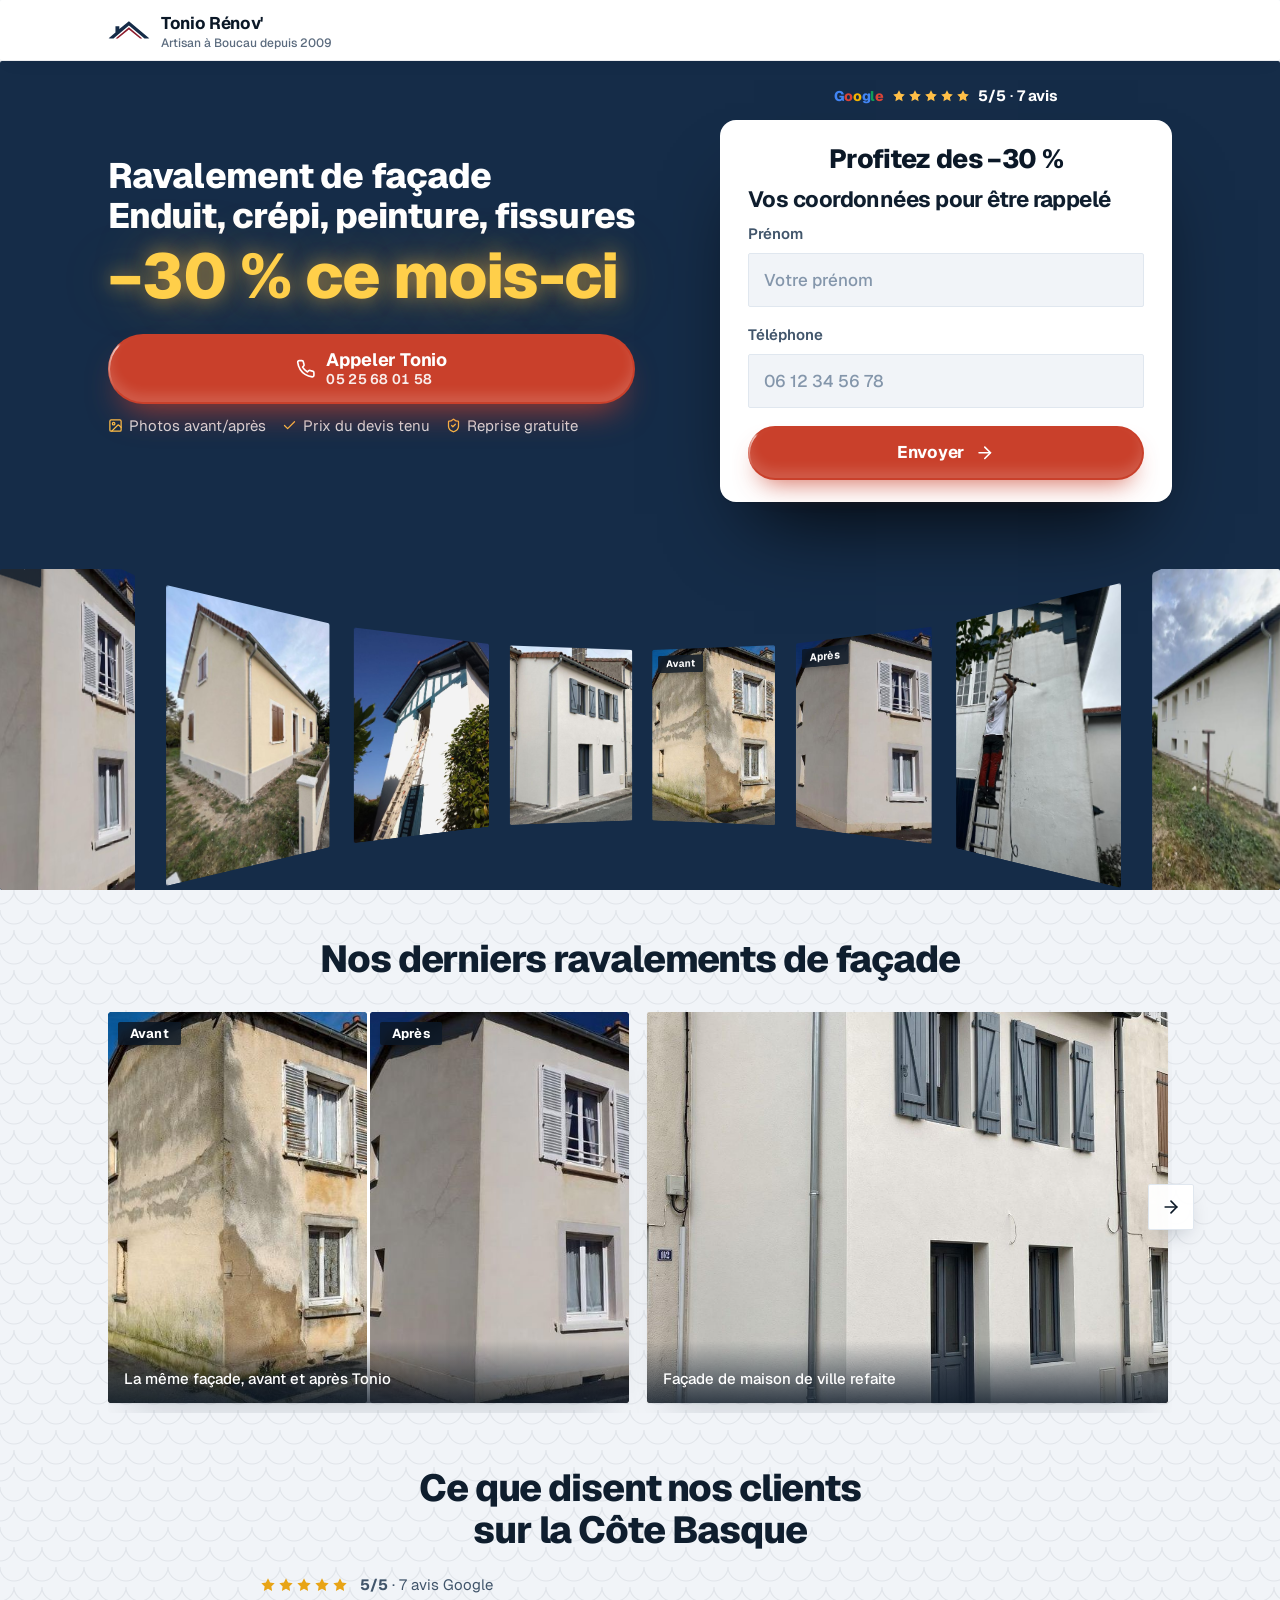
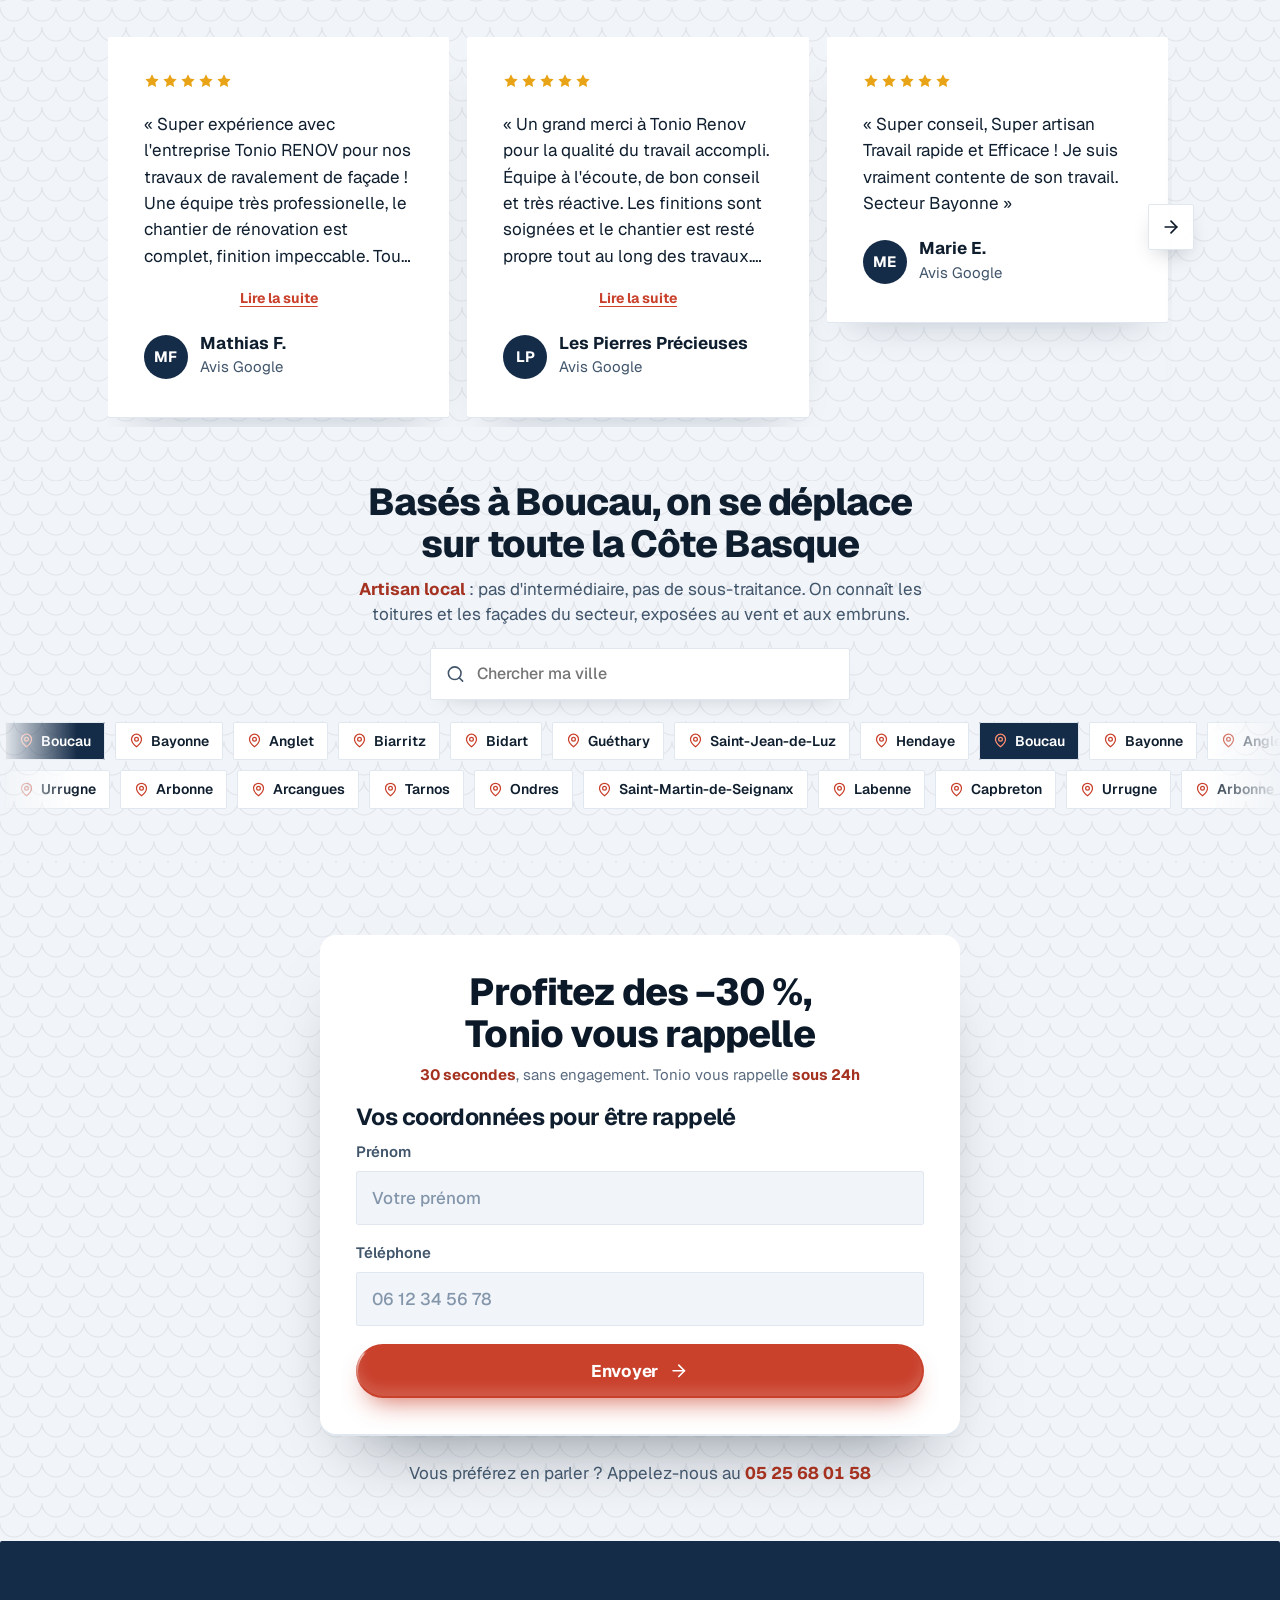
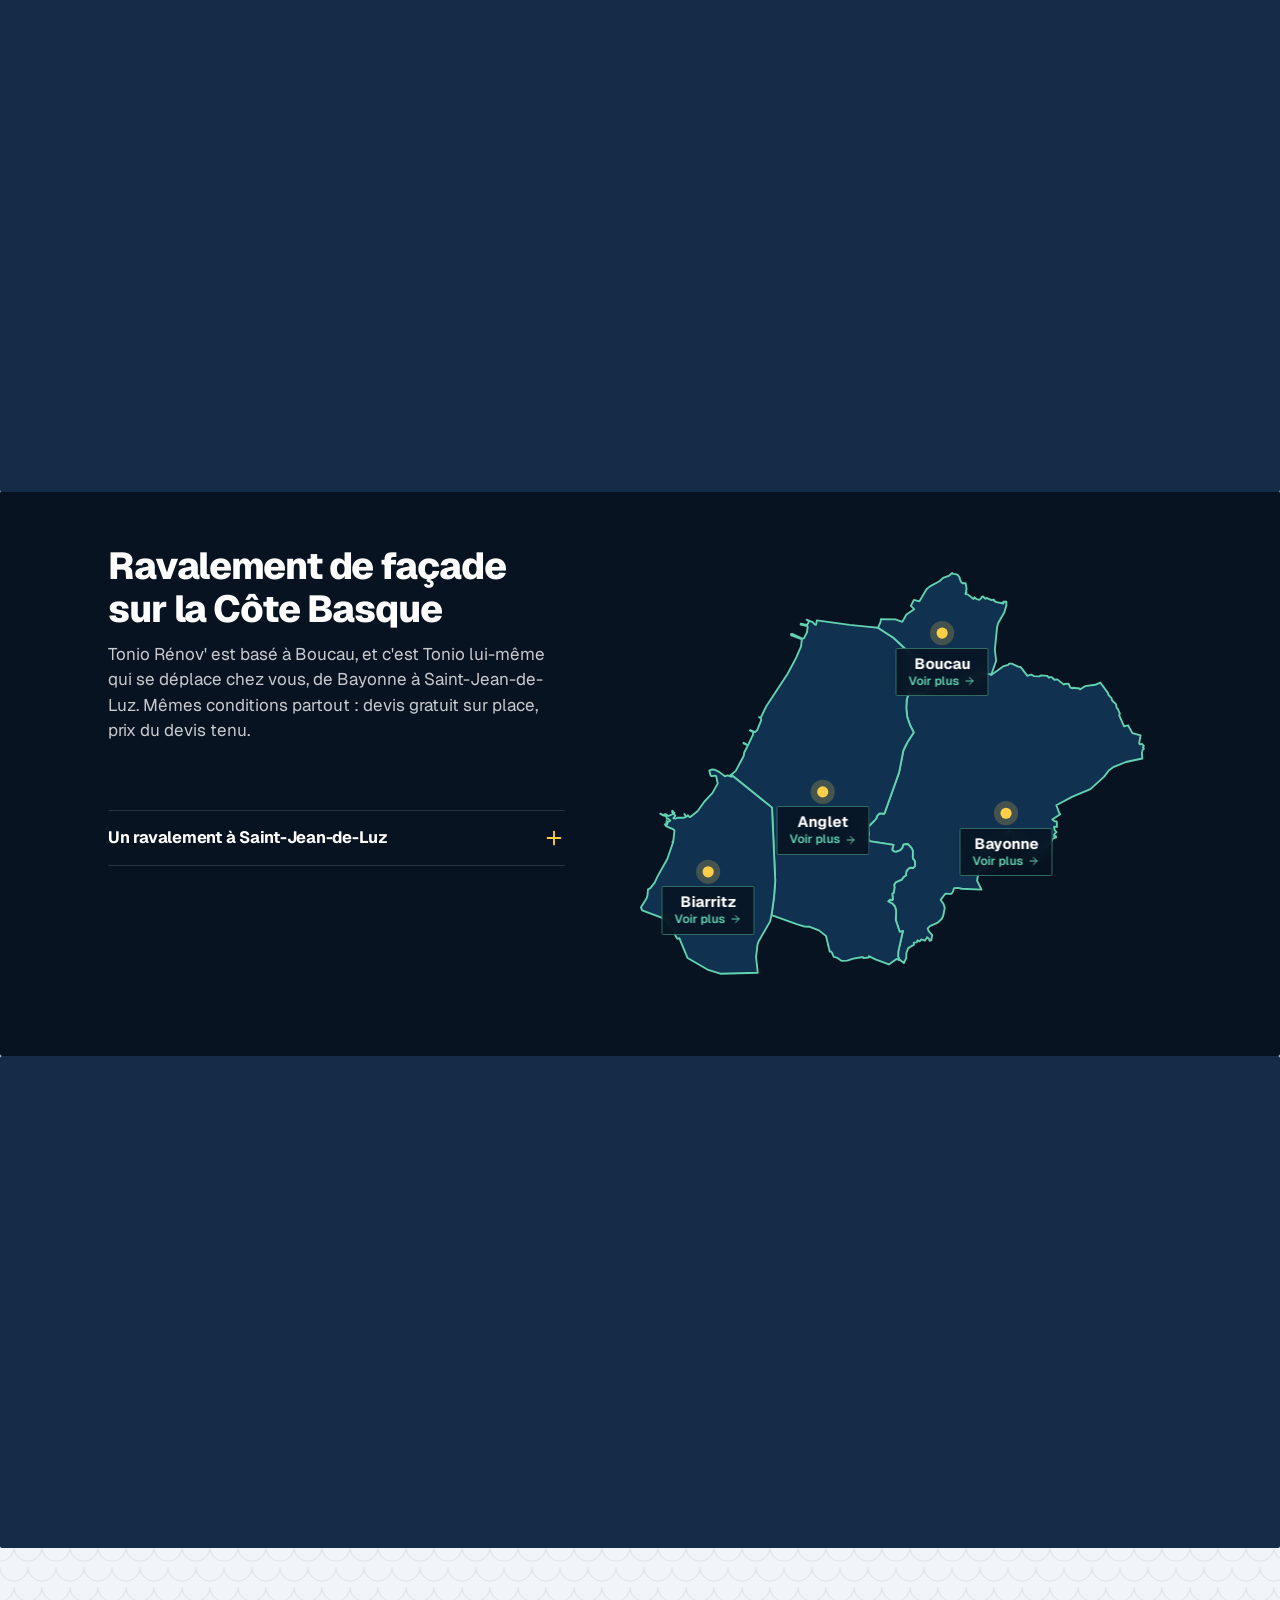
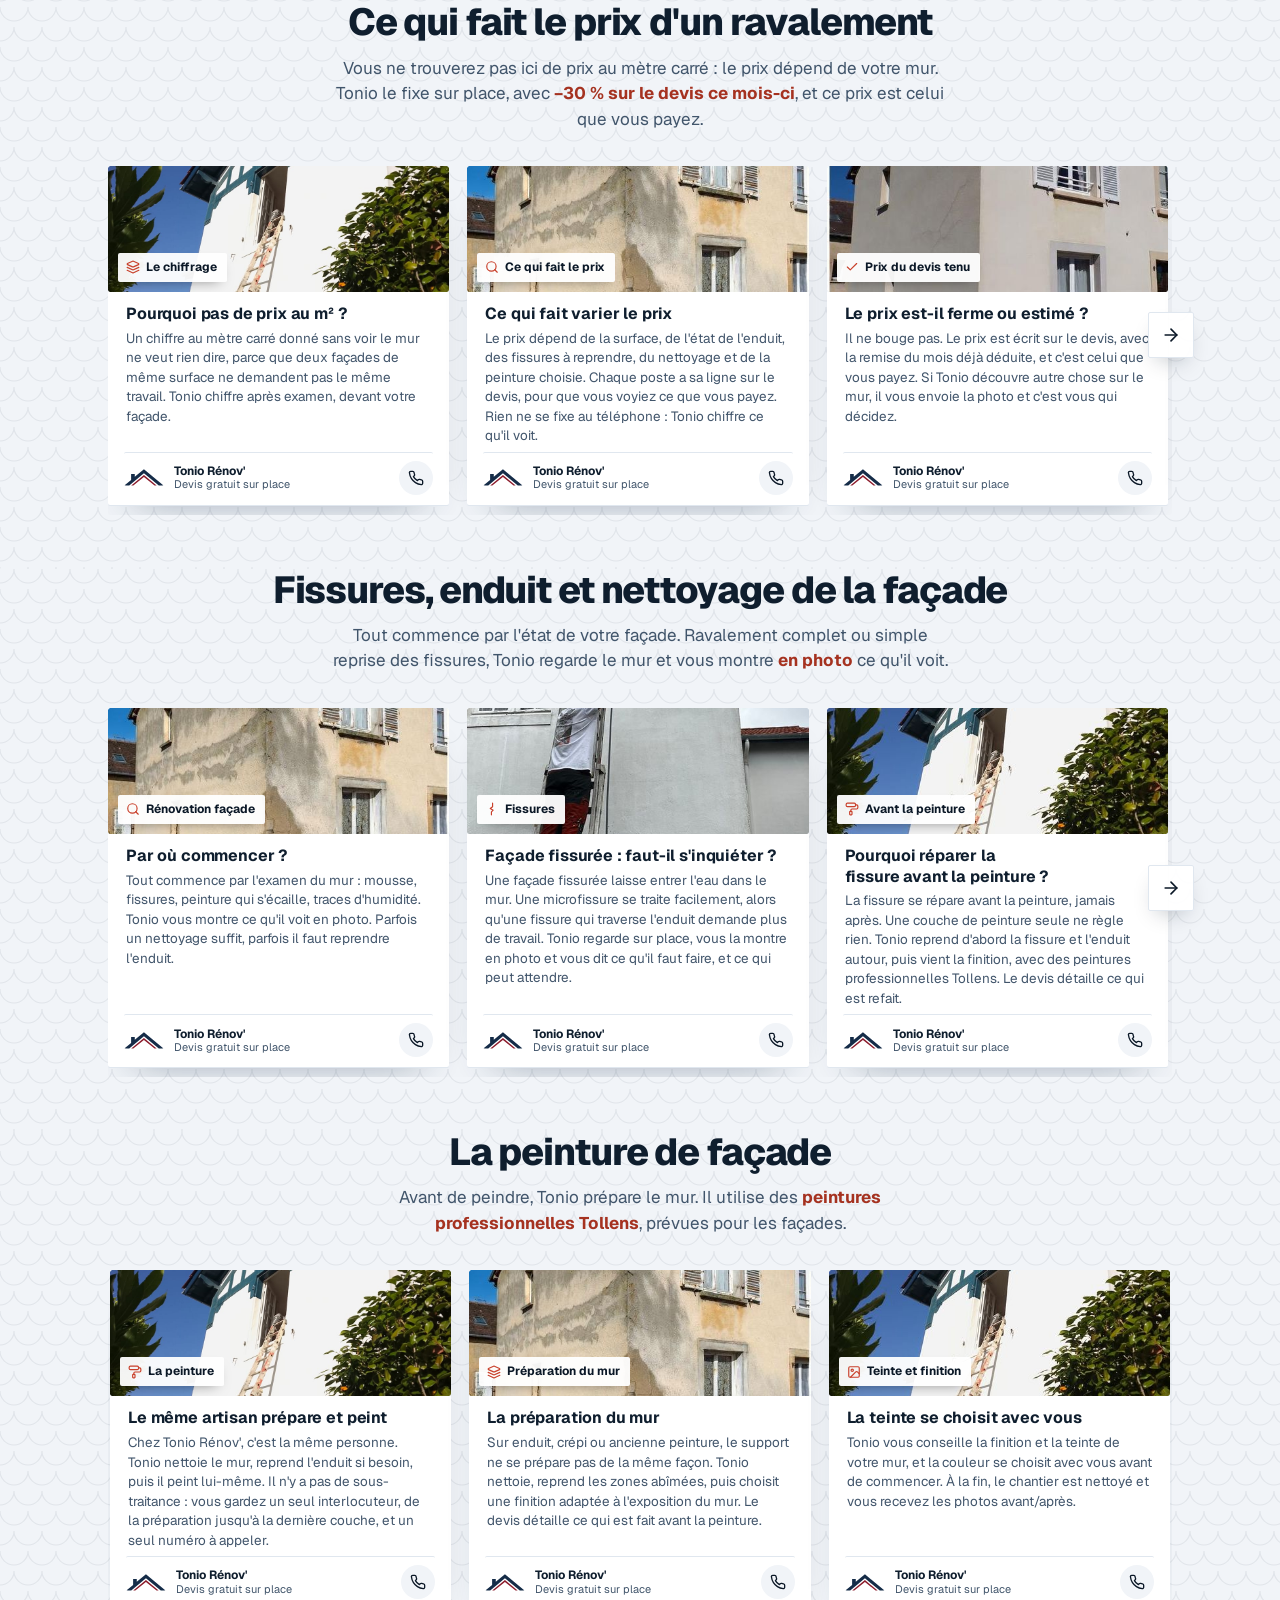
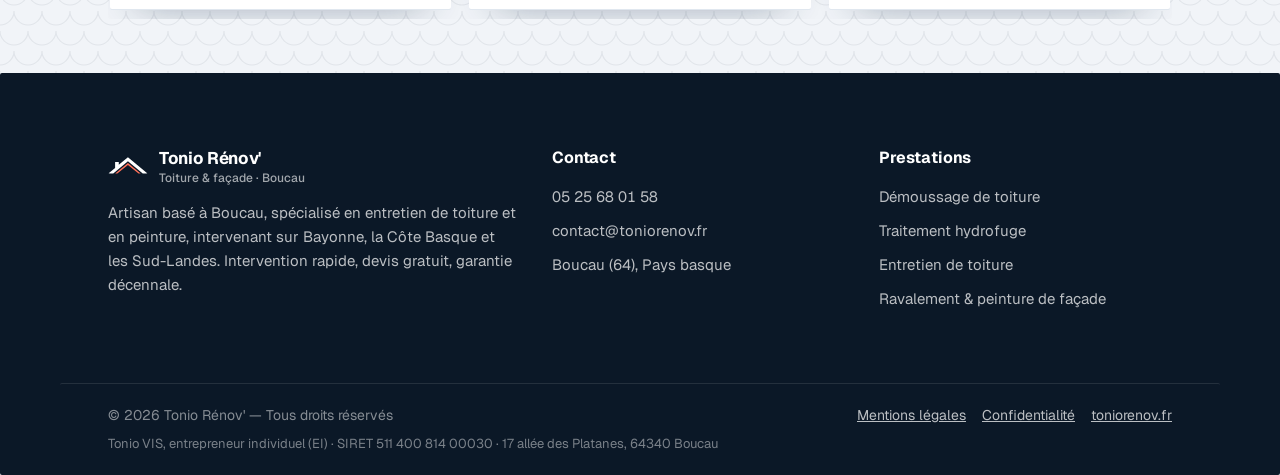
<file: ravalement/index.html>
<!DOCTYPE html>
<html lang="fr">
<head>
<script>document.documentElement.classList.add('js')</script>
<!-- Google Tag Manager -->
<script>(function(w,d,s,l,i){w[l]=w[l]||[];w[l].push({'gtm.start':
new Date().getTime(),event:'gtm.js'});var f=d.getElementsByTagName(s)[0],
j=d.createElement(s),dl=l!='dataLayer'?'&l='+l:'';j.async=true;j.src=
'https://www.googletagmanager.com/gtm.js?id='+i+dl;f.parentNode.insertBefore(j,f);
})(window,document,'script','dataLayer','GTM-5VBQJ4RZ');</script>
<!-- End Google Tag Manager -->
<!-- Google Ads Conversion Tag (direct, backup de GTM) -->
<script async src="https://www.googletagmanager.com/gtag/js?id=AW-18220615555"></script>
<script>
window.dataLayer = window.dataLayer || [];
function gtag(){dataLayer.push(arguments);}
gtag('js', new Date());
gtag('config', 'AW-18220615555');
</script>
<!-- End Google Ads Conversion Tag -->
<meta charset="UTF-8">
<meta name="viewport" content="width=device-width, initial-scale=1">
<title>Ravalement façade Bayonne, Anglet, Biarritz · Tonio Rénov'</title>
<meta name="description" content="Ravalement façade Bayonne, Anglet, Biarritz : devis gratuit, prix ferme après visite, −30 % sur le devis ce mois-ci. Photos avant/après. Tonio, Boucau.">
<meta name="theme-color" content="#0b1827">
<meta property="og:type" content="website">
<meta property="og:title" content="Ravalement façade Bayonne, Anglet, Biarritz · Tonio Rénov'">
<meta property="og:description" content="Ravalement façade Bayonne, Anglet, Biarritz : devis gratuit, prix ferme après visite, −30 % sur le devis ce mois-ci. Photos avant/après. Tonio, Boucau.">
<meta property="og:image" content="https://potentieel.fr/tonio-renov/facade.jpg">
<link rel="canonical" href="https://potentieel.fr/tonio-renov/ravalement/">
<link rel="icon" type="image/svg+xml" href="/favicon.svg">
<link rel="preload" as="image" href="/facade.jpg" fetchpriority="high">
<link rel="preconnect" href="https://fonts.googleapis.com">
<link rel="preconnect" href="https://fonts.gstatic.com" crossorigin>
<link href="https://fonts.googleapis.com/css2?family=Geist:wght@400;500;600;700;800&amp;display=swap" rel="stylesheet">
<style>
/* =====================================================================
   Tonio Rénov' — landings Google Ads (modèle réutilisable)
   Source unique du design : _src/style.css  → build.py l'injecte dans
   chacune des pages. Ne pas éditer les index.html générés à la main.
   Palette tirée du logo (marine + rouge) et de la tuile canal du métier.
   ===================================================================== */
:root{
  --nuit:#0b1827;
  --marine:#152c48;
  --marine-2:#21456b;
  --tuile:#c9402b;
  --tuile-fonce:#a53220;
  --tuile-clair:#ff9070;
  --jaune:#ffd23f;
  --ciel:#f1f4f8;
  --ciel-2:#e0e7ef;
  --texte:#0f1e2e;
  --texte-2:#41556b;
  --vert:#2f8a5b;
  --vert-clair:#8fd4ac;
  --font:'Geist',system-ui,-apple-system,'Segoe UI',Roboto,'Helvetica Neue',Arial,sans-serif;
  --ease:cubic-bezier(.22,1,.36,1);
  --gutter:clamp(20px,5vw,48px);
  --max:1160px;
  --r:16px;
  /* écailles de tuile : texture discrète des fonds clairs */
  --ecailles:url("data:image/svg+xml,%3Csvg xmlns='http://www.w3.org/2000/svg' width='56' height='40' viewBox='0 0 56 40'%3E%3Cg fill='none' stroke='%23152c48' stroke-opacity='.075' stroke-width='1.2'%3E%3Cpath d='M0 20a14 14 0 0 0 28 0M28 20a14 14 0 0 0 28 0'/%3E%3Cpath d='M-14 0a14 14 0 0 0 28 0M14 0a14 14 0 0 0 28 0M42 0a14 14 0 0 0 28 0'/%3E%3Cpath d='M-14 40a14 14 0 0 0 28 0M14 40a14 14 0 0 0 28 0M42 40a14 14 0 0 0 28 0'/%3E%3C/g%3E%3C/svg%3E");
  --ecailles-blanc:url("data:image/svg+xml,%3Csvg xmlns='http://www.w3.org/2000/svg' width='56' height='40' viewBox='0 0 56 40'%3E%3Cg fill='none' stroke='%23ffffff' stroke-opacity='.12' stroke-width='1.2'%3E%3Cpath d='M0 20a14 14 0 0 0 28 0M28 20a14 14 0 0 0 28 0'/%3E%3Cpath d='M-14 0a14 14 0 0 0 28 0M14 0a14 14 0 0 0 28 0M42 0a14 14 0 0 0 28 0'/%3E%3Cpath d='M-14 40a14 14 0 0 0 28 0M14 40a14 14 0 0 0 28 0M42 40a14 14 0 0 0 28 0'/%3E%3C/g%3E%3C/svg%3E");
}

*,*::before,*::after{box-sizing:border-box}
html{scroll-behavior:smooth;scroll-padding-top:84px;-webkit-text-size-adjust:100%}
body{margin:0;background:var(--ciel);color:var(--texte);font-family:var(--font);font-size:1.0625rem;line-height:1.6;-webkit-font-smoothing:antialiased;text-rendering:optimizeLegibility;font-optical-sizing:auto}
img{max-width:100%;height:auto;display:block}
h1,h2,h3,p,ul,ol,figure,blockquote{margin:0}
ul,ol{padding:0;list-style:none}
a{color:inherit}
strong{font-weight:700;color:var(--tuile-fonce)}
::selection{background:var(--tuile);color:#fff}
:focus-visible{outline:3px solid var(--tuile-clair);outline-offset:3px;border-radius:6px}
.wrap{width:100%;max-width:var(--max);margin-inline:auto;padding-inline:var(--gutter)}
.sr{position:absolute;width:1px;height:1px;overflow:hidden;clip:rect(0 0 0 0);white-space:nowrap}
.skip{position:absolute;left:12px;top:-60px;z-index:100;background:#fff;color:var(--texte);padding:10px 16px;border-radius:10px;font-weight:600;text-decoration:none;transition:top .2s}
.skip:focus{top:12px}
.ic{width:1.25em;height:1.25em;flex:none;stroke:currentColor;fill:none;stroke-width:2;stroke-linecap:round;stroke-linejoin:round}
.ic-fill{fill:currentColor;stroke:none}

/* ---------- Titres ---------- */
h1,h2,h3{font-weight:800;letter-spacing:-.03em;line-height:1.06;text-wrap:balance}
h2{font-size:clamp(1.9rem,1rem + 3.6vw,3.2rem)}
h3{font-size:1.1875rem;letter-spacing:-.015em;line-height:1.25;font-weight:700}
.lead{font-size:1.1875rem;color:var(--texte-2);max-width:56ch;text-wrap:pretty}
h2+.lead,h2+p{margin-top:20px}
.on-dark{color:#fff}
.on-dark strong{color:var(--tuile-clair)}
.on-dark .lead{color:rgba(255,255,255,.78)}
/* Rareté honnête : petit paragraphe italique discret au-dessus du CTA final, pose la capacité réelle sans faire de pression fake. */
.rarete{margin-top:14px;font-size:.9375rem;color:rgba(255,255,255,.72);font-style:italic}
/* PS final : vendre contre le coût de l'inaction (Sabri). Plus petit que le body mais pas caché, tout le monde scroll jusqu'ici. */
.ps{margin-top:22px;max-width:62ch;margin-inline:auto;font-size:.9375rem;line-height:1.55;color:rgba(255,255,255,.82);text-wrap:pretty}
.ps strong{color:#fff}

/* Animation de titres (21st.dev « Blur Out Up ») : chaque mot sort du flou */
.w{display:inline-block}
@keyframes fadeUp{from{opacity:0;transform:translateY(18px)}to{opacity:1;transform:none}}
/* Rien ici ne masque le contenu : les classes .reveal / .split restent dans le HTML
   mais n'ont plus d'effet. Une animation d'apparition qui n'avance pas (onglet en
   arrière-plan, appareil lent, navigateur bridé) laissait le texte à opacité 0 —
   inacceptable sur une page qui reçoit du trafic payant. */

/* ---------- Boutons (21st.dev « Shimmer Button » : lumière qui longe le contour) ---------- */
.btn{--h:58px;position:relative;isolation:isolate;overflow:hidden;display:inline-flex;align-items:center;justify-content:center;gap:.65em;min-height:var(--h);padding:0 1.8rem;border:0;border-radius:999px;font:700 1.0625rem/1 var(--font);letter-spacing:-.005em;text-decoration:none;cursor:pointer;white-space:nowrap;transition:transform .3s var(--ease),box-shadow .3s var(--ease),color .3s;-webkit-tap-highlight-color:transparent;touch-action:manipulation}
.btn:active{transform:translateY(1px) scale(.985)}
.btn .ic{width:1.15em;height:1.15em}
.btn .arr{transition:transform .35s var(--ease)}
.btn:hover .arr{transform:translateX(5px)}
.btn .btn-ph{animation:btnPhone 2.4s ease-in-out infinite}
@keyframes btnPhone{0%,70%,100%{transform:rotate(0)}10%{transform:rotate(-14deg)}20%{transform:rotate(14deg)}30%{transform:rotate(-10deg)}40%{transform:rotate(10deg)}50%{transform:rotate(0)}}
.btn-sm{--h:42px;padding:0 1.15rem;font-size:.9375rem}

.btn-call{background:var(--tuile);color:#fff;box-shadow:0 18px 34px -14px rgba(201,64,43,.85)}
.btn-call:hover{transform:translateY(-3px);box-shadow:0 24px 40px -14px rgba(201,64,43,.95)}
.sh-spark{position:absolute;inset:0;z-index:-2;overflow:hidden;container-type:size;filter:blur(1.5px);border-radius:inherit}
.sh-slide{position:absolute;inset:0;height:100cqh;aspect-ratio:1;animation:shSlide 3.4s ease-in-out infinite alternate}
.sh-spin{position:absolute;inset:-100%;width:auto;background:conic-gradient(from calc(270deg - 45deg),transparent 0,rgba(255,255,255,.95) 90deg,transparent 90deg);animation:shSpin 6.8s linear infinite}
.sh-back{position:absolute;inset:2px;z-index:-1;border-radius:inherit;background:var(--tuile);box-shadow:inset 0 -8px 12px rgba(255,255,255,.14);transition:box-shadow .3s}
.btn-call:hover .sh-back{box-shadow:inset 0 -10px 14px rgba(255,255,255,.26)}
@keyframes shSlide{to{transform:translate(calc(100cqw - 100%),0)}}
@keyframes shSpin{0%{transform:translateZ(0) rotate(0)}15%,35%{transform:translateZ(0) rotate(90deg)}65%,85%{transform:translateZ(0) rotate(270deg)}100%{transform:translateZ(0) rotate(360deg)}}
.ring{transform-origin:50% 50%;animation:ring 4.2s ease-in-out infinite}
@keyframes ring{0%,60%,100%{transform:rotate(0)}6%{transform:rotate(-16deg)}12%{transform:rotate(14deg)}18%{transform:rotate(-12deg)}24%{transform:rotate(10deg)}30%{transform:rotate(-6deg)}36%{transform:rotate(0)}}

.btn-ghost{background:rgba(255,255,255,.08);color:#fff;box-shadow:inset 0 0 0 1.5px rgba(255,255,255,.42);backdrop-filter:blur(8px);-webkit-backdrop-filter:blur(8px)}
.btn-ghost::before{content:"";position:absolute;inset:0;z-index:-1;background:#fff;transform:translateY(102%);transition:transform .5s var(--ease)}
.btn-ghost:hover{color:var(--nuit);transform:translateY(-3px)}
.btn-ghost:hover::before{transform:none}

.btn-light{background:#fff;color:var(--tuile-fonce);box-shadow:0 18px 34px -16px rgba(11,24,39,.55)}
.btn-light:hover{transform:translateY(-3px)}
.btn-outline-light{background:transparent;color:#fff;box-shadow:inset 0 0 0 1.5px rgba(255,255,255,.65)}
.btn-outline-light::before{content:"";position:absolute;inset:0;z-index:-1;background:#fff;transform:translateY(102%);transition:transform .5s var(--ease)}
.btn-outline-light:hover{color:var(--tuile-fonce);transform:translateY(-3px)}
.btn-outline-light:hover::before{transform:none}

/* ---------- Barre du haut : visible dès l'arrivée, reste collée en scrollant ---------- */
.bar{position:sticky;top:0;z-index:60;background:rgba(11,24,39,.96);-webkit-backdrop-filter:blur(16px) saturate(1.3);backdrop-filter:blur(16px) saturate(1.3);border-bottom:1px solid rgba(255,255,255,.09);transition:box-shadow .3s}
body.scrolled .bar{box-shadow:0 12px 30px -18px rgba(0,0,0,.7)}
.bar-in{max-width:var(--max);margin-inline:auto;height:64px;padding-inline:var(--gutter);display:flex;align-items:center;justify-content:space-between;gap:14px}
.brand{display:flex;align-items:center;gap:11px;color:#fff;text-decoration:none;min-width:0}
.brand svg{width:40px;height:auto;flex:none}
.brand b{font-size:1.0625rem;font-weight:700;letter-spacing:-.02em;white-space:nowrap}
.brand small{display:block;font-size:.75rem;font-weight:500;color:rgba(255,255,255,.62);letter-spacing:0;line-height:1.1}
/* Header épuré : brand + lien tel discret, PAS de deuxième CTA. Le FAB flottant prend le relais après scroll, et le hero porte le vrai CTA. */
.bar-tel-link{display:inline-flex;align-items:center;gap:.5em;color:#fff;font-weight:600;font-size:.9375rem;text-decoration:none;font-variant-numeric:tabular-nums;letter-spacing:-.01em;padding:8px 10px;border-radius:999px;transition:background .2s}
.bar-tel-link:hover{background:rgba(255,255,255,.08)}
.bar-tel-link .ic{width:1.1em;height:1.1em}
@media(max-width:430px){.brand small{display:none}.bar-tel-num{display:none}.bar-tel-link{padding:10px}}

/* ---------- Hero : la photo EST le fond ---------- */
.hero{position:relative;isolation:isolate;display:flex;align-items:center;color:#fff;background:var(--nuit);overflow:hidden}
.hero-bg{position:absolute;inset:0;z-index:-2}
.hero-bg img{width:100%;height:100%;object-fit:cover;object-position:var(--pos,62% 42%)}
/* Voile tamisé bleu nuit sur toute la photo de fond (règle Emrick 18/11) : fait ressortir texte, bouton et formulaire. */
.hero::before{content:"";position:absolute;inset:0;z-index:-1;background:linear-gradient(rgba(11,24,39,.45),rgba(11,24,39,.45)),linear-gradient(180deg,rgba(11,24,39,.5) 0%,rgba(11,24,39,.12) 26%,rgba(11,24,39,.66) 62%,rgba(11,24,39,.96) 100%),linear-gradient(90deg,rgba(11,24,39,.7) 0%,rgba(11,24,39,.22) 58%,rgba(11,24,39,0) 100%)}
.hero-in{width:100%;max-width:var(--max);margin-inline:auto;padding:clamp(40px,7vh,96px) var(--gutter) clamp(40px,7vh,96px);display:grid;gap:clamp(28px,4vw,56px);align-items:center}
/* Hero centré (demande Emrick 09/11) : plus posé, plus LP de conversion. En desktop quand on passe en split (hero-copy à gauche, formulaire à droite), on revient à text-align:left — un texte centré dans une colonne gauche tombe mal à côté d'un bloc à droite. */
.hero-copy{text-align:center}
.hero-cta{justify-content:center}
.hero-proof{justify-content:center}
.hero h1{font-size:clamp(1.55rem,.9rem + 2.2vw,2.5rem);line-height:1.15;letter-spacing:-.025em;text-wrap:balance}
.hero mark{background:linear-gradient(var(--jaune),var(--jaune)) no-repeat 0 94%/100% .1em;color:var(--jaune);-webkit-box-decoration-break:clone;box-decoration-break:clone;padding-bottom:.06em;white-space:nowrap}
@media(max-width:400px){.hero h1 mark{font-size:.92em}}
.hero-sub{margin-top:clamp(16px,2.4vh,24px);max-width:42ch;font-size:clamp(1.0625rem,.95rem + .55vw,1.3125rem);line-height:1.5;color:rgba(255,255,255,.88);text-wrap:pretty}
.hero-sub strong{color:#fff;font-weight:700;background:linear-gradient(rgba(201,64,43,.55),rgba(201,64,43,.55)) no-repeat 0 100%/100% .38em;padding:0 .06em}
.hero-cta{margin-top:clamp(20px,3.5vh,32px);display:flex;flex-wrap:wrap;align-items:center;gap:14px 20px}
.hero-proof{margin-top:16px;display:flex;flex-wrap:wrap;align-items:center;gap:8px 16px;font-size:.9375rem;color:rgba(255,255,255,.85)}
.stars{display:inline-flex;gap:2px;color:#ffbf47}
.stars .ic{width:16px;height:16px}
.hero-proof span{display:inline-flex;align-items:center;gap:.4em}
.hero-proof .ic{width:1em;height:1em;color:#ffbf47}
.hero-num{font-variant-numeric:tabular-nums;font-weight:600;color:#fff;letter-spacing:.01em}
.hero-num::before{content:"·";margin-right:.5em;color:rgba(255,255,255,.4)}
/* Badge « Avis Google · 23 avis » juste au-dessus du CTA — social proof pointée, pas pavé. */
.google-badge{display:inline-flex;align-items:center;gap:.55em;margin-top:clamp(18px,3vh,24px);padding:7px 14px 7px 12px;background:rgba(255,255,255,.08);border:1px solid rgba(255,255,255,.14);border-radius:999px;color:#fff;text-decoration:none;font-size:.9375rem;font-weight:500;transition:background .2s}
.google-badge:hover{background:rgba(255,255,255,.14)}
.google-badge .g-logo{display:inline-flex;font-family:Geist,system-ui,sans-serif;font-weight:800;font-size:.875rem;letter-spacing:-.02em}
.google-badge .g-logo b{font-weight:800}
.google-badge .stars .ic{width:14px;height:14px}
.google-badge b{font-weight:700}
/* CTA primaire du hero : même intensité que btn-call pour que « Décrire mon besoin » porte seul la conversion. */
.btn-primary{background:var(--tuile);color:#fff;box-shadow:0 18px 34px -14px rgba(201,64,43,.85)}
.btn-primary:hover{transform:translateY(-3px);box-shadow:0 24px 40px -14px rgba(201,64,43,.95)}
.btn-primary:hover .sh-back{box-shadow:inset 0 -10px 14px rgba(255,255,255,.26)}
.btn-stack{--h:70px;padding:0 1.7rem}
.btn-stack .btn-txt{display:inline-flex;flex-direction:column;align-items:flex-start;line-height:1.05;text-align:left}
.btn-stack .btn-txt b{font-weight:700;font-size:1.3125rem;letter-spacing:-.005em;font-variant-numeric:tabular-nums}
.btn-stack .btn-txt small{font-weight:500;font-size:.78125rem;opacity:.92;letter-spacing:.01em;margin-top:2px;text-transform:none}
@media(max-width:560px){.btn-stack{--h:66px;padding:0 1.35rem}.btn-stack .btn-txt b{font-size:1.1875rem}.btn-stack .btn-txt small{font-size:.75rem}}
@media(max-width:360px){.btn-stack .btn-txt b{font-size:1.125rem}}
/* Appel direct : lien assumé, pas 2e bouton concurrent. Le numéro reste visible pour les urgents. */
.btn-tel{display:inline-flex;align-items:center;gap:.55em;color:#fff;font-weight:600;font-size:1rem;text-decoration:underline;text-decoration-color:rgba(255,255,255,.4);text-underline-offset:4px;transition:text-decoration-color .2s}
.btn-tel:hover{text-decoration-color:#fff}
.btn-tel b{font-variant-numeric:tabular-nums;letter-spacing:.01em}
.btn-tel .ic{width:1.15em;height:1.15em}
@media(max-width:560px){
  .hero-cta .btn{width:100%}
  .hero-in{padding:30px var(--gutter) 24px}
  .hero-sub{margin-top:16px}
  .hero-cta{margin-top:22px;gap:14px}
  .hero-cta .btn{--h:54px}
  .btn-tel{justify-content:center;width:100%;padding:8px 0}
  .hero-proof{margin-top:14px;gap:6px 14px;font-size:.875rem}
  .google-badge{font-size:.875rem;padding:6px 12px 6px 10px}
  .hero-eyebrow{font-size:.8125rem;gap:6px 14px}
}

/* ---------- Formulaire du hero ----------
   Ordinateur : texte et boutons à gauche, formulaire à droite, sur la même ligne.
   Mobile : titre + boutons d'appel d'abord, formulaire directement en dessous. */
@media(min-width:1060px){
  .hero-in{grid-template-columns:minmax(0,1fr) minmax(392px,452px);padding-block:clamp(72px,8vh,112px)}
  .hero::before{background:linear-gradient(rgba(11,24,39,.42),rgba(11,24,39,.42)),linear-gradient(90deg,rgba(11,24,39,.92) 0%,rgba(11,24,39,.72) 46%,rgba(11,24,39,.5) 100%),linear-gradient(180deg,rgba(11,24,39,.35) 0%,rgba(11,24,39,.2) 40%,rgba(11,24,39,.6) 100%)}
  /* Quand hero split (texte à gauche, formulaire à droite), le centrage tombe mal. On revient à gauche. */
  .hero-copy{text-align:left}
  .hero-cta{justify-content:flex-start}
  .hero-proof{justify-content:flex-start}
  /* Garantit que la colonne droite (formulaire) ne touche jamais le bord bas du hero. */
  .hero-form{padding-bottom:8px}
}
.hero-form{min-width:0}
.hf-head{margin-bottom:18px;text-align:center}
.hf-t{font-size:clamp(1.45rem,1.15rem + 1.1vw,1.9rem);line-height:1.15;letter-spacing:-.03em;color:#fff}
.hf-sub{margin-top:8px;font-size:1rem;line-height:1.5;color:rgba(255,255,255,.8)}
.hf-sub strong{color:#fff}
.hero-form .devis-shell{margin:0;max-width:none;box-shadow:0 2px 0 rgba(11,24,39,.14),0 46px 80px -34px rgba(0,0,0,.9)}
.hero-form .progress{margin-bottom:24px}
@media(max-width:1059px){
  .hero-form{margin-top:clamp(20px,3.5vh,32px);max-width:640px}
  .hero-in{gap:0}
}

/* ---------- Bandeau de preuves ---------- */
.band{background:var(--marine);color:#fff}
.band ul{display:grid;grid-template-columns:repeat(2,minmax(0,1fr))}
.band li{display:flex;align-items:center;gap:14px;padding:22px clamp(14px,2.2vw,28px);border-top:1px solid rgba(255,255,255,.1);border-left:1px solid rgba(255,255,255,.1)}
.band li:nth-child(-n+2){border-top:0}
.band li:nth-child(odd){border-left:0}
.band .ic{width:30px;height:30px;color:var(--tuile-clair)}
.band b{display:block;font-size:1rem;letter-spacing:-.01em;line-height:1.2}
.band small{display:block;font-size:.875rem;color:rgba(255,255,255,.68);line-height:1.3;margin-top:2px}
@media(min-width:1040px){.band ul{grid-template-columns:repeat(5,minmax(0,1fr))}.band li{border-top:0;border-left:1px solid rgba(255,255,255,.1)}.band li:nth-child(odd){border-left:1px solid rgba(255,255,255,.1)}.band li:first-child{border-left:0}}
@media(max-width:1039px){.band li:last-child{grid-column:1/-1;border-left:0;justify-content:center}}

.lbl-short{display:none}
@media(max-width:380px){
  .lbl-short{display:inline}.lbl-long{display:none}
  .brand svg{width:34px}
  .band li{padding:18px 12px;gap:10px}
  .band .ic{width:24px;height:24px}
  .band b{font-size:.9375rem}
  .band small{font-size:.8125rem}
  .bar-in{gap:8px}
  .btn-sm{padding:0 .95rem}
  .fab{min-height:54px;padding:0 1.25rem 0 1.05rem}
}

/* ---------- Sections ---------- */
.sec{padding-block:clamp(64px,9vw,120px)}
.sec-light{background:var(--ciel) var(--ecailles)}
.sec-dark{background:var(--nuit);color:#fff}
.sec-head{max-width:760px}
.sec-head.center{margin-inline:auto;text-align:center}
.sec-head .lead{margin-top:18px}
.sec-head.center .lead{margin-inline:auto}

/* Galerie photos : vraies réalisations Tonio scrapées sur toniorenov.fr.
   Remplace la section « avant/après + bullet points » qui était trop verbeuse.
   Mobile 1 col, desktop 3 col, hover zoom léger, caption géolocalisée en bas. */
.gal-grid{list-style:none;margin:28px 0 0;padding:0;display:grid;grid-template-columns:1fr;gap:14px}
@media(min-width:760px){.gal-grid{grid-template-columns:repeat(3,1fr);gap:20px}}
.gal-grid li{position:relative;aspect-ratio:4/3;overflow:hidden;border-radius:16px;background:var(--trait,#e6e2db);box-shadow:0 1px 2px rgba(11,24,39,.06),0 24px 38px -24px rgba(11,24,39,.22)}
.gal-grid img{width:100%;height:100%;object-fit:cover;display:block;transition:transform .5s ease}
.gal-grid li:hover img{transform:scale(1.05)}
.gal-grid figcaption{position:absolute;inset:auto 0 0 0;padding:28px 16px 14px;color:#fff;font-weight:500;font-size:.9375rem;background:linear-gradient(transparent,rgba(11,24,39,.78));line-height:1.3}

/* signes : lignes, pas de cartes */
.signs-grid{display:grid;gap:clamp(30px,5vw,72px)}
@media(min-width:920px){.signs-grid{grid-template-columns:.92fr 1.08fr;align-items:start}.signs-head{position:sticky;top:104px}}
.sign{display:grid;grid-template-columns:52px 1fr;gap:18px;padding:26px 0;border-top:1px solid var(--ciel-2);align-items:start}
.sign:last-child{border-bottom:1px solid var(--ciel-2)}
.sign-ic{width:52px;height:52px;border-radius:14px;background:var(--marine);color:#fff;display:grid;place-items:center;transition:transform .5s var(--ease),background .3s}
.sign:hover .sign-ic{transform:rotate(-6deg) scale(1.06);background:var(--tuile)}
.sign-ic .ic{width:24px;height:24px}
.sign p{margin-top:6px;color:var(--texte-2);max-width:52ch}

/* méthode : vraie séquence → numérotée */
.steps{position:relative;display:grid;gap:34px;margin-top:clamp(40px,6vw,72px)}
.steps::before,.steps::after{content:"";position:absolute;left:25px;top:26px;bottom:26px;width:2px;background:rgba(255,255,255,.14)}
.steps::after{background:var(--tuile);transform:scaleY(0);transform-origin:top;transition:transform .9s var(--ease) .1s}
.steps.in::after{transform:scaleY(1)}
.step{position:relative;z-index:1;padding-left:76px}
.step-n{position:absolute;left:0;top:0;width:52px;height:52px;border-radius:50%;display:grid;place-items:center;background:var(--nuit);box-shadow:inset 0 0 0 2px rgba(255,255,255,.22);font-weight:800;font-size:1.125rem;color:var(--tuile-clair);font-variant-numeric:tabular-nums}
.step p{margin-top:8px;color:rgba(255,255,255,.74);max-width:36ch}
.step h3{padding-top:12px}
@media(min-width:920px){
  .steps{grid-template-columns:repeat(4,1fr);gap:28px}
  .steps::before,.steps::after{left:26px;right:26px;top:25px;bottom:auto;height:2px;width:auto}
  .steps::after{transform:scaleX(0);transform-origin:left}
  .steps.in::after{transform:scaleX(1)}
  .step{padding:78px 0 0}
  .step-n{left:0}
  .step h3{padding-top:0}
}

/* avant / après */
.real-grid{display:grid;gap:clamp(24px,4vw,40px) clamp(30px,5vw,72px);grid-template-areas:"head" "ba" "list";align-items:start}
.real-head{grid-area:head}
.real-list{grid-area:list;display:grid;gap:16px}
.ba-col{grid-area:ba;min-width:0}
@media(min-width:920px){.real-grid{grid-template-columns:1.1fr .9fr;grid-template-areas:"ba head" "ba list";align-items:start;grid-template-rows:auto 1fr}.real-list{margin-top:6px}}
.real-list li{display:flex;gap:14px;align-items:flex-start;color:var(--texte)}
.real-list .ic{margin-top:.2em;color:var(--vert);width:22px;height:22px}
.ba{margin:0}
.ba-stage{position:relative;aspect-ratio:4/3.3;border-radius:var(--r);overflow:hidden;background:var(--marine);user-select:none;-webkit-user-select:none;box-shadow:0 30px 60px -36px rgba(11,24,39,.7)}
.ba-img{position:absolute;inset:0;width:100%;height:100%;object-fit:cover;display:block}
.ba-before{clip-path:inset(0 calc(100% - var(--pos,50%)) 0 0)}
.ba-line{position:absolute;top:0;bottom:0;left:var(--pos,50%);width:3px;margin-left:-1.5px;background:#fff;box-shadow:0 0 22px rgba(0,0,0,.45);pointer-events:none}
.ba-knob{position:absolute;top:50%;left:50%;width:52px;height:52px;border-radius:50%;background:#fff;color:var(--nuit);display:grid;place-items:center;transform:translate(-50%,-50%);box-shadow:0 10px 26px -6px rgba(0,0,0,.55)}
.ba-knob .ic{width:24px;height:24px;stroke-width:2.4}
.ba-tag{position:absolute;top:14px;z-index:2;padding:8px 14px;border-radius:999px;background:rgba(11,24,39,.78);color:#fff;font-weight:700;font-size:.875rem;letter-spacing:-.005em;pointer-events:none;-webkit-backdrop-filter:blur(6px);backdrop-filter:blur(6px)}
.ba-tag-b{left:14px}
.ba-tag-a{right:14px;background:var(--tuile)}
.ba-range{position:absolute;inset:0;width:100%;height:100%;margin:0;opacity:0;cursor:ew-resize;-webkit-appearance:none;appearance:none;background:transparent;touch-action:pan-y;z-index:3}
.ba-range::-webkit-slider-thumb{-webkit-appearance:none;width:1px;height:100vh}
.ba-range::-moz-range-thumb{width:1px;height:100%;border:0;background:transparent}
.ba-range:focus-visible ~ .ba-line .ba-knob{outline:3px solid var(--tuile-clair);outline-offset:3px}
.ba-note{margin-top:12px;font-size:.875rem;color:var(--texte-2);display:flex;align-items:center;gap:.5em}
.ba-note .ic{width:16px;height:16px;flex:none}
.ba-split{display:grid;gap:12px}
@media(min-width:560px){.ba-split{grid-template-columns:1fr 1fr}}
.ba-split figure{margin:0;position:relative;border-radius:var(--r);overflow:hidden;aspect-ratio:16/11;background:var(--marine);box-shadow:0 30px 60px -36px rgba(11,24,39,.7)}
@media(min-width:560px){.ba-split figure{aspect-ratio:4/5}}
.ba-split img{position:absolute;inset:0;width:100%;height:100%;object-fit:cover}
.ba-split figcaption{position:absolute;left:14px;top:14px}

/* fonds photo des sections */
.has-bg{position:relative;isolation:isolate;overflow:hidden}
.sec-bg{position:absolute;inset:0;width:100%;height:100%;object-fit:cover;z-index:-1;pointer-events:none}
.sec-dark .sec-bg{opacity:.3;filter:grayscale(1) contrast(1.1)}
.sec-dark.has-bg::after{content:"";position:absolute;inset:0;z-index:-1;pointer-events:none;background:linear-gradient(180deg,var(--nuit) 0,rgba(11,24,39,.35) 28%,rgba(11,24,39,.35) 72%,var(--nuit) 100%)}
.cta .sec-bg{filter:grayscale(1) brightness(1.6) contrast(1.05);mix-blend-mode:multiply;opacity:.8}

/* avis */
.rev-grid{display:grid;gap:18px;margin-top:clamp(36px,5vw,60px)}
@media(min-width:920px){.rev-grid{grid-template-columns:1.2fr 1fr;grid-template-rows:auto auto}.rev.big{grid-row:1/3}}
.rev{background:#fff;border-radius:var(--r);padding:clamp(24px,3vw,36px);box-shadow:0 1px 0 var(--ciel-2),0 20px 40px -28px rgba(21,44,72,.35);display:flex;flex-direction:column;gap:22px}
.rev blockquote{font-size:1.0625rem;line-height:1.55;color:var(--texte);text-wrap:pretty}
.rev.big blockquote{font-size:clamp(1.35rem,1rem + 1.4vw,1.85rem);line-height:1.3;font-weight:600;letter-spacing:-.02em}
.rev.big{justify-content:flex-start;gap:26px;background:var(--marine);color:#fff;box-shadow:0 30px 60px -34px rgba(11,24,39,.8)}
.rev.big::before{content:"“";font-size:6rem;line-height:.55;height:.42em;color:var(--tuile-clair);font-weight:800;letter-spacing:-.05em}
.rev.big blockquote{color:#fff}
.rev.big .stars{color:#ffbf47}
.rev.big .rev-who small{color:rgba(255,255,255,.7)}
.rev.big .rev-av{background:var(--tuile)}
.rev.big .rev-who{margin-top:auto}
.rev .stars{color:#e8a416}
.rev-who{display:flex;align-items:center;gap:12px;margin-top:auto}
.rev-av{width:44px;height:44px;border-radius:50%;background:var(--marine);color:#fff;display:grid;place-items:center;font-weight:700;font-size:.9375rem;letter-spacing:.02em}
.rev-who b{display:block;line-height:1.2}
.rev-who small{color:var(--texte-2);font-size:.9375rem}
.rev-sum{display:flex;align-items:center;gap:12px;margin-top:22px;color:var(--texte-2);font-size:.9375rem}
.rev-sum .stars{color:#e8a416}

/* réponse à l'intention « prix » : de quoi dépend le devis */

/* devis (formulaire à choix) */
.devis-shell{max-width:640px;margin:clamp(32px,4vw,48px) auto 0;min-width:0;background:#fff;color:var(--texte);border-radius:var(--r);padding:clamp(22px,3.6vw,36px);box-shadow:0 2px 0 var(--ciel-2),0 40px 70px -40px rgba(11,24,39,.55)}
.progress{display:flex;gap:6px;margin-bottom:30px}
.progress i{flex:1;height:5px;border-radius:3px;background:var(--ciel-2);overflow:hidden;position:relative}
.progress i::after{content:"";position:absolute;inset:0;background:var(--tuile);transform:scaleX(0);transform-origin:left;transition:transform .5s var(--ease)}
.progress i.on::after{transform:none}
.fstep{display:none}
.fstep.active{display:block;animation:stepIn .55s var(--ease) both}
@keyframes stepIn{from{opacity:0;filter:blur(5px);transform:translateX(18px)}to{opacity:1;filter:blur(0);transform:none}}
.fcount{display:inline-block;font-size:.8125rem;letter-spacing:.02em;color:var(--tuile-fonce);font-weight:700;margin-bottom:10px;padding:4px 10px;border-radius:999px;background:rgba(201,64,43,.09)}
.fq{font-size:clamp(1.2rem,1rem + .8vw,1.45rem);font-weight:700;letter-spacing:-.025em;line-height:1.25;margin-bottom:8px;text-wrap:balance}
.fhint{display:block;font-size:.9375rem;color:var(--texte-2);margin-bottom:18px}
.opts{display:grid;gap:10px;min-width:0}
@media(min-width:560px){.opts{grid-template-columns:minmax(0,1fr) minmax(0,1fr)}}
.opt > span:not(.tick){flex:1 1 auto;min-width:0;overflow-wrap:break-word}
@media(min-width:560px){.opts .opt{gap:10px;padding:12px 26px 12px 11px}.opts .opt > .ic{padding:7px}.opts .opt .tick{position:absolute;top:7px;right:7px;width:17px;height:17px}.opts .opt .tick .ic{width:10px;height:10px}}
.opt{position:relative;display:flex;align-items:center;gap:13px;width:100%;min-width:0;min-height:66px;padding:13px 15px 13px 13px;text-align:left;font:600 1rem/1.25 var(--font);color:var(--texte);background:var(--ciel);border:1.5px solid var(--ciel-2);border-radius:12px;cursor:pointer;transition:transform .2s var(--ease),border-color .18s,background .18s,box-shadow .18s;-webkit-tap-highlight-color:transparent;touch-action:manipulation}
.opt > .ic{flex:none;width:22px;height:22px;padding:9px;color:var(--tuile);background:rgba(201,64,43,.09);border:1.5px solid rgba(201,64,43,.18);border-radius:50%;box-sizing:content-box;transition:background .18s,border-color .18s,color .18s,transform .18s}
.opt:hover{border-color:var(--tuile);background:#fff;transform:translateY(-2px);box-shadow:0 10px 22px -14px rgba(11,24,39,.55)}
.opt:hover > .ic{background:rgba(201,64,43,.18);border-color:rgba(201,64,43,.45);transform:scale(1.05)}
.opt.on{border-color:var(--tuile);background:rgba(201,64,43,.07);box-shadow:inset 0 0 0 1px var(--tuile)}
.opt.on > .ic{background:var(--tuile);border-color:var(--tuile);color:#fff}
.opt .tick{margin-left:auto;flex:none;width:23px;height:23px;border-radius:50%;background:#fff;box-shadow:inset 0 0 0 2px var(--ciel-2);display:grid;place-items:center;transition:background .2s,box-shadow .2s}
.opt .tick .ic{width:13px;height:13px;color:#fff;stroke-width:3;transform:scale(0);transition:transform .3s var(--ease)}
.opt:hover .tick{box-shadow:inset 0 0 0 2px var(--tuile-clair)}
.opt.on .tick{background:var(--tuile);box-shadow:inset 0 0 0 2px var(--tuile)}
.opt.on .tick .ic{transform:none}
.field{margin-bottom:16px}
.field label{display:block;font-size:.9375rem;font-weight:600;color:var(--texte-2);margin-bottom:7px}
.field input{width:100%;min-height:54px;padding:0 15px;font:500 1.0625rem var(--font);color:var(--texte);background:var(--ciel);border:1.5px solid var(--ciel-2);border-radius:12px;transition:border-color .2s,background .2s,box-shadow .2s}
.field input::placeholder{color:#8496ab}
.field input:focus{outline:none;border-color:var(--tuile);background:#fff;box-shadow:0 0 0 4px rgba(201,64,43,.14)}
.factions{display:flex;justify-content:space-between;align-items:center;gap:14px;margin-top:26px}
.fback{background:none;border:0;color:var(--texte-2);font:600 .9375rem var(--font);cursor:pointer;padding:12px 6px;display:inline-flex;align-items:center;gap:.5em;border-radius:8px}
.fback:hover{color:var(--texte)}
.fback[disabled]{opacity:0;pointer-events:none}
.btn-next{background:var(--tuile);color:#fff;min-height:54px;box-shadow:0 14px 26px -12px rgba(201,64,43,.8)}
.btn-next:disabled{background:var(--ciel-2);color:#7e90a5;box-shadow:none;cursor:not-allowed;transform:none}
.btn-next:disabled .sh-spark{display:none}
.btn-next:disabled .sh-back{background:transparent;box-shadow:none}
.btn-next:not(:disabled):hover{transform:translateY(-2px)}
.done{text-align:center;padding:14px 0 6px}
.done-ic{width:68px;height:68px;border-radius:50%;margin:0 auto 20px;background:rgba(47,138,91,.12);color:var(--vert);display:grid;place-items:center}
.done-ic .ic{width:34px;height:34px;stroke-width:2.6;stroke-dasharray:30;stroke-dashoffset:30;animation:draw .7s var(--ease) .15s forwards}
@keyframes draw{to{stroke-dashoffset:0}}
.done h3{font-size:1.6rem}
.done p{margin:12px auto 0;color:var(--texte-2);max-width:38ch}
.done .btn{margin-top:22px}
.alt-call{margin-top:26px;text-align:center;color:var(--texte-2)}
.alt-call a{color:var(--tuile-fonce);font-weight:700;text-decoration:none;white-space:nowrap;font-variant-numeric:tabular-nums}
.alt-call a:hover{text-decoration:underline}

/* zone */
.zone-grid{display:grid;gap:clamp(28px,5vw,64px);align-items:center}
@media(min-width:920px){.zone-grid{grid-template-columns:.9fr 1.1fr}}
.chips{display:flex;flex-wrap:wrap;gap:10px}
.chips li{display:inline-flex;align-items:center;gap:.5em;padding:10px 16px;border-radius:999px;background:#fff;box-shadow:inset 0 0 0 1px var(--ciel-2);font-weight:600;font-size:.9375rem;color:var(--texte);transition:transform .3s var(--ease),background .3s,color .3s}
.chips li .ic{width:15px;height:15px;color:var(--tuile)}
/* sections de contenu par mots-clés : une colonne centrée, lignes (pas de cartes) */
.kw-list{max-width:760px;margin:clamp(28px,4vw,48px) auto 0;text-align:left}
.chips li:hover{transform:translateY(-2px);background:var(--marine);color:#fff}
.chips li.base{background:var(--marine);color:#fff}
.chips li.base .ic{color:var(--tuile-clair)}

/* faq */
.faq-grid{display:grid;gap:clamp(28px,5vw,64px)}
@media(min-width:920px){.faq-grid{grid-template-columns:.8fr 1.2fr;align-items:start}.faq-head{position:sticky;top:104px}}
details{border-top:1px solid var(--ciel-2)}
details:last-child{border-bottom:1px solid var(--ciel-2)}
summary{display:flex;justify-content:space-between;align-items:center;gap:18px;padding:22px 0;cursor:pointer;list-style:none;font-weight:700;font-size:1.125rem;letter-spacing:-.015em;line-height:1.3}
summary::-webkit-details-marker{display:none}
summary .ic{width:22px;height:22px;color:var(--tuile);transition:transform .4s var(--ease)}
details[open] summary .ic{transform:rotate(45deg)}
details p{padding:0 0 24px;color:var(--texte-2);max-width:60ch}

/* appel final : section « drenched » tuile */
.cta{position:relative;isolation:isolate;overflow:hidden;background:var(--tuile) var(--ecailles-blanc);color:#fff;text-align:center}
.cta h2{max-width:16ch;margin-inline:auto}
.cta p{margin:18px auto 0;font-size:1.1875rem;color:rgba(255,255,255,.92);max-width:46ch}
.cta strong{color:#fff;box-shadow:inset 0 -.36em 0 rgba(11,24,39,.28)}
.cta .btns{margin-top:32px;display:flex;flex-wrap:wrap;justify-content:center;gap:12px}
@media(max-width:560px){.cta .btns .btn{width:100%}}

/* pied de page */
footer{background:var(--nuit);color:rgba(255,255,255,.72);font-size:.9375rem}
.foot{display:grid;gap:34px;padding-block:clamp(44px,6vw,72px)}
@media(min-width:820px){.foot{grid-template-columns:1.4fr 1fr 1fr}}
footer h4{margin:0 0 14px;color:#fff;font-size:1rem;font-weight:700;letter-spacing:-.01em}
footer ul{display:grid;gap:10px}
footer a{text-decoration:none}
footer a:hover{color:#fff;text-decoration:underline}
footer .brand{margin-bottom:16px}
.foot-bottom{border-top:1px solid rgba(255,255,255,.1);padding-block:20px;font-size:.875rem;color:rgba(255,255,255,.5);display:flex;flex-wrap:wrap;justify-content:space-between;gap:8px 20px}
.tel-foot{font-variant-numeric:tabular-nums}
.foot-legal{display:flex;flex-wrap:wrap;gap:6px 16px}
.foot-legal a{color:rgba(255,255,255,.72);text-decoration:underline}
.foot-id{flex-basis:100%;font-size:.8125rem;color:rgba(255,255,255,.45)}
.f-rgpd{margin:4px 0 0;font-size:.8125rem;line-height:1.45;color:var(--texte-2)}
.f-rgpd a{color:inherit;text-decoration:underline}
/* pages mentions légales / confidentialité */
.legal{padding-block:clamp(40px,6vw,72px);max-width:760px}
.legal h1{font-size:clamp(1.75rem,4vw,2.25rem);margin:0 0 8px;color:var(--texte)}
.legal h2{font-size:1.1875rem;margin:32px 0 8px;color:var(--texte)}
.legal p,.legal li{color:var(--texte-2);line-height:1.6;margin:0 0 10px}
.legal ul{list-style:disc;padding-left:1.25em;display:block}
.legal a{color:var(--tuile-fonce)}
.legal-top{background:var(--nuit);padding-block:16px}
.legal-top .brand b,.legal-top .brand small{color:#fff}

/* bouton d'appel flottant, présent tout le long de la page */
.fab{position:fixed;right:max(16px,env(safe-area-inset-right));bottom:max(16px,env(safe-area-inset-bottom));z-index:55;display:inline-flex;align-items:center;gap:.6em;min-height:58px;padding:0 1.5rem 0 1.25rem;border-radius:999px;background:var(--tuile);color:#fff;font:700 1.0625rem/1 var(--font);text-decoration:none;box-shadow:0 18px 34px -12px rgba(11,24,39,.7),0 0 0 3px rgba(255,255,255,.9);transition:transform .4s var(--ease),opacity .3s,visibility 0s;-webkit-tap-highlight-color:transparent;touch-action:manipulation}
.fab:hover{transform:translateY(-3px);background:var(--tuile-fonce)}
.fab:active{transform:scale(.97)}
.fab-pulse{position:absolute;inset:0;border-radius:inherit;box-shadow:0 0 0 0 rgba(201,64,43,.6);animation:fabPulse 2.4s var(--ease) infinite;pointer-events:none}
@keyframes fabPulse{0%{box-shadow:0 0 0 0 rgba(201,64,43,.55)}70%,100%{box-shadow:0 0 0 22px rgba(201,64,43,0)}}
body.fab-off .fab{opacity:0;visibility:hidden;transform:translateY(14px);transition:transform .4s var(--ease),opacity .3s,visibility 0s .3s}
@media(max-width:820px){body{padding-bottom:86px}}

@media(prefers-reduced-motion:reduce){
  .fab-pulse{animation:none}
  *,*::before,*::after{animation-duration:.001ms!important;animation-iteration-count:1!important;animation-delay:0s!important;transition-duration:.001ms!important;transition-delay:0s!important;scroll-behavior:auto!important}
  .ring{animation:none}
}

/* ===== Nov. 2026 : bande fine qui défile, carrousels, formulaire court (modèle Sud-Ouest Couverture) ===== */
/* Bande de garanties : une seule ligne qui défile en continu (2 copies de la liste, pause au survol) */
.band.marquee{overflow:hidden;padding:12px 0}
.band.marquee .band-track{display:flex;width:max-content;animation:defile 36s linear infinite}
.band.marquee:hover .band-track{animation-play-state:paused}
.band.marquee ul{display:flex;flex:none;grid-template-columns:none}
.band.marquee li{padding:0 26px;gap:9px;white-space:nowrap;border:0;border-left:1px solid rgba(255,255,255,.16);justify-content:flex-start;grid-column:auto}
.band.marquee li div{display:flex;align-items:baseline;gap:6px}
.band.marquee .ic{width:18px;height:18px;flex:none}
.band.marquee b{display:inline;font-size:.9375rem}
.band.marquee small{display:inline;margin:0;font-size:.875rem}
@keyframes defile{to{transform:translateX(-50%)}}
@media(max-width:560px){.band.marquee{padding:10px 0}.band.marquee li{padding:0 18px}.band.marquee b{font-size:.875rem}.band.marquee small{font-size:.8125rem}}
@media(prefers-reduced-motion:reduce){.band.marquee .band-track{animation:none}}

/* Carrousels (glisser au doigt + défilement auto) : chantiers et avis */
[hidden]{display:none!important}
.carousel-dots{display:flex;justify-content:center;gap:4px;margin-top:16px}
.carousel-dots button{width:26px;height:26px;border:0;background:none;padding:0;display:flex;align-items:center;justify-content:center;cursor:pointer}
.carousel-dots button::before{content:"";width:8px;height:8px;border-radius:99px;background:#c9d2dc;transition:width .3s,background .3s}
.carousel-dots button.on::before{width:24px;background:var(--tuile)}
.gal-grid[data-carousel],.rev-grid[data-carousel]{display:flex;gap:18px;overflow-x:auto;scroll-snap-type:x mandatory;scrollbar-width:none;padding:4px 2px 10px}
.gal-grid[data-carousel]::-webkit-scrollbar,.rev-grid[data-carousel]::-webkit-scrollbar{display:none}
.gal-grid[data-carousel]>li,.rev-grid[data-carousel]>.rev{flex:0 0 calc((100% - 36px)/3);scroll-snap-align:start}
.rev-grid[data-carousel]{margin-top:clamp(24px,3vw,36px)}
@media(max-width:759px){
  .gal-grid[data-carousel],.rev-grid[data-carousel]{margin-inline:calc(var(--gutter) * -1);padding-inline:var(--gutter);scroll-padding:0 var(--gutter)}
  .gal-grid[data-carousel]>li,.rev-grid[data-carousel]>.rev{flex-basis:84%;scroll-snap-align:center}
  .rev-grid[data-carousel] .rev{text-align:center;align-items:center}
  .rev-sum{justify-content:center}
}

/* Formulaire court : pas de « Étape X sur N », question sur une seule ligne */
.devis-form{container-type:inline-size}
.devis-form .fq{white-space:nowrap;font-size:min(1.45rem,5.6cqw)}
.factions{flex-wrap:nowrap}
.factions .btn-next{flex:0 1 auto;min-width:0;white-space:nowrap}
@media(max-width:560px){
  /* bouton pleine largeur, « Précédent » en dessous : « Envoyer ma demande » ne déborde plus */
  .factions{flex-direction:column-reverse;align-items:stretch;gap:4px;margin-top:22px}
  .factions .btn-next{width:100%;justify-content:center;padding-inline:1rem}
  .fback{align-self:center;padding:10px 6px;font-size:.875rem}
  .fback[disabled]{display:none}
}

/* ===== Anneau 3D de photos (repris de 2rprenov.fr, Ring3D.tsx) — remplace la bande de garanties =====
   Scène 1200×300, perspective sur le PARENT, 6 colonnes à 30°, 2 vignettes 260×370 à ±90° par colonne,
   backface-visibility:hidden (c'est ce qui empêche la photo du premier plan d'envahir la page).
   Toute la géométrie suit --e (échelle calculée en JS selon l'écran). */
.ring-sec{position:relative;background:var(--nuit);overflow:hidden;padding:calc(110px * var(--e,1)) 0}
.ring3d{position:relative;height:calc(300px * var(--e,1))}
.ring3d-scene{position:absolute;left:50%;top:0;width:calc(1200px * var(--e,1));height:100%;transform:translateX(-50%);perspective:calc(700px * var(--e,1));perspective-origin:50% 50%}
.ring3d-rot{width:100%;height:100%;transform-style:preserve-3d;cursor:grab;touch-action:pan-y;-webkit-user-select:none;user-select:none}
.ring3d-rot:active{cursor:grabbing}
.ring3d-col{position:absolute;left:50%;top:0;width:calc(1400px * var(--e,1));height:100%;display:flex;align-items:center;justify-content:space-between;transform:translateX(-50%) rotateY(var(--a));transform-style:preserve-3d}
.ring3d-v{flex:none;width:calc(260px * var(--e,1));height:calc(370px * var(--e,1));border-radius:max(8px,calc(18px * var(--e,1)));overflow:hidden;backface-visibility:hidden;-webkit-backface-visibility:hidden;transform-style:flat;background:var(--marine)}
.ring3d-v:first-child{transform:rotateY(90deg)}
.ring3d-v:last-child{transform:rotateY(-90deg)}
.ring3d-v img{display:block;width:100%;height:100%;object-fit:cover;pointer-events:none}
/* Fin d'offre sous le titre du formulaire */
.hf-fin{margin-top:6px;font-size:.9375rem;color:#ffbf47;font-weight:600}
.offre-fin{color:var(--tuile);font-weight:700}

/* ===== Anneau dans le hero (option ring_hero) : entre les arguments et le formulaire.
   Mobile : pleine largeur (sort du gutter) ; ordinateur : dans la colonne de gauche. --e posé par app.js selon la largeur. */
.ring-hero{position:relative;margin-top:clamp(14px,2.2vh,22px);padding:calc(34px * var(--e,.4)) 0;overflow:hidden}
@media(max-width:1059px){.ring-hero{margin-inline:calc(var(--gutter) * -1)}}
/* Ordinateur : l'anneau passe sous le texte ET le formulaire, sur toute la largeur de l'écran (demande Emrick 18/11). */
@media(min-width:1060px){
  .hero-copy{grid-row:1}
  .hero-in>.hero-form{grid-row:1}
  .ring-hero{grid-column:1/-1;grid-row:2;padding:calc(100px * var(--e,.7)) 0;margin:0 calc(50% - 50vw) calc(clamp(72px,8vh,112px) * -1)}
}
/* Titre de l'offre dans la carte du formulaire (option form_titre_carte) */
.fc-t{margin:0 0 14px;text-align:center;font-size:clamp(1.3rem,1.1rem + .7vw,1.65rem);line-height:1.15;letter-spacing:-.025em;color:var(--nuit)}
.fc-sub{margin:-6px 0 16px;text-align:center;font-size:.9375rem;color:#5b6b7f}
/* H1 sur 3 lignes : métier / prestation / prix (prix barré à côté) */
.hero h1 .h1-sub{display:block;font-size:.62em;font-weight:700;letter-spacing:-.01em;color:rgba(255,255,255,.88);margin:.2em 0 .1em}
.hero h1 mark.h1-prix{font-size:1.32em}
.hero h1 s.h1-barre{position:relative;display:inline-block;font-size:.72em;font-weight:600;color:rgba(255,255,255,.62);text-decoration:none;margin-left:.25em;white-space:nowrap}
/* Le trait est dessiné à part : text-decoration ne passe pas sur les mots animés (inline-block). */
.hero h1 s.h1-barre::after{content:"";position:absolute;left:-.06em;right:-.06em;top:52%;height:.09em;border-radius:1px;background:rgba(255,255,255,.8);transform:rotate(-6deg)}

/* Ordre 18/11 : avis plus compacts sur mobile, formulaire du bas collé à la zone (pas de grand vide). */
@media(max-width:700px){
  .rev-grid[data-carousel] .rev{padding:20px 18px;gap:14px}
  .rev-grid[data-carousel] .rev blockquote{font-size:.9375rem;line-height:1.5}
}
#zone+#devis-bas{padding-top:clamp(8px,2vw,24px)}

/* ===== H1 « modèle B » v2 (règles Emrick 18/11) =====
   Lignes 1 (métier) et 2 (prestation) : MÊME taille, une ligne chacune. Ligne 3 : l'offre, seule
   taille plus grande, jaune avec une lueur ; le prix barré garde la taille des lignes 1-2.
   --n (calculé par build.py) = caractères de la ligne la plus large : le H1 tient pile dans la largeur du bouton d'appel. */
.hero h1.h1-b{font-size:min(1.9rem,calc((100vw - 2 * var(--gutter)) / (var(--n) * .54)));line-height:1.14;letter-spacing:-.025em}
@media(min-width:1060px){.hero h1.h1-b{font-size:min(2.6rem,calc(600px / (var(--n) * .54)))}}
.hero h1.h1-b .h1-l,.hero h1.h1-b .h1-sub{display:block;white-space:nowrap;font-size:1em;font-weight:inherit;letter-spacing:inherit;color:#fff;margin:0}
.hero h1.h1-b .h1-offre{display:block;white-space:nowrap;margin-top:.12em}
.hero h1.h1-b mark.h1-prix{font-size:1.4em;background:none;padding:0;color:#ffcf4a;text-shadow:0 0 .3em rgba(255,191,71,.55),0 0 .9em rgba(255,176,40,.4)}
.hero h1.h1-b s.h1-barre{font-size:1em;font-weight:inherit;margin-left:.3em}
/* Le bouton d'appel prend la largeur du bloc texte (bords alignés sur le H1). */
.hero-copy:has(h1.h1-b){width:fit-content;max-width:100%;margin-inline:auto}
@media(min-width:1060px){.hero-copy:has(h1.h1-b){margin-inline:0;justify-self:start}}
.hero-copy:has(h1.h1-b) .hero-cta .btn{width:100%;justify-content:center}
/* Badge Google : simple ligne de texte (Google en couleurs, étoiles, note), pas une pilule qui ressemble au bouton. */
.hero .google-badge{background:none;border:0;padding:0;border-radius:0;margin-top:clamp(12px,2vh,18px);font-size:.9375rem}
.hero .google-badge+.hero-cta{margin-top:10px}
/* Chaque ligne prend sa largeur réelle (mesurée par app.js pour caler le H1 sur la largeur du bouton). */
.hero h1.h1-b .h1-l,.hero h1.h1-b .h1-sub,.hero h1.h1-b .h1-offre{width:max-content;max-width:none;margin-inline:auto}
@media(min-width:1060px){.hero h1.h1-b .h1-l,.hero h1.h1-b .h1-sub,.hero h1.h1-b .h1-offre{margin-inline:0}}

/* ===== TEST 18/11 : hero sur fond uni (option de page fond='marine' | 'blanc'), sans photo derrière ===== */
.hero.fond-uni::before{display:none}
.hero.fond-marine{background:var(--marine)}
.hero.fond-blanc{background:#fff;color:var(--texte)}
.hero.fond-blanc h1.h1-b .h1-l,.hero.fond-blanc h1.h1-b .h1-sub{color:var(--nuit)}
.hero.fond-blanc h1.h1-b mark.h1-prix{color:var(--tuile);text-shadow:0 0 .35em rgba(201,64,43,.22)}
.hero.fond-blanc h1.h1-b s.h1-barre{color:#7a8899}
.hero.fond-blanc h1.h1-b s.h1-barre::after{background:#7a8899}
.hero.fond-blanc .google-badge{color:var(--texte)}
.hero.fond-blanc .hero-proof{color:var(--texte-2)}
.hero.fond-blanc .hero-proof .ic{color:var(--tuile)}
.hero.fond-blanc .stars{color:#e8a416}
.hero.fond-blanc .hero-form .devis-shell{border:1px solid var(--ciel-2);box-shadow:0 30px 60px -36px rgba(21,44,72,.45)}

/* ===== TEST 18/11 : cartes de formulaire en bleu (option de page form_bleu=True, pensée pour le fond blanc).
   Texte blanc sur la carte, choix et champs en cartes blanches (jamais de ton sur ton). ===== */
.form-bleu .devis-shell{background:var(--marine);color:#fff;border:0;box-shadow:0 30px 60px -30px rgba(21,44,72,.7)}
.hero.fond-blanc .form-bleu .devis-shell,.form-bleu .hero.fond-blanc .hero-form .devis-shell{border:0;box-shadow:0 30px 60px -30px rgba(21,44,72,.7)}
.form-bleu .fc-t{color:#fff}
.form-bleu .fc-sub,.form-bleu .fhint{color:rgba(255,255,255,.72)}
.form-bleu .fc-sub strong{color:#fff}
.form-bleu .progress i{background:rgba(255,255,255,.18)}
.form-bleu .opt{background:#fff;border-color:#fff}
.form-bleu .opt:hover{border-color:var(--tuile-clair)}
.form-bleu .opt.on{background:#fff4f1}
.form-bleu .field label{color:rgba(255,255,255,.82)}
.form-bleu .field input{background:#fff;border-color:#fff}
.form-bleu .btn-next:disabled{background:rgba(255,255,255,.14);color:rgba(255,255,255,.55)}
.form-bleu .fback{color:rgba(255,255,255,.72)}
.form-bleu .fback:hover{color:#fff}
.form-bleu .done p{color:rgba(255,255,255,.75)}
.form-bleu .done-ic{background:rgba(143,212,172,.16);color:var(--vert-clair)}

/* 4 peurs sous le bouton : 2 + 2 sur ordinateur (18/11) */
@media(min-width:1060px){.hero-proof:has(span:nth-child(4)){display:grid;grid-template-columns:repeat(2,max-content);gap:10px 22px}}

/* Choix du formulaire blanc plus marqués que le fond de la carte (18/11) */
.opt{background:#e8eef5;border-color:#cbd6e3;box-shadow:0 1px 0 rgba(21,44,72,.08)}
.opt .tick{box-shadow:inset 0 0 0 2px #c3cfdd}

/* Sections score de qualité en dépliants (19/11) : H3 = mot-clé exact, texte lisible par Google dans le DOM */
.kw-acc{max-width:760px;margin:clamp(24px,4vw,40px) auto 0;text-align:left}
.kw-acc summary h3{margin:0;font:inherit;letter-spacing:inherit;color:var(--texte)}
.kw-acc details p{max-width:none}
.kw-acc-sec+.kw-acc-sec{padding-top:clamp(8px,2vw,24px)!important}

/* Nombre impair de choix (ravalement : 3) : le dernier prend toute la ligne sur ordinateur (19/11) */
@media(min-width:560px){.opts .opt:last-child:nth-child(odd){grid-column:1/-1}}
/* Réponses aux peurs, sous le bouton d'appel (analyse de marché Sud-Ouest, 19/11/2026) */
.hero-peurs{list-style:none;margin:16px 0 0;padding:0;display:flex;flex-direction:column;gap:7px;font-size:.9375rem;line-height:1.35;color:rgba(255,255,255,.9)}
.hero-peurs li{display:flex;align-items:flex-start;gap:.5em;text-align:left}
.hero-peurs .ic{flex:none;width:1.05em;height:1.05em;margin-top:.15em;color:#ffbf47;stroke-width:3}
@media(max-width:860px){.hero-peurs{align-items:center;margin-top:14px;font-size:.875rem}.hero-peurs li{max-width:34ch}}

/* =====================================================================
   Refonte du 20/11/2026 (Emrick) : chaque section tient dans un écran, flèches sur ordinateur,
   villes qui défilent + recherche, carte des communes, cartes photo, FAQ sur le bleu du haut.
   ===================================================================== */
.sr-only{position:absolute;width:1px;height:1px;padding:0;margin:-1px;overflow:hidden;clip:rect(0,0,0,0);white-space:nowrap;border:0}
/* Sections plus compactes : du titre au bas de la section, tout tient dans un écran */
.sec{padding-block:clamp(40px,5.5vw,72px)}
.sec h2{font-size:clamp(1.55rem,1rem + 2.2vw,2.35rem);line-height:1.12;text-wrap:balance}
.sec-head .lead{margin-top:12px;font-size:clamp(.98rem,.9rem + .3vw,1.0625rem);line-height:1.5}
.sec-light+.sec-light{padding-top:0}
.sec-dark .lead,.sec-nuit .lead{color:rgba(255,255,255,.78)}
.sec-dark .lead a,.sec-dark .lead strong{color:#fff}
.sec-nuit{background:#071321;color:#fff}

/* Hero : remonté sur ordinateur pour que l'anneau de photos soit visible dès l'ouverture */
@media(min-width:1060px){
  .hero-in{padding-block:clamp(22px,3.5vh,40px) 0}
  .hero-in .hero-form .devis-shell{padding:24px 28px 22px}
  .hero-form .fc-t{margin-bottom:12px}
  .hero-form .progress{margin-bottom:16px}
  .ring-hero{padding:calc(70px * var(--e,.7)) 0 calc(56px * var(--e,.7));margin:clamp(-8px,-1vh,0px) calc(50% - 50vw) 0}
}
/* Arguments sous le bouton : les mots importants en gras */
.hero-peurs b{color:#fff;font-weight:700}

/* Avis : texte replié sur 6 lignes, « Lire la suite » */
.rev .rev-q{display:-webkit-box;-webkit-line-clamp:6;-webkit-box-orient:vertical;overflow:hidden}
.rev.open .rev-q{-webkit-line-clamp:unset;display:block}
.rev-more{align-self:center;margin-top:-6px;background:none;border:0;padding:4px 8px;font:700 .875rem var(--font);color:var(--tuile);cursor:pointer;text-decoration:underline;text-underline-offset:3px}
.rev-grid[data-carousel]{align-items:flex-start}
@media(min-width:760px){.rev-grid[data-carousel]>.rev{flex-basis:calc((100% - 36px)/3)}}

/* Flèches des carrousels (ordinateur) */
.car-wrap{position:relative}
.car-btn{display:none}
@media(min-width:900px) and (hover:hover){
  .car-btn{display:grid;place-items:center;position:absolute;top:calc(50% - 26px);z-index:3;width:46px;height:46px;border-radius:50%;border:1px solid var(--ciel-2);background:rgba(255,255,255,.94);color:var(--nuit);box-shadow:0 10px 24px -12px rgba(11,24,39,.45);cursor:pointer;transition:transform .2s,opacity .2s,background .2s}
  .car-btn:hover{transform:scale(1.07);background:#fff}
  .car-btn[disabled]{opacity:0;pointer-events:none}
  .car-btn .ic{width:20px;height:20px}
  .car-prev{left:-22px}.car-prev .ic{transform:scaleX(-1)}
  .car-next{right:-22px}
}

/* Zone : recherche + villes qui défilent sur 2 rangées */
.ville-cherche{position:relative;max-width:420px;margin:20px auto 0}
.ville-cherche .vc-ic{position:absolute;left:16px;top:50%;width:19px;height:19px;transform:translateY(-50%);color:var(--texte-2);pointer-events:none}
.ville-cherche input{width:100%;min-height:52px;padding:0 18px 0 46px;border-radius:999px;border:1.5px solid var(--ciel-2);background:#fff;font:500 16px var(--font);color:var(--texte);box-shadow:0 10px 24px -18px rgba(11,24,39,.35);-webkit-appearance:none;appearance:none}
.ville-cherche input:focus{outline:none;border-color:var(--marine);box-shadow:0 0 0 4px rgba(21,44,72,.12)}
.ville-res{max-width:460px;margin:12px auto 0;text-align:center;font-size:.9375rem;line-height:1.45;color:var(--texte-2)}
.ville-res.ok{color:var(--vert)}
.ville-res b{color:var(--texte)}
.ville-res a{color:var(--tuile);font-weight:700}
.ville-defile{margin-top:22px;display:grid;gap:10px;overflow:hidden;-webkit-mask-image:linear-gradient(90deg,transparent,#000 6%,#000 94%,transparent);mask-image:linear-gradient(90deg,transparent,#000 6%,#000 94%,transparent)}
.vd-track{display:flex;width:max-content;animation:defile 46s linear infinite}
.vd-d .vd-track{animation-direction:reverse}
.ville-defile:hover .vd-track,.ville-defile.pause .vd-track{animation-play-state:paused}
.vd-track .chips{flex-wrap:nowrap;margin:0;padding:0 5px;list-style:none}
.vd-track .chips li{white-space:nowrap;padding:8px 14px;font-size:.875rem}
.vd-track .chips li.hit{background:var(--tuile);color:#fff;box-shadow:0 0 0 4px rgba(201,64,43,.22);transform:scale(1.06)}
.vd-track .chips li.hit .ic{color:#fff}
@media(prefers-reduced-motion:reduce){.vd-track{animation:none}.ville-defile{overflow-x:auto}}

/* FAQ et dépliants sur le bleu foncé du haut de page */
.sec-dark{background:var(--marine);color:#fff}
.sec-dark h2{color:#fff}
.sec-dark details{border-color:rgba(255,255,255,.14)}
.sec-dark summary,.sec-dark .kw-acc summary h3{color:#fff}
.sec-dark summary .ic{color:#ffcf4a}
.sec-dark details p{color:rgba(255,255,255,.8)}
.faq-sec .faq-list,.sec-dark .kw-acc{max-width:980px;margin:clamp(20px,3vw,32px) auto 0;text-align:left}
summary{padding:16px 0;font-size:1.0313rem}
details p{padding-bottom:18px}
@media(min-width:1060px){
  .faq-sec .faq-list{display:grid;grid-template-columns:1fr 1fr;column-gap:48px;align-items:start}
  .faq-sec .faq-list details:nth-last-child(2){border-bottom:1px solid rgba(255,255,255,.14)}
}

/* Carte des communes */
.carte{position:relative;max-width:620px;margin:clamp(16px,2.5vw,28px) auto 0}
.carte-svg{display:block;width:100%;height:auto;max-height:min(58vh,520px)}
.carte-svg .commune{fill:#10314f;stroke:#63d2b0;stroke-width:2;stroke-linejoin:round;transition:fill .25s}
.carte-svg .pt{fill:#ffcf4a}
.carte-svg .pt-halo{fill:rgba(255,207,74,.22);transform-box:fill-box;transform-origin:center;animation:ptHalo 2.6s ease-out infinite}
@keyframes ptHalo{0%{transform:scale(.5);opacity:1}100%{transform:scale(1.6);opacity:0}}
.carte-lab{position:absolute;transform:translate(-50%,14px);display:flex;flex-direction:column;align-items:center;gap:1px;padding:6px 12px 7px;border-radius:12px;border:1px solid rgba(99,210,176,.45);background:rgba(7,19,33,.86);color:#fff;font:600 .875rem/1.2 var(--font);cursor:pointer;white-space:nowrap;-webkit-backdrop-filter:blur(6px);backdrop-filter:blur(6px);transition:background .2s,transform .2s}
.carte-lab b{font-weight:700;font-size:.9375rem}
.carte-lab span{display:inline-flex;align-items:center;gap:4px;font-size:.75rem;color:#63d2b0}
.carte-lab span .ic{width:12px;height:12px}
.carte-lab:hover,.carte-lab[aria-expanded="true"]{background:#0f2c47;transform:translate(-50%,12px)}
.carte-pop{position:absolute;z-index:5;left:50%;top:50%;transform:translate(-50%,-50%);width:min(92%,460px);max-height:88%;overflow:auto;padding:22px 22px 18px;border-radius:18px;background:#fff;color:var(--texte);text-align:left;box-shadow:0 30px 70px -20px rgba(0,0,0,.75);animation:popIn .25s var(--ease)}
.carte-pop[hidden]{display:none}
@keyframes popIn{from{opacity:0;transform:translate(-50%,-46%)}to{opacity:1;transform:translate(-50%,-50%)}}
.carte-pop h3{font-size:1.0625rem;line-height:1.3;margin:14px 0 6px}
.carte-pop p{margin:0;font-size:.9375rem;line-height:1.55;color:var(--texte-2)}
.carte-pop .pop-ville{display:flex;align-items:center;gap:6px;margin:0 32px 0 0;font-size:.8125rem;font-weight:700;color:var(--tuile);text-transform:none}
.carte-pop .pop-ville .ic{width:15px;height:15px}
.pop-x{position:absolute;top:12px;right:12px;width:34px;height:34px;border-radius:50%;border:0;background:var(--ciel);display:grid;place-items:center;cursor:pointer}
.pop-x .ic{width:18px;height:18px;transform:rotate(45deg);color:var(--texte)}

/* Cartes photo qui défilent (prix, traitements, gouttières…) */
.cartes{list-style:none;margin:clamp(18px,2.6vw,30px) 0 0;padding:4px 2px 10px;display:flex;gap:18px;overflow-x:auto;scroll-snap-type:x mandatory;scrollbar-width:none}
.cartes::-webkit-scrollbar{display:none}
.co{flex:0 0 min(300px,82%);scroll-snap-align:start;display:flex;flex-direction:column;border-radius:20px;overflow:hidden;background:#fff;box-shadow:0 1px 0 var(--ciel-2),0 22px 40px -28px rgba(21,44,72,.45);transition:transform .35s var(--ease),box-shadow .35s}
@media(min-width:900px){.co{flex-basis:calc((100% - 54px)/4)}.cartes{padding-inline:2px}}
@media(hover:hover){.co:hover{transform:translateY(-6px);box-shadow:0 1px 0 var(--ciel-2),0 30px 50px -28px rgba(21,44,72,.55)}.co:hover .co-img img{transform:scale(1.06)}.co:hover .co-go{background:var(--tuile);color:#fff;transform:rotate(-12deg)}}
.co-img{position:relative;height:clamp(118px,15vh,150px);overflow:hidden;background:var(--ciel-2)}
.co-img img{width:100%;height:100%;object-fit:cover;display:block;transition:transform .6s var(--ease)}
.co-tag{position:absolute;left:10px;bottom:10px;display:inline-flex;align-items:center;gap:6px;max-width:calc(100% - 20px);padding:5px 10px 5px 8px;border-radius:999px;background:rgba(255,255,255,.95);color:var(--nuit);font-size:.75rem;font-weight:700;box-shadow:0 6px 14px -8px rgba(0,0,0,.5)}
.co-tag .ic{flex:none;width:14px;height:14px;color:var(--tuile)}
.co-body{flex:1;padding:14px 16px 8px;text-align:left}
.co-body h3{margin:0 0 6px;font-size:1rem;line-height:1.3;letter-spacing:-.01em;color:var(--texte)}
.co-body p{margin:0;font-size:.875rem;line-height:1.5;color:var(--texte-2)}
.co-foot{display:flex;align-items:center;gap:10px;margin:0 16px;padding:10px 0 12px;border-top:1px solid var(--ciel-2)}
.co-logo{width:44px;height:auto;flex:none}
.co-foot span{flex:1;min-width:0;display:flex;flex-direction:column;line-height:1.2;text-align:left}
.co-foot b{font-size:.75rem;color:var(--texte)}
.co-foot small{font-size:.6875rem;color:var(--texte-2)}
.co-go{flex:none;width:34px;height:34px;border-radius:50%;display:grid;place-items:center;background:var(--ciel);color:var(--nuit);transition:background .25s,color .25s,transform .3s var(--ease)}
.co-go .ic{width:16px;height:16px}

/* Mobile : tout centré, sauf le texte des cartes, des fiches et des dépliants */
@media(max-width:759px){
  .sec-head.center{text-align:center}
  .ville-defile{margin-top:18px}
  summary{font-size:.98rem;padding:14px 0}
}
/* Ajustements mobile pour tenir dans un écran (20/11) */
/* 23/11 : la question du délai n'est plus forcée sur 2 colonnes au téléphone (texte coupé mot par mot,
   « Dès / que / possi / ble ») : une colonne comme les autres questions, 2 colonnes à partir de 560 px. */
.faq-plus{display:block;margin:16px auto 0;padding:10px 18px;border-radius:999px;border:1px solid rgba(255,255,255,.3);background:none;color:#fff;font:700 .9375rem var(--font);cursor:pointer}
.faq-list:not(.tout) details.faq-cache{display:none}
@media(min-width:1060px){.faq-list details.faq-cache{display:block!important}.faq-plus{display:none}}
@media(max-width:759px){
  .sec h2{font-size:clamp(1.35rem,1rem + 2.4vw,1.6rem)}
  .sec-head .lead{font-size:.9375rem}
  .co-img{height:108px}
  .co-body{padding:12px 14px 6px}
  .co-body h3{font-size:.9688rem}
  .co-body p{font-size:.84rem;line-height:1.48}
  .co-foot{margin:0 14px;padding:8px 0 10px}
  .devis .devis-shell{padding:20px 18px}
  .devis .fc-t{font-size:1.3rem}
  .carte{margin-inline:calc(var(--gutter) * -0.5)}
}
@media(max-width:759px){
  .devis .opt{min-height:54px;padding:9px 12px 9px 10px;gap:10px;font-size:.9375rem}
  .devis .opt .ic{width:30px;height:30px;padding:6px}
  .devis .alt-call{margin-top:12px}
  .sec.devis{padding-block:32px}
}
/* Ordinateur : carte à côté du titre, cartes photo par 3 (20/11) */
@media(min-width:900px){
  .co{flex-basis:calc((100% - 36px)/3)}
  .co-img{height:136px}
  .co-body{padding:14px 18px 8px}
  .co-body p{font-size:.875rem;line-height:1.5}
}
@media(min-width:1060px){
  .kw-carte .wrap{display:grid;grid-template-columns:minmax(0,.9fr) minmax(0,1.1fr);gap:48px;align-items:center}
  .kw-carte .sec-head.center{text-align:left;margin:0}
  .kw-carte .sec-head.center .lead{margin-inline:0}
  .kw-carte .carte{margin:0;max-width:none}
  .carte-svg{max-height:min(74vh,560px)}
}

/* 20/11/2026 — ordinateur : les sections suivent la hauteur de l'écran (portables 720-820 px de haut) */
@media(min-width:900px){
  .sec{padding-block:clamp(34px,6vh,72px)}
  .car-wrap + .carousel-dots{display:none}
  .co-img{height:clamp(96px,14vh,136px)}
  .co-body{padding:12px 18px 6px}
  .co-body h3{margin-bottom:4px}
  .co-body p{font-size:.84rem;line-height:1.45}
  .co-foot{padding:8px 0 10px}
}
@media(min-width:900px) and (max-height:760px){
  .sec h2{font-size:clamp(1.6rem,2.6vw,2.1rem)}
  .sec-head p{font-size:.95rem}
}

/* Carte des villes : questions sans ville de la carte (« autour de moi », ville hors carte) en dépliants dessous */
.carte-reste{grid-column:1/-1;max-width:980px;width:100%;margin:clamp(18px,2.6vw,28px) auto 0;text-align:left}
.sec-nuit .carte-reste details{border-color:rgba(255,255,255,.14)}
.sec-nuit .carte-reste summary,.sec-nuit .carte-reste summary h3{color:#fff}
.sec-nuit .carte-reste summary .ic{color:#ffcf4a}
.sec-nuit .carte-reste details p{color:rgba(255,255,255,.8)}

/* 20/11/2026 — petits téléphones (360×740 et moins haut) : chaque section tient encore dans l'écran */
@media(max-width:759px){
  .co-img{height:96px}
  .co-body p{font-size:.8125rem;line-height:1.42}
}
@media(max-width:759px) and (max-height:780px){
  .sec{padding-block:26px}
  .sec h2{font-size:1.3rem;line-height:1.18}
  .sec-head .lead{font-size:.875rem;line-height:1.45}
  .faq-sec .faq-list{margin-top:14px}
  .faq-sec summary,.kw-acc summary{padding-block:11px;font-size:.9375rem}
  .devis .devis-shell{padding:16px 14px}
  .devis .fc-t{font-size:1.2rem;margin-bottom:10px}
  .devis .opt,.devis .opts[data-field="delai"] .opt{min-height:48px;padding-block:7px}
  .devis .alt-call{margin-top:8px;font-size:.875rem}
  .sec.devis{padding-block:20px}
  .cartes{margin-top:14px}
}
/* Ordinateur : carte des villes un peu plus basse sur les portables (720 px de haut) */
@media(min-width:1060px){.carte-svg{max-height:min(64vh,560px)}}
@media(min-width:1060px){
  .kw-carte .wrap:has(.carte-reste){grid-template-rows:auto 1fr}
  .kw-carte .wrap:has(.carte-reste) .sec-head{grid-column:1;grid-row:1;align-self:end}
  .kw-carte .wrap:has(.carte-reste) .carte{grid-column:2;grid-row:1 / span 2}
  .kw-carte .carte-reste{grid-column:1;grid-row:2;align-self:start;margin:18px 0 0}
}

/* Logo Tonio en SVG dans le pied des cartes */
.co-logo svg{display:block;width:100%;height:auto}
.co-foot .co-logo{display:block;flex:none;width:40px}

/* 21/11/2026 : rappel de l'offre au-dessus de prénom + téléphone */
.f-rappel{background:var(--marine);color:#fff;border-radius:14px;padding:14px 16px;margin:0 0 14px;text-align:center}
.f-rappel-t{margin:0;font-weight:800;font-size:clamp(1.08rem,.95rem + .6vw,1.3rem);line-height:1.25;letter-spacing:-.02em;text-wrap:balance}
.f-rappel-t mark{background:none;color:var(--jaune);white-space:nowrap}
.f-rappel-s{margin:6px 0 0;font-size:.875rem;line-height:1.35;color:rgba(255,255,255,.82)}
.form-bleu .f-rappel{background:rgba(255,255,255,.1);border:1px solid rgba(255,255,255,.18)}

/* ===== 22/11/2026 (Emrick) : plus de barre du haut. Le H1 colle au haut de l'écran
   et tout le hero remonte, pour que le formulaire soit visible plus tôt. ===== */
html{scroll-padding-top:16px}
.hero-in{padding-top:clamp(18px,3vh,40px)}
.hero .google-badge{margin-top:10px}
.hero-proof{margin-top:10px}
.ring-hero{margin-top:8px}
@media(max-width:1059px){.hero-form{margin-top:12px}}
@media(max-width:560px){
  .hero-in{padding:14px var(--gutter) 20px}
  .hero .google-badge+.hero-cta{margin-top:8px}
}
@media(min-width:1060px){
  .hero-in{padding-block:clamp(16px,2.5vh,28px) 0}
}

/* ===== 22/11/2026 (Emrick) : bouton d'appel = l'action en gros (« Appeler X pour qu'il vienne »), le numéro en petit dessous. ===== */
.btn-stack .btn-txt b{font-size:1.125rem;letter-spacing:-.01em;font-variant-numeric:normal;white-space:nowrap}
.btn-stack .btn-txt small{font-size:.875rem;font-weight:600;opacity:.9;letter-spacing:.02em;font-variant-numeric:tabular-nums;margin-top:3px}
@media(max-width:560px){.btn-stack .btn-txt b{font-size:1.0625rem}.btn-stack .btn-txt small{font-size:.8125rem}}
@media(max-width:360px){.btn-stack .btn-txt b{font-size:.96875rem}}

/* Étiquette Avant / Après posée sur une photo (anneau + galerie, 23/11) */
.ring3d-v,.gal-grid li{position:relative}
.ba-tag{position:absolute;top:10px;left:10px;z-index:2;padding:5px 12px;border-radius:999px;background:rgba(11,24,39,.82);color:#fff;font:700 .8125rem/1 var(--font);letter-spacing:.01em;box-shadow:0 4px 12px -4px rgba(0,0,0,.4);pointer-events:none}
.ring3d-v .ba-tag{top:10px;left:10px;font-size:1rem;padding:6px 13px}
.gal-grid li.gal-pair{display:grid;grid-template-columns:1fr 1fr;gap:3px;background:#fff}
.gal-pair .gal-moitie{position:relative;overflow:hidden;min-width:0}
.gal-pair .gal-moitie img{width:100%;height:100%;object-fit:cover;display:block;transition:transform .5s ease}
.gal-grid li.gal-pair:hover img{transform:scale(1.04)}
.gal-grid li .ba-tag + figcaption{font-weight:600}

/* ===== 24/11/2026 (Emrick) : logo + nom de l'entreprise en tête du hero, pour rassurer tout de suite ===== */
.hero-brand{display:inline-flex;margin:0 0 clamp(12px,2vh,18px)}
.hero-brand svg{width:46px}
.hero-brand b{font-size:1.125rem}
.hero-brand span{text-align:left}
.hero-brand small{display:block;color:rgba(255,255,255,.75)}
.hero.fond-blanc .hero-brand{color:var(--nuit)}
@media(max-width:560px){.hero-brand{margin-bottom:10px}.hero-brand svg{width:40px}.hero-brand small{display:block}}
/* Flèches des carrousels : jamais quand tout tient (le JS met hidden et .car-fixe) */
.car-btn[hidden],.car-fixe>.car-btn{display:none!important}

/* 24/11 (Emrick) : photos cliquables -> fenêtre au centre, croix visible, clic à côté pour fermer */
.ring3d-v{cursor:zoom-in}
.lb{position:fixed;inset:0;z-index:1000;display:grid;place-items:center;padding:56px 14px 24px;background:rgba(8,16,28,.88);-webkit-backdrop-filter:blur(4px);backdrop-filter:blur(4px);animation:lbIn .25s ease both}
.lb[hidden]{display:none}
@keyframes lbIn{from{opacity:0}to{opacity:1}}
.lb-fig{margin:0;max-width:min(1100px,100%);display:flex;flex-direction:column;align-items:center;gap:10px}
.lb-img{display:block;max-width:100%;max-height:calc(100vh - 130px);max-height:calc(100dvh - 130px);width:auto;height:auto;border-radius:12px;box-shadow:0 30px 80px -20px rgba(0,0,0,.7);cursor:default}
.lb-cap{color:#fff;font-weight:600;font-size:.9375rem;text-align:center;max-width:60ch}
.lb-x{position:fixed;top:12px;right:12px;width:48px;height:48px;border-radius:50%;border:2px solid #fff;background:rgba(11,24,39,.9);color:#fff;display:grid;place-items:center;cursor:pointer;box-shadow:0 6px 20px -6px rgba(0,0,0,.6)}
.lb-x svg{width:22px;height:22px;fill:none;stroke:currentColor;stroke-width:2.6;stroke-linecap:round}
.lb-x:hover{background:var(--tuile)}
html.lb-ouvert,html.lb-ouvert body{overflow:hidden}

/* Photos en grand sous le formulaire (carrousel auto) */
.gal-big{padding-top:clamp(28px,4vw,48px)}
.gal-grid.gal-grand[data-carousel]>li{flex-basis:calc((100% - 18px)/2)}
@media(max-width:759px){.gal-grid.gal-grand[data-carousel]>li{flex-basis:88%;aspect-ratio:4/5}}
/* Formulaire en un seul écran : bouton Envoyer sur toute la largeur */
.form-simple .factions{justify-content:stretch;margin-top:18px}
.form-simple .btn-next{width:100%;justify-content:center}

/* 25/11/2026 (Emrick) : entreprise dans une barre blanche en haut (non collante) */
.topbar{background:#fff;border-bottom:1px solid rgba(11,24,39,.08);box-shadow:0 6px 18px -12px rgba(11,24,39,.35);position:relative;z-index:5}
.topbar-in{max-width:var(--max);margin-inline:auto;padding:10px var(--gutter);display:flex;align-items:center}
.topbar-brand{color:var(--nuit)}
.topbar-brand svg{width:42px}
.topbar-brand b{font-size:1.0625rem}
.topbar-brand small{display:block;color:#5b6b7e}
@media(max-width:759px){.topbar-in{justify-content:center;padding-block:8px}.topbar-brand svg{width:36px}}

/* 25/11/2026 (Emrick) : Envoyer en rouge brillant tout le temps ; cliquable seulement quand prénom + téléphone sont remplis */
.form-simple .btn-next:disabled,.form-bleu .form-simple .btn-next:disabled{background:var(--tuile);color:#fff;box-shadow:0 14px 26px -12px rgba(201,64,43,.8);cursor:not-allowed}
.form-simple .btn-next:disabled .sh-spark{display:block}
.form-simple .btn-next:disabled .sh-back{background:var(--tuile);box-shadow:inset 0 -8px 12px rgba(255,255,255,.14)}

/* 25/11/2026 (Emrick, test) : ligne d'avis Google juste au-dessus du formulaire du hero */
.hero .hero-form .form-avis{display:flex;justify-content:center;margin:0 0 12px}
.hero .hero-copy .hero-cta{margin-top:clamp(14px,2.4vh,22px)}
@media(max-width:1059px){.hero .hero-form .form-avis{margin-top:-8px}}

/* 25/11/2026 (Emrick, TEST page ravalement, option angles_droits) : page plus carrée / premium.
   Angles droits (2px) partout ; les boutons d'appel restent en pilule pour se démarquer ;
   les vrais ronds (avatars, points, pastilles) restent ronds. */
.angles-droits *,.angles-droits *::before,.angles-droits *::after{border-radius:2px !important}
.angles-droits :is(.btn-primary,.btn-call,.fab,.co-go,.btn-next){border-radius:999px !important}
.angles-droits :is(.btn-primary,.btn-call,.fab,.btn-next) :is(.sh-spark,.sh-back,.fab-pulse){border-radius:inherit !important}
.angles-droits :is(.sh-slide,.sh-spin){border-radius:0 !important}
.angles-droits :is(.rev-av,.done-ic,.step-n,.opt .tick,.ba-knob){border-radius:50% !important}
.angles-droits .devis-shell{border-radius:var(--r) !important} /* 25/11 : le fond du formulaire garde ses angles arrondis */

/* 25/11/2026 (Emrick, TEST ravalement) : tant qu'on n'a pas cliqué dans un champ, son contour rouge
   apparaît et disparaît en douceur, très léger, pour montrer qu'il se remplit. Arrêt au premier clic (classe .vu, app.js). */
@keyframes champAppel{0%,100%{border-color:var(--ciel-2);box-shadow:0 0 0 0 rgba(201,64,43,0)}50%{border-color:rgba(201,64,43,.5);box-shadow:0 0 0 3px rgba(201,64,43,.09)}}
.angles-droits .field input:placeholder-shown:not(:focus):not(.vu){animation:champAppel 2.4s ease-in-out infinite}
@media(prefers-reduced-motion:reduce){.angles-droits .field input{animation:none !important}}

/* 25/11/2026 (Emrick, TEST ravalement) : photos de l'anneau un peu plus grandes, sans rien déplacer
   (la scène grossit, la hauteur de la bande ne change pas). */
.angles-droits .ring-hero .ring3d-scene{transform:translateX(-50%) scale(1.22);transform-origin:50% 50%}
@media(min-width:1060px){.angles-droits .ring-hero .ring3d-scene{transform:translateX(-50%) scale(1.12)}}

/* 27/11/2026 : FAQ et dépliants du bas de page rendus seulement à l'approche (allège le premier affichage sur mobile).
   Pas sur les cartes qui défilent ni sur la carte des villes : leur JS mesure leur largeur au chargement.
   Toutes les ancres des liens annexes (#devis, #avis, #zone, #devis-bas) sont au-dessus. */
.faq-sec,.kw:not(.kw-cartes):not(.kw-carte){content-visibility:auto;contain-intrinsic-size:auto 800px}

</style>
</head>
<body class="angles-droits"><!-- 25/11/2026 (Emrick) : modèle « ravalement » validé, angles droits + photos plus grandes sur toutes les pages -->
<!-- Google Tag Manager (noscript) -->
<noscript><iframe src="https://www.googletagmanager.com/ns.html?id=GTM-5VBQJ4RZ"
height="0" width="0" style="display:none;visibility:hidden"></iframe></noscript>
<!-- End Google Tag Manager (noscript) -->
<a class="skip" href="#devis">Aller au formulaire de devis</a>

<!-- Barre du haut retirée le 22/11/2026 (Emrick) : le H1 et le formulaire remontent. -->

<!-- 25/11/2026 (Emrick) : l'entreprise dans une petite barre blanche en haut (non collante), pour séparer du hero. -->
<header class="topbar"><div class="topbar-in"><a class="brand topbar-brand" href="#top" aria-label="Tonio Rénov', artisan à Boucau depuis 2009"><svg viewBox="395 438 620 262" aria-hidden="true"><polygon fill="#152c48" points="704,442 1008,695 934,695 704,505 476,695 400,695 505,607 505,514 562,514 562,558"/><polygon fill="#8c1c2c" points="704,532 901,695 869,695 704,562 539,695 507,695"/></svg><span><b>Tonio Rénov'</b><small>Artisan à Boucau depuis 2009</small></span></a></div></header>

<main id="top">
<section class="hero fond-uni fond-marine">
  
  <div class="hero-in">
    <div class="hero-copy">
      <h1 class="h1-b" style="--n:33" aria-label="Ravalement de façade, enduit, crépi, peinture et fissures : −30 % sur le devis ce mois-ci"><span class='h1-l'><span class="w" style="--i:0" aria-hidden="true">Ravalement</span> <span class="w" style="--i:1" aria-hidden="true">de</span> <span class="w" style="--i:2" aria-hidden="true">façade</span></span><span class='h1-sub'><span class="w" style="--i:3" aria-hidden="true">Enduit,</span> <span class="w" style="--i:4" aria-hidden="true">crépi,</span> <span class="w" style="--i:5" aria-hidden="true">peinture,</span> <span class="w" style="--i:6" aria-hidden="true">fissures</span></span><span class='h1-offre'><mark class='h1-prix'><span class="w" style="--i:7" aria-hidden="true">−30&nbsp;%&nbsp;ce&nbsp;mois-ci</span></mark></span></h1>
      <div class="hero-cta fade" style="--d:2">
        <a class="btn btn-primary btn-stack" href="tel:+33525680158"><span class="sh-spark" aria-hidden="true"><span class="sh-slide"><span class="sh-spin"></span></span></span><span class="sh-back" aria-hidden="true"></span><svg class="ic btn-ph" viewBox="0 0 24 24" aria-hidden="true"><path d="M22 16.92v3a2 2 0 0 1-2.18 2 19.79 19.79 0 0 1-8.63-3.07 19.5 19.5 0 0 1-6-6 19.79 19.79 0 0 1-3.07-8.67A2 2 0 0 1 4.11 2h3a2 2 0 0 1 2 1.72 12.84 12.84 0 0 0 .7 2.81 2 2 0 0 1-.45 2.11L8.09 9.91a16 16 0 0 0 6 6l1.27-1.27a2 2 0 0 1 2.11-.45 12.84 12.84 0 0 0 2.81.7A2 2 0 0 1 22 16.92z"/></svg><span class="btn-txt"><b>Appeler Tonio</b><small>05 25 68 01 58</small></span></a>
      </div>
      <p class="hero-proof fade" style="--d:3"><span><svg class="ic " viewBox="0 0 24 24" aria-hidden="true"><rect width="18" height="18" x="3" y="3" rx="2" ry="2"/><circle cx="9" cy="9" r="2"/><path d="m21 15-3.086-3.086a2 2 0 0 0-2.828 0L6 21"/></svg>Photos avant/après</span><span><svg class="ic " viewBox="0 0 24 24" aria-hidden="true"><path d="M20 6 9 17l-5-5"/></svg>Prix du devis tenu</span><span><svg class="ic " viewBox="0 0 24 24" aria-hidden="true"><path d="M20 13c0 5-3.5 7.5-7.66 8.95a1 1 0 0 1-.67-.01C7.5 20.5 4 18 4 13V6a1 1 0 0 1 1-1c2 0 4.5-1.2 6.24-2.72a1.17 1.17 0 0 1 1.52 0C14.51 3.81 17 5 19 5a1 1 0 0 1 1 1z"/><path d="m9 12 2 2 4-4"/></svg>Reprise gratuite</span></p>
    </div>
    <div class="ring-hero fade" style="--d:4" aria-label="Chantiers réalisés par Tonio"><div class="ring3d"><div class="ring3d-scene"><div class="ring3d-rot"><div class="ring3d-col" style="--a:0deg"><div class="ring3d-v"><img src="/img/ring/facade-apres.jpg" alt="La même façade après le ravalement de Tonio" decoding="async" draggable="false" width="520" height="534"><span class="ba-tag">Après</span></div><div class="ring3d-v"><img src="/img/ring/facade-nettoyage.jpg" alt="Tonio prépare une façade à l'échelle" decoding="async" draggable="false" width="520" height="693"></div></div><div class="ring3d-col" style="--a:30deg"><div class="ring3d-v"><img src="/img/ring/facade-avant.jpg" alt="Façade encrassée et écaillée avant le ravalement de Tonio" decoding="async" draggable="false" width="520" height="534"><span class="ba-tag">Avant</span></div><div class="ring3d-v"><img src="/img/ring/facade-apres.jpg" alt="La même façade après le ravalement de Tonio" decoding="async" draggable="false" width="520" height="534"><span class="ba-tag">Après</span></div></div><div class="ring3d-col" style="--a:60deg"><div class="ring3d-v"><img src="/img/ring/ravalement-maison-ville.jpg" alt="Façade de maison de ville refaite" data-full="/img/galerie-real-ravalement-maison-ville.jpg" decoding="async" draggable="false" width="520" height="697"></div><div class="ring3d-v"><img src="/img/ring/facade-avant.jpg" alt="Façade encrassée et écaillée avant le ravalement de Tonio" decoding="async" draggable="false" width="520" height="534"><span class="ba-tag">Avant</span></div></div><div class="ring3d-col" style="--a:90deg"><div class="ring3d-v"><img src="/img/ring/facade-basque.jpg" alt="Façade basque blanche refaite par Tonio" data-full="/img/galerie-real-facade-basque.jpg" decoding="async" draggable="false" width="520" height="693"></div><div class="ring3d-v"><img src="/img/ring/ravalement-maison-ville.jpg" alt="Façade de maison de ville refaite" data-full="/img/galerie-real-ravalement-maison-ville.jpg" decoding="async" draggable="false" width="520" height="697"></div></div><div class="ring3d-col" style="--a:120deg"><div class="ring3d-v"><img src="/img/ring/ravalement-maison-jaune.jpg" alt="Enduit et soubassement refaits" data-full="/img/galerie-real-ravalement-maison-jaune.jpg" decoding="async" draggable="false" width="520" height="697"></div><div class="ring3d-v"><img src="/img/ring/facade-basque.jpg" alt="Façade basque blanche refaite par Tonio" data-full="/img/galerie-real-facade-basque.jpg" decoding="async" draggable="false" width="520" height="693"></div></div><div class="ring3d-col" style="--a:150deg"><div class="ring3d-v"><img src="/img/ring/ravalement-enduit-blanc.jpg" alt="Façades enduites en blanc cassé" data-full="/img/galerie-real-ravalement-enduit-blanc.jpg" decoding="async" draggable="false" width="520" height="924"></div><div class="ring3d-v"><img src="/img/ring/ravalement-maison-jaune.jpg" alt="Enduit et soubassement refaits" data-full="/img/galerie-real-ravalement-maison-jaune.jpg" decoding="async" draggable="false" width="520" height="697"></div></div></div></div></div></div>
    <div class="hero-form" id="devis">
      <p class="google-badge form-avis fade" style="--d:3"><span class="g-logo" aria-hidden="true"><b style="color:#4285F4">G</b><b style="color:#DB4437">o</b><b style="color:#F4B400">o</b><b style="color:#4285F4">g</b><b style="color:#0F9D58">l</b><b style="color:#DB4437">e</b></span><span class="stars" role="img" aria-label="5 étoiles sur 5"><svg class="ic ic-fill" viewBox="0 0 24 24" aria-hidden="true"><path d="m12 2 3.09 6.26L22 9.27l-5 4.87 1.18 6.88L12 17.77l-6.18 3.25L7 14.14 2 9.27l6.91-1.01z"/></svg><svg class="ic ic-fill" viewBox="0 0 24 24" aria-hidden="true"><path d="m12 2 3.09 6.26L22 9.27l-5 4.87 1.18 6.88L12 17.77l-6.18 3.25L7 14.14 2 9.27l6.91-1.01z"/></svg><svg class="ic ic-fill" viewBox="0 0 24 24" aria-hidden="true"><path d="m12 2 3.09 6.26L22 9.27l-5 4.87 1.18 6.88L12 17.77l-6.18 3.25L7 14.14 2 9.27l6.91-1.01z"/></svg><svg class="ic ic-fill" viewBox="0 0 24 24" aria-hidden="true"><path d="m12 2 3.09 6.26L22 9.27l-5 4.87 1.18 6.88L12 17.77l-6.18 3.25L7 14.14 2 9.27l6.91-1.01z"/></svg><svg class="ic ic-fill" viewBox="0 0 24 24" aria-hidden="true"><path d="m12 2 3.09 6.26L22 9.27l-5 4.87 1.18 6.88L12 17.77l-6.18 3.25L7 14.14 2 9.27l6.91-1.01z"/></svg></span><span><b>5/5</b> · <b>7 avis</b></span></p>
      <div class="devis-shell">
      <h2 class="fc-t">Profitez des −30&nbsp;%</h2>
      <form class="devis-form form-simple" data-pos="haut" data-domaine="Ravalement de façade" novalidate>
        <div class="fstep" data-step="1"><p class="fq" tabindex="-1" data-focus>Vos coordonnées pour être rappelé</p><div class="field"><label for="f-nom-haut">Prénom</label><input id="f-nom-haut" data-champ="nom" type="text" placeholder="Votre prénom" autocomplete="given-name"></div><div class="field"><label for="f-tel-haut">Téléphone</label><input id="f-tel-haut" data-champ="tel" type="tel" inputmode="tel" placeholder="06 12 34 56 78" autocomplete="tel"></div></div>
        <div class="fstep" data-step="2" aria-live="polite"><div class="done"><div class="done-ic"><svg class="ic " viewBox="0 0 24 24" aria-hidden="true"><path d="M20 6 9 17l-5-5"/></svg></div><h3 tabindex="-1" data-focus>Demande envoyée</h3><p>Merci ! Un artisan Tonio Rénov' vous rappelle sous 24h pour affiner le devis.</p><a class="btn btn-call" href="tel:+33525680158"><span class="sh-spark" aria-hidden="true"><span class="sh-slide"><span class="sh-spin"></span></span></span><span class="sh-back" aria-hidden="true"></span><svg class="ic " viewBox="0 0 24 24" aria-hidden="true"><path d="M22 16.92v3a2 2 0 0 1-2.18 2 19.79 19.79 0 0 1-8.63-3.07 19.5 19.5 0 0 1-6-6 19.79 19.79 0 0 1-3.07-8.67A2 2 0 0 1 4.11 2h3a2 2 0 0 1 2 1.72 12.84 12.84 0 0 0 .7 2.81 2 2 0 0 1-.45 2.11L8.09 9.91a16 16 0 0 0 6 6l1.27-1.27a2 2 0 0 1 2.11-.45 12.84 12.84 0 0 0 2.81.7A2 2 0 0 1 22 16.92z"/></svg><span>Ou appelez le 05 25 68 01 58</span></a></div></div>
        <div class="factions"><button type="button" class="btn btn-next" disabled><span class="sh-spark" aria-hidden="true"><span class="sh-slide"><span class="sh-spin"></span></span></span><span class="sh-back" aria-hidden="true"></span><span class="lbl">Continuer</span><svg class="ic arr" viewBox="0 0 24 24" aria-hidden="true"><path d="M5 12h14"/><path d="m12 5 7 7-7 7"/></svg></button></div>
      </form>
    </div>
    </div>
  </div>
</section>



<section class="sec sec-light gal-big" id="photos">
  <div class="wrap">
    <div class="sec-head center"><h2 class="split " aria-label="Nos derniers ravalements de façade"><span class="w" style="--i:0" aria-hidden="true">Nos</span> <span class="w" style="--i:1" aria-hidden="true">derniers</span> <span class="w" style="--i:2" aria-hidden="true">ravalements</span> <span class="w" style="--i:3" aria-hidden="true">de</span> <span class="w" style="--i:4" aria-hidden="true">façade</span></h2></div>
    <ul class="gal-grid gal-grand reveal" style="--d:1" data-carousel="all">
      <li class="gal-pair"><div class="gal-moitie"><img src="/img/ring/facade-avant.jpg" alt="Façade encrassée avant le ravalement" loading="lazy" decoding="async" width="520" height="534"><span class="ba-tag">Avant</span></div><div class="gal-moitie"><img src="/img/ring/facade-apres.jpg" alt="La même façade ravalée par Tonio" loading="lazy" decoding="async" width="520" height="534"><span class="ba-tag">Après</span></div><figcaption>La même façade, avant et après Tonio</figcaption></li>
      <li><img src="/img/galerie-real-ravalement-maison-ville.jpg" alt="Façade de maison de ville refaite" loading="lazy" decoding="async" width="1000" height="1340"><figcaption>Façade de maison de ville refaite</figcaption></li>
      <li><img src="/img/galerie-real-ravalement-maison-jaune.jpg" alt="Enduit et soubassement refaits" loading="lazy" decoding="async" width="1000" height="1340"><figcaption>Enduit et soubassement refaits</figcaption></li>
      <li><img src="/img/galerie-real-ravalement-enduit-blanc.jpg" alt="Façades enduites en blanc cassé" loading="lazy" decoding="async" width="835" height="1484"><figcaption>Façades enduites en blanc cassé</figcaption></li>
      <li><img src="/img/galerie-real-facade-basque.jpg" alt="Façade basque, Côte Basque" loading="lazy" decoding="async" width="1000" height="1333"><figcaption>Façade basque, Côte Basque</figcaption></li>
      <li><img src="/img/galerie-real-nettoyage-facade.jpg" alt="Préparation de façade à Bayonne" loading="lazy" decoding="async" width="1000" height="1333"><figcaption>Préparation de façade à Bayonne</figcaption></li>
    </ul>
  </div>
</section>

<!-- Ordre validé par Emrick (24/11) : hero (formulaire prénom + téléphone) → photos en grand (carrousel auto) → avis qui défilent
     → zone → formulaire → sections score de qualité (FAQ, mots-clés) tout en bas.
     Méthode et bloc CTA à texte retirés du flux (pavés de texte). -->
<section class="sec sec-light" id="avis" style="padding-top:0">
  <div class="wrap">
    <div class="sec-head center"><h2 class="split " aria-label="Ce que disent nos clients sur la Côte Basque"><span class="w" style="--i:0" aria-hidden="true">Ce</span> <span class="w" style="--i:1" aria-hidden="true">que</span> <span class="w" style="--i:2" aria-hidden="true">disent</span> <span class="w" style="--i:3" aria-hidden="true">nos</span> <span class="w" style="--i:4" aria-hidden="true">clients</span> <span class="w" style="--i:5" aria-hidden="true">sur</span> <span class="w" style="--i:6" aria-hidden="true">la</span> <span class="w" style="--i:7" aria-hidden="true">Côte</span> <span class="w" style="--i:8" aria-hidden="true">Basque</span></h2><p class="rev-sum reveal"><span class="stars" role="img" aria-label="5 étoiles sur 5"><svg class="ic ic-fill" viewBox="0 0 24 24" aria-hidden="true"><path d="m12 2 3.09 6.26L22 9.27l-5 4.87 1.18 6.88L12 17.77l-6.18 3.25L7 14.14 2 9.27l6.91-1.01z"/></svg><svg class="ic ic-fill" viewBox="0 0 24 24" aria-hidden="true"><path d="m12 2 3.09 6.26L22 9.27l-5 4.87 1.18 6.88L12 17.77l-6.18 3.25L7 14.14 2 9.27l6.91-1.01z"/></svg><svg class="ic ic-fill" viewBox="0 0 24 24" aria-hidden="true"><path d="m12 2 3.09 6.26L22 9.27l-5 4.87 1.18 6.88L12 17.77l-6.18 3.25L7 14.14 2 9.27l6.91-1.01z"/></svg><svg class="ic ic-fill" viewBox="0 0 24 24" aria-hidden="true"><path d="m12 2 3.09 6.26L22 9.27l-5 4.87 1.18 6.88L12 17.77l-6.18 3.25L7 14.14 2 9.27l6.91-1.01z"/></svg><svg class="ic ic-fill" viewBox="0 0 24 24" aria-hidden="true"><path d="m12 2 3.09 6.26L22 9.27l-5 4.87 1.18 6.88L12 17.77l-6.18 3.25L7 14.14 2 9.27l6.91-1.01z"/></svg></span><span><b>5/5</b> · 7 avis Google</span></p></div>
    <div class="rev-grid" data-carousel="all"><figure class="rev"><span class="stars" role="img" aria-label="5 étoiles sur 5"><svg class="ic ic-fill" viewBox="0 0 24 24" aria-hidden="true"><path d="m12 2 3.09 6.26L22 9.27l-5 4.87 1.18 6.88L12 17.77l-6.18 3.25L7 14.14 2 9.27l6.91-1.01z"/></svg><svg class="ic ic-fill" viewBox="0 0 24 24" aria-hidden="true"><path d="m12 2 3.09 6.26L22 9.27l-5 4.87 1.18 6.88L12 17.77l-6.18 3.25L7 14.14 2 9.27l6.91-1.01z"/></svg><svg class="ic ic-fill" viewBox="0 0 24 24" aria-hidden="true"><path d="m12 2 3.09 6.26L22 9.27l-5 4.87 1.18 6.88L12 17.77l-6.18 3.25L7 14.14 2 9.27l6.91-1.01z"/></svg><svg class="ic ic-fill" viewBox="0 0 24 24" aria-hidden="true"><path d="m12 2 3.09 6.26L22 9.27l-5 4.87 1.18 6.88L12 17.77l-6.18 3.25L7 14.14 2 9.27l6.91-1.01z"/></svg><svg class="ic ic-fill" viewBox="0 0 24 24" aria-hidden="true"><path d="m12 2 3.09 6.26L22 9.27l-5 4.87 1.18 6.88L12 17.77l-6.18 3.25L7 14.14 2 9.27l6.91-1.01z"/></svg></span><blockquote class="rev-q">« Super expérience avec l'entreprise Tonio RENOV pour nos travaux de ravalement de façade ! Une équipe très professionelle, le chantier de rénovation est complet, finition impeccable. Tout s'est super bien passé. Nous sommes du côté de Bayonne et je recommande cet artisan les yeux fermés. Vraiment. Merci beaucoup »</blockquote><button type="button" class="rev-more" hidden>Lire la suite</button><figcaption class="rev-who"><span class="rev-av">MF</span><span><b>Mathias F.</b><small>Avis Google</small></span></figcaption></figure><figure class="rev"><span class="stars" role="img" aria-label="5 étoiles sur 5"><svg class="ic ic-fill" viewBox="0 0 24 24" aria-hidden="true"><path d="m12 2 3.09 6.26L22 9.27l-5 4.87 1.18 6.88L12 17.77l-6.18 3.25L7 14.14 2 9.27l6.91-1.01z"/></svg><svg class="ic ic-fill" viewBox="0 0 24 24" aria-hidden="true"><path d="m12 2 3.09 6.26L22 9.27l-5 4.87 1.18 6.88L12 17.77l-6.18 3.25L7 14.14 2 9.27l6.91-1.01z"/></svg><svg class="ic ic-fill" viewBox="0 0 24 24" aria-hidden="true"><path d="m12 2 3.09 6.26L22 9.27l-5 4.87 1.18 6.88L12 17.77l-6.18 3.25L7 14.14 2 9.27l6.91-1.01z"/></svg><svg class="ic ic-fill" viewBox="0 0 24 24" aria-hidden="true"><path d="m12 2 3.09 6.26L22 9.27l-5 4.87 1.18 6.88L12 17.77l-6.18 3.25L7 14.14 2 9.27l6.91-1.01z"/></svg><svg class="ic ic-fill" viewBox="0 0 24 24" aria-hidden="true"><path d="m12 2 3.09 6.26L22 9.27l-5 4.87 1.18 6.88L12 17.77l-6.18 3.25L7 14.14 2 9.27l6.91-1.01z"/></svg></span><blockquote class="rev-q">« Un grand merci à Tonio Renov pour la qualité du travail accompli. Équipe à l'écoute, de bon conseil et très réactive. Les finitions sont soignées et le chantier est resté propre tout au long des travaux. Je referai appel à eux avec plaisir et les recommande vivement. »</blockquote><button type="button" class="rev-more" hidden>Lire la suite</button><figcaption class="rev-who"><span class="rev-av">LP</span><span><b>Les Pierres Précieuses</b><small>Avis Google</small></span></figcaption></figure><figure class="rev"><span class="stars" role="img" aria-label="5 étoiles sur 5"><svg class="ic ic-fill" viewBox="0 0 24 24" aria-hidden="true"><path d="m12 2 3.09 6.26L22 9.27l-5 4.87 1.18 6.88L12 17.77l-6.18 3.25L7 14.14 2 9.27l6.91-1.01z"/></svg><svg class="ic ic-fill" viewBox="0 0 24 24" aria-hidden="true"><path d="m12 2 3.09 6.26L22 9.27l-5 4.87 1.18 6.88L12 17.77l-6.18 3.25L7 14.14 2 9.27l6.91-1.01z"/></svg><svg class="ic ic-fill" viewBox="0 0 24 24" aria-hidden="true"><path d="m12 2 3.09 6.26L22 9.27l-5 4.87 1.18 6.88L12 17.77l-6.18 3.25L7 14.14 2 9.27l6.91-1.01z"/></svg><svg class="ic ic-fill" viewBox="0 0 24 24" aria-hidden="true"><path d="m12 2 3.09 6.26L22 9.27l-5 4.87 1.18 6.88L12 17.77l-6.18 3.25L7 14.14 2 9.27l6.91-1.01z"/></svg><svg class="ic ic-fill" viewBox="0 0 24 24" aria-hidden="true"><path d="m12 2 3.09 6.26L22 9.27l-5 4.87 1.18 6.88L12 17.77l-6.18 3.25L7 14.14 2 9.27l6.91-1.01z"/></svg></span><blockquote class="rev-q">« Super conseil, Super artisan Travail rapide et Efficace ! Je suis vraiment contente de son travail. Secteur Bayonne »</blockquote><button type="button" class="rev-more" hidden>Lire la suite</button><figcaption class="rev-who"><span class="rev-av">ME</span><span><b>Marie E.</b><small>Avis Google</small></span></figcaption></figure><figure class="rev"><span class="stars" role="img" aria-label="5 étoiles sur 5"><svg class="ic ic-fill" viewBox="0 0 24 24" aria-hidden="true"><path d="m12 2 3.09 6.26L22 9.27l-5 4.87 1.18 6.88L12 17.77l-6.18 3.25L7 14.14 2 9.27l6.91-1.01z"/></svg><svg class="ic ic-fill" viewBox="0 0 24 24" aria-hidden="true"><path d="m12 2 3.09 6.26L22 9.27l-5 4.87 1.18 6.88L12 17.77l-6.18 3.25L7 14.14 2 9.27l6.91-1.01z"/></svg><svg class="ic ic-fill" viewBox="0 0 24 24" aria-hidden="true"><path d="m12 2 3.09 6.26L22 9.27l-5 4.87 1.18 6.88L12 17.77l-6.18 3.25L7 14.14 2 9.27l6.91-1.01z"/></svg><svg class="ic ic-fill" viewBox="0 0 24 24" aria-hidden="true"><path d="m12 2 3.09 6.26L22 9.27l-5 4.87 1.18 6.88L12 17.77l-6.18 3.25L7 14.14 2 9.27l6.91-1.01z"/></svg><svg class="ic ic-fill" viewBox="0 0 24 24" aria-hidden="true"><path d="m12 2 3.09 6.26L22 9.27l-5 4.87 1.18 6.88L12 17.77l-6.18 3.25L7 14.14 2 9.27l6.91-1.01z"/></svg></span><blockquote class="rev-q">« J'ai fait appel à Tonio Renov pour nettoyer mon toit et les gouttières ce qui a été fait très sérieusement (il faut attendre quelques jours pour vérifier l'effet du produit utilisé pour les tuiles) Tonio et Michel ont ensuite réparé gracieusement notre portail et sa butée. Ils se sont montrés très sympathiques pour la durée de ces travaux. Nous recommandons cette entreprise pour ce type de travaux »</blockquote><button type="button" class="rev-more" hidden>Lire la suite</button><figcaption class="rev-who"><span class="rev-av">ML</span><span><b>Michel L.</b><small>Avis Google</small></span></figcaption></figure><figure class="rev"><span class="stars" role="img" aria-label="5 étoiles sur 5"><svg class="ic ic-fill" viewBox="0 0 24 24" aria-hidden="true"><path d="m12 2 3.09 6.26L22 9.27l-5 4.87 1.18 6.88L12 17.77l-6.18 3.25L7 14.14 2 9.27l6.91-1.01z"/></svg><svg class="ic ic-fill" viewBox="0 0 24 24" aria-hidden="true"><path d="m12 2 3.09 6.26L22 9.27l-5 4.87 1.18 6.88L12 17.77l-6.18 3.25L7 14.14 2 9.27l6.91-1.01z"/></svg><svg class="ic ic-fill" viewBox="0 0 24 24" aria-hidden="true"><path d="m12 2 3.09 6.26L22 9.27l-5 4.87 1.18 6.88L12 17.77l-6.18 3.25L7 14.14 2 9.27l6.91-1.01z"/></svg><svg class="ic ic-fill" viewBox="0 0 24 24" aria-hidden="true"><path d="m12 2 3.09 6.26L22 9.27l-5 4.87 1.18 6.88L12 17.77l-6.18 3.25L7 14.14 2 9.27l6.91-1.01z"/></svg><svg class="ic ic-fill" viewBox="0 0 24 24" aria-hidden="true"><path d="m12 2 3.09 6.26L22 9.27l-5 4.87 1.18 6.88L12 17.77l-6.18 3.25L7 14.14 2 9.27l6.91-1.01z"/></svg></span><blockquote class="rev-q">« Je souhaitais avoir une meilleure idée de l’état de ma couverture. Tonio RENOV a effectué une inspection des différents éléments de la toiture et m’a donné des explications détaillées. Une intervention claire et professionnelle. »</blockquote><button type="button" class="rev-more" hidden>Lire la suite</button><figcaption class="rev-who"><span class="rev-av">VP</span><span><b>Victor P.</b><small>Avis Google</small></span></figcaption></figure><figure class="rev"><span class="stars" role="img" aria-label="5 étoiles sur 5"><svg class="ic ic-fill" viewBox="0 0 24 24" aria-hidden="true"><path d="m12 2 3.09 6.26L22 9.27l-5 4.87 1.18 6.88L12 17.77l-6.18 3.25L7 14.14 2 9.27l6.91-1.01z"/></svg><svg class="ic ic-fill" viewBox="0 0 24 24" aria-hidden="true"><path d="m12 2 3.09 6.26L22 9.27l-5 4.87 1.18 6.88L12 17.77l-6.18 3.25L7 14.14 2 9.27l6.91-1.01z"/></svg><svg class="ic ic-fill" viewBox="0 0 24 24" aria-hidden="true"><path d="m12 2 3.09 6.26L22 9.27l-5 4.87 1.18 6.88L12 17.77l-6.18 3.25L7 14.14 2 9.27l6.91-1.01z"/></svg><svg class="ic ic-fill" viewBox="0 0 24 24" aria-hidden="true"><path d="m12 2 3.09 6.26L22 9.27l-5 4.87 1.18 6.88L12 17.77l-6.18 3.25L7 14.14 2 9.27l6.91-1.01z"/></svg><svg class="ic ic-fill" viewBox="0 0 24 24" aria-hidden="true"><path d="m12 2 3.09 6.26L22 9.27l-5 4.87 1.18 6.88L12 17.77l-6.18 3.25L7 14.14 2 9.27l6.91-1.01z"/></svg></span><blockquote class="rev-q">« Je recommande vivement l'entreprise Tonio Rénov. Travail sérieux, soigné et professionnel pour le traitement hydrofuge de ma toiture. Le résultat est impeccable et je suis très satisfait de la prestation. Merci pour votre efficacité ! »</blockquote><button type="button" class="rev-more" hidden>Lire la suite</button><figcaption class="rev-who"><span class="rev-av">MJ</span><span><b>Mike J.</b><small>Avis Google</small></span></figcaption></figure><figure class="rev"><span class="stars" role="img" aria-label="5 étoiles sur 5"><svg class="ic ic-fill" viewBox="0 0 24 24" aria-hidden="true"><path d="m12 2 3.09 6.26L22 9.27l-5 4.87 1.18 6.88L12 17.77l-6.18 3.25L7 14.14 2 9.27l6.91-1.01z"/></svg><svg class="ic ic-fill" viewBox="0 0 24 24" aria-hidden="true"><path d="m12 2 3.09 6.26L22 9.27l-5 4.87 1.18 6.88L12 17.77l-6.18 3.25L7 14.14 2 9.27l6.91-1.01z"/></svg><svg class="ic ic-fill" viewBox="0 0 24 24" aria-hidden="true"><path d="m12 2 3.09 6.26L22 9.27l-5 4.87 1.18 6.88L12 17.77l-6.18 3.25L7 14.14 2 9.27l6.91-1.01z"/></svg><svg class="ic ic-fill" viewBox="0 0 24 24" aria-hidden="true"><path d="m12 2 3.09 6.26L22 9.27l-5 4.87 1.18 6.88L12 17.77l-6.18 3.25L7 14.14 2 9.27l6.91-1.01z"/></svg><svg class="ic ic-fill" viewBox="0 0 24 24" aria-hidden="true"><path d="m12 2 3.09 6.26L22 9.27l-5 4.87 1.18 6.88L12 17.77l-6.18 3.25L7 14.14 2 9.27l6.91-1.01z"/></svg></span><blockquote class="rev-q">« Très satisfait conforme au devis. Je recommande fortement »</blockquote><button type="button" class="rev-more" hidden>Lire la suite</button><figcaption class="rev-who"><span class="rev-av">M</span><span><b>Manu</b><small>Avis Google</small></span></figcaption></figure></div>
  </div>
</section>


<section class="sec sec-light zone-sec" id="zone" style="padding-top:0">
  <div class="wrap">
    <div class="sec-head center"><h2 class="split " aria-label="Basés à Boucau, on se déplace sur toute la Côte Basque"><span class="w" style="--i:0" aria-hidden="true">Basés</span> <span class="w" style="--i:1" aria-hidden="true">à</span> <span class="w" style="--i:2" aria-hidden="true">Boucau,</span> <span class="w" style="--i:3" aria-hidden="true">on</span> <span class="w" style="--i:4" aria-hidden="true">se</span> <span class="w" style="--i:5" aria-hidden="true">déplace</span> <span class="w" style="--i:6" aria-hidden="true">sur</span> <span class="w" style="--i:7" aria-hidden="true">toute</span> <span class="w" style="--i:8" aria-hidden="true">la</span> <span class="w" style="--i:9" aria-hidden="true">Côte</span> <span class="w" style="--i:10" aria-hidden="true">Basque</span></h2><p class="lead"><strong>Artisan local</strong> : pas d'intermédiaire, pas de sous-traitance. On connaît les toitures et les façades du secteur, exposées au vent et aux embruns.</p></div>
    <form class="ville-cherche" data-prenom="Tonio" role="search" action="#" autocomplete="off">
      <label class="sr-only" for="ville-q">Chercher ma ville</label>
      <svg class="ic vc-ic" viewBox="0 0 24 24" aria-hidden="true"><circle cx="11" cy="11" r="8"/><path d="m21 21-4.3-4.3"/></svg><input id="ville-q" type="search" placeholder="Chercher ma ville" enterkeyhint="search" spellcheck="false">
    </form>
    <p class="ville-res" aria-live="polite" hidden></p>
  </div>
  <div class="ville-defile" aria-label="Communes où Tonio intervient"><div class="vd-row vd-g"><div class="vd-track"><ul class="chips"><li class="base" data-ville="Boucau"><svg class="ic " viewBox="0 0 24 24" aria-hidden="true"><path d="M20 10c0 6-8 12-8 12s-8-6-8-12a8 8 0 0 1 16 0Z"/><circle cx="12" cy="10" r="3"/></svg>Boucau</li><li class="" data-ville="Bayonne"><svg class="ic " viewBox="0 0 24 24" aria-hidden="true"><path d="M20 10c0 6-8 12-8 12s-8-6-8-12a8 8 0 0 1 16 0Z"/><circle cx="12" cy="10" r="3"/></svg>Bayonne</li><li class="" data-ville="Anglet"><svg class="ic " viewBox="0 0 24 24" aria-hidden="true"><path d="M20 10c0 6-8 12-8 12s-8-6-8-12a8 8 0 0 1 16 0Z"/><circle cx="12" cy="10" r="3"/></svg>Anglet</li><li class="" data-ville="Biarritz"><svg class="ic " viewBox="0 0 24 24" aria-hidden="true"><path d="M20 10c0 6-8 12-8 12s-8-6-8-12a8 8 0 0 1 16 0Z"/><circle cx="12" cy="10" r="3"/></svg>Biarritz</li><li class="" data-ville="Bidart"><svg class="ic " viewBox="0 0 24 24" aria-hidden="true"><path d="M20 10c0 6-8 12-8 12s-8-6-8-12a8 8 0 0 1 16 0Z"/><circle cx="12" cy="10" r="3"/></svg>Bidart</li><li class="" data-ville="Guéthary"><svg class="ic " viewBox="0 0 24 24" aria-hidden="true"><path d="M20 10c0 6-8 12-8 12s-8-6-8-12a8 8 0 0 1 16 0Z"/><circle cx="12" cy="10" r="3"/></svg>Guéthary</li><li class="" data-ville="Saint-Jean-de-Luz"><svg class="ic " viewBox="0 0 24 24" aria-hidden="true"><path d="M20 10c0 6-8 12-8 12s-8-6-8-12a8 8 0 0 1 16 0Z"/><circle cx="12" cy="10" r="3"/></svg>Saint-Jean-de-Luz</li><li class="" data-ville="Hendaye"><svg class="ic " viewBox="0 0 24 24" aria-hidden="true"><path d="M20 10c0 6-8 12-8 12s-8-6-8-12a8 8 0 0 1 16 0Z"/><circle cx="12" cy="10" r="3"/></svg>Hendaye</li></ul><ul class="chips" aria-hidden="true"><li class="base" data-ville="Boucau"><svg class="ic " viewBox="0 0 24 24" aria-hidden="true"><path d="M20 10c0 6-8 12-8 12s-8-6-8-12a8 8 0 0 1 16 0Z"/><circle cx="12" cy="10" r="3"/></svg>Boucau</li><li class="" data-ville="Bayonne"><svg class="ic " viewBox="0 0 24 24" aria-hidden="true"><path d="M20 10c0 6-8 12-8 12s-8-6-8-12a8 8 0 0 1 16 0Z"/><circle cx="12" cy="10" r="3"/></svg>Bayonne</li><li class="" data-ville="Anglet"><svg class="ic " viewBox="0 0 24 24" aria-hidden="true"><path d="M20 10c0 6-8 12-8 12s-8-6-8-12a8 8 0 0 1 16 0Z"/><circle cx="12" cy="10" r="3"/></svg>Anglet</li><li class="" data-ville="Biarritz"><svg class="ic " viewBox="0 0 24 24" aria-hidden="true"><path d="M20 10c0 6-8 12-8 12s-8-6-8-12a8 8 0 0 1 16 0Z"/><circle cx="12" cy="10" r="3"/></svg>Biarritz</li><li class="" data-ville="Bidart"><svg class="ic " viewBox="0 0 24 24" aria-hidden="true"><path d="M20 10c0 6-8 12-8 12s-8-6-8-12a8 8 0 0 1 16 0Z"/><circle cx="12" cy="10" r="3"/></svg>Bidart</li><li class="" data-ville="Guéthary"><svg class="ic " viewBox="0 0 24 24" aria-hidden="true"><path d="M20 10c0 6-8 12-8 12s-8-6-8-12a8 8 0 0 1 16 0Z"/><circle cx="12" cy="10" r="3"/></svg>Guéthary</li><li class="" data-ville="Saint-Jean-de-Luz"><svg class="ic " viewBox="0 0 24 24" aria-hidden="true"><path d="M20 10c0 6-8 12-8 12s-8-6-8-12a8 8 0 0 1 16 0Z"/><circle cx="12" cy="10" r="3"/></svg>Saint-Jean-de-Luz</li><li class="" data-ville="Hendaye"><svg class="ic " viewBox="0 0 24 24" aria-hidden="true"><path d="M20 10c0 6-8 12-8 12s-8-6-8-12a8 8 0 0 1 16 0Z"/><circle cx="12" cy="10" r="3"/></svg>Hendaye</li></ul></div></div><div class="vd-row vd-d"><div class="vd-track"><ul class="chips"><li class="" data-ville="Urrugne"><svg class="ic " viewBox="0 0 24 24" aria-hidden="true"><path d="M20 10c0 6-8 12-8 12s-8-6-8-12a8 8 0 0 1 16 0Z"/><circle cx="12" cy="10" r="3"/></svg>Urrugne</li><li class="" data-ville="Arbonne"><svg class="ic " viewBox="0 0 24 24" aria-hidden="true"><path d="M20 10c0 6-8 12-8 12s-8-6-8-12a8 8 0 0 1 16 0Z"/><circle cx="12" cy="10" r="3"/></svg>Arbonne</li><li class="" data-ville="Arcangues"><svg class="ic " viewBox="0 0 24 24" aria-hidden="true"><path d="M20 10c0 6-8 12-8 12s-8-6-8-12a8 8 0 0 1 16 0Z"/><circle cx="12" cy="10" r="3"/></svg>Arcangues</li><li class="" data-ville="Tarnos"><svg class="ic " viewBox="0 0 24 24" aria-hidden="true"><path d="M20 10c0 6-8 12-8 12s-8-6-8-12a8 8 0 0 1 16 0Z"/><circle cx="12" cy="10" r="3"/></svg>Tarnos</li><li class="" data-ville="Ondres"><svg class="ic " viewBox="0 0 24 24" aria-hidden="true"><path d="M20 10c0 6-8 12-8 12s-8-6-8-12a8 8 0 0 1 16 0Z"/><circle cx="12" cy="10" r="3"/></svg>Ondres</li><li class="" data-ville="Saint-Martin-de-Seignanx"><svg class="ic " viewBox="0 0 24 24" aria-hidden="true"><path d="M20 10c0 6-8 12-8 12s-8-6-8-12a8 8 0 0 1 16 0Z"/><circle cx="12" cy="10" r="3"/></svg>Saint-Martin-de-Seignanx</li><li class="" data-ville="Labenne"><svg class="ic " viewBox="0 0 24 24" aria-hidden="true"><path d="M20 10c0 6-8 12-8 12s-8-6-8-12a8 8 0 0 1 16 0Z"/><circle cx="12" cy="10" r="3"/></svg>Labenne</li><li class="" data-ville="Capbreton"><svg class="ic " viewBox="0 0 24 24" aria-hidden="true"><path d="M20 10c0 6-8 12-8 12s-8-6-8-12a8 8 0 0 1 16 0Z"/><circle cx="12" cy="10" r="3"/></svg>Capbreton</li></ul><ul class="chips" aria-hidden="true"><li class="" data-ville="Urrugne"><svg class="ic " viewBox="0 0 24 24" aria-hidden="true"><path d="M20 10c0 6-8 12-8 12s-8-6-8-12a8 8 0 0 1 16 0Z"/><circle cx="12" cy="10" r="3"/></svg>Urrugne</li><li class="" data-ville="Arbonne"><svg class="ic " viewBox="0 0 24 24" aria-hidden="true"><path d="M20 10c0 6-8 12-8 12s-8-6-8-12a8 8 0 0 1 16 0Z"/><circle cx="12" cy="10" r="3"/></svg>Arbonne</li><li class="" data-ville="Arcangues"><svg class="ic " viewBox="0 0 24 24" aria-hidden="true"><path d="M20 10c0 6-8 12-8 12s-8-6-8-12a8 8 0 0 1 16 0Z"/><circle cx="12" cy="10" r="3"/></svg>Arcangues</li><li class="" data-ville="Tarnos"><svg class="ic " viewBox="0 0 24 24" aria-hidden="true"><path d="M20 10c0 6-8 12-8 12s-8-6-8-12a8 8 0 0 1 16 0Z"/><circle cx="12" cy="10" r="3"/></svg>Tarnos</li><li class="" data-ville="Ondres"><svg class="ic " viewBox="0 0 24 24" aria-hidden="true"><path d="M20 10c0 6-8 12-8 12s-8-6-8-12a8 8 0 0 1 16 0Z"/><circle cx="12" cy="10" r="3"/></svg>Ondres</li><li class="" data-ville="Saint-Martin-de-Seignanx"><svg class="ic " viewBox="0 0 24 24" aria-hidden="true"><path d="M20 10c0 6-8 12-8 12s-8-6-8-12a8 8 0 0 1 16 0Z"/><circle cx="12" cy="10" r="3"/></svg>Saint-Martin-de-Seignanx</li><li class="" data-ville="Labenne"><svg class="ic " viewBox="0 0 24 24" aria-hidden="true"><path d="M20 10c0 6-8 12-8 12s-8-6-8-12a8 8 0 0 1 16 0Z"/><circle cx="12" cy="10" r="3"/></svg>Labenne</li><li class="" data-ville="Capbreton"><svg class="ic " viewBox="0 0 24 24" aria-hidden="true"><path d="M20 10c0 6-8 12-8 12s-8-6-8-12a8 8 0 0 1 16 0Z"/><circle cx="12" cy="10" r="3"/></svg>Capbreton</li></ul></div></div></div>
</section>
<section class="sec sec-light devis" id="devis-bas">
  <div class="wrap">
    <div class="devis-shell">
      <h2 class="fc-t">Profitez des −30&nbsp;%, Tonio vous rappelle</h2><p class="fc-sub"><strong>30 secondes</strong>, sans engagement. Tonio vous rappelle <strong>sous 24h</strong></p>
      <form class="devis-form form-simple" data-pos="bas" data-domaine="Ravalement de façade" novalidate>
        <div class="fstep" data-step="1"><p class="fq" tabindex="-1" data-focus>Vos coordonnées pour être rappelé</p><div class="field"><label for="f-nom-bas">Prénom</label><input id="f-nom-bas" data-champ="nom" type="text" placeholder="Votre prénom" autocomplete="given-name"></div><div class="field"><label for="f-tel-bas">Téléphone</label><input id="f-tel-bas" data-champ="tel" type="tel" inputmode="tel" placeholder="06 12 34 56 78" autocomplete="tel"></div></div>
        <div class="fstep" data-step="2" aria-live="polite"><div class="done"><div class="done-ic"><svg class="ic " viewBox="0 0 24 24" aria-hidden="true"><path d="M20 6 9 17l-5-5"/></svg></div><h3 tabindex="-1" data-focus>Demande envoyée</h3><p>Merci ! Un artisan Tonio Rénov' vous rappelle sous 24h pour affiner le devis.</p><a class="btn btn-call" href="tel:+33525680158"><span class="sh-spark" aria-hidden="true"><span class="sh-slide"><span class="sh-spin"></span></span></span><span class="sh-back" aria-hidden="true"></span><svg class="ic " viewBox="0 0 24 24" aria-hidden="true"><path d="M22 16.92v3a2 2 0 0 1-2.18 2 19.79 19.79 0 0 1-8.63-3.07 19.5 19.5 0 0 1-6-6 19.79 19.79 0 0 1-3.07-8.67A2 2 0 0 1 4.11 2h3a2 2 0 0 1 2 1.72 12.84 12.84 0 0 0 .7 2.81 2 2 0 0 1-.45 2.11L8.09 9.91a16 16 0 0 0 6 6l1.27-1.27a2 2 0 0 1 2.11-.45 12.84 12.84 0 0 0 2.81.7A2 2 0 0 1 22 16.92z"/></svg><span>Ou appelez le 05 25 68 01 58</span></a></div></div>
        <div class="factions"><button type="button" class="btn btn-next" disabled><span class="sh-spark" aria-hidden="true"><span class="sh-slide"><span class="sh-spin"></span></span></span><span class="sh-back" aria-hidden="true"></span><span class="lbl">Continuer</span><svg class="ic arr" viewBox="0 0 24 24" aria-hidden="true"><path d="M5 12h14"/><path d="m12 5 7 7-7 7"/></svg></button></div>
      </form>
    </div>
    <p class="alt-call">Vous préférez en parler ? Appelez-nous au <a href="tel:+33525680158">05 25 68 01 58</a></p>
  </div>
</section>
<!-- Sections score de qualité (mots-clés de la campagne) : toujours sous le dernier formulaire. -->
<section class="sec sec-dark faq-sec">
  <div class="wrap">
    <div class="sec-head center"><h2 class="split " aria-label="Vos questions avant de nous appeler"><span class="w" style="--i:0" aria-hidden="true">Vos</span> <span class="w" style="--i:1" aria-hidden="true">questions</span> <span class="w" style="--i:2" aria-hidden="true">avant</span> <span class="w" style="--i:3" aria-hidden="true">de</span> <span class="w" style="--i:4" aria-hidden="true">nous</span> <span class="w" style="--i:5" aria-hidden="true">appeler</span></h2><p class="lead reveal" style="--d:1">Une autre question ? Appelez-nous au <a href="tel:+33525680158"><strong>05 25 68 01 58</strong></a>.</p></div>
    <div class="faq-list"><details><summary>Comment marchent les −30 % ?<svg class="ic " viewBox="0 0 24 24" aria-hidden="true"><path d="M12 5v14"/><path d="M5 12h14"/></svg></summary><p>Pour toute demande faite avant la fin du mois, Tonio retire 30 % du montant de son devis. Le prix remisé est écrit noir sur blanc sur le devis, et c'est celui que vous payez.</p></details><details><summary>Le prix du devis peut-il changer pendant les travaux ?<svg class="ic " viewBox="0 0 24 24" aria-hidden="true"><path d="M12 5v14"/><path d="M5 12h14"/></svg></summary><p>Le prix du devis est celui que vous payez. Si Tonio découvre autre chose une fois sur la façade, il vous envoie la photo et vous décidez. Rien n'est fait en plus sans votre accord écrit.</p></details><details><summary>Je vais vraiment voir des photos de ma façade ?<svg class="ic " viewBox="0 0 24 24" aria-hidden="true"><path d="M12 5v14"/><path d="M5 12h14"/></svg></summary><p>Oui. Tonio prend votre façade en photo avant de commencer et une fois le travail fini, puis vous envoie les photos avant/après. Vous voyez ce qui a été fait.</p></details><details><summary>Mes fissures sont-elles graves ?<svg class="ic " viewBox="0 0 24 24" aria-hidden="true"><path d="M12 5v14"/><path d="M5 12h14"/></svg></summary><p>Une microfissure se traite facilement. Une fissure qui traverse l'enduit laisse l'eau entrer dans le mur. Tonio regarde sur place, vous montre en photo et vous dit franchement ce qu'il faut faire, et ce qui peut attendre.</p></details><details><summary>Faut-il forcément repeindre toute la façade ?<svg class="ic " viewBox="0 0 24 24" aria-hidden="true"><path d="M12 5v14"/><path d="M5 12h14"/></svg></summary><p>Pas forcément. Selon l'état du mur, un nettoyage ou un décrassage peut suffire, ou il faut reprendre l'enduit avant de repeindre. Sur place, Tonio vous dit ce qui est utile, et c'est vous qui décidez.</p></details><details><summary>Vous nettoyez aussi les façades en pierre ?<svg class="ic " viewBox="0 0 24 24" aria-hidden="true"><path d="M12 5v14"/><path d="M5 12h14"/></svg></summary><p>Oui, Tonio nettoie les façades, y compris en pierre. Il regarde d'abord le support (enduit, crépi, pierre apparente) pour choisir un nettoyage adapté, sans abîmer le mur.</p></details><details><summary>Quelles peintures utilisez-vous ?<svg class="ic " viewBox="0 0 24 24" aria-hidden="true"><path d="M12 5v14"/><path d="M5 12h14"/></svg></summary><p>Des peintures professionnelles Tollens, pour les façades. Tonio vous conseille la finition et la teinte avant de commencer.</p></details><details class="faq-cache"><summary>Combien coûte un ravalement de façade ?<svg class="ic " viewBox="0 0 24 24" aria-hidden="true"><path d="M12 5v14"/><path d="M5 12h14"/></svg></summary><p>Ça dépend de la surface, de l'état de l'enduit, des réparations à faire et de la peinture choisie. Tonio vous donne le prix sur place, dans un devis gratuit, avant de commencer, avec les 30 % de remise du mois déjà déduits. Ce prix est celui que vous payez.</p></details><details class="faq-cache"><summary>Combien de temps dure un chantier de façade ?<svg class="ic " viewBox="0 0 24 24" aria-hidden="true"><path d="M12 5v14"/><path d="M5 12h14"/></svg></summary><p>Ça dépend de la surface et des réparations à faire. Tonio vous en parle sur place, au moment du devis.</p></details><details class="faq-cache"><summary>Vous êtes artisan ou vous sous-traitez ?<svg class="ic " viewBox="0 0 24 24" aria-hidden="true"><path d="M12 5v14"/><path d="M5 12h14"/></svg></summary><p>Tonio travaille lui-même. Pas de commercial, pas de sous-traitance : celui qui regarde votre façade et fait le devis est celui qui travaille dessus.</p></details><details class="faq-cache"><summary>Quelles garanties avez-vous ?<svg class="ic " viewBox="0 0 24 24" aria-hidden="true"><path d="M12 5v14"/><path d="M5 12h14"/></svg></summary><p>Garantie décennale et assurance RC Pro sur les travaux, plus la reprise gratuite si un défaut apparaît sur la zone traitée.</p></details><details class="faq-cache"><summary>Quelles villes couvrez-vous ?<svg class="ic " viewBox="0 0 24 24" aria-hidden="true"><path d="M12 5v14"/><path d="M5 12h14"/></svg></summary><p>Boucau, Bayonne, Anglet, Biarritz, Bidart, Guéthary, Saint-Jean-de-Luz, Hendaye et les communes du Sud-Landes jusqu'à Capbreton.</p></details></div><button type="button" class="faq-plus">Voir les 5 autres questions</button>
  </div>
</section>
<section class="sec sec-nuit kw kw-carte">
  <div class="wrap">
    <div class="sec-head center"><h2 class="split " aria-label="Ravalement de façade sur la Côte Basque"><span class="w" style="--i:0" aria-hidden="true">Ravalement</span> <span class="w" style="--i:1" aria-hidden="true">de</span> <span class="w" style="--i:2" aria-hidden="true">façade</span> <span class="w" style="--i:3" aria-hidden="true">sur</span> <span class="w" style="--i:4" aria-hidden="true">la</span> <span class="w" style="--i:5" aria-hidden="true">Côte</span> <span class="w" style="--i:6" aria-hidden="true">Basque</span></h2><p class="lead">Tonio Rénov' est basé à Boucau, et c'est Tonio lui-même qui se déplace chez vous, de Bayonne à Saint-Jean-de-Luz. Mêmes conditions partout : devis gratuit sur place, prix du devis tenu.</p></div>
    <div class="carte">
      <svg class="carte-svg" viewBox="0 0 600 490" role="img" aria-label="Carte des communes : Bayonne, Anglet, Biarritz, Boucau"><path class="commune" d="M317.4 159.6L333.7 159.6L335.2 159.0L336.1 156.2L338.0 154.3L337.7 153.1L338.5 151.4L342.1 148.9L345.6 151.3L347.6 151.7L348.0 153.4L369.9 151.5L374.2 150.4L376.8 147.3L381.5 146.8L383.6 144.7L384.6 145.7L384.5 144.9L385.6 144.4L385.4 143.1L386.8 144.6L387.4 144.2L387.1 142.7L387.9 141.2L389.4 141.3L391.6 140.2L392.6 141.2L394.1 141.2L394.3 139.1L397.0 136.6L406.5 139.3L419.5 130.0L424.3 128.8L425.5 127.4L428.1 127.4L435.5 130.8L437.5 130.8L445.0 140.5L448.9 139.1L452.1 140.8L457.6 141.0L459.6 140.0L466.4 140.5L467.9 142.5L468.9 141.8L470.8 141.8L474.0 144.7L477.1 144.3L484.1 149.9L484.9 149.2L489.1 148.8L491.1 153.1L493.4 153.9L493.9 153.3L500.9 154.1L501.4 155.1L506.8 151.6L517.8 150.1L523.2 147.7L531.2 158.5L532.0 160.9L535.3 164.5L535.9 167.0L540.0 170.8L540.8 174.8L542.0 176.0L544.2 181.1L543.5 183.0L548.8 194.7L553.0 193.6L557.7 202.0L566.4 204.4L565.0 212.8L565.6 214.0L568.0 213.6L570.0 216.0L568.9 217.2L570.0 218.9L568.5 220.2L567.9 223.9L568.4 229.2L550.7 233.0L537.7 238.2L532.3 242.1L527.4 248.7L512.6 262.1L492.8 270.5L476.0 279.4L479.4 288.5L480.2 289.0L471.7 294.7L474.3 296.6L476.4 296.7L476.7 302.7L473.6 302.5L474.1 306.0L476.1 308.2L473.9 310.4L473.6 312.1L474.1 313.0L475.4 312.5L475.8 314.0L472.2 315.4L470.2 319.0L459.0 329.3L456.3 330.7L455.8 330.1L446.2 332.8L444.9 331.0L445.1 326.6L440.7 319.5L438.1 316.0L432.8 318.5L429.2 312.4L430.8 310.7L425.9 306.7L424.1 308.7L424.7 309.1L424.2 309.9L422.9 309.6L421.3 311.3L419.1 312.1L412.4 319.3L405.3 324.2L404.1 325.9L401.3 324.7L399.1 326.3L404.8 331.6L402.4 333.5L403.4 338.5L400.0 342.7L401.4 345.4L402.9 345.9L402.5 347.4L395.5 347.7L392.6 350.8L390.9 360.3L395.6 370.1L374.6 369.1L370.2 368.1L366.3 368.4L364.7 372.8L363.3 374.6L356.8 374.5L351.8 381.1L354.8 385.2L356.2 389.6L354.5 398.4L352.8 401.6L348.7 405.5L340.3 409.3L337.9 411.7L338.9 414.6L342.7 418.9L341.7 424.6L339.8 424.9L339.6 423.0L337.3 421.1L334.9 424.8L331.1 423.4L329.3 425.7L327.1 424.3L326.1 426.7L322.9 427.0L323.2 429.2L317.0 432.8L315.0 438.1L314.9 443.2L312.3 448.8L306.9 444.5L306.1 441.8L306.4 436.1L311.3 414.5L307.8 415.3L303.6 402.6L304.0 392.7L302.8 388.4L299.7 384.9L295.5 382.7L297.4 380.7L299.4 381.4L300.5 380.7L299.9 374.4L301.4 373.4L302.3 367.7L301.8 365.1L303.8 361.9L310.1 359.2L311.7 356.7L314.6 354.7L314.9 350.4L317.1 347.7L318.9 346.5L322.4 346.8L324.3 344.5L324.2 339.9L323.0 337.6L322.3 337.5L321.8 335.4L322.0 328.6L320.6 325.5L316.3 321.0L311.8 321.8L310.8 325.3L308.7 327.6L303.9 329.5L301.4 329.0L299.7 327.1L301.2 321.9L275.0 318.0L274.0 313.7L275.0 309.6L274.3 308.2L274.1 302.5L281.7 294.8L283.2 292.8L283.1 291.3L286.2 288.2L290.9 288.6L291.6 287.9L307.2 244.2L311.8 220.4L316.6 210.9L322.9 201.2L319.1 193.8L315.9 184.6L314.9 175.3L315.4 165.8L317.4 159.6Z"/><path class="commune" d="M308.0 445.9L304.4 444.4L296.3 450.4L281.7 445.0L274.7 441.5L274.6 442.9L269.0 443.5L268.5 442.5L266.7 442.6L258.1 444.2L251.5 446.2L245.2 446.5L240.2 443.0L237.0 442.3L235.2 438.0L233.7 436.3L232.7 436.5L228.7 419.8L221.1 413.8L211.2 409.9L205.8 409.8L197.1 407.1L170.2 397.3L172.9 377.8L174.2 360.6L170.7 282.0L128.9 248.3L126.9 248.6L126.0 247.5L131.8 242.5L140.4 226.3L140.9 222.8L144.8 215.3L140.1 213.1L140.3 212.4L144.9 215.0L150.1 204.2L150.7 201.0L147.0 199.1L147.4 198.7L152.6 200.8L154.8 198.8L159.3 187.7L158.8 186.4L156.8 184.8L158.6 185.5L164.8 172.8L187.5 138.3L196.6 121.2L201.9 108.9L202.7 101.9L202.4 101.0L191.5 97.0L191.1 96.3L191.3 95.6L193.0 95.6L203.7 100.7L205.1 100.0L208.3 93.7L209.0 87.8L208.7 87.0L201.4 85.5L201.7 84.4L208.0 85.8L209.5 84.2L210.3 81.6L207.8 80.2L214.4 82.9L216.6 85.3L218.0 85.7L218.9 81.0L254.0 85.8L284.5 88.9L301.1 99.6L319.6 116.8L321.3 138.0L317.4 159.6L315.4 165.8L314.9 175.3L315.9 184.6L319.1 193.8L322.9 201.2L316.6 210.9L311.8 220.4L307.2 244.2L291.6 287.9L290.9 288.6L286.2 288.2L283.1 291.3L283.2 292.8L281.7 294.8L274.1 302.5L274.3 308.2L275.0 309.6L274.0 313.7L275.0 318.0L301.2 321.9L299.7 327.1L301.4 329.0L303.9 329.5L308.7 327.6L310.8 325.3L311.8 321.8L316.3 321.0L320.6 325.5L322.0 328.6L321.8 335.4L322.3 337.5L323.0 337.6L324.2 339.9L324.3 344.5L322.4 346.8L318.9 346.5L317.1 347.7L314.9 350.4L314.6 354.7L311.7 356.7L310.1 359.2L303.8 361.9L301.8 365.1L302.3 367.7L301.4 373.4L299.9 374.4L300.5 380.7L299.4 381.4L297.4 380.7L295.5 382.7L299.7 384.9L302.8 388.4L304.0 392.7L303.6 402.6L307.8 415.3L311.3 414.5L306.4 436.1L306.1 441.8L308.0 445.9Z"/><path class="commune" d="M170.2 397.3L168.7 404.1L156.1 426.0L155.2 428.9L153.6 442.2L155.4 459.3L115.2 460.3L102.3 456.3L80.1 443.5L71.2 422.2L69.1 422.8L68.6 422.2L66.5 418.3L65.6 414.1L59.2 406.0L61.0 403.8L56.6 403.5L54.2 401.0L31.3 392.3L30.0 389.0L36.0 379.5L37.0 376.3L37.6 369.7L40.1 368.4L44.9 362.3L47.4 356.6L58.3 337.2L64.5 319.2L63.9 319.0L64.1 318.2L64.7 318.3L66.0 306.7L64.8 305.4L56.8 301.9L55.8 299.9L57.0 299.5L57.8 300.4L57.4 298.8L58.5 299.2L57.4 297.8L57.6 296.1L59.0 297.7L61.5 295.8L59.1 293.9L57.7 293.7L57.2 291.2L53.5 290.2L50.7 288.5L56.5 290.8L57.0 290.1L55.3 289.2L56.3 288.9L59.6 291.0L65.2 288.5L65.4 287.8L63.6 286.9L63.4 285.7L64.0 285.4L64.6 286.3L63.9 286.9L65.9 287.4L65.3 288.7L66.9 290.7L64.8 293.4L67.1 293.8L69.4 292.8L75.6 292.9L78.5 291.9L76.6 288.9L78.6 291.9L80.5 290.2L82.3 292.1L83.3 291.8L90.7 285.9L98.2 275.4L106.7 266.4L112.4 256.2L110.8 248.2L109.4 247.6L105.9 248.2L104.7 247.2L103.4 242.3L106.5 241.0L109.4 241.3L113.9 243.6L120.1 248.4L123.1 247.4L126.0 248.5L126.0 247.5L126.9 248.6L128.9 248.3L170.7 282.0L174.2 360.6L172.9 377.8L170.2 397.3Z"/><path class="commune" d="M317.4 159.6L321.3 138.0L319.6 116.8L301.1 99.6L284.5 88.9L287.3 82.6L287.6 79.7L303.2 79.9L310.6 82.5L315.1 74.6L323.4 68.9L319.8 65.4L323.1 58.9L329.0 60.5L336.8 47.3L340.3 44.4L350.5 38.9L354.4 35.3L361.1 32.8L364.1 30.0L364.9 31.0L368.3 31.2L370.3 32.3L372.4 35.1L372.2 36.2L373.7 39.5L375.3 41.1L378.6 40.9L379.7 47.5L379.0 49.3L379.6 50.8L378.7 51.1L378.5 52.8L380.8 53.0L387.1 57.9L388.2 56.2L390.5 58.2L393.3 58.9L395.5 57.0L395.8 55.7L397.4 55.3L399.9 57.8L401.2 56.8L406.3 59.1L409.0 58.7L409.1 59.9L410.5 60.4L410.5 61.1L419.2 62.8L419.1 60.8L422.4 60.9L422.4 64.6L420.1 72.4L413.6 83.8L412.4 88.1L410.0 112.2L411.4 124.3L406.2 139.2L397.0 136.6L394.3 139.1L394.1 141.2L392.6 141.2L391.6 140.2L389.4 141.3L387.9 141.2L387.1 142.7L387.4 144.2L386.8 144.6L385.4 143.1L385.6 144.4L384.5 144.9L384.6 145.7L383.6 144.7L381.5 146.8L376.8 147.3L374.2 150.4L369.9 151.5L348.0 153.4L347.6 151.7L345.6 151.3L342.9 149.2L341.3 149.1L338.5 151.4L337.7 153.1L338.0 154.3L336.1 156.2L335.2 159.0L333.7 159.6L317.4 159.6Z"/><circle class="pt-halo" cx="422.0" cy="288.0" r="13"/><circle class="pt" cx="422.0" cy="288.0" r="6"/><circle class="pt-halo" cx="225.2" cy="265.1" r="13"/><circle class="pt" cx="225.2" cy="265.1" r="6"/><circle class="pt-halo" cx="102.2" cy="350.9" r="13"/><circle class="pt" cx="102.2" cy="350.9" r="6"/><circle class="pt-halo" cx="353.4" cy="94.6" r="13"/><circle class="pt" cx="353.4" cy="94.6" r="6"/></svg>
      <button type="button" class="carte-lab" style="left:70.33%;top:58.78%" aria-haspopup="dialog" aria-controls="pop-0-0"><b>Bayonne</b><span>Voir plus <svg class="ic " viewBox="0 0 24 24" aria-hidden="true"><path d="M5 12h14"/><path d="m12 5 7 7-7 7"/></svg></span></button><button type="button" class="carte-lab" style="left:37.53%;top:54.10%" aria-haspopup="dialog" aria-controls="pop-0-1"><b>Anglet</b><span>Voir plus <svg class="ic " viewBox="0 0 24 24" aria-hidden="true"><path d="M5 12h14"/><path d="m12 5 7 7-7 7"/></svg></span></button><button type="button" class="carte-lab" style="left:17.03%;top:71.61%" aria-haspopup="dialog" aria-controls="pop-0-2"><b>Biarritz</b><span>Voir plus <svg class="ic " viewBox="0 0 24 24" aria-hidden="true"><path d="M5 12h14"/><path d="m12 5 7 7-7 7"/></svg></span></button><button type="button" class="carte-lab" style="left:58.90%;top:19.31%" aria-haspopup="dialog" aria-controls="pop-0-3"><b>Boucau</b><span>Voir plus <svg class="ic " viewBox="0 0 24 24" aria-hidden="true"><path d="M5 12h14"/><path d="m12 5 7 7-7 7"/></svg></span></button>
      <div class="carte-pop" id="pop-0-0" role="dialog" aria-label="Bayonne" hidden><button type="button" class="pop-x" aria-label="Fermer"><svg class="ic " viewBox="0 0 24 24" aria-hidden="true"><path d="M12 5v14"/><path d="M5 12h14"/></svg></button><p class="pop-ville"><svg class="ic " viewBox="0 0 24 24" aria-hidden="true"><path d="M20 10c0 6-8 12-8 12s-8-6-8-12a8 8 0 0 1 16 0Z"/><circle cx="12" cy="10" r="3"/></svg>Bayonne · 25,8 km²</p><h3>Un ravalement à Bayonne</h3><p>Tonio vient chez vous, regarde l'enduit, les fissures et la peinture, prend des photos et remet un devis gratuit. Il n'y a pas de plateforme entre vous et lui. Le prix du devis est le prix que vous payez.</p></div><div class="carte-pop" id="pop-0-1" role="dialog" aria-label="Anglet" hidden><button type="button" class="pop-x" aria-label="Fermer"><svg class="ic " viewBox="0 0 24 24" aria-hidden="true"><path d="M12 5v14"/><path d="M5 12h14"/></svg></button><p class="pop-ville"><svg class="ic " viewBox="0 0 24 24" aria-hidden="true"><path d="M20 10c0 6-8 12-8 12s-8-6-8-12a8 8 0 0 1 16 0Z"/><circle cx="12" cy="10" r="3"/></svg>Anglet · 27,0 km²</p><h3>Un ravalement à Anglet</h3><p>La méthode est la même : examen du mur, photos, devis écrit. Anglet fait partie du secteur de Boucau, la base de Tonio. Vous recevez les photos avant/après à la fin du chantier.</p></div><div class="carte-pop" id="pop-0-2" role="dialog" aria-label="Biarritz" hidden><button type="button" class="pop-x" aria-label="Fermer"><svg class="ic " viewBox="0 0 24 24" aria-hidden="true"><path d="M12 5v14"/><path d="M5 12h14"/></svg></button><p class="pop-ville"><svg class="ic " viewBox="0 0 24 24" aria-hidden="true"><path d="M20 10c0 6-8 12-8 12s-8-6-8-12a8 8 0 0 1 16 0Z"/><circle cx="12" cy="10" r="3"/></svg>Biarritz · 11,7 km²</p><h3>Un ravalement à Biarritz</h3><p>Les façades de Biarritz sont exposées au vent et aux embruns. Tonio regarde l'état réel du mur et vous dit ce qui est utile, et ce qui peut attendre.</p></div><div class="carte-pop" id="pop-0-3" role="dialog" aria-label="Boucau" hidden><button type="button" class="pop-x" aria-label="Fermer"><svg class="ic " viewBox="0 0 24 24" aria-hidden="true"><path d="M12 5v14"/><path d="M5 12h14"/></svg></button><p class="pop-ville"><svg class="ic " viewBox="0 0 24 24" aria-hidden="true"><path d="M20 10c0 6-8 12-8 12s-8-6-8-12a8 8 0 0 1 16 0Z"/><circle cx="12" cy="10" r="3"/></svg>Boucau · 5,8 km²</p><h3>Un ravalement à Boucau</h3><p>Boucau est la base de Tonio, donc le trajet le plus court. Les règles sont les mêmes que partout ailleurs : un seul artisan, un devis gratuit, un prix tenu.</p></div>
    </div>
    <div class="kw-acc carte-reste"><details><summary><h3>Un ravalement à Saint-Jean-de-Luz</h3><svg class="ic " viewBox="0 0 24 24" aria-hidden="true"><path d="M12 5v14"/><path d="M5 12h14"/></svg></summary><p>Tonio se déplace aussi jusqu'à Saint-Jean-de-Luz. Façade en enduit, en crépi ou en pierre : il examine le support avant de proposer quoi que ce soit.</p></details></div>
  </div>
</section>
<section class="sec sec-dark kw kw-acc-sec">
  <div class="wrap">
    <div class="sec-head center"><h2 class="split " aria-label="Qui vient chez vous ?"><span class="w" style="--i:0" aria-hidden="true">Qui</span> <span class="w" style="--i:1" aria-hidden="true">vient</span> <span class="w" style="--i:2" aria-hidden="true">chez</span> <span class="w" style="--i:3" aria-hidden="true">vous</span> <span class="w" style="--i:4" aria-hidden="true">?</span></h2><p class="lead">Tonio est façadier, basé à Boucau, et c'est lui qui se déplace. Tonio Rénov' est une entreprise créée en 2009 avec <strong>un seul artisan</strong> : celui qui fait le devis est celui qui travaille.</p></div>
    <div class="kw-acc"><details><summary><h3>Quel façadier se déplace chez vous ?</h3><svg class="ic " viewBox="0 0 24 24" aria-hidden="true"><path d="M12 5v14"/><path d="M5 12h14"/></svg></summary><p>Le façadier, c'est Tonio lui-même. Il vient de Boucau, regarde votre mur, fait le devis et réalise les travaux, sans commercial ni sous-traitant. Vous gardez le même numéro, du devis jusqu'après le chantier.</p></details><details><summary><h3>Un artisan ou un réseau ?</h3><svg class="ic " viewBox="0 0 24 24" aria-hidden="true"><path d="M12 5v14"/><path d="M5 12h14"/></svg></summary><p>Tonio Rénov' n'est pas un réseau, c'est une petite entreprise. Ravalement, façade fissurée ou simple peinture : vous n'avez qu'un interlocuteur, du premier appel à la fin du chantier. Les travaux sont couverts par la garantie décennale et l'assurance RC Pro.</p></details><details><summary><h3>Jusqu'où va Tonio ?</h3><svg class="ic " viewBox="0 0 24 24" aria-hidden="true"><path d="M12 5v14"/><path d="M5 12h14"/></svg></summary><p>Tonio nettoie le mur, reprend les fissures et l'enduit, puis peint si la façade en a besoin. Il travaille de Bayonne à Saint-Jean-de-Luz, et jusqu'au Sud-Landes. Les conditions sont les mêmes partout : devis gratuit sur place et prix du devis tenu.</p></details><details><summary><h3>Ce que vous avez par écrit</h3><svg class="ic " viewBox="0 0 24 24" aria-hidden="true"><path d="M12 5v14"/><path d="M5 12h14"/></svg></summary><p>Tout ce qui est prévu sur votre façade est écrit sur le devis, et rien n'est ajouté sans votre accord écrit. Si un défaut apparaît sur la zone traitée, Tonio revient le reprendre gratuitement. C'est l'engagement de l'entreprise. Façade finie, vous recevez les photos avant/après.</p></details></div>
  </div>
</section>
<section class="sec sec-light kw kw-cartes">
  <div class="wrap">
    <div class="sec-head center"><h2 class="split " aria-label="Ce qui fait le prix d'un ravalement"><span class="w" style="--i:0" aria-hidden="true">Ce</span> <span class="w" style="--i:1" aria-hidden="true">qui</span> <span class="w" style="--i:2" aria-hidden="true">fait</span> <span class="w" style="--i:3" aria-hidden="true">le</span> <span class="w" style="--i:4" aria-hidden="true">prix</span> <span class="w" style="--i:5" aria-hidden="true">d'un</span> <span class="w" style="--i:6" aria-hidden="true">ravalement</span></h2><p class="lead">Vous ne trouverez pas ici de prix au mètre carré : le prix dépend de votre mur. Tonio le fixe sur place, avec <strong>−30 % sur le devis ce mois-ci</strong>, et ce prix est celui que vous payez.</p></div>
    <ul class="cartes" data-carousel="all"><li class="co"><div class="co-img"><img src="/img/galerie-real-facade-basque.jpg" alt="Pourquoi pas de prix au m² ?" loading="lazy" decoding="async" width="1000" height="1333"><span class="co-tag"><svg class="ic " viewBox="0 0 24 24" aria-hidden="true"><path d="M12.83 2.18a2 2 0 0 0-1.66 0L2.6 6.08a1 1 0 0 0 0 1.83l8.58 3.91a2 2 0 0 0 1.66 0l8.58-3.9a1 1 0 0 0 0-1.83Z"/><path d="m22 17.65-9.17 4.16a2 2 0 0 1-1.66 0L2 17.65"/><path d="m22 12.65-9.17 4.16a2 2 0 0 1-1.66 0L2 12.65"/></svg>Le chiffrage</span></div><div class="co-body"><h3>Pourquoi pas de prix au m² ?</h3><p>Un chiffre au mètre carré donné sans voir le mur ne veut rien dire, parce que deux façades de même surface ne demandent pas le même travail. Tonio chiffre après examen, devant votre façade.</p></div><div class="co-foot"><span class="co-logo"><svg viewBox="395 438 620 262" aria-hidden="true"><polygon fill="#152c48" points="704,442 1008,695 934,695 704,505 476,695 400,695 505,607 505,514 562,514 562,558"/><polygon fill="#8c1c2c" points="704,532 901,695 869,695 704,562 539,695 507,695"/></svg></span><span><b>Tonio Rénov'</b><small>Devis gratuit sur place</small></span><a class="co-go" href="tel:+33525680158" aria-label="Appeler Tonio au 05 25 68 01 58"><svg class="ic " viewBox="0 0 24 24" aria-hidden="true"><path d="M22 16.92v3a2 2 0 0 1-2.18 2 19.79 19.79 0 0 1-8.63-3.07 19.5 19.5 0 0 1-6-6 19.79 19.79 0 0 1-3.07-8.67A2 2 0 0 1 4.11 2h3a2 2 0 0 1 2 1.72 12.84 12.84 0 0 0 .7 2.81 2 2 0 0 1-.45 2.11L8.09 9.91a16 16 0 0 0 6 6l1.27-1.27a2 2 0 0 1 2.11-.45 12.84 12.84 0 0 0 2.81.7A2 2 0 0 1 22 16.92z"/></svg></a></div></li><li class="co"><div class="co-img"><img src="/img/ring/facade-avant.jpg" alt="Ce qui fait varier le prix" loading="lazy" decoding="async" width="520" height="534"><span class="co-tag"><svg class="ic " viewBox="0 0 24 24" aria-hidden="true"><circle cx="11" cy="11" r="8"/><path d="m21 21-4.3-4.3"/></svg>Ce qui fait le prix</span></div><div class="co-body"><h3>Ce qui fait varier le prix</h3><p>Le prix dépend de la surface, de l'état de l'enduit, des fissures à reprendre, du nettoyage et de la peinture choisie. Chaque poste a sa ligne sur le devis, pour que vous voyiez ce que vous payez. Rien ne se fixe au téléphone : Tonio chiffre ce qu'il voit.</p></div><div class="co-foot"><span class="co-logo"><svg viewBox="395 438 620 262" aria-hidden="true"><polygon fill="#152c48" points="704,442 1008,695 934,695 704,505 476,695 400,695 505,607 505,514 562,514 562,558"/><polygon fill="#8c1c2c" points="704,532 901,695 869,695 704,562 539,695 507,695"/></svg></span><span><b>Tonio Rénov'</b><small>Devis gratuit sur place</small></span><a class="co-go" href="tel:+33525680158" aria-label="Appeler Tonio au 05 25 68 01 58"><svg class="ic " viewBox="0 0 24 24" aria-hidden="true"><path d="M22 16.92v3a2 2 0 0 1-2.18 2 19.79 19.79 0 0 1-8.63-3.07 19.5 19.5 0 0 1-6-6 19.79 19.79 0 0 1-3.07-8.67A2 2 0 0 1 4.11 2h3a2 2 0 0 1 2 1.72 12.84 12.84 0 0 0 .7 2.81 2 2 0 0 1-.45 2.11L8.09 9.91a16 16 0 0 0 6 6l1.27-1.27a2 2 0 0 1 2.11-.45 12.84 12.84 0 0 0 2.81.7A2 2 0 0 1 22 16.92z"/></svg></a></div></li><li class="co"><div class="co-img"><img src="/img/ring/facade-apres.jpg" alt="Le prix est-il ferme ou estimé ?" loading="lazy" decoding="async" width="520" height="534"><span class="co-tag"><svg class="ic " viewBox="0 0 24 24" aria-hidden="true"><path d="M20 6 9 17l-5-5"/></svg>Prix du devis tenu</span></div><div class="co-body"><h3>Le prix est-il ferme ou estimé ?</h3><p>Il ne bouge pas. Le prix est écrit sur le devis, avec la remise du mois déjà déduite, et c'est celui que vous payez. Si Tonio découvre autre chose sur le mur, il vous envoie la photo et c'est vous qui décidez.</p></div><div class="co-foot"><span class="co-logo"><svg viewBox="395 438 620 262" aria-hidden="true"><polygon fill="#152c48" points="704,442 1008,695 934,695 704,505 476,695 400,695 505,607 505,514 562,514 562,558"/><polygon fill="#8c1c2c" points="704,532 901,695 869,695 704,562 539,695 507,695"/></svg></span><span><b>Tonio Rénov'</b><small>Devis gratuit sur place</small></span><a class="co-go" href="tel:+33525680158" aria-label="Appeler Tonio au 05 25 68 01 58"><svg class="ic " viewBox="0 0 24 24" aria-hidden="true"><path d="M22 16.92v3a2 2 0 0 1-2.18 2 19.79 19.79 0 0 1-8.63-3.07 19.5 19.5 0 0 1-6-6 19.79 19.79 0 0 1-3.07-8.67A2 2 0 0 1 4.11 2h3a2 2 0 0 1 2 1.72 12.84 12.84 0 0 0 .7 2.81 2 2 0 0 1-.45 2.11L8.09 9.91a16 16 0 0 0 6 6l1.27-1.27a2 2 0 0 1 2.11-.45 12.84 12.84 0 0 0 2.81.7A2 2 0 0 1 22 16.92z"/></svg></a></div></li><li class="co"><div class="co-img"><img src="/img/ring/facade-nettoyage.jpg" alt="Un devis gratuit et sur place" loading="lazy" decoding="async" width="520" height="693"><span class="co-tag"><svg class="ic " viewBox="0 0 24 24" aria-hidden="true"><path d="M20 13c0 5-3.5 7.5-7.66 8.95a1 1 0 0 1-.67-.01C7.5 20.5 4 18 4 13V6a1 1 0 0 1 1-1c2 0 4.5-1.2 6.24-2.72a1.17 1.17 0 0 1 1.52 0C14.51 3.81 17 5 19 5a1 1 0 0 1 1 1z"/><path d="m9 12 2 2 4-4"/></svg>Devis gratuit</span></div><div class="co-body"><h3>Un devis gratuit et sur place</h3><p>Le devis est gratuit, fait sur place et sans engagement : vous le signez quand vous voulez. Tonio regarde d'abord le support, puis vous donne le prix par écrit.</p></div><div class="co-foot"><span class="co-logo"><svg viewBox="395 438 620 262" aria-hidden="true"><polygon fill="#152c48" points="704,442 1008,695 934,695 704,505 476,695 400,695 505,607 505,514 562,514 562,558"/><polygon fill="#8c1c2c" points="704,532 901,695 869,695 704,562 539,695 507,695"/></svg></span><span><b>Tonio Rénov'</b><small>Devis gratuit sur place</small></span><a class="co-go" href="tel:+33525680158" aria-label="Appeler Tonio au 05 25 68 01 58"><svg class="ic " viewBox="0 0 24 24" aria-hidden="true"><path d="M22 16.92v3a2 2 0 0 1-2.18 2 19.79 19.79 0 0 1-8.63-3.07 19.5 19.5 0 0 1-6-6 19.79 19.79 0 0 1-3.07-8.67A2 2 0 0 1 4.11 2h3a2 2 0 0 1 2 1.72 12.84 12.84 0 0 0 .7 2.81 2 2 0 0 1-.45 2.11L8.09 9.91a16 16 0 0 0 6 6l1.27-1.27a2 2 0 0 1 2.11-.45 12.84 12.84 0 0 0 2.81.7A2 2 0 0 1 22 16.92z"/></svg></a></div></li><li class="co"><div class="co-img"><img src="/img/galerie-real-nettoyage-facade.jpg" alt="Comment marchent les −30 % ?" loading="lazy" decoding="async" width="1000" height="1333"><span class="co-tag"><svg class="ic " viewBox="0 0 24 24" aria-hidden="true"><path d="M20 6 9 17l-5-5"/></svg>−30 % ce mois-ci</span></div><div class="co-body"><h3>Comment marchent les −30 % ?</h3><p>Pour toute demande faite avant la fin du mois, Tonio retire 30 % du montant de son devis. Le prix remisé est écrit noir sur blanc sur le devis, et c'est celui que vous payez. La visite et le devis restent gratuits, sans engagement de votre part.</p></div><div class="co-foot"><span class="co-logo"><svg viewBox="395 438 620 262" aria-hidden="true"><polygon fill="#152c48" points="704,442 1008,695 934,695 704,505 476,695 400,695 505,607 505,514 562,514 562,558"/><polygon fill="#8c1c2c" points="704,532 901,695 869,695 704,562 539,695 507,695"/></svg></span><span><b>Tonio Rénov'</b><small>Devis gratuit sur place</small></span><a class="co-go" href="tel:+33525680158" aria-label="Appeler Tonio au 05 25 68 01 58"><svg class="ic " viewBox="0 0 24 24" aria-hidden="true"><path d="M22 16.92v3a2 2 0 0 1-2.18 2 19.79 19.79 0 0 1-8.63-3.07 19.5 19.5 0 0 1-6-6 19.79 19.79 0 0 1-3.07-8.67A2 2 0 0 1 4.11 2h3a2 2 0 0 1 2 1.72 12.84 12.84 0 0 0 .7 2.81 2 2 0 0 1-.45 2.11L8.09 9.91a16 16 0 0 0 6 6l1.27-1.27a2 2 0 0 1 2.11-.45 12.84 12.84 0 0 0 2.81.7A2 2 0 0 1 22 16.92z"/></svg></a></div></li></ul>
  </div>
</section>
<section class="sec sec-light kw kw-cartes">
  <div class="wrap">
    <div class="sec-head center"><h2 class="split " aria-label="Fissures, enduit et nettoyage de la façade"><span class="w" style="--i:0" aria-hidden="true">Fissures,</span> <span class="w" style="--i:1" aria-hidden="true">enduit</span> <span class="w" style="--i:2" aria-hidden="true">et</span> <span class="w" style="--i:3" aria-hidden="true">nettoyage</span> <span class="w" style="--i:4" aria-hidden="true">de</span> <span class="w" style="--i:5" aria-hidden="true">la</span> <span class="w" style="--i:6" aria-hidden="true">façade</span></h2><p class="lead">Tout commence par l'état de votre façade. Ravalement complet ou simple reprise des fissures, Tonio regarde le mur et vous montre <strong>en photo</strong> ce qu'il voit.</p></div>
    <ul class="cartes" data-carousel="all"><li class="co"><div class="co-img"><img src="/img/ring/facade-avant.jpg" alt="Par où commencer ?" loading="lazy" decoding="async" width="520" height="534"><span class="co-tag"><svg class="ic " viewBox="0 0 24 24" aria-hidden="true"><circle cx="11" cy="11" r="8"/><path d="m21 21-4.3-4.3"/></svg>Rénovation façade</span></div><div class="co-body"><h3>Par où commencer ?</h3><p>Tout commence par l'examen du mur : mousse, fissures, peinture qui s'écaille, traces d'humidité. Tonio vous montre ce qu'il voit en photo. Parfois un nettoyage suffit, parfois il faut reprendre l'enduit.</p></div><div class="co-foot"><span class="co-logo"><svg viewBox="395 438 620 262" aria-hidden="true"><polygon fill="#152c48" points="704,442 1008,695 934,695 704,505 476,695 400,695 505,607 505,514 562,514 562,558"/><polygon fill="#8c1c2c" points="704,532 901,695 869,695 704,562 539,695 507,695"/></svg></span><span><b>Tonio Rénov'</b><small>Devis gratuit sur place</small></span><a class="co-go" href="tel:+33525680158" aria-label="Appeler Tonio au 05 25 68 01 58"><svg class="ic " viewBox="0 0 24 24" aria-hidden="true"><path d="M22 16.92v3a2 2 0 0 1-2.18 2 19.79 19.79 0 0 1-8.63-3.07 19.5 19.5 0 0 1-6-6 19.79 19.79 0 0 1-3.07-8.67A2 2 0 0 1 4.11 2h3a2 2 0 0 1 2 1.72 12.84 12.84 0 0 0 .7 2.81 2 2 0 0 1-.45 2.11L8.09 9.91a16 16 0 0 0 6 6l1.27-1.27a2 2 0 0 1 2.11-.45 12.84 12.84 0 0 0 2.81.7A2 2 0 0 1 22 16.92z"/></svg></a></div></li><li class="co"><div class="co-img"><img src="/img/ring/facade-nettoyage.jpg" alt="Façade fissurée : faut-il s'inquiéter ?" loading="lazy" decoding="async" width="520" height="693"><span class="co-tag"><svg class="ic " viewBox="0 0 24 24" aria-hidden="true"><path d="M13 2v6l-4 3 5 3-3 3v5"/></svg>Fissures</span></div><div class="co-body"><h3>Façade fissurée : faut-il s'inquiéter ?</h3><p>Une façade fissurée laisse entrer l'eau dans le mur. Une microfissure se traite facilement, alors qu'une fissure qui traverse l'enduit demande plus de travail. Tonio regarde sur place, vous la montre en photo et vous dit ce qu'il faut faire, et ce qui peut attendre.</p></div><div class="co-foot"><span class="co-logo"><svg viewBox="395 438 620 262" aria-hidden="true"><polygon fill="#152c48" points="704,442 1008,695 934,695 704,505 476,695 400,695 505,607 505,514 562,514 562,558"/><polygon fill="#8c1c2c" points="704,532 901,695 869,695 704,562 539,695 507,695"/></svg></span><span><b>Tonio Rénov'</b><small>Devis gratuit sur place</small></span><a class="co-go" href="tel:+33525680158" aria-label="Appeler Tonio au 05 25 68 01 58"><svg class="ic " viewBox="0 0 24 24" aria-hidden="true"><path d="M22 16.92v3a2 2 0 0 1-2.18 2 19.79 19.79 0 0 1-8.63-3.07 19.5 19.5 0 0 1-6-6 19.79 19.79 0 0 1-3.07-8.67A2 2 0 0 1 4.11 2h3a2 2 0 0 1 2 1.72 12.84 12.84 0 0 0 .7 2.81 2 2 0 0 1-.45 2.11L8.09 9.91a16 16 0 0 0 6 6l1.27-1.27a2 2 0 0 1 2.11-.45 12.84 12.84 0 0 0 2.81.7A2 2 0 0 1 22 16.92z"/></svg></a></div></li><li class="co"><div class="co-img"><img src="/img/ring/facade-basque.jpg" alt="Pourquoi réparer la fissure avant la peinture ?" loading="lazy" decoding="async" width="520" height="693"><span class="co-tag"><svg class="ic " viewBox="0 0 24 24" aria-hidden="true"><rect width="16" height="6" x="2" y="2" rx="2"/><path d="M10 16v-2a2 2 0 0 1 2-2h8a2 2 0 0 0 2-2V7a2 2 0 0 0-2-2h-2"/><rect width="4" height="6" x="8" y="16" rx="1"/></svg>Avant la peinture</span></div><div class="co-body"><h3>Pourquoi réparer la fissure avant la peinture ?</h3><p>La fissure se répare avant la peinture, jamais après. Une couche de peinture seule ne règle rien. Tonio reprend d'abord la fissure et l'enduit autour, puis vient la finition, avec des peintures professionnelles Tollens. Le devis détaille ce qui est refait.</p></div><div class="co-foot"><span class="co-logo"><svg viewBox="395 438 620 262" aria-hidden="true"><polygon fill="#152c48" points="704,442 1008,695 934,695 704,505 476,695 400,695 505,607 505,514 562,514 562,558"/><polygon fill="#8c1c2c" points="704,532 901,695 869,695 704,562 539,695 507,695"/></svg></span><span><b>Tonio Rénov'</b><small>Devis gratuit sur place</small></span><a class="co-go" href="tel:+33525680158" aria-label="Appeler Tonio au 05 25 68 01 58"><svg class="ic " viewBox="0 0 24 24" aria-hidden="true"><path d="M22 16.92v3a2 2 0 0 1-2.18 2 19.79 19.79 0 0 1-8.63-3.07 19.5 19.5 0 0 1-6-6 19.79 19.79 0 0 1-3.07-8.67A2 2 0 0 1 4.11 2h3a2 2 0 0 1 2 1.72 12.84 12.84 0 0 0 .7 2.81 2 2 0 0 1-.45 2.11L8.09 9.91a16 16 0 0 0 6 6l1.27-1.27a2 2 0 0 1 2.11-.45 12.84 12.84 0 0 0 2.81.7A2 2 0 0 1 22 16.92z"/></svg></a></div></li><li class="co"><div class="co-img"><img src="/img/galerie-real-nettoyage-facade.jpg" alt="Nettoyage ou enduit ?" loading="lazy" decoding="async" width="1000" height="1333"><span class="co-tag"><svg class="ic " viewBox="0 0 24 24" aria-hidden="true"><path d="M12.83 2.18a2 2 0 0 0-1.66 0L2.6 6.08a1 1 0 0 0 0 1.83l8.58 3.91a2 2 0 0 0 1.66 0l8.58-3.9a1 1 0 0 0 0-1.83Z"/><path d="m22 17.65-9.17 4.16a2 2 0 0 1-1.66 0L2 17.65"/><path d="m22 12.65-9.17 4.16a2 2 0 0 1-1.66 0L2 12.65"/></svg>Nettoyage ou enduit</span></div><div class="co-body"><h3>Nettoyage ou enduit ?</h3><p>Tout dépend de l'état du mur. S'il est sain, un nettoyage ou un décrassage peut suffire. S'il est abîmé, on reprend l'enduit avant de repeindre, et quand toutes les faces y passent, c'est un ravalement complet. Sur place, Tonio vous dit ce qui est utile, et c'est vous qui décidez.</p></div><div class="co-foot"><span class="co-logo"><svg viewBox="395 438 620 262" aria-hidden="true"><polygon fill="#152c48" points="704,442 1008,695 934,695 704,505 476,695 400,695 505,607 505,514 562,514 562,558"/><polygon fill="#8c1c2c" points="704,532 901,695 869,695 704,562 539,695 507,695"/></svg></span><span><b>Tonio Rénov'</b><small>Devis gratuit sur place</small></span><a class="co-go" href="tel:+33525680158" aria-label="Appeler Tonio au 05 25 68 01 58"><svg class="ic " viewBox="0 0 24 24" aria-hidden="true"><path d="M22 16.92v3a2 2 0 0 1-2.18 2 19.79 19.79 0 0 1-8.63-3.07 19.5 19.5 0 0 1-6-6 19.79 19.79 0 0 1-3.07-8.67A2 2 0 0 1 4.11 2h3a2 2 0 0 1 2 1.72 12.84 12.84 0 0 0 .7 2.81 2 2 0 0 1-.45 2.11L8.09 9.91a16 16 0 0 0 6 6l1.27-1.27a2 2 0 0 1 2.11-.45 12.84 12.84 0 0 0 2.81.7A2 2 0 0 1 22 16.92z"/></svg></a></div></li><li class="co"><div class="co-img"><img src="/img/ring/facade-apres.jpg" alt="Quelle durée pour les travaux ?" loading="lazy" decoding="async" width="520" height="534"><span class="co-tag"><svg class="ic " viewBox="0 0 24 24" aria-hidden="true"><circle cx="12" cy="12" r="10"/><path d="M12 6v6l4 2"/></svg>Durée des travaux</span></div><div class="co-body"><h3>Quelle durée pour les travaux ?</h3><p>La durée dépend de la surface et des réparations à faire. Un simple nettoyage va plus vite qu'une rénovation. Tonio vous annonce la durée sur place, au moment du devis.</p></div><div class="co-foot"><span class="co-logo"><svg viewBox="395 438 620 262" aria-hidden="true"><polygon fill="#152c48" points="704,442 1008,695 934,695 704,505 476,695 400,695 505,607 505,514 562,514 562,558"/><polygon fill="#8c1c2c" points="704,532 901,695 869,695 704,562 539,695 507,695"/></svg></span><span><b>Tonio Rénov'</b><small>Devis gratuit sur place</small></span><a class="co-go" href="tel:+33525680158" aria-label="Appeler Tonio au 05 25 68 01 58"><svg class="ic " viewBox="0 0 24 24" aria-hidden="true"><path d="M22 16.92v3a2 2 0 0 1-2.18 2 19.79 19.79 0 0 1-8.63-3.07 19.5 19.5 0 0 1-6-6 19.79 19.79 0 0 1-3.07-8.67A2 2 0 0 1 4.11 2h3a2 2 0 0 1 2 1.72 12.84 12.84 0 0 0 .7 2.81 2 2 0 0 1-.45 2.11L8.09 9.91a16 16 0 0 0 6 6l1.27-1.27a2 2 0 0 1 2.11-.45 12.84 12.84 0 0 0 2.81.7A2 2 0 0 1 22 16.92z"/></svg></a></div></li></ul>
  </div>
</section>
<section class="sec sec-light kw kw-cartes">
  <div class="wrap">
    <div class="sec-head center"><h2 class="split " aria-label="La peinture de façade"><span class="w" style="--i:0" aria-hidden="true">La</span> <span class="w" style="--i:1" aria-hidden="true">peinture</span> <span class="w" style="--i:2" aria-hidden="true">de</span> <span class="w" style="--i:3" aria-hidden="true">façade</span></h2><p class="lead">Avant de peindre, Tonio prépare le mur. Il utilise des <strong>peintures professionnelles Tollens</strong>, prévues pour les façades.</p></div>
    <ul class="cartes" data-carousel="all"><li class="co"><div class="co-img"><img src="/img/galerie-real-facade-basque.jpg" alt="Le même artisan prépare et peint" loading="lazy" decoding="async" width="1000" height="1333"><span class="co-tag"><svg class="ic " viewBox="0 0 24 24" aria-hidden="true"><rect width="16" height="6" x="2" y="2" rx="2"/><path d="M10 16v-2a2 2 0 0 1 2-2h8a2 2 0 0 0 2-2V7a2 2 0 0 0-2-2h-2"/><rect width="4" height="6" x="8" y="16" rx="1"/></svg>La peinture</span></div><div class="co-body"><h3>Le même artisan prépare et peint</h3><p>Chez Tonio Rénov', c'est la même personne. Tonio nettoie le mur, reprend l'enduit si besoin, puis il peint lui-même. Il n'y a pas de sous-traitance : vous gardez un seul interlocuteur, de la préparation jusqu'à la dernière couche, et un seul numéro à appeler.</p></div><div class="co-foot"><span class="co-logo"><svg viewBox="395 438 620 262" aria-hidden="true"><polygon fill="#152c48" points="704,442 1008,695 934,695 704,505 476,695 400,695 505,607 505,514 562,514 562,558"/><polygon fill="#8c1c2c" points="704,532 901,695 869,695 704,562 539,695 507,695"/></svg></span><span><b>Tonio Rénov'</b><small>Devis gratuit sur place</small></span><a class="co-go" href="tel:+33525680158" aria-label="Appeler Tonio au 05 25 68 01 58"><svg class="ic " viewBox="0 0 24 24" aria-hidden="true"><path d="M22 16.92v3a2 2 0 0 1-2.18 2 19.79 19.79 0 0 1-8.63-3.07 19.5 19.5 0 0 1-6-6 19.79 19.79 0 0 1-3.07-8.67A2 2 0 0 1 4.11 2h3a2 2 0 0 1 2 1.72 12.84 12.84 0 0 0 .7 2.81 2 2 0 0 1-.45 2.11L8.09 9.91a16 16 0 0 0 6 6l1.27-1.27a2 2 0 0 1 2.11-.45 12.84 12.84 0 0 0 2.81.7A2 2 0 0 1 22 16.92z"/></svg></a></div></li><li class="co"><div class="co-img"><img src="/img/ring/facade-avant.jpg" alt="La préparation du mur" loading="lazy" decoding="async" width="520" height="534"><span class="co-tag"><svg class="ic " viewBox="0 0 24 24" aria-hidden="true"><path d="M12.83 2.18a2 2 0 0 0-1.66 0L2.6 6.08a1 1 0 0 0 0 1.83l8.58 3.91a2 2 0 0 0 1.66 0l8.58-3.9a1 1 0 0 0 0-1.83Z"/><path d="m22 17.65-9.17 4.16a2 2 0 0 1-1.66 0L2 17.65"/><path d="m22 12.65-9.17 4.16a2 2 0 0 1-1.66 0L2 12.65"/></svg>Préparation du mur</span></div><div class="co-body"><h3>La préparation du mur</h3><p>Sur enduit, crépi ou ancienne peinture, le support ne se prépare pas de la même façon. Tonio nettoie, reprend les zones abîmées, puis choisit une finition adaptée à l'exposition du mur. Le devis détaille ce qui est fait avant la peinture.</p></div><div class="co-foot"><span class="co-logo"><svg viewBox="395 438 620 262" aria-hidden="true"><polygon fill="#152c48" points="704,442 1008,695 934,695 704,505 476,695 400,695 505,607 505,514 562,514 562,558"/><polygon fill="#8c1c2c" points="704,532 901,695 869,695 704,562 539,695 507,695"/></svg></span><span><b>Tonio Rénov'</b><small>Devis gratuit sur place</small></span><a class="co-go" href="tel:+33525680158" aria-label="Appeler Tonio au 05 25 68 01 58"><svg class="ic " viewBox="0 0 24 24" aria-hidden="true"><path d="M22 16.92v3a2 2 0 0 1-2.18 2 19.79 19.79 0 0 1-8.63-3.07 19.5 19.5 0 0 1-6-6 19.79 19.79 0 0 1-3.07-8.67A2 2 0 0 1 4.11 2h3a2 2 0 0 1 2 1.72 12.84 12.84 0 0 0 .7 2.81 2 2 0 0 1-.45 2.11L8.09 9.91a16 16 0 0 0 6 6l1.27-1.27a2 2 0 0 1 2.11-.45 12.84 12.84 0 0 0 2.81.7A2 2 0 0 1 22 16.92z"/></svg></a></div></li><li class="co"><div class="co-img"><img src="/img/ring/facade-basque.jpg" alt="La teinte se choisit avec vous" loading="lazy" decoding="async" width="520" height="693"><span class="co-tag"><svg class="ic " viewBox="0 0 24 24" aria-hidden="true"><rect width="18" height="18" x="3" y="3" rx="2" ry="2"/><circle cx="9" cy="9" r="2"/><path d="m21 15-3.086-3.086a2 2 0 0 0-2.828 0L6 21"/></svg>Teinte et finition</span></div><div class="co-body"><h3>La teinte se choisit avec vous</h3><p>Tonio vous conseille la finition et la teinte de votre mur, et la couleur se choisit avec vous avant de commencer. À la fin, le chantier est nettoyé et vous recevez les photos avant/après.</p></div><div class="co-foot"><span class="co-logo"><svg viewBox="395 438 620 262" aria-hidden="true"><polygon fill="#152c48" points="704,442 1008,695 934,695 704,505 476,695 400,695 505,607 505,514 562,514 562,558"/><polygon fill="#8c1c2c" points="704,532 901,695 869,695 704,562 539,695 507,695"/></svg></span><span><b>Tonio Rénov'</b><small>Devis gratuit sur place</small></span><a class="co-go" href="tel:+33525680158" aria-label="Appeler Tonio au 05 25 68 01 58"><svg class="ic " viewBox="0 0 24 24" aria-hidden="true"><path d="M22 16.92v3a2 2 0 0 1-2.18 2 19.79 19.79 0 0 1-8.63-3.07 19.5 19.5 0 0 1-6-6 19.79 19.79 0 0 1-3.07-8.67A2 2 0 0 1 4.11 2h3a2 2 0 0 1 2 1.72 12.84 12.84 0 0 0 .7 2.81 2 2 0 0 1-.45 2.11L8.09 9.91a16 16 0 0 0 6 6l1.27-1.27a2 2 0 0 1 2.11-.45 12.84 12.84 0 0 0 2.81.7A2 2 0 0 1 22 16.92z"/></svg></a></div></li></ul>
  </div>
</section>
</main>

<footer>
  <div class="wrap foot">
    <div><a class="brand" href="#top"><svg viewBox="395 438 620 262" aria-hidden="true"><polygon fill="#ffffff" points="704,442 1008,695 934,695 704,505 476,695 400,695 505,607 505,514 562,514 562,558"/><polygon fill="#ff6f58" points="704,532 901,695 869,695 704,562 539,695 507,695"/></svg><span><b>Tonio Rénov'</b><small>Toiture &amp; façade · Boucau</small></span></a><p>Artisan basé à Boucau, spécialisé en entretien de toiture et en peinture, intervenant sur Bayonne, la Côte Basque et les Sud-Landes. Intervention rapide, devis gratuit, garantie décennale.</p></div>
    <div><h4>Contact</h4><ul><li><a class="tel-foot" href="tel:+33525680158">05 25 68 01 58</a></li><li><a href="mailto:contact@toniorenov.fr">contact@toniorenov.fr</a></li><li>Boucau (64), Pays basque</li></ul></div>
    <div><h4>Prestations</h4><ul><li>Démoussage de toiture</li><li>Traitement hydrofuge</li><li>Entretien de toiture</li><li>Ravalement &amp; peinture de façade</li></ul></div>
  </div>
  <div class="wrap foot-bottom"><span>© 2026 Tonio Rénov' — Tous droits réservés</span><span class="foot-legal"><a href="/mentions-legales/">Mentions légales</a><a href="/confidentialite/">Confidentialité</a><a href="https://toniorenov.fr">toniorenov.fr</a></span><span class="foot-id">Tonio VIS, entrepreneur individuel (EI) · SIRET 511&nbsp;400&nbsp;814&nbsp;00030 · 17 allée des Platanes, 64340 Boucau</span></div>
</footer>

<a class="fab" href="tel:+33525680158" aria-label="Appeler Tonio Rénov' au 05 25 68 01 58"><span class="fab-pulse" aria-hidden="true"></span><svg class="ic ring" viewBox="0 0 24 24" aria-hidden="true"><path d="M22 16.92v3a2 2 0 0 1-2.18 2 19.79 19.79 0 0 1-8.63-3.07 19.5 19.5 0 0 1-6-6 19.79 19.79 0 0 1-3.07-8.67A2 2 0 0 1 4.11 2h3a2 2 0 0 1 2 1.72 12.84 12.84 0 0 0 .7 2.81 2 2 0 0 1-.45 2.11L8.09 9.91a16 16 0 0 0 6 6l1.27-1.27a2 2 0 0 1 2.11-.45 12.84 12.84 0 0 0 2.81.7A2 2 0 0 1 22 16.92z"/></svg><span>Appeler</span></a>

<script>
/* Comportement des landings : barre fixe au scroll, révélations, suivi GTM, formulaire à choix.
   Événements GTM conservés à l'identique : click_call et leads_entrer. */
(function () {
  var doc = document;
  window.dataLayer = window.dataLayer || [];
  var reduce = window.matchMedia && matchMedia('(prefers-reduced-motion: reduce)').matches;

  /* Barre du haut : visible dès l'arrivée ; on ajoute juste une ombre quand on a scrollé */
  var ticking = false;
  window.addEventListener('scroll', function () {
    if (!ticking) {
      ticking = true;
      requestAnimationFrame(function () {
        doc.body.classList.toggle('scrolled', (window.scrollY || window.pageYOffset) > 8);
        tracerEtapes();
        placerFab();
        ticking = false;
      });
    }
  }, { passive: true });

  /* Bouton d'appel flottant : présent tout le long, sauf quand les boutons du hero, un
     formulaire, l'appel final ou le pied de page sont à l'écran (il ne doit jamais les
     recouvrir). Calcul au scroll plutôt qu'en IntersectionObserver : un saut d'ancre ne
     franchit aucun seuil, et le bouton restait alors posé sur « Continuer ». */
  var hideZones = [].slice.call(doc.querySelectorAll('.hero-cta, .devis-shell, .cta, footer'));
  function placerFab() {
    var vh = window.innerHeight || 800;
    var gene = hideZones.some(function (z) {
      var r = z.getBoundingClientRect();
      var visible = Math.min(r.bottom, vh) - Math.max(r.top, 0);
      return visible >= Math.min(140, r.height * 0.9);
    });
    doc.body.classList.toggle('fab-off', gene);
  }
  window.addEventListener('resize', placerFab, { passive: true });
  window.addEventListener('load', placerFab);
  placerFab();

  /* Trait de progression de la section « Comment ça marche » : purement décoratif.
     Aucun contenu n'est masqué en attente — voir le commentaire dans style.css. */
  var etapes = [].slice.call(doc.querySelectorAll('.steps'));
  function tracerEtapes() {
    etapes = etapes.filter(function (el) {
      if (el.getBoundingClientRect().top < (window.innerHeight || 800) * 0.92) { el.classList.add('in'); return false; }
      return true;
    });
  }
  window.addEventListener('resize', tracerEtapes, { passive: true });
  window.addEventListener('load', tracerEtapes);
  tracerEtapes();

  /* Suivi GTM : clic sur un numéro d'appel */
  [].slice.call(doc.querySelectorAll('a[href^="tel:"]')).forEach(function (a) {
    a.addEventListener('click', function () {
      var zone = a.closest('.fab') ? 'bouton_flottant'
        : a.closest('.bar') ? 'barre_sticky'
        : a.closest('.hero') ? 'hero'
        : a.closest('.cta') ? 'cta_final'
        : a.closest('.done') ? 'devis_succes'
        : a.closest('footer') ? 'footer'
        : a.closest('.devis') ? 'devis'
        : 'autre';
      window.dataLayer.push({
        event: 'click_call',
        call_zone: zone,
        call_number: a.getAttribute('href').replace('tel:', '')
      });
      /* Backup de GTM : si le tag GTM ne fire pas (bloqueur, timing, bug), la conv remonte quand même. ONE_PER_CLICK dédoublonne côté Ads. */
      if (typeof gtag === 'function') {
        gtag('event', 'conversion', { 'send_to': 'AW-18220615555/6RlhCNez6vgcEIOPovBD' });
      }
    });
  });

  /* Comparaison avant / après (curseur accessible : c'est un vrai <input type=range>) */
  [].slice.call(doc.querySelectorAll('.ba[data-mode="slider"]')).forEach(function (ba) {
    var r = ba.querySelector('.ba-range');
    var touched = false;
    function set(v) { ba.style.setProperty('--pos', v + '%'); }
    r.addEventListener('input', function () { touched = true; set(r.value); });
    function hint() {
      var t0 = null, from = 96, to = 50, dur = 1200;
      function step(ts) {
        if (touched) return;
        if (!t0) t0 = ts;
        var p = Math.min(1, (ts - t0) / dur), e = 1 - Math.pow(1 - p, 3), v = from + (to - from) * e;
        r.value = v; set(v);
        if (p < 1) requestAnimationFrame(step);
      }
      requestAnimationFrame(step);
    }
    if (!reduce && 'IntersectionObserver' in window) {
      var o = new IntersectionObserver(function (es) {
        es.forEach(function (e) { if (e.isIntersecting) { o.disconnect(); hint(); } });
      }, { threshold: 0.6 });
      o.observe(ba);
    }
  });

  /* ---------------------------------------------------------------
     Formulaires de devis — il y en a deux par page (haut et bas).
     Chacun vit sa vie : ses réponses, son étape, son envoi.
     --------------------------------------------------------------- */

  /* Destination des demandes : espace client Potentieel (table form_submissions).
     Le lead apparaît dans la fiche du client, à côté des appels du numéro de suivi. */
  var LEAD = {
    url: 'https://ktzegmikprmltuelxsgi.supabase.co/rest/v1/form_submissions',
    key: 'eyJhbGciOiJIUzI1NiIsInR5cCI6IkpXVCJ9.eyJpc3MiOiJzdXBhYmFzZSIsInJlZiI6Imt0emVnbWlrcHJtbHR1ZWx4c2dpIiwicm9sZSI6ImFub24iLCJpYXQiOjE3OTM3MjExMzEsImV4cCI6MjEwOTI5NzEzMX0.yg0-RZgekOcy8GNKpdg3OUpxp6vp5jZu2iIFJK21TAk',
    client: 'db6e370a-71b8-454b-bf42-54e8fdc0de43' /* Tonio Rénov' */
  };

  function param(n) { try { return new URLSearchParams(location.search).get(n) || null; } catch (e) { return null; } }

  function envoyer(reponses, pos, form) {
    /* Ce que Tonio doit savoir avant de rappeler : type de toiture, surface, délai, statut, page et formulaire d'origine. */
    if (!LEAD.client) return Promise.reject(new Error('Fiche CRM du client non branchée'));
    var details = [reponses.toiture, reponses.surface, reponses.delai, reponses.statut].filter(Boolean).join(' · ') || null;
    /* Pages servies aussi sous potentieel.fr/tonio-renov/ (27/11) : on retire le préfixe pour garder les mêmes valeurs au CRM. */
    var chemin = location.pathname.replace(/^\/tonio-renov(?=\/)/, '') || '/';
    var page = chemin === '/' ? '' : chemin.replace(/\/$/, '');
    var corps = {
      client_id: LEAD.client,
      prenom: reponses.nom || null,
      telephone: reponses.tel || null,
      ville: reponses.ville || null,
      /* Sans question « besoin » (ex. nettoyage toiture), le métier vient de data-domaine du formulaire (19/11). */
      domaine: reponses.probleme || (form && form.getAttribute('data-domaine')) || (/peinture/.test(chemin) ? 'Peinture intérieure' : null),
      details: details,
      source: 'landing-ads' + page + ' (formulaire ' + pos + ')',
      campagne: param('utm_campaign'),
      publicite: param('utm_term') || param('utm_content'),
      gclid: param('gclid'),
      fields_filled: Object.keys(reponses).length
    };
    return fetch(LEAD.url, {
      method: 'POST',
      headers: { 'apikey': LEAD.key, 'Authorization': 'Bearer ' + LEAD.key, 'Content-Type': 'application/json' },
      body: JSON.stringify(corps)
    }).then(function (r) { if (!r.ok) throw new Error('HTTP ' + r.status); });
  }

  function initDevis(form) {
    var shell = form.closest('.devis-shell');
    var pos = form.getAttribute('data-pos') || 'haut';
    var steps = [].slice.call(form.querySelectorAll('.fstep'));
    var bars = [].slice.call(shell.querySelectorAll('.progress i'));
    var next = form.querySelector('.btn-next');
    var back = form.querySelector('.fback'); /* absent depuis le 24/11 : formulaire en un seul écran */
    var actions = form.querySelector('.factions');
    var lbl = next.querySelector('.lbl');
    var TOTAL = steps.length - 1; /* étapes avec réponse (coordonnées incluses) ; l'étape TOTAL + 1 = demande envoyée */
    var cur = 1;
    var reponses = {};
    var envoye = false;

    function champ(n) { return form.querySelector('[data-champ="' + n + '"]'); }
    function val(n) { var e = champ(n); return e ? (e.value || '').trim() : ''; }
    function fieldOf(n) {
      var g = form.querySelector('.fstep[data-step="' + n + '"] [data-field]');
      return g ? g.getAttribute('data-field') : null;
    }
    function validate() {
      if (cur === TOTAL) {
        next.disabled = !(val('nom').length > 1 && val('tel').replace(/\D/g, '').length >= 9);
        lbl.textContent = 'Envoyer';
      } else if (cur < TOTAL) {
        next.disabled = !reponses[fieldOf(cur)];
        lbl.textContent = 'Continuer';
      }
    }
    function show(n) {
      cur = n;
      steps.forEach(function (st) { st.classList.toggle('active', Number(st.getAttribute('data-step')) === n); });
      bars.forEach(function (b, i) { b.classList.toggle('on', i < Math.min(n, TOTAL)); });
      if (back) back.disabled = n === 1;
      actions.style.display = n === TOTAL + 1 ? 'none' : 'flex';
      validate();
      var h = form.querySelector('.fstep.active [data-focus]');
      if (h && n > 1) { try { h.focus({ preventScroll: true }); } catch (e) {} }
    }

    [].slice.call(form.querySelectorAll('.opt')).forEach(function (opt) {
      opt.addEventListener('click', function () {
        var group = opt.closest('[data-field]');
        [].slice.call(group.querySelectorAll('.opt')).forEach(function (o) {
          o.classList.remove('on'); o.setAttribute('aria-pressed', 'false');
        });
        opt.classList.add('on');
        opt.setAttribute('aria-pressed', 'true');
        reponses[group.getAttribute('data-field')] = opt.getAttribute('data-value');
        validate();
        setTimeout(function () { if (cur < TOTAL) show(cur + 1); }, 320);
      });
    });
    ['nom', 'tel', 'ville'].forEach(function (n) {
      var e = champ(n); if (e) e.addEventListener('input', validate);
    });

    function submit() {
      if (envoye) return;
      envoye = true;
      reponses.nom = val('nom');
      reponses.tel = val('tel');
      reponses.ville = val('ville');
      show(TOTAL + 1);
      /* Si l'envoi échoue (réseau coupé), on réessaie une fois, puis on invite à appeler. */
      envoyer(reponses, pos, form).catch(function () {
        return new Promise(function (ok) { setTimeout(ok, 1500); }).then(function () { return envoyer(reponses, pos, form); });
      }).catch(function (e) {
        console.error('Envoi de la demande impossible', e);
        var d = form.querySelector('.done');
        var lien = doc.querySelector('a[href^="tel:"]'); /* le numéro affiché sur la page */
        if (d && lien && !d.querySelector('.done-fallback')) {
          var pEl = doc.createElement('p');
          pEl.className = 'done-fallback';
          pEl.innerHTML = "Votre demande n'a pas pu être transmise. Appelez-nous directement au "
            + '<a href="' + lien.getAttribute('href') + '">' + lien.textContent.trim() + '</a>.';
          d.appendChild(pEl);
        }
      });
      window.dataLayer.push({
        event: 'leads_entrer',
        lead_probleme: reponses.probleme,
        lead_toiture: reponses.toiture,
        lead_surface: reponses.surface,
        lead_delai: reponses.delai,
        lead_statut: reponses.statut,
        lead_ville: reponses.ville,
        lead_formulaire: pos
      });
      /* Backup de GTM : si le tag GTM ne fire pas (bloqueur, timing, bug), la conv remonte quand même. ONE_PER_CLICK dédoublonne côté Ads. */
      if (typeof gtag === 'function') {
        gtag('event', 'conversion', { 'send_to': 'AW-18220615555/01TxCPPv6fgcEIOPovBD' });
      }
    }

    next.addEventListener('click', function () {
      if (next.disabled) return;
      if (cur === TOTAL) submit(); else if (cur < TOTAL) show(cur + 1);
    });
    if (back) back.addEventListener('click', function () { if (cur > 1) show(cur - 1); });
    form.addEventListener('submit', function (e) { e.preventDefault(); if (!next.disabled) next.click(); });
    show(1);
  }

  [].slice.call(doc.querySelectorAll('form.devis-form')).forEach(initDevis);
})();

/* ---------------------------------------------------------------------
   Suivi des visiteurs — ce que les gens font vraiment sur la page.
   Écrit dans tonio_page_events (CRM Potentieel OS). Un identifiant de
   session tient le temps d'un onglet. Aucune donnée personnelle n'est
   envoyée : pathname, référent, utm/gclid, et les actions sur la page.
   --------------------------------------------------------------------- */
(function () {
  var TRACK = {
    url: 'https://ktzegmikprmltuelxsgi.supabase.co/rest/v1/tonio_page_events',
    key: 'eyJhbGciOiJIUzI1NiIsInR5cCI6IkpXVCJ9.eyJpc3MiOiJzdXBhYmFzZSIsInJlZiI6Imt0emVnbWlrcHJtbHR1ZWx4c2dpIiwicm9sZSI6ImFub24iLCJpYXQiOjE3OTM3MjExMzEsImV4cCI6MjEwOTI5NzEzMX0.yg0-RZgekOcy8GNKpdg3OUpxp6vp5jZu2iIFJK21TAk'
  };

  function uid() { return Date.now().toString(36) + Math.random().toString(36).slice(2, 10); }
  function param(n) { try { return new URLSearchParams(location.search).get(n) || null; } catch (e) { return null; } }

  /* Identifiant de session : un par onglet, perdu à la fermeture. Plus fidèle à "une visite". */
  var SID;
  try {
    SID = sessionStorage.getItem('tonio_sid');
    if (!SID) { SID = uid(); sessionStorage.setItem('tonio_sid', SID); }
  } catch (e) { SID = uid(); }

  var PAGE = location.pathname.replace(/^\/tonio-renov(?=\/)/, '') || '/';
  var REF = document.referrer || '';
  var UA = navigator.userAgent || '';
  var START = Date.now();
  var MAX_SCROLL = 0;
  var SCROLL_SENT = {};
  var ENGAGED_SENT = {};
  var FORM_IN_VIEW_SENT = false;
  var FORM_START_SENT = false;
  var LAST_STEP = {};
  var EXIT_SENT = false;

  var UTM = {
    gclid: param('gclid'),
    utm_source: param('utm_source'),
    utm_medium: param('utm_medium'),
    utm_campaign: param('utm_campaign'),
    utm_term: param('utm_term'),
    utm_content: param('utm_content')
  };

  function send(type, meta, beacon) {
    var corps = JSON.stringify({
      event_type: type,
      page: PAGE,
      session_id: SID,
      user_agent: UA,
      referrer: REF,
      meta: Object.assign({}, UTM, meta || {})
    });
    try {
      /* 19/11 : sendBeacon avec un corps JSON est refusé par le navigateur (envoi cross-origin non simple) :
         page_exit n'arrivait jamais. fetch keepalive survit à la fermeture de l'onglet et garde les en-têtes. */
      {
        fetch(TRACK.url, {
          method: 'POST',
          keepalive: !!beacon,
          headers: {
            'apikey': TRACK.key,
            'Authorization': 'Bearer ' + TRACK.key,
            'Content-Type': 'application/json'
          },
          body: corps
        }).catch(function () {});
      }
    } catch (e) {}
  }

  /* 1. Page vue */
  send('pageview', { title: document.title });

  /* 2. Scroll : 10 paliers de 10% pour voir précisément jusqu'où on descend */
  var SEUILS = [10, 20, 30, 40, 50, 60, 70, 80, 90, 100];
  function pctScroll() {
    var h = document.documentElement;
    var sc = h.scrollTop || document.body.scrollTop;
    var dh = Math.max(h.scrollHeight, document.body.scrollHeight) - h.clientHeight;
    return dh > 0 ? Math.min(100, Math.round(sc / dh * 100)) : 0;
  }
  function checkScroll() {
    var p = pctScroll();
    if (p > MAX_SCROLL) MAX_SCROLL = p;
    for (var i = 0; i < SEUILS.length; i++) {
      var s = SEUILS[i];
      if (p >= s && !SCROLL_SENT[s]) {
        SCROLL_SENT[s] = true;
        send('scroll_' + s);
      }
    }
  }
  var scrollRaf = false;
  window.addEventListener('scroll', function () {
    if (scrollRaf) return;
    scrollRaf = true;
    requestAnimationFrame(function () { checkScroll(); scrollRaf = false; });
  }, { passive: true });

  /* 3. Temps passé : jalons visiteur engagé */
  [10, 15, 30, 60, 120, 180, 300].forEach(function (s) {
    setTimeout(function () {
      if (!document.hidden && !ENGAGED_SENT[s]) {
        ENGAGED_SENT[s] = true;
        send('engaged_' + s + 's');
      }
    }, s * 1000);
  });

  /* 4 & 5. Clics sur téléphone et sur bouton "Devis gratuit" */
  document.addEventListener('click', function (ev) {
    var t = ev.target;
    if (!t || !t.closest) return;
    var a = t.closest('a[href^="tel:"]');
    if (a) {
      var zone = a.closest('.fab') ? 'bouton_flottant'
        : a.closest('.bar') ? 'barre_sticky'
        : a.closest('.hero') ? 'hero'
        : a.closest('.cta') ? 'cta_final'
        : a.closest('.done') ? 'devis_succes'
        : a.closest('footer') ? 'footer'
        : a.closest('.devis') ? 'devis'
        : 'autre';
      send('click_call', { zone: zone, numero: (a.getAttribute('href') || '').replace('tel:', '') });
      return;
    }
    var btn = t.closest('a[href="#devis"], a[href="#devis-bas"]');
    if (btn) {
      var z = btn.closest('.bar') ? 'barre_sticky'
        : btn.closest('.hero') ? 'hero'
        : btn.closest('.cta') ? 'cta_final'
        : btn.closest('footer') ? 'footer'
        : 'autre';
      send('click_cta_devis', { zone: z, href: btn.getAttribute('href') });
    }
  }, true);

  /* 6. Formulaire visible dans l'écran */
  if ('IntersectionObserver' in window) {
    var obs = new IntersectionObserver(function (entries) {
      entries.forEach(function (e) {
        if (!e.isIntersecting || FORM_IN_VIEW_SENT) return;
        FORM_IN_VIEW_SENT = true;
        var f = e.target.querySelector('form.devis-form');
        var pos = f ? (f.getAttribute('data-pos') || 'haut') : 'haut';
        send('form_in_view', { pos: pos });
      });
    }, { threshold: 0.4 });
    [].slice.call(document.querySelectorAll('.devis-shell')).forEach(function (sh) { obs.observe(sh); });
  }

  /* 7. Interactions dans le formulaire : premier clic (= démarrage) + chaque étape */
  [].slice.call(document.querySelectorAll('form.devis-form')).forEach(function (form) {
    var pos = form.getAttribute('data-pos') || 'haut';

    form.addEventListener('click', function (ev) {
      var opt = ev.target && ev.target.closest && ev.target.closest('.opt');
      if (opt && !FORM_START_SENT) {
        FORM_START_SENT = true;
        send('form_start', { pos: pos, premier_choix: opt.getAttribute('data-value') });
      }
    });
    /* 24/11 : formulaire en un seul écran, le démarrage = premier champ touché (prénom ou téléphone). */
    form.addEventListener('focusin', function (ev) {
      var c = ev.target && ev.target.getAttribute && ev.target.getAttribute('data-champ');
      if (c && !FORM_START_SENT) {
        FORM_START_SENT = true;
        send('form_start', { pos: pos, premier_champ: c });
      }
    });

    function etapeActuelle() {
      var a = form.querySelector('.fstep.active');
      return a ? parseInt(a.getAttribute('data-step'), 10) : null;
    }
    /* On n'envoie form_step_N que pour N >= 2 : l'étape 1 est active au chargement,
       elle n'indique rien d'intéressant. Chaque étape suivante = une case de plus remplie. */
    var mo = new MutationObserver(function () {
      var n = etapeActuelle();
      if (n && n >= 2 && LAST_STEP[pos] !== n) {
        LAST_STEP[pos] = n;
        send('form_step_' + n, { pos: pos });
      }
    });
    mo.observe(form, { attributes: true, subtree: true, attributeFilter: ['class'] });
    LAST_STEP[pos] = etapeActuelle();
  });

  /* 8. Succès du formulaire : on se branche sur dataLayer.push (déjà émis par le submit) */
  (function () {
    var dl = window.dataLayer;
    if (!Array.isArray(dl)) return;
    var pushOrigine = dl.push;
    dl.push = function () {
      try {
        for (var i = 0; i < arguments.length; i++) {
          var e = arguments[i];
          if (e && e.event === 'leads_entrer') {
            send('form_submit_success', {
              pos: e.lead_formulaire,
              probleme: e.lead_probleme,
              toiture: e.lead_toiture,
              surface: e.lead_surface,
              delai: e.lead_delai,
              statut: e.lead_statut,
              ville: e.lead_ville
            });
          }
        }
      } catch (ex) {}
      return pushOrigine.apply(this, arguments);
    };
  })();

  /* 9. Sortie de page : temps total + scroll maximum atteint, envoyé via sendBeacon */
  function partir(cause) {
    if (EXIT_SENT) return;
    EXIT_SENT = true;
    send('page_exit', {
      cause: cause || 'unload',
      time_on_page_s: Math.round((Date.now() - START) / 1000),
      max_scroll: MAX_SCROLL,
      form_in_view: FORM_IN_VIEW_SENT,
      form_start: FORM_START_SENT,
      derniere_etape: LAST_STEP
    }, true);
  }
  document.addEventListener('visibilitychange', function () { if (document.hidden) partir('hidden'); });
  window.addEventListener('pagehide', function () { partir('pagehide'); });
  window.addEventListener('beforeunload', function () { partir('beforeunload'); });
})();

/* ---------- Carrousels : glisser au doigt, points, défilement auto (pause dès que le visiteur touche) ---------- */
(function () {
  var reduce = window.matchMedia && window.matchMedia('(prefers-reduced-motion: reduce)').matches;
  [].forEach.call(document.querySelectorAll('[data-carousel]'), function (c) {
    var items = [].slice.call(c.children);
    var dots = document.createElement('div');
    dots.className = 'carousel-dots';
    c.parentNode.insertBefore(dots, c.nextSibling);
    var stops = [], pauseUntil = 0, visible = false, raf = 0;
    /* Flèches (ordinateur) : le carrousel est enveloppé pour les poser sur ses bords */
    var wrap = document.createElement('div'); wrap.className = 'car-wrap';
    c.parentNode.insertBefore(wrap, c); wrap.appendChild(c);
    var fl = '<svg class="ic" viewBox="0 0 24 24" aria-hidden="true"><path d="M5 12h14"/><path d="m12 5 7 7-7 7"/></svg>';
    var prev = document.createElement('button'), next = document.createElement('button');
    prev.type = next.type = 'button'; prev.className = 'car-btn car-prev'; next.className = 'car-btn car-next';
    prev.setAttribute('aria-label', 'Précédent'); next.setAttribute('aria-label', 'Suivant');
    prev.innerHTML = next.innerHTML = fl;
    wrap.appendChild(prev); wrap.appendChild(next);
    prev.addEventListener('click', function () { pause(); go(Math.max(0, current() - 1)); });
    next.addEventListener('click', function () { pause(); go(Math.min(stops.length - 1, current() + 1)); });

    function pos(i) { return items[i].offsetLeft - items[0].offsetLeft; }
    function layout() {
      var scrollable = c.scrollWidth > c.clientWidth + 4;
      dots.hidden = !scrollable;
      /* 24/11/2026 : pas de flèches quand toutes les cartes tiennent à l'écran */
      wrap.classList.toggle('car-fixe', !scrollable);
      prev.hidden = next.hidden = !scrollable;
      if (!scrollable) { stops = []; dots.innerHTML = ''; prev.disabled = next.disabled = true; return; }
      var max = c.scrollWidth - c.clientWidth;
      stops = [];
      for (var i = 0; i < items.length; i++) { var p = Math.min(pos(i), max); if (!stops.length || p - stops[stops.length - 1] > 4) stops.push(p); }
      dots.innerHTML = '';
      stops.forEach(function (p, i) {
        var b = document.createElement('button');
        b.type = 'button';
        b.setAttribute('aria-label', 'Aller à l’élément ' + (i + 1));
        b.addEventListener('click', function () { pause(); go(i); });
        dots.appendChild(b);
      });
      mark();
    }
    function current() {
      var l = c.scrollLeft, best = 0, bd = Infinity;
      stops.forEach(function (p, i) { var d = Math.abs(p - l); if (d < bd) { bd = d; best = i; } });
      return best;
    }
    function mark() {
      var k = current();
      [].forEach.call(dots.children, function (b, i) { b.classList.toggle('on', i === k); });
      prev.disabled = !stops.length || k === 0; next.disabled = !stops.length || k === stops.length - 1;
    }
    function go(i) { c.scrollTo({ left: stops[i] || 0, behavior: reduce ? 'auto' : 'smooth' }); }
    function pause() { pauseUntil = Date.now() + 12000; }

    c.addEventListener('scroll', function () { cancelAnimationFrame(raf); raf = requestAnimationFrame(mark); }, { passive: true });
    ['pointerdown', 'touchstart', 'wheel', 'mouseenter', 'focusin'].forEach(function (ev) { c.addEventListener(ev, pause, { passive: true }); });
    window.addEventListener('resize', function () { clearTimeout(c._t); c._t = setTimeout(layout, 150); });
    window.addEventListener('load', layout);
    if ('IntersectionObserver' in window) {
      new IntersectionObserver(function (es) { visible = es[0].isIntersecting; }, { threshold: 0.5 }).observe(c);
    }
    layout();
    if (!reduce) {
      setInterval(function () {
        if (!visible || !stops.length || Date.now() < pauseUntil || document.hidden) return;
        var k = current();
        go(k + 1 < stops.length ? k + 1 : 0);
      }, 4500);
    }
  });
})();

/* Anneau 3D de photos (repris de 2rprenov.fr) : rotation continue (un tour en 40 s), glissement
   au doigt ou à la souris qui s'ajoute à la rotation, pause hors écran et si l'animation est réduite. */
(function () {
  var rings = document.querySelectorAll('.ring3d');
  if (!rings.length) return;
  var reduce = window.matchMedia && matchMedia('(prefers-reduced-motion: reduce)').matches;
  function echelle(l, h) {
    if (l >= 1200) return 1;
    if (l >= 810) return Math.min(0.92, l / 1280, h / 1100);
    return Math.max(0.34, Math.min(0.66, l / 1000, (h - 420) / 650));
  }
  var e = 1, largeur = window.innerWidth;
  // Anneau dans le hero : l'échelle suit la largeur de son bloc (pleine largeur sur mobile, colonne sur ordinateur).
  function echelleHero(el) { return window.innerWidth >= 1060 ? Math.max(0.5, Math.min(0.78, el.clientWidth / 1700)) : Math.max(0.3, Math.min(0.46, el.clientWidth / 1000)); }
  function poserEchelle() {
    e = echelle(window.innerWidth, window.innerHeight);
    document.querySelectorAll('.ring-sec').forEach(function (s) { s.style.setProperty('--e', e); });
    document.querySelectorAll('.ring-hero').forEach(function (s) { var eh = echelleHero(s); s.style.setProperty('--e', eh); s._e = eh; });
  }
  poserEchelle();
  // Seule la largeur compte : la barre d'adresse iOS qui se replie change la hauteur en plein défilement.
  window.addEventListener('resize', function () { if (window.innerWidth === largeur) return; largeur = window.innerWidth; poserEchelle(); });
  rings.forEach(function (ring) {
    var rot = ring.querySelector('.ring3d-rot'), angle = 0, drag = 0, vu = true, prec = null, x0 = null, base = 0;
    if ('IntersectionObserver' in window) new IntersectionObserver(function (es) { vu = es[0].isIntersecting; }, { threshold: 0, rootMargin: '400px 0px' }).observe(ring);
    function tour(t) {
      var dt = prec == null ? 0 : t - prec; prec = t;
      if (vu || x0 != null) {
        if (!reduce && !document.hidden && x0 == null) angle = (angle + dt / 40000 * 360) % 360;
        rot.style.transform = 'rotateY(' + (angle + drag) + 'deg)';
      }
      requestAnimationFrame(tour);
    }
    requestAnimationFrame(tour);
    var cible = null, xClic = 0;
    rot.addEventListener('pointerdown', function (ev) { cible = ev.target && ev.target.closest ? ev.target.closest('.ring3d-v') : null; xClic = ev.clientX; x0 = ev.clientX; base = drag; try { rot.setPointerCapture(ev.pointerId); } catch (_) {} });
    /* 24/11 : un clic (sans glisser) sur une photo de l'anneau l'ouvre en grand */
    rot.addEventListener('pointerup', function (ev) {
      if (cible && Math.abs(ev.clientX - xClic) < 6 && window.ouvrirPhoto) { var im = cible.querySelector('img'); if (im) window.ouvrirPhoto(im); }
      cible = null;
    });
    rot.addEventListener('pointermove', function (ev) { if (x0 != null) drag = base + (ev.clientX - x0) * 0.2 / (ring.parentNode._e || e); });
    ['pointerup', 'pointercancel', 'lostpointercapture'].forEach(function (n) { rot.addEventListener(n, function () { x0 = null; }); });
  });
})();

/* Fin d'offre : « jusqu'au 30 novembre » = dernier jour du mois en cours, recalculé à chaque visite. */
(function () {
  var els = document.querySelectorAll('[data-fin-mois]');
  if (!els.length) return;
  var d = new Date(), fin = new Date(d.getFullYear(), d.getMonth() + 1, 0);
  var mois = ['janvier', 'février', 'mars', 'avril', 'mai', 'juin', 'juillet', 'août', 'septembre', 'octobre', 'novembre', 'décembre'];
  els.forEach(function (el) { el.textContent = fin.getDate() + ' ' + mois[fin.getMonth()]; });
})();

/* H1 « modèle B » : la ligne la plus large du H1 prend exactement la largeur disponible
   (mobile : toute la largeur, comme le bouton d'appel ; ordinateur : 520 px max), sans dépasser un plafond. */
(function () {
  var h1s = document.querySelectorAll('h1.h1-b');
  if (!h1s.length) return;
  function caler() {
    var bureau = window.innerWidth >= 1060;
    h1s.forEach(function (h) {
      var hi = h.closest('.hero-in'); if (!hi) return;
      var cs = getComputedStyle(hi);
      var dispo = hi.clientWidth - parseFloat(cs.paddingLeft) - parseFloat(cs.paddingRight);
      if (bureau) dispo = Math.min(520, parseFloat(cs.gridTemplateColumns) || dispo);
      h.style.fontSize = '100px';
      var large = 0;
      h.querySelectorAll('.h1-l, .h1-sub, .h1-offre').forEach(function (l) { large = Math.max(large, l.getBoundingClientRect().width); });
      if (!large) { h.style.fontSize = ''; return; }
      h.style.fontSize = Math.min(bureau ? 46 : 34, Math.floor(100 * dispo / large * 10) / 10) + 'px';
      // L'offre courte (« 9 €/m² ») grossit jusqu'à la largeur du bloc, sans dépasser 2,2 fois les lignes 1-2.
      var prix = h.querySelector('.h1-offre mark'), offre = h.querySelector('.h1-offre');
      if (prix && offre) {
        prix.style.fontSize = '';
        var pw = prix.getBoundingClientRect().width, reste = offre.getBoundingClientRect().width - pw;
        var k = Math.min(2.2 / 1.4, (Math.min(dispo, large * parseFloat(h.style.fontSize) / 100) - reste) / pw * 0.98);
        if (k > 1.02) prix.style.fontSize = (1.4 * k).toFixed(2) + 'em';
      }
    });
  }
  caler();
  if (document.fonts && document.fonts.ready) document.fonts.ready.then(caler);
  var larg = window.innerWidth;
  window.addEventListener('resize', function () { if (window.innerWidth === larg) return; larg = window.innerWidth; caler(); });
})();

/* ---------- Avis : « Lire la suite » seulement quand le texte dépasse 6 lignes ---------- */
(function () {
  var revs = document.querySelectorAll('.rev');
  function caler() {
    revs.forEach(function (r) {
      var q = r.querySelector('.rev-q'), b = r.querySelector('.rev-more'); if (!q || !b) return;
      if (r.classList.contains('open')) return;
      b.hidden = q.scrollHeight <= q.clientHeight + 2;
    });
  }
  revs.forEach(function (r) {
    var b = r.querySelector('.rev-more'); if (!b) return;
    b.addEventListener('click', function () { var o = r.classList.toggle('open'); b.textContent = o ? 'Réduire' : 'Lire la suite'; });
  });
  caler();
  if (document.fonts && document.fonts.ready) document.fonts.ready.then(caler);
  window.addEventListener('resize', function () { clearTimeout(caler._t); caler._t = setTimeout(caler, 200); });
})();

/* ---------- « Chercher ma ville » : accepte fautes de frappe, accents, tirets, espaces, majuscules ---------- */
(function () {
  var input = document.getElementById('ville-q'); if (!input) return;
  var res = document.querySelector('.ville-res'), defile = document.querySelector('.ville-defile');
  var PRENOM = input.form && input.form.getAttribute('data-prenom') || 'l’artisan';
  var chips = [].slice.call(document.querySelectorAll('.ville-defile li[data-ville]'));
  var villes = []; chips.forEach(function (c) { var v = c.getAttribute('data-ville'); if (villes.indexOf(v) < 0) villes.push(v); });
  function norm(s) {
    return (s || '').toLowerCase().normalize('NFD').replace(/[̀-ͯ]/g, '')
      .replace(/\bste?\b\.?/g, function (m) { return m.indexOf('e') > 0 ? 'sainte' : 'saint'; })
      .replace(/[^a-z]/g, '');
  }
  function lev(a, b) {
    var m = a.length, n = b.length, d = [], i, k;
    for (i = 0; i <= m; i++) d[i] = [i];
    for (k = 0; k <= n; k++) d[0][k] = k;
    for (i = 1; i <= m; i++) for (k = 1; k <= n; k++)
      d[i][k] = Math.min(d[i - 1][k] + 1, d[i][k - 1] + 1, d[i - 1][k - 1] + (a[i - 1] === b[k - 1] ? 0 : 1));
    return d[m][n];
  }
  var idx = villes.map(function (v) { return { v: v, n: norm(v), court: norm(v.split(/[-\s]sur[-\s]|-/)[0]) }; });
  function chercher(q) {
    var n = norm(q); if (n.length < 3) return null;
    var best = null, bd = Infinity;
    idx.forEach(function (o) {
      var d;
      if (o.n === n || o.court === n) d = 0;
      else if (o.n.indexOf(n) === 0) d = 0.5;
      else if (n.length >= 4 && o.n.indexOf(n) > 0) d = 1;
      else {
        var tol = n.length <= 5 ? 1 : n.length <= 9 ? 2 : 3;
        d = Math.min(lev(n, o.n), lev(n, o.court), n.length >= 5 ? lev(n, o.n.slice(0, n.length)) + 0.5 : 99);
        if (d > tol) d = Infinity; else d += 1;
      }
      if (d < bd) { bd = d; best = o.v; }
    });
    return best;
  }
  function esc(s) { return s.replace(/[&<>"]/g, function (c) { return { '&': '&amp;', '<': '&lt;', '>': '&gt;', '"': '&quot;' }[c]; }); }
  var tel = document.querySelector('a[href^="tel:"]');
  function maj() {
    var q = input.value.trim(), v = chercher(q);
    chips.forEach(function (c) { c.classList.toggle('hit', !!v && c.getAttribute('data-ville') === v); });
    if (defile) defile.classList.toggle('pause', !!v);
    if (!q || norm(q).length < 3) { res.hidden = true; return; }
    res.hidden = false;
    if (v) { res.className = 'ville-res ok'; res.innerHTML = '✓ Oui, ' + PRENOM + ' intervient à <b>' + esc(v) + '</b>.'; }
    else {
      res.className = 'ville-res';
      res.innerHTML = '<b>' + esc(q) + '</b> n’est pas dans la liste. Appelez ' + PRENOM + (tel ? ' au <a href="' + tel.getAttribute('href') + '">' + tel.textContent.replace(/[^\d ]/g, '').trim() + '</a>' : '') + ' : on vous dit si on peut venir.';
    }
  }
  input.addEventListener('input', maj);
  input.form && input.form.addEventListener('submit', function (e) { e.preventDefault(); maj(); input.blur(); });
})();

/* ---------- Carte des communes : « Voir plus » ouvre la fiche de la ville, un clic à côté la ferme ---------- */
(function () {
  var cartes = document.querySelectorAll('.carte'); if (!cartes.length) return;
  function fermer(c) {
    c.querySelectorAll('.carte-pop').forEach(function (p) { p.hidden = true; });
    c.querySelectorAll('.carte-lab').forEach(function (b) { b.setAttribute('aria-expanded', 'false'); });
  }
  cartes.forEach(function (c) {
    c.querySelectorAll('.carte-lab').forEach(function (b) {
      b.setAttribute('aria-expanded', 'false');
      b.addEventListener('click', function (e) {
        e.stopPropagation();
        var p = document.getElementById(b.getAttribute('aria-controls')), ouvert = p && !p.hidden;
        fermer(c);
        if (p && !ouvert) { p.hidden = false; b.setAttribute('aria-expanded', 'true'); var x = p.querySelector('.pop-x'); if (x) x.focus({ preventScroll: true }); }
      });
    });
    c.querySelectorAll('.carte-pop').forEach(function (p) {
      p.addEventListener('click', function (e) { e.stopPropagation(); });
      var x = p.querySelector('.pop-x'); if (x) x.addEventListener('click', function () { fermer(c); });
    });
  });
  document.addEventListener('click', function () { cartes.forEach(fermer); });
  document.addEventListener('keydown', function (e) { if (e.key === 'Escape') cartes.forEach(fermer); });
})();

/* ---------- FAQ : « Voir les autres questions » (mobile) ---------- */
(function () {
  document.querySelectorAll('.faq-plus').forEach(function (b) {
    b.addEventListener('click', function () { var l = b.previousElementSibling; if (l) l.classList.add('tout'); b.remove(); });
  });
})();

/* Fenêtre d'agrandissement des photos (24/11, Emrick) : clic sur une photo de l'anneau ou de la galerie
   -> la photo s'ouvre au centre ; croix bien visible, clic à côté ou Échap pour fermer. */
(function () {
  var box = document.createElement('div');
  box.className = 'lb'; box.setAttribute('role', 'dialog'); box.setAttribute('aria-modal', 'true'); box.setAttribute('aria-label', 'Photo agrandie'); box.hidden = true;
  box.innerHTML = '<button type="button" class="lb-x" aria-label="Fermer la photo"><svg viewBox="0 0 24 24" aria-hidden="true"><path d="M6 6l12 12M18 6L6 18"/></svg></button><figure class="lb-fig"><img class="lb-img" alt=""><figcaption class="lb-cap"></figcaption></figure>';
  document.body.appendChild(box);
  var img = box.querySelector('.lb-img'), cap = box.querySelector('.lb-cap'), x = box.querySelector('.lb-x'), avant = null;
  function fermer() { box.hidden = true; document.documentElement.classList.remove('lb-ouvert'); img.removeAttribute('src'); if (avant && avant.focus) try { avant.focus({ preventScroll: true }); } catch (e) {} }
  window.ouvrirPhoto = function (src) {
    avant = document.activeElement;
    img.src = src.getAttribute('data-full') || src.currentSrc || src.src;
    img.alt = src.alt || ''; cap.textContent = src.alt || '';
    box.hidden = false; document.documentElement.classList.add('lb-ouvert'); x.focus({ preventScroll: true });
  };
  box.addEventListener('click', function (ev) { if (ev.target !== img) fermer(); });
  document.addEventListener('keydown', function (ev) { if (!box.hidden && ev.key === 'Escape') fermer(); });
  [].forEach.call(document.querySelectorAll('.gal-grid img'), function (im) {
    im.style.cursor = 'zoom-in';
    im.addEventListener('click', function () { window.ouvrirPhoto(im); });
  });
})();

/* 25/11/2026 : le contour qui « respire » sur les champs s'arrête dès qu'on a cliqué une fois dedans. */
document.addEventListener('focusin', function (e) {
  if (e.target && e.target.matches && e.target.matches('.field input')) e.target.classList.add('vu');
});

</script>
</body>
</html>
</file>
